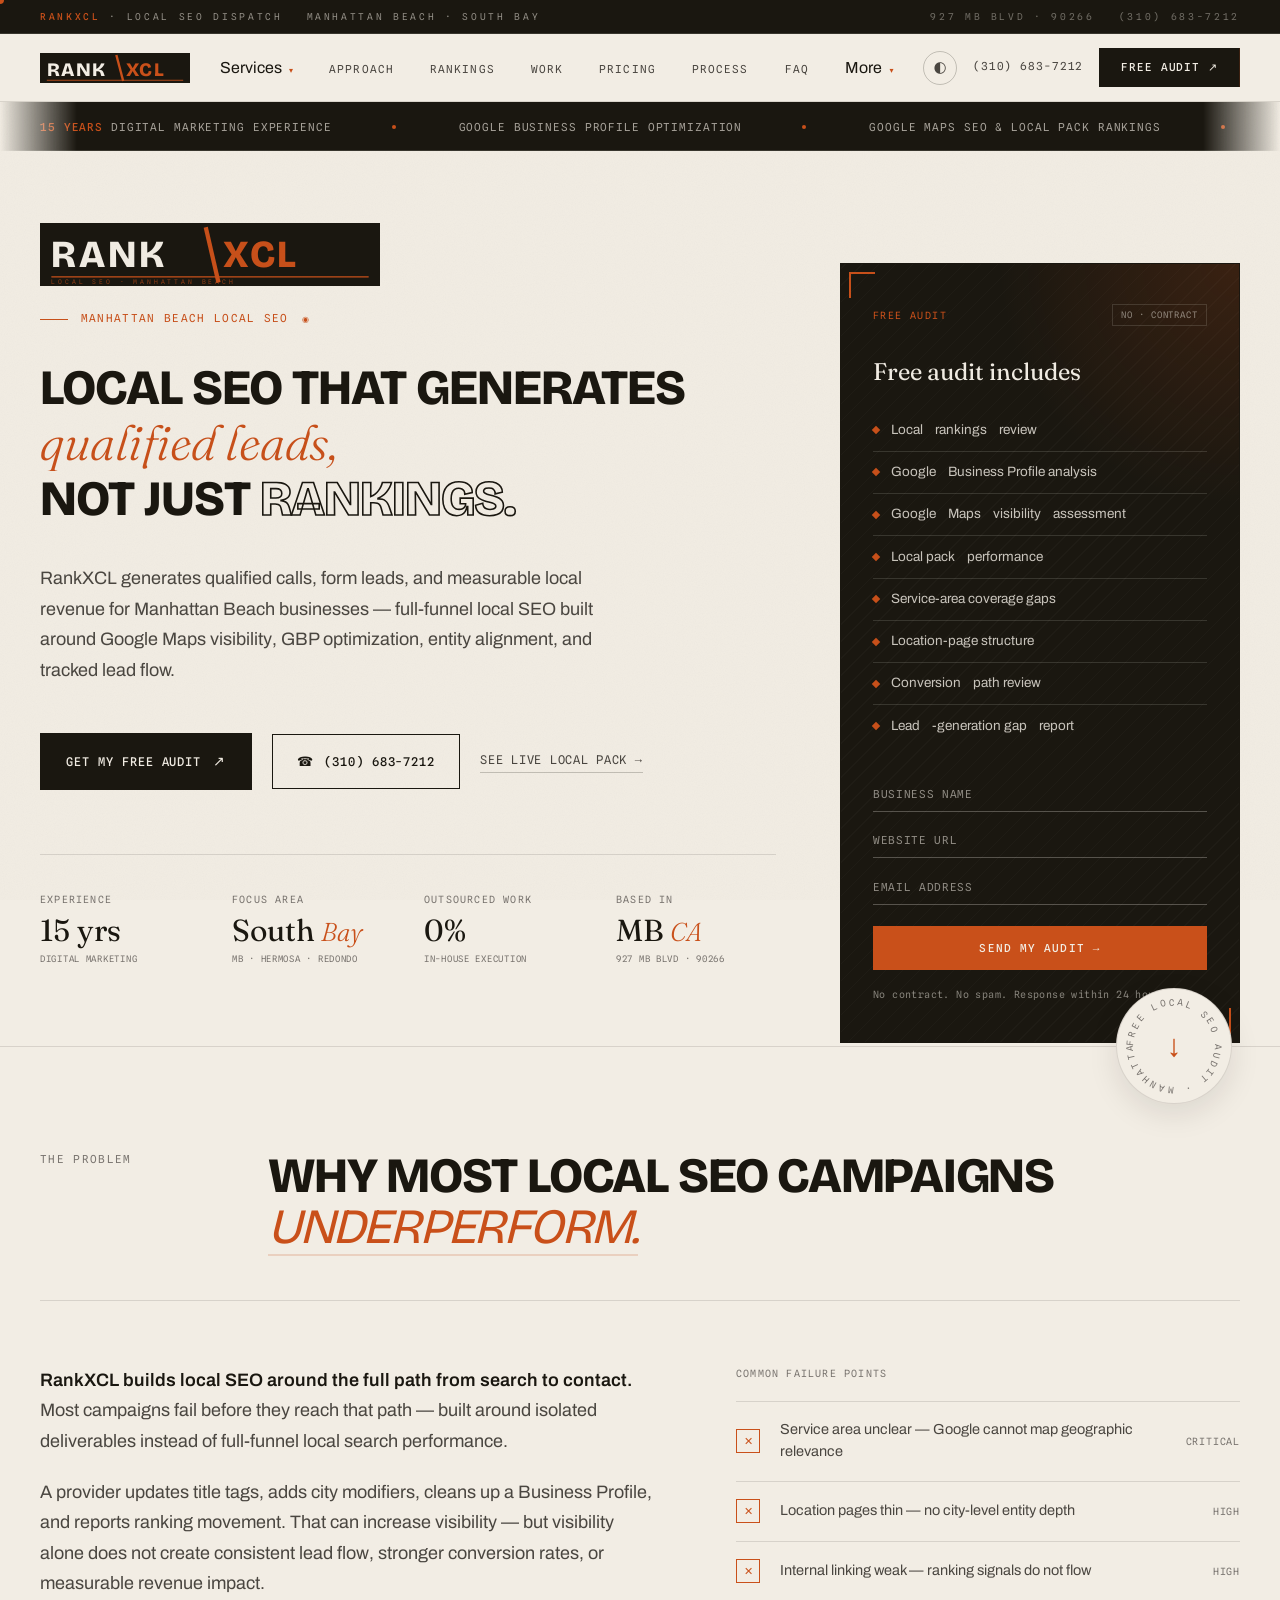
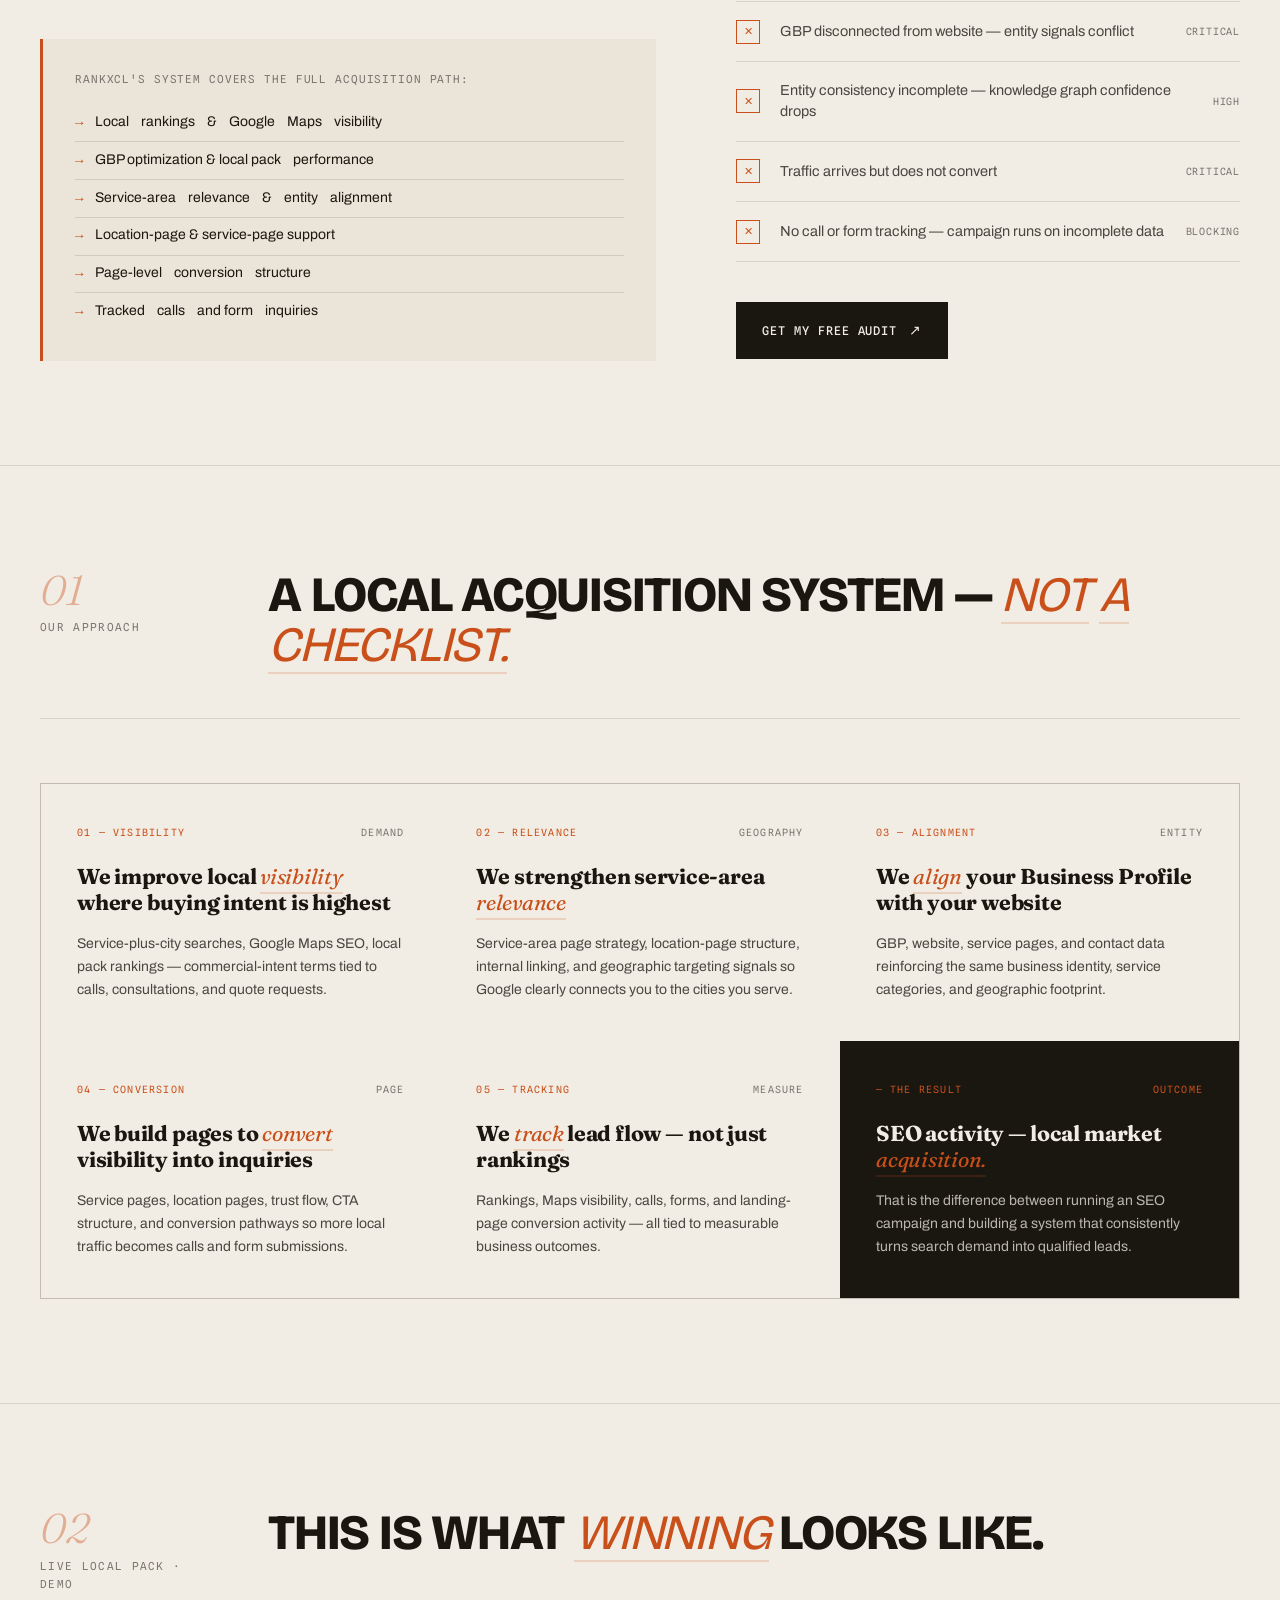
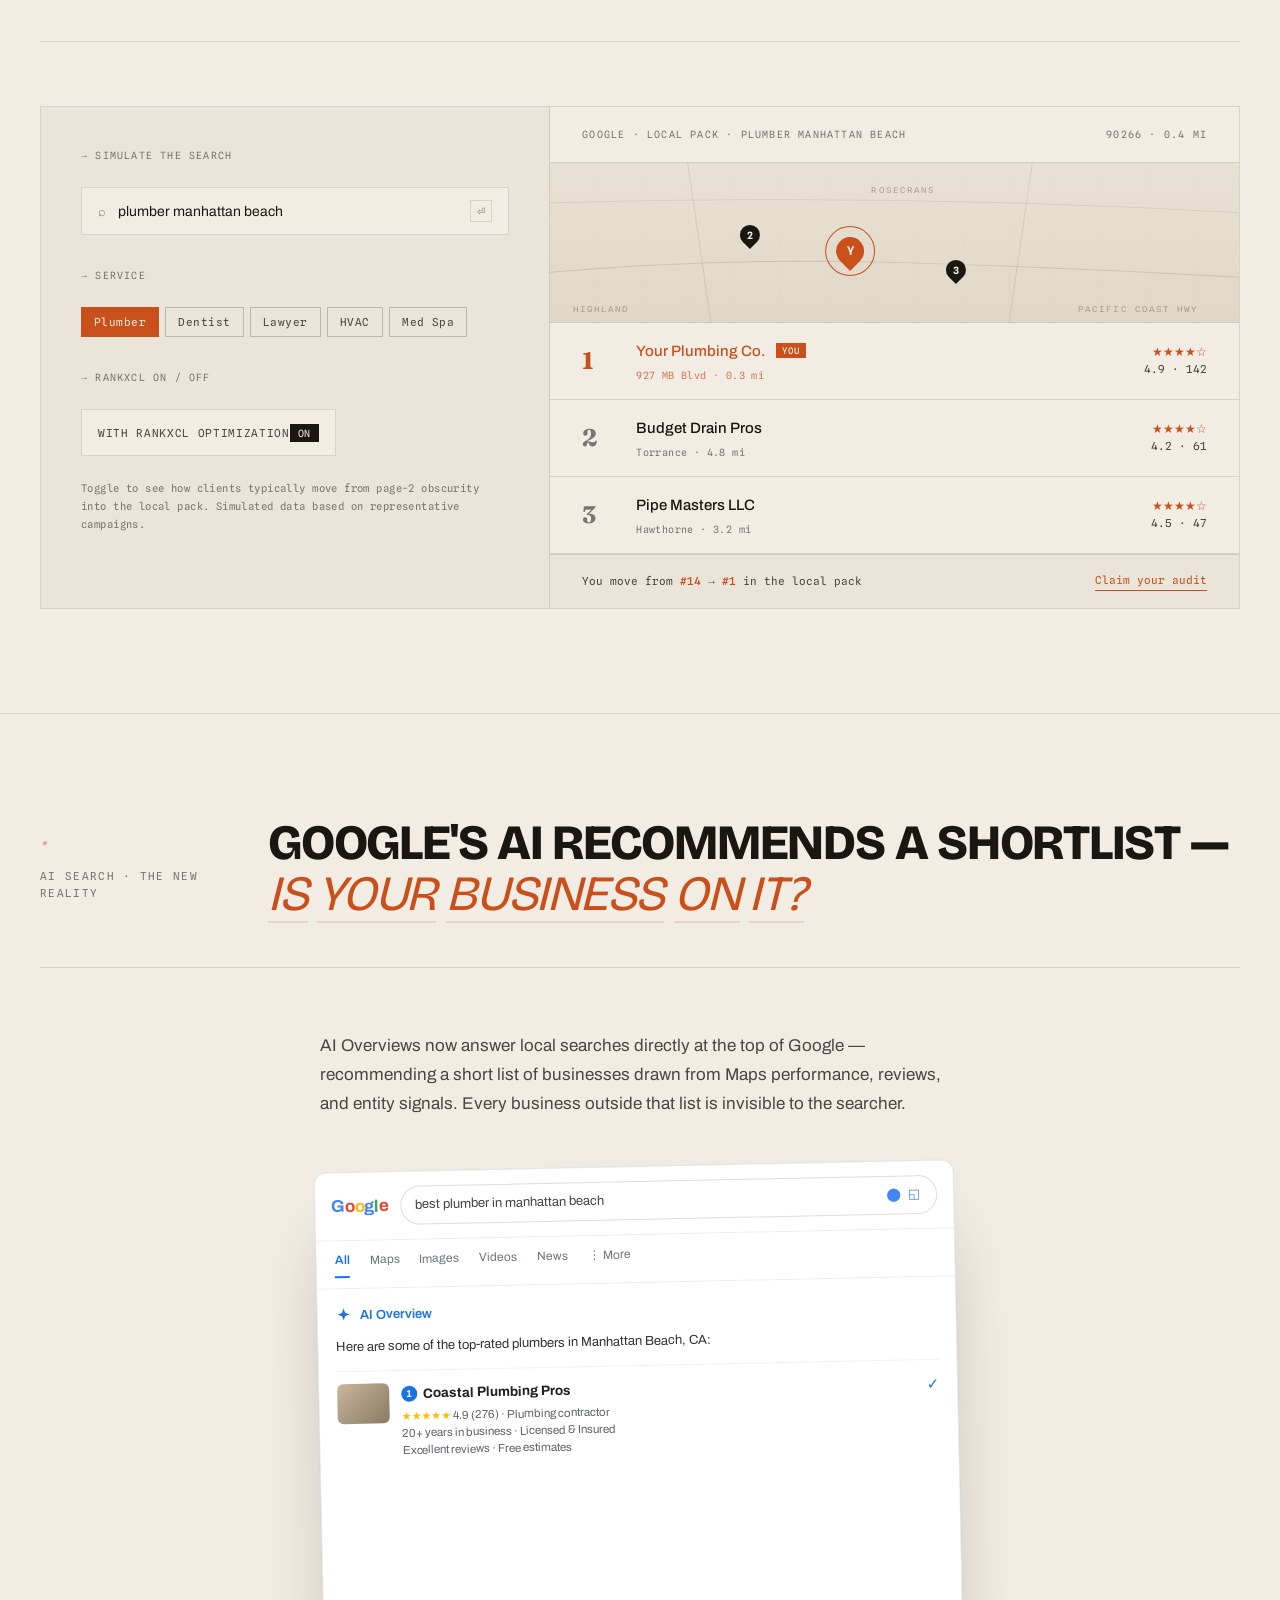
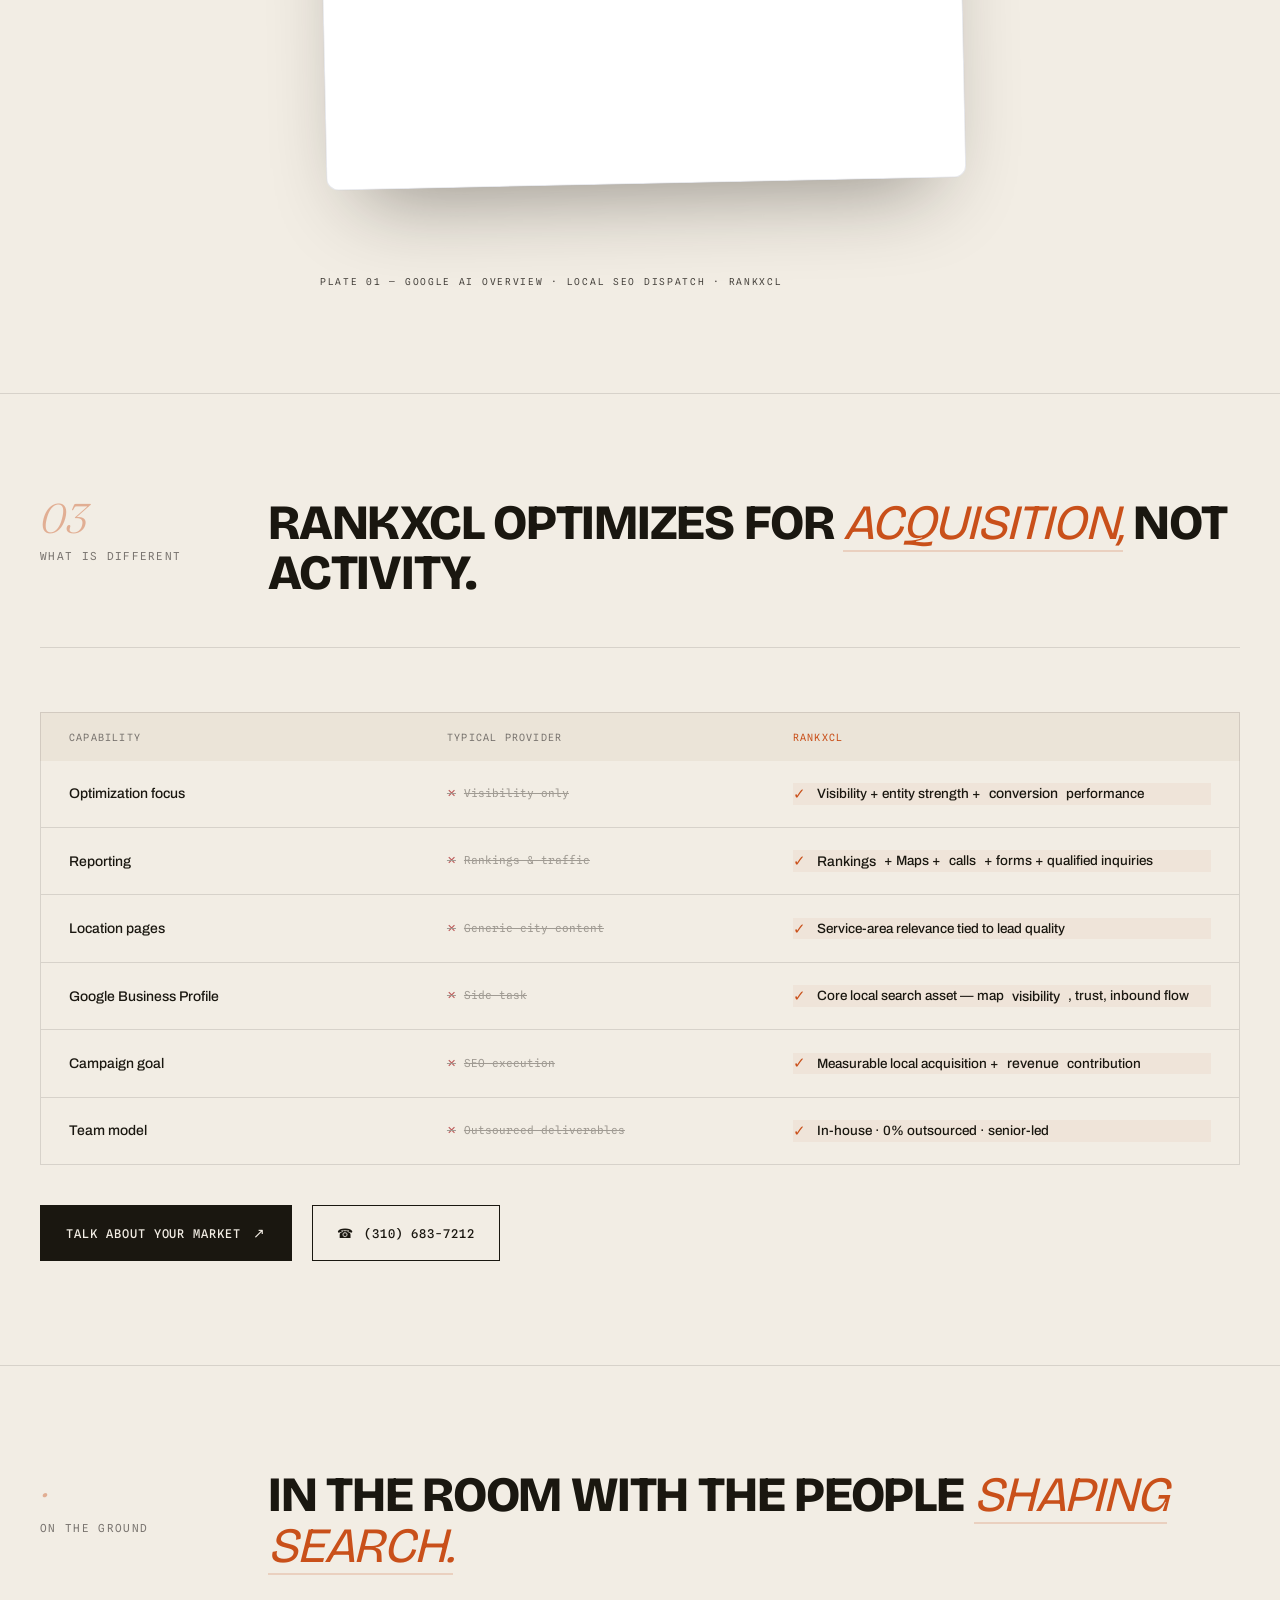
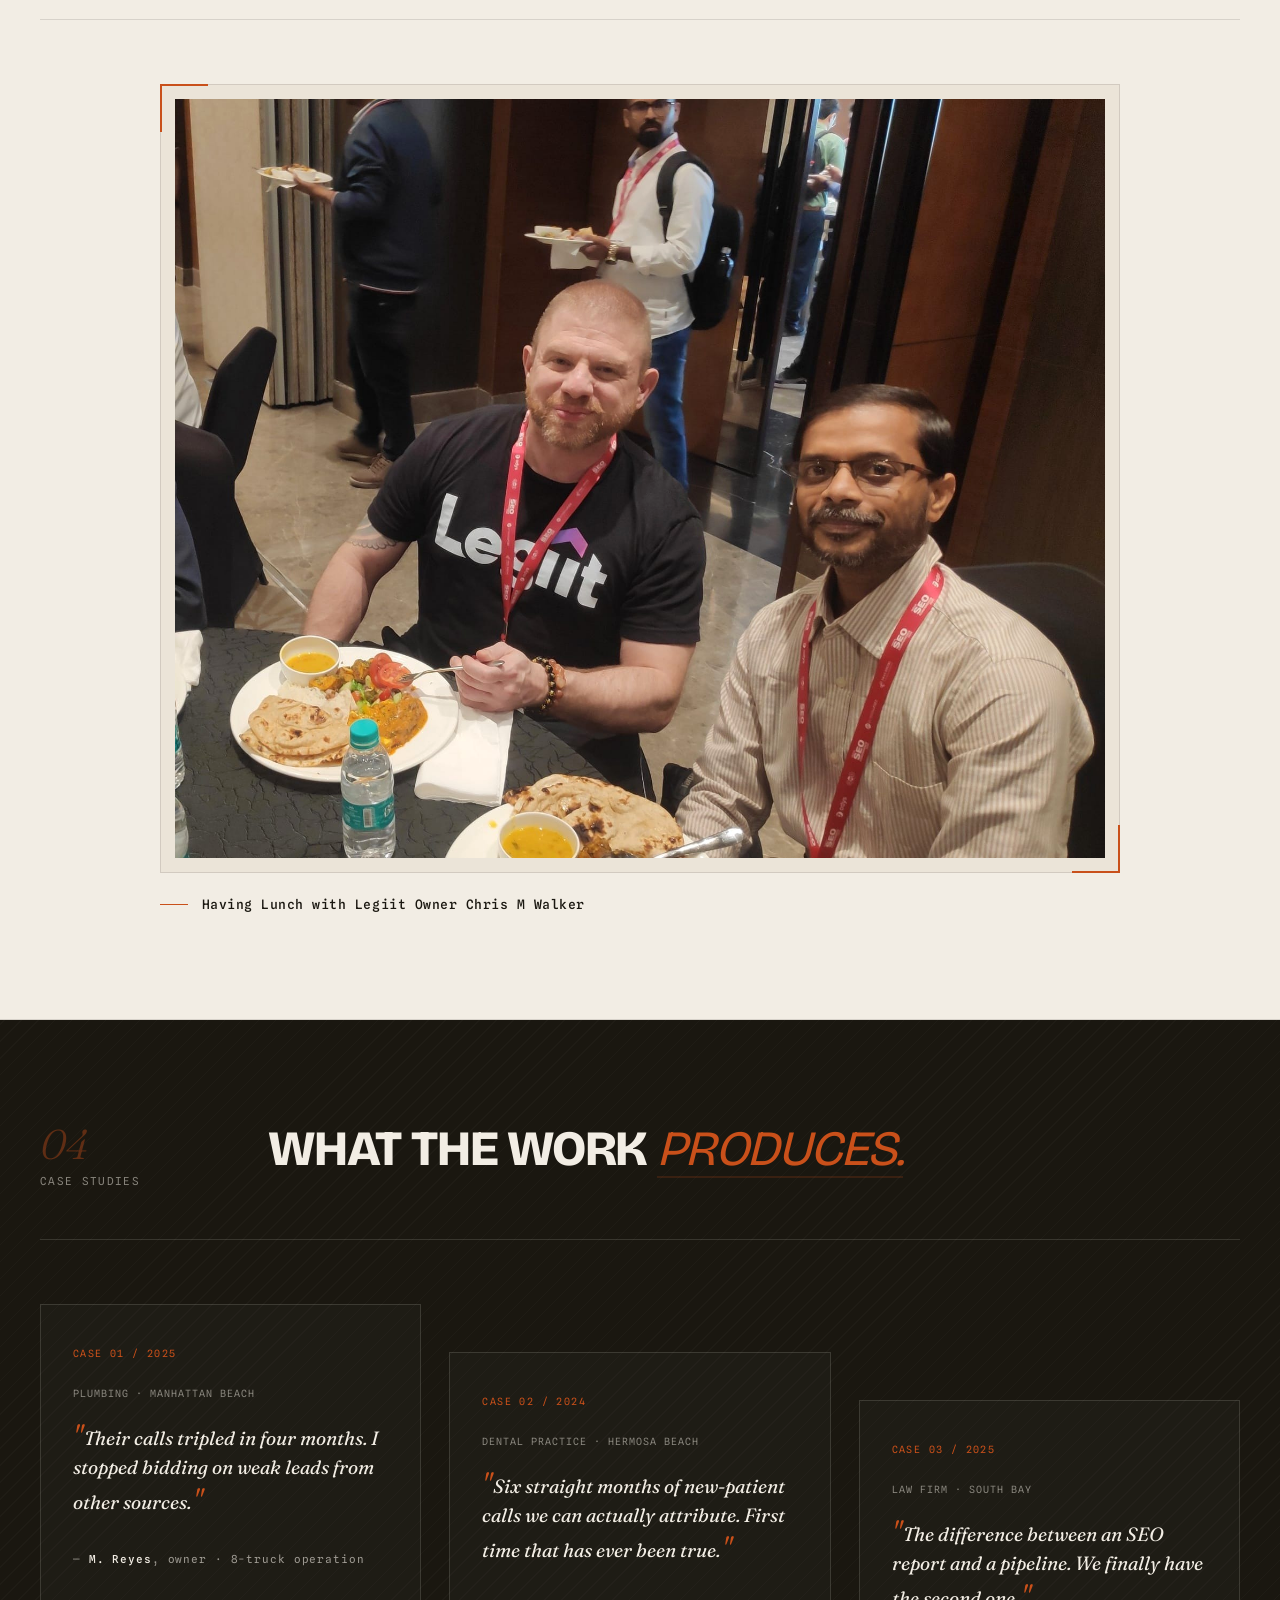
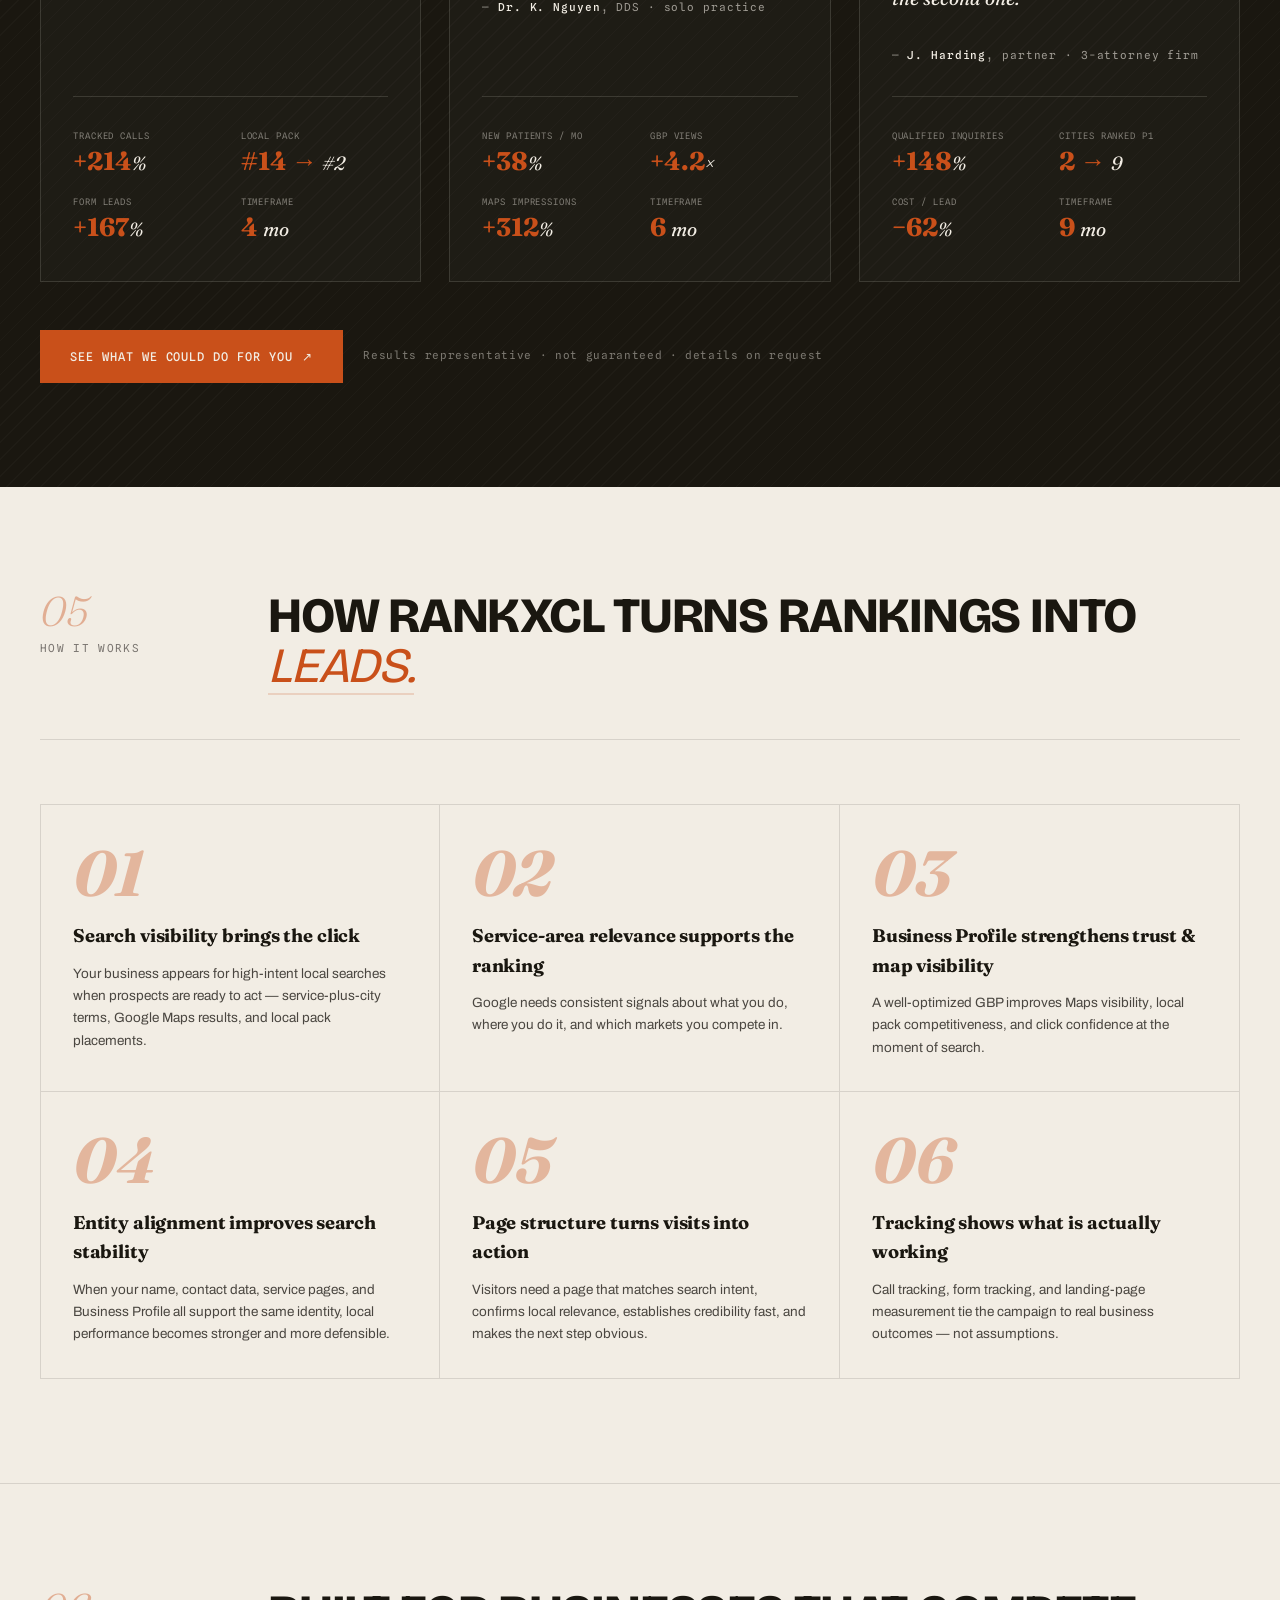
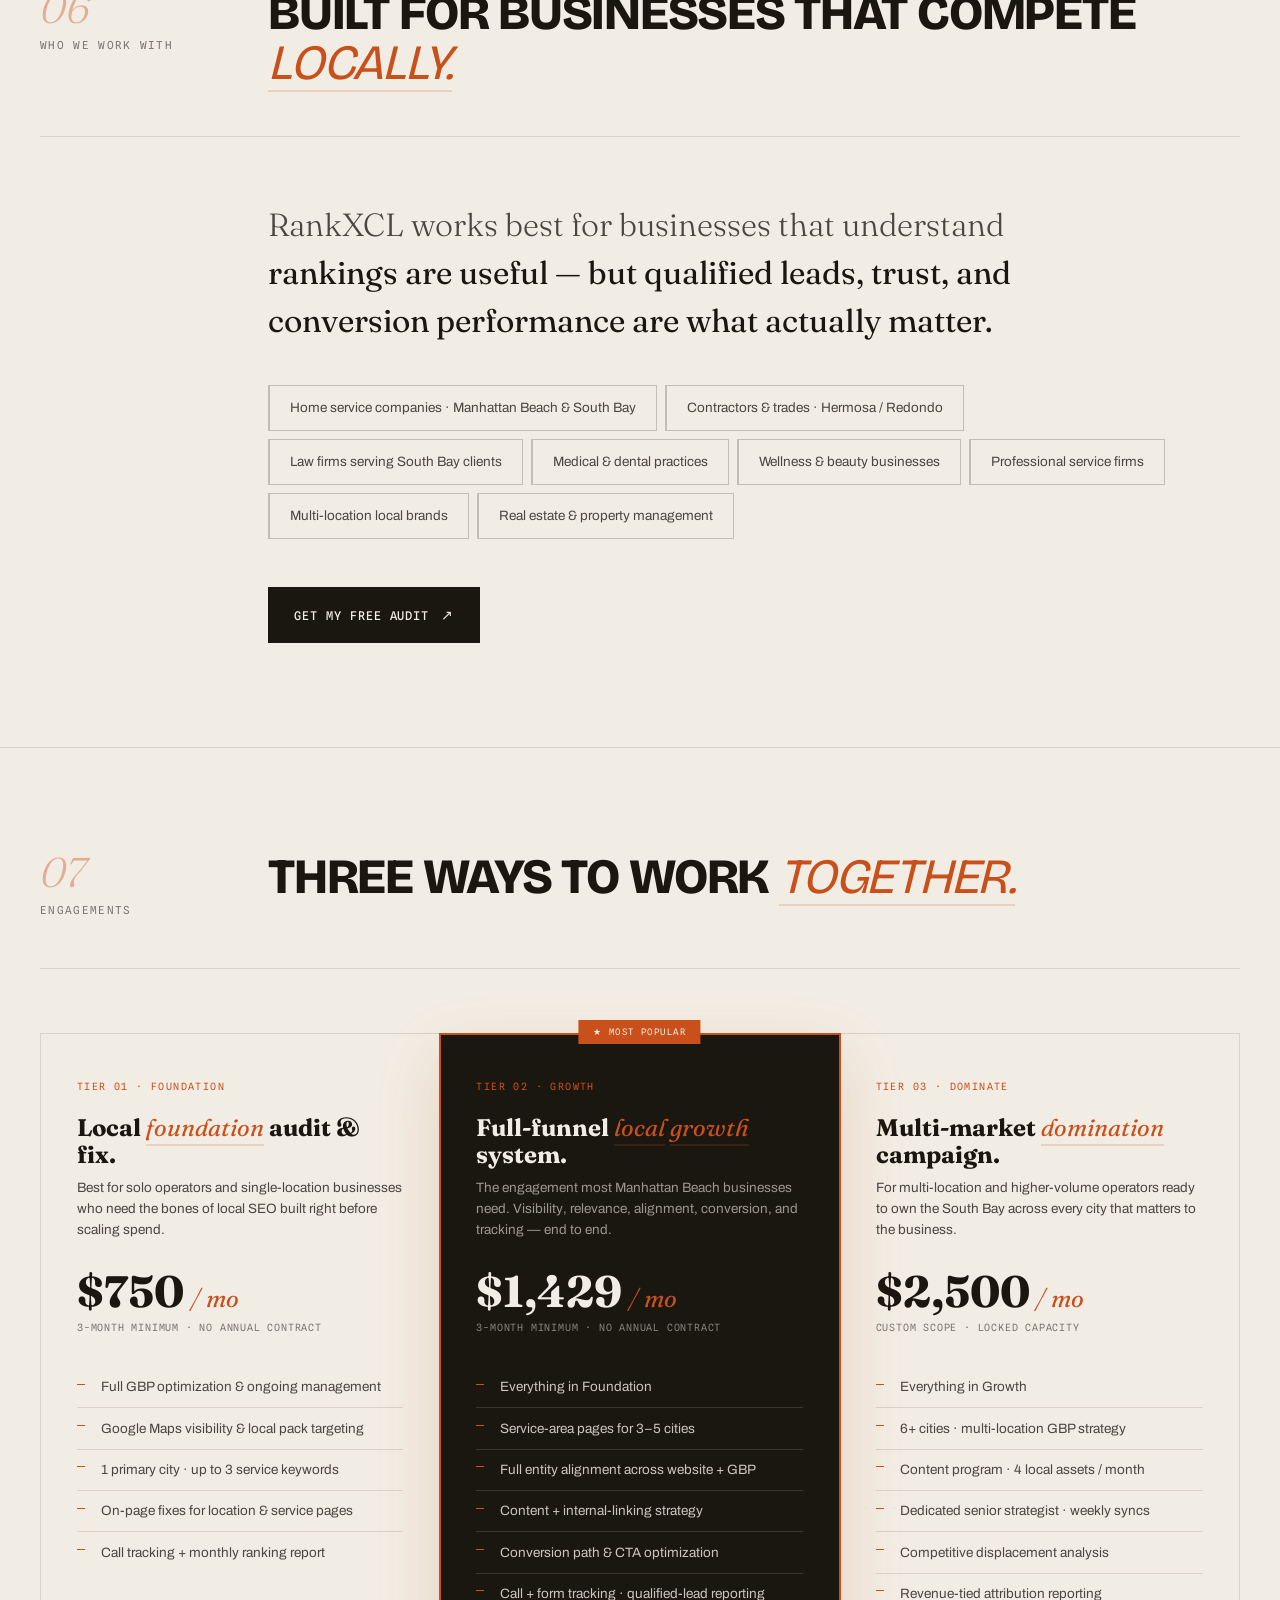
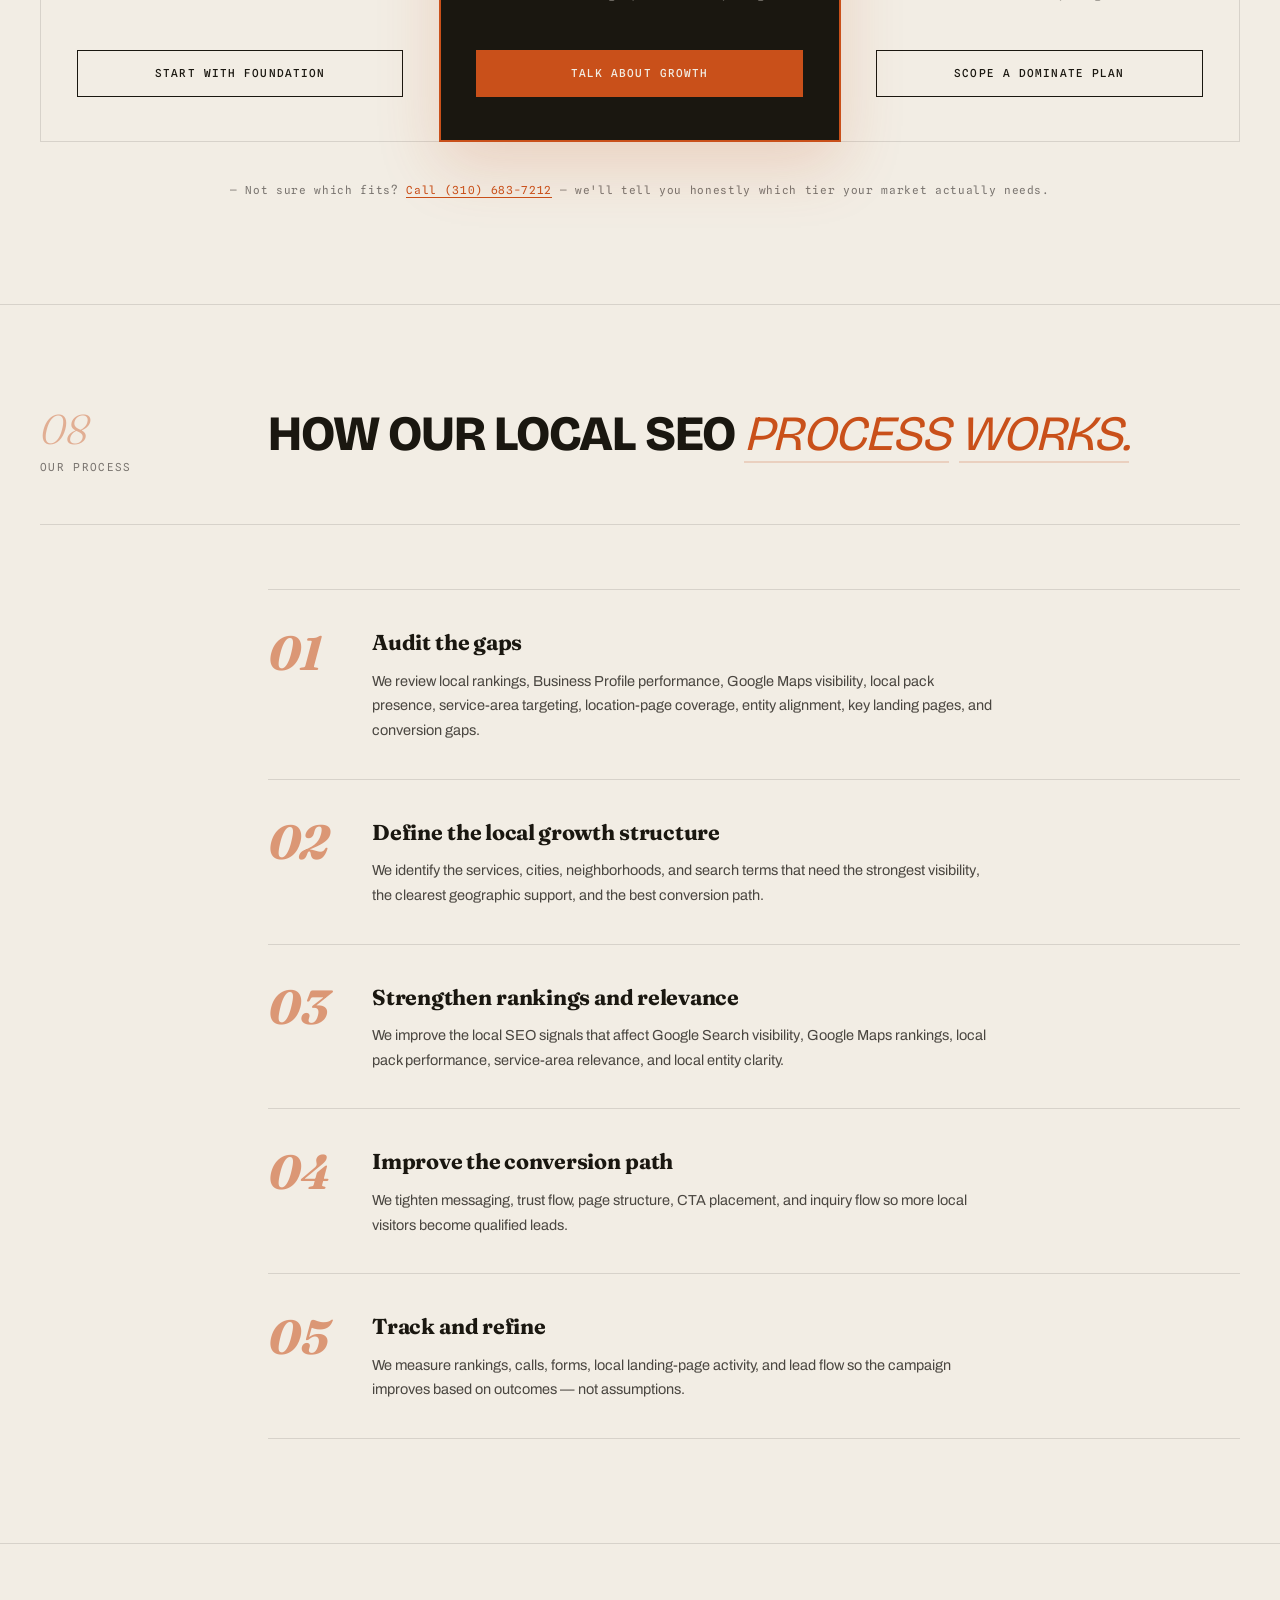
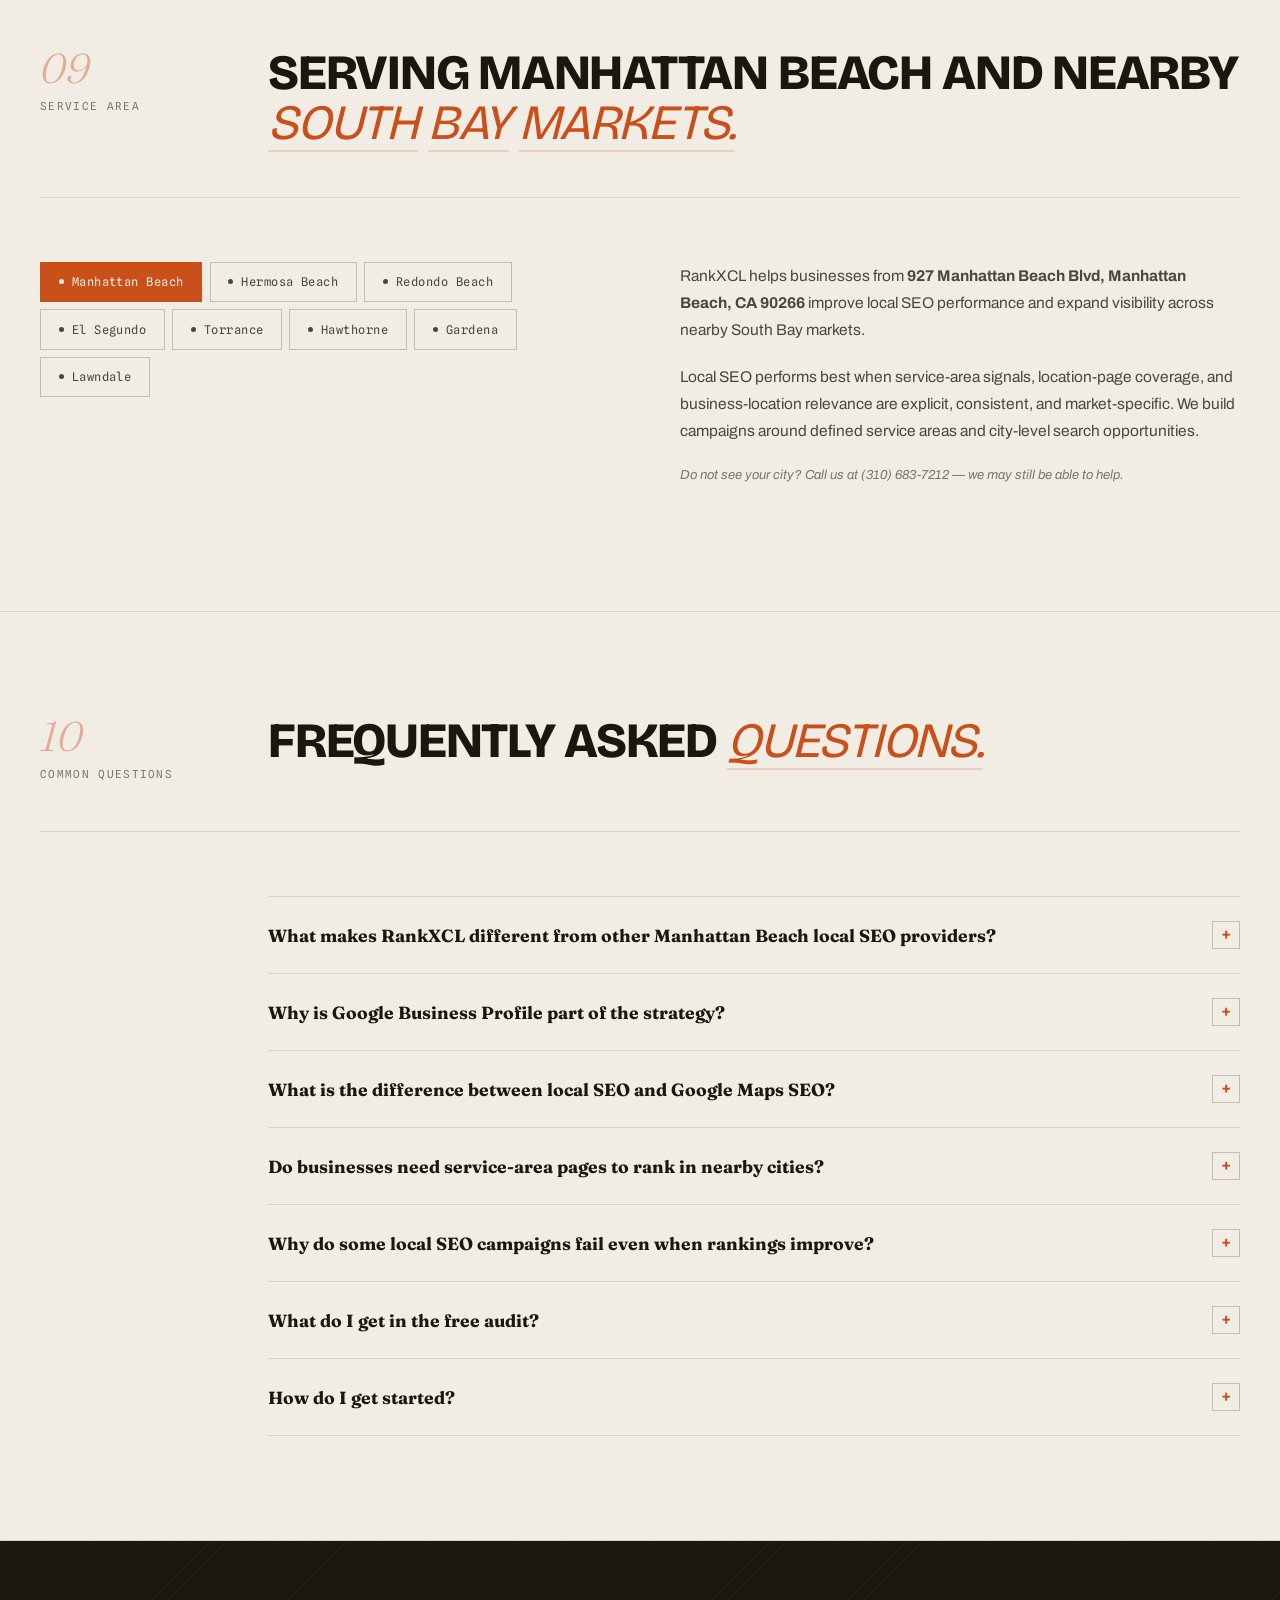
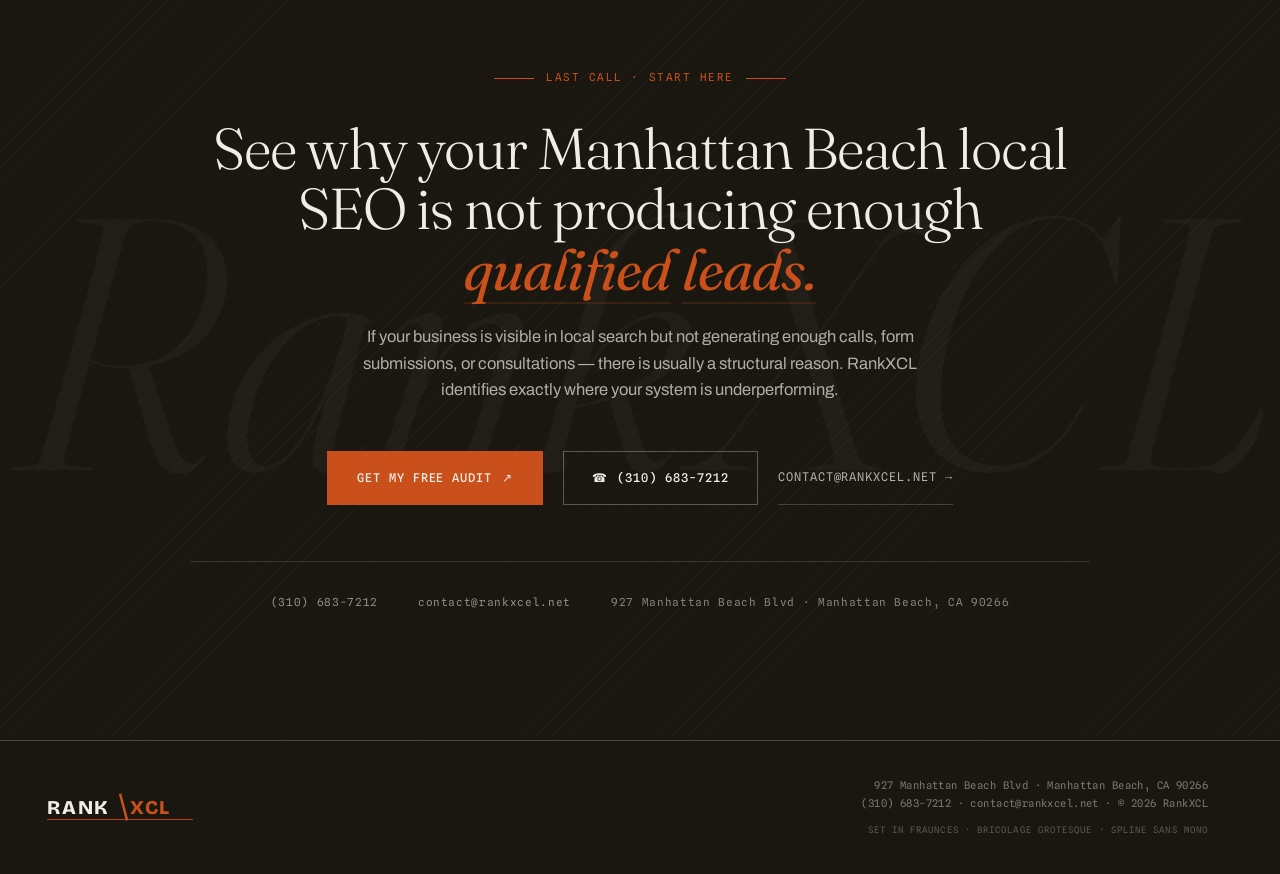
<file: index.html>
<!DOCTYPE html>
<html lang="en">
<head>
<meta charset="UTF-8">
<meta name="viewport" content="width=device-width, initial-scale=1.0">
<title>RankXCL — Local SEO for Manhattan Beach Businesses</title>
<meta name="description" content="RankXCL helps Manhattan Beach businesses generate tracked calls, qualified form leads, and measurable local revenue through full-funnel local SEO.">
<!-- Open Graph -->
<meta property="og:title" content="RankXCL — Local SEO for Manhattan Beach Businesses">
<meta property="og:description" content="Full-funnel local SEO that generates qualified calls, leads, and measurable revenue. Manhattan Beach & South Bay.">
<meta property="og:type" content="website">
<meta property="og:url" content="https://rankxcl.net/">
<meta property="og:image" content="https://rankxcl.net/uploads/og-image.png">
<meta name="twitter:card" content="summary_large_image">
<meta name="twitter:title" content="RankXCL — Local SEO for Manhattan Beach">
<meta name="twitter:description" content="Full-funnel local SEO that generates qualified calls, leads, and measurable revenue.">
<link rel="preconnect" href="https://fonts.googleapis.com">
<link rel="preconnect" href="https://fonts.gstatic.com" crossorigin>
<link href="https://fonts.googleapis.com/css2?family=Fraunces:ital,opsz,wght@0,9..144,300;0,9..144,400;0,9..144,600;1,9..144,300;1,9..144,400;1,9..144,600&family=Bricolage+Grotesque:wght@600;700;800&family=Archivo:wght@400;500;600&family=Spline+Sans+Mono:wght@400;500&family=Caveat:wght@600&display=swap" rel="stylesheet">
<script>try{if(localStorage.getItem('rxcl-theme')==='dark')document.documentElement.setAttribute('data-theme','dark')}catch(e){}</script>
<style>
:root {
  --cream: #f2ede4;
  --cream2: #ebe4d8;
  --cream3: #e2d9c9;
  --ink: #1a1710;
  --ink2: #4a4640;
  --ink3: #7a7570;
  --ink4: #a09b93;
  --orange: #c9501a;
  --orange-d: #8a3410;
  --orange-b: #e0621f;
  --orange2: rgba(201,80,26,0.12);
  --border: rgba(26,23,16,0.12);
  --border2: rgba(26,23,16,0.22);
  --border-l: rgba(242,237,228,0.14);
  --font-serif: 'Fraunces', Georgia, serif;
  --font-grot: 'Bricolage Grotesque', system-ui, sans-serif;
  --font-sans: 'Archivo', system-ui, sans-serif;
  --font-mono: 'Spline Sans Mono', ui-monospace, monospace;
  --ease: cubic-bezier(.16,1,.3,1);
}

/* ============ DARK MODE — the night edition (warm ink, same signature) ============ */
[data-theme="dark"] {
  --cream: #14110c;
  --cream2: #1d1812;
  --cream3: #262017;
  --ink: #f2ede4;
  --ink2: #cfc8bb;
  --ink3: #9a9285;
  --ink4: #736c60;
  --orange: #e0621f;
  --orange-d: #b0490f;
  --orange-b: #f07a35;
  --orange2: rgba(224,98,31,0.14);
  --border: rgba(242,237,228,0.13);
  --border2: rgba(242,237,228,0.26);
}
/* Brand panels are mode-invariant: re-scope the daylight tokens inside them so
   their interiors (incl. literal cream-alpha text) render exactly as light mode,
   on a slightly lifted ink for separation from the page. */
[data-theme="dark"] .folio, [data-theme="dark"] .ticker, [data-theme="dark"] .audit-card,
[data-theme="dark"] .section-dark, [data-theme="dark"] .final-cta,
[data-theme="dark"] .pricing-card.featured, [data-theme="dark"] footer,
[data-theme="dark"] .curtain, [data-theme="dark"] #tweaks, [data-theme="dark"] .approach-result {
  --cream: #f2ede4; --cream2: #ebe4d8; --cream3: #e2d9c9;
  --ink: #201b13;
  --ink2: #4a4640; --ink3: #7a7570;
  --orange: #e0621f; --orange-d: #8a3410; --orange2: rgba(201,80,26,0.12);
}
[data-theme="dark"] nav { background: rgba(18,15,11,0.94); }
[data-theme="dark"] body::before { filter: invert(1); mix-blend-mode: screen; opacity: .15; }

/* theme toggle chip */
#theme-toggle {
  width: 34px; height: 34px;
  display: inline-flex; align-items: center; justify-content: center;
  background: none; border: 0.75px solid var(--border2);
  border-radius: 50%;
  color: var(--ink2); font-size: 15px; line-height: 1;
  cursor: pointer; padding: 0;
  transition: color .2s, border-color .2s, transform .55s var(--ease);
}
#theme-toggle:hover { color: var(--orange); border-color: var(--orange); transform: rotate(180deg); }
#theme-toggle:focus-visible { outline: 2px solid var(--orange); outline-offset: 2px; }
*, *::before, *::after { box-sizing: border-box; margin: 0; padding: 0; }
html { scroll-behavior: smooth; }
body {
  background: var(--cream);
  color: var(--ink);
  font-family: var(--font-sans);
  font-size: 16px;
  line-height: 1.6;
  -webkit-font-smoothing: antialiased;
  overflow-x: hidden;
}
body.cursor-fx { cursor: none; }
a, button { font-family: inherit; color: inherit; }

/* grain overlay for texture */
body::before {
  content: '';
  position: fixed; inset: 0;
  pointer-events: none; z-index: 3;
  opacity: .35;
  background-image: url("data:image/svg+xml;utf8,<svg xmlns='http://www.w3.org/2000/svg' width='200' height='200'><filter id='n'><feTurbulence type='fractalNoise' baseFrequency='0.9' numOctaves='2' stitchTiles='stitch'/><feColorMatrix values='0 0 0 0 0.1 0 0 0 0 0.09 0 0 0 0 0.06 0 0 0 0.08 0'/></filter><rect width='100%' height='100%' filter='url(%23n)'/></svg>");
  mix-blend-mode: multiply;
}

/* CURSOR */
#cursor, #cursor-ring { display: none; }
body.cursor-fx #cursor, body.cursor-fx #cursor-ring { display: block; }
#cursor {
  position: fixed; width: 8px; height: 8px;
  background: var(--orange);
  border-radius: 50%;
  pointer-events: none; z-index: 10000;
  transform: translate(-50%,-50%);
  transition: width .18s, height .18s, background .18s;
}
#cursor-ring {
  position: fixed; width: 32px; height: 32px;
  border: 1px solid rgba(201,80,26,0.4);
  border-radius: 50%;
  pointer-events: none; z-index: 9999;
  transform: translate(-50%,-50%);
  transition: width .2s, height .2s, border-color .2s;
}
body.cursor-fx a, body.cursor-fx button, body.cursor-fx .magic-word, body.cursor-fx .city, body.cursor-fx .pack-row, body.cursor-fx .faq-q { cursor: none; }

#fx-canvas {
  position: fixed; inset: 0;
  width: 100%; height: 100%;
  pointer-events: none; z-index: 500;
}

/* FOLIO STRIP (print-metaphor utility line above the nav) */
.folio {
  background: var(--ink); color: rgba(242,237,228,0.55);
  border-bottom: 0.75px solid var(--border-l);
  height: 34px; display: flex; align-items: center; justify-content: space-between;
  padding: 0 2.5rem;
  font-family: var(--font-mono); font-size: 9.5px; letter-spacing: .28em; text-transform: uppercase;
}
.folio .folio-l, .folio .folio-r { display: flex; gap: 1.5rem; align-items: center; }
.folio b { color: var(--orange); font-weight: 500; }
.folio .folio-r { color: rgba(242,237,228,0.4); }
@media (max-width: 780px) { .folio { padding: 0 1.25rem; font-size: 8.5px; letter-spacing: .18em; } .folio .folio-r { display: none; } }

/* NAV */
nav {
  position: sticky; top: 0; z-index: 600;
  background: rgba(242,237,228,0.96);
  backdrop-filter: blur(12px); -webkit-backdrop-filter: blur(12px);
  border-bottom: 0.75px solid var(--border);
  padding: 0 2.5rem;
  display: flex; align-items: center; justify-content: space-between;
  height: 68px;
}
.nav-logo {
  display: inline-flex; align-items: baseline; gap: 0;
  font-family: var(--font-grot);
  font-size: 22px; font-weight: 800;
  letter-spacing: -.5px;
  text-decoration: none; color: var(--ink);
}
.nav-logo em { font-style: italic; font-weight: 400; color: var(--orange); }
.nav-logo .dot { width: 5px; height: 5px; background: var(--orange); border-radius: 50%; margin: 0 .35rem .4rem; display: inline-block; }
.nav-links { display: flex; gap: 2.25rem; list-style: none; align-items: center; }
.nav-links > li { position: relative; }
.nav-links .has-sub > a::after, .nav-links .has-sub > .nav-trigger::after {
  content: ' ▾'; font-size: 8px; margin-left: .35rem; color: var(--orange);
}
.nav-sub {
  position: absolute; top: 100%; left: -1rem;
  padding-top: 8px;
  background: transparent;
  list-style: none; z-index: 700;
  opacity: 0; visibility: hidden;
  transform: translateY(-4px);
  transition: opacity .2s ease, transform .2s ease, visibility .2s;
  pointer-events: none;
  min-width: 220px;
}
.nav-sub::before {
  content: '';
  position: absolute; inset: 8px 0 0 0;
  background: var(--cream);
  border: 0.75px solid var(--border);
  box-shadow: 0 14px 40px rgba(0,0,0,0.08);
  z-index: -1;
}
.nav-links .has-sub:hover .nav-sub {
  opacity: 1; visibility: visible;
  transform: translateY(0);
  pointer-events: auto;
}
.nav-sub li { padding: 0; }
.nav-sub a {
  display: block; padding: .65rem 1.1rem;
  font-family: var(--font-mono); font-size: 11px; letter-spacing: .1em; text-transform: uppercase;
  color: var(--ink2); text-decoration: none; position: static;
}
.nav-sub a::after { display: none; }
.nav-sub a:hover { background: var(--cream2); color: var(--orange); }
.nav-trigger { background: none; border: none; padding: 0; cursor: pointer; font: inherit; }
body.cursor-fx .nav-trigger { cursor: none; }
.nav-links a {
  font-family: var(--font-mono);
  font-size: 11px; letter-spacing: .1em; text-transform: uppercase;
  color: var(--ink2); text-decoration: none;
  position: relative; padding: 4px 0;
  transition: color .2s;
}
.nav-links a::after {
  content: ''; position: absolute; left: 0; right: 0; bottom: 0;
  height: 1px; background: var(--orange);
  transform: scaleX(0); transform-origin: left;
  transition: transform .25s ease;
}
.nav-links a:hover { color: var(--ink); }
.nav-links a:hover::after { transform: scaleX(1); }
.nav-right { display: flex; gap: 1rem; align-items: center; }
.nav-phone {
  font-family: var(--font-mono);
  font-size: 11px; letter-spacing: .08em;
  color: var(--ink2); text-decoration: none;
  padding: 6px 0;
  border-bottom: 1px solid transparent;
  transition: border-color .2s, color .2s;
}
.nav-phone:hover { color: var(--orange); border-color: var(--orange); }
.nav-cta {
  font-family: var(--font-mono);
  font-size: 11px; font-weight: 500;
  letter-spacing: .08em; text-transform: uppercase;
  color: var(--cream);
  background: var(--ink);
  border: none;
  padding: 11px 22px;
  text-decoration: none;
  position: relative; overflow: hidden;
  display: inline-flex; align-items: center; gap: .5rem;
  transition: background .2s;
}
.nav-cta::after { content: '↗'; transition: transform .2s; }
.nav-cta:hover::after { transform: translate(2px,-2px); }

/* TICKER */
.ticker {
  background: var(--ink);
  padding: 11px 0;
  overflow: hidden;
  white-space: nowrap;
  border-bottom: 1px solid var(--border-l);
  -webkit-mask-image: linear-gradient(to right, transparent 0%, black 6%, black 94%, transparent 100%);
  mask-image: linear-gradient(to right, transparent 0%, black 6%, black 94%, transparent 100%);
}
.ticker-inner { display: inline-block; animation: ticker 42s linear infinite; }
.ticker:hover .ticker-inner { animation-play-state: paused; }
.ticker-inner span {
  font-family: var(--font-mono);
  font-size: 11px; letter-spacing: .08em;
  color: rgba(242,237,228,0.65);
  text-transform: uppercase;
  margin: 0 2.5rem;
}
.ticker-inner span b { color: var(--orange); font-weight: 500; }
.ticker-inner .dot { display: inline-block; width: 4px; height: 4px; background: var(--orange); border-radius: 50%; margin: 0 1.25rem; vertical-align: middle; }
@keyframes ticker { from { transform: translateX(0); } to { transform: translateX(-50%); } }

/* ============ HERO ============ */
.hero {
  padding: 4.5rem 2.5rem 5rem;
  position: relative;
  border-bottom: 0.75px solid var(--border);
}
/* rotating seal — breaks the hero → next-section boundary (Phase 3) */
.hero-seal {
  position: absolute; right: 3rem; bottom: -58px; z-index: 40;
  width: 116px; height: 116px;
  pointer-events: none;
}
.hero-seal .seal-disc {
  position: absolute; inset: 0;
  background: var(--cream); border: 0.75px solid var(--border);
  border-radius: 50%;
  box-shadow: 0 10px 30px rgba(26,23,16,.10);
}
.hero-seal svg.seal-ring { position: absolute; inset: 0; width: 100%; height: 100%; animation: sealSpin 20s linear infinite; }
.hero-seal .seal-arrow {
  position: absolute; inset: 0; display: flex; align-items: center; justify-content: center;
  color: var(--orange); font-size: 20px;
}
@keyframes sealSpin { to { transform: rotate(360deg); } }
@media (max-width: 900px) { .hero-seal { display: none; } }
.hero-grid {
  display: grid;
  grid-template-columns: minmax(0, 1fr) 400px;
  gap: 4rem;
  align-items: start;
  max-width: 1400px;
  margin: 0 auto;
}
.hero-meta {
  font-family: var(--font-mono);
  font-size: 10px; letter-spacing: .16em; text-transform: uppercase;
  color: var(--ink3);
  display: flex; justify-content: space-between;
  max-width: 1400px; margin: 0 auto 3rem;
  padding-bottom: 1.25rem;
  border-bottom: 0.75px solid var(--border);
}
.hero-meta span b { color: var(--ink); font-weight: 500; }
.hero-meta span em { color: var(--orange); font-style: normal; }

.hero-tag {
  font-family: var(--font-mono);
  font-size: 11px; letter-spacing: .12em; text-transform: uppercase;
  color: var(--orange);
  margin-bottom: 2rem;
  display: flex; align-items: center; gap: .8rem;
}
.hero-tag::before { content: ''; display: block; width: 28px; height: 1px; background: var(--orange); }
.hero-tag::after { content: '◉'; font-size: 8px; }

.hero h1 {
  font-size: clamp(2.05rem, 3.85vw, 3.95rem);
  line-height: 1.02;
  letter-spacing: -.03em;
  color: var(--ink);
  margin-bottom: 2.25rem;
}
/* mixed grot x serif collision + line-mask rise (the signature) */
.hero h1 .ln { display: block; overflow: hidden; padding: .055em 0; }
.hero h1 .ln > span {
  display: block; white-space: nowrap;
  transform: translateY(108%);
  animation: hlUp 1.05s var(--ease) forwards;
}
.hero h1 .ln.l1 > span { animation-delay: 1.18s; }
.hero h1 .ln.l2 > span { animation-delay: 1.28s; }
.hero h1 .ln.l3 > span { animation-delay: 1.38s; }
@keyframes hlUp { to { transform: translateY(0); } }
.hero h1 .grot {
  font-family: var(--font-grot); font-weight: 800;
  text-transform: uppercase; letter-spacing: -.02em;
}
.hero h1 .ser {
  font-family: var(--font-serif); font-weight: 300; font-style: italic;
  color: var(--orange); letter-spacing: -.01em;
}
.hero h1 .out {
  -webkit-text-stroke: 1.6px var(--ink); -webkit-text-fill-color: transparent;
  text-stroke: 1.6px var(--ink);
}
/* legacy em fallback (kept for JS-off / other uses) */
.hero h1 em { font-style: italic; font-weight: 300; color: var(--orange); font-family: var(--font-serif); }
/* narrow: let masked lines wrap instead of clipping (Phase 5.9 responsive trap) */
@media (max-width: 640px) {
  .hero h1 { font-size: clamp(1.85rem, 8.2vw, 2.5rem); }
  .hero h1 .ln { overflow: visible; }
  .hero h1 .ln > span { white-space: normal; transform: none; animation: none; }
}
/* hero load beats — fade-rise, overlapping the headline (Phase 5.4) */
.hero-rise { opacity: 0; transform: translateY(26px); animation: heroRise .95s var(--ease) forwards; }
.hero-rise.b1 { animation-delay: 1.62s; }
.hero-rise.b2 { animation-delay: 1.78s; }
.hero-rise.b3 { animation-delay: 1.92s; }
.hero-rise.b4 { animation-delay: 2.02s; }
@keyframes heroRise { to { opacity: 1; transform: none; } }

.hero-body {
  font-size: 18px; line-height: 1.7;
  color: var(--ink2);
  max-width: 560px;
  margin-bottom: 3rem;
}
.hero-body strong { color: var(--ink); font-weight: 600; }

.hero-ctas { display: flex; align-items: center; gap: 1.25rem; flex-wrap: wrap; }
.btn-primary {
  background: var(--ink);
  color: var(--cream);
  font-family: var(--font-mono);
  font-size: 12px; font-weight: 500;
  letter-spacing: .08em; text-transform: uppercase;
  border: none;
  padding: 17px 26px;
  text-decoration: none;
  display: inline-flex; align-items: center; gap: .75rem;
  position: relative; overflow: hidden;
  transition: background .2s;
}
.btn-primary::after { content: '↗'; font-size: 14px; transition: transform .25s; }
.btn-primary:hover::after { transform: translate(3px,-3px); }
.btn-secondary {
  background: transparent;
  color: var(--ink);
  font-family: var(--font-mono);
  font-size: 12px; font-weight: 500;
  letter-spacing: .08em; text-transform: uppercase;
  border: 1px solid var(--ink);
  padding: 16px 24px;
  text-decoration: none;
  display: inline-flex; align-items: center; gap: .6rem;
  transition: background .2s, color .2s;
}
.btn-secondary::before { content: '☎'; font-size: 13px; }
.btn-secondary:hover { background: var(--ink); color: var(--cream); }
.btn-ghost {
  font-family: var(--font-mono);
  font-size: 12px; letter-spacing: .06em; text-transform: uppercase;
  color: var(--ink2);
  text-decoration: none;
  border-bottom: 1px solid var(--border2);
  padding-bottom: 3px;
  transition: color .2s, border-color .2s;
}
.btn-ghost:hover { color: var(--orange); border-color: var(--orange); }

.hero-stats {
  margin-top: 4rem;
  padding-top: 2.25rem;
  border-top: 0.75px solid var(--border);
  display: grid;
  grid-template-columns: repeat(4, 1fr);
  gap: 2rem;
}
.hero-stats > div { position: relative; padding-left: 0; }
.stat-label {
  font-family: var(--font-mono);
  font-size: 10px; letter-spacing: .12em; text-transform: uppercase;
  color: var(--ink3);
  margin-bottom: .5rem;
}
.stat-val {
  font-family: var(--font-serif);
  font-size: 1.9rem; font-weight: 400;
  color: var(--ink);
  line-height: 1;
}
.stat-val em { font-style: italic; font-weight: 300; color: var(--orange); font-size: .85em; }
.stat-note { font-family: var(--font-mono); font-size: 9px; color: var(--ink3); margin-top: .4rem; letter-spacing: .08em; text-transform: uppercase; }

/* AUDIT CARD */
.audit-card {
  background: var(--ink);
  color: var(--cream);
  padding: 2.5rem 2rem;
  position: sticky;
  top: 88px;
  border: 1px solid var(--ink);
  position: relative; overflow: hidden;
  margin-top: -3rem;
}
.audit-card::before {
  content: ''; position: absolute; inset: 0;
  background:
    radial-gradient(600px circle at 100% 0%, rgba(201,80,26,0.18), transparent 40%),
    repeating-linear-gradient(-45deg, rgba(242,237,228,0.025) 0 1px, transparent 1px 12px);
  pointer-events: none;
}
.audit-card-head {
  display: flex; align-items: center; justify-content: space-between;
  margin-bottom: 2rem;
  position: relative;
}
.audit-card-title {
  font-family: var(--font-mono);
  font-size: 10px; letter-spacing: .14em; text-transform: uppercase;
  color: var(--orange);
}
.audit-card-badge {
  font-family: var(--font-mono);
  font-size: 9px; letter-spacing: .1em; text-transform: uppercase;
  color: rgba(242,237,228,0.5);
  border: 1px solid var(--border-l);
  padding: 3px 8px;
}
.audit-card h3 {
  font-family: var(--font-serif);
  font-size: 1.5rem; font-weight: 400;
  line-height: 1.15;
  margin-bottom: 1.5rem;
  position: relative;
}
.audit-card h3 em { font-style: italic; font-weight: 400; color: var(--orange); }
.audit-list { list-style: none; position: relative; margin-bottom: 1.75rem; }
.audit-item {
  display: flex; align-items: flex-start; gap: .75rem;
  padding: .7rem 0;
  border-bottom: 0.5px solid var(--border-l);
  font-family: var(--font-sans);
  font-size: 13.5px; color: rgba(242,237,228,0.82);
  line-height: 1.4;
}
.audit-item:last-of-type { border-bottom: none; }
.audit-item::before {
  content: ''; display: block;
  width: 6px; height: 6px;
  background: var(--orange);
  flex-shrink: 0; align-self: center;
  transform: rotate(45deg);
}
.audit-form {
  display: flex; flex-direction: column; gap: .6rem;
  margin-bottom: 1rem; position: relative;
}
.audit-form input {
  background: transparent;
  border: none;
  border-bottom: 1px solid rgba(242,237,228,0.28);
  padding: 10px 0;
  color: var(--cream);
  font-family: var(--font-mono);
  font-size: 13px;
  outline: none;
  transition: border-color .2s, box-shadow .2s;
}
.audit-form input::placeholder { color: rgba(242,237,228,0.55); text-transform: uppercase; font-size: 11px; letter-spacing: .06em; }
.audit-form input:focus { border-color: var(--orange); box-shadow: 0 2px 0 0 var(--orange); }
.audit-cta {
  margin-top: .75rem;
  background: var(--orange);
  color: var(--cream);
  font-family: var(--font-mono);
  font-size: 11px; font-weight: 500;
  letter-spacing: .1em; text-transform: uppercase;
  border: none;
  padding: 15px 22px;
  text-decoration: none;
  display: block; width: 100%;
  text-align: center;
  transition: background .2s;
}
.audit-cta:hover { background: var(--orange-d); }
.audit-note {
  font-family: var(--font-mono);
  font-size: 10px; color: rgba(242,237,228,0.5);
  letter-spacing: .04em;
  margin-top: 1rem; line-height: 1.6;
  position: relative;
}

/* ============ SECTIONS ============ */
section { padding: 6.5rem 2.5rem; border-bottom: 0.75px solid var(--border); position: relative; }
.section-inner { max-width: 1400px; margin: 0 auto; position: relative; }
.section-dark { background: var(--ink); color: var(--cream); border-bottom: 0; }
.section-dark .section-tag { color: rgba(242,237,228,0.5); }
.section-dark .section-title { color: var(--cream); }
.section-dark .section-title em { color: var(--orange); }
.section-head {
  display: grid;
  grid-template-columns: minmax(140px, 15%) 1fr;
  gap: 3rem;
  align-items: start;
  padding-bottom: 3rem;
  border-bottom: 0.75px solid var(--border);
  margin-bottom: 4rem;
}
.section-dark .section-head { border-bottom-color: var(--border-l); }
.section-num {
  font-family: var(--font-serif);
  font-size: 2.6rem; font-weight: 300; font-style: italic;
  color: var(--orange); opacity: .4;
  line-height: 1;
  margin-bottom: .5rem;
}
.section-tag {
  font-family: var(--font-mono);
  font-size: 11px; letter-spacing: .12em; text-transform: uppercase;
  color: var(--ink3);
}
.section-title {
  font-family: var(--font-grot);
  font-size: clamp(2rem, 3.85vw, 3.4rem);
  font-weight: 800; text-transform: uppercase;
  line-height: 1.02;
  letter-spacing: -.025em;
  color: var(--ink);
}
/* the collision, echoed from the hero: light italic serif accent inside a grot heading */
.section-title em {
  font-family: var(--font-serif); font-style: italic; font-weight: 300;
  text-transform: none; letter-spacing: -.01em;
  color: var(--orange);
}

/* ============ PHOTO FEATURE ============ */
.photo-feature { max-width: 960px; margin: 0 auto; }
.photo-feature .photo-frame {
  border: 0.75px solid var(--border); background: var(--cream2);
  padding: 14px; position: relative;
}
.photo-feature .photo-frame::before {
  content: ''; position: absolute; top: -1px; left: -1px;
  width: 48px; height: 48px;
  border-top: 2px solid var(--orange); border-left: 2px solid var(--orange);
}
.photo-feature .photo-frame::after {
  content: ''; position: absolute; bottom: -1px; right: -1px;
  width: 48px; height: 48px;
  border-bottom: 2px solid var(--orange); border-right: 2px solid var(--orange);
}
.photo-feature img {
  width: 100%; height: auto; display: block;
  filter: saturate(1.02) contrast(1.02);
}
.photo-feature figcaption {
  font-family: var(--font-mono); font-size: 13px; letter-spacing: .04em;
  color: var(--ink2); margin-top: 1.4rem;
  display: flex; align-items: center; gap: .85rem; line-height: 1.5;
}
.photo-feature figcaption::before {
  content: ''; display: block; flex: none;
  width: 28px; height: 1px; background: var(--orange);
}
.photo-feature figcaption strong { color: var(--ink); font-weight: 500; }

/* ============ PROBLEM ============ */
.problem-grid { display: grid; grid-template-columns: 1.1fr .9fr; gap: 5rem; }
.problem-body { font-size: 18px; line-height: 1.7; color: var(--ink2); }
.problem-body strong { color: var(--ink); font-weight: 600; }
.problem-body p + p { margin-top: 1.25rem; }
.approach-block {
  background: var(--cream2);
  border-left: 3px solid var(--orange);
  padding: 2rem;
  margin-top: 2.5rem;
}
.approach-block p {
  font-family: var(--font-mono);
  font-size: 11px;
  letter-spacing: .08em;
  color: var(--ink3);
  margin-bottom: 1rem;
  text-transform: uppercase;
}
.approach-block ul { list-style: none; display: flex; flex-direction: column; gap: .1rem; }
.approach-block li {
  font-size: 14px; color: var(--ink);
  padding: .4rem 0;
  display: flex; gap: .75rem;
  border-top: 0.75px solid var(--border);
}
.approach-block li:first-child { border-top: none; }
.approach-block li::before { content: '→'; color: var(--orange); flex-shrink: 0; font-family: var(--font-mono); }

.fail-header {
  display: flex; align-items: center; justify-content: space-between;
  font-family: var(--font-mono);
  font-size: 10px; letter-spacing: .12em; text-transform: uppercase;
  color: var(--ink3);
  margin-bottom: 1.25rem;
}
.fail-header .count { color: var(--orange); }
.fail-list { list-style: none; }
.fail-list li {
  display: grid; grid-template-columns: 28px 1fr auto;
  gap: 1rem;
  padding: 1.1rem 0;
  border-top: 0.75px solid var(--border);
  font-size: 14.5px; color: var(--ink2);
  line-height: 1.5;
  align-items: center;
  transition: padding-left .2s;
}
.fail-list li:last-child { border-bottom: 0.75px solid var(--border); }
.fail-list li:hover { padding-left: .5rem; color: var(--ink); }
.fail-x {
  display: flex; align-items: center; justify-content: center;
  width: 24px; height: 24px;
  border: 1px solid var(--orange);
  color: var(--orange); font-family: var(--font-mono); font-size: 11px;
}
.fail-list .sev { font-family: var(--font-mono); font-size: 10px; letter-spacing: .08em; color: var(--ink3); text-transform: uppercase; }

/* ============ APPROACH ============ */
.approach-grid {
  display: grid;
  grid-template-columns: repeat(3, 1fr);
  gap: 0;
  border: 0.75px solid var(--border);
  background: var(--border);
}
.approach-card {
  padding: 2.5rem 2.25rem;
  background: var(--cream);
  transition: background .25s;
  position: relative;
  display: flex; flex-direction: column;
  justify-content: space-between;
}
.approach-card > p { flex: 1; }
.approach-card:hover { background: var(--cream2); }
.card-num-row {
  display: flex; justify-content: space-between; align-items: baseline;
  margin-bottom: 1.5rem;
  font-family: var(--font-mono);
  font-size: 10px; letter-spacing: .12em; text-transform: uppercase;
}
.card-num-row .num { color: var(--orange); }
.card-num-row .cat { color: var(--ink3); }
.approach-card h3 {
  font-family: var(--font-serif);
  font-size: 1.35rem; font-weight: 700;
  color: var(--ink); margin-bottom: 1rem;
  line-height: 1.2;
  letter-spacing: -.01em;
}
.approach-card h3 em { font-style: italic; font-weight: 400; color: var(--orange); }
.approach-card p { font-size: 14px; color: var(--ink2); line-height: 1.65; }
.approach-result {
  background: var(--ink); color: var(--cream);
}
.approach-result:hover { background: var(--ink); }
.approach-result .card-num-row .num,
.approach-result .card-num-row .cat { color: var(--orange); }
.approach-result h3 { color: var(--cream); }
.approach-result h3 em { color: var(--orange); }
.approach-result p { color: rgba(242,237,228,0.75); }

/* ============ LOCAL PACK DEMO ============ */
.pack-demo {
  display: grid;
  grid-template-columns: .85fr 1.15fr;
  gap: 0;
  border: 0.75px solid var(--border);
}
.pack-controls {
  padding: 2.5rem;
  background: var(--cream2);
  border-right: 0.75px solid var(--border);
}
.pack-ctrls-head {
  font-family: var(--font-mono);
  font-size: 10px; letter-spacing: .12em; text-transform: uppercase;
  color: var(--ink3);
  margin-bottom: 1.5rem;
}
.pack-search {
  display: flex; align-items: center; gap: .75rem;
  background: var(--cream);
  padding: 12px 16px;
  border: 0.75px solid var(--border);
  margin-bottom: 2rem;
}
.pack-search-icon { color: var(--ink3); font-family: var(--font-mono); font-size: 13px; }
.pack-search input {
  flex: 1;
  border: none; background: transparent;
  font-family: var(--font-sans);
  font-size: 14px; color: var(--ink);
  outline: none;
}
.pack-search-kbd {
  font-family: var(--font-mono);
  font-size: 10px; letter-spacing: .04em;
  color: var(--ink3);
  border: 0.75px solid var(--border);
  padding: 2px 6px;
}
.pack-services { display: flex; flex-wrap: wrap; gap: .4rem; margin-bottom: 2rem; }
.pack-chip {
  font-family: var(--font-mono);
  font-size: 11px; letter-spacing: .04em;
  padding: 7px 12px;
  border: 0.75px solid var(--border2);
  color: var(--ink2);
  background: transparent;
  cursor: pointer;
  transition: all .2s;
}
.pack-chip.on { background: var(--orange); border-color: var(--orange); color: var(--cream); }
.pack-chip:not(.on):hover { border-color: var(--orange); color: var(--orange); }
.pack-toggle {
  display: flex; align-items: center; justify-content: space-between;
  padding: .85rem 1rem;
  background: var(--cream);
  border: 0.75px solid var(--border);
  font-family: var(--font-mono);
  font-size: 11px; letter-spacing: .06em; text-transform: uppercase;
  color: var(--ink2);
  margin-bottom: .6rem;
  cursor: pointer;
}
.pack-toggle .t-state {
  font-size: 10px;
  padding: 3px 8px;
  background: var(--ink);
  color: var(--cream);
  letter-spacing: .06em;
}
.pack-toggle .t-state.off { background: var(--cream3); color: var(--ink3); }

.pack-results {
  padding: 0;
  background: var(--cream);
  display: flex; flex-direction: column;
}
.pack-results-head {
  padding: 1.2rem 2rem;
  border-bottom: 0.75px solid var(--border);
  display: flex; align-items: center; justify-content: space-between;
  font-family: var(--font-mono);
  font-size: 10px; letter-spacing: .12em; text-transform: uppercase;
  color: var(--ink3);
}
.pack-map {
  height: 160px;
  background: linear-gradient(180deg, #e8e2d4 0%, #e0d8c7 100%);
  position: relative; overflow: hidden;
  border-bottom: 0.75px solid var(--border);
}
.pack-map svg { position: absolute; inset: 0; width: 100%; height: 100%; }
.map-pin {
  position: absolute;
  width: 20px; height: 20px;
  transform: translate(-50%,-100%);
  display: flex; align-items: center; justify-content: center;
  font-family: var(--font-mono);
  font-size: 10px; font-weight: 700;
  color: var(--cream);
  background: var(--ink);
  border-radius: 50% 50% 50% 0;
  transform-origin: 50% 100%;
  transform: translate(-50%,-100%) rotate(-45deg);
  transition: background .3s, transform .3s;
}
.map-pin span { transform: rotate(45deg); }
.map-pin.you { background: var(--orange); width: 28px; height: 28px; font-size: 12px; }
.map-pin.you::after {
  content: ''; position: absolute;
  width: 50px; height: 50px;
  border: 1px solid var(--orange);
  border-radius: 50%;
  top: -11px; left: -11px;
  animation: ping 2.4s ease-out infinite;
}
@keyframes ping { 0% { transform: scale(.6); opacity: .7; } 100% { transform: scale(1.6); opacity: 0; } }

.pack-list { padding: 0; flex: 1; }
.pack-row {
  display: grid; grid-template-columns: 38px 1fr 90px;
  gap: 1rem;
  padding: 1rem 2rem;
  border-bottom: 0.75px solid var(--border);
  align-items: center;
  transition: background .2s;
  cursor: pointer;
}
.pack-row:hover { background: var(--cream2); }
.pack-rank {
  font-family: var(--font-serif);
  font-size: 1.5rem; font-weight: 700;
  color: var(--ink3);
  line-height: 1;
}
.pack-row.you .pack-rank { color: var(--orange); }
.pack-name { font-family: var(--font-sans); font-size: 15px; color: var(--ink); font-weight: 500; }
.pack-row.you .pack-name { color: var(--orange); }
.pack-meta {
  font-family: var(--font-mono);
  font-size: 10px; letter-spacing: .04em; color: var(--ink3);
  margin-top: .25rem;
}
.pack-row.you .pack-meta { color: var(--orange); opacity: .75; }
.pack-reviews { font-family: var(--font-mono); font-size: 11px; color: var(--ink2); text-align: right; white-space: nowrap; }
.pack-reviews .stars { color: var(--orange); font-size: 12px; letter-spacing: 0; }

.pack-footer {
  padding: 1.1rem 2rem;
  border-top: 0.75px solid var(--border);
  background: var(--cream2);
  font-family: var(--font-mono);
  font-size: 11px; color: var(--ink2);
  display: flex; justify-content: space-between; align-items: center;
}
.pack-footer strong { color: var(--orange); font-weight: 500; }
.pack-footer a { color: var(--orange); text-decoration: none; border-bottom: 1px solid var(--orange); }

/* ============ DIFF TABLE ============ */
.diff-wrap { }
.diff-head, .diff-row {
  display: grid;
  grid-template-columns: 1.1fr 1fr 1.3fr;
  gap: 1.5rem;
}
.diff-head {
  padding: 1rem 1.75rem;
  background: var(--cream2);
  border: 0.75px solid var(--border);
  border-bottom: none;
}
.diff-head span {
  font-family: var(--font-mono);
  font-size: 10px; letter-spacing: .12em; text-transform: uppercase;
  color: var(--ink3);
}
.diff-head span:last-child { color: var(--orange); }
.diff-row {
  padding: 1.4rem 1.75rem;
  border: 0.75px solid var(--border);
  border-top: none;
  transition: background .2s;
  align-items: center;
}
.diff-row:hover { background: var(--cream2); }
.diff-row span:nth-child(1) { font-size: 14px; line-height: 1.5; color: var(--ink); font-weight: 500; font-family: var(--font-sans); }

/* ============ CASE STUDIES ============ */
.cases-grid {
  display: grid;
  grid-template-columns: repeat(3, 1fr);
  gap: 1.75rem;
}
.case-card {
  padding: 2.5rem 2rem;
  border: 0.75px solid var(--border-l);
  display: flex; flex-direction: column;
  position: relative;
  background: rgba(242,237,228,0.02);
}
.case-num {
  font-family: var(--font-mono);
  font-size: 10px; letter-spacing: .14em;
  color: var(--orange);
  margin-bottom: 1.5rem;
}
.case-industry {
  font-family: var(--font-mono);
  font-size: 10px; letter-spacing: .1em; text-transform: uppercase;
  color: rgba(242,237,228,0.5);
  margin-bottom: 1rem;
}
.case-headline {
  font-family: var(--font-serif);
  font-size: 1.2rem; font-weight: 400;
  line-height: 1.4;
  color: var(--cream);
  margin-bottom: 2rem;
  font-style: italic;
}
.case-headline::before { content: '"'; color: var(--orange); font-size: 1.4em; margin-right: 2px; }
.case-headline::after { content: '"'; color: var(--orange); font-size: 1.4em; margin-left: 2px; }
.case-client {
  font-family: var(--font-mono);
  font-size: 11px; letter-spacing: .08em;
  color: rgba(242,237,228,0.6);
  margin-bottom: 2rem;
}
.case-client b { color: var(--cream); font-weight: 500; }
.case-metrics {
  margin-top: auto;
  padding-top: 2rem;
  border-top: 0.75px solid var(--border-l);
  display: grid; grid-template-columns: 1fr 1fr; gap: 1.25rem;
}
.case-metric-label {
  font-family: var(--font-mono);
  font-size: 9px; letter-spacing: .1em; text-transform: uppercase;
  color: rgba(242,237,228,0.45);
  margin-bottom: .35rem;
}
.case-metric-val {
  font-family: var(--font-serif);
  font-size: 1.6rem; font-weight: 700;
  color: var(--orange);
  line-height: 1;
}
.case-metric-val em { font-style: italic; font-weight: 400; font-size: .75em; color: var(--cream); }

/* ============ HOW ============ */
.how-grid {
  display: grid; grid-template-columns: repeat(3, 1fr);
  gap: 0;
  border: 0.75px solid var(--border);
}
.how-step {
  padding: 2.25rem 2rem 2rem;
  border-right: 0.75px solid var(--border);
  border-top: 0.75px solid var(--border);
  position: relative;
  transition: background .25s;
}
@media (min-width: 1081px) {
  .how-step:nth-child(3n) { border-right: none; }
  .how-step:nth-child(-n+3) { border-top: none; }
}
.how-step:hover { background: var(--cream2); }
.how-step:hover .how-num { opacity: .65; transform: translateY(-4px); }
.how-num {
  font-family: var(--font-serif);
  font-size: 4rem; font-weight: 700; font-style: italic;
  color: var(--orange);
  opacity: .35;
  line-height: 1;
  margin-bottom: 1rem;
  transition: opacity .3s, transform .3s;
}
.how-step h3 {
  font-family: var(--font-serif);
  font-size: 1.15rem; font-weight: 700;
  color: var(--ink); margin-bottom: .75rem;
  letter-spacing: -.01em;
}
.how-step p { font-size: 13.5px; color: var(--ink2); line-height: 1.65; }

/* ============ WHO / VERTICALS ============ */
.verticals { display: flex; flex-wrap: wrap; gap: .5rem; margin-top: 2.5rem; max-width: 900px; }
.vertical {
  border: 0.75px solid var(--border2);
  border-left-width: 2px;
  font-size: 13.5px; color: var(--ink2);
  padding: .7rem 1.25rem;
  font-family: var(--font-sans);
  transition: border-color .2s, color .2s, background .2s;
  cursor: default;
}
.vertical:hover { border-color: var(--orange); color: var(--orange); background: var(--orange2); }

/* ============ PRICING ============ */
.pricing-grid {
  display: grid;
  grid-template-columns: repeat(3, 1fr);
  gap: 0;
  border: 0.75px solid var(--border);
}
.pricing-card {
  padding: 2.75rem 2.25rem;
  border-right: 0.75px solid var(--border);
  background: var(--cream);
  display: flex; flex-direction: column;
  position: relative;
  transition: background .2s;
}
.pricing-card:last-child { border-right: none; }
.pricing-card:hover { background: var(--cream2); }
.pricing-card.featured { background: var(--ink); color: var(--cream); }
.pricing-card.featured:hover { background: var(--ink); }
.pricing-card.featured .price-tier { color: var(--orange); }
.pricing-card.featured .price-headline { color: var(--cream); }
.pricing-card.featured .price-desc { color: rgba(242,237,228,0.6); }
.pricing-card.featured .price-feats li { color: rgba(242,237,228,0.82); border-color: var(--border-l); }
.pricing-card.featured .price-feats li::before { background: var(--orange); }
.pricing-card.featured .price-amount { color: var(--cream); }
.pricing-card.featured .price-amount em { color: var(--orange); }
.pricing-card.featured .price-note { color: rgba(242,237,228,0.5); }
.pricing-card.featured .price-cta { background: var(--orange); color: var(--cream); border-color: var(--orange); }
.pricing-card.featured .price-cta:hover { background: var(--orange-d); border-color: var(--orange-d); }

.featured-flag {
  position: absolute;
  top: 0; right: 0;
  background: var(--orange);
  color: var(--cream);
  font-family: var(--font-mono);
  font-size: 9px; letter-spacing: .14em; text-transform: uppercase;
  padding: 5px 12px;
}

.price-tier {
  font-family: var(--font-mono);
  font-size: 10px; letter-spacing: .14em; text-transform: uppercase;
  color: var(--orange);
  margin-bottom: 1.25rem;
}
.price-headline {
  font-family: var(--font-serif);
  font-size: 1.5rem; font-weight: 700;
  color: var(--ink); margin-bottom: .6rem;
  line-height: 1.15;
}
.price-headline em { font-style: italic; font-weight: 400; color: var(--orange); }
.price-desc { font-size: 13.5px; color: var(--ink2); line-height: 1.55; margin-bottom: 1.75rem; }
.price-amount {
  font-family: var(--font-serif);
  font-size: 2.75rem; font-weight: 700;
  color: var(--ink);
  line-height: 1;
  display: flex; align-items: baseline; gap: .35rem;
  margin-bottom: .35rem;
}
.price-amount em { font-style: italic; font-weight: 400; color: var(--orange); font-size: .55em; }
.price-note { font-family: var(--font-mono); font-size: 10px; letter-spacing: .08em; color: var(--ink3); text-transform: uppercase; margin-bottom: 2rem; }
.price-feats { list-style: none; margin-bottom: 2.25rem; }
.price-feats li {
  font-size: 13.5px; color: var(--ink2);
  padding: .65rem 0 .65rem 1.5rem;
  border-top: 0.75px solid var(--border);
  position: relative;
  line-height: 1.45;
}
.price-feats li:first-child { border-top: none; }
.price-feats li::before {
  content: ''; position: absolute;
  left: 0; top: 1.05rem;
  width: 8px; height: 1px;
  background: var(--orange);
}
.price-cta {
  margin-top: auto;
  font-family: var(--font-mono);
  font-size: 11px; font-weight: 500;
  letter-spacing: .1em; text-transform: uppercase;
  background: transparent;
  color: var(--ink);
  border: 1px solid var(--ink);
  padding: 14px 22px;
  text-decoration: none;
  text-align: center;
  transition: background .2s, color .2s;
}
.price-cta:hover { background: var(--ink); color: var(--cream); }

/* ============ PROCESS ============ */
.process-list { padding-left: calc(15% + 3rem); }
.process-item {
  display: grid; grid-template-columns: 5rem 1fr 200px;
  gap: 1.5rem;
  padding: 2.25rem 0;
  border-top: 0.75px solid var(--border);
  align-items: start;
  transition: padding-left .25s;
}
.process-item:hover { padding-left: 1rem; }
.process-item:last-child { border-bottom: 0.75px solid var(--border); }
.process-n {
  font-family: var(--font-serif);
  font-size: 3rem; font-weight: 700; font-style: italic;
  color: var(--orange); opacity: .55;
  line-height: 1;
  padding-top: .15rem;
  transition: opacity .25s;
}
.process-item:hover .process-n { opacity: .85; }
.process-item h3 {
  font-family: var(--font-serif);
  font-size: 1.35rem; font-weight: 700;
  color: var(--ink); margin-bottom: .5rem;
  letter-spacing: -.01em;
}
.process-item p { font-size: 14.5px; color: var(--ink2); line-height: 1.7; max-width: 620px; }
.process-duration {
  font-family: var(--font-mono);
  font-size: 10px; letter-spacing: .12em; text-transform: uppercase;
  color: var(--ink3);
  padding-top: .5rem;
  text-align: right;
}
.process-duration b { display: block; color: var(--ink); font-size: 14px; font-family: var(--font-serif); font-weight: 700; text-transform: none; letter-spacing: 0; margin-top: .2rem; }

/* ============ MARKETS ============ */
.market-grid { display: grid; grid-template-columns: 1fr 1fr; gap: 5rem; align-items: start; }
.cities { display: flex; flex-wrap: wrap; gap: .45rem; }
.city {
  font-family: var(--font-mono);
  font-size: 12px; letter-spacing: .04em;
  border: 0.75px solid var(--border2);
  color: var(--ink2);
  padding: .6rem 1.1rem;
  display: inline-flex; align-items: center; gap: .5rem;
  transition: all .2s;
}
.city:hover { border-color: var(--orange); color: var(--orange); background: var(--orange2); }
.city.primary { border-color: var(--orange); color: var(--cream); background: var(--orange); }
.city::before { content: ''; display: block; width: 5px; height: 5px; background: currentColor; border-radius: 50%; }
.market-copy p { font-size: 15.5px; color: var(--ink2); line-height: 1.75; margin-bottom: 1.25rem; }
.market-copy p:last-child { font-size: 13px; color: var(--ink3); font-style: italic; }
.market-copy address {
  font-style: normal;
  font-family: var(--font-mono); font-size: 12px; color: var(--ink); letter-spacing: .02em;
  border-left: 2px solid var(--orange);
  padding: .75rem 0 .75rem 1rem;
  margin-bottom: 1.25rem;
}

/* ============ FAQ ============ */
.faq { max-width: 100%; padding-left: calc(15% + 3rem); }
.section-offset { padding-left: calc(15% + 3rem); }
.faq-item { border-top: 0.75px solid var(--border); }
.faq-item:last-child { border-bottom: 0.75px solid var(--border); }
.faq-q {
  width: 100%; text-align: left;
  background: none; border: none;
  display: flex; align-items: center; justify-content: space-between;
  padding: 1.5rem 0;
  font-family: var(--font-serif);
  font-size: 1.1rem; font-weight: 700;
  color: var(--ink);
  gap: 1rem;
  transition: color .2s;
}
.faq-q:hover { color: var(--orange); background: var(--cream2); }
.faq-icon {
  width: 28px; height: 28px; flex-shrink: 0;
  border: 0.75px solid var(--border2);
  display: flex; align-items: center; justify-content: center;
  font-size: 14px; color: var(--orange);
  font-family: var(--font-mono);
  transition: transform .25s, border-color .2s;
}
.faq-item.open .faq-icon { transform: rotate(45deg); border-color: var(--orange); }
.faq-a {
  font-size: 14.5px; color: var(--ink2); line-height: 1.75;
  max-height: 0; overflow: hidden;
  transition: max-height .35s ease, padding .25s;
  max-width: 820px;
}
.faq-item.open .faq-a { max-height: 1000px; padding-bottom: 1.5rem; }

/* ============ FINAL CTA ============ */
.final-cta {
  padding: 8rem 2.5rem;
  text-align: center;
  background: var(--ink);
  color: var(--cream);
  position: relative; overflow: hidden;
}
.final-bg {
  position: absolute; inset: 0;
  font-family: var(--font-serif);
  font-size: 28vw; font-weight: 300; font-style: italic;
  color: rgba(242,237,228,0.03);
  display: flex; align-items: center; justify-content: center;
  white-space: nowrap; pointer-events: none;
  line-height: 1;
}
.final-inner { position: relative; max-width: 900px; margin: 0 auto; }
.final-tag {
  font-family: var(--font-mono);
  font-size: 11px; letter-spacing: .14em; text-transform: uppercase;
  color: var(--orange);
  margin-bottom: 2rem;
  display: flex; justify-content: center; align-items: center; gap: .75rem;
}
.final-tag::before, .final-tag::after { content: ''; display: block; width: 40px; height: 1px; background: var(--orange); }
.final-cta h2 {
  font-family: var(--font-serif);
  font-size: clamp(2.3rem, 4.5vw, 4.25rem);
  font-weight: 300;
  max-width: 900px;
  margin: 0 auto 1.5rem;
  line-height: 1.05;
  letter-spacing: -.02em;
}
.final-cta h2 em { font-style: italic; font-weight: 400; color: var(--orange); }
.final-cta > .final-inner > p {
  font-size: 16.5px; color: rgba(242,237,228,0.7);
  max-width: 580px; margin: 0 auto 3rem;
}
.final-btns { display: flex; justify-content: center; gap: 1.25rem; flex-wrap: wrap; }
.btn-primary-light {
  background: var(--orange); color: var(--cream);
  font-family: var(--font-mono);
  font-size: 12px; font-weight: 500;
  letter-spacing: .08em; text-transform: uppercase;
  border: none;
  padding: 17px 30px;
  text-decoration: none;
  display: inline-flex; align-items: center; gap: .6rem;
  transition: background .2s;
}
.btn-primary-light::after { content: '↗'; transition: transform .2s; }
.btn-primary-light:hover { background: var(--orange-d); }
.btn-primary-light:hover::after { transform: translate(3px,-3px); }
.btn-secondary-light {
  background: transparent; color: var(--cream);
  font-family: var(--font-mono);
  font-size: 12px; font-weight: 500;
  letter-spacing: .08em; text-transform: uppercase;
  border: 1px solid rgba(242,237,228,0.3);
  padding: 16px 28px;
  text-decoration: none;
  display: inline-flex; align-items: center; gap: .6rem;
  transition: border-color .2s, color .2s;
}
.btn-secondary-light::before { content: '☎'; }
.btn-secondary-light:hover { border-color: var(--orange); color: var(--orange); }
.btn-ghost-light {
  font-family: var(--font-mono);
  font-size: 12px; letter-spacing: .08em; text-transform: uppercase;
  color: rgba(242,237,228,0.7);
  text-decoration: none;
  border-bottom: 1px solid rgba(242,237,228,0.2);
  padding: 16px 0 3px;
  transition: color .2s, border-color .2s;
}
.btn-ghost-light:hover { color: var(--orange); border-color: var(--orange); }
.contact-row {
  margin-top: 3.5rem; padding-top: 2rem;
  border-top: 0.75px solid var(--border-l);
  font-family: var(--font-mono);
  font-size: 11px; color: rgba(242,237,228,0.5);
  letter-spacing: .06em;
  display: flex; justify-content: center; gap: 2.5rem; flex-wrap: wrap;
}
.contact-row a { color: rgba(242,237,228,0.55); text-decoration: none; transition: color .2s; }
.contact-row a:hover { color: var(--orange); }

/* ============ FOOTER ============ */
footer {
  padding: 2.25rem 4.5rem 2.25rem 2.5rem;
  background: var(--ink);
  border-top: 0.75px solid rgba(242,237,228,0.22);
  box-shadow: 0 -1px 20px rgba(242,237,228,0.04);
  display: flex; align-items: center; justify-content: space-between;
  flex-wrap: wrap; gap: 1.5rem;
  color: rgba(242,237,228,0.65);
}
.footer-logo {
  font-family: var(--font-serif);
  font-size: 18px; font-weight: 700;
  color: rgba(242,237,228,0.85);
  text-decoration: none;
  display: inline-flex; align-items: baseline;
}
.footer-logo em { font-style: italic; font-weight: 400; color: var(--orange); }
.footer-logo .dot { width: 4px; height: 4px; background: var(--orange); border-radius: 50%; margin: 0 .3rem .3rem; display: inline-block; }
.footer-right {
  font-family: var(--font-mono);
  font-size: 10.5px; color: rgba(242,237,228,0.45);
  letter-spacing: .04em; text-align: right;
  line-height: 1.7;
}
.footer-colophon {
  display: block; margin-top: .6rem;
  font-size: 9px; letter-spacing: .12em; text-transform: uppercase;
  color: rgba(242,237,228,0.3);
}

.magic-word { position: relative; display: inline-block; }

/* WORD PHYSICS */
.word-physics { display: inline-block; }
.word-unit {
  display: inline-block;
  transition: transform .35s cubic-bezier(.2,.9,.2,1);
  will-change: transform;
}
.word-unit.italic { font-style: italic; font-weight: 400; color: var(--orange); position: relative; }
.word-unit.italic::after {
  content: ''; position: absolute; left: 0; bottom: -4px; width: 100%; height: 2px;
  background: currentColor; opacity: .18;
}

/* ============ TWEAKS PANEL ============ */
#tweaks {
  position: fixed;
  bottom: 20px; right: 20px;
  width: 280px;
  background: var(--ink);
  color: var(--cream);
  padding: 1.25rem;
  z-index: 9000;
  border: 1px solid var(--border-l);
  font-family: var(--font-mono);
  display: none;
  box-shadow: 0 20px 50px rgba(0,0,0,0.3);
}
#tweaks.on { display: block; }
.tweaks-head {
  display: flex; align-items: center; justify-content: space-between;
  margin-bottom: 1rem; padding-bottom: .75rem;
  border-bottom: 1px solid var(--border-l);
}
.tweaks-title { font-size: 11px; letter-spacing: .14em; text-transform: uppercase; color: var(--orange); }
.tweaks-close { background: none; border: none; color: rgba(242,237,228,0.5); font-size: 16px; cursor: pointer; padding: 0; line-height: 1; }
.tweaks-close:hover { color: var(--cream); }
.tweak-row {
  display: flex; align-items: center; justify-content: space-between;
  padding: .7rem 0;
  border-bottom: 1px solid var(--border-l);
  font-size: 11px; letter-spacing: .06em; text-transform: uppercase;
}
.tweak-row:last-of-type { border-bottom: none; }
.tweak-row label { color: rgba(242,237,228,0.8); }
.tweak-row .swatches { display: flex; gap: .35rem; }
.tweak-row .swatch {
  width: 18px; height: 18px; border: 1px solid transparent;
  cursor: pointer; padding: 0;
  transition: border-color .15s;
}
.tweak-row .swatch.on { border-color: var(--cream); }
.tweak-row .switch {
  width: 32px; height: 18px;
  background: rgba(242,237,228,0.15);
  border: none; padding: 2px; cursor: pointer;
  position: relative;
  transition: background .2s;
}
.tweak-row .switch::after {
  content: ''; position: absolute;
  top: 2px; left: 2px;
  width: 14px; height: 14px;
  background: rgba(242,237,228,0.7);
  transition: transform .2s, background .2s;
}
.tweak-row .switch.on { background: var(--orange); }
.tweak-row .switch.on::after { transform: translateX(14px); background: var(--cream); }

/* dark accent theme overrides */
body.accent-green { --orange: #3c7a4a; --orange-d: #2a5a36; --orange2: rgba(60,122,74,0.12); }
body.accent-teal  { --orange: #1f6870; --orange-d: #114a50; --orange2: rgba(31,104,112,0.12); }
body.accent-blue  { --orange: #2a4a8a; --orange-d: #1a3260; --orange2: rgba(42,74,138,0.12); }

/* ============ SCROLL PROGRESS ============ */
#scroll-progress {
  position: fixed; top: 0; left: 0; z-index: 9001;
  height: 2px; width: 0%;
  background: var(--orange);
  box-shadow: 0 0 6px rgba(201,80,26,0.5);
  transition: width .05s linear;
  pointer-events: none;
}

/* ============ BACK TO TOP ============ */
#back-top {
  position: fixed; bottom: 2rem; right: 2rem;
  width: 44px; height: 44px;
  background: var(--ink);
  color: var(--cream);
  border: none;
  display: flex; align-items: center; justify-content: center;
  font-size: 18px;
  z-index: 800;
  opacity: 0; pointer-events: none;
  transform: translateY(12px);
  transition: opacity .25s, transform .25s, background .2s;
  cursor: pointer;
}
#back-top.visible { opacity: 1; pointer-events: auto; transform: translateY(0); }
#back-top:hover { background: var(--orange); }
#back-top:focus-visible { outline: 2px solid var(--orange); outline-offset: 3px; }
body.cursor-fx #back-top { cursor: none; }

/* ============ TOAST ============ */
#toast {
  position: fixed; bottom: 2rem; left: 50%;
  transform: translateX(-50%) translateY(80px);
  background: var(--ink);
  color: var(--cream);
  font-family: var(--font-mono);
  font-size: 12px; letter-spacing: .08em;
  padding: 14px 24px;
  border-left: 3px solid var(--orange);
  z-index: 8000;
  pointer-events: none;
  opacity: 0;
  transition: transform .35s cubic-bezier(.2,.9,.2,1), opacity .35s;
  white-space: nowrap;
}
#toast.show {
  transform: translateX(-50%) translateY(0);
  opacity: 1;
}

/* ============ MOBILE OVERLAY ============ */
#mobile-overlay {
  display: none; position: fixed; inset: 0; top: 68px;
  background: rgba(26,23,16,0.55); z-index: 98;
  opacity: 0; transition: opacity .35s; pointer-events: none;
}
#mobile-overlay.active { opacity: 1; pointer-events: auto; }
@media (max-width: 720px) { #mobile-overlay { display: block; } }

/* ============ MOBILE NAV ============ */
.nav-hamburger {
  display: none;
  flex-direction: column; justify-content: center; gap: 5px;
  width: 40px; height: 40px;
  background: none; border: none;
  padding: 0;
  cursor: pointer;
}
.nav-hamburger span {
  display: block; width: 24px; height: 1.5px;
  background: var(--ink);
  transition: transform .3s, opacity .3s, width .3s;
  transform-origin: center;
}
.nav-hamburger.open span:nth-child(1) { transform: translateY(6.5px) rotate(45deg); }
.nav-hamburger.open span:nth-child(2) { opacity: 0; width: 0; }
.nav-hamburger.open span:nth-child(3) { transform: translateY(-6.5px) rotate(-45deg); }
body.cursor-fx .nav-hamburger { cursor: none; }

.mobile-menu {
  display: none;
  position: fixed; inset: 0; top: 68px;
  background: var(--cream);
  z-index: 99;
  padding: 2rem 1.5rem;
  overflow-y: auto;
  transform: translateX(100%);
  transition: transform .35s cubic-bezier(.2,.9,.2,1);
  border-top: 0.75px solid var(--border);
}
.mobile-menu.open { transform: translateX(0); }
.mobile-menu ul { list-style: none; }
.mobile-menu > ul > li {
  border-bottom: 0.75px solid var(--border);
}
.mobile-menu > ul > li > a,
.mobile-menu > ul > li > button.mob-trigger {
  display: flex; align-items: center; justify-content: space-between;
  padding: 1.1rem 0;
  font-family: var(--font-mono);
  font-size: 13px; letter-spacing: .1em; text-transform: uppercase;
  color: var(--ink2);
  text-decoration: none;
  background: none; border: none; width: 100%;
  text-align: left;
  transition: color .2s;
}
.mobile-menu > ul > li > a:hover,
.mobile-menu > ul > li > button.mob-trigger:hover { color: var(--orange); }
.mob-trigger-arrow { font-size: 10px; color: var(--orange); transition: transform .25s; }
.mob-trigger.expanded .mob-trigger-arrow { transform: rotate(180deg); }
.mob-sub {
  list-style: none;
  max-height: 0; overflow: hidden;
  transition: max-height .3s ease;
}
.mob-sub.open { max-height: 300px; }
.mob-sub li a {
  display: block;
  padding: .75rem 1rem;
  font-family: var(--font-mono);
  font-size: 11px; letter-spacing: .1em; text-transform: uppercase;
  color: var(--ink3);
  text-decoration: none;
  transition: color .2s;
}
.mob-sub li a:hover { color: var(--orange); }
.mobile-ctas {
  margin-top: 2rem;
  display: flex; flex-direction: column; gap: .75rem;
}
.mobile-ctas a {
  display: block; text-align: center;
  font-family: var(--font-mono);
  font-size: 12px; letter-spacing: .08em; text-transform: uppercase;
  padding: 15px;
  text-decoration: none;
}
.mobile-ctas .mob-cta-primary { background: var(--ink); color: var(--cream); }
.mobile-ctas .mob-cta-phone { border: 1px solid var(--ink); color: var(--ink); }


/* ============ PRICING FEATURED RING ============ */
.pricing-card.featured {
  outline: 2px solid var(--orange);
  outline-offset: -1px;
  transform: translateY(-6px);
  box-shadow: 0 24px 60px rgba(201,80,26,0.18);
  z-index: 1;
  position: relative;
}
.featured-badge {
  position: absolute;
  top: -14px; left: 50%;
  transform: translateX(-50%);
  background: var(--orange);
  color: var(--cream);
  font-family: var(--font-mono);
  font-size: 9px; letter-spacing: .16em; text-transform: uppercase;
  padding: 5px 14px;
  white-space: nowrap;
}

/* ============ CASE CARD GLOW ============ */
.case-card {
  transition: background .25s;
  overflow: hidden;
}
.case-card::before {
  content: '';
  position: absolute; inset: 0;
  background: radial-gradient(380px circle at 50% 100%, rgba(201,80,26,0.25), transparent 70%);
  pointer-events: none;
  opacity: 0;
  transition: opacity .4s;
}
.case-card:hover::before { opacity: 1; }

/* ============ DIFF TABLE ICONS ============ */
.diff-no {
  font-family: var(--font-mono); font-size: 11px;
  color: var(--ink4); text-decoration: line-through;
  display: flex; align-items: center; gap: .5rem;
}
.diff-no::before {
  content: '✕';
  color: #b55; font-size: 11px; flex-shrink: 0;
  text-decoration: none; display: inline-block;
}
.diff-yes {
  color: var(--ink); font-weight: 500;
  position: relative; padding-left: 1.5rem;
  display: flex; align-items: center; gap: .5rem;
  font-size: 13.5px;
  background: rgba(201,80,26,0.05);
}
.diff-yes::before {
  content: '✓';
  position: absolute; left: 0;
  color: var(--orange); font-size: 15px;
  font-family: var(--font-mono);
}

/* ============ STAT COUNTER ANIMATION ============ */
.stat-val[data-count] { transition: none; }
.stat-val.counting { color: var(--orange); }

/* ============ CASE METRIC ANIMATION ============ */
.case-metric-val { transition: color .3s; }
.case-metric-val.pop {
  animation: metric-pop .5s cubic-bezier(.2,.9,.2,1) forwards;
}
@keyframes metric-pop {
  0% { transform: scale(1); }
  40% { transform: scale(1.18); color: var(--orange); }
  100% { transform: scale(1); }
}

/* ============ INK CURTAIN INTRO (pure CSS — can never strand the page) ============ */
.curtain {
  position: fixed; inset: 0; z-index: 9998;
  background: var(--ink);
  display: flex; flex-direction: column; align-items: center; justify-content: center; gap: 1.4rem;
  animation: curtainUp .85s cubic-bezier(.7,0,.18,1) 1.05s forwards;
  pointer-events: none;
}
@keyframes curtainUp { to { transform: translateY(-101%); visibility: hidden; } }
.curtain-word {
  display: flex; overflow: hidden; padding: .06em 0;
  font-family: var(--font-grot); font-weight: 800;
  font-size: clamp(2.4rem, 6vw, 4.2rem); letter-spacing: .05em;
  color: var(--cream); line-height: 1;
}
.curtain-word span { display: inline-block; transform: translateY(112%); animation: clUp .7s var(--ease) forwards; }
.curtain-word span:nth-child(1) { animation-delay: .10s; }
.curtain-word span:nth-child(2) { animation-delay: .15s; }
.curtain-word span:nth-child(3) { animation-delay: .20s; }
.curtain-word span:nth-child(4) { animation-delay: .25s; }
.curtain-word span:nth-child(5) { animation-delay: .30s; }
.curtain-word span:nth-child(6) { animation-delay: .35s; }
.curtain-word span:nth-child(7) { animation-delay: .40s; }
.curtain-word span:nth-child(8) { animation-delay: .45s; }
@keyframes clUp { to { transform: translateY(0); } }
.curtain-word .cx { color: var(--orange); }
.curtain-rule {
  width: min(300px, 44vw); height: 1px; background: var(--orange);
  transform: scaleX(0); transform-origin: left;
  animation: clRule .8s var(--ease) .4s forwards;
}
@keyframes clRule { to { transform: scaleX(1); } }
.curtain-sub {
  font-family: var(--font-mono); font-size: 9.5px; letter-spacing: .3em; text-transform: uppercase;
  color: rgba(242,237,228,0.45);
  opacity: 0; animation: clSub .6s var(--ease) .55s forwards;
}
@keyframes clSub { to { opacity: 1; } }

/* ============ SCROLL REVEALS (classes assigned by JS — JS-off stays visible) ============ */
.ro { opacity: 0; transform: translateY(30px); transition: opacity 1s var(--ease), transform 1s var(--ease); }
.ro.in { opacity: 1; transform: none; }
.ro.d1 { transition-delay: .08s; }
.ro.d2 { transition-delay: .16s; }
.ro.d3 { transition-delay: .24s; }

/* ============ MANIFESTO (word-fill on scroll) ============ */
.manifesto {
  font-family: var(--font-serif); font-weight: 300;
  font-size: clamp(1.45rem, 2.5vw, 2.15rem); line-height: 1.5;
  color: var(--ink2); max-width: 850px;
}
.manifesto strong { font-weight: 400; color: var(--ink); }
.manifesto .w { opacity: .14; transition: opacity .6s var(--ease); }
.manifesto.fill .w { opacity: 1; }

/* ============ LACQUER SWEEP (primary CTAs fill from the left, not a fade) ============ */
.btn-primary, .nav-cta {
  background: linear-gradient(100deg, var(--orange-d), var(--orange) 49.6%, var(--ink) 50%);
  background-size: 210% 100%; background-position: 100% 0;
  transition: background-position .55s var(--ease);
}
.btn-primary:hover, .nav-cta:hover { background-position: 0 0; }

/* ============ STAIRCASE CASE CARDS ============ */
.cases-grid { border: none; gap: 1.75rem; }
.case-card { border: 0.75px solid var(--border-l); }
.case-card:nth-child(2) { margin-top: 3rem; }
.case-card:nth-child(3) { margin-top: 6rem; }
@media (max-width: 1080px) {
  .case-card:nth-child(2), .case-card:nth-child(3) { margin-top: 0; }
}

/* ============ MATERIAL DETAILS ============ */
::selection { background: var(--orange); color: var(--cream); }
html { scrollbar-width: thin; scrollbar-color: var(--ink) var(--cream2); }
::-webkit-scrollbar { width: 10px; }
::-webkit-scrollbar-track { background: var(--cream2); }
::-webkit-scrollbar-thumb { background: var(--ink); }
::-webkit-scrollbar-thumb:hover { background: var(--orange); }
.section-dark::before, .final-cta::before {
  content: ''; position: absolute; inset: 0;
  background: repeating-linear-gradient(-45deg, rgba(242,237,228,0.025) 0 1px, transparent 1px 12px);
  pointer-events: none;
}
.plate-tick { position: absolute; width: 26px; height: 26px; z-index: 2; pointer-events: none; }
.plate-tick.tl { top: 8px; left: 8px; border-top: 2px solid var(--orange); border-left: 2px solid var(--orange); }
.plate-tick.br { bottom: 8px; right: 8px; border-bottom: 2px solid var(--orange); border-right: 2px solid var(--orange); }

/* ============ AI OVERVIEW FIGURE (Google mock is design-invariant — must look like Google) ============ */
.gfig-col { max-width: 640px; margin: 0 auto; }
.gfig-lede { font-size: 17px; line-height: 1.7; color: var(--ink2); max-width: 640px; margin: 0 auto 3rem; text-align: left; }
.figwrap { position: relative; transform: rotate(-1.2deg); }
.figwrap .gmock { box-shadow: 0 42px 84px -36px rgba(26,23,16,.45); }
.gmock { background: #fff; border: 1px solid rgba(12,26,60,.1); border-radius: 12px; overflow: hidden; font-family: var(--font-sans); }
.gmock .gbar { display: flex; align-items: center; gap: 12px; padding: 14px 16px; border-bottom: 1px solid #eee; }
.gmock .glogo { font-weight: 800; font-size: 17px; letter-spacing: -.02em; }
.gmock .glogo b:nth-child(1){color:#4285f4}.gmock .glogo b:nth-child(2){color:#ea4335}.gmock .glogo b:nth-child(3){color:#fbbc05}.gmock .glogo b:nth-child(4){color:#4285f4}.gmock .glogo b:nth-child(5){color:#34a853}.gmock .glogo b:nth-child(6){color:#ea4335}
.gmock .gsearch { flex: 1; border: 1px solid #ddd; border-radius: 20px; padding: 8px 14px; font-size: 13px; color: #444; display: flex; align-items: center; justify-content: space-between; }
.gmock .gsearch .gicons { color: #4285f4; letter-spacing: 2px; }
.gmock .gtabs { display: flex; gap: 20px; padding: 10px 18px; border-bottom: 1px solid #eee; font-size: 12px; color: #70757a; }
.gmock .gtabs b { color: #1a73e8; font-weight: 600; border-bottom: 2px solid #1a73e8; padding-bottom: 6px; }
.gmock .gai { padding: 16px 18px 6px; }
.gmock .gaihead { display: flex; align-items: center; gap: 8px; font-size: 13px; font-weight: 600; color: #1a73e8; margin-bottom: 12px; }
.gmock .gaihead .spark { width: 16px; height: 16px; }
.gmock .gintro { font-size: 13px; color: #333; margin-bottom: 14px; line-height: 1.5; }
.gmock .gitem { display: grid; grid-template-columns: 52px 1fr auto; gap: 12px; padding: 12px 0; border-top: 1px solid #f1f1f1; align-items: start; }
.gmock .gthumb { width: 52px; height: 40px; border-radius: 6px; background-size: cover; }
.gmock .gt1 { background: linear-gradient(135deg,#c9b79c,#8a7a63); }
.gmock .gt2 { background: linear-gradient(135deg,#b7c2cc,#7a8794); }
.gmock .gt3 { background: linear-gradient(135deg,#cbb6a0,#9a8468); }
.gmock .gname { font-size: 13.5px; font-weight: 700; color: #202124; display: flex; align-items: center; gap: 6px; }
.gmock .gnum { width: 16px; height: 16px; border-radius: 50%; background: #1a73e8; color: #fff; font-size: 10px; font-weight: 700; display: inline-flex; align-items: center; justify-content: center; }
.gmock .gmeta { font-size: 11.5px; color: #5f6368; margin-top: 3px; line-height: 1.5; }
.gmock .gstars { color: #fbbc05; font-size: 11px; }
.gmock .gcheck { color: #1a73e8; font-size: 15px; }
.gmock .gmore { text-align: center; padding: 11px; border-top: 1px solid #f1f1f1; font-size: 12.5px; color: #1a73e8; font-weight: 600; }
/* skeleton slot — the missing listing */
.gslot .gth { width: 52px; height: 40px; border-radius: 6px; border: 1.5px dashed #c3c8cf; background: #fbfbfc; }
.gslot .gl1 { height: 11px; width: 56%; border-radius: 3px; border: 1.5px dashed #c3c8cf; background: #fbfbfc; margin-bottom: 7px; }
.gslot .gl2 { height: 9px; width: 82%; border-radius: 3px; border: 1.5px dashed #d8dce1; background: #fcfcfd; }
.gslot .gqm { color: #b6bcc4; font-size: 16px; font-weight: 800; }
/* annotation — hand-script punchline, site accent */
.annot { display: flex; align-items: flex-end; gap: 12px; margin-top: 22px; font-family: 'Caveat', cursive; font-weight: 600; font-size: clamp(24px, 2.6vw, 32px); color: var(--orange); transform: rotate(-2deg); }
.annot svg { width: 54px; height: 48px; flex: none; overflow: visible; }
.annot svg path { fill: none; stroke: var(--orange); stroke-width: 2.4; stroke-linecap: round; stroke-linejoin: round; stroke-dasharray: 150; stroke-dashoffset: 150; transition: stroke-dashoffset 1.5s var(--ease) .35s; }
.annot.gon svg path { stroke-dashoffset: 0; }
.figmicro { margin-top: 16px; font-family: var(--font-mono); font-size: 9.5px; letter-spacing: .18em; text-transform: uppercase; color: var(--ink2); }
/* animation state — ALL hiding lives under .gm-anim, which only JS adds (no-JS safety) */
.gcaret { display: inline-block; width: 1.5px; height: 14px; background: #4285f4; margin-left: 2px; vertical-align: -2px; opacity: 0; }
.gm-anim .gcaret { animation: gblink 1.06s steps(1) infinite; }
@keyframes gblink { 50% { opacity: 1; } }
.gm-anim .gaihead, .gm-anim .gintro, .gm-anim .gitem, .gm-anim .gmore { opacity: 0; transform: translateY(12px); transition: opacity .7s var(--ease), transform .7s var(--ease); }
.gm-anim .gon { opacity: 1; transform: none; }
.gm-anim .gitem .gcheck { opacity: 0; transform: scale(.4); transition: opacity .35s var(--ease) .3s, transform .35s var(--ease) .3s; }
.gm-anim .gitem.gon .gcheck { opacity: 1; transform: none; }
.gaihead .spark { transform-origin: center center; }
.gm-anim .gaihead.gon .spark { animation: gspark 1s var(--ease); }
@keyframes gspark { 0% { transform: rotate(0deg) scale(.5); } 55% { transform: rotate(200deg) scale(1.3); } 100% { transform: rotate(360deg) scale(1); } }
.annot.gwait { opacity: 0; transform: translateY(12px) rotate(-2deg); transition: opacity .8s var(--ease), transform .8s var(--ease); }
.annot.gwait.gon { opacity: 1; transform: rotate(-2deg); }

/* ============ PREFERS REDUCED MOTION ============ */
@media (prefers-reduced-motion: reduce) {
  *, *::before, *::after {
    animation-duration: .01ms !important;
    animation-iteration-count: 1 !important;
    transition-duration: .01ms !important;
    animation-delay: 0s !important;
  }
  .ticker-inner { animation: none; }
  #fx-canvas { display: none; }
  .word-unit { transition: none !important; }
  /* never leave load/scroll-entrance content hidden */
  .ro, .hero-rise { opacity: 1 !important; transform: none !important; }
  .hero h1 .ln > span { transform: none !important; }
  .manifesto .w { opacity: 1 !important; }
  .curtain { display: none !important; }
}

/* ============ RESPONSIVE ============ */
@media (max-width: 1200px) {
  nav { padding: 0 1.75rem; }
  .nav-links { gap: 1.5rem; }
  .nav-phone { display: none; }
}
@media (max-width: 1080px) {
  .hero-grid { grid-template-columns: 1fr; }
  .audit-card { position: relative; margin-top: 0; }
  .problem-grid, .market-grid { grid-template-columns: 1fr; gap: 3rem; }
  .approach-grid, .how-grid, .pricing-grid { grid-template-columns: 1fr; }
  .approach-card, .how-step, .pricing-card { border-right: none; border-bottom: 0.75px solid var(--border); }
  .cases-grid { grid-template-columns: 1fr; }
  .case-card { border: 0.75px solid var(--border-l); }
  .process-item { grid-template-columns: 4rem 1fr; gap: 1.25rem; }
  .process-duration { display: none; }
  .pack-demo { grid-template-columns: 1fr; }
  .pack-controls { border-right: none; border-bottom: 0.75px solid var(--border); }
  .pack-results { padding: 0 2.5rem 2.5rem; }
  .section-head { grid-template-columns: 1fr; gap: 1rem; padding-bottom: 2rem; margin-bottom: 3rem; }
  .faq, .process-list, .section-offset { padding-left: 0; }
  .hero-stats { grid-template-columns: 1fr 1fr; }
  .pricing-card.featured { transform: none; box-shadow: none; }
  .featured-badge { position: static; display: inline-block; margin-bottom: 1rem; transform: none; }
}
@media (max-width: 900px) {
  section { padding: 5.5rem 2rem; }
  .hero { padding: 3.5rem 2rem 4rem; }
  .hero-stats { gap: 1.5rem; }
  .stat-val { font-size: 1.65rem; }
}
@media (max-width: 720px) {
  nav { padding: 0 1.25rem; height: 68px; }
  .nav-links, .nav-phone { display: none; }
  .nav-hamburger { display: flex; }
  .mobile-menu { display: block; }
  .hero { padding: 3rem 1.25rem 3rem; }
  section { padding: 4.5rem 1.25rem; }
  .hero h1 { font-size: 2.5rem; }
  .hero-meta { flex-direction: column; gap: .4rem; align-items: flex-start; }
  .hero-stats { grid-template-columns: 1fr 1fr; gap: 1.5rem; }
  .diff-head, .diff-row { grid-template-columns: 1fr; gap: .4rem; }
  .diff-head span:nth-child(2), .diff-row span:nth-child(2) { display: none; }
  footer { padding: 1.5rem 4rem 1.5rem 1.25rem; flex-direction: column; align-items: flex-start; gap: 1rem; }
  .final-cta { padding: 5rem 1.25rem; }
  .contact-row { gap: 1.25rem; }
  .faq-q { padding: 1.5rem 0.75rem; margin: 0 -0.75rem; }
  #back-top { bottom: 5.5rem; right: 1.25rem; }
  #scroll-progress { height: 2px; box-shadow: none; }
}
</style>
</head>
<body class="cursor-fx">

<!-- INK CURTAIN INTRO -->
<div class="curtain" aria-hidden="true">
  <div class="curtain-word"><span>R</span><span>A</span><span>N</span><span>K</span><span class="cx">\</span><span class="cx">X</span><span class="cx">C</span><span class="cx">L</span></div>
  <div class="curtain-rule"></div>
  <div class="curtain-sub">Local SEO · Manhattan Beach</div>
</div>

<div id="scroll-progress"></div>
<div id="cursor"></div>
<div id="cursor-ring"></div>
<canvas id="fx-canvas"></canvas>

<!-- TOAST -->
<div id="toast"></div>

<!-- BACK TO TOP -->
<button id="back-top" aria-label="Back to top" onclick="window.scrollTo({top:0,behavior:'smooth'})">↑</button>

<!-- FOLIO STRIP -->
<div class="folio">
  <div class="folio-l"><span><b>RankXCL</b> · Local SEO Dispatch</span><span>Manhattan Beach · South Bay</span></div>
  <div class="folio-r"><span>927 MB Blvd · 90266</span><span>(310) 683-7212</span></div>
</div>

<!-- NAV -->
<nav>
  <a href="#" class="nav-logo" aria-label="RankXCL">
    <svg width="150" height="32" viewBox="0 0 220 44" xmlns="http://www.w3.org/2000/svg" style="display:block;">
      <rect width="220" height="44" fill="#1a1710"/>
      <text x="10" y="33" font-family="'Bricolage Grotesque','Impact',sans-serif" font-size="28" font-weight="800" fill="#f2ede4" letter-spacing="2">RANK</text>
      <line x1="112" y1="3" x2="122" y2="41" stroke="#c9501a" stroke-width="3.5" stroke-linecap="butt"/>
      <text x="126" y="33" font-family="'Bricolage Grotesque','Impact',sans-serif" font-size="28" font-weight="800" fill="#c9501a" letter-spacing="2">XCL</text>
      <line x1="10" y1="40" x2="210" y2="40" stroke="#c9501a" stroke-width="1.2"/>
    </svg>
  </a>
  <ul class="nav-links">
    <li class="has-sub">
      <button type="button" class="nav-trigger">Services</button>
      <ul class="nav-sub">
        <li><a href="services/seo.html">Search Engine Optimization</a></li>
        <li><a href="services/local-seo.html">Local SEO</a></li>
        <li><a href="services/web-design.html">Web Design</a></li>
      </ul>
    </li>
    <li><a href="#approach">Approach</a></li>
    <li><a href="#rankings">Rankings</a></li>
    <li><a href="#case-studies">Work</a></li>
    <li><a href="#pricing">Pricing</a></li>
    <li><a href="#process">Process</a></li>
    <li><a href="#faq">FAQ</a></li>
    <li class="has-sub">
      <button type="button" class="nav-trigger">More</button>
      <ul class="nav-sub">
        <li><a href="pages/reviews.html">Reviews</a></li>
        <li><a href="pages/about.html">About</a></li>
        <li><a href="pages/contact.html">Contact</a></li>
        <li><a href="pages/privacy.html">Privacy Policy</a></li>
      </ul>
    </li>
  </ul>
  <div class="nav-right">
    <button id="theme-toggle" aria-label="Switch between light and dark theme" title="Light / dark">◐</button>
    <a href="tel:+13106837212" class="nav-phone">(310) 683-7212</a>
    <a href="#audit" class="nav-cta">Free Audit</a>
    <button class="nav-hamburger" id="nav-hamburger" aria-label="Open menu" aria-expanded="false">
      <span></span><span></span><span></span>
    </button>
  </div>
</nav>

<!-- MOBILE OVERLAY -->
<div id="mobile-overlay"></div>

<!-- MOBILE MENU -->
<div class="mobile-menu" id="mobile-menu" aria-hidden="true">
  <ul>
    <li>
      <button class="mob-trigger" id="mob-services-trigger">Services <span class="mob-trigger-arrow">▾</span></button>
      <ul class="mob-sub" id="mob-services-sub">
        <li><a href="services/seo.html">Search Engine Optimization</a></li>
        <li><a href="services/local-seo.html">Local SEO</a></li>
        <li><a href="services/web-design.html">Web Design</a></li>
      </ul>
    </li>
    <li><a href="#approach">Approach</a></li>
    <li><a href="#rankings">Rankings</a></li>
    <li><a href="#case-studies">Work</a></li>
    <li><a href="#pricing">Pricing</a></li>
    <li><a href="#process">Process</a></li>
    <li><a href="#faq">FAQ</a></li>
    <li>
      <button class="mob-trigger" id="mob-more-trigger">More <span class="mob-trigger-arrow">▾</span></button>
      <ul class="mob-sub" id="mob-more-sub">
        <li><a href="pages/reviews.html">Reviews</a></li>
        <li><a href="pages/about.html">About</a></li>
        <li><a href="pages/contact.html">Contact</a></li>
        <li><a href="pages/privacy.html">Privacy Policy</a></li>
      </ul>
    </li>
  </ul>
  <div class="mobile-ctas">
    <a href="#audit" class="mob-cta-primary">Get Free Audit ↗</a>
    <a href="tel:+13106837212" class="mob-cta-phone">☎ (310) 683-7212</a>
  </div>
</div>

<!-- TICKER -->
<div class="ticker">
  <div class="ticker-inner" id="ticker-inner">
    <span><b>15 Years</b> Digital Marketing Experience</span><span class="dot"></span>
    <span>Google Business Profile Optimization</span><span class="dot"></span>
    <span>Google Maps SEO &amp; Local Pack Rankings</span><span class="dot"></span>
    <span>Entity Alignment · Website &amp; GBP</span><span class="dot"></span>
    <span><b>Manhattan Beach</b> &amp; South Bay Focus</span><span class="dot"></span>
    <span>Call Tracking · Form Tracking · Ranking Reports</span><span class="dot"></span>
    <span>Service-Area Relevance &amp; Location Pages</span><span class="dot"></span>
    <span><b>0% Work</b> Outsourced</span><span class="dot"></span>
    <span><b>15 Years</b> Digital Marketing Experience</span><span class="dot"></span>
    <span>Google Business Profile Optimization</span><span class="dot"></span>
    <span>Google Maps SEO &amp; Local Pack Rankings</span><span class="dot"></span>
    <span>Entity Alignment · Website &amp; GBP</span><span class="dot"></span>
    <span><b>Manhattan Beach</b> &amp; South Bay Focus</span><span class="dot"></span>
    <span>Call Tracking · Form Tracking · Ranking Reports</span><span class="dot"></span>
    <span>Service-Area Relevance &amp; Location Pages</span><span class="dot"></span>
    <span><b>0% Work</b> Outsourced</span><span class="dot"></span>
  </div>
</div>

<!-- HERO -->
<section class="hero" id="top">
  <div class="hero-grid">
    <div>
      <div style="margin-bottom:1.5rem;max-width:340px;">
        <svg width="100%" height="auto" viewBox="0 0 480 90" xmlns="http://www.w3.org/2000/svg" style="display:block;max-width:340px;" aria-label="RankXCL">
          <rect width="480" height="90" fill="#1a1710"/>
          <text x="16" y="62" font-family="'Bricolage Grotesque','Impact',sans-serif" font-size="54" font-weight="800" fill="#f2ede4" letter-spacing="4">RANK</text>
          <line x1="234" y1="6" x2="252" y2="84" stroke="#c9501a" stroke-width="6" stroke-linecap="butt"/>
          <text x="258" y="62" font-family="'Bricolage Grotesque','Impact',sans-serif" font-size="54" font-weight="800" fill="#c9501a" letter-spacing="4">XCL</text>
          <line x1="16" y1="76" x2="464" y2="76" stroke="#c9501a" stroke-width="1.8"/>
          <text x="16" y="86" font-family="'Spline Sans Mono',monospace" font-size="9" fill="#c9501a" fill-opacity="0.65" letter-spacing="4">LOCAL SEO  ·  MANHATTAN BEACH</text>
        </svg>
      </div>
      <div class="hero-tag hero-rise b1">Manhattan Beach Local SEO</div>
      <h1 id="hero-h1">
        <span class="ln l1"><span class="grot">Local SEO that generates</span></span>
        <span class="ln l2"><span class="ser">qualified leads,</span></span>
        <span class="ln l3"><span class="grot">not just <span class="out">rankings.</span></span></span>
      </h1>
      <p class="hero-body hero-rise b1">RankXCL generates <span class="magic-word" data-fx="calls">qualified calls</span>, form <span class="magic-word" data-fx="leads">leads</span>, and measurable local <span class="magic-word" data-fx="revenue">revenue</span> for Manhattan Beach businesses — full-funnel local SEO built around Google Maps <span class="magic-word" data-fx="visibility">visibility</span>, GBP optimization, entity <span class="magic-word" data-fx="alignment">alignment</span>, and <span class="magic-word" data-fx="tracking">tracked</span> lead flow.</p>
      <div class="hero-ctas hero-rise b2">
        <a href="#audit" class="btn-primary">Get my free audit</a>
        <a href="tel:+13106837212" class="btn-secondary">(310) 683-7212</a>
        <a href="#rankings" class="btn-ghost">See live local pack →</a>
      </div>
      <div class="hero-stats hero-rise b3">
        <div>
          <div class="stat-label">Experience</div>
          <div class="stat-val">15 <em>yrs</em></div>
          <div class="stat-note">Digital marketing</div>
        </div>
        <div>
          <div class="stat-label">Focus area</div>
          <div class="stat-val">South <em>Bay</em></div>
          <div class="stat-note">MB · Hermosa · Redondo</div>
        </div>
        <div>
          <div class="stat-label">Outsourced work</div>
          <div class="stat-val">0<em>%</em></div>
          <div class="stat-note">In-house execution</div>
        </div>
        <div>
          <div class="stat-label">Based in</div>
          <div class="stat-val">MB <em>CA</em></div>
          <div class="stat-note">927 MB Blvd · 90266</div>
        </div>
      </div>
    </div>

    <!-- AUDIT CARD -->
    <aside class="audit-card hero-rise b4" id="audit">
      <span class="plate-tick tl" aria-hidden="true"></span><span class="plate-tick br" aria-hidden="true"></span>
      <div class="audit-card-head">
        <span class="audit-card-title">Free audit</span>
        <span class="audit-card-badge">No · Contract</span>
      </div>
      <h3>Free audit includes</h3>
      <ul class="audit-list">
        <li class="audit-item">Local <span class="magic-word" data-fx="rankings">rankings</span> review</li>
        <li class="audit-item">Google Business Profile analysis</li>
        <li class="audit-item">Google Maps <span class="magic-word" data-fx="visibility">visibility</span> assessment</li>
        <li class="audit-item">Local pack performance</li>
        <li class="audit-item">Service-area coverage gaps</li>
        <li class="audit-item">Location-page structure</li>
        <li class="audit-item">Conversion path review</li>
        <li class="audit-item">Lead-generation gap report</li>
      </ul>
      <form class="audit-form" action="https://api.staticforms.dev/submit" method="POST">
        <input type="hidden" name="apiKey" value="sf_18277a5a6b523e2c0bbcd05d">
        <input type="hidden" name="subject" value="RankXCL Free Audit Request">
        <input type="hidden" name="redirectUrl" value="https://rankxcl.net/?submitted=1">
        <input type="text" name="name" placeholder="Business name" required>
        <input type="url" name="$website" placeholder="Website URL" required>
        <input type="email" name="email" placeholder="Email address" required>
        <button type="submit" class="audit-cta">Send my audit →</button>
      </form>
      <div class="audit-note">No contract. No spam. Response within 24 hours.</div>
    </aside>
  </div>
  <a class="hero-seal" href="#audit" aria-label="Get your free local SEO audit">
    <span class="seal-disc"></span>
    <svg class="seal-ring" viewBox="0 0 120 120">
      <defs><path id="sealpath" d="M60,60 m-42,0 a42,42 0 1,1 84,0 a42,42 0 1,1 -84,0"/></defs>
      <text font-family="'Spline Sans Mono',monospace" font-size="9.5" letter-spacing="2.4" fill="#7a7570">
        <textPath href="#sealpath" startOffset="0%">FREE LOCAL SEO AUDIT · MANHATTAN BEACH · </textPath>
      </text>
    </svg>
    <span class="seal-arrow">↓</span>
  </a>
</section>

<!-- PROBLEM -->
<section>
  <div class="section-inner">
    <div class="section-head">
      <div>
        <div class="section-tag">The problem</div>
      </div>
      <h2 class="section-title">Why most local SEO campaigns <em>underperform.</em></h2>
    </div>
    <div class="problem-grid">
      <div>
        <div class="problem-body">
          <p><strong>RankXCL builds local SEO around the full path from search to contact.</strong> Most campaigns fail before they reach that path — built around isolated deliverables instead of full-funnel local search performance.</p>
          <p>A provider updates title tags, adds city modifiers, cleans up a Business Profile, and reports <span class="magic-word" data-fx="rankings">ranking</span> movement. That can increase <span class="magic-word" data-fx="visibility">visibility</span> — but visibility alone does not create consistent <span class="magic-word" data-fx="leads">lead flow</span>, stronger <span class="magic-word" data-fx="conversion">conversion</span> rates, or measurable <span class="magic-word" data-fx="revenue">revenue</span> impact.</p>
        </div>
        <div class="approach-block">
          <p>RankXCL's system covers the full acquisition path:</p>
          <ul>
            <li>Local <span class="magic-word" data-fx="rankings">rankings</span> &amp; Google Maps visibility</li>
            <li>GBP optimization &amp; local pack performance</li>
            <li>Service-area relevance &amp; entity <span class="magic-word" data-fx="alignment">alignment</span></li>
            <li>Location-page &amp; service-page support</li>
            <li>Page-level <span class="magic-word" data-fx="conversion">conversion</span> structure</li>
            <li><span class="magic-word" data-fx="tracking">Tracked</span> calls and form inquiries</li>
          </ul>
        </div>
      </div>
      <div>
        <div class="fail-header">
          <span>Common failure points</span>
        </div>
        <ul class="fail-list">
          <li><span class="fail-x">✕</span><span>Service area unclear — Google cannot map geographic relevance</span><span class="sev">Critical</span></li>
          <li><span class="fail-x">✕</span><span>Location pages thin — no city-level entity depth</span><span class="sev">High</span></li>
          <li><span class="fail-x">✕</span><span>Internal linking weak — <span class="magic-word" data-fx="rankings">ranking</span> signals do not flow</span><span class="sev">High</span></li>
          <li><span class="fail-x">✕</span><span>GBP disconnected from website — entity signals conflict</span><span class="sev">Critical</span></li>
          <li><span class="fail-x">✕</span><span>Entity consistency incomplete — knowledge graph confidence drops</span><span class="sev">High</span></li>
          <li><span class="fail-x">✕</span><span><span class="magic-word" data-fx="traffic">Traffic</span> arrives but does not <span class="magic-word" data-fx="conversion">convert</span></span><span class="sev">Critical</span></li>
          <li><span class="fail-x">✕</span><span>No call or form <span class="magic-word" data-fx="tracking">tracking</span> — campaign runs on incomplete data</span><span class="sev">Blocking</span></li>
        </ul>
        <a href="#audit" class="btn-primary" style="margin-top:2.5rem;">Get my free audit</a>
      </div>
    </div>
  </div>
</section>

<!-- APPROACH -->
<section id="approach">
  <div class="section-inner">
    <div class="section-head">
      <div>
        <div class="section-num">01</div>
        <div class="section-tag">Our approach</div>
      </div>
      <h2 class="section-title">A local acquisition system — <em>not a checklist.</em></h2>
    </div>
    <div class="approach-grid">
      <div class="approach-card">
        <div class="card-num-row"><span class="num">01 — Visibility</span><span class="cat">Demand</span></div>
        <h3>We improve local <em>visibility</em> where buying intent is highest</h3>
        <p>Service-plus-city searches, Google Maps SEO, local pack <span class="magic-word" data-fx="rankings">rankings</span> — commercial-intent terms tied to calls, consultations, and quote requests.</p>
      </div>
      <div class="approach-card">
        <div class="card-num-row"><span class="num">02 — Relevance</span><span class="cat">Geography</span></div>
        <h3>We strengthen service-area <em>relevance</em></h3>
        <p>Service-area page strategy, location-page structure, internal linking, and geographic targeting signals so Google clearly connects you to the cities you serve.</p>
      </div>
      <div class="approach-card">
        <div class="card-num-row"><span class="num">03 — Alignment</span><span class="cat">Entity</span></div>
        <h3>We <em>align</em> your Business Profile with your website</h3>
        <p>GBP, website, service pages, and contact data reinforcing the same business identity, service categories, and geographic footprint.</p>
      </div>
      <div class="approach-card">
        <div class="card-num-row"><span class="num">04 — Conversion</span><span class="cat">Page</span></div>
        <h3>We build pages to <em>convert</em> visibility into inquiries</h3>
        <p>Service pages, location pages, trust flow, CTA structure, and conversion pathways so more local <span class="magic-word" data-fx="traffic">traffic</span> becomes calls and form submissions.</p>
      </div>
      <div class="approach-card">
        <div class="card-num-row"><span class="num">05 — Tracking</span><span class="cat">Measure</span></div>
        <h3>We <em>track</em> lead flow — not just rankings</h3>
        <p><span class="magic-word" data-fx="rankings">Rankings</span>, Maps visibility, <span class="magic-word" data-fx="calls">calls</span>, forms, and landing-page conversion activity — all tied to measurable business outcomes.</p>
      </div>
      <div class="approach-card approach-result">
        <div class="card-num-row"><span class="num">— The result</span><span class="cat">Outcome</span></div>
        <h3>SEO activity — local market <em>acquisition.</em></h3>
        <p>That is the difference between running an SEO campaign and building a system that consistently turns search demand into qualified <span class="magic-word" data-fx="leads">leads</span>.</p>
      </div>
    </div>
  </div>
</section>

<!-- LOCAL PACK DEMO -->
<section id="rankings">
  <div class="section-inner">
    <div class="section-head">
      <div>
        <div class="section-num">02</div>
        <div class="section-tag">Live local pack · demo</div>
      </div>
      <h2 class="section-title">This is what <em>winning</em> looks like.</h2>
    </div>
    <div class="pack-demo">
      <div class="pack-controls">
        <div class="pack-ctrls-head">→ Simulate the search</div>
        <div class="pack-search">
          <span class="pack-search-icon">⌕</span>
          <input type="text" id="pack-query" value="plumber manhattan beach" readonly>
          <span class="pack-search-kbd">⏎</span>
        </div>
        <div class="pack-ctrls-head">→ Service</div>
        <div class="pack-services" id="pack-services">
          <button class="pack-chip on" data-q="plumber manhattan beach">Plumber</button>
          <button class="pack-chip" data-q="dentist manhattan beach">Dentist</button>
          <button class="pack-chip" data-q="personal injury lawyer mb">Lawyer</button>
          <button class="pack-chip" data-q="hvac hermosa beach">HVAC</button>
          <button class="pack-chip" data-q="med spa redondo beach">Med Spa</button>
        </div>
        <div class="pack-ctrls-head">→ RankXCL on / off</div>
        <button class="pack-toggle" id="pack-toggle">
          <span>With RankXCL optimization</span>
          <span class="t-state on" id="pack-state">ON</span>
        </button>
        <div class="audit-note" style="color:var(--ink3);margin-top:1.5rem;font-family:var(--font-mono);font-size:10.5px;letter-spacing:.04em;line-height:1.7;">
          Toggle to see how clients typically move from page-2 obscurity into the local pack. Simulated data based on representative campaigns.
        </div>
      </div>
      <div class="pack-results">
        <div class="pack-results-head">
          <span>Google · Local Pack · <span id="pack-query-label">plumber manhattan beach</span></span>
          <span id="pack-location">90266 · 0.4 mi</span>
        </div>
        <div class="pack-map">
          <svg viewBox="0 0 600 160" preserveAspectRatio="none">
            <defs>
              <pattern id="grid" width="40" height="40" patternUnits="userSpaceOnUse">
                <path d="M 40 0 L 0 0 0 40" fill="none" stroke="rgba(26,23,16,0.06)" stroke-width="0.5"/>
              </pattern>
            </defs>
            <rect width="600" height="160" fill="url(#grid)"/>
            <path d="M 0 110 Q 150 95 300 100 T 600 115" stroke="rgba(26,23,16,0.12)" stroke-width="1" fill="none"/>
            <path d="M 120 0 L 140 160" stroke="rgba(26,23,16,0.08)" stroke-width="1" fill="none"/>
            <path d="M 420 0 L 400 160" stroke="rgba(26,23,16,0.08)" stroke-width="1" fill="none"/>
            <path d="M 0 40 Q 300 30 600 50" stroke="rgba(26,23,16,0.08)" stroke-width="1" fill="none"/>
            <text x="20" y="150" font-family="'Spline Sans Mono'" font-size="8" fill="rgba(26,23,16,0.3)" letter-spacing="1.5">HIGHLAND</text>
            <text x="280" y="30" font-family="'Spline Sans Mono'" font-size="8" fill="rgba(26,23,16,0.3)" letter-spacing="1.5">ROSECRANS</text>
            <text x="460" y="150" font-family="'Spline Sans Mono'" font-size="8" fill="rgba(26,23,16,0.3)" letter-spacing="1.5">PACIFIC COAST HWY</text>
          </svg>
          <div id="pack-pins"></div>
        </div>
        <div class="pack-list" id="pack-list">
          <!-- populated by JS -->
        </div>
        <div class="pack-footer">
          <span>You move from <strong id="pack-before">#14</strong> → <strong id="pack-after">#1</strong> in the local pack</span>
          <a href="#audit">Claim your audit</a>
        </div>
      </div>
    </div>
  </div>
</section>

<!-- AI OVERVIEW — the new reality (unnumbered plate) -->
<section id="ai-overview">
  <div class="section-inner">
    <div class="section-head">
      <div>
        <div class="section-num">·</div>
        <div class="section-tag">AI search · the new reality</div>
      </div>
      <h2 class="section-title">Google's AI recommends a shortlist — <em>is your business on it?</em></h2>
    </div>
    <div class="gfig-col">
      <p class="gfig-lede">AI Overviews now answer local searches directly at the top of Google — recommending a short list of businesses drawn from Maps performance, reviews, and entity signals. Every business outside that list is invisible to the searcher.</p>
      <div class="figwrap">
        <div class="gmock" aria-label="Example Google AI Overview for 'best plumber in manhattan beach'">
          <div class="gbar">
            <div class="glogo"><b>G</b><b>o</b><b>o</b><b>g</b><b>l</b><b>e</b></div>
            <div class="gsearch"><span>best plumber in manhattan beach</span><span class="gicons">⬤ ◱</span></div>
          </div>
          <div class="gtabs"><b>All</b><span>Maps</span><span>Images</span><span>Videos</span><span>News</span><span>⋮ More</span></div>
          <div class="gai">
            <div class="gaihead"><svg class="spark" viewBox="0 0 24 24" fill="#1a73e8"><path d="M12 2l2.4 6.6L21 11l-6.6 2.4L12 20l-2.4-6.6L3 11l6.6-2.4z"/></svg> AI Overview</div>
            <div class="gintro">Here are some of the top-rated plumbers in Manhattan Beach, CA:</div>
            <div class="gitem">
              <div class="gthumb gt1"></div>
              <div>
                <div class="gname"><span class="gnum">1</span> Coastal Plumbing Pros</div>
                <div class="gmeta"><span class="gstars">★★★★★</span> 4.9 (276) · Plumbing contractor<br>20+ years in business · Licensed &amp; Insured<br>Excellent reviews · Free estimates</div>
              </div>
              <div class="gcheck">✓</div>
            </div>
            <div class="gitem">
              <div class="gthumb gt2"></div>
              <div>
                <div class="gname"><span class="gnum">2</span> South Bay Drain Co.</div>
                <div class="gmeta"><span class="gstars">★★★★★</span> 4.8 (193) · Plumbing contractor<br>Emergency service · Family owned<br>Strong Maps visibility · Fast response</div>
              </div>
              <div class="gcheck">✓</div>
            </div>
            <div class="gitem">
              <div class="gthumb gt3"></div>
              <div>
                <div class="gname"><span class="gnum">3</span> Beachside Plumbing Group</div>
                <div class="gmeta"><span class="gstars">★★★★★</span> 4.7 (141) · Plumbing contractor<br>Serving the South Bay · Upfront pricing<br>Well-reviewed · Same-day availability</div>
              </div>
              <div class="gcheck">✓</div>
            </div>
            <div class="gitem gslot" aria-hidden="true">
              <div class="gth"></div>
              <div><div class="gl1"></div><div class="gl2"></div></div>
              <div class="gqm">?</div>
            </div>
          </div>
          <div class="gmore">Show more ⌄</div>
        </div>
      </div>
      <div class="annot">
        <svg viewBox="0 0 54 48" aria-hidden="true"><path d="M8 44 C 20 40, 32 26, 38 8 M31 14 L39 6 L42 17"/></svg>
        <span>Where is your business?</span>
      </div>
      <div class="figmicro">Plate 01 — Google AI Overview · Local SEO Dispatch · RankXCL</div>
    </div>
  </div>
</section>

<!-- DIFFERENTIATORS -->
<section>
  <div class="section-inner">
    <div class="section-head">
      <div>
        <div class="section-num">03</div>
        <div class="section-tag">What is different</div>
      </div>
      <h2 class="section-title">RankXCL optimizes for <em>acquisition,</em> not activity.</h2>
    </div>
    <div class="diff-wrap">
      <div class="diff-head">
        <span>Capability</span>
        <span>Typical provider</span>
        <span>RankXCL</span>
      </div>
      <div class="diff-row"><span>Optimization focus</span><span class="diff-no">Visibility only</span><span class="diff-yes">Visibility + entity strength + <span class="magic-word" data-fx="conversion">conversion</span> performance</span></div>
      <div class="diff-row"><span>Reporting</span><span class="diff-no">Rankings &amp; traffic</span><span class="diff-yes"><span class="magic-word" data-fx="rankings">Rankings</span> + Maps + <span class="magic-word" data-fx="calls">calls</span> + forms + qualified inquiries</span></div>
      <div class="diff-row"><span>Location pages</span><span class="diff-no">Generic city content</span><span class="diff-yes">Service-area relevance tied to lead quality</span></div>
      <div class="diff-row"><span>Google Business Profile</span><span class="diff-no">Side task</span><span class="diff-yes">Core local search asset — map <span class="magic-word" data-fx="visibility">visibility</span>, trust, inbound flow</span></div>
      <div class="diff-row"><span>Campaign goal</span><span class="diff-no">SEO execution</span><span class="diff-yes">Measurable local acquisition + <span class="magic-word" data-fx="revenue">revenue</span> contribution</span></div>
      <div class="diff-row"><span>Team model</span><span class="diff-no">Outsourced deliverables</span><span class="diff-yes">In-house · 0% outsourced · senior-led</span></div>
    </div>
    <div style="margin-top:2.5rem;display:flex;gap:1.25rem;flex-wrap:wrap;">
      <a href="#audit" class="btn-primary">Talk about your market</a>
      <a href="tel:+13106837212" class="btn-secondary">(310) 683-7212</a>
    </div>
  </div>
</section>

<!-- ON THE GROUND -->
<section>
  <div class="section-inner">
    <div class="section-head">
      <div>
        <div class="section-num">·</div>
        <div class="section-tag">On the ground</div>
      </div>
      <h2 class="section-title">In the room with the people <em>shaping search.</em></h2>
    </div>
    <figure class="photo-feature">
      <div class="photo-frame">
        <img src="uploads/chris-manidip-legiit.jpg" alt="RankXCL founder Manidip having lunch with Legiit owner Chris M Walker" loading="lazy" width="1738" height="1418">
      </div>
      <figcaption><strong>Having Lunch with Legiit Owner Chris M Walker</strong></figcaption>
    </figure>
  </div>
</section>

<!-- CASE STUDIES -->
<section class="section-dark" id="case-studies">
  <div class="section-inner">
    <div class="section-head">
      <div>
        <div class="section-num">04</div>
        <div class="section-tag">Case studies</div>
      </div>
      <h2 class="section-title">What the work <em>produces.</em></h2>
    </div>
    <div class="cases-grid">
      <div class="case-card">
        <div class="case-num">CASE 01 / 2025</div>
        <div class="case-industry">Plumbing · Manhattan Beach</div>
        <p class="case-headline">Their calls tripled in four months. I stopped bidding on weak leads from other sources.</p>
        <div class="case-client">— <b>M. Reyes</b>, owner · 8-truck operation</div>
        <div class="case-metrics">
          <div><div class="case-metric-label">Tracked calls</div><div class="case-metric-val">+214<em>%</em></div></div>
          <div><div class="case-metric-label">Local pack</div><div class="case-metric-val">#14 → <em>#2</em></div></div>
          <div><div class="case-metric-label">Form leads</div><div class="case-metric-val">+167<em>%</em></div></div>
          <div><div class="case-metric-label">Timeframe</div><div class="case-metric-val">4 <em>mo</em></div></div>
        </div>
      </div>
      <div class="case-card">
        <div class="case-num">CASE 02 / 2024</div>
        <div class="case-industry">Dental Practice · Hermosa Beach</div>
        <p class="case-headline">Six straight months of new-patient calls we can actually attribute. First time that has ever been true.</p>
        <div class="case-client">— <b>Dr. K. Nguyen</b>, DDS · solo practice</div>
        <div class="case-metrics">
          <div><div class="case-metric-label">New patients / mo</div><div class="case-metric-val">+38<em>%</em></div></div>
          <div><div class="case-metric-label">GBP views</div><div class="case-metric-val">+4.2<em>×</em></div></div>
          <div><div class="case-metric-label">Maps impressions</div><div class="case-metric-val">+312<em>%</em></div></div>
          <div><div class="case-metric-label">Timeframe</div><div class="case-metric-val">6 <em>mo</em></div></div>
        </div>
      </div>
      <div class="case-card">
        <div class="case-num">CASE 03 / 2025</div>
        <div class="case-industry">Law Firm · South Bay</div>
        <p class="case-headline">The difference between an SEO report and a pipeline. We finally have the second one.</p>
        <div class="case-client">— <b>J. Harding</b>, partner · 3-attorney firm</div>
        <div class="case-metrics">
          <div><div class="case-metric-label">Qualified inquiries</div><div class="case-metric-val">+148<em>%</em></div></div>
          <div><div class="case-metric-label">Cities ranked p1</div><div class="case-metric-val">2 → <em>9</em></div></div>
          <div><div class="case-metric-label">Cost / lead</div><div class="case-metric-val">−62<em>%</em></div></div>
          <div><div class="case-metric-label">Timeframe</div><div class="case-metric-val">9 <em>mo</em></div></div>
        </div>
      </div>
    </div>
    <div style="margin-top:3rem;display:flex;gap:1.25rem;flex-wrap:wrap;align-items:center;">
      <a href="#audit" class="btn-primary-light">See what we could do for you</a>
      <span style="font-family:var(--font-mono);font-size:11px;color:rgba(242,237,228,0.45);letter-spacing:.06em;">Results representative · not guaranteed · details on request</span>
    </div>
  </div>
</section>

<!-- HOW -->
<section id="how">
  <div class="section-inner">
    <div class="section-head">
      <div>
        <div class="section-num">05</div>
        <div class="section-tag">How it works</div>
      </div>
      <h2 class="section-title">How RankXCL turns <span class="magic-word" data-fx="rankings">rankings</span> into <em>leads.</em></h2>
    </div>
    <div class="how-grid">
      <div class="how-step">
        <div class="how-num">01</div>
        <h3>Search <span class="magic-word" data-fx="visibility">visibility</span> brings the click</h3>
        <p>Your business appears for high-intent local searches when prospects are ready to act — service-plus-city terms, Google Maps results, and local pack placements.</p>
      </div>
      <div class="how-step">
        <div class="how-num">02</div>
        <h3>Service-area relevance supports the <span class="magic-word" data-fx="rankings">ranking</span></h3>
        <p>Google needs consistent signals about what you do, where you do it, and which markets you compete in.</p>
      </div>
      <div class="how-step">
        <div class="how-num">03</div>
        <h3>Business Profile strengthens trust &amp; map <span class="magic-word" data-fx="visibility">visibility</span></h3>
        <p>A well-optimized GBP improves Maps visibility, local pack competitiveness, and click confidence at the moment of search.</p>
      </div>
      <div class="how-step">
        <div class="how-num">04</div>
        <h3>Entity <span class="magic-word" data-fx="alignment">alignment</span> improves search stability</h3>
        <p>When your name, contact data, service pages, and Business Profile all support the same identity, local performance becomes stronger and more defensible.</p>
      </div>
      <div class="how-step">
        <div class="how-num">05</div>
        <h3>Page structure turns visits into action</h3>
        <p>Visitors need a page that matches search intent, confirms local relevance, establishes credibility fast, and makes the next step obvious.</p>
      </div>
      <div class="how-step">
        <div class="how-num">06</div>
        <h3><span class="magic-word" data-fx="tracking">Tracking</span> shows what is actually working</h3>
        <p>Call tracking, form tracking, and landing-page measurement tie the campaign to real business outcomes — not assumptions.</p>
      </div>
    </div>
  </div>
</section>

<!-- WHO -->
<section>
  <div class="section-inner">
    <div class="section-head">
      <div>
        <div class="section-num">06</div>
        <div class="section-tag">Who we work with</div>
      </div>
      <h2 class="section-title">Built for businesses that compete <em>locally.</em></h2>
    </div>
    <div class="section-offset">
      <p class="manifesto">RankXCL works best for businesses that understand <strong>rankings are useful — but qualified <span class="magic-word" data-fx="leads">leads</span>, trust, and <span class="magic-word" data-fx="conversion">conversion</span> performance are what actually matter.</strong></p>
      <div class="verticals">
        <div class="vertical">Home service companies · Manhattan Beach &amp; South Bay</div>
        <div class="vertical">Contractors &amp; trades · Hermosa / Redondo</div>
        <div class="vertical">Law firms serving South Bay clients</div>
        <div class="vertical">Medical &amp; dental practices</div>
        <div class="vertical">Wellness &amp; beauty businesses</div>
        <div class="vertical">Professional service firms</div>
        <div class="vertical">Multi-location local brands</div>
        <div class="vertical">Real estate &amp; property management</div>
      </div>
      <a href="#audit" class="btn-primary" style="margin-top:3rem;">Get my free audit</a>
    </div>
  </div>
</section>

<!-- PRICING -->
<section id="pricing">
  <div class="section-inner">
    <div class="section-head">
      <div>
        <div class="section-num">07</div>
        <div class="section-tag">Engagements</div>
      </div>
      <h2 class="section-title">Three ways to work <em>together.</em></h2>
    </div>
    <div class="pricing-grid">
      <div class="pricing-card">
        <div class="price-tier">Tier 01 · Foundation</div>
        <h3 class="price-headline">Local <em>foundation</em> audit &amp; fix.</h3>
        <p class="price-desc">Best for solo operators and single-location businesses who need the bones of local SEO built right before scaling spend.</p>
        <div class="price-amount">$750 <em>/ mo</em></div>
        <div class="price-note">3-month minimum · no annual contract</div>
        <ul class="price-feats">
          <li>Full GBP optimization &amp; ongoing management</li>
          <li>Google Maps visibility &amp; local pack targeting</li>
          <li>1 primary city · up to 3 service keywords</li>
          <li>On-page fixes for location &amp; service pages</li>
          <li>Call tracking + monthly ranking report</li>
        </ul>
        <a href="#audit" class="price-cta">Start with Foundation</a>
      </div>
      <div class="pricing-card featured">
        <div class="featured-badge">★ Most Popular</div>
        <div class="price-tier">Tier 02 · Growth</div>
        <h3 class="price-headline">Full-funnel <em>local growth</em> system.</h3>
        <p class="price-desc">The engagement most Manhattan Beach businesses need. Visibility, relevance, alignment, conversion, and tracking — end to end.</p>
        <div class="price-amount">$1,429 <em>/ mo</em></div>
        <div class="price-note">3-month minimum · no annual contract</div>
        <ul class="price-feats">
          <li>Everything in Foundation</li>
          <li>Service-area pages for 3–5 cities</li>
          <li>Full entity alignment across website + GBP</li>
          <li>Content + internal-linking strategy</li>
          <li>Conversion path &amp; CTA optimization</li>
          <li>Call + form tracking · qualified-lead reporting</li>
        </ul>
        <a href="#audit" class="price-cta">Talk about Growth</a>
      </div>
      <div class="pricing-card">
        <div class="price-tier">Tier 03 · Dominate</div>
        <h3 class="price-headline">Multi-market <em>domination</em> campaign.</h3>
        <p class="price-desc">For multi-location and higher-volume operators ready to own the South Bay across every city that matters to the business.</p>
        <div class="price-amount">$2,500 <em>/ mo</em></div>
        <div class="price-note">Custom scope · locked capacity</div>
        <ul class="price-feats">
          <li>Everything in Growth</li>
          <li>6+ cities · multi-location GBP strategy</li>
          <li>Content program · 4 local assets / month</li>
          <li>Dedicated senior strategist · weekly syncs</li>
          <li>Competitive displacement analysis</li>
          <li>Revenue-tied attribution reporting</li>
        </ul>
        <a href="#audit" class="price-cta">Scope a Dominate plan</a>
      </div>
    </div>
    <div style="margin-top:2.5rem;font-family:var(--font-mono);font-size:11px;color:var(--ink3);letter-spacing:.06em;text-align:center;">
      — Not sure which fits? <a href="tel:+13106837212" style="color:var(--orange);text-decoration:none;border-bottom:1px solid var(--orange);">Call (310) 683-7212</a> — we'll tell you honestly which tier your market actually needs.
    </div>
  </div>
</section>

<!-- PROCESS -->
<section id="process">
  <div class="section-inner">
    <div class="section-head">
      <div>
        <div class="section-num">08</div>
        <div class="section-tag">Our process</div>
      </div>
      <h2 class="section-title">How our local SEO <em>process works.</em></h2>
    </div>
    <div class="process-list">
      <div class="process-item">
        <div class="process-n">01</div>
        <div>
          <h3>Audit the gaps</h3>
          <p>We review local <span class="magic-word" data-fx="rankings">rankings</span>, Business Profile performance, Google Maps <span class="magic-word" data-fx="visibility">visibility</span>, local pack presence, service-area targeting, location-page coverage, entity <span class="magic-word" data-fx="alignment">alignment</span>, key landing pages, and <span class="magic-word" data-fx="conversion">conversion</span> gaps.</p>
        </div>
      </div>
      <div class="process-item">
        <div class="process-n">02</div>
        <div>
          <h3>Define the local growth structure</h3>
          <p>We identify the services, cities, neighborhoods, and search terms that need the strongest <span class="magic-word" data-fx="visibility">visibility</span>, the clearest geographic support, and the best conversion path.</p>
        </div>
      </div>
      <div class="process-item">
        <div class="process-n">03</div>
        <div>
          <h3>Strengthen <span class="magic-word" data-fx="rankings">rankings</span> and relevance</h3>
          <p>We improve the local SEO signals that affect Google Search visibility, Google Maps rankings, local pack performance, service-area relevance, and local entity clarity.</p>
        </div>
      </div>
      <div class="process-item">
        <div class="process-n">04</div>
        <div>
          <h3>Improve the <span class="magic-word" data-fx="conversion">conversion</span> path</h3>
          <p>We tighten messaging, trust flow, page structure, CTA placement, and inquiry flow so more local visitors become qualified <span class="magic-word" data-fx="leads">leads</span>.</p>
        </div>
      </div>
      <div class="process-item">
        <div class="process-n">05</div>
        <div>
          <h3><span class="magic-word" data-fx="tracking">Track</span> and refine</h3>
          <p>We measure <span class="magic-word" data-fx="rankings">rankings</span>, <span class="magic-word" data-fx="calls">calls</span>, forms, local landing-page activity, and lead flow so the campaign improves based on outcomes — not assumptions.</p>
        </div>
      </div>
    </div>
  </div>
</section>

<!-- MARKETS -->
<section id="markets">
  <div class="section-inner">
    <div class="section-head">
      <div>
        <div class="section-num">09</div>
        <div class="section-tag">Service area</div>
      </div>
      <h2 class="section-title">Serving Manhattan Beach and nearby <em>South Bay markets.</em></h2>
    </div>
    <div class="market-grid">
      <div>
        <div class="cities">
          <div class="city primary">Manhattan Beach</div>
          <div class="city">Hermosa Beach</div>
          <div class="city">Redondo Beach</div>
          <div class="city">El Segundo</div>
          <div class="city">Torrance</div>
          <div class="city">Hawthorne</div>
          <div class="city">Gardena</div>
          <div class="city">Lawndale</div>
        </div>
      </div>
      <div class="market-copy">
        <p>RankXCL helps businesses from <strong>927 Manhattan Beach Blvd, Manhattan Beach, CA 90266</strong> improve local SEO performance and expand <span class="magic-word" data-fx="visibility">visibility</span> across nearby South Bay markets.</p>
        <p>Local SEO performs best when service-area signals, location-page coverage, and business-location relevance are explicit, consistent, and market-specific. We build campaigns around defined service areas and city-level search opportunities.</p>
        <p>Do not see your city? Call us at (310) 683-7212 — we may still be able to help.</p>
      </div>
    </div>
  </div>
</section>

<!-- FAQ -->
<section id="faq">
  <div class="section-inner">
    <div class="section-head">
      <div>
        <div class="section-num">10</div>
        <div class="section-tag">Common questions</div>
      </div>
      <h2 class="section-title">Frequently asked <em>questions.</em></h2>
    </div>
    <div class="faq">
      <div class="faq-item">
        <button class="faq-q">What makes RankXCL different from other Manhattan Beach local SEO providers?<span class="faq-icon">+</span></button>
        <div class="faq-a">Most local SEO providers focus on rankings as the end result. RankXCL builds campaigns to improve Google Maps visibility, local pack performance, service-area relevance, entity alignment, and tracked lead generation — the full path from search to contact.</div>
      </div>
      <div class="faq-item">
        <button class="faq-q">Why is Google Business Profile part of the strategy?<span class="faq-icon">+</span></button>
        <div class="faq-a">Google Business Profile is one of the most important local SEO assets a business has. It influences local pack visibility, Google Maps rankings, trust, relevance, click behavior, and how your business is interpreted in local search.</div>
      </div>
      <div class="faq-item">
        <button class="faq-q">What is the difference between local SEO and Google Maps SEO?<span class="faq-icon">+</span></button>
        <div class="faq-a">Local SEO includes website optimization, service pages, location pages, internal linking, local relevance, and visibility across Google Search. Google Maps SEO focuses more directly on GBP performance, map visibility, and local pack presence. Strong local campaigns require both.</div>
      </div>
      <div class="faq-item">
        <button class="faq-q">Do businesses need service-area pages to rank in nearby cities?<span class="faq-icon">+</span></button>
        <div class="faq-a">In many cases, yes. Businesses often need well-structured service-area pages or location pages that clearly connect services to specific cities, neighborhoods, and local search intent.</div>
      </div>
      <div class="faq-item">
        <button class="faq-q">Why do some local SEO campaigns fail even when rankings improve?<span class="faq-icon">+</span></button>
        <div class="faq-a">They fail when rankings improve without enough gain in conversion performance, service-area relevance, page quality, Business Profile alignment, or lead tracking. Better rankings do not automatically create better business outcomes.</div>
      </div>
      <div class="faq-item">
        <button class="faq-q">What do I get in the free audit?<span class="faq-icon">+</span></button>
        <div class="faq-a">A review of your local rankings, Business Profile optimization, Google Maps visibility, service-area coverage, entity alignment, location-page structure, conversion path, and the main lead-generation gaps affecting performance.</div>
      </div>
      <div class="faq-item">
        <button class="faq-q">How do I get started?<span class="faq-icon">+</span></button>
        <div class="faq-a">Start with the free audit. From there, RankXCL can identify where your Manhattan Beach local SEO campaign is underperforming and where the strongest near-term growth opportunities are. Call (310) 683-7212 or email contact@rankxcel.net.</div>
      </div>
    </div>
  </div>
</section>

<!-- FINAL CTA -->
<section class="final-cta">
  <div class="final-bg">RankXCL</div>
  <div class="final-inner">
    <div class="final-tag">Last call · start here</div>
    <h2>See why your Manhattan Beach local SEO is not producing enough <em>qualified leads.</em></h2>
    <p>If your business is visible in local search but not generating enough calls, form submissions, or consultations — there is usually a structural reason. RankXCL identifies exactly where your system is underperforming.</p>
    <div class="final-btns">
      <a href="#audit" class="btn-primary-light">Get my free audit</a>
      <a href="tel:+13106837212" class="btn-secondary-light">(310) 683-7212</a>
      <a href="mailto:contact@rankxcel.net" class="btn-ghost-light">contact@rankxcel.net →</a>
    </div>
    <div class="contact-row">
      <a href="tel:+13106837212">(310) 683-7212</a>
      <a href="mailto:contact@rankxcel.net">contact@rankxcel.net</a>
      <span>927 Manhattan Beach Blvd · Manhattan Beach, CA 90266</span>
    </div>
  </div>
</section>

<!-- FOOTER -->
<footer>
  <a href="#top" class="footer-logo" aria-label="RankXCL">
    <svg width="160" height="32" viewBox="0 0 180 36" xmlns="http://www.w3.org/2000/svg" style="display:block;">
      <rect width="180" height="36" fill="#1a1710"/>
      <text x="8" y="26" font-family="'Bricolage Grotesque','Impact',sans-serif" font-size="22" font-weight="800" fill="#f2ede4" letter-spacing="2">RANK</text>
      <line x1="90" y1="3" x2="98" y2="33" stroke="#c9501a" stroke-width="2.8" stroke-linecap="butt"/>
      <text x="101" y="26" font-family="'Bricolage Grotesque','Impact',sans-serif" font-size="22" font-weight="800" fill="#c9501a" letter-spacing="2">XCL</text>
      <line x1="8" y1="32" x2="172" y2="32" stroke="#c9501a" stroke-width="1"/>
    </svg>
  </a>
  <div class="footer-right">
    927 Manhattan Beach Blvd · Manhattan Beach, CA 90266<br>
    (310) 683-7212 · contact@rankxcel.net · © 2026 RankXCL
    <span class="footer-colophon">Set in Fraunces · Bricolage Grotesque · Spline Sans Mono</span>
  </div>
</footer>

<!-- TWEAKS -->
<div id="tweaks">
  <div class="tweaks-head">
    <span class="tweaks-title">Tweaks</span>
    <button class="tweaks-close" onclick="closeTweaks()">✕</button>
  </div>
  <div class="tweak-row">
    <label>Custom cursor FX</label>
    <button class="switch on" id="tw-cursor" onclick="toggleTweak(this,'cursor')"></button>
  </div>
  <div class="tweak-row">
    <label>Magic-word particles</label>
    <button class="switch on" id="tw-fx" onclick="toggleTweak(this,'fx')"></button>
  </div>
  <div class="tweak-row">
    <label>Motion / grain</label>
    <button class="switch on" id="tw-motion" onclick="toggleTweak(this,'motion')"></button>
  </div>
  <div class="tweak-row">
    <label>Accent</label>
    <div class="swatches">
      <button class="swatch on" style="background:#c9501a" onclick="setAccent(this,'')"></button>
      <button class="swatch" style="background:#3c7a4a" onclick="setAccent(this,'green')"></button>
      <button class="swatch" style="background:#1f6870" onclick="setAccent(this,'teal')"></button>
      <button class="swatch" style="background:#2a4a8a" onclick="setAccent(this,'blue')"></button>
    </div>
  </div>
</div>

<script>
const TWEAK_DEFAULTS = /*EDITMODE-BEGIN*/{
  "cursor": true,
  "fx": true,
  "motion": false,
  "accent": ""
}/*EDITMODE-END*/;

/* ============ TWEAKS PROTOCOL ============ */
window.addEventListener('message', e => {
  const d = e.data || {};
  if (d.type === '__activate_edit_mode') document.getElementById('tweaks').classList.add('on');
  if (d.type === '__deactivate_edit_mode') document.getElementById('tweaks').classList.remove('on');
});
window.parent && window.parent.postMessage({type:'__edit_mode_available'}, '*');

function applyTweak(key, val) {
  if (key === 'cursor') document.body.classList.toggle('cursor-fx', val);
  if (key === 'fx') window.__FX_ON = val;
  if (key === 'motion') document.body.classList.toggle('no-motion', !val);
  if (key === 'accent') {
    document.body.classList.remove('accent-green','accent-teal','accent-blue');
    if (val) document.body.classList.add('accent-'+val);
  }
}
function toggleTweak(btn, key) {
  const on = !btn.classList.contains('on');
  btn.classList.toggle('on', on);
  applyTweak(key, on);
  window.parent && window.parent.postMessage({type:'__edit_mode_set_keys', edits:{[key]: on}}, '*');
}
function setAccent(btn, val) {
  document.querySelectorAll('#tweaks .swatch').forEach(s => s.classList.remove('on'));
  btn.classList.add('on');
  applyTweak('accent', val);
  window.parent && window.parent.postMessage({type:'__edit_mode_set_keys', edits:{accent: val}}, '*');
}
// init from defaults
(function(){
  window.__FX_ON = TWEAK_DEFAULTS.fx;
  applyTweak('cursor', TWEAK_DEFAULTS.cursor);
  applyTweak('motion', TWEAK_DEFAULTS.motion);
  applyTweak('accent', TWEAK_DEFAULTS.accent);
  document.getElementById('tw-cursor').classList.toggle('on', TWEAK_DEFAULTS.cursor);
  document.getElementById('tw-fx').classList.toggle('on', TWEAK_DEFAULTS.fx);
  document.getElementById('tw-motion').classList.toggle('on', TWEAK_DEFAULTS.motion);
  document.querySelectorAll('#tweaks .swatch').forEach(s=>s.classList.remove('on'));
  const swatchMap = {'':0,'green':1,'teal':2,'blue':3};
  const idx = swatchMap[TWEAK_DEFAULTS.accent||''];
  const s = document.querySelectorAll('#tweaks .swatch')[idx];
  if (s) s.classList.add('on');
})();
function closeTweaks(){ document.getElementById('tweaks').classList.remove('on'); }

/* ============ SCROLL PROGRESS + BACK TO TOP ============ */
(function(){
  const bar = document.getElementById('scroll-progress');
  const btn = document.getElementById('back-top');
  function onScroll(){
    const scrolled = window.scrollY;
    const total = document.documentElement.scrollHeight - window.innerHeight;
    bar.style.width = (total > 0 ? (scrolled / total * 100) : 0) + '%';
    btn.classList.toggle('visible', scrolled > 500);
  }
  window.addEventListener('scroll', onScroll, {passive: true});
})();

/* ============ MOBILE MENU ============ */
(function(){
  const hamburger = document.getElementById('nav-hamburger');
  const menu = document.getElementById('mobile-menu');
  const overlay = document.getElementById('mobile-overlay');

  function toggleMenu(open){
    hamburger.classList.toggle('open', open);
    hamburger.setAttribute('aria-expanded', open);
    menu.classList.toggle('open', open);
    menu.setAttribute('aria-hidden', !open);
    if (overlay) overlay.classList.toggle('active', open);
    document.body.style.overflow = open ? 'hidden' : '';
  }

  hamburger.addEventListener('click', () => toggleMenu(!menu.classList.contains('open')));
  if (overlay) overlay.addEventListener('click', () => toggleMenu(false));

  // close when a link is clicked
  menu.querySelectorAll('a').forEach(a => {
    a.addEventListener('click', () => toggleMenu(false));
  });

  // sub-menu toggles
  [['mob-services-trigger','mob-services-sub'],['mob-more-trigger','mob-more-sub']].forEach(([tid,sid]) => {
    const trigger = document.getElementById(tid);
    const sub = document.getElementById(sid);
    if (!trigger || !sub) return;
    trigger.addEventListener('click', () => {
      const open = sub.classList.toggle('open');
      trigger.classList.toggle('expanded', open);
    });
  });
})();

/* ============ STAT COUNTERS (scroll-triggered) ============ */
(function(){
  const stats = [
    { selector: '.hero-stats > div:nth-child(1) .stat-val', end: 15, suffix: ' yrs', decimals: 0 },
    { selector: '.hero-stats > div:nth-child(3) .stat-val', end: 0, prefix: '', suffix: '%', decimals: 0 }
  ];
  const DURATION = 1600;

  function easeOut(t){ return 1 - Math.pow(1 - t, 3); }

  function animateCount(el, end, decimals, prefix, suffix) {
    if (el.__counted) return;
    el.__counted = true;
    const start = performance.now();
    function step(now){
      const t = Math.min((now - start) / DURATION, 1);
      const val = end * easeOut(t);
      el.innerHTML = (prefix||'') + val.toFixed(decimals) + (suffix||'');
      if (t < 1) requestAnimationFrame(step);
    }
    requestAnimationFrame(step);
  }

  const observer = new IntersectionObserver(entries => {
    entries.forEach(entry => {
      if (!entry.isIntersecting) return;
      stats.forEach(s => {
        const el = document.querySelector(s.selector);
        if (el && entry.target.contains(el)) {
          animateCount(el, s.end, s.decimals, s.prefix, s.suffix);
        }
      });
    });
  }, { threshold: 0.3 });

  const statsSection = document.querySelector('.hero-stats');
  if (statsSection) observer.observe(statsSection);
})();

/* ============ CASE METRIC ANIMATIONS ============ */
(function(){
  const casesGrid = document.querySelector('.cases-grid');
  if (!casesGrid) return;
  const observer = new IntersectionObserver(entries => {
    entries.forEach(entry => {
      if (!entry.isIntersecting) return;
      entry.target.querySelectorAll('.case-metric-val').forEach((el, i) => {
        setTimeout(() => {
          el.classList.add('pop');
          setTimeout(() => el.classList.remove('pop'), 600);
        }, i * 120);
      });
      observer.unobserve(entry.target);
    });
  }, { threshold: 0.2 });
  casesGrid.querySelectorAll('.case-card').forEach(c => observer.observe(c));
})();

/* ============ TOAST HELPER ============ */
function showToast(msg, duration){
  const t = document.getElementById('toast');
  t.textContent = msg;
  t.classList.add('show');
  setTimeout(() => t.classList.remove('show'), duration || 4000);
}

if (new URLSearchParams(window.location.search).get('submitted') === '1') {
  window.history.replaceState({}, '', window.location.pathname);
  showToast('Audit request received — we\'ll respond within 24 hours.', 6000);
}

/* ============ CURSOR ============ */
const cursor = document.getElementById('cursor');
const ring = document.getElementById('cursor-ring');
let mx=-999,my=-999,rx=-999,ry=-999;
document.addEventListener('mousemove',e=>{
  mx=e.clientX;my=e.clientY;
  cursor.style.left=mx+'px';cursor.style.top=my+'px';
});
document.addEventListener('mouseover', e=>{
  const t = e.target;
  if (t.closest && t.closest('a, button, .magic-word, .pack-row, .faq-q, .city, .pack-chip, .vertical')) {
    cursor.style.width='16px'; cursor.style.height='16px'; cursor.style.background='var(--orange)';
    ring.style.width='44px'; ring.style.height='44px'; ring.style.borderColor='var(--orange)';
  } else {
    cursor.style.width='8px'; cursor.style.height='8px';
    ring.style.width='32px'; ring.style.height='32px'; ring.style.borderColor='rgba(201,80,26,0.4)';
  }
});
(function anim(){rx+=(mx-rx)*.28;ry+=(my-ry)*.28;ring.style.left=rx+'px';ring.style.top=ry+'px';requestAnimationFrame(anim);})();

/* ============ CANVAS FX ============ */
const canvas = document.getElementById('fx-canvas');
const ctx = canvas.getContext('2d');
function sizeCanvas(){canvas.width=window.innerWidth;canvas.height=window.innerHeight;}
sizeCanvas();
window.addEventListener('resize', sizeCanvas);

const particles = [];
const amb = [];

function getOrange(){
  const s = getComputedStyle(document.documentElement);
  return s.getPropertyValue('--orange').trim() || '#c9501a';
}

const FX = {
  calls:{draw(ctx,p){ctx.save();ctx.globalAlpha=p.life;ctx.translate(p.x,p.y);ctx.strokeStyle=getOrange();ctx.lineWidth=1.5;ctx.beginPath();ctx.arc(0,0,p.size+2,0,Math.PI*2);ctx.stroke();ctx.fillStyle=getOrange();ctx.font=`${p.size*1.8}px sans-serif`;ctx.textAlign='center';ctx.textBaseline='middle';ctx.fillText('☎',0,1);ctx.restore();}},
  leads:{draw(ctx,p){ctx.save();ctx.globalAlpha=p.life;ctx.translate(p.x,p.y);ctx.rotate(p.rot);ctx.fillStyle=getOrange();const w=p.size*3,h=p.size*2;ctx.fillRect(-w/2,-h/2,w,h);ctx.fillStyle='#f2ede4';ctx.fillRect(-w/2+2,-h/2+3,w-4,1);ctx.fillRect(-w/2+2,-h/2+6,w*.6,1);ctx.restore();}},
  revenue:{draw(ctx,p){ctx.save();ctx.globalAlpha=p.life;ctx.translate(p.x,p.y);ctx.fillStyle=getOrange();ctx.beginPath();ctx.arc(0,0,p.size+2,0,Math.PI*2);ctx.fill();ctx.fillStyle='#f2ede4';ctx.font=`bold ${p.size+2}px monospace`;ctx.textAlign='center';ctx.textBaseline='middle';ctx.fillText('$',0,0);ctx.restore();}},
  visibility:{draw(ctx,p){ctx.save();ctx.globalAlpha=p.life;ctx.translate(p.x,p.y);for(let r=0;r<3;r++){const rad=(p.size+r*p.size*1.2)*(1+(1-p.life)*.5);ctx.strokeStyle=getOrange();ctx.globalAlpha=p.life*(.7-r*.2);ctx.lineWidth=1;ctx.beginPath();ctx.arc(0,0,rad,-Math.PI*.8,Math.PI*.8);ctx.stroke();}ctx.globalAlpha=p.life;ctx.fillStyle=getOrange();ctx.beginPath();ctx.arc(0,0,p.size*.5,0,Math.PI*2);ctx.fill();ctx.restore();}},
  alignment:{draw(ctx,p){ctx.save();ctx.globalAlpha=p.life;ctx.translate(p.x,p.y);ctx.rotate(p.rot);const r=p.size+2,t=6;ctx.strokeStyle=getOrange();ctx.lineWidth=1.5;ctx.beginPath();for(let i=0;i<t*2;i++){const a=(Math.PI*2*i)/(t*2),rad=i%2===0?r:r*.7;i===0?ctx.moveTo(Math.cos(a)*rad,Math.sin(a)*rad):ctx.lineTo(Math.cos(a)*rad,Math.sin(a)*rad);}ctx.closePath();ctx.stroke();ctx.restore();}},
  tracking:{draw(ctx,p){ctx.save();ctx.globalAlpha=p.life;ctx.translate(p.x,p.y);const s=5;for(let i=0;i<s;i++){const t=i/s,px=(i-s/2)*p.size*1.2,py=-Math.sin(t*Math.PI+p.extra*2)*p.size*2;ctx.fillStyle=getOrange();ctx.globalAlpha=p.life*(.4+t*.6);ctx.beginPath();ctx.arc(px,py,p.size*.5,0,Math.PI*2);ctx.fill();}ctx.restore();}},
  conversion:{draw(ctx,p){ctx.save();ctx.globalAlpha=p.life;ctx.translate(p.x,p.y);ctx.rotate(p.rot*.2);ctx.strokeStyle=getOrange();ctx.lineWidth=1.5;ctx.lineCap='round';ctx.beginPath();ctx.moveTo(0,0);ctx.lineTo(0,p.size*2);ctx.lineTo(p.size*.6,p.size*1.4);ctx.lineTo(p.size,p.size*2.5);ctx.stroke();ctx.restore();}},
  traffic:{draw(ctx,p){ctx.save();ctx.globalAlpha=p.life;ctx.translate(p.x,p.y);ctx.strokeStyle=getOrange();ctx.lineWidth=2;ctx.lineCap='round';ctx.beginPath();ctx.moveTo(-p.size*1.5,p.size);ctx.lineTo(0,-p.size);ctx.lineTo(p.size*1.5,-p.size*2.5);ctx.stroke();ctx.fillStyle=getOrange();ctx.beginPath();ctx.moveTo(p.size*1.5,-p.size*2.5);ctx.lineTo(p.size*.8,-p.size*1.5);ctx.lineTo(p.size*2.2,-p.size*1.8);ctx.closePath();ctx.fill();ctx.restore();}},
  rankings:{draw(ctx,p){ctx.save();ctx.globalAlpha=p.life;const h=p.size*(1+p.extra*2),w=p.size*1.5;ctx.fillStyle=getOrange();ctx.fillRect(p.x-w/2,p.y-h,w,h);ctx.font=`bold ${p.size+3}px monospace`;ctx.textAlign='center';ctx.fillText('▲',p.x,p.y-h-3);ctx.restore();}}
};

function spawnFx(x,y,type,n=12){
  if (!window.__FX_ON) return;
  const fx = FX[type] || FX.rankings;
  for(let i=0;i<n;i++){
    const a=(Math.PI*2*i/n)+Math.random()*.6, sp=1.5+Math.random()*3.5;
    particles.push({x,y,vx:Math.cos(a)*sp,vy:Math.sin(a)*sp-Math.random()*2,life:1,decay:.012+Math.random()*.018,type,size:2.5+Math.random()*4,rot:Math.random()*Math.PI*2,rotV:(Math.random()-.5)*.15,extra:Math.random(),fx});
  }
}

function loop(){
  ctx.clearRect(0,0,canvas.width,canvas.height);
  if (!document.body.classList.contains('no-motion') && mx>0 && Math.random()<.18) {
    amb.push({x:mx+(Math.random()-.5)*40,y:my+(Math.random()-.5)*40,vx:(Math.random()-.5)*.3,vy:-.2-Math.random()*.5,life:.4+Math.random()*.35,decay:.018+Math.random()*.018,size:1+Math.random()*1.8});
  }
  for(let i=amb.length-1;i>=0;i--){const p=amb[i];p.x+=p.vx;p.y+=p.vy;p.life-=p.decay;if(p.life<=0){amb.splice(i,1);continue;}ctx.save();ctx.globalAlpha=p.life*.3;ctx.fillStyle=getOrange();ctx.beginPath();ctx.arc(p.x,p.y,p.size,0,Math.PI*2);ctx.fill();ctx.restore();}
  for(let i=particles.length-1;i>=0;i--){
    const p=particles[i];
    p.x+=p.vx; p.y+=p.vy; p.vy+=.06; p.vx*=.995;
    p.rot+=p.rotV; p.life-=p.decay;
    if (p.life<=0) { particles.splice(i,1); continue; }
    p.fx.draw(ctx, p);
  }
  requestAnimationFrame(loop);
}
loop();

/* ============ AUTO-WRAP MAGIC WORDS ============ */
(function autoWrapMagicWords(){
  const FX_MAP = {
    'rankings':'rankings','ranking':'rankings','ranks':'rankings','rank':'rankings',
    'calls':'calls','call':'calls',
    'leads':'leads','lead':'leads','inquiries':'leads','inquiry':'leads',
    'revenue':'revenue','growth':'revenue','profit':'revenue',
    'visibility':'visibility','visible':'visibility','visible.':'visibility',
    'alignment':'alignment','align':'alignment','aligned':'alignment',
    'tracking':'tracking','tracked':'tracking','track':'tracking','measure':'tracking','measured':'tracking','report':'tracking','reports':'tracking','reporting':'tracking',
    'conversion':'conversion','convert':'conversion','converts':'conversion','convert.':'conversion',
    'traffic':'traffic',
    'qualified':'leads','inquiry':'leads',
    'search':'visibility','searches':'visibility','searching':'visibility',
    'maps':'visibility','google':'visibility',
    'clicks':'calls','click':'calls','contact':'calls','inquire':'calls',
    'acquisition':'revenue','money':'revenue',
    'signals':'alignment','entity':'alignment','relevance':'alignment',
    'performance':'tracking','data':'tracking','metrics':'tracking','analytics':'tracking'
  };
  const SELECTOR = 'p, li, h1, h2, h3, .case-headline, .problem-body, .market-copy, .price-desc, .faq-a, .final-inner > p, .who-body, .approach-card p, .how-step p, .process-item p';
  const SKIP_ANCESTORS = '.nav-logo, .footer-logo, .ticker, .pack-search, .pack-chip, .pack-name, .pack-meta, .stat-val, .stat-label, .stat-note, .price-amount, .case-metric-val, .hero-meta, .hero-tag, .section-tag, .section-num, .card-num-row, audit-card-title, .pack-toggle, .pack-ctrls-head, .audit-note, .contact-row, address, .price-tier, .price-note, .how-num, .process-n, .case-num, .case-industry, .case-client, .fail-header, .fail-x, .sev, #tweaks, .audit-cta, .price-cta, .btn-primary, .btn-secondary, .btn-primary-light, .btn-secondary-light, .btn-ghost, .btn-ghost-light, .final-bg, .final-tag, .footer-right, .diff-head, .featured-flag, .nav-cta, .nav-phone, .nav-links, .audit-card-badge, script, style, .pack-footer';

  function wrap(root) {
    // walk text nodes; skip ones already inside .magic-word or in skip list
    const walker = document.createTreeWalker(root, NodeFilter.SHOW_TEXT, {
      acceptNode(n) {
        if (!n.nodeValue || !n.nodeValue.trim()) return NodeFilter.FILTER_REJECT;
        let p = n.parentElement;
        while (p && p !== root.parentElement) {
          if (p.classList && p.classList.contains('magic-word')) return NodeFilter.FILTER_REJECT;
          if (p.matches && p.matches(SKIP_ANCESTORS)) return NodeFilter.FILTER_REJECT;
          p = p.parentElement;
        }
        return NodeFilter.FILTER_ACCEPT;
      }
    });
    const nodes = [];
    let cur; while (cur = walker.nextNode()) nodes.push(cur);
    nodes.forEach(node => {
      const txt = node.nodeValue;
      // tokenize preserving whitespace/punct
      const re = /([A-Za-z]+)/g;
      let m, last = 0, frag = document.createDocumentFragment(), found = false;
      while ((m = re.exec(txt)) !== null) {
        const word = m[1];
        const key = word.toLowerCase();
        const fx = FX_MAP[key];
        if (fx) {
          if (m.index > last) frag.appendChild(document.createTextNode(txt.slice(last, m.index)));
          const s = document.createElement('span');
          s.className = 'magic-word';
          s.setAttribute('data-fx', fx);
          s.textContent = word;
          frag.appendChild(s);
          last = m.index + word.length;
          found = true;
        }
      }
      if (found) {
        if (last < txt.length) frag.appendChild(document.createTextNode(txt.slice(last)));
        node.parentNode.replaceChild(frag, node);
      }
    });
  }
  document.querySelectorAll(SELECTOR).forEach(wrap);
})();

/* re-attach hover handlers to any newly-wrapped magic words */
function bindMagicWord(w){
  if (w.__bound) return; w.__bound = true;
  let t = null;
  w.addEventListener('mouseenter', () => {
    const r = w.getBoundingClientRect();
    spawnFx(r.left + r.width/2, r.top + r.height/2, w.dataset.fx || 'rankings', 10);
    t = setInterval(()=>{
      const rr = w.getBoundingClientRect();
      spawnFx(rr.left + rr.width*Math.random(), rr.top + rr.height*Math.random(), w.dataset.fx || 'rankings', 3);
    }, 160);
  });
  w.addEventListener('mouseleave', ()=>{ if(t) clearInterval(t); t=null; });
  w.addEventListener('click', e => spawnFx(e.clientX, e.clientY, w.dataset.fx || 'rankings', 20));
}
document.querySelectorAll('.magic-word').forEach(bindMagicWord);

/* ============ WORD PHYSICS on every heading ============ */
(function setupWordPhysics(){
  const headingSel = 'h2, .section-title, .price-headline, .final-cta h2, .audit-card h3, .case-headline, .approach-card h3, .how-step h3, .process-item h3';
  // #hero-h1 is excluded: it uses the structured grot×serif line-mask signature
  const targets = Array.from(document.querySelectorAll(headingSel));
  const units = [];

  targets.forEach(el => {
    // tokenize preserving inline elements (em, magic-word)
    const tokens = [];
    function walk(node, italic) {
      node.childNodes.forEach(n => {
        if (n.nodeType === 3) {
          n.textContent.split(/(\s+)/).forEach(part => { if (part.length) tokens.push({text: part, italic, html:null}); });
        } else if (n.nodeName === 'EM') {
          walk(n, true);
        } else if (n.classList && n.classList.contains('magic-word')) {
          // preserve magic-word as single token
          tokens.push({text: n.textContent, italic, html: n.outerHTML});
        } else {
          walk(n, italic);
        }
      });
    }
    walk(el, false);

    el.innerHTML = '';
    tokens.forEach(tok => {
      if (/^\s+$/.test(tok.text)) { el.appendChild(document.createTextNode(' ')); return; }
      const s = document.createElement('span');
      s.className = 'word-unit' + (tok.italic ? ' italic' : '');
      if (tok.html) s.innerHTML = tok.html; else s.textContent = tok.text;
      el.appendChild(s);
      units.push({ el: s, tx:0, ty:0 });
    });
  });

  // rebind magic words now inside new spans
  document.querySelectorAll('.magic-word').forEach(bindMagicWord);

  const radius = 140;
  function step(){
    if (document.body.classList.contains('no-motion')) { requestAnimationFrame(step); return; }
    units.forEach(u => {
      const r = u.el.getBoundingClientRect();
      if (r.bottom < -50 || r.top > window.innerHeight + 50) { u.tx*=.7; u.ty*=.7; u.el.style.transform = `translate(${u.tx.toFixed(1)}px, ${u.ty.toFixed(1)}px)`; return; }
      const cx = r.left + r.width/2;
      const cy = r.top + r.height/2;
      const dx = cx - mx;
      const dy = cy - my;
      const dist = Math.sqrt(dx*dx + dy*dy) + 0.01;
      if (mx > 0 && dist < radius) {
        const f = (1 - dist/radius) * 45;
        const tx = (dx/dist) * f;
        const ty = (dy/dist) * f;
        u.tx += (tx - u.tx) * .25;
        u.ty += (ty - u.ty) * .25;
      } else {
        u.tx *= .85;
        u.ty *= .85;
        if (Math.abs(u.tx) < .15) u.tx = 0;
        if (Math.abs(u.ty) < .15) u.ty = 0;
      }
      u.el.style.transform = `translate(${u.tx.toFixed(1)}px, ${u.ty.toFixed(1)}px)`;
    });
    requestAnimationFrame(step);
  }
  step();
})();

/* ============ FAQ ============ */
document.querySelectorAll('.faq-q').forEach(q => {
  q.addEventListener('click', () => q.parentElement.classList.toggle('open'));
});

/* ============ AUDIT FORM ============ */
/* ============ LOCAL PACK DEMO ============ */
const packData = {
  'plumber manhattan beach': {
    you: {name: 'Your Plumbing Co.', meta: '927 MB Blvd · 0.3 mi', reviews: 4.9, count: 142},
    off: [
      {name:'Budget Drain Pros', meta:'Torrance · 4.8 mi', r:4.2, c:61},
      {name:'24/7 Plumbing Inc.', meta:'Gardena · 6.1 mi', r:4.0, c:28},
      {name:'Pipe Masters LLC', meta:'Hawthorne · 3.2 mi', r:4.5, c:47}
    ],
    onList: [
      {name:'Budget Drain Pros', meta:'Torrance · 4.8 mi', r:4.2, c:61},
      {name:'Pipe Masters LLC', meta:'Hawthorne · 3.2 mi', r:4.5, c:47}
    ],
    yourRank: {off: 14, on: 1}
  },
  'dentist manhattan beach': {
    you: {name: 'Your Dental Practice', meta: '927 MB Blvd · 0.3 mi', reviews: 4.9, count: 203},
    off: [
      {name:'Bright Smile Dental', meta:'Hermosa · 2.1 mi', r:4.5, c:88},
      {name:'Coastal Family Dentistry', meta:'Redondo · 3.3 mi', r:4.7, c:124},
      {name:'South Bay Smiles', meta:'Torrance · 5.2 mi', r:4.4, c:62}
    ],
    onList: [
      {name:'Coastal Family Dentistry', meta:'Redondo · 3.3 mi', r:4.7, c:124},
      {name:'Bright Smile Dental', meta:'Hermosa · 2.1 mi', r:4.5, c:88}
    ],
    yourRank: {off: 11, on: 1}
  },
  'personal injury lawyer mb': {
    you: {name: 'Your Law Firm', meta: 'Downtown MB · 0.2 mi', reviews: 5.0, count: 87},
    off: [
      {name:'Harding & Cole LLP', meta:'El Segundo · 3.1 mi', r:4.8, c:112},
      {name:'Bay Legal Group', meta:'Torrance · 5.4 mi', r:4.4, c:54},
      {name:'Westside Accident Law', meta:'Redondo · 3.3 mi', r:4.6, c:73}
    ],
    onList: [
      {name:'Harding & Cole LLP', meta:'El Segundo · 3.1 mi', r:4.8, c:112},
      {name:'Westside Accident Law', meta:'Redondo · 3.3 mi', r:4.6, c:73}
    ],
    yourRank: {off: 9, on: 1}
  },
  'hvac hermosa beach': {
    you: {name: 'Your HVAC Services', meta: 'MB/Hermosa · 1.1 mi', reviews: 4.8, count: 94},
    off: [
      {name:'Coastal Cool Air', meta:'Hermosa · 0.8 mi', r:4.6, c:71},
      {name:'South Bay HVAC Pro', meta:'Redondo · 2.9 mi', r:4.3, c:38},
      {name:'OneStop Heating', meta:'Torrance · 5.1 mi', r:4.1, c:29}
    ],
    onList: [
      {name:'Coastal Cool Air', meta:'Hermosa · 0.8 mi', r:4.6, c:71},
      {name:'South Bay HVAC Pro', meta:'Redondo · 2.9 mi', r:4.3, c:38}
    ],
    yourRank: {off: 7, on: 1}
  },
  'med spa redondo beach': {
    you: {name: 'Your Med Spa & Wellness', meta: 'Manhattan Village · 2.4 mi', reviews: 4.9, count: 168},
    off: [
      {name:'Glow Aesthetics', meta:'Redondo · 0.6 mi', r:4.7, c:189},
      {name:'Beach Beauty Clinic', meta:'Hermosa · 2.1 mi', r:4.5, c:92},
      {name:'Renew Spa & Wellness', meta:'Torrance · 4.3 mi', r:4.4, c:67}
    ],
    onList: [
      {name:'Glow Aesthetics', meta:'Redondo · 0.6 mi', r:4.7, c:189},
      {name:'Beach Beauty Clinic', meta:'Hermosa · 2.1 mi', r:4.5, c:92}
    ],
    yourRank: {off: 12, on: 2}
  }
};

let activeQuery = 'plumber manhattan beach';
let packOn = true;

function stars(r){
  const full = Math.floor(r);
  const half = r - full >= .5;
  return '★'.repeat(full) + (half?'☆':'') + '☆'.repeat(5-full-(half?1:0));
}

function renderPack(){
  const data = packData[activeQuery];
  if (!data) return;
  document.getElementById('pack-query-label').textContent = activeQuery;

  const list = document.getElementById('pack-list');
  const pins = document.getElementById('pack-pins');
  list.innerHTML = '';
  pins.innerHTML = '';

  const rows = [];
  if (packOn) {
    rows.push({...data.you, you:true, rank:data.yourRank.on});
    data.onList.forEach((r,i)=> rows.push({...r, rank: data.yourRank.on === 1 ? i+2 : (i+1 === data.yourRank.on ? i+2 : i+1)}));
    // normalize ranks 1..3
    rows.sort((a,b)=>{
      if (a.you) return data.yourRank.on - 10;
      if (b.you) return 10 - data.yourRank.on;
      return 0;
    });
    rows.forEach((r,i)=> r.rank = i+1);
  } else {
    data.off.forEach((r,i)=> rows.push({...r, rank: i+1}));
    rows.push({...data.you, you:true, rank: data.yourRank.off, hiddenInPack: true});
  }

  rows.slice(0,3).forEach((r,i)=>{
    const row = document.createElement('div');
    row.className = 'pack-row' + (r.you ? ' you' : '');
    row.innerHTML = `
      <div class="pack-rank">${r.rank}</div>
      <div>
        <div class="pack-name">${r.name}${r.you ? ' <span style="font-family:var(--font-mono);font-size:9px;letter-spacing:.1em;padding:2px 6px;background:var(--orange);color:var(--cream);margin-left:.5rem;vertical-align:middle;">YOU</span>' : ''}</div>
        <div class="pack-meta">${r.meta}</div>
      </div>
      <div class="pack-reviews"><div class="stars">${stars(r.reviews || r.r)}</div>${(r.reviews||r.r).toFixed(1)} · ${r.count||r.c}</div>
    `;
    list.appendChild(row);
  });

  if (!packOn) {
    const note = document.createElement('div');
    note.style.cssText = 'padding:1.2rem 2rem;text-align:center;font-family:var(--font-mono);font-size:11px;color:var(--ink3);letter-spacing:.06em;border-bottom:0.75px solid var(--border);';
    note.innerHTML = `— Your business ranks <strong style="color:var(--orange);">#${data.yourRank.off}</strong> · page 2 · invisible`;
    list.appendChild(note);
  }

  // pins on map — 3 competitor, 1 you
  const layout = packOn
    ? [{x:45,y:62,r:1,you:true},{x:30,y:50,r:2},{x:60,y:72,r:3}]
    : [{x:25,y:55,r:1},{x:40,y:45,r:2},{x:72,y:60,r:3},{x:85,y:30,r:14,you:true,small:true}];

  layout.forEach(p=>{
    const pin = document.createElement('div');
    pin.className = 'map-pin' + (p.you?' you':'');
    pin.style.left = p.x + '%';
    pin.style.top = p.y + '%';
    if (p.small) { pin.style.opacity = '.4'; pin.style.width='18px'; pin.style.height='18px'; pin.style.fontSize='8px'; }
    pin.innerHTML = `<span>${p.you?'Y':p.r}</span>`;
    pins.appendChild(pin);
  });

  document.getElementById('pack-before').textContent = '#' + data.yourRank.off;
  document.getElementById('pack-after').textContent = '#' + data.yourRank.on;
  document.getElementById('pack-query').value = activeQuery;
}

document.querySelectorAll('.pack-chip').forEach(c => {
  c.addEventListener('click', () => {
    document.querySelectorAll('.pack-chip').forEach(x => x.classList.remove('on'));
    c.classList.add('on');
    activeQuery = c.dataset.q;
    renderPack();
  });
});
document.getElementById('pack-toggle').addEventListener('click', () => {
  packOn = !packOn;
  const s = document.getElementById('pack-state');
  s.textContent = packOn ? 'ON' : 'OFF';
  s.classList.toggle('off', !packOn);
  renderPack();
});

renderPack();

/* ============ PREMIUM MOTION LAYER ============ */
const FINE_POINTER = matchMedia('(pointer:fine)').matches;
const REDUCED = matchMedia('(prefers-reduced-motion: reduce)').matches;

/* Scroll reveals — classes assigned here, so JS-off never hides content */
(function setupReveals(){
  if (REDUCED) return;
  const marks = [];
  document.querySelectorAll('.section-head').forEach(el => marks.push([el, '']));
  document.querySelectorAll('.problem-grid > div').forEach((el,i) => marks.push([el, 'd'+Math.min(i+1,3)]));
  ['.photo-feature','.diff-wrap','.how-grid','.process-list','.market-grid','.faq','.approach-grid'].forEach(sel => {
    document.querySelectorAll(sel).forEach(el => marks.push([el, '']));
  });
  document.querySelectorAll('.case-card').forEach((el,i) => marks.push([el, i ? 'd'+Math.min(i,3) : '']));
  document.querySelectorAll('.pricing-grid > *').forEach((el,i) => marks.push([el, i ? 'd'+Math.min(i,3) : '']));
  const io = new IntersectionObserver(es => es.forEach(e => {
    if (e.isIntersecting) { e.target.classList.add('in'); io.unobserve(e.target); }
  }), { threshold: .16, rootMargin: '0px 0px -8% 0px' });
  marks.forEach(([el, d]) => {
    if (el.getBoundingClientRect().top < window.innerHeight * .9) return; // above the fold: leave visible
    el.classList.add('ro'); if (d) el.classList.add(d);
    io.observe(el);
  });
})();

/* Word-fill manifesto */
(function setupManifesto(){
  const m = document.querySelector('.manifesto');
  if (!m || REDUCED) return;
  const words = [];
  function wrapNode(n){
    if (n.nodeType === 3) {
      const frag = document.createDocumentFragment();
      n.textContent.split(/(\s+)/).forEach(part => {
        if (!part) return;
        if (/^\s+$/.test(part)) { frag.appendChild(document.createTextNode(' ')); return; }
        const s = document.createElement('span'); s.className = 'w'; s.textContent = part;
        words.push(s); frag.appendChild(s);
      });
      n.parentNode.replaceChild(frag, n);
    } else if (n.nodeType === 1) {
      if (n.classList.contains('magic-word')) {
        const s = document.createElement('span'); s.className = 'w';
        n.parentNode.insertBefore(s, n); s.appendChild(n); words.push(s); return;
      }
      Array.from(n.childNodes).forEach(wrapNode);
    }
  }
  Array.from(m.childNodes).forEach(wrapNode);
  words.forEach((w,i) => w.style.transitionDelay = (i*28)+'ms');
  const io = new IntersectionObserver(es => es.forEach(e => {
    if (e.isIntersecting) { m.classList.add('fill'); io.disconnect(); }
  }), { threshold: .4 });
  io.observe(m);
})();

/* AI Overview scene — types the query, composes the answer, lands the punchline.
   All hiding lives under .gm-anim (added only here) → no-JS and reduced-motion get the full static mock. */
(function setupGmock(){
  if (REDUCED) return;
  const mock = document.querySelector('.gmock'); if (!mock) return;
  const q = mock.querySelector('.gsearch span'); if (!q) return;
  const annot = document.querySelector('.annot');
  if (annot) { annot.classList.remove('ro','d2'); annot.classList.add('gwait'); }
  const items = Array.prototype.slice.call(mock.querySelectorAll('.gaihead,.gintro,.gitem,.gmore'));
  if (annot) items.push(annot);
  mock.classList.add('gm-anim');
  const caret = document.createElement('i'); caret.className = 'gcaret';
  const text = q.textContent; q.textContent = ''; q.appendChild(caret);
  const io = new IntersectionObserver(function(es, o){ es.forEach(function(e){
    if (!e.isIntersecting) return; o.unobserve(e.target);
    let i = 0;
    (function type(){
      if (i < text.length) { q.insertBefore(document.createTextNode(text.charAt(i++)), caret); setTimeout(type, 34); }
      else { setTimeout(reveal, 280); setTimeout(function(){ caret.style.display = 'none'; }, 1400); }
    })();
    function reveal(){
      items.forEach(function(el, n){ setTimeout(function(){ el.classList.add('gon'); }, n * 230); });
    }
  }); }, { threshold: .35 });
  io.observe(mock);
})();

/* Theme toggle — persists via localStorage; head script applies it pre-paint */
(function setupThemeToggle(){
  const btn = document.getElementById('theme-toggle');
  if (!btn) return;
  btn.addEventListener('click', () => {
    const root = document.documentElement;
    const next = root.getAttribute('data-theme') === 'dark' ? 'light' : 'dark';
    if (next === 'dark') root.setAttribute('data-theme', 'dark');
    else root.removeAttribute('data-theme');
    try { localStorage.setItem('rxcl-theme', next); } catch(e) {}
  });
})();

/* Magnetic primary CTAs — desktop only */
(function setupMagnetic(){
  if (!FINE_POINTER || REDUCED) return;
  document.querySelectorAll('.btn-primary, .btn-primary-light').forEach(b => {
    b.addEventListener('mousemove', e => {
      const r = b.getBoundingClientRect();
      const x = (e.clientX - r.left - r.width/2) * .22;
      const y = (e.clientY - r.top - r.height/2) * .22;
      b.style.transform = `translate(${x.toFixed(1)}px, ${y.toFixed(1)}px)`;
    });
    b.addEventListener('mouseleave', () => {
      b.style.transition = 'transform .5s cubic-bezier(.16,1,.3,1)';
      b.style.transform = '';
      setTimeout(() => b.style.transition = '', 500);
    });
  });
})();
</script>
</body>
</html>
</file>
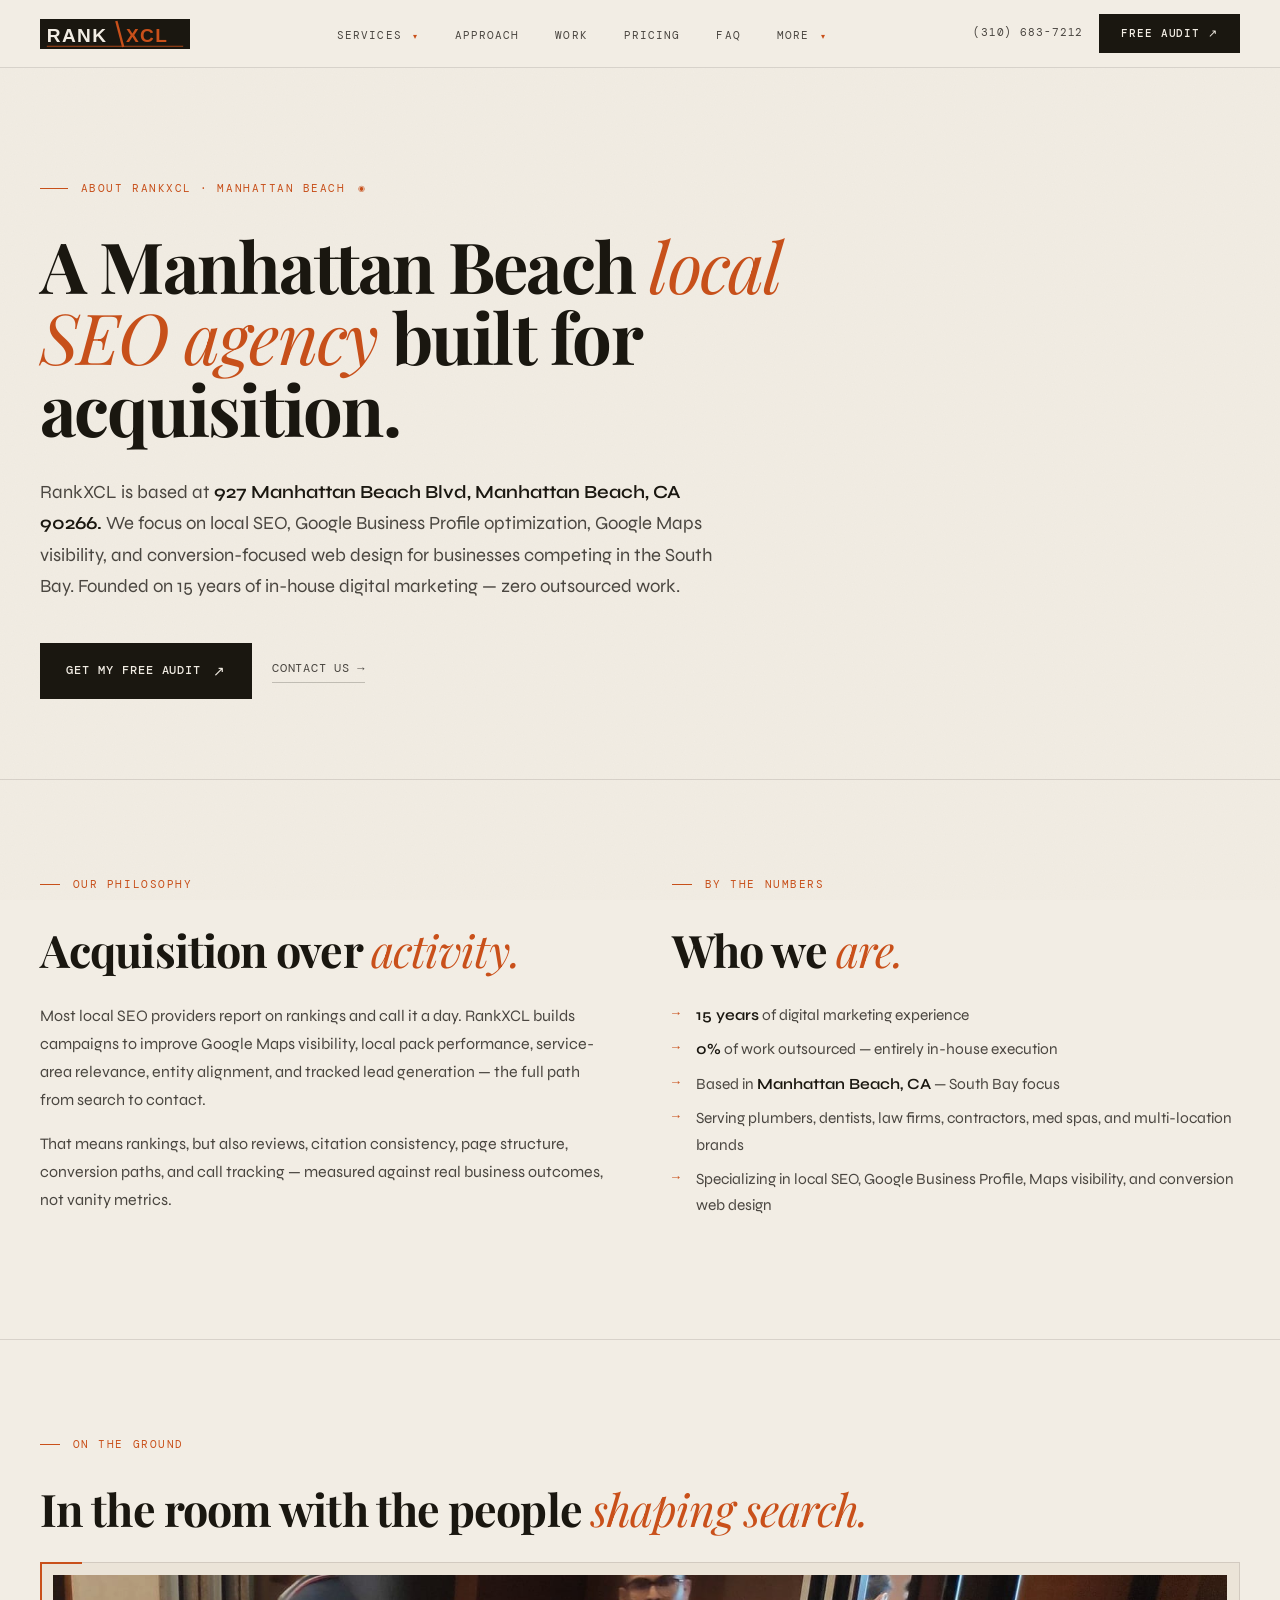
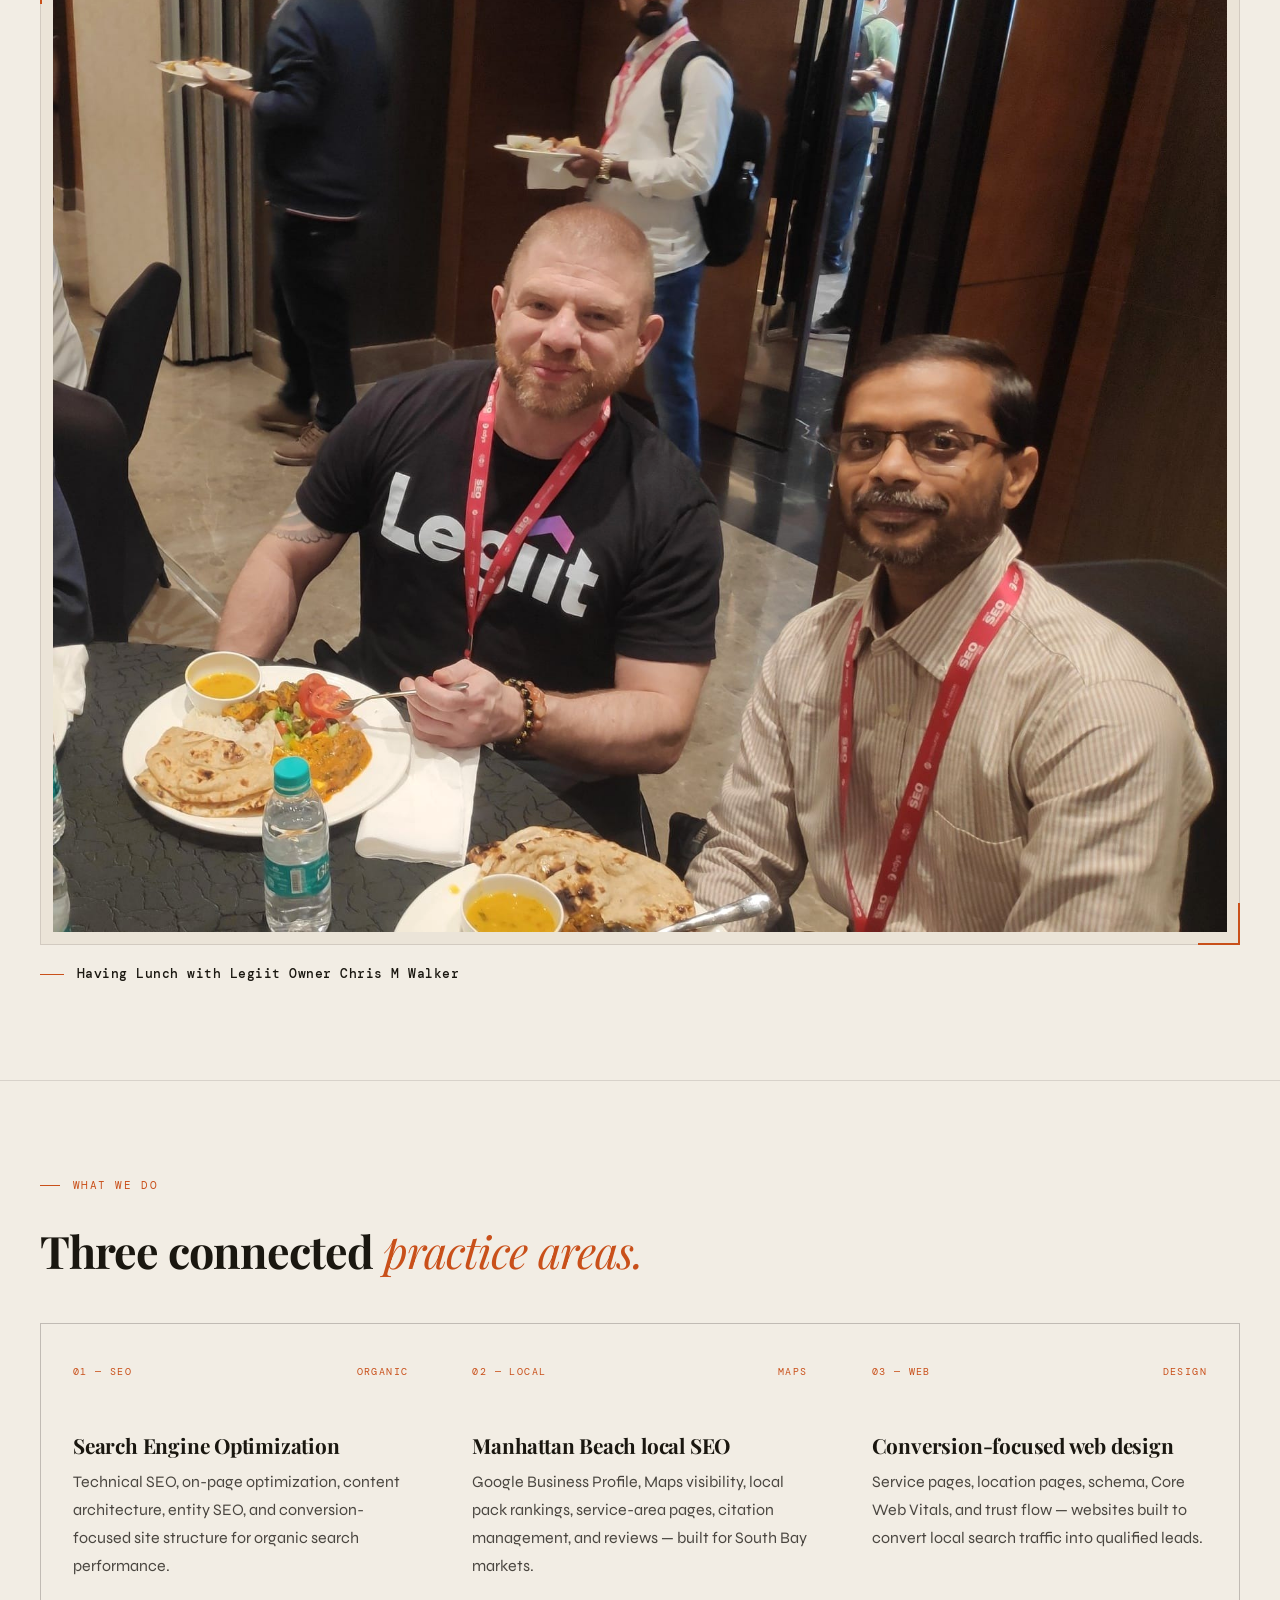
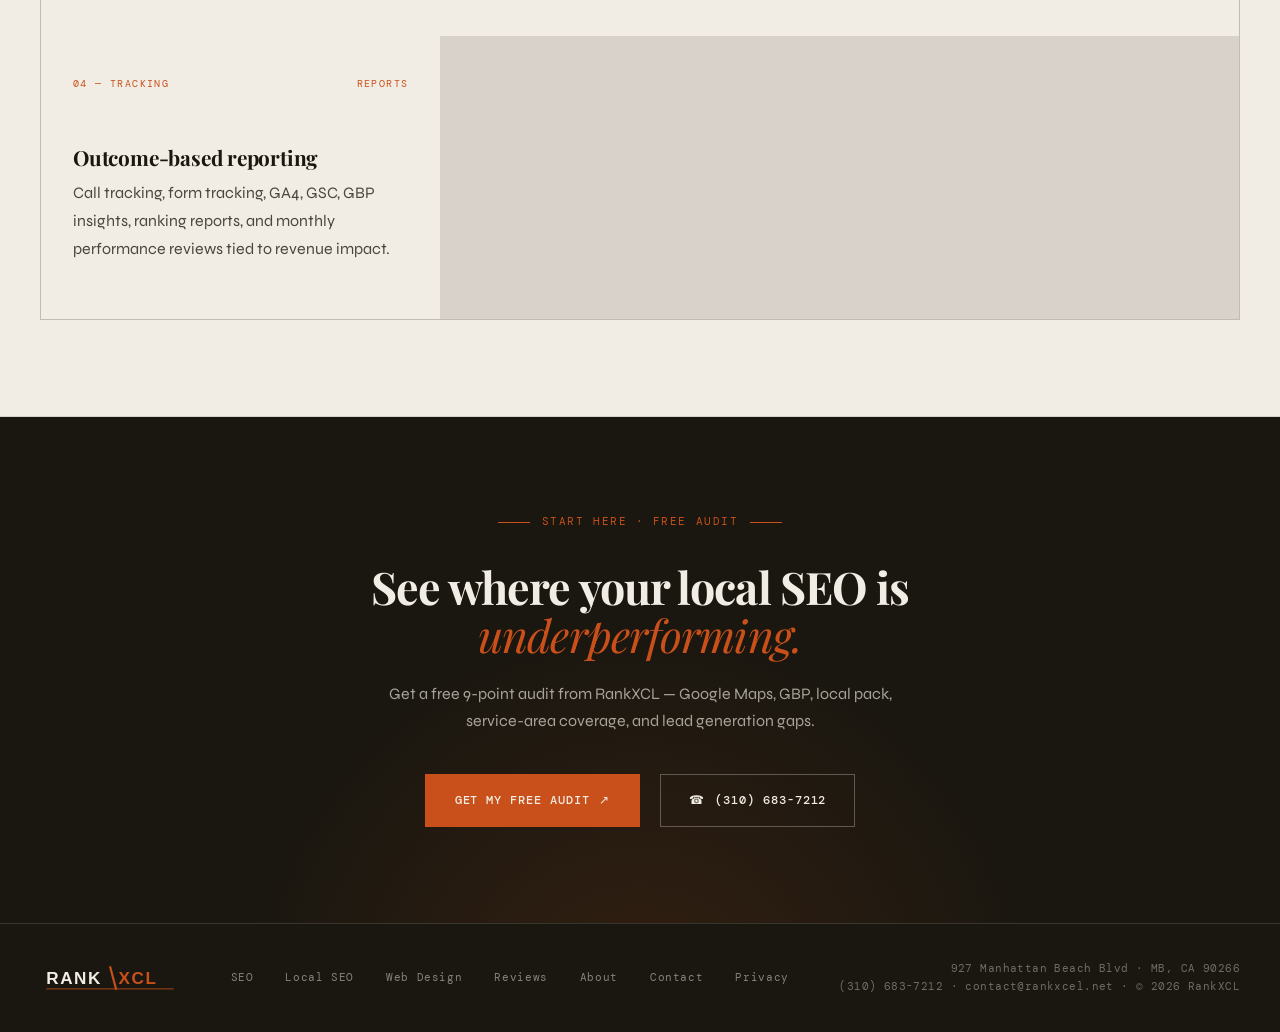
<file: pages/about.html>
<!DOCTYPE html>
<html lang="en">
<head>
<meta charset="UTF-8">
<meta name="viewport" content="width=device-width,initial-scale=1">
<title>About · RankXCL — Manhattan Beach Local SEO Agency</title>
<meta name="description" content="RankXCL is a Manhattan Beach local SEO agency built on 15 years of in-house digital marketing experience. Zero outsourced work. Full-funnel acquisition focus.">
<meta property="og:title" content="About RankXCL · Manhattan Beach Local SEO">
<meta property="og:description" content="15 years of in-house digital marketing. 0% outsourced. Manhattan Beach & South Bay focus.">
<meta property="og:type" content="website">
<link rel="stylesheet" href="_shell.css">
</head>
<body>
<div id="scroll-progress"></div>
<button id="back-top" aria-label="Back to top" onclick="window.scrollTo({top:0,behavior:'smooth'})">↑</button>

<nav class="top">
  <a href="../index.html" class="nav-logo" aria-label="RankXCL">
    <svg width="150" height="32" viewBox="0 0 220 44" xmlns="http://www.w3.org/2000/svg" style="display:block;">
      <rect width="220" height="44" fill="#1a1710"/>
      <text x="10" y="33" font-family="'Arial Black','Impact','Arial Narrow',sans-serif" font-size="28" font-weight="900" fill="#f2ede4" letter-spacing="2">RANK</text>
      <line x1="112" y1="3" x2="122" y2="41" stroke="#c9501a" stroke-width="3.5" stroke-linecap="butt"/>
      <text x="126" y="33" font-family="'Arial Black','Impact','Arial Narrow',sans-serif" font-size="28" font-weight="900" fill="#c9501a" letter-spacing="2">XCL</text>
      <line x1="10" y1="40" x2="210" y2="40" stroke="#c9501a" stroke-width="1.2"/>
    </svg>
  </a>
  <ul>
    <li class="has-sub"><button type="button" class="nav-trigger">Services</button>
      <ul class="nav-sub">
        <li><a href="../services/seo.html">Search Engine Optimization</a></li>
        <li><a href="../services/local-seo.html">Local SEO</a></li>
        <li><a href="../services/web-design.html">Web Design</a></li>
      </ul>
    </li>
    <li><a href="../index.html#approach">Approach</a></li>
    <li><a href="../index.html#case-studies">Work</a></li>
    <li><a href="../index.html#pricing">Pricing</a></li>
    <li><a href="../index.html#faq">FAQ</a></li>
    <li class="has-sub"><button type="button" class="nav-trigger">More</button>
      <ul class="nav-sub">
        <li><a href="reviews.html">Reviews</a></li>
        <li><a href="about.html">About</a></li>
        <li><a href="contact.html">Contact</a></li>
        <li><a href="privacy.html">Privacy Policy</a></li>
      </ul>
    </li>
  </ul>
  <div class="nav-right">
    <a href="tel:+13106837212" class="nav-phone">(310) 683-7212</a>
    <a href="../index.html#audit" class="nav-cta">Free Audit</a>
    <button class="nav-hamburger" id="nav-hamburger" aria-label="Open menu" aria-expanded="false">
      <span></span><span></span><span></span>
    </button>
  </div>
</nav>

<div class="mobile-menu" id="mobile-menu" aria-hidden="true">
  <ul>
    <li>
      <button class="mob-trigger" id="mob-services-trigger">Services <span class="mob-trigger-arrow">▾</span></button>
      <ul class="mob-sub" id="mob-services-sub">
        <li><a href="../services/seo.html">Search Engine Optimization</a></li>
        <li><a href="../services/local-seo.html">Local SEO</a></li>
        <li><a href="../services/web-design.html">Web Design</a></li>
      </ul>
    </li>
    <li><a href="../index.html#approach">Approach</a></li>
    <li><a href="../index.html#pricing">Pricing</a></li>
    <li><a href="../index.html#faq">FAQ</a></li>
    <li>
      <button class="mob-trigger" id="mob-more-trigger">More <span class="mob-trigger-arrow">▾</span></button>
      <ul class="mob-sub" id="mob-more-sub">
        <li><a href="reviews.html">Reviews</a></li>
        <li><a href="about.html">About</a></li>
        <li><a href="contact.html">Contact</a></li>
        <li><a href="privacy.html">Privacy Policy</a></li>
      </ul>
    </li>
  </ul>
  <div class="mobile-ctas">
    <a href="../index.html#audit" class="mob-cta-primary">Get Free Audit ↗</a>
    <a href="tel:+13106837212" class="mob-cta-phone">☎ (310) 683-7212</a>
  </div>
</div>

<section class="page-hero">
  <div class="inner">
    <div class="page-tag">About RankXCL · Manhattan Beach</div>
    <h1>A Manhattan Beach <em>local SEO agency</em> built for acquisition.</h1>
    <p class="lede">RankXCL is based at <strong>927 Manhattan Beach Blvd, Manhattan Beach, CA 90266.</strong> We focus on local SEO, Google Business Profile optimization, Google Maps visibility, and conversion-focused web design for businesses competing in the South Bay. Founded on 15 years of in-house digital marketing — zero outsourced work.</p>
    <div class="hero-ctas">
      <a href="../index.html#audit" class="btn-primary">Get my free audit</a>
      <a href="contact.html" class="btn-ghost">Contact us →</a>
    </div>
  </div>
</section>

<section class="body">
  <div class="inner">
    <div class="two-col">
      <div>
        <div class="section-label">Our philosophy</div>
        <h2>Acquisition over <em>activity.</em></h2>
        <p>Most local SEO providers report on rankings and call it a day. RankXCL builds campaigns to improve Google Maps visibility, local pack performance, service-area relevance, entity alignment, and tracked lead generation — the full path from search to contact.</p>
        <p>That means rankings, but also reviews, citation consistency, page structure, conversion paths, and call tracking — measured against real business outcomes, not vanity metrics.</p>
      </div>
      <div>
        <div class="section-label">By the numbers</div>
        <h2>Who we <em>are.</em></h2>
        <ul>
          <li><strong>15 years</strong> of digital marketing experience</li>
          <li><strong>0%</strong> of work outsourced — entirely in-house execution</li>
          <li>Based in <strong>Manhattan Beach, CA</strong> — South Bay focus</li>
          <li>Serving plumbers, dentists, law firms, contractors, med spas, and multi-location brands</li>
          <li>Specializing in local SEO, Google Business Profile, Maps visibility, and conversion web design</li>
        </ul>
      </div>
    </div>
  </div>
</section>

<section class="body">
  <div class="inner">
    <div class="section-label">On the ground</div>
    <h2>In the room with the people <em>shaping search.</em></h2>
    <figure class="photo-feature">
      <div class="photo-frame">
        <img src="../uploads/chris-manidip-legiit.jpg" alt="RankXCL founder Manidip having lunch with Legiit owner Chris M Walker" loading="lazy" width="1738" height="1418">
      </div>
      <figcaption><strong>Having Lunch with Legiit Owner Chris M Walker</strong></figcaption>
    </figure>
  </div>
</section>

<section class="body">
  <div class="inner">
    <div class="section-label">What we do</div>
    <h2>Three connected <em>practice areas.</em></h2>
    <div class="svc-grid">
      <div class="svc-card">
        <div class="num">01 — SEO <span>Organic</span></div>
        <h3>Search Engine Optimization</h3>
        <p>Technical SEO, on-page optimization, content architecture, entity SEO, and conversion-focused site structure for organic search performance.</p>
      </div>
      <div class="svc-card">
        <div class="num">02 — Local <span>Maps</span></div>
        <h3>Manhattan Beach local SEO</h3>
        <p>Google Business Profile, Maps visibility, local pack rankings, service-area pages, citation management, and reviews — built for South Bay markets.</p>
      </div>
      <div class="svc-card">
        <div class="num">03 — Web <span>Design</span></div>
        <h3>Conversion-focused web design</h3>
        <p>Service pages, location pages, schema, Core Web Vitals, and trust flow — websites built to convert local search traffic into qualified leads.</p>
      </div>
      <div class="svc-card">
        <div class="num">04 — Tracking <span>Reports</span></div>
        <h3>Outcome-based reporting</h3>
        <p>Call tracking, form tracking, GA4, GSC, GBP insights, ranking reports, and monthly performance reviews tied to revenue impact.</p>
      </div>
    </div>
  </div>
</section>

<div class="cta-band">
  <div class="inner">
    <div class="cta-band-tag">Start here · free audit</div>
    <h3>See where your local SEO is <em>underperforming.</em></h3>
    <p>Get a free 9-point audit from RankXCL — Google Maps, GBP, local pack, service-area coverage, and lead generation gaps.</p>
    <div class="cta-band-btns">
      <a href="../index.html#audit" class="btn-primary-light">Get my free audit</a>
      <a href="tel:+13106837212" class="btn-secondary-light">(310) 683-7212</a>
    </div>
  </div>
</div>

<footer class="bottom">
  <a href="../index.html" class="footer-logo" aria-label="RankXCL">
    <svg width="140" height="28" viewBox="0 0 180 36" xmlns="http://www.w3.org/2000/svg" style="display:block;">
      <rect width="180" height="36" fill="#1a1710"/>
      <text x="8" y="26" font-family="'Arial Black','Impact',sans-serif" font-size="22" font-weight="900" fill="#f2ede4" letter-spacing="2">RANK</text>
      <line x1="90" y1="3" x2="98" y2="33" stroke="#c9501a" stroke-width="2.8" stroke-linecap="butt"/>
      <text x="101" y="26" font-family="'Arial Black','Impact',sans-serif" font-size="22" font-weight="900" fill="#c9501a" letter-spacing="2">XCL</text>
      <line x1="8" y1="32" x2="172" y2="32" stroke="#c9501a" stroke-width="1"/>
    </svg>
  </a>
  <div class="footer-links">
    <a href="../services/seo.html">SEO</a>
    <a href="../services/local-seo.html">Local SEO</a>
    <a href="../services/web-design.html">Web Design</a>
    <a href="reviews.html">Reviews</a>
    <a href="about.html">About</a>
    <a href="contact.html">Contact</a>
    <a href="privacy.html">Privacy</a>
  </div>
  <div class="footer-copy">927 Manhattan Beach Blvd · MB, CA 90266<br>(310) 683-7212 · contact@rankxcel.net · © 2026 RankXCL</div>
</footer>

<script>
(function(){
  const bar=document.getElementById('scroll-progress'),btn=document.getElementById('back-top');
  function onScroll(){const s=window.scrollY,t=document.documentElement.scrollHeight-window.innerHeight;bar.style.width=(t>0?s/t*100:0)+'%';btn.classList.toggle('visible',s>400);}
  window.addEventListener('scroll',onScroll,{passive:true});
  const h=document.getElementById('nav-hamburger'),m=document.getElementById('mobile-menu');
  function toggle(o){h.classList.toggle('open',o);h.setAttribute('aria-expanded',o);m.classList.toggle('open',o);m.setAttribute('aria-hidden',!o);document.body.style.overflow=o?'hidden':'';}
  h.addEventListener('click',()=>toggle(!m.classList.contains('open')));
  m.querySelectorAll('a').forEach(a=>a.addEventListener('click',()=>toggle(false)));
  [['mob-services-trigger','mob-services-sub'],['mob-more-trigger','mob-more-sub']].forEach(([tid,sid])=>{
    const tr=document.getElementById(tid),sub=document.getElementById(sid);
    if(!tr||!sub)return;
    tr.addEventListener('click',()=>{const o=sub.classList.toggle('open');tr.classList.toggle('expanded',o);});
  });
})();
</script>
</body>
</html>
</file>
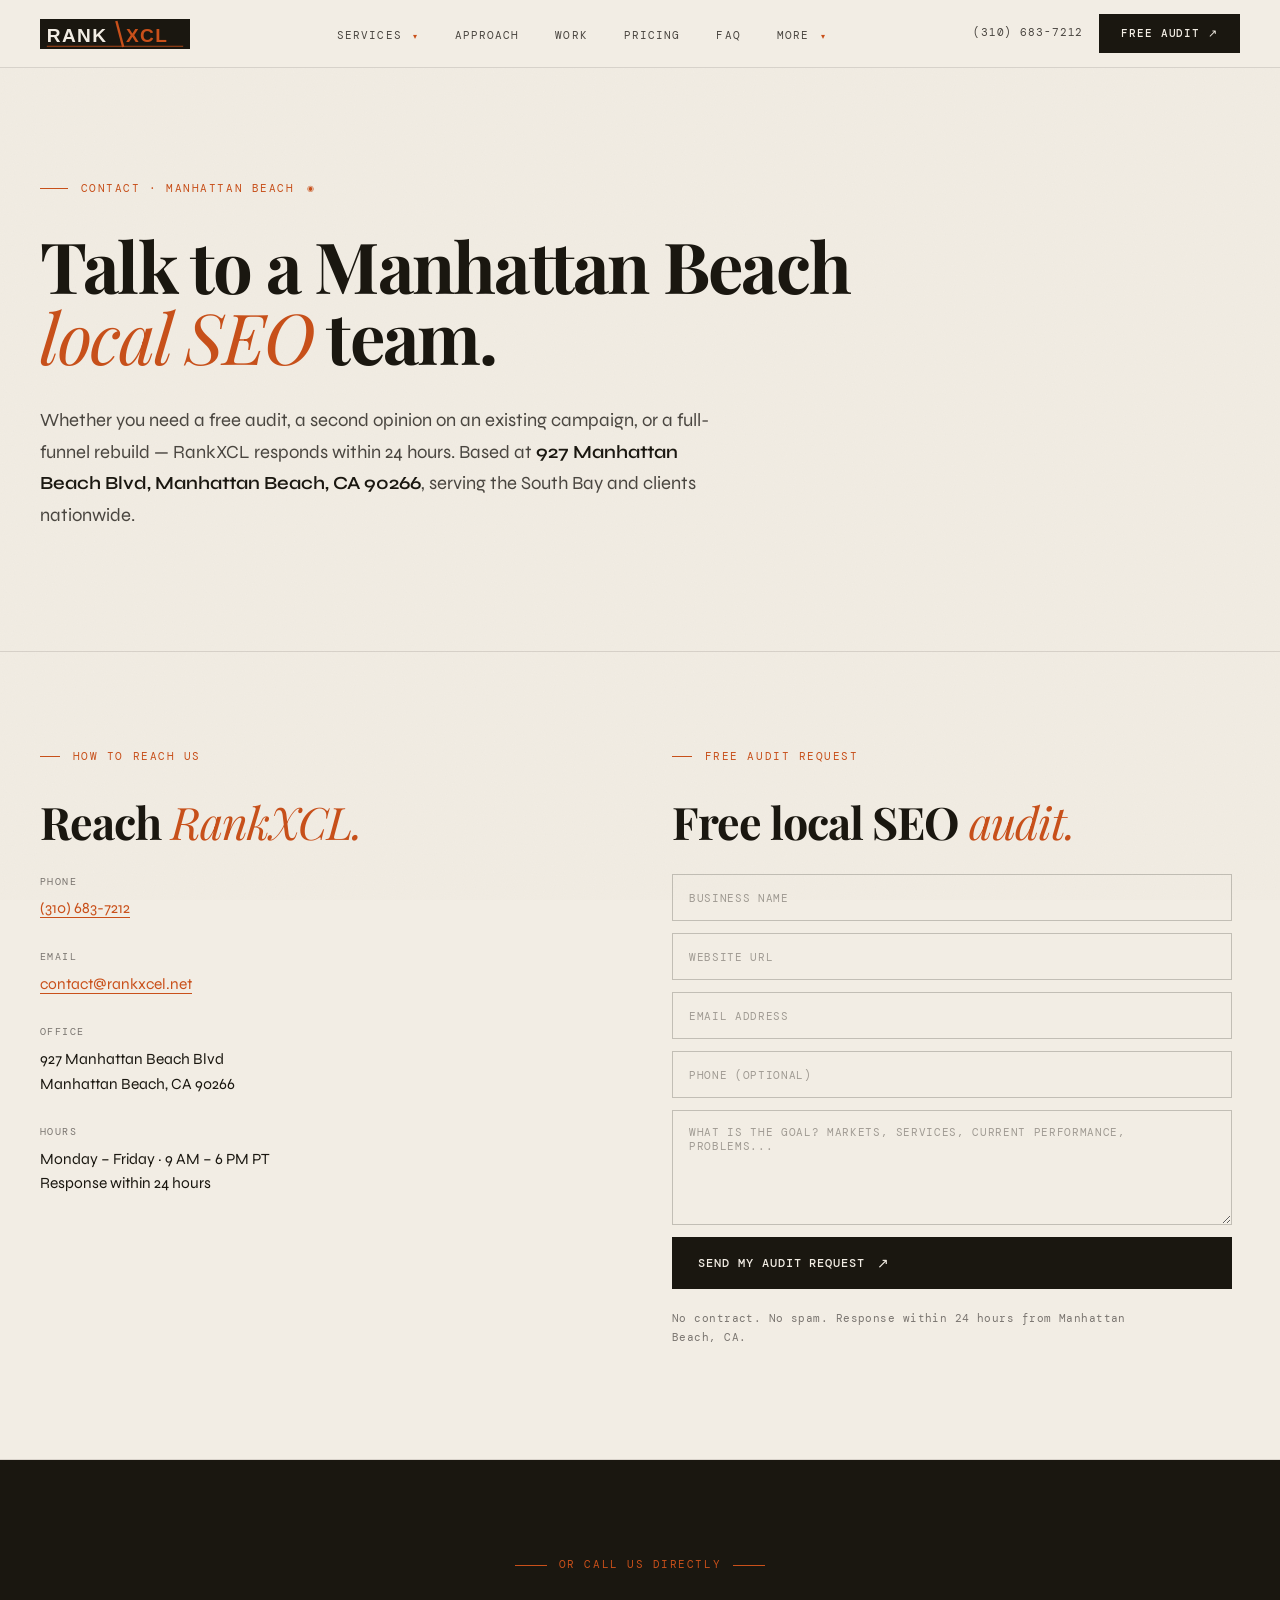
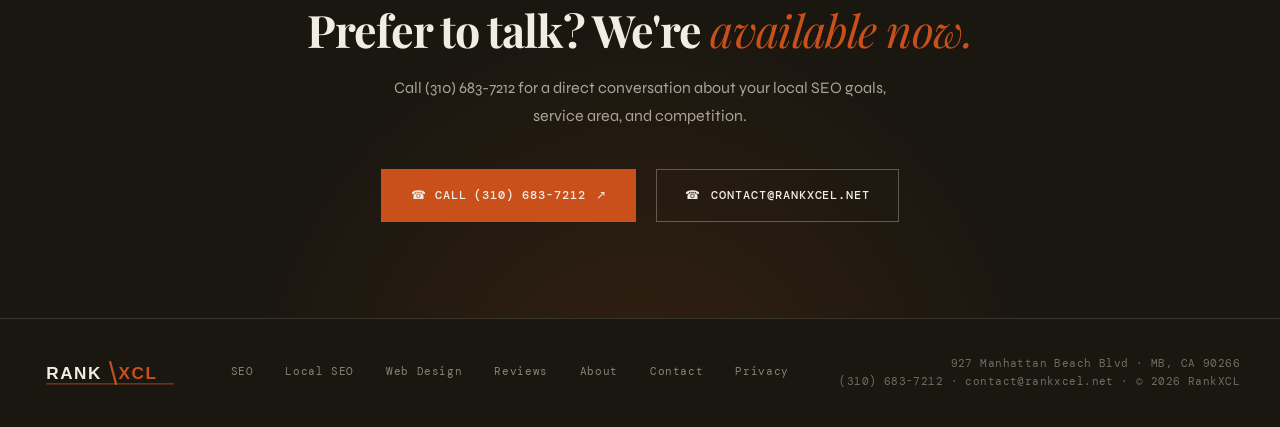
<file: pages/contact.html>
<!DOCTYPE html>
<html lang="en">
<head>
<meta charset="UTF-8">
<meta name="viewport" content="width=device-width,initial-scale=1">
<title>Contact · RankXCL — Manhattan Beach Local SEO</title>
<meta name="description" content="Contact RankXCL for a free local SEO audit. Based in Manhattan Beach, CA. Response within 24 hours.">
<meta property="og:title" content="Contact RankXCL · Free Local SEO Audit">
<meta property="og:description" content="Talk to the RankXCL team. Free audit, no contract, 24-hour response.">
<meta property="og:type" content="website">
<link rel="stylesheet" href="_shell.css">
<style>
.contact-form { display: flex; flex-direction: column; gap: .75rem; max-width: 560px; }
.contact-form input, .contact-form textarea {
  padding: 14px 16px;
  border: 0.75px solid var(--border2);
  background: transparent;
  font-family: var(--font-mono); font-size: 13px; color: var(--ink);
  outline: none; transition: border-color .2s;
}
.contact-form input:focus, .contact-form textarea:focus { border-color: var(--orange); }
.contact-form input::placeholder, .contact-form textarea::placeholder { color: var(--ink4); text-transform: uppercase; font-size: 11px; letter-spacing: .06em; }
.contact-form textarea { resize: vertical; }
.contact-detail { margin-bottom: 1.75rem; }
.contact-detail .cd-label {
  font-family: var(--font-mono); font-size: 10px; letter-spacing: .14em; text-transform: uppercase;
  color: var(--ink3); margin-bottom: .4rem;
}
.contact-detail .cd-val {
  font-size: 15.5px; color: var(--ink);
}
.contact-detail .cd-val a { color: var(--orange); text-decoration: none; border-bottom: 1px solid var(--orange); }
#toast {
  position: fixed; bottom: 2rem; left: 50%;
  transform: translateX(-50%) translateY(80px);
  background: var(--ink); color: var(--cream);
  font-family: var(--font-mono); font-size: 12px; letter-spacing: .08em;
  padding: 14px 24px; border-left: 3px solid var(--orange);
  z-index: 8000; pointer-events: none; opacity: 0;
  transition: transform .35s cubic-bezier(.2,.9,.2,1), opacity .35s;
  white-space: nowrap;
}
#toast.show { transform: translateX(-50%) translateY(0); opacity: 1; }
</style>
</head>
<body>
<div id="toast"></div>
<div id="scroll-progress"></div>
<button id="back-top" aria-label="Back to top" onclick="window.scrollTo({top:0,behavior:'smooth'})">↑</button>

<nav class="top">
  <a href="../index.html" class="nav-logo" aria-label="RankXCL">
    <svg width="150" height="32" viewBox="0 0 220 44" xmlns="http://www.w3.org/2000/svg" style="display:block;">
      <rect width="220" height="44" fill="#1a1710"/>
      <text x="10" y="33" font-family="'Arial Black','Impact','Arial Narrow',sans-serif" font-size="28" font-weight="900" fill="#f2ede4" letter-spacing="2">RANK</text>
      <line x1="112" y1="3" x2="122" y2="41" stroke="#c9501a" stroke-width="3.5" stroke-linecap="butt"/>
      <text x="126" y="33" font-family="'Arial Black','Impact','Arial Narrow',sans-serif" font-size="28" font-weight="900" fill="#c9501a" letter-spacing="2">XCL</text>
      <line x1="10" y1="40" x2="210" y2="40" stroke="#c9501a" stroke-width="1.2"/>
    </svg>
  </a>
  <ul>
    <li class="has-sub"><button type="button" class="nav-trigger">Services</button>
      <ul class="nav-sub">
        <li><a href="../services/seo.html">Search Engine Optimization</a></li>
        <li><a href="../services/local-seo.html">Local SEO</a></li>
        <li><a href="../services/web-design.html">Web Design</a></li>
      </ul>
    </li>
    <li><a href="../index.html#approach">Approach</a></li>
    <li><a href="../index.html#case-studies">Work</a></li>
    <li><a href="../index.html#pricing">Pricing</a></li>
    <li><a href="../index.html#faq">FAQ</a></li>
    <li class="has-sub"><button type="button" class="nav-trigger">More</button>
      <ul class="nav-sub">
        <li><a href="reviews.html">Reviews</a></li>
        <li><a href="about.html">About</a></li>
        <li><a href="contact.html">Contact</a></li>
        <li><a href="privacy.html">Privacy Policy</a></li>
      </ul>
    </li>
  </ul>
  <div class="nav-right">
    <a href="tel:+13106837212" class="nav-phone">(310) 683-7212</a>
    <a href="../index.html#audit" class="nav-cta">Free Audit</a>
    <button class="nav-hamburger" id="nav-hamburger" aria-label="Open menu" aria-expanded="false">
      <span></span><span></span><span></span>
    </button>
  </div>
</nav>

<div class="mobile-menu" id="mobile-menu" aria-hidden="true">
  <ul>
    <li>
      <button class="mob-trigger" id="mob-services-trigger">Services <span class="mob-trigger-arrow">▾</span></button>
      <ul class="mob-sub" id="mob-services-sub">
        <li><a href="../services/seo.html">Search Engine Optimization</a></li>
        <li><a href="../services/local-seo.html">Local SEO</a></li>
        <li><a href="../services/web-design.html">Web Design</a></li>
      </ul>
    </li>
    <li><a href="../index.html#approach">Approach</a></li>
    <li><a href="../index.html#pricing">Pricing</a></li>
    <li><a href="../index.html#faq">FAQ</a></li>
    <li>
      <button class="mob-trigger" id="mob-more-trigger">More <span class="mob-trigger-arrow">▾</span></button>
      <ul class="mob-sub" id="mob-more-sub">
        <li><a href="reviews.html">Reviews</a></li>
        <li><a href="about.html">About</a></li>
        <li><a href="contact.html">Contact</a></li>
        <li><a href="privacy.html">Privacy Policy</a></li>
      </ul>
    </li>
  </ul>
  <div class="mobile-ctas">
    <a href="../index.html#audit" class="mob-cta-primary">Get Free Audit ↗</a>
    <a href="tel:+13106837212" class="mob-cta-phone">☎ (310) 683-7212</a>
  </div>
</div>

<section class="page-hero">
  <div class="inner">
    <div class="page-tag">Contact · Manhattan Beach</div>
    <h1>Talk to a Manhattan Beach <em>local SEO</em> team.</h1>
    <p class="lede">Whether you need a free audit, a second opinion on an existing campaign, or a full-funnel rebuild — RankXCL responds within 24 hours. Based at <strong>927 Manhattan Beach Blvd, Manhattan Beach, CA 90266</strong>, serving the South Bay and clients nationwide.</p>
  </div>
</section>

<section class="body">
  <div class="inner">
    <div class="two-col">
      <div>
        <div class="section-label">How to reach us</div>
        <h2>Reach <em>RankXCL.</em></h2>

        <div class="contact-detail">
          <div class="cd-label">Phone</div>
          <div class="cd-val"><a href="tel:+13106837212">(310) 683-7212</a></div>
        </div>
        <div class="contact-detail">
          <div class="cd-label">Email</div>
          <div class="cd-val"><a href="mailto:contact@rankxcel.net">contact@rankxcel.net</a></div>
        </div>
        <div class="contact-detail">
          <div class="cd-label">Office</div>
          <div class="cd-val">927 Manhattan Beach Blvd<br>Manhattan Beach, CA 90266</div>
        </div>
        <div class="contact-detail">
          <div class="cd-label">Hours</div>
          <div class="cd-val">Monday – Friday · 9 AM – 6 PM PT<br>Response within 24 hours</div>
        </div>
      </div>
      <div>
        <div class="section-label">Free audit request</div>
        <h2>Free local SEO <em>audit.</em></h2>
        <form class="contact-form" id="contact-form" action="https://api.staticforms.dev/submit" method="POST">
          <input type="hidden" name="apiKey" value="sf_18277a5a6b523e2c0bbcd05d">
          <input type="hidden" name="subject" value="RankXCL Contact / Audit Request">
          <input type="hidden" name="redirectUrl" value="https://rankxcl.net/pages/contact.html?submitted=1">
          <input type="text" name="name" required placeholder="Business name">
          <input type="url" name="$website" required placeholder="Website URL">
          <input type="email" name="email" required placeholder="Email address">
          <input type="tel" name="$phone" placeholder="Phone (optional)">
          <textarea name="message" rows="5" placeholder="What is the goal? Markets, services, current performance, problems..."></textarea>
          <button type="submit" class="btn-primary" style="border:none;">Send my audit request</button>
        </form>
        <p style="margin-top:1.25rem;font-family:var(--font-mono);font-size:11px;color:var(--ink3);letter-spacing:.04em;">No contract. No spam. Response within 24 hours from Manhattan Beach, CA.</p>
      </div>
    </div>
  </div>
</section>

<div class="cta-band">
  <div class="inner">
    <div class="cta-band-tag">Or call us directly</div>
    <h3>Prefer to talk? We're <em>available now.</em></h3>
    <p>Call (310) 683-7212 for a direct conversation about your local SEO goals, service area, and competition.</p>
    <div class="cta-band-btns">
      <a href="tel:+13106837212" class="btn-primary-light">☎ Call (310) 683-7212</a>
      <a href="mailto:contact@rankxcel.net" class="btn-secondary-light">contact@rankxcel.net</a>
    </div>
  </div>
</div>

<footer class="bottom">
  <a href="../index.html" class="footer-logo" aria-label="RankXCL">
    <svg width="140" height="28" viewBox="0 0 180 36" xmlns="http://www.w3.org/2000/svg" style="display:block;">
      <rect width="180" height="36" fill="#1a1710"/>
      <text x="8" y="26" font-family="'Arial Black','Impact',sans-serif" font-size="22" font-weight="900" fill="#f2ede4" letter-spacing="2">RANK</text>
      <line x1="90" y1="3" x2="98" y2="33" stroke="#c9501a" stroke-width="2.8" stroke-linecap="butt"/>
      <text x="101" y="26" font-family="'Arial Black','Impact',sans-serif" font-size="22" font-weight="900" fill="#c9501a" letter-spacing="2">XCL</text>
      <line x1="8" y1="32" x2="172" y2="32" stroke="#c9501a" stroke-width="1"/>
    </svg>
  </a>
  <div class="footer-links">
    <a href="../services/seo.html">SEO</a>
    <a href="../services/local-seo.html">Local SEO</a>
    <a href="../services/web-design.html">Web Design</a>
    <a href="reviews.html">Reviews</a>
    <a href="about.html">About</a>
    <a href="contact.html">Contact</a>
    <a href="privacy.html">Privacy</a>
  </div>
  <div class="footer-copy">927 Manhattan Beach Blvd · MB, CA 90266<br>(310) 683-7212 · contact@rankxcel.net · © 2026 RankXCL</div>
</footer>

<script>
(function(){
  if (new URLSearchParams(window.location.search).get('submitted') === '1') {
    window.history.replaceState({}, '', window.location.pathname);
    const t = document.getElementById('toast');
    if (t) { t.textContent = 'Message sent — we\'ll respond within 24 hours.'; t.classList.add('show'); setTimeout(() => t.classList.remove('show'), 6000); }
  }
})();

(function(){
  const bar=document.getElementById('scroll-progress'),btn=document.getElementById('back-top');
  function onScroll(){const s=window.scrollY,t=document.documentElement.scrollHeight-window.innerHeight;bar.style.width=(t>0?s/t*100:0)+'%';btn.classList.toggle('visible',s>400);}
  window.addEventListener('scroll',onScroll,{passive:true});
  const h=document.getElementById('nav-hamburger'),m=document.getElementById('mobile-menu');
  function toggle(o){h.classList.toggle('open',o);h.setAttribute('aria-expanded',o);m.classList.toggle('open',o);m.setAttribute('aria-hidden',!o);document.body.style.overflow=o?'hidden':'';}
  h.addEventListener('click',()=>toggle(!m.classList.contains('open')));
  m.querySelectorAll('a').forEach(a=>a.addEventListener('click',()=>toggle(false)));
  [['mob-services-trigger','mob-services-sub'],['mob-more-trigger','mob-more-sub']].forEach(([tid,sid])=>{
    const tr=document.getElementById(tid),sub=document.getElementById(sid);
    if(!tr||!sub)return;
    tr.addEventListener('click',()=>{const o=sub.classList.toggle('open');tr.classList.toggle('expanded',o);});
  });
})();
</script>
</body>
</html>
</file>
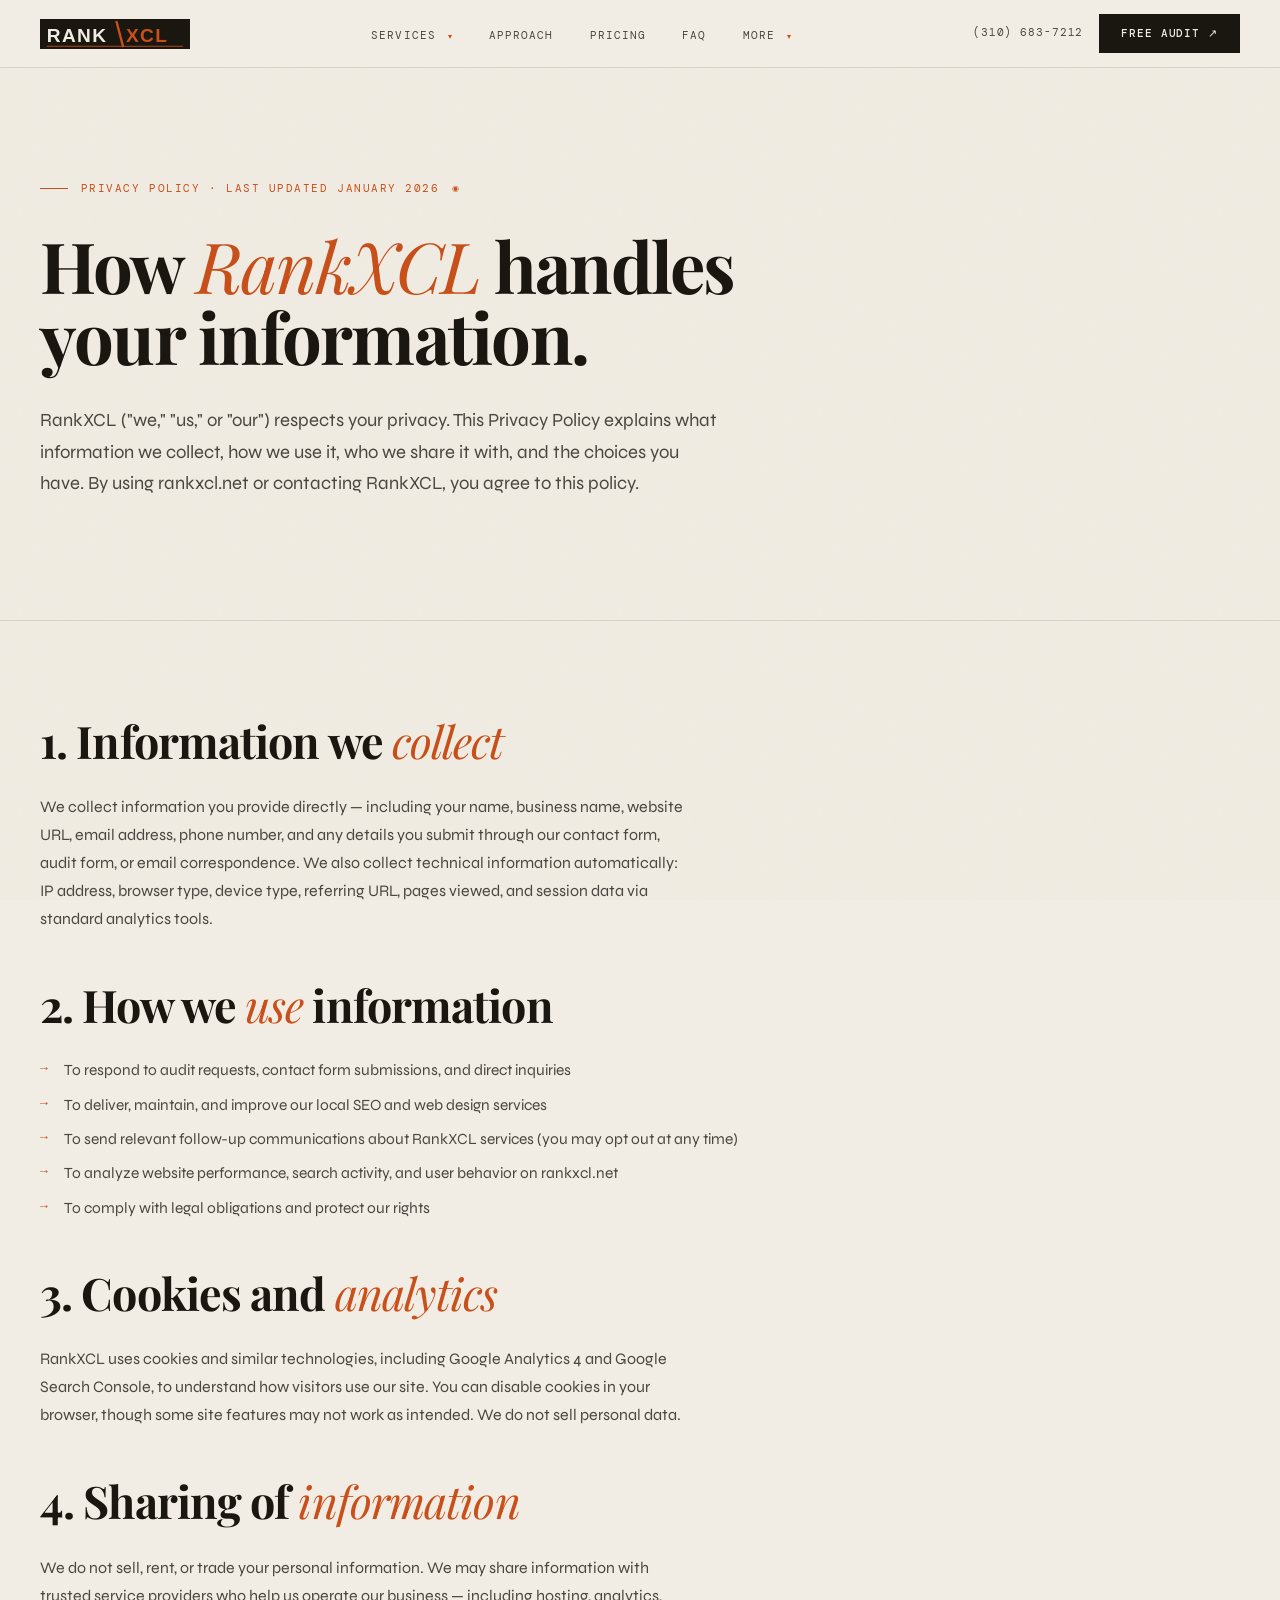
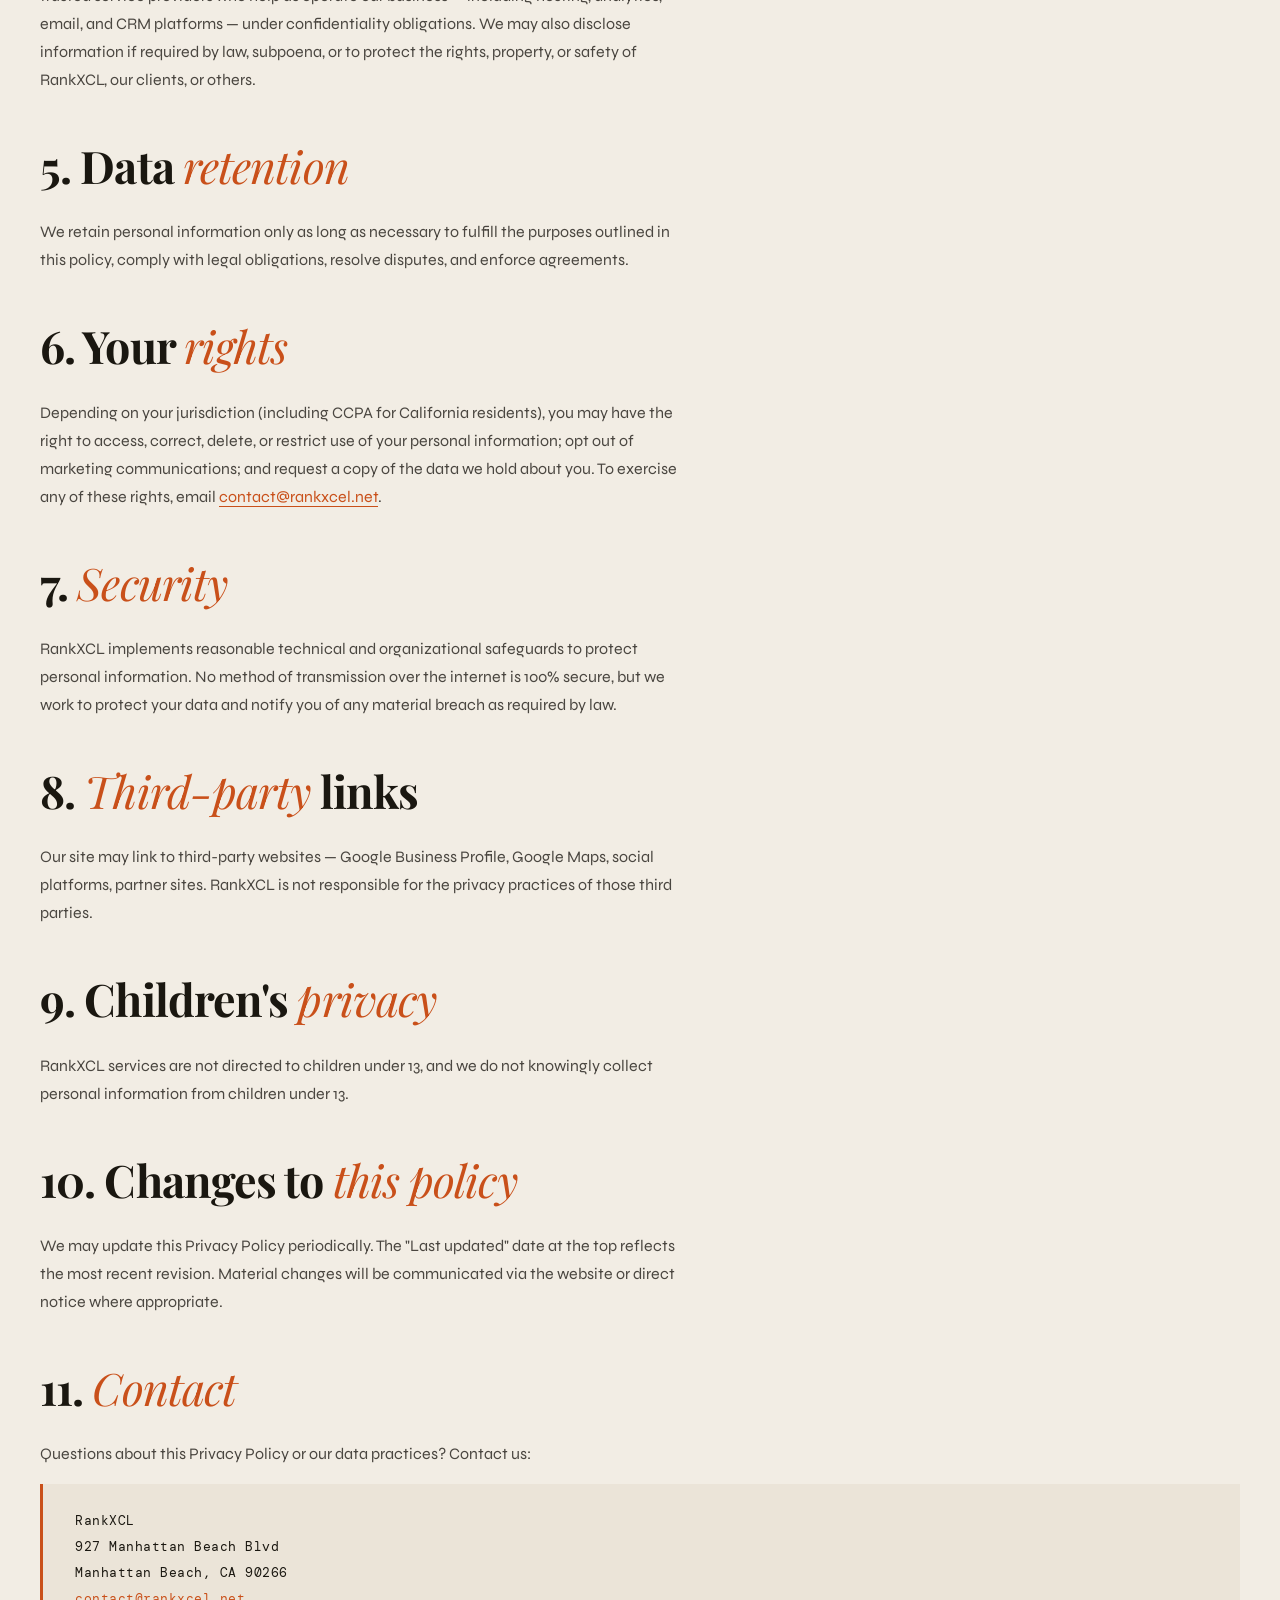
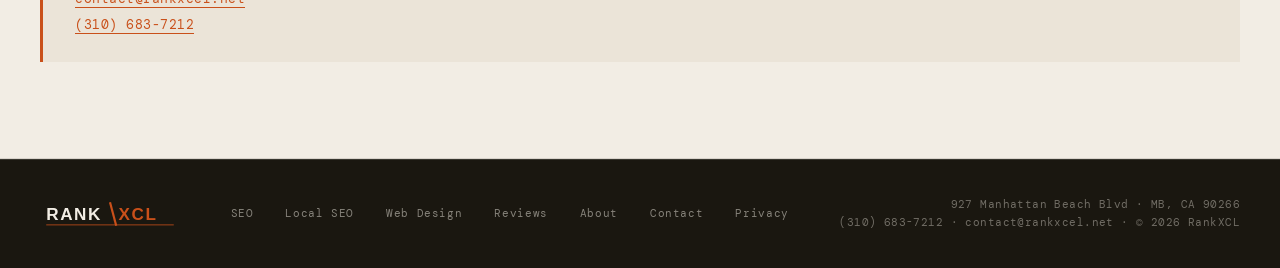
<file: pages/privacy.html>
<!DOCTYPE html>
<html lang="en">
<head>
<meta charset="UTF-8">
<meta name="viewport" content="width=device-width,initial-scale=1">
<title>Privacy Policy · RankXCL</title>
<meta name="description" content="RankXCL privacy policy — how we collect, use, and protect your information.">
<link rel="stylesheet" href="_shell.css">
<style>
.prose { max-width: 780px; }
.prose h2 { margin-top: 3rem; }
.prose h2:first-child { margin-top: 0; }
.prose p, .prose ul, .prose li { max-width: 100%; }
.prose a { color: var(--orange); text-decoration: none; border-bottom: 1px solid var(--orange); }
.privacy-address {
  font-family: var(--font-mono); font-size: 13px; letter-spacing: .04em;
  line-height: 2; background: var(--cream2); padding: 1.5rem 2rem;
  border-left: 3px solid var(--orange); margin-top: 1rem;
}
</style>
</head>
<body>
<div id="scroll-progress"></div>
<button id="back-top" aria-label="Back to top" onclick="window.scrollTo({top:0,behavior:'smooth'})">↑</button>

<nav class="top">
  <a href="../index.html" class="nav-logo" aria-label="RankXCL">
    <svg width="150" height="32" viewBox="0 0 220 44" xmlns="http://www.w3.org/2000/svg" style="display:block;">
      <rect width="220" height="44" fill="#1a1710"/>
      <text x="10" y="33" font-family="'Arial Black','Impact','Arial Narrow',sans-serif" font-size="28" font-weight="900" fill="#f2ede4" letter-spacing="2">RANK</text>
      <line x1="112" y1="3" x2="122" y2="41" stroke="#c9501a" stroke-width="3.5" stroke-linecap="butt"/>
      <text x="126" y="33" font-family="'Arial Black','Impact','Arial Narrow',sans-serif" font-size="28" font-weight="900" fill="#c9501a" letter-spacing="2">XCL</text>
      <line x1="10" y1="40" x2="210" y2="40" stroke="#c9501a" stroke-width="1.2"/>
    </svg>
  </a>
  <ul>
    <li class="has-sub"><button type="button" class="nav-trigger">Services</button>
      <ul class="nav-sub">
        <li><a href="../services/seo.html">Search Engine Optimization</a></li>
        <li><a href="../services/local-seo.html">Local SEO</a></li>
        <li><a href="../services/web-design.html">Web Design</a></li>
      </ul>
    </li>
    <li><a href="../index.html#approach">Approach</a></li>
    <li><a href="../index.html#pricing">Pricing</a></li>
    <li><a href="../index.html#faq">FAQ</a></li>
    <li class="has-sub"><button type="button" class="nav-trigger">More</button>
      <ul class="nav-sub">
        <li><a href="reviews.html">Reviews</a></li>
        <li><a href="about.html">About</a></li>
        <li><a href="contact.html">Contact</a></li>
        <li><a href="privacy.html">Privacy Policy</a></li>
      </ul>
    </li>
  </ul>
  <div class="nav-right">
    <a href="tel:+13106837212" class="nav-phone">(310) 683-7212</a>
    <a href="../index.html#audit" class="nav-cta">Free Audit</a>
    <button class="nav-hamburger" id="nav-hamburger" aria-label="Open menu" aria-expanded="false">
      <span></span><span></span><span></span>
    </button>
  </div>
</nav>

<div class="mobile-menu" id="mobile-menu" aria-hidden="true">
  <ul>
    <li>
      <button class="mob-trigger" id="mob-services-trigger">Services <span class="mob-trigger-arrow">▾</span></button>
      <ul class="mob-sub" id="mob-services-sub">
        <li><a href="../services/seo.html">Search Engine Optimization</a></li>
        <li><a href="../services/local-seo.html">Local SEO</a></li>
        <li><a href="../services/web-design.html">Web Design</a></li>
      </ul>
    </li>
    <li><a href="../index.html#approach">Approach</a></li>
    <li><a href="../index.html#pricing">Pricing</a></li>
    <li><a href="../index.html#faq">FAQ</a></li>
    <li>
      <button class="mob-trigger" id="mob-more-trigger">More <span class="mob-trigger-arrow">▾</span></button>
      <ul class="mob-sub" id="mob-more-sub">
        <li><a href="reviews.html">Reviews</a></li>
        <li><a href="about.html">About</a></li>
        <li><a href="contact.html">Contact</a></li>
        <li><a href="privacy.html">Privacy Policy</a></li>
      </ul>
    </li>
  </ul>
  <div class="mobile-ctas">
    <a href="../index.html#audit" class="mob-cta-primary">Get Free Audit ↗</a>
    <a href="tel:+13106837212" class="mob-cta-phone">☎ (310) 683-7212</a>
  </div>
</div>

<section class="page-hero">
  <div class="inner">
    <div class="page-tag">Privacy Policy · Last updated January 2026</div>
    <h1>How <em>RankXCL</em> handles your information.</h1>
    <p class="lede">RankXCL ("we," "us," or "our") respects your privacy. This Privacy Policy explains what information we collect, how we use it, who we share it with, and the choices you have. By using rankxcl.net or contacting RankXCL, you agree to this policy.</p>
  </div>
</section>

<section class="body">
  <div class="inner prose">

    <h2>1. Information we <em>collect</em></h2>
    <p>We collect information you provide directly — including your name, business name, website URL, email address, phone number, and any details you submit through our contact form, audit form, or email correspondence. We also collect technical information automatically: IP address, browser type, device type, referring URL, pages viewed, and session data via standard analytics tools.</p>

    <h2>2. How we <em>use</em> information</h2>
    <ul>
      <li>To respond to audit requests, contact form submissions, and direct inquiries</li>
      <li>To deliver, maintain, and improve our local SEO and web design services</li>
      <li>To send relevant follow-up communications about RankXCL services (you may opt out at any time)</li>
      <li>To analyze website performance, search activity, and user behavior on rankxcl.net</li>
      <li>To comply with legal obligations and protect our rights</li>
    </ul>

    <h2>3. Cookies and <em>analytics</em></h2>
    <p>RankXCL uses cookies and similar technologies, including Google Analytics 4 and Google Search Console, to understand how visitors use our site. You can disable cookies in your browser, though some site features may not work as intended. We do not sell personal data.</p>

    <h2>4. Sharing of <em>information</em></h2>
    <p>We do not sell, rent, or trade your personal information. We may share information with trusted service providers who help us operate our business — including hosting, analytics, email, and CRM platforms — under confidentiality obligations. We may also disclose information if required by law, subpoena, or to protect the rights, property, or safety of RankXCL, our clients, or others.</p>

    <h2>5. Data <em>retention</em></h2>
    <p>We retain personal information only as long as necessary to fulfill the purposes outlined in this policy, comply with legal obligations, resolve disputes, and enforce agreements.</p>

    <h2>6. Your <em>rights</em></h2>
    <p>Depending on your jurisdiction (including CCPA for California residents), you may have the right to access, correct, delete, or restrict use of your personal information; opt out of marketing communications; and request a copy of the data we hold about you. To exercise any of these rights, email <a href="mailto:contact@rankxcel.net">contact@rankxcel.net</a>.</p>

    <h2>7. <em>Security</em></h2>
    <p>RankXCL implements reasonable technical and organizational safeguards to protect personal information. No method of transmission over the internet is 100% secure, but we work to protect your data and notify you of any material breach as required by law.</p>

    <h2>8. <em>Third-party</em> links</h2>
    <p>Our site may link to third-party websites — Google Business Profile, Google Maps, social platforms, partner sites. RankXCL is not responsible for the privacy practices of those third parties.</p>

    <h2>9. Children's <em>privacy</em></h2>
    <p>RankXCL services are not directed to children under 13, and we do not knowingly collect personal information from children under 13.</p>

    <h2>10. Changes to <em>this policy</em></h2>
    <p>We may update this Privacy Policy periodically. The "Last updated" date at the top reflects the most recent revision. Material changes will be communicated via the website or direct notice where appropriate.</p>

    <h2>11. <em>Contact</em></h2>
    <p>Questions about this Privacy Policy or our data practices? Contact us:</p>
    <div class="privacy-address">
      RankXCL<br>
      927 Manhattan Beach Blvd<br>
      Manhattan Beach, CA 90266<br>
      <a href="mailto:contact@rankxcel.net">contact@rankxcel.net</a><br>
      <a href="tel:+13106837212">(310) 683-7212</a>
    </div>
  </div>
</section>

<footer class="bottom">
  <a href="../index.html" class="footer-logo" aria-label="RankXCL">
    <svg width="140" height="28" viewBox="0 0 180 36" xmlns="http://www.w3.org/2000/svg" style="display:block;">
      <rect width="180" height="36" fill="#1a1710"/>
      <text x="8" y="26" font-family="'Arial Black','Impact',sans-serif" font-size="22" font-weight="900" fill="#f2ede4" letter-spacing="2">RANK</text>
      <line x1="90" y1="3" x2="98" y2="33" stroke="#c9501a" stroke-width="2.8" stroke-linecap="butt"/>
      <text x="101" y="26" font-family="'Arial Black','Impact',sans-serif" font-size="22" font-weight="900" fill="#c9501a" letter-spacing="2">XCL</text>
      <line x1="8" y1="32" x2="172" y2="32" stroke="#c9501a" stroke-width="1"/>
    </svg>
  </a>
  <div class="footer-links">
    <a href="../services/seo.html">SEO</a>
    <a href="../services/local-seo.html">Local SEO</a>
    <a href="../services/web-design.html">Web Design</a>
    <a href="reviews.html">Reviews</a>
    <a href="about.html">About</a>
    <a href="contact.html">Contact</a>
    <a href="privacy.html">Privacy</a>
  </div>
  <div class="footer-copy">927 Manhattan Beach Blvd · MB, CA 90266<br>(310) 683-7212 · contact@rankxcel.net · © 2026 RankXCL</div>
</footer>

<script>
(function(){
  const bar=document.getElementById('scroll-progress'),btn=document.getElementById('back-top');
  function onScroll(){const s=window.scrollY,t=document.documentElement.scrollHeight-window.innerHeight;bar.style.width=(t>0?s/t*100:0)+'%';btn.classList.toggle('visible',s>400);}
  window.addEventListener('scroll',onScroll,{passive:true});
  const h=document.getElementById('nav-hamburger'),m=document.getElementById('mobile-menu');
  function toggle(o){h.classList.toggle('open',o);h.setAttribute('aria-expanded',o);m.classList.toggle('open',o);m.setAttribute('aria-hidden',!o);document.body.style.overflow=o?'hidden':'';}
  h.addEventListener('click',()=>toggle(!m.classList.contains('open')));
  m.querySelectorAll('a').forEach(a=>a.addEventListener('click',()=>toggle(false)));
  [['mob-services-trigger','mob-services-sub'],['mob-more-trigger','mob-more-sub']].forEach(([tid,sid])=>{
    const tr=document.getElementById(tid),sub=document.getElementById(sid);
    if(!tr||!sub)return;
    tr.addEventListener('click',()=>{const o=sub.classList.toggle('open');tr.classList.toggle('expanded',o);});
  });
})();
</script>
</body>
</html>
</file>
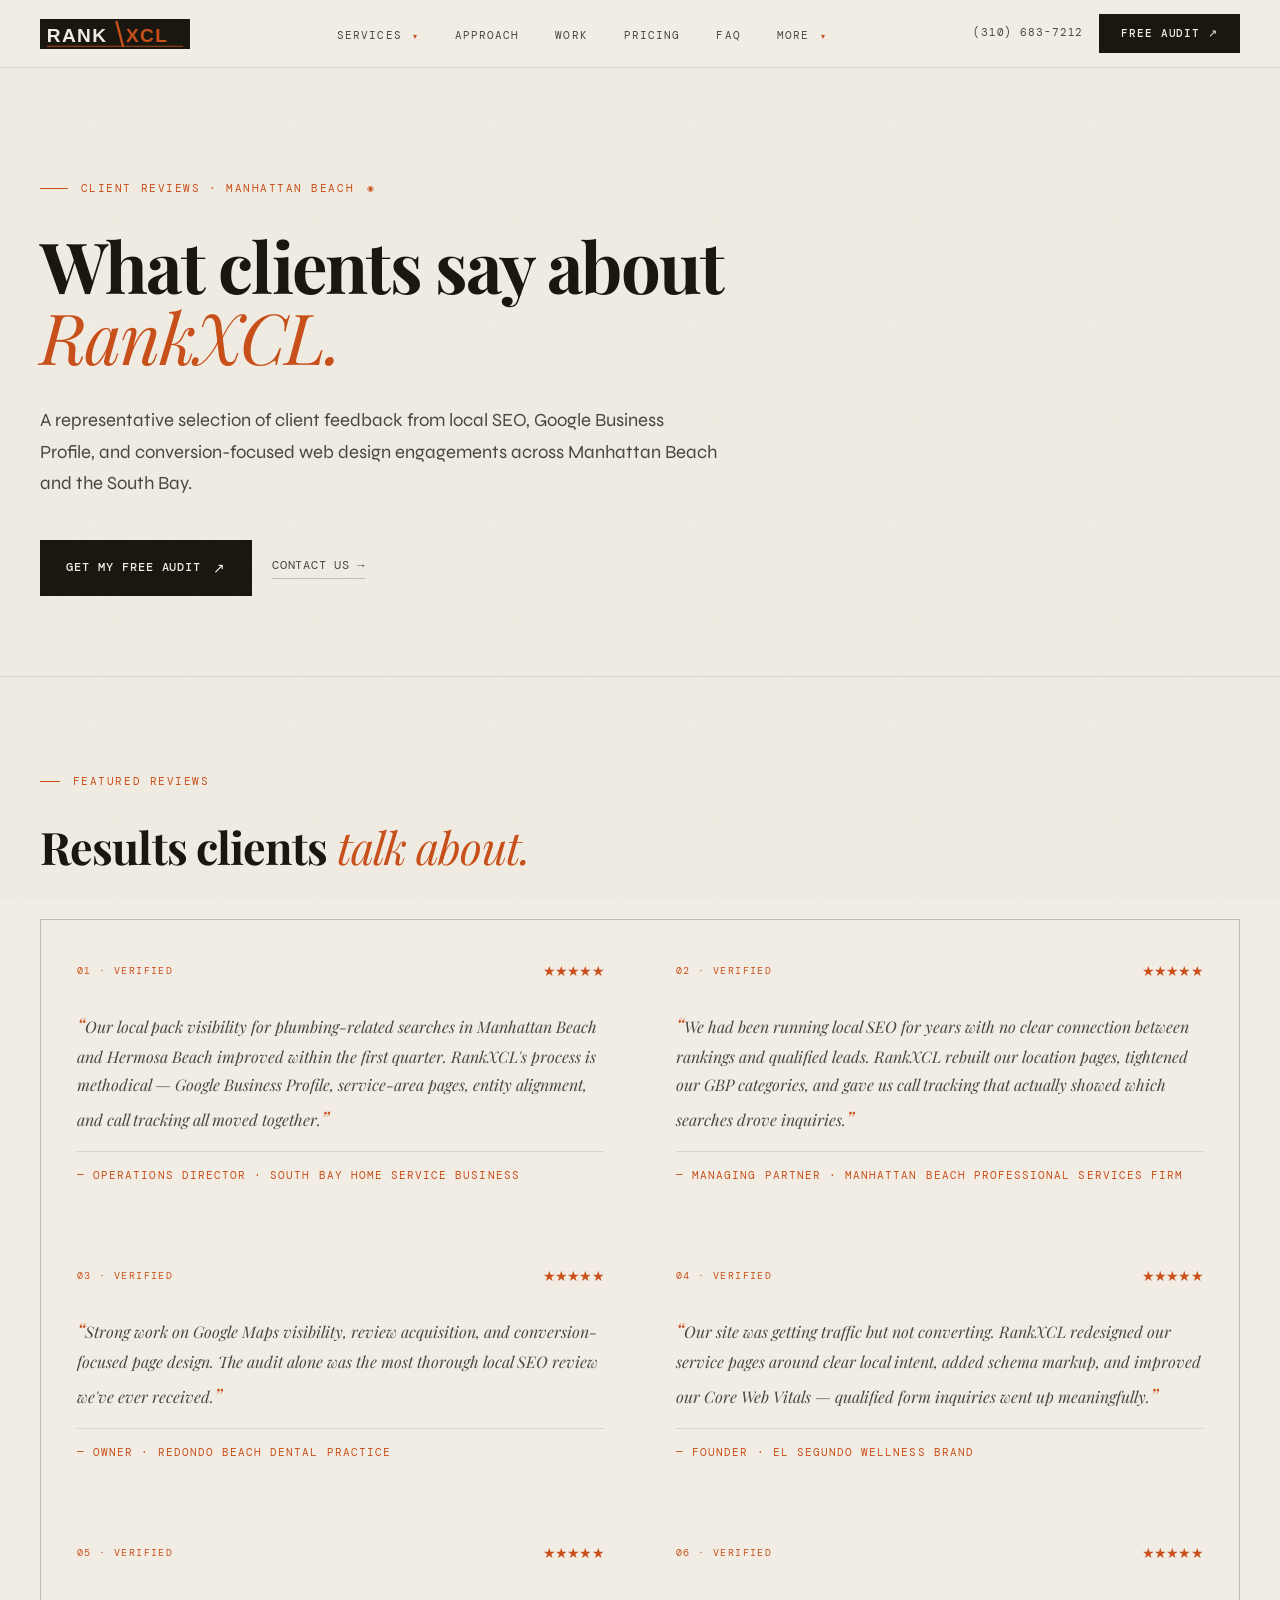
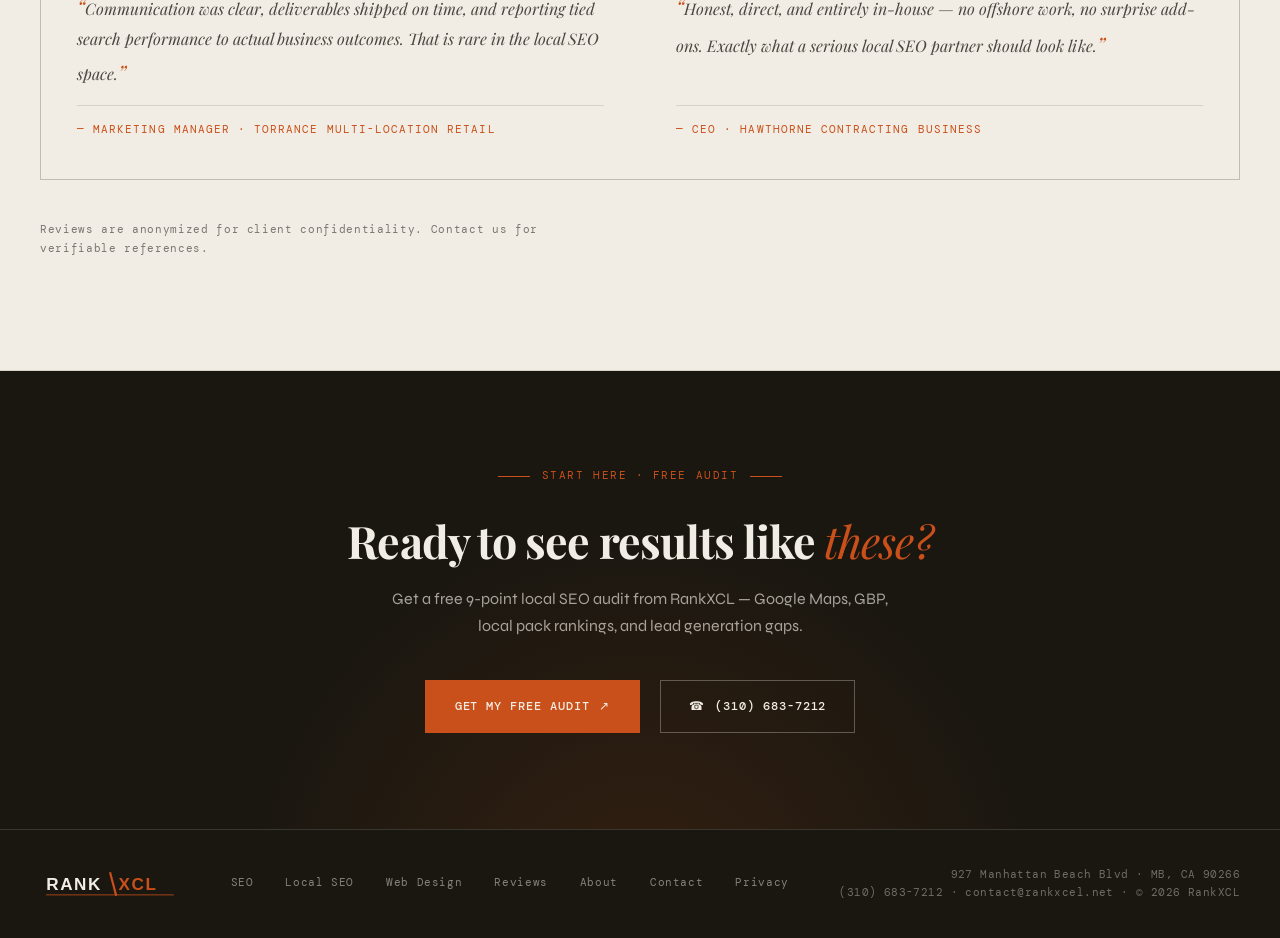
<file: pages/reviews.html>
<!DOCTYPE html>
<html lang="en">
<head>
<meta charset="UTF-8">
<meta name="viewport" content="width=device-width,initial-scale=1">
<title>Client Reviews · RankXCL — Manhattan Beach Local SEO</title>
<meta name="description" content="Client reviews and feedback for RankXCL — Manhattan Beach local SEO, GBP optimization, and conversion-focused web design.">
<meta property="og:title" content="Client Reviews · RankXCL">
<meta property="og:description" content="What clients say about RankXCL's local SEO and web design work.">
<meta property="og:type" content="website">
<link rel="stylesheet" href="_shell.css">
<style>
.review-grid {
  display: grid; grid-template-columns: repeat(2, 1fr);
  gap: 0; border: 0.75px solid var(--border); background: var(--border);
  margin-top: 3rem;
}
.review-card {
  padding: 2.5rem 2.25rem; background: var(--cream);
  display: flex; flex-direction: column;
  transition: background .25s;
}
.review-card:hover { background: var(--cream2); }
.review-num {
  font-family: var(--font-mono); font-size: 10px; letter-spacing: .14em;
  color: var(--orange); text-transform: uppercase; margin-bottom: 1.5rem;
  display: flex; justify-content: space-between; align-items: center;
}
.review-stars { color: var(--orange); letter-spacing: -.05em; font-size: 14px; }
.review-quote {
  font-family: var(--font-serif); font-size: 1.05rem; line-height: 1.65;
  color: var(--ink); font-style: italic; flex: 1; margin-bottom: 1.5rem;
}
.review-quote::before { content: '\201C'; color: var(--orange); font-size: 1.3em; }
.review-quote::after { content: '\201D'; color: var(--orange); font-size: 1.3em; }
.review-attr {
  font-family: var(--font-mono); font-size: 10.5px; letter-spacing: .1em;
  text-transform: uppercase; color: var(--orange);
  border-top: 0.75px solid var(--border); padding-top: 1rem;
}
@media (max-width: 780px) { .review-grid { grid-template-columns: 1fr; } }
</style>
</head>
<body>
<div id="scroll-progress"></div>
<button id="back-top" aria-label="Back to top" onclick="window.scrollTo({top:0,behavior:'smooth'})">↑</button>

<nav class="top">
  <a href="../index.html" class="nav-logo" aria-label="RankXCL">
    <svg width="150" height="32" viewBox="0 0 220 44" xmlns="http://www.w3.org/2000/svg" style="display:block;">
      <rect width="220" height="44" fill="#1a1710"/>
      <text x="10" y="33" font-family="'Arial Black','Impact','Arial Narrow',sans-serif" font-size="28" font-weight="900" fill="#f2ede4" letter-spacing="2">RANK</text>
      <line x1="112" y1="3" x2="122" y2="41" stroke="#c9501a" stroke-width="3.5" stroke-linecap="butt"/>
      <text x="126" y="33" font-family="'Arial Black','Impact','Arial Narrow',sans-serif" font-size="28" font-weight="900" fill="#c9501a" letter-spacing="2">XCL</text>
      <line x1="10" y1="40" x2="210" y2="40" stroke="#c9501a" stroke-width="1.2"/>
    </svg>
  </a>
  <ul>
    <li class="has-sub"><button type="button" class="nav-trigger">Services</button>
      <ul class="nav-sub">
        <li><a href="../services/seo.html">Search Engine Optimization</a></li>
        <li><a href="../services/local-seo.html">Local SEO</a></li>
        <li><a href="../services/web-design.html">Web Design</a></li>
      </ul>
    </li>
    <li><a href="../index.html#approach">Approach</a></li>
    <li><a href="../index.html#case-studies">Work</a></li>
    <li><a href="../index.html#pricing">Pricing</a></li>
    <li><a href="../index.html#faq">FAQ</a></li>
    <li class="has-sub"><button type="button" class="nav-trigger">More</button>
      <ul class="nav-sub">
        <li><a href="reviews.html">Reviews</a></li>
        <li><a href="about.html">About</a></li>
        <li><a href="contact.html">Contact</a></li>
        <li><a href="privacy.html">Privacy Policy</a></li>
      </ul>
    </li>
  </ul>
  <div class="nav-right">
    <a href="tel:+13106837212" class="nav-phone">(310) 683-7212</a>
    <a href="../index.html#audit" class="nav-cta">Free Audit</a>
    <button class="nav-hamburger" id="nav-hamburger" aria-label="Open menu" aria-expanded="false">
      <span></span><span></span><span></span>
    </button>
  </div>
</nav>

<div class="mobile-menu" id="mobile-menu" aria-hidden="true">
  <ul>
    <li>
      <button class="mob-trigger" id="mob-services-trigger">Services <span class="mob-trigger-arrow">▾</span></button>
      <ul class="mob-sub" id="mob-services-sub">
        <li><a href="../services/seo.html">Search Engine Optimization</a></li>
        <li><a href="../services/local-seo.html">Local SEO</a></li>
        <li><a href="../services/web-design.html">Web Design</a></li>
      </ul>
    </li>
    <li><a href="../index.html#approach">Approach</a></li>
    <li><a href="../index.html#pricing">Pricing</a></li>
    <li><a href="../index.html#faq">FAQ</a></li>
    <li>
      <button class="mob-trigger" id="mob-more-trigger">More <span class="mob-trigger-arrow">▾</span></button>
      <ul class="mob-sub" id="mob-more-sub">
        <li><a href="reviews.html">Reviews</a></li>
        <li><a href="about.html">About</a></li>
        <li><a href="contact.html">Contact</a></li>
        <li><a href="privacy.html">Privacy Policy</a></li>
      </ul>
    </li>
  </ul>
  <div class="mobile-ctas">
    <a href="../index.html#audit" class="mob-cta-primary">Get Free Audit ↗</a>
    <a href="tel:+13106837212" class="mob-cta-phone">☎ (310) 683-7212</a>
  </div>
</div>

<section class="page-hero">
  <div class="inner">
    <div class="page-tag">Client Reviews · Manhattan Beach</div>
    <h1>What clients say about <em>RankXCL.</em></h1>
    <p class="lede">A representative selection of client feedback from local SEO, Google Business Profile, and conversion-focused web design engagements across Manhattan Beach and the South Bay.</p>
    <div class="hero-ctas">
      <a href="../index.html#audit" class="btn-primary">Get my free audit</a>
      <a href="contact.html" class="btn-ghost">Contact us →</a>
    </div>
  </div>
</section>

<section class="body">
  <div class="inner">
    <div class="section-label">Featured reviews</div>
    <h2>Results clients <em>talk about.</em></h2>
    <div class="review-grid">
      <div class="review-card">
        <div class="review-num">01 · Verified <span class="review-stars">★★★★★</span></div>
        <p class="review-quote">Our local pack visibility for plumbing-related searches in Manhattan Beach and Hermosa Beach improved within the first quarter. RankXCL's process is methodical — Google Business Profile, service-area pages, entity alignment, and call tracking all moved together.</p>
        <div class="review-attr">— Operations Director · South Bay home service business</div>
      </div>
      <div class="review-card">
        <div class="review-num">02 · Verified <span class="review-stars">★★★★★</span></div>
        <p class="review-quote">We had been running local SEO for years with no clear connection between rankings and qualified leads. RankXCL rebuilt our location pages, tightened our GBP categories, and gave us call tracking that actually showed which searches drove inquiries.</p>
        <div class="review-attr">— Managing Partner · Manhattan Beach professional services firm</div>
      </div>
      <div class="review-card">
        <div class="review-num">03 · Verified <span class="review-stars">★★★★★</span></div>
        <p class="review-quote">Strong work on Google Maps visibility, review acquisition, and conversion-focused page design. The audit alone was the most thorough local SEO review we've ever received.</p>
        <div class="review-attr">— Owner · Redondo Beach dental practice</div>
      </div>
      <div class="review-card">
        <div class="review-num">04 · Verified <span class="review-stars">★★★★★</span></div>
        <p class="review-quote">Our site was getting traffic but not converting. RankXCL redesigned our service pages around clear local intent, added schema markup, and improved our Core Web Vitals — qualified form inquiries went up meaningfully.</p>
        <div class="review-attr">— Founder · El Segundo wellness brand</div>
      </div>
      <div class="review-card">
        <div class="review-num">05 · Verified <span class="review-stars">★★★★★</span></div>
        <p class="review-quote">Communication was clear, deliverables shipped on time, and reporting tied search performance to actual business outcomes. That is rare in the local SEO space.</p>
        <div class="review-attr">— Marketing Manager · Torrance multi-location retail</div>
      </div>
      <div class="review-card">
        <div class="review-num">06 · Verified <span class="review-stars">★★★★★</span></div>
        <p class="review-quote">Honest, direct, and entirely in-house — no offshore work, no surprise add-ons. Exactly what a serious local SEO partner should look like.</p>
        <div class="review-attr">— CEO · Hawthorne contracting business</div>
      </div>
    </div>
    <p style="margin-top:2.5rem;font-family:var(--font-mono);font-size:11px;color:var(--ink3);letter-spacing:.06em;">Reviews are anonymized for client confidentiality. Contact us for verifiable references.</p>
  </div>
</section>

<div class="cta-band">
  <div class="inner">
    <div class="cta-band-tag">Start here · free audit</div>
    <h3>Ready to see results like <em>these?</em></h3>
    <p>Get a free 9-point local SEO audit from RankXCL — Google Maps, GBP, local pack rankings, and lead generation gaps.</p>
    <div class="cta-band-btns">
      <a href="../index.html#audit" class="btn-primary-light">Get my free audit</a>
      <a href="tel:+13106837212" class="btn-secondary-light">(310) 683-7212</a>
    </div>
  </div>
</div>

<footer class="bottom">
  <a href="../index.html" class="footer-logo" aria-label="RankXCL">
    <svg width="140" height="28" viewBox="0 0 180 36" xmlns="http://www.w3.org/2000/svg" style="display:block;">
      <rect width="180" height="36" fill="#1a1710"/>
      <text x="8" y="26" font-family="'Arial Black','Impact',sans-serif" font-size="22" font-weight="900" fill="#f2ede4" letter-spacing="2">RANK</text>
      <line x1="90" y1="3" x2="98" y2="33" stroke="#c9501a" stroke-width="2.8" stroke-linecap="butt"/>
      <text x="101" y="26" font-family="'Arial Black','Impact',sans-serif" font-size="22" font-weight="900" fill="#c9501a" letter-spacing="2">XCL</text>
      <line x1="8" y1="32" x2="172" y2="32" stroke="#c9501a" stroke-width="1"/>
    </svg>
  </a>
  <div class="footer-links">
    <a href="../services/seo.html">SEO</a>
    <a href="../services/local-seo.html">Local SEO</a>
    <a href="../services/web-design.html">Web Design</a>
    <a href="reviews.html">Reviews</a>
    <a href="about.html">About</a>
    <a href="contact.html">Contact</a>
    <a href="privacy.html">Privacy</a>
  </div>
  <div class="footer-copy">927 Manhattan Beach Blvd · MB, CA 90266<br>(310) 683-7212 · contact@rankxcel.net · © 2026 RankXCL</div>
</footer>

<script>
(function(){
  const bar=document.getElementById('scroll-progress'),btn=document.getElementById('back-top');
  function onScroll(){const s=window.scrollY,t=document.documentElement.scrollHeight-window.innerHeight;bar.style.width=(t>0?s/t*100:0)+'%';btn.classList.toggle('visible',s>400);}
  window.addEventListener('scroll',onScroll,{passive:true});
  const h=document.getElementById('nav-hamburger'),m=document.getElementById('mobile-menu');
  function toggle(o){h.classList.toggle('open',o);h.setAttribute('aria-expanded',o);m.classList.toggle('open',o);m.setAttribute('aria-hidden',!o);document.body.style.overflow=o?'hidden':'';}
  h.addEventListener('click',()=>toggle(!m.classList.contains('open')));
  m.querySelectorAll('a').forEach(a=>a.addEventListener('click',()=>toggle(false)));
  [['mob-services-trigger','mob-services-sub'],['mob-more-trigger','mob-more-sub']].forEach(([tid,sid])=>{
    const tr=document.getElementById(tid),sub=document.getElementById(sid);
    if(!tr||!sub)return;
    tr.addEventListener('click',()=>{const o=sub.classList.toggle('open');tr.classList.toggle('expanded',o);});
  });
})();
</script>
</body>
</html>
</file>
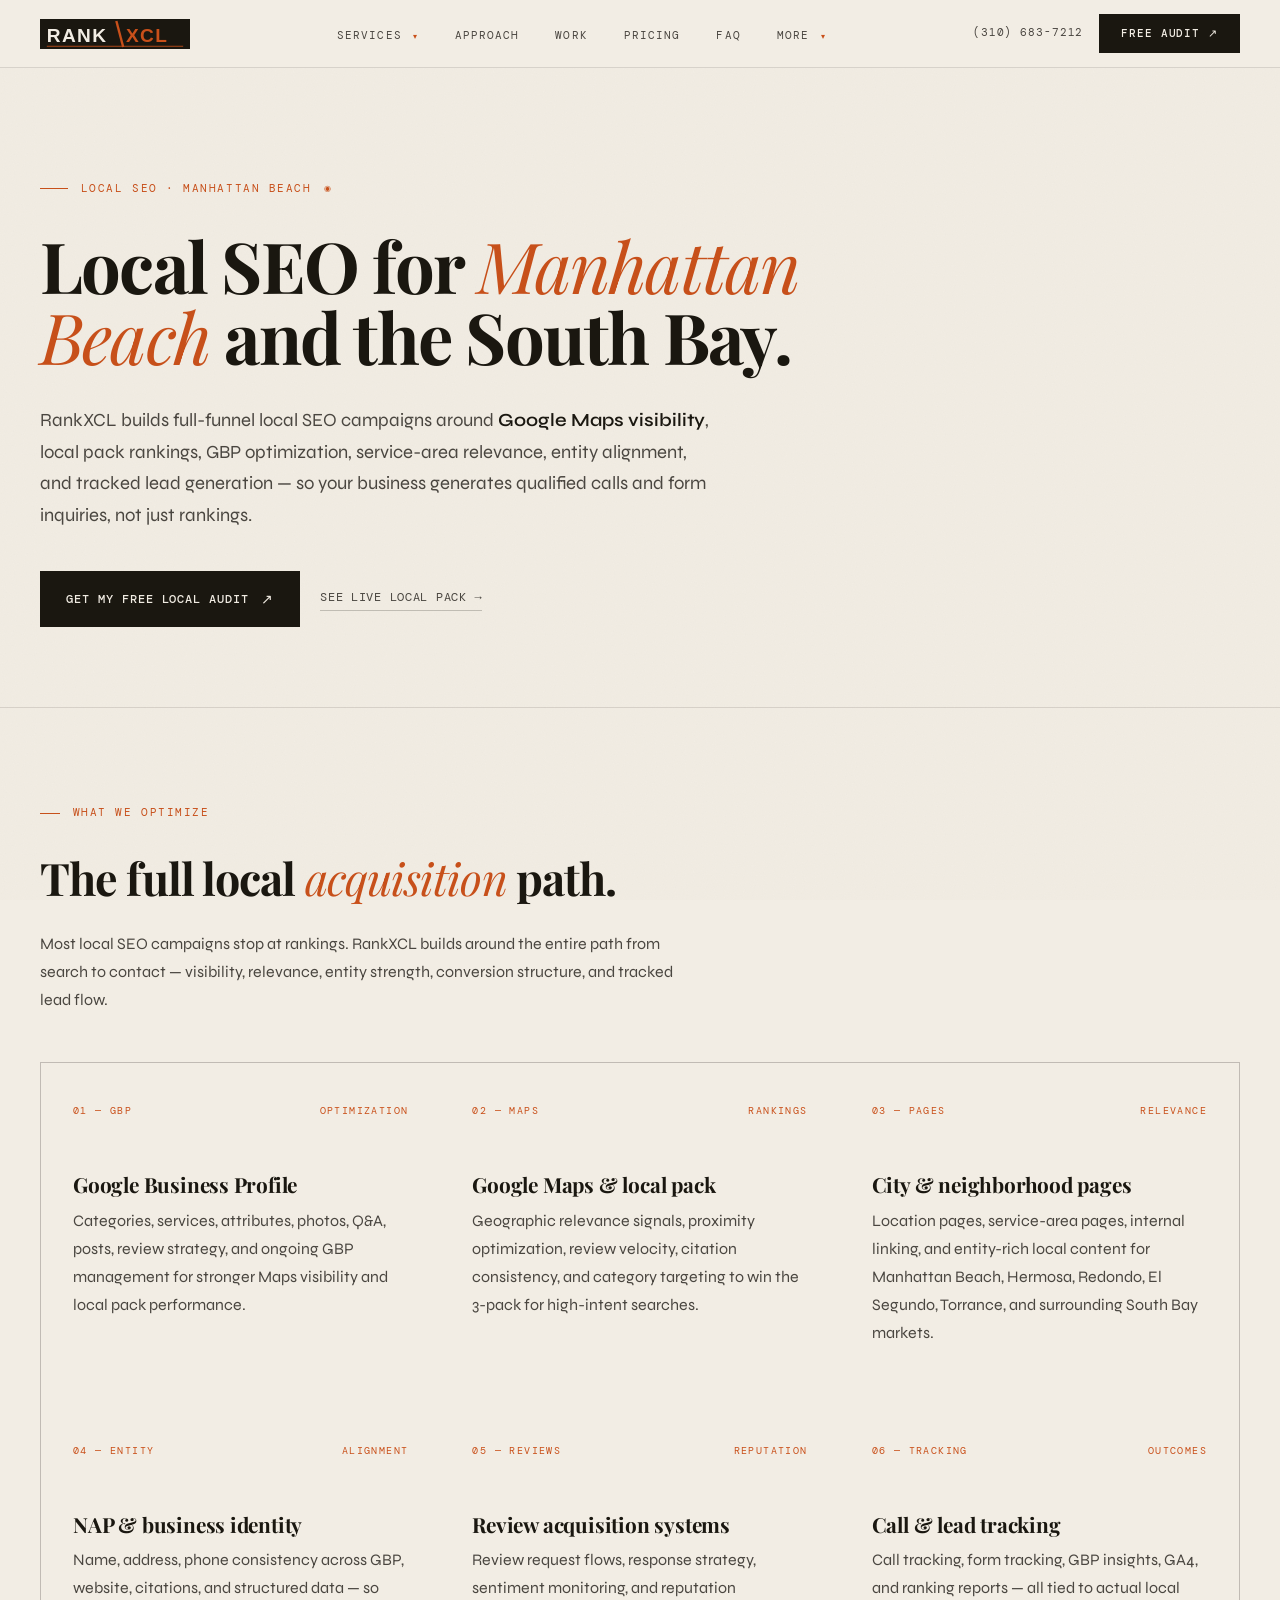
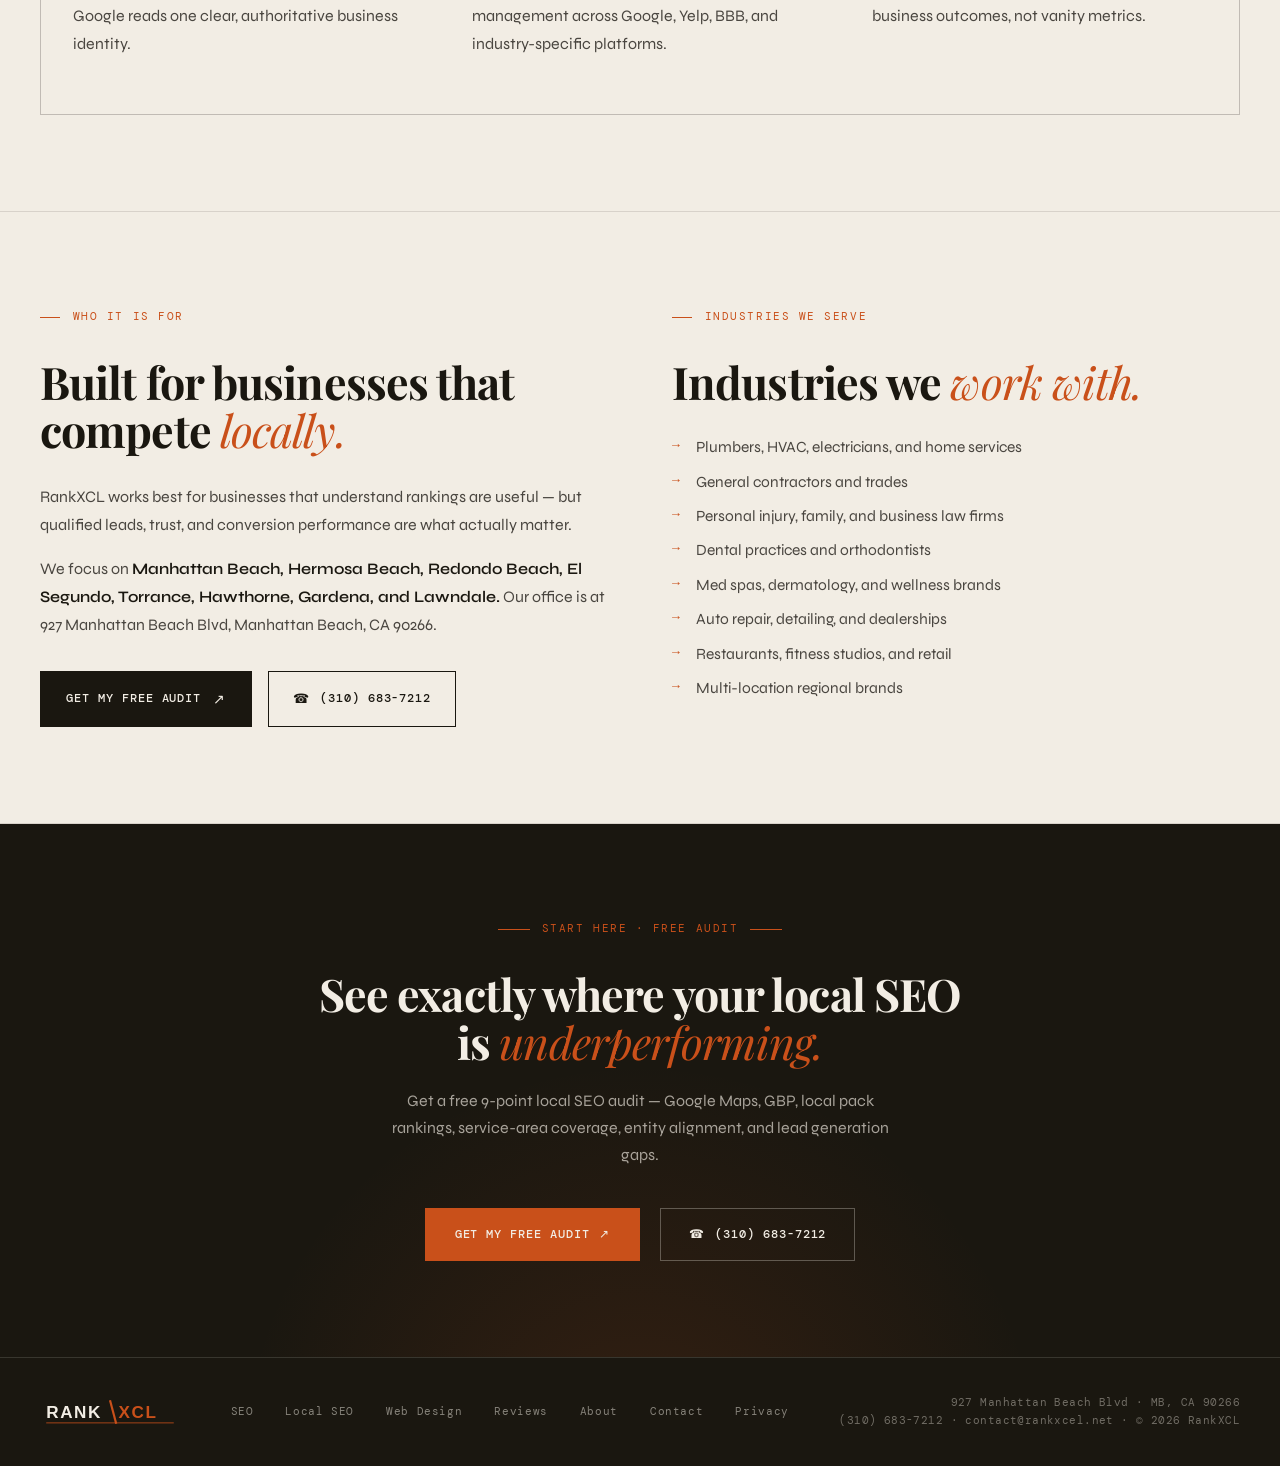
<file: services/local-seo.html>
<!DOCTYPE html>
<html lang="en">
<head>
<meta charset="UTF-8">
<meta name="viewport" content="width=device-width,initial-scale=1">
<title>Local SEO · RankXCL — Manhattan Beach & South Bay</title>
<meta name="description" content="RankXCL provides full-funnel local SEO for Manhattan Beach and South Bay businesses. Google Maps, GBP optimization, local pack rankings, and tracked lead generation.">
<meta property="og:title" content="Local SEO · RankXCL">
<meta property="og:description" content="Full-funnel local SEO for Manhattan Beach & South Bay businesses.">
<meta property="og:type" content="website">
<link rel="stylesheet" href="_shell.css">
</head>
<body>
<div id="scroll-progress"></div>
<button id="back-top" aria-label="Back to top" onclick="window.scrollTo({top:0,behavior:'smooth'})">↑</button>

<nav class="top">
  <a href="../index.html" class="nav-logo" aria-label="RankXCL">
    <svg width="150" height="32" viewBox="0 0 220 44" xmlns="http://www.w3.org/2000/svg" style="display:block;">
      <rect width="220" height="44" fill="#1a1710"/>
      <text x="10" y="33" font-family="'Arial Black','Impact','Arial Narrow',sans-serif" font-size="28" font-weight="900" fill="#f2ede4" letter-spacing="2">RANK</text>
      <line x1="112" y1="3" x2="122" y2="41" stroke="#c9501a" stroke-width="3.5" stroke-linecap="butt"/>
      <text x="126" y="33" font-family="'Arial Black','Impact','Arial Narrow',sans-serif" font-size="28" font-weight="900" fill="#c9501a" letter-spacing="2">XCL</text>
      <line x1="10" y1="40" x2="210" y2="40" stroke="#c9501a" stroke-width="1.2"/>
    </svg>
  </a>
  <ul>
    <li class="has-sub"><button type="button" class="nav-trigger">Services</button>
      <ul class="nav-sub">
        <li><a href="seo.html">Search Engine Optimization</a></li>
        <li><a href="local-seo.html">Local SEO</a></li>
        <li><a href="web-design.html">Web Design</a></li>
      </ul>
    </li>
    <li><a href="../index.html#approach">Approach</a></li>
    <li><a href="../index.html#case-studies">Work</a></li>
    <li><a href="../index.html#pricing">Pricing</a></li>
    <li><a href="../index.html#faq">FAQ</a></li>
    <li class="has-sub"><button type="button" class="nav-trigger">More</button>
      <ul class="nav-sub">
        <li><a href="../pages/reviews.html">Reviews</a></li>
        <li><a href="../pages/about.html">About</a></li>
        <li><a href="../pages/contact.html">Contact</a></li>
        <li><a href="../pages/privacy.html">Privacy Policy</a></li>
      </ul>
    </li>
  </ul>
  <div class="nav-right">
    <a href="tel:+13106837212" class="nav-phone">(310) 683-7212</a>
    <a href="../index.html#audit" class="nav-cta">Free Audit</a>
    <button class="nav-hamburger" id="nav-hamburger" aria-label="Open menu" aria-expanded="false">
      <span></span><span></span><span></span>
    </button>
  </div>
</nav>

<div class="mobile-menu" id="mobile-menu" aria-hidden="true">
  <ul>
    <li>
      <button class="mob-trigger" id="mob-services-trigger">Services <span class="mob-trigger-arrow">▾</span></button>
      <ul class="mob-sub" id="mob-services-sub">
        <li><a href="seo.html">Search Engine Optimization</a></li>
        <li><a href="local-seo.html">Local SEO</a></li>
        <li><a href="web-design.html">Web Design</a></li>
      </ul>
    </li>
    <li><a href="../index.html#approach">Approach</a></li>
    <li><a href="../index.html#pricing">Pricing</a></li>
    <li><a href="../index.html#faq">FAQ</a></li>
    <li>
      <button class="mob-trigger" id="mob-more-trigger">More <span class="mob-trigger-arrow">▾</span></button>
      <ul class="mob-sub" id="mob-more-sub">
        <li><a href="../pages/reviews.html">Reviews</a></li>
        <li><a href="../pages/about.html">About</a></li>
        <li><a href="../pages/contact.html">Contact</a></li>
        <li><a href="../pages/privacy.html">Privacy Policy</a></li>
      </ul>
    </li>
  </ul>
  <div class="mobile-ctas">
    <a href="../index.html#audit" class="mob-cta-primary">Get Free Audit ↗</a>
    <a href="tel:+13106837212" class="mob-cta-phone">☎ (310) 683-7212</a>
  </div>
</div>

<section class="page-hero">
  <div class="inner">
    <div class="page-tag">Local SEO · Manhattan Beach</div>
    <h1>Local SEO for <em>Manhattan Beach</em> and the South Bay.</h1>
    <p class="lede">RankXCL builds full-funnel local SEO campaigns around <strong>Google Maps visibility</strong>, local pack rankings, GBP optimization, service-area relevance, entity alignment, and tracked lead generation — so your business generates qualified calls and form inquiries, not just rankings.</p>
    <div class="hero-ctas">
      <a href="../index.html#audit" class="btn-primary">Get my free local audit</a>
      <a href="../index.html#rankings" class="btn-ghost">See live local pack →</a>
    </div>
  </div>
</section>

<section class="body">
  <div class="inner">
    <div class="section-label">What we optimize</div>
    <h2>The full local <em>acquisition</em> path.</h2>
    <p>Most local SEO campaigns stop at rankings. RankXCL builds around the entire path from search to contact — visibility, relevance, entity strength, conversion structure, and tracked lead flow.</p>
    <div class="svc-grid">
      <div class="svc-card">
        <div class="num">01 — GBP <span>Optimization</span></div>
        <h3>Google Business Profile</h3>
        <p>Categories, services, attributes, photos, Q&A, posts, review strategy, and ongoing GBP management for stronger Maps visibility and local pack performance.</p>
      </div>
      <div class="svc-card">
        <div class="num">02 — Maps <span>Rankings</span></div>
        <h3>Google Maps & local pack</h3>
        <p>Geographic relevance signals, proximity optimization, review velocity, citation consistency, and category targeting to win the 3-pack for high-intent searches.</p>
      </div>
      <div class="svc-card">
        <div class="num">03 — Pages <span>Relevance</span></div>
        <h3>City & neighborhood pages</h3>
        <p>Location pages, service-area pages, internal linking, and entity-rich local content for Manhattan Beach, Hermosa, Redondo, El Segundo, Torrance, and surrounding South Bay markets.</p>
      </div>
      <div class="svc-card">
        <div class="num">04 — Entity <span>Alignment</span></div>
        <h3>NAP & business identity</h3>
        <p>Name, address, phone consistency across GBP, website, citations, and structured data — so Google reads one clear, authoritative business identity.</p>
      </div>
      <div class="svc-card">
        <div class="num">05 — Reviews <span>Reputation</span></div>
        <h3>Review acquisition systems</h3>
        <p>Review request flows, response strategy, sentiment monitoring, and reputation management across Google, Yelp, BBB, and industry-specific platforms.</p>
      </div>
      <div class="svc-card">
        <div class="num">06 — Tracking <span>Outcomes</span></div>
        <h3>Call & lead tracking</h3>
        <p>Call tracking, form tracking, GBP insights, GA4, and ranking reports — all tied to actual local business outcomes, not vanity metrics.</p>
      </div>
    </div>
  </div>
</section>

<section class="body">
  <div class="inner">
    <div class="two-col">
      <div>
        <div class="section-label">Who it is for</div>
        <h2>Built for businesses that compete <em>locally.</em></h2>
        <p>RankXCL works best for businesses that understand rankings are useful — but qualified leads, trust, and conversion performance are what actually matter.</p>
        <p>We focus on <strong>Manhattan Beach, Hermosa Beach, Redondo Beach, El Segundo, Torrance, Hawthorne, Gardena, and Lawndale.</strong> Our office is at 927 Manhattan Beach Blvd, Manhattan Beach, CA 90266.</p>
        <div style="margin-top:2rem;display:flex;gap:1rem;flex-wrap:wrap;">
          <a href="../index.html#audit" class="btn-primary">Get my free audit</a>
          <a href="tel:+13106837212" class="btn-secondary">(310) 683-7212</a>
        </div>
      </div>
      <div>
        <div class="section-label">Industries we serve</div>
        <h2>Industries we <em>work with.</em></h2>
        <ul>
          <li>Plumbers, HVAC, electricians, and home services</li>
          <li>General contractors and trades</li>
          <li>Personal injury, family, and business law firms</li>
          <li>Dental practices and orthodontists</li>
          <li>Med spas, dermatology, and wellness brands</li>
          <li>Auto repair, detailing, and dealerships</li>
          <li>Restaurants, fitness studios, and retail</li>
          <li>Multi-location regional brands</li>
        </ul>
      </div>
    </div>
  </div>
</section>

<div class="cta-band">
  <div class="inner">
    <div class="cta-band-tag">Start here · free audit</div>
    <h3>See exactly where your local SEO is <em>underperforming.</em></h3>
    <p>Get a free 9-point local SEO audit — Google Maps, GBP, local pack rankings, service-area coverage, entity alignment, and lead generation gaps.</p>
    <div class="cta-band-btns">
      <a href="../index.html#audit" class="btn-primary-light">Get my free audit</a>
      <a href="tel:+13106837212" class="btn-secondary-light">(310) 683-7212</a>
    </div>
  </div>
</div>

<footer class="bottom">
  <a href="../index.html" class="footer-logo" aria-label="RankXCL">
    <svg width="140" height="28" viewBox="0 0 180 36" xmlns="http://www.w3.org/2000/svg" style="display:block;">
      <rect width="180" height="36" fill="#1a1710"/>
      <text x="8" y="26" font-family="'Arial Black','Impact',sans-serif" font-size="22" font-weight="900" fill="#f2ede4" letter-spacing="2">RANK</text>
      <line x1="90" y1="3" x2="98" y2="33" stroke="#c9501a" stroke-width="2.8" stroke-linecap="butt"/>
      <text x="101" y="26" font-family="'Arial Black','Impact',sans-serif" font-size="22" font-weight="900" fill="#c9501a" letter-spacing="2">XCL</text>
      <line x1="8" y1="32" x2="172" y2="32" stroke="#c9501a" stroke-width="1"/>
    </svg>
  </a>
  <div class="footer-links">
    <a href="seo.html">SEO</a>
    <a href="local-seo.html">Local SEO</a>
    <a href="web-design.html">Web Design</a>
    <a href="../pages/reviews.html">Reviews</a>
    <a href="../pages/about.html">About</a>
    <a href="../pages/contact.html">Contact</a>
    <a href="../pages/privacy.html">Privacy</a>
  </div>
  <div class="footer-copy">927 Manhattan Beach Blvd · MB, CA 90266<br>(310) 683-7212 · contact@rankxcel.net · © 2026 RankXCL</div>
</footer>

<script>
// Scroll progress + back to top
(function(){
  const bar = document.getElementById('scroll-progress');
  const btn = document.getElementById('back-top');
  function onScroll(){
    const s = window.scrollY, t = document.documentElement.scrollHeight - window.innerHeight;
    bar.style.width = (t > 0 ? s/t*100 : 0) + '%';
    btn.classList.toggle('visible', s > 400);
  }
  window.addEventListener('scroll', onScroll, {passive:true});
})();

// Mobile menu
(function(){
  const h = document.getElementById('nav-hamburger');
  const m = document.getElementById('mobile-menu');
  function toggle(open){
    h.classList.toggle('open', open);
    h.setAttribute('aria-expanded', open);
    m.classList.toggle('open', open);
    m.setAttribute('aria-hidden', !open);
    document.body.style.overflow = open ? 'hidden' : '';
  }
  h.addEventListener('click', () => toggle(!m.classList.contains('open')));
  m.querySelectorAll('a').forEach(a => a.addEventListener('click', () => toggle(false)));
  [['mob-services-trigger','mob-services-sub'],['mob-more-trigger','mob-more-sub']].forEach(([tid,sid]) => {
    const tr = document.getElementById(tid), sub = document.getElementById(sid);
    if (!tr||!sub) return;
    tr.addEventListener('click', () => { const o = sub.classList.toggle('open'); tr.classList.toggle('expanded',o); });
  });
})();
</script>
</body>
</html>
</file>
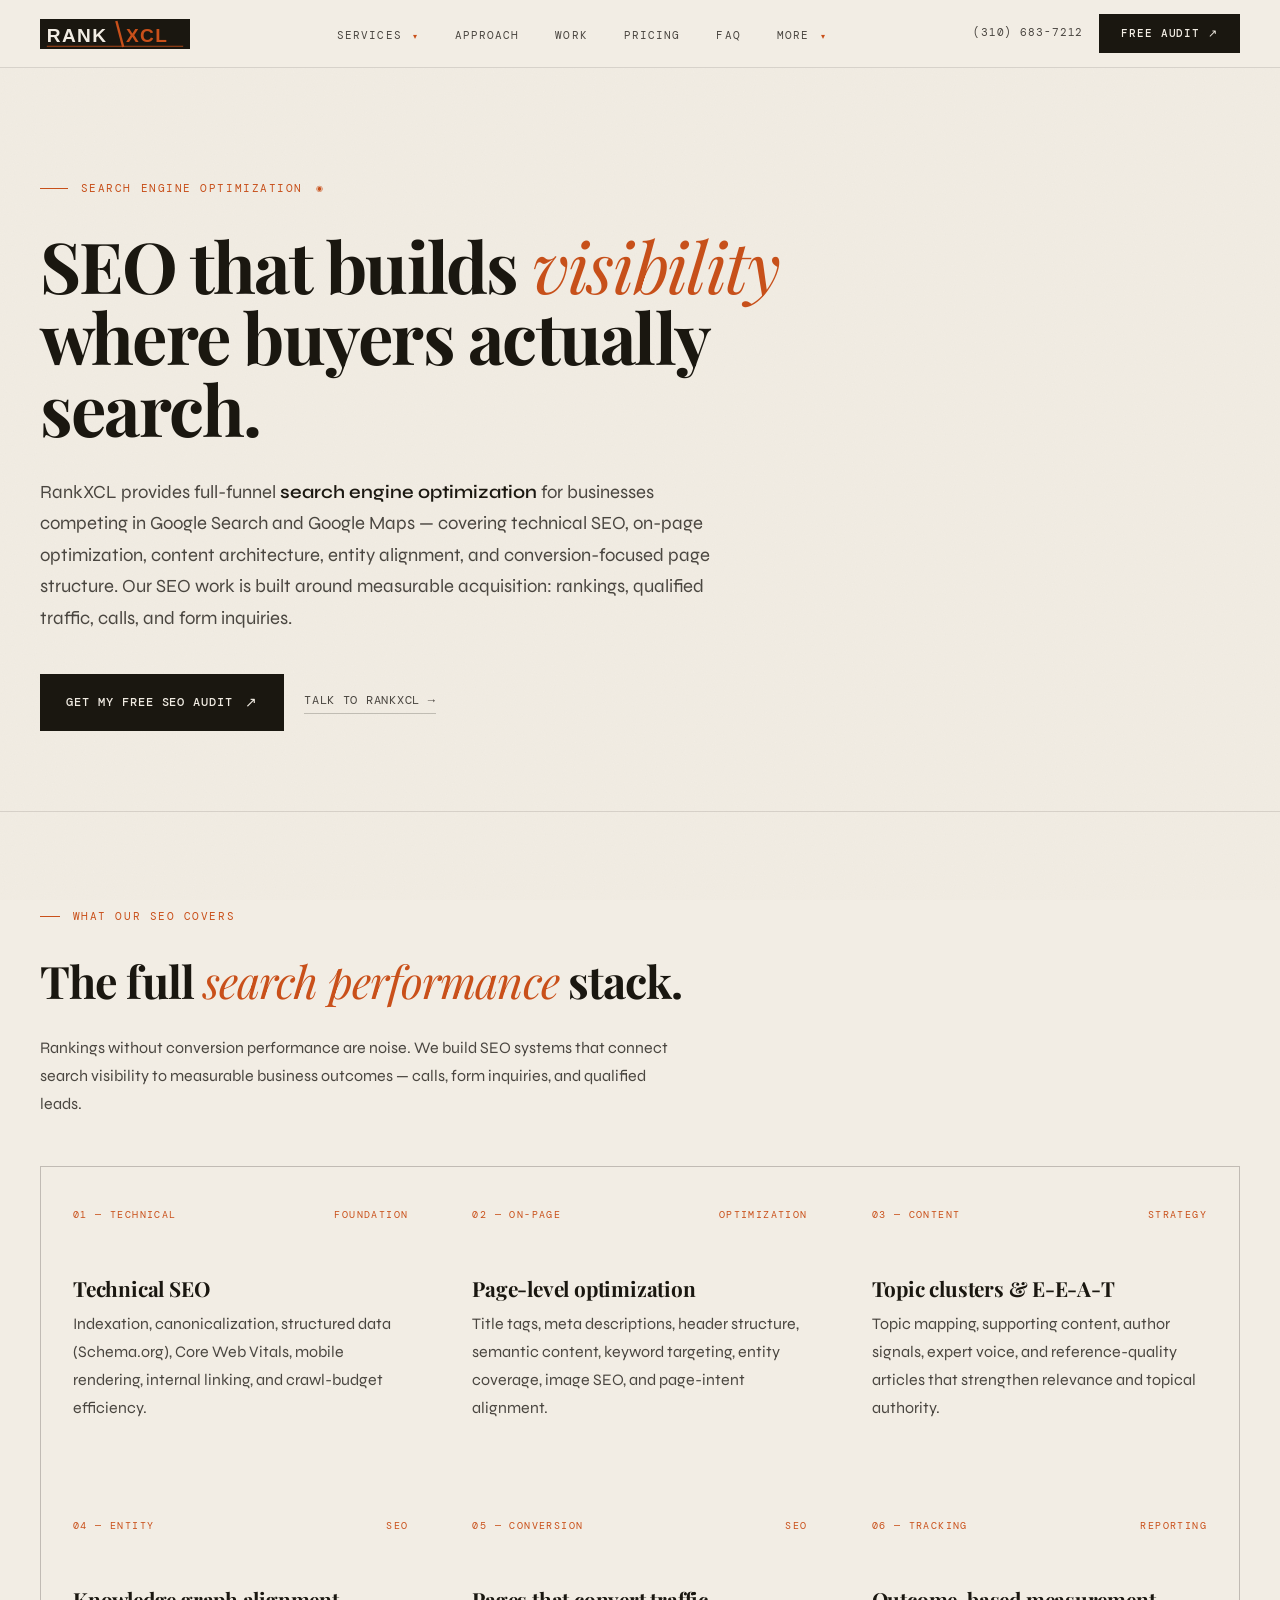
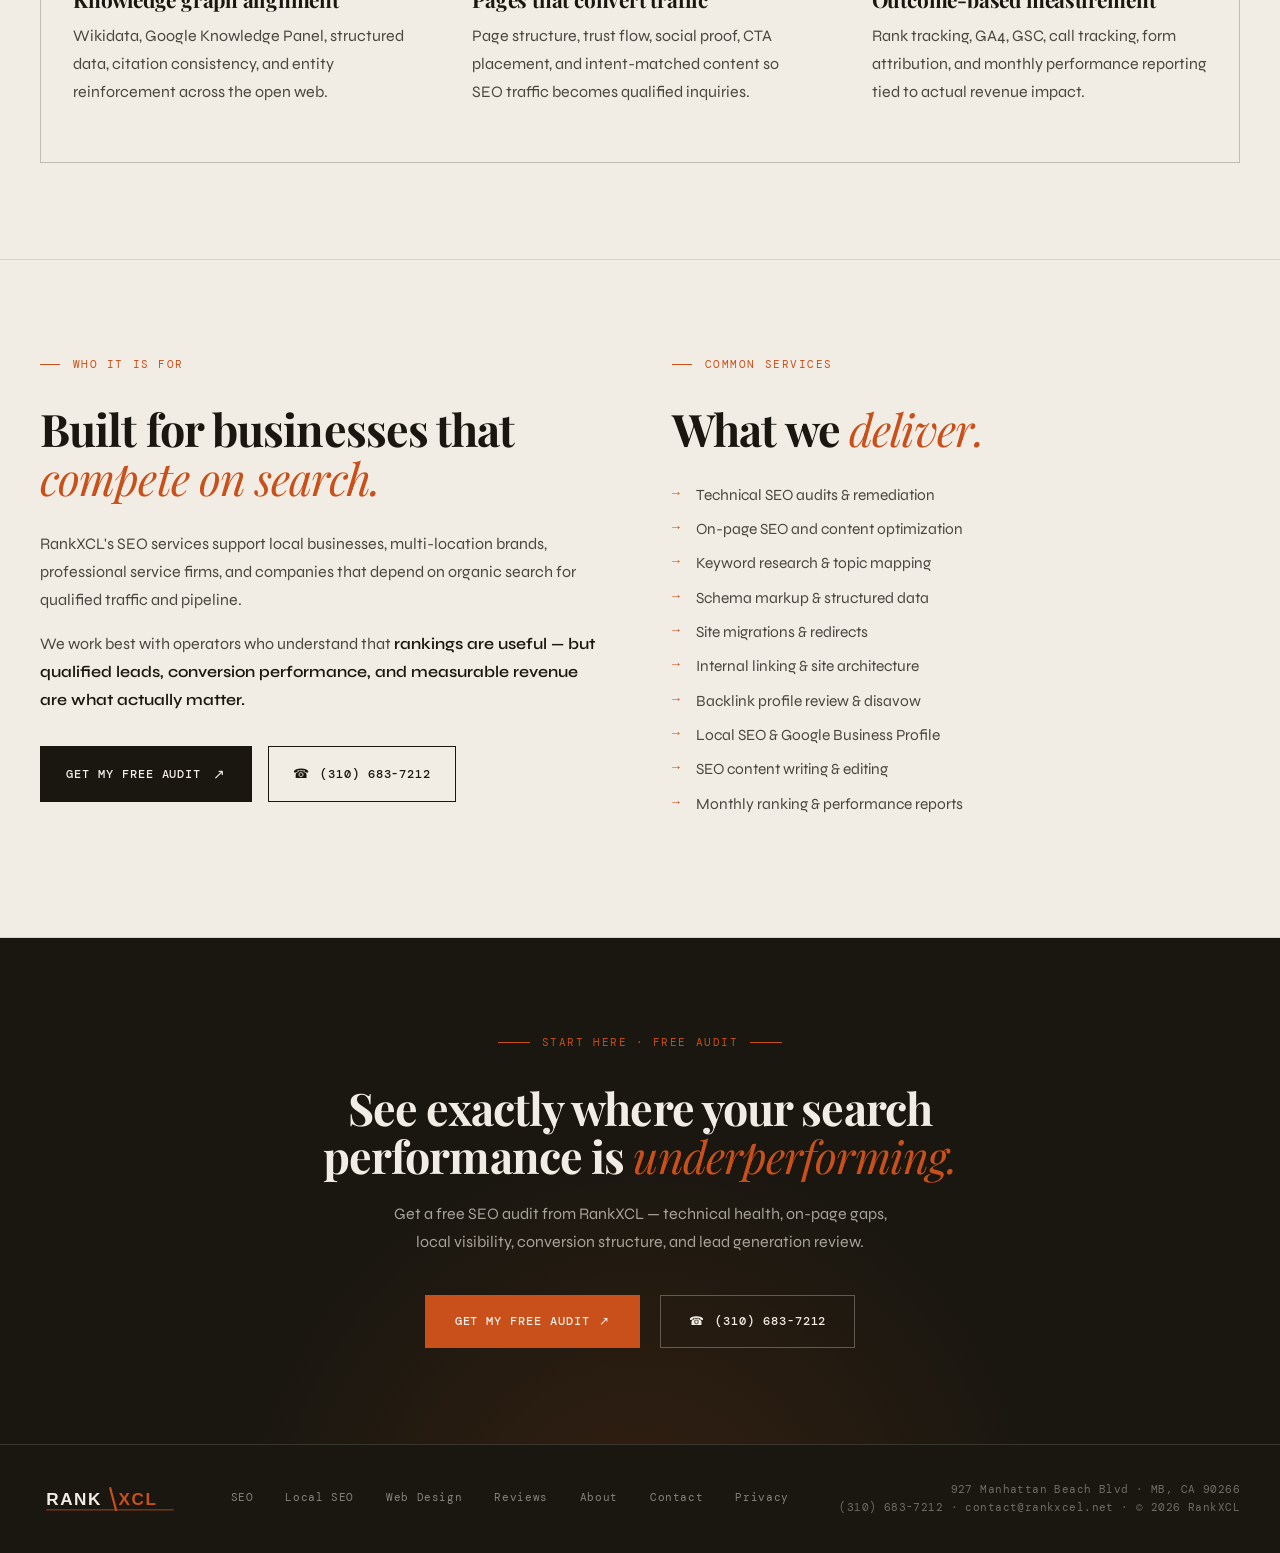
<file: services/seo.html>
<!DOCTYPE html>
<html lang="en">
<head>
<meta charset="UTF-8">
<meta name="viewport" content="width=device-width,initial-scale=1">
<title>Search Engine Optimization · RankXCL</title>
<meta name="description" content="RankXCL provides full-funnel SEO for businesses competing in Google Search and Maps — technical SEO, on-page, content, entity alignment, and tracked acquisition.">
<meta property="og:title" content="SEO · RankXCL — Manhattan Beach">
<meta property="og:description" content="Full-funnel search engine optimization built around measurable acquisition.">
<meta property="og:type" content="website">
<link rel="stylesheet" href="_shell.css">
</head>
<body>
<div id="scroll-progress"></div>
<button id="back-top" aria-label="Back to top" onclick="window.scrollTo({top:0,behavior:'smooth'})">↑</button>

<nav class="top">
  <a href="../index.html" class="nav-logo" aria-label="RankXCL">
    <svg width="150" height="32" viewBox="0 0 220 44" xmlns="http://www.w3.org/2000/svg" style="display:block;">
      <rect width="220" height="44" fill="#1a1710"/>
      <text x="10" y="33" font-family="'Arial Black','Impact','Arial Narrow',sans-serif" font-size="28" font-weight="900" fill="#f2ede4" letter-spacing="2">RANK</text>
      <line x1="112" y1="3" x2="122" y2="41" stroke="#c9501a" stroke-width="3.5" stroke-linecap="butt"/>
      <text x="126" y="33" font-family="'Arial Black','Impact','Arial Narrow',sans-serif" font-size="28" font-weight="900" fill="#c9501a" letter-spacing="2">XCL</text>
      <line x1="10" y1="40" x2="210" y2="40" stroke="#c9501a" stroke-width="1.2"/>
    </svg>
  </a>
  <ul>
    <li class="has-sub"><button type="button" class="nav-trigger">Services</button>
      <ul class="nav-sub">
        <li><a href="seo.html">Search Engine Optimization</a></li>
        <li><a href="local-seo.html">Local SEO</a></li>
        <li><a href="web-design.html">Web Design</a></li>
      </ul>
    </li>
    <li><a href="../index.html#approach">Approach</a></li>
    <li><a href="../index.html#case-studies">Work</a></li>
    <li><a href="../index.html#pricing">Pricing</a></li>
    <li><a href="../index.html#faq">FAQ</a></li>
    <li class="has-sub"><button type="button" class="nav-trigger">More</button>
      <ul class="nav-sub">
        <li><a href="../pages/reviews.html">Reviews</a></li>
        <li><a href="../pages/about.html">About</a></li>
        <li><a href="../pages/contact.html">Contact</a></li>
        <li><a href="../pages/privacy.html">Privacy Policy</a></li>
      </ul>
    </li>
  </ul>
  <div class="nav-right">
    <a href="tel:+13106837212" class="nav-phone">(310) 683-7212</a>
    <a href="../index.html#audit" class="nav-cta">Free Audit</a>
    <button class="nav-hamburger" id="nav-hamburger" aria-label="Open menu" aria-expanded="false">
      <span></span><span></span><span></span>
    </button>
  </div>
</nav>

<div class="mobile-menu" id="mobile-menu" aria-hidden="true">
  <ul>
    <li>
      <button class="mob-trigger" id="mob-services-trigger">Services <span class="mob-trigger-arrow">▾</span></button>
      <ul class="mob-sub" id="mob-services-sub">
        <li><a href="seo.html">Search Engine Optimization</a></li>
        <li><a href="local-seo.html">Local SEO</a></li>
        <li><a href="web-design.html">Web Design</a></li>
      </ul>
    </li>
    <li><a href="../index.html#approach">Approach</a></li>
    <li><a href="../index.html#pricing">Pricing</a></li>
    <li><a href="../index.html#faq">FAQ</a></li>
    <li>
      <button class="mob-trigger" id="mob-more-trigger">More <span class="mob-trigger-arrow">▾</span></button>
      <ul class="mob-sub" id="mob-more-sub">
        <li><a href="../pages/reviews.html">Reviews</a></li>
        <li><a href="../pages/about.html">About</a></li>
        <li><a href="../pages/contact.html">Contact</a></li>
        <li><a href="../pages/privacy.html">Privacy Policy</a></li>
      </ul>
    </li>
  </ul>
  <div class="mobile-ctas">
    <a href="../index.html#audit" class="mob-cta-primary">Get Free Audit ↗</a>
    <a href="tel:+13106837212" class="mob-cta-phone">☎ (310) 683-7212</a>
  </div>
</div>

<section class="page-hero">
  <div class="inner">
    <div class="page-tag">Search Engine Optimization</div>
    <h1>SEO that builds <em>visibility</em> where buyers actually search.</h1>
    <p class="lede">RankXCL provides full-funnel <strong>search engine optimization</strong> for businesses competing in Google Search and Google Maps — covering technical SEO, on-page optimization, content architecture, entity alignment, and conversion-focused page structure. Our SEO work is built around measurable acquisition: rankings, qualified traffic, calls, and form inquiries.</p>
    <div class="hero-ctas">
      <a href="../index.html#audit" class="btn-primary">Get my free SEO audit</a>
      <a href="../pages/contact.html" class="btn-ghost">Talk to RankXCL →</a>
    </div>
  </div>
</section>

<section class="body">
  <div class="inner">
    <div class="section-label">What our SEO covers</div>
    <h2>The full <em>search performance</em> stack.</h2>
    <p>Rankings without conversion performance are noise. We build SEO systems that connect search visibility to measurable business outcomes — calls, form inquiries, and qualified leads.</p>
    <div class="svc-grid">
      <div class="svc-card">
        <div class="num">01 — Technical <span>Foundation</span></div>
        <h3>Technical SEO</h3>
        <p>Indexation, canonicalization, structured data (Schema.org), Core Web Vitals, mobile rendering, internal linking, and crawl-budget efficiency.</p>
      </div>
      <div class="svc-card">
        <div class="num">02 — On-page <span>Optimization</span></div>
        <h3>Page-level optimization</h3>
        <p>Title tags, meta descriptions, header structure, semantic content, keyword targeting, entity coverage, image SEO, and page-intent alignment.</p>
      </div>
      <div class="svc-card">
        <div class="num">03 — Content <span>Strategy</span></div>
        <h3>Topic clusters & E-E-A-T</h3>
        <p>Topic mapping, supporting content, author signals, expert voice, and reference-quality articles that strengthen relevance and topical authority.</p>
      </div>
      <div class="svc-card">
        <div class="num">04 — Entity <span>SEO</span></div>
        <h3>Knowledge graph alignment</h3>
        <p>Wikidata, Google Knowledge Panel, structured data, citation consistency, and entity reinforcement across the open web.</p>
      </div>
      <div class="svc-card">
        <div class="num">05 — Conversion <span>SEO</span></div>
        <h3>Pages that convert traffic</h3>
        <p>Page structure, trust flow, social proof, CTA placement, and intent-matched content so SEO traffic becomes qualified inquiries.</p>
      </div>
      <div class="svc-card">
        <div class="num">06 — Tracking <span>Reporting</span></div>
        <h3>Outcome-based measurement</h3>
        <p>Rank tracking, GA4, GSC, call tracking, form attribution, and monthly performance reporting tied to actual revenue impact.</p>
      </div>
    </div>
  </div>
</section>

<section class="body">
  <div class="inner">
    <div class="two-col">
      <div>
        <div class="section-label">Who it is for</div>
        <h2>Built for businesses that <em>compete on search.</em></h2>
        <p>RankXCL's SEO services support local businesses, multi-location brands, professional service firms, and companies that depend on organic search for qualified traffic and pipeline.</p>
        <p>We work best with operators who understand that <strong>rankings are useful — but qualified leads, conversion performance, and measurable revenue are what actually matter.</strong></p>
        <div style="margin-top:2rem;display:flex;gap:1rem;flex-wrap:wrap;">
          <a href="../index.html#audit" class="btn-primary">Get my free audit</a>
          <a href="tel:+13106837212" class="btn-secondary">(310) 683-7212</a>
        </div>
      </div>
      <div>
        <div class="section-label">Common services</div>
        <h2>What we <em>deliver.</em></h2>
        <ul>
          <li>Technical SEO audits & remediation</li>
          <li>On-page SEO and content optimization</li>
          <li>Keyword research & topic mapping</li>
          <li>Schema markup & structured data</li>
          <li>Site migrations & redirects</li>
          <li>Internal linking & site architecture</li>
          <li>Backlink profile review & disavow</li>
          <li>Local SEO & Google Business Profile</li>
          <li>SEO content writing & editing</li>
          <li>Monthly ranking & performance reports</li>
        </ul>
      </div>
    </div>
  </div>
</section>

<div class="cta-band">
  <div class="inner">
    <div class="cta-band-tag">Start here · free audit</div>
    <h3>See exactly where your search performance is <em>underperforming.</em></h3>
    <p>Get a free SEO audit from RankXCL — technical health, on-page gaps, local visibility, conversion structure, and lead generation review.</p>
    <div class="cta-band-btns">
      <a href="../index.html#audit" class="btn-primary-light">Get my free audit</a>
      <a href="tel:+13106837212" class="btn-secondary-light">(310) 683-7212</a>
    </div>
  </div>
</div>

<footer class="bottom">
  <a href="../index.html" class="footer-logo" aria-label="RankXCL">
    <svg width="140" height="28" viewBox="0 0 180 36" xmlns="http://www.w3.org/2000/svg" style="display:block;">
      <rect width="180" height="36" fill="#1a1710"/>
      <text x="8" y="26" font-family="'Arial Black','Impact',sans-serif" font-size="22" font-weight="900" fill="#f2ede4" letter-spacing="2">RANK</text>
      <line x1="90" y1="3" x2="98" y2="33" stroke="#c9501a" stroke-width="2.8" stroke-linecap="butt"/>
      <text x="101" y="26" font-family="'Arial Black','Impact',sans-serif" font-size="22" font-weight="900" fill="#c9501a" letter-spacing="2">XCL</text>
      <line x1="8" y1="32" x2="172" y2="32" stroke="#c9501a" stroke-width="1"/>
    </svg>
  </a>
  <div class="footer-links">
    <a href="seo.html">SEO</a>
    <a href="local-seo.html">Local SEO</a>
    <a href="web-design.html">Web Design</a>
    <a href="../pages/reviews.html">Reviews</a>
    <a href="../pages/about.html">About</a>
    <a href="../pages/contact.html">Contact</a>
    <a href="../pages/privacy.html">Privacy</a>
  </div>
  <div class="footer-copy">927 Manhattan Beach Blvd · MB, CA 90266<br>(310) 683-7212 · contact@rankxcel.net · © 2026 RankXCL</div>
</footer>

<script>
(function(){
  const bar=document.getElementById('scroll-progress'),btn=document.getElementById('back-top');
  function onScroll(){const s=window.scrollY,t=document.documentElement.scrollHeight-window.innerHeight;bar.style.width=(t>0?s/t*100:0)+'%';btn.classList.toggle('visible',s>400);}
  window.addEventListener('scroll',onScroll,{passive:true});
  const h=document.getElementById('nav-hamburger'),m=document.getElementById('mobile-menu');
  function toggle(o){h.classList.toggle('open',o);h.setAttribute('aria-expanded',o);m.classList.toggle('open',o);m.setAttribute('aria-hidden',!o);document.body.style.overflow=o?'hidden':'';}
  h.addEventListener('click',()=>toggle(!m.classList.contains('open')));
  m.querySelectorAll('a').forEach(a=>a.addEventListener('click',()=>toggle(false)));
  [['mob-services-trigger','mob-services-sub'],['mob-more-trigger','mob-more-sub']].forEach(([tid,sid])=>{
    const tr=document.getElementById(tid),sub=document.getElementById(sid);
    if(!tr||!sub)return;
    tr.addEventListener('click',()=>{const o=sub.classList.toggle('open');tr.classList.toggle('expanded',o);});
  });
})();
</script>
</body>
</html>
</file>
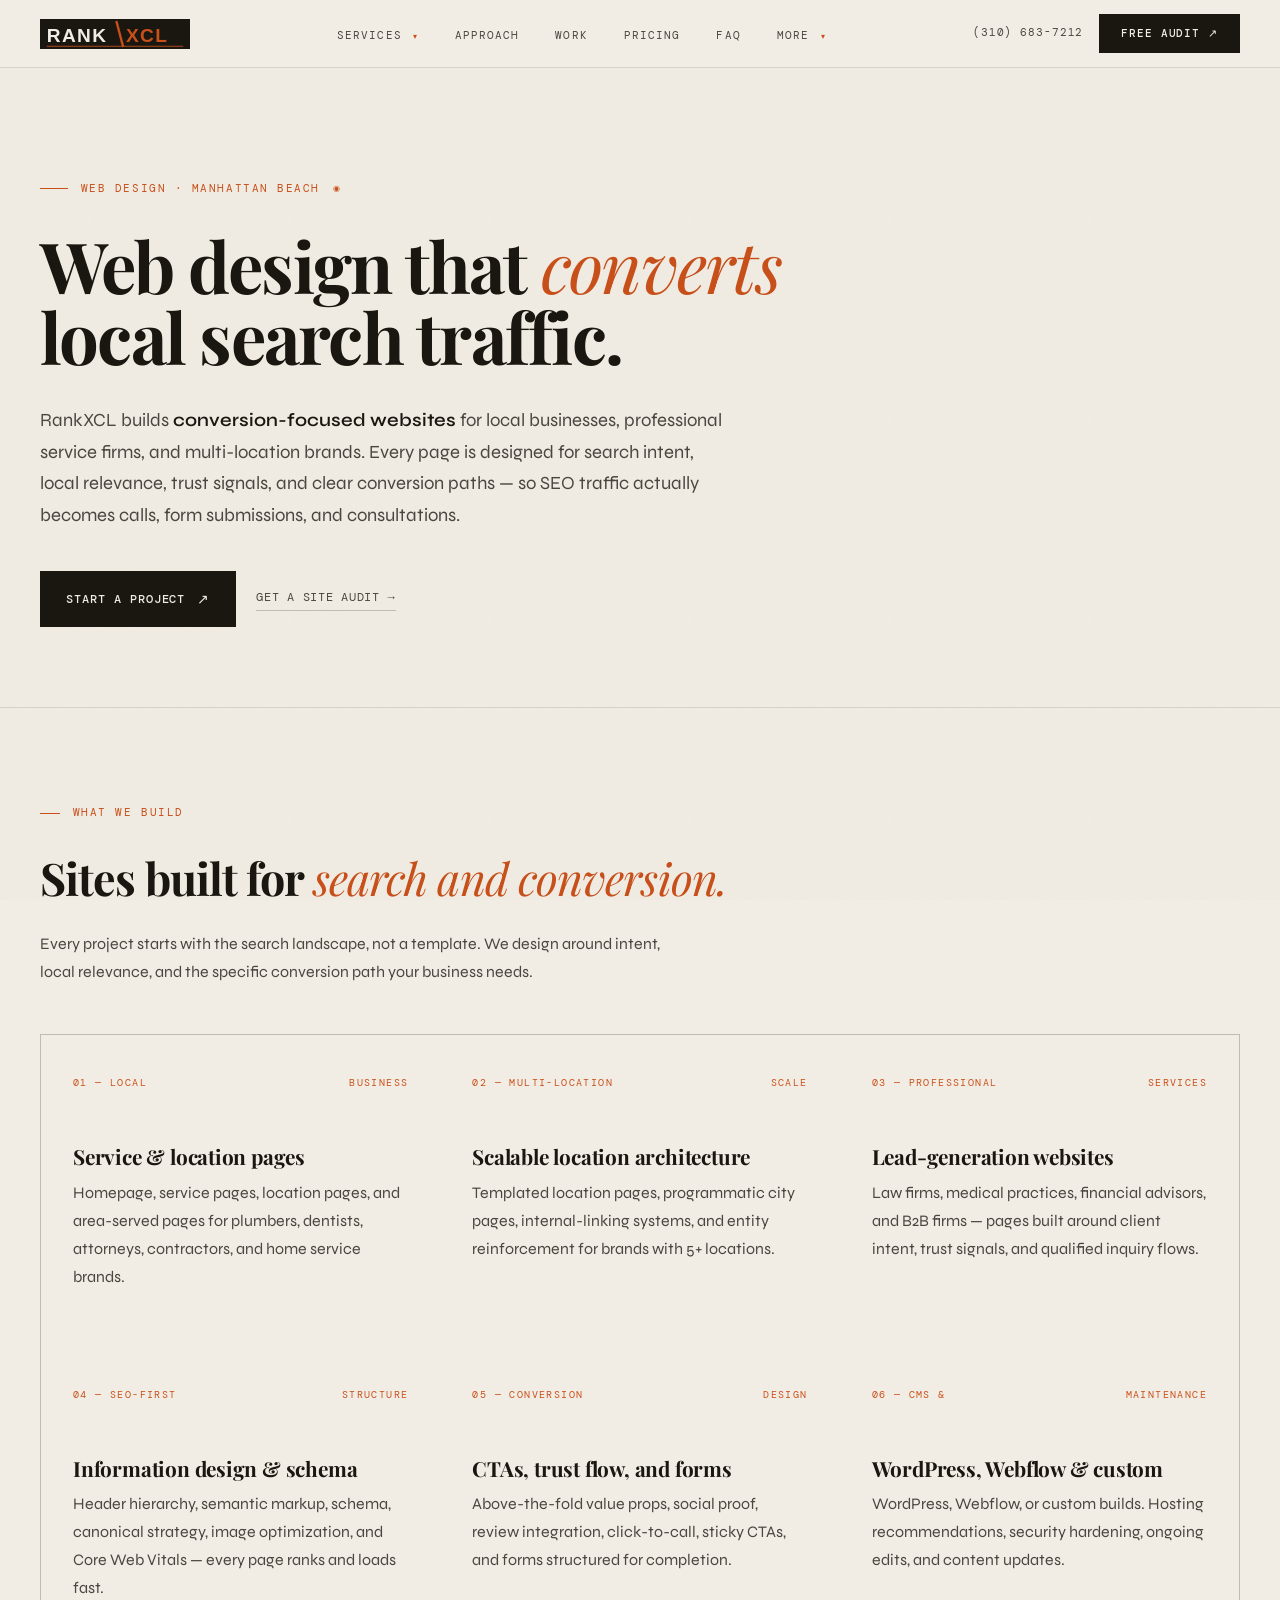
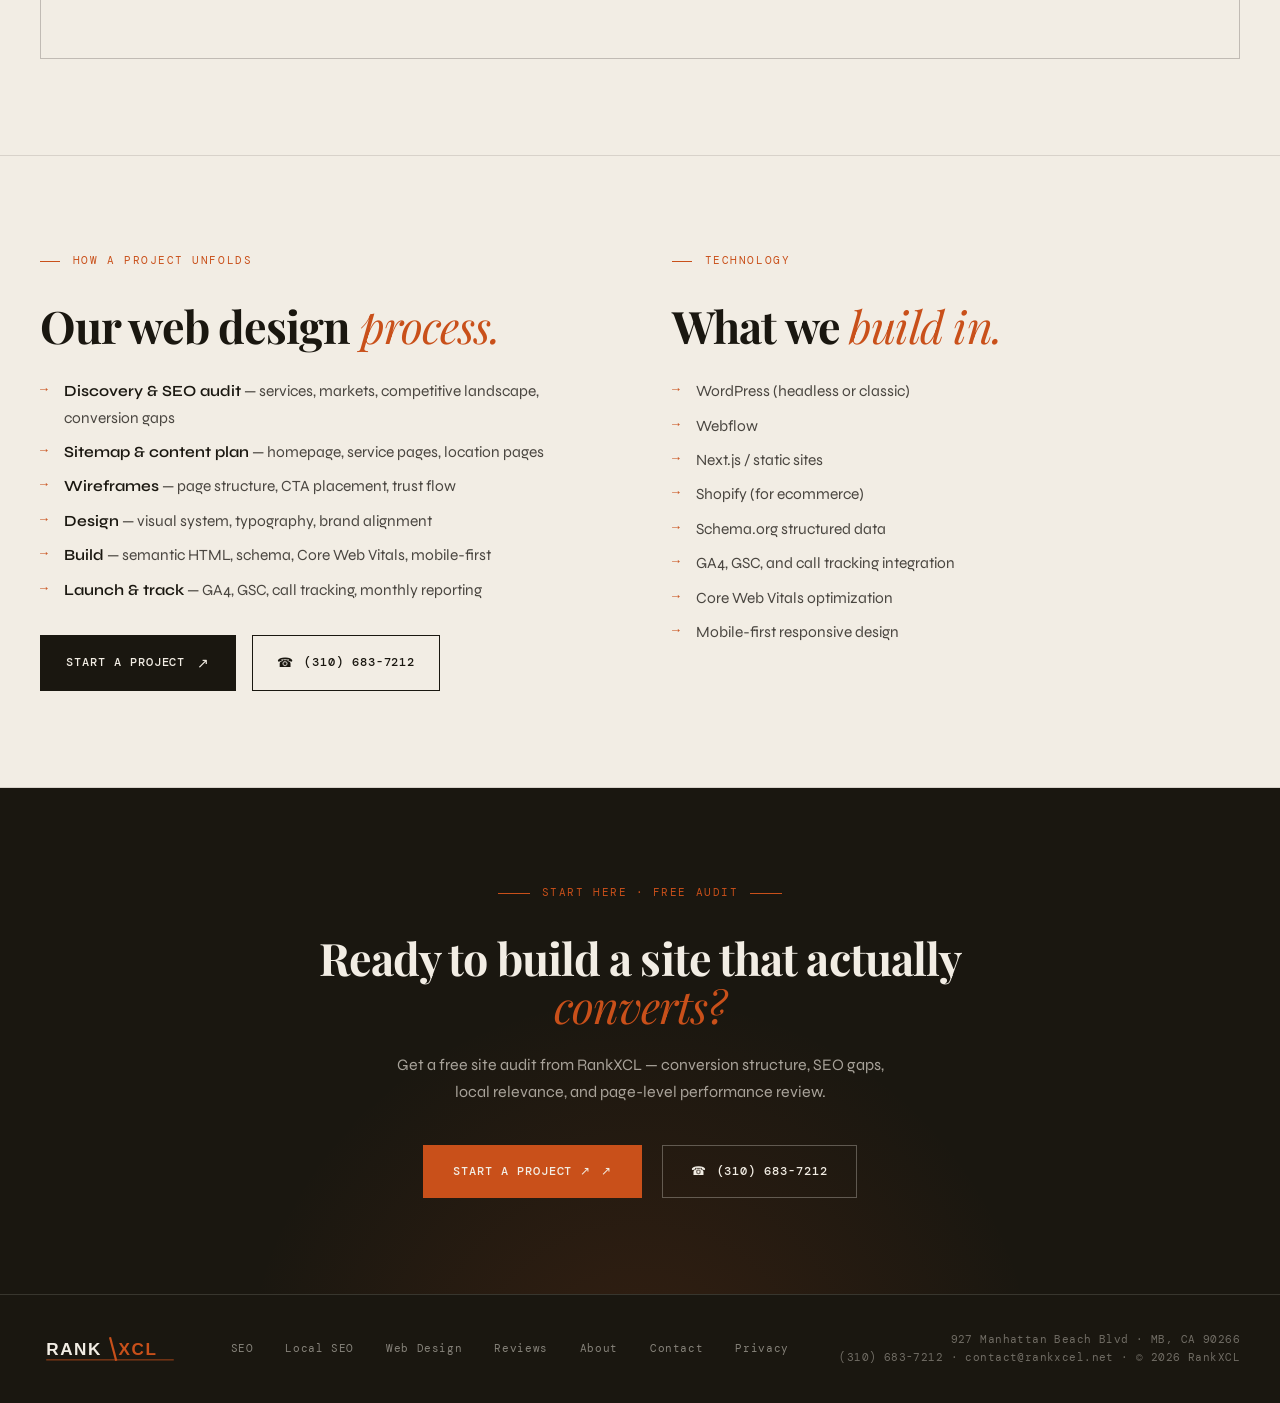
<file: services/web-design.html>
<!DOCTYPE html>
<html lang="en">
<head>
<meta charset="UTF-8">
<meta name="viewport" content="width=device-width,initial-scale=1">
<title>Web Design · RankXCL — Manhattan Beach</title>
<meta name="description" content="RankXCL builds conversion-focused websites for local businesses, professional service firms, and multi-location brands — SEO baked in from day one.">
<meta property="og:title" content="Web Design · RankXCL">
<meta property="og:description" content="Conversion-focused websites for local businesses — SEO-first, fast, and built to generate leads.">
<meta property="og:type" content="website">
<link rel="stylesheet" href="_shell.css">
</head>
<body>
<div id="scroll-progress"></div>
<button id="back-top" aria-label="Back to top" onclick="window.scrollTo({top:0,behavior:'smooth'})">↑</button>

<nav class="top">
  <a href="../index.html" class="nav-logo" aria-label="RankXCL">
    <svg width="150" height="32" viewBox="0 0 220 44" xmlns="http://www.w3.org/2000/svg" style="display:block;">
      <rect width="220" height="44" fill="#1a1710"/>
      <text x="10" y="33" font-family="'Arial Black','Impact','Arial Narrow',sans-serif" font-size="28" font-weight="900" fill="#f2ede4" letter-spacing="2">RANK</text>
      <line x1="112" y1="3" x2="122" y2="41" stroke="#c9501a" stroke-width="3.5" stroke-linecap="butt"/>
      <text x="126" y="33" font-family="'Arial Black','Impact','Arial Narrow',sans-serif" font-size="28" font-weight="900" fill="#c9501a" letter-spacing="2">XCL</text>
      <line x1="10" y1="40" x2="210" y2="40" stroke="#c9501a" stroke-width="1.2"/>
    </svg>
  </a>
  <ul>
    <li class="has-sub"><button type="button" class="nav-trigger">Services</button>
      <ul class="nav-sub">
        <li><a href="seo.html">Search Engine Optimization</a></li>
        <li><a href="local-seo.html">Local SEO</a></li>
        <li><a href="web-design.html">Web Design</a></li>
      </ul>
    </li>
    <li><a href="../index.html#approach">Approach</a></li>
    <li><a href="../index.html#case-studies">Work</a></li>
    <li><a href="../index.html#pricing">Pricing</a></li>
    <li><a href="../index.html#faq">FAQ</a></li>
    <li class="has-sub"><button type="button" class="nav-trigger">More</button>
      <ul class="nav-sub">
        <li><a href="../pages/reviews.html">Reviews</a></li>
        <li><a href="../pages/about.html">About</a></li>
        <li><a href="../pages/contact.html">Contact</a></li>
        <li><a href="../pages/privacy.html">Privacy Policy</a></li>
      </ul>
    </li>
  </ul>
  <div class="nav-right">
    <a href="tel:+13106837212" class="nav-phone">(310) 683-7212</a>
    <a href="../index.html#audit" class="nav-cta">Free Audit</a>
    <button class="nav-hamburger" id="nav-hamburger" aria-label="Open menu" aria-expanded="false">
      <span></span><span></span><span></span>
    </button>
  </div>
</nav>

<div class="mobile-menu" id="mobile-menu" aria-hidden="true">
  <ul>
    <li>
      <button class="mob-trigger" id="mob-services-trigger">Services <span class="mob-trigger-arrow">▾</span></button>
      <ul class="mob-sub" id="mob-services-sub">
        <li><a href="seo.html">Search Engine Optimization</a></li>
        <li><a href="local-seo.html">Local SEO</a></li>
        <li><a href="web-design.html">Web Design</a></li>
      </ul>
    </li>
    <li><a href="../index.html#approach">Approach</a></li>
    <li><a href="../index.html#pricing">Pricing</a></li>
    <li><a href="../index.html#faq">FAQ</a></li>
    <li>
      <button class="mob-trigger" id="mob-more-trigger">More <span class="mob-trigger-arrow">▾</span></button>
      <ul class="mob-sub" id="mob-more-sub">
        <li><a href="../pages/reviews.html">Reviews</a></li>
        <li><a href="../pages/about.html">About</a></li>
        <li><a href="../pages/contact.html">Contact</a></li>
        <li><a href="../pages/privacy.html">Privacy Policy</a></li>
      </ul>
    </li>
  </ul>
  <div class="mobile-ctas">
    <a href="../index.html#audit" class="mob-cta-primary">Get Free Audit ↗</a>
    <a href="tel:+13106837212" class="mob-cta-phone">☎ (310) 683-7212</a>
  </div>
</div>

<section class="page-hero">
  <div class="inner">
    <div class="page-tag">Web Design · Manhattan Beach</div>
    <h1>Web design that <em>converts</em> local search traffic.</h1>
    <p class="lede">RankXCL builds <strong>conversion-focused websites</strong> for local businesses, professional service firms, and multi-location brands. Every page is designed for search intent, local relevance, trust signals, and clear conversion paths — so SEO traffic actually becomes calls, form submissions, and consultations.</p>
    <div class="hero-ctas">
      <a href="../pages/contact.html" class="btn-primary">Start a project</a>
      <a href="../index.html#audit" class="btn-ghost">Get a site audit →</a>
    </div>
  </div>
</section>

<section class="body">
  <div class="inner">
    <div class="section-label">What we build</div>
    <h2>Sites built for <em>search and conversion.</em></h2>
    <p>Every project starts with the search landscape, not a template. We design around intent, local relevance, and the specific conversion path your business needs.</p>
    <div class="svc-grid">
      <div class="svc-card">
        <div class="num">01 — Local <span>Business</span></div>
        <h3>Service & location pages</h3>
        <p>Homepage, service pages, location pages, and area-served pages for plumbers, dentists, attorneys, contractors, and home service brands.</p>
      </div>
      <div class="svc-card">
        <div class="num">02 — Multi-location <span>Scale</span></div>
        <h3>Scalable location architecture</h3>
        <p>Templated location pages, programmatic city pages, internal-linking systems, and entity reinforcement for brands with 5+ locations.</p>
      </div>
      <div class="svc-card">
        <div class="num">03 — Professional <span>Services</span></div>
        <h3>Lead-generation websites</h3>
        <p>Law firms, medical practices, financial advisors, and B2B firms — pages built around client intent, trust signals, and qualified inquiry flows.</p>
      </div>
      <div class="svc-card">
        <div class="num">04 — SEO-first <span>Structure</span></div>
        <h3>Information design & schema</h3>
        <p>Header hierarchy, semantic markup, schema, canonical strategy, image optimization, and Core Web Vitals — every page ranks and loads fast.</p>
      </div>
      <div class="svc-card">
        <div class="num">05 — Conversion <span>Design</span></div>
        <h3>CTAs, trust flow, and forms</h3>
        <p>Above-the-fold value props, social proof, review integration, click-to-call, sticky CTAs, and forms structured for completion.</p>
      </div>
      <div class="svc-card">
        <div class="num">06 — CMS & <span>Maintenance</span></div>
        <h3>WordPress, Webflow & custom</h3>
        <p>WordPress, Webflow, or custom builds. Hosting recommendations, security hardening, ongoing edits, and content updates.</p>
      </div>
    </div>
  </div>
</section>

<section class="body">
  <div class="inner">
    <div class="two-col">
      <div>
        <div class="section-label">How a project unfolds</div>
        <h2>Our web design <em>process.</em></h2>
        <ul>
          <li><strong>Discovery & SEO audit</strong> — services, markets, competitive landscape, conversion gaps</li>
          <li><strong>Sitemap & content plan</strong> — homepage, service pages, location pages</li>
          <li><strong>Wireframes</strong> — page structure, CTA placement, trust flow</li>
          <li><strong>Design</strong> — visual system, typography, brand alignment</li>
          <li><strong>Build</strong> — semantic HTML, schema, Core Web Vitals, mobile-first</li>
          <li><strong>Launch & track</strong> — GA4, GSC, call tracking, monthly reporting</li>
        </ul>
        <div style="margin-top:2rem;display:flex;gap:1rem;flex-wrap:wrap;">
          <a href="../pages/contact.html" class="btn-primary">Start a project</a>
          <a href="tel:+13106837212" class="btn-secondary">(310) 683-7212</a>
        </div>
      </div>
      <div>
        <div class="section-label">Technology</div>
        <h2>What we <em>build in.</em></h2>
        <ul>
          <li>WordPress (headless or classic)</li>
          <li>Webflow</li>
          <li>Next.js / static sites</li>
          <li>Shopify (for ecommerce)</li>
          <li>Schema.org structured data</li>
          <li>GA4, GSC, and call tracking integration</li>
          <li>Core Web Vitals optimization</li>
          <li>Mobile-first responsive design</li>
        </ul>
      </div>
    </div>
  </div>
</section>

<div class="cta-band">
  <div class="inner">
    <div class="cta-band-tag">Start here · free audit</div>
    <h3>Ready to build a site that actually <em>converts?</em></h3>
    <p>Get a free site audit from RankXCL — conversion structure, SEO gaps, local relevance, and page-level performance review.</p>
    <div class="cta-band-btns">
      <a href="../pages/contact.html" class="btn-primary-light">Start a project ↗</a>
      <a href="tel:+13106837212" class="btn-secondary-light">(310) 683-7212</a>
    </div>
  </div>
</div>

<footer class="bottom">
  <a href="../index.html" class="footer-logo" aria-label="RankXCL">
    <svg width="140" height="28" viewBox="0 0 180 36" xmlns="http://www.w3.org/2000/svg" style="display:block;">
      <rect width="180" height="36" fill="#1a1710"/>
      <text x="8" y="26" font-family="'Arial Black','Impact',sans-serif" font-size="22" font-weight="900" fill="#f2ede4" letter-spacing="2">RANK</text>
      <line x1="90" y1="3" x2="98" y2="33" stroke="#c9501a" stroke-width="2.8" stroke-linecap="butt"/>
      <text x="101" y="26" font-family="'Arial Black','Impact',sans-serif" font-size="22" font-weight="900" fill="#c9501a" letter-spacing="2">XCL</text>
      <line x1="8" y1="32" x2="172" y2="32" stroke="#c9501a" stroke-width="1"/>
    </svg>
  </a>
  <div class="footer-links">
    <a href="seo.html">SEO</a>
    <a href="local-seo.html">Local SEO</a>
    <a href="web-design.html">Web Design</a>
    <a href="../pages/reviews.html">Reviews</a>
    <a href="../pages/about.html">About</a>
    <a href="../pages/contact.html">Contact</a>
    <a href="../pages/privacy.html">Privacy</a>
  </div>
  <div class="footer-copy">927 Manhattan Beach Blvd · MB, CA 90266<br>(310) 683-7212 · contact@rankxcel.net · © 2026 RankXCL</div>
</footer>

<script>
(function(){
  const bar=document.getElementById('scroll-progress'),btn=document.getElementById('back-top');
  function onScroll(){const s=window.scrollY,t=document.documentElement.scrollHeight-window.innerHeight;bar.style.width=(t>0?s/t*100:0)+'%';btn.classList.toggle('visible',s>400);}
  window.addEventListener('scroll',onScroll,{passive:true});
  const h=document.getElementById('nav-hamburger'),m=document.getElementById('mobile-menu');
  function toggle(o){h.classList.toggle('open',o);h.setAttribute('aria-expanded',o);m.classList.toggle('open',o);m.setAttribute('aria-hidden',!o);document.body.style.overflow=o?'hidden':'';}
  h.addEventListener('click',()=>toggle(!m.classList.contains('open')));
  m.querySelectorAll('a').forEach(a=>a.addEventListener('click',()=>toggle(false)));
  [['mob-services-trigger','mob-services-sub'],['mob-more-trigger','mob-more-sub']].forEach(([tid,sid])=>{
    const tr=document.getElementById(tid),sub=document.getElementById(sid);
    if(!tr||!sub)return;
    tr.addEventListener('click',()=>{const o=sub.classList.toggle('open');tr.classList.toggle('expanded',o);});
  });
})();
</script>
</body>
</html>
</file>
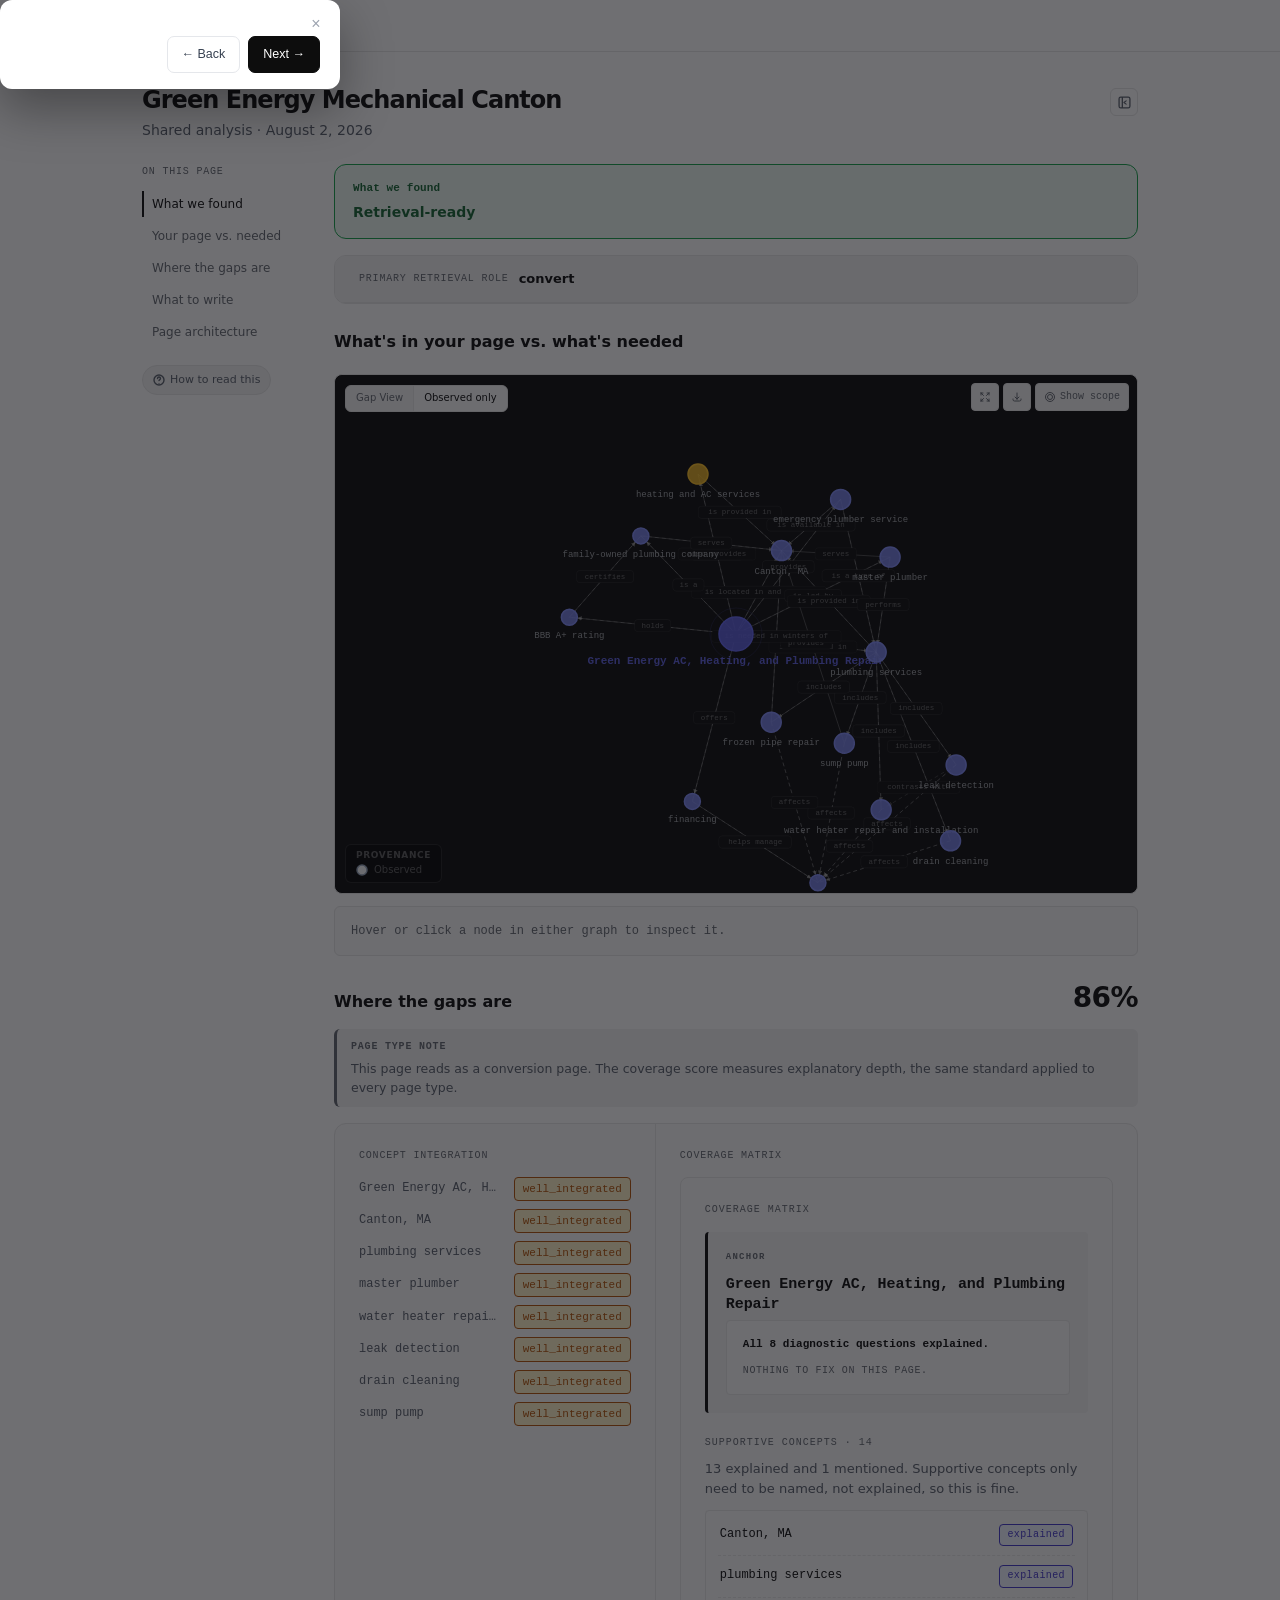
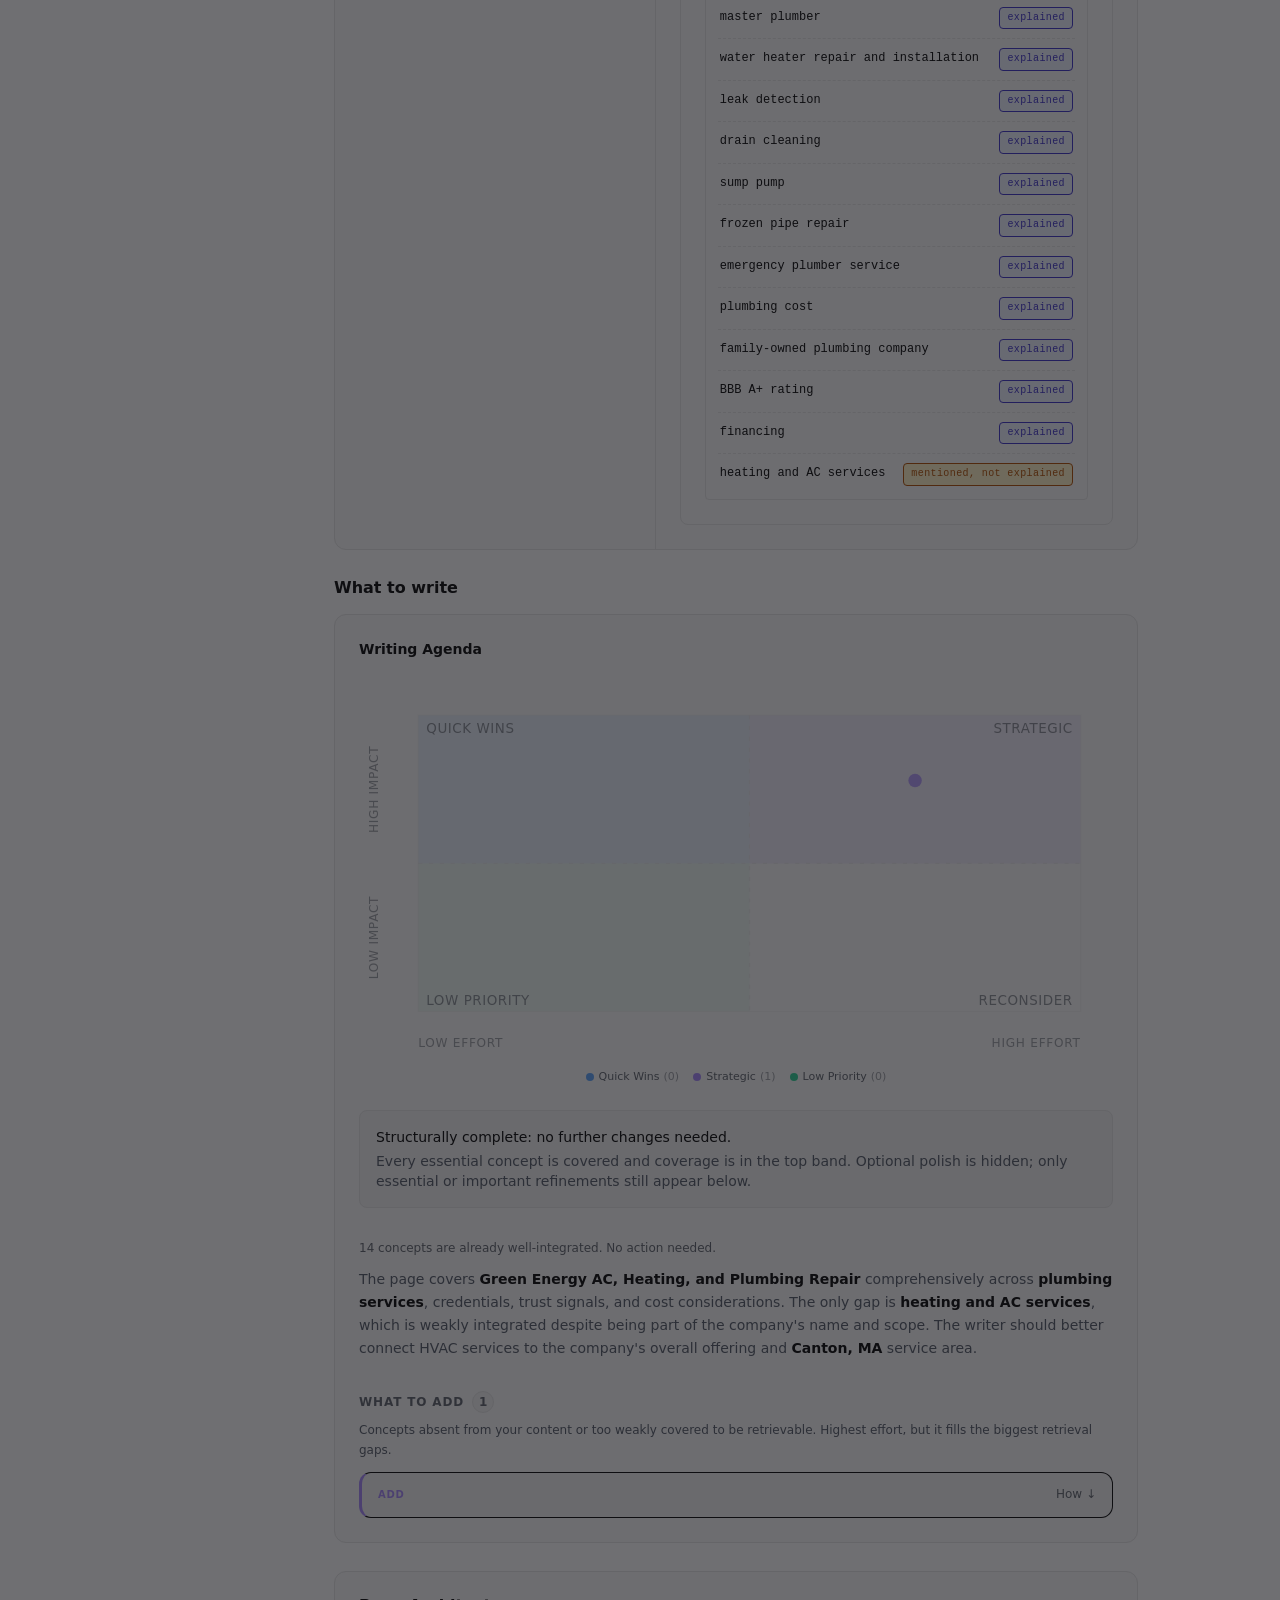
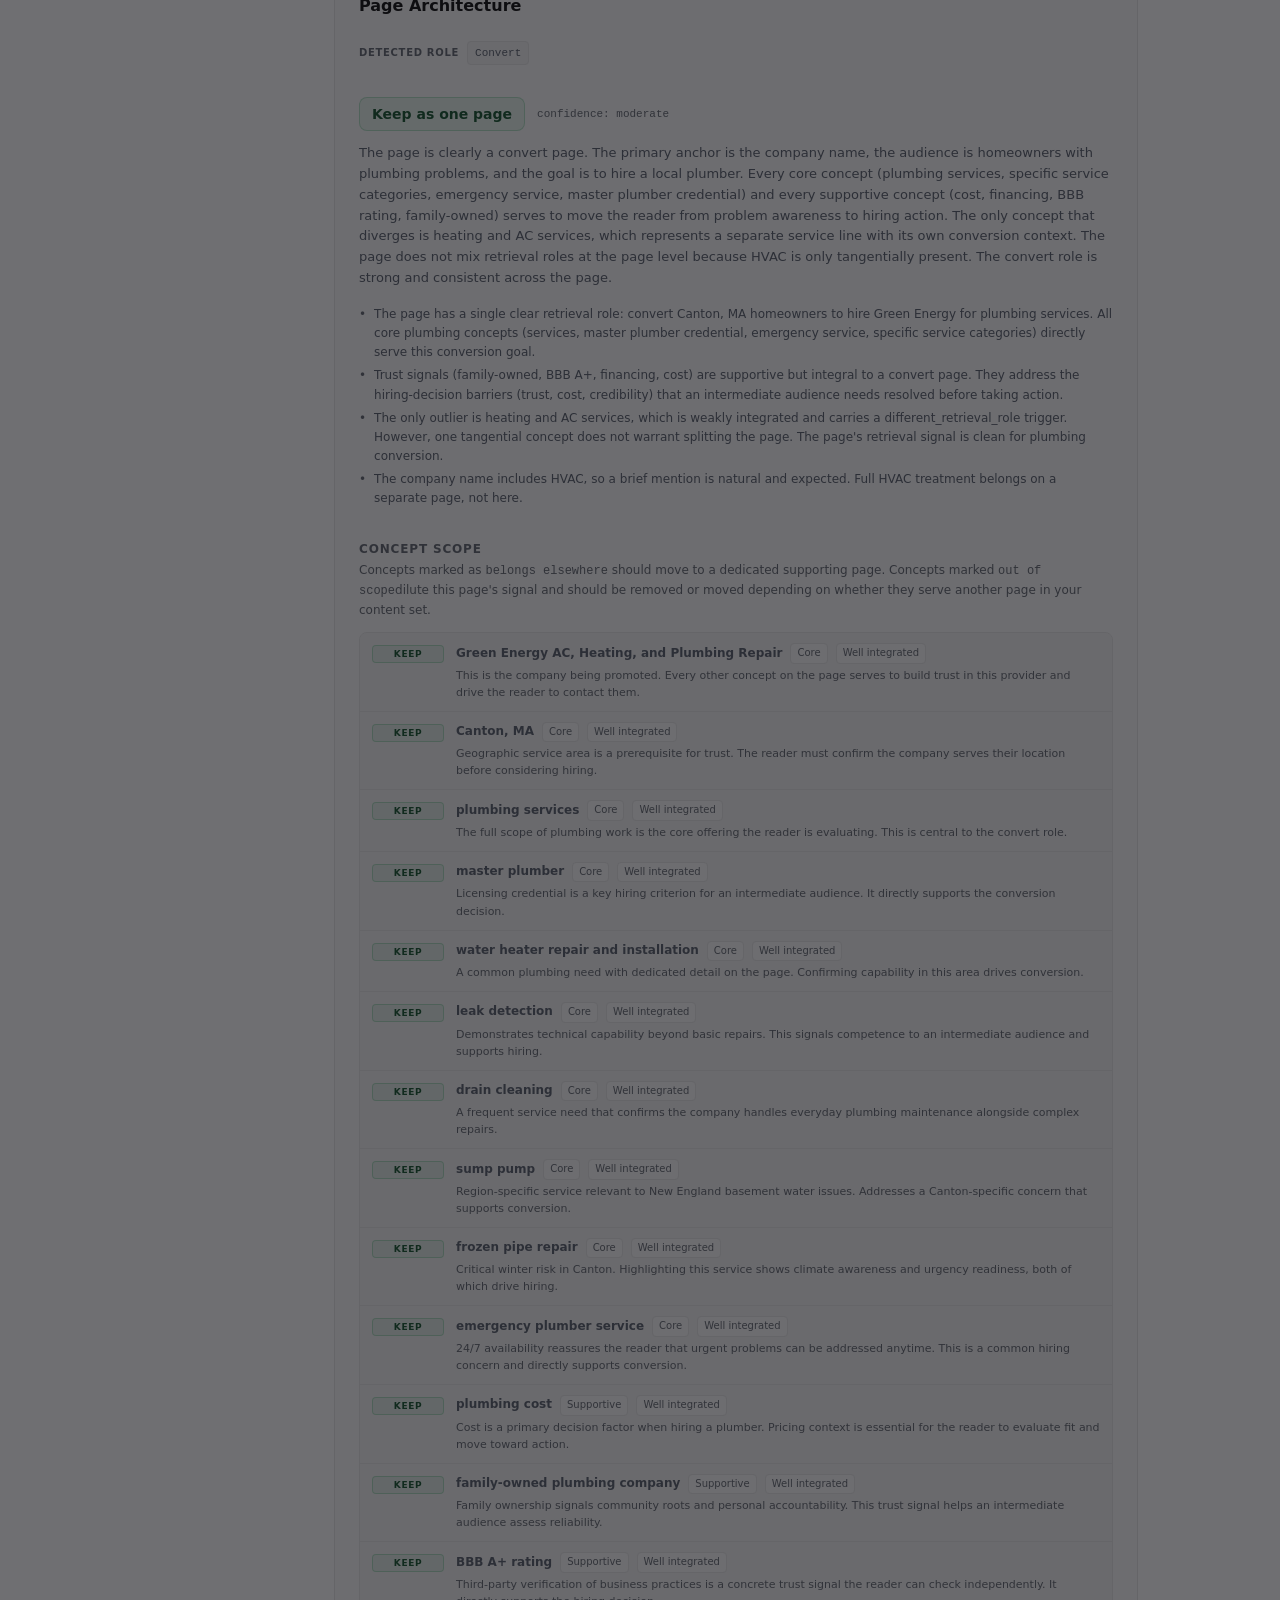
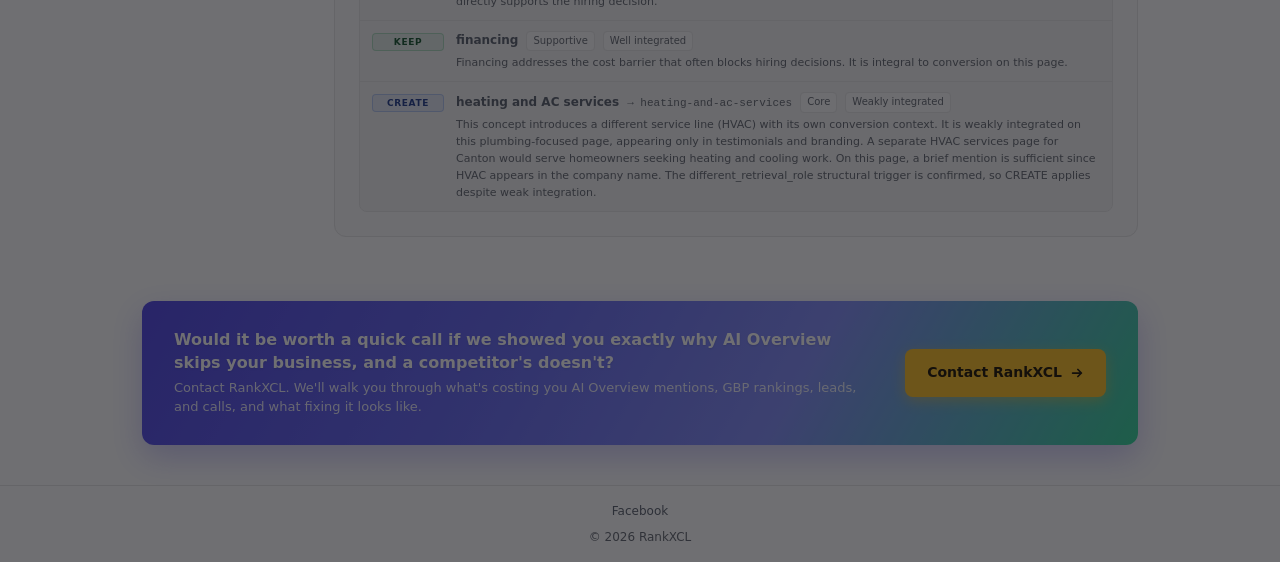
<file: uploads/Green-Energy-Mechanical-Canton.html>
<!DOCTYPE html>
<html lang="en" class="light">
<head>
<meta charset="utf-8"/>
<meta name="viewport" content="width=device-width, initial-scale=1"/>
<title>Green Energy Mechanical Canton | RankXCL</title>
<meta name="description" content="RankXCL maps your content's concept structure, shows what's complete and what's structurally missing, and tells you what to write next, in priority order."/>
<style>
@charset "utf-8";

@font-face { font-family: Geist; font-style: normal; font-weight: 100 900; font-display: swap; src: url("../media/fef07dbb0973bf53-s.12tyk43_3sh9u.woff2?dpl=dpl_DCpkAAwaFVnwvV6MnwtTUBuFXLPH") format("woff2"); unicode-range: U+460-52F, U+1C80-1C8A, U+20B4, U+2DE0-2DFF, U+A640-A69F, U+FE2E-FE2F; }

@font-face { font-family: Geist; font-style: normal; font-weight: 100 900; font-display: swap; src: url("../media/8a480f0b521d4e75-s.0jzbimsg8vl84.woff2?dpl=dpl_DCpkAAwaFVnwvV6MnwtTUBuFXLPH") format("woff2"); unicode-range: U+301, U+400-45F, U+490-491, U+4B0-4B1, U+2116; }

@font-face { font-family: Geist; font-style: normal; font-weight: 100 900; font-display: swap; src: url("../media/53b9e256198e5412-s.0-wfv7uh4i7h9.woff2?dpl=dpl_DCpkAAwaFVnwvV6MnwtTUBuFXLPH") format("woff2"); unicode-range: U+102-103, U+110-111, U+128-129, U+168-169, U+1A0-1A1, U+1AF-1B0, U+300-301, U+303-304, U+308-309, U+323, U+329, U+1EA0-1EF9, U+20AB; }

@font-face { font-family: Geist; font-style: normal; font-weight: 100 900; font-display: swap; src: url("../media/7178b3e590c64307-s.0nx0ww8fni_q3.woff2?dpl=dpl_DCpkAAwaFVnwvV6MnwtTUBuFXLPH") format("woff2"); unicode-range: U+100-2BA, U+2BD-2C5, U+2C7-2CC, U+2CE-2D7, U+2DD-2FF, U+304, U+308, U+329, U+1D00-1DBF, U+1E00-1E9F, U+1EF2-1EFF, U+2020, U+20A0-20AB, U+20AD-20C0, U+2113, U+2C60-2C7F, U+A720-A7FF; }

@font-face { font-family: Geist; font-style: normal; font-weight: 100 900; font-display: swap; src: url("../media/caa3a2e1cccd8315-s.p.09~u27dqhyhd6.woff2?dpl=dpl_DCpkAAwaFVnwvV6MnwtTUBuFXLPH") format("woff2"); unicode-range: U+0-FF, U+131, U+152-153, U+2BB-2BC, U+2C6, U+2DA, U+2DC, U+304, U+308, U+329, U+2000-206F, U+20AC, U+2122, U+2191, U+2193, U+2212, U+2215, U+FEFF, U+FFFD; }

@font-face { font-family: "Geist Fallback"; src: local("Arial"); ascent-override: 95.94%; descent-override: 28.16%; line-gap-override: 0%; size-adjust: 104.76%; }

.geist_a71539c9-module__T19VSG__className { font-family: Geist, "Geist Fallback"; font-style: normal; }

.geist_a71539c9-module__T19VSG__variable { --font-geist-sans: "Geist", "Geist Fallback"; }

@font-face { font-family: "Geist Mono"; font-style: normal; font-weight: 100 900; font-display: swap; src: url("../media/5ce348bf30bf5439-s.0zgw-jeven.3w.woff2?dpl=dpl_DCpkAAwaFVnwvV6MnwtTUBuFXLPH") format("woff2"); unicode-range: U+460-52F, U+1C80-1C8A, U+20B4, U+2DE0-2DFF, U+A640-A69F, U+FE2E-FE2F; }

@font-face { font-family: "Geist Mono"; font-style: normal; font-weight: 100 900; font-display: swap; src: url("../media/4fa387ec64143e14-s.0wkzw~je483f-.woff2?dpl=dpl_DCpkAAwaFVnwvV6MnwtTUBuFXLPH") format("woff2"); unicode-range: U+301, U+400-45F, U+490-491, U+4B0-4B1, U+2116; }

@font-face { font-family: "Geist Mono"; font-style: normal; font-weight: 100 900; font-display: swap; src: url("../media/6306c77e7c8268e4-s.0rhz0arwfsn~5.woff2?dpl=dpl_DCpkAAwaFVnwvV6MnwtTUBuFXLPH") format("woff2"); unicode-range: U+2000-2001, U+2004-2008, U+200A, U+23B8-23BD, U+2500-259F; }

@font-face { font-family: "Geist Mono"; font-style: normal; font-weight: 100 900; font-display: swap; src: url("../media/7d817b4c03b0c5f1-s.0l76wvqk9d84w.woff2?dpl=dpl_DCpkAAwaFVnwvV6MnwtTUBuFXLPH") format("woff2"); unicode-range: U+102-103, U+110-111, U+128-129, U+168-169, U+1A0-1A1, U+1AF-1B0, U+300-301, U+303-304, U+308-309, U+323, U+329, U+1EA0-1EF9, U+20AB; }

@font-face { font-family: "Geist Mono"; font-style: normal; font-weight: 100 900; font-display: swap; src: url("../media/bbc41e54d2fcbd21-s.0k4k9394f2q-k.woff2?dpl=dpl_DCpkAAwaFVnwvV6MnwtTUBuFXLPH") format("woff2"); unicode-range: U+100-2BA, U+2BD-2C5, U+2C7-2CC, U+2CE-2D7, U+2DD-2FF, U+304, U+308, U+329, U+1D00-1DBF, U+1E00-1E9F, U+1EF2-1EFF, U+2020, U+20A0-20AB, U+20AD-20C0, U+2113, U+2C60-2C7F, U+A720-A7FF; }

@font-face { font-family: "Geist Mono"; font-style: normal; font-weight: 100 900; font-display: swap; src: url("../media/797e433ab948586e-s.p.08e28id.o-okb.woff2?dpl=dpl_DCpkAAwaFVnwvV6MnwtTUBuFXLPH") format("woff2"); unicode-range: U+0-FF, U+131, U+152-153, U+2BB-2BC, U+2C6, U+2DA, U+2DC, U+304, U+308, U+329, U+2000-206F, U+20AC, U+2122, U+2191, U+2193, U+2212, U+2215, U+FEFF, U+FFFD; }

@font-face { font-family: "Geist Mono Fallback"; src: local("Arial"); ascent-override: 74.67%; descent-override: 21.92%; line-gap-override: 0%; size-adjust: 134.59%; }

.geist_mono_8d43a2aa-module__8Li5zG__className { font-family: "Geist Mono", "Geist Mono Fallback"; font-style: normal; }

.geist_mono_8d43a2aa-module__8Li5zG__variable { --font-geist-mono: "Geist Mono", "Geist Mono Fallback"; }

@layer properties {
  @supports (((-webkit-hyphens:none)) and (not (margin-trim:inline))) or ((-moz-orient:inline) and (not (color:rgb(from red r g b)))) {
  *, ::before, ::after, ::backdrop { --tw-translate-x: 0; --tw-translate-y: 0; --tw-translate-z: 0; --tw-rotate-x: initial; --tw-rotate-y: initial; --tw-rotate-z: initial; --tw-skew-x: initial; --tw-skew-y: initial; --tw-space-y-reverse: 0; --tw-space-x-reverse: 0; --tw-divide-y-reverse: 0; --tw-border-style: solid; --tw-leading: initial; --tw-font-weight: initial; --tw-tracking: initial; --tw-ordinal: initial; --tw-slashed-zero: initial; --tw-numeric-figure: initial; --tw-numeric-spacing: initial; --tw-numeric-fraction: initial; --tw-shadow: 0 0 #0000; --tw-shadow-color: initial; --tw-shadow-alpha: 100%; --tw-inset-shadow: 0 0 #0000; --tw-inset-shadow-color: initial; --tw-inset-shadow-alpha: 100%; --tw-ring-color: initial; --tw-ring-shadow: 0 0 #0000; --tw-inset-ring-color: initial; --tw-inset-ring-shadow: 0 0 #0000; --tw-ring-inset: initial; --tw-ring-offset-width: 0px; --tw-ring-offset-color: #fff; --tw-ring-offset-shadow: 0 0 #0000; --tw-outline-style: solid; --tw-blur: initial; --tw-brightness: initial; --tw-contrast: initial; --tw-grayscale: initial; --tw-hue-rotate: initial; --tw-invert: initial; --tw-opacity: initial; --tw-saturate: initial; --tw-sepia: initial; --tw-drop-shadow: initial; --tw-drop-shadow-color: initial; --tw-drop-shadow-alpha: 100%; --tw-drop-shadow-size: initial; --tw-backdrop-blur: initial; --tw-backdrop-brightness: initial; --tw-backdrop-contrast: initial; --tw-backdrop-grayscale: initial; --tw-backdrop-hue-rotate: initial; --tw-backdrop-invert: initial; --tw-backdrop-opacity: initial; --tw-backdrop-saturate: initial; --tw-backdrop-sepia: initial; --tw-duration: initial; --tw-ease: initial; --tw-content: ""; }
}
}

@layer theme {
  :root, :host { --font-sans: ui-sans-serif, system-ui, sans-serif, "Apple Color Emoji", "Segoe UI Emoji", "Segoe UI Symbol", "Noto Color Emoji"; --font-mono: ui-monospace, SFMono-Regular, Menlo, Monaco, Consolas, "Liberation Mono", "Courier New", monospace; --color-yellow-50: #fefce8; --color-yellow-200: #fff085; --color-yellow-300: #ffe02a; --color-yellow-600: #cd8900; --color-yellow-800: #874b00; --color-yellow-900: #733e0a; --color-green-50: #f0fdf4; --color-green-200: #b9f8cf; --color-green-300: #7bf1a8; --color-green-600: #00a544; --color-green-800: #016630; --color-green-900: #0d542b; --color-blue-50: #eff6ff; --color-blue-200: #bedbff; --color-blue-300: #90c5ff; --color-blue-600: #155dfc; --color-blue-800: #193cb8; --color-blue-900: #1c398e; --color-gray-50: #f9fafb; --color-gray-100: #f3f4f6; --color-gray-200: #e5e7eb; --color-gray-300: #d1d5dc; --color-gray-400: #99a1af; --color-gray-500: #6a7282; --color-gray-600: #4a5565; --color-gray-700: #364153; --color-gray-800: #1e2939; --color-gray-900: #101828; --color-gray-950: #030712; --color-neutral-50: #fafafa; --color-neutral-200: #e5e5e5; --color-neutral-300: #d4d4d4; --color-neutral-500: #737373; --color-neutral-700: #404040; --color-neutral-800: #262626; --color-neutral-900: #171717; --color-white: #fff; --spacing: .25rem; --breakpoint-md: 48rem; --container-sm: 24rem; --container-md: 28rem; --container-xl: 36rem; --container-2xl: 42rem; --container-3xl: 48rem; --container-7xl: 80rem; --text-xs: .75rem; --text-xs--line-height: calc(1 / .75); --text-sm: .875rem; --text-sm--line-height: calc(1.25 / .875); --text-base: 1rem; --text-base--line-height: calc(1.5 / 1); --text-lg: 1.125rem; --text-lg--line-height: calc(1.75 / 1.125); --text-xl: 1.25rem; --text-xl--line-height: calc(1.75 / 1.25); --text-2xl: 1.5rem; --text-2xl--line-height: calc(2 / 1.5); --text-3xl: 1.875rem; --text-3xl--line-height: calc(2.25 / 1.875); --font-weight-normal: 400; --font-weight-medium: 500; --font-weight-semibold: 600; --font-weight-bold: 700; --tracking-tight: -.025em; --leading-tight: 1.25; --leading-relaxed: 1.625; --radius-xs: .125rem; --radius-sm: .25rem; --radius-md: .375rem; --radius-lg: .5rem; --radius-xl: .75rem; --radius-2xl: 1rem; --shadow-md: 0 4px 6px -1px #0000001a, 0 2px 4px -2px #0000001a; --ease-in: cubic-bezier(.4, 0, 1, 1); --ease-out: cubic-bezier(0, 0, .2, 1); --ease-in-out: cubic-bezier(.4, 0, .2, 1); --animate-spin: spin 1s linear infinite; --animate-pulse: pulse 2s cubic-bezier(.4, 0, .6, 1) infinite; --blur-xl: 24px; --default-transition-duration: .15s; --default-transition-timing-function: cubic-bezier(.4, 0, .2, 1); --default-font-family: var(--font-sans); --default-mono-font-family: var(--font-mono); --animate-fade-in-up: fadeIn .35s ease both; }
  @supports (color:lab(0% 0 0)) {
  :root, :host { --color-yellow-50: lab(98.6846% -1.79055 9.7766); --color-yellow-200: lab(94.3433% -5.00429 52.9663); --color-yellow-300: lab(89.7033% -.480294 84.4917); --color-yellow-600: lab(62.7799% 22.4197 86.1544); --color-yellow-800: lab(38.7484% 23.5833 51.4916); --color-yellow-900: lab(32.3865% 21.1273 38.5959); --color-green-50: lab(98.1563% -5.60117 2.75915); --color-green-200: lab(92.4222% -26.4702 12.9427); --color-green-300: lab(86.9953% -47.2691 25.0054); --color-green-600: lab(59.0978% -58.6621 41.2579); --color-green-800: lab(37.4616% -36.7971 22.9692); --color-green-900: lab(30.797% -29.6927 17.382); --color-blue-50: lab(96.492% -1.14644 -5.11479); --color-blue-200: lab(86.15% -4.04379 -21.0797); --color-blue-300: lab(77.5052% -6.4629 -36.42); --color-blue-600: lab(44.0605% 29.0279 -86.0352); --color-blue-800: lab(30.2514% 27.7853 -70.2699); --color-blue-900: lab(26.1542% 15.7545 -51.5504); --color-gray-50: lab(98.2596% -.247031 -.706708); --color-gray-100: lab(96.1596% -.0823438 -1.13575); --color-gray-200: lab(91.6229% -.159115 -2.26791); --color-gray-300: lab(85.1236% -.612259 -3.7138); --color-gray-400: lab(65.9269% -.832707 -8.17473); --color-gray-500: lab(47.7841% -.393182 -10.0268); --color-gray-600: lab(35.6337% -1.58697 -10.8425); --color-gray-700: lab(27.1134% -.956401 -12.3224); --color-gray-800: lab(16.1051% -1.18239 -11.7533); --color-gray-900: lab(8.11897% .811279 -12.254); --color-gray-950: lab(1.90334% .278696 -5.48866); --color-neutral-50: lab(98.26% 0 0); --color-neutral-200: lab(90.952% 0 -.0000119209); --color-neutral-300: lab(84.92% 0 -.0000119209); --color-neutral-500: lab(48.496% 0 0); --color-neutral-700: lab(27.036% 0 0); --color-neutral-800: lab(15.204% 0 -.00000596046); --color-neutral-900: lab(7.78201% -.0000149012 0); }
}
}

@layer base {
  *, ::after, ::before, ::backdrop { box-sizing: border-box; border: 0px solid; margin: 0px; padding: 0px; }
  ::file-selector-button { box-sizing: border-box; border: 0px solid; margin: 0px; padding: 0px; }
  html, :host { text-size-adjust: 100%; tab-size: 4; line-height: 1.5; font-family: var(--default-font-family,ui-sans-serif, system-ui, sans-serif, "Apple Color Emoji", "Segoe UI Emoji", "Segoe UI Symbol", "Noto Color Emoji"); font-feature-settings: var(--default-font-feature-settings,normal); font-variation-settings: var(--default-font-variation-settings,normal); -webkit-tap-highlight-color: transparent; }
  hr { height: 0px; color: inherit; border-top-width: 1px; }
  abbr:where([title]) { text-decoration: underline dotted; }
  h1, h2, h3, h4, h5, h6 { font-size: inherit; font-weight: inherit; }
  a { color: inherit; text-decoration: inherit; }
  b, strong { font-weight: bolder; }
  code, kbd, samp, pre { font-family: var(--default-mono-font-family,ui-monospace, SFMono-Regular, Menlo, Monaco, Consolas, "Liberation Mono", "Courier New", monospace); font-feature-settings: var(--default-mono-font-feature-settings,normal); font-variation-settings: var(--default-mono-font-variation-settings,normal); font-size: 1em; }
  small { font-size: 80%; }
  sub, sup { vertical-align: baseline; font-size: 75%; line-height: 0; position: relative; }
  sub { bottom: -0.25em; }
  sup { top: -0.5em; }
  table { text-indent: 0px; border-color: inherit; border-collapse: collapse; }
  progress { vertical-align: baseline; }
  summary { display: list-item; }
  ol, ul, menu { list-style: none; }
  img, svg, video, canvas, audio, iframe, embed, object { vertical-align: middle; display: block; }
  img, video { max-width: 100%; height: auto; }
  button, input, select, optgroup, textarea { font: inherit; letter-spacing: inherit; color: inherit; opacity: 1; background-color: rgba(0, 0, 0, 0); border-radius: 0px; }
  ::file-selector-button { font: inherit; letter-spacing: inherit; color: inherit; opacity: 1; background-color: rgba(0, 0, 0, 0); border-radius: 0px; }
  :where(select:is([multiple], [size])) optgroup { font-weight: bolder; }
  :where(select:is([multiple], [size])) optgroup option { padding-inline-start: 20px; }
  ::file-selector-button { margin-inline-end: 4px; }
  ::placeholder { opacity: 1; }
  @supports (not ((-webkit-appearance:-apple-pay-button))) or (contain-intrinsic-size:1px) {
  ::placeholder { color: currentcolor; }
  @supports (color:color-mix(in lab, red, red)) {
  ::placeholder { color: color-mix(currentcolor, transparent); }
}
}
  textarea { resize: vertical; }
  ::-webkit-search-decoration { appearance: none; }
  ::-webkit-date-and-time-value { min-height: 1lh; text-align: inherit; }
  ::-webkit-datetime-edit { display: inline-flex; }
  ::-webkit-datetime-edit-fields-wrapper { padding: 0px; }
  ::-webkit-datetime-edit { padding-block: 0px; }
  ::-webkit-datetime-edit-year-field { padding-block: 0px; }
  ::-webkit-datetime-edit-month-field { padding-block: 0px; }
  ::-webkit-datetime-edit-day-field { padding-block: 0px; }
  ::-webkit-datetime-edit-hour-field { padding-block: 0px; }
  ::-webkit-datetime-edit-minute-field { padding-block: 0px; }
  ::-webkit-datetime-edit-second-field { padding-block: 0px; }
  ::-webkit-datetime-edit-millisecond-field { padding-block: 0px; }
  ::-webkit-datetime-edit-meridiem-field { padding-block: 0px; }
  ::-webkit-calendar-picker-indicator { line-height: 1; }
  button, input:where([type="button"], [type="reset"], [type="submit"]) { appearance: button; }
  ::file-selector-button { appearance: button; }
  ::-webkit-inner-spin-button { height: auto; }
  ::-webkit-outer-spin-button { height: auto; }
  [hidden]:where(:not([hidden="until-found"])) { display: none !important; }
  * { margin: 0px; padding: 0px; }
  a { color: inherit; text-decoration: none; }
  ul, ol { list-style: none; }
  h1 { letter-spacing: -0.04em; font-weight: 700; line-height: 1.05; }
  h2 { letter-spacing: -0.03em; font-weight: 700; line-height: 1.1; }
  h3, h4 { letter-spacing: -0.02em; font-weight: 600; line-height: 1.25; }
  h5, h6 { letter-spacing: -0.01em; font-weight: 600; line-height: 1.4; }
  :focus-visible { outline: 2px solid var(--text); outline-offset: 2px; border-radius: var(--r-sm); }
  :focus:not(:focus-visible) { outline: none; }
}

@layer components;

@layer utilities {
  .\@container\/columns-container { container: columns-container / inline-size; }
  .\@container\/page-header { container: page-header / inline-size; }
  .pointer-events-auto { pointer-events: auto; }
  .pointer-events-none { pointer-events: none; }
  .collapse { visibility: collapse; }
  .invisible { visibility: hidden; }
  .visible { visibility: visible; }
  .sr-only { clip-path: inset(50%); white-space: nowrap; border-width: 0px; width: 1px; height: 1px; margin: -1px; padding: 0px; position: absolute; overflow: hidden; }
  .absolute { position: absolute; }
  .fixed { position: fixed; }
  .relative { position: relative; }
  .static { position: static; }
  .sticky { position: sticky; }
  .inset-0 { inset: calc(var(--spacing) * 0); }
  .inset-y-0 { inset-block: calc(var(--spacing) * 0); }
  .start { inset-inline-start: var(--spacing); }
  .end { inset-inline-end: var(--spacing); }
  .end\! { inset-inline-end: var(--spacing) !important; }
  .-top-24 { top: calc(var(--spacing) * -24); }
  .top-0 { top: calc(var(--spacing) * 0); }
  .top-1 { top: calc(var(--spacing) * 1); }
  .top-2 { top: calc(var(--spacing) * 2); }
  .top-3 { top: calc(var(--spacing) * 3); }
  .top-5 { top: calc(var(--spacing) * 5); }
  .top-10 { top: calc(var(--spacing) * 10); }
  .top-50 { top: calc(var(--spacing) * 50); }
  .top-\[calc\(9\.5rem-var\(--sidenav-move-up\,0px\)\)\] { top: calc(9.5rem - var(--sidenav-move-up,0px)); }
  .top-\[var\(--banner-height\,0px\)\] { top: var(--banner-height,0px); }
  .right-0 { right: calc(var(--spacing) * 0); }
  .right-2 { right: calc(var(--spacing) * 2); }
  .right-2\.5 { right: calc(var(--spacing) * 2.5); }
  .right-4 { right: calc(var(--spacing) * 4); }
  .right-11 { right: calc(var(--spacing) * 11); }
  .right-auto { right: auto; }
  .-bottom-1\.5 { bottom: calc(var(--spacing) * -1.5); }
  .bottom-0 { bottom: calc(var(--spacing) * 0); }
  .bottom-2 { bottom: calc(var(--spacing) * 2); }
  .bottom-3 { bottom: calc(var(--spacing) * 3); }
  .left-0 { left: calc(var(--spacing) * 0); }
  .isolate { isolation: isolate; }
  .-z-10 { z-index: calc(-10); }
  .z-10 { z-index: 10; }
  .z-20 { z-index: 20; }
  .z-30 { z-index: 30; }
  .z-50 { z-index: 50; }
  .z-\[21\] { z-index: 21; }
  .z-\[22\] { z-index: 22; }
  .col-span-2 { grid-column: span 2 / span 2; }
  .row-1 { grid-row: 1; }
  .row-2 { grid-row: 2; }
  .row-3 { grid-row: 3; }
  .row-4 { grid-row: 4; }
  .container { width: 100%; }
  @media (min-width: 40rem) {
  .container { max-width: 40rem; }
}
  @media (min-width: 48rem) {
  .container { max-width: 48rem; }
}
  @media (min-width: 64rem) {
  .container { max-width: 64rem; }
}
  @media (min-width: 80rem) {
  .container { max-width: 80rem; }
}
  @media (min-width: 96rem) {
  .container { max-width: 96rem; }
}
  .m-0 { margin: calc(var(--spacing) * 0); }
  .m-1 { margin: calc(var(--spacing) * 1); }
  .m-2 { margin: calc(var(--spacing) * 2); }
  .m-3 { margin: calc(var(--spacing) * 3); }
  .m-4 { margin: calc(var(--spacing) * 4); }
  .m-5 { margin: calc(var(--spacing) * 5); }
  .m-6 { margin: calc(var(--spacing) * 6); }
  .m-7 { margin: calc(var(--spacing) * 7); }
  .m-8 { margin: calc(var(--spacing) * 8); }
  .m-9 { margin: calc(var(--spacing) * 9); }
  .m-10 { margin: calc(var(--spacing) * 10); }
  .m-11 { margin: calc(var(--spacing) * 11); }
  .m-12 { margin: calc(var(--spacing) * 12); }
  .m-13 { margin: calc(var(--spacing) * 13); }
  .-mx-\[var\(--page-padding\)\] { margin-inline: calc(var(--page-padding) * -1); }
  .mx-4 { margin-inline: calc(var(--spacing) * 4); }
  .mx-8 { margin-inline: calc(var(--spacing) * 8); }
  .mx-auto { margin-inline: auto; }
  .my-1 { margin-block: calc(var(--spacing) * 1); }
  .my-4 { margin-block: calc(var(--spacing) * 4); }
  .my-\[1em\] { margin-block: 1em; }
  .-mt-10 { margin-top: calc(var(--spacing) * -10); }
  .mt-0\.5 { margin-top: calc(var(--spacing) * .5); }
  .mt-1 { margin-top: calc(var(--spacing) * 1); }
  .mt-2 { margin-top: calc(var(--spacing) * 2); }
  .mt-3 { margin-top: calc(var(--spacing) * 3); }
  .mt-4 { margin-top: calc(var(--spacing) * 4); }
  .mt-5 { margin-top: calc(var(--spacing) * 5); }
  .mt-6 { margin-top: calc(var(--spacing) * 6); }
  .mt-8 { margin-top: calc(var(--spacing) * 8); }
  .mt-\[var\(--banner-height\,0px\)\] { margin-top: var(--banner-height,0px); }
  .-mr-0\.5 { margin-right: calc(var(--spacing) * -.5); }
  .mr-1 { margin-right: calc(var(--spacing) * 1); }
  .mr-2 { margin-right: calc(var(--spacing) * 2); }
  .mr-3 { margin-right: calc(var(--spacing) * 3); }
  .mr-4 { margin-right: calc(var(--spacing) * 4); }
  .mr-5 { margin-right: calc(var(--spacing) * 5); }
  .mr-6 { margin-right: calc(var(--spacing) * 6); }
  .mr-7 { margin-right: calc(var(--spacing) * 7); }
  .mr-8 { margin-right: calc(var(--spacing) * 8); }
  .mr-9 { margin-right: calc(var(--spacing) * 9); }
  .mr-10 { margin-right: calc(var(--spacing) * 10); }
  .mr-11 { margin-right: calc(var(--spacing) * 11); }
  .mr-12 { margin-right: calc(var(--spacing) * 12); }
  .mr-13 { margin-right: calc(var(--spacing) * 13); }
  .mr-14 { margin-right: calc(var(--spacing) * 14); }
  .mr-15 { margin-right: calc(var(--spacing) * 15); }
  .mr-16 { margin-right: calc(var(--spacing) * 16); }
  .mr-17 { margin-right: calc(var(--spacing) * 17); }
  .mb-1 { margin-bottom: calc(var(--spacing) * 1); }
  .mb-1\.5 { margin-bottom: calc(var(--spacing) * 1.5); }
  .mb-2\.5 { margin-bottom: calc(var(--spacing) * 2.5); }
  .mb-3 { margin-bottom: calc(var(--spacing) * 3); }
  .mb-3\.5 { margin-bottom: calc(var(--spacing) * 3.5); }
  .mb-6 { margin-bottom: calc(var(--spacing) * 6); }
  .mb-8 { margin-bottom: calc(var(--spacing) * 8); }
  .mb-14 { margin-bottom: calc(var(--spacing) * 14); }
  .mb-16 { margin-bottom: calc(var(--spacing) * 16); }
  .\!ml-0 { margin-left: calc(var(--spacing) * 0) !important; }
  .-ml-2 { margin-left: calc(var(--spacing) * -2); }
  .-ml-10 { margin-left: calc(var(--spacing) * -10); }
  .ml-4 { margin-left: calc(var(--spacing) * 4); }
  .ml-8 { margin-left: calc(var(--spacing) * 8); }
  .ml-\[calc\(72px\+0\.75rem\)\] { margin-left: calc(72px + 0.75rem); }
  .ml-auto { margin-left: auto; }
  .box-border { box-sizing: border-box; }
  .block { display: block; }
  .contents { display: contents; }
  .flex { display: flex; }
  .grid { display: grid; }
  .hidden { display: none; }
  .inline { display: inline; }
  .inline-block { display: inline-block; }
  .inline-flex { display: inline-flex; }
  .list-item { display: list-item; }
  .table { display: table; }
  .aspect-square { aspect-ratio: 1 / 1; }
  .size-3 { width: calc(var(--spacing) * 3); height: calc(var(--spacing) * 3); }
  .size-3\.5 { width: calc(var(--spacing) * 3.5); height: calc(var(--spacing) * 3.5); }
  .size-4 { width: calc(var(--spacing) * 4); height: calc(var(--spacing) * 4); }
  .size-4\.5 { width: calc(var(--spacing) * 4.5); height: calc(var(--spacing) * 4.5); }
  .size-5 { width: calc(var(--spacing) * 5); height: calc(var(--spacing) * 5); }
  .size-6 { width: calc(var(--spacing) * 6); height: calc(var(--spacing) * 6); }
  .size-\[20px\] { width: 20px; height: 20px; }
  .h-0\.5 { height: calc(var(--spacing) * .5); }
  .h-1 { height: calc(var(--spacing) * 1); }
  .h-1\.5 { height: calc(var(--spacing) * 1.5); }
  .h-2 { height: calc(var(--spacing) * 2); }
  .h-3 { height: calc(var(--spacing) * 3); }
  .h-3\.5 { height: calc(var(--spacing) * 3.5); }
  .h-4 { height: calc(var(--spacing) * 4); }
  .h-5 { height: calc(var(--spacing) * 5); }
  .h-6 { height: calc(var(--spacing) * 6); }
  .h-7 { height: calc(var(--spacing) * 7); }
  .h-8 { height: calc(var(--spacing) * 8); }
  .h-9 { height: calc(var(--spacing) * 9); }
  .h-12 { height: calc(var(--spacing) * 12); }
  .h-14 { height: calc(var(--spacing) * 14); }
  .h-16 { height: calc(var(--spacing) * 16); }
  .h-\[1\.5px\] { height: 1.5px; }
  .h-\[1lh\] { height: 1lh; }
  .h-\[26px\] { height: 26px; }
  .h-\[calc\(100vh-9\.5rem\)\] { height: calc(-9.5rem + 100vh); }
  .h-\[calc\(100vh-var\(--banner-height\,0px\)\)\] { height: calc(100vh - var(--banner-height,0px)); }
  .h-auto { height: auto; }
  .h-full { height: 100%; }
  .h-px { height: 1px; }
  .h-screen { height: 100vh; }
  .max-h-64 { max-height: calc(var(--spacing) * 64); }
  .max-h-full { max-height: 100%; }
  .min-h-0 { min-height: calc(var(--spacing) * 0); }
  .min-h-\[60vh\] { min-height: 60vh; }
  .min-h-\[calc\(100dvh-64px\)\] { min-height: calc(-64px + 100dvh); }
  .min-h-\[calc\(100vh-80px\)\] { min-height: calc(-80px + 100vh); }
  .min-h-full { min-height: 100%; }
  .min-h-screen { min-height: 100vh; }
  .w-0 { width: calc(var(--spacing) * 0); }
  .w-2 { width: calc(var(--spacing) * 2); }
  .w-3 { width: calc(var(--spacing) * 3); }
  .w-3\.5 { width: calc(var(--spacing) * 3.5); }
  .w-4 { width: calc(var(--spacing) * 4); }
  .w-5 { width: calc(var(--spacing) * 5); }
  .w-6 { width: calc(var(--spacing) * 6); }
  .w-7 { width: calc(var(--spacing) * 7); }
  .w-8 { width: calc(var(--spacing) * 8); }
  .w-9 { width: calc(var(--spacing) * 9); }
  .w-10 { width: calc(var(--spacing) * 10); }
  .w-20 { width: calc(var(--spacing) * 20); }
  .w-28 { width: calc(var(--spacing) * 28); }
  .w-60 { width: calc(var(--spacing) * 60); }
  .w-96 { width: calc(var(--spacing) * 96); }
  .w-\[16\.5rem\] { width: 16.5rem; }
  .w-\[18rem\] { width: 18rem; }
  .w-\[19rem\] { width: 19rem; }
  .w-\[26px\] { width: 26px; }
  .w-\[calc\(100\%\+\(var\(--page-padding\)\*2\)\)\] { width: calc(100% + (var(--page-padding) * 2)); }
  .w-auto { width: auto; }
  .w-fit { width: fit-content; }
  .w-full { width: 100%; }
  .w-px { width: 1px; }
  .max-w-2xl { max-width: var(--container-2xl); }
  .max-w-7xl { max-width: var(--container-7xl); }
  .max-w-\[28rem\] { max-width: 28rem; }
  .max-w-full { max-width: 100%; }
  .max-w-md { max-width: var(--container-md); }
  .max-w-none { max-width: none; }
  .max-w-sm { max-width: var(--container-sm); }
  .max-w-xl { max-width: var(--container-xl); }
  .min-w-0 { min-width: calc(var(--spacing) * 0); }
  .min-w-4 { min-width: calc(var(--spacing) * 4); }
  .min-w-\[156px\] { min-width: 156px; }
  .min-w-full { min-width: 100%; }
  .flex-1 { flex: 1 1 0%; }
  .flex-none { flex: 0 0 auto; }
  .flex-shrink { flex-shrink: 1; }
  .flex-shrink-0 { flex-shrink: 0; }
  .shrink { flex-shrink: 1; }
  .shrink-0 { flex-shrink: 0; }
  .flex-grow, .grow { flex-grow: 1; }
  .grow\! { flex-grow: 1 !important; }
  .border-collapse { border-collapse: collapse; }
  .translate-y-\[100px\] { --tw-translate-y: 100px; translate: var(--tw-translate-x) var(--tw-translate-y); }
  .rotate-0 { rotate: none; }
  .rotate-90 { rotate: 90deg; }
  .rotate-180 { rotate: 180deg; }
  .transform { transform: var(--tw-rotate-x,) var(--tw-rotate-y,) var(--tw-rotate-z,) var(--tw-skew-x,) var(--tw-skew-y,); }
  .animate-fade-in-up { animation: var(--animate-fade-in-up); }
  .animate-pulse { animation: var(--animate-pulse); }
  .animate-spin { animation: var(--animate-spin); }
  .cursor-col-resize { cursor: col-resize; }
  .cursor-pointer { cursor: pointer; }
  .resize { resize: both; }
  .scroll-m-4 { scroll-margin: calc(var(--spacing) * 4); }
  .scroll-mt-24 { scroll-margin-top: calc(var(--spacing) * 24); }
  .scroll-mt-\[var\(--scroll-mt\)\] { scroll-margin-top: var(--scroll-mt); }
  .list-decimal { list-style-type: decimal; }
  .list-disc { list-style-type: disc; }
  .grid-cols-1 { grid-template-columns: repeat(1, minmax(0px, 1fr)); }
  .grid-cols-2 { grid-template-columns: repeat(2, minmax(0px, 1fr)); }
  .flex-col { flex-direction: column; }
  .flex-col-reverse { flex-direction: column-reverse; }
  .flex-row-reverse { flex-direction: row-reverse; }
  .flex-wrap { flex-wrap: wrap; }
  .items-baseline { align-items: baseline; }
  .items-center { align-items: center; }
  .items-end { align-items: flex-end; }
  .items-start { align-items: flex-start; }
  .justify-between { justify-content: space-between; }
  .justify-center { justify-content: center; }
  .justify-end { justify-content: flex-end; }
  .justify-start { justify-content: flex-start; }
  .gap-0\.5 { gap: calc(var(--spacing) * .5); }
  .gap-1 { gap: calc(var(--spacing) * 1); }
  .gap-1\.5 { gap: calc(var(--spacing) * 1.5); }
  .gap-2 { gap: calc(var(--spacing) * 2); }
  .gap-2\.5 { gap: calc(var(--spacing) * 2.5); }
  .gap-3 { gap: calc(var(--spacing) * 3); }
  .gap-4 { gap: calc(var(--spacing) * 4); }
  .gap-6 { gap: calc(var(--spacing) * 6); }
  .gap-8 { gap: calc(var(--spacing) * 8); }
  .gap-12 { gap: calc(var(--spacing) * 12); }
  :where(.space-y-0\.5 > :not(:last-child)) { --tw-space-y-reverse: 0; margin-block-start: calc(calc(var(--spacing) * .5) * var(--tw-space-y-reverse)); margin-block-end: calc(calc(var(--spacing) * .5) * calc(1 - var(--tw-space-y-reverse))); }
  :where(.space-y-1 > :not(:last-child)) { --tw-space-y-reverse: 0; margin-block-start: calc(calc(var(--spacing) * 1) * var(--tw-space-y-reverse)); margin-block-end: calc(calc(var(--spacing) * 1) * calc(1 - var(--tw-space-y-reverse))); }
  :where(.space-y-1\.5 > :not(:last-child)) { --tw-space-y-reverse: 0; margin-block-start: calc(calc(var(--spacing) * 1.5) * var(--tw-space-y-reverse)); margin-block-end: calc(calc(var(--spacing) * 1.5) * calc(1 - var(--tw-space-y-reverse))); }
  :where(.space-y-2 > :not(:last-child)) { --tw-space-y-reverse: 0; margin-block-start: calc(calc(var(--spacing) * 2) * var(--tw-space-y-reverse)); margin-block-end: calc(calc(var(--spacing) * 2) * calc(1 - var(--tw-space-y-reverse))); }
  :where(.space-y-2\.5 > :not(:last-child)) { --tw-space-y-reverse: 0; margin-block-start: calc(calc(var(--spacing) * 2.5) * var(--tw-space-y-reverse)); margin-block-end: calc(calc(var(--spacing) * 2.5) * calc(1 - var(--tw-space-y-reverse))); }
  :where(.space-y-3 > :not(:last-child)) { --tw-space-y-reverse: 0; margin-block-start: calc(calc(var(--spacing) * 3) * var(--tw-space-y-reverse)); margin-block-end: calc(calc(var(--spacing) * 3) * calc(1 - var(--tw-space-y-reverse))); }
  :where(.space-y-4 > :not(:last-child)) { --tw-space-y-reverse: 0; margin-block-start: calc(calc(var(--spacing) * 4) * var(--tw-space-y-reverse)); margin-block-end: calc(calc(var(--spacing) * 4) * calc(1 - var(--tw-space-y-reverse))); }
  :where(.space-y-8 > :not(:last-child)) { --tw-space-y-reverse: 0; margin-block-start: calc(calc(var(--spacing) * 8) * var(--tw-space-y-reverse)); margin-block-end: calc(calc(var(--spacing) * 8) * calc(1 - var(--tw-space-y-reverse))); }
  :where(.space-y-px > :not(:last-child)) { --tw-space-y-reverse: 0; margin-block-start: calc(1px * var(--tw-space-y-reverse)); margin-block-end: calc(1px * calc(1 - var(--tw-space-y-reverse))); }
  .gap-x-2 { column-gap: calc(var(--spacing) * 2); }
  .gap-x-2\.5 { column-gap: calc(var(--spacing) * 2.5); }
  .gap-x-3 { column-gap: calc(var(--spacing) * 3); }
  .gap-x-4 { column-gap: calc(var(--spacing) * 4); }
  .gap-x-6 { column-gap: calc(var(--spacing) * 6); }
  :where(.space-x-2 > :not(:last-child)) { --tw-space-x-reverse: 0; margin-inline-start: calc(calc(var(--spacing) * 2) * var(--tw-space-x-reverse)); margin-inline-end: calc(calc(var(--spacing) * 2) * calc(1 - var(--tw-space-x-reverse))); }
  :where(.space-x-3 > :not(:last-child)) { --tw-space-x-reverse: 0; margin-inline-start: calc(calc(var(--spacing) * 3) * var(--tw-space-x-reverse)); margin-inline-end: calc(calc(var(--spacing) * 3) * calc(1 - var(--tw-space-x-reverse))); }
  :where(.space-x-4 > :not(:last-child)) { --tw-space-x-reverse: 0; margin-inline-start: calc(calc(var(--spacing) * 4) * var(--tw-space-x-reverse)); margin-inline-end: calc(calc(var(--spacing) * 4) * calc(1 - var(--tw-space-x-reverse))); }
  :where(.space-x-6 > :not(:last-child)) { --tw-space-x-reverse: 0; margin-inline-start: calc(calc(var(--spacing) * 6) * var(--tw-space-x-reverse)); margin-inline-end: calc(calc(var(--spacing) * 6) * calc(1 - var(--tw-space-x-reverse))); }
  .gap-y-1 { row-gap: calc(var(--spacing) * 1); }
  :where(.divide-y > :not(:last-child)) { --tw-divide-y-reverse: 0; border-bottom-style: var(--tw-border-style); border-top-style: var(--tw-border-style); border-top-width: calc(1px * var(--tw-divide-y-reverse)); border-bottom-width: calc(1px * calc(1 - var(--tw-divide-y-reverse))); }
  :where(.divide-\[var\(--border-solid\)\] > :not(:last-child)) { border-color: var(--border-solid); }
  .self-end { align-self: flex-end; }
  .self-start { align-self: flex-start; }
  .truncate { text-overflow: ellipsis; white-space: nowrap; overflow: hidden; }
  .overflow-auto { overflow: auto; }
  .overflow-hidden { overflow: hidden; }
  .overflow-visible { overflow: visible; }
  .overflow-x-auto { overflow-x: auto; }
  .overflow-y-auto { overflow-y: auto; }
  .overflow-y-hidden { overflow-y: hidden; }
  .rounded { border-radius: 0.25rem; }
  .rounded-2xl { border-radius: var(--radius-2xl); }
  .rounded-full { border-radius: 3.40282e+38px; }
  .rounded-lg { border-radius: var(--radius-lg); }
  .rounded-md { border-radius: var(--radius-md); }
  .rounded-none { border-radius: 0px; }
  .rounded-sm { border-radius: var(--radius-sm); }
  .rounded-xl { border-radius: var(--radius-xl); }
  .rounded-xs { border-radius: var(--radius-xs); }
  .rounded-l-full { border-top-left-radius: 3.40282e+38px; border-bottom-left-radius: 3.40282e+38px; }
  .rounded-l-xl { border-top-left-radius: var(--radius-xl); border-bottom-left-radius: var(--radius-xl); }
  .rounded-tl-xl { border-top-left-radius: var(--radius-xl); }
  .rounded-r-full { border-top-right-radius: 3.40282e+38px; border-bottom-right-radius: 3.40282e+38px; }
  .rounded-r-xl { border-top-right-radius: var(--radius-xl); border-bottom-right-radius: var(--radius-xl); }
  .border { border-style: var(--tw-border-style); border-width: 1px; }
  .border-0 { border-style: var(--tw-border-style); border-width: 0px; }
  .border-2 { border-style: var(--tw-border-style); border-width: 2px; }
  .border-t { border-top-style: var(--tw-border-style); border-top-width: 1px; }
  .border-r-0 { border-right-style: var(--tw-border-style); border-right-width: 0px; }
  .border-b { border-bottom-style: var(--tw-border-style); border-bottom-width: 1px; }
  .border-\[var\(--border-solid\)\] { border-color: var(--border-solid); }
  .border-\[var\(--text-dim\)\] { border-color: var(--text-dim); }
  .border-blue-200 { border-color: var(--color-blue-200); }
  .border-current\/40 { border-color: currentcolor; }
  @supports (color:color-mix(in lab, red, red)) {
  .border-current\/40 { border-color: color-mix(currentcolor 40%, transparent); }
}
  .border-gray-100 { border-color: var(--color-gray-100); }
  .border-gray-200 { border-color: var(--color-gray-200); }
  .border-gray-500\/5 { border-color: rgba(106, 114, 130, 0.05); }
  @supports (color:color-mix(in lab, red, red)) {
  .border-gray-500\/5 { border-color: color-mix(in oklab, var(--color-gray-500) 5%, transparent); }
}
  .border-gray-950\/10 { border-color: rgba(3, 7, 18, 0.1); }
  @supports (color:color-mix(in lab, red, red)) {
  .border-gray-950\/10 { border-color: color-mix(in oklab, var(--color-gray-950) 10%, transparent); }
}
  .border-green-200 { border-color: var(--color-green-200); }
  .border-neutral-200 { border-color: var(--color-neutral-200); }
  .border-transparent { border-color: rgba(0, 0, 0, 0); }
  .border-yellow-200 { border-color: var(--color-yellow-200); }
  .border-t-current { border-top-color: currentcolor; }
  .border-t-transparent { border-top-color: rgba(0, 0, 0, 0); }
  .bg-\[var\(--border-solid\)\] { background-color: var(--border-solid); }
  .bg-\[var\(--surface\)\] { background-color: var(--surface); }
  .bg-blue-50 { background-color: var(--color-blue-50); }
  .bg-current { background-color: currentcolor; }
  .bg-gray-50 { background-color: var(--color-gray-50); }
  .bg-gray-100 { background-color: var(--color-gray-100); }
  .bg-gray-400 { background-color: var(--color-gray-400); }
  .bg-gray-500 { background-color: var(--color-gray-500); }
  .bg-green-50 { background-color: var(--color-green-50); }
  .bg-neutral-50 { background-color: var(--color-neutral-50); }
  .bg-neutral-900 { background-color: var(--color-neutral-900); }
  .bg-transparent { background-color: rgba(0, 0, 0, 0); }
  .bg-white { background-color: var(--color-white); }
  .bg-yellow-50 { background-color: var(--color-yellow-50); }
  .bg-gradient-to-b { --tw-gradient-position: to bottom in oklab; background-image: linear-gradient(var(--tw-gradient-stops)); }
  .bg-gradient-to-l { --tw-gradient-position: to left in oklab; background-image: linear-gradient(var(--tw-gradient-stops)); }
  .bg-gradient-to-r { --tw-gradient-position: to right in oklab; background-image: linear-gradient(var(--tw-gradient-stops)); }
  .bg-cover { background-size: cover; }
  .bg-fixed { background-attachment: fixed; }
  .bg-center { background-position: 50% center; }
  .fill-current { fill: currentcolor; }
  .fill-gray-400 { fill: var(--color-gray-400); }
  .stroke-current { stroke: currentcolor; }
  .stroke-gray-400 { stroke: var(--color-gray-400); }
  .object-contain { object-fit: contain; }
  .p-0\.5 { padding: calc(var(--spacing) * .5); }
  .p-1 { padding: calc(var(--spacing) * 1); }
  .p-1\.5 { padding: calc(var(--spacing) * 1.5); }
  .p-2 { padding: calc(var(--spacing) * 2); }
  .p-3 { padding: calc(var(--spacing) * 3); }
  .p-4 { padding: calc(var(--spacing) * 4); }
  .p-6 { padding: calc(var(--spacing) * 6); }
  .px-0\.5 { padding-inline: calc(var(--spacing) * .5); }
  .px-1 { padding-inline: calc(var(--spacing) * 1); }
  .px-1\.5 { padding-inline: calc(var(--spacing) * 1.5); }
  .px-2 { padding-inline: calc(var(--spacing) * 2); }
  .px-3 { padding-inline: calc(var(--spacing) * 3); }
  .px-4 { padding-inline: calc(var(--spacing) * 4); }
  .px-5 { padding-inline: calc(var(--spacing) * 5); }
  .px-6 { padding-inline: calc(var(--spacing) * 6); }
  .px-8 { padding-inline: calc(var(--spacing) * 8); }
  .px-10 { padding-inline: calc(var(--spacing) * 10); }
  .px-12 { padding-inline: calc(var(--spacing) * 12); }
  .px-\[var\(--page-padding\)\] { padding-inline: var(--page-padding); }
  .py-0\.5 { padding-block: calc(var(--spacing) * .5); }
  .py-1 { padding-block: calc(var(--spacing) * 1); }
  .py-1\.5 { padding-block: calc(var(--spacing) * 1.5); }
  .py-2 { padding-block: calc(var(--spacing) * 2); }
  .py-2\.5 { padding-block: calc(var(--spacing) * 2.5); }
  .py-3 { padding-block: calc(var(--spacing) * 3); }
  .py-3\.5 { padding-block: calc(var(--spacing) * 3.5); }
  .py-4 { padding-block: calc(var(--spacing) * 4); }
  .py-8 { padding-block: calc(var(--spacing) * 8); }
  .py-10 { padding-block: calc(var(--spacing) * 10); }
  .py-12 { padding-block: calc(var(--spacing) * 12); }
  .py-16 { padding-block: calc(var(--spacing) * 16); }
  .py-\[1em\] { padding-block: 1em; }
  .pt-1 { padding-top: calc(var(--spacing) * 1); }
  .pt-2 { padding-top: calc(var(--spacing) * 2); }
  .pt-8 { padding-top: calc(var(--spacing) * 8); }
  .pt-10 { padding-top: calc(var(--spacing) * 10); }
  .pt-40 { padding-top: calc(var(--spacing) * 40); }
  .pr-2\.5 { padding-right: calc(var(--spacing) * 2.5); }
  .pr-3 { padding-right: calc(var(--spacing) * 3); }
  .pr-3\.5 { padding-right: calc(var(--spacing) * 3.5); }
  .pr-8 { padding-right: calc(var(--spacing) * 8); }
  .pr-10 { padding-right: calc(var(--spacing) * 10); }
  .\!pb-0 { padding-bottom: calc(var(--spacing) * 0) !important; }
  .pb-2 { padding-bottom: calc(var(--spacing) * 2); }
  .pb-3 { padding-bottom: calc(var(--spacing) * 3); }
  .pb-4 { padding-bottom: calc(var(--spacing) * 4); }
  .pb-10 { padding-bottom: calc(var(--spacing) * 10); }
  .pb-14 { padding-bottom: calc(var(--spacing) * 14); }
  .pb-28 { padding-bottom: calc(var(--spacing) * 28); }
  .pl-3 { padding-left: calc(var(--spacing) * 3); }
  .pl-3\.5 { padding-left: calc(var(--spacing) * 3.5); }
  .pl-4 { padding-left: calc(var(--spacing) * 4); }
  .pl-10 { padding-left: calc(var(--spacing) * 10); }
  .text-center { text-align: center; }
  .text-left { text-align: left; }
  .font-\[inherit\] { font-family: inherit; }
  .font-mono { font-family: var(--font-mono); }
  .font-sans { font-family: var(--font-sans); }
  .text-2xl { font-size: var(--text-2xl); line-height: var(--tw-leading,var(--text-2xl--line-height)); }
  .text-3xl { font-size: var(--text-3xl); line-height: var(--tw-leading,var(--text-3xl--line-height)); }
  .text-base { font-size: var(--text-base); line-height: var(--tw-leading,var(--text-base--line-height)); }
  .text-lg { font-size: var(--text-lg); line-height: var(--tw-leading,var(--text-lg--line-height)); }
  .text-sm { font-size: var(--text-sm); line-height: var(--tw-leading,var(--text-sm--line-height)); }
  .text-xl { font-size: var(--text-xl); line-height: var(--tw-leading,var(--text-xl--line-height)); }
  .text-xs { font-size: var(--text-xs); line-height: var(--tw-leading,var(--text-xs--line-height)); }
  .text-\[0\.65rem\] { font-size: 0.65rem; }
  .text-\[length\:inherit\] { font-size: inherit; }
  .leading-6 { --tw-leading: calc(var(--spacing) * 6); line-height: calc(var(--spacing) * 6); }
  .leading-\[inherit\] { --tw-leading: inherit; line-height: inherit; }
  .leading-none { --tw-leading: 1; line-height: 1; }
  .leading-relaxed { --tw-leading: var(--leading-relaxed); line-height: var(--leading-relaxed); }
  .leading-tight { --tw-leading: var(--leading-tight); line-height: var(--leading-tight); }
  .font-bold { --tw-font-weight: var(--font-weight-bold); font-weight: var(--font-weight-bold); }
  .font-medium { --tw-font-weight: var(--font-weight-medium); font-weight: var(--font-weight-medium); }
  .font-normal { --tw-font-weight: var(--font-weight-normal); font-weight: var(--font-weight-normal); }
  .font-semibold { --tw-font-weight: var(--font-weight-semibold); font-weight: var(--font-weight-semibold); }
  .tracking-\[0\.07em\] { --tw-tracking: .07em; letter-spacing: 0.07em; }
  .tracking-tight { --tw-tracking: var(--tracking-tight); letter-spacing: var(--tracking-tight); }
  .\[overflow-wrap\:anywhere\] { overflow-wrap: anywhere; }
  .break-words { overflow-wrap: break-word; }
  .\[word-break\:break-word\] { word-break: break-word; }
  .break-all { word-break: break-all; }
  .hyphens-auto { hyphens: auto; }
  .whitespace-nowrap { white-space: nowrap; }
  .whitespace-pre { white-space: pre; }
  .whitespace-pre-wrap { white-space: pre-wrap; }
  .text-\[var\(--text\)\] { color: var(--text); }
  .text-\[var\(--text-dim\)\] { color: var(--text-dim); }
  .text-\[var\(--text-muted\)\] { color: var(--text-muted); }
  .text-blue-800 { color: var(--color-blue-800); }
  .text-current\/70 { color: currentcolor; }
  @supports (color:color-mix(in lab, red, red)) {
  .text-current\/70 { color: color-mix(currentcolor 70%, transparent); }
}
  .text-gray-400 { color: var(--color-gray-400); }
  .text-gray-500 { color: var(--color-gray-500); }
  .text-gray-600 { color: var(--color-gray-600); }
  .text-gray-700 { color: var(--color-gray-700); }
  .text-gray-800 { color: var(--color-gray-800); }
  .text-gray-900 { color: var(--color-gray-900); }
  .text-gray-950 { color: var(--color-gray-950); }
  .text-gray-950\/50 { color: rgba(3, 7, 18, 0.5); }
  @supports (color:color-mix(in lab, red, red)) {
  .text-gray-950\/50 { color: color-mix(in oklab, var(--color-gray-950) 50%, transparent); }
}
  .text-green-800 { color: var(--color-green-800); }
  .text-neutral-500 { color: var(--color-neutral-500); }
  .text-neutral-800 { color: var(--color-neutral-800); }
  .text-white { color: var(--color-white); }
  .text-yellow-800 { color: var(--color-yellow-800); }
  .capitalize { text-transform: capitalize; }
  .lowercase { text-transform: lowercase; }
  .uppercase { text-transform: uppercase; }
  .italic { font-style: italic; }
  .ordinal { --tw-ordinal: ordinal; font-variant-numeric: var(--tw-ordinal,) var(--tw-slashed-zero,) var(--tw-numeric-figure,) var(--tw-numeric-spacing,) var(--tw-numeric-fraction,); }
  .tabular-nums { --tw-numeric-spacing: tabular-nums; font-variant-numeric: var(--tw-ordinal,) var(--tw-slashed-zero,) var(--tw-numeric-figure,) var(--tw-numeric-spacing,) var(--tw-numeric-fraction,); }
  .underline { text-decoration-line: underline; }
  .underline-offset-2 { text-underline-offset: 2px; }
  .antialiased { -webkit-font-smoothing: antialiased; }
  .placeholder-gray-500::placeholder { color: var(--color-gray-500); }
  .opacity-0 { opacity: 0; }
  .shadow { --tw-shadow: 0 1px 3px 0 var(--tw-shadow-color,#0000001a), 0 1px 2px -1px var(--tw-shadow-color,#0000001a); box-shadow: var(--tw-inset-shadow), var(--tw-inset-ring-shadow), var(--tw-ring-offset-shadow), var(--tw-ring-shadow), var(--tw-shadow); }
  .shadow-\[inset_0_-1px_0_0_hsl\(var\(--border\)\/0\.4\)\] { --tw-shadow: inset 0 -1px 0 0 var(--tw-shadow-color,hsl(var(--border)/.4)); box-shadow: var(--tw-inset-shadow), var(--tw-inset-ring-shadow), var(--tw-ring-offset-shadow), var(--tw-ring-shadow), var(--tw-shadow); }
  .shadow-sm { --tw-shadow: 0 1px 3px 0 var(--tw-shadow-color,#0000001a), 0 1px 2px -1px var(--tw-shadow-color,#0000001a); box-shadow: var(--tw-inset-shadow), var(--tw-inset-ring-shadow), var(--tw-ring-offset-shadow), var(--tw-ring-shadow), var(--tw-shadow); }
  .shadow-xs { --tw-shadow: 0 1px 2px 0 var(--tw-shadow-color,#0000000d); box-shadow: var(--tw-inset-shadow), var(--tw-inset-ring-shadow), var(--tw-ring-offset-shadow), var(--tw-ring-shadow), var(--tw-shadow); }
  .ring, .ring-1 { --tw-ring-shadow: var(--tw-ring-inset,) 0 0 0 calc(1px + var(--tw-ring-offset-width)) var(--tw-ring-color,currentcolor); box-shadow: var(--tw-inset-shadow), var(--tw-inset-ring-shadow), var(--tw-ring-offset-shadow), var(--tw-ring-shadow), var(--tw-shadow); }
  .ring-gray-400\/30 { --tw-ring-color: #99a1af4d; }
  @supports (color:color-mix(in lab, red, red)) {
  .ring-gray-400\/30 { --tw-ring-color: color-mix(in oklab, var(--color-gray-400) 30%, transparent); }
}
  .outline { outline-style: var(--tw-outline-style); outline-width: 1px; }
  .outline-0 { outline-style: var(--tw-outline-style); outline-width: 0px; }
  .outline-offset-\[-1px\] { outline-offset: -1px; }
  .blur { --tw-blur: blur(8px); filter: var(--tw-blur,) var(--tw-brightness,) var(--tw-contrast,) var(--tw-grayscale,) var(--tw-hue-rotate,) var(--tw-invert,) var(--tw-saturate,) var(--tw-sepia,) var(--tw-drop-shadow,); }
  .grayscale { --tw-grayscale: grayscale(100%); filter: var(--tw-blur,) var(--tw-brightness,) var(--tw-contrast,) var(--tw-grayscale,) var(--tw-hue-rotate,) var(--tw-invert,) var(--tw-saturate,) var(--tw-sepia,) var(--tw-drop-shadow,); }
  .invert { --tw-invert: invert(100%); filter: var(--tw-blur,) var(--tw-brightness,) var(--tw-contrast,) var(--tw-grayscale,) var(--tw-hue-rotate,) var(--tw-invert,) var(--tw-saturate,) var(--tw-sepia,) var(--tw-drop-shadow,); }
  .filter { filter: var(--tw-blur,) var(--tw-brightness,) var(--tw-contrast,) var(--tw-grayscale,) var(--tw-hue-rotate,) var(--tw-invert,) var(--tw-saturate,) var(--tw-sepia,) var(--tw-drop-shadow,); }
  .backdrop-blur { --tw-backdrop-blur: blur(8px); backdrop-filter: var(--tw-backdrop-blur,) var(--tw-backdrop-brightness,) var(--tw-backdrop-contrast,) var(--tw-backdrop-grayscale,) var(--tw-backdrop-hue-rotate,) var(--tw-backdrop-invert,) var(--tw-backdrop-opacity,) var(--tw-backdrop-saturate,) var(--tw-backdrop-sepia,); }
  .backdrop-blur-xl { --tw-backdrop-blur: blur(var(--blur-xl)); backdrop-filter: var(--tw-backdrop-blur,) var(--tw-backdrop-brightness,) var(--tw-backdrop-contrast,) var(--tw-backdrop-grayscale,) var(--tw-backdrop-hue-rotate,) var(--tw-backdrop-invert,) var(--tw-backdrop-opacity,) var(--tw-backdrop-saturate,) var(--tw-backdrop-sepia,); }
  .transition { transition-property: color, background-color, border-color, outline-color, text-decoration-color, fill, stroke, --tw-gradient-from, --tw-gradient-via, --tw-gradient-to, opacity, box-shadow, transform, translate, scale, rotate, filter, -webkit-backdrop-filter, backdrop-filter, display, content-visibility, overlay, pointer-events; transition-timing-function: var(--tw-ease,var(--default-transition-timing-function)); transition-duration: var(--tw-duration,var(--default-transition-duration)); }
  .transition-\[height\] { transition-property: height; transition-timing-function: var(--tw-ease,var(--default-transition-timing-function)); transition-duration: var(--tw-duration,var(--default-transition-duration)); }
  .transition-colors { transition-property: color, background-color, border-color, outline-color, text-decoration-color, fill, stroke, --tw-gradient-from, --tw-gradient-via, --tw-gradient-to; transition-timing-function: var(--tw-ease,var(--default-transition-timing-function)); transition-duration: var(--tw-duration,var(--default-transition-duration)); }
  .transition-opacity { transition-property: opacity; transition-timing-function: var(--tw-ease,var(--default-transition-timing-function)); transition-duration: var(--tw-duration,var(--default-transition-duration)); }
  .transition-transform { transition-property: transform, translate, scale, rotate; transition-timing-function: var(--tw-ease,var(--default-transition-timing-function)); transition-duration: var(--tw-duration,var(--default-transition-duration)); }
  .transition-none { transition-property: none; }
  .duration-100 { --tw-duration: .1s; transition-duration: 0.1s; }
  .duration-200 { --tw-duration: .2s; transition-duration: 0.2s; }
  .duration-300 { --tw-duration: .3s; transition-duration: 0.3s; }
  .duration-500 { --tw-duration: .5s; transition-duration: 0.5s; }
  .ease-in { --tw-ease: var(--ease-in); transition-timing-function: var(--ease-in); }
  .ease-in-out { --tw-ease: var(--ease-in-out); transition-timing-function: var(--ease-in-out); }
  .ease-out { --tw-ease: var(--ease-out); transition-timing-function: var(--ease-out); }
  .\[contain\:inline-size\] { contain: inline-size; }
  .\!outline-none { --tw-outline-style: none !important; outline-style: none !important; }
  .select-none { user-select: none; }
  .\[--page-padding\:20px\] { --page-padding: 20px; }
  .\[--scroll-mt\:2\.5rem\] { --scroll-mt: 2.5rem; }
  .\[auth\:dev\] { }
  .\[text-shadow\:-0\.2px_0_0_currentColor\,0\.2px_0_0_currentColor\] { text-shadow: -0.2px 0px, 0.2px 0px; }
  @media (hover: hover) {
  .group-hover\:-translate-x-1:is(:where(.group):hover *) { --tw-translate-x: calc(var(--spacing) * -1); translate: var(--tw-translate-x) var(--tw-translate-y); }
  .group-hover\:translate-x-1:is(:where(.group):hover *) { --tw-translate-x: calc(var(--spacing) * 1); translate: var(--tw-translate-x) var(--tw-translate-y); }
  .group-hover\:bg-gray-200:is(:where(.group):hover *) { background-color: var(--color-gray-200); }
  .group-hover\:bg-gray-200\/50:is(:where(.group):hover *) { background-color: rgba(229, 231, 235, 0.5); }
  @supports (color:color-mix(in lab, red, red)) {
  .group-hover\:bg-gray-200\/50:is(:where(.group):hover *) { background-color: color-mix(in oklab, var(--color-gray-200) 50%, transparent); }
}
  .group-hover\:stroke-gray-600:is(:where(.group):hover *) { stroke: var(--color-gray-600); }
  .group-hover\:text-gray-600:is(:where(.group):hover *) { color: var(--color-gray-600); }
  .group-hover\:text-gray-700:is(:where(.group):hover *) { color: var(--color-gray-700); }
  .group-hover\:text-gray-900:is(:where(.group):hover *) { color: var(--color-gray-900); }
  .group-hover\:text-gray-950\/70:is(:where(.group):hover *) { color: rgba(3, 7, 18, 0.7); }
  @supports (color:color-mix(in lab, red, red)) {
  .group-hover\:text-gray-950\/70:is(:where(.group):hover *) { color: color-mix(in oklab, var(--color-gray-950) 70%, transparent); }
}
  .group-hover\:opacity-100:is(:where(.group):hover *) { opacity: 1; }
  .group-hover\/ai\:text-gray-800:is(:where(.group\/ai):hover *) { color: var(--color-gray-800); }
  .group-hover\/ask-assistant-button\:text-gray-500:is(:where(.group\/ask-assistant-button):hover *), .group-hover\/code-snippet-feedback-button\:text-gray-500:is(:where(.group\/code-snippet-feedback-button):hover *), .group-hover\/copy-button\:text-gray-500:is(:where(.group\/copy-button):hover *) { color: var(--color-gray-500); }
  .group-hover\/search\:text-gray-800:is(:where(.group\/search):hover *) { color: var(--color-gray-800); }
}
  .group-focus\/link\:border-2:is(:where(.group\/link):focus *) { border-style: var(--tw-border-style); border-width: 2px; }
  .peer-empty\/title\:hidden:is(:where(.peer\/title):empty ~ *), .peer-focus\/input\:hidden:is(:where(.peer\/input):focus ~ *) { display: none; }
  .peer-\[\.is-center\]\:max-w-3xl:is(:where(.peer).is-center ~ *) { max-width: var(--container-3xl); }
  .peer-\[\.is-custom\]\:max-w-none:is(:where(.peer).is-custom ~ *) { max-width: none; }
  .peer-\[\.is-not-custom\]\:mx-auto:is(:where(.peer).is-not-custom ~ *) { margin-inline: auto; }
  .peer-\[\.is-not-custom\]\:px-4:is(:where(.peer).is-not-custom ~ *) { padding-inline: calc(var(--spacing) * 4); }
  .before\:absolute::before { content: var(--tw-content); position: absolute; }
  .before\:top-1\/2::before { content: var(--tw-content); top: 50%; }
  .before\:right-0::before { content: var(--tw-content); right: calc(var(--spacing) * 0); }
  .before\:left-0::before { content: var(--tw-content); left: calc(var(--spacing) * 0); }
  .before\:h-\[200px\]::before { content: var(--tw-content); height: 200px; }
  .after\:absolute::after { content: var(--tw-content); position: absolute; }
  .after\:-inset-x-2::after { content: var(--tw-content); inset-inline: calc(var(--spacing) * -2); }
  .after\:-inset-y-2::after { content: var(--tw-content); inset-block: calc(var(--spacing) * -2); }
  .after\:inset-y-0::after { content: var(--tw-content); inset-block: calc(var(--spacing) * 0); }
  .after\:-right-4::after { content: var(--tw-content); right: calc(var(--spacing) * -4); }
  .after\:-left-1::after { content: var(--tw-content); left: calc(var(--spacing) * -1); }
  .after\:select-none::after { content: var(--tw-content); user-select: none; }
  .first\:\!ml-2\.5:first-child { margin-left: calc(var(--spacing) * 2.5) !important; }
  .first\:scroll-m-20:first-child { scroll-margin: calc(var(--spacing) * 20); }
  :is(:is(.\*\:first\:\*\:ml-2\.5 > *):first-child > *) { margin-left: calc(var(--spacing) * 2.5); }
  .empty\:hidden:empty { display: none; }
  @media (hover: hover) {
  .hover\:bg-\[var\(--surface-2\)\]:hover { background-color: var(--surface-2); }
  .hover\:bg-gray-100:hover { background-color: var(--color-gray-100); }
  .hover\:bg-gray-200:hover { background-color: var(--color-gray-200); }
  .hover\:bg-gray-600:hover { background-color: var(--color-gray-600); }
  .hover\:bg-gray-600\/5:hover { background-color: rgba(74, 85, 101, 0.05); }
  @supports (color:color-mix(in lab, red, red)) {
  .hover\:bg-gray-600\/5:hover { background-color: color-mix(in oklab, var(--color-gray-600) 5%, transparent); }
}
  .hover\:bg-neutral-700:hover { background-color: var(--color-neutral-700); }
  .hover\:text-gray-600:hover { color: var(--color-gray-600); }
  .hover\:text-gray-700:hover { color: var(--color-gray-700); }
  .hover\:text-gray-800:hover { color: var(--color-gray-800); }
  .hover\:text-gray-900:hover { color: var(--color-gray-900); }
  .hover\:opacity-80:hover { opacity: 0.8; }
  .hover\:ring-gray-400\/60:hover { --tw-ring-color: #99a1af99; }
  @supports (color:color-mix(in lab, red, red)) {
  .hover\:ring-gray-400\/60:hover { --tw-ring-color: color-mix(in oklab, var(--color-gray-400) 60%, transparent); }
}
  .hover\:ring-gray-600\/30:hover { --tw-ring-color: #4a55654d; }
  @supports (color:color-mix(in lab, red, red)) {
  .hover\:ring-gray-600\/30:hover { --tw-ring-color: color-mix(in oklab, var(--color-gray-600) 30%, transparent); }
}
}
  .focus\:not-sr-only:focus { clip-path: none; white-space: normal; width: auto; height: auto; margin: 0px; padding: 0px; position: static; overflow: visible; }
  .focus\:fixed:focus { position: fixed; }
  .focus\:top-2:focus { top: calc(var(--spacing) * 2); }
  .focus\:left-2:focus { left: calc(var(--spacing) * 2); }
  .focus\:z-50:focus { z-index: 50; }
  .focus\:rounded-md:focus { border-radius: var(--radius-md); }
  .focus\:p-2:focus { padding: calc(var(--spacing) * 2); }
  .focus\:text-sm:focus { font-size: var(--text-sm); line-height: var(--tw-leading,var(--text-sm--line-height)); }
  .focus\:opacity-100:focus { opacity: 1; }
  .focus\:ring-0:focus { --tw-ring-shadow: var(--tw-ring-inset,) 0 0 0 calc(0px + var(--tw-ring-offset-width)) var(--tw-ring-color,currentcolor); box-shadow: var(--tw-inset-shadow), var(--tw-inset-ring-shadow), var(--tw-ring-offset-shadow), var(--tw-ring-shadow), var(--tw-shadow); }
  .focus\:outline-0:focus { outline-style: var(--tw-outline-style); outline-width: 0px; }
  .focus\:outline-2:focus { outline-style: var(--tw-outline-style); outline-width: 2px; }
  .focus\:\!outline-none:focus { --tw-outline-style: none !important; outline-style: none !important; }
  .focus-visible\:ring-1:focus-visible { --tw-ring-shadow: var(--tw-ring-inset,) 0 0 0 calc(1px + var(--tw-ring-offset-width)) var(--tw-ring-color,currentcolor); box-shadow: var(--tw-inset-shadow), var(--tw-inset-ring-shadow), var(--tw-ring-offset-shadow), var(--tw-ring-shadow), var(--tw-shadow); }
  .focus-visible\:outline-hidden:focus-visible { --tw-outline-style: none; outline-style: none; }
  @media (forced-colors: active) {
  .focus-visible\:outline-hidden:focus-visible { outline-offset: 2px; outline: rgba(0, 0, 0, 0) solid 2px; }
}
  .disabled\:pointer-events-none:disabled { pointer-events: none; }
  .disabled\:opacity-50:disabled { opacity: 0.5; }
  @media not all and (min-width: 64rem) {
  .max-lg\:contents { display: contents; }
  .max-lg\:hidden { display: none; }
}
  @media (min-width: 40rem) {
  .sm\:ml-\[calc\(72px\+0\.75rem\)\] { margin-left: calc(72px + 0.75rem); }
  .sm\:flex { display: flex; }
  .sm\:inline { display: inline; }
  .sm\:size-3\.5 { width: calc(var(--spacing) * 3.5); height: calc(var(--spacing) * 3.5); }
  .sm\:size-4 { width: calc(var(--spacing) * 4); height: calc(var(--spacing) * 4); }
  .sm\:grid-cols-2 { grid-template-columns: repeat(2, minmax(0px, 1fr)); }
  .sm\:grid-cols-3 { grid-template-columns: repeat(3, minmax(0px, 1fr)); }
  .sm\:flex-row { flex-direction: row; }
  .sm\:items-center { align-items: center; }
  .sm\:justify-end { justify-content: flex-end; }
  .sm\:px-6 { padding-inline: calc(var(--spacing) * 6); }
  .sm\:px-8 { padding-inline: calc(var(--spacing) * 8); }
  .sm\:pb-6 { padding-bottom: calc(var(--spacing) * 6); }
  .sm\:text-3xl { font-size: var(--text-3xl); line-height: var(--tw-leading,var(--text-3xl--line-height)); }
}
  @media (min-width: 48rem) {
  .md\:col-span-4 { grid-column: span 4 / span 4; }
  .md\:block { display: block; }
  .md\:hidden { display: none; }
  .md\:min-h-screen { min-height: 100vh; }
  .md\:max-w-screen-md { max-width: var(--breakpoint-md); }
  .md\:grid-cols-4 { grid-template-columns: repeat(4, minmax(0px, 1fr)); }
  .md\:flex-row { flex-direction: row; }
  .md\:px-12 { padding-inline: calc(var(--spacing) * 12); }
  .md\:py-16 { padding-block: calc(var(--spacing) * 16); }
  .md\:text-base { font-size: var(--text-base); line-height: var(--tw-leading,var(--text-base--line-height)); }
}
  @media (min-width: 64rem) {
  .lg\:sticky { position: sticky; }
  .lg\:col-span-1 { grid-column: span 1 / span 1; }
  .lg\:mx-0 { margin-inline: calc(var(--spacing) * 0); }
  .lg\:mt-8 { margin-top: calc(var(--spacing) * 8); }
  .lg\:mb-2\.5 { margin-bottom: calc(var(--spacing) * 2.5); }
  .lg\:-ml-12 { margin-left: calc(var(--spacing) * -12); }
  .lg\:ml-0 { margin-left: calc(var(--spacing) * 0); }
  .lg\:block { display: block; }
  .lg\:flex { display: flex; }
  .lg\:hidden { display: none; }
  .lg\:min-h-\[calc\(100dvh-84px\)\] { min-height: calc(-84px + 100dvh); }
  .lg\:w-full { width: 100%; }
  .lg\:min-w-0 { min-width: calc(var(--spacing) * 0); }
  .lg\:flex-1 { flex: 1 1 0%; }
  .lg\:grid-cols-5 { grid-template-columns: repeat(5, minmax(0px, 1fr)); }
  .lg\:gap-1 { gap: calc(var(--spacing) * 1); }
  .lg\:overflow-x-clip { overflow-x: clip; }
  .lg\:px-12 { padding-inline: calc(var(--spacing) * 12); }
  .lg\:pt-3 { padding-top: calc(var(--spacing) * 3); }
  .lg\:pt-10 { padding-top: calc(var(--spacing) * 10); }
  .lg\:pl-\[23\.7rem\] { padding-left: 23.7rem; }
  .lg\:text-sm { font-size: var(--text-sm); line-height: var(--tw-leading,var(--text-sm--line-height)); }
  .lg\:leading-6 { --tw-leading: calc(var(--spacing) * 6); line-height: calc(var(--spacing) * 6); }
  .lg\:\[--scroll-mt\:6rem\] { --scroll-mt: 6rem; }
  .lg\:\[--scroll-mt\:8\.5rem\] { --scroll-mt: 8.5rem; }
  .lg\:\[--scroll-mt\:9\.5rem\] { --scroll-mt: 9.5rem; }
  .lg\:\[--scroll-mt\:11rem\] { --scroll-mt: 11rem; }
  .lg\:\[--scroll-mt\:12rem\] { --scroll-mt: 12rem; }
  .peer-\[\.is-not-custom\]\:lg\:px-8:is(:where(.peer).is-not-custom ~ *) { padding-inline: calc(var(--spacing) * 8); }
}
  @media (min-width: 80rem) {
  .xl\:block { display: block; }
  .xl\:flex { display: flex; }
  .xl\:w-\[calc\(100\%-28rem\)\] { width: calc(100% - 28rem); }
  .xl\:flex-col { flex-direction: column; }
}
  @container page-header (min-width: 520px) {
  .\@\[520px\]\/page-header\:flex { display: flex; }
  .\@\[520px\]\/page-header\:hidden { display: none; }
}
  @media (prefers-color-scheme: dark) {
  .dark\:block { display: block; }
  .dark\:hidden { display: none; }
  .dark\:border-blue-900 { border-color: var(--color-blue-900); }
  .dark\:border-gray-300\/\[0\.06\] { border-color: rgba(209, 213, 220, 0.06); }
  @supports (color:color-mix(in lab, red, red)) {
  .dark\:border-gray-300\/\[0\.06\] { border-color: color-mix(in oklab, var(--color-gray-300) 6%, transparent); }
}
  .dark\:border-gray-800\/50 { border-color: rgba(30, 41, 57, 0.5); }
  @supports (color:color-mix(in lab, red, red)) {
  .dark\:border-gray-800\/50 { border-color: color-mix(in oklab, var(--color-gray-800) 50%, transparent); }
}
  .dark\:border-green-900 { border-color: var(--color-green-900); }
  .dark\:border-neutral-700 { border-color: var(--color-neutral-700); }
  .dark\:border-white\/10 { border-color: rgba(255, 255, 255, 0.1); }
  @supports (color:color-mix(in lab, red, red)) {
  .dark\:border-white\/10 { border-color: color-mix(in oklab, var(--color-white) 10%, transparent); }
}
  .dark\:border-white\/30 { border-color: rgba(255, 255, 255, 0.3); }
  @supports (color:color-mix(in lab, red, red)) {
  .dark\:border-white\/30 { border-color: color-mix(in oklab, var(--color-white) 30%, transparent); }
}
  .dark\:border-white\/\[0\.07\] { border-color: rgba(255, 255, 255, 0.07); }
  @supports (color:color-mix(in lab, red, red)) {
  .dark\:border-white\/\[0\.07\] { border-color: color-mix(in oklab, var(--color-white) 7.0%, transparent); }
}
  .dark\:border-yellow-900 { border-color: var(--color-yellow-900); }
  .dark\:bg-blue-600\/20 { background-color: rgba(21, 93, 252, 0.2); }
  @supports (color:color-mix(in lab, red, red)) {
  .dark\:bg-blue-600\/20 { background-color: color-mix(in oklab, var(--color-blue-600) 20%, transparent); }
}
  .dark\:bg-gray-400 { background-color: var(--color-gray-400); }
  .dark\:bg-gray-500 { background-color: var(--color-gray-500); }
  .dark\:bg-gray-800 { background-color: var(--color-gray-800); }
  .dark\:bg-green-600\/20 { background-color: rgba(0, 165, 68, 0.2); }
  @supports (color:color-mix(in lab, red, red)) {
  .dark\:bg-green-600\/20 { background-color: color-mix(in oklab, var(--color-green-600) 20%, transparent); }
}
  .dark\:bg-transparent { background-color: rgba(0, 0, 0, 0); }
  .dark\:bg-white\/5 { background-color: rgba(255, 255, 255, 0.05); }
  @supports (color:color-mix(in lab, red, red)) {
  .dark\:bg-white\/5 { background-color: color-mix(in oklab, var(--color-white) 5%, transparent); }
}
  .dark\:bg-white\/10 { background-color: rgba(255, 255, 255, 0.1); }
  @supports (color:color-mix(in lab, red, red)) {
  .dark\:bg-white\/10 { background-color: color-mix(in oklab, var(--color-white) 10%, transparent); }
}
  .dark\:bg-yellow-600\/20 { background-color: rgba(205, 137, 0, 0.2); }
  @supports (color:color-mix(in lab, red, red)) {
  .dark\:bg-yellow-600\/20 { background-color: color-mix(in oklab, var(--color-yellow-600) 20%, transparent); }
}
  .dark\:text-blue-300 { color: var(--color-blue-300); }
  .dark\:text-gray-50 { color: var(--color-gray-50); }
  .dark\:text-gray-100 { color: var(--color-gray-100); }
  .dark\:text-gray-200 { color: var(--color-gray-200); }
  .dark\:text-gray-300 { color: var(--color-gray-300); }
  .dark\:text-gray-400 { color: var(--color-gray-400); }
  .dark\:text-gray-500 { color: var(--color-gray-500); }
  .dark\:text-gray-600 { color: var(--color-gray-600); }
  .dark\:text-green-300 { color: var(--color-green-300); }
  .dark\:text-neutral-300 { color: var(--color-neutral-300); }
  .dark\:text-white { color: var(--color-white); }
  .dark\:text-white\/40 { color: rgba(255, 255, 255, 0.4); }
  @supports (color:color-mix(in lab, red, red)) {
  .dark\:text-white\/40 { color: color-mix(in oklab, var(--color-white) 40%, transparent); }
}
  .dark\:text-white\/50 { color: rgba(255, 255, 255, 0.5); }
  @supports (color:color-mix(in lab, red, red)) {
  .dark\:text-white\/50 { color: color-mix(in oklab, var(--color-white) 50%, transparent); }
}
  .dark\:text-yellow-300 { color: var(--color-yellow-300); }
  .dark\:placeholder-gray-400::placeholder { color: var(--color-gray-400); }
  .dark\:shadow-\[inset_0_-1px_0_0_hsl\(var\(--border\)\/0\.1\)\] { --tw-shadow: inset 0 -1px 0 0 var(--tw-shadow-color,hsl(var(--border)/.1)); box-shadow: var(--tw-inset-shadow), var(--tw-inset-ring-shadow), var(--tw-ring-offset-shadow), var(--tw-ring-shadow), var(--tw-shadow); }
  .dark\:ring-1 { --tw-ring-shadow: var(--tw-ring-inset,) 0 0 0 calc(1px + var(--tw-ring-offset-width)) var(--tw-ring-color,currentcolor); box-shadow: var(--tw-inset-shadow), var(--tw-inset-ring-shadow), var(--tw-ring-offset-shadow), var(--tw-ring-shadow), var(--tw-shadow); }
  .dark\:ring-gray-600\/30 { --tw-ring-color: #4a55654d; }
  @supports (color:color-mix(in lab, red, red)) {
  .dark\:ring-gray-600\/30 { --tw-ring-color: color-mix(in oklab, var(--color-gray-600) 30%, transparent); }
}
  .dark\:ring-gray-700\/25 { --tw-ring-color: #36415340; }
  @supports (color:color-mix(in lab, red, red)) {
  .dark\:ring-gray-700\/25 { --tw-ring-color: color-mix(in oklab, var(--color-gray-700) 25%, transparent); }
}
  .dark\:brightness-\[1\.1\] { --tw-brightness: brightness(1.1); filter: var(--tw-blur,) var(--tw-brightness,) var(--tw-contrast,) var(--tw-grayscale,) var(--tw-hue-rotate,) var(--tw-invert,) var(--tw-saturate,) var(--tw-sepia,) var(--tw-drop-shadow,); }
  .dark\:brightness-\[1\.35\] { --tw-brightness: brightness(1.35); filter: var(--tw-blur,) var(--tw-brightness,) var(--tw-contrast,) var(--tw-grayscale,) var(--tw-hue-rotate,) var(--tw-invert,) var(--tw-saturate,) var(--tw-sepia,) var(--tw-drop-shadow,); }
  @media (hover: hover) {
  .dark\:group-hover\:bg-gray-700:is(:where(.group):hover *) { background-color: var(--color-gray-700); }
  .dark\:group-hover\:bg-gray-700\/70:is(:where(.group):hover *) { background-color: rgba(54, 65, 83, 0.7); }
  @supports (color:color-mix(in lab, red, red)) {
  .dark\:group-hover\:bg-gray-700\/70:is(:where(.group):hover *) { background-color: color-mix(in oklab, var(--color-gray-700) 70%, transparent); }
}
  .dark\:group-hover\:stroke-gray-300:is(:where(.group):hover *) { stroke: var(--color-gray-300); }
  .dark\:group-hover\:text-gray-300:is(:where(.group):hover *) { color: var(--color-gray-300); }
  .dark\:group-hover\:text-gray-400:is(:where(.group):hover *) { color: var(--color-gray-400); }
  .dark\:group-hover\:text-white:is(:where(.group):hover *) { color: var(--color-white); }
  .dark\:group-hover\:text-white\/70:is(:where(.group):hover *) { color: rgba(255, 255, 255, 0.7); }
  @supports (color:color-mix(in lab, red, red)) {
  .dark\:group-hover\:text-white\/70:is(:where(.group):hover *) { color: color-mix(in oklab, var(--color-white) 70%, transparent); }
}
  .dark\:group-hover\/ai\:text-gray-200:is(:where(.group\/ai):hover *) { color: var(--color-gray-200); }
  .dark\:group-hover\/ask-assistant-button\:text-white\/60:is(:where(.group\/ask-assistant-button):hover *) { color: rgba(255, 255, 255, 0.6); }
  @supports (color:color-mix(in lab, red, red)) {
  .dark\:group-hover\/ask-assistant-button\:text-white\/60:is(:where(.group\/ask-assistant-button):hover *) { color: color-mix(in oklab, var(--color-white) 60%, transparent); }
}
  .dark\:group-hover\/code-snippet-feedback-button\:text-white\/60:is(:where(.group\/code-snippet-feedback-button):hover *) { color: rgba(255, 255, 255, 0.6); }
  @supports (color:color-mix(in lab, red, red)) {
  .dark\:group-hover\/code-snippet-feedback-button\:text-white\/60:is(:where(.group\/code-snippet-feedback-button):hover *) { color: color-mix(in oklab, var(--color-white) 60%, transparent); }
}
  .dark\:group-hover\/copy-button\:text-white\/60:is(:where(.group\/copy-button):hover *) { color: rgba(255, 255, 255, 0.6); }
  @supports (color:color-mix(in lab, red, red)) {
  .dark\:group-hover\/copy-button\:text-white\/60:is(:where(.group\/copy-button):hover *) { color: color-mix(in oklab, var(--color-white) 60%, transparent); }
}
  .dark\:group-hover\/search\:text-gray-200:is(:where(.group\/search):hover *) { color: var(--color-gray-200); }
  .dark\:hover\:bg-gray-200\/5:hover { background-color: rgba(229, 231, 235, 0.05); }
  @supports (color:color-mix(in lab, red, red)) {
  .dark\:hover\:bg-gray-200\/5:hover { background-color: color-mix(in oklab, var(--color-gray-200) 5%, transparent); }
}
  .dark\:hover\:bg-gray-300:hover { background-color: var(--color-gray-300); }
  .dark\:hover\:bg-gray-700:hover { background-color: var(--color-gray-700); }
  .dark\:hover\:bg-white\/10:hover { background-color: rgba(255, 255, 255, 0.1); }
  @supports (color:color-mix(in lab, red, red)) {
  .dark\:hover\:bg-white\/10:hover { background-color: color-mix(in oklab, var(--color-white) 10%, transparent); }
}
  .dark\:hover\:text-gray-100:hover { color: var(--color-gray-100); }
  .dark\:hover\:text-gray-200:hover { color: var(--color-gray-200); }
  .dark\:hover\:text-gray-300:hover { color: var(--color-gray-300); }
  .dark\:hover\:ring-gray-500\/30:hover { --tw-ring-color: #6a72824d; }
  @supports (color:color-mix(in lab, red, red)) {
  .dark\:hover\:ring-gray-500\/30:hover { --tw-ring-color: color-mix(in oklab, var(--color-gray-500) 30%, transparent); }
}
  .dark\:hover\:ring-white\/20:hover { --tw-ring-color: #fff3; }
  @supports (color:color-mix(in lab, red, red)) {
  .dark\:hover\:ring-white\/20:hover { --tw-ring-color: color-mix(in oklab, var(--color-white) 20%, transparent); }
}
  .dark\:hover\:brightness-150:hover { --tw-brightness: brightness(150%); filter: var(--tw-blur,) var(--tw-brightness,) var(--tw-contrast,) var(--tw-grayscale,) var(--tw-hue-rotate,) var(--tw-invert,) var(--tw-saturate,) var(--tw-sepia,) var(--tw-drop-shadow,); }
  .dark\:hover\:brightness-\[1\.25\]:hover { --tw-brightness: brightness(1.25); filter: var(--tw-blur,) var(--tw-brightness,) var(--tw-contrast,) var(--tw-grayscale,) var(--tw-hue-rotate,) var(--tw-invert,) var(--tw-saturate,) var(--tw-sepia,) var(--tw-drop-shadow,); }
}
  .data-\[is-opaque\=false\]\:dark\:bg-transparent[data-is-opaque="false"] { background-color: rgba(0, 0, 0, 0); }
}
  @media print {
  .print\:hidden { display: none; }
}
  .cgd-wrap { aspect-ratio: 16 / 9; position: relative; }
  .cgd-scan-line { animation: 1.4s linear 0s 1 normal forwards running cgd-scan; }
  .section-vpad { padding-top: var(--s-16); padding-bottom: var(--s-16); }
  .card-pad-mobile { padding: var(--s-6); }
  @media (max-width: 639px) {
  .hero-graph-container { padding: var(--s-3) var(--s-3) var(--s-4) !important; }
  .hero-section { min-height: auto !important; }
  .hero-h1 { font-size: clamp(30px, 8vw, 44px) !important; line-height: 1.1 !important; }
  .hero-h1 span { white-space: normal !important; }
  .hero-body { padding-left: var(--s-6) !important; padding-right: var(--s-6) !important; padding-bottom: var(--s-10) !important; }
  .panel-left-border { border-bottom: 1px solid var(--border); border-right-width: medium !important; border-right-style: none !important; border-right-color: currentcolor !important; }
  .pricing-featured-card { transform: none !important; box-shadow: rgba(0, 0, 0, 0.2) 0px 2px 12px !important; }
  .section-vpad { padding-top: var(--s-10) !important; padding-bottom: var(--s-10) !important; }
  .card-pad-mobile { padding: var(--s-4) !important; }
  body { padding-bottom: 88px; }
  .homedemo-a-toplabel { display: none !important; }
  .homedemo-a-panels { grid-template-columns: 1fr !important; }
  .homedemo-a-left { border-bottom: 1px solid var(--border); border-right-width: medium !important; border-right-style: none !important; border-right-color: currentcolor !important; }
  .homedemo-c-panels { grid-template-columns: 1fr !important; }
  .homedemo-c-left { border-right-width: medium !important; border-right-style: none !important; border-right-color: currentcolor !important; }
  .homedemo-c-right { display: none !important; }
  .cgd-wrap { aspect-ratio: 4 / 3 !important; }
}
  @media (min-width: 640px) {
  .mobile-cta-bar { display: none !important; }
}
  .mobile-cta-bar { background: var(--bg); border-top: 1px solid var(--border); z-index: 40; flex-direction: column; gap: 4px; padding: 12px 16px; display: flex; position: fixed; bottom: 0px; left: 0px; right: 0px; }
}

:root { --bg: #111; --surface: #1a1a1a; --surface-2: #222; --surface-3: #1e1e1e; --border: #2e2e2e; --border-solid: #2e2e2e; --border-hover: #4a4a4a; --border-strong: #4a5568; --text: #f0f0f0; --text-muted: #9ba3ad; --text-dim: #848c96; --max-w: 1160px; --nav-h: 48px; --s-1: 4px; --s-2: 8px; --s-3: 12px; --s-4: 16px; --s-5: 20px; --s-6: 24px; --s-8: 32px; --s-10: 40px; --s-12: 48px; --s-16: 64px; --r-sm: 4px; --r: 6px; --r-lg: 10px; --t-fast: .12s ease; --t: .18s ease; --accent: #f0f0f0; --accent-bright: #ccc; --canvas-bg: #181818; --edge-color: #555; --edge-gap-color: #fb923c73; --node-anchor-bg: #f0f0f0; --node-anchor-stroke: #f0f0f0; --node-anchor-text: #111; --node-normal-bg: #451a03; --node-normal-border: #f59e0b; --node-strong-bg: #3d1f00; --node-strong-border: #d97706; --node-gap-bg: #450a0a; --node-gap-border: #f87171; --node-obs-integrated-bg: #818cf81f; --node-obs-integrated-border: #818cf8; --node-obs-weak-bg: #451a03; --node-obs-weak-border: #fbbf24; --node-obs-underexplained-bg: #450a0a; --node-obs-underexplained-border: #f87171; --node-obs-inconsistent-bg: #9ca3af1a; --node-obs-inconsistent-border: #9ca3af; --node-obs-disconnected-bg: #1e2433; --node-obs-disconnected-border: #94a3b8; --node-fw-observed-bg: #451a03; --node-fw-observed-border: #fbbf24; --node-fw-inferred-bg: #2e1065; --node-fw-inferred-border: #a78bfa; --node-fw-optional-bg: #0c2a4a; --node-fw-optional-border: #38bdf8; --node-partial-bg: #451a03; --node-partial-border: #fbbf24; --node-partial-text: #fbbf24; --partial-pill-bg: #fbbf2414; --partial-pill-border: #fbbf24; --partial-pip-bg: #fbbf24; --boundary-core-bg: #4ade8014; --boundary-core-border: #4ade80; --boundary-core-text: #86efac; --boundary-support-bg: #60a5fa14; --boundary-support-border: #60a5fa; --boundary-support-text: #93c5fd; --boundary-adjacent-bg: #fb923c14; --boundary-adjacent-border: #fb923c; --boundary-adjacent-text: #fdba74; --boundary-excluded-bg: #f871711a; --boundary-excluded-border: #f87171; --boundary-excluded-text: #fca5a5; --decision-keep: #86efac; --decision-shorten: #fcd34d; --decision-move: #fdba74; --decision-create: #93c5fd; --decision-keep-bg: #4ade8014; --decision-keep-border: #4ade8033; --decision-shorten-bg: #fbbf2414; --decision-shorten-border: #fbbf2433; --decision-move-bg: #fdba7414; --decision-move-border: #fdba7433; --decision-create-bg: #93c5fd14; --decision-create-border: #93c5fd33; --badge-new-bg: #fbbf241a; --badge-new-text: #fcd34d; --readiness-caution-border: #f59e0b; --readiness-conflict-bg: #f871711f; --readiness-conflict-border: #f87171; --readiness-conflict-text: #fca5a5; --attention: #f87171; --attention-soft: #f8717124; --node-halo: #f0f0f01f; --canvas-pad: 80px; --rail-w: 320px; --error-bg: #dc26261f; --error-border: #f871714d; --error-text: #fca5a5; --warning-bg: #78350f40; --warning-border: #92400e66; --warning-text: #fcd34d; --pip-partial-bg: #f0f0f038; --overlay-bg: #0009; --shadow-sm: 0 1px 3px #00000073; --shadow-md: 0 4px 16px #0000008c; --credits-badge-border: #3a3a3a; --delta-border: #ffd60a2e; --matrix-quad-blue: #60a5fa1a; --matrix-quad-violet: #a78bfa1a; --matrix-quad-green: #34d3990f; --matrix-quad-empty: #ffffff08; --surface-card: #1c1c1c; --lane-compare-badge-text: #fbbf24; --lane-guide-badge-text: #2dd4bf; --lane-evaluate-badge-text: #a78bfa; }

html.light { --lightningcss-light: initial; --lightningcss-dark: ; color-scheme: light; --bg: #fff; --surface: #f9f9f9; --surface-2: #f2f2f2; --surface-3: #fafafa; --border: #e5e5e5; --border-solid: #e5e5e5; --border-hover: #bbb; --border-strong: #cbd5e1; --text: #0d0d0d; --text-muted: #585f6b; --text-dim: #636870; --accent: #0d0d0d; --accent-bright: #333; --edge-color: #5a5a5a; --node-anchor-bg: #0d0d0d; --node-anchor-stroke: #0d0d0d; --node-anchor-text: #fff; --node-normal-bg: #fde68a; --node-normal-border: #92400e; --node-strong-bg: #d4a017; --node-strong-border: #92400e; --node-gap-bg: #fca5a5; --node-gap-border: #b91c1c; --node-obs-integrated-bg: #eef2ff; --node-obs-integrated-border: #4338ca; --node-obs-weak-bg: #fef3c7; --node-obs-weak-border: #b45309; --node-obs-underexplained-bg: #fca5a5; --node-obs-underexplained-border: #b91c1c; --node-obs-inconsistent-bg: #f1f5f9; --node-obs-inconsistent-border: #475569; --node-obs-disconnected-bg: #e2e8f0; --node-obs-disconnected-border: #475569; --node-fw-observed-bg: #fde68a; --node-fw-observed-border: #92400e; --node-fw-inferred-bg: #c4b5fd; --node-fw-inferred-border: #5b21b6; --node-fw-optional-bg: #bae6fd; --node-fw-optional-border: #0369a1; --node-partial-bg: #fef3c7; --node-partial-border: #b45309; --node-partial-text: #b45309; --partial-pill-bg: #fbbf241f; --partial-pill-border: #ca8a04; --partial-pip-bg: #b45309; --boundary-core-bg: #16a34a14; --boundary-core-border: #16a34a; --boundary-core-text: #166534; --boundary-support-bg: #2563eb14; --boundary-support-border: #2563eb; --boundary-support-text: #1d4ed8; --boundary-adjacent-bg: #ea580c14; --boundary-adjacent-border: #ea580c; --boundary-adjacent-text: #9a3412; --boundary-excluded-bg: #dc26261f; --boundary-excluded-border: #dc2626; --boundary-excluded-text: #b91c1c; --decision-keep: #14532d; --decision-shorten: #78350f; --decision-move: #7c2d12; --decision-create: #1e3a8a; --decision-keep-bg: #16a34a14; --decision-keep-border: #16a34a40; --decision-shorten-bg: #ca8a0414; --decision-shorten-border: #ca8a0440; --decision-move-bg: #ea580c14; --decision-move-border: #ea580c40; --decision-create-bg: #2563eb14; --decision-create-border: #2563eb40; --badge-new-bg: #ca8a041a; --badge-new-text: #92400e; --readiness-caution-border: #ca8a04; --readiness-conflict-bg: #dc262624; --readiness-conflict-border: #b91c1c; --readiness-conflict-text: #991b1b; --attention: #b91c1c; --attention-soft: #b91c1c1a; --node-halo: #0d0d0d1a; --error-bg: #dc262614; --error-border: #dc262633; --error-text: #b91c1c; --warning-bg: #fffbeb; --warning-border: #d977064d; --warning-text: #92400e; --pip-partial-bg: #0d0d0d33; --overlay-bg: #0006; --shadow-sm: 0 1px 3px #0000001a; --shadow-md: 0 4px 16px #00000014; --credits-badge-border: #ddd; --delta-border: #ffd60a33; --matrix-quad-empty: #00000003; --surface-card: #f8fafc; --lane-compare-badge-text: #b45309; --lane-guide-badge-text: #0f766e; --lane-evaluate-badge-text: #6d28d9; }

*, ::before, ::after { box-sizing: border-box; }

html { -webkit-font-smoothing: antialiased; scroll-behavior: smooth; --lightningcss-light: ; --lightningcss-dark: initial; color-scheme: dark; }

body { background-color: var(--bg); color: var(--text); font-family: var(--font-geist-sans), system-ui, -apple-system, sans-serif; min-height: 100vh; font-size: 15px; line-height: 1.65; }

img, video { max-width: 100%; display: block; }

:where(button, a, [role="button"], [tabindex]:not([tabindex="-1"]), input, textarea, select, summary):focus-visible { outline: 2px solid var(--text); outline-offset: 2px; border-radius: inherit; }

button:focus-visible, a:focus-visible, [role="button"]:focus-visible { outline-offset: 2px; outline: 2px solid var(--text) !important; }

@keyframes shimmer { 
  0% { background-position: 200% 0px; }
  100% { background-position: -200% 0px; }
}

.animate-shimmer { animation: 2s linear 0s infinite normal none running shimmer; }

@keyframes nodeIn { 
  0% { opacity: 0; transform: scale(0.6); }
  100% { opacity: 1; transform: scale(1); }
}

@keyframes drawEdge { 
  100% { stroke-dashoffset: 0; }
}

@keyframes orphanPulse { 
  0%, 100% { opacity: 0.3; transform: scale(1); }
  50% { opacity: 0.7; transform: scale(1.15); }
}

@keyframes drift1 { 
  0%, 100% { transform: translate(0px); }
  25% { transform: translate(1.5px, -2px); }
  50% { transform: translate(-1px, 1.5px); }
  75% { transform: translate(2px, 1px); }
}

@keyframes drift2 { 
  0%, 100% { transform: translate(0px); }
  33% { transform: translate(-2px, 1.5px); }
  66% { transform: translate(1.5px, -1px); }
}

@keyframes drift3 { 
  0%, 100% { transform: translate(0px); }
  20% { transform: translate(2px, 1px); }
  60% { transform: translate(-1.5px, -2px); }
  80% { transform: translate(1px, 1.5px); }
}

@keyframes drift4 { 
  0%, 100% { transform: translate(0px); }
  40% { transform: translate(-1px, 2px); }
  70% { transform: translate(2px, -1.5px); }
}

@keyframes drift5 { 
  0%, 100% { transform: translate(0px); }
  30% { transform: translate(1.5px, 2px); }
  60% { transform: translate(-2px, -1px); }
}

@keyframes drift6 { 
  0%, 100% { transform: translate(0px); }
  50% { transform: translate(-1.5px, 1.5px); }
}

@keyframes drift7 { 
  0%, 100% { transform: translate(0px); }
  35% { transform: translate(2px, -2px); }
  65% { transform: translate(-1px, 1px); }
}

@keyframes fadeIn { 
  0% { opacity: 0; transform: translateY(8px); }
  100% { opacity: 1; transform: translateY(0px); }
}

.flow-chip { color: var(--text-muted); border: 1px solid var(--border); border-radius: var(--r); background: var(--surface); white-space: nowrap; padding: 8px 14px; animation: 6s linear 0s infinite normal none running chipHighlight; }

.flow-chip-1 { animation-delay: 0s; }

.flow-chip-2 { animation-delay: -5s; }

.flow-chip-3 { animation-delay: -4s; }

.flow-arrow { animation: 6s linear 0s infinite normal none running arrowHighlight; }

.flow-arrow-1 { animation-delay: -5.3s; }

.flow-arrow-2 { animation-delay: -4.3s; }

@keyframes chipHighlight { 
  0% { color: var(--accent); border-color: var(--border-hover); background: var(--surface-2); }
  8% { color: var(--accent); border-color: var(--border-hover); background: var(--surface-2); }
  16% { color: var(--text-muted); border-color: var(--border); background: var(--surface); }
  100% { color: var(--text-muted); border-color: var(--border); background: var(--surface); }
}

@keyframes arrowHighlight { 
  0% { color: var(--text-muted); }
  6% { color: var(--text-muted); }
  13% { color: var(--text-dim); }
  100% { color: var(--text-dim); }
}

@media (max-width: 1099px) {
  .hero-microflow { flex-direction: column !important; align-items: stretch !important; }
  .hero-microflow .flow-arrow { text-align: center; transform: rotate(90deg); }
  .flow-chip { white-space: normal; text-align: center; box-sizing: border-box; width: 100%; }
}

@media (prefers-reduced-motion: reduce) {
  *, ::before, ::after { transition-duration: 0.01ms !important; animation-duration: 0.01ms !important; animation-iteration-count: 1 !important; }
}

@keyframes cgd-scan { 
  0% { top: 0%; }
  100% { top: 100%; }
}

.cg-accordion-body { grid-template-rows: 0fr; transition: grid-template-rows 0.26s cubic-bezier(0.4, 0, 0.2, 1); display: grid; }

.cg-accordion-body[data-open="true"] { grid-template-rows: 1fr; }

.cg-accordion-body > * { min-height: 0px; overflow: hidden; }

.cg-idle-spacer { flex-shrink: 0; height: 0px; transition: height 0.28s cubic-bezier(0.4, 0, 0.2, 1); }

.cg-idle-spacer[data-idle] { height: clamp(32px, 24vh, 240px); }

.cg-input-bar { border-bottom: 1px solid var(--border-solid); background: var(--surface); flex-shrink: 0; padding: 12px 24px; transition: padding 0.22s, background 0.22s; }

.cg-input-bar[data-idle] { background: var(--bg); border-bottom-width: medium; border-bottom-style: none; border-bottom-color: currentcolor; padding: 0px 32px; }

@media (min-width: 1280px) {
  .cg-mobile-bar { display: none !important; }
}

.cg-drawer-toggle { display: none; }

@media (min-width: 768px) and (max-width: 1279px) {
  .cg-drawer-toggle { display: inline-flex !important; }
  .cg-mobilebar-logo { display: none !important; }
}

@media (max-width: 767px) {
  .cg-sidebar { display: none !important; }
  .cg-input-bar { padding: 10px 12px !important; }
  .cg-results-section { padding: 16px 12px 32px !important; }
}

@media (min-width: 768px) and (max-width: 1279px) {
  .cg-sidebar { z-index: 45; top: 0px; left: 0px; transform: translate(-100%); box-shadow: rgba(0, 0, 0, 0.35) 2px 0px 16px; position: fixed !important; }
  .cg-sidebar.cg-drawer-anim { transition: transform 0.2s cubic-bezier(0.4, 0, 0.2, 1); }
  .cg-sidebar[data-drawer-open="true"] { transform: translate(0px); }
}

.cg-drawer-overlay { z-index: 40; background: var(--overlay-bg,#00000080); position: fixed; inset: 0px; }

@media (min-width: 1280px) {
  .cg-drawer-overlay { display: none !important; }
}

@media (max-width: 639px) {
  .cg-coverage-grid { grid-template-columns: repeat(2, minmax(0px, 1fr)) !important; }
  .cg-flex-row-card { flex-direction: column !important; align-items: flex-start !important; gap: 10px !important; }
}

.cg-correctable .cg-correction-btn { opacity: 0; pointer-events: none; transition: opacity 0.1s; }

.cg-correctable:hover .cg-correction-btn { opacity: 1; pointer-events: auto; }

.cg-changelog-body p { margin: 0px 0px 0.9em; }

.cg-changelog-body p:last-child { margin-bottom: 0px; }

.cg-changelog-body a { color: var(--text); text-underline-offset: 2px; text-decoration: underline; }

.cg-changelog-body a:hover { color: var(--text-muted); }

.cg-research-article { max-width: 100%; overflow-x: clip; }

.cg-table-cards { display: none; }

@media (max-width: 639px) {
  .cg-table-desktop { display: none !important; }
  .cg-table-cards { display: block; }
}

@property --tw-translate-x { syntax: "*"; inherits: false; initial-value: 0; }

@property --tw-translate-y { syntax: "*"; inherits: false; initial-value: 0; }

@property --tw-translate-z { syntax: "*"; inherits: false; initial-value: 0; }

@property --tw-rotate-x { syntax: "*"; inherits: false; }

@property --tw-rotate-y { syntax: "*"; inherits: false; }

@property --tw-rotate-z { syntax: "*"; inherits: false; }

@property --tw-skew-x { syntax: "*"; inherits: false; }

@property --tw-skew-y { syntax: "*"; inherits: false; }

@property --tw-space-y-reverse { syntax: "*"; inherits: false; initial-value: 0; }

@property --tw-space-x-reverse { syntax: "*"; inherits: false; initial-value: 0; }

@property --tw-divide-y-reverse { syntax: "*"; inherits: false; initial-value: 0; }

@property --tw-border-style { syntax: "*"; inherits: false; initial-value: solid; }

@property --tw-leading { syntax: "*"; inherits: false; }

@property --tw-font-weight { syntax: "*"; inherits: false; }

@property --tw-tracking { syntax: "*"; inherits: false; }

@property --tw-ordinal { syntax: "*"; inherits: false; }

@property --tw-slashed-zero { syntax: "*"; inherits: false; }

@property --tw-numeric-figure { syntax: "*"; inherits: false; }

@property --tw-numeric-spacing { syntax: "*"; inherits: false; }

@property --tw-numeric-fraction { syntax: "*"; inherits: false; }

@property --tw-shadow { syntax: "*"; inherits: false; initial-value: 0 0 #0000; }

@property --tw-shadow-color { syntax: "*"; inherits: false; }

@property --tw-shadow-alpha { syntax: "<percentage>"; inherits: false; initial-value: 100%; }

@property --tw-inset-shadow { syntax: "*"; inherits: false; initial-value: 0 0 #0000; }

@property --tw-inset-shadow-color { syntax: "*"; inherits: false; }

@property --tw-inset-shadow-alpha { syntax: "<percentage>"; inherits: false; initial-value: 100%; }

@property --tw-ring-color { syntax: "*"; inherits: false; }

@property --tw-ring-shadow { syntax: "*"; inherits: false; initial-value: 0 0 #0000; }

@property --tw-inset-ring-color { syntax: "*"; inherits: false; }

@property --tw-inset-ring-shadow { syntax: "*"; inherits: false; initial-value: 0 0 #0000; }

@property --tw-ring-inset { syntax: "*"; inherits: false; }

@property --tw-ring-offset-width { syntax: "<length>"; inherits: false; initial-value: 0; }

@property --tw-ring-offset-color { syntax: "*"; inherits: false; initial-value: #fff; }

@property --tw-ring-offset-shadow { syntax: "*"; inherits: false; initial-value: 0 0 #0000; }

@property --tw-outline-style { syntax: "*"; inherits: false; initial-value: solid; }

@property --tw-blur { syntax: "*"; inherits: false; }

@property --tw-brightness { syntax: "*"; inherits: false; }

@property --tw-contrast { syntax: "*"; inherits: false; }

@property --tw-grayscale { syntax: "*"; inherits: false; }

@property --tw-hue-rotate { syntax: "*"; inherits: false; }

@property --tw-invert { syntax: "*"; inherits: false; }

@property --tw-opacity { syntax: "*"; inherits: false; }

@property --tw-saturate { syntax: "*"; inherits: false; }

@property --tw-sepia { syntax: "*"; inherits: false; }

@property --tw-drop-shadow { syntax: "*"; inherits: false; }

@property --tw-drop-shadow-color { syntax: "*"; inherits: false; }

@property --tw-drop-shadow-alpha { syntax: "<percentage>"; inherits: false; initial-value: 100%; }

@property --tw-drop-shadow-size { syntax: "*"; inherits: false; }

@property --tw-backdrop-blur { syntax: "*"; inherits: false; }

@property --tw-backdrop-brightness { syntax: "*"; inherits: false; }

@property --tw-backdrop-contrast { syntax: "*"; inherits: false; }

@property --tw-backdrop-grayscale { syntax: "*"; inherits: false; }

@property --tw-backdrop-hue-rotate { syntax: "*"; inherits: false; }

@property --tw-backdrop-invert { syntax: "*"; inherits: false; }

@property --tw-backdrop-opacity { syntax: "*"; inherits: false; }

@property --tw-backdrop-saturate { syntax: "*"; inherits: false; }

@property --tw-backdrop-sepia { syntax: "*"; inherits: false; }

@property --tw-duration { syntax: "*"; inherits: false; }

@property --tw-ease { syntax: "*"; inherits: false; }

@property --tw-content { syntax: "*"; inherits: false; initial-value: ""; }

@keyframes spin { 
  100% { transform: rotate(360deg); }
}

@keyframes pulse { 
  50% { opacity: 0.5; }
}

@charset "utf-8";

@keyframes wg-card-flash { 
  0% { box-shadow: rgba(99, 102, 241, 0.5) 0px 0px 0px 2px; background: rgba(99, 102, 241, 0.05); }
  60% { box-shadow: rgba(99, 102, 241, 0.5) 0px 0px 0px 2px; background: rgba(99, 102, 241, 0.05); }
  100% { box-shadow: none; background: transparent; }
}

.wg-guidance-card.wg-flashing { animation: 1.4s ease-out 0s 1 normal forwards running wg-card-flash; }

@charset "utf-8";

@media (width >= 1280px) {
  div.cg-results-grid.jsx-ad63729f3c5e4a20:not(.toc-collapsed) { grid-template-columns: 160px minmax(0px, 1fr); }
}

@media (width <= 639px) {
  .cg-gaps-grid.jsx-ad63729f3c5e4a20 { grid-template-columns: 1fr !important; }
  .cg-gaps-left.jsx-ad63729f3c5e4a20 { border-bottom: 1px solid var(--border-solid); border-right-width: medium !important; border-right-style: none !important; border-right-color: currentcolor !important; }
  .cg-graph-full.jsx-ad63729f3c5e4a20 { height: 320px !important; min-height: 320px !important; }
}

@charset "utf-8";

body { transition: opacity 0.2s ease-in; }

body[unresolved] { opacity: 0; display: block; overflow: hidden; position: relative; }

html { scroll-behavior: smooth; }
#rankxcl-tour-overlay {
  position: fixed;
  inset: 0;
  z-index: 9998;
  background: transparent;
  display: none;
}
#rankxcl-tour-overlay.active { display: block; }
#rankxcl-tour-spotlight {
  position: fixed;
  z-index: 9998;
  border-radius: 10px;
  box-shadow: 0 0 0 9999px rgba(15,15,20,0.6);
  transition: top 0.25s ease, left 0.25s ease, width 0.25s ease, height 0.25s ease;
  pointer-events: none;
}
#rankxcl-tour-popover {
  position: fixed;
  z-index: 9999;
  width: 340px;
  max-width: calc(100vw - 32px);
  background: #fff;
  border-radius: 12px;
  box-shadow: 0 20px 50px rgba(0,0,0,0.35);
  padding: 20px 20px 16px;
  font-family: -apple-system, "Segoe UI", Roboto, Helvetica, Arial, sans-serif;
  transition: top 0.25s ease, left 0.25s ease;
}
#rankxcl-tour-popover h4 {
  margin: 0 0 8px;
  font-size: 15px;
  font-weight: 700;
  color: #0d0d0d;
}
#rankxcl-tour-popover p {
  margin: 0;
  font-size: 13px;
  line-height: 1.55;
  color: #52525b;
}
#rankxcl-tour-popover .tour-close {
  position: absolute;
  top: 14px;
  right: 14px;
  width: 20px;
  height: 20px;
  border: none;
  background: none;
  color: #9ca3af;
  cursor: pointer;
  font-size: 16px;
  line-height: 1;
  padding: 0;
}
#rankxcl-tour-popover .tour-close:hover { color: #0d0d0d; }
#rankxcl-tour-footer {
  display: flex;
  align-items: center;
  justify-content: space-between;
  margin-top: 16px;
}
#rankxcl-tour-footer .tour-count {
  font-family: ui-monospace, "SF Mono", monospace;
  font-size: 12px;
  color: #9ca3af;
}
#rankxcl-tour-footer .tour-buttons { display: flex; gap: 8px; }
#rankxcl-tour-footer button.tour-nav {
  font-size: 12.5px;
  font-weight: 500;
  padding: 7px 14px;
  border-radius: 7px;
  cursor: pointer;
  font-family: inherit;
}
#rankxcl-tour-footer button.tour-back {
  background: #fff;
  color: #374151;
  border: 1px solid #e5e7eb;
}
#rankxcl-tour-footer button.tour-back:hover { background: #f9fafb; }
#rankxcl-tour-footer button.tour-back:disabled { opacity: 0.4; cursor: default; }
#rankxcl-tour-footer button.tour-next {
  background: #0d0d0d;
  color: #fff;
  border: 1px solid #0d0d0d;
}
#rankxcl-tour-footer button.tour-next:hover { background: #262626; }
.cta-bottom-btn:hover { transform: translateY(-1px); box-shadow: 0 8px 20px rgba(251,191,36,0.55) !important; }
</style>
</head>
<body class="min-h-full flex flex-col"><!--$--><!--/$--><div class="min-h-screen" style="background: var(--bg);"><header style="height: 52px; display: flex; align-items: center; padding: 0px 24px; border-bottom: 1px solid var(--border); background: var(--bg);"><a href="https://www.rankxcel.net/dashboard" style="font-size: 15px; font-weight: 500; color: var(--text); letter-spacing: -0.02em; text-decoration: none;">RankXCL</a><span style="margin-left: 12px; font-size: 12px; color: var(--text-muted); padding: 2px 8px; border: 1px solid var(--border); border-radius: 4px;">Read-only</span></header><div class="mx-auto px-8 pt-8" style="max-width: 1060px;"><div style="display: flex; align-items: flex-start; justify-content: space-between; gap: 16px;"><div class="space-y-1"><h1 class="text-2xl font-bold" style="color: var(--text);">Green Energy Mechanical Canton</h1><p class="text-sm" style="color: var(--text-muted);">Shared analysis · August 2, 2026</p></div><button type="button" class="hidden xl:flex" title="Hide navigation" style="align-items: center; justify-content: center; width: 28px; height: 28px; margin-top: 4px; flex-shrink: 0; border-radius: 6px; border: 1px solid var(--border-solid); background: transparent; color: var(--text-muted); cursor: pointer;"><svg width="13" height="13" viewBox="0 0 12 12" fill="none" aria-hidden="true"><rect x="1" y="1" width="10" height="10" rx="1.5" stroke="currentColor" stroke-width="1.2"></rect><line x1="4" y1="1" x2="4" y2="11" stroke="currentColor" stroke-width="1.2"></line><path d="M7.5 4.5L5.5 6L7.5 7.5" stroke="currentColor" stroke-width="1.1" stroke-linecap="round" stroke-linejoin="round"></path></svg></button></div></div><div class="jsx-ad63729f3c5e4a20 mx-auto px-4 sm:px-8 mt-6 pb-14" style="max-width: 1060px;"><div class="jsx-ad63729f3c5e4a20 cg-results-grid" style="display: grid; gap: 32px;"><aside class="hidden xl:block" style="position: sticky; top: 64px; align-self: start; width: 160px;"><div style="font-family: var(--font-geist-mono, monospace); font-size: 10px; color: var(--text-dim); text-transform: uppercase; letter-spacing: 0.08em; margin-bottom: 10px;">On this page</div><nav style="display: flex; flex-direction: column; gap: 6px;"><a href="#overview" style="font-size: 12px; color: var(--text); text-decoration: none; line-height: 1.5; padding: 4px 0px 4px 8px; border-left: 2px solid var(--accent); transition: color 120ms, border-color 120ms; white-space: nowrap;">What we found</a><a href="#graphs" style="font-size: 12px; color: var(--text-dim); text-decoration: none; line-height: 1.5; padding: 4px 0px 4px 8px; border-left: 2px solid transparent; transition: color 120ms, border-color 120ms; white-space: nowrap;">Your page vs. needed</a><a href="#gaps" style="font-size: 12px; color: var(--text-dim); text-decoration: none; line-height: 1.5; padding: 4px 0px 4px 8px; border-left: 2px solid transparent; transition: color 120ms, border-color 120ms; white-space: nowrap;">Where the gaps are</a><a href="#writing-agenda" style="font-size: 12px; color: var(--text-dim); text-decoration: none; line-height: 1.5; padding: 4px 0px 4px 8px; border-left: 2px solid transparent; transition: color 120ms, border-color 120ms; white-space: nowrap;">What to write</a><a href="#page-architecture-panel" style="font-size: 12px; color: var(--text-dim); text-decoration: none; line-height: 1.5; padding: 4px 0px 4px 8px; border-left: 2px solid transparent; transition: color 120ms, border-color 120ms; white-space: nowrap;">Page architecture</a></nav><button type="button" id="rankxcl-tour-btn" style="margin-top: 20px; font-size: 11px; font-weight: 500; color: var(--text-muted); background: var(--surface-2); border: 1px solid var(--border-solid); border-radius: 9999px; padding: 5px 10px; cursor: pointer; font-family: inherit; display: flex; align-items: center; gap: 5px; transition: border-color 120ms, color 120ms; white-space: nowrap; width: fit-content;"><svg width="12" height="12" viewBox="0 0 12 12" fill="none" aria-hidden="true"><circle cx="6" cy="6" r="5" stroke="currentColor" stroke-width="1.4"></circle><path d="M4.5 4.5C4.5 3.67 5.17 3 6 3s1.5.67 1.5 1.5c0 1-1.5 1.5-1.5 2" stroke="currentColor" stroke-width="1.4" stroke-linecap="round" stroke-linejoin="round"></path><circle cx="6" cy="9.5" r="0.6" fill="currentColor"></circle></svg>How to read this</button></aside><div class="jsx-ad63729f3c5e4a20" style="display: flex; flex-direction: column; gap: 28px; min-width: 0px;"><section id="overview" class="jsx-ad63729f3c5e4a20 scroll-mt-24" style="display: flex; flex-direction: column; gap: 16px;"><div class="jsx-ad63729f3c5e4a20 rounded-xl" style="background: var(--boundary-core-bg); border: 1px solid var(--boundary-core-border); color: var(--boundary-core-text); padding: 14px 18px;"><div class="jsx-ad63729f3c5e4a20" style="font-family: var(--font-geist-mono, monospace); font-size: 11px; font-weight: 700; letter-spacing: 0.01em; margin-bottom: 4px;">What we found</div><div class="jsx-ad63729f3c5e4a20" style="font-size: 14px; font-weight: 600;">Retrieval-ready</div></div><div class="jsx-ad63729f3c5e4a20 rounded-xl border overflow-hidden" style="background: var(--surface); border-color: var(--border-solid);"><div class="jsx-ad63729f3c5e4a20" style="display: flex; align-items: center; gap: 10px; padding: 12px 24px; border-bottom: 1px solid var(--border-solid); background: var(--surface-2);"><span class="jsx-ad63729f3c5e4a20" style="font-family: var(--font-geist-mono, monospace); font-size: 10px; color: var(--text-dim); text-transform: uppercase; letter-spacing: 0.08em; flex-shrink: 0;">Primary Retrieval Role</span><strong class="jsx-ad63729f3c5e4a20" style="font-size: 13px; font-weight: 700; color: var(--text);">convert</strong></div></div></section><section id="graphs" class="jsx-ad63729f3c5e4a20 scroll-mt-24" style="display: flex; flex-direction: column; gap: 12px;"><div style="font-size: 16px; font-weight: 600; color: var(--text); line-height: 1.3; margin-bottom: 10px;">What's in your page vs. what's needed</div><div class="cg-graph-full" style="height: 520px; border: 1px solid var(--border-solid); border-radius: 8px; overflow: hidden; background: rgb(10, 10, 10);"><div style="position: relative; width: 100%; height: 100%; background: rgb(10, 10, 10); border-radius: 8px; overflow: hidden;"><svg width="802" height="518" style="display: block; width: 100%; height: 100%;"><defs><marker id="arr-ticgl" viewBox="0 -4 8 8" refX="22" refY="0" markerWidth="5" markerHeight="5" orient="auto"><path d="M0,-4L8,0L0,4" fill="rgba(255,255,255,0.28)"></path></marker><marker id="arr-imp-ticgl" viewBox="0 -4 8 8" refX="22" refY="0" markerWidth="5" markerHeight="5" orient="auto"><path d="M0,-4L8,0L0,4" fill="rgba(255,255,255,0.20)"></path></marker><marker id="arr-gap-ticgl" viewBox="0 -4 8 8" refX="22" refY="0" markerWidth="5" markerHeight="5" orient="auto"><path d="M0,-4L8,0L0,4" fill="rgba(251,146,60,0.45)"></path></marker><marker id="arr-cross-ticgl" viewBox="0 -4 8 8" refX="22" refY="0" markerWidth="5" markerHeight="5" orient="auto"><path d="M0,-4L8,0L0,4" fill="rgba(255,255,255,0.55)"></path></marker></defs><g><g><line stroke="rgba(255,255,255,0.28)" stroke-width="0.9" marker-end="url(#arr-ticgl)" opacity="1" x1="401" y1="259" x2="446.48455589083466" y2="175.58376350060215"></line><line stroke="rgba(255,255,255,0.28)" stroke-width="0.9" marker-end="url(#arr-ticgl)" opacity="1" x1="401" y1="259" x2="541.1886277518244" y2="277.07534339599306"></line><line stroke="rgba(255,255,255,0.28)" stroke-width="0.9" marker-end="url(#arr-ticgl)" opacity="1" x1="401" y1="259" x2="555.1175054549205" y2="182.08450586849102"></line><line stroke="rgba(255,255,255,0.28)" stroke-width="0.9" marker-end="url(#arr-ticgl)" opacity="1" x1="401" y1="259" x2="305.8579294828586" y2="160.88565087175814"></line><line stroke="rgba(255,255,255,0.28)" stroke-width="0.9" marker-end="url(#arr-ticgl)" opacity="1" x1="401" y1="259" x2="234.35821395053063" y2="242.26053829661905"></line><line stroke="rgba(255,255,255,0.28)" stroke-width="0.9" marker-end="url(#arr-ticgl)" opacity="1" x1="401" y1="259" x2="357.37151377258095" y2="426.40667214457153"></line><line stroke="rgba(255,255,255,0.28)" stroke-width="0.9" marker-end="url(#arr-ticgl)" opacity="1" x1="401" y1="259" x2="505.6056076033484" y2="124.38064409468856"></line><line stroke="rgba(255,255,255,0.28)" stroke-width="0.9" marker-end="url(#arr-ticgl)" opacity="1" x1="401" y1="259" x2="363.0051218761713" y2="99.11270710361839"></line><line stroke="rgba(255,255,255,0.28)" stroke-width="0.9" marker-end="url(#arr-ticgl)" opacity="1" x1="541.1886277518244" y1="277.07534339599306" x2="546.1703618181501" y2="434.7883050370716"></line><line stroke="rgba(255,255,255,0.28)" stroke-width="0.9" marker-end="url(#arr-ticgl)" opacity="1" x1="541.1886277518244" y1="277.07534339599306" x2="621.151216553779" y2="389.88902091234826"></line><line stroke="rgba(255,255,255,0.28)" stroke-width="0.9" marker-end="url(#arr-ticgl)" opacity="1" x1="541.1886277518244" y1="277.07534339599306" x2="615.5428882454963" y2="465.77634887151635"></line><line stroke="rgba(255,255,255,0.28)" stroke-width="0.9" marker-end="url(#arr-ticgl)" opacity="1" x1="541.1886277518244" y1="277.07534339599306" x2="509.3245387388993" y2="368.2469809615955"></line><line stroke="rgba(255,255,255,0.28)" stroke-width="0.9" marker-end="url(#arr-ticgl)" opacity="1" x1="541.1886277518244" y1="277.07534339599306" x2="436.2263168359949" y2="347.17871134117144"></line><line stroke="rgba(255,255,255,0.20)" stroke-width="0.9" stroke-dasharray="4 3" marker-end="url(#arr-imp-ticgl)" opacity="1" x1="546.1703618181501" y1="434.7883050370716" x2="482.9331171024719" y2="507.7184340669305"></line><line stroke="rgba(255,255,255,0.20)" stroke-width="0.9" stroke-dasharray="4 3" marker-end="url(#arr-imp-ticgl)" opacity="1" x1="621.151216553779" y1="389.88902091234826" x2="482.9331171024719" y2="507.7184340669305"></line><line stroke="rgba(255,255,255,0.20)" stroke-width="0.9" stroke-dasharray="4 3" marker-end="url(#arr-imp-ticgl)" opacity="1" x1="509.3245387388993" y1="368.2469809615955" x2="482.9331171024719" y2="507.7184340669305"></line><line stroke="rgba(255,255,255,0.28)" stroke-width="0.9" marker-end="url(#arr-ticgl)" opacity="1" x1="436.2263168359949" y1="347.17871134117144" x2="446.48455589083466" y2="175.58376350060215"></line><line stroke="rgba(255,255,255,0.20)" stroke-width="0.9" stroke-dasharray="4 3" marker-end="url(#arr-imp-ticgl)" opacity="1" x1="615.5428882454963" y1="465.77634887151635" x2="482.9331171024719" y2="507.7184340669305"></line><line stroke="rgba(255,255,255,0.28)" stroke-width="0.9" marker-end="url(#arr-ticgl)" opacity="1" x1="555.1175054549205" y1="182.08450586849102" x2="541.1886277518244" y2="277.07534339599306"></line><line stroke="rgba(255,255,255,0.28)" stroke-width="0.9" marker-end="url(#arr-ticgl)" opacity="1" x1="305.8579294828586" y1="160.88565087175814" x2="446.48455589083466" y2="175.58376350060215"></line><line stroke="rgba(255,255,255,0.28)" stroke-width="0.9" marker-end="url(#arr-ticgl)" opacity="1" x1="505.6056076033484" y1="124.38064409468856" x2="446.48455589083466" y2="175.58376350060215"></line><line stroke="rgba(255,255,255,0.28)" stroke-width="0.9" marker-end="url(#arr-ticgl)" opacity="1" x1="357.37151377258095" y1="426.40667214457153" x2="482.9331171024719" y2="507.7184340669305"></line><line stroke="rgba(255,255,255,0.28)" stroke-width="0.9" marker-end="url(#arr-ticgl)" opacity="1" x1="234.35821395053063" y1="242.26053829661905" x2="305.8579294828586" y2="160.88565087175814"></line><line stroke="rgba(255,255,255,0.20)" stroke-width="0.9" stroke-dasharray="4 3" marker-end="url(#arr-imp-ticgl)" opacity="1" x1="621.151216553779" y1="389.88902091234826" x2="546.1703618181501" y2="434.7883050370716"></line><line stroke="rgba(255,255,255,0.28)" stroke-width="0.9" marker-end="url(#arr-ticgl)" opacity="1" x1="541.1886277518244" y1="277.07534339599306" x2="446.48455589083466" y2="175.58376350060215"></line><line stroke="rgba(255,255,255,0.28)" stroke-width="0.9" marker-end="url(#arr-ticgl)" opacity="1" x1="505.6056076033484" y1="124.38064409468856" x2="541.1886277518244" y2="277.07534339599306"></line><line stroke="rgba(255,255,255,0.28)" stroke-width="0.9" marker-end="url(#arr-ticgl)" opacity="1" x1="363.0051218761713" y1="99.11270710361839" x2="446.48455589083466" y2="175.58376350060215"></line><line stroke="rgba(255,255,255,0.28)" stroke-width="0.9" marker-end="url(#arr-ticgl)" opacity="1" x1="555.1175054549205" y1="182.08450586849102" x2="446.48455589083466" y2="175.58376350060215"></line><line stroke="rgba(255,255,255,0.28)" stroke-width="0.9" marker-end="url(#arr-ticgl)" opacity="1" x1="509.3245387388993" y1="368.2469809615955" x2="446.48455589083466" y2="175.58376350060215"></line><line stroke="rgba(255,255,255,0.20)" stroke-width="0.9" stroke-dasharray="4 3" marker-end="url(#arr-imp-ticgl)" opacity="1" x1="436.2263168359949" y1="347.17871134117144" x2="482.9331171024719" y2="507.7184340669305"></line><line stroke="rgba(255,255,255,0.20)" stroke-width="0.9" stroke-dasharray="4 3" marker-end="url(#arr-imp-ticgl)" opacity="1" x1="401" y1="259" x2="446.48455589083466" y2="175.58376350060215"></line><line stroke="rgba(255,255,255,0.20)" stroke-width="0.9" stroke-dasharray="4 3" marker-end="url(#arr-imp-ticgl)" opacity="1" x1="401" y1="259" x2="541.1886277518244" y2="277.07534339599306"></line><line stroke="rgba(255,255,255,0.20)" stroke-width="0.9" stroke-dasharray="4 3" marker-end="url(#arr-imp-ticgl)" opacity="1" x1="401" y1="259" x2="555.1175054549205" y2="182.08450586849102"></line><line stroke="rgba(255,255,255,0.20)" stroke-width="0.9" stroke-dasharray="4 3" marker-end="url(#arr-imp-ticgl)" opacity="1" x1="401" y1="259" x2="305.8579294828586" y2="160.88565087175814"></line><line stroke="rgba(255,255,255,0.20)" stroke-width="0.9" stroke-dasharray="4 3" marker-end="url(#arr-imp-ticgl)" opacity="1" x1="401" y1="259" x2="234.35821395053063" y2="242.26053829661905"></line><line stroke="rgba(255,255,255,0.20)" stroke-width="0.9" stroke-dasharray="4 3" marker-end="url(#arr-imp-ticgl)" opacity="1" x1="401" y1="259" x2="357.37151377258095" y2="426.40667214457153"></line><line stroke="rgba(255,255,255,0.20)" stroke-width="0.9" stroke-dasharray="4 3" marker-end="url(#arr-imp-ticgl)" opacity="1" x1="401" y1="259" x2="505.6056076033484" y2="124.38064409468856"></line><line stroke="rgba(255,255,255,0.20)" stroke-width="0.9" stroke-dasharray="4 3" marker-end="url(#arr-imp-ticgl)" opacity="1" x1="401" y1="259" x2="363.0051218761713" y2="99.11270710361839"></line><line stroke="rgba(255,255,255,0.20)" stroke-width="0.9" stroke-dasharray="4 3" marker-end="url(#arr-imp-ticgl)" opacity="1" x1="541.1886277518244" y1="277.07534339599306" x2="546.1703618181501" y2="434.7883050370716"></line><line stroke="rgba(255,255,255,0.20)" stroke-width="0.9" stroke-dasharray="4 3" marker-end="url(#arr-imp-ticgl)" opacity="1" x1="541.1886277518244" y1="277.07534339599306" x2="621.151216553779" y2="389.88902091234826"></line><line stroke="rgba(255,255,255,0.20)" stroke-width="0.9" stroke-dasharray="4 3" marker-end="url(#arr-imp-ticgl)" opacity="1" x1="541.1886277518244" y1="277.07534339599306" x2="615.5428882454963" y2="465.77634887151635"></line><line stroke="rgba(255,255,255,0.20)" stroke-width="0.9" stroke-dasharray="4 3" marker-end="url(#arr-imp-ticgl)" opacity="1" x1="541.1886277518244" y1="277.07534339599306" x2="509.3245387388993" y2="368.2469809615955"></line><line stroke="rgba(255,255,255,0.20)" stroke-width="0.9" stroke-dasharray="4 3" marker-end="url(#arr-imp-ticgl)" opacity="1" x1="541.1886277518244" y1="277.07534339599306" x2="436.2263168359949" y2="347.17871134117144"></line><line stroke="rgba(255,255,255,0.20)" stroke-width="0.9" stroke-dasharray="4 3" marker-end="url(#arr-imp-ticgl)" opacity="1" x1="541.1886277518244" y1="277.07534339599306" x2="446.48455589083466" y2="175.58376350060215"></line><line stroke="rgba(255,255,255,0.20)" stroke-width="0.9" stroke-dasharray="4 3" marker-end="url(#arr-imp-ticgl)" opacity="1" x1="555.1175054549205" y1="182.08450586849102" x2="541.1886277518244" y2="277.07534339599306"></line><line stroke="rgba(255,255,255,0.20)" stroke-width="0.9" stroke-dasharray="4 3" marker-end="url(#arr-imp-ticgl)" opacity="1" x1="305.8579294828586" y1="160.88565087175814" x2="446.48455589083466" y2="175.58376350060215"></line><line stroke="rgba(255,255,255,0.20)" stroke-width="0.9" stroke-dasharray="4 3" marker-end="url(#arr-imp-ticgl)" opacity="1" x1="234.35821395053063" y1="242.26053829661905" x2="305.8579294828586" y2="160.88565087175814"></line><line stroke="rgba(255,255,255,0.20)" stroke-width="0.9" stroke-dasharray="4 3" marker-end="url(#arr-imp-ticgl)" opacity="1" x1="505.6056076033484" y1="124.38064409468856" x2="446.48455589083466" y2="175.58376350060215"></line><line stroke="rgba(255,255,255,0.20)" stroke-width="0.9" stroke-dasharray="4 3" marker-end="url(#arr-imp-ticgl)" opacity="1" x1="505.6056076033484" y1="124.38064409468856" x2="541.1886277518244" y2="277.07534339599306"></line><line stroke="rgba(255,255,255,0.20)" stroke-width="0.9" stroke-dasharray="4 3" marker-end="url(#arr-imp-ticgl)" opacity="1" x1="357.37151377258095" y1="426.40667214457153" x2="482.9331171024719" y2="507.7184340669305"></line><line stroke="rgba(255,255,255,0.20)" stroke-width="0.9" stroke-dasharray="4 3" marker-end="url(#arr-imp-ticgl)" opacity="1" x1="546.1703618181501" y1="434.7883050370716" x2="482.9331171024719" y2="507.7184340669305"></line><line stroke="rgba(255,255,255,0.20)" stroke-width="0.9" stroke-dasharray="4 3" marker-end="url(#arr-imp-ticgl)" opacity="1" x1="621.151216553779" y1="389.88902091234826" x2="482.9331171024719" y2="507.7184340669305"></line><line stroke="rgba(255,255,255,0.20)" stroke-width="0.9" stroke-dasharray="4 3" marker-end="url(#arr-imp-ticgl)" opacity="1" x1="615.5428882454963" y1="465.77634887151635" x2="482.9331171024719" y2="507.7184340669305"></line><line stroke="rgba(255,255,255,0.20)" stroke-width="0.9" stroke-dasharray="4 3" marker-end="url(#arr-imp-ticgl)" opacity="1" x1="509.3245387388993" y1="368.2469809615955" x2="482.9331171024719" y2="507.7184340669305"></line><line stroke="rgba(255,255,255,0.20)" stroke-width="0.9" stroke-dasharray="4 3" marker-end="url(#arr-imp-ticgl)" opacity="1" x1="436.2263168359949" y1="347.17871134117144" x2="482.9331171024719" y2="507.7184340669305"></line><line stroke="rgba(255,255,255,0.20)" stroke-width="0.9" stroke-dasharray="4 3" marker-end="url(#arr-imp-ticgl)" opacity="1" x1="436.2263168359949" y1="347.17871134117144" x2="446.48455589083466" y2="175.58376350060215"></line><line stroke="rgba(255,255,255,0.20)" stroke-width="0.9" stroke-dasharray="4 3" marker-end="url(#arr-imp-ticgl)" opacity="1" x1="363.0051218761713" y1="99.11270710361839" x2="446.48455589083466" y2="175.58376350060215"></line></g><g pointer-events="none"><g opacity="1" transform="translate(423.7422779454173,217.29188175030106)"><rect x="-38.800000000000004" y="-6" width="77.60000000000001" height="12" rx="3" fill="#0a0a0a" stroke="rgba(255,255,255,0.10)" stroke-width="0.5"></rect><text text-anchor="middle" dominant-baseline="central" font-size="7.5" fill="rgba(255,255,255,0.38)" style="font-family: var(--font-geist-mono, ui-monospace, monospace);">is located in</text></g><g opacity="1" transform="translate(471.0943138759122,268.03767169799653)"><rect x="-25.8" y="-6" width="51.6" height="12" rx="3" fill="#0a0a0a" stroke="rgba(255,255,255,0.10)" stroke-width="0.5"></rect><text text-anchor="middle" dominant-baseline="central" font-size="7.5" fill="rgba(255,255,255,0.38)" style="font-family: var(--font-geist-mono, ui-monospace, monospace);">provides</text></g><g opacity="1" transform="translate(478.0587527274603,220.5422529342455)"><rect x="-28.400000000000002" y="-6" width="56.800000000000004" height="12" rx="3" fill="#0a0a0a" stroke="rgba(255,255,255,0.10)" stroke-width="0.5"></rect><text text-anchor="middle" dominant-baseline="central" font-size="7.5" fill="rgba(255,255,255,0.38)" style="font-family: var(--font-geist-mono, ui-monospace, monospace);">is led by</text></g><g opacity="1" transform="translate(353.4289647414293,209.94282543587906)"><rect x="-15.4" y="-6" width="30.8" height="12" rx="3" fill="#0a0a0a" stroke="rgba(255,255,255,0.10)" stroke-width="0.5"></rect><text text-anchor="middle" dominant-baseline="central" font-size="7.5" fill="rgba(255,255,255,0.38)" style="font-family: var(--font-geist-mono, ui-monospace, monospace);">is a</text></g><g opacity="1" transform="translate(317.6791069752653,250.63026914830954)"><rect x="-18" y="-6" width="36" height="12" rx="3" fill="#0a0a0a" stroke="rgba(255,255,255,0.10)" stroke-width="0.5"></rect><text text-anchor="middle" dominant-baseline="central" font-size="7.5" fill="rgba(255,255,255,0.38)" style="font-family: var(--font-geist-mono, ui-monospace, monospace);">holds</text></g><g opacity="1" transform="translate(379.1857568862905,342.70333607228577)"><rect x="-20.6" y="-6" width="41.2" height="12" rx="3" fill="#0a0a0a" stroke="rgba(255,255,255,0.10)" stroke-width="0.5"></rect><text text-anchor="middle" dominant-baseline="central" font-size="7.5" fill="rgba(255,255,255,0.38)" style="font-family: var(--font-geist-mono, ui-monospace, monospace);">offers</text></g><g opacity="1" transform="translate(453.3028038016742,191.6903220473443)"><rect x="-25.8" y="-6" width="51.6" height="12" rx="3" fill="#0a0a0a" stroke="rgba(255,255,255,0.10)" stroke-width="0.5"></rect><text text-anchor="middle" dominant-baseline="central" font-size="7.5" fill="rgba(255,255,255,0.38)" style="font-family: var(--font-geist-mono, ui-monospace, monospace);">provides</text></g><g opacity="1" transform="translate(382.00256093808565,179.0563535518092)"><rect x="-25.8" y="-6" width="51.6" height="12" rx="3" fill="#0a0a0a" stroke="rgba(255,255,255,0.10)" stroke-width="0.5"></rect><text text-anchor="middle" dominant-baseline="central" font-size="7.5" fill="rgba(255,255,255,0.38)" style="font-family: var(--font-geist-mono, ui-monospace, monospace);">provides</text></g><g opacity="1" transform="translate(543.6794947849872,355.93182421653233)"><rect x="-25.8" y="-6" width="51.6" height="12" rx="3" fill="#0a0a0a" stroke="rgba(255,255,255,0.10)" stroke-width="0.5"></rect><text text-anchor="middle" dominant-baseline="central" font-size="7.5" fill="rgba(255,255,255,0.38)" style="font-family: var(--font-geist-mono, ui-monospace, monospace);">includes</text></g><g opacity="1" transform="translate(581.1699221528017,333.4821821541707)"><rect x="-25.8" y="-6" width="51.6" height="12" rx="3" fill="#0a0a0a" stroke="rgba(255,255,255,0.10)" stroke-width="0.5"></rect><text text-anchor="middle" dominant-baseline="central" font-size="7.5" fill="rgba(255,255,255,0.38)" style="font-family: var(--font-geist-mono, ui-monospace, monospace);">includes</text></g><g opacity="1" transform="translate(578.3657579986603,371.4258461337547)"><rect x="-25.8" y="-6" width="51.6" height="12" rx="3" fill="#0a0a0a" stroke="rgba(255,255,255,0.10)" stroke-width="0.5"></rect><text text-anchor="middle" dominant-baseline="central" font-size="7.5" fill="rgba(255,255,255,0.38)" style="font-family: var(--font-geist-mono, ui-monospace, monospace);">includes</text></g><g opacity="1" transform="translate(525.2565832453619,322.66116217879426)"><rect x="-25.8" y="-6" width="51.6" height="12" rx="3" fill="#0a0a0a" stroke="rgba(255,255,255,0.10)" stroke-width="0.5"></rect><text text-anchor="middle" dominant-baseline="central" font-size="7.5" fill="rgba(255,255,255,0.38)" style="font-family: var(--font-geist-mono, ui-monospace, monospace);">includes</text></g><g opacity="1" transform="translate(488.70747229390963,312.1270273685823)"><rect x="-25.8" y="-6" width="51.6" height="12" rx="3" fill="#0a0a0a" stroke="rgba(255,255,255,0.10)" stroke-width="0.5"></rect><text text-anchor="middle" dominant-baseline="central" font-size="7.5" fill="rgba(255,255,255,0.38)" style="font-family: var(--font-geist-mono, ui-monospace, monospace);">includes</text></g><g opacity="1" transform="translate(514.551739460311,471.25336955200106)"><rect x="-23.2" y="-6" width="46.4" height="12" rx="3" fill="#0a0a0a" stroke="rgba(255,255,255,0.10)" stroke-width="0.5"></rect><text text-anchor="middle" dominant-baseline="central" font-size="7.5" fill="rgba(255,255,255,0.38)" style="font-family: var(--font-geist-mono, ui-monospace, monospace);">affects</text></g><g opacity="1" transform="translate(552.0421668281255,448.8037274896394)"><rect x="-23.2" y="-6" width="46.4" height="12" rx="3" fill="#0a0a0a" stroke="rgba(255,255,255,0.10)" stroke-width="0.5"></rect><text text-anchor="middle" dominant-baseline="central" font-size="7.5" fill="rgba(255,255,255,0.38)" style="font-family: var(--font-geist-mono, ui-monospace, monospace);">affects</text></g><g opacity="1" transform="translate(496.1288279206856,437.982707514263)"><rect x="-23.2" y="-6" width="46.4" height="12" rx="3" fill="#0a0a0a" stroke="rgba(255,255,255,0.10)" stroke-width="0.5"></rect><text text-anchor="middle" dominant-baseline="central" font-size="7.5" fill="rgba(255,255,255,0.38)" style="font-family: var(--font-geist-mono, ui-monospace, monospace);">affects</text></g><g opacity="1" transform="translate(441.3554363634148,261.3812374208868)"><rect x="-36.2" y="-6" width="72.4" height="12" rx="3" fill="#0a0a0a" stroke="rgba(255,255,255,0.10)" stroke-width="0.5"></rect><text text-anchor="middle" dominant-baseline="central" font-size="7.5" fill="rgba(255,255,255,0.38)" style="font-family: var(--font-geist-mono, ui-monospace, monospace);">is needed in</text></g><g opacity="1" transform="translate(549.238002673984,486.74739146922343)"><rect x="-23.2" y="-6" width="46.4" height="12" rx="3" fill="#0a0a0a" stroke="rgba(255,255,255,0.10)" stroke-width="0.5"></rect><text text-anchor="middle" dominant-baseline="central" font-size="7.5" fill="rgba(255,255,255,0.38)" style="font-family: var(--font-geist-mono, ui-monospace, monospace);">affects</text></g><g opacity="1" transform="translate(548.1530666033725,229.57992463224204)"><rect x="-25.8" y="-6" width="51.6" height="12" rx="3" fill="#0a0a0a" stroke="rgba(255,255,255,0.10)" stroke-width="0.5"></rect><text text-anchor="middle" dominant-baseline="central" font-size="7.5" fill="rgba(255,255,255,0.38)" style="font-family: var(--font-geist-mono, ui-monospace, monospace);">performs</text></g><g opacity="1" transform="translate(376.17124268684665,168.23470718618015)"><rect x="-20.6" y="-6" width="41.2" height="12" rx="3" fill="#0a0a0a" stroke="rgba(255,255,255,0.10)" stroke-width="0.5"></rect><text text-anchor="middle" dominant-baseline="central" font-size="7.5" fill="rgba(255,255,255,0.38)" style="font-family: var(--font-geist-mono, ui-monospace, monospace);">serves</text></g><g opacity="1" transform="translate(476.04508174709156,149.98220379764535)"><rect x="-44" y="-6" width="88" height="12" rx="3" fill="#0a0a0a" stroke="rgba(255,255,255,0.10)" stroke-width="0.5"></rect><text text-anchor="middle" dominant-baseline="central" font-size="7.5" fill="rgba(255,255,255,0.38)" style="font-family: var(--font-geist-mono, ui-monospace, monospace);">is available in</text></g><g opacity="1" transform="translate(420.15231543752645,467.062553105751)"><rect x="-36.2" y="-6" width="72.4" height="12" rx="3" fill="#0a0a0a" stroke="rgba(255,255,255,0.10)" stroke-width="0.5"></rect><text text-anchor="middle" dominant-baseline="central" font-size="7.5" fill="rgba(255,255,255,0.38)" style="font-family: var(--font-geist-mono, ui-monospace, monospace);">helps manage</text></g><g opacity="1" transform="translate(270.1080717166946,201.5730945841886)"><rect x="-28.400000000000002" y="-6" width="56.800000000000004" height="12" rx="3" fill="#0a0a0a" stroke="rgba(255,255,255,0.10)" stroke-width="0.5"></rect><text text-anchor="middle" dominant-baseline="central" font-size="7.5" fill="rgba(255,255,255,0.38)" style="font-family: var(--font-geist-mono, ui-monospace, monospace);">certifies</text></g><g opacity="1" transform="translate(583.6607891859646,412.3386629747099)"><rect x="-41.4" y="-6" width="82.8" height="12" rx="3" fill="#0a0a0a" stroke="rgba(255,255,255,0.10)" stroke-width="0.5"></rect><text text-anchor="middle" dominant-baseline="central" font-size="7.5" fill="rgba(255,255,255,0.38)" style="font-family: var(--font-geist-mono, ui-monospace, monospace);">contrasts with</text></g><g opacity="1" transform="translate(493.83659182132953,226.3295534482976)"><rect x="-41.4" y="-6" width="82.8" height="12" rx="3" fill="#0a0a0a" stroke="rgba(255,255,255,0.10)" stroke-width="0.5"></rect><text text-anchor="middle" dominant-baseline="central" font-size="7.5" fill="rgba(255,255,255,0.38)" style="font-family: var(--font-geist-mono, ui-monospace, monospace);">is provided in</text></g><g opacity="1" transform="translate(523.3971176775864,200.72799374534083)"><rect x="-36.2" y="-6" width="72.4" height="12" rx="3" fill="#0a0a0a" stroke="rgba(255,255,255,0.10)" stroke-width="0.5"></rect><text text-anchor="middle" dominant-baseline="central" font-size="7.5" fill="rgba(255,255,255,0.38)" style="font-family: var(--font-geist-mono, ui-monospace, monospace);">is a type of</text></g><g opacity="1" transform="translate(404.744838883503,137.34823530211025)"><rect x="-41.4" y="-6" width="82.8" height="12" rx="3" fill="#0a0a0a" stroke="rgba(255,255,255,0.10)" stroke-width="0.5"></rect><text text-anchor="middle" dominant-baseline="central" font-size="7.5" fill="rgba(255,255,255,0.38)" style="font-family: var(--font-geist-mono, ui-monospace, monospace);">is provided in</text></g><g opacity="1" transform="translate(500.8010306728776,178.8341346845466)"><rect x="-20.6" y="-6" width="41.2" height="12" rx="3" fill="#0a0a0a" stroke="rgba(255,255,255,0.10)" stroke-width="0.5"></rect><text text-anchor="middle" dominant-baseline="central" font-size="7.5" fill="rgba(255,255,255,0.38)" style="font-family: var(--font-geist-mono, ui-monospace, monospace);">serves</text></g><g opacity="1" transform="translate(477.904547314867,271.91537223109884)"><rect x="-44" y="-6" width="88" height="12" rx="3" fill="#0a0a0a" stroke="rgba(255,255,255,0.10)" stroke-width="0.5"></rect><text text-anchor="middle" dominant-baseline="central" font-size="7.5" fill="rgba(255,255,255,0.38)" style="font-family: var(--font-geist-mono, ui-monospace, monospace);">is installed in</text></g><g opacity="1" transform="translate(459.5797169692334,427.448572704051)"><rect x="-23.2" y="-6" width="46.4" height="12" rx="3" fill="#0a0a0a" stroke="rgba(255,255,255,0.10)" stroke-width="0.5"></rect><text text-anchor="middle" dominant-baseline="central" font-size="7.5" fill="rgba(255,255,255,0.38)" style="font-family: var(--font-geist-mono, ui-monospace, monospace);">affects</text></g><g opacity="1" transform="translate(423.7422779454173,217.29188175030106)"><rect x="-67.4" y="-6" width="134.8" height="12" rx="3" fill="#0a0a0a" stroke="rgba(255,255,255,0.10)" stroke-width="0.5"></rect><text text-anchor="middle" dominant-baseline="central" font-size="7.5" fill="rgba(255,255,255,0.38)" style="font-family: var(--font-geist-mono, ui-monospace, monospace);">is located in and serves</text></g><g opacity="1" transform="translate(471.0943138759122,268.03767169799653)"><rect x="-25.8" y="-6" width="51.6" height="12" rx="3" fill="#0a0a0a" stroke="rgba(255,255,255,0.10)" stroke-width="0.5"></rect><text text-anchor="middle" dominant-baseline="central" font-size="7.5" fill="rgba(255,255,255,0.38)" style="font-family: var(--font-geist-mono, ui-monospace, monospace);">provides</text></g><g opacity="1" transform="translate(478.0587527274603,220.5422529342455)"><rect x="-28.400000000000002" y="-6" width="56.800000000000004" height="12" rx="3" fill="#0a0a0a" stroke="rgba(255,255,255,0.10)" stroke-width="0.5"></rect><text text-anchor="middle" dominant-baseline="central" font-size="7.5" fill="rgba(255,255,255,0.38)" style="font-family: var(--font-geist-mono, ui-monospace, monospace);">is led by</text></g><g opacity="1" transform="translate(353.4289647414293,209.94282543587906)"><rect x="-15.4" y="-6" width="30.8" height="12" rx="3" fill="#0a0a0a" stroke="rgba(255,255,255,0.10)" stroke-width="0.5"></rect><text text-anchor="middle" dominant-baseline="central" font-size="7.5" fill="rgba(255,255,255,0.38)" style="font-family: var(--font-geist-mono, ui-monospace, monospace);">is a</text></g><g opacity="1" transform="translate(317.6791069752653,250.63026914830954)"><rect x="-18" y="-6" width="36" height="12" rx="3" fill="#0a0a0a" stroke="rgba(255,255,255,0.10)" stroke-width="0.5"></rect><text text-anchor="middle" dominant-baseline="central" font-size="7.5" fill="rgba(255,255,255,0.38)" style="font-family: var(--font-geist-mono, ui-monospace, monospace);">holds</text></g><g opacity="1" transform="translate(379.1857568862905,342.70333607228577)"><rect x="-20.6" y="-6" width="41.2" height="12" rx="3" fill="#0a0a0a" stroke="rgba(255,255,255,0.10)" stroke-width="0.5"></rect><text text-anchor="middle" dominant-baseline="central" font-size="7.5" fill="rgba(255,255,255,0.38)" style="font-family: var(--font-geist-mono, ui-monospace, monospace);">offers</text></g><g opacity="1" transform="translate(453.3028038016742,191.6903220473443)"><rect x="-25.8" y="-6" width="51.6" height="12" rx="3" fill="#0a0a0a" stroke="rgba(255,255,255,0.10)" stroke-width="0.5"></rect><text text-anchor="middle" dominant-baseline="central" font-size="7.5" fill="rgba(255,255,255,0.38)" style="font-family: var(--font-geist-mono, ui-monospace, monospace);">provides</text></g><g opacity="1" transform="translate(382.00256093808565,179.0563535518092)"><rect x="-38.800000000000004" y="-6" width="77.60000000000001" height="12" rx="3" fill="#0a0a0a" stroke="rgba(255,255,255,0.10)" stroke-width="0.5"></rect><text text-anchor="middle" dominant-baseline="central" font-size="7.5" fill="rgba(255,255,255,0.38)" style="font-family: var(--font-geist-mono, ui-monospace, monospace);">also provides</text></g><g opacity="1" transform="translate(543.6794947849872,355.93182421653233)"><rect x="-25.8" y="-6" width="51.6" height="12" rx="3" fill="#0a0a0a" stroke="rgba(255,255,255,0.10)" stroke-width="0.5"></rect><text text-anchor="middle" dominant-baseline="central" font-size="7.5" fill="rgba(255,255,255,0.38)" style="font-family: var(--font-geist-mono, ui-monospace, monospace);">includes</text></g><g opacity="1" transform="translate(581.1699221528017,333.4821821541707)"><rect x="-25.8" y="-6" width="51.6" height="12" rx="3" fill="#0a0a0a" stroke="rgba(255,255,255,0.10)" stroke-width="0.5"></rect><text text-anchor="middle" dominant-baseline="central" font-size="7.5" fill="rgba(255,255,255,0.38)" style="font-family: var(--font-geist-mono, ui-monospace, monospace);">includes</text></g><g opacity="1" transform="translate(578.3657579986603,371.4258461337547)"><rect x="-25.8" y="-6" width="51.6" height="12" rx="3" fill="#0a0a0a" stroke="rgba(255,255,255,0.10)" stroke-width="0.5"></rect><text text-anchor="middle" dominant-baseline="central" font-size="7.5" fill="rgba(255,255,255,0.38)" style="font-family: var(--font-geist-mono, ui-monospace, monospace);">includes</text></g><g opacity="1" transform="translate(525.2565832453619,322.66116217879426)"><rect x="-25.8" y="-6" width="51.6" height="12" rx="3" fill="#0a0a0a" stroke="rgba(255,255,255,0.10)" stroke-width="0.5"></rect><text text-anchor="middle" dominant-baseline="central" font-size="7.5" fill="rgba(255,255,255,0.38)" style="font-family: var(--font-geist-mono, ui-monospace, monospace);">includes</text></g><g opacity="1" transform="translate(488.70747229390963,312.1270273685823)"><rect x="-25.8" y="-6" width="51.6" height="12" rx="3" fill="#0a0a0a" stroke="rgba(255,255,255,0.10)" stroke-width="0.5"></rect><text text-anchor="middle" dominant-baseline="central" font-size="7.5" fill="rgba(255,255,255,0.38)" style="font-family: var(--font-geist-mono, ui-monospace, monospace);">includes</text></g><g opacity="1" transform="translate(493.83659182132953,226.3295534482976)"><rect x="-41.4" y="-6" width="82.8" height="12" rx="3" fill="#0a0a0a" stroke="rgba(255,255,255,0.10)" stroke-width="0.5"></rect><text text-anchor="middle" dominant-baseline="central" font-size="7.5" fill="rgba(255,255,255,0.38)" style="font-family: var(--font-geist-mono, ui-monospace, monospace);">is provided in</text></g><g opacity="1" transform="translate(548.1530666033725,229.57992463224204)"><rect x="-25.8" y="-6" width="51.6" height="12" rx="3" fill="#0a0a0a" stroke="rgba(255,255,255,0.10)" stroke-width="0.5"></rect><text text-anchor="middle" dominant-baseline="central" font-size="7.5" fill="rgba(255,255,255,0.38)" style="font-family: var(--font-geist-mono, ui-monospace, monospace);">performs</text></g><g opacity="1" transform="translate(376.17124268684665,168.23470718618015)"><rect x="-20.6" y="-6" width="41.2" height="12" rx="3" fill="#0a0a0a" stroke="rgba(255,255,255,0.10)" stroke-width="0.5"></rect><text text-anchor="middle" dominant-baseline="central" font-size="7.5" fill="rgba(255,255,255,0.38)" style="font-family: var(--font-geist-mono, ui-monospace, monospace);">serves</text></g><g opacity="1" transform="translate(270.1080717166946,201.5730945841886)"><rect x="-28.400000000000002" y="-6" width="56.800000000000004" height="12" rx="3" fill="#0a0a0a" stroke="rgba(255,255,255,0.10)" stroke-width="0.5"></rect><text text-anchor="middle" dominant-baseline="central" font-size="7.5" fill="rgba(255,255,255,0.38)" style="font-family: var(--font-geist-mono, ui-monospace, monospace);">certifies</text></g><g opacity="1" transform="translate(476.04508174709156,149.98220379764535)"><rect x="-44" y="-6" width="88" height="12" rx="3" fill="#0a0a0a" stroke="rgba(255,255,255,0.10)" stroke-width="0.5"></rect><text text-anchor="middle" dominant-baseline="central" font-size="7.5" fill="rgba(255,255,255,0.38)" style="font-family: var(--font-geist-mono, ui-monospace, monospace);">is available in</text></g><g opacity="1" transform="translate(523.3971176775864,200.72799374534083)"><rect x="-36.2" y="-6" width="72.4" height="12" rx="3" fill="#0a0a0a" stroke="rgba(255,255,255,0.10)" stroke-width="0.5"></rect><text text-anchor="middle" dominant-baseline="central" font-size="7.5" fill="rgba(255,255,255,0.38)" style="font-family: var(--font-geist-mono, ui-monospace, monospace);">is a type of</text></g><g opacity="1" transform="translate(420.15231543752645,467.062553105751)"><rect x="-36.2" y="-6" width="72.4" height="12" rx="3" fill="#0a0a0a" stroke="rgba(255,255,255,0.10)" stroke-width="0.5"></rect><text text-anchor="middle" dominant-baseline="central" font-size="7.5" fill="rgba(255,255,255,0.38)" style="font-family: var(--font-geist-mono, ui-monospace, monospace);">helps manage</text></g><g opacity="1" transform="translate(514.551739460311,471.25336955200106)"><rect x="-23.2" y="-6" width="46.4" height="12" rx="3" fill="#0a0a0a" stroke="rgba(255,255,255,0.10)" stroke-width="0.5"></rect><text text-anchor="middle" dominant-baseline="central" font-size="7.5" fill="rgba(255,255,255,0.38)" style="font-family: var(--font-geist-mono, ui-monospace, monospace);">affects</text></g><g opacity="1" transform="translate(552.0421668281255,448.8037274896394)"><rect x="-23.2" y="-6" width="46.4" height="12" rx="3" fill="#0a0a0a" stroke="rgba(255,255,255,0.10)" stroke-width="0.5"></rect><text text-anchor="middle" dominant-baseline="central" font-size="7.5" fill="rgba(255,255,255,0.38)" style="font-family: var(--font-geist-mono, ui-monospace, monospace);">affects</text></g><g opacity="1" transform="translate(549.238002673984,486.74739146922343)"><rect x="-23.2" y="-6" width="46.4" height="12" rx="3" fill="#0a0a0a" stroke="rgba(255,255,255,0.10)" stroke-width="0.5"></rect><text text-anchor="middle" dominant-baseline="central" font-size="7.5" fill="rgba(255,255,255,0.38)" style="font-family: var(--font-geist-mono, ui-monospace, monospace);">affects</text></g><g opacity="1" transform="translate(496.1288279206856,437.982707514263)"><rect x="-23.2" y="-6" width="46.4" height="12" rx="3" fill="#0a0a0a" stroke="rgba(255,255,255,0.10)" stroke-width="0.5"></rect><text text-anchor="middle" dominant-baseline="central" font-size="7.5" fill="rgba(255,255,255,0.38)" style="font-family: var(--font-geist-mono, ui-monospace, monospace);">affects</text></g><g opacity="1" transform="translate(459.5797169692334,427.448572704051)"><rect x="-23.2" y="-6" width="46.4" height="12" rx="3" fill="#0a0a0a" stroke="rgba(255,255,255,0.10)" stroke-width="0.5"></rect><text text-anchor="middle" dominant-baseline="central" font-size="7.5" fill="rgba(255,255,255,0.38)" style="font-family: var(--font-geist-mono, ui-monospace, monospace);">affects</text></g><g opacity="1" transform="translate(441.3554363634148,261.3812374208868)"><rect x="-64.80000000000001" y="-6" width="129.60000000000002" height="12" rx="3" fill="#0a0a0a" stroke="rgba(255,255,255,0.10)" stroke-width="0.5"></rect><text text-anchor="middle" dominant-baseline="central" font-size="7.5" fill="rgba(255,255,255,0.38)" style="font-family: var(--font-geist-mono, ui-monospace, monospace);">is needed in winters of</text></g><g opacity="1" transform="translate(404.744838883503,137.34823530211025)"><rect x="-41.4" y="-6" width="82.8" height="12" rx="3" fill="#0a0a0a" stroke="rgba(255,255,255,0.10)" stroke-width="0.5"></rect><text text-anchor="middle" dominant-baseline="central" font-size="7.5" fill="rgba(255,255,255,0.38)" style="font-family: var(--font-geist-mono, ui-monospace, monospace);">is provided in</text></g></g><g><g cursor="pointer" opacity="1" transform="translate(401,259)"><circle r="26" fill="none" stroke="#6366f1" stroke-width="0.75" opacity="0.2" pointer-events="none"></circle><circle class="main-circle" r="17" fill="#6366f1" fill-opacity="0.88" stroke="#6366f1" stroke-width="1.5"></circle><text text-anchor="middle" font-family="var(--font-geist-mono, ui-monospace, monospace)" font-size="11" font-weight="600" fill="#6366f1" fill-opacity="0.9" pointer-events="none"><tspan x="0" dy="30">Green Energy AC, Heating, and Plumbing Repair</tspan></text></g><g cursor="pointer" opacity="1" transform="translate(446.48455589083466,175.58376350060215)"><circle class="scope-ring" r="16" fill="none" stroke="#10b981" stroke-width="1.5" opacity="0" pointer-events="none"></circle><circle class="main-circle" r="10" fill="#818cf8" fill-opacity="0.88" stroke="#818cf8" stroke-width="1.5"></circle><text text-anchor="middle" font-family="var(--font-geist-mono, ui-monospace, monospace)" font-size="9" font-weight="400" fill="#d1d5db" fill-opacity="0.75" pointer-events="none"><tspan x="0" dy="23">Canton, MA</tspan></text></g><g cursor="pointer" opacity="1" transform="translate(541.1886277518244,277.07534339599306)"><circle class="scope-ring" r="16" fill="none" stroke="#10b981" stroke-width="1.5" opacity="0" pointer-events="none"></circle><circle class="main-circle" r="10" fill="#818cf8" fill-opacity="0.88" stroke="#818cf8" stroke-width="1.5"></circle><text text-anchor="middle" font-family="var(--font-geist-mono, ui-monospace, monospace)" font-size="9" font-weight="400" fill="#d1d5db" fill-opacity="0.75" pointer-events="none"><tspan x="0" dy="23">plumbing services</tspan></text></g><g cursor="pointer" opacity="1" transform="translate(555.1175054549205,182.08450586849102)"><circle class="scope-ring" r="16" fill="none" stroke="#10b981" stroke-width="1.5" opacity="0" pointer-events="none"></circle><circle class="main-circle" r="10" fill="#818cf8" fill-opacity="0.88" stroke="#818cf8" stroke-width="1.5"></circle><text text-anchor="middle" font-family="var(--font-geist-mono, ui-monospace, monospace)" font-size="9" font-weight="400" fill="#d1d5db" fill-opacity="0.75" pointer-events="none"><tspan x="0" dy="23">master plumber</tspan></text></g><g cursor="pointer" opacity="1" transform="translate(546.1703618181501,434.7883050370716)"><circle class="scope-ring" r="16" fill="none" stroke="#10b981" stroke-width="1.5" opacity="0" pointer-events="none"></circle><circle class="main-circle" r="10" fill="#818cf8" fill-opacity="0.88" stroke="#818cf8" stroke-width="1.5"></circle><text text-anchor="middle" font-family="var(--font-geist-mono, ui-monospace, monospace)" font-size="9" font-weight="400" fill="#d1d5db" fill-opacity="0.75" pointer-events="none"><tspan x="0" dy="23">water heater repair and installation</tspan></text></g><g cursor="pointer" opacity="1" transform="translate(621.151216553779,389.88902091234826)"><circle class="scope-ring" r="16" fill="none" stroke="#10b981" stroke-width="1.5" opacity="0" pointer-events="none"></circle><circle class="main-circle" r="10" fill="#818cf8" fill-opacity="0.88" stroke="#818cf8" stroke-width="1.5"></circle><text text-anchor="middle" font-family="var(--font-geist-mono, ui-monospace, monospace)" font-size="9" font-weight="400" fill="#d1d5db" fill-opacity="0.75" pointer-events="none"><tspan x="0" dy="23">leak detection</tspan></text></g><g cursor="pointer" opacity="1" transform="translate(615.5428882454963,465.77634887151635)"><circle class="scope-ring" r="16" fill="none" stroke="#10b981" stroke-width="1.5" opacity="0" pointer-events="none"></circle><circle class="main-circle" r="10" fill="#818cf8" fill-opacity="0.88" stroke="#818cf8" stroke-width="1.5"></circle><text text-anchor="middle" font-family="var(--font-geist-mono, ui-monospace, monospace)" font-size="9" font-weight="400" fill="#d1d5db" fill-opacity="0.75" pointer-events="none"><tspan x="0" dy="23">drain cleaning</tspan></text></g><g cursor="pointer" opacity="1" transform="translate(509.3245387388993,368.2469809615955)"><circle class="scope-ring" r="16" fill="none" stroke="#10b981" stroke-width="1.5" opacity="0" pointer-events="none"></circle><circle class="main-circle" r="10" fill="#818cf8" fill-opacity="0.88" stroke="#818cf8" stroke-width="1.5"></circle><text text-anchor="middle" font-family="var(--font-geist-mono, ui-monospace, monospace)" font-size="9" font-weight="400" fill="#d1d5db" fill-opacity="0.75" pointer-events="none"><tspan x="0" dy="23">sump pump</tspan></text></g><g cursor="pointer" opacity="1" transform="translate(436.2263168359949,347.17871134117144)"><circle class="scope-ring" r="16" fill="none" stroke="#10b981" stroke-width="1.5" opacity="0" pointer-events="none"></circle><circle class="main-circle" r="10" fill="#818cf8" fill-opacity="0.88" stroke="#818cf8" stroke-width="1.5"></circle><text text-anchor="middle" font-family="var(--font-geist-mono, ui-monospace, monospace)" font-size="9" font-weight="400" fill="#d1d5db" fill-opacity="0.75" pointer-events="none"><tspan x="0" dy="23">frozen pipe repair</tspan></text></g><g cursor="pointer" opacity="1" transform="translate(505.6056076033484,124.38064409468856)"><circle class="scope-ring" r="16" fill="none" stroke="#10b981" stroke-width="1.5" opacity="0" pointer-events="none"></circle><circle class="main-circle" r="10" fill="#818cf8" fill-opacity="0.88" stroke="#818cf8" stroke-width="1.5"></circle><text text-anchor="middle" font-family="var(--font-geist-mono, ui-monospace, monospace)" font-size="9" font-weight="400" fill="#d1d5db" fill-opacity="0.75" pointer-events="none"><tspan x="0" dy="23">emergency plumber service</tspan></text></g><g cursor="pointer" opacity="1" transform="translate(482.9331171024719,507.7184340669305)"><circle class="scope-ring" r="14" fill="none" stroke="#fbbf24" stroke-width="1.5" opacity="0" pointer-events="none"></circle><circle class="main-circle" r="8" fill="#818cf8" fill-opacity="0.88" stroke="#818cf8" stroke-width="1.5"></circle><text text-anchor="middle" font-family="var(--font-geist-mono, ui-monospace, monospace)" font-size="9" font-weight="400" fill="#d1d5db" fill-opacity="0.75" pointer-events="none"><tspan x="0" dy="21">plumbing cost</tspan></text></g><g cursor="pointer" opacity="1" transform="translate(305.8579294828586,160.88565087175814)"><circle class="scope-ring" r="14" fill="none" stroke="#fbbf24" stroke-width="1.5" opacity="0" pointer-events="none"></circle><circle class="main-circle" r="8" fill="#818cf8" fill-opacity="0.88" stroke="#818cf8" stroke-width="1.5"></circle><text text-anchor="middle" font-family="var(--font-geist-mono, ui-monospace, monospace)" font-size="9" font-weight="400" fill="#d1d5db" fill-opacity="0.75" pointer-events="none"><tspan x="0" dy="21">family-owned plumbing company</tspan></text></g><g cursor="pointer" opacity="1" transform="translate(234.35821395053063,242.26053829661905)"><circle class="scope-ring" r="14" fill="none" stroke="#fbbf24" stroke-width="1.5" opacity="0" pointer-events="none"></circle><circle class="main-circle" r="8" fill="#818cf8" fill-opacity="0.88" stroke="#818cf8" stroke-width="1.5"></circle><text text-anchor="middle" font-family="var(--font-geist-mono, ui-monospace, monospace)" font-size="9" font-weight="400" fill="#d1d5db" fill-opacity="0.75" pointer-events="none"><tspan x="0" dy="21">BBB A+ rating</tspan></text></g><g cursor="pointer" opacity="1" transform="translate(357.37151377258095,426.40667214457153)"><circle class="scope-ring" r="14" fill="none" stroke="#fbbf24" stroke-width="1.5" opacity="0" pointer-events="none"></circle><circle class="main-circle" r="8" fill="#818cf8" fill-opacity="0.88" stroke="#818cf8" stroke-width="1.5"></circle><text text-anchor="middle" font-family="var(--font-geist-mono, ui-monospace, monospace)" font-size="9" font-weight="400" fill="#d1d5db" fill-opacity="0.75" pointer-events="none"><tspan x="0" dy="21">financing</tspan></text></g><g cursor="pointer" opacity="1" transform="translate(363.0051218761713,99.11270710361839)"><circle class="scope-ring" r="16" fill="none" stroke="#10b981" stroke-width="1.5" opacity="0" pointer-events="none"></circle><circle class="main-circle" r="10" fill="#fbbf24" fill-opacity="0.88" stroke="#fbbf24" stroke-width="1.5"></circle><text text-anchor="middle" font-family="var(--font-geist-mono, ui-monospace, monospace)" font-size="9" font-weight="400" fill="#d1d5db" fill-opacity="0.75" pointer-events="none"><tspan x="0" dy="23">heating and AC services</tspan></text></g></g></g></svg><div style="position: absolute; top: 10px; left: 10px; display: flex; gap: 0px; background: var(--surface-2, rgba(0,0,0,0.4)); border: 1px solid var(--border-solid, rgba(255,255,255,0.1)); border-radius: 6px; overflow: hidden; z-index: 10;"><button style="padding: 4px 10px; font-size: 10px; font-weight: 500; border-top-width: medium; border-right: 1px solid var(--border-solid, rgba(255,255,255,0.1)); border-bottom-width: medium; border-left-width: medium; border-top-style: none; border-bottom-style: none; border-left-style: none; border-top-color: currentcolor; border-bottom-color: currentcolor; border-left-color: currentcolor; border-image: none; cursor: pointer; background: transparent; color: var(--text-dim, #6b7280);">Gap View</button><button style="padding: 4px 10px; font-size: 10px; font-weight: 500; border-width: medium; border-style: none; border-color: currentcolor; border-image: none; cursor: pointer; background: var(--surface, rgba(255,255,255,0.08)); color: var(--text, #f3f4f6);">Observed only</button></div><div class="absolute top-2 right-2 flex gap-1 z-10"><button title="Reset view" class="flex items-center justify-center w-7 h-7 rounded border transition-colors" style="background: var(--surface-2); border-color: var(--border-solid); color: var(--text-dim);"><svg width="12" height="12" viewBox="0 0 24 24" fill="none" stroke="currentColor" stroke-width="2"><path stroke-linecap="round" stroke-linejoin="round" d="M9 9L4 4m0 0v4m0-4h4M15 9l5-5m0 0v4m0-4h-4M9 15l-5 5m0 0v-4m0 4h4M15 15l5 5m0 0v-4m0 4h-4"></path></svg></button><button title="Export PNG" class="flex items-center justify-center w-7 h-7 rounded border transition-colors" style="background: var(--surface-2); border-color: var(--border-solid); color: var(--text-dim);"><svg width="12" height="12" viewBox="0 0 24 24" fill="none" stroke="currentColor" stroke-width="2"><path stroke-linecap="round" stroke-linejoin="round" d="M4 16v1a3 3 0 003 3h10a3 3 0 003-3v-1m-4-4l-4 4m0 0l-4-4m4 4V4"></path></svg></button><button title="Show scope" class="flex items-center justify-center h-7 rounded border transition-colors px-2 gap-1" style="background: var(--surface-2); border-color: var(--border-solid); color: var(--text-dim); font-size: 10px; font-family: var(--font-geist-mono, monospace);"><svg width="12" height="12" viewBox="0 0 24 24" fill="none" stroke="currentColor" stroke-width="2"><circle cx="12" cy="12" r="9"></circle><circle cx="12" cy="12" r="5"></circle></svg><span>Show scope</span></button></div><div style="position: absolute; bottom: 10px; left: 10px; background: rgba(0, 0, 0, 0.55); border: 1px solid rgba(255, 255, 255, 0.1); border-radius: 6px; padding: 6px 10px; z-index: 10; display: flex; flex-direction: column; gap: 3px; pointer-events: none; line-height: 1;"><div style="font-weight: 700; font-size: 9px; text-transform: uppercase; letter-spacing: 0.07em; color: rgba(255, 255, 255, 0.35); margin-bottom: 1px;">Provenance</div><div style="display: flex; align-items: center; gap: 6px;"><svg width="12" height="12" viewBox="0 0 12 12" style="flex-shrink: 0;"><circle cx="6" cy="6" r="5" fill="var(--mg-obs-fill,#f8fafc)" stroke="var(--mg-obs-stroke,#94a3b8)" stroke-width="1.5"></circle></svg><span style="font-size: 10px; color: rgba(255, 255, 255, 0.35);">Observed</span></div></div></div></div><div role="status" aria-live="polite" style="width: 100%; min-height: 50px; padding: 8px 16px; background: var(--surface); border: 1px solid var(--border-solid); border-radius: 6px; display: flex; align-items: center; gap: 16px; flex-wrap: wrap;"><p style="font-family: var(--font-geist-mono, ui-monospace, SFMono-Regular, Menlo, monospace); font-size: 12px; line-height: 1.5; color: var(--text-dim); margin: 0px;">Hover or click a node in either graph to inspect it.</p></div></section><section id="gaps" class="jsx-ad63729f3c5e4a20 scroll-mt-24" style="display: flex; flex-direction: column; gap: 16px;"><div class="jsx-ad63729f3c5e4a20" style="display: flex; align-items: baseline; justify-content: space-between; gap: 16px; flex-wrap: wrap;"><div style="font-size: 16px; font-weight: 600; color: var(--text); line-height: 1.3;">Where the gaps are</div><div id="coverage-score" class="jsx-ad63729f3c5e4a20"><div style="display: flex; align-items: baseline; gap: 6px;"><span style="font-size: 28px; font-weight: 600; color: var(--text); letter-spacing: -0.02em; line-height: 1;">86%</span></div></div></div><div role="note" style="display: flex; flex-direction: column; gap: 4px; padding: 10px 14px; background: var(--surface-2); border-top-color: ; border-top-style: ; border-top-width: ; border-right-color: ; border-right-style: ; border-right-width: ; border-bottom-color: ; border-bottom-style: ; border-bottom-width: ; border-left: 3px solid var(--text-dim); border-image-source: ; border-image-slice: ; border-image-width: ; border-image-outset: ; border-image-repeat: ; border-radius: 6px;"><span style="font-family: var(--font-geist-mono, monospace); font-size: 10px; letter-spacing: 0.08em; text-transform: uppercase; color: var(--text-dim); font-weight: 600;">Page type note</span><p style="margin: 0px; font-size: 12.5px; line-height: 1.5; color: var(--text-muted);">This page reads as a conversion page. The coverage score measures explanatory depth, the same standard applied to every page type.</p></div><div class="jsx-ad63729f3c5e4a20 rounded-xl border overflow-hidden" style="background: var(--surface); border-color: var(--border-solid);"><div class="jsx-ad63729f3c5e4a20 cg-gaps-grid" style="display: grid; grid-template-columns: 2fr 3fr;"><div class="jsx-ad63729f3c5e4a20 cg-gaps-left" style="border-right: 1px solid var(--border-solid); padding: 24px; min-width: 0px;"><div class="jsx-ad63729f3c5e4a20" style="font-family: var(--font-geist-mono, monospace); font-size: 10px; color: var(--text-dim); text-transform: uppercase; letter-spacing: 0.08em; margin-bottom: 12px;">Concept integration</div><div class="jsx-ad63729f3c5e4a20" style="display: flex; flex-direction: column; gap: 8px;"><div class="jsx-ad63729f3c5e4a20" style="display: flex; align-items: center; justify-content: space-between; gap: 12px;"><span class="jsx-ad63729f3c5e4a20" style="font-family: var(--font-geist-mono, monospace); font-size: 12px; color: var(--text-muted); overflow: hidden; text-overflow: ellipsis; white-space: nowrap; flex: 1 1 0px; min-width: 0px;">Green Energy AC, Heating, and Plumbing Repair</span><span class="jsx-ad63729f3c5e4a20" style="font-family: var(--font-geist-mono, monospace); font-size: 11px; padding: 2px 8px; border-radius: 4px; border: 1px solid var(--node-obs-weak-border); background: var(--node-obs-weak-bg); color: var(--node-obs-weak-border); white-space: nowrap; flex-shrink: 0;">well_integrated</span></div><div class="jsx-ad63729f3c5e4a20" style="display: flex; align-items: center; justify-content: space-between; gap: 12px;"><span class="jsx-ad63729f3c5e4a20" style="font-family: var(--font-geist-mono, monospace); font-size: 12px; color: var(--text-muted); overflow: hidden; text-overflow: ellipsis; white-space: nowrap; flex: 1 1 0px; min-width: 0px;">Canton, MA</span><span class="jsx-ad63729f3c5e4a20" style="font-family: var(--font-geist-mono, monospace); font-size: 11px; padding: 2px 8px; border-radius: 4px; border: 1px solid var(--node-obs-weak-border); background: var(--node-obs-weak-bg); color: var(--node-obs-weak-border); white-space: nowrap; flex-shrink: 0;">well_integrated</span></div><div class="jsx-ad63729f3c5e4a20" style="display: flex; align-items: center; justify-content: space-between; gap: 12px;"><span class="jsx-ad63729f3c5e4a20" style="font-family: var(--font-geist-mono, monospace); font-size: 12px; color: var(--text-muted); overflow: hidden; text-overflow: ellipsis; white-space: nowrap; flex: 1 1 0px; min-width: 0px;">plumbing services</span><span class="jsx-ad63729f3c5e4a20" style="font-family: var(--font-geist-mono, monospace); font-size: 11px; padding: 2px 8px; border-radius: 4px; border: 1px solid var(--node-obs-weak-border); background: var(--node-obs-weak-bg); color: var(--node-obs-weak-border); white-space: nowrap; flex-shrink: 0;">well_integrated</span></div><div class="jsx-ad63729f3c5e4a20" style="display: flex; align-items: center; justify-content: space-between; gap: 12px;"><span class="jsx-ad63729f3c5e4a20" style="font-family: var(--font-geist-mono, monospace); font-size: 12px; color: var(--text-muted); overflow: hidden; text-overflow: ellipsis; white-space: nowrap; flex: 1 1 0px; min-width: 0px;">master plumber</span><span class="jsx-ad63729f3c5e4a20" style="font-family: var(--font-geist-mono, monospace); font-size: 11px; padding: 2px 8px; border-radius: 4px; border: 1px solid var(--node-obs-weak-border); background: var(--node-obs-weak-bg); color: var(--node-obs-weak-border); white-space: nowrap; flex-shrink: 0;">well_integrated</span></div><div class="jsx-ad63729f3c5e4a20" style="display: flex; align-items: center; justify-content: space-between; gap: 12px;"><span class="jsx-ad63729f3c5e4a20" style="font-family: var(--font-geist-mono, monospace); font-size: 12px; color: var(--text-muted); overflow: hidden; text-overflow: ellipsis; white-space: nowrap; flex: 1 1 0px; min-width: 0px;">water heater repair and installation</span><span class="jsx-ad63729f3c5e4a20" style="font-family: var(--font-geist-mono, monospace); font-size: 11px; padding: 2px 8px; border-radius: 4px; border: 1px solid var(--node-obs-weak-border); background: var(--node-obs-weak-bg); color: var(--node-obs-weak-border); white-space: nowrap; flex-shrink: 0;">well_integrated</span></div><div class="jsx-ad63729f3c5e4a20" style="display: flex; align-items: center; justify-content: space-between; gap: 12px;"><span class="jsx-ad63729f3c5e4a20" style="font-family: var(--font-geist-mono, monospace); font-size: 12px; color: var(--text-muted); overflow: hidden; text-overflow: ellipsis; white-space: nowrap; flex: 1 1 0px; min-width: 0px;">leak detection</span><span class="jsx-ad63729f3c5e4a20" style="font-family: var(--font-geist-mono, monospace); font-size: 11px; padding: 2px 8px; border-radius: 4px; border: 1px solid var(--node-obs-weak-border); background: var(--node-obs-weak-bg); color: var(--node-obs-weak-border); white-space: nowrap; flex-shrink: 0;">well_integrated</span></div><div class="jsx-ad63729f3c5e4a20" style="display: flex; align-items: center; justify-content: space-between; gap: 12px;"><span class="jsx-ad63729f3c5e4a20" style="font-family: var(--font-geist-mono, monospace); font-size: 12px; color: var(--text-muted); overflow: hidden; text-overflow: ellipsis; white-space: nowrap; flex: 1 1 0px; min-width: 0px;">drain cleaning</span><span class="jsx-ad63729f3c5e4a20" style="font-family: var(--font-geist-mono, monospace); font-size: 11px; padding: 2px 8px; border-radius: 4px; border: 1px solid var(--node-obs-weak-border); background: var(--node-obs-weak-bg); color: var(--node-obs-weak-border); white-space: nowrap; flex-shrink: 0;">well_integrated</span></div><div class="jsx-ad63729f3c5e4a20" style="display: flex; align-items: center; justify-content: space-between; gap: 12px;"><span class="jsx-ad63729f3c5e4a20" style="font-family: var(--font-geist-mono, monospace); font-size: 12px; color: var(--text-muted); overflow: hidden; text-overflow: ellipsis; white-space: nowrap; flex: 1 1 0px; min-width: 0px;">sump pump</span><span class="jsx-ad63729f3c5e4a20" style="font-family: var(--font-geist-mono, monospace); font-size: 11px; padding: 2px 8px; border-radius: 4px; border: 1px solid var(--node-obs-weak-border); background: var(--node-obs-weak-bg); color: var(--node-obs-weak-border); white-space: nowrap; flex-shrink: 0;">well_integrated</span></div></div></div><div class="jsx-ad63729f3c5e4a20" style="padding: 24px; min-width: 0px;"><div id="coverage-matrix-heading" class="jsx-ad63729f3c5e4a20" style="font-family: var(--font-geist-mono, monospace); font-size: 10px; color: var(--text-dim); text-transform: uppercase; letter-spacing: 0.08em; margin-bottom: 12px;">Coverage matrix</div><div style="background: var(--surface); border: 1px solid var(--border-solid); border-radius: 8px; padding: 24px; color: var(--text);"><div style="font-family: var(--font-geist-mono, monospace); font-size: 10px; color: var(--text-dim); text-transform: uppercase; letter-spacing: 0.1em; font-weight: 500; margin-bottom: 14px;">Coverage matrix</div><div style="margin-bottom: 22px;"><div style="border-top-color: ; border-top-style: ; border-top-width: ; border-right-color: ; border-right-style: ; border-right-width: ; border-bottom-color: ; border-bottom-style: ; border-bottom-width: ; border-left: 3px solid var(--text); border-image-source: ; border-image-slice: ; border-image-width: ; border-image-outset: ; border-image-repeat: ; border-radius: 4px; background: var(--surface-2); padding: 18px;"><div style="display: flex; align-items: baseline; gap: 10px; flex-wrap: wrap; margin-bottom: 6px;"><span style="font-family: var(--font-geist-mono, monospace); font-size: 9px; color: var(--text-dim); letter-spacing: 0.14em; text-transform: uppercase; font-weight: 600;">Anchor</span><span style="font-family: var(--font-geist-mono, monospace); font-size: 15px; color: var(--text); font-weight: 600; line-height: 1.3; letter-spacing: -0.005em;"><span data-concept-dual-label="">Green Energy AC, Heating, and Plumbing Repair</span></span></div><div style="border: 1px solid var(--border-solid); border-radius: 4px; background: var(--surface); padding: 14px 16px; display: flex; align-items: baseline; gap: 10px; flex-wrap: wrap;"><span style="font-family: var(--font-geist-mono, monospace); font-size: 11px; color: var(--text); font-weight: 600; letter-spacing: 0.005em;">All 8 diagnostic questions explained.</span><span style="font-family: var(--font-geist-mono, monospace); font-size: 10px; color: var(--text-dim); letter-spacing: 0.06em; text-transform: uppercase; font-weight: 500;">Nothing to fix on this page.</span></div></div></div><div style="margin-bottom: 0px;"><div><div style="font-family: var(--font-geist-mono, monospace); font-size: 10px; color: var(--text-dim); text-transform: uppercase; letter-spacing: 0.1em; font-weight: 500; margin-bottom: 8px;">Supportive concepts · 14</div><div style="font-size: 13px; color: var(--text-muted); line-height: 1.55; margin-bottom: 10px;">13 explained and 1 mentioned. Supportive concepts only need to be named, not explained, so this is fine.</div><div style="border: 1px solid var(--border-solid); border-radius: 4px; padding: 4px 12px; background: var(--surface);"><div style="display: flex; align-items: center; justify-content: space-between; gap: 12px; padding: 9px 2px; border-bottom: 1px dashed var(--border-solid);"><span style="font-family: var(--font-geist-mono, monospace); font-size: 12px; color: var(--text); overflow: hidden; text-overflow: ellipsis; white-space: nowrap;"><span data-concept-dual-label="">Canton, MA</span></span><span style="font-family: var(--font-geist-mono, monospace); background: var(--node-obs-integrated-bg); border: 1px solid var(--node-obs-integrated-border); color: var(--node-obs-integrated-border); font-size: 10px; letter-spacing: 0.04em; flex-shrink: 0; border-radius: var(--r-sm); padding: 2px 7px; white-space: nowrap;">explained</span></div><div style="display: flex; align-items: center; justify-content: space-between; gap: 12px; padding: 9px 2px; border-bottom: 1px dashed var(--border-solid);"><span style="font-family: var(--font-geist-mono, monospace); font-size: 12px; color: var(--text); overflow: hidden; text-overflow: ellipsis; white-space: nowrap;"><span data-concept-dual-label="">plumbing services</span></span><span style="font-family: var(--font-geist-mono, monospace); background: var(--node-obs-integrated-bg); border: 1px solid var(--node-obs-integrated-border); color: var(--node-obs-integrated-border); font-size: 10px; letter-spacing: 0.04em; flex-shrink: 0; border-radius: var(--r-sm); padding: 2px 7px; white-space: nowrap;">explained</span></div><div style="display: flex; align-items: center; justify-content: space-between; gap: 12px; padding: 9px 2px; border-bottom: 1px dashed var(--border-solid);"><span style="font-family: var(--font-geist-mono, monospace); font-size: 12px; color: var(--text); overflow: hidden; text-overflow: ellipsis; white-space: nowrap;"><span data-concept-dual-label="">master plumber</span></span><span style="font-family: var(--font-geist-mono, monospace); background: var(--node-obs-integrated-bg); border: 1px solid var(--node-obs-integrated-border); color: var(--node-obs-integrated-border); font-size: 10px; letter-spacing: 0.04em; flex-shrink: 0; border-radius: var(--r-sm); padding: 2px 7px; white-space: nowrap;">explained</span></div><div style="display: flex; align-items: center; justify-content: space-between; gap: 12px; padding: 9px 2px; border-bottom: 1px dashed var(--border-solid);"><span style="font-family: var(--font-geist-mono, monospace); font-size: 12px; color: var(--text); overflow: hidden; text-overflow: ellipsis; white-space: nowrap;"><span data-concept-dual-label="">water heater repair and installation</span></span><span style="font-family: var(--font-geist-mono, monospace); background: var(--node-obs-integrated-bg); border: 1px solid var(--node-obs-integrated-border); color: var(--node-obs-integrated-border); font-size: 10px; letter-spacing: 0.04em; flex-shrink: 0; border-radius: var(--r-sm); padding: 2px 7px; white-space: nowrap;">explained</span></div><div style="display: flex; align-items: center; justify-content: space-between; gap: 12px; padding: 9px 2px; border-bottom: 1px dashed var(--border-solid);"><span style="font-family: var(--font-geist-mono, monospace); font-size: 12px; color: var(--text); overflow: hidden; text-overflow: ellipsis; white-space: nowrap;"><span data-concept-dual-label="">leak detection</span></span><span style="font-family: var(--font-geist-mono, monospace); background: var(--node-obs-integrated-bg); border: 1px solid var(--node-obs-integrated-border); color: var(--node-obs-integrated-border); font-size: 10px; letter-spacing: 0.04em; flex-shrink: 0; border-radius: var(--r-sm); padding: 2px 7px; white-space: nowrap;">explained</span></div><div style="display: flex; align-items: center; justify-content: space-between; gap: 12px; padding: 9px 2px; border-bottom: 1px dashed var(--border-solid);"><span style="font-family: var(--font-geist-mono, monospace); font-size: 12px; color: var(--text); overflow: hidden; text-overflow: ellipsis; white-space: nowrap;"><span data-concept-dual-label="">drain cleaning</span></span><span style="font-family: var(--font-geist-mono, monospace); background: var(--node-obs-integrated-bg); border: 1px solid var(--node-obs-integrated-border); color: var(--node-obs-integrated-border); font-size: 10px; letter-spacing: 0.04em; flex-shrink: 0; border-radius: var(--r-sm); padding: 2px 7px; white-space: nowrap;">explained</span></div><div style="display: flex; align-items: center; justify-content: space-between; gap: 12px; padding: 9px 2px; border-bottom: 1px dashed var(--border-solid);"><span style="font-family: var(--font-geist-mono, monospace); font-size: 12px; color: var(--text); overflow: hidden; text-overflow: ellipsis; white-space: nowrap;"><span data-concept-dual-label="">sump pump</span></span><span style="font-family: var(--font-geist-mono, monospace); background: var(--node-obs-integrated-bg); border: 1px solid var(--node-obs-integrated-border); color: var(--node-obs-integrated-border); font-size: 10px; letter-spacing: 0.04em; flex-shrink: 0; border-radius: var(--r-sm); padding: 2px 7px; white-space: nowrap;">explained</span></div><div style="display: flex; align-items: center; justify-content: space-between; gap: 12px; padding: 9px 2px; border-bottom: 1px dashed var(--border-solid);"><span style="font-family: var(--font-geist-mono, monospace); font-size: 12px; color: var(--text); overflow: hidden; text-overflow: ellipsis; white-space: nowrap;"><span data-concept-dual-label="">frozen pipe repair</span></span><span style="font-family: var(--font-geist-mono, monospace); background: var(--node-obs-integrated-bg); border: 1px solid var(--node-obs-integrated-border); color: var(--node-obs-integrated-border); font-size: 10px; letter-spacing: 0.04em; flex-shrink: 0; border-radius: var(--r-sm); padding: 2px 7px; white-space: nowrap;">explained</span></div><div style="display: flex; align-items: center; justify-content: space-between; gap: 12px; padding: 9px 2px; border-bottom: 1px dashed var(--border-solid);"><span style="font-family: var(--font-geist-mono, monospace); font-size: 12px; color: var(--text); overflow: hidden; text-overflow: ellipsis; white-space: nowrap;"><span data-concept-dual-label="">emergency plumber service</span></span><span style="font-family: var(--font-geist-mono, monospace); background: var(--node-obs-integrated-bg); border: 1px solid var(--node-obs-integrated-border); color: var(--node-obs-integrated-border); font-size: 10px; letter-spacing: 0.04em; flex-shrink: 0; border-radius: var(--r-sm); padding: 2px 7px; white-space: nowrap;">explained</span></div><div style="display: flex; align-items: center; justify-content: space-between; gap: 12px; padding: 9px 2px; border-bottom: 1px dashed var(--border-solid);"><span style="font-family: var(--font-geist-mono, monospace); font-size: 12px; color: var(--text); overflow: hidden; text-overflow: ellipsis; white-space: nowrap;"><span data-concept-dual-label="">plumbing cost</span></span><span style="font-family: var(--font-geist-mono, monospace); background: var(--node-obs-integrated-bg); border: 1px solid var(--node-obs-integrated-border); color: var(--node-obs-integrated-border); font-size: 10px; letter-spacing: 0.04em; flex-shrink: 0; border-radius: var(--r-sm); padding: 2px 7px; white-space: nowrap;">explained</span></div><div style="display: flex; align-items: center; justify-content: space-between; gap: 12px; padding: 9px 2px; border-bottom: 1px dashed var(--border-solid);"><span style="font-family: var(--font-geist-mono, monospace); font-size: 12px; color: var(--text); overflow: hidden; text-overflow: ellipsis; white-space: nowrap;"><span data-concept-dual-label="">family-owned plumbing company</span></span><span style="font-family: var(--font-geist-mono, monospace); background: var(--node-obs-integrated-bg); border: 1px solid var(--node-obs-integrated-border); color: var(--node-obs-integrated-border); font-size: 10px; letter-spacing: 0.04em; flex-shrink: 0; border-radius: var(--r-sm); padding: 2px 7px; white-space: nowrap;">explained</span></div><div style="display: flex; align-items: center; justify-content: space-between; gap: 12px; padding: 9px 2px; border-bottom: 1px dashed var(--border-solid);"><span style="font-family: var(--font-geist-mono, monospace); font-size: 12px; color: var(--text); overflow: hidden; text-overflow: ellipsis; white-space: nowrap;"><span data-concept-dual-label="">BBB A+ rating</span></span><span style="font-family: var(--font-geist-mono, monospace); background: var(--node-obs-integrated-bg); border: 1px solid var(--node-obs-integrated-border); color: var(--node-obs-integrated-border); font-size: 10px; letter-spacing: 0.04em; flex-shrink: 0; border-radius: var(--r-sm); padding: 2px 7px; white-space: nowrap;">explained</span></div><div style="display: flex; align-items: center; justify-content: space-between; gap: 12px; padding: 9px 2px; border-bottom: 1px dashed var(--border-solid);"><span style="font-family: var(--font-geist-mono, monospace); font-size: 12px; color: var(--text); overflow: hidden; text-overflow: ellipsis; white-space: nowrap;"><span data-concept-dual-label="">financing</span></span><span style="font-family: var(--font-geist-mono, monospace); background: var(--node-obs-integrated-bg); border: 1px solid var(--node-obs-integrated-border); color: var(--node-obs-integrated-border); font-size: 10px; letter-spacing: 0.04em; flex-shrink: 0; border-radius: var(--r-sm); padding: 2px 7px; white-space: nowrap;">explained</span></div><div style="display: flex; align-items: center; justify-content: space-between; gap: 12px; padding: 9px 2px; border-bottom-width: medium; border-bottom-style: none; border-bottom-color: currentcolor;"><span style="font-family: var(--font-geist-mono, monospace); font-size: 12px; color: var(--text); overflow: hidden; text-overflow: ellipsis; white-space: nowrap;"><span data-concept-dual-label="">heating and AC services</span></span><span style="font-family: var(--font-geist-mono, monospace); background: var(--node-obs-weak-bg); border: 1px solid var(--node-obs-weak-border); color: var(--node-obs-weak-border); font-size: 10px; letter-spacing: 0.04em; flex-shrink: 0; border-radius: var(--r-sm); padding: 2px 7px; white-space: nowrap;">mentioned, not explained</span></div></div></div></div></div></div></div></div></section><section id="writing-agenda" class="jsx-ad63729f3c5e4a20 scroll-mt-24" style="display: flex; flex-direction: column; gap: 16px;"><div style="font-size: 16px; font-weight: 600; color: var(--text); line-height: 1.3;">What to write</div><div class="jsx-ad63729f3c5e4a20 rounded-xl border border-[var(--border-solid)] bg-[var(--surface)] p-6"><div class="jsx-ad63729f3c5e4a20 text-sm font-semibold mb-6" style="color: var(--text);">Writing Agenda</div><div id="priority-map" style="margin-bottom: 24px;"><div><div aria-hidden="true"><div style="position: relative;"><svg width="560" height="280" viewBox="0 0 560 280" style="width: 100%; height: auto; display: block;"><rect x="44" y="24" width="246" height="110" fill="rgba(96,165,250,0.10)" style="cursor: pointer;"></rect><rect x="290" y="24" width="246" height="110" fill="rgba(167,139,250,0.10)" style="cursor: pointer;"></rect><rect x="44" y="134" width="246" height="110" fill="rgba(52,211,153,0.06)" style="cursor: pointer;"></rect><rect x="290" y="134" width="246" height="110" fill="rgba(255,255,255,0.03)"></rect><rect x="44" y="24" width="492" height="220" fill="none" stroke="var(--border-solid)" stroke-width="0.75" opacity="0.3"></rect><line x1="290" y1="24" x2="290" y2="244" stroke="var(--border-solid)" stroke-dasharray="3,5" opacity="0.6"></line><line x1="44" y1="134" x2="536" y2="134" stroke="var(--border-solid)" stroke-dasharray="3,5" opacity="0.6"></line><text x="50" y="37" font-size="10" font-weight="500" fill="var(--text-dim)" opacity="0.7" letter-spacing="0.04em">QUICK WINS</text><text x="530" y="37" font-size="10" font-weight="500" fill="var(--text-dim)" text-anchor="end" opacity="0.7" letter-spacing="0.04em">STRATEGIC</text><text x="50" y="239" font-size="10" font-weight="500" fill="var(--text-dim)" opacity="0.7" letter-spacing="0.04em">LOW PRIORITY</text><text x="530" y="239" font-size="10" font-weight="500" fill="var(--text-dim)" text-anchor="end" opacity="0.7" letter-spacing="0.04em">RECONSIDER</text><text x="44" y="270" font-size="9" fill="var(--text-dim)" opacity="0.6" letter-spacing="0.06em">LOW EFFORT</text><text x="536" y="270" font-size="9" fill="var(--text-dim)" text-anchor="end" opacity="0.6" letter-spacing="0.06em">HIGH EFFORT</text><text transform="translate(14, 79) rotate(-90)" text-anchor="middle" font-size="9" fill="var(--text-dim)" opacity="0.6" letter-spacing="0.06em">HIGH IMPACT</text><text transform="translate(14, 189) rotate(-90)" text-anchor="middle" font-size="9" fill="var(--text-dim)" opacity="0.6" letter-spacing="0.06em">LOW IMPACT</text><circle cx="413" cy="72.4" r="5" fill="#a78bfa" opacity="0.82" style="transition: opacity 0.12s; cursor: pointer;"></circle></svg></div><div style="display: flex; gap: 14px; justify-content: center; margin-top: 8px; flex-wrap: wrap;"><div style="display: flex; align-items: center; gap: 5px;"><span style="width: 8px; height: 8px; border-radius: 50%; background: rgb(96, 165, 250); display: inline-block; flex-shrink: 0;"></span><span style="font-size: 11px; color: var(--text-dim);">Quick Wins<span style="margin-left: 4px; opacity: 0.6;">(0)</span></span></div><div style="display: flex; align-items: center; gap: 5px;"><span style="width: 8px; height: 8px; border-radius: 50%; background: rgb(167, 139, 250); display: inline-block; flex-shrink: 0;"></span><span style="font-size: 11px; color: var(--text-dim);">Strategic<span style="margin-left: 4px; opacity: 0.6;">(1)</span></span></div><div style="display: flex; align-items: center; gap: 5px;"><span style="width: 8px; height: 8px; border-radius: 50%; background: rgb(52, 211, 153); display: inline-block; flex-shrink: 0;"></span><span style="font-size: 11px; color: var(--text-dim);">Low Priority<span style="margin-left: 4px; opacity: 0.6;">(0)</span></span></div></div></div></div></div><div class="space-y-8"><div data-testid="wg-done-affirmation" class="rounded-lg border p-4" style="background: var(--surface-2); border-color: var(--border-solid);"><p class="text-sm font-medium" style="color: var(--text);">Structurally complete: no further changes needed.</p><p class="mt-1 text-sm" style="color: var(--text-muted);">Every essential concept is covered and coverage is in the top band. Optional polish is hidden; only essential or important refinements still appear below.</p></div><p class="text-xs text-muted-foreground mb-3" style="color: var(--text-dim);">14 concepts are already well-integrated. No action needed.</p><p class="text-sm leading-relaxed" style="color: var(--text-muted);">The page covers <strong style="font-weight: 600; color: var(--text);">Green Energy AC, Heating, and Plumbing Repair</strong> comprehensively across <strong style="font-weight: 600; color: var(--text);">plumbing services</strong>, credentials, trust signals, and cost considerations. The only gap is <strong style="font-weight: 600; color: var(--text);">heating and AC services</strong>, which is weakly integrated despite being part of the company's name and scope. The writer should better connect HVAC services to the company's overall offering and <strong style="font-weight: 600; color: var(--text);">Canton, MA</strong> service area.</p><div id="wg-make-explicit"></div><div id="wg-clarify"></div><div id="wg-add"><div class="space-y-2"><div class="flex items-baseline gap-2"><div class="text-xs font-bold uppercase tracking-[0.07em]" style="color: var(--text-dim);">What to add</div><span class="text-xs font-semibold tabular-nums px-1.5 py-0.5 rounded-full" style="color: var(--text-dim); background: var(--surface-2); border: 1px solid var(--border-solid);">1</span></div><p class="text-xs leading-relaxed" style="color: var(--text-muted);">Concepts absent from your content or too weakly covered to be retrievable. Highest effort, but it fills the biggest retrieval gaps.</p><div class="space-y-2 pt-1"><div id="wg-toAdd-0" class="wg-guidance-card rounded-xl border transition-colors cursor-pointer" style="background: var(--surface-2); border-top-color: ; border-right-color: ; border-bottom-color: ; border-left: 3px solid rgb(167, 139, 250);"><div style="display: flex; align-items: center; justify-content: space-between; gap: 12px; padding: 12px 16px;"><div data-testid="card-badge" data-category="toAdd" style="font-size: 10px; font-weight: 700; color: rgb(167, 139, 250); text-transform: uppercase; letter-spacing: 0.07em;">Add</div><div style="display: flex; align-items: center; gap: 8px; flex-shrink: 0;"><span style="font-size: 12px; color: var(--text-dim);">How ↓</span></div></div><div class="cg-accordion-body" data-open="false"><div><div style="padding: 0px 16px 12px;"><p style="font-size: 14px; color: var(--text-muted); line-height: 1.6; margin: 0px 0px 8px;">Most concepts in this analysis are scoped to other pages per the page architecture. Review the Page architecture section before editing this page.</p><p class="italic" style="font-size: 12px; color: var(--text-dim); border-left: 2px solid var(--border-solid); padding-left: 10px; margin: 0px;">“”</p></div></div></div></div></div></div></div></div></div></section><section id="page-architecture-panel" class="jsx-ad63729f3c5e4a20 scroll-mt-24 rounded-xl border border-[var(--border-solid)] bg-[var(--surface)] p-6"><div style="font-size: 16px; font-weight: 600; color: var(--text); line-height: 1.3; margin-bottom: 24px;">Page Architecture</div><div class="space-y-8"><div style="display: flex; align-items: center; gap: 8px;"><span style="font-size: 10px; font-weight: 600; color: var(--text-dim); text-transform: uppercase; letter-spacing: 0.07em;">Detected role</span><span style="font-family: var(--font-geist-mono, monospace); font-size: 11px; color: var(--text-muted); background: var(--surface-2); border: 1px solid var(--border-solid); border-radius: 4px; padding: 2px 7px;">Convert</span></div><div class="space-y-3"><div class="flex items-center gap-3"><span class="text-sm font-bold px-3 py-1.5 rounded-lg border" style="color: var(--decision-keep); border-color: var(--decision-keep-border); background: var(--decision-keep-bg);">Keep as one page</span><span style="font-size: 11px; font-family: var(--font-geist-mono, monospace); color: var(--text-dim);">confidence: moderate</span></div><p style="font-size: 13px; color: var(--text-muted); line-height: 1.6;">The page is clearly a convert page. The primary anchor is the company name, the audience is homeowners with plumbing problems, and the goal is to hire a local plumber. Every core concept (plumbing services, specific service categories, emergency service, master plumber credential) and every supportive concept (cost, financing, BBB rating, family-owned) serves to move the reader from problem awareness to hiring action. The only concept that diverges is heating and AC services, which represents a separate service line with its own conversion context. The page does not mix retrieval roles at the page level because HVAC is only tangentially present. The convert role is strong and consistent across the page.</p><ul class="space-y-1 pt-1"><li class="flex items-start gap-2" style="font-size: 12px; color: var(--text-muted); line-height: 1.6;"><span style="color: var(--text-dim); flex-shrink: 0;">•</span>The page has a single clear retrieval role: convert Canton, MA homeowners to hire Green Energy for plumbing services. All core plumbing concepts (services, master plumber credential, emergency service, specific service categories) directly serve this conversion goal.</li><li class="flex items-start gap-2" style="font-size: 12px; color: var(--text-muted); line-height: 1.6;"><span style="color: var(--text-dim); flex-shrink: 0;">•</span>Trust signals (family-owned, BBB A+, financing, cost) are supportive but integral to a convert page. They address the hiring-decision barriers (trust, cost, credibility) that an intermediate audience needs resolved before taking action.</li><li class="flex items-start gap-2" style="font-size: 12px; color: var(--text-muted); line-height: 1.6;"><span style="color: var(--text-dim); flex-shrink: 0;">•</span>The only outlier is heating and AC services, which is weakly integrated and carries a different_retrieval_role trigger. However, one tangential concept does not warrant splitting the page. The page's retrieval signal is clean for plumbing conversion.</li><li class="flex items-start gap-2" style="font-size: 12px; color: var(--text-muted); line-height: 1.6;"><span style="color: var(--text-dim); flex-shrink: 0;">•</span>The company name includes HVAC, so a brief mention is natural and expected. Full HVAC treatment belongs on a separate page, not here.</li></ul></div><div class="space-y-3"><div><div class="text-xs font-bold uppercase tracking-[0.07em] mb-1" style="color: var(--text-dim);">Concept scope</div><p style="font-size: 12px; color: var(--text-dim); line-height: 1.6;">Concepts marked as <span style="font-family: var(--font-geist-mono, monospace);">belongs elsewhere</span> should move to a dedicated supporting page. Concepts marked <span style="font-family: var(--font-geist-mono, monospace);">out of scope</span>dilute this page's signal and should be removed or moved depending on whether they serve another page in your content set.</p></div><div class="rounded-lg border divide-y divide-[var(--border-solid)] overflow-hidden" style="border-color: var(--border-solid);"><div class="px-3 py-2.5" style="background: var(--surface-2);"><div class="flex items-start gap-3"><span class="shrink-0 text-xs font-bold uppercase tracking-[0.07em] px-1.5 py-0.5 rounded border text-center mt-0.5" style="font-size: 9px; color: var(--decision-keep); background: var(--decision-keep-bg); border-color: var(--decision-keep-border); min-width: 72px;">Keep</span><div class="flex flex-wrap items-center gap-x-2 gap-y-1 flex-1 min-w-0"><span style="font-size: 12px; font-weight: 600; color: var(--text-muted);"><span data-concept-dual-label="">Green Energy AC, Heating, and Plumbing Repair</span></span><span style="font-size: 10px; font-weight: 500; color: var(--text-dim); background: var(--surface); border: 1px solid var(--border-solid); border-radius: 4px; padding: 1px 6px; white-space: nowrap;">Core</span><span style="font-size: 10px; font-weight: 500; color: var(--text-dim); background: var(--surface); border: 1px solid var(--border-solid); border-radius: 4px; padding: 1px 6px; white-space: nowrap;">Well integrated</span></div></div><div class="ml-[calc(72px+0.75rem)] sm:ml-[calc(72px+0.75rem)]" style="margin-top: 3px; font-size: 11px; color: var(--text-dim); line-height: 1.55;">This is the company being promoted. Every other concept on the page serves to build trust in this provider and drive the reader to contact them.</div></div><div class="px-3 py-2.5" style="background: var(--surface-2);"><div class="flex items-start gap-3"><span class="shrink-0 text-xs font-bold uppercase tracking-[0.07em] px-1.5 py-0.5 rounded border text-center mt-0.5" style="font-size: 9px; color: var(--decision-keep); background: var(--decision-keep-bg); border-color: var(--decision-keep-border); min-width: 72px;">Keep</span><div class="flex flex-wrap items-center gap-x-2 gap-y-1 flex-1 min-w-0"><span style="font-size: 12px; font-weight: 600; color: var(--text-muted);"><span data-concept-dual-label="">Canton, MA</span></span><span style="font-size: 10px; font-weight: 500; color: var(--text-dim); background: var(--surface); border: 1px solid var(--border-solid); border-radius: 4px; padding: 1px 6px; white-space: nowrap;">Core</span><span style="font-size: 10px; font-weight: 500; color: var(--text-dim); background: var(--surface); border: 1px solid var(--border-solid); border-radius: 4px; padding: 1px 6px; white-space: nowrap;">Well integrated</span></div></div><div class="ml-[calc(72px+0.75rem)] sm:ml-[calc(72px+0.75rem)]" style="margin-top: 3px; font-size: 11px; color: var(--text-dim); line-height: 1.55;">Geographic service area is a prerequisite for trust. The reader must confirm the company serves their location before considering hiring.</div></div><div class="px-3 py-2.5" style="background: var(--surface-2);"><div class="flex items-start gap-3"><span class="shrink-0 text-xs font-bold uppercase tracking-[0.07em] px-1.5 py-0.5 rounded border text-center mt-0.5" style="font-size: 9px; color: var(--decision-keep); background: var(--decision-keep-bg); border-color: var(--decision-keep-border); min-width: 72px;">Keep</span><div class="flex flex-wrap items-center gap-x-2 gap-y-1 flex-1 min-w-0"><span style="font-size: 12px; font-weight: 600; color: var(--text-muted);"><span data-concept-dual-label="">plumbing services</span></span><span style="font-size: 10px; font-weight: 500; color: var(--text-dim); background: var(--surface); border: 1px solid var(--border-solid); border-radius: 4px; padding: 1px 6px; white-space: nowrap;">Core</span><span style="font-size: 10px; font-weight: 500; color: var(--text-dim); background: var(--surface); border: 1px solid var(--border-solid); border-radius: 4px; padding: 1px 6px; white-space: nowrap;">Well integrated</span></div></div><div class="ml-[calc(72px+0.75rem)] sm:ml-[calc(72px+0.75rem)]" style="margin-top: 3px; font-size: 11px; color: var(--text-dim); line-height: 1.55;">The full scope of plumbing work is the core offering the reader is evaluating. This is central to the convert role.</div></div><div class="px-3 py-2.5" style="background: var(--surface-2);"><div class="flex items-start gap-3"><span class="shrink-0 text-xs font-bold uppercase tracking-[0.07em] px-1.5 py-0.5 rounded border text-center mt-0.5" style="font-size: 9px; color: var(--decision-keep); background: var(--decision-keep-bg); border-color: var(--decision-keep-border); min-width: 72px;">Keep</span><div class="flex flex-wrap items-center gap-x-2 gap-y-1 flex-1 min-w-0"><span style="font-size: 12px; font-weight: 600; color: var(--text-muted);"><span data-concept-dual-label="">master plumber</span></span><span style="font-size: 10px; font-weight: 500; color: var(--text-dim); background: var(--surface); border: 1px solid var(--border-solid); border-radius: 4px; padding: 1px 6px; white-space: nowrap;">Core</span><span style="font-size: 10px; font-weight: 500; color: var(--text-dim); background: var(--surface); border: 1px solid var(--border-solid); border-radius: 4px; padding: 1px 6px; white-space: nowrap;">Well integrated</span></div></div><div class="ml-[calc(72px+0.75rem)] sm:ml-[calc(72px+0.75rem)]" style="margin-top: 3px; font-size: 11px; color: var(--text-dim); line-height: 1.55;">Licensing credential is a key hiring criterion for an intermediate audience. It directly supports the conversion decision.</div></div><div class="px-3 py-2.5" style="background: var(--surface-2);"><div class="flex items-start gap-3"><span class="shrink-0 text-xs font-bold uppercase tracking-[0.07em] px-1.5 py-0.5 rounded border text-center mt-0.5" style="font-size: 9px; color: var(--decision-keep); background: var(--decision-keep-bg); border-color: var(--decision-keep-border); min-width: 72px;">Keep</span><div class="flex flex-wrap items-center gap-x-2 gap-y-1 flex-1 min-w-0"><span style="font-size: 12px; font-weight: 600; color: var(--text-muted);"><span data-concept-dual-label="">water heater repair and installation</span></span><span style="font-size: 10px; font-weight: 500; color: var(--text-dim); background: var(--surface); border: 1px solid var(--border-solid); border-radius: 4px; padding: 1px 6px; white-space: nowrap;">Core</span><span style="font-size: 10px; font-weight: 500; color: var(--text-dim); background: var(--surface); border: 1px solid var(--border-solid); border-radius: 4px; padding: 1px 6px; white-space: nowrap;">Well integrated</span></div></div><div class="ml-[calc(72px+0.75rem)] sm:ml-[calc(72px+0.75rem)]" style="margin-top: 3px; font-size: 11px; color: var(--text-dim); line-height: 1.55;">A common plumbing need with dedicated detail on the page. Confirming capability in this area drives conversion.</div></div><div class="px-3 py-2.5" style="background: var(--surface-2);"><div class="flex items-start gap-3"><span class="shrink-0 text-xs font-bold uppercase tracking-[0.07em] px-1.5 py-0.5 rounded border text-center mt-0.5" style="font-size: 9px; color: var(--decision-keep); background: var(--decision-keep-bg); border-color: var(--decision-keep-border); min-width: 72px;">Keep</span><div class="flex flex-wrap items-center gap-x-2 gap-y-1 flex-1 min-w-0"><span style="font-size: 12px; font-weight: 600; color: var(--text-muted);"><span data-concept-dual-label="">leak detection</span></span><span style="font-size: 10px; font-weight: 500; color: var(--text-dim); background: var(--surface); border: 1px solid var(--border-solid); border-radius: 4px; padding: 1px 6px; white-space: nowrap;">Core</span><span style="font-size: 10px; font-weight: 500; color: var(--text-dim); background: var(--surface); border: 1px solid var(--border-solid); border-radius: 4px; padding: 1px 6px; white-space: nowrap;">Well integrated</span></div></div><div class="ml-[calc(72px+0.75rem)] sm:ml-[calc(72px+0.75rem)]" style="margin-top: 3px; font-size: 11px; color: var(--text-dim); line-height: 1.55;">Demonstrates technical capability beyond basic repairs. This signals competence to an intermediate audience and supports hiring.</div></div><div class="px-3 py-2.5" style="background: var(--surface-2);"><div class="flex items-start gap-3"><span class="shrink-0 text-xs font-bold uppercase tracking-[0.07em] px-1.5 py-0.5 rounded border text-center mt-0.5" style="font-size: 9px; color: var(--decision-keep); background: var(--decision-keep-bg); border-color: var(--decision-keep-border); min-width: 72px;">Keep</span><div class="flex flex-wrap items-center gap-x-2 gap-y-1 flex-1 min-w-0"><span style="font-size: 12px; font-weight: 600; color: var(--text-muted);"><span data-concept-dual-label="">drain cleaning</span></span><span style="font-size: 10px; font-weight: 500; color: var(--text-dim); background: var(--surface); border: 1px solid var(--border-solid); border-radius: 4px; padding: 1px 6px; white-space: nowrap;">Core</span><span style="font-size: 10px; font-weight: 500; color: var(--text-dim); background: var(--surface); border: 1px solid var(--border-solid); border-radius: 4px; padding: 1px 6px; white-space: nowrap;">Well integrated</span></div></div><div class="ml-[calc(72px+0.75rem)] sm:ml-[calc(72px+0.75rem)]" style="margin-top: 3px; font-size: 11px; color: var(--text-dim); line-height: 1.55;">A frequent service need that confirms the company handles everyday plumbing maintenance alongside complex repairs.</div></div><div class="px-3 py-2.5" style="background: var(--surface-2);"><div class="flex items-start gap-3"><span class="shrink-0 text-xs font-bold uppercase tracking-[0.07em] px-1.5 py-0.5 rounded border text-center mt-0.5" style="font-size: 9px; color: var(--decision-keep); background: var(--decision-keep-bg); border-color: var(--decision-keep-border); min-width: 72px;">Keep</span><div class="flex flex-wrap items-center gap-x-2 gap-y-1 flex-1 min-w-0"><span style="font-size: 12px; font-weight: 600; color: var(--text-muted);"><span data-concept-dual-label="">sump pump</span></span><span style="font-size: 10px; font-weight: 500; color: var(--text-dim); background: var(--surface); border: 1px solid var(--border-solid); border-radius: 4px; padding: 1px 6px; white-space: nowrap;">Core</span><span style="font-size: 10px; font-weight: 500; color: var(--text-dim); background: var(--surface); border: 1px solid var(--border-solid); border-radius: 4px; padding: 1px 6px; white-space: nowrap;">Well integrated</span></div></div><div class="ml-[calc(72px+0.75rem)] sm:ml-[calc(72px+0.75rem)]" style="margin-top: 3px; font-size: 11px; color: var(--text-dim); line-height: 1.55;">Region-specific service relevant to New England basement water issues. Addresses a Canton-specific concern that supports conversion.</div></div><div class="px-3 py-2.5" style="background: var(--surface-2);"><div class="flex items-start gap-3"><span class="shrink-0 text-xs font-bold uppercase tracking-[0.07em] px-1.5 py-0.5 rounded border text-center mt-0.5" style="font-size: 9px; color: var(--decision-keep); background: var(--decision-keep-bg); border-color: var(--decision-keep-border); min-width: 72px;">Keep</span><div class="flex flex-wrap items-center gap-x-2 gap-y-1 flex-1 min-w-0"><span style="font-size: 12px; font-weight: 600; color: var(--text-muted);"><span data-concept-dual-label="">frozen pipe repair</span></span><span style="font-size: 10px; font-weight: 500; color: var(--text-dim); background: var(--surface); border: 1px solid var(--border-solid); border-radius: 4px; padding: 1px 6px; white-space: nowrap;">Core</span><span style="font-size: 10px; font-weight: 500; color: var(--text-dim); background: var(--surface); border: 1px solid var(--border-solid); border-radius: 4px; padding: 1px 6px; white-space: nowrap;">Well integrated</span></div></div><div class="ml-[calc(72px+0.75rem)] sm:ml-[calc(72px+0.75rem)]" style="margin-top: 3px; font-size: 11px; color: var(--text-dim); line-height: 1.55;">Critical winter risk in Canton. Highlighting this service shows climate awareness and urgency readiness, both of which drive hiring.</div></div><div class="px-3 py-2.5" style="background: var(--surface-2);"><div class="flex items-start gap-3"><span class="shrink-0 text-xs font-bold uppercase tracking-[0.07em] px-1.5 py-0.5 rounded border text-center mt-0.5" style="font-size: 9px; color: var(--decision-keep); background: var(--decision-keep-bg); border-color: var(--decision-keep-border); min-width: 72px;">Keep</span><div class="flex flex-wrap items-center gap-x-2 gap-y-1 flex-1 min-w-0"><span style="font-size: 12px; font-weight: 600; color: var(--text-muted);"><span data-concept-dual-label="">emergency plumber service</span></span><span style="font-size: 10px; font-weight: 500; color: var(--text-dim); background: var(--surface); border: 1px solid var(--border-solid); border-radius: 4px; padding: 1px 6px; white-space: nowrap;">Core</span><span style="font-size: 10px; font-weight: 500; color: var(--text-dim); background: var(--surface); border: 1px solid var(--border-solid); border-radius: 4px; padding: 1px 6px; white-space: nowrap;">Well integrated</span></div></div><div class="ml-[calc(72px+0.75rem)] sm:ml-[calc(72px+0.75rem)]" style="margin-top: 3px; font-size: 11px; color: var(--text-dim); line-height: 1.55;">24/7 availability reassures the reader that urgent problems can be addressed anytime. This is a common hiring concern and directly supports conversion.</div></div><div class="px-3 py-2.5" style="background: var(--surface-2);"><div class="flex items-start gap-3"><span class="shrink-0 text-xs font-bold uppercase tracking-[0.07em] px-1.5 py-0.5 rounded border text-center mt-0.5" style="font-size: 9px; color: var(--decision-keep); background: var(--decision-keep-bg); border-color: var(--decision-keep-border); min-width: 72px;">Keep</span><div class="flex flex-wrap items-center gap-x-2 gap-y-1 flex-1 min-w-0"><span style="font-size: 12px; font-weight: 600; color: var(--text-muted);"><span data-concept-dual-label="">plumbing cost</span></span><span style="font-size: 10px; font-weight: 500; color: var(--text-dim); background: var(--surface); border: 1px solid var(--border-solid); border-radius: 4px; padding: 1px 6px; white-space: nowrap;">Supportive</span><span style="font-size: 10px; font-weight: 500; color: var(--text-dim); background: var(--surface); border: 1px solid var(--border-solid); border-radius: 4px; padding: 1px 6px; white-space: nowrap;">Well integrated</span></div></div><div class="ml-[calc(72px+0.75rem)] sm:ml-[calc(72px+0.75rem)]" style="margin-top: 3px; font-size: 11px; color: var(--text-dim); line-height: 1.55;">Cost is a primary decision factor when hiring a plumber. Pricing context is essential for the reader to evaluate fit and move toward action.</div></div><div class="px-3 py-2.5" style="background: var(--surface-2);"><div class="flex items-start gap-3"><span class="shrink-0 text-xs font-bold uppercase tracking-[0.07em] px-1.5 py-0.5 rounded border text-center mt-0.5" style="font-size: 9px; color: var(--decision-keep); background: var(--decision-keep-bg); border-color: var(--decision-keep-border); min-width: 72px;">Keep</span><div class="flex flex-wrap items-center gap-x-2 gap-y-1 flex-1 min-w-0"><span style="font-size: 12px; font-weight: 600; color: var(--text-muted);"><span data-concept-dual-label="">family-owned plumbing company</span></span><span style="font-size: 10px; font-weight: 500; color: var(--text-dim); background: var(--surface); border: 1px solid var(--border-solid); border-radius: 4px; padding: 1px 6px; white-space: nowrap;">Supportive</span><span style="font-size: 10px; font-weight: 500; color: var(--text-dim); background: var(--surface); border: 1px solid var(--border-solid); border-radius: 4px; padding: 1px 6px; white-space: nowrap;">Well integrated</span></div></div><div class="ml-[calc(72px+0.75rem)] sm:ml-[calc(72px+0.75rem)]" style="margin-top: 3px; font-size: 11px; color: var(--text-dim); line-height: 1.55;">Family ownership signals community roots and personal accountability. This trust signal helps an intermediate audience assess reliability.</div></div><div class="px-3 py-2.5" style="background: var(--surface-2);"><div class="flex items-start gap-3"><span class="shrink-0 text-xs font-bold uppercase tracking-[0.07em] px-1.5 py-0.5 rounded border text-center mt-0.5" style="font-size: 9px; color: var(--decision-keep); background: var(--decision-keep-bg); border-color: var(--decision-keep-border); min-width: 72px;">Keep</span><div class="flex flex-wrap items-center gap-x-2 gap-y-1 flex-1 min-w-0"><span style="font-size: 12px; font-weight: 600; color: var(--text-muted);"><span data-concept-dual-label="">BBB A+ rating</span></span><span style="font-size: 10px; font-weight: 500; color: var(--text-dim); background: var(--surface); border: 1px solid var(--border-solid); border-radius: 4px; padding: 1px 6px; white-space: nowrap;">Supportive</span><span style="font-size: 10px; font-weight: 500; color: var(--text-dim); background: var(--surface); border: 1px solid var(--border-solid); border-radius: 4px; padding: 1px 6px; white-space: nowrap;">Well integrated</span></div></div><div class="ml-[calc(72px+0.75rem)] sm:ml-[calc(72px+0.75rem)]" style="margin-top: 3px; font-size: 11px; color: var(--text-dim); line-height: 1.55;">Third-party verification of business practices is a concrete trust signal the reader can check independently. It directly supports the hiring decision.</div></div><div class="px-3 py-2.5" style="background: var(--surface-2);"><div class="flex items-start gap-3"><span class="shrink-0 text-xs font-bold uppercase tracking-[0.07em] px-1.5 py-0.5 rounded border text-center mt-0.5" style="font-size: 9px; color: var(--decision-keep); background: var(--decision-keep-bg); border-color: var(--decision-keep-border); min-width: 72px;">Keep</span><div class="flex flex-wrap items-center gap-x-2 gap-y-1 flex-1 min-w-0"><span style="font-size: 12px; font-weight: 600; color: var(--text-muted);"><span data-concept-dual-label="">financing</span></span><span style="font-size: 10px; font-weight: 500; color: var(--text-dim); background: var(--surface); border: 1px solid var(--border-solid); border-radius: 4px; padding: 1px 6px; white-space: nowrap;">Supportive</span><span style="font-size: 10px; font-weight: 500; color: var(--text-dim); background: var(--surface); border: 1px solid var(--border-solid); border-radius: 4px; padding: 1px 6px; white-space: nowrap;">Well integrated</span></div></div><div class="ml-[calc(72px+0.75rem)] sm:ml-[calc(72px+0.75rem)]" style="margin-top: 3px; font-size: 11px; color: var(--text-dim); line-height: 1.55;">Financing addresses the cost barrier that often blocks hiring decisions. It is integral to conversion on this page.</div></div><div class="px-3 py-2.5" style="background: var(--surface-2);"><div class="flex items-start gap-3"><span class="shrink-0 text-xs font-bold uppercase tracking-[0.07em] px-1.5 py-0.5 rounded border text-center mt-0.5" style="font-size: 9px; color: var(--decision-create); background: var(--decision-create-bg); border-color: var(--decision-create-border); min-width: 72px;">Create</span><div class="flex flex-wrap items-center gap-x-2 gap-y-1 flex-1 min-w-0"><span style="font-size: 12px; font-weight: 600; color: var(--text-muted);"><span data-concept-dual-label="">heating and AC services</span></span><span style="font-size: 11px; font-family: var(--font-geist-mono, monospace); color: var(--text-dim);">→ heating-and-ac-services</span><span style="font-size: 10px; font-weight: 500; color: var(--text-dim); background: var(--surface); border: 1px solid var(--border-solid); border-radius: 4px; padding: 1px 6px; white-space: nowrap;">Core</span><span style="font-size: 10px; font-weight: 500; color: var(--text-dim); background: var(--surface); border: 1px solid var(--border-solid); border-radius: 4px; padding: 1px 6px; white-space: nowrap;">Weakly integrated</span></div></div><div class="ml-[calc(72px+0.75rem)] sm:ml-[calc(72px+0.75rem)]" style="margin-top: 3px; font-size: 11px; color: var(--text-dim); line-height: 1.55;">This concept introduces a different service line (HVAC) with its own conversion context. It is weakly integrated on this plumbing-focused page, appearing only in testimonials and branding. A separate HVAC services page for Canton would serve homeowners seeking heating and cooling work. On this page, a brief mention is sufficient since HVAC appears in the company name. The different_retrieval_role structural trigger is confirmed, so CREATE applies despite weak integration.</div></div></div></div></div></section></div></div></div></div><div style="max-width: 1060px; margin: 8px auto 0; padding: 0 32px 40px;"><div style="background: linear-gradient(120deg, #4f46e5 0%, #6366f1 35%, #818cf8 65%, #34d399 100%); border-radius: 12px; padding: 28px 32px; display: flex; align-items: center; justify-content: space-between; gap: 24px; flex-wrap: wrap; box-shadow: 0 12px 32px rgba(79,70,229,0.28);"><div style="flex: 1 1 320px; min-width: 240px;"><div style="font-size: 16px; font-weight: 600; color: #fff; line-height: 1.4; margin-bottom: 4px; text-shadow: 0 1px 2px rgba(0,0,0,0.12);">Would it be worth a quick call if we showed you exactly why AI Overview skips your business, and a competitor's doesn't?</div><div style="font-size: 13px; color: rgba(255,255,255,0.88); line-height: 1.5;">Contact RankXCL. We'll walk you through what's costing you AI Overview mentions, GBP rankings, leads, and calls, and what fixing it looks like.</div></div><a href="https://www.rankxcel.net/" class="cta-bottom-btn" style="flex-shrink: 0; display: inline-flex; align-items: center; gap: 8px; background: #fbbf24; color: #1c1300; text-decoration: none; font-size: 14px; font-weight: 700; padding: 12px 22px; border-radius: 8px; box-shadow: 0 4px 14px rgba(251,191,36,0.45); transition: transform 0.15s ease, box-shadow 0.15s ease;">Contact RankXCL<svg width="14" height="14" viewBox="0 0 16 16" fill="none" stroke="currentColor" stroke-width="2" stroke-linecap="round" stroke-linejoin="round"><path d="M3 8h10M9 4l4 4-4 4"></path></svg></a></div></div><footer style="border-top:1px solid var(--border);padding:16px 24px;display:flex;flex-direction:column;align-items:center;gap:6px;font-family:var(--font-geist-mono), ui-monospace, monospace;font-size:12px;color:var(--text-dim)"><nav style="display:flex;gap:6px;flex-wrap:wrap;justify-content:center"><a style="color:var(--text-muted);text-decoration:none" href="https://www.facebook.com/manidipc/" target="_blank" rel="noopener noreferrer">Facebook</a></nav><span>&copy; 2026 RankXCL</span></footer>
<script>
(function() {
  function toggleBody(body, arrowEl) {
    var isOpen = body.getAttribute('data-open') === 'true';
    body.setAttribute('data-open', isOpen ? 'false' : 'true');
    if (arrowEl) {
      arrowEl.textContent = arrowEl.textContent.replace(isOpen ? '↑' : '↓', isOpen ? '↓' : '↑');
    }
  }

  document.querySelectorAll('button').forEach(function(btn) {
    var next = btn.nextElementSibling;
    if (next && next.classList && next.classList.contains('cg-accordion-body')) {
      btn.style.cursor = 'pointer';
      var arrow = btn.querySelector('span:last-child');
      btn.addEventListener('click', function() { toggleBody(next, arrow); });
    }
  });

  document.querySelectorAll('.wg-guidance-card').forEach(function(card) {
    var body = card.querySelector('.cg-accordion-body');
    if (!body) return;
    var arrow = Array.prototype.find.call(card.querySelectorAll('span'), function(s) {
      return s.textContent.indexOf('How') !== -1 || s.textContent.indexOf('Hide') !== -1;
    });
    card.addEventListener('click', function() { toggleBody(body, arrow); });
  });

  document.querySelectorAll('aside nav a[href^="#"]').forEach(function(link) {
    link.addEventListener('click', function() {
      document.querySelectorAll('aside nav a').forEach(function(a) {
        a.style.color = 'var(--text-dim)';
        a.style.borderLeftColor = 'transparent';
      });
      link.style.color = 'var(--text)';
      link.style.borderLeftColor = 'var(--accent)';
    });
  });
})();

(function () {
  var steps = [
    {
      target: '#overview',
      title: 'Welcome to your analysis',
      body: 'This report walks through what RankXCL found on Green Energy AC, Heating, and Plumbing Repair: which concepts are present, how well integrated they are, and what to fix first. Use Back and Next to step through each part of the report.'
    },
    {
      target: '#coverage-score',
      title: 'Your coverage score',
      body: 'Read this funnel top to bottom: which expected concepts are present, how well they are integrated, then how deeply your content answers the eight structural questions. It resolves to one coverage score and a band, from Shallow to Complete. When a page’s depth has not been scored, the score reflects concept integration alone. The writing agenda below is what moves it up.'
    },
    {
      target: '#graphs',
      title: 'Your page vs. what’s needed',
      body: 'This graph plots every concept found on your page against what the topic actually needs. Strongly connected nodes sit close to the anchor; faint or distant ones are weakly integrated or missing entirely. Hover or click any node to inspect it.'
    },
    {
      target: '#coverage-matrix-heading',
      title: 'Where your coverage breaks down',
      body: 'The matrix shows which concepts are well integrated, weakly connected, or absent from your page. Each flagged gap is a structural hole RankXCL surfaces for editing. The Priority Map below shows where to spend your time first.'
    },
    {
      target: '#priority-map',
      title: 'What to fix first',
      body: 'Top-left quadrant = quick wins: high coverage priority, low editing effort. Start there. Hover any dot for a preview of the writing instruction. Click to jump directly to it.'
    },
    {
      target: '#writing-agenda',
      title: 'Your writing agenda',
      body: 'Make Explicit means the concept exists but is not stated directly. Clarify means it is present but underexplained. Add means it is missing entirely. Demand signals are real search queries mapped to this topic. Gaps with active demand are ranked higher. Work the list top to bottom.'
    },
    {
      target: '#page-architecture-panel',
      title: 'Should this be one page or several?',
      body: 'When a page serves multiple retrieval roles at once, RankXCL recommends splitting by role to strengthen each page’s structural focus. This shows the proposed URL structure and concept assignments.'
    }
  ];

  var current = 0;
  var overlay, spotlight, popover;

  function buildTourDom() {
    overlay = document.createElement('div');
    overlay.id = 'rankxcl-tour-overlay';

    spotlight = document.createElement('div');
    spotlight.id = 'rankxcl-tour-spotlight';

    popover = document.createElement('div');
    popover.id = 'rankxcl-tour-popover';
    popover.innerHTML =
      '<button class="tour-close" aria-label="Close tour">×</button>' +
      '<h4 id="rankxcl-tour-title"></h4>' +
      '<p id="rankxcl-tour-body"></p>' +
      '<div id="rankxcl-tour-footer">' +
        '<span class="tour-count" id="rankxcl-tour-count"></span>' +
        '<div class="tour-buttons">' +
          '<button class="tour-nav tour-back" id="rankxcl-tour-back">← Back</button>' +
          '<button class="tour-nav tour-next" id="rankxcl-tour-next">Next →</button>' +
        '</div>' +
      '</div>';

    document.body.appendChild(overlay);
    document.body.appendChild(spotlight);
    document.body.appendChild(popover);

    popover.querySelector('.tour-close').addEventListener('click', endTour);
    popover.querySelector('#rankxcl-tour-back').addEventListener('click', function () {
      if (current > 0) { current -= 1; renderStep(); }
    });
    popover.querySelector('#rankxcl-tour-next').addEventListener('click', function () {
      if (current < steps.length - 1) { current += 1; renderStep(); }
      else { endTour(); }
    });
  }

  function positionAround(rect) {
    var pad = 8;
    spotlight.style.top = (rect.top - pad) + 'px';
    spotlight.style.left = (rect.left - pad) + 'px';
    spotlight.style.width = (rect.width + pad * 2) + 'px';
    spotlight.style.height = (rect.height + pad * 2) + 'px';

    var popW = popover.offsetWidth || 340;
    var popH = popover.offsetHeight || 180;
    var vw = window.innerWidth;
    var vh = window.innerHeight;

    var top = rect.top;
    var left = rect.left - popW - 24;
    if (left < 16) {
      left = rect.right + 24;
      if (left + popW > vw - 16) {
        left = Math.min(Math.max(rect.left, 16), vw - popW - 16);
        top = rect.bottom + 16;
      }
    }
    if (top + popH > vh - 16) top = Math.max(16, vh - popH - 16);
    if (top < 16) top = 16;

    popover.style.top = top + 'px';
    popover.style.left = left + 'px';
  }

  function renderStep() {
    var step = steps[current];
    var el = document.querySelector(step.target);
    document.getElementById('rankxcl-tour-title').textContent = step.title;
    document.getElementById('rankxcl-tour-body').textContent = step.body;
    document.getElementById('rankxcl-tour-count').textContent = (current + 1) + ' of ' + steps.length;
    document.getElementById('rankxcl-tour-back').disabled = current === 0;
    document.getElementById('rankxcl-tour-next').textContent = current === steps.length - 1 ? 'Done' : 'Next →';

    if (el) {
      el.scrollIntoView({ behavior: 'smooth', block: 'center' });
      setTimeout(function () {
        positionAround(el.getBoundingClientRect());
      }, 260);
    }
  }

  function startTour() {
    current = 0;
    overlay.classList.add('active');
    spotlight.style.display = 'block';
    popover.style.display = 'block';
    renderStep();
  }

  function endTour() {
    overlay.classList.remove('active');
    spotlight.style.display = 'none';
    popover.style.display = 'none';
  }

  document.addEventListener('DOMContentLoaded', function () {
    buildTourDom();
    var btn = document.getElementById('rankxcl-tour-btn');
    if (btn) btn.addEventListener('click', startTour);
  });

  window.addEventListener('resize', function () {
    if (overlay.classList.contains('active')) renderStep();
  });
})();

</script>
</body>
</html>
</file>
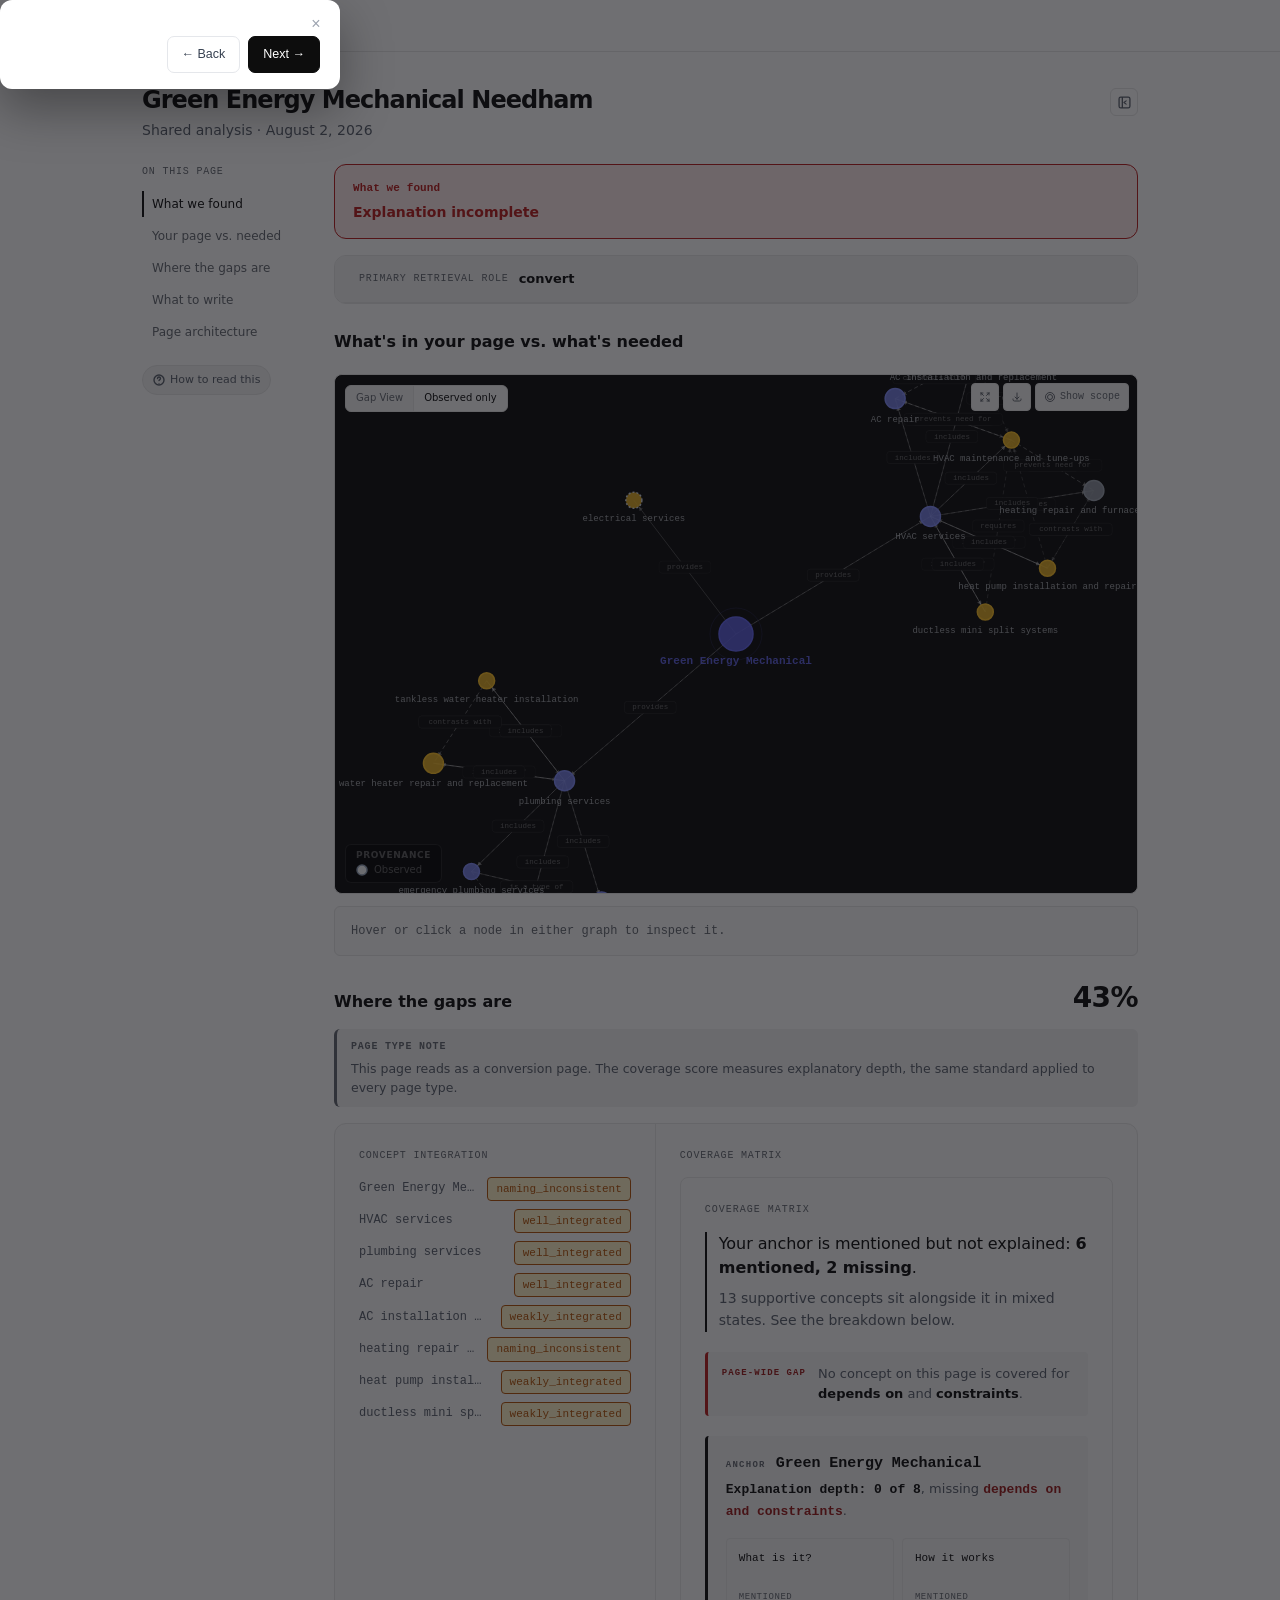
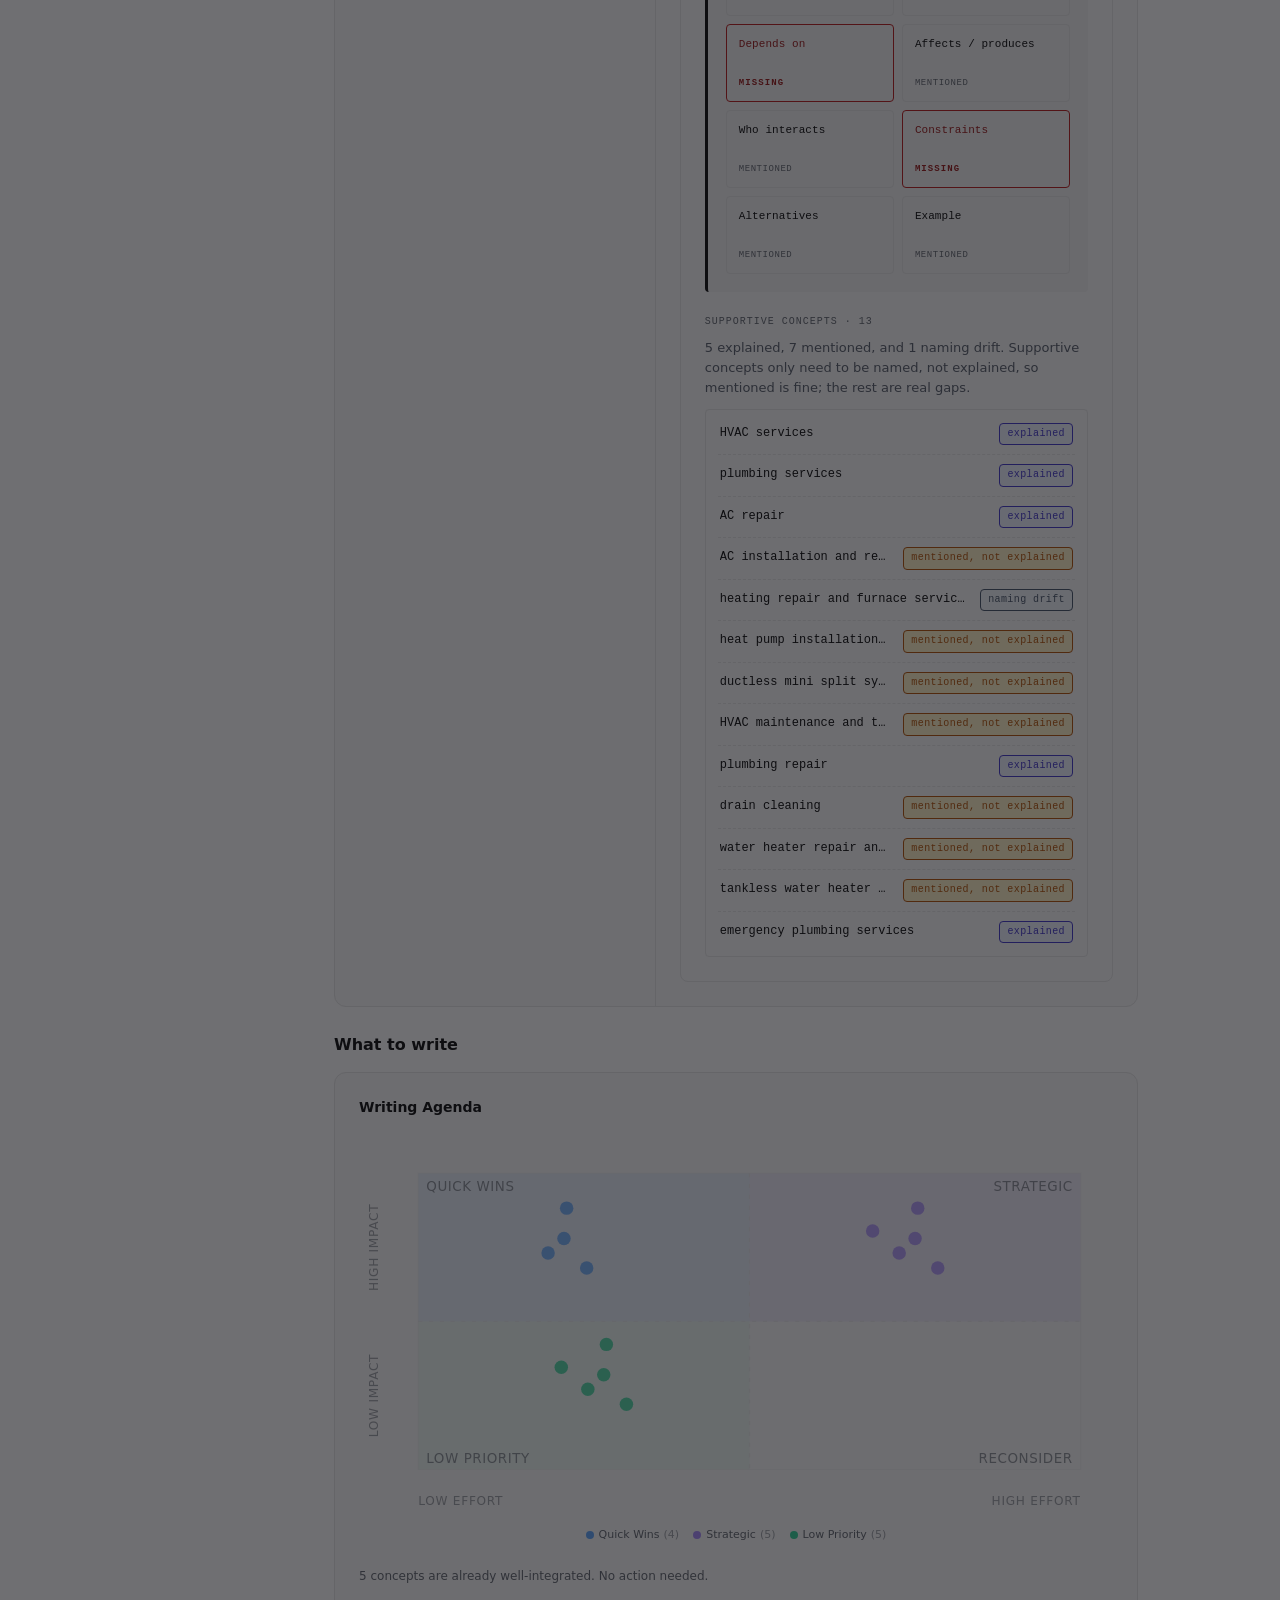
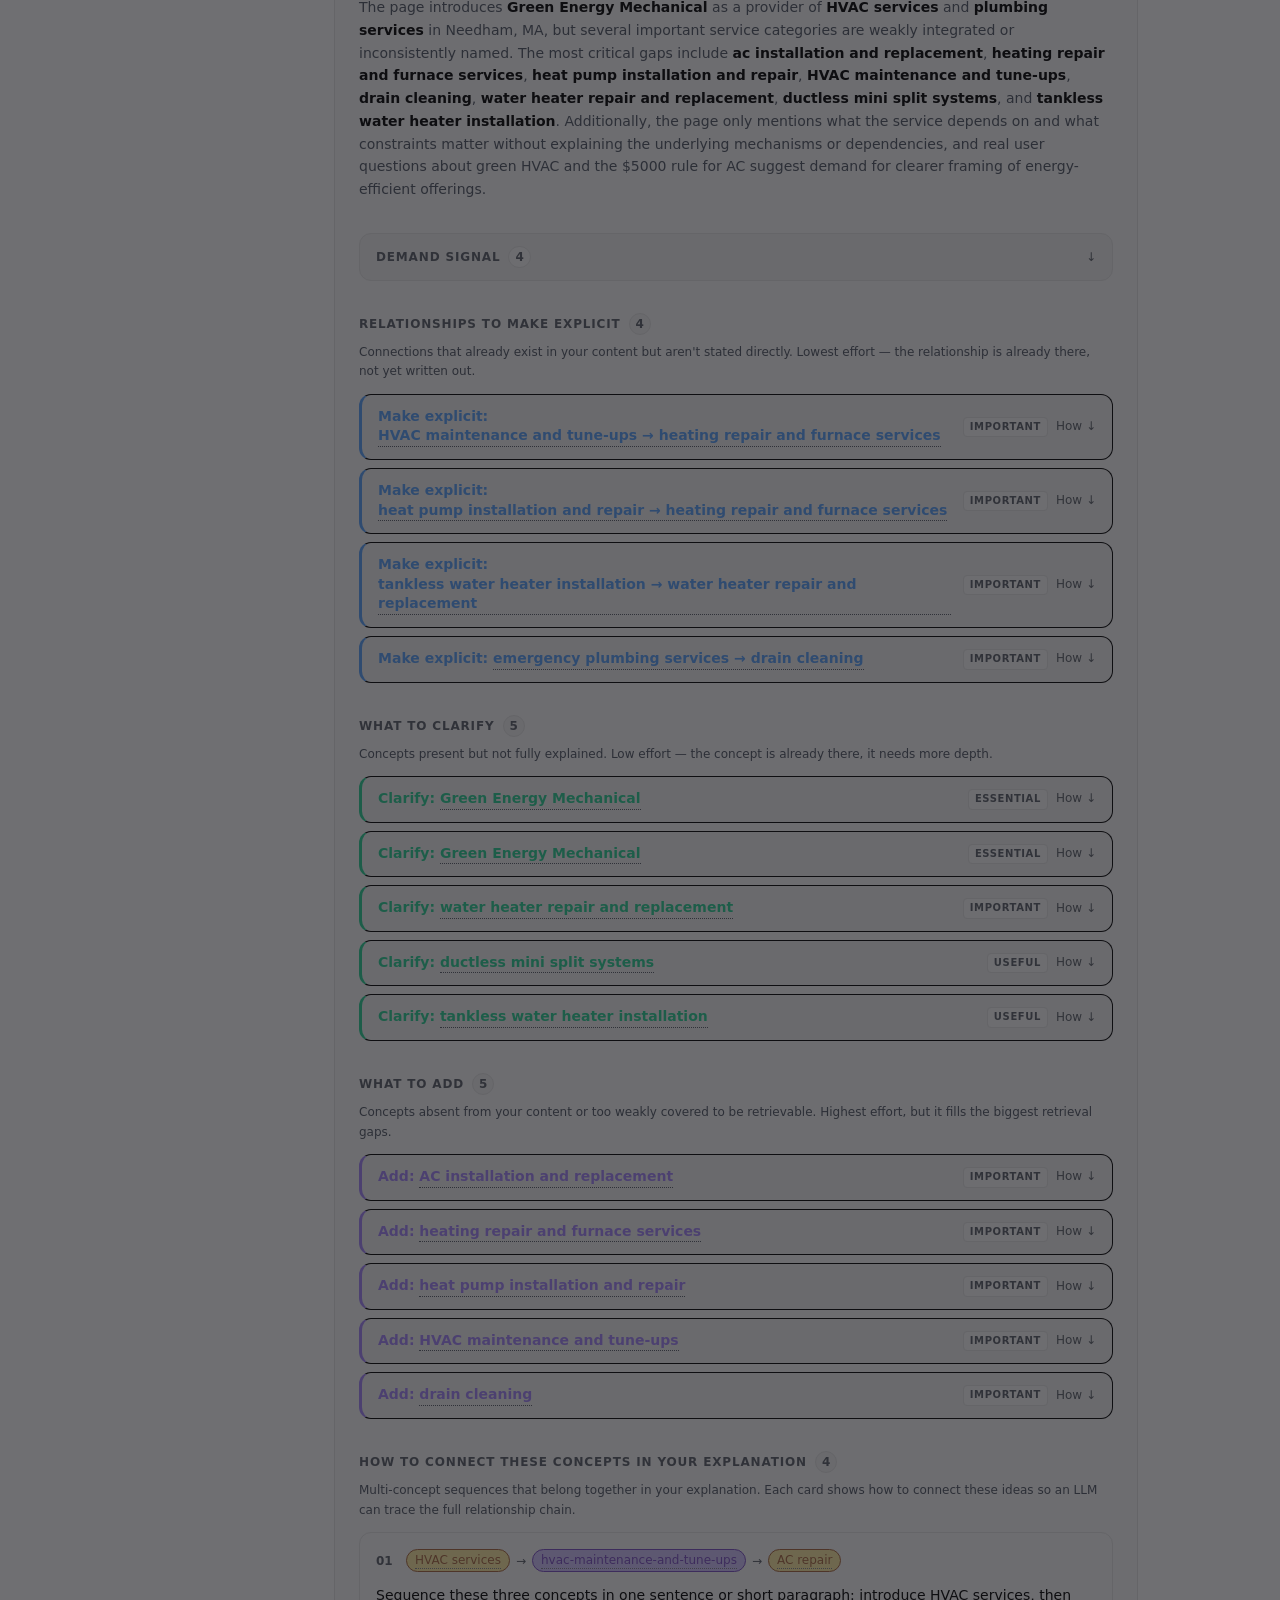
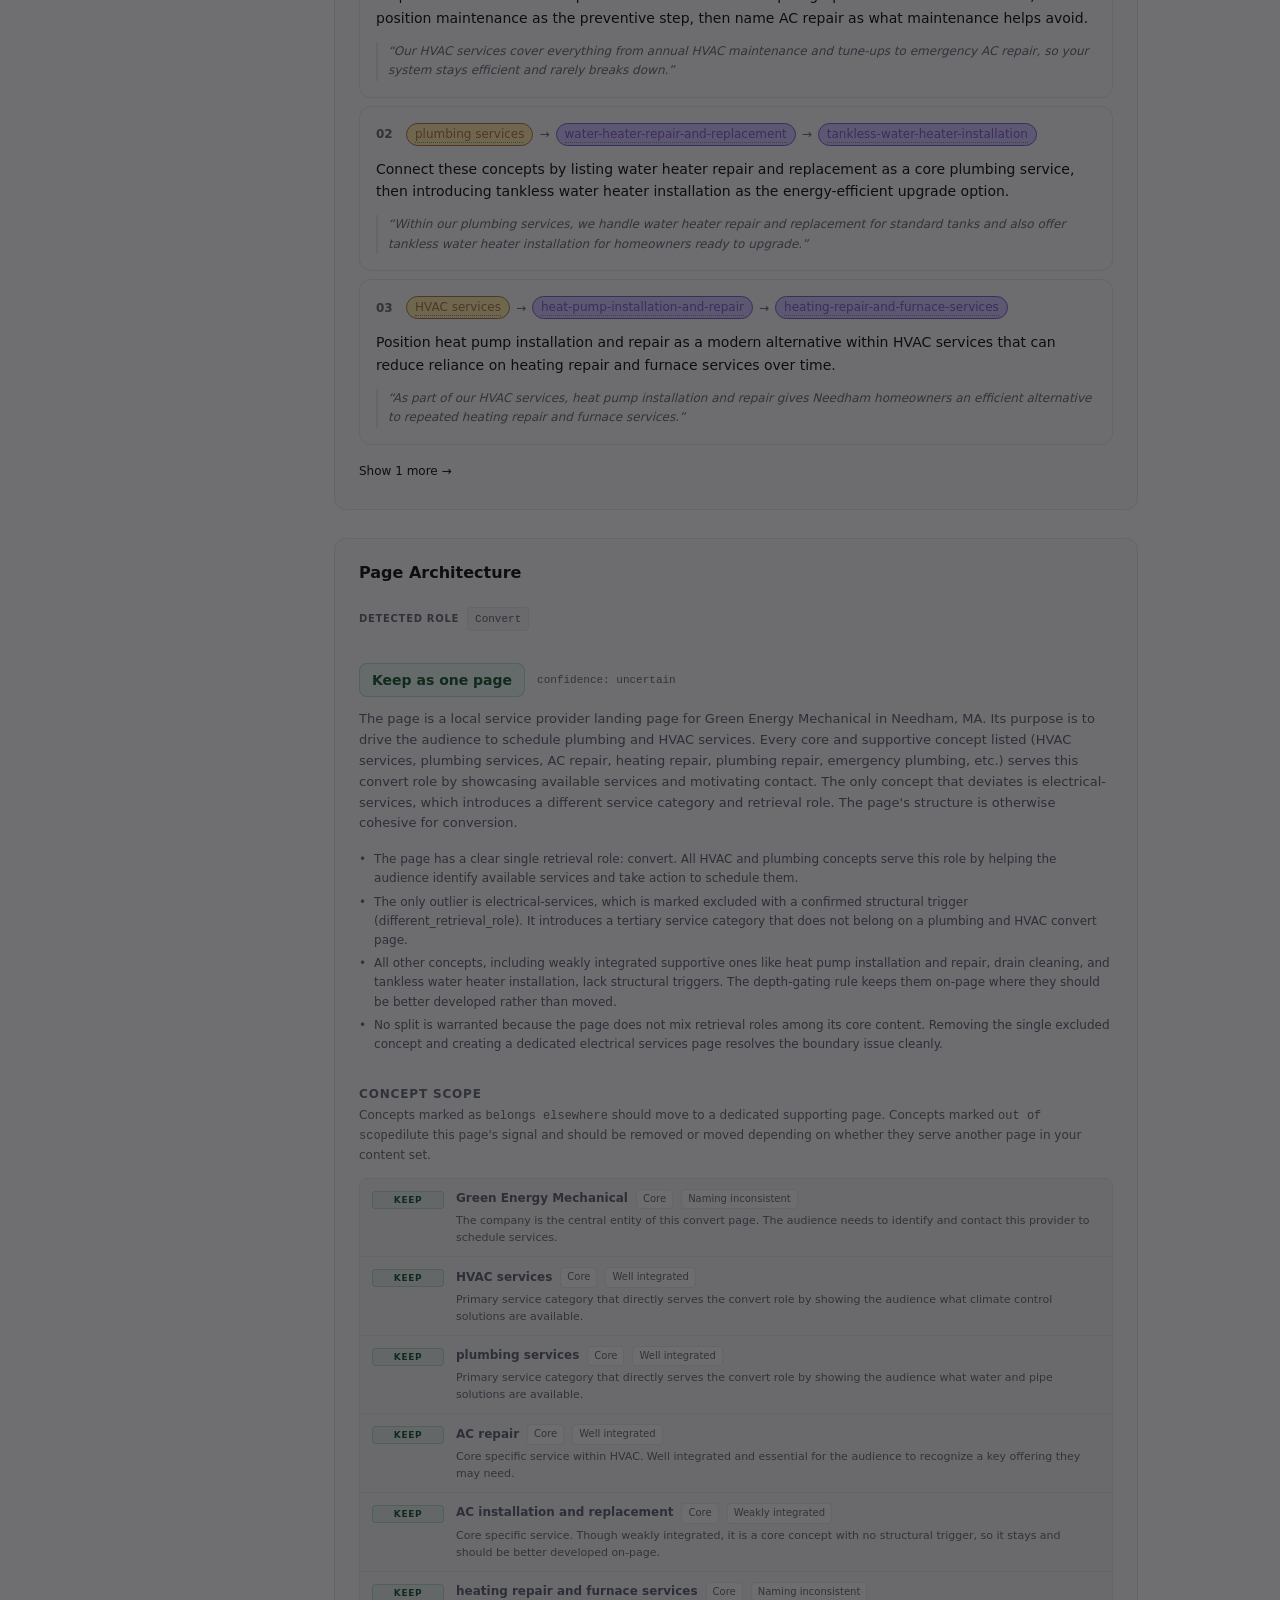
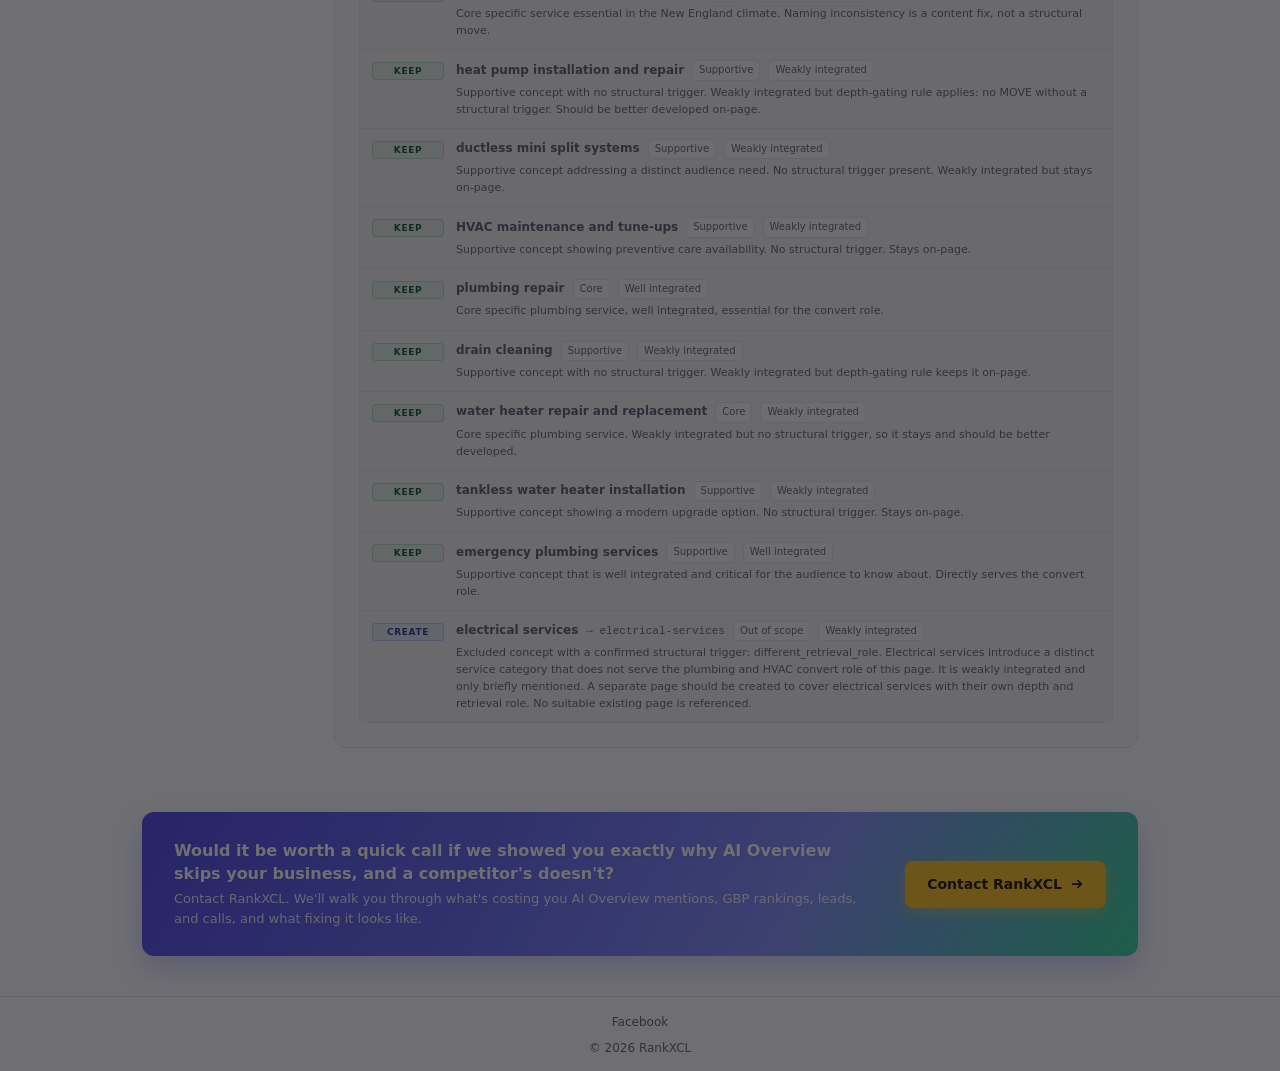
<file: uploads/Green-Energy-Mechanical-Needham.html>
<!DOCTYPE html>
<html lang="en" class="light">
<head>
<meta charset="utf-8"/>
<meta name="viewport" content="width=device-width, initial-scale=1"/>
<title>Green Energy Mechanical Needham | RankXCL</title>
<meta name="description" content="RankXCL maps your content's concept structure, shows what's complete and what's structurally missing, and tells you what to write next, in priority order."/>
<style>
@charset "utf-8";

@font-face { font-family: Geist; font-style: normal; font-weight: 100 900; font-display: swap; src: url("../media/fef07dbb0973bf53-s.12tyk43_3sh9u.woff2?dpl=dpl_DCpkAAwaFVnwvV6MnwtTUBuFXLPH") format("woff2"); unicode-range: U+460-52F, U+1C80-1C8A, U+20B4, U+2DE0-2DFF, U+A640-A69F, U+FE2E-FE2F; }

@font-face { font-family: Geist; font-style: normal; font-weight: 100 900; font-display: swap; src: url("../media/8a480f0b521d4e75-s.0jzbimsg8vl84.woff2?dpl=dpl_DCpkAAwaFVnwvV6MnwtTUBuFXLPH") format("woff2"); unicode-range: U+301, U+400-45F, U+490-491, U+4B0-4B1, U+2116; }

@font-face { font-family: Geist; font-style: normal; font-weight: 100 900; font-display: swap; src: url("../media/53b9e256198e5412-s.0-wfv7uh4i7h9.woff2?dpl=dpl_DCpkAAwaFVnwvV6MnwtTUBuFXLPH") format("woff2"); unicode-range: U+102-103, U+110-111, U+128-129, U+168-169, U+1A0-1A1, U+1AF-1B0, U+300-301, U+303-304, U+308-309, U+323, U+329, U+1EA0-1EF9, U+20AB; }

@font-face { font-family: Geist; font-style: normal; font-weight: 100 900; font-display: swap; src: url("../media/7178b3e590c64307-s.0nx0ww8fni_q3.woff2?dpl=dpl_DCpkAAwaFVnwvV6MnwtTUBuFXLPH") format("woff2"); unicode-range: U+100-2BA, U+2BD-2C5, U+2C7-2CC, U+2CE-2D7, U+2DD-2FF, U+304, U+308, U+329, U+1D00-1DBF, U+1E00-1E9F, U+1EF2-1EFF, U+2020, U+20A0-20AB, U+20AD-20C0, U+2113, U+2C60-2C7F, U+A720-A7FF; }

@font-face { font-family: Geist; font-style: normal; font-weight: 100 900; font-display: swap; src: url("../media/caa3a2e1cccd8315-s.p.09~u27dqhyhd6.woff2?dpl=dpl_DCpkAAwaFVnwvV6MnwtTUBuFXLPH") format("woff2"); unicode-range: U+0-FF, U+131, U+152-153, U+2BB-2BC, U+2C6, U+2DA, U+2DC, U+304, U+308, U+329, U+2000-206F, U+20AC, U+2122, U+2191, U+2193, U+2212, U+2215, U+FEFF, U+FFFD; }

@font-face { font-family: "Geist Fallback"; src: local("Arial"); ascent-override: 95.94%; descent-override: 28.16%; line-gap-override: 0%; size-adjust: 104.76%; }

.geist_a71539c9-module__T19VSG__className { font-family: Geist, "Geist Fallback"; font-style: normal; }

.geist_a71539c9-module__T19VSG__variable { --font-geist-sans: "Geist", "Geist Fallback"; }

@font-face { font-family: "Geist Mono"; font-style: normal; font-weight: 100 900; font-display: swap; src: url("../media/5ce348bf30bf5439-s.0zgw-jeven.3w.woff2?dpl=dpl_DCpkAAwaFVnwvV6MnwtTUBuFXLPH") format("woff2"); unicode-range: U+460-52F, U+1C80-1C8A, U+20B4, U+2DE0-2DFF, U+A640-A69F, U+FE2E-FE2F; }

@font-face { font-family: "Geist Mono"; font-style: normal; font-weight: 100 900; font-display: swap; src: url("../media/4fa387ec64143e14-s.0wkzw~je483f-.woff2?dpl=dpl_DCpkAAwaFVnwvV6MnwtTUBuFXLPH") format("woff2"); unicode-range: U+301, U+400-45F, U+490-491, U+4B0-4B1, U+2116; }

@font-face { font-family: "Geist Mono"; font-style: normal; font-weight: 100 900; font-display: swap; src: url("../media/6306c77e7c8268e4-s.0rhz0arwfsn~5.woff2?dpl=dpl_DCpkAAwaFVnwvV6MnwtTUBuFXLPH") format("woff2"); unicode-range: U+2000-2001, U+2004-2008, U+200A, U+23B8-23BD, U+2500-259F; }

@font-face { font-family: "Geist Mono"; font-style: normal; font-weight: 100 900; font-display: swap; src: url("../media/7d817b4c03b0c5f1-s.0l76wvqk9d84w.woff2?dpl=dpl_DCpkAAwaFVnwvV6MnwtTUBuFXLPH") format("woff2"); unicode-range: U+102-103, U+110-111, U+128-129, U+168-169, U+1A0-1A1, U+1AF-1B0, U+300-301, U+303-304, U+308-309, U+323, U+329, U+1EA0-1EF9, U+20AB; }

@font-face { font-family: "Geist Mono"; font-style: normal; font-weight: 100 900; font-display: swap; src: url("../media/bbc41e54d2fcbd21-s.0k4k9394f2q-k.woff2?dpl=dpl_DCpkAAwaFVnwvV6MnwtTUBuFXLPH") format("woff2"); unicode-range: U+100-2BA, U+2BD-2C5, U+2C7-2CC, U+2CE-2D7, U+2DD-2FF, U+304, U+308, U+329, U+1D00-1DBF, U+1E00-1E9F, U+1EF2-1EFF, U+2020, U+20A0-20AB, U+20AD-20C0, U+2113, U+2C60-2C7F, U+A720-A7FF; }

@font-face { font-family: "Geist Mono"; font-style: normal; font-weight: 100 900; font-display: swap; src: url("../media/797e433ab948586e-s.p.08e28id.o-okb.woff2?dpl=dpl_DCpkAAwaFVnwvV6MnwtTUBuFXLPH") format("woff2"); unicode-range: U+0-FF, U+131, U+152-153, U+2BB-2BC, U+2C6, U+2DA, U+2DC, U+304, U+308, U+329, U+2000-206F, U+20AC, U+2122, U+2191, U+2193, U+2212, U+2215, U+FEFF, U+FFFD; }

@font-face { font-family: "Geist Mono Fallback"; src: local("Arial"); ascent-override: 74.67%; descent-override: 21.92%; line-gap-override: 0%; size-adjust: 134.59%; }

.geist_mono_8d43a2aa-module__8Li5zG__className { font-family: "Geist Mono", "Geist Mono Fallback"; font-style: normal; }

.geist_mono_8d43a2aa-module__8Li5zG__variable { --font-geist-mono: "Geist Mono", "Geist Mono Fallback"; }

@layer properties {
  @supports (((-webkit-hyphens:none)) and (not (margin-trim:inline))) or ((-moz-orient:inline) and (not (color:rgb(from red r g b)))) {
  *, ::before, ::after, ::backdrop { --tw-translate-x: 0; --tw-translate-y: 0; --tw-translate-z: 0; --tw-rotate-x: initial; --tw-rotate-y: initial; --tw-rotate-z: initial; --tw-skew-x: initial; --tw-skew-y: initial; --tw-space-y-reverse: 0; --tw-space-x-reverse: 0; --tw-divide-y-reverse: 0; --tw-border-style: solid; --tw-leading: initial; --tw-font-weight: initial; --tw-tracking: initial; --tw-ordinal: initial; --tw-slashed-zero: initial; --tw-numeric-figure: initial; --tw-numeric-spacing: initial; --tw-numeric-fraction: initial; --tw-shadow: 0 0 #0000; --tw-shadow-color: initial; --tw-shadow-alpha: 100%; --tw-inset-shadow: 0 0 #0000; --tw-inset-shadow-color: initial; --tw-inset-shadow-alpha: 100%; --tw-ring-color: initial; --tw-ring-shadow: 0 0 #0000; --tw-inset-ring-color: initial; --tw-inset-ring-shadow: 0 0 #0000; --tw-ring-inset: initial; --tw-ring-offset-width: 0px; --tw-ring-offset-color: #fff; --tw-ring-offset-shadow: 0 0 #0000; --tw-outline-style: solid; --tw-blur: initial; --tw-brightness: initial; --tw-contrast: initial; --tw-grayscale: initial; --tw-hue-rotate: initial; --tw-invert: initial; --tw-opacity: initial; --tw-saturate: initial; --tw-sepia: initial; --tw-drop-shadow: initial; --tw-drop-shadow-color: initial; --tw-drop-shadow-alpha: 100%; --tw-drop-shadow-size: initial; --tw-backdrop-blur: initial; --tw-backdrop-brightness: initial; --tw-backdrop-contrast: initial; --tw-backdrop-grayscale: initial; --tw-backdrop-hue-rotate: initial; --tw-backdrop-invert: initial; --tw-backdrop-opacity: initial; --tw-backdrop-saturate: initial; --tw-backdrop-sepia: initial; --tw-duration: initial; --tw-ease: initial; --tw-content: ""; }
}
}

@layer theme {
  :root, :host { --font-sans: ui-sans-serif, system-ui, sans-serif, "Apple Color Emoji", "Segoe UI Emoji", "Segoe UI Symbol", "Noto Color Emoji"; --font-mono: ui-monospace, SFMono-Regular, Menlo, Monaco, Consolas, "Liberation Mono", "Courier New", monospace; --color-yellow-50: #fefce8; --color-yellow-200: #fff085; --color-yellow-300: #ffe02a; --color-yellow-600: #cd8900; --color-yellow-800: #874b00; --color-yellow-900: #733e0a; --color-green-50: #f0fdf4; --color-green-200: #b9f8cf; --color-green-300: #7bf1a8; --color-green-600: #00a544; --color-green-800: #016630; --color-green-900: #0d542b; --color-blue-50: #eff6ff; --color-blue-200: #bedbff; --color-blue-300: #90c5ff; --color-blue-600: #155dfc; --color-blue-800: #193cb8; --color-blue-900: #1c398e; --color-gray-50: #f9fafb; --color-gray-100: #f3f4f6; --color-gray-200: #e5e7eb; --color-gray-300: #d1d5dc; --color-gray-400: #99a1af; --color-gray-500: #6a7282; --color-gray-600: #4a5565; --color-gray-700: #364153; --color-gray-800: #1e2939; --color-gray-900: #101828; --color-gray-950: #030712; --color-neutral-50: #fafafa; --color-neutral-200: #e5e5e5; --color-neutral-300: #d4d4d4; --color-neutral-500: #737373; --color-neutral-700: #404040; --color-neutral-800: #262626; --color-neutral-900: #171717; --color-white: #fff; --spacing: .25rem; --breakpoint-md: 48rem; --container-sm: 24rem; --container-md: 28rem; --container-xl: 36rem; --container-2xl: 42rem; --container-3xl: 48rem; --container-7xl: 80rem; --text-xs: .75rem; --text-xs--line-height: calc(1 / .75); --text-sm: .875rem; --text-sm--line-height: calc(1.25 / .875); --text-base: 1rem; --text-base--line-height: calc(1.5 / 1); --text-lg: 1.125rem; --text-lg--line-height: calc(1.75 / 1.125); --text-xl: 1.25rem; --text-xl--line-height: calc(1.75 / 1.25); --text-2xl: 1.5rem; --text-2xl--line-height: calc(2 / 1.5); --text-3xl: 1.875rem; --text-3xl--line-height: calc(2.25 / 1.875); --font-weight-normal: 400; --font-weight-medium: 500; --font-weight-semibold: 600; --font-weight-bold: 700; --tracking-tight: -.025em; --leading-tight: 1.25; --leading-relaxed: 1.625; --radius-xs: .125rem; --radius-sm: .25rem; --radius-md: .375rem; --radius-lg: .5rem; --radius-xl: .75rem; --radius-2xl: 1rem; --shadow-md: 0 4px 6px -1px #0000001a, 0 2px 4px -2px #0000001a; --ease-in: cubic-bezier(.4, 0, 1, 1); --ease-out: cubic-bezier(0, 0, .2, 1); --ease-in-out: cubic-bezier(.4, 0, .2, 1); --animate-spin: spin 1s linear infinite; --animate-pulse: pulse 2s cubic-bezier(.4, 0, .6, 1) infinite; --blur-xl: 24px; --default-transition-duration: .15s; --default-transition-timing-function: cubic-bezier(.4, 0, .2, 1); --default-font-family: var(--font-sans); --default-mono-font-family: var(--font-mono); --animate-fade-in-up: fadeIn .35s ease both; }
  @supports (color:lab(0% 0 0)) {
  :root, :host { --color-yellow-50: lab(98.6846% -1.79055 9.7766); --color-yellow-200: lab(94.3433% -5.00429 52.9663); --color-yellow-300: lab(89.7033% -.480294 84.4917); --color-yellow-600: lab(62.7799% 22.4197 86.1544); --color-yellow-800: lab(38.7484% 23.5833 51.4916); --color-yellow-900: lab(32.3865% 21.1273 38.5959); --color-green-50: lab(98.1563% -5.60117 2.75915); --color-green-200: lab(92.4222% -26.4702 12.9427); --color-green-300: lab(86.9953% -47.2691 25.0054); --color-green-600: lab(59.0978% -58.6621 41.2579); --color-green-800: lab(37.4616% -36.7971 22.9692); --color-green-900: lab(30.797% -29.6927 17.382); --color-blue-50: lab(96.492% -1.14644 -5.11479); --color-blue-200: lab(86.15% -4.04379 -21.0797); --color-blue-300: lab(77.5052% -6.4629 -36.42); --color-blue-600: lab(44.0605% 29.0279 -86.0352); --color-blue-800: lab(30.2514% 27.7853 -70.2699); --color-blue-900: lab(26.1542% 15.7545 -51.5504); --color-gray-50: lab(98.2596% -.247031 -.706708); --color-gray-100: lab(96.1596% -.0823438 -1.13575); --color-gray-200: lab(91.6229% -.159115 -2.26791); --color-gray-300: lab(85.1236% -.612259 -3.7138); --color-gray-400: lab(65.9269% -.832707 -8.17473); --color-gray-500: lab(47.7841% -.393182 -10.0268); --color-gray-600: lab(35.6337% -1.58697 -10.8425); --color-gray-700: lab(27.1134% -.956401 -12.3224); --color-gray-800: lab(16.1051% -1.18239 -11.7533); --color-gray-900: lab(8.11897% .811279 -12.254); --color-gray-950: lab(1.90334% .278696 -5.48866); --color-neutral-50: lab(98.26% 0 0); --color-neutral-200: lab(90.952% 0 -.0000119209); --color-neutral-300: lab(84.92% 0 -.0000119209); --color-neutral-500: lab(48.496% 0 0); --color-neutral-700: lab(27.036% 0 0); --color-neutral-800: lab(15.204% 0 -.00000596046); --color-neutral-900: lab(7.78201% -.0000149012 0); }
}
}

@layer base {
  *, ::after, ::before, ::backdrop { box-sizing: border-box; border: 0px solid; margin: 0px; padding: 0px; }
  ::file-selector-button { box-sizing: border-box; border: 0px solid; margin: 0px; padding: 0px; }
  html, :host { text-size-adjust: 100%; tab-size: 4; line-height: 1.5; font-family: var(--default-font-family,ui-sans-serif, system-ui, sans-serif, "Apple Color Emoji", "Segoe UI Emoji", "Segoe UI Symbol", "Noto Color Emoji"); font-feature-settings: var(--default-font-feature-settings,normal); font-variation-settings: var(--default-font-variation-settings,normal); -webkit-tap-highlight-color: transparent; }
  hr { height: 0px; color: inherit; border-top-width: 1px; }
  abbr:where([title]) { text-decoration: underline dotted; }
  h1, h2, h3, h4, h5, h6 { font-size: inherit; font-weight: inherit; }
  a { color: inherit; text-decoration: inherit; }
  b, strong { font-weight: bolder; }
  code, kbd, samp, pre { font-family: var(--default-mono-font-family,ui-monospace, SFMono-Regular, Menlo, Monaco, Consolas, "Liberation Mono", "Courier New", monospace); font-feature-settings: var(--default-mono-font-feature-settings,normal); font-variation-settings: var(--default-mono-font-variation-settings,normal); font-size: 1em; }
  small { font-size: 80%; }
  sub, sup { vertical-align: baseline; font-size: 75%; line-height: 0; position: relative; }
  sub { bottom: -0.25em; }
  sup { top: -0.5em; }
  table { text-indent: 0px; border-color: inherit; border-collapse: collapse; }
  progress { vertical-align: baseline; }
  summary { display: list-item; }
  ol, ul, menu { list-style: none; }
  img, svg, video, canvas, audio, iframe, embed, object { vertical-align: middle; display: block; }
  img, video { max-width: 100%; height: auto; }
  button, input, select, optgroup, textarea { font: inherit; letter-spacing: inherit; color: inherit; opacity: 1; background-color: rgba(0, 0, 0, 0); border-radius: 0px; }
  ::file-selector-button { font: inherit; letter-spacing: inherit; color: inherit; opacity: 1; background-color: rgba(0, 0, 0, 0); border-radius: 0px; }
  :where(select:is([multiple], [size])) optgroup { font-weight: bolder; }
  :where(select:is([multiple], [size])) optgroup option { padding-inline-start: 20px; }
  ::file-selector-button { margin-inline-end: 4px; }
  ::placeholder { opacity: 1; }
  @supports (not ((-webkit-appearance:-apple-pay-button))) or (contain-intrinsic-size:1px) {
  ::placeholder { color: currentcolor; }
  @supports (color:color-mix(in lab, red, red)) {
  ::placeholder { color: color-mix(currentcolor, transparent); }
}
}
  textarea { resize: vertical; }
  ::-webkit-search-decoration { appearance: none; }
  ::-webkit-date-and-time-value { min-height: 1lh; text-align: inherit; }
  ::-webkit-datetime-edit { display: inline-flex; }
  ::-webkit-datetime-edit-fields-wrapper { padding: 0px; }
  ::-webkit-datetime-edit { padding-block: 0px; }
  ::-webkit-datetime-edit-year-field { padding-block: 0px; }
  ::-webkit-datetime-edit-month-field { padding-block: 0px; }
  ::-webkit-datetime-edit-day-field { padding-block: 0px; }
  ::-webkit-datetime-edit-hour-field { padding-block: 0px; }
  ::-webkit-datetime-edit-minute-field { padding-block: 0px; }
  ::-webkit-datetime-edit-second-field { padding-block: 0px; }
  ::-webkit-datetime-edit-millisecond-field { padding-block: 0px; }
  ::-webkit-datetime-edit-meridiem-field { padding-block: 0px; }
  ::-webkit-calendar-picker-indicator { line-height: 1; }
  button, input:where([type="button"], [type="reset"], [type="submit"]) { appearance: button; }
  ::file-selector-button { appearance: button; }
  ::-webkit-inner-spin-button { height: auto; }
  ::-webkit-outer-spin-button { height: auto; }
  [hidden]:where(:not([hidden="until-found"])) { display: none !important; }
  * { margin: 0px; padding: 0px; }
  a { color: inherit; text-decoration: none; }
  ul, ol { list-style: none; }
  h1 { letter-spacing: -0.04em; font-weight: 700; line-height: 1.05; }
  h2 { letter-spacing: -0.03em; font-weight: 700; line-height: 1.1; }
  h3, h4 { letter-spacing: -0.02em; font-weight: 600; line-height: 1.25; }
  h5, h6 { letter-spacing: -0.01em; font-weight: 600; line-height: 1.4; }
  :focus-visible { outline: 2px solid var(--text); outline-offset: 2px; border-radius: var(--r-sm); }
  :focus:not(:focus-visible) { outline: none; }
}

@layer components;

@layer utilities {
  .\@container\/columns-container { container: columns-container / inline-size; }
  .\@container\/page-header { container: page-header / inline-size; }
  .pointer-events-auto { pointer-events: auto; }
  .pointer-events-none { pointer-events: none; }
  .collapse { visibility: collapse; }
  .invisible { visibility: hidden; }
  .visible { visibility: visible; }
  .sr-only { clip-path: inset(50%); white-space: nowrap; border-width: 0px; width: 1px; height: 1px; margin: -1px; padding: 0px; position: absolute; overflow: hidden; }
  .absolute { position: absolute; }
  .fixed { position: fixed; }
  .relative { position: relative; }
  .static { position: static; }
  .sticky { position: sticky; }
  .inset-0 { inset: calc(var(--spacing) * 0); }
  .inset-y-0 { inset-block: calc(var(--spacing) * 0); }
  .start { inset-inline-start: var(--spacing); }
  .end { inset-inline-end: var(--spacing); }
  .end\! { inset-inline-end: var(--spacing) !important; }
  .-top-24 { top: calc(var(--spacing) * -24); }
  .top-0 { top: calc(var(--spacing) * 0); }
  .top-1 { top: calc(var(--spacing) * 1); }
  .top-2 { top: calc(var(--spacing) * 2); }
  .top-3 { top: calc(var(--spacing) * 3); }
  .top-5 { top: calc(var(--spacing) * 5); }
  .top-10 { top: calc(var(--spacing) * 10); }
  .top-50 { top: calc(var(--spacing) * 50); }
  .top-\[calc\(9\.5rem-var\(--sidenav-move-up\,0px\)\)\] { top: calc(9.5rem - var(--sidenav-move-up,0px)); }
  .top-\[var\(--banner-height\,0px\)\] { top: var(--banner-height,0px); }
  .right-0 { right: calc(var(--spacing) * 0); }
  .right-2 { right: calc(var(--spacing) * 2); }
  .right-2\.5 { right: calc(var(--spacing) * 2.5); }
  .right-4 { right: calc(var(--spacing) * 4); }
  .right-11 { right: calc(var(--spacing) * 11); }
  .right-auto { right: auto; }
  .-bottom-1\.5 { bottom: calc(var(--spacing) * -1.5); }
  .bottom-0 { bottom: calc(var(--spacing) * 0); }
  .bottom-2 { bottom: calc(var(--spacing) * 2); }
  .bottom-3 { bottom: calc(var(--spacing) * 3); }
  .left-0 { left: calc(var(--spacing) * 0); }
  .isolate { isolation: isolate; }
  .-z-10 { z-index: calc(-10); }
  .z-10 { z-index: 10; }
  .z-20 { z-index: 20; }
  .z-30 { z-index: 30; }
  .z-50 { z-index: 50; }
  .z-\[21\] { z-index: 21; }
  .z-\[22\] { z-index: 22; }
  .col-span-2 { grid-column: span 2 / span 2; }
  .row-1 { grid-row: 1; }
  .row-2 { grid-row: 2; }
  .row-3 { grid-row: 3; }
  .row-4 { grid-row: 4; }
  .container { width: 100%; }
  @media (min-width: 40rem) {
  .container { max-width: 40rem; }
}
  @media (min-width: 48rem) {
  .container { max-width: 48rem; }
}
  @media (min-width: 64rem) {
  .container { max-width: 64rem; }
}
  @media (min-width: 80rem) {
  .container { max-width: 80rem; }
}
  @media (min-width: 96rem) {
  .container { max-width: 96rem; }
}
  .m-0 { margin: calc(var(--spacing) * 0); }
  .m-1 { margin: calc(var(--spacing) * 1); }
  .m-2 { margin: calc(var(--spacing) * 2); }
  .m-3 { margin: calc(var(--spacing) * 3); }
  .m-4 { margin: calc(var(--spacing) * 4); }
  .m-5 { margin: calc(var(--spacing) * 5); }
  .m-6 { margin: calc(var(--spacing) * 6); }
  .m-7 { margin: calc(var(--spacing) * 7); }
  .m-8 { margin: calc(var(--spacing) * 8); }
  .m-9 { margin: calc(var(--spacing) * 9); }
  .m-10 { margin: calc(var(--spacing) * 10); }
  .m-11 { margin: calc(var(--spacing) * 11); }
  .m-12 { margin: calc(var(--spacing) * 12); }
  .m-13 { margin: calc(var(--spacing) * 13); }
  .-mx-\[var\(--page-padding\)\] { margin-inline: calc(var(--page-padding) * -1); }
  .mx-4 { margin-inline: calc(var(--spacing) * 4); }
  .mx-8 { margin-inline: calc(var(--spacing) * 8); }
  .mx-auto { margin-inline: auto; }
  .my-1 { margin-block: calc(var(--spacing) * 1); }
  .my-4 { margin-block: calc(var(--spacing) * 4); }
  .my-\[1em\] { margin-block: 1em; }
  .-mt-10 { margin-top: calc(var(--spacing) * -10); }
  .mt-0\.5 { margin-top: calc(var(--spacing) * .5); }
  .mt-1 { margin-top: calc(var(--spacing) * 1); }
  .mt-2 { margin-top: calc(var(--spacing) * 2); }
  .mt-3 { margin-top: calc(var(--spacing) * 3); }
  .mt-4 { margin-top: calc(var(--spacing) * 4); }
  .mt-5 { margin-top: calc(var(--spacing) * 5); }
  .mt-6 { margin-top: calc(var(--spacing) * 6); }
  .mt-8 { margin-top: calc(var(--spacing) * 8); }
  .mt-\[var\(--banner-height\,0px\)\] { margin-top: var(--banner-height,0px); }
  .-mr-0\.5 { margin-right: calc(var(--spacing) * -.5); }
  .mr-1 { margin-right: calc(var(--spacing) * 1); }
  .mr-2 { margin-right: calc(var(--spacing) * 2); }
  .mr-3 { margin-right: calc(var(--spacing) * 3); }
  .mr-4 { margin-right: calc(var(--spacing) * 4); }
  .mr-5 { margin-right: calc(var(--spacing) * 5); }
  .mr-6 { margin-right: calc(var(--spacing) * 6); }
  .mr-7 { margin-right: calc(var(--spacing) * 7); }
  .mr-8 { margin-right: calc(var(--spacing) * 8); }
  .mr-9 { margin-right: calc(var(--spacing) * 9); }
  .mr-10 { margin-right: calc(var(--spacing) * 10); }
  .mr-11 { margin-right: calc(var(--spacing) * 11); }
  .mr-12 { margin-right: calc(var(--spacing) * 12); }
  .mr-13 { margin-right: calc(var(--spacing) * 13); }
  .mr-14 { margin-right: calc(var(--spacing) * 14); }
  .mr-15 { margin-right: calc(var(--spacing) * 15); }
  .mr-16 { margin-right: calc(var(--spacing) * 16); }
  .mr-17 { margin-right: calc(var(--spacing) * 17); }
  .mb-1 { margin-bottom: calc(var(--spacing) * 1); }
  .mb-1\.5 { margin-bottom: calc(var(--spacing) * 1.5); }
  .mb-2\.5 { margin-bottom: calc(var(--spacing) * 2.5); }
  .mb-3 { margin-bottom: calc(var(--spacing) * 3); }
  .mb-3\.5 { margin-bottom: calc(var(--spacing) * 3.5); }
  .mb-6 { margin-bottom: calc(var(--spacing) * 6); }
  .mb-8 { margin-bottom: calc(var(--spacing) * 8); }
  .mb-14 { margin-bottom: calc(var(--spacing) * 14); }
  .mb-16 { margin-bottom: calc(var(--spacing) * 16); }
  .\!ml-0 { margin-left: calc(var(--spacing) * 0) !important; }
  .-ml-2 { margin-left: calc(var(--spacing) * -2); }
  .-ml-10 { margin-left: calc(var(--spacing) * -10); }
  .ml-4 { margin-left: calc(var(--spacing) * 4); }
  .ml-8 { margin-left: calc(var(--spacing) * 8); }
  .ml-\[calc\(72px\+0\.75rem\)\] { margin-left: calc(72px + 0.75rem); }
  .ml-auto { margin-left: auto; }
  .box-border { box-sizing: border-box; }
  .block { display: block; }
  .contents { display: contents; }
  .flex { display: flex; }
  .grid { display: grid; }
  .hidden { display: none; }
  .inline { display: inline; }
  .inline-block { display: inline-block; }
  .inline-flex { display: inline-flex; }
  .list-item { display: list-item; }
  .table { display: table; }
  .aspect-square { aspect-ratio: 1 / 1; }
  .size-3 { width: calc(var(--spacing) * 3); height: calc(var(--spacing) * 3); }
  .size-3\.5 { width: calc(var(--spacing) * 3.5); height: calc(var(--spacing) * 3.5); }
  .size-4 { width: calc(var(--spacing) * 4); height: calc(var(--spacing) * 4); }
  .size-4\.5 { width: calc(var(--spacing) * 4.5); height: calc(var(--spacing) * 4.5); }
  .size-5 { width: calc(var(--spacing) * 5); height: calc(var(--spacing) * 5); }
  .size-6 { width: calc(var(--spacing) * 6); height: calc(var(--spacing) * 6); }
  .size-\[20px\] { width: 20px; height: 20px; }
  .h-0\.5 { height: calc(var(--spacing) * .5); }
  .h-1 { height: calc(var(--spacing) * 1); }
  .h-1\.5 { height: calc(var(--spacing) * 1.5); }
  .h-2 { height: calc(var(--spacing) * 2); }
  .h-3 { height: calc(var(--spacing) * 3); }
  .h-3\.5 { height: calc(var(--spacing) * 3.5); }
  .h-4 { height: calc(var(--spacing) * 4); }
  .h-5 { height: calc(var(--spacing) * 5); }
  .h-6 { height: calc(var(--spacing) * 6); }
  .h-7 { height: calc(var(--spacing) * 7); }
  .h-8 { height: calc(var(--spacing) * 8); }
  .h-9 { height: calc(var(--spacing) * 9); }
  .h-12 { height: calc(var(--spacing) * 12); }
  .h-14 { height: calc(var(--spacing) * 14); }
  .h-16 { height: calc(var(--spacing) * 16); }
  .h-\[1\.5px\] { height: 1.5px; }
  .h-\[1lh\] { height: 1lh; }
  .h-\[26px\] { height: 26px; }
  .h-\[calc\(100vh-9\.5rem\)\] { height: calc(-9.5rem + 100vh); }
  .h-\[calc\(100vh-var\(--banner-height\,0px\)\)\] { height: calc(100vh - var(--banner-height,0px)); }
  .h-auto { height: auto; }
  .h-full { height: 100%; }
  .h-px { height: 1px; }
  .h-screen { height: 100vh; }
  .max-h-64 { max-height: calc(var(--spacing) * 64); }
  .max-h-full { max-height: 100%; }
  .min-h-0 { min-height: calc(var(--spacing) * 0); }
  .min-h-\[60vh\] { min-height: 60vh; }
  .min-h-\[calc\(100dvh-64px\)\] { min-height: calc(-64px + 100dvh); }
  .min-h-\[calc\(100vh-80px\)\] { min-height: calc(-80px + 100vh); }
  .min-h-full { min-height: 100%; }
  .min-h-screen { min-height: 100vh; }
  .w-0 { width: calc(var(--spacing) * 0); }
  .w-2 { width: calc(var(--spacing) * 2); }
  .w-3 { width: calc(var(--spacing) * 3); }
  .w-3\.5 { width: calc(var(--spacing) * 3.5); }
  .w-4 { width: calc(var(--spacing) * 4); }
  .w-5 { width: calc(var(--spacing) * 5); }
  .w-6 { width: calc(var(--spacing) * 6); }
  .w-7 { width: calc(var(--spacing) * 7); }
  .w-8 { width: calc(var(--spacing) * 8); }
  .w-9 { width: calc(var(--spacing) * 9); }
  .w-10 { width: calc(var(--spacing) * 10); }
  .w-20 { width: calc(var(--spacing) * 20); }
  .w-28 { width: calc(var(--spacing) * 28); }
  .w-60 { width: calc(var(--spacing) * 60); }
  .w-96 { width: calc(var(--spacing) * 96); }
  .w-\[16\.5rem\] { width: 16.5rem; }
  .w-\[18rem\] { width: 18rem; }
  .w-\[19rem\] { width: 19rem; }
  .w-\[26px\] { width: 26px; }
  .w-\[calc\(100\%\+\(var\(--page-padding\)\*2\)\)\] { width: calc(100% + (var(--page-padding) * 2)); }
  .w-auto { width: auto; }
  .w-fit { width: fit-content; }
  .w-full { width: 100%; }
  .w-px { width: 1px; }
  .max-w-2xl { max-width: var(--container-2xl); }
  .max-w-7xl { max-width: var(--container-7xl); }
  .max-w-\[28rem\] { max-width: 28rem; }
  .max-w-full { max-width: 100%; }
  .max-w-md { max-width: var(--container-md); }
  .max-w-none { max-width: none; }
  .max-w-sm { max-width: var(--container-sm); }
  .max-w-xl { max-width: var(--container-xl); }
  .min-w-0 { min-width: calc(var(--spacing) * 0); }
  .min-w-4 { min-width: calc(var(--spacing) * 4); }
  .min-w-\[156px\] { min-width: 156px; }
  .min-w-full { min-width: 100%; }
  .flex-1 { flex: 1 1 0%; }
  .flex-none { flex: 0 0 auto; }
  .flex-shrink { flex-shrink: 1; }
  .flex-shrink-0 { flex-shrink: 0; }
  .shrink { flex-shrink: 1; }
  .shrink-0 { flex-shrink: 0; }
  .flex-grow, .grow { flex-grow: 1; }
  .grow\! { flex-grow: 1 !important; }
  .border-collapse { border-collapse: collapse; }
  .translate-y-\[100px\] { --tw-translate-y: 100px; translate: var(--tw-translate-x) var(--tw-translate-y); }
  .rotate-0 { rotate: none; }
  .rotate-90 { rotate: 90deg; }
  .rotate-180 { rotate: 180deg; }
  .transform { transform: var(--tw-rotate-x,) var(--tw-rotate-y,) var(--tw-rotate-z,) var(--tw-skew-x,) var(--tw-skew-y,); }
  .animate-fade-in-up { animation: var(--animate-fade-in-up); }
  .animate-pulse { animation: var(--animate-pulse); }
  .animate-spin { animation: var(--animate-spin); }
  .cursor-col-resize { cursor: col-resize; }
  .cursor-pointer { cursor: pointer; }
  .resize { resize: both; }
  .scroll-m-4 { scroll-margin: calc(var(--spacing) * 4); }
  .scroll-mt-24 { scroll-margin-top: calc(var(--spacing) * 24); }
  .scroll-mt-\[var\(--scroll-mt\)\] { scroll-margin-top: var(--scroll-mt); }
  .list-decimal { list-style-type: decimal; }
  .list-disc { list-style-type: disc; }
  .grid-cols-1 { grid-template-columns: repeat(1, minmax(0px, 1fr)); }
  .grid-cols-2 { grid-template-columns: repeat(2, minmax(0px, 1fr)); }
  .flex-col { flex-direction: column; }
  .flex-col-reverse { flex-direction: column-reverse; }
  .flex-row-reverse { flex-direction: row-reverse; }
  .flex-wrap { flex-wrap: wrap; }
  .items-baseline { align-items: baseline; }
  .items-center { align-items: center; }
  .items-end { align-items: flex-end; }
  .items-start { align-items: flex-start; }
  .justify-between { justify-content: space-between; }
  .justify-center { justify-content: center; }
  .justify-end { justify-content: flex-end; }
  .justify-start { justify-content: flex-start; }
  .gap-0\.5 { gap: calc(var(--spacing) * .5); }
  .gap-1 { gap: calc(var(--spacing) * 1); }
  .gap-1\.5 { gap: calc(var(--spacing) * 1.5); }
  .gap-2 { gap: calc(var(--spacing) * 2); }
  .gap-2\.5 { gap: calc(var(--spacing) * 2.5); }
  .gap-3 { gap: calc(var(--spacing) * 3); }
  .gap-4 { gap: calc(var(--spacing) * 4); }
  .gap-6 { gap: calc(var(--spacing) * 6); }
  .gap-8 { gap: calc(var(--spacing) * 8); }
  .gap-12 { gap: calc(var(--spacing) * 12); }
  :where(.space-y-0\.5 > :not(:last-child)) { --tw-space-y-reverse: 0; margin-block-start: calc(calc(var(--spacing) * .5) * var(--tw-space-y-reverse)); margin-block-end: calc(calc(var(--spacing) * .5) * calc(1 - var(--tw-space-y-reverse))); }
  :where(.space-y-1 > :not(:last-child)) { --tw-space-y-reverse: 0; margin-block-start: calc(calc(var(--spacing) * 1) * var(--tw-space-y-reverse)); margin-block-end: calc(calc(var(--spacing) * 1) * calc(1 - var(--tw-space-y-reverse))); }
  :where(.space-y-1\.5 > :not(:last-child)) { --tw-space-y-reverse: 0; margin-block-start: calc(calc(var(--spacing) * 1.5) * var(--tw-space-y-reverse)); margin-block-end: calc(calc(var(--spacing) * 1.5) * calc(1 - var(--tw-space-y-reverse))); }
  :where(.space-y-2 > :not(:last-child)) { --tw-space-y-reverse: 0; margin-block-start: calc(calc(var(--spacing) * 2) * var(--tw-space-y-reverse)); margin-block-end: calc(calc(var(--spacing) * 2) * calc(1 - var(--tw-space-y-reverse))); }
  :where(.space-y-2\.5 > :not(:last-child)) { --tw-space-y-reverse: 0; margin-block-start: calc(calc(var(--spacing) * 2.5) * var(--tw-space-y-reverse)); margin-block-end: calc(calc(var(--spacing) * 2.5) * calc(1 - var(--tw-space-y-reverse))); }
  :where(.space-y-3 > :not(:last-child)) { --tw-space-y-reverse: 0; margin-block-start: calc(calc(var(--spacing) * 3) * var(--tw-space-y-reverse)); margin-block-end: calc(calc(var(--spacing) * 3) * calc(1 - var(--tw-space-y-reverse))); }
  :where(.space-y-4 > :not(:last-child)) { --tw-space-y-reverse: 0; margin-block-start: calc(calc(var(--spacing) * 4) * var(--tw-space-y-reverse)); margin-block-end: calc(calc(var(--spacing) * 4) * calc(1 - var(--tw-space-y-reverse))); }
  :where(.space-y-8 > :not(:last-child)) { --tw-space-y-reverse: 0; margin-block-start: calc(calc(var(--spacing) * 8) * var(--tw-space-y-reverse)); margin-block-end: calc(calc(var(--spacing) * 8) * calc(1 - var(--tw-space-y-reverse))); }
  :where(.space-y-px > :not(:last-child)) { --tw-space-y-reverse: 0; margin-block-start: calc(1px * var(--tw-space-y-reverse)); margin-block-end: calc(1px * calc(1 - var(--tw-space-y-reverse))); }
  .gap-x-2 { column-gap: calc(var(--spacing) * 2); }
  .gap-x-2\.5 { column-gap: calc(var(--spacing) * 2.5); }
  .gap-x-3 { column-gap: calc(var(--spacing) * 3); }
  .gap-x-4 { column-gap: calc(var(--spacing) * 4); }
  .gap-x-6 { column-gap: calc(var(--spacing) * 6); }
  :where(.space-x-2 > :not(:last-child)) { --tw-space-x-reverse: 0; margin-inline-start: calc(calc(var(--spacing) * 2) * var(--tw-space-x-reverse)); margin-inline-end: calc(calc(var(--spacing) * 2) * calc(1 - var(--tw-space-x-reverse))); }
  :where(.space-x-3 > :not(:last-child)) { --tw-space-x-reverse: 0; margin-inline-start: calc(calc(var(--spacing) * 3) * var(--tw-space-x-reverse)); margin-inline-end: calc(calc(var(--spacing) * 3) * calc(1 - var(--tw-space-x-reverse))); }
  :where(.space-x-4 > :not(:last-child)) { --tw-space-x-reverse: 0; margin-inline-start: calc(calc(var(--spacing) * 4) * var(--tw-space-x-reverse)); margin-inline-end: calc(calc(var(--spacing) * 4) * calc(1 - var(--tw-space-x-reverse))); }
  :where(.space-x-6 > :not(:last-child)) { --tw-space-x-reverse: 0; margin-inline-start: calc(calc(var(--spacing) * 6) * var(--tw-space-x-reverse)); margin-inline-end: calc(calc(var(--spacing) * 6) * calc(1 - var(--tw-space-x-reverse))); }
  .gap-y-1 { row-gap: calc(var(--spacing) * 1); }
  :where(.divide-y > :not(:last-child)) { --tw-divide-y-reverse: 0; border-bottom-style: var(--tw-border-style); border-top-style: var(--tw-border-style); border-top-width: calc(1px * var(--tw-divide-y-reverse)); border-bottom-width: calc(1px * calc(1 - var(--tw-divide-y-reverse))); }
  :where(.divide-\[var\(--border-solid\)\] > :not(:last-child)) { border-color: var(--border-solid); }
  .self-end { align-self: flex-end; }
  .self-start { align-self: flex-start; }
  .truncate { text-overflow: ellipsis; white-space: nowrap; overflow: hidden; }
  .overflow-auto { overflow: auto; }
  .overflow-hidden { overflow: hidden; }
  .overflow-visible { overflow: visible; }
  .overflow-x-auto { overflow-x: auto; }
  .overflow-y-auto { overflow-y: auto; }
  .overflow-y-hidden { overflow-y: hidden; }
  .rounded { border-radius: 0.25rem; }
  .rounded-2xl { border-radius: var(--radius-2xl); }
  .rounded-full { border-radius: 3.40282e+38px; }
  .rounded-lg { border-radius: var(--radius-lg); }
  .rounded-md { border-radius: var(--radius-md); }
  .rounded-none { border-radius: 0px; }
  .rounded-sm { border-radius: var(--radius-sm); }
  .rounded-xl { border-radius: var(--radius-xl); }
  .rounded-xs { border-radius: var(--radius-xs); }
  .rounded-l-full { border-top-left-radius: 3.40282e+38px; border-bottom-left-radius: 3.40282e+38px; }
  .rounded-l-xl { border-top-left-radius: var(--radius-xl); border-bottom-left-radius: var(--radius-xl); }
  .rounded-tl-xl { border-top-left-radius: var(--radius-xl); }
  .rounded-r-full { border-top-right-radius: 3.40282e+38px; border-bottom-right-radius: 3.40282e+38px; }
  .rounded-r-xl { border-top-right-radius: var(--radius-xl); border-bottom-right-radius: var(--radius-xl); }
  .border { border-style: var(--tw-border-style); border-width: 1px; }
  .border-0 { border-style: var(--tw-border-style); border-width: 0px; }
  .border-2 { border-style: var(--tw-border-style); border-width: 2px; }
  .border-t { border-top-style: var(--tw-border-style); border-top-width: 1px; }
  .border-r-0 { border-right-style: var(--tw-border-style); border-right-width: 0px; }
  .border-b { border-bottom-style: var(--tw-border-style); border-bottom-width: 1px; }
  .border-\[var\(--border-solid\)\] { border-color: var(--border-solid); }
  .border-\[var\(--text-dim\)\] { border-color: var(--text-dim); }
  .border-blue-200 { border-color: var(--color-blue-200); }
  .border-current\/40 { border-color: currentcolor; }
  @supports (color:color-mix(in lab, red, red)) {
  .border-current\/40 { border-color: color-mix(currentcolor 40%, transparent); }
}
  .border-gray-100 { border-color: var(--color-gray-100); }
  .border-gray-200 { border-color: var(--color-gray-200); }
  .border-gray-500\/5 { border-color: rgba(106, 114, 130, 0.05); }
  @supports (color:color-mix(in lab, red, red)) {
  .border-gray-500\/5 { border-color: color-mix(in oklab, var(--color-gray-500) 5%, transparent); }
}
  .border-gray-950\/10 { border-color: rgba(3, 7, 18, 0.1); }
  @supports (color:color-mix(in lab, red, red)) {
  .border-gray-950\/10 { border-color: color-mix(in oklab, var(--color-gray-950) 10%, transparent); }
}
  .border-green-200 { border-color: var(--color-green-200); }
  .border-neutral-200 { border-color: var(--color-neutral-200); }
  .border-transparent { border-color: rgba(0, 0, 0, 0); }
  .border-yellow-200 { border-color: var(--color-yellow-200); }
  .border-t-current { border-top-color: currentcolor; }
  .border-t-transparent { border-top-color: rgba(0, 0, 0, 0); }
  .bg-\[var\(--border-solid\)\] { background-color: var(--border-solid); }
  .bg-\[var\(--surface\)\] { background-color: var(--surface); }
  .bg-blue-50 { background-color: var(--color-blue-50); }
  .bg-current { background-color: currentcolor; }
  .bg-gray-50 { background-color: var(--color-gray-50); }
  .bg-gray-100 { background-color: var(--color-gray-100); }
  .bg-gray-400 { background-color: var(--color-gray-400); }
  .bg-gray-500 { background-color: var(--color-gray-500); }
  .bg-green-50 { background-color: var(--color-green-50); }
  .bg-neutral-50 { background-color: var(--color-neutral-50); }
  .bg-neutral-900 { background-color: var(--color-neutral-900); }
  .bg-transparent { background-color: rgba(0, 0, 0, 0); }
  .bg-white { background-color: var(--color-white); }
  .bg-yellow-50 { background-color: var(--color-yellow-50); }
  .bg-gradient-to-b { --tw-gradient-position: to bottom in oklab; background-image: linear-gradient(var(--tw-gradient-stops)); }
  .bg-gradient-to-l { --tw-gradient-position: to left in oklab; background-image: linear-gradient(var(--tw-gradient-stops)); }
  .bg-gradient-to-r { --tw-gradient-position: to right in oklab; background-image: linear-gradient(var(--tw-gradient-stops)); }
  .bg-cover { background-size: cover; }
  .bg-fixed { background-attachment: fixed; }
  .bg-center { background-position: 50% center; }
  .fill-current { fill: currentcolor; }
  .fill-gray-400 { fill: var(--color-gray-400); }
  .stroke-current { stroke: currentcolor; }
  .stroke-gray-400 { stroke: var(--color-gray-400); }
  .object-contain { object-fit: contain; }
  .p-0\.5 { padding: calc(var(--spacing) * .5); }
  .p-1 { padding: calc(var(--spacing) * 1); }
  .p-1\.5 { padding: calc(var(--spacing) * 1.5); }
  .p-2 { padding: calc(var(--spacing) * 2); }
  .p-3 { padding: calc(var(--spacing) * 3); }
  .p-4 { padding: calc(var(--spacing) * 4); }
  .p-6 { padding: calc(var(--spacing) * 6); }
  .px-0\.5 { padding-inline: calc(var(--spacing) * .5); }
  .px-1 { padding-inline: calc(var(--spacing) * 1); }
  .px-1\.5 { padding-inline: calc(var(--spacing) * 1.5); }
  .px-2 { padding-inline: calc(var(--spacing) * 2); }
  .px-3 { padding-inline: calc(var(--spacing) * 3); }
  .px-4 { padding-inline: calc(var(--spacing) * 4); }
  .px-5 { padding-inline: calc(var(--spacing) * 5); }
  .px-6 { padding-inline: calc(var(--spacing) * 6); }
  .px-8 { padding-inline: calc(var(--spacing) * 8); }
  .px-10 { padding-inline: calc(var(--spacing) * 10); }
  .px-12 { padding-inline: calc(var(--spacing) * 12); }
  .px-\[var\(--page-padding\)\] { padding-inline: var(--page-padding); }
  .py-0\.5 { padding-block: calc(var(--spacing) * .5); }
  .py-1 { padding-block: calc(var(--spacing) * 1); }
  .py-1\.5 { padding-block: calc(var(--spacing) * 1.5); }
  .py-2 { padding-block: calc(var(--spacing) * 2); }
  .py-2\.5 { padding-block: calc(var(--spacing) * 2.5); }
  .py-3 { padding-block: calc(var(--spacing) * 3); }
  .py-3\.5 { padding-block: calc(var(--spacing) * 3.5); }
  .py-4 { padding-block: calc(var(--spacing) * 4); }
  .py-8 { padding-block: calc(var(--spacing) * 8); }
  .py-10 { padding-block: calc(var(--spacing) * 10); }
  .py-12 { padding-block: calc(var(--spacing) * 12); }
  .py-16 { padding-block: calc(var(--spacing) * 16); }
  .py-\[1em\] { padding-block: 1em; }
  .pt-1 { padding-top: calc(var(--spacing) * 1); }
  .pt-2 { padding-top: calc(var(--spacing) * 2); }
  .pt-8 { padding-top: calc(var(--spacing) * 8); }
  .pt-10 { padding-top: calc(var(--spacing) * 10); }
  .pt-40 { padding-top: calc(var(--spacing) * 40); }
  .pr-2\.5 { padding-right: calc(var(--spacing) * 2.5); }
  .pr-3 { padding-right: calc(var(--spacing) * 3); }
  .pr-3\.5 { padding-right: calc(var(--spacing) * 3.5); }
  .pr-8 { padding-right: calc(var(--spacing) * 8); }
  .pr-10 { padding-right: calc(var(--spacing) * 10); }
  .\!pb-0 { padding-bottom: calc(var(--spacing) * 0) !important; }
  .pb-2 { padding-bottom: calc(var(--spacing) * 2); }
  .pb-3 { padding-bottom: calc(var(--spacing) * 3); }
  .pb-4 { padding-bottom: calc(var(--spacing) * 4); }
  .pb-10 { padding-bottom: calc(var(--spacing) * 10); }
  .pb-14 { padding-bottom: calc(var(--spacing) * 14); }
  .pb-28 { padding-bottom: calc(var(--spacing) * 28); }
  .pl-3 { padding-left: calc(var(--spacing) * 3); }
  .pl-3\.5 { padding-left: calc(var(--spacing) * 3.5); }
  .pl-4 { padding-left: calc(var(--spacing) * 4); }
  .pl-10 { padding-left: calc(var(--spacing) * 10); }
  .text-center { text-align: center; }
  .text-left { text-align: left; }
  .font-\[inherit\] { font-family: inherit; }
  .font-mono { font-family: var(--font-mono); }
  .font-sans { font-family: var(--font-sans); }
  .text-2xl { font-size: var(--text-2xl); line-height: var(--tw-leading,var(--text-2xl--line-height)); }
  .text-3xl { font-size: var(--text-3xl); line-height: var(--tw-leading,var(--text-3xl--line-height)); }
  .text-base { font-size: var(--text-base); line-height: var(--tw-leading,var(--text-base--line-height)); }
  .text-lg { font-size: var(--text-lg); line-height: var(--tw-leading,var(--text-lg--line-height)); }
  .text-sm { font-size: var(--text-sm); line-height: var(--tw-leading,var(--text-sm--line-height)); }
  .text-xl { font-size: var(--text-xl); line-height: var(--tw-leading,var(--text-xl--line-height)); }
  .text-xs { font-size: var(--text-xs); line-height: var(--tw-leading,var(--text-xs--line-height)); }
  .text-\[0\.65rem\] { font-size: 0.65rem; }
  .text-\[length\:inherit\] { font-size: inherit; }
  .leading-6 { --tw-leading: calc(var(--spacing) * 6); line-height: calc(var(--spacing) * 6); }
  .leading-\[inherit\] { --tw-leading: inherit; line-height: inherit; }
  .leading-none { --tw-leading: 1; line-height: 1; }
  .leading-relaxed { --tw-leading: var(--leading-relaxed); line-height: var(--leading-relaxed); }
  .leading-tight { --tw-leading: var(--leading-tight); line-height: var(--leading-tight); }
  .font-bold { --tw-font-weight: var(--font-weight-bold); font-weight: var(--font-weight-bold); }
  .font-medium { --tw-font-weight: var(--font-weight-medium); font-weight: var(--font-weight-medium); }
  .font-normal { --tw-font-weight: var(--font-weight-normal); font-weight: var(--font-weight-normal); }
  .font-semibold { --tw-font-weight: var(--font-weight-semibold); font-weight: var(--font-weight-semibold); }
  .tracking-\[0\.07em\] { --tw-tracking: .07em; letter-spacing: 0.07em; }
  .tracking-tight { --tw-tracking: var(--tracking-tight); letter-spacing: var(--tracking-tight); }
  .\[overflow-wrap\:anywhere\] { overflow-wrap: anywhere; }
  .break-words { overflow-wrap: break-word; }
  .\[word-break\:break-word\] { word-break: break-word; }
  .break-all { word-break: break-all; }
  .hyphens-auto { hyphens: auto; }
  .whitespace-nowrap { white-space: nowrap; }
  .whitespace-pre { white-space: pre; }
  .whitespace-pre-wrap { white-space: pre-wrap; }
  .text-\[var\(--text\)\] { color: var(--text); }
  .text-\[var\(--text-dim\)\] { color: var(--text-dim); }
  .text-\[var\(--text-muted\)\] { color: var(--text-muted); }
  .text-blue-800 { color: var(--color-blue-800); }
  .text-current\/70 { color: currentcolor; }
  @supports (color:color-mix(in lab, red, red)) {
  .text-current\/70 { color: color-mix(currentcolor 70%, transparent); }
}
  .text-gray-400 { color: var(--color-gray-400); }
  .text-gray-500 { color: var(--color-gray-500); }
  .text-gray-600 { color: var(--color-gray-600); }
  .text-gray-700 { color: var(--color-gray-700); }
  .text-gray-800 { color: var(--color-gray-800); }
  .text-gray-900 { color: var(--color-gray-900); }
  .text-gray-950 { color: var(--color-gray-950); }
  .text-gray-950\/50 { color: rgba(3, 7, 18, 0.5); }
  @supports (color:color-mix(in lab, red, red)) {
  .text-gray-950\/50 { color: color-mix(in oklab, var(--color-gray-950) 50%, transparent); }
}
  .text-green-800 { color: var(--color-green-800); }
  .text-neutral-500 { color: var(--color-neutral-500); }
  .text-neutral-800 { color: var(--color-neutral-800); }
  .text-white { color: var(--color-white); }
  .text-yellow-800 { color: var(--color-yellow-800); }
  .capitalize { text-transform: capitalize; }
  .lowercase { text-transform: lowercase; }
  .uppercase { text-transform: uppercase; }
  .italic { font-style: italic; }
  .ordinal { --tw-ordinal: ordinal; font-variant-numeric: var(--tw-ordinal,) var(--tw-slashed-zero,) var(--tw-numeric-figure,) var(--tw-numeric-spacing,) var(--tw-numeric-fraction,); }
  .tabular-nums { --tw-numeric-spacing: tabular-nums; font-variant-numeric: var(--tw-ordinal,) var(--tw-slashed-zero,) var(--tw-numeric-figure,) var(--tw-numeric-spacing,) var(--tw-numeric-fraction,); }
  .underline { text-decoration-line: underline; }
  .underline-offset-2 { text-underline-offset: 2px; }
  .antialiased { -webkit-font-smoothing: antialiased; }
  .placeholder-gray-500::placeholder { color: var(--color-gray-500); }
  .opacity-0 { opacity: 0; }
  .shadow { --tw-shadow: 0 1px 3px 0 var(--tw-shadow-color,#0000001a), 0 1px 2px -1px var(--tw-shadow-color,#0000001a); box-shadow: var(--tw-inset-shadow), var(--tw-inset-ring-shadow), var(--tw-ring-offset-shadow), var(--tw-ring-shadow), var(--tw-shadow); }
  .shadow-\[inset_0_-1px_0_0_hsl\(var\(--border\)\/0\.4\)\] { --tw-shadow: inset 0 -1px 0 0 var(--tw-shadow-color,hsl(var(--border)/.4)); box-shadow: var(--tw-inset-shadow), var(--tw-inset-ring-shadow), var(--tw-ring-offset-shadow), var(--tw-ring-shadow), var(--tw-shadow); }
  .shadow-sm { --tw-shadow: 0 1px 3px 0 var(--tw-shadow-color,#0000001a), 0 1px 2px -1px var(--tw-shadow-color,#0000001a); box-shadow: var(--tw-inset-shadow), var(--tw-inset-ring-shadow), var(--tw-ring-offset-shadow), var(--tw-ring-shadow), var(--tw-shadow); }
  .shadow-xs { --tw-shadow: 0 1px 2px 0 var(--tw-shadow-color,#0000000d); box-shadow: var(--tw-inset-shadow), var(--tw-inset-ring-shadow), var(--tw-ring-offset-shadow), var(--tw-ring-shadow), var(--tw-shadow); }
  .ring, .ring-1 { --tw-ring-shadow: var(--tw-ring-inset,) 0 0 0 calc(1px + var(--tw-ring-offset-width)) var(--tw-ring-color,currentcolor); box-shadow: var(--tw-inset-shadow), var(--tw-inset-ring-shadow), var(--tw-ring-offset-shadow), var(--tw-ring-shadow), var(--tw-shadow); }
  .ring-gray-400\/30 { --tw-ring-color: #99a1af4d; }
  @supports (color:color-mix(in lab, red, red)) {
  .ring-gray-400\/30 { --tw-ring-color: color-mix(in oklab, var(--color-gray-400) 30%, transparent); }
}
  .outline { outline-style: var(--tw-outline-style); outline-width: 1px; }
  .outline-0 { outline-style: var(--tw-outline-style); outline-width: 0px; }
  .outline-offset-\[-1px\] { outline-offset: -1px; }
  .blur { --tw-blur: blur(8px); filter: var(--tw-blur,) var(--tw-brightness,) var(--tw-contrast,) var(--tw-grayscale,) var(--tw-hue-rotate,) var(--tw-invert,) var(--tw-saturate,) var(--tw-sepia,) var(--tw-drop-shadow,); }
  .grayscale { --tw-grayscale: grayscale(100%); filter: var(--tw-blur,) var(--tw-brightness,) var(--tw-contrast,) var(--tw-grayscale,) var(--tw-hue-rotate,) var(--tw-invert,) var(--tw-saturate,) var(--tw-sepia,) var(--tw-drop-shadow,); }
  .invert { --tw-invert: invert(100%); filter: var(--tw-blur,) var(--tw-brightness,) var(--tw-contrast,) var(--tw-grayscale,) var(--tw-hue-rotate,) var(--tw-invert,) var(--tw-saturate,) var(--tw-sepia,) var(--tw-drop-shadow,); }
  .filter { filter: var(--tw-blur,) var(--tw-brightness,) var(--tw-contrast,) var(--tw-grayscale,) var(--tw-hue-rotate,) var(--tw-invert,) var(--tw-saturate,) var(--tw-sepia,) var(--tw-drop-shadow,); }
  .backdrop-blur { --tw-backdrop-blur: blur(8px); backdrop-filter: var(--tw-backdrop-blur,) var(--tw-backdrop-brightness,) var(--tw-backdrop-contrast,) var(--tw-backdrop-grayscale,) var(--tw-backdrop-hue-rotate,) var(--tw-backdrop-invert,) var(--tw-backdrop-opacity,) var(--tw-backdrop-saturate,) var(--tw-backdrop-sepia,); }
  .backdrop-blur-xl { --tw-backdrop-blur: blur(var(--blur-xl)); backdrop-filter: var(--tw-backdrop-blur,) var(--tw-backdrop-brightness,) var(--tw-backdrop-contrast,) var(--tw-backdrop-grayscale,) var(--tw-backdrop-hue-rotate,) var(--tw-backdrop-invert,) var(--tw-backdrop-opacity,) var(--tw-backdrop-saturate,) var(--tw-backdrop-sepia,); }
  .transition { transition-property: color, background-color, border-color, outline-color, text-decoration-color, fill, stroke, --tw-gradient-from, --tw-gradient-via, --tw-gradient-to, opacity, box-shadow, transform, translate, scale, rotate, filter, -webkit-backdrop-filter, backdrop-filter, display, content-visibility, overlay, pointer-events; transition-timing-function: var(--tw-ease,var(--default-transition-timing-function)); transition-duration: var(--tw-duration,var(--default-transition-duration)); }
  .transition-\[height\] { transition-property: height; transition-timing-function: var(--tw-ease,var(--default-transition-timing-function)); transition-duration: var(--tw-duration,var(--default-transition-duration)); }
  .transition-colors { transition-property: color, background-color, border-color, outline-color, text-decoration-color, fill, stroke, --tw-gradient-from, --tw-gradient-via, --tw-gradient-to; transition-timing-function: var(--tw-ease,var(--default-transition-timing-function)); transition-duration: var(--tw-duration,var(--default-transition-duration)); }
  .transition-opacity { transition-property: opacity; transition-timing-function: var(--tw-ease,var(--default-transition-timing-function)); transition-duration: var(--tw-duration,var(--default-transition-duration)); }
  .transition-transform { transition-property: transform, translate, scale, rotate; transition-timing-function: var(--tw-ease,var(--default-transition-timing-function)); transition-duration: var(--tw-duration,var(--default-transition-duration)); }
  .transition-none { transition-property: none; }
  .duration-100 { --tw-duration: .1s; transition-duration: 0.1s; }
  .duration-200 { --tw-duration: .2s; transition-duration: 0.2s; }
  .duration-300 { --tw-duration: .3s; transition-duration: 0.3s; }
  .duration-500 { --tw-duration: .5s; transition-duration: 0.5s; }
  .ease-in { --tw-ease: var(--ease-in); transition-timing-function: var(--ease-in); }
  .ease-in-out { --tw-ease: var(--ease-in-out); transition-timing-function: var(--ease-in-out); }
  .ease-out { --tw-ease: var(--ease-out); transition-timing-function: var(--ease-out); }
  .\[contain\:inline-size\] { contain: inline-size; }
  .\!outline-none { --tw-outline-style: none !important; outline-style: none !important; }
  .select-none { user-select: none; }
  .\[--page-padding\:20px\] { --page-padding: 20px; }
  .\[--scroll-mt\:2\.5rem\] { --scroll-mt: 2.5rem; }
  .\[auth\:dev\] { }
  .\[text-shadow\:-0\.2px_0_0_currentColor\,0\.2px_0_0_currentColor\] { text-shadow: -0.2px 0px, 0.2px 0px; }
  @media (hover: hover) {
  .group-hover\:-translate-x-1:is(:where(.group):hover *) { --tw-translate-x: calc(var(--spacing) * -1); translate: var(--tw-translate-x) var(--tw-translate-y); }
  .group-hover\:translate-x-1:is(:where(.group):hover *) { --tw-translate-x: calc(var(--spacing) * 1); translate: var(--tw-translate-x) var(--tw-translate-y); }
  .group-hover\:bg-gray-200:is(:where(.group):hover *) { background-color: var(--color-gray-200); }
  .group-hover\:bg-gray-200\/50:is(:where(.group):hover *) { background-color: rgba(229, 231, 235, 0.5); }
  @supports (color:color-mix(in lab, red, red)) {
  .group-hover\:bg-gray-200\/50:is(:where(.group):hover *) { background-color: color-mix(in oklab, var(--color-gray-200) 50%, transparent); }
}
  .group-hover\:stroke-gray-600:is(:where(.group):hover *) { stroke: var(--color-gray-600); }
  .group-hover\:text-gray-600:is(:where(.group):hover *) { color: var(--color-gray-600); }
  .group-hover\:text-gray-700:is(:where(.group):hover *) { color: var(--color-gray-700); }
  .group-hover\:text-gray-900:is(:where(.group):hover *) { color: var(--color-gray-900); }
  .group-hover\:text-gray-950\/70:is(:where(.group):hover *) { color: rgba(3, 7, 18, 0.7); }
  @supports (color:color-mix(in lab, red, red)) {
  .group-hover\:text-gray-950\/70:is(:where(.group):hover *) { color: color-mix(in oklab, var(--color-gray-950) 70%, transparent); }
}
  .group-hover\:opacity-100:is(:where(.group):hover *) { opacity: 1; }
  .group-hover\/ai\:text-gray-800:is(:where(.group\/ai):hover *) { color: var(--color-gray-800); }
  .group-hover\/ask-assistant-button\:text-gray-500:is(:where(.group\/ask-assistant-button):hover *), .group-hover\/code-snippet-feedback-button\:text-gray-500:is(:where(.group\/code-snippet-feedback-button):hover *), .group-hover\/copy-button\:text-gray-500:is(:where(.group\/copy-button):hover *) { color: var(--color-gray-500); }
  .group-hover\/search\:text-gray-800:is(:where(.group\/search):hover *) { color: var(--color-gray-800); }
}
  .group-focus\/link\:border-2:is(:where(.group\/link):focus *) { border-style: var(--tw-border-style); border-width: 2px; }
  .peer-empty\/title\:hidden:is(:where(.peer\/title):empty ~ *), .peer-focus\/input\:hidden:is(:where(.peer\/input):focus ~ *) { display: none; }
  .peer-\[\.is-center\]\:max-w-3xl:is(:where(.peer).is-center ~ *) { max-width: var(--container-3xl); }
  .peer-\[\.is-custom\]\:max-w-none:is(:where(.peer).is-custom ~ *) { max-width: none; }
  .peer-\[\.is-not-custom\]\:mx-auto:is(:where(.peer).is-not-custom ~ *) { margin-inline: auto; }
  .peer-\[\.is-not-custom\]\:px-4:is(:where(.peer).is-not-custom ~ *) { padding-inline: calc(var(--spacing) * 4); }
  .before\:absolute::before { content: var(--tw-content); position: absolute; }
  .before\:top-1\/2::before { content: var(--tw-content); top: 50%; }
  .before\:right-0::before { content: var(--tw-content); right: calc(var(--spacing) * 0); }
  .before\:left-0::before { content: var(--tw-content); left: calc(var(--spacing) * 0); }
  .before\:h-\[200px\]::before { content: var(--tw-content); height: 200px; }
  .after\:absolute::after { content: var(--tw-content); position: absolute; }
  .after\:-inset-x-2::after { content: var(--tw-content); inset-inline: calc(var(--spacing) * -2); }
  .after\:-inset-y-2::after { content: var(--tw-content); inset-block: calc(var(--spacing) * -2); }
  .after\:inset-y-0::after { content: var(--tw-content); inset-block: calc(var(--spacing) * 0); }
  .after\:-right-4::after { content: var(--tw-content); right: calc(var(--spacing) * -4); }
  .after\:-left-1::after { content: var(--tw-content); left: calc(var(--spacing) * -1); }
  .after\:select-none::after { content: var(--tw-content); user-select: none; }
  .first\:\!ml-2\.5:first-child { margin-left: calc(var(--spacing) * 2.5) !important; }
  .first\:scroll-m-20:first-child { scroll-margin: calc(var(--spacing) * 20); }
  :is(:is(.\*\:first\:\*\:ml-2\.5 > *):first-child > *) { margin-left: calc(var(--spacing) * 2.5); }
  .empty\:hidden:empty { display: none; }
  @media (hover: hover) {
  .hover\:bg-\[var\(--surface-2\)\]:hover { background-color: var(--surface-2); }
  .hover\:bg-gray-100:hover { background-color: var(--color-gray-100); }
  .hover\:bg-gray-200:hover { background-color: var(--color-gray-200); }
  .hover\:bg-gray-600:hover { background-color: var(--color-gray-600); }
  .hover\:bg-gray-600\/5:hover { background-color: rgba(74, 85, 101, 0.05); }
  @supports (color:color-mix(in lab, red, red)) {
  .hover\:bg-gray-600\/5:hover { background-color: color-mix(in oklab, var(--color-gray-600) 5%, transparent); }
}
  .hover\:bg-neutral-700:hover { background-color: var(--color-neutral-700); }
  .hover\:text-gray-600:hover { color: var(--color-gray-600); }
  .hover\:text-gray-700:hover { color: var(--color-gray-700); }
  .hover\:text-gray-800:hover { color: var(--color-gray-800); }
  .hover\:text-gray-900:hover { color: var(--color-gray-900); }
  .hover\:opacity-80:hover { opacity: 0.8; }
  .hover\:ring-gray-400\/60:hover { --tw-ring-color: #99a1af99; }
  @supports (color:color-mix(in lab, red, red)) {
  .hover\:ring-gray-400\/60:hover { --tw-ring-color: color-mix(in oklab, var(--color-gray-400) 60%, transparent); }
}
  .hover\:ring-gray-600\/30:hover { --tw-ring-color: #4a55654d; }
  @supports (color:color-mix(in lab, red, red)) {
  .hover\:ring-gray-600\/30:hover { --tw-ring-color: color-mix(in oklab, var(--color-gray-600) 30%, transparent); }
}
}
  .focus\:not-sr-only:focus { clip-path: none; white-space: normal; width: auto; height: auto; margin: 0px; padding: 0px; position: static; overflow: visible; }
  .focus\:fixed:focus { position: fixed; }
  .focus\:top-2:focus { top: calc(var(--spacing) * 2); }
  .focus\:left-2:focus { left: calc(var(--spacing) * 2); }
  .focus\:z-50:focus { z-index: 50; }
  .focus\:rounded-md:focus { border-radius: var(--radius-md); }
  .focus\:p-2:focus { padding: calc(var(--spacing) * 2); }
  .focus\:text-sm:focus { font-size: var(--text-sm); line-height: var(--tw-leading,var(--text-sm--line-height)); }
  .focus\:opacity-100:focus { opacity: 1; }
  .focus\:ring-0:focus { --tw-ring-shadow: var(--tw-ring-inset,) 0 0 0 calc(0px + var(--tw-ring-offset-width)) var(--tw-ring-color,currentcolor); box-shadow: var(--tw-inset-shadow), var(--tw-inset-ring-shadow), var(--tw-ring-offset-shadow), var(--tw-ring-shadow), var(--tw-shadow); }
  .focus\:outline-0:focus { outline-style: var(--tw-outline-style); outline-width: 0px; }
  .focus\:outline-2:focus { outline-style: var(--tw-outline-style); outline-width: 2px; }
  .focus\:\!outline-none:focus { --tw-outline-style: none !important; outline-style: none !important; }
  .focus-visible\:ring-1:focus-visible { --tw-ring-shadow: var(--tw-ring-inset,) 0 0 0 calc(1px + var(--tw-ring-offset-width)) var(--tw-ring-color,currentcolor); box-shadow: var(--tw-inset-shadow), var(--tw-inset-ring-shadow), var(--tw-ring-offset-shadow), var(--tw-ring-shadow), var(--tw-shadow); }
  .focus-visible\:outline-hidden:focus-visible { --tw-outline-style: none; outline-style: none; }
  @media (forced-colors: active) {
  .focus-visible\:outline-hidden:focus-visible { outline-offset: 2px; outline: rgba(0, 0, 0, 0) solid 2px; }
}
  .disabled\:pointer-events-none:disabled { pointer-events: none; }
  .disabled\:opacity-50:disabled { opacity: 0.5; }
  @media not all and (min-width: 64rem) {
  .max-lg\:contents { display: contents; }
  .max-lg\:hidden { display: none; }
}
  @media (min-width: 40rem) {
  .sm\:ml-\[calc\(72px\+0\.75rem\)\] { margin-left: calc(72px + 0.75rem); }
  .sm\:flex { display: flex; }
  .sm\:inline { display: inline; }
  .sm\:size-3\.5 { width: calc(var(--spacing) * 3.5); height: calc(var(--spacing) * 3.5); }
  .sm\:size-4 { width: calc(var(--spacing) * 4); height: calc(var(--spacing) * 4); }
  .sm\:grid-cols-2 { grid-template-columns: repeat(2, minmax(0px, 1fr)); }
  .sm\:grid-cols-3 { grid-template-columns: repeat(3, minmax(0px, 1fr)); }
  .sm\:flex-row { flex-direction: row; }
  .sm\:items-center { align-items: center; }
  .sm\:justify-end { justify-content: flex-end; }
  .sm\:px-6 { padding-inline: calc(var(--spacing) * 6); }
  .sm\:px-8 { padding-inline: calc(var(--spacing) * 8); }
  .sm\:pb-6 { padding-bottom: calc(var(--spacing) * 6); }
  .sm\:text-3xl { font-size: var(--text-3xl); line-height: var(--tw-leading,var(--text-3xl--line-height)); }
}
  @media (min-width: 48rem) {
  .md\:col-span-4 { grid-column: span 4 / span 4; }
  .md\:block { display: block; }
  .md\:hidden { display: none; }
  .md\:min-h-screen { min-height: 100vh; }
  .md\:max-w-screen-md { max-width: var(--breakpoint-md); }
  .md\:grid-cols-4 { grid-template-columns: repeat(4, minmax(0px, 1fr)); }
  .md\:flex-row { flex-direction: row; }
  .md\:px-12 { padding-inline: calc(var(--spacing) * 12); }
  .md\:py-16 { padding-block: calc(var(--spacing) * 16); }
  .md\:text-base { font-size: var(--text-base); line-height: var(--tw-leading,var(--text-base--line-height)); }
}
  @media (min-width: 64rem) {
  .lg\:sticky { position: sticky; }
  .lg\:col-span-1 { grid-column: span 1 / span 1; }
  .lg\:mx-0 { margin-inline: calc(var(--spacing) * 0); }
  .lg\:mt-8 { margin-top: calc(var(--spacing) * 8); }
  .lg\:mb-2\.5 { margin-bottom: calc(var(--spacing) * 2.5); }
  .lg\:-ml-12 { margin-left: calc(var(--spacing) * -12); }
  .lg\:ml-0 { margin-left: calc(var(--spacing) * 0); }
  .lg\:block { display: block; }
  .lg\:flex { display: flex; }
  .lg\:hidden { display: none; }
  .lg\:min-h-\[calc\(100dvh-84px\)\] { min-height: calc(-84px + 100dvh); }
  .lg\:w-full { width: 100%; }
  .lg\:min-w-0 { min-width: calc(var(--spacing) * 0); }
  .lg\:flex-1 { flex: 1 1 0%; }
  .lg\:grid-cols-5 { grid-template-columns: repeat(5, minmax(0px, 1fr)); }
  .lg\:gap-1 { gap: calc(var(--spacing) * 1); }
  .lg\:overflow-x-clip { overflow-x: clip; }
  .lg\:px-12 { padding-inline: calc(var(--spacing) * 12); }
  .lg\:pt-3 { padding-top: calc(var(--spacing) * 3); }
  .lg\:pt-10 { padding-top: calc(var(--spacing) * 10); }
  .lg\:pl-\[23\.7rem\] { padding-left: 23.7rem; }
  .lg\:text-sm { font-size: var(--text-sm); line-height: var(--tw-leading,var(--text-sm--line-height)); }
  .lg\:leading-6 { --tw-leading: calc(var(--spacing) * 6); line-height: calc(var(--spacing) * 6); }
  .lg\:\[--scroll-mt\:6rem\] { --scroll-mt: 6rem; }
  .lg\:\[--scroll-mt\:8\.5rem\] { --scroll-mt: 8.5rem; }
  .lg\:\[--scroll-mt\:9\.5rem\] { --scroll-mt: 9.5rem; }
  .lg\:\[--scroll-mt\:11rem\] { --scroll-mt: 11rem; }
  .lg\:\[--scroll-mt\:12rem\] { --scroll-mt: 12rem; }
  .peer-\[\.is-not-custom\]\:lg\:px-8:is(:where(.peer).is-not-custom ~ *) { padding-inline: calc(var(--spacing) * 8); }
}
  @media (min-width: 80rem) {
  .xl\:block { display: block; }
  .xl\:flex { display: flex; }
  .xl\:w-\[calc\(100\%-28rem\)\] { width: calc(100% - 28rem); }
  .xl\:flex-col { flex-direction: column; }
}
  @container page-header (min-width: 520px) {
  .\@\[520px\]\/page-header\:flex { display: flex; }
  .\@\[520px\]\/page-header\:hidden { display: none; }
}
  @media (prefers-color-scheme: dark) {
  .dark\:block { display: block; }
  .dark\:hidden { display: none; }
  .dark\:border-blue-900 { border-color: var(--color-blue-900); }
  .dark\:border-gray-300\/\[0\.06\] { border-color: rgba(209, 213, 220, 0.06); }
  @supports (color:color-mix(in lab, red, red)) {
  .dark\:border-gray-300\/\[0\.06\] { border-color: color-mix(in oklab, var(--color-gray-300) 6%, transparent); }
}
  .dark\:border-gray-800\/50 { border-color: rgba(30, 41, 57, 0.5); }
  @supports (color:color-mix(in lab, red, red)) {
  .dark\:border-gray-800\/50 { border-color: color-mix(in oklab, var(--color-gray-800) 50%, transparent); }
}
  .dark\:border-green-900 { border-color: var(--color-green-900); }
  .dark\:border-neutral-700 { border-color: var(--color-neutral-700); }
  .dark\:border-white\/10 { border-color: rgba(255, 255, 255, 0.1); }
  @supports (color:color-mix(in lab, red, red)) {
  .dark\:border-white\/10 { border-color: color-mix(in oklab, var(--color-white) 10%, transparent); }
}
  .dark\:border-white\/30 { border-color: rgba(255, 255, 255, 0.3); }
  @supports (color:color-mix(in lab, red, red)) {
  .dark\:border-white\/30 { border-color: color-mix(in oklab, var(--color-white) 30%, transparent); }
}
  .dark\:border-white\/\[0\.07\] { border-color: rgba(255, 255, 255, 0.07); }
  @supports (color:color-mix(in lab, red, red)) {
  .dark\:border-white\/\[0\.07\] { border-color: color-mix(in oklab, var(--color-white) 7.0%, transparent); }
}
  .dark\:border-yellow-900 { border-color: var(--color-yellow-900); }
  .dark\:bg-blue-600\/20 { background-color: rgba(21, 93, 252, 0.2); }
  @supports (color:color-mix(in lab, red, red)) {
  .dark\:bg-blue-600\/20 { background-color: color-mix(in oklab, var(--color-blue-600) 20%, transparent); }
}
  .dark\:bg-gray-400 { background-color: var(--color-gray-400); }
  .dark\:bg-gray-500 { background-color: var(--color-gray-500); }
  .dark\:bg-gray-800 { background-color: var(--color-gray-800); }
  .dark\:bg-green-600\/20 { background-color: rgba(0, 165, 68, 0.2); }
  @supports (color:color-mix(in lab, red, red)) {
  .dark\:bg-green-600\/20 { background-color: color-mix(in oklab, var(--color-green-600) 20%, transparent); }
}
  .dark\:bg-transparent { background-color: rgba(0, 0, 0, 0); }
  .dark\:bg-white\/5 { background-color: rgba(255, 255, 255, 0.05); }
  @supports (color:color-mix(in lab, red, red)) {
  .dark\:bg-white\/5 { background-color: color-mix(in oklab, var(--color-white) 5%, transparent); }
}
  .dark\:bg-white\/10 { background-color: rgba(255, 255, 255, 0.1); }
  @supports (color:color-mix(in lab, red, red)) {
  .dark\:bg-white\/10 { background-color: color-mix(in oklab, var(--color-white) 10%, transparent); }
}
  .dark\:bg-yellow-600\/20 { background-color: rgba(205, 137, 0, 0.2); }
  @supports (color:color-mix(in lab, red, red)) {
  .dark\:bg-yellow-600\/20 { background-color: color-mix(in oklab, var(--color-yellow-600) 20%, transparent); }
}
  .dark\:text-blue-300 { color: var(--color-blue-300); }
  .dark\:text-gray-50 { color: var(--color-gray-50); }
  .dark\:text-gray-100 { color: var(--color-gray-100); }
  .dark\:text-gray-200 { color: var(--color-gray-200); }
  .dark\:text-gray-300 { color: var(--color-gray-300); }
  .dark\:text-gray-400 { color: var(--color-gray-400); }
  .dark\:text-gray-500 { color: var(--color-gray-500); }
  .dark\:text-gray-600 { color: var(--color-gray-600); }
  .dark\:text-green-300 { color: var(--color-green-300); }
  .dark\:text-neutral-300 { color: var(--color-neutral-300); }
  .dark\:text-white { color: var(--color-white); }
  .dark\:text-white\/40 { color: rgba(255, 255, 255, 0.4); }
  @supports (color:color-mix(in lab, red, red)) {
  .dark\:text-white\/40 { color: color-mix(in oklab, var(--color-white) 40%, transparent); }
}
  .dark\:text-white\/50 { color: rgba(255, 255, 255, 0.5); }
  @supports (color:color-mix(in lab, red, red)) {
  .dark\:text-white\/50 { color: color-mix(in oklab, var(--color-white) 50%, transparent); }
}
  .dark\:text-yellow-300 { color: var(--color-yellow-300); }
  .dark\:placeholder-gray-400::placeholder { color: var(--color-gray-400); }
  .dark\:shadow-\[inset_0_-1px_0_0_hsl\(var\(--border\)\/0\.1\)\] { --tw-shadow: inset 0 -1px 0 0 var(--tw-shadow-color,hsl(var(--border)/.1)); box-shadow: var(--tw-inset-shadow), var(--tw-inset-ring-shadow), var(--tw-ring-offset-shadow), var(--tw-ring-shadow), var(--tw-shadow); }
  .dark\:ring-1 { --tw-ring-shadow: var(--tw-ring-inset,) 0 0 0 calc(1px + var(--tw-ring-offset-width)) var(--tw-ring-color,currentcolor); box-shadow: var(--tw-inset-shadow), var(--tw-inset-ring-shadow), var(--tw-ring-offset-shadow), var(--tw-ring-shadow), var(--tw-shadow); }
  .dark\:ring-gray-600\/30 { --tw-ring-color: #4a55654d; }
  @supports (color:color-mix(in lab, red, red)) {
  .dark\:ring-gray-600\/30 { --tw-ring-color: color-mix(in oklab, var(--color-gray-600) 30%, transparent); }
}
  .dark\:ring-gray-700\/25 { --tw-ring-color: #36415340; }
  @supports (color:color-mix(in lab, red, red)) {
  .dark\:ring-gray-700\/25 { --tw-ring-color: color-mix(in oklab, var(--color-gray-700) 25%, transparent); }
}
  .dark\:brightness-\[1\.1\] { --tw-brightness: brightness(1.1); filter: var(--tw-blur,) var(--tw-brightness,) var(--tw-contrast,) var(--tw-grayscale,) var(--tw-hue-rotate,) var(--tw-invert,) var(--tw-saturate,) var(--tw-sepia,) var(--tw-drop-shadow,); }
  .dark\:brightness-\[1\.35\] { --tw-brightness: brightness(1.35); filter: var(--tw-blur,) var(--tw-brightness,) var(--tw-contrast,) var(--tw-grayscale,) var(--tw-hue-rotate,) var(--tw-invert,) var(--tw-saturate,) var(--tw-sepia,) var(--tw-drop-shadow,); }
  @media (hover: hover) {
  .dark\:group-hover\:bg-gray-700:is(:where(.group):hover *) { background-color: var(--color-gray-700); }
  .dark\:group-hover\:bg-gray-700\/70:is(:where(.group):hover *) { background-color: rgba(54, 65, 83, 0.7); }
  @supports (color:color-mix(in lab, red, red)) {
  .dark\:group-hover\:bg-gray-700\/70:is(:where(.group):hover *) { background-color: color-mix(in oklab, var(--color-gray-700) 70%, transparent); }
}
  .dark\:group-hover\:stroke-gray-300:is(:where(.group):hover *) { stroke: var(--color-gray-300); }
  .dark\:group-hover\:text-gray-300:is(:where(.group):hover *) { color: var(--color-gray-300); }
  .dark\:group-hover\:text-gray-400:is(:where(.group):hover *) { color: var(--color-gray-400); }
  .dark\:group-hover\:text-white:is(:where(.group):hover *) { color: var(--color-white); }
  .dark\:group-hover\:text-white\/70:is(:where(.group):hover *) { color: rgba(255, 255, 255, 0.7); }
  @supports (color:color-mix(in lab, red, red)) {
  .dark\:group-hover\:text-white\/70:is(:where(.group):hover *) { color: color-mix(in oklab, var(--color-white) 70%, transparent); }
}
  .dark\:group-hover\/ai\:text-gray-200:is(:where(.group\/ai):hover *) { color: var(--color-gray-200); }
  .dark\:group-hover\/ask-assistant-button\:text-white\/60:is(:where(.group\/ask-assistant-button):hover *) { color: rgba(255, 255, 255, 0.6); }
  @supports (color:color-mix(in lab, red, red)) {
  .dark\:group-hover\/ask-assistant-button\:text-white\/60:is(:where(.group\/ask-assistant-button):hover *) { color: color-mix(in oklab, var(--color-white) 60%, transparent); }
}
  .dark\:group-hover\/code-snippet-feedback-button\:text-white\/60:is(:where(.group\/code-snippet-feedback-button):hover *) { color: rgba(255, 255, 255, 0.6); }
  @supports (color:color-mix(in lab, red, red)) {
  .dark\:group-hover\/code-snippet-feedback-button\:text-white\/60:is(:where(.group\/code-snippet-feedback-button):hover *) { color: color-mix(in oklab, var(--color-white) 60%, transparent); }
}
  .dark\:group-hover\/copy-button\:text-white\/60:is(:where(.group\/copy-button):hover *) { color: rgba(255, 255, 255, 0.6); }
  @supports (color:color-mix(in lab, red, red)) {
  .dark\:group-hover\/copy-button\:text-white\/60:is(:where(.group\/copy-button):hover *) { color: color-mix(in oklab, var(--color-white) 60%, transparent); }
}
  .dark\:group-hover\/search\:text-gray-200:is(:where(.group\/search):hover *) { color: var(--color-gray-200); }
  .dark\:hover\:bg-gray-200\/5:hover { background-color: rgba(229, 231, 235, 0.05); }
  @supports (color:color-mix(in lab, red, red)) {
  .dark\:hover\:bg-gray-200\/5:hover { background-color: color-mix(in oklab, var(--color-gray-200) 5%, transparent); }
}
  .dark\:hover\:bg-gray-300:hover { background-color: var(--color-gray-300); }
  .dark\:hover\:bg-gray-700:hover { background-color: var(--color-gray-700); }
  .dark\:hover\:bg-white\/10:hover { background-color: rgba(255, 255, 255, 0.1); }
  @supports (color:color-mix(in lab, red, red)) {
  .dark\:hover\:bg-white\/10:hover { background-color: color-mix(in oklab, var(--color-white) 10%, transparent); }
}
  .dark\:hover\:text-gray-100:hover { color: var(--color-gray-100); }
  .dark\:hover\:text-gray-200:hover { color: var(--color-gray-200); }
  .dark\:hover\:text-gray-300:hover { color: var(--color-gray-300); }
  .dark\:hover\:ring-gray-500\/30:hover { --tw-ring-color: #6a72824d; }
  @supports (color:color-mix(in lab, red, red)) {
  .dark\:hover\:ring-gray-500\/30:hover { --tw-ring-color: color-mix(in oklab, var(--color-gray-500) 30%, transparent); }
}
  .dark\:hover\:ring-white\/20:hover { --tw-ring-color: #fff3; }
  @supports (color:color-mix(in lab, red, red)) {
  .dark\:hover\:ring-white\/20:hover { --tw-ring-color: color-mix(in oklab, var(--color-white) 20%, transparent); }
}
  .dark\:hover\:brightness-150:hover { --tw-brightness: brightness(150%); filter: var(--tw-blur,) var(--tw-brightness,) var(--tw-contrast,) var(--tw-grayscale,) var(--tw-hue-rotate,) var(--tw-invert,) var(--tw-saturate,) var(--tw-sepia,) var(--tw-drop-shadow,); }
  .dark\:hover\:brightness-\[1\.25\]:hover { --tw-brightness: brightness(1.25); filter: var(--tw-blur,) var(--tw-brightness,) var(--tw-contrast,) var(--tw-grayscale,) var(--tw-hue-rotate,) var(--tw-invert,) var(--tw-saturate,) var(--tw-sepia,) var(--tw-drop-shadow,); }
}
  .data-\[is-opaque\=false\]\:dark\:bg-transparent[data-is-opaque="false"] { background-color: rgba(0, 0, 0, 0); }
}
  @media print {
  .print\:hidden { display: none; }
}
  .cgd-wrap { aspect-ratio: 16 / 9; position: relative; }
  .cgd-scan-line { animation: 1.4s linear 0s 1 normal forwards running cgd-scan; }
  .section-vpad { padding-top: var(--s-16); padding-bottom: var(--s-16); }
  .card-pad-mobile { padding: var(--s-6); }
  @media (max-width: 639px) {
  .hero-graph-container { padding: var(--s-3) var(--s-3) var(--s-4) !important; }
  .hero-section { min-height: auto !important; }
  .hero-h1 { font-size: clamp(30px, 8vw, 44px) !important; line-height: 1.1 !important; }
  .hero-h1 span { white-space: normal !important; }
  .hero-body { padding-left: var(--s-6) !important; padding-right: var(--s-6) !important; padding-bottom: var(--s-10) !important; }
  .panel-left-border { border-bottom: 1px solid var(--border); border-right-width: medium !important; border-right-style: none !important; border-right-color: currentcolor !important; }
  .pricing-featured-card { transform: none !important; box-shadow: rgba(0, 0, 0, 0.2) 0px 2px 12px !important; }
  .section-vpad { padding-top: var(--s-10) !important; padding-bottom: var(--s-10) !important; }
  .card-pad-mobile { padding: var(--s-4) !important; }
  body { padding-bottom: 88px; }
  .homedemo-a-toplabel { display: none !important; }
  .homedemo-a-panels { grid-template-columns: 1fr !important; }
  .homedemo-a-left { border-bottom: 1px solid var(--border); border-right-width: medium !important; border-right-style: none !important; border-right-color: currentcolor !important; }
  .homedemo-c-panels { grid-template-columns: 1fr !important; }
  .homedemo-c-left { border-right-width: medium !important; border-right-style: none !important; border-right-color: currentcolor !important; }
  .homedemo-c-right { display: none !important; }
  .cgd-wrap { aspect-ratio: 4 / 3 !important; }
}
  @media (min-width: 640px) {
  .mobile-cta-bar { display: none !important; }
}
  .mobile-cta-bar { background: var(--bg); border-top: 1px solid var(--border); z-index: 40; flex-direction: column; gap: 4px; padding: 12px 16px; display: flex; position: fixed; bottom: 0px; left: 0px; right: 0px; }
}

:root { --bg: #111; --surface: #1a1a1a; --surface-2: #222; --surface-3: #1e1e1e; --border: #2e2e2e; --border-solid: #2e2e2e; --border-hover: #4a4a4a; --border-strong: #4a5568; --text: #f0f0f0; --text-muted: #9ba3ad; --text-dim: #848c96; --max-w: 1160px; --nav-h: 48px; --s-1: 4px; --s-2: 8px; --s-3: 12px; --s-4: 16px; --s-5: 20px; --s-6: 24px; --s-8: 32px; --s-10: 40px; --s-12: 48px; --s-16: 64px; --r-sm: 4px; --r: 6px; --r-lg: 10px; --t-fast: .12s ease; --t: .18s ease; --accent: #f0f0f0; --accent-bright: #ccc; --canvas-bg: #181818; --edge-color: #555; --edge-gap-color: #fb923c73; --node-anchor-bg: #f0f0f0; --node-anchor-stroke: #f0f0f0; --node-anchor-text: #111; --node-normal-bg: #451a03; --node-normal-border: #f59e0b; --node-strong-bg: #3d1f00; --node-strong-border: #d97706; --node-gap-bg: #450a0a; --node-gap-border: #f87171; --node-obs-integrated-bg: #818cf81f; --node-obs-integrated-border: #818cf8; --node-obs-weak-bg: #451a03; --node-obs-weak-border: #fbbf24; --node-obs-underexplained-bg: #450a0a; --node-obs-underexplained-border: #f87171; --node-obs-inconsistent-bg: #9ca3af1a; --node-obs-inconsistent-border: #9ca3af; --node-obs-disconnected-bg: #1e2433; --node-obs-disconnected-border: #94a3b8; --node-fw-observed-bg: #451a03; --node-fw-observed-border: #fbbf24; --node-fw-inferred-bg: #2e1065; --node-fw-inferred-border: #a78bfa; --node-fw-optional-bg: #0c2a4a; --node-fw-optional-border: #38bdf8; --node-partial-bg: #451a03; --node-partial-border: #fbbf24; --node-partial-text: #fbbf24; --partial-pill-bg: #fbbf2414; --partial-pill-border: #fbbf24; --partial-pip-bg: #fbbf24; --boundary-core-bg: #4ade8014; --boundary-core-border: #4ade80; --boundary-core-text: #86efac; --boundary-support-bg: #60a5fa14; --boundary-support-border: #60a5fa; --boundary-support-text: #93c5fd; --boundary-adjacent-bg: #fb923c14; --boundary-adjacent-border: #fb923c; --boundary-adjacent-text: #fdba74; --boundary-excluded-bg: #f871711a; --boundary-excluded-border: #f87171; --boundary-excluded-text: #fca5a5; --decision-keep: #86efac; --decision-shorten: #fcd34d; --decision-move: #fdba74; --decision-create: #93c5fd; --decision-keep-bg: #4ade8014; --decision-keep-border: #4ade8033; --decision-shorten-bg: #fbbf2414; --decision-shorten-border: #fbbf2433; --decision-move-bg: #fdba7414; --decision-move-border: #fdba7433; --decision-create-bg: #93c5fd14; --decision-create-border: #93c5fd33; --badge-new-bg: #fbbf241a; --badge-new-text: #fcd34d; --readiness-caution-border: #f59e0b; --readiness-conflict-bg: #f871711f; --readiness-conflict-border: #f87171; --readiness-conflict-text: #fca5a5; --attention: #f87171; --attention-soft: #f8717124; --node-halo: #f0f0f01f; --canvas-pad: 80px; --rail-w: 320px; --error-bg: #dc26261f; --error-border: #f871714d; --error-text: #fca5a5; --warning-bg: #78350f40; --warning-border: #92400e66; --warning-text: #fcd34d; --pip-partial-bg: #f0f0f038; --overlay-bg: #0009; --shadow-sm: 0 1px 3px #00000073; --shadow-md: 0 4px 16px #0000008c; --credits-badge-border: #3a3a3a; --delta-border: #ffd60a2e; --matrix-quad-blue: #60a5fa1a; --matrix-quad-violet: #a78bfa1a; --matrix-quad-green: #34d3990f; --matrix-quad-empty: #ffffff08; --surface-card: #1c1c1c; --lane-compare-badge-text: #fbbf24; --lane-guide-badge-text: #2dd4bf; --lane-evaluate-badge-text: #a78bfa; }

html.light { --lightningcss-light: initial; --lightningcss-dark: ; color-scheme: light; --bg: #fff; --surface: #f9f9f9; --surface-2: #f2f2f2; --surface-3: #fafafa; --border: #e5e5e5; --border-solid: #e5e5e5; --border-hover: #bbb; --border-strong: #cbd5e1; --text: #0d0d0d; --text-muted: #585f6b; --text-dim: #636870; --accent: #0d0d0d; --accent-bright: #333; --edge-color: #5a5a5a; --node-anchor-bg: #0d0d0d; --node-anchor-stroke: #0d0d0d; --node-anchor-text: #fff; --node-normal-bg: #fde68a; --node-normal-border: #92400e; --node-strong-bg: #d4a017; --node-strong-border: #92400e; --node-gap-bg: #fca5a5; --node-gap-border: #b91c1c; --node-obs-integrated-bg: #eef2ff; --node-obs-integrated-border: #4338ca; --node-obs-weak-bg: #fef3c7; --node-obs-weak-border: #b45309; --node-obs-underexplained-bg: #fca5a5; --node-obs-underexplained-border: #b91c1c; --node-obs-inconsistent-bg: #f1f5f9; --node-obs-inconsistent-border: #475569; --node-obs-disconnected-bg: #e2e8f0; --node-obs-disconnected-border: #475569; --node-fw-observed-bg: #fde68a; --node-fw-observed-border: #92400e; --node-fw-inferred-bg: #c4b5fd; --node-fw-inferred-border: #5b21b6; --node-fw-optional-bg: #bae6fd; --node-fw-optional-border: #0369a1; --node-partial-bg: #fef3c7; --node-partial-border: #b45309; --node-partial-text: #b45309; --partial-pill-bg: #fbbf241f; --partial-pill-border: #ca8a04; --partial-pip-bg: #b45309; --boundary-core-bg: #16a34a14; --boundary-core-border: #16a34a; --boundary-core-text: #166534; --boundary-support-bg: #2563eb14; --boundary-support-border: #2563eb; --boundary-support-text: #1d4ed8; --boundary-adjacent-bg: #ea580c14; --boundary-adjacent-border: #ea580c; --boundary-adjacent-text: #9a3412; --boundary-excluded-bg: #dc26261f; --boundary-excluded-border: #dc2626; --boundary-excluded-text: #b91c1c; --decision-keep: #14532d; --decision-shorten: #78350f; --decision-move: #7c2d12; --decision-create: #1e3a8a; --decision-keep-bg: #16a34a14; --decision-keep-border: #16a34a40; --decision-shorten-bg: #ca8a0414; --decision-shorten-border: #ca8a0440; --decision-move-bg: #ea580c14; --decision-move-border: #ea580c40; --decision-create-bg: #2563eb14; --decision-create-border: #2563eb40; --badge-new-bg: #ca8a041a; --badge-new-text: #92400e; --readiness-caution-border: #ca8a04; --readiness-conflict-bg: #dc262624; --readiness-conflict-border: #b91c1c; --readiness-conflict-text: #991b1b; --attention: #b91c1c; --attention-soft: #b91c1c1a; --node-halo: #0d0d0d1a; --error-bg: #dc262614; --error-border: #dc262633; --error-text: #b91c1c; --warning-bg: #fffbeb; --warning-border: #d977064d; --warning-text: #92400e; --pip-partial-bg: #0d0d0d33; --overlay-bg: #0006; --shadow-sm: 0 1px 3px #0000001a; --shadow-md: 0 4px 16px #00000014; --credits-badge-border: #ddd; --delta-border: #ffd60a33; --matrix-quad-empty: #00000003; --surface-card: #f8fafc; --lane-compare-badge-text: #b45309; --lane-guide-badge-text: #0f766e; --lane-evaluate-badge-text: #6d28d9; }

*, ::before, ::after { box-sizing: border-box; }

html { -webkit-font-smoothing: antialiased; scroll-behavior: smooth; --lightningcss-light: ; --lightningcss-dark: initial; color-scheme: dark; }

body { background-color: var(--bg); color: var(--text); font-family: var(--font-geist-sans), system-ui, -apple-system, sans-serif; min-height: 100vh; font-size: 15px; line-height: 1.65; }

img, video { max-width: 100%; display: block; }

:where(button, a, [role="button"], [tabindex]:not([tabindex="-1"]), input, textarea, select, summary):focus-visible { outline: 2px solid var(--text); outline-offset: 2px; border-radius: inherit; }

button:focus-visible, a:focus-visible, [role="button"]:focus-visible { outline-offset: 2px; outline: 2px solid var(--text) !important; }

@keyframes shimmer { 
  0% { background-position: 200% 0px; }
  100% { background-position: -200% 0px; }
}

.animate-shimmer { animation: 2s linear 0s infinite normal none running shimmer; }

@keyframes nodeIn { 
  0% { opacity: 0; transform: scale(0.6); }
  100% { opacity: 1; transform: scale(1); }
}

@keyframes drawEdge { 
  100% { stroke-dashoffset: 0; }
}

@keyframes orphanPulse { 
  0%, 100% { opacity: 0.3; transform: scale(1); }
  50% { opacity: 0.7; transform: scale(1.15); }
}

@keyframes drift1 { 
  0%, 100% { transform: translate(0px); }
  25% { transform: translate(1.5px, -2px); }
  50% { transform: translate(-1px, 1.5px); }
  75% { transform: translate(2px, 1px); }
}

@keyframes drift2 { 
  0%, 100% { transform: translate(0px); }
  33% { transform: translate(-2px, 1.5px); }
  66% { transform: translate(1.5px, -1px); }
}

@keyframes drift3 { 
  0%, 100% { transform: translate(0px); }
  20% { transform: translate(2px, 1px); }
  60% { transform: translate(-1.5px, -2px); }
  80% { transform: translate(1px, 1.5px); }
}

@keyframes drift4 { 
  0%, 100% { transform: translate(0px); }
  40% { transform: translate(-1px, 2px); }
  70% { transform: translate(2px, -1.5px); }
}

@keyframes drift5 { 
  0%, 100% { transform: translate(0px); }
  30% { transform: translate(1.5px, 2px); }
  60% { transform: translate(-2px, -1px); }
}

@keyframes drift6 { 
  0%, 100% { transform: translate(0px); }
  50% { transform: translate(-1.5px, 1.5px); }
}

@keyframes drift7 { 
  0%, 100% { transform: translate(0px); }
  35% { transform: translate(2px, -2px); }
  65% { transform: translate(-1px, 1px); }
}

@keyframes fadeIn { 
  0% { opacity: 0; transform: translateY(8px); }
  100% { opacity: 1; transform: translateY(0px); }
}

.flow-chip { color: var(--text-muted); border: 1px solid var(--border); border-radius: var(--r); background: var(--surface); white-space: nowrap; padding: 8px 14px; animation: 6s linear 0s infinite normal none running chipHighlight; }

.flow-chip-1 { animation-delay: 0s; }

.flow-chip-2 { animation-delay: -5s; }

.flow-chip-3 { animation-delay: -4s; }

.flow-arrow { animation: 6s linear 0s infinite normal none running arrowHighlight; }

.flow-arrow-1 { animation-delay: -5.3s; }

.flow-arrow-2 { animation-delay: -4.3s; }

@keyframes chipHighlight { 
  0% { color: var(--accent); border-color: var(--border-hover); background: var(--surface-2); }
  8% { color: var(--accent); border-color: var(--border-hover); background: var(--surface-2); }
  16% { color: var(--text-muted); border-color: var(--border); background: var(--surface); }
  100% { color: var(--text-muted); border-color: var(--border); background: var(--surface); }
}

@keyframes arrowHighlight { 
  0% { color: var(--text-muted); }
  6% { color: var(--text-muted); }
  13% { color: var(--text-dim); }
  100% { color: var(--text-dim); }
}

@media (max-width: 1099px) {
  .hero-microflow { flex-direction: column !important; align-items: stretch !important; }
  .hero-microflow .flow-arrow { text-align: center; transform: rotate(90deg); }
  .flow-chip { white-space: normal; text-align: center; box-sizing: border-box; width: 100%; }
}

@media (prefers-reduced-motion: reduce) {
  *, ::before, ::after { transition-duration: 0.01ms !important; animation-duration: 0.01ms !important; animation-iteration-count: 1 !important; }
}

@keyframes cgd-scan { 
  0% { top: 0%; }
  100% { top: 100%; }
}

.cg-accordion-body { grid-template-rows: 0fr; transition: grid-template-rows 0.26s cubic-bezier(0.4, 0, 0.2, 1); display: grid; }

.cg-accordion-body[data-open="true"] { grid-template-rows: 1fr; }

.cg-accordion-body > * { min-height: 0px; overflow: hidden; }

.cg-idle-spacer { flex-shrink: 0; height: 0px; transition: height 0.28s cubic-bezier(0.4, 0, 0.2, 1); }

.cg-idle-spacer[data-idle] { height: clamp(32px, 24vh, 240px); }

.cg-input-bar { border-bottom: 1px solid var(--border-solid); background: var(--surface); flex-shrink: 0; padding: 12px 24px; transition: padding 0.22s, background 0.22s; }

.cg-input-bar[data-idle] { background: var(--bg); border-bottom-width: medium; border-bottom-style: none; border-bottom-color: currentcolor; padding: 0px 32px; }

@media (min-width: 1280px) {
  .cg-mobile-bar { display: none !important; }
}

.cg-drawer-toggle { display: none; }

@media (min-width: 768px) and (max-width: 1279px) {
  .cg-drawer-toggle { display: inline-flex !important; }
  .cg-mobilebar-logo { display: none !important; }
}

@media (max-width: 767px) {
  .cg-sidebar { display: none !important; }
  .cg-input-bar { padding: 10px 12px !important; }
  .cg-results-section { padding: 16px 12px 32px !important; }
}

@media (min-width: 768px) and (max-width: 1279px) {
  .cg-sidebar { z-index: 45; top: 0px; left: 0px; transform: translate(-100%); box-shadow: rgba(0, 0, 0, 0.35) 2px 0px 16px; position: fixed !important; }
  .cg-sidebar.cg-drawer-anim { transition: transform 0.2s cubic-bezier(0.4, 0, 0.2, 1); }
  .cg-sidebar[data-drawer-open="true"] { transform: translate(0px); }
}

.cg-drawer-overlay { z-index: 40; background: var(--overlay-bg,#00000080); position: fixed; inset: 0px; }

@media (min-width: 1280px) {
  .cg-drawer-overlay { display: none !important; }
}

@media (max-width: 639px) {
  .cg-coverage-grid { grid-template-columns: repeat(2, minmax(0px, 1fr)) !important; }
  .cg-flex-row-card { flex-direction: column !important; align-items: flex-start !important; gap: 10px !important; }
}

.cg-correctable .cg-correction-btn { opacity: 0; pointer-events: none; transition: opacity 0.1s; }

.cg-correctable:hover .cg-correction-btn { opacity: 1; pointer-events: auto; }

.cg-changelog-body p { margin: 0px 0px 0.9em; }

.cg-changelog-body p:last-child { margin-bottom: 0px; }

.cg-changelog-body a { color: var(--text); text-underline-offset: 2px; text-decoration: underline; }

.cg-changelog-body a:hover { color: var(--text-muted); }

.cg-research-article { max-width: 100%; overflow-x: clip; }

.cg-table-cards { display: none; }

@media (max-width: 639px) {
  .cg-table-desktop { display: none !important; }
  .cg-table-cards { display: block; }
}

@property --tw-translate-x { syntax: "*"; inherits: false; initial-value: 0; }

@property --tw-translate-y { syntax: "*"; inherits: false; initial-value: 0; }

@property --tw-translate-z { syntax: "*"; inherits: false; initial-value: 0; }

@property --tw-rotate-x { syntax: "*"; inherits: false; }

@property --tw-rotate-y { syntax: "*"; inherits: false; }

@property --tw-rotate-z { syntax: "*"; inherits: false; }

@property --tw-skew-x { syntax: "*"; inherits: false; }

@property --tw-skew-y { syntax: "*"; inherits: false; }

@property --tw-space-y-reverse { syntax: "*"; inherits: false; initial-value: 0; }

@property --tw-space-x-reverse { syntax: "*"; inherits: false; initial-value: 0; }

@property --tw-divide-y-reverse { syntax: "*"; inherits: false; initial-value: 0; }

@property --tw-border-style { syntax: "*"; inherits: false; initial-value: solid; }

@property --tw-leading { syntax: "*"; inherits: false; }

@property --tw-font-weight { syntax: "*"; inherits: false; }

@property --tw-tracking { syntax: "*"; inherits: false; }

@property --tw-ordinal { syntax: "*"; inherits: false; }

@property --tw-slashed-zero { syntax: "*"; inherits: false; }

@property --tw-numeric-figure { syntax: "*"; inherits: false; }

@property --tw-numeric-spacing { syntax: "*"; inherits: false; }

@property --tw-numeric-fraction { syntax: "*"; inherits: false; }

@property --tw-shadow { syntax: "*"; inherits: false; initial-value: 0 0 #0000; }

@property --tw-shadow-color { syntax: "*"; inherits: false; }

@property --tw-shadow-alpha { syntax: "<percentage>"; inherits: false; initial-value: 100%; }

@property --tw-inset-shadow { syntax: "*"; inherits: false; initial-value: 0 0 #0000; }

@property --tw-inset-shadow-color { syntax: "*"; inherits: false; }

@property --tw-inset-shadow-alpha { syntax: "<percentage>"; inherits: false; initial-value: 100%; }

@property --tw-ring-color { syntax: "*"; inherits: false; }

@property --tw-ring-shadow { syntax: "*"; inherits: false; initial-value: 0 0 #0000; }

@property --tw-inset-ring-color { syntax: "*"; inherits: false; }

@property --tw-inset-ring-shadow { syntax: "*"; inherits: false; initial-value: 0 0 #0000; }

@property --tw-ring-inset { syntax: "*"; inherits: false; }

@property --tw-ring-offset-width { syntax: "<length>"; inherits: false; initial-value: 0; }

@property --tw-ring-offset-color { syntax: "*"; inherits: false; initial-value: #fff; }

@property --tw-ring-offset-shadow { syntax: "*"; inherits: false; initial-value: 0 0 #0000; }

@property --tw-outline-style { syntax: "*"; inherits: false; initial-value: solid; }

@property --tw-blur { syntax: "*"; inherits: false; }

@property --tw-brightness { syntax: "*"; inherits: false; }

@property --tw-contrast { syntax: "*"; inherits: false; }

@property --tw-grayscale { syntax: "*"; inherits: false; }

@property --tw-hue-rotate { syntax: "*"; inherits: false; }

@property --tw-invert { syntax: "*"; inherits: false; }

@property --tw-opacity { syntax: "*"; inherits: false; }

@property --tw-saturate { syntax: "*"; inherits: false; }

@property --tw-sepia { syntax: "*"; inherits: false; }

@property --tw-drop-shadow { syntax: "*"; inherits: false; }

@property --tw-drop-shadow-color { syntax: "*"; inherits: false; }

@property --tw-drop-shadow-alpha { syntax: "<percentage>"; inherits: false; initial-value: 100%; }

@property --tw-drop-shadow-size { syntax: "*"; inherits: false; }

@property --tw-backdrop-blur { syntax: "*"; inherits: false; }

@property --tw-backdrop-brightness { syntax: "*"; inherits: false; }

@property --tw-backdrop-contrast { syntax: "*"; inherits: false; }

@property --tw-backdrop-grayscale { syntax: "*"; inherits: false; }

@property --tw-backdrop-hue-rotate { syntax: "*"; inherits: false; }

@property --tw-backdrop-invert { syntax: "*"; inherits: false; }

@property --tw-backdrop-opacity { syntax: "*"; inherits: false; }

@property --tw-backdrop-saturate { syntax: "*"; inherits: false; }

@property --tw-backdrop-sepia { syntax: "*"; inherits: false; }

@property --tw-duration { syntax: "*"; inherits: false; }

@property --tw-ease { syntax: "*"; inherits: false; }

@property --tw-content { syntax: "*"; inherits: false; initial-value: ""; }

@keyframes spin { 
  100% { transform: rotate(360deg); }
}

@keyframes pulse { 
  50% { opacity: 0.5; }
}

@charset "utf-8";

@keyframes wg-card-flash { 
  0% { box-shadow: rgba(99, 102, 241, 0.5) 0px 0px 0px 2px; background: rgba(99, 102, 241, 0.05); }
  60% { box-shadow: rgba(99, 102, 241, 0.5) 0px 0px 0px 2px; background: rgba(99, 102, 241, 0.05); }
  100% { box-shadow: none; background: transparent; }
}

.wg-guidance-card.wg-flashing { animation: 1.4s ease-out 0s 1 normal forwards running wg-card-flash; }

@charset "utf-8";

@media (width >= 1280px) {
  div.cg-results-grid.jsx-ad63729f3c5e4a20:not(.toc-collapsed) { grid-template-columns: 160px minmax(0px, 1fr); }
}

@media (width <= 639px) {
  .cg-gaps-grid.jsx-ad63729f3c5e4a20 { grid-template-columns: 1fr !important; }
  .cg-gaps-left.jsx-ad63729f3c5e4a20 { border-bottom: 1px solid var(--border-solid); border-right-width: medium !important; border-right-style: none !important; border-right-color: currentcolor !important; }
  .cg-graph-full.jsx-ad63729f3c5e4a20 { height: 320px !important; min-height: 320px !important; }
}

@charset "utf-8";

body { transition: opacity 0.2s ease-in; }

body[unresolved] { opacity: 0; display: block; overflow: hidden; position: relative; }

html { scroll-behavior: smooth; }
#rankxcl-tour-overlay {
  position: fixed;
  inset: 0;
  z-index: 9998;
  background: transparent;
  display: none;
}
#rankxcl-tour-overlay.active { display: block; }
#rankxcl-tour-spotlight {
  position: fixed;
  z-index: 9998;
  border-radius: 10px;
  box-shadow: 0 0 0 9999px rgba(15,15,20,0.6);
  transition: top 0.25s ease, left 0.25s ease, width 0.25s ease, height 0.25s ease;
  pointer-events: none;
}
#rankxcl-tour-popover {
  position: fixed;
  z-index: 9999;
  width: 340px;
  max-width: calc(100vw - 32px);
  background: #fff;
  border-radius: 12px;
  box-shadow: 0 20px 50px rgba(0,0,0,0.35);
  padding: 20px 20px 16px;
  font-family: -apple-system, "Segoe UI", Roboto, Helvetica, Arial, sans-serif;
  transition: top 0.25s ease, left 0.25s ease;
}
#rankxcl-tour-popover h4 {
  margin: 0 0 8px;
  font-size: 15px;
  font-weight: 700;
  color: #0d0d0d;
}
#rankxcl-tour-popover p {
  margin: 0;
  font-size: 13px;
  line-height: 1.55;
  color: #52525b;
}
#rankxcl-tour-popover .tour-close {
  position: absolute;
  top: 14px;
  right: 14px;
  width: 20px;
  height: 20px;
  border: none;
  background: none;
  color: #9ca3af;
  cursor: pointer;
  font-size: 16px;
  line-height: 1;
  padding: 0;
}
#rankxcl-tour-popover .tour-close:hover { color: #0d0d0d; }
#rankxcl-tour-footer {
  display: flex;
  align-items: center;
  justify-content: space-between;
  margin-top: 16px;
}
#rankxcl-tour-footer .tour-count {
  font-family: ui-monospace, "SF Mono", monospace;
  font-size: 12px;
  color: #9ca3af;
}
#rankxcl-tour-footer .tour-buttons { display: flex; gap: 8px; }
#rankxcl-tour-footer button.tour-nav {
  font-size: 12.5px;
  font-weight: 500;
  padding: 7px 14px;
  border-radius: 7px;
  cursor: pointer;
  font-family: inherit;
}
#rankxcl-tour-footer button.tour-back {
  background: #fff;
  color: #374151;
  border: 1px solid #e5e7eb;
}
#rankxcl-tour-footer button.tour-back:hover { background: #f9fafb; }
#rankxcl-tour-footer button.tour-back:disabled { opacity: 0.4; cursor: default; }
#rankxcl-tour-footer button.tour-next {
  background: #0d0d0d;
  color: #fff;
  border: 1px solid #0d0d0d;
}
#rankxcl-tour-footer button.tour-next:hover { background: #262626; }
.cta-bottom-btn:hover { transform: translateY(-1px); box-shadow: 0 8px 20px rgba(251,191,36,0.55) !important; }
</style>
</head>
<body class="min-h-full flex flex-col"><!--$--><!--/$--><div class="min-h-screen" style="background: var(--bg);"><header style="height: 52px; display: flex; align-items: center; padding: 0px 24px; border-bottom: 1px solid var(--border); background: var(--bg);"><a href="https://www.rankxcel.net/dashboard" style="font-size: 15px; font-weight: 500; color: var(--text); letter-spacing: -0.02em; text-decoration: none;">RankXCL</a><span style="margin-left: 12px; font-size: 12px; color: var(--text-muted); padding: 2px 8px; border: 1px solid var(--border); border-radius: 4px;">Read-only</span></header><div class="mx-auto px-8 pt-8" style="max-width: 1060px;"><div style="display: flex; align-items: flex-start; justify-content: space-between; gap: 16px;"><div class="space-y-1"><h1 class="text-2xl font-bold" style="color: var(--text);">Green Energy Mechanical Needham</h1><p class="text-sm" style="color: var(--text-muted);">Shared analysis · August 2, 2026</p></div><button type="button" class="hidden xl:flex" title="Hide navigation" style="align-items: center; justify-content: center; width: 28px; height: 28px; margin-top: 4px; flex-shrink: 0; border-radius: 6px; border: 1px solid var(--border-solid); background: transparent; color: var(--text-muted); cursor: pointer;"><svg width="13" height="13" viewBox="0 0 12 12" fill="none" aria-hidden="true"><rect x="1" y="1" width="10" height="10" rx="1.5" stroke="currentColor" stroke-width="1.2"></rect><line x1="4" y1="1" x2="4" y2="11" stroke="currentColor" stroke-width="1.2"></line><path d="M7.5 4.5L5.5 6L7.5 7.5" stroke="currentColor" stroke-width="1.1" stroke-linecap="round" stroke-linejoin="round"></path></svg></button></div></div><div class="jsx-ad63729f3c5e4a20 mx-auto px-4 sm:px-8 mt-6 pb-14" style="max-width: 1060px;"><div class="jsx-ad63729f3c5e4a20 cg-results-grid" style="display: grid; gap: 32px;"><aside class="hidden xl:block" style="position: sticky; top: 64px; align-self: start; width: 160px;"><div style="font-family: var(--font-geist-mono, monospace); font-size: 10px; color: var(--text-dim); text-transform: uppercase; letter-spacing: 0.08em; margin-bottom: 10px;">On this page</div><nav style="display: flex; flex-direction: column; gap: 6px;"><a href="#overview" style="font-size: 12px; color: var(--text); text-decoration: none; line-height: 1.5; padding: 4px 0px 4px 8px; border-left: 2px solid var(--accent); transition: color 120ms, border-color 120ms; white-space: nowrap;">What we found</a><a href="#graphs" style="font-size: 12px; color: var(--text-dim); text-decoration: none; line-height: 1.5; padding: 4px 0px 4px 8px; border-left: 2px solid transparent; transition: color 120ms, border-color 120ms; white-space: nowrap;">Your page vs. needed</a><a href="#gaps" style="font-size: 12px; color: var(--text-dim); text-decoration: none; line-height: 1.5; padding: 4px 0px 4px 8px; border-left: 2px solid transparent; transition: color 120ms, border-color 120ms; white-space: nowrap;">Where the gaps are</a><a href="#writing-agenda" style="font-size: 12px; color: var(--text-dim); text-decoration: none; line-height: 1.5; padding: 4px 0px 4px 8px; border-left: 2px solid transparent; transition: color 120ms, border-color 120ms; white-space: nowrap;">What to write</a><a href="#page-architecture-panel" style="font-size: 12px; color: var(--text-dim); text-decoration: none; line-height: 1.5; padding: 4px 0px 4px 8px; border-left: 2px solid transparent; transition: color 120ms, border-color 120ms; white-space: nowrap;">Page architecture</a></nav><button type="button" id="rankxcl-tour-btn" style="margin-top: 20px; font-size: 11px; font-weight: 500; color: var(--text-muted); background: var(--surface-2); border: 1px solid var(--border-solid); border-radius: 9999px; padding: 5px 10px; cursor: pointer; font-family: inherit; display: flex; align-items: center; gap: 5px; transition: border-color 120ms, color 120ms; white-space: nowrap; width: fit-content;"><svg width="12" height="12" viewBox="0 0 12 12" fill="none" aria-hidden="true"><circle cx="6" cy="6" r="5" stroke="currentColor" stroke-width="1.4"></circle><path d="M4.5 4.5C4.5 3.67 5.17 3 6 3s1.5.67 1.5 1.5c0 1-1.5 1.5-1.5 2" stroke="currentColor" stroke-width="1.4" stroke-linecap="round" stroke-linejoin="round"></path><circle cx="6" cy="9.5" r="0.6" fill="currentColor"></circle></svg>How to read this</button></aside><div class="jsx-ad63729f3c5e4a20" style="display: flex; flex-direction: column; gap: 28px; min-width: 0px;"><section id="overview" class="jsx-ad63729f3c5e4a20 scroll-mt-24" style="display: flex; flex-direction: column; gap: 16px;"><div class="jsx-ad63729f3c5e4a20 rounded-xl" style="background: rgba(220, 38, 38, 0.1); border: 1px solid rgb(185, 28, 28); color: rgb(185, 28, 28); padding: 14px 18px;"><div class="jsx-ad63729f3c5e4a20" style="font-family: var(--font-geist-mono, monospace); font-size: 11px; font-weight: 700; letter-spacing: 0.01em; margin-bottom: 4px;">What we found</div><div class="jsx-ad63729f3c5e4a20" style="font-size: 14px; font-weight: 600;">Explanation incomplete</div></div><div class="jsx-ad63729f3c5e4a20 rounded-xl border overflow-hidden" style="background: var(--surface); border-color: var(--border-solid);"><div class="jsx-ad63729f3c5e4a20" style="display: flex; align-items: center; gap: 10px; padding: 12px 24px; border-bottom: 1px solid var(--border-solid); background: var(--surface-2);"><span class="jsx-ad63729f3c5e4a20" style="font-family: var(--font-geist-mono, monospace); font-size: 10px; color: var(--text-dim); text-transform: uppercase; letter-spacing: 0.08em; flex-shrink: 0;">Primary Retrieval Role</span><strong class="jsx-ad63729f3c5e4a20" style="font-size: 13px; font-weight: 700; color: var(--text);">convert</strong></div></div></section><section id="graphs" class="jsx-ad63729f3c5e4a20 scroll-mt-24" style="display: flex; flex-direction: column; gap: 12px;"><div style="font-size: 16px; font-weight: 600; color: var(--text); line-height: 1.3; margin-bottom: 10px;">What's in your page vs. what's needed</div><div class="cg-graph-full" style="height: 520px; border: 1px solid var(--border-solid); border-radius: 8px; overflow: hidden; background: rgb(10, 10, 10);"><div style="position: relative; width: 100%; height: 100%; background: rgb(10, 10, 10); border-radius: 8px; overflow: hidden;"><svg width="802" height="518" style="display: block; width: 100%; height: 100%;"><defs><marker id="arr-ylouc" viewBox="0 -4 8 8" refX="22" refY="0" markerWidth="5" markerHeight="5" orient="auto"><path d="M0,-4L8,0L0,4" fill="rgba(255,255,255,0.28)"></path></marker><marker id="arr-imp-ylouc" viewBox="0 -4 8 8" refX="22" refY="0" markerWidth="5" markerHeight="5" orient="auto"><path d="M0,-4L8,0L0,4" fill="rgba(255,255,255,0.20)"></path></marker><marker id="arr-gap-ylouc" viewBox="0 -4 8 8" refX="22" refY="0" markerWidth="5" markerHeight="5" orient="auto"><path d="M0,-4L8,0L0,4" fill="rgba(251,146,60,0.45)"></path></marker><marker id="arr-cross-ylouc" viewBox="0 -4 8 8" refX="22" refY="0" markerWidth="5" markerHeight="5" orient="auto"><path d="M0,-4L8,0L0,4" fill="rgba(255,255,255,0.55)"></path></marker></defs><g><g><line stroke="rgba(255,255,255,0.28)" stroke-width="0.9" marker-end="url(#arr-ylouc)" opacity="1" x1="401" y1="259" x2="595.4388483689842" y2="141.41455318300382"></line><line stroke="rgba(255,255,255,0.28)" stroke-width="0.9" marker-end="url(#arr-ylouc)" opacity="1" x1="401" y1="259" x2="229.566378719209" y2="405.7594983849861"></line><line stroke="rgba(255,255,255,0.28)" stroke-width="0.9" marker-end="url(#arr-ylouc)" opacity="1" x1="401" y1="259" x2="298.87748350580216" y2="125.25013422227539"></line><line stroke="rgba(255,255,255,0.28)" stroke-width="0.9" marker-end="url(#arr-ylouc)" opacity="1" x1="595.4388483689842" y1="141.41455318300382" x2="560.1505631780464" y2="23.594604472968634"></line><line stroke="rgba(255,255,255,0.28)" stroke-width="0.9" marker-end="url(#arr-ylouc)" opacity="1" x1="595.4388483689842" y1="141.41455318300382" x2="638.4075956960099" y2="-18.146913854442175"></line><line stroke="rgba(255,255,255,0.28)" stroke-width="0.9" marker-end="url(#arr-ylouc)" opacity="1" x1="595.4388483689842" y1="141.41455318300382" x2="758.8878690260648" y2="115.4959190872463"></line><line stroke="rgba(255,255,255,0.28)" stroke-width="0.9" marker-end="url(#arr-ylouc)" opacity="1" x1="595.4388483689842" y1="141.41455318300382" x2="712.4770907592238" y2="193.19256613235922"></line><line stroke="rgba(255,255,255,0.28)" stroke-width="0.9" marker-end="url(#arr-ylouc)" opacity="1" x1="595.4388483689842" y1="141.41455318300382" x2="650.3090397489322" y2="236.99663049819534"></line><line stroke="rgba(255,255,255,0.28)" stroke-width="0.9" marker-end="url(#arr-ylouc)" opacity="1" x1="595.4388483689842" y1="141.41455318300382" x2="676.4194900078057" y2="65.11103648248724"></line><line stroke="rgba(255,255,255,0.28)" stroke-width="0.9" marker-end="url(#arr-ylouc)" opacity="1" x1="229.566378719209" y1="405.7594983849861" x2="266.6297955115316" y2="527.0980268655464"></line><line stroke="rgba(255,255,255,0.28)" stroke-width="0.9" marker-end="url(#arr-ylouc)" opacity="1" x1="229.566378719209" y1="405.7594983849861" x2="185.73540593659445" y2="568.1039955858735"></line><line stroke="rgba(255,255,255,0.28)" stroke-width="0.9" marker-end="url(#arr-ylouc)" opacity="1" x1="229.566378719209" y1="405.7594983849861" x2="98.44936613382498" y2="388.2787481082639"></line><line stroke="rgba(255,255,255,0.28)" stroke-width="0.9" marker-end="url(#arr-ylouc)" opacity="1" x1="229.566378719209" y1="405.7594983849861" x2="151.65642256818668" y2="305.7624458491747"></line><line stroke="rgba(255,255,255,0.28)" stroke-width="0.9" marker-end="url(#arr-ylouc)" opacity="1" x1="229.566378719209" y1="405.7594983849861" x2="136.4862967953167" y2="496.5395791331578"></line><line stroke="rgba(255,255,255,0.20)" stroke-width="0.9" stroke-dasharray="4 3" marker-end="url(#arr-imp-ylouc)" opacity="1" x1="560.1505631780464" y1="23.594604472968634" x2="676.4194900078057" y2="65.11103648248724"></line><line stroke="rgba(255,255,255,0.20)" stroke-width="0.9" stroke-dasharray="4 3" marker-end="url(#arr-imp-ylouc)" opacity="1" x1="638.4075956960099" y1="-18.146913854442175" x2="560.1505631780464" y2="23.594604472968634"></line><line stroke="rgba(255,255,255,0.20)" stroke-width="0.9" stroke-dasharray="4 3" marker-end="url(#arr-imp-ylouc)" opacity="1" x1="758.8878690260648" y1="115.4959190872463" x2="712.4770907592238" y2="193.19256613235922"></line><line stroke="rgba(255,255,255,0.28)" stroke-width="0.9" marker-end="url(#arr-ylouc)" opacity="1" x1="650.3090397489322" y1="236.99663049819534" x2="595.4388483689842" y2="141.41455318300382"></line><line stroke="rgba(255,255,255,0.28)" stroke-width="0.9" marker-end="url(#arr-ylouc)" opacity="1" x1="712.4770907592238" y1="193.19256613235922" x2="595.4388483689842" y2="141.41455318300382"></line><line stroke="rgba(255,255,255,0.20)" stroke-width="0.9" stroke-dasharray="4 3" marker-end="url(#arr-imp-ylouc)" opacity="1" x1="151.65642256818668" y1="305.7624458491747" x2="98.44936613382498" y2="388.2787481082639"></line><line stroke="rgba(255,255,255,0.28)" stroke-width="0.9" marker-end="url(#arr-ylouc)" opacity="1" x1="136.4862967953167" y1="496.5395791331578" x2="266.6297955115316" y2="527.0980268655464"></line><line stroke="rgba(255,255,255,0.28)" stroke-width="0.9" marker-end="url(#arr-ylouc)" opacity="1" x1="676.4194900078057" y1="65.11103648248724" x2="560.1505631780464" y2="23.594604472968634"></line><line stroke="rgba(255,255,255,0.20)" stroke-width="0.9" stroke-dasharray="4 3" marker-end="url(#arr-imp-ylouc)" opacity="1" x1="676.4194900078057" y1="65.11103648248724" x2="758.8878690260648" y2="115.4959190872463"></line><line stroke="rgba(255,255,255,0.28)" stroke-width="0.9" marker-end="url(#arr-ylouc)" opacity="1" x1="185.73540593659445" y1="568.1039955858735" x2="266.6297955115316" y2="527.0980268655464"></line><line stroke="rgba(255,255,255,0.28)" stroke-width="0.9" marker-end="url(#arr-ylouc)" opacity="1" x1="98.44936613382498" y1="388.2787481082639" x2="229.566378719209" y2="405.7594983849861"></line><line stroke="rgba(255,255,255,0.20)" stroke-width="0.9" stroke-dasharray="4 3" marker-end="url(#arr-imp-ylouc)" opacity="1" x1="638.4075956960099" y1="-18.146913854442175" x2="676.4194900078057" y2="65.11103648248724"></line><line stroke="rgba(255,255,255,0.20)" stroke-width="0.9" stroke-dasharray="4 3" marker-end="url(#arr-imp-ylouc)" opacity="1" x1="712.4770907592238" y1="193.19256613235922" x2="676.4194900078057" y2="65.11103648248724"></line><line stroke="rgba(255,255,255,0.20)" stroke-width="0.9" stroke-dasharray="4 3" marker-end="url(#arr-imp-ylouc)" opacity="1" x1="650.3090397489322" y1="236.99663049819534" x2="676.4194900078057" y2="65.11103648248724"></line><line stroke="rgba(255,255,255,0.28)" stroke-width="0.9" marker-end="url(#arr-ylouc)" opacity="1" x1="151.65642256818668" y1="305.7624458491747" x2="229.566378719209" y2="405.7594983849861"></line><line stroke="rgba(255,255,255,0.20)" stroke-width="0.9" stroke-dasharray="4 3" marker-end="url(#arr-imp-ylouc)" opacity="1" x1="136.4862967953167" y1="496.5395791331578" x2="185.73540593659445" y2="568.1039955858735"></line><line stroke="rgba(255,255,255,0.20)" stroke-width="0.9" stroke-dasharray="4 3" marker-end="url(#arr-imp-ylouc)" opacity="1" x1="401" y1="259" x2="595.4388483689842" y2="141.41455318300382"></line><line stroke="rgba(255,255,255,0.20)" stroke-width="0.9" stroke-dasharray="4 3" marker-end="url(#arr-imp-ylouc)" opacity="1" x1="401" y1="259" x2="229.566378719209" y2="405.7594983849861"></line><line stroke="rgba(255,255,255,0.20)" stroke-width="0.9" stroke-dasharray="4 3" marker-end="url(#arr-imp-ylouc)" opacity="1" x1="595.4388483689842" y1="141.41455318300382" x2="560.1505631780464" y2="23.594604472968634"></line><line stroke="rgba(255,255,255,0.20)" stroke-width="0.9" stroke-dasharray="4 3" marker-end="url(#arr-imp-ylouc)" opacity="1" x1="595.4388483689842" y1="141.41455318300382" x2="638.4075956960099" y2="-18.146913854442175"></line><line stroke="rgba(255,255,255,0.20)" stroke-width="0.9" stroke-dasharray="4 3" marker-end="url(#arr-imp-ylouc)" opacity="1" x1="595.4388483689842" y1="141.41455318300382" x2="758.8878690260648" y2="115.4959190872463"></line><line stroke="rgba(255,255,255,0.20)" stroke-width="0.9" stroke-dasharray="4 3" marker-end="url(#arr-imp-ylouc)" opacity="1" x1="595.4388483689842" y1="141.41455318300382" x2="712.4770907592238" y2="193.19256613235922"></line><line stroke="rgba(255,255,255,0.20)" stroke-width="0.9" stroke-dasharray="4 3" marker-end="url(#arr-imp-ylouc)" opacity="1" x1="595.4388483689842" y1="141.41455318300382" x2="650.3090397489322" y2="236.99663049819534"></line><line stroke="rgba(255,255,255,0.20)" stroke-width="0.9" stroke-dasharray="4 3" marker-end="url(#arr-imp-ylouc)" opacity="1" x1="595.4388483689842" y1="141.41455318300382" x2="676.4194900078057" y2="65.11103648248724"></line><line stroke="rgba(255,255,255,0.20)" stroke-width="0.9" stroke-dasharray="4 3" marker-end="url(#arr-imp-ylouc)" opacity="1" x1="229.566378719209" y1="405.7594983849861" x2="266.6297955115316" y2="527.0980268655464"></line><line stroke="rgba(255,255,255,0.20)" stroke-width="0.9" stroke-dasharray="4 3" marker-end="url(#arr-imp-ylouc)" opacity="1" x1="229.566378719209" y1="405.7594983849861" x2="185.73540593659445" y2="568.1039955858735"></line><line stroke="rgba(255,255,255,0.20)" stroke-width="0.9" stroke-dasharray="4 3" marker-end="url(#arr-imp-ylouc)" opacity="1" x1="229.566378719209" y1="405.7594983849861" x2="98.44936613382498" y2="388.2787481082639"></line><line stroke="rgba(255,255,255,0.20)" stroke-width="0.9" stroke-dasharray="4 3" marker-end="url(#arr-imp-ylouc)" opacity="1" x1="229.566378719209" y1="405.7594983849861" x2="151.65642256818668" y2="305.7624458491747"></line><line stroke="rgba(255,255,255,0.20)" stroke-width="0.9" stroke-dasharray="4 3" marker-end="url(#arr-imp-ylouc)" opacity="1" x1="229.566378719209" y1="405.7594983849861" x2="136.4862967953167" y2="496.5395791331578"></line><line stroke="rgba(255,255,255,0.20)" stroke-width="0.9" stroke-dasharray="4 3" marker-end="url(#arr-imp-ylouc)" opacity="1" x1="676.4194900078057" y1="65.11103648248724" x2="560.1505631780464" y2="23.594604472968634"></line><line stroke="rgba(255,255,255,0.20)" stroke-width="0.9" stroke-dasharray="4 3" marker-end="url(#arr-imp-ylouc)" opacity="1" x1="676.4194900078057" y1="65.11103648248724" x2="758.8878690260648" y2="115.4959190872463"></line><line stroke="rgba(255,255,255,0.20)" stroke-width="0.9" stroke-dasharray="4 3" marker-end="url(#arr-imp-ylouc)" opacity="1" x1="638.4075956960099" y1="-18.146913854442175" x2="560.1505631780464" y2="23.594604472968634"></line><line stroke="rgba(255,255,255,0.20)" stroke-width="0.9" stroke-dasharray="4 3" marker-end="url(#arr-imp-ylouc)" opacity="1" x1="712.4770907592238" y1="193.19256613235922" x2="758.8878690260648" y2="115.4959190872463"></line><line stroke="rgba(255,255,255,0.20)" stroke-width="0.9" stroke-dasharray="4 3" marker-end="url(#arr-imp-ylouc)" opacity="1" x1="151.65642256818668" y1="305.7624458491747" x2="98.44936613382498" y2="388.2787481082639"></line><line stroke="rgba(255,255,255,0.20)" stroke-width="0.9" stroke-dasharray="4 3" marker-end="url(#arr-imp-ylouc)" opacity="1" x1="136.4862967953167" y1="496.5395791331578" x2="266.6297955115316" y2="527.0980268655464"></line><line stroke="rgba(255,255,255,0.20)" stroke-width="0.9" stroke-dasharray="4 3" marker-end="url(#arr-imp-ylouc)" opacity="1" x1="185.73540593659445" y1="568.1039955858735" x2="266.6297955115316" y2="527.0980268655464"></line><line stroke="rgba(255,255,255,0.20)" stroke-width="0.9" stroke-dasharray="4 3" marker-end="url(#arr-imp-ylouc)" opacity="1" x1="136.4862967953167" y1="496.5395791331578" x2="185.73540593659445" y2="568.1039955858735"></line></g><g pointer-events="none"><g opacity="1" transform="translate(498.2194241844921,200.2072765915019)"><rect x="-25.8" y="-6" width="51.6" height="12" rx="3" fill="#0a0a0a" stroke="rgba(255,255,255,0.10)" stroke-width="0.5"></rect><text text-anchor="middle" dominant-baseline="central" font-size="7.5" fill="rgba(255,255,255,0.38)" style="font-family: var(--font-geist-mono, ui-monospace, monospace);">provides</text></g><g opacity="1" transform="translate(315.28318935960453,332.379749192493)"><rect x="-25.8" y="-6" width="51.6" height="12" rx="3" fill="#0a0a0a" stroke="rgba(255,255,255,0.10)" stroke-width="0.5"></rect><text text-anchor="middle" dominant-baseline="central" font-size="7.5" fill="rgba(255,255,255,0.38)" style="font-family: var(--font-geist-mono, ui-monospace, monospace);">provides</text></g><g opacity="1" transform="translate(349.9387417529011,192.1250671111377)"><rect x="-25.8" y="-6" width="51.6" height="12" rx="3" fill="#0a0a0a" stroke="rgba(255,255,255,0.10)" stroke-width="0.5"></rect><text text-anchor="middle" dominant-baseline="central" font-size="7.5" fill="rgba(255,255,255,0.38)" style="font-family: var(--font-geist-mono, ui-monospace, monospace);">provides</text></g><g opacity="1" transform="translate(577.7947057735153,82.50457882798622)"><rect x="-25.8" y="-6" width="51.6" height="12" rx="3" fill="#0a0a0a" stroke="rgba(255,255,255,0.10)" stroke-width="0.5"></rect><text text-anchor="middle" dominant-baseline="central" font-size="7.5" fill="rgba(255,255,255,0.38)" style="font-family: var(--font-geist-mono, ui-monospace, monospace);">includes</text></g><g opacity="1" transform="translate(616.923222032497,61.63381966428082)"><rect x="-25.8" y="-6" width="51.6" height="12" rx="3" fill="#0a0a0a" stroke="rgba(255,255,255,0.10)" stroke-width="0.5"></rect><text text-anchor="middle" dominant-baseline="central" font-size="7.5" fill="rgba(255,255,255,0.38)" style="font-family: var(--font-geist-mono, ui-monospace, monospace);">includes</text></g><g opacity="1" transform="translate(677.1633586975245,128.45523613512506)"><rect x="-25.8" y="-6" width="51.6" height="12" rx="3" fill="#0a0a0a" stroke="rgba(255,255,255,0.10)" stroke-width="0.5"></rect><text text-anchor="middle" dominant-baseline="central" font-size="7.5" fill="rgba(255,255,255,0.38)" style="font-family: var(--font-geist-mono, ui-monospace, monospace);">includes</text></g><g opacity="1" transform="translate(653.9579695641039,167.30355965768152)"><rect x="-25.8" y="-6" width="51.6" height="12" rx="3" fill="#0a0a0a" stroke="rgba(255,255,255,0.10)" stroke-width="0.5"></rect><text text-anchor="middle" dominant-baseline="central" font-size="7.5" fill="rgba(255,255,255,0.38)" style="font-family: var(--font-geist-mono, ui-monospace, monospace);">includes</text></g><g opacity="1" transform="translate(622.8739440589582,189.2055918405996)"><rect x="-25.8" y="-6" width="51.6" height="12" rx="3" fill="#0a0a0a" stroke="rgba(255,255,255,0.10)" stroke-width="0.5"></rect><text text-anchor="middle" dominant-baseline="central" font-size="7.5" fill="rgba(255,255,255,0.38)" style="font-family: var(--font-geist-mono, ui-monospace, monospace);">includes</text></g><g opacity="1" transform="translate(635.929169188395,103.26279483274553)"><rect x="-25.8" y="-6" width="51.6" height="12" rx="3" fill="#0a0a0a" stroke="rgba(255,255,255,0.10)" stroke-width="0.5"></rect><text text-anchor="middle" dominant-baseline="central" font-size="7.5" fill="rgba(255,255,255,0.38)" style="font-family: var(--font-geist-mono, ui-monospace, monospace);">includes</text></g><g opacity="1" transform="translate(248.0980871153703,466.42876262526624)"><rect x="-25.8" y="-6" width="51.6" height="12" rx="3" fill="#0a0a0a" stroke="rgba(255,255,255,0.10)" stroke-width="0.5"></rect><text text-anchor="middle" dominant-baseline="central" font-size="7.5" fill="rgba(255,255,255,0.38)" style="font-family: var(--font-geist-mono, ui-monospace, monospace);">includes</text></g><g opacity="1" transform="translate(207.65089232790172,486.93174698542975)"><rect x="-25.8" y="-6" width="51.6" height="12" rx="3" fill="#0a0a0a" stroke="rgba(255,255,255,0.10)" stroke-width="0.5"></rect><text text-anchor="middle" dominant-baseline="central" font-size="7.5" fill="rgba(255,255,255,0.38)" style="font-family: var(--font-geist-mono, ui-monospace, monospace);">includes</text></g><g opacity="1" transform="translate(164.007872426517,397.019123246625)"><rect x="-25.8" y="-6" width="51.6" height="12" rx="3" fill="#0a0a0a" stroke="rgba(255,255,255,0.10)" stroke-width="0.5"></rect><text text-anchor="middle" dominant-baseline="central" font-size="7.5" fill="rgba(255,255,255,0.38)" style="font-family: var(--font-geist-mono, ui-monospace, monospace);">includes</text></g><g opacity="1" transform="translate(190.61140064369783,355.7609721170804)"><rect x="-25.8" y="-6" width="51.6" height="12" rx="3" fill="#0a0a0a" stroke="rgba(255,255,255,0.10)" stroke-width="0.5"></rect><text text-anchor="middle" dominant-baseline="central" font-size="7.5" fill="rgba(255,255,255,0.38)" style="font-family: var(--font-geist-mono, ui-monospace, monospace);">includes</text></g><g opacity="1" transform="translate(183.02633775726287,451.14953875907196)"><rect x="-25.8" y="-6" width="51.6" height="12" rx="3" fill="#0a0a0a" stroke="rgba(255,255,255,0.10)" stroke-width="0.5"></rect><text text-anchor="middle" dominant-baseline="central" font-size="7.5" fill="rgba(255,255,255,0.38)" style="font-family: var(--font-geist-mono, ui-monospace, monospace);">includes</text></g><g opacity="1" transform="translate(618.285026592926,44.35282047772793)"><rect x="-41.4" y="-6" width="82.8" height="12" rx="3" fill="#0a0a0a" stroke="rgba(255,255,255,0.10)" stroke-width="0.5"></rect><text text-anchor="middle" dominant-baseline="central" font-size="7.5" fill="rgba(255,255,255,0.38)" style="font-family: var(--font-geist-mono, ui-monospace, monospace);">contrasts with</text></g><g opacity="1" transform="translate(599.2790794370281,2.723845309263229)"><rect x="-41.4" y="-6" width="82.8" height="12" rx="3" fill="#0a0a0a" stroke="rgba(255,255,255,0.10)" stroke-width="0.5"></rect><text text-anchor="middle" dominant-baseline="central" font-size="7.5" fill="rgba(255,255,255,0.38)" style="font-family: var(--font-geist-mono, ui-monospace, monospace);">contrasts with</text></g><g opacity="1" transform="translate(735.6824798926443,154.34424260980276)"><rect x="-41.4" y="-6" width="82.8" height="12" rx="3" fill="#0a0a0a" stroke="rgba(255,255,255,0.10)" stroke-width="0.5"></rect><text text-anchor="middle" dominant-baseline="central" font-size="7.5" fill="rgba(255,255,255,0.38)" style="font-family: var(--font-geist-mono, ui-monospace, monospace);">contrasts with</text></g><g opacity="1" transform="translate(622.8739440589582,189.2055918405996)"><rect x="-36.2" y="-6" width="72.4" height="12" rx="3" fill="#0a0a0a" stroke="rgba(255,255,255,0.10)" stroke-width="0.5"></rect><text text-anchor="middle" dominant-baseline="central" font-size="7.5" fill="rgba(255,255,255,0.38)" style="font-family: var(--font-geist-mono, ui-monospace, monospace);">is a type of</text></g><g opacity="1" transform="translate(653.9579695641039,167.30355965768152)"><rect x="-36.2" y="-6" width="72.4" height="12" rx="3" fill="#0a0a0a" stroke="rgba(255,255,255,0.10)" stroke-width="0.5"></rect><text text-anchor="middle" dominant-baseline="central" font-size="7.5" fill="rgba(255,255,255,0.38)" style="font-family: var(--font-geist-mono, ui-monospace, monospace);">is a type of</text></g><g opacity="1" transform="translate(125.05289435100583,347.0205969787193)"><rect x="-41.4" y="-6" width="82.8" height="12" rx="3" fill="#0a0a0a" stroke="rgba(255,255,255,0.10)" stroke-width="0.5"></rect><text text-anchor="middle" dominant-baseline="central" font-size="7.5" fill="rgba(255,255,255,0.38)" style="font-family: var(--font-geist-mono, ui-monospace, monospace);">contrasts with</text></g><g opacity="1" transform="translate(201.55804615342413,511.8188029993521)"><rect x="-36.2" y="-6" width="72.4" height="12" rx="3" fill="#0a0a0a" stroke="rgba(255,255,255,0.10)" stroke-width="0.5"></rect><text text-anchor="middle" dominant-baseline="central" font-size="7.5" fill="rgba(255,255,255,0.38)" style="font-family: var(--font-geist-mono, ui-monospace, monospace);">is a type of</text></g><g opacity="1" transform="translate(618.285026592926,44.35282047772793)"><rect x="-25.8" y="-6" width="51.6" height="12" rx="3" fill="#0a0a0a" stroke="rgba(255,255,255,0.10)" stroke-width="0.5"></rect><text text-anchor="middle" dominant-baseline="central" font-size="7.5" fill="rgba(255,255,255,0.38)" style="font-family: var(--font-geist-mono, ui-monospace, monospace);">prevents</text></g><g opacity="1" transform="translate(717.6536795169352,90.30347778486677)"><rect x="-25.8" y="-6" width="51.6" height="12" rx="3" fill="#0a0a0a" stroke="rgba(255,255,255,0.10)" stroke-width="0.5"></rect><text text-anchor="middle" dominant-baseline="central" font-size="7.5" fill="rgba(255,255,255,0.38)" style="font-family: var(--font-geist-mono, ui-monospace, monospace);">prevents</text></g><g opacity="1" transform="translate(226.18260072406304,547.60101122571)"><rect x="-36.2" y="-6" width="72.4" height="12" rx="3" fill="#0a0a0a" stroke="rgba(255,255,255,0.10)" stroke-width="0.5"></rect><text text-anchor="middle" dominant-baseline="central" font-size="7.5" fill="rgba(255,255,255,0.38)" style="font-family: var(--font-geist-mono, ui-monospace, monospace);">is a type of</text></g><g opacity="1" transform="translate(164.007872426517,397.019123246625)"><rect x="-36.2" y="-6" width="72.4" height="12" rx="3" fill="#0a0a0a" stroke="rgba(255,255,255,0.10)" stroke-width="0.5"></rect><text text-anchor="middle" dominant-baseline="central" font-size="7.5" fill="rgba(255,255,255,0.38)" style="font-family: var(--font-geist-mono, ui-monospace, monospace);">is a type of</text></g><g opacity="1" transform="translate(657.4135428519078,23.48206131402253)"><rect x="-25.8" y="-6" width="51.6" height="12" rx="3" fill="#0a0a0a" stroke="rgba(255,255,255,0.10)" stroke-width="0.5"></rect><text text-anchor="middle" dominant-baseline="central" font-size="7.5" fill="rgba(255,255,255,0.38)" style="font-family: var(--font-geist-mono, ui-monospace, monospace);">requires</text></g><g opacity="1" transform="translate(694.4482903835147,129.15180130742323)"><rect x="-25.8" y="-6" width="51.6" height="12" rx="3" fill="#0a0a0a" stroke="rgba(255,255,255,0.10)" stroke-width="0.5"></rect><text text-anchor="middle" dominant-baseline="central" font-size="7.5" fill="rgba(255,255,255,0.38)" style="font-family: var(--font-geist-mono, ui-monospace, monospace);">requires</text></g><g opacity="1" transform="translate(663.3642648783689,151.05383349034128)"><rect x="-25.8" y="-6" width="51.6" height="12" rx="3" fill="#0a0a0a" stroke="rgba(255,255,255,0.10)" stroke-width="0.5"></rect><text text-anchor="middle" dominant-baseline="central" font-size="7.5" fill="rgba(255,255,255,0.38)" style="font-family: var(--font-geist-mono, ui-monospace, monospace);">requires</text></g><g opacity="1" transform="translate(190.61140064369783,355.7609721170804)"><rect x="-36.2" y="-6" width="72.4" height="12" rx="3" fill="#0a0a0a" stroke="rgba(255,255,255,0.10)" stroke-width="0.5"></rect><text text-anchor="middle" dominant-baseline="central" font-size="7.5" fill="rgba(255,255,255,0.38)" style="font-family: var(--font-geist-mono, ui-monospace, monospace);">is a type of</text></g><g opacity="1" transform="translate(161.11085136595557,532.3217873595156)"><rect x="-41.4" y="-6" width="82.8" height="12" rx="3" fill="#0a0a0a" stroke="rgba(255,255,255,0.10)" stroke-width="0.5"></rect><text text-anchor="middle" dominant-baseline="central" font-size="7.5" fill="rgba(255,255,255,0.38)" style="font-family: var(--font-geist-mono, ui-monospace, monospace);">contrasts with</text></g><g opacity="1" transform="translate(498.2194241844921,200.2072765915019)"><rect x="-25.8" y="-6" width="51.6" height="12" rx="3" fill="#0a0a0a" stroke="rgba(255,255,255,0.10)" stroke-width="0.5"></rect><text text-anchor="middle" dominant-baseline="central" font-size="7.5" fill="rgba(255,255,255,0.38)" style="font-family: var(--font-geist-mono, ui-monospace, monospace);">provides</text></g><g opacity="1" transform="translate(315.28318935960453,332.379749192493)"><rect x="-25.8" y="-6" width="51.6" height="12" rx="3" fill="#0a0a0a" stroke="rgba(255,255,255,0.10)" stroke-width="0.5"></rect><text text-anchor="middle" dominant-baseline="central" font-size="7.5" fill="rgba(255,255,255,0.38)" style="font-family: var(--font-geist-mono, ui-monospace, monospace);">provides</text></g><g opacity="1" transform="translate(577.7947057735153,82.50457882798622)"><rect x="-25.8" y="-6" width="51.6" height="12" rx="3" fill="#0a0a0a" stroke="rgba(255,255,255,0.10)" stroke-width="0.5"></rect><text text-anchor="middle" dominant-baseline="central" font-size="7.5" fill="rgba(255,255,255,0.38)" style="font-family: var(--font-geist-mono, ui-monospace, monospace);">includes</text></g><g opacity="1" transform="translate(616.923222032497,61.63381966428082)"><rect x="-25.8" y="-6" width="51.6" height="12" rx="3" fill="#0a0a0a" stroke="rgba(255,255,255,0.10)" stroke-width="0.5"></rect><text text-anchor="middle" dominant-baseline="central" font-size="7.5" fill="rgba(255,255,255,0.38)" style="font-family: var(--font-geist-mono, ui-monospace, monospace);">includes</text></g><g opacity="1" transform="translate(677.1633586975245,128.45523613512506)"><rect x="-25.8" y="-6" width="51.6" height="12" rx="3" fill="#0a0a0a" stroke="rgba(255,255,255,0.10)" stroke-width="0.5"></rect><text text-anchor="middle" dominant-baseline="central" font-size="7.5" fill="rgba(255,255,255,0.38)" style="font-family: var(--font-geist-mono, ui-monospace, monospace);">includes</text></g><g opacity="1" transform="translate(653.9579695641039,167.30355965768152)"><rect x="-25.8" y="-6" width="51.6" height="12" rx="3" fill="#0a0a0a" stroke="rgba(255,255,255,0.10)" stroke-width="0.5"></rect><text text-anchor="middle" dominant-baseline="central" font-size="7.5" fill="rgba(255,255,255,0.38)" style="font-family: var(--font-geist-mono, ui-monospace, monospace);">includes</text></g><g opacity="1" transform="translate(622.8739440589582,189.2055918405996)"><rect x="-25.8" y="-6" width="51.6" height="12" rx="3" fill="#0a0a0a" stroke="rgba(255,255,255,0.10)" stroke-width="0.5"></rect><text text-anchor="middle" dominant-baseline="central" font-size="7.5" fill="rgba(255,255,255,0.38)" style="font-family: var(--font-geist-mono, ui-monospace, monospace);">includes</text></g><g opacity="1" transform="translate(635.929169188395,103.26279483274553)"><rect x="-25.8" y="-6" width="51.6" height="12" rx="3" fill="#0a0a0a" stroke="rgba(255,255,255,0.10)" stroke-width="0.5"></rect><text text-anchor="middle" dominant-baseline="central" font-size="7.5" fill="rgba(255,255,255,0.38)" style="font-family: var(--font-geist-mono, ui-monospace, monospace);">includes</text></g><g opacity="1" transform="translate(248.0980871153703,466.42876262526624)"><rect x="-25.8" y="-6" width="51.6" height="12" rx="3" fill="#0a0a0a" stroke="rgba(255,255,255,0.10)" stroke-width="0.5"></rect><text text-anchor="middle" dominant-baseline="central" font-size="7.5" fill="rgba(255,255,255,0.38)" style="font-family: var(--font-geist-mono, ui-monospace, monospace);">includes</text></g><g opacity="1" transform="translate(207.65089232790172,486.93174698542975)"><rect x="-25.8" y="-6" width="51.6" height="12" rx="3" fill="#0a0a0a" stroke="rgba(255,255,255,0.10)" stroke-width="0.5"></rect><text text-anchor="middle" dominant-baseline="central" font-size="7.5" fill="rgba(255,255,255,0.38)" style="font-family: var(--font-geist-mono, ui-monospace, monospace);">includes</text></g><g opacity="1" transform="translate(164.007872426517,397.019123246625)"><rect x="-25.8" y="-6" width="51.6" height="12" rx="3" fill="#0a0a0a" stroke="rgba(255,255,255,0.10)" stroke-width="0.5"></rect><text text-anchor="middle" dominant-baseline="central" font-size="7.5" fill="rgba(255,255,255,0.38)" style="font-family: var(--font-geist-mono, ui-monospace, monospace);">includes</text></g><g opacity="1" transform="translate(190.61140064369783,355.7609721170804)"><rect x="-25.8" y="-6" width="51.6" height="12" rx="3" fill="#0a0a0a" stroke="rgba(255,255,255,0.10)" stroke-width="0.5"></rect><text text-anchor="middle" dominant-baseline="central" font-size="7.5" fill="rgba(255,255,255,0.38)" style="font-family: var(--font-geist-mono, ui-monospace, monospace);">includes</text></g><g opacity="1" transform="translate(183.02633775726287,451.14953875907196)"><rect x="-25.8" y="-6" width="51.6" height="12" rx="3" fill="#0a0a0a" stroke="rgba(255,255,255,0.10)" stroke-width="0.5"></rect><text text-anchor="middle" dominant-baseline="central" font-size="7.5" fill="rgba(255,255,255,0.38)" style="font-family: var(--font-geist-mono, ui-monospace, monospace);">includes</text></g><g opacity="1" transform="translate(618.285026592926,44.35282047772793)"><rect x="-49.2" y="-6" width="98.4" height="12" rx="3" fill="#0a0a0a" stroke="rgba(255,255,255,0.10)" stroke-width="0.5"></rect><text text-anchor="middle" dominant-baseline="central" font-size="7.5" fill="rgba(255,255,255,0.38)" style="font-family: var(--font-geist-mono, ui-monospace, monospace);">prevents need for</text></g><g opacity="1" transform="translate(717.6536795169352,90.30347778486677)"><rect x="-49.2" y="-6" width="98.4" height="12" rx="3" fill="#0a0a0a" stroke="rgba(255,255,255,0.10)" stroke-width="0.5"></rect><text text-anchor="middle" dominant-baseline="central" font-size="7.5" fill="rgba(255,255,255,0.38)" style="font-family: var(--font-geist-mono, ui-monospace, monospace);">prevents need for</text></g><g opacity="1" transform="translate(599.2790794370281,2.723845309263229)"><rect x="-41.4" y="-6" width="82.8" height="12" rx="3" fill="#0a0a0a" stroke="rgba(255,255,255,0.10)" stroke-width="0.5"></rect><text text-anchor="middle" dominant-baseline="central" font-size="7.5" fill="rgba(255,255,255,0.38)" style="font-family: var(--font-geist-mono, ui-monospace, monospace);">contrasts with</text></g><g opacity="1" transform="translate(735.6824798926443,154.34424260980276)"><rect x="-41.4" y="-6" width="82.8" height="12" rx="3" fill="#0a0a0a" stroke="rgba(255,255,255,0.10)" stroke-width="0.5"></rect><text text-anchor="middle" dominant-baseline="central" font-size="7.5" fill="rgba(255,255,255,0.38)" style="font-family: var(--font-geist-mono, ui-monospace, monospace);">contrasts with</text></g><g opacity="1" transform="translate(125.05289435100583,347.0205969787193)"><rect x="-41.4" y="-6" width="82.8" height="12" rx="3" fill="#0a0a0a" stroke="rgba(255,255,255,0.10)" stroke-width="0.5"></rect><text text-anchor="middle" dominant-baseline="central" font-size="7.5" fill="rgba(255,255,255,0.38)" style="font-family: var(--font-geist-mono, ui-monospace, monospace);">contrasts with</text></g><g opacity="1" transform="translate(201.55804615342413,511.8188029993521)"><rect x="-36.2" y="-6" width="72.4" height="12" rx="3" fill="#0a0a0a" stroke="rgba(255,255,255,0.10)" stroke-width="0.5"></rect><text text-anchor="middle" dominant-baseline="central" font-size="7.5" fill="rgba(255,255,255,0.38)" style="font-family: var(--font-geist-mono, ui-monospace, monospace);">is a type of</text></g><g opacity="1" transform="translate(226.18260072406304,547.60101122571)"><rect x="-36.2" y="-6" width="72.4" height="12" rx="3" fill="#0a0a0a" stroke="rgba(255,255,255,0.10)" stroke-width="0.5"></rect><text text-anchor="middle" dominant-baseline="central" font-size="7.5" fill="rgba(255,255,255,0.38)" style="font-family: var(--font-geist-mono, ui-monospace, monospace);">is a type of</text></g><g opacity="1" transform="translate(161.11085136595557,532.3217873595156)"><rect x="-41.4" y="-6" width="82.8" height="12" rx="3" fill="#0a0a0a" stroke="rgba(255,255,255,0.10)" stroke-width="0.5"></rect><text text-anchor="middle" dominant-baseline="central" font-size="7.5" fill="rgba(255,255,255,0.38)" style="font-family: var(--font-geist-mono, ui-monospace, monospace);">contrasts with</text></g></g><g><g cursor="pointer" opacity="1" transform="translate(401,259)"><circle r="26" fill="none" stroke="#6366f1" stroke-width="0.75" opacity="0.2" pointer-events="none"></circle><circle class="main-circle" r="17" fill="#6366f1" fill-opacity="0.88" stroke="#6366f1" stroke-width="1.5"></circle><text text-anchor="middle" font-family="var(--font-geist-mono, ui-monospace, monospace)" font-size="11" font-weight="600" fill="#6366f1" fill-opacity="0.9" pointer-events="none"><tspan x="0" dy="30">Green Energy Mechanical</tspan></text></g><g cursor="pointer" opacity="1" transform="translate(595.4388483689842,141.41455318300382)"><circle class="scope-ring" r="16" fill="none" stroke="#10b981" stroke-width="1.5" opacity="0" pointer-events="none"></circle><circle class="main-circle" r="10" fill="#818cf8" fill-opacity="0.88" stroke="#818cf8" stroke-width="1.5"></circle><text text-anchor="middle" font-family="var(--font-geist-mono, ui-monospace, monospace)" font-size="9" font-weight="400" fill="#d1d5db" fill-opacity="0.75" pointer-events="none"><tspan x="0" dy="23">HVAC services</tspan></text></g><g cursor="pointer" opacity="1" transform="translate(229.566378719209,405.7594983849861)"><circle class="scope-ring" r="16" fill="none" stroke="#10b981" stroke-width="1.5" opacity="0" pointer-events="none"></circle><circle class="main-circle" r="10" fill="#818cf8" fill-opacity="0.88" stroke="#818cf8" stroke-width="1.5"></circle><text text-anchor="middle" font-family="var(--font-geist-mono, ui-monospace, monospace)" font-size="9" font-weight="400" fill="#d1d5db" fill-opacity="0.75" pointer-events="none"><tspan x="0" dy="23">plumbing services</tspan></text></g><g cursor="pointer" opacity="1" transform="translate(560.1505631780464,23.594604472968634)"><circle class="scope-ring" r="16" fill="none" stroke="#10b981" stroke-width="1.5" opacity="0" pointer-events="none"></circle><circle class="main-circle" r="10" fill="#818cf8" fill-opacity="0.88" stroke="#818cf8" stroke-width="1.5"></circle><text text-anchor="middle" font-family="var(--font-geist-mono, ui-monospace, monospace)" font-size="9" font-weight="400" fill="#d1d5db" fill-opacity="0.75" pointer-events="none"><tspan x="0" dy="23">AC repair</tspan></text></g><g cursor="pointer" opacity="1" transform="translate(638.4075956960099,-18.146913854442175)"><circle class="scope-ring" r="16" fill="none" stroke="#10b981" stroke-width="1.5" opacity="0" pointer-events="none"></circle><circle class="main-circle" r="10" fill="#fbbf24" fill-opacity="0.88" stroke="#fbbf24" stroke-width="1.5"></circle><text text-anchor="middle" font-family="var(--font-geist-mono, ui-monospace, monospace)" font-size="9" font-weight="400" fill="#d1d5db" fill-opacity="0.75" pointer-events="none"><tspan x="0" dy="23">AC installation and replacement</tspan></text></g><g cursor="pointer" opacity="1" transform="translate(758.8878690260648,115.4959190872463)"><circle class="scope-ring" r="16" fill="none" stroke="#10b981" stroke-width="1.5" opacity="0" pointer-events="none"></circle><circle class="main-circle" r="10" fill="#9ca3af" fill-opacity="0.88" stroke="#9ca3af" stroke-width="1.5"></circle><text text-anchor="middle" font-family="var(--font-geist-mono, ui-monospace, monospace)" font-size="9" font-weight="400" fill="#d1d5db" fill-opacity="0.75" pointer-events="none"><tspan x="0" dy="23">heating repair and furnace services</tspan></text></g><g cursor="pointer" opacity="1" transform="translate(712.4770907592238,193.19256613235922)"><circle class="scope-ring" r="14" fill="none" stroke="#fbbf24" stroke-width="1.5" opacity="0" pointer-events="none"></circle><circle class="main-circle" r="8" fill="#fbbf24" fill-opacity="0.88" stroke="#fbbf24" stroke-width="1.5"></circle><text text-anchor="middle" font-family="var(--font-geist-mono, ui-monospace, monospace)" font-size="9" font-weight="400" fill="#d1d5db" fill-opacity="0.75" pointer-events="none"><tspan x="0" dy="21">heat pump installation and repair</tspan></text></g><g cursor="pointer" opacity="1" transform="translate(650.3090397489322,236.99663049819534)"><circle class="scope-ring" r="14" fill="none" stroke="#fbbf24" stroke-width="1.5" opacity="0" pointer-events="none"></circle><circle class="main-circle" r="8" fill="#fbbf24" fill-opacity="0.88" stroke="#fbbf24" stroke-width="1.5"></circle><text text-anchor="middle" font-family="var(--font-geist-mono, ui-monospace, monospace)" font-size="9" font-weight="400" fill="#d1d5db" fill-opacity="0.75" pointer-events="none"><tspan x="0" dy="21">ductless mini split systems</tspan></text></g><g cursor="pointer" opacity="1" transform="translate(676.4194900078057,65.11103648248724)"><circle class="scope-ring" r="14" fill="none" stroke="#fbbf24" stroke-width="1.5" opacity="0" pointer-events="none"></circle><circle class="main-circle" r="8" fill="#fbbf24" fill-opacity="0.88" stroke="#fbbf24" stroke-width="1.5"></circle><text text-anchor="middle" font-family="var(--font-geist-mono, ui-monospace, monospace)" font-size="9" font-weight="400" fill="#d1d5db" fill-opacity="0.75" pointer-events="none"><tspan x="0" dy="21">HVAC maintenance and tune-ups</tspan></text></g><g cursor="pointer" opacity="1" transform="translate(266.6297955115316,527.0980268655464)"><circle class="scope-ring" r="16" fill="none" stroke="#10b981" stroke-width="1.5" opacity="0" pointer-events="none"></circle><circle class="main-circle" r="10" fill="#818cf8" fill-opacity="0.88" stroke="#818cf8" stroke-width="1.5"></circle><text text-anchor="middle" font-family="var(--font-geist-mono, ui-monospace, monospace)" font-size="9" font-weight="400" fill="#d1d5db" fill-opacity="0.75" pointer-events="none"><tspan x="0" dy="23">plumbing repair</tspan></text></g><g cursor="pointer" opacity="1" transform="translate(185.73540593659445,568.1039955858735)"><circle class="scope-ring" r="14" fill="none" stroke="#fbbf24" stroke-width="1.5" opacity="0" pointer-events="none"></circle><circle class="main-circle" r="8" fill="#fbbf24" fill-opacity="0.88" stroke="#fbbf24" stroke-width="1.5"></circle><text text-anchor="middle" font-family="var(--font-geist-mono, ui-monospace, monospace)" font-size="9" font-weight="400" fill="#d1d5db" fill-opacity="0.75" pointer-events="none"><tspan x="0" dy="21">drain cleaning</tspan></text></g><g cursor="pointer" opacity="1" transform="translate(98.44936613382498,388.2787481082639)"><circle class="scope-ring" r="16" fill="none" stroke="#10b981" stroke-width="1.5" opacity="0" pointer-events="none"></circle><circle class="main-circle" r="10" fill="#fbbf24" fill-opacity="0.88" stroke="#fbbf24" stroke-width="1.5"></circle><text text-anchor="middle" font-family="var(--font-geist-mono, ui-monospace, monospace)" font-size="9" font-weight="400" fill="#d1d5db" fill-opacity="0.75" pointer-events="none"><tspan x="0" dy="23">water heater repair and replacement</tspan></text></g><g cursor="pointer" opacity="1" transform="translate(151.65642256818668,305.7624458491747)"><circle class="scope-ring" r="14" fill="none" stroke="#fbbf24" stroke-width="1.5" opacity="0" pointer-events="none"></circle><circle class="main-circle" r="8" fill="#fbbf24" fill-opacity="0.88" stroke="#fbbf24" stroke-width="1.5"></circle><text text-anchor="middle" font-family="var(--font-geist-mono, ui-monospace, monospace)" font-size="9" font-weight="400" fill="#d1d5db" fill-opacity="0.75" pointer-events="none"><tspan x="0" dy="21">tankless water heater installation</tspan></text></g><g cursor="pointer" opacity="1" transform="translate(136.4862967953167,496.5395791331578)"><circle class="scope-ring" r="14" fill="none" stroke="#fbbf24" stroke-width="1.5" opacity="0" pointer-events="none"></circle><circle class="main-circle" r="8" fill="#818cf8" fill-opacity="0.88" stroke="#818cf8" stroke-width="1.5"></circle><text text-anchor="middle" font-family="var(--font-geist-mono, ui-monospace, monospace)" font-size="9" font-weight="400" fill="#d1d5db" fill-opacity="0.75" pointer-events="none"><tspan x="0" dy="21">emergency plumbing services</tspan></text></g><g cursor="pointer" opacity="1" transform="translate(298.87748350580216,125.25013422227539)"><circle class="scope-ring" r="14" fill="none" stroke="#fb7185" stroke-width="1.5" stroke-dasharray="4 3" opacity="0" pointer-events="none"></circle><circle class="main-circle" r="8" fill="#fbbf24" fill-opacity="0.88" stroke="#d1d5db" stroke-width="1.5" stroke-dasharray="2 2"></circle><text text-anchor="middle" font-family="var(--font-geist-mono, ui-monospace, monospace)" font-size="9" font-weight="400" fill="#d1d5db" fill-opacity="0.75" pointer-events="none"><tspan x="0" dy="21">electrical services</tspan></text></g></g></g></svg><div style="position: absolute; top: 10px; left: 10px; display: flex; gap: 0px; background: var(--surface-2, rgba(0,0,0,0.4)); border: 1px solid var(--border-solid, rgba(255,255,255,0.1)); border-radius: 6px; overflow: hidden; z-index: 10;"><button style="padding: 4px 10px; font-size: 10px; font-weight: 500; border-top-width: medium; border-right: 1px solid var(--border-solid, rgba(255,255,255,0.1)); border-bottom-width: medium; border-left-width: medium; border-top-style: none; border-bottom-style: none; border-left-style: none; border-top-color: currentcolor; border-bottom-color: currentcolor; border-left-color: currentcolor; border-image: none; cursor: pointer; background: transparent; color: var(--text-dim, #6b7280);">Gap View</button><button style="padding: 4px 10px; font-size: 10px; font-weight: 500; border-width: medium; border-style: none; border-color: currentcolor; border-image: none; cursor: pointer; background: var(--surface, rgba(255,255,255,0.08)); color: var(--text, #f3f4f6);">Observed only</button></div><div class="absolute top-2 right-2 flex gap-1 z-10"><button title="Reset view" class="flex items-center justify-center w-7 h-7 rounded border transition-colors" style="background: var(--surface-2); border-color: var(--border-solid); color: var(--text-dim);"><svg width="12" height="12" viewBox="0 0 24 24" fill="none" stroke="currentColor" stroke-width="2"><path stroke-linecap="round" stroke-linejoin="round" d="M9 9L4 4m0 0v4m0-4h4M15 9l5-5m0 0v4m0-4h-4M9 15l-5 5m0 0v-4m0 4h4M15 15l5 5m0 0v-4m0 4h-4"></path></svg></button><button title="Export PNG" class="flex items-center justify-center w-7 h-7 rounded border transition-colors" style="background: var(--surface-2); border-color: var(--border-solid); color: var(--text-dim);"><svg width="12" height="12" viewBox="0 0 24 24" fill="none" stroke="currentColor" stroke-width="2"><path stroke-linecap="round" stroke-linejoin="round" d="M4 16v1a3 3 0 003 3h10a3 3 0 003-3v-1m-4-4l-4 4m0 0l-4-4m4 4V4"></path></svg></button><button title="Show scope" class="flex items-center justify-center h-7 rounded border transition-colors px-2 gap-1" style="background: var(--surface-2); border-color: var(--border-solid); color: var(--text-dim); font-size: 10px; font-family: var(--font-geist-mono, monospace);"><svg width="12" height="12" viewBox="0 0 24 24" fill="none" stroke="currentColor" stroke-width="2"><circle cx="12" cy="12" r="9"></circle><circle cx="12" cy="12" r="5"></circle></svg><span>Show scope</span></button></div><div style="position: absolute; bottom: 10px; left: 10px; background: rgba(0, 0, 0, 0.55); border: 1px solid rgba(255, 255, 255, 0.1); border-radius: 6px; padding: 6px 10px; z-index: 10; display: flex; flex-direction: column; gap: 3px; pointer-events: none; line-height: 1;"><div style="font-weight: 700; font-size: 9px; text-transform: uppercase; letter-spacing: 0.07em; color: rgba(255, 255, 255, 0.35); margin-bottom: 1px;">Provenance</div><div style="display: flex; align-items: center; gap: 6px;"><svg width="12" height="12" viewBox="0 0 12 12" style="flex-shrink: 0;"><circle cx="6" cy="6" r="5" fill="var(--mg-obs-fill,#f8fafc)" stroke="var(--mg-obs-stroke,#94a3b8)" stroke-width="1.5"></circle></svg><span style="font-size: 10px; color: rgba(255, 255, 255, 0.35);">Observed</span></div></div></div></div><div role="status" aria-live="polite" style="width: 100%; min-height: 50px; padding: 8px 16px; background: var(--surface); border: 1px solid var(--border-solid); border-radius: 6px; display: flex; align-items: center; gap: 16px; flex-wrap: wrap;"><p style="font-family: var(--font-geist-mono, ui-monospace, SFMono-Regular, Menlo, monospace); font-size: 12px; line-height: 1.5; color: var(--text-dim); margin: 0px;">Hover or click a node in either graph to inspect it.</p></div></section><section id="gaps" class="jsx-ad63729f3c5e4a20 scroll-mt-24" style="display: flex; flex-direction: column; gap: 16px;"><div class="jsx-ad63729f3c5e4a20" style="display: flex; align-items: baseline; justify-content: space-between; gap: 16px; flex-wrap: wrap;"><div style="font-size: 16px; font-weight: 600; color: var(--text); line-height: 1.3;">Where the gaps are</div><div id="coverage-score" class="jsx-ad63729f3c5e4a20"><div style="display: flex; align-items: baseline; gap: 6px;"><span style="font-size: 28px; font-weight: 600; color: var(--text); letter-spacing: -0.02em; line-height: 1;">43%</span></div></div></div><div role="note" style="display: flex; flex-direction: column; gap: 4px; padding: 10px 14px; background: var(--surface-2); border-top-color: ; border-top-style: ; border-top-width: ; border-right-color: ; border-right-style: ; border-right-width: ; border-bottom-color: ; border-bottom-style: ; border-bottom-width: ; border-left: 3px solid var(--text-dim); border-image-source: ; border-image-slice: ; border-image-width: ; border-image-outset: ; border-image-repeat: ; border-radius: 6px;"><span style="font-family: var(--font-geist-mono, monospace); font-size: 10px; letter-spacing: 0.08em; text-transform: uppercase; color: var(--text-dim); font-weight: 600;">Page type note</span><p style="margin: 0px; font-size: 12.5px; line-height: 1.5; color: var(--text-muted);">This page reads as a conversion page. The coverage score measures explanatory depth, the same standard applied to every page type.</p></div><div class="jsx-ad63729f3c5e4a20 rounded-xl border overflow-hidden" style="background: var(--surface); border-color: var(--border-solid);"><div class="jsx-ad63729f3c5e4a20 cg-gaps-grid" style="display: grid; grid-template-columns: 2fr 3fr;"><div class="jsx-ad63729f3c5e4a20 cg-gaps-left" style="border-right: 1px solid var(--border-solid); padding: 24px; min-width: 0px;"><div class="jsx-ad63729f3c5e4a20" style="font-family: var(--font-geist-mono, monospace); font-size: 10px; color: var(--text-dim); text-transform: uppercase; letter-spacing: 0.08em; margin-bottom: 12px;">Concept integration</div><div class="jsx-ad63729f3c5e4a20" style="display: flex; flex-direction: column; gap: 8px;"><div class="jsx-ad63729f3c5e4a20" style="display: flex; align-items: center; justify-content: space-between; gap: 12px;"><span class="jsx-ad63729f3c5e4a20" style="font-family: var(--font-geist-mono, monospace); font-size: 12px; color: var(--text-muted); overflow: hidden; text-overflow: ellipsis; white-space: nowrap; flex: 1 1 0px; min-width: 0px;">Green Energy Mechanical</span><span class="jsx-ad63729f3c5e4a20" style="font-family: var(--font-geist-mono, monospace); font-size: 11px; padding: 2px 8px; border-radius: 4px; border: 1px solid var(--node-obs-weak-border); background: var(--node-obs-weak-bg); color: var(--node-obs-weak-border); white-space: nowrap; flex-shrink: 0;">naming_inconsistent</span></div><div class="jsx-ad63729f3c5e4a20" style="display: flex; align-items: center; justify-content: space-between; gap: 12px;"><span class="jsx-ad63729f3c5e4a20" style="font-family: var(--font-geist-mono, monospace); font-size: 12px; color: var(--text-muted); overflow: hidden; text-overflow: ellipsis; white-space: nowrap; flex: 1 1 0px; min-width: 0px;">HVAC services</span><span class="jsx-ad63729f3c5e4a20" style="font-family: var(--font-geist-mono, monospace); font-size: 11px; padding: 2px 8px; border-radius: 4px; border: 1px solid var(--node-obs-weak-border); background: var(--node-obs-weak-bg); color: var(--node-obs-weak-border); white-space: nowrap; flex-shrink: 0;">well_integrated</span></div><div class="jsx-ad63729f3c5e4a20" style="display: flex; align-items: center; justify-content: space-between; gap: 12px;"><span class="jsx-ad63729f3c5e4a20" style="font-family: var(--font-geist-mono, monospace); font-size: 12px; color: var(--text-muted); overflow: hidden; text-overflow: ellipsis; white-space: nowrap; flex: 1 1 0px; min-width: 0px;">plumbing services</span><span class="jsx-ad63729f3c5e4a20" style="font-family: var(--font-geist-mono, monospace); font-size: 11px; padding: 2px 8px; border-radius: 4px; border: 1px solid var(--node-obs-weak-border); background: var(--node-obs-weak-bg); color: var(--node-obs-weak-border); white-space: nowrap; flex-shrink: 0;">well_integrated</span></div><div class="jsx-ad63729f3c5e4a20" style="display: flex; align-items: center; justify-content: space-between; gap: 12px;"><span class="jsx-ad63729f3c5e4a20" style="font-family: var(--font-geist-mono, monospace); font-size: 12px; color: var(--text-muted); overflow: hidden; text-overflow: ellipsis; white-space: nowrap; flex: 1 1 0px; min-width: 0px;">AC repair</span><span class="jsx-ad63729f3c5e4a20" style="font-family: var(--font-geist-mono, monospace); font-size: 11px; padding: 2px 8px; border-radius: 4px; border: 1px solid var(--node-obs-weak-border); background: var(--node-obs-weak-bg); color: var(--node-obs-weak-border); white-space: nowrap; flex-shrink: 0;">well_integrated</span></div><div class="jsx-ad63729f3c5e4a20" style="display: flex; align-items: center; justify-content: space-between; gap: 12px;"><span class="jsx-ad63729f3c5e4a20" style="font-family: var(--font-geist-mono, monospace); font-size: 12px; color: var(--text-muted); overflow: hidden; text-overflow: ellipsis; white-space: nowrap; flex: 1 1 0px; min-width: 0px;">AC installation and replacement</span><span class="jsx-ad63729f3c5e4a20" style="font-family: var(--font-geist-mono, monospace); font-size: 11px; padding: 2px 8px; border-radius: 4px; border: 1px solid var(--node-obs-weak-border); background: var(--node-obs-weak-bg); color: var(--node-obs-weak-border); white-space: nowrap; flex-shrink: 0;">weakly_integrated</span></div><div class="jsx-ad63729f3c5e4a20" style="display: flex; align-items: center; justify-content: space-between; gap: 12px;"><span class="jsx-ad63729f3c5e4a20" style="font-family: var(--font-geist-mono, monospace); font-size: 12px; color: var(--text-muted); overflow: hidden; text-overflow: ellipsis; white-space: nowrap; flex: 1 1 0px; min-width: 0px;">heating repair and furnace services</span><span class="jsx-ad63729f3c5e4a20" style="font-family: var(--font-geist-mono, monospace); font-size: 11px; padding: 2px 8px; border-radius: 4px; border: 1px solid var(--node-obs-weak-border); background: var(--node-obs-weak-bg); color: var(--node-obs-weak-border); white-space: nowrap; flex-shrink: 0;">naming_inconsistent</span></div><div class="jsx-ad63729f3c5e4a20" style="display: flex; align-items: center; justify-content: space-between; gap: 12px;"><span class="jsx-ad63729f3c5e4a20" style="font-family: var(--font-geist-mono, monospace); font-size: 12px; color: var(--text-muted); overflow: hidden; text-overflow: ellipsis; white-space: nowrap; flex: 1 1 0px; min-width: 0px;">heat pump installation and repair</span><span class="jsx-ad63729f3c5e4a20" style="font-family: var(--font-geist-mono, monospace); font-size: 11px; padding: 2px 8px; border-radius: 4px; border: 1px solid var(--node-obs-weak-border); background: var(--node-obs-weak-bg); color: var(--node-obs-weak-border); white-space: nowrap; flex-shrink: 0;">weakly_integrated</span></div><div class="jsx-ad63729f3c5e4a20" style="display: flex; align-items: center; justify-content: space-between; gap: 12px;"><span class="jsx-ad63729f3c5e4a20" style="font-family: var(--font-geist-mono, monospace); font-size: 12px; color: var(--text-muted); overflow: hidden; text-overflow: ellipsis; white-space: nowrap; flex: 1 1 0px; min-width: 0px;">ductless mini split systems</span><span class="jsx-ad63729f3c5e4a20" style="font-family: var(--font-geist-mono, monospace); font-size: 11px; padding: 2px 8px; border-radius: 4px; border: 1px solid var(--node-obs-weak-border); background: var(--node-obs-weak-bg); color: var(--node-obs-weak-border); white-space: nowrap; flex-shrink: 0;">weakly_integrated</span></div></div></div><div class="jsx-ad63729f3c5e4a20" style="padding: 24px; min-width: 0px;"><div id="coverage-matrix-heading" class="jsx-ad63729f3c5e4a20" style="font-family: var(--font-geist-mono, monospace); font-size: 10px; color: var(--text-dim); text-transform: uppercase; letter-spacing: 0.08em; margin-bottom: 12px;">Coverage matrix</div><div style="background: var(--surface); border: 1px solid var(--border-solid); border-radius: 8px; padding: 24px; color: var(--text);"><div style="font-family: var(--font-geist-mono, monospace); font-size: 10px; color: var(--text-dim); text-transform: uppercase; letter-spacing: 0.1em; font-weight: 500; margin-bottom: 14px;">Coverage matrix</div><div style="padding-left: 12px; border-left: 2px solid var(--text); margin-bottom: 20px;"><p style="margin: 0px; font-size: 16px; line-height: 1.5; color: var(--text); letter-spacing: -0.005em;">Your anchor is mentioned but not explained: <span style="font-weight: 600;">6 mentioned, 2 missing</span>.</p><p style="margin: 8px 0px 0px; font-size: 14px; line-height: 1.55; color: var(--text-muted);">13 supportive concepts sit alongside it in mixed states. See the breakdown below.</p></div><div style="margin-bottom: 20px;"><div style="display: flex; align-items: flex-start; gap: 12px; padding: 12px 14px; background: var(--surface-2); border-top-color: ; border-top-style: ; border-top-width: ; border-right-color: ; border-right-style: ; border-right-width: ; border-bottom-color: ; border-bottom-style: ; border-bottom-width: ; border-left: 3px solid var(--readiness-conflict-border); border-image-source: ; border-image-slice: ; border-image-width: ; border-image-outset: ; border-image-repeat: ; border-radius: 4px;"><span style="font-family: var(--font-geist-mono, monospace); font-size: 9px; color: var(--readiness-conflict-text); text-transform: uppercase; letter-spacing: 0.12em; font-weight: 600; flex-shrink: 0; padding-top: 2px; white-space: nowrap;">Page-wide gap</span><span style="font-size: 13px; color: var(--text-muted); line-height: 1.55;">No concept on this page is covered for <span style="color: var(--text); font-weight: 600;">depends on</span> and <span style="color: var(--text); font-weight: 600;">constraints</span>.</span></div></div><div style="margin-bottom: 22px;"><div style="border-top-color: ; border-top-style: ; border-top-width: ; border-right-color: ; border-right-style: ; border-right-width: ; border-bottom-color: ; border-bottom-style: ; border-bottom-width: ; border-left: 3px solid var(--text); border-image-source: ; border-image-slice: ; border-image-width: ; border-image-outset: ; border-image-repeat: ; border-radius: 4px; background: var(--surface-2); padding: 18px;"><div style="display: flex; align-items: baseline; gap: 10px; flex-wrap: wrap; margin-bottom: 6px;"><span style="font-family: var(--font-geist-mono, monospace); font-size: 9px; color: var(--text-dim); letter-spacing: 0.14em; text-transform: uppercase; font-weight: 600;">Anchor</span><span style="font-family: var(--font-geist-mono, monospace); font-size: 15px; color: var(--text); font-weight: 600; line-height: 1.3; letter-spacing: -0.005em;"><span data-concept-dual-label="">Green Energy Mechanical</span></span></div><div style="font-size: 13px; color: var(--text-muted); line-height: 1.55; margin-bottom: 16px;"><span style="font-family: var(--font-geist-mono, monospace); color: var(--text); font-weight: 600;">Explanation depth: 0 of 8</span>, missing <span style="font-family: var(--font-geist-mono, monospace); color: var(--readiness-conflict-text); font-weight: 600;">depends on and constraints</span>.</div><div class="cg-coverage-grid" style="display: grid; grid-template-columns: repeat(auto-fill, minmax(130px, 1fr)); gap: 8px;"><div style="border: 1px solid var(--border-solid); border-radius: 4px; background: var(--surface-2); padding: 12px 12px 10px; display: flex; flex-direction: column; gap: 10px; min-height: 78px; box-sizing: border-box;"><div style="font-family: var(--font-geist-mono, monospace); font-size: 11px; color: var(--text); font-weight: 500; line-height: 1.35; letter-spacing: 0.005em;">What is it?</div><div style="margin-top: auto; font-family: var(--font-geist-mono, monospace); font-size: 9px; letter-spacing: 0.06em; text-transform: uppercase; color: var(--text-dim); font-weight: 500;">Mentioned</div></div><div style="border: 1px solid var(--border-solid); border-radius: 4px; background: var(--surface-2); padding: 12px 12px 10px; display: flex; flex-direction: column; gap: 10px; min-height: 78px; box-sizing: border-box;"><div style="font-family: var(--font-geist-mono, monospace); font-size: 11px; color: var(--text); font-weight: 500; line-height: 1.35; letter-spacing: 0.005em;">How it works</div><div style="margin-top: auto; font-family: var(--font-geist-mono, monospace); font-size: 9px; letter-spacing: 0.06em; text-transform: uppercase; color: var(--text-dim); font-weight: 500;">Mentioned</div></div><div style="border: 1px solid var(--readiness-conflict-border); border-radius: 4px; background: transparent; padding: 12px 12px 10px; display: flex; flex-direction: column; gap: 10px; min-height: 78px; box-sizing: border-box;"><div style="font-family: var(--font-geist-mono, monospace); font-size: 11px; color: var(--readiness-conflict-text); font-weight: 500; line-height: 1.35; letter-spacing: 0.005em;">Depends on</div><div style="margin-top: auto; font-family: var(--font-geist-mono, monospace); font-size: 9px; letter-spacing: 0.12em; text-transform: uppercase; color: var(--readiness-conflict-text); font-weight: 600;">Missing</div></div><div style="border: 1px solid var(--border-solid); border-radius: 4px; background: var(--surface-2); padding: 12px 12px 10px; display: flex; flex-direction: column; gap: 10px; min-height: 78px; box-sizing: border-box;"><div style="font-family: var(--font-geist-mono, monospace); font-size: 11px; color: var(--text); font-weight: 500; line-height: 1.35; letter-spacing: 0.005em;">Affects / produces</div><div style="margin-top: auto; font-family: var(--font-geist-mono, monospace); font-size: 9px; letter-spacing: 0.06em; text-transform: uppercase; color: var(--text-dim); font-weight: 500;">Mentioned</div></div><div style="border: 1px solid var(--border-solid); border-radius: 4px; background: var(--surface-2); padding: 12px 12px 10px; display: flex; flex-direction: column; gap: 10px; min-height: 78px; box-sizing: border-box;"><div style="font-family: var(--font-geist-mono, monospace); font-size: 11px; color: var(--text); font-weight: 500; line-height: 1.35; letter-spacing: 0.005em;">Who interacts</div><div style="margin-top: auto; font-family: var(--font-geist-mono, monospace); font-size: 9px; letter-spacing: 0.06em; text-transform: uppercase; color: var(--text-dim); font-weight: 500;">Mentioned</div></div><div style="border: 1px solid var(--readiness-conflict-border); border-radius: 4px; background: transparent; padding: 12px 12px 10px; display: flex; flex-direction: column; gap: 10px; min-height: 78px; box-sizing: border-box;"><div style="font-family: var(--font-geist-mono, monospace); font-size: 11px; color: var(--readiness-conflict-text); font-weight: 500; line-height: 1.35; letter-spacing: 0.005em;">Constraints</div><div style="margin-top: auto; font-family: var(--font-geist-mono, monospace); font-size: 9px; letter-spacing: 0.12em; text-transform: uppercase; color: var(--readiness-conflict-text); font-weight: 600;">Missing</div></div><div style="border: 1px solid var(--border-solid); border-radius: 4px; background: var(--surface-2); padding: 12px 12px 10px; display: flex; flex-direction: column; gap: 10px; min-height: 78px; box-sizing: border-box;"><div style="font-family: var(--font-geist-mono, monospace); font-size: 11px; color: var(--text); font-weight: 500; line-height: 1.35; letter-spacing: 0.005em;">Alternatives</div><div style="margin-top: auto; font-family: var(--font-geist-mono, monospace); font-size: 9px; letter-spacing: 0.06em; text-transform: uppercase; color: var(--text-dim); font-weight: 500;">Mentioned</div></div><div style="border: 1px solid var(--border-solid); border-radius: 4px; background: var(--surface-2); padding: 12px 12px 10px; display: flex; flex-direction: column; gap: 10px; min-height: 78px; box-sizing: border-box;"><div style="font-family: var(--font-geist-mono, monospace); font-size: 11px; color: var(--text); font-weight: 500; line-height: 1.35; letter-spacing: 0.005em;">Example</div><div style="margin-top: auto; font-family: var(--font-geist-mono, monospace); font-size: 9px; letter-spacing: 0.06em; text-transform: uppercase; color: var(--text-dim); font-weight: 500;">Mentioned</div></div></div></div></div><div style="margin-bottom: 0px;"><div><div style="font-family: var(--font-geist-mono, monospace); font-size: 10px; color: var(--text-dim); text-transform: uppercase; letter-spacing: 0.1em; font-weight: 500; margin-bottom: 8px;">Supportive concepts · 13</div><div style="font-size: 13px; color: var(--text-muted); line-height: 1.55; margin-bottom: 10px;">5 explained, 7 mentioned, and 1 naming drift. Supportive concepts only need to be named, not explained, so mentioned is fine; the rest are real gaps.</div><div style="border: 1px solid var(--border-solid); border-radius: 4px; padding: 4px 12px; background: var(--surface);"><div style="display: flex; align-items: center; justify-content: space-between; gap: 12px; padding: 9px 2px; border-bottom: 1px dashed var(--border-solid);"><span style="font-family: var(--font-geist-mono, monospace); font-size: 12px; color: var(--text); overflow: hidden; text-overflow: ellipsis; white-space: nowrap;"><span data-concept-dual-label="">HVAC services</span></span><span style="font-family: var(--font-geist-mono, monospace); background: var(--node-obs-integrated-bg); border: 1px solid var(--node-obs-integrated-border); color: var(--node-obs-integrated-border); font-size: 10px; letter-spacing: 0.04em; flex-shrink: 0; border-radius: var(--r-sm); padding: 2px 7px; white-space: nowrap;">explained</span></div><div style="display: flex; align-items: center; justify-content: space-between; gap: 12px; padding: 9px 2px; border-bottom: 1px dashed var(--border-solid);"><span style="font-family: var(--font-geist-mono, monospace); font-size: 12px; color: var(--text); overflow: hidden; text-overflow: ellipsis; white-space: nowrap;"><span data-concept-dual-label="">plumbing services</span></span><span style="font-family: var(--font-geist-mono, monospace); background: var(--node-obs-integrated-bg); border: 1px solid var(--node-obs-integrated-border); color: var(--node-obs-integrated-border); font-size: 10px; letter-spacing: 0.04em; flex-shrink: 0; border-radius: var(--r-sm); padding: 2px 7px; white-space: nowrap;">explained</span></div><div style="display: flex; align-items: center; justify-content: space-between; gap: 12px; padding: 9px 2px; border-bottom: 1px dashed var(--border-solid);"><span style="font-family: var(--font-geist-mono, monospace); font-size: 12px; color: var(--text); overflow: hidden; text-overflow: ellipsis; white-space: nowrap;"><span data-concept-dual-label="">AC repair</span></span><span style="font-family: var(--font-geist-mono, monospace); background: var(--node-obs-integrated-bg); border: 1px solid var(--node-obs-integrated-border); color: var(--node-obs-integrated-border); font-size: 10px; letter-spacing: 0.04em; flex-shrink: 0; border-radius: var(--r-sm); padding: 2px 7px; white-space: nowrap;">explained</span></div><div style="display: flex; align-items: center; justify-content: space-between; gap: 12px; padding: 9px 2px; border-bottom: 1px dashed var(--border-solid);"><span style="font-family: var(--font-geist-mono, monospace); font-size: 12px; color: var(--text); overflow: hidden; text-overflow: ellipsis; white-space: nowrap;"><span data-concept-dual-label="">AC installation and replacement</span></span><span style="font-family: var(--font-geist-mono, monospace); background: var(--node-obs-weak-bg); border: 1px solid var(--node-obs-weak-border); color: var(--node-obs-weak-border); font-size: 10px; letter-spacing: 0.04em; flex-shrink: 0; border-radius: var(--r-sm); padding: 2px 7px; white-space: nowrap;">mentioned, not explained</span></div><div style="display: flex; align-items: center; justify-content: space-between; gap: 12px; padding: 9px 2px; border-bottom: 1px dashed var(--border-solid);"><span style="font-family: var(--font-geist-mono, monospace); font-size: 12px; color: var(--text); overflow: hidden; text-overflow: ellipsis; white-space: nowrap;"><span data-concept-dual-label="">heating repair and furnace services</span></span><span style="font-family: var(--font-geist-mono, monospace); background: var(--node-obs-inconsistent-bg); border: 1px solid var(--node-obs-inconsistent-border); color: var(--node-obs-inconsistent-border); font-size: 10px; letter-spacing: 0.04em; flex-shrink: 0; border-radius: var(--r-sm); padding: 2px 7px; white-space: nowrap;">naming drift</span></div><div style="display: flex; align-items: center; justify-content: space-between; gap: 12px; padding: 9px 2px; border-bottom: 1px dashed var(--border-solid);"><span style="font-family: var(--font-geist-mono, monospace); font-size: 12px; color: var(--text); overflow: hidden; text-overflow: ellipsis; white-space: nowrap;"><span data-concept-dual-label="">heat pump installation and repair</span></span><span style="font-family: var(--font-geist-mono, monospace); background: var(--node-obs-weak-bg); border: 1px solid var(--node-obs-weak-border); color: var(--node-obs-weak-border); font-size: 10px; letter-spacing: 0.04em; flex-shrink: 0; border-radius: var(--r-sm); padding: 2px 7px; white-space: nowrap;">mentioned, not explained</span></div><div style="display: flex; align-items: center; justify-content: space-between; gap: 12px; padding: 9px 2px; border-bottom: 1px dashed var(--border-solid);"><span style="font-family: var(--font-geist-mono, monospace); font-size: 12px; color: var(--text); overflow: hidden; text-overflow: ellipsis; white-space: nowrap;"><span data-concept-dual-label="">ductless mini split systems</span></span><span style="font-family: var(--font-geist-mono, monospace); background: var(--node-obs-weak-bg); border: 1px solid var(--node-obs-weak-border); color: var(--node-obs-weak-border); font-size: 10px; letter-spacing: 0.04em; flex-shrink: 0; border-radius: var(--r-sm); padding: 2px 7px; white-space: nowrap;">mentioned, not explained</span></div><div style="display: flex; align-items: center; justify-content: space-between; gap: 12px; padding: 9px 2px; border-bottom: 1px dashed var(--border-solid);"><span style="font-family: var(--font-geist-mono, monospace); font-size: 12px; color: var(--text); overflow: hidden; text-overflow: ellipsis; white-space: nowrap;"><span data-concept-dual-label="">HVAC maintenance and tune-ups</span></span><span style="font-family: var(--font-geist-mono, monospace); background: var(--node-obs-weak-bg); border: 1px solid var(--node-obs-weak-border); color: var(--node-obs-weak-border); font-size: 10px; letter-spacing: 0.04em; flex-shrink: 0; border-radius: var(--r-sm); padding: 2px 7px; white-space: nowrap;">mentioned, not explained</span></div><div style="display: flex; align-items: center; justify-content: space-between; gap: 12px; padding: 9px 2px; border-bottom: 1px dashed var(--border-solid);"><span style="font-family: var(--font-geist-mono, monospace); font-size: 12px; color: var(--text); overflow: hidden; text-overflow: ellipsis; white-space: nowrap;"><span data-concept-dual-label="">plumbing repair</span></span><span style="font-family: var(--font-geist-mono, monospace); background: var(--node-obs-integrated-bg); border: 1px solid var(--node-obs-integrated-border); color: var(--node-obs-integrated-border); font-size: 10px; letter-spacing: 0.04em; flex-shrink: 0; border-radius: var(--r-sm); padding: 2px 7px; white-space: nowrap;">explained</span></div><div style="display: flex; align-items: center; justify-content: space-between; gap: 12px; padding: 9px 2px; border-bottom: 1px dashed var(--border-solid);"><span style="font-family: var(--font-geist-mono, monospace); font-size: 12px; color: var(--text); overflow: hidden; text-overflow: ellipsis; white-space: nowrap;"><span data-concept-dual-label="">drain cleaning</span></span><span style="font-family: var(--font-geist-mono, monospace); background: var(--node-obs-weak-bg); border: 1px solid var(--node-obs-weak-border); color: var(--node-obs-weak-border); font-size: 10px; letter-spacing: 0.04em; flex-shrink: 0; border-radius: var(--r-sm); padding: 2px 7px; white-space: nowrap;">mentioned, not explained</span></div><div style="display: flex; align-items: center; justify-content: space-between; gap: 12px; padding: 9px 2px; border-bottom: 1px dashed var(--border-solid);"><span style="font-family: var(--font-geist-mono, monospace); font-size: 12px; color: var(--text); overflow: hidden; text-overflow: ellipsis; white-space: nowrap;"><span data-concept-dual-label="">water heater repair and replacement</span></span><span style="font-family: var(--font-geist-mono, monospace); background: var(--node-obs-weak-bg); border: 1px solid var(--node-obs-weak-border); color: var(--node-obs-weak-border); font-size: 10px; letter-spacing: 0.04em; flex-shrink: 0; border-radius: var(--r-sm); padding: 2px 7px; white-space: nowrap;">mentioned, not explained</span></div><div style="display: flex; align-items: center; justify-content: space-between; gap: 12px; padding: 9px 2px; border-bottom: 1px dashed var(--border-solid);"><span style="font-family: var(--font-geist-mono, monospace); font-size: 12px; color: var(--text); overflow: hidden; text-overflow: ellipsis; white-space: nowrap;"><span data-concept-dual-label="">tankless water heater installation</span></span><span style="font-family: var(--font-geist-mono, monospace); background: var(--node-obs-weak-bg); border: 1px solid var(--node-obs-weak-border); color: var(--node-obs-weak-border); font-size: 10px; letter-spacing: 0.04em; flex-shrink: 0; border-radius: var(--r-sm); padding: 2px 7px; white-space: nowrap;">mentioned, not explained</span></div><div style="display: flex; align-items: center; justify-content: space-between; gap: 12px; padding: 9px 2px; border-bottom-width: medium; border-bottom-style: none; border-bottom-color: currentcolor;"><span style="font-family: var(--font-geist-mono, monospace); font-size: 12px; color: var(--text); overflow: hidden; text-overflow: ellipsis; white-space: nowrap;"><span data-concept-dual-label="">emergency plumbing services</span></span><span style="font-family: var(--font-geist-mono, monospace); background: var(--node-obs-integrated-bg); border: 1px solid var(--node-obs-integrated-border); color: var(--node-obs-integrated-border); font-size: 10px; letter-spacing: 0.04em; flex-shrink: 0; border-radius: var(--r-sm); padding: 2px 7px; white-space: nowrap;">explained</span></div></div></div></div></div></div></div></div></section><section id="writing-agenda" class="jsx-ad63729f3c5e4a20 scroll-mt-24" style="display: flex; flex-direction: column; gap: 16px;"><div style="font-size: 16px; font-weight: 600; color: var(--text); line-height: 1.3;">What to write</div><div class="jsx-ad63729f3c5e4a20 rounded-xl border border-[var(--border-solid)] bg-[var(--surface)] p-6"><div class="jsx-ad63729f3c5e4a20 text-sm font-semibold mb-6" style="color: var(--text);">Writing Agenda</div><div id="priority-map" style="margin-bottom: 24px;"><div><div aria-hidden="true"><div style="position: relative;"><svg width="560" height="280" viewBox="0 0 560 280" style="width: 100%; height: auto; display: block;"><rect x="44" y="24" width="246" height="110" fill="rgba(96,165,250,0.10)" style="cursor: pointer;"></rect><rect x="290" y="24" width="246" height="110" fill="rgba(167,139,250,0.10)" style="cursor: pointer;"></rect><rect x="44" y="134" width="246" height="110" fill="rgba(52,211,153,0.06)" style="cursor: pointer;"></rect><rect x="290" y="134" width="246" height="110" fill="rgba(255,255,255,0.03)"></rect><rect x="44" y="24" width="492" height="220" fill="none" stroke="var(--border-solid)" stroke-width="0.75" opacity="0.3"></rect><line x1="290" y1="24" x2="290" y2="244" stroke="var(--border-solid)" stroke-dasharray="3,5" opacity="0.6"></line><line x1="44" y1="134" x2="536" y2="134" stroke="var(--border-solid)" stroke-dasharray="3,5" opacity="0.6"></line><text x="50" y="37" font-size="10" font-weight="500" fill="var(--text-dim)" opacity="0.7" letter-spacing="0.04em">QUICK WINS</text><text x="530" y="37" font-size="10" font-weight="500" fill="var(--text-dim)" text-anchor="end" opacity="0.7" letter-spacing="0.04em">STRATEGIC</text><text x="50" y="239" font-size="10" font-weight="500" fill="var(--text-dim)" opacity="0.7" letter-spacing="0.04em">LOW PRIORITY</text><text x="530" y="239" font-size="10" font-weight="500" fill="var(--text-dim)" text-anchor="end" opacity="0.7" letter-spacing="0.04em">RECONSIDER</text><text x="44" y="270" font-size="9" fill="var(--text-dim)" opacity="0.6" letter-spacing="0.06em">LOW EFFORT</text><text x="536" y="270" font-size="9" fill="var(--text-dim)" text-anchor="end" opacity="0.6" letter-spacing="0.06em">HIGH EFFORT</text><text transform="translate(14, 79) rotate(-90)" text-anchor="middle" font-size="9" fill="var(--text-dim)" opacity="0.6" letter-spacing="0.06em">HIGH IMPACT</text><text transform="translate(14, 189) rotate(-90)" text-anchor="middle" font-size="9" fill="var(--text-dim)" opacity="0.6" letter-spacing="0.06em">LOW IMPACT</text><circle cx="152.24" cy="72.4" r="5" fill="#60a5fa" opacity="0.82" style="transition: opacity 0.12s; cursor: pointer;"></circle><circle cx="140.4420979478142" cy="83.20784470498306" r="5" fill="#60a5fa" opacity="0.82" style="transition: opacity 0.12s; cursor: pointer;"></circle><circle cx="154.2182183417531" cy="49.85922245812378" r="5" fill="#60a5fa" opacity="0.82" style="transition: opacity 0.12s; cursor: pointer;"></circle><circle cx="169.1015523103325" cy="94.3929091683188" r="5" fill="#60a5fa" opacity="0.82" style="transition: opacity 0.12s; cursor: pointer;"></circle><circle cx="181.76000000000002" cy="173.60000000000002" r="5" fill="#34d399" opacity="0.82" style="transition: opacity 0.12s; cursor: pointer;"></circle><circle cx="169.96209794781424" cy="184.4078447049831" r="5" fill="#34d399" opacity="0.82" style="transition: opacity 0.12s; cursor: pointer;"></circle><circle cx="183.7382183417531" cy="151.0592224581238" r="5" fill="#34d399" opacity="0.82" style="transition: opacity 0.12s; cursor: pointer;"></circle><circle cx="198.6215523103325" cy="195.5929091683188" r="5" fill="#34d399" opacity="0.82" style="transition: opacity 0.12s; cursor: pointer;"></circle><circle cx="150.24916847595605" cy="168.02617755366057" r="5" fill="#34d399" opacity="0.82" style="transition: opacity 0.12s; cursor: pointer;"></circle><circle cx="413" cy="72.4" r="5" fill="#a78bfa" opacity="0.82" style="transition: opacity 0.12s; cursor: pointer;"></circle><circle cx="401.2020979478142" cy="83.20784470498306" r="5" fill="#a78bfa" opacity="0.82" style="transition: opacity 0.12s; cursor: pointer;"></circle><circle cx="414.97821834175306" cy="49.85922245812378" r="5" fill="#a78bfa" opacity="0.82" style="transition: opacity 0.12s; cursor: pointer;"></circle><circle cx="429.8615523103325" cy="94.3929091683188" r="5" fill="#a78bfa" opacity="0.82" style="transition: opacity 0.12s; cursor: pointer;"></circle><circle cx="381.48916847595603" cy="66.82617755366056" r="5" fill="#a78bfa" opacity="0.82" style="transition: opacity 0.12s; cursor: pointer;"></circle></svg></div><div style="display: flex; gap: 14px; justify-content: center; margin-top: 8px; flex-wrap: wrap;"><div style="display: flex; align-items: center; gap: 5px;"><span style="width: 8px; height: 8px; border-radius: 50%; background: rgb(96, 165, 250); display: inline-block; flex-shrink: 0;"></span><span style="font-size: 11px; color: var(--text-dim);">Quick Wins<span style="margin-left: 4px; opacity: 0.6;">(4)</span></span></div><div style="display: flex; align-items: center; gap: 5px;"><span style="width: 8px; height: 8px; border-radius: 50%; background: rgb(167, 139, 250); display: inline-block; flex-shrink: 0;"></span><span style="font-size: 11px; color: var(--text-dim);">Strategic<span style="margin-left: 4px; opacity: 0.6;">(5)</span></span></div><div style="display: flex; align-items: center; gap: 5px;"><span style="width: 8px; height: 8px; border-radius: 50%; background: rgb(52, 211, 153); display: inline-block; flex-shrink: 0;"></span><span style="font-size: 11px; color: var(--text-dim);">Low Priority<span style="margin-left: 4px; opacity: 0.6;">(5)</span></span></div></div></div></div></div><div class="space-y-8"><p class="text-xs text-muted-foreground mb-3" style="color: var(--text-dim);">5 concepts are already well-integrated. No action needed.</p><p class="text-sm leading-relaxed" style="color: var(--text-muted);">The page introduces <strong style="font-weight: 600; color: var(--text);">Green Energy Mechanical</strong> as a provider of <strong style="font-weight: 600; color: var(--text);">HVAC services</strong> and <strong style="font-weight: 600; color: var(--text);">plumbing services</strong> in Needham, MA, but several important service categories are weakly integrated or inconsistently named. The most critical gaps include <strong style="font-weight: 600; color: var(--text);">ac installation and replacement</strong>, <strong style="font-weight: 600; color: var(--text);">heating repair and furnace services</strong>, <strong style="font-weight: 600; color: var(--text);">heat pump installation and repair</strong>, <strong style="font-weight: 600; color: var(--text);">HVAC maintenance and tune-ups</strong>, <strong style="font-weight: 600; color: var(--text);">drain cleaning</strong>, <strong style="font-weight: 600; color: var(--text);">water heater repair and replacement</strong>, <strong style="font-weight: 600; color: var(--text);">ductless mini split systems</strong>, and <strong style="font-weight: 600; color: var(--text);">tankless water heater installation</strong>. Additionally, the page only mentions what the service depends on and what constraints matter without explaining the underlying mechanisms or dependencies, and real user questions about green HVAC and the $5000 rule for AC suggest demand for clearer framing of energy-efficient offerings.</p><div class="rounded-xl border" style="border-color: var(--border-solid); background: var(--surface-2);"><button class="w-full flex items-center justify-between px-4 py-3 text-left" style="background: none; border-width: medium; border-style: none; border-color: currentcolor; border-image: none; cursor: pointer;"><div class="flex items-center gap-2"><span class="text-xs font-bold uppercase tracking-[0.07em]" style="color: var(--text-dim);">Demand signal</span><span class="text-xs font-semibold tabular-nums px-1.5 py-0.5 rounded-full" style="color: var(--text-dim); background: var(--surface); border: 1px solid var(--border-solid);">4</span></div><span class="text-xs" style="color: var(--text-dim);">↓</span></button><div class="cg-accordion-body" data-open="false"><div><div class="px-4 pb-4 space-y-3"><p class="text-xs leading-relaxed" style="color: var(--text-muted);">Real user questions from People Also Ask, mapped to the diagnostic dimensions below. Gaps in dimensions with active PAA questions were prioritised in the writing agenda above.</p><div class="space-y-2"><div class="space-y-1"><p class="text-xs font-semibold" style="color: var(--text-muted);">What is it?</p><div class="flex flex-wrap gap-1.5"><span class="text-xs px-2 py-1 rounded-lg" style="background: var(--surface); border: 1px solid var(--border-solid); color: var(--text-muted);">What are examples of green mechanical energy?</span><span class="text-xs px-2 py-1 rounded-lg" style="background: var(--surface); border: 1px solid var(--border-solid); color: var(--text-muted);">What is the $5000 rule for AC?</span><span class="text-xs px-2 py-1 rounded-lg" style="background: var(--surface); border: 1px solid var(--border-solid); color: var(--text-muted);">What is green HVAC?</span></div></div><div class="space-y-1"><p class="text-xs font-semibold" style="color: var(--text-muted);">How does it work?</p><div class="flex flex-wrap gap-1.5"><span class="text-xs px-2 py-1 rounded-lg" style="background: var(--surface); border: 1px solid var(--border-solid); color: var(--text-muted);">How does green energy work mechanically?</span></div></div></div></div></div></div></div><div id="wg-make-explicit"><div class="space-y-2"><div class="flex items-baseline gap-2"><div class="text-xs font-bold uppercase tracking-[0.07em]" style="color: var(--text-dim);">Relationships to make explicit</div><span class="text-xs font-semibold tabular-nums px-1.5 py-0.5 rounded-full" style="color: var(--text-dim); background: var(--surface-2); border: 1px solid var(--border-solid);">4</span></div><p class="text-xs leading-relaxed" style="color: var(--text-muted);">Connections that already exist in your content but aren't stated directly. Lowest effort — the relationship is already there, not yet written out.</p><div class="space-y-2 pt-1"><div id="wg-toMakeExplicit-0" class="wg-guidance-card rounded-xl border transition-colors cursor-pointer" style="background: var(--surface-2); border-top-color: ; border-right-color: ; border-bottom-color: ; border-left: 3px solid rgb(96, 165, 250);"><div style="display: flex; align-items: center; justify-content: space-between; gap: 12px; padding: 12px 16px;"><div data-testid="card-badge" data-category="toMakeExplicit" style="font-size: 14px; font-weight: 600; color: rgb(96, 165, 250); line-height: 1.4; min-width: 0px;">Make explicit: <button type="button" data-concept-dual-label="interactive" style="background: none; border-top-width: medium; border-right-width: medium; border-bottom: 1px dotted var(--text-dim); border-left-width: medium; border-top-style: none; border-right-style: none; border-left-style: none; border-top-color: currentcolor; border-right-color: currentcolor; border-left-color: currentcolor; border-image: none; padding: 0px; margin: 0px; font: inherit; color: inherit; text-align: left; cursor: pointer;">HVAC maintenance and tune-ups → heating repair and furnace services</button></div><div style="display: flex; align-items: center; gap: 8px; flex-shrink: 0;"><span data-testid="priority-pill" data-priority="important" style="font-size: 10px; font-weight: 600; letter-spacing: 0.06em; text-transform: uppercase; color: var(--text-dim); background: var(--surface); border: 1px solid var(--border-solid); border-radius: 4px; padding: 1px 6px; flex-shrink: 0; white-space: nowrap;">Important</span><span style="font-size: 12px; color: var(--text-dim);">How ↓</span></div></div><div class="cg-accordion-body" data-open="false"><div><div style="padding: 0px 16px 12px;"><p style="font-size: 14px; color: var(--text-muted); line-height: 1.6; margin: 0px 0px 8px;">Make explicit that HVAC maintenance and tune-ups help prevent the need for heating repair and furnace services, just as they prevent AC repair. This relationship is a strong topic inference and should be stated directly.</p><p class="italic" style="font-size: 12px; color: var(--text-dim); border-left: 2px solid var(--border-solid); padding-left: 10px; margin: 0px;">“Annual HVAC maintenance and tune-ups catch cracked heat exchangers and worn igniters early, reducing the chance you'll need heating repair and furnace services mid-winter.”</p></div></div></div></div><div id="wg-toMakeExplicit-1" class="wg-guidance-card rounded-xl border transition-colors cursor-pointer" style="background: var(--surface-2); border-top-color: ; border-right-color: ; border-bottom-color: ; border-left: 3px solid rgb(96, 165, 250);"><div style="display: flex; align-items: center; justify-content: space-between; gap: 12px; padding: 12px 16px;"><div data-testid="card-badge" data-category="toMakeExplicit" style="font-size: 14px; font-weight: 600; color: rgb(96, 165, 250); line-height: 1.4; min-width: 0px;">Make explicit: <button type="button" data-concept-dual-label="interactive" style="background: none; border-top-width: medium; border-right-width: medium; border-bottom: 1px dotted var(--text-dim); border-left-width: medium; border-top-style: none; border-right-style: none; border-left-style: none; border-top-color: currentcolor; border-right-color: currentcolor; border-left-color: currentcolor; border-image: none; padding: 0px; margin: 0px; font: inherit; color: inherit; text-align: left; cursor: pointer;">heat pump installation and repair → heating repair and furnace services</button></div><div style="display: flex; align-items: center; gap: 8px; flex-shrink: 0;"><span data-testid="priority-pill" data-priority="important" style="font-size: 10px; font-weight: 600; letter-spacing: 0.06em; text-transform: uppercase; color: var(--text-dim); background: var(--surface); border: 1px solid var(--border-solid); border-radius: 4px; padding: 1px 6px; flex-shrink: 0; white-space: nowrap;">Important</span><span style="font-size: 12px; color: var(--text-dim);">How ↓</span></div></div><div class="cg-accordion-body" data-open="false"><div><div style="padding: 0px 16px 12px;"><p style="font-size: 14px; color: var(--text-muted); line-height: 1.6; margin: 0px 0px 8px;">Make the contrast between heat pump installation and repair and heating repair and furnace services explicit. Explain that heat pumps can replace traditional furnace systems for homeowners seeking an energy-efficient alternative.</p><p class="italic" style="font-size: 12px; color: var(--text-dim); border-left: 2px solid var(--border-solid); padding-left: 10px; margin: 0px;">“Instead of scheduling heating repair and furnace services every winter, many homeowners switch to heat pump installation and repair for a single system that handles both seasons efficiently.”</p></div></div></div></div><div id="wg-toMakeExplicit-2" class="wg-guidance-card rounded-xl border transition-colors cursor-pointer" style="background: var(--surface-2); border-top-color: ; border-right-color: ; border-bottom-color: ; border-left: 3px solid rgb(96, 165, 250);"><div style="display: flex; align-items: center; justify-content: space-between; gap: 12px; padding: 12px 16px;"><div data-testid="card-badge" data-category="toMakeExplicit" style="font-size: 14px; font-weight: 600; color: rgb(96, 165, 250); line-height: 1.4; min-width: 0px;">Make explicit: <button type="button" data-concept-dual-label="interactive" style="background: none; border-top-width: medium; border-right-width: medium; border-bottom: 1px dotted var(--text-dim); border-left-width: medium; border-top-style: none; border-right-style: none; border-left-style: none; border-top-color: currentcolor; border-right-color: currentcolor; border-left-color: currentcolor; border-image: none; padding: 0px; margin: 0px; font: inherit; color: inherit; text-align: left; cursor: pointer;">tankless water heater installation → water heater repair and replacement</button></div><div style="display: flex; align-items: center; gap: 8px; flex-shrink: 0;"><span data-testid="priority-pill" data-priority="important" style="font-size: 10px; font-weight: 600; letter-spacing: 0.06em; text-transform: uppercase; color: var(--text-dim); background: var(--surface); border: 1px solid var(--border-solid); border-radius: 4px; padding: 1px 6px; flex-shrink: 0; white-space: nowrap;">Important</span><span style="font-size: 12px; color: var(--text-dim);">How ↓</span></div></div><div class="cg-accordion-body" data-open="false"><div><div style="padding: 0px 16px 12px;"><p style="font-size: 14px; color: var(--text-muted); line-height: 1.6; margin: 0px 0px 8px;">Make the contrast between tankless water heater installation and water heater repair and replacement explicit. Position tankless as an upgrade path when repair is no longer cost-effective.</p><p class="italic" style="font-size: 12px; color: var(--text-dim); border-left: 2px solid var(--border-solid); padding-left: 10px; margin: 0px;">“If your tank water heater needs frequent repairs, tankless water heater installation offers a long-term alternative that eliminates standby heat loss.”</p></div></div></div></div><div id="wg-toMakeExplicit-3" class="wg-guidance-card rounded-xl border transition-colors cursor-pointer" style="background: var(--surface-2); border-top-color: ; border-right-color: ; border-bottom-color: ; border-left: 3px solid rgb(96, 165, 250);"><div style="display: flex; align-items: center; justify-content: space-between; gap: 12px; padding: 12px 16px;"><div data-testid="card-badge" data-category="toMakeExplicit" style="font-size: 14px; font-weight: 600; color: rgb(96, 165, 250); line-height: 1.4; min-width: 0px;">Make explicit: <button type="button" data-concept-dual-label="interactive" style="background: none; border-top-width: medium; border-right-width: medium; border-bottom: 1px dotted var(--text-dim); border-left-width: medium; border-top-style: none; border-right-style: none; border-left-style: none; border-top-color: currentcolor; border-right-color: currentcolor; border-left-color: currentcolor; border-image: none; padding: 0px; margin: 0px; font: inherit; color: inherit; text-align: left; cursor: pointer;">emergency plumbing services → drain cleaning</button></div><div style="display: flex; align-items: center; gap: 8px; flex-shrink: 0;"><span data-testid="priority-pill" data-priority="important" style="font-size: 10px; font-weight: 600; letter-spacing: 0.06em; text-transform: uppercase; color: var(--text-dim); background: var(--surface); border: 1px solid var(--border-solid); border-radius: 4px; padding: 1px 6px; flex-shrink: 0; white-space: nowrap;">Important</span><span style="font-size: 12px; color: var(--text-dim);">How ↓</span></div></div><div class="cg-accordion-body" data-open="false"><div><div style="padding: 0px 16px 12px;"><p style="font-size: 14px; color: var(--text-muted); line-height: 1.6; margin: 0px 0px 8px;">Make explicit that emergency plumbing services and drain cleaning are related but distinct. Drain cleaning is preventive and scheduled, while emergency plumbing services address urgent failures.</p><p class="italic" style="font-size: 12px; color: var(--text-dim); border-left: 2px solid var(--border-solid); padding-left: 10px; margin: 0px;">“Routine drain cleaning prevents the clogs that often turn into emergency plumbing services calls at night or on weekends.”</p></div></div></div></div></div></div></div><div id="wg-clarify"><div class="space-y-2"><div class="flex items-baseline gap-2"><div class="text-xs font-bold uppercase tracking-[0.07em]" style="color: var(--text-dim);">What to clarify</div><span class="text-xs font-semibold tabular-nums px-1.5 py-0.5 rounded-full" style="color: var(--text-dim); background: var(--surface-2); border: 1px solid var(--border-solid);">5</span></div><p class="text-xs leading-relaxed" style="color: var(--text-muted);">Concepts present but not fully explained. Low effort — the concept is already there, it needs more depth.</p><div class="space-y-2 pt-1"><div id="wg-toClarify-0" class="wg-guidance-card rounded-xl border transition-colors cursor-pointer" style="background: var(--surface-2); border-top-color: ; border-right-color: ; border-bottom-color: ; border-left: 3px solid rgb(52, 211, 153);"><div style="display: flex; align-items: center; justify-content: space-between; gap: 12px; padding: 12px 16px;"><div data-testid="card-badge" data-category="toClarify" style="font-size: 14px; font-weight: 600; color: rgb(52, 211, 153); line-height: 1.4; min-width: 0px;">Clarify: <button type="button" data-concept-dual-label="interactive" style="background: none; border-top-width: medium; border-right-width: medium; border-bottom: 1px dotted var(--text-dim); border-left-width: medium; border-top-style: none; border-right-style: none; border-left-style: none; border-top-color: currentcolor; border-right-color: currentcolor; border-left-color: currentcolor; border-image: none; padding: 0px; margin: 0px; font: inherit; color: inherit; text-align: left; cursor: pointer;">Green Energy Mechanical</button></div><div style="display: flex; align-items: center; gap: 8px; flex-shrink: 0;"><span data-testid="priority-pill" data-priority="essential" style="font-size: 10px; font-weight: 600; letter-spacing: 0.06em; text-transform: uppercase; color: var(--text-dim); background: var(--surface); border: 1px solid var(--border-solid); border-radius: 4px; padding: 1px 6px; flex-shrink: 0; white-space: nowrap;">Essential</span><span style="font-size: 12px; color: var(--text-dim);">How ↓</span></div></div><div class="cg-accordion-body" data-open="false"><div><div style="padding: 0px 16px 12px;"><p style="font-size: 14px; color: var(--text-muted); line-height: 1.6; margin: 0px 0px 8px;">The question 'What does it depend on?' is only mentioned, not explained. Add a brief dependency statement: what factors determine which service a homeowner needs, such as system age, home size, or existing infrastructure.</p><p class="italic" style="font-size: 12px; color: var(--text-dim); border-left: 2px solid var(--border-solid); padding-left: 10px; margin: 0px;">“The right service depends on your system age, home size, and whether you have existing ductwork or pipe infrastructure in place.”</p></div></div></div></div><div id="wg-toClarify-1" class="wg-guidance-card rounded-xl border transition-colors cursor-pointer" style="background: var(--surface-2); border-top-color: ; border-right-color: ; border-bottom-color: ; border-left: 3px solid rgb(52, 211, 153);"><div style="display: flex; align-items: center; justify-content: space-between; gap: 12px; padding: 12px 16px;"><div data-testid="card-badge" data-category="toClarify" style="font-size: 14px; font-weight: 600; color: rgb(52, 211, 153); line-height: 1.4; min-width: 0px;">Clarify: <button type="button" data-concept-dual-label="interactive" style="background: none; border-top-width: medium; border-right-width: medium; border-bottom: 1px dotted var(--text-dim); border-left-width: medium; border-top-style: none; border-right-style: none; border-left-style: none; border-top-color: currentcolor; border-right-color: currentcolor; border-left-color: currentcolor; border-image: none; padding: 0px; margin: 0px; font: inherit; color: inherit; text-align: left; cursor: pointer;">Green Energy Mechanical</button></div><div style="display: flex; align-items: center; gap: 8px; flex-shrink: 0;"><span data-testid="priority-pill" data-priority="essential" style="font-size: 10px; font-weight: 600; letter-spacing: 0.06em; text-transform: uppercase; color: var(--text-dim); background: var(--surface); border: 1px solid var(--border-solid); border-radius: 4px; padding: 1px 6px; flex-shrink: 0; white-space: nowrap;">Essential</span><span style="font-size: 12px; color: var(--text-dim);">How ↓</span></div></div><div class="cg-accordion-body" data-open="false"><div><div style="padding: 0px 16px 12px;"><p style="font-size: 14px; color: var(--text-muted); line-height: 1.6; margin: 0px 0px 8px;">The question 'What constraints matter?' is only mentioned, not explained. Add a concrete constraint, such as seasonal timing, budget, or equipment availability, that affects scheduling or service choice.</p><p class="italic" style="font-size: 12px; color: var(--text-dim); border-left: 2px solid var(--border-solid); padding-left: 10px; margin: 0px;">“Scheduling AC installation and replacement in spring avoids the summer rush, when wait times can stretch to two weeks during peak cooling season.”</p></div></div></div></div><div id="wg-toClarify-2" class="wg-guidance-card rounded-xl border transition-colors cursor-pointer" style="background: var(--surface-2); border-top-color: ; border-right-color: ; border-bottom-color: ; border-left: 3px solid rgb(52, 211, 153);"><div style="display: flex; align-items: center; justify-content: space-between; gap: 12px; padding: 12px 16px;"><div data-testid="card-badge" data-category="toClarify" style="font-size: 14px; font-weight: 600; color: rgb(52, 211, 153); line-height: 1.4; min-width: 0px;">Clarify: <button type="button" data-concept-dual-label="interactive" style="background: none; border-top-width: medium; border-right-width: medium; border-bottom: 1px dotted var(--text-dim); border-left-width: medium; border-top-style: none; border-right-style: none; border-left-style: none; border-top-color: currentcolor; border-right-color: currentcolor; border-left-color: currentcolor; border-image: none; padding: 0px; margin: 0px; font: inherit; color: inherit; text-align: left; cursor: pointer;">water heater repair and replacement</button></div><div style="display: flex; align-items: center; gap: 8px; flex-shrink: 0;"><span data-testid="priority-pill" data-priority="important" style="font-size: 10px; font-weight: 600; letter-spacing: 0.06em; text-transform: uppercase; color: var(--text-dim); background: var(--surface); border: 1px solid var(--border-solid); border-radius: 4px; padding: 1px 6px; flex-shrink: 0; white-space: nowrap;">Important</span><span style="font-size: 12px; color: var(--text-dim);">How ↓</span></div></div><div class="cg-accordion-body" data-open="false"><div><div style="padding: 0px 16px 12px;"><p style="font-size: 14px; color: var(--text-muted); line-height: 1.6; margin: 0px 0px 8px;">The page mentions water heater service but does not ground it with a concrete example. Add a named scenario or detail, such as a common water heater brand serviced or a typical lifespan number, to make the offering tangible.</p><p class="italic" style="font-size: 12px; color: var(--text-dim); border-left: 2px solid var(--border-solid); padding-left: 10px; margin: 0px;">“We service standard tank water heaters from brands like Rheem and Bradford White, and most units need replacement after 10 to 12 years of use.”</p></div></div></div></div><div id="wg-toClarify-3" class="wg-guidance-card rounded-xl border transition-colors cursor-pointer" style="background: var(--surface-2); border-top-color: ; border-right-color: ; border-bottom-color: ; border-left: 3px solid rgb(52, 211, 153);"><div style="display: flex; align-items: center; justify-content: space-between; gap: 12px; padding: 12px 16px;"><div data-testid="card-badge" data-category="toClarify" style="font-size: 14px; font-weight: 600; color: rgb(52, 211, 153); line-height: 1.4; min-width: 0px;">Clarify: <button type="button" data-concept-dual-label="interactive" style="background: none; border-top-width: medium; border-right-width: medium; border-bottom: 1px dotted var(--text-dim); border-left-width: medium; border-top-style: none; border-right-style: none; border-left-style: none; border-top-color: currentcolor; border-right-color: currentcolor; border-left-color: currentcolor; border-image: none; padding: 0px; margin: 0px; font: inherit; color: inherit; text-align: left; cursor: pointer;">ductless mini split systems</button></div><div style="display: flex; align-items: center; gap: 8px; flex-shrink: 0;"><span data-testid="priority-pill" data-priority="useful" style="font-size: 10px; font-weight: 600; letter-spacing: 0.06em; text-transform: uppercase; color: var(--text-dim); background: var(--surface); border: 1px solid var(--border-solid); border-radius: 4px; padding: 1px 6px; flex-shrink: 0; white-space: nowrap;">Useful</span><span style="font-size: 12px; color: var(--text-dim);">How ↓</span></div></div><div class="cg-accordion-body" data-open="false"><div><div style="padding: 0px 16px 12px;"><p style="font-size: 14px; color: var(--text-muted); line-height: 1.6; margin: 0px 0px 8px;">Ductless mini split systems are mentioned but not clearly tied to a specific use case. Add a concrete example of a home situation where ductless is the right choice, such as a room addition or a home without existing ductwork.</p><p class="italic" style="font-size: 12px; color: var(--text-dim); border-left: 2px solid var(--border-solid); padding-left: 10px; margin: 0px;">“If your finished basement or sunroom lacks ductwork, a ductless mini split system delivers targeted heating and cooling without running new vents.”</p></div></div></div></div><div id="wg-toClarify-4" class="wg-guidance-card rounded-xl border transition-colors cursor-pointer" style="background: var(--surface-2); border-top-color: ; border-right-color: ; border-bottom-color: ; border-left: 3px solid rgb(52, 211, 153);"><div style="display: flex; align-items: center; justify-content: space-between; gap: 12px; padding: 12px 16px;"><div data-testid="card-badge" data-category="toClarify" style="font-size: 14px; font-weight: 600; color: rgb(52, 211, 153); line-height: 1.4; min-width: 0px;">Clarify: <button type="button" data-concept-dual-label="interactive" style="background: none; border-top-width: medium; border-right-width: medium; border-bottom: 1px dotted var(--text-dim); border-left-width: medium; border-top-style: none; border-right-style: none; border-left-style: none; border-top-color: currentcolor; border-right-color: currentcolor; border-left-color: currentcolor; border-image: none; padding: 0px; margin: 0px; font: inherit; color: inherit; text-align: left; cursor: pointer;">tankless water heater installation</button></div><div style="display: flex; align-items: center; gap: 8px; flex-shrink: 0;"><span data-testid="priority-pill" data-priority="useful" style="font-size: 10px; font-weight: 600; letter-spacing: 0.06em; text-transform: uppercase; color: var(--text-dim); background: var(--surface); border: 1px solid var(--border-solid); border-radius: 4px; padding: 1px 6px; flex-shrink: 0; white-space: nowrap;">Useful</span><span style="font-size: 12px; color: var(--text-dim);">How ↓</span></div></div><div class="cg-accordion-body" data-open="false"><div><div style="padding: 0px 16px 12px;"><p style="font-size: 14px; color: var(--text-muted); line-height: 1.6; margin: 0px 0px 8px;">Tankless water heater installation is mentioned but not grounded. Add a specific benefit or number, such as energy savings percentage or expected lifespan, to show why a homeowner would choose this upgrade.</p><p class="italic" style="font-size: 12px; color: var(--text-dim); border-left: 2px solid var(--border-solid); padding-left: 10px; margin: 0px;">“A tankless water heater installation can cut water heating costs by up to 30 percent and last up to 20 years, nearly double a standard tank unit.”</p></div></div></div></div></div></div></div><div id="wg-add"><div class="space-y-2"><div class="flex items-baseline gap-2"><div class="text-xs font-bold uppercase tracking-[0.07em]" style="color: var(--text-dim);">What to add</div><span class="text-xs font-semibold tabular-nums px-1.5 py-0.5 rounded-full" style="color: var(--text-dim); background: var(--surface-2); border: 1px solid var(--border-solid);">5</span></div><p class="text-xs leading-relaxed" style="color: var(--text-muted);">Concepts absent from your content or too weakly covered to be retrievable. Highest effort, but it fills the biggest retrieval gaps.</p><div class="space-y-2 pt-1"><div id="wg-toAdd-0" class="wg-guidance-card rounded-xl border transition-colors cursor-pointer" style="background: var(--surface-2); border-top-color: ; border-right-color: ; border-bottom-color: ; border-left: 3px solid rgb(167, 139, 250);"><div style="display: flex; align-items: center; justify-content: space-between; gap: 12px; padding: 12px 16px;"><div data-testid="card-badge" data-category="toAdd" style="font-size: 14px; font-weight: 600; color: rgb(167, 139, 250); line-height: 1.4; min-width: 0px;">Add: <button type="button" data-concept-dual-label="interactive" style="background: none; border-top-width: medium; border-right-width: medium; border-bottom: 1px dotted var(--text-dim); border-left-width: medium; border-top-style: none; border-right-style: none; border-left-style: none; border-top-color: currentcolor; border-right-color: currentcolor; border-left-color: currentcolor; border-image: none; padding: 0px; margin: 0px; font: inherit; color: inherit; text-align: left; cursor: pointer;">AC installation and replacement</button></div><div style="display: flex; align-items: center; gap: 8px; flex-shrink: 0;"><span data-testid="priority-pill" data-priority="important" style="font-size: 10px; font-weight: 600; letter-spacing: 0.06em; text-transform: uppercase; color: var(--text-dim); background: var(--surface); border: 1px solid var(--border-solid); border-radius: 4px; padding: 1px 6px; flex-shrink: 0; white-space: nowrap;">Important</span><span style="font-size: 12px; color: var(--text-dim);">How ↓</span></div></div><div class="cg-accordion-body" data-open="false"><div><div style="padding: 0px 16px 12px;"><p style="font-size: 14px; color: var(--text-muted); line-height: 1.6; margin: 0px 0px 8px;">Add a section or bullet point that explicitly names AC installation and replacement as a service Green Energy Mechanical offers, distinguishing it from AC repair. Make clear this covers full system upgrades, not just fixes.</p><p class="italic" style="font-size: 12px; color: var(--text-dim); border-left: 2px solid var(--border-solid); padding-left: 10px; margin: 0px;">“When your current system can't keep up, our AC installation and replacement team sizes and installs a new unit sized to your home's cooling load.”</p></div></div></div></div><div id="wg-toAdd-1" class="wg-guidance-card rounded-xl border transition-colors cursor-pointer" style="background: var(--surface-2); border-top-color: ; border-right-color: ; border-bottom-color: ; border-left: 3px solid rgb(167, 139, 250);"><div style="display: flex; align-items: center; justify-content: space-between; gap: 12px; padding: 12px 16px;"><div data-testid="card-badge" data-category="toAdd" style="font-size: 14px; font-weight: 600; color: rgb(167, 139, 250); line-height: 1.4; min-width: 0px;">Add: <button type="button" data-concept-dual-label="interactive" style="background: none; border-top-width: medium; border-right-width: medium; border-bottom: 1px dotted var(--text-dim); border-left-width: medium; border-top-style: none; border-right-style: none; border-left-style: none; border-top-color: currentcolor; border-right-color: currentcolor; border-left-color: currentcolor; border-image: none; padding: 0px; margin: 0px; font: inherit; color: inherit; text-align: left; cursor: pointer;">heating repair and furnace services</button></div><div style="display: flex; align-items: center; gap: 8px; flex-shrink: 0;"><span data-testid="priority-pill" data-priority="important" style="font-size: 10px; font-weight: 600; letter-spacing: 0.06em; text-transform: uppercase; color: var(--text-dim); background: var(--surface); border: 1px solid var(--border-solid); border-radius: 4px; padding: 1px 6px; flex-shrink: 0; white-space: nowrap;">Important</span><span style="font-size: 12px; color: var(--text-dim);">How ↓</span></div></div><div class="cg-accordion-body" data-open="false"><div><div style="padding: 0px 16px 12px;"><p style="font-size: 14px; color: var(--text-muted); line-height: 1.6; margin: 0px 0px 8px;">Add heating repair and furnace services as a named HVAC offering. Use this exact label consistently so readers searching for furnace help can find it. Mention that this covers New England winter heating needs.</p><p class="italic" style="font-size: 12px; color: var(--text-dim); border-left: 2px solid var(--border-solid); padding-left: 10px; margin: 0px;">“Our heating repair and furnace services keep your home warm through the coldest Needham winters, from pilot light fixes to full furnace diagnostics.”</p></div></div></div></div><div id="wg-toAdd-2" class="wg-guidance-card rounded-xl border transition-colors cursor-pointer" style="background: var(--surface-2); border-top-color: ; border-right-color: ; border-bottom-color: ; border-left: 3px solid rgb(167, 139, 250);"><div style="display: flex; align-items: center; justify-content: space-between; gap: 12px; padding: 12px 16px;"><div data-testid="card-badge" data-category="toAdd" style="font-size: 14px; font-weight: 600; color: rgb(167, 139, 250); line-height: 1.4; min-width: 0px;">Add: <button type="button" data-concept-dual-label="interactive" style="background: none; border-top-width: medium; border-right-width: medium; border-bottom: 1px dotted var(--text-dim); border-left-width: medium; border-top-style: none; border-right-style: none; border-left-style: none; border-top-color: currentcolor; border-right-color: currentcolor; border-left-color: currentcolor; border-image: none; padding: 0px; margin: 0px; font: inherit; color: inherit; text-align: left; cursor: pointer;">heat pump installation and repair</button></div><div style="display: flex; align-items: center; gap: 8px; flex-shrink: 0;"><span data-testid="priority-pill" data-priority="important" style="font-size: 10px; font-weight: 600; letter-spacing: 0.06em; text-transform: uppercase; color: var(--text-dim); background: var(--surface); border: 1px solid var(--border-solid); border-radius: 4px; padding: 1px 6px; flex-shrink: 0; white-space: nowrap;">Important</span><span style="font-size: 12px; color: var(--text-dim);">How ↓</span></div></div><div class="cg-accordion-body" data-open="false"><div><div style="padding: 0px 16px 12px;"><p style="font-size: 14px; color: var(--text-muted); line-height: 1.6; margin: 0px 0px 8px;">Add heat pump installation and repair as a distinct service. Explain briefly that heat pumps offer both heating and cooling in one energy-efficient system, contrasting with traditional furnace-only heating.</p><p class="italic" style="font-size: 12px; color: var(--text-dim); border-left: 2px solid var(--border-solid); padding-left: 10px; margin: 0px;">“Heat pump installation and repair gives you a single system that heats in winter and cools in summer, cutting energy bills compared to separate furnace and AC units.”</p></div></div></div></div><div id="wg-toAdd-3" class="wg-guidance-card rounded-xl border transition-colors cursor-pointer" style="background: var(--surface-2); border-top-color: ; border-right-color: ; border-bottom-color: ; border-left: 3px solid rgb(167, 139, 250);"><div style="display: flex; align-items: center; justify-content: space-between; gap: 12px; padding: 12px 16px;"><div data-testid="card-badge" data-category="toAdd" style="font-size: 14px; font-weight: 600; color: rgb(167, 139, 250); line-height: 1.4; min-width: 0px;">Add: <button type="button" data-concept-dual-label="interactive" style="background: none; border-top-width: medium; border-right-width: medium; border-bottom: 1px dotted var(--text-dim); border-left-width: medium; border-top-style: none; border-right-style: none; border-left-style: none; border-top-color: currentcolor; border-right-color: currentcolor; border-left-color: currentcolor; border-image: none; padding: 0px; margin: 0px; font: inherit; color: inherit; text-align: left; cursor: pointer;">HVAC maintenance and tune-ups</button></div><div style="display: flex; align-items: center; gap: 8px; flex-shrink: 0;"><span data-testid="priority-pill" data-priority="important" style="font-size: 10px; font-weight: 600; letter-spacing: 0.06em; text-transform: uppercase; color: var(--text-dim); background: var(--surface); border: 1px solid var(--border-solid); border-radius: 4px; padding: 1px 6px; flex-shrink: 0; white-space: nowrap;">Important</span><span style="font-size: 12px; color: var(--text-dim);">How ↓</span></div></div><div class="cg-accordion-body" data-open="false"><div><div style="padding: 0px 16px 12px;"><p style="font-size: 14px; color: var(--text-muted); line-height: 1.6; margin: 0px 0px 8px;">Add HVAC maintenance and tune-ups as a preventive service. Explain that regular tune-ups reduce the likelihood of needing AC repair or heating repair and furnace services later.</p><p class="italic" style="font-size: 12px; color: var(--text-dim); border-left: 2px solid var(--border-solid); padding-left: 10px; margin: 0px;">“Schedule annual HVAC maintenance and tune-ups to catch worn parts before they fail, helping you avoid emergency AC repair calls during a heatwave.”</p></div></div></div></div><div id="wg-toAdd-4" class="wg-guidance-card rounded-xl border transition-colors cursor-pointer" style="background: var(--surface-2); border-top-color: ; border-right-color: ; border-bottom-color: ; border-left: 3px solid rgb(167, 139, 250);"><div style="display: flex; align-items: center; justify-content: space-between; gap: 12px; padding: 12px 16px;"><div data-testid="card-badge" data-category="toAdd" style="font-size: 14px; font-weight: 600; color: rgb(167, 139, 250); line-height: 1.4; min-width: 0px;">Add: <button type="button" data-concept-dual-label="interactive" style="background: none; border-top-width: medium; border-right-width: medium; border-bottom: 1px dotted var(--text-dim); border-left-width: medium; border-top-style: none; border-right-style: none; border-left-style: none; border-top-color: currentcolor; border-right-color: currentcolor; border-left-color: currentcolor; border-image: none; padding: 0px; margin: 0px; font: inherit; color: inherit; text-align: left; cursor: pointer;">drain cleaning</button></div><div style="display: flex; align-items: center; gap: 8px; flex-shrink: 0;"><span data-testid="priority-pill" data-priority="important" style="font-size: 10px; font-weight: 600; letter-spacing: 0.06em; text-transform: uppercase; color: var(--text-dim); background: var(--surface); border: 1px solid var(--border-solid); border-radius: 4px; padding: 1px 6px; flex-shrink: 0; white-space: nowrap;">Important</span><span style="font-size: 12px; color: var(--text-dim);">How ↓</span></div></div><div class="cg-accordion-body" data-open="false"><div><div style="padding: 0px 16px 12px;"><p style="font-size: 14px; color: var(--text-muted); line-height: 1.6; margin: 0px 0px 8px;">Add drain cleaning as a named plumbing service. Position it as a type of plumbing repair that addresses slow or clogged drains before they become emergencies.</p><p class="italic" style="font-size: 12px; color: var(--text-dim); border-left: 2px solid var(--border-solid); padding-left: 10px; margin: 0px;">“Our drain cleaning service clears stubborn blockages in kitchen and bathroom lines, preventing backups that could lead to emergency plumbing services.”</p></div></div></div></div></div></div></div><div class="space-y-2"><div class="flex items-baseline gap-2"><div class="text-xs font-bold uppercase tracking-[0.07em]" style="color: var(--text-dim);">How to connect these concepts in your explanation</div><span class="text-xs font-semibold tabular-nums px-1.5 py-0.5 rounded-full" style="color: var(--text-dim); background: var(--surface-2); border: 1px solid var(--border-solid);">4</span></div><p class="text-xs leading-relaxed" style="color: var(--text-muted);">Multi-concept sequences that belong together in your explanation. Each card shows how to connect these ideas so an LLM can trace the full relationship chain.</p><div class="space-y-2 pt-1"><div id="wg-sg-0" class="rounded-xl border p-4 space-y-3" style="border-color: var(--border-solid); background: var(--surface);"><div class="flex flex-wrap items-center gap-1.5"><span class="text-xs font-bold tabular-nums mr-1" style="color: var(--text-dim); min-width: 20px;">01</span><div class="flex items-center gap-1.5"><div class="flex items-center gap-0.5"><span class="text-xs px-2 py-0.5 rounded-full border font-medium" style="border-color: var(--node-fw-observed-border); color: var(--node-fw-observed-border); background: var(--node-fw-observed-bg); opacity: 0.75; transition: opacity 0.15s;"><button type="button" data-concept-dual-label="interactive" style="background: none; border-top-width: medium; border-right-width: medium; border-bottom: 1px dotted var(--text-dim); border-left-width: medium; border-top-style: none; border-right-style: none; border-left-style: none; border-top-color: currentcolor; border-right-color: currentcolor; border-left-color: currentcolor; border-image: none; padding: 0px; margin: 0px; font: inherit; color: inherit; text-align: left; cursor: pointer;">HVAC services</button></span></div></div><div class="flex items-center gap-1.5"><span class="text-xs" style="color: var(--text-dim);">→</span><div class="flex items-center gap-0.5"><span class="text-xs px-2 py-0.5 rounded-full border font-medium" style="border-color: var(--node-fw-inferred-border); color: var(--node-fw-inferred-border); background: var(--node-fw-inferred-bg); opacity: 0.75; transition: opacity 0.15s;"><button type="button" data-concept-dual-label="interactive" style="background: none; border-top-width: medium; border-right-width: medium; border-bottom: 1px dotted var(--text-dim); border-left-width: medium; border-top-style: none; border-right-style: none; border-left-style: none; border-top-color: currentcolor; border-right-color: currentcolor; border-left-color: currentcolor; border-image: none; padding: 0px; margin: 0px; font: inherit; color: inherit; text-align: left; cursor: pointer;">hvac-maintenance-and-tune-ups</button></span></div></div><div class="flex items-center gap-1.5"><span class="text-xs" style="color: var(--text-dim);">→</span><div class="flex items-center gap-0.5"><span class="text-xs px-2 py-0.5 rounded-full border font-medium" style="border-color: var(--node-fw-observed-border); color: var(--node-fw-observed-border); background: var(--node-fw-observed-bg); opacity: 0.75; transition: opacity 0.15s;"><button type="button" data-concept-dual-label="interactive" style="background: none; border-top-width: medium; border-right-width: medium; border-bottom: 1px dotted var(--text-dim); border-left-width: medium; border-top-style: none; border-right-style: none; border-left-style: none; border-top-color: currentcolor; border-right-color: currentcolor; border-left-color: currentcolor; border-image: none; padding: 0px; margin: 0px; font: inherit; color: inherit; text-align: left; cursor: pointer;">AC repair</button></span></div></div></div><p class="text-sm font-medium leading-relaxed" style="color: var(--text);">Sequence these three concepts in one sentence or short paragraph: introduce HVAC services, then position maintenance as the preventive step, then name AC repair as what maintenance helps avoid.</p><p class="text-xs leading-relaxed italic" style="color: var(--text-dim); border-left: 2px solid var(--border-solid); padding-left: 10px; margin: 0px;">“Our HVAC services cover everything from annual HVAC maintenance and tune-ups to emergency AC repair, so your system stays efficient and rarely breaks down.”</p></div><div id="wg-sg-1" class="rounded-xl border p-4 space-y-3" style="border-color: var(--border-solid); background: var(--surface);"><div class="flex flex-wrap items-center gap-1.5"><span class="text-xs font-bold tabular-nums mr-1" style="color: var(--text-dim); min-width: 20px;">02</span><div class="flex items-center gap-1.5"><div class="flex items-center gap-0.5"><span class="text-xs px-2 py-0.5 rounded-full border font-medium" style="border-color: var(--node-fw-observed-border); color: var(--node-fw-observed-border); background: var(--node-fw-observed-bg); opacity: 0.75; transition: opacity 0.15s;"><button type="button" data-concept-dual-label="interactive" style="background: none; border-top-width: medium; border-right-width: medium; border-bottom: 1px dotted var(--text-dim); border-left-width: medium; border-top-style: none; border-right-style: none; border-left-style: none; border-top-color: currentcolor; border-right-color: currentcolor; border-left-color: currentcolor; border-image: none; padding: 0px; margin: 0px; font: inherit; color: inherit; text-align: left; cursor: pointer;">plumbing services</button></span></div></div><div class="flex items-center gap-1.5"><span class="text-xs" style="color: var(--text-dim);">→</span><div class="flex items-center gap-0.5"><span class="text-xs px-2 py-0.5 rounded-full border font-medium" style="border-color: var(--node-fw-inferred-border); color: var(--node-fw-inferred-border); background: var(--node-fw-inferred-bg); opacity: 0.75; transition: opacity 0.15s;"><button type="button" data-concept-dual-label="interactive" style="background: none; border-top-width: medium; border-right-width: medium; border-bottom: 1px dotted var(--text-dim); border-left-width: medium; border-top-style: none; border-right-style: none; border-left-style: none; border-top-color: currentcolor; border-right-color: currentcolor; border-left-color: currentcolor; border-image: none; padding: 0px; margin: 0px; font: inherit; color: inherit; text-align: left; cursor: pointer;">water-heater-repair-and-replacement</button></span></div></div><div class="flex items-center gap-1.5"><span class="text-xs" style="color: var(--text-dim);">→</span><div class="flex items-center gap-0.5"><span class="text-xs px-2 py-0.5 rounded-full border font-medium" style="border-color: var(--node-fw-inferred-border); color: var(--node-fw-inferred-border); background: var(--node-fw-inferred-bg); opacity: 0.75; transition: opacity 0.15s;"><button type="button" data-concept-dual-label="interactive" style="background: none; border-top-width: medium; border-right-width: medium; border-bottom: 1px dotted var(--text-dim); border-left-width: medium; border-top-style: none; border-right-style: none; border-left-style: none; border-top-color: currentcolor; border-right-color: currentcolor; border-left-color: currentcolor; border-image: none; padding: 0px; margin: 0px; font: inherit; color: inherit; text-align: left; cursor: pointer;">tankless-water-heater-installation</button></span></div></div></div><p class="text-sm font-medium leading-relaxed" style="color: var(--text);">Connect these concepts by listing water heater repair and replacement as a core plumbing service, then introducing tankless water heater installation as the energy-efficient upgrade option.</p><p class="text-xs leading-relaxed italic" style="color: var(--text-dim); border-left: 2px solid var(--border-solid); padding-left: 10px; margin: 0px;">“Within our plumbing services, we handle water heater repair and replacement for standard tanks and also offer tankless water heater installation for homeowners ready to upgrade.”</p></div><div id="wg-sg-2" class="rounded-xl border p-4 space-y-3" style="border-color: var(--border-solid); background: var(--surface);"><div class="flex flex-wrap items-center gap-1.5"><span class="text-xs font-bold tabular-nums mr-1" style="color: var(--text-dim); min-width: 20px;">03</span><div class="flex items-center gap-1.5"><div class="flex items-center gap-0.5"><span class="text-xs px-2 py-0.5 rounded-full border font-medium" style="border-color: var(--node-fw-observed-border); color: var(--node-fw-observed-border); background: var(--node-fw-observed-bg); opacity: 0.75; transition: opacity 0.15s;"><button type="button" data-concept-dual-label="interactive" style="background: none; border-top-width: medium; border-right-width: medium; border-bottom: 1px dotted var(--text-dim); border-left-width: medium; border-top-style: none; border-right-style: none; border-left-style: none; border-top-color: currentcolor; border-right-color: currentcolor; border-left-color: currentcolor; border-image: none; padding: 0px; margin: 0px; font: inherit; color: inherit; text-align: left; cursor: pointer;">HVAC services</button></span></div></div><div class="flex items-center gap-1.5"><span class="text-xs" style="color: var(--text-dim);">→</span><div class="flex items-center gap-0.5"><span class="text-xs px-2 py-0.5 rounded-full border font-medium" style="border-color: var(--node-fw-inferred-border); color: var(--node-fw-inferred-border); background: var(--node-fw-inferred-bg); opacity: 0.75; transition: opacity 0.15s;"><button type="button" data-concept-dual-label="interactive" style="background: none; border-top-width: medium; border-right-width: medium; border-bottom: 1px dotted var(--text-dim); border-left-width: medium; border-top-style: none; border-right-style: none; border-left-style: none; border-top-color: currentcolor; border-right-color: currentcolor; border-left-color: currentcolor; border-image: none; padding: 0px; margin: 0px; font: inherit; color: inherit; text-align: left; cursor: pointer;">heat-pump-installation-and-repair</button></span></div></div><div class="flex items-center gap-1.5"><span class="text-xs" style="color: var(--text-dim);">→</span><div class="flex items-center gap-0.5"><span class="text-xs px-2 py-0.5 rounded-full border font-medium" style="border-color: var(--node-fw-inferred-border); color: var(--node-fw-inferred-border); background: var(--node-fw-inferred-bg); opacity: 0.75; transition: opacity 0.15s;"><button type="button" data-concept-dual-label="interactive" style="background: none; border-top-width: medium; border-right-width: medium; border-bottom: 1px dotted var(--text-dim); border-left-width: medium; border-top-style: none; border-right-style: none; border-left-style: none; border-top-color: currentcolor; border-right-color: currentcolor; border-left-color: currentcolor; border-image: none; padding: 0px; margin: 0px; font: inherit; color: inherit; text-align: left; cursor: pointer;">heating-repair-and-furnace-services</button></span></div></div></div><p class="text-sm font-medium leading-relaxed" style="color: var(--text);">Position heat pump installation and repair as a modern alternative within HVAC services that can reduce reliance on heating repair and furnace services over time.</p><p class="text-xs leading-relaxed italic" style="color: var(--text-dim); border-left: 2px solid var(--border-solid); padding-left: 10px; margin: 0px;">“As part of our HVAC services, heat pump installation and repair gives Needham homeowners an efficient alternative to repeated heating repair and furnace services.”</p></div></div><button class="text-xs font-medium mt-1" style="background: none; border-width: medium; border-style: none; border-color: currentcolor; border-image: none; padding: 6px 0px; cursor: pointer; color: var(--accent);">Show 1 more →</button></div></div></div></section><section id="page-architecture-panel" class="jsx-ad63729f3c5e4a20 scroll-mt-24 rounded-xl border border-[var(--border-solid)] bg-[var(--surface)] p-6"><div style="font-size: 16px; font-weight: 600; color: var(--text); line-height: 1.3; margin-bottom: 24px;">Page Architecture</div><div class="space-y-8"><div style="display: flex; align-items: center; gap: 8px;"><span style="font-size: 10px; font-weight: 600; color: var(--text-dim); text-transform: uppercase; letter-spacing: 0.07em;">Detected role</span><span style="font-family: var(--font-geist-mono, monospace); font-size: 11px; color: var(--text-muted); background: var(--surface-2); border: 1px solid var(--border-solid); border-radius: 4px; padding: 2px 7px;">Convert</span></div><div class="space-y-3"><div class="flex items-center gap-3"><span class="text-sm font-bold px-3 py-1.5 rounded-lg border" style="color: var(--decision-keep); border-color: var(--decision-keep-border); background: var(--decision-keep-bg);">Keep as one page</span><span style="font-size: 11px; font-family: var(--font-geist-mono, monospace); color: var(--text-dim);">confidence: uncertain</span></div><p style="font-size: 13px; color: var(--text-muted); line-height: 1.6;">The page is a local service provider landing page for Green Energy Mechanical in Needham, MA. Its purpose is to drive the audience to schedule plumbing and HVAC services. Every core and supportive concept listed (HVAC services, plumbing services, AC repair, heating repair, plumbing repair, emergency plumbing, etc.) serves this convert role by showcasing available services and motivating contact. The only concept that deviates is electrical-services, which introduces a different service category and retrieval role. The page's structure is otherwise cohesive for conversion.</p><ul class="space-y-1 pt-1"><li class="flex items-start gap-2" style="font-size: 12px; color: var(--text-muted); line-height: 1.6;"><span style="color: var(--text-dim); flex-shrink: 0;">•</span>The page has a clear single retrieval role: convert. All HVAC and plumbing concepts serve this role by helping the audience identify available services and take action to schedule them.</li><li class="flex items-start gap-2" style="font-size: 12px; color: var(--text-muted); line-height: 1.6;"><span style="color: var(--text-dim); flex-shrink: 0;">•</span>The only outlier is electrical-services, which is marked excluded with a confirmed structural trigger (different_retrieval_role). It introduces a tertiary service category that does not belong on a plumbing and HVAC convert page.</li><li class="flex items-start gap-2" style="font-size: 12px; color: var(--text-muted); line-height: 1.6;"><span style="color: var(--text-dim); flex-shrink: 0;">•</span>All other concepts, including weakly integrated supportive ones like heat pump installation and repair, drain cleaning, and tankless water heater installation, lack structural triggers. The depth-gating rule keeps them on-page where they should be better developed rather than moved.</li><li class="flex items-start gap-2" style="font-size: 12px; color: var(--text-muted); line-height: 1.6;"><span style="color: var(--text-dim); flex-shrink: 0;">•</span>No split is warranted because the page does not mix retrieval roles among its core content. Removing the single excluded concept and creating a dedicated electrical services page resolves the boundary issue cleanly.</li></ul></div><div class="space-y-3"><div><div class="text-xs font-bold uppercase tracking-[0.07em] mb-1" style="color: var(--text-dim);">Concept scope</div><p style="font-size: 12px; color: var(--text-dim); line-height: 1.6;">Concepts marked as <span style="font-family: var(--font-geist-mono, monospace);">belongs elsewhere</span> should move to a dedicated supporting page. Concepts marked <span style="font-family: var(--font-geist-mono, monospace);">out of scope</span>dilute this page's signal and should be removed or moved depending on whether they serve another page in your content set.</p></div><div class="rounded-lg border divide-y divide-[var(--border-solid)] overflow-hidden" style="border-color: var(--border-solid);"><div class="px-3 py-2.5" style="background: var(--surface-2);"><div class="flex items-start gap-3"><span class="shrink-0 text-xs font-bold uppercase tracking-[0.07em] px-1.5 py-0.5 rounded border text-center mt-0.5" style="font-size: 9px; color: var(--decision-keep); background: var(--decision-keep-bg); border-color: var(--decision-keep-border); min-width: 72px;">Keep</span><div class="flex flex-wrap items-center gap-x-2 gap-y-1 flex-1 min-w-0"><span style="font-size: 12px; font-weight: 600; color: var(--text-muted);"><span data-concept-dual-label="">Green Energy Mechanical</span></span><span style="font-size: 10px; font-weight: 500; color: var(--text-dim); background: var(--surface); border: 1px solid var(--border-solid); border-radius: 4px; padding: 1px 6px; white-space: nowrap;">Core</span><span style="font-size: 10px; font-weight: 500; color: var(--text-dim); background: var(--surface); border: 1px solid var(--border-solid); border-radius: 4px; padding: 1px 6px; white-space: nowrap;">Naming inconsistent</span></div></div><div class="ml-[calc(72px+0.75rem)] sm:ml-[calc(72px+0.75rem)]" style="margin-top: 3px; font-size: 11px; color: var(--text-dim); line-height: 1.55;">The company is the central entity of this convert page. The audience needs to identify and contact this provider to schedule services.</div></div><div class="px-3 py-2.5" style="background: var(--surface-2);"><div class="flex items-start gap-3"><span class="shrink-0 text-xs font-bold uppercase tracking-[0.07em] px-1.5 py-0.5 rounded border text-center mt-0.5" style="font-size: 9px; color: var(--decision-keep); background: var(--decision-keep-bg); border-color: var(--decision-keep-border); min-width: 72px;">Keep</span><div class="flex flex-wrap items-center gap-x-2 gap-y-1 flex-1 min-w-0"><span style="font-size: 12px; font-weight: 600; color: var(--text-muted);"><span data-concept-dual-label="">HVAC services</span></span><span style="font-size: 10px; font-weight: 500; color: var(--text-dim); background: var(--surface); border: 1px solid var(--border-solid); border-radius: 4px; padding: 1px 6px; white-space: nowrap;">Core</span><span style="font-size: 10px; font-weight: 500; color: var(--text-dim); background: var(--surface); border: 1px solid var(--border-solid); border-radius: 4px; padding: 1px 6px; white-space: nowrap;">Well integrated</span></div></div><div class="ml-[calc(72px+0.75rem)] sm:ml-[calc(72px+0.75rem)]" style="margin-top: 3px; font-size: 11px; color: var(--text-dim); line-height: 1.55;">Primary service category that directly serves the convert role by showing the audience what climate control solutions are available.</div></div><div class="px-3 py-2.5" style="background: var(--surface-2);"><div class="flex items-start gap-3"><span class="shrink-0 text-xs font-bold uppercase tracking-[0.07em] px-1.5 py-0.5 rounded border text-center mt-0.5" style="font-size: 9px; color: var(--decision-keep); background: var(--decision-keep-bg); border-color: var(--decision-keep-border); min-width: 72px;">Keep</span><div class="flex flex-wrap items-center gap-x-2 gap-y-1 flex-1 min-w-0"><span style="font-size: 12px; font-weight: 600; color: var(--text-muted);"><span data-concept-dual-label="">plumbing services</span></span><span style="font-size: 10px; font-weight: 500; color: var(--text-dim); background: var(--surface); border: 1px solid var(--border-solid); border-radius: 4px; padding: 1px 6px; white-space: nowrap;">Core</span><span style="font-size: 10px; font-weight: 500; color: var(--text-dim); background: var(--surface); border: 1px solid var(--border-solid); border-radius: 4px; padding: 1px 6px; white-space: nowrap;">Well integrated</span></div></div><div class="ml-[calc(72px+0.75rem)] sm:ml-[calc(72px+0.75rem)]" style="margin-top: 3px; font-size: 11px; color: var(--text-dim); line-height: 1.55;">Primary service category that directly serves the convert role by showing the audience what water and pipe solutions are available.</div></div><div class="px-3 py-2.5" style="background: var(--surface-2);"><div class="flex items-start gap-3"><span class="shrink-0 text-xs font-bold uppercase tracking-[0.07em] px-1.5 py-0.5 rounded border text-center mt-0.5" style="font-size: 9px; color: var(--decision-keep); background: var(--decision-keep-bg); border-color: var(--decision-keep-border); min-width: 72px;">Keep</span><div class="flex flex-wrap items-center gap-x-2 gap-y-1 flex-1 min-w-0"><span style="font-size: 12px; font-weight: 600; color: var(--text-muted);"><span data-concept-dual-label="">AC repair</span></span><span style="font-size: 10px; font-weight: 500; color: var(--text-dim); background: var(--surface); border: 1px solid var(--border-solid); border-radius: 4px; padding: 1px 6px; white-space: nowrap;">Core</span><span style="font-size: 10px; font-weight: 500; color: var(--text-dim); background: var(--surface); border: 1px solid var(--border-solid); border-radius: 4px; padding: 1px 6px; white-space: nowrap;">Well integrated</span></div></div><div class="ml-[calc(72px+0.75rem)] sm:ml-[calc(72px+0.75rem)]" style="margin-top: 3px; font-size: 11px; color: var(--text-dim); line-height: 1.55;">Core specific service within HVAC. Well integrated and essential for the audience to recognize a key offering they may need.</div></div><div class="px-3 py-2.5" style="background: var(--surface-2);"><div class="flex items-start gap-3"><span class="shrink-0 text-xs font-bold uppercase tracking-[0.07em] px-1.5 py-0.5 rounded border text-center mt-0.5" style="font-size: 9px; color: var(--decision-keep); background: var(--decision-keep-bg); border-color: var(--decision-keep-border); min-width: 72px;">Keep</span><div class="flex flex-wrap items-center gap-x-2 gap-y-1 flex-1 min-w-0"><span style="font-size: 12px; font-weight: 600; color: var(--text-muted);"><span data-concept-dual-label="">AC installation and replacement</span></span><span style="font-size: 10px; font-weight: 500; color: var(--text-dim); background: var(--surface); border: 1px solid var(--border-solid); border-radius: 4px; padding: 1px 6px; white-space: nowrap;">Core</span><span style="font-size: 10px; font-weight: 500; color: var(--text-dim); background: var(--surface); border: 1px solid var(--border-solid); border-radius: 4px; padding: 1px 6px; white-space: nowrap;">Weakly integrated</span></div></div><div class="ml-[calc(72px+0.75rem)] sm:ml-[calc(72px+0.75rem)]" style="margin-top: 3px; font-size: 11px; color: var(--text-dim); line-height: 1.55;">Core specific service. Though weakly integrated, it is a core concept with no structural trigger, so it stays and should be better developed on-page.</div></div><div class="px-3 py-2.5" style="background: var(--surface-2);"><div class="flex items-start gap-3"><span class="shrink-0 text-xs font-bold uppercase tracking-[0.07em] px-1.5 py-0.5 rounded border text-center mt-0.5" style="font-size: 9px; color: var(--decision-keep); background: var(--decision-keep-bg); border-color: var(--decision-keep-border); min-width: 72px;">Keep</span><div class="flex flex-wrap items-center gap-x-2 gap-y-1 flex-1 min-w-0"><span style="font-size: 12px; font-weight: 600; color: var(--text-muted);"><span data-concept-dual-label="">heating repair and furnace services</span></span><span style="font-size: 10px; font-weight: 500; color: var(--text-dim); background: var(--surface); border: 1px solid var(--border-solid); border-radius: 4px; padding: 1px 6px; white-space: nowrap;">Core</span><span style="font-size: 10px; font-weight: 500; color: var(--text-dim); background: var(--surface); border: 1px solid var(--border-solid); border-radius: 4px; padding: 1px 6px; white-space: nowrap;">Naming inconsistent</span></div></div><div class="ml-[calc(72px+0.75rem)] sm:ml-[calc(72px+0.75rem)]" style="margin-top: 3px; font-size: 11px; color: var(--text-dim); line-height: 1.55;">Core specific service essential in the New England climate. Naming inconsistency is a content fix, not a structural move.</div></div><div class="px-3 py-2.5" style="background: var(--surface-2);"><div class="flex items-start gap-3"><span class="shrink-0 text-xs font-bold uppercase tracking-[0.07em] px-1.5 py-0.5 rounded border text-center mt-0.5" style="font-size: 9px; color: var(--decision-keep); background: var(--decision-keep-bg); border-color: var(--decision-keep-border); min-width: 72px;">Keep</span><div class="flex flex-wrap items-center gap-x-2 gap-y-1 flex-1 min-w-0"><span style="font-size: 12px; font-weight: 600; color: var(--text-muted);"><span data-concept-dual-label="">heat pump installation and repair</span></span><span style="font-size: 10px; font-weight: 500; color: var(--text-dim); background: var(--surface); border: 1px solid var(--border-solid); border-radius: 4px; padding: 1px 6px; white-space: nowrap;">Supportive</span><span style="font-size: 10px; font-weight: 500; color: var(--text-dim); background: var(--surface); border: 1px solid var(--border-solid); border-radius: 4px; padding: 1px 6px; white-space: nowrap;">Weakly integrated</span></div></div><div class="ml-[calc(72px+0.75rem)] sm:ml-[calc(72px+0.75rem)]" style="margin-top: 3px; font-size: 11px; color: var(--text-dim); line-height: 1.55;">Supportive concept with no structural trigger. Weakly integrated but depth-gating rule applies: no MOVE without a structural trigger. Should be better developed on-page.</div></div><div class="px-3 py-2.5" style="background: var(--surface-2);"><div class="flex items-start gap-3"><span class="shrink-0 text-xs font-bold uppercase tracking-[0.07em] px-1.5 py-0.5 rounded border text-center mt-0.5" style="font-size: 9px; color: var(--decision-keep); background: var(--decision-keep-bg); border-color: var(--decision-keep-border); min-width: 72px;">Keep</span><div class="flex flex-wrap items-center gap-x-2 gap-y-1 flex-1 min-w-0"><span style="font-size: 12px; font-weight: 600; color: var(--text-muted);"><span data-concept-dual-label="">ductless mini split systems</span></span><span style="font-size: 10px; font-weight: 500; color: var(--text-dim); background: var(--surface); border: 1px solid var(--border-solid); border-radius: 4px; padding: 1px 6px; white-space: nowrap;">Supportive</span><span style="font-size: 10px; font-weight: 500; color: var(--text-dim); background: var(--surface); border: 1px solid var(--border-solid); border-radius: 4px; padding: 1px 6px; white-space: nowrap;">Weakly integrated</span></div></div><div class="ml-[calc(72px+0.75rem)] sm:ml-[calc(72px+0.75rem)]" style="margin-top: 3px; font-size: 11px; color: var(--text-dim); line-height: 1.55;">Supportive concept addressing a distinct audience need. No structural trigger present. Weakly integrated but stays on-page.</div></div><div class="px-3 py-2.5" style="background: var(--surface-2);"><div class="flex items-start gap-3"><span class="shrink-0 text-xs font-bold uppercase tracking-[0.07em] px-1.5 py-0.5 rounded border text-center mt-0.5" style="font-size: 9px; color: var(--decision-keep); background: var(--decision-keep-bg); border-color: var(--decision-keep-border); min-width: 72px;">Keep</span><div class="flex flex-wrap items-center gap-x-2 gap-y-1 flex-1 min-w-0"><span style="font-size: 12px; font-weight: 600; color: var(--text-muted);"><span data-concept-dual-label="">HVAC maintenance and tune-ups</span></span><span style="font-size: 10px; font-weight: 500; color: var(--text-dim); background: var(--surface); border: 1px solid var(--border-solid); border-radius: 4px; padding: 1px 6px; white-space: nowrap;">Supportive</span><span style="font-size: 10px; font-weight: 500; color: var(--text-dim); background: var(--surface); border: 1px solid var(--border-solid); border-radius: 4px; padding: 1px 6px; white-space: nowrap;">Weakly integrated</span></div></div><div class="ml-[calc(72px+0.75rem)] sm:ml-[calc(72px+0.75rem)]" style="margin-top: 3px; font-size: 11px; color: var(--text-dim); line-height: 1.55;">Supportive concept showing preventive care availability. No structural trigger. Stays on-page.</div></div><div class="px-3 py-2.5" style="background: var(--surface-2);"><div class="flex items-start gap-3"><span class="shrink-0 text-xs font-bold uppercase tracking-[0.07em] px-1.5 py-0.5 rounded border text-center mt-0.5" style="font-size: 9px; color: var(--decision-keep); background: var(--decision-keep-bg); border-color: var(--decision-keep-border); min-width: 72px;">Keep</span><div class="flex flex-wrap items-center gap-x-2 gap-y-1 flex-1 min-w-0"><span style="font-size: 12px; font-weight: 600; color: var(--text-muted);"><span data-concept-dual-label="">plumbing repair</span></span><span style="font-size: 10px; font-weight: 500; color: var(--text-dim); background: var(--surface); border: 1px solid var(--border-solid); border-radius: 4px; padding: 1px 6px; white-space: nowrap;">Core</span><span style="font-size: 10px; font-weight: 500; color: var(--text-dim); background: var(--surface); border: 1px solid var(--border-solid); border-radius: 4px; padding: 1px 6px; white-space: nowrap;">Well integrated</span></div></div><div class="ml-[calc(72px+0.75rem)] sm:ml-[calc(72px+0.75rem)]" style="margin-top: 3px; font-size: 11px; color: var(--text-dim); line-height: 1.55;">Core specific plumbing service, well integrated, essential for the convert role.</div></div><div class="px-3 py-2.5" style="background: var(--surface-2);"><div class="flex items-start gap-3"><span class="shrink-0 text-xs font-bold uppercase tracking-[0.07em] px-1.5 py-0.5 rounded border text-center mt-0.5" style="font-size: 9px; color: var(--decision-keep); background: var(--decision-keep-bg); border-color: var(--decision-keep-border); min-width: 72px;">Keep</span><div class="flex flex-wrap items-center gap-x-2 gap-y-1 flex-1 min-w-0"><span style="font-size: 12px; font-weight: 600; color: var(--text-muted);"><span data-concept-dual-label="">drain cleaning</span></span><span style="font-size: 10px; font-weight: 500; color: var(--text-dim); background: var(--surface); border: 1px solid var(--border-solid); border-radius: 4px; padding: 1px 6px; white-space: nowrap;">Supportive</span><span style="font-size: 10px; font-weight: 500; color: var(--text-dim); background: var(--surface); border: 1px solid var(--border-solid); border-radius: 4px; padding: 1px 6px; white-space: nowrap;">Weakly integrated</span></div></div><div class="ml-[calc(72px+0.75rem)] sm:ml-[calc(72px+0.75rem)]" style="margin-top: 3px; font-size: 11px; color: var(--text-dim); line-height: 1.55;">Supportive concept with no structural trigger. Weakly integrated but depth-gating rule keeps it on-page.</div></div><div class="px-3 py-2.5" style="background: var(--surface-2);"><div class="flex items-start gap-3"><span class="shrink-0 text-xs font-bold uppercase tracking-[0.07em] px-1.5 py-0.5 rounded border text-center mt-0.5" style="font-size: 9px; color: var(--decision-keep); background: var(--decision-keep-bg); border-color: var(--decision-keep-border); min-width: 72px;">Keep</span><div class="flex flex-wrap items-center gap-x-2 gap-y-1 flex-1 min-w-0"><span style="font-size: 12px; font-weight: 600; color: var(--text-muted);"><span data-concept-dual-label="">water heater repair and replacement</span></span><span style="font-size: 10px; font-weight: 500; color: var(--text-dim); background: var(--surface); border: 1px solid var(--border-solid); border-radius: 4px; padding: 1px 6px; white-space: nowrap;">Core</span><span style="font-size: 10px; font-weight: 500; color: var(--text-dim); background: var(--surface); border: 1px solid var(--border-solid); border-radius: 4px; padding: 1px 6px; white-space: nowrap;">Weakly integrated</span></div></div><div class="ml-[calc(72px+0.75rem)] sm:ml-[calc(72px+0.75rem)]" style="margin-top: 3px; font-size: 11px; color: var(--text-dim); line-height: 1.55;">Core specific plumbing service. Weakly integrated but no structural trigger, so it stays and should be better developed.</div></div><div class="px-3 py-2.5" style="background: var(--surface-2);"><div class="flex items-start gap-3"><span class="shrink-0 text-xs font-bold uppercase tracking-[0.07em] px-1.5 py-0.5 rounded border text-center mt-0.5" style="font-size: 9px; color: var(--decision-keep); background: var(--decision-keep-bg); border-color: var(--decision-keep-border); min-width: 72px;">Keep</span><div class="flex flex-wrap items-center gap-x-2 gap-y-1 flex-1 min-w-0"><span style="font-size: 12px; font-weight: 600; color: var(--text-muted);"><span data-concept-dual-label="">tankless water heater installation</span></span><span style="font-size: 10px; font-weight: 500; color: var(--text-dim); background: var(--surface); border: 1px solid var(--border-solid); border-radius: 4px; padding: 1px 6px; white-space: nowrap;">Supportive</span><span style="font-size: 10px; font-weight: 500; color: var(--text-dim); background: var(--surface); border: 1px solid var(--border-solid); border-radius: 4px; padding: 1px 6px; white-space: nowrap;">Weakly integrated</span></div></div><div class="ml-[calc(72px+0.75rem)] sm:ml-[calc(72px+0.75rem)]" style="margin-top: 3px; font-size: 11px; color: var(--text-dim); line-height: 1.55;">Supportive concept showing a modern upgrade option. No structural trigger. Stays on-page.</div></div><div class="px-3 py-2.5" style="background: var(--surface-2);"><div class="flex items-start gap-3"><span class="shrink-0 text-xs font-bold uppercase tracking-[0.07em] px-1.5 py-0.5 rounded border text-center mt-0.5" style="font-size: 9px; color: var(--decision-keep); background: var(--decision-keep-bg); border-color: var(--decision-keep-border); min-width: 72px;">Keep</span><div class="flex flex-wrap items-center gap-x-2 gap-y-1 flex-1 min-w-0"><span style="font-size: 12px; font-weight: 600; color: var(--text-muted);"><span data-concept-dual-label="">emergency plumbing services</span></span><span style="font-size: 10px; font-weight: 500; color: var(--text-dim); background: var(--surface); border: 1px solid var(--border-solid); border-radius: 4px; padding: 1px 6px; white-space: nowrap;">Supportive</span><span style="font-size: 10px; font-weight: 500; color: var(--text-dim); background: var(--surface); border: 1px solid var(--border-solid); border-radius: 4px; padding: 1px 6px; white-space: nowrap;">Well integrated</span></div></div><div class="ml-[calc(72px+0.75rem)] sm:ml-[calc(72px+0.75rem)]" style="margin-top: 3px; font-size: 11px; color: var(--text-dim); line-height: 1.55;">Supportive concept that is well integrated and critical for the audience to know about. Directly serves the convert role.</div></div><div class="px-3 py-2.5" style="background: var(--surface-2);"><div class="flex items-start gap-3"><span class="shrink-0 text-xs font-bold uppercase tracking-[0.07em] px-1.5 py-0.5 rounded border text-center mt-0.5" style="font-size: 9px; color: var(--decision-create); background: var(--decision-create-bg); border-color: var(--decision-create-border); min-width: 72px;">Create</span><div class="flex flex-wrap items-center gap-x-2 gap-y-1 flex-1 min-w-0"><span style="font-size: 12px; font-weight: 600; color: var(--text-muted);"><span data-concept-dual-label="">electrical services</span></span><span style="font-size: 11px; font-family: var(--font-geist-mono, monospace); color: var(--text-dim);">→ electrical-services</span><span style="font-size: 10px; font-weight: 500; color: var(--text-dim); background: var(--surface); border: 1px solid var(--border-solid); border-radius: 4px; padding: 1px 6px; white-space: nowrap;">Out of scope</span><span style="font-size: 10px; font-weight: 500; color: var(--text-dim); background: var(--surface); border: 1px solid var(--border-solid); border-radius: 4px; padding: 1px 6px; white-space: nowrap;">Weakly integrated</span></div></div><div class="ml-[calc(72px+0.75rem)] sm:ml-[calc(72px+0.75rem)]" style="margin-top: 3px; font-size: 11px; color: var(--text-dim); line-height: 1.55;">Excluded concept with a confirmed structural trigger: different_retrieval_role. Electrical services introduce a distinct service category that does not serve the plumbing and HVAC convert role of this page. It is weakly integrated and only briefly mentioned. A separate page should be created to cover electrical services with their own depth and retrieval role. No suitable existing page is referenced.</div></div></div></div></div></section></div></div></div></div><div style="max-width: 1060px; margin: 8px auto 0; padding: 0 32px 40px;"><div style="background: linear-gradient(120deg, #4f46e5 0%, #6366f1 35%, #818cf8 65%, #34d399 100%); border-radius: 12px; padding: 28px 32px; display: flex; align-items: center; justify-content: space-between; gap: 24px; flex-wrap: wrap; box-shadow: 0 12px 32px rgba(79,70,229,0.28);"><div style="flex: 1 1 320px; min-width: 240px;"><div style="font-size: 16px; font-weight: 600; color: #fff; line-height: 1.4; margin-bottom: 4px; text-shadow: 0 1px 2px rgba(0,0,0,0.12);">Would it be worth a quick call if we showed you exactly why AI Overview skips your business, and a competitor's doesn't?</div><div style="font-size: 13px; color: rgba(255,255,255,0.88); line-height: 1.5;">Contact RankXCL. We'll walk you through what's costing you AI Overview mentions, GBP rankings, leads, and calls, and what fixing it looks like.</div></div><a href="https://www.rankxcel.net/" class="cta-bottom-btn" style="flex-shrink: 0; display: inline-flex; align-items: center; gap: 8px; background: #fbbf24; color: #1c1300; text-decoration: none; font-size: 14px; font-weight: 700; padding: 12px 22px; border-radius: 8px; box-shadow: 0 4px 14px rgba(251,191,36,0.45); transition: transform 0.15s ease, box-shadow 0.15s ease;">Contact RankXCL<svg width="14" height="14" viewBox="0 0 16 16" fill="none" stroke="currentColor" stroke-width="2" stroke-linecap="round" stroke-linejoin="round"><path d="M3 8h10M9 4l4 4-4 4"></path></svg></a></div></div><footer style="border-top:1px solid var(--border);padding:16px 24px;display:flex;flex-direction:column;align-items:center;gap:6px;font-family:var(--font-geist-mono), ui-monospace, monospace;font-size:12px;color:var(--text-dim)"><nav style="display:flex;gap:6px;flex-wrap:wrap;justify-content:center"><a style="color:var(--text-muted);text-decoration:none" href="https://www.facebook.com/manidipc/" target="_blank" rel="noopener noreferrer">Facebook</a></nav><span>&copy; 2026 RankXCL</span></footer>
<script>
(function() {
  function toggleBody(body, arrowEl) {
    var isOpen = body.getAttribute('data-open') === 'true';
    body.setAttribute('data-open', isOpen ? 'false' : 'true');
    if (arrowEl) {
      arrowEl.textContent = arrowEl.textContent.replace(isOpen ? '↑' : '↓', isOpen ? '↓' : '↑');
    }
  }

  document.querySelectorAll('button').forEach(function(btn) {
    var next = btn.nextElementSibling;
    if (next && next.classList && next.classList.contains('cg-accordion-body')) {
      btn.style.cursor = 'pointer';
      var arrow = btn.querySelector('span:last-child');
      btn.addEventListener('click', function() { toggleBody(next, arrow); });
    }
  });

  document.querySelectorAll('.wg-guidance-card').forEach(function(card) {
    var body = card.querySelector('.cg-accordion-body');
    if (!body) return;
    var arrow = Array.prototype.find.call(card.querySelectorAll('span'), function(s) {
      return s.textContent.indexOf('How') !== -1 || s.textContent.indexOf('Hide') !== -1;
    });
    card.addEventListener('click', function() { toggleBody(body, arrow); });
  });

  document.querySelectorAll('aside nav a[href^="#"]').forEach(function(link) {
    link.addEventListener('click', function() {
      document.querySelectorAll('aside nav a').forEach(function(a) {
        a.style.color = 'var(--text-dim)';
        a.style.borderLeftColor = 'transparent';
      });
      link.style.color = 'var(--text)';
      link.style.borderLeftColor = 'var(--accent)';
    });
  });
})();

(function () {
  var steps = [
    {
      target: '#overview',
      title: 'Welcome to your analysis',
      body: 'This report walks through what RankXCL found on Green Energy Mechanical: which concepts are present, how well integrated they are, and what to fix first. Use Back and Next to step through each part of the report.'
    },
    {
      target: '#coverage-score',
      title: 'Your coverage score',
      body: 'Read this funnel top to bottom: which expected concepts are present, how well they are integrated, then how deeply your content answers the eight structural questions. It resolves to one coverage score and a band, from Shallow to Complete. When a page’s depth has not been scored, the score reflects concept integration alone. The writing agenda below is what moves it up.'
    },
    {
      target: '#graphs',
      title: 'Your page vs. what’s needed',
      body: 'This graph plots every concept found on your page against what the topic actually needs. Strongly connected nodes sit close to the anchor; faint or distant ones are weakly integrated or missing entirely. Hover or click any node to inspect it.'
    },
    {
      target: '#coverage-matrix-heading',
      title: 'Where your coverage breaks down',
      body: 'The matrix shows which concepts are well integrated, weakly connected, or absent from your page. Each flagged gap is a structural hole RankXCL surfaces for editing. The Priority Map below shows where to spend your time first.'
    },
    {
      target: '#priority-map',
      title: 'What to fix first',
      body: 'Top-left quadrant = quick wins: high coverage priority, low editing effort. Start there. Hover any dot for a preview of the writing instruction. Click to jump directly to it.'
    },
    {
      target: '#writing-agenda',
      title: 'Your writing agenda',
      body: 'Make Explicit means the concept exists but is not stated directly. Clarify means it is present but underexplained. Add means it is missing entirely. Demand signals are real search queries mapped to this topic. Gaps with active demand are ranked higher. Work the list top to bottom.'
    },
    {
      target: '#page-architecture-panel',
      title: 'Should this be one page or several?',
      body: 'When a page serves multiple retrieval roles at once, RankXCL recommends splitting by role to strengthen each page’s structural focus. This shows the proposed URL structure and concept assignments.'
    }
  ];

  var current = 0;
  var overlay, spotlight, popover;

  function buildTourDom() {
    overlay = document.createElement('div');
    overlay.id = 'rankxcl-tour-overlay';

    spotlight = document.createElement('div');
    spotlight.id = 'rankxcl-tour-spotlight';

    popover = document.createElement('div');
    popover.id = 'rankxcl-tour-popover';
    popover.innerHTML =
      '<button class="tour-close" aria-label="Close tour">×</button>' +
      '<h4 id="rankxcl-tour-title"></h4>' +
      '<p id="rankxcl-tour-body"></p>' +
      '<div id="rankxcl-tour-footer">' +
        '<span class="tour-count" id="rankxcl-tour-count"></span>' +
        '<div class="tour-buttons">' +
          '<button class="tour-nav tour-back" id="rankxcl-tour-back">← Back</button>' +
          '<button class="tour-nav tour-next" id="rankxcl-tour-next">Next →</button>' +
        '</div>' +
      '</div>';

    document.body.appendChild(overlay);
    document.body.appendChild(spotlight);
    document.body.appendChild(popover);

    popover.querySelector('.tour-close').addEventListener('click', endTour);
    popover.querySelector('#rankxcl-tour-back').addEventListener('click', function () {
      if (current > 0) { current -= 1; renderStep(); }
    });
    popover.querySelector('#rankxcl-tour-next').addEventListener('click', function () {
      if (current < steps.length - 1) { current += 1; renderStep(); }
      else { endTour(); }
    });
  }

  function positionAround(rect) {
    var pad = 8;
    spotlight.style.top = (rect.top - pad) + 'px';
    spotlight.style.left = (rect.left - pad) + 'px';
    spotlight.style.width = (rect.width + pad * 2) + 'px';
    spotlight.style.height = (rect.height + pad * 2) + 'px';

    var popW = popover.offsetWidth || 340;
    var popH = popover.offsetHeight || 180;
    var vw = window.innerWidth;
    var vh = window.innerHeight;

    var top = rect.top;
    var left = rect.left - popW - 24;
    if (left < 16) {
      left = rect.right + 24;
      if (left + popW > vw - 16) {
        left = Math.min(Math.max(rect.left, 16), vw - popW - 16);
        top = rect.bottom + 16;
      }
    }
    if (top + popH > vh - 16) top = Math.max(16, vh - popH - 16);
    if (top < 16) top = 16;

    popover.style.top = top + 'px';
    popover.style.left = left + 'px';
  }

  function renderStep() {
    var step = steps[current];
    var el = document.querySelector(step.target);
    document.getElementById('rankxcl-tour-title').textContent = step.title;
    document.getElementById('rankxcl-tour-body').textContent = step.body;
    document.getElementById('rankxcl-tour-count').textContent = (current + 1) + ' of ' + steps.length;
    document.getElementById('rankxcl-tour-back').disabled = current === 0;
    document.getElementById('rankxcl-tour-next').textContent = current === steps.length - 1 ? 'Done' : 'Next →';

    if (el) {
      el.scrollIntoView({ behavior: 'smooth', block: 'center' });
      setTimeout(function () {
        positionAround(el.getBoundingClientRect());
      }, 260);
    }
  }

  function startTour() {
    current = 0;
    overlay.classList.add('active');
    spotlight.style.display = 'block';
    popover.style.display = 'block';
    renderStep();
  }

  function endTour() {
    overlay.classList.remove('active');
    spotlight.style.display = 'none';
    popover.style.display = 'none';
  }

  document.addEventListener('DOMContentLoaded', function () {
    buildTourDom();
    var btn = document.getElementById('rankxcl-tour-btn');
    if (btn) btn.addEventListener('click', startTour);
  });

  window.addEventListener('resize', function () {
    if (overlay.classList.contains('active')) renderStep();
  });
})();

</script>
</body>
</html>
</file>
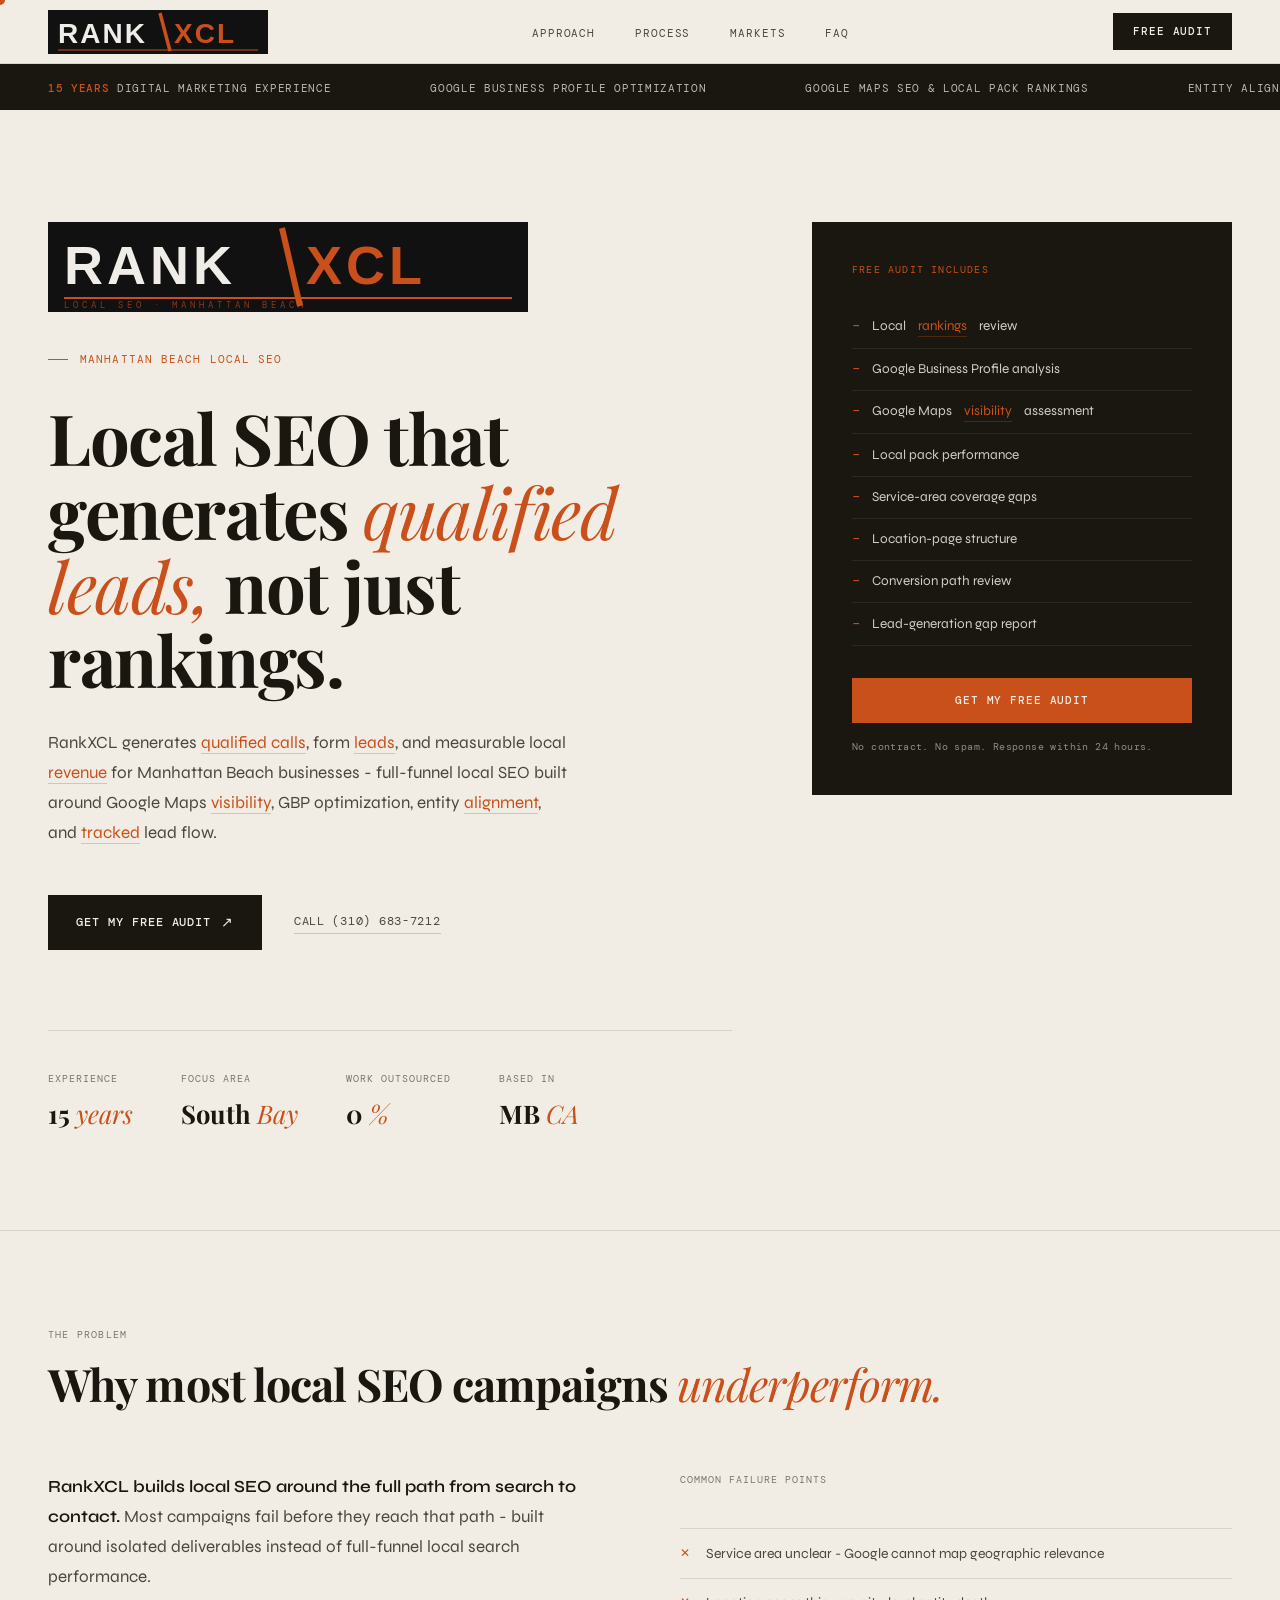
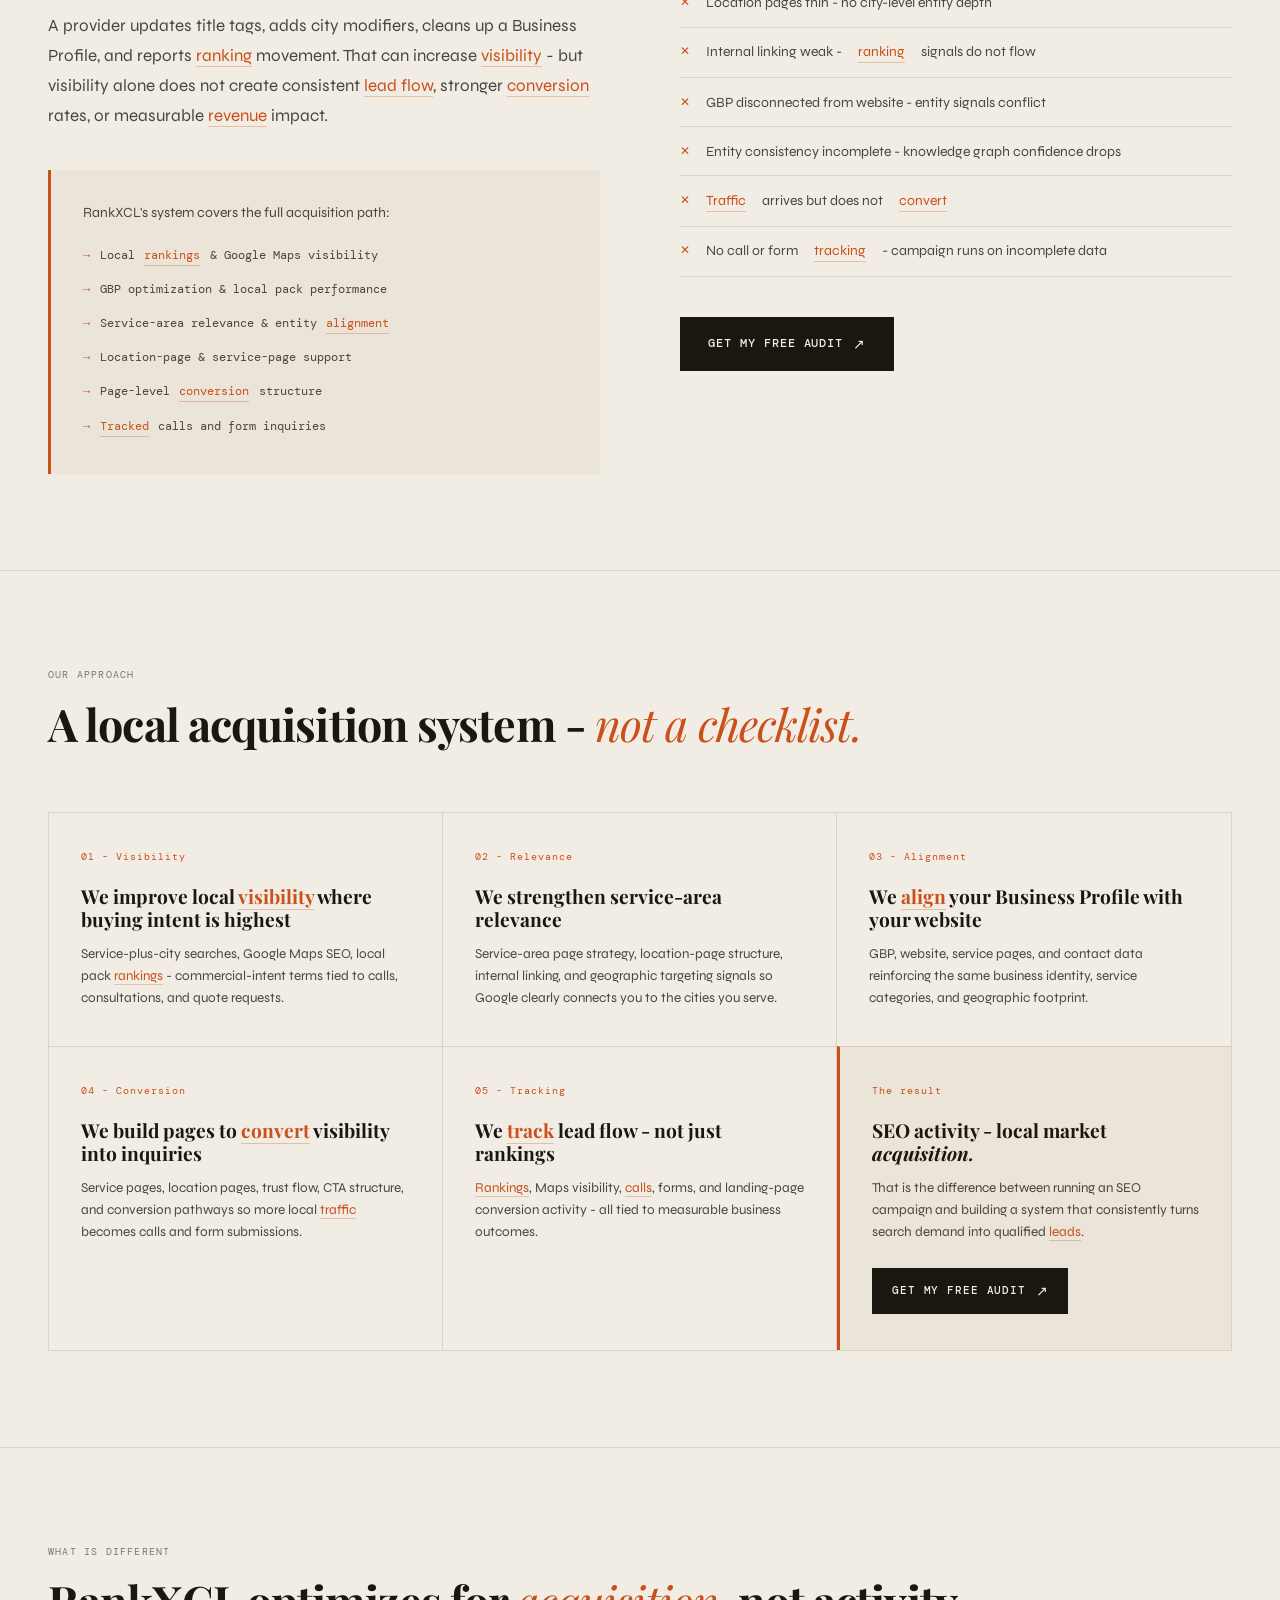
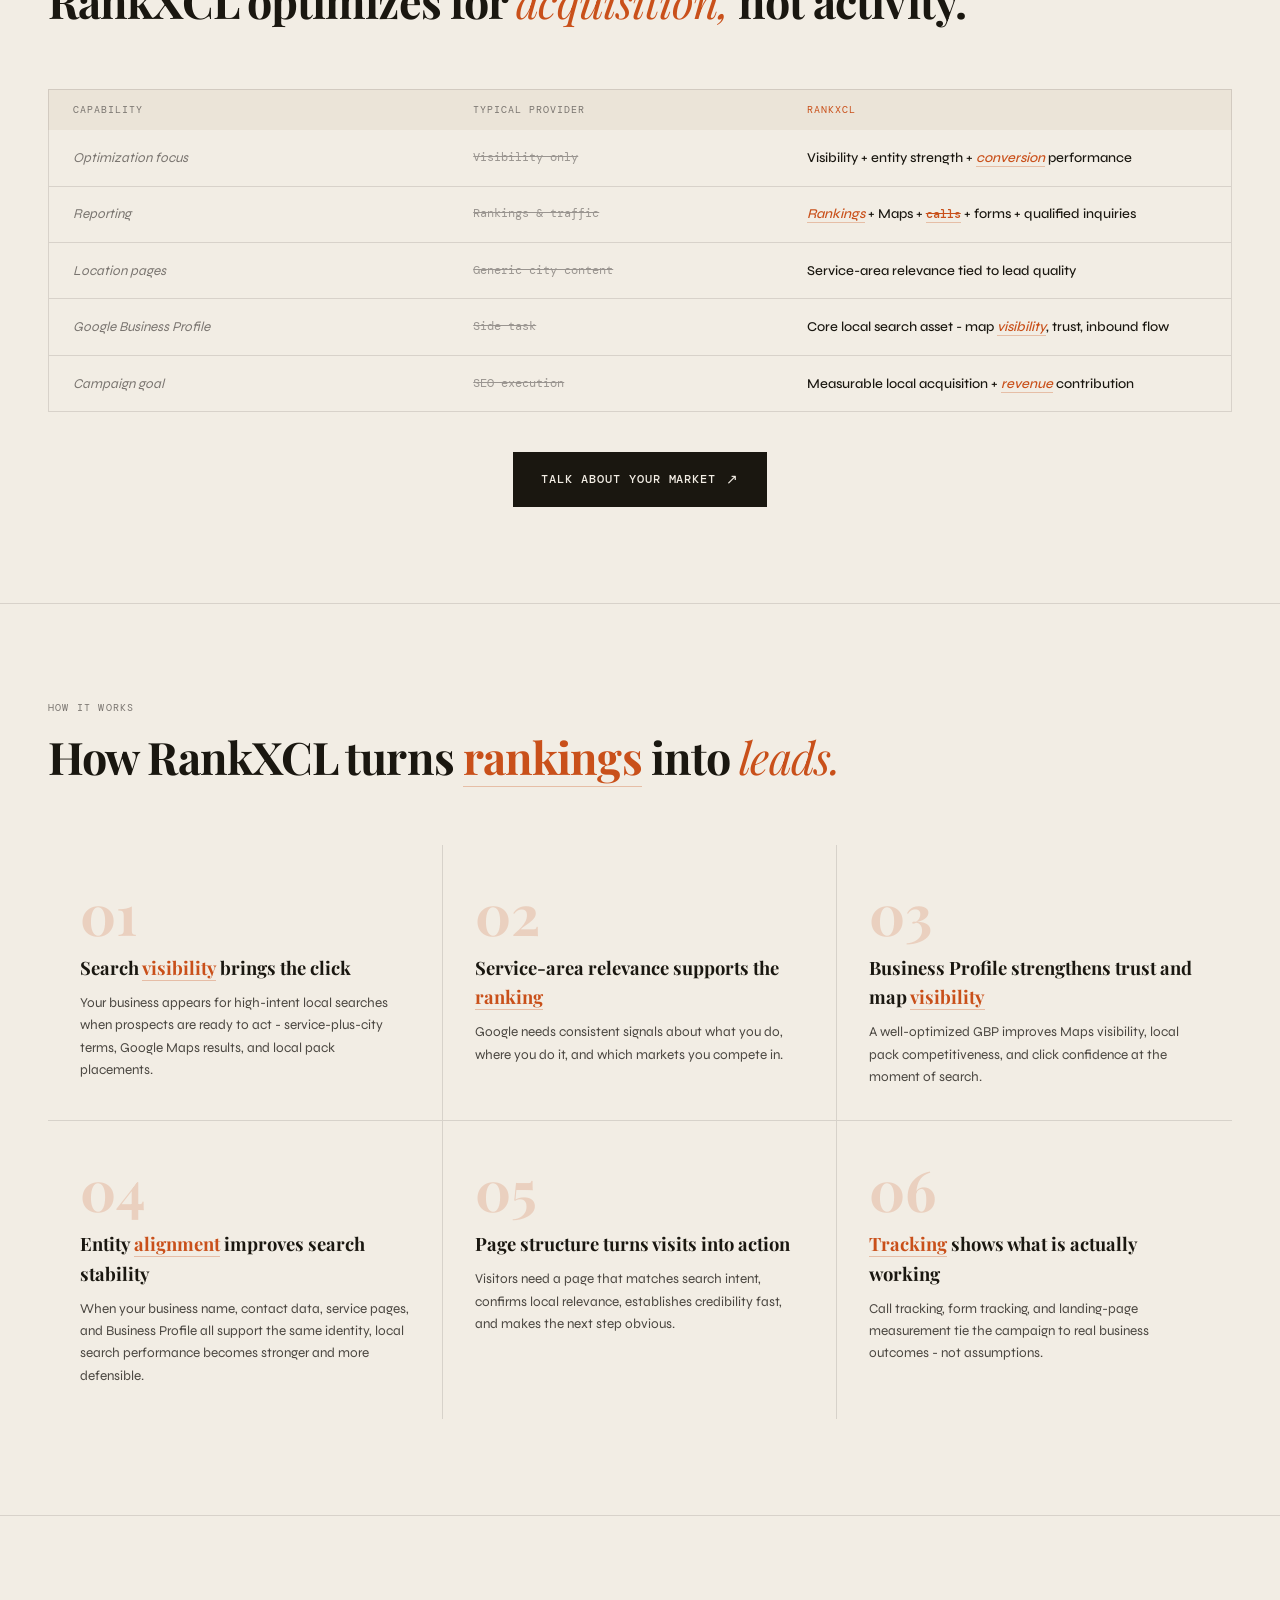
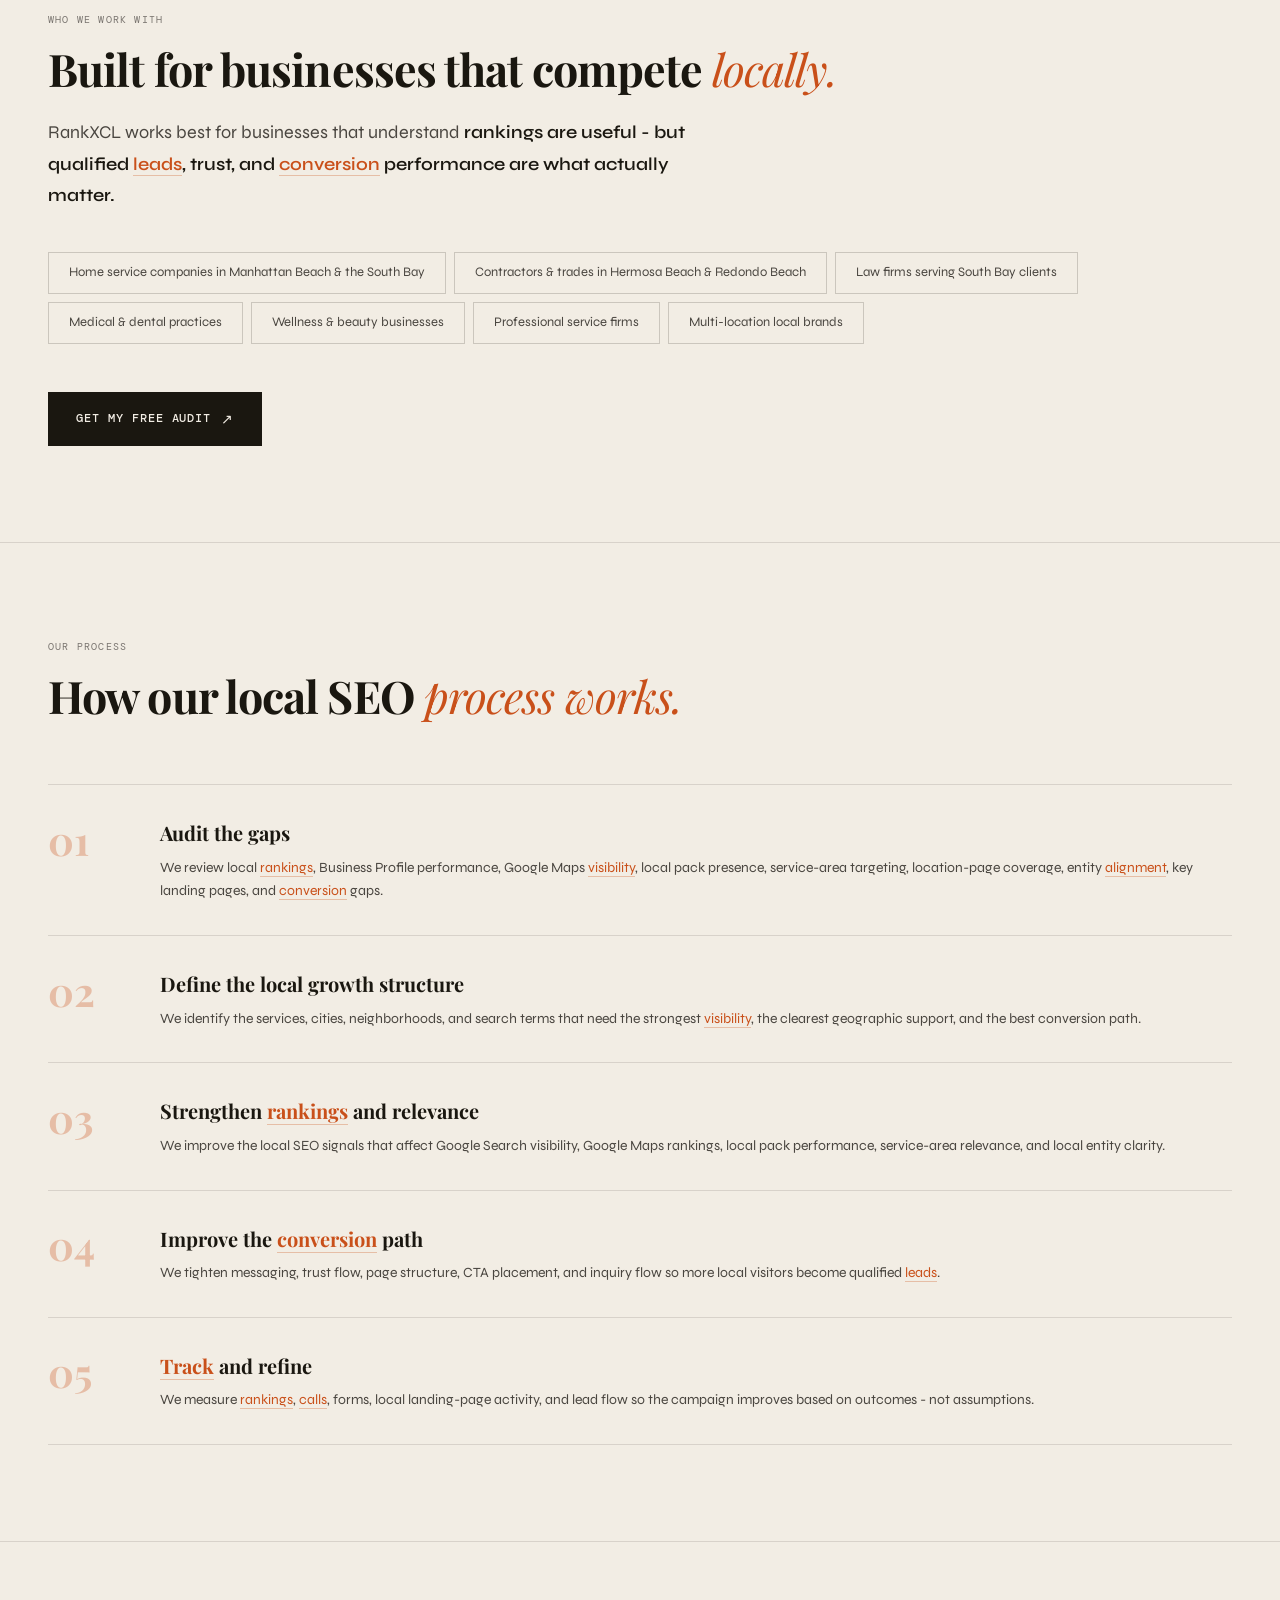
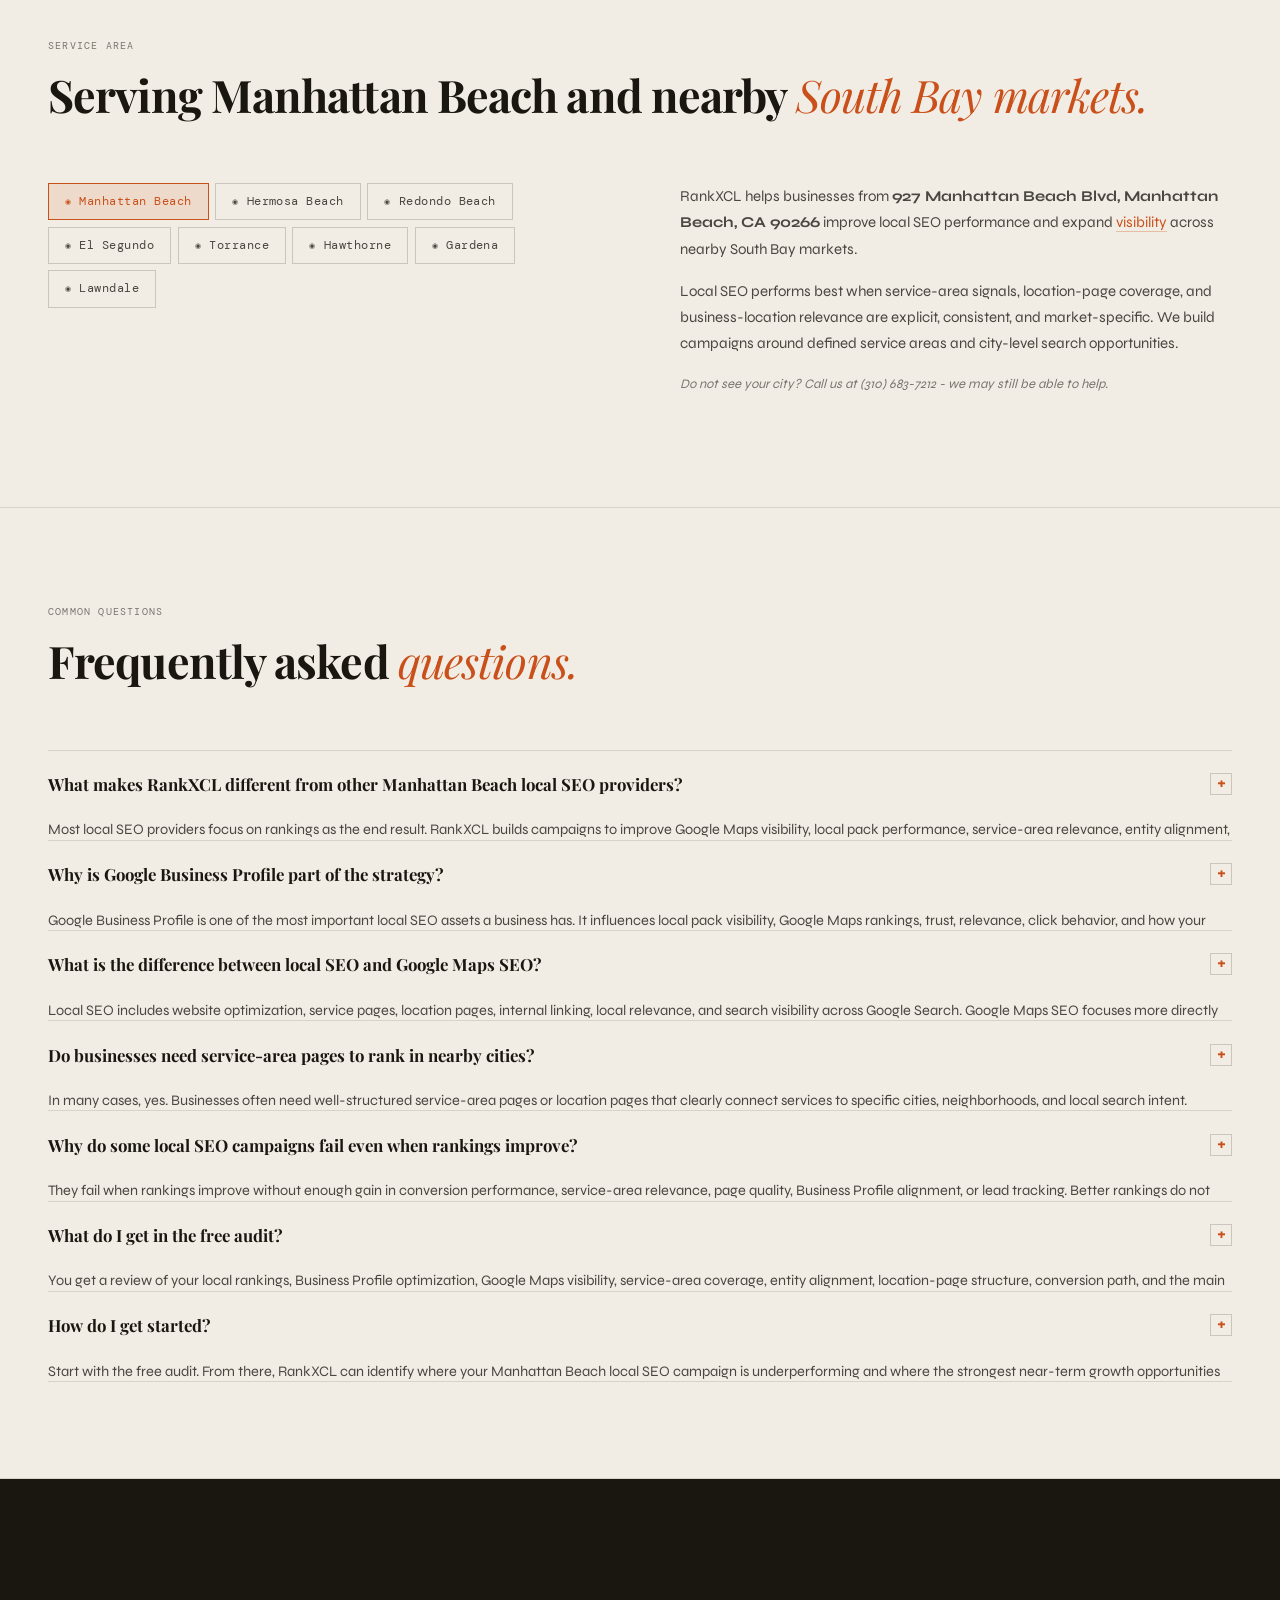
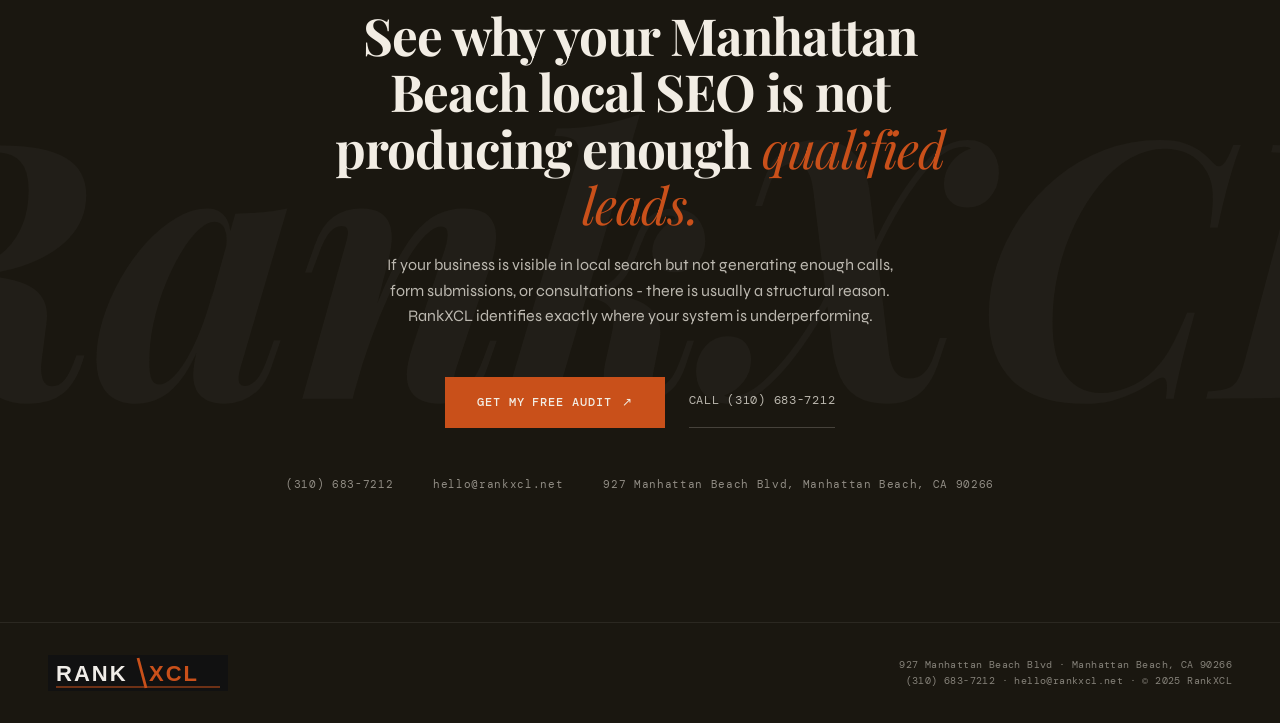
<file: uploads/rankxcl-v2-logo (2).html>
<!DOCTYPE html>
<html lang="en">
<head>
<meta charset="UTF-8">
<meta name="viewport" content="width=device-width, initial-scale=1.0">
<title>RankXCL | Local SEO Agency Serving Manhattan Beach Businesses</title>
<meta name="description" content="RankXCL helps Manhattan Beach businesses improve Google Maps visibility, local pack rankings, Google Business Profile performance, service-area relevance, and conversion-focused local SEO to generate tracked calls and qualified inquiries.">
<link rel="preconnect" href="https://fonts.googleapis.com">
<link rel="preconnect" href="https://fonts.gstatic.com" crossorigin>
<link href="https://fonts.googleapis.com/css2?family=Playfair+Display:ital,wght@0,400;0,700;1,400;1,700&family=DM+Mono:wght@400;500&family=Syne:wght@400;500;600&family=Bebas+Neue&display=swap" rel="stylesheet">
<style>
:root {
  --cream: #f2ede4;
  --cream2: #ebe4d8;
  --cream3: #e2d9c9;
  --ink: #1a1710;
  --ink2: #4a4640;
  --ink3: #7a7570;
  --orange: #c9501a;
  --orange2: rgba(201,80,26,0.12);
  --border: rgba(26,23,16,0.12);
  --border2: rgba(26,23,16,0.18);
  --font-serif: 'Playfair Display', Georgia, serif;
  --font-sans: 'Syne', sans-serif;
  --font-mono: 'DM Mono', monospace;
}
*, *::before, *::after { box-sizing: border-box; margin: 0; padding: 0; }
html { scroll-behavior: smooth; }
body {
  background: var(--cream);
  color: var(--ink);
  font-family: var(--font-sans);
  font-size: 16px;
  line-height: 1.6;
  -webkit-font-smoothing: antialiased;
  overflow-x: hidden;
  cursor: none;
}

/* CURSOR */
#cursor {
  position: fixed;
  width: 10px; height: 10px;
  background: var(--orange);
  border-radius: 50%;
  pointer-events: none;
  z-index: 10000;
  transform: translate(-50%,-50%);
  transition: width .15s, height .15s;
}
#cursor-ring {
  position: fixed;
  width: 32px; height: 32px;
  border: 1px solid rgba(201,80,26,0.35);
  border-radius: 50%;
  pointer-events: none;
  z-index: 9999;
  transform: translate(-50%,-50%);
}

/* CANVAS */
#fx-canvas {
  position: fixed;
  top: 0; left: 0;
  width: 100%; height: 100%;
  pointer-events: none;
  z-index: 500;
}

/* WORD PHYSICS */
.word-unit {
  display: inline-block;
  will-change: transform;
}

/* NAV */
nav {
  position: sticky; top: 0; z-index: 100;
  background: rgba(242,237,228,0.96);
  backdrop-filter: blur(8px);
  border-bottom: 0.75px solid var(--border);
  padding: 0 3rem;
  display: flex; align-items: center; justify-content: space-between;
  height: 64px;
}
.nav-logo {
  font-family: var(--font-serif);
  font-size: 20px; font-weight: 700;
  color: var(--ink);
  text-decoration: none;
  letter-spacing: -.5px;
}
.nav-logo em { font-style: italic; font-weight: 400; color: var(--orange); }
.nav-links { display: flex; gap: 2.5rem; list-style: none; }
.nav-links a {
  font-family: var(--font-mono);
  font-size: 11px; letter-spacing: .08em; text-transform: uppercase;
  color: var(--ink2); text-decoration: none;
  transition: color .2s;
}
.nav-links a:hover { color: var(--ink); }
.nav-cta {
  font-family: var(--font-mono);
  font-size: 11px; font-weight: 500;
  letter-spacing: .08em; text-transform: uppercase;
  color: var(--cream);
  background: var(--ink);
  border: none; cursor: none;
  padding: 10px 20px;
  text-decoration: none;
  display: inline-block;
  transition: background .2s;
}
.nav-cta:hover { background: var(--orange); }

/* TICKER */
.ticker {
  background: var(--ink);
  padding: 10px 0;
  overflow: hidden;
  white-space: nowrap;
}
.ticker-inner {
  display: inline-block;
  animation: ticker 32s linear infinite;
}
.ticker-inner span {
  font-family: var(--font-mono);
  font-size: 11px; letter-spacing: .06em;
  color: rgba(242,237,228,0.75);
  text-transform: uppercase;
  margin: 0 3rem;
}
.ticker-inner span b { color: var(--orange); font-weight: 500; }
@keyframes ticker { from { transform: translateX(0); } to { transform: translateX(-50%); } }

/* HERO */
.hero {
  padding: 7rem 3rem 6rem;
  display: grid;
  grid-template-columns: 1fr 420px;
  gap: 5rem;
  align-items: start;
  border-bottom: 0.75px solid var(--border);
  position: relative;
}
.hero-tag {
  font-family: var(--font-mono);
  font-size: 11px; letter-spacing: .1em; text-transform: uppercase;
  color: var(--orange);
  margin-bottom: 2rem;
  display: flex; align-items: center; gap: .75rem;
}
.hero-tag::before { content: ''; display: block; width: 20px; height: 1px; background: var(--orange); }
.hero h1 {
  font-family: var(--font-serif);
  font-size: clamp(3rem, 5.5vw, 5rem);
  font-weight: 700;
  line-height: 1.05;
  letter-spacing: -.02em;
  color: var(--ink);
  margin-bottom: 2rem;
}
.hero h1 em {
  font-style: italic;
  font-weight: 400;
  color: var(--orange);
}
.hero-body {
  font-size: 17px; line-height: 1.75;
  color: var(--ink2);
  max-width: 520px;
  margin-bottom: 3rem;
}
.hero-body strong { color: var(--ink); font-weight: 600; }
.hero-ctas { display: flex; align-items: center; gap: 2rem; flex-wrap: wrap; }
.btn-primary {
  background: var(--ink);
  color: var(--cream);
  font-family: var(--font-mono);
  font-size: 12px; font-weight: 500;
  letter-spacing: .08em; text-transform: uppercase;
  border: none; cursor: none;
  padding: 16px 28px;
  text-decoration: none;
  display: inline-flex; align-items: center; gap: .6rem;
  transition: background .2s;
}
.btn-primary:hover { background: var(--orange); }
.btn-primary::after { content: '↗'; font-size: 14px; }
.btn-ghost {
  font-family: var(--font-mono);
  font-size: 12px; letter-spacing: .06em; text-transform: uppercase;
  color: var(--ink2);
  text-decoration: none;
  border-bottom: 1px solid var(--border2);
  padding-bottom: 2px;
  transition: color .2s, border-color .2s;
}
.btn-ghost:hover { color: var(--orange); border-color: var(--orange); }

/* STATS ROW */
.stats-row {
  margin-top: 5rem;
  padding-top: 2.5rem;
  border-top: 0.75px solid var(--border);
  display: flex; gap: 3rem;
}
.stat-label {
  font-family: var(--font-mono);
  font-size: 10px; letter-spacing: .1em; text-transform: uppercase;
  color: var(--ink3);
  margin-bottom: .4rem;
}
.stat-val {
  font-family: var(--font-serif);
  font-size: 1.6rem; font-weight: 700;
  color: var(--ink);
}
.stat-val em { font-style: italic; font-weight: 400; color: var(--orange); }

/* AUDIT CARD */
.audit-card {
  background: var(--ink);
  padding: 2.5rem;
  position: sticky;
  top: 88px;
}
.audit-card-title {
  font-family: var(--font-mono);
  font-size: 10px; letter-spacing: .12em; text-transform: uppercase;
  color: var(--orange);
  margin-bottom: 1.75rem;
}
.audit-item {
  display: flex; align-items: flex-start; gap: .75rem;
  padding: .7rem 0;
  border-bottom: 0.5px solid rgba(242,237,228,0.08);
  font-family: var(--font-sans);
  font-size: 13.5px; color: rgba(242,237,228,0.85);
  line-height: 1.4;
}
.audit-item:last-of-type { border-bottom: none; }
.audit-item::before { content: '–'; color: var(--orange); flex-shrink: 0; font-family: var(--font-mono); }
.audit-cta {
  margin-top: 2rem;
  background: var(--orange);
  color: var(--cream);
  font-family: var(--font-mono);
  font-size: 11px; font-weight: 500;
  letter-spacing: .08em; text-transform: uppercase;
  border: none; cursor: none;
  padding: 14px 22px;
  text-decoration: none;
  display: block;
  text-align: center;
  transition: opacity .2s;
}
.audit-cta:hover { opacity: .88; }
.audit-note {
  font-family: var(--font-mono);
  font-size: 10px; color: rgba(242,237,228,0.55);
  letter-spacing: .04em;
  margin-top: 1rem;
  line-height: 1.6;
}

/* SECTIONS */
section { padding: 6rem 3rem; border-bottom: 0.75px solid var(--border); }
.section-tag {
  font-family: var(--font-mono);
  font-size: 10px; letter-spacing: .12em; text-transform: uppercase;
  color: #7a7570;
  margin-bottom: 1rem;
}
.section-title {
  font-family: var(--font-serif);
  font-size: clamp(2rem, 3.5vw, 3rem);
  font-weight: 700;
  line-height: 1.1;
  letter-spacing: -.02em;
  color: var(--ink);
  margin-bottom: 1rem;
}
.section-title em { font-style: italic; font-weight: 400; color: var(--orange); }

/* PROBLEM SECTION */
.problem-grid { display: grid; grid-template-columns: 1fr 1fr; gap: 5rem; margin-top: 4rem; }
.problem-body { font-size: 17px; line-height: 1.75; color: var(--ink2); }
.problem-body strong { color: var(--ink); font-weight: 600; }
.problem-body p + p { margin-top: 1.25rem; }
.fail-list { margin-top: 2.5rem; list-style: none; display: flex; flex-direction: column; gap: 0; }
.fail-list li {
  display: flex; align-items: flex-start; gap: 1rem;
  padding: .85rem 0;
  border-bottom: 0.75px solid var(--border);
  font-size: 14px; color: var(--ink2);
  line-height: 1.5;
}
.fail-list li:first-child { border-top: 0.75px solid var(--border); }
.fail-x { color: var(--orange); font-family: var(--font-mono); font-size: 12px; flex-shrink: 0; margin-top: 1px; }
.approach-block {
  background: var(--cream2);
  border-left: 3px solid var(--orange);
  padding: 2rem;
  margin-top: 2.5rem;
}
.approach-block p { font-size: 14px; color: var(--ink2); margin-bottom: 1rem; }
.approach-block ul { list-style: none; display: flex; flex-direction: column; gap: .3rem; }
.approach-block li {
  font-family: var(--font-mono);
  font-size: 12px; color: var(--ink2);
  padding: .3rem 0;
  display: flex; gap: .6rem;
}
.approach-block li::before { content: '→'; color: var(--orange); flex-shrink: 0; }

/* APPROACH CARDS */
.cards-grid {
  display: grid;
  grid-template-columns: repeat(3, 1fr);
  gap: 0;
  margin-top: 4rem;
  border: 0.75px solid var(--border);
}
.approach-card {
  padding: 2.25rem 2rem;
  border-right: 0.75px solid var(--border);
  transition: background .2s;
}
.approach-card:nth-child(3n) { border-right: none; }
.approach-card:nth-child(n+4) { border-top: 0.75px solid var(--border); }
.approach-card:hover { background: var(--cream2); }
.card-num {
  font-family: var(--font-mono);
  font-size: 10px; letter-spacing: .1em; color: var(--orange);
  margin-bottom: 1.25rem;
}
.approach-card h3 {
  font-family: var(--font-serif);
  font-size: 1.2rem; font-weight: 700;
  color: var(--ink); margin-bottom: .75rem;
  line-height: 1.2;
}
.approach-card p { font-size: 13.5px; color: var(--ink2); line-height: 1.65; }

/* DIFF TABLE */
.diff-wrap { margin-top: 4rem; }
.diff-head {
  display: grid; grid-template-columns: 1.2fr 1fr 1.2fr;
  padding: .75rem 1.5rem;
  background: var(--cream2);
  border: 0.75px solid var(--border);
  border-bottom: none;
}
.diff-head span {
  font-family: var(--font-mono);
  font-size: 10px; letter-spacing: .1em; text-transform: uppercase;
  color: var(--ink3);
}
.diff-head span:last-child { color: var(--orange); }
.diff-row {
  display: grid; grid-template-columns: 1.2fr 1fr 1.2fr;
  padding: 1.1rem 1.5rem;
  border: 0.75px solid var(--border);
  border-top: none;
  transition: background .15s;
}
.diff-row:hover { background: var(--cream2); }
.diff-row span { font-size: 13.5px; line-height: 1.5; }
.diff-row span:nth-child(1) { color: var(--ink3); font-style: italic; font-family: var(--font-sans); }
.diff-row span:nth-child(2) { font-family: var(--font-mono); font-size: 12px; color: #9a9590; text-decoration: line-through; }
.diff-row span:nth-child(3) { color: var(--ink); font-weight: 500; }

/* HOW IT WORKS */
.how-grid {
  display: grid; grid-template-columns: repeat(3, 1fr);
  gap: 0; margin-top: 4rem;
}
.how-step {
  padding: 2.5rem 2rem 2rem;
  border-right: 0.75px solid var(--border);
  border-top: 0.75px solid var(--border);
  position: relative;
}
.how-step:nth-child(3n) { border-right: none; }
.how-step:nth-child(-n+3) { border-top: none; }
.how-num {
  font-family: var(--font-serif);
  font-size: 3.5rem; font-weight: 700;
  color: var(--orange);
  opacity: .18;
  line-height: 1;
  margin-bottom: .75rem;
}
.how-step h3 {
  font-family: var(--font-serif);
  font-size: 1.15rem; font-weight: 700;
  color: var(--ink); margin-bottom: .6rem;
}
.how-step p { font-size: 13.5px; color: var(--ink2); line-height: 1.65; }

/* WHO */
.who-body {
  font-size: 18px; line-height: 1.75;
  color: var(--ink2); max-width: 680px;
  margin-top: 1.5rem;
}
.who-body strong { color: var(--ink); font-weight: 600; }
.verticals { display: flex; flex-wrap: wrap; gap: .5rem; margin-top: 2.5rem; }
.vertical {
  border: 0.75px solid var(--border2);
  font-size: 13px; color: var(--ink2);
  padding: .6rem 1.25rem;
  font-family: var(--font-sans);
  transition: border-color .2s, color .2s, background .2s;
  cursor: default;
}
.vertical:hover { border-color: var(--orange); color: var(--orange); background: var(--orange2); }

/* PROCESS */
.process-list { margin-top: 4rem; }
.process-item {
  display: grid; grid-template-columns: 5rem 1fr;
  gap: 2rem;
  padding: 2rem 0;
  border-top: 0.75px solid var(--border);
  align-items: start;
}
.process-item:last-child { border-bottom: 0.75px solid var(--border); }
.process-n {
  font-family: var(--font-serif);
  font-size: 2.5rem; font-weight: 700;
  color: var(--orange); opacity: .3;
  line-height: 1;
  padding-top: .15rem;
}
.process-item h3 {
  font-family: var(--font-serif);
  font-size: 1.25rem; font-weight: 700;
  color: var(--ink); margin-bottom: .4rem;
}
.process-item p { font-size: 14px; color: var(--ink2); line-height: 1.7; }

/* MARKETS */
.market-grid { display: grid; grid-template-columns: 1fr 1fr; gap: 5rem; margin-top: 4rem; align-items: start; }
.cities { display: flex; flex-wrap: wrap; gap: .4rem; }
.city {
  font-family: var(--font-mono);
  font-size: 12px; letter-spacing: .04em;
  border: 0.75px solid var(--border2);
  color: var(--ink2);
  padding: .5rem 1rem;
  display: inline-flex; align-items: center; gap: .5rem;
}
.city.primary { border-color: var(--orange); color: var(--orange); background: var(--orange2); }
.city::before { content: '◉'; font-size: 7px; }
.market-copy p { font-size: 15px; color: var(--ink2); line-height: 1.75; margin-bottom: 1rem; }
.market-copy p:last-child { font-size: 13px; color: var(--ink3); font-style: italic; }

/* FAQ */
.faq { margin-top: 4rem; }
.faq-item { border-top: 0.75px solid var(--border); }
.faq-item:last-child { border-bottom: 0.75px solid var(--border); }
.faq-q {
  width: 100%; text-align: left;
  background: none; border: none; cursor: none;
  display: flex; align-items: center; justify-content: space-between;
  padding: 1.4rem 0;
  font-family: var(--font-serif);
  font-size: 1.05rem; font-weight: 700;
  color: var(--ink);
  gap: 1rem;
}
.faq-icon {
  width: 22px; height: 22px; flex-shrink: 0;
  border: 0.75px solid var(--border2);
  display: flex; align-items: center; justify-content: center;
  font-size: 14px; color: var(--orange);
  font-family: var(--font-mono);
  transition: transform .2s;
}
.faq-item.open .faq-icon { transform: rotate(45deg); }
.faq-a {
  font-size: 14.5px; color: var(--ink2); line-height: 1.75;
  padding-bottom: 1.4rem;
  max-height: 0; overflow: hidden;
  transition: max-height .3s ease;
}
.faq-item.open .faq-a { max-height: 300px; }

/* FINAL CTA */
.final-cta {
  padding: 8rem 3rem;
  text-align: center;
  background: var(--ink);
  position: relative; overflow: hidden;
}
.final-cta::before {
  content: 'RankXCL';
  font-family: var(--font-serif);
  font-size: 28vw; font-weight: 700; font-style: italic;
  color: rgba(242,237,228,0.03);
  position: absolute;
  top: 50%; left: 50%;
  transform: translate(-50%,-50%);
  white-space: nowrap;
  pointer-events: none;
  line-height: 1;
}
.final-cta h2 {
  font-family: var(--font-serif);
  font-size: clamp(2rem, 4vw, 3.5rem);
  font-weight: 700;
  color: var(--cream);
  max-width: 680px;
  margin: 0 auto 1.25rem;
  line-height: 1.1;
  letter-spacing: -.02em;
  position: relative;
}
.final-cta h2 em { font-style: italic; font-weight: 400; color: var(--orange); }
.final-cta p {
  font-size: 16px; color: rgba(242,237,228,0.75);
  max-width: 520px; margin: 0 auto 3rem;
  position: relative;
}
.final-btns { display: flex; justify-content: center; gap: 1.5rem; flex-wrap: wrap; position: relative; }
.btn-primary-light {
  background: var(--orange);
  color: var(--cream);
  font-family: var(--font-mono);
  font-size: 12px; font-weight: 500;
  letter-spacing: .08em; text-transform: uppercase;
  border: none; cursor: none;
  padding: 16px 32px;
  text-decoration: none;
  display: inline-flex; align-items: center; gap: .6rem;
  transition: opacity .2s;
}
.btn-primary-light::after { content: '↗'; }
.btn-primary-light:hover { opacity: .88; }
.btn-ghost-light {
  font-family: var(--font-mono);
  font-size: 12px; letter-spacing: .06em; text-transform: uppercase;
  color: rgba(242,237,228,0.75);
  text-decoration: none;
  border-bottom: 1px solid rgba(242,237,228,0.2);
  padding-bottom: 2px;
  transition: color .2s;
  display: flex; align-items: center;
}
.btn-ghost-light:hover { color: var(--orange); }
.contact-row {
  margin-top: 3rem;
  font-family: var(--font-mono);
  font-size: 11px; color: rgba(242,237,228,0.55);
  letter-spacing: .06em;
  display: flex; justify-content: center; gap: 2.5rem; flex-wrap: wrap;
  position: relative;
}
.contact-row a { color: rgba(242,237,228,0.55); text-decoration: none; transition: color .2s; }
.contact-row a:hover { color: var(--orange); }

/* FOOTER */
footer {
  padding: 2rem 3rem;
  background: var(--ink);
  border-top: 0.75px solid rgba(242,237,228,0.08);
  display: flex; align-items: center; justify-content: space-between;
  flex-wrap: wrap; gap: 1rem;
}
.footer-logo {
  font-family: var(--font-serif);
  font-size: 16px; font-weight: 700;
  color: rgba(242,237,228,0.75);
  text-decoration: none;
}
.footer-logo em { font-style: italic; font-weight: 400; color: var(--orange); }
.footer-right {
  font-family: var(--font-mono);
  font-size: 10px; color: rgba(242,237,228,0.5);
  letter-spacing: .04em; text-align: right;
}

/* MAGIC WORDS */
.magic-word { cursor: none; }

/* TOOLTIP */
.fx-tip {
  position: fixed;
  font-family: var(--font-mono);
  font-size: 10px; letter-spacing: .08em;
  color: var(--orange);
  pointer-events: none;
  z-index: 600;
  opacity: 0;
  transition: opacity .15s;
  text-transform: uppercase;
  white-space: nowrap;
}

@keyframes fadeUp { from { opacity:0; transform:translateY(16px); } to { opacity:1; transform:translateY(0); } }
.hero > * { animation: fadeUp .5s ease both; }
.hero-tag { animation-delay:.05s; }
.hero h1 { animation-delay:.12s; }
.hero-body { animation-delay:.2s; }
.hero-ctas { animation-delay:.28s; }
.stats-row { animation-delay:.35s; }
.audit-card { animation: fadeUp .5s ease .2s both; }

@media (max-width: 960px) {
  .hero { grid-template-columns: 1fr; padding: 4rem 1.5rem 3rem; gap: 3rem; }
  .audit-card { position: static; }
  section { padding: 4rem 1.5rem; }
  nav { padding: 0 1.5rem; }
  .nav-links { display: none; }
  .problem-grid, .market-grid { grid-template-columns: 1fr; gap: 3rem; }
  .cards-grid { grid-template-columns: 1fr; }
  .approach-card { border-right: none; border-bottom: 0.75px solid var(--border); }
  .how-grid { grid-template-columns: 1fr; }
  .how-step { border-right: none; }
  .diff-head, .diff-row { grid-template-columns: 1fr; }
  .diff-head span:nth-child(1), .diff-head span:nth-child(2),
  .diff-row span:nth-child(1), .diff-row span:nth-child(2) { display: none; }
  footer { padding: 1.5rem; }
  .final-cta { padding: 5rem 1.5rem; }
  .stats-row { flex-wrap: wrap; gap: 2rem; }
}
</style>
</head>
<body>

<div id="cursor"></div>
<div id="cursor-ring"></div>
<canvas id="fx-canvas"></canvas>
<div class="fx-tip" id="fx-tip"></div>

<!-- NAV -->
<nav>
  <a href="#" class="nav-logo" style="display:inline-flex;align-items:center;text-decoration:none;">
  <svg width="220" height="44" viewBox="0 0 220 44" xmlns="http://www.w3.org/2000/svg">
    <rect width="220" height="44" fill="#111"/>
    <text x="10" y="33" font-family="'Arial Black','Impact','Arial Narrow',sans-serif" font-size="28" font-weight="900" fill="#f0ede8" letter-spacing="2">RANK</text>
    <line x1="112" y1="3" x2="122" y2="41" stroke="#c9501a" stroke-width="3.5" stroke-linecap="butt"/>
    <text x="126" y="33" font-family="'Arial Black','Impact','Arial Narrow',sans-serif" font-size="28" font-weight="900" fill="#c9501a" letter-spacing="2">XCL</text>
    <line x1="10" y1="40" x2="210" y2="40" stroke="#c9501a" stroke-width="1.2"/>
  </svg>
</a>
  <ul class="nav-links">
    <li><a href="#approach">Approach</a></li>
    <li><a href="#process">Process</a></li>
    <li><a href="#markets">Markets</a></li>
    <li><a href="#faq">FAQ</a></li>
  </ul>
  <a href="#audit" class="nav-cta">Free Audit</a>
</nav>

<!-- TICKER -->
<div class="ticker">
  <div class="ticker-inner">
    <span><b>15 Years</b> Digital Marketing Experience</span>
    <span>Google Business Profile Optimization</span>
    <span>Google Maps SEO & Local Pack Rankings</span>
    <span>Entity Alignment · Website & GBP</span>
    <span><b>Manhattan Beach</b> & South Bay Focus</span>
    <span>Call Tracking · Form Tracking · Ranking Reports</span>
    <span>Service-Area Relevance & Location-Page Strategy</span>
    <span><b>15 Years</b> Digital Marketing Experience</span>
    <span>Google Business Profile Optimization</span>
    <span>Google Maps SEO & Local Pack Rankings</span>
    <span>Entity Alignment · Website & GBP</span>
    <span><b>Manhattan Beach</b> & South Bay Focus</span>
    <span>Call Tracking · Form Tracking · Ranking Reports</span>
    <span>Service-Area Relevance & Location-Page Strategy</span>
  </div>
</div>

<!-- HERO -->
<section class="hero" id="audit">
  <div>
    <div style="margin-bottom:2rem;">
      <svg width="480" height="90" viewBox="0 0 480 90" xmlns="http://www.w3.org/2000/svg">
  <rect width="480" height="90" fill="#111"/>
  <text x="16" y="62" font-family="'Arial Black','Impact','Arial Narrow',sans-serif" font-size="54" font-weight="900" fill="#f0ede8" letter-spacing="4">RANK</text>
  <line x1="234" y1="6" x2="252" y2="84" stroke="#c9501a" stroke-width="6" stroke-linecap="butt"/>
  <text x="258" y="62" font-family="'Arial Black','Impact','Arial Narrow',sans-serif" font-size="54" font-weight="900" fill="#c9501a" letter-spacing="4">XCL</text>
  <line x1="16" y1="76" x2="464" y2="76" stroke="#c9501a" stroke-width="1.8"/>
  <text x="16" y="86" font-family="'DM Mono',monospace" font-size="9" fill="#c9501a" fill-opacity="0.65" letter-spacing="4">LOCAL SEO  ·  MANHATTAN BEACH</text>
</svg>
    </div>
    <div class="hero-tag">Manhattan Beach Local SEO</div>
    <h1>Local SEO that generates <em>qualified leads,</em> not just rankings.</h1>
    <p class="hero-body">RankXCL generates <span class="magic-word" data-fx="calls">qualified calls</span>, form <span class="magic-word" data-fx="leads">leads</span>, and measurable local <span class="magic-word" data-fx="revenue">revenue</span> for Manhattan Beach businesses - full-funnel local SEO built around Google Maps <span class="magic-word" data-fx="visibility">visibility</span>, GBP optimization, entity <span class="magic-word" data-fx="alignment">alignment</span>, and <span class="magic-word" data-fx="tracking">tracked</span> lead flow.</p>
    <div class="hero-ctas">
      <a href="#" class="btn-primary">Get my free audit</a>
      <a href="tel:+13106837212" class="btn-ghost">Call (310) 683-7212</a>
    </div>
    <div class="stats-row">
      <div>
        <div class="stat-label">Experience</div>
        <div class="stat-val">15 <em>years</em></div>
      </div>
      <div>
        <div class="stat-label">Focus area</div>
        <div class="stat-val">South <em>Bay</em></div>
      </div>
      <div>
        <div class="stat-label">Work outsourced</div>
        <div class="stat-val">0 <em>%</em></div>
      </div>
      <div>
        <div class="stat-label">Based in</div>
        <div class="stat-val">MB <em>CA</em></div>
      </div>
    </div>
  </div>

  <div class="audit-card" id="audit-card">
    <div class="audit-card-title">Free audit includes</div>
    <div class="audit-item">Local <span class="magic-word" data-fx="rankings">rankings</span> review</div>
    <div class="audit-item">Google Business Profile analysis</div>
    <div class="audit-item">Google Maps <span class="magic-word" data-fx="visibility">visibility</span> assessment</div>
    <div class="audit-item">Local pack performance</div>
    <div class="audit-item">Service-area coverage gaps</div>
    <div class="audit-item">Location-page structure</div>
    <div class="audit-item">Conversion path review</div>
    <div class="audit-item">Lead-generation gap report</div>
    <a href="#" class="audit-cta">Get my free audit</a>
    <div class="audit-note">No contract. No spam. Response within 24 hours.</div>
  </div>
</section>

<!-- PROBLEM -->
<section>
  <div class="section-tag">The problem</div>
  <h2 class="section-title">Why most local SEO campaigns <em>underperform.</em></h2>
  <div class="problem-grid">
    <div>
      <div class="problem-body">
        <p><strong>RankXCL builds local SEO around the full path from search to contact.</strong> Most campaigns fail before they reach that path - built around isolated deliverables instead of full-funnel local search performance.</p>
        <p>A provider updates title tags, adds city modifiers, cleans up a Business Profile, and reports <span class="magic-word" data-fx="rankings">ranking</span> movement. That can increase <span class="magic-word" data-fx="visibility">visibility</span> - but visibility alone does not create consistent <span class="magic-word" data-fx="leads">lead flow</span>, stronger <span class="magic-word" data-fx="conversion">conversion</span> rates, or measurable <span class="magic-word" data-fx="revenue">revenue</span> impact.</p>
      </div>
      <div class="approach-block">
        <p>RankXCL's system covers the full acquisition path:</p>
        <ul>
          <li>Local <span class="magic-word" data-fx="rankings">rankings</span> & Google Maps visibility</li>
          <li>GBP optimization & local pack performance</li>
          <li>Service-area relevance & entity <span class="magic-word" data-fx="alignment">alignment</span></li>
          <li>Location-page & service-page support</li>
          <li>Page-level <span class="magic-word" data-fx="conversion">conversion</span> structure</li>
          <li><span class="magic-word" data-fx="tracking">Tracked</span> calls and form inquiries</li>
        </ul>
      </div>
    </div>
    <div>
      <p style="font-family:var(--font-mono);font-size:10px;letter-spacing:.1em;text-transform:uppercase;color:var(--ink3);margin-bottom:1rem;">Common failure points</p>
      <ul class="fail-list">
        <li><span class="fail-x">&#x2715;</span>Service area unclear - Google cannot map geographic relevance</li>
        <li><span class="fail-x">&#x2715;</span>Location pages thin - no city-level entity depth</li>
        <li><span class="fail-x">&#x2715;</span>Internal linking weak - <span class="magic-word" data-fx="rankings">ranking</span> signals do not flow</li>
        <li><span class="fail-x">&#x2715;</span>GBP disconnected from website - entity signals conflict</li>
        <li><span class="fail-x">&#x2715;</span>Entity consistency incomplete - knowledge graph confidence drops</li>
        <li><span class="fail-x">&#x2715;</span><span class="magic-word" data-fx="traffic">Traffic</span> arrives but does not <span class="magic-word" data-fx="conversion">convert</span></li>
        <li><span class="fail-x">&#x2715;</span>No call or form <span class="magic-word" data-fx="tracking">tracking</span> - campaign runs on incomplete data</li>
      </ul>
      <a href="#audit" class="btn-primary" style="display:inline-flex;margin-top:2.5rem;">Get my free audit</a>
    </div>
  </div>
</section>

<!-- APPROACH -->
<section id="approach">
  <div class="section-tag">Our approach</div>
  <h2 class="section-title">A local acquisition system - <em>not a checklist.</em></h2>
  <div class="cards-grid">
    <div class="approach-card">
      <div class="card-num">01 - Visibility</div>
      <h3>We improve local <span class="magic-word" data-fx="visibility">visibility</span> where buying intent is highest</h3>
      <p>Service-plus-city searches, Google Maps SEO, local pack <span class="magic-word" data-fx="rankings">rankings</span> - commercial-intent terms tied to calls, consultations, and quote requests.</p>
    </div>
    <div class="approach-card">
      <div class="card-num">02 - Relevance</div>
      <h3>We strengthen service-area relevance</h3>
      <p>Service-area page strategy, location-page structure, internal linking, and geographic targeting signals so Google clearly connects you to the cities you serve.</p>
    </div>
    <div class="approach-card">
      <div class="card-num">03 - Alignment</div>
      <h3>We <span class="magic-word" data-fx="alignment">align</span> your Business Profile with your website</h3>
      <p>GBP, website, service pages, and contact data reinforcing the same business identity, service categories, and geographic footprint.</p>
    </div>
    <div class="approach-card">
      <div class="card-num">04 - Conversion</div>
      <h3>We build pages to <span class="magic-word" data-fx="conversion">convert</span> visibility into inquiries</h3>
      <p>Service pages, location pages, trust flow, CTA structure, and conversion pathways so more local <span class="magic-word" data-fx="traffic">traffic</span> becomes calls and form submissions.</p>
    </div>
    <div class="approach-card">
      <div class="card-num">05 - Tracking</div>
      <h3>We <span class="magic-word" data-fx="tracking">track</span> lead flow - not just rankings</h3>
      <p><span class="magic-word" data-fx="rankings">Rankings</span>, Maps visibility, <span class="magic-word" data-fx="calls">calls</span>, forms, and landing-page conversion activity - all tied to measurable business outcomes.</p>
    </div>
    <div class="approach-card" style="background:var(--cream2);border-left:3px solid var(--orange);">
      <div class="card-num" style="color:var(--orange);">The result</div>
      <h3>SEO activity - local market <em>acquisition.</em></h3>
      <p>That is the difference between running an SEO campaign and building a system that consistently turns search demand into qualified <span class="magic-word" data-fx="leads">leads</span>.</p>
      <a href="#audit" class="btn-primary" style="display:inline-flex;margin-top:1.5rem;font-size:11px;padding:12px 20px;">Get my free audit</a>
    </div>
  </div>
</section>

<!-- DIFFERENTIATORS -->
<section>
  <div class="section-tag">What is different</div>
  <h2 class="section-title">RankXCL optimizes for <em>acquisition,</em> not activity.</h2>
  <div class="diff-wrap">
    <div class="diff-head">
      <span>Capability</span>
      <span>Typical provider</span>
      <span>RankXCL</span>
    </div>
    <div class="diff-row">
      <span>Optimization focus</span>
      <span>Visibility only</span>
      <span>Visibility + entity strength + <span class="magic-word" data-fx="conversion">conversion</span> performance</span>
    </div>
    <div class="diff-row">
      <span>Reporting</span>
      <span>Rankings & traffic</span>
      <span><span class="magic-word" data-fx="rankings">Rankings</span> + Maps + <span class="magic-word" data-fx="calls">calls</span> + forms + qualified inquiries</span>
    </div>
    <div class="diff-row">
      <span>Location pages</span>
      <span>Generic city content</span>
      <span>Service-area relevance tied to lead quality</span>
    </div>
    <div class="diff-row">
      <span>Google Business Profile</span>
      <span>Side task</span>
      <span>Core local search asset - map <span class="magic-word" data-fx="visibility">visibility</span>, trust, inbound flow</span>
    </div>
    <div class="diff-row">
      <span>Campaign goal</span>
      <span>SEO execution</span>
      <span>Measurable local acquisition + <span class="magic-word" data-fx="revenue">revenue</span> contribution</span>
    </div>
  </div>
  <div style="margin-top:2.5rem;text-align:center;">
    <a href="#" class="btn-primary">Talk about your market</a>
  </div>
</section>

<!-- HOW IT WORKS -->
<section id="process">
  <div class="section-tag">How it works</div>
  <h2 class="section-title">How RankXCL turns <span class="magic-word" data-fx="rankings">rankings</span> into <em>leads.</em></h2>
  <div class="how-grid">
    <div class="how-step">
      <div class="how-num">01</div>
      <h3>Search <span class="magic-word" data-fx="visibility">visibility</span> brings the click</h3>
      <p>Your business appears for high-intent local searches when prospects are ready to act - service-plus-city terms, Google Maps results, and local pack placements.</p>
    </div>
    <div class="how-step">
      <div class="how-num">02</div>
      <h3>Service-area relevance supports the <span class="magic-word" data-fx="rankings">ranking</span></h3>
      <p>Google needs consistent signals about what you do, where you do it, and which markets you compete in.</p>
    </div>
    <div class="how-step">
      <div class="how-num">03</div>
      <h3>Business Profile strengthens trust and map <span class="magic-word" data-fx="visibility">visibility</span></h3>
      <p>A well-optimized GBP improves Maps visibility, local pack competitiveness, and click confidence at the moment of search.</p>
    </div>
    <div class="how-step">
      <div class="how-num">04</div>
      <h3>Entity <span class="magic-word" data-fx="alignment">alignment</span> improves search stability</h3>
      <p>When your business name, contact data, service pages, and Business Profile all support the same identity, local search performance becomes stronger and more defensible.</p>
    </div>
    <div class="how-step">
      <div class="how-num">05</div>
      <h3>Page structure turns visits into action</h3>
      <p>Visitors need a page that matches search intent, confirms local relevance, establishes credibility fast, and makes the next step obvious.</p>
    </div>
    <div class="how-step">
      <div class="how-num">06</div>
      <h3><span class="magic-word" data-fx="tracking">Tracking</span> shows what is actually working</h3>
      <p>Call tracking, form tracking, and landing-page measurement tie the campaign to real business outcomes - not assumptions.</p>
    </div>
  </div>
</section>

<!-- WHO -->
<section>
  <div class="section-tag">Who we work with</div>
  <h2 class="section-title">Built for businesses that compete <em>locally.</em></h2>
  <p class="who-body">RankXCL works best for businesses that understand <strong>rankings are useful - but qualified <span class="magic-word" data-fx="leads">leads</span>, trust, and <span class="magic-word" data-fx="conversion">conversion</span> performance are what actually matter.</strong></p>
  <div class="verticals">
    <div class="vertical">Home service companies in Manhattan Beach & the South Bay</div>
    <div class="vertical">Contractors & trades in Hermosa Beach & Redondo Beach</div>
    <div class="vertical">Law firms serving South Bay clients</div>
    <div class="vertical">Medical & dental practices</div>
    <div class="vertical">Wellness & beauty businesses</div>
    <div class="vertical">Professional service firms</div>
    <div class="vertical">Multi-location local brands</div>
  </div>
  <a href="#audit" class="btn-primary" style="display:inline-flex;margin-top:3rem;">Get my free audit</a>
</section>

<!-- PROCESS -->
<section>
  <div class="section-tag">Our process</div>
  <h2 class="section-title">How our local SEO <em>process works.</em></h2>
  <div class="process-list">
    <div class="process-item">
      <div class="process-n">01</div>
      <div>
        <h3>Audit the gaps</h3>
        <p>We review local <span class="magic-word" data-fx="rankings">rankings</span>, Business Profile performance, Google Maps <span class="magic-word" data-fx="visibility">visibility</span>, local pack presence, service-area targeting, location-page coverage, entity <span class="magic-word" data-fx="alignment">alignment</span>, key landing pages, and <span class="magic-word" data-fx="conversion">conversion</span> gaps.</p>
      </div>
    </div>
    <div class="process-item">
      <div class="process-n">02</div>
      <div>
        <h3>Define the local growth structure</h3>
        <p>We identify the services, cities, neighborhoods, and search terms that need the strongest <span class="magic-word" data-fx="visibility">visibility</span>, the clearest geographic support, and the best conversion path.</p>
      </div>
    </div>
    <div class="process-item">
      <div class="process-n">03</div>
      <div>
        <h3>Strengthen <span class="magic-word" data-fx="rankings">rankings</span> and relevance</h3>
        <p>We improve the local SEO signals that affect Google Search visibility, Google Maps rankings, local pack performance, service-area relevance, and local entity clarity.</p>
      </div>
    </div>
    <div class="process-item">
      <div class="process-n">04</div>
      <div>
        <h3>Improve the <span class="magic-word" data-fx="conversion">conversion</span> path</h3>
        <p>We tighten messaging, trust flow, page structure, CTA placement, and inquiry flow so more local visitors become qualified <span class="magic-word" data-fx="leads">leads</span>.</p>
      </div>
    </div>
    <div class="process-item">
      <div class="process-n">05</div>
      <div>
        <h3><span class="magic-word" data-fx="tracking">Track</span> and refine</h3>
        <p>We measure <span class="magic-word" data-fx="rankings">rankings</span>, <span class="magic-word" data-fx="calls">calls</span>, forms, local landing-page activity, and lead flow so the campaign improves based on outcomes - not assumptions.</p>
      </div>
    </div>
  </div>
</section>

<!-- MARKETS -->
<section id="markets">
  <div class="section-tag">Service area</div>
  <h2 class="section-title">Serving Manhattan Beach and nearby <em>South Bay markets.</em></h2>
  <div class="market-grid">
    <div class="cities">
      <div class="city primary">Manhattan Beach</div>
      <div class="city">Hermosa Beach</div>
      <div class="city">Redondo Beach</div>
      <div class="city">El Segundo</div>
      <div class="city">Torrance</div>
      <div class="city">Hawthorne</div>
      <div class="city">Gardena</div>
      <div class="city">Lawndale</div>
    </div>
    <div class="market-copy">
      <p>RankXCL helps businesses from <strong>927 Manhattan Beach Blvd, Manhattan Beach, CA 90266</strong> improve local SEO performance and expand <span class="magic-word" data-fx="visibility">visibility</span> across nearby South Bay markets.</p>
      <p>Local SEO performs best when service-area signals, location-page coverage, and business-location relevance are explicit, consistent, and market-specific. We build campaigns around defined service areas and city-level search opportunities.</p>
      <p>Do not see your city? Call us at (310) 683-7212 - we may still be able to help.</p>
    </div>
  </div>
</section>

<!-- FAQ -->
<section id="faq">
  <div class="section-tag">Common questions</div>
  <h2 class="section-title">Frequently asked <em>questions.</em></h2>
  <div class="faq">
    <div class="faq-item">
      <button class="faq-q" onclick="toggleFaq(this)">What makes RankXCL different from other Manhattan Beach local SEO providers?<span class="faq-icon">+</span></button>
      <div class="faq-a">Most local SEO providers focus on rankings as the end result. RankXCL builds campaigns to improve Google Maps visibility, local pack performance, service-area relevance, entity alignment, and tracked lead generation - the full path from search to contact.</div>
    </div>
    <div class="faq-item">
      <button class="faq-q" onclick="toggleFaq(this)">Why is Google Business Profile part of the strategy?<span class="faq-icon">+</span></button>
      <div class="faq-a">Google Business Profile is one of the most important local SEO assets a business has. It influences local pack visibility, Google Maps rankings, trust, relevance, click behavior, and how your business is interpreted in local search.</div>
    </div>
    <div class="faq-item">
      <button class="faq-q" onclick="toggleFaq(this)">What is the difference between local SEO and Google Maps SEO?<span class="faq-icon">+</span></button>
      <div class="faq-a">Local SEO includes website optimization, service pages, location pages, internal linking, local relevance, and search visibility across Google Search. Google Maps SEO focuses more directly on GBP performance, map visibility, and local pack presence. Strong local campaigns require both.</div>
    </div>
    <div class="faq-item">
      <button class="faq-q" onclick="toggleFaq(this)">Do businesses need service-area pages to rank in nearby cities?<span class="faq-icon">+</span></button>
      <div class="faq-a">In many cases, yes. Businesses often need well-structured service-area pages or location pages that clearly connect services to specific cities, neighborhoods, and local search intent.</div>
    </div>
    <div class="faq-item">
      <button class="faq-q" onclick="toggleFaq(this)">Why do some local SEO campaigns fail even when rankings improve?<span class="faq-icon">+</span></button>
      <div class="faq-a">They fail when rankings improve without enough gain in conversion performance, service-area relevance, page quality, Business Profile alignment, or lead tracking. Better rankings do not automatically create better business outcomes.</div>
    </div>
    <div class="faq-item">
      <button class="faq-q" onclick="toggleFaq(this)">What do I get in the free audit?<span class="faq-icon">+</span></button>
      <div class="faq-a">You get a review of your local rankings, Business Profile optimization, Google Maps visibility, service-area coverage, entity alignment, location-page structure, conversion path, and the main lead-generation gaps affecting performance.</div>
    </div>
    <div class="faq-item">
      <button class="faq-q" onclick="toggleFaq(this)">How do I get started?<span class="faq-icon">+</span></button>
      <div class="faq-a">Start with the free audit. From there, RankXCL can identify where your Manhattan Beach local SEO campaign is underperforming and where the strongest near-term growth opportunities may be available. Call (310) 683-7212 or email hello@rankxcl.net.</div>
    </div>
  </div>
</section>

<!-- FINAL CTA -->
<div class="final-cta">
  <h2>See why your Manhattan Beach local SEO is not producing enough <em>qualified leads.</em></h2>
  <p>If your business is visible in local search but not generating enough calls, form submissions, or consultations - there is usually a structural reason. RankXCL identifies exactly where your system is underperforming.</p>
  <div class="final-btns">
    <a href="#" class="btn-primary-light">Get my free audit</a>
    <a href="tel:+13106837212" class="btn-ghost-light">Call (310) 683-7212</a>
  </div>
  <div class="contact-row">
    <a href="tel:+13106837212">(310) 683-7212</a>
    <a href="mailto:hello@rankxcl.net">hello@rankxcl.net</a>
    <span>927 Manhattan Beach Blvd, Manhattan Beach, CA 90266</span>
  </div>
</div>

<!-- FOOTER -->
<footer>
  <a href="#" style="display:inline-flex;align-items:center;text-decoration:none;">
  <svg width="180" height="36" viewBox="0 0 180 36" xmlns="http://www.w3.org/2000/svg">
    <rect width="180" height="36" fill="#111"/>
    <text x="8" y="26" font-family="'Arial Black','Impact',sans-serif" font-size="22" font-weight="900" fill="#f0ede8" letter-spacing="2">RANK</text>
    <line x1="90" y1="3" x2="98" y2="33" stroke="#c9501a" stroke-width="2.8" stroke-linecap="butt"/>
    <text x="101" y="26" font-family="'Arial Black','Impact',sans-serif" font-size="22" font-weight="900" fill="#c9501a" letter-spacing="2">XCL</text>
    <line x1="8" y1="32" x2="172" y2="32" stroke="#c9501a" stroke-width="1"/>
  </svg>
</a>
  <div class="footer-right">
    927 Manhattan Beach Blvd · Manhattan Beach, CA 90266<br>
    (310) 683-7212 · hello@rankxcl.net · © 2025 RankXCL
  </div>
</footer>

<script>
const cursor = document.getElementById('cursor');
const ring = document.getElementById('cursor-ring');
let mx=-999,my=-999,rx=-999,ry=-999;
document.addEventListener('mousemove',e=>{mx=e.clientX;my=e.clientY;cursor.style.left=mx+'px';cursor.style.top=my+'px';});
(function animRing(){rx+=(mx-rx)*.12;ry+=(my-ry)*.12;ring.style.left=rx+'px';ring.style.top=ry+'px';requestAnimationFrame(animRing);})();

const canvas=document.getElementById('fx-canvas');
const ctx=canvas.getContext('2d');
canvas.width=window.innerWidth;canvas.height=window.innerHeight;
window.addEventListener('resize',()=>{canvas.width=window.innerWidth;canvas.height=window.innerHeight;});

const particles=[];
const FX={
  calls:{label:'CALL',draw(ctx,p){ctx.save();ctx.globalAlpha=p.life;ctx.translate(p.x,p.y);ctx.strokeStyle='#c9501a';ctx.lineWidth=1.5;ctx.beginPath();ctx.arc(0,0,p.size+2,0,Math.PI*2);ctx.stroke();ctx.fillStyle='#c9501a';ctx.font=`${p.size*1.8}px sans-serif`;ctx.textAlign='center';ctx.textBaseline='middle';ctx.fillText('☎',0,1);ctx.restore();}},
  leads:{label:'LEAD',draw(ctx,p){ctx.save();ctx.globalAlpha=p.life;ctx.translate(p.x,p.y);ctx.rotate(p.rot);ctx.fillStyle=`rgba(201,80,26,${p.life*.9})`;const w=p.size*3,h=p.size*2;ctx.fillRect(-w/2,-h/2,w,h);ctx.strokeStyle='#f2ede4';ctx.lineWidth=.5;ctx.strokeRect(-w/2,-h/2,w,h);ctx.fillStyle='#f2ede4';ctx.fillRect(-w/2+2,-h/2+3,w-4,1);ctx.fillRect(-w/2+2,-h/2+6,w*.6,1);ctx.restore();}},
  revenue:{label:'REVENUE',draw(ctx,p){ctx.save();ctx.globalAlpha=p.life;ctx.translate(p.x,p.y);ctx.fillStyle=`rgba(201,80,26,${p.life})`;ctx.beginPath();ctx.arc(0,0,p.size+2,0,Math.PI*2);ctx.fill();ctx.fillStyle='rgba(242,237,228,0.9)';ctx.font=`bold ${p.size+2}px monospace`;ctx.textAlign='center';ctx.textBaseline='middle';ctx.fillText('$',0,0);ctx.restore();}},
  visibility:{label:'VISIBLE',draw(ctx,p){ctx.save();ctx.globalAlpha=p.life;ctx.translate(p.x,p.y);for(let r=0;r<3;r++){const rad=(p.size+r*p.size*1.2)*(1+(1-p.life)*.5);ctx.strokeStyle=`rgba(201,80,26,${p.life*(.7-r*.2)})`;ctx.lineWidth=1;ctx.beginPath();ctx.arc(0,0,rad,-Math.PI*.8,Math.PI*.8);ctx.stroke();}ctx.fillStyle='#c9501a';ctx.beginPath();ctx.arc(0,0,p.size*.5,0,Math.PI*2);ctx.fill();ctx.restore();}},
  alignment:{label:'ALIGN',draw(ctx,p){ctx.save();ctx.globalAlpha=p.life;ctx.translate(p.x,p.y);ctx.rotate(p.rot);const r=p.size+2,t=6;ctx.strokeStyle='#c9501a';ctx.lineWidth=1.5;ctx.beginPath();for(let i=0;i<t*2;i++){const a=(Math.PI*2*i)/(t*2),rad=i%2===0?r:r*.7;i===0?ctx.moveTo(Math.cos(a)*rad,Math.sin(a)*rad):ctx.lineTo(Math.cos(a)*rad,Math.sin(a)*rad);}ctx.closePath();ctx.stroke();ctx.beginPath();ctx.arc(0,0,r*.35,0,Math.PI*2);ctx.stroke();ctx.restore();}},
  tracking:{label:'TRACK',draw(ctx,p){ctx.save();ctx.globalAlpha=p.life;ctx.translate(p.x,p.y);const s=5;for(let i=0;i<s;i++){const t=i/s,px=(i-s/2)*p.size*1.2,py=-Math.sin(t*Math.PI+p.extra*2)*p.size*2;ctx.fillStyle=`rgba(201,80,26,${.4+t*.6})`;ctx.beginPath();ctx.arc(px,py,p.size*.5,0,Math.PI*2);ctx.fill();if(i<s-1){const px2=((i+1)-s/2)*p.size*1.2,py2=-Math.sin((i+1)/s*Math.PI+p.extra*2)*p.size*2;ctx.strokeStyle=`rgba(201,80,26,${p.life*.4})`;ctx.lineWidth=1;ctx.beginPath();ctx.moveTo(px,py);ctx.lineTo(px2,py2);ctx.stroke();}}ctx.restore();}},
  conversion:{label:'CONVERT',draw(ctx,p){ctx.save();ctx.globalAlpha=p.life;ctx.translate(p.x,p.y);ctx.rotate(p.rot*.2);ctx.strokeStyle='#c9501a';ctx.lineWidth=1.5;ctx.lineCap='round';ctx.beginPath();ctx.moveTo(0,0);ctx.lineTo(0,p.size*2);ctx.lineTo(p.size*.6,p.size*1.4);ctx.lineTo(p.size,p.size*2.5);ctx.stroke();for(let i=0;i<6;i++){const a=Math.PI*2*i/6;ctx.strokeStyle=`rgba(201,80,26,${p.life*.5})`;ctx.lineWidth=1;ctx.beginPath();ctx.moveTo(Math.cos(a)*p.size*.8,Math.sin(a)*p.size*.8);ctx.lineTo(Math.cos(a)*p.size*1.8,Math.sin(a)*p.size*1.8);ctx.stroke();}ctx.restore();}},
  traffic:{label:'TRAFFIC',draw(ctx,p){ctx.save();ctx.globalAlpha=p.life;ctx.translate(p.x,p.y);ctx.strokeStyle='#c9501a';ctx.lineWidth=2;ctx.lineCap='round';ctx.beginPath();ctx.moveTo(-p.size*1.5,p.size);ctx.lineTo(0,-p.size);ctx.lineTo(p.size*1.5,-p.size*2.5);ctx.stroke();ctx.fillStyle='#c9501a';ctx.beginPath();ctx.moveTo(p.size*1.5,-p.size*2.5);ctx.lineTo(p.size*.8,-p.size*1.5);ctx.lineTo(p.size*2.2,-p.size*1.8);ctx.closePath();ctx.fill();ctx.restore();}},
  rankings:{label:'RANKING',draw(ctx,p){ctx.save();ctx.globalAlpha=p.life;const h=p.size*(1+p.extra*2),w=p.size*1.5;ctx.fillStyle=`rgba(201,80,26,${p.life})`;ctx.fillRect(p.x-w/2,p.y-h,w,h);ctx.fillStyle='#c9501a';ctx.font=`bold ${p.size+3}px monospace`;ctx.textAlign='center';ctx.fillText('▲',p.x,p.y-h-3);ctx.restore();}},
  search:{label:'SEARCH',draw(ctx,p){ctx.save();ctx.globalAlpha=p.life;ctx.translate(p.x,p.y);ctx.rotate(p.rot);ctx.strokeStyle='#c9501a';ctx.lineWidth=1.5;ctx.beginPath();ctx.arc(0,0,p.size+1,0,Math.PI*2);ctx.stroke();ctx.beginPath();ctx.moveTo((p.size+1)*.7,(p.size+1)*.7);ctx.lineTo((p.size+1)*1.5,(p.size+1)*1.5);ctx.stroke();ctx.restore();}}
};

function spawn(x,y,type,n){for(let i=0;i<n;i++){const a=(Math.PI*2*i/n)+Math.random()*.5,sp=1.5+Math.random()*3;particles.push({x,y,vx:Math.cos(a)*sp,vy:Math.sin(a)*sp-Math.random()*2,life:1,decay:.012+Math.random()*.018,type,size:2+Math.random()*4,rot:Math.random()*Math.PI*2,rotV:(Math.random()-.5)*.15,extra:Math.random()});}}

const amb=[];
function render(){
  ctx.clearRect(0,0,canvas.width,canvas.height);
  if(mx>0&&Math.random()<.25){amb.push({x:mx+(Math.random()-.5)*50,y:my+(Math.random()-.5)*50,vx:(Math.random()-.5)*.4,vy:-.3-Math.random()*.6,life:.5+Math.random()*.35,decay:.016+Math.random()*.02,size:1+Math.random()*2});}
  for(let i=amb.length-1;i>=0;i--){const p=amb[i];p.x+=p.vx;p.y+=p.vy;p.life-=p.decay;if(p.life<=0){amb.splice(i,1);continue;}ctx.save();ctx.globalAlpha=p.life*.35;ctx.fillStyle='#c9501a';ctx.beginPath();ctx.arc(p.x,p.y,p.size,0,Math.PI*2);ctx.fill();ctx.restore();}
  for(let i=particles.length-1;i>=0;i--){const p=particles[i];p.x+=p.vx;p.y+=p.vy;p.vy+=.04;p.vx*=.98;p.rot+=p.rotV;p.life-=p.decay;if(p.life<=0){particles.splice(i,1);continue;}if(FX[p.type])FX[p.type].draw(ctx,p);}
  requestAnimationFrame(render);
}
render();

const tip=document.getElementById('fx-tip');
const cds={};
document.querySelectorAll('.magic-word').forEach(el=>{
  const type=el.dataset.fx;
  if(!FX[type])return;
  el.style.color='#c9501a';
  el.style.borderBottom='1px solid rgba(201,80,26,0.3)';
  el.addEventListener('mouseenter',e=>{
    tip.style.opacity='1';tip.textContent=FX[type].label;
    const now=Date.now();if(cds[type]&&now-cds[type]<600)return;cds[type]=now;
    const r=el.getBoundingClientRect();spawn(r.left+r.width/2,r.top+r.height/2,type,10+Math.floor(Math.random()*6));
  });
  el.addEventListener('mouseleave',()=>{tip.style.opacity='0';});
  el.addEventListener('mousemove',e=>{tip.style.left=(e.clientX+14)+'px';tip.style.top=(e.clientY-18)+'px';});
});

// Word physics on hero h1
function wrapWords(el){
  const walker=document.createTreeWalker(el,NodeFilter.SHOW_TEXT,null);
  const nodes=[];while(walker.nextNode())nodes.push(walker.currentNode);
  nodes.forEach(node=>{
    const words=node.textContent.split(/(\s+)/);
    if(words.length<=1)return;
    const frag=document.createDocumentFragment();
    words.forEach(w=>{if(/^\s+$/.test(w)){frag.appendChild(document.createTextNode(w));}else{const s=document.createElement('span');s.className='word-unit';s.textContent=w;frag.appendChild(s);}});
    node.parentNode.replaceChild(frag,node);
  });
}
const heroH1=document.querySelector('.hero h1');
if(heroH1)wrapWords(heroH1);
const wus=[];
document.querySelectorAll('.hero h1 .word-unit').forEach(el=>wus.push({el,cx:0,cy:0,vx:0,vy:0}));
(function phys(){
  wus.forEach(w=>{
    const r=w.el.getBoundingClientRect(),ex=r.left+r.width/2,ey=r.top+r.height/2;
    const dx=ex-mx,dy=ey-my,dist=Math.sqrt(dx*dx+dy*dy);
    let fx=0,fy=0;
    if(dist<100&&dist>0){const f=(100-dist)/100;fx=(dx/dist)*f*f*2000*.001;fy=(dy/dist)*f*f*2000*.001;}
    fx+=(-w.cx)*.12;fy+=(-w.cy)*.12;
    w.vx=(w.vx+fx)*.72;w.vy=(w.vy+fy)*.72;
    w.cx+=w.vx;w.cy+=w.vy;
    const mag=Math.sqrt(w.cx*w.cx+w.cy*w.cy);
    if(mag>60){w.cx=w.cx/mag*60;w.cy=w.cy/mag*60;}
    w.el.style.transform=`translate(${w.cx.toFixed(2)}px,${w.cy.toFixed(2)}px)`;
  });
  requestAnimationFrame(phys);
})();

let lmx=0,lmy=0;
document.addEventListener('mousemove',e=>{
  const dx=e.clientX-lmx,dy=e.clientY-lmy,sp=Math.sqrt(dx*dx+dy*dy);
  if(sp>18&&Math.random()<.35){const types=Object.keys(FX);spawn(e.clientX,e.clientY,types[Math.floor(Math.random()*types.length)],2);}
  lmx=e.clientX;lmy=e.clientY;
});

function toggleFaq(btn){const item=btn.closest('.faq-item');const open=item.classList.contains('open');document.querySelectorAll('.faq-item.open').forEach(el=>el.classList.remove('open'));if(!open)item.classList.add('open');}
</script>
</body>
</html>
</file>
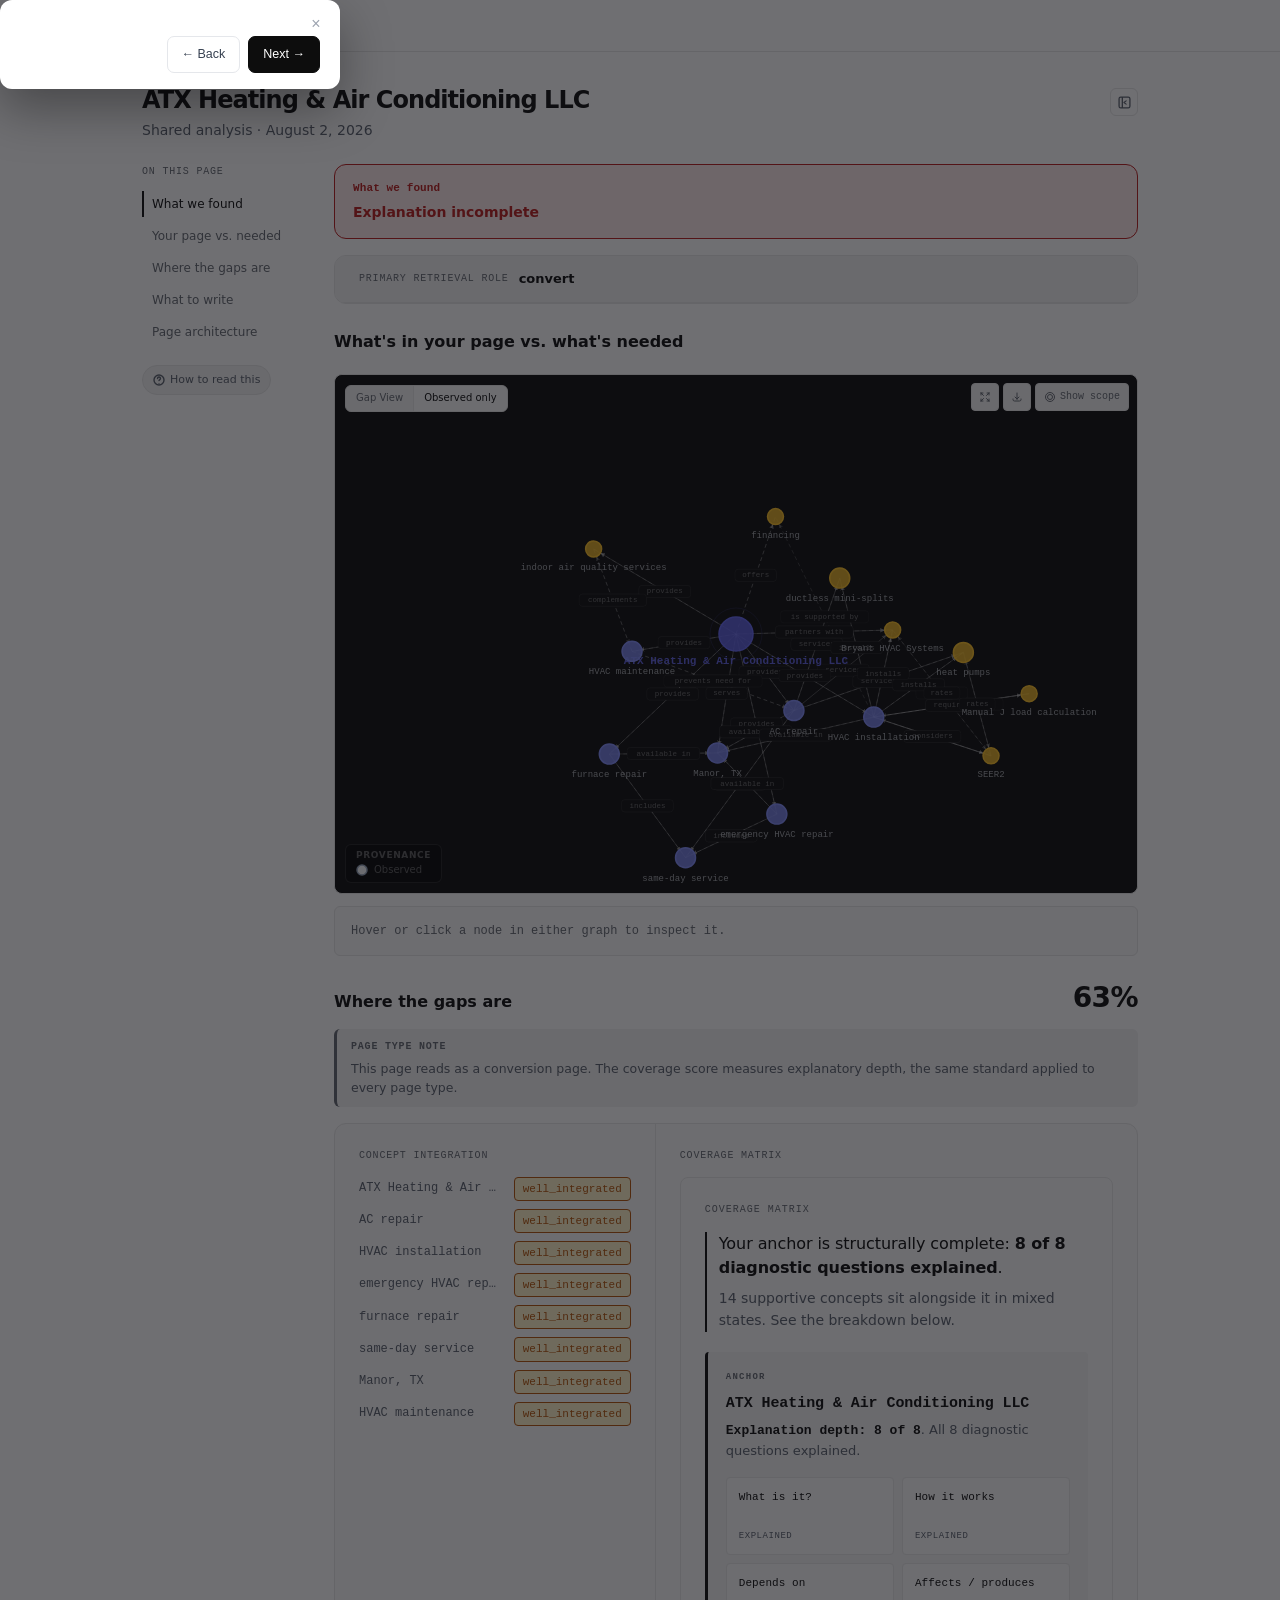
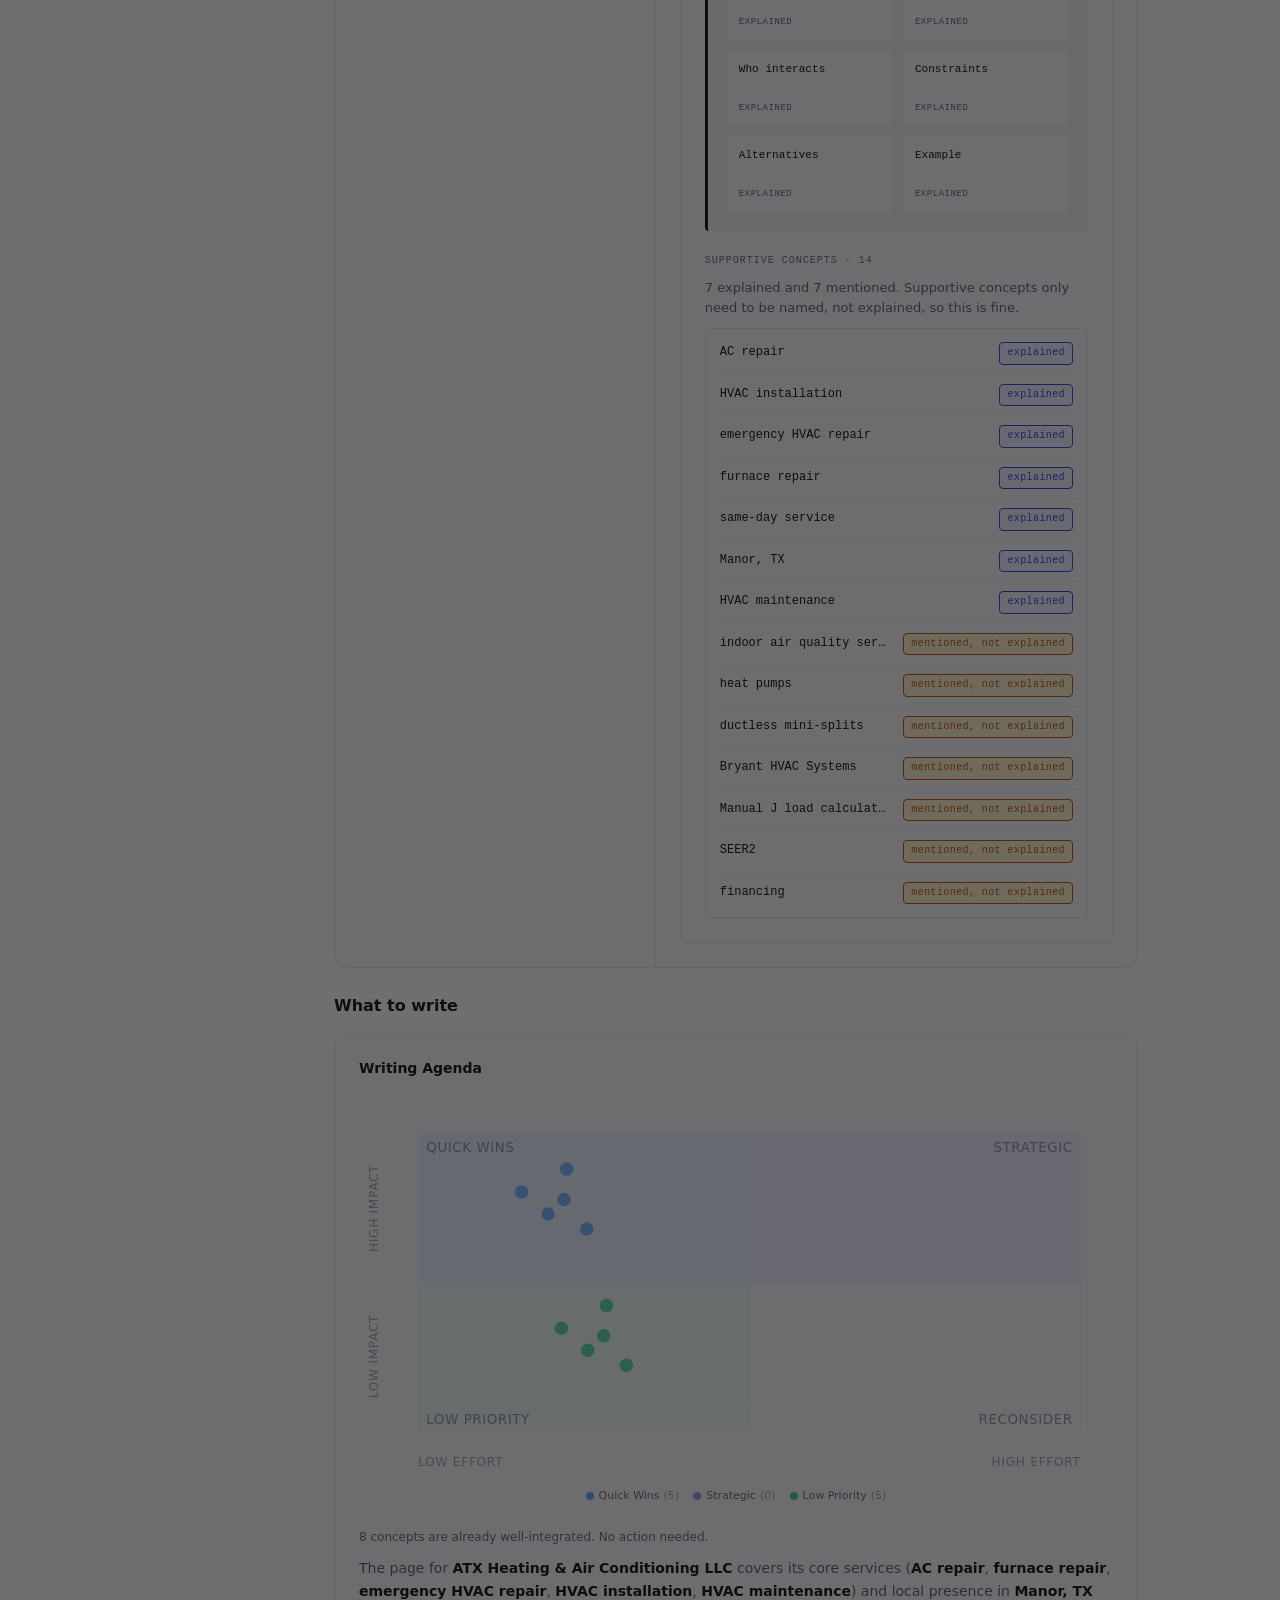
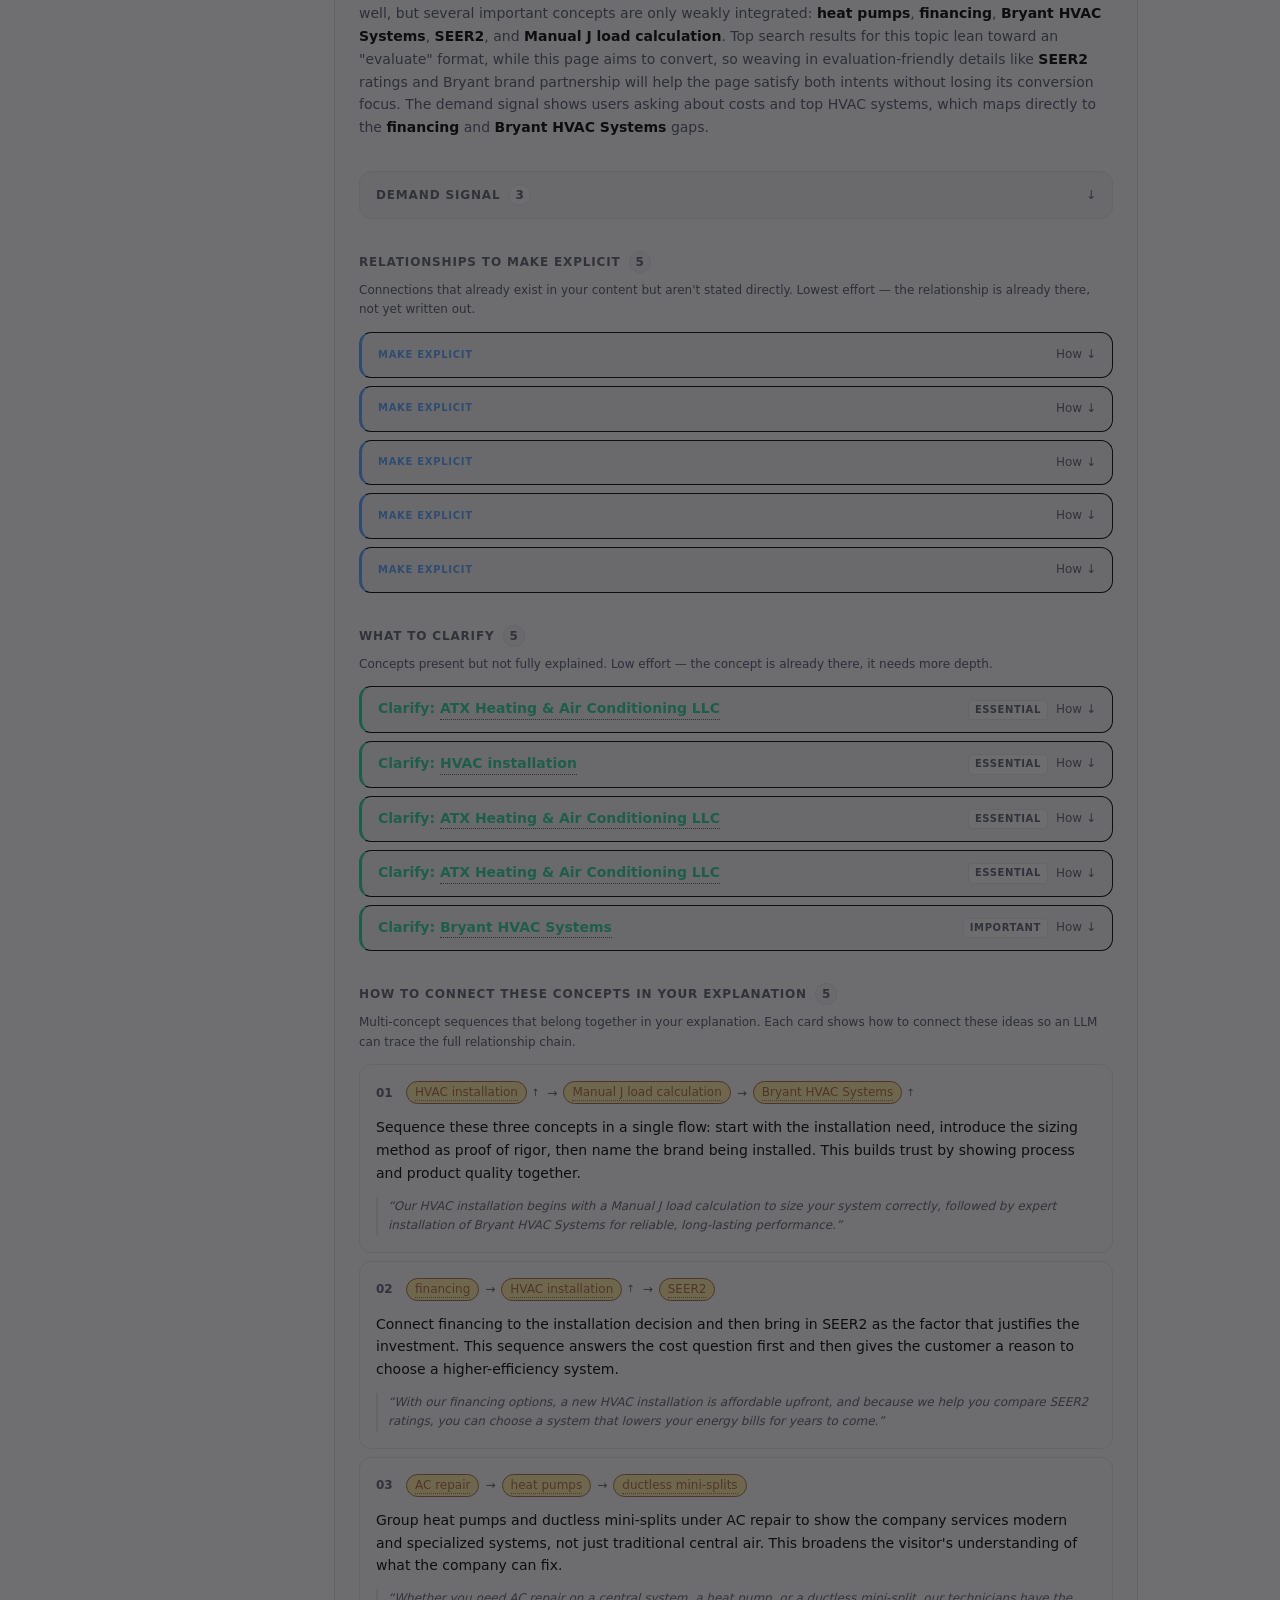
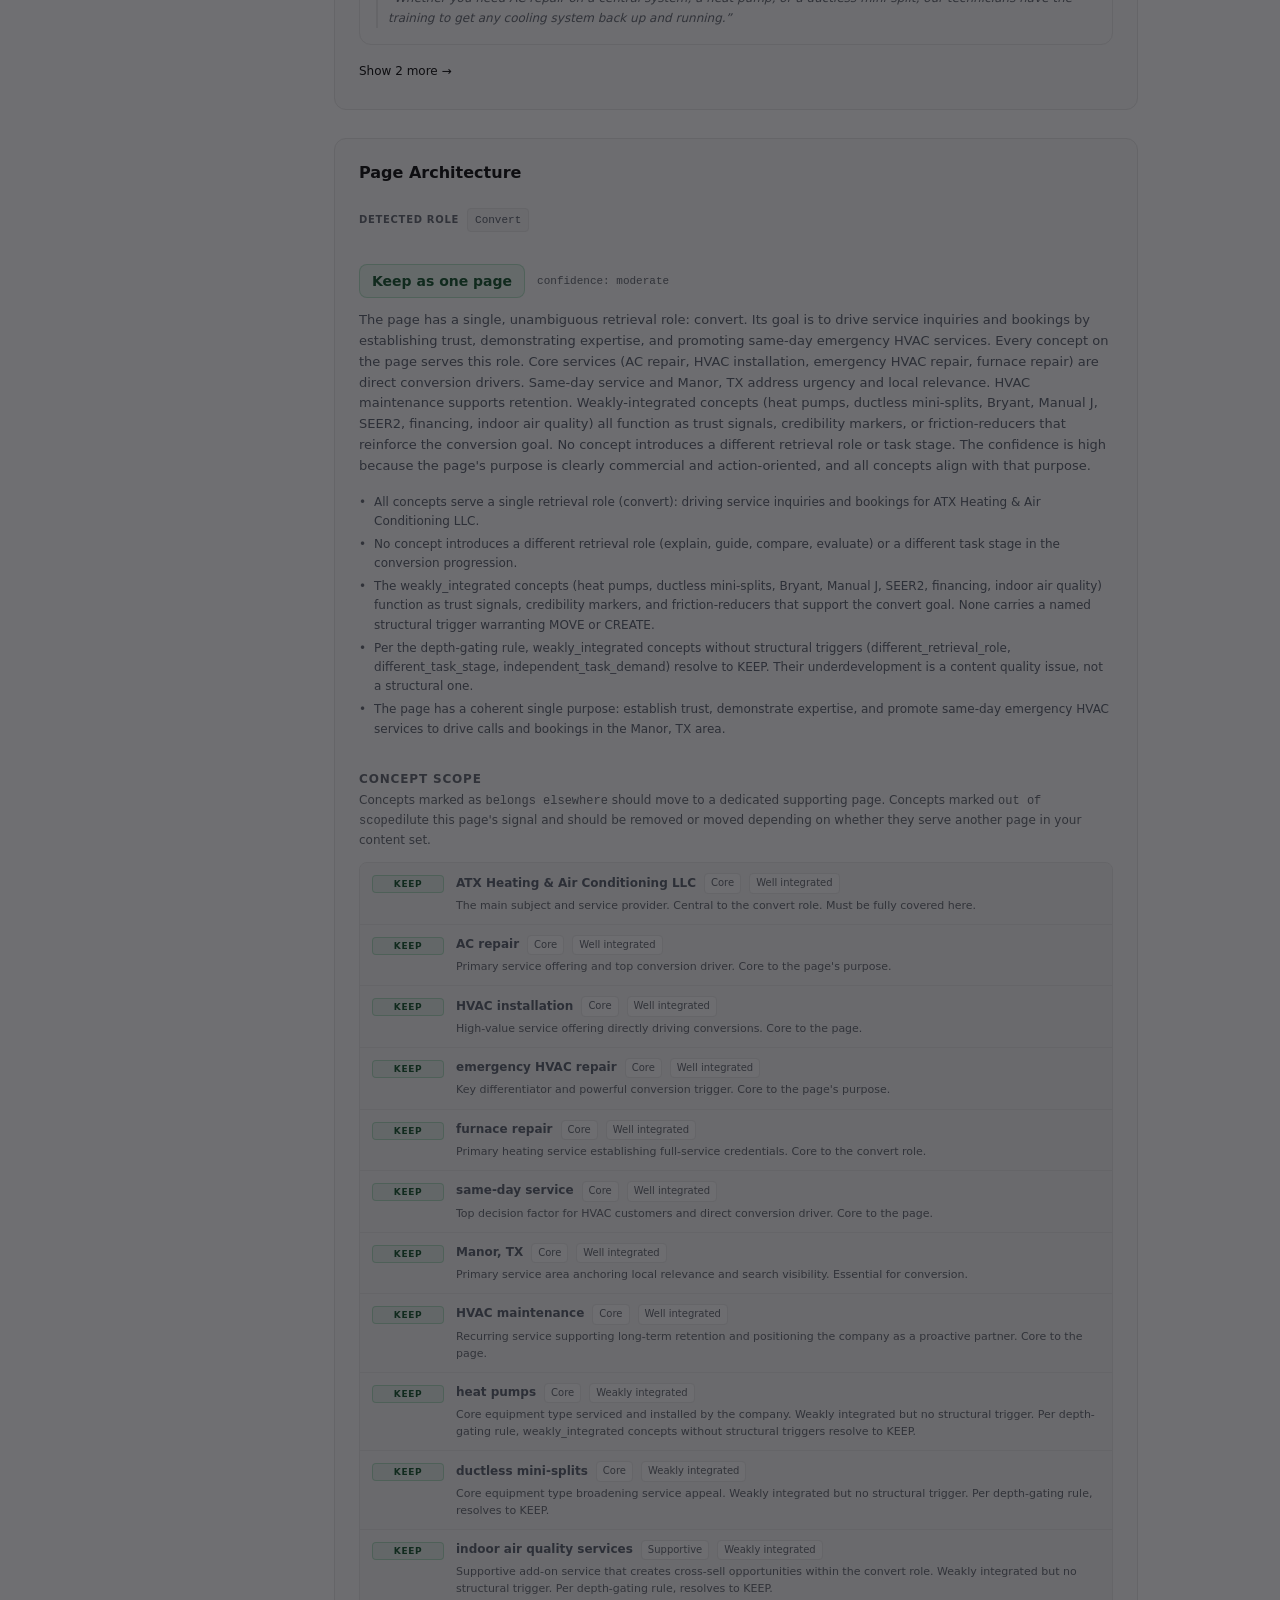
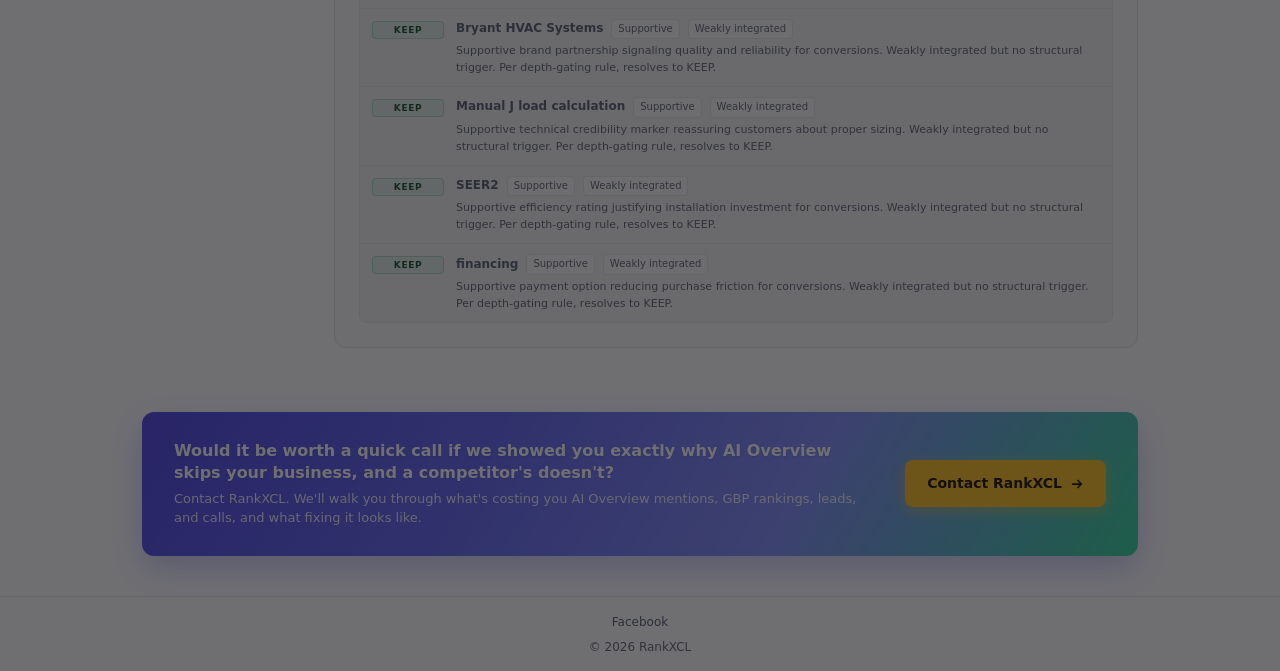
<file: uploads/RankXCL_ATX_Heating_Report.html>
<!DOCTYPE html>
<html lang="en" class="light">
<head>
<meta charset="utf-8"/>
<meta name="viewport" content="width=device-width, initial-scale=1"/>
<title>RankXCL: Map your content. See what AI can't.</title>
<meta name="description" content="RankXCL maps your content's concept structure, shows what's complete and what's structurally missing, and tells you what to write next, in priority order."/>
<style>
@charset "utf-8";

@font-face { font-family: Geist; font-style: normal; font-weight: 100 900; font-display: swap; src: url("../media/fef07dbb0973bf53-s.12tyk43_3sh9u.woff2?dpl=dpl_DCpkAAwaFVnwvV6MnwtTUBuFXLPH") format("woff2"); unicode-range: U+460-52F, U+1C80-1C8A, U+20B4, U+2DE0-2DFF, U+A640-A69F, U+FE2E-FE2F; }

@font-face { font-family: Geist; font-style: normal; font-weight: 100 900; font-display: swap; src: url("../media/8a480f0b521d4e75-s.0jzbimsg8vl84.woff2?dpl=dpl_DCpkAAwaFVnwvV6MnwtTUBuFXLPH") format("woff2"); unicode-range: U+301, U+400-45F, U+490-491, U+4B0-4B1, U+2116; }

@font-face { font-family: Geist; font-style: normal; font-weight: 100 900; font-display: swap; src: url("../media/53b9e256198e5412-s.0-wfv7uh4i7h9.woff2?dpl=dpl_DCpkAAwaFVnwvV6MnwtTUBuFXLPH") format("woff2"); unicode-range: U+102-103, U+110-111, U+128-129, U+168-169, U+1A0-1A1, U+1AF-1B0, U+300-301, U+303-304, U+308-309, U+323, U+329, U+1EA0-1EF9, U+20AB; }

@font-face { font-family: Geist; font-style: normal; font-weight: 100 900; font-display: swap; src: url("../media/7178b3e590c64307-s.0nx0ww8fni_q3.woff2?dpl=dpl_DCpkAAwaFVnwvV6MnwtTUBuFXLPH") format("woff2"); unicode-range: U+100-2BA, U+2BD-2C5, U+2C7-2CC, U+2CE-2D7, U+2DD-2FF, U+304, U+308, U+329, U+1D00-1DBF, U+1E00-1E9F, U+1EF2-1EFF, U+2020, U+20A0-20AB, U+20AD-20C0, U+2113, U+2C60-2C7F, U+A720-A7FF; }

@font-face { font-family: Geist; font-style: normal; font-weight: 100 900; font-display: swap; src: url("../media/caa3a2e1cccd8315-s.p.09~u27dqhyhd6.woff2?dpl=dpl_DCpkAAwaFVnwvV6MnwtTUBuFXLPH") format("woff2"); unicode-range: U+0-FF, U+131, U+152-153, U+2BB-2BC, U+2C6, U+2DA, U+2DC, U+304, U+308, U+329, U+2000-206F, U+20AC, U+2122, U+2191, U+2193, U+2212, U+2215, U+FEFF, U+FFFD; }

@font-face { font-family: "Geist Fallback"; src: local("Arial"); ascent-override: 95.94%; descent-override: 28.16%; line-gap-override: 0%; size-adjust: 104.76%; }

.geist_a71539c9-module__T19VSG__className { font-family: Geist, "Geist Fallback"; font-style: normal; }

.geist_a71539c9-module__T19VSG__variable { --font-geist-sans: "Geist", "Geist Fallback"; }

@font-face { font-family: "Geist Mono"; font-style: normal; font-weight: 100 900; font-display: swap; src: url("../media/5ce348bf30bf5439-s.0zgw-jeven.3w.woff2?dpl=dpl_DCpkAAwaFVnwvV6MnwtTUBuFXLPH") format("woff2"); unicode-range: U+460-52F, U+1C80-1C8A, U+20B4, U+2DE0-2DFF, U+A640-A69F, U+FE2E-FE2F; }

@font-face { font-family: "Geist Mono"; font-style: normal; font-weight: 100 900; font-display: swap; src: url("../media/4fa387ec64143e14-s.0wkzw~je483f-.woff2?dpl=dpl_DCpkAAwaFVnwvV6MnwtTUBuFXLPH") format("woff2"); unicode-range: U+301, U+400-45F, U+490-491, U+4B0-4B1, U+2116; }

@font-face { font-family: "Geist Mono"; font-style: normal; font-weight: 100 900; font-display: swap; src: url("../media/6306c77e7c8268e4-s.0rhz0arwfsn~5.woff2?dpl=dpl_DCpkAAwaFVnwvV6MnwtTUBuFXLPH") format("woff2"); unicode-range: U+2000-2001, U+2004-2008, U+200A, U+23B8-23BD, U+2500-259F; }

@font-face { font-family: "Geist Mono"; font-style: normal; font-weight: 100 900; font-display: swap; src: url("../media/7d817b4c03b0c5f1-s.0l76wvqk9d84w.woff2?dpl=dpl_DCpkAAwaFVnwvV6MnwtTUBuFXLPH") format("woff2"); unicode-range: U+102-103, U+110-111, U+128-129, U+168-169, U+1A0-1A1, U+1AF-1B0, U+300-301, U+303-304, U+308-309, U+323, U+329, U+1EA0-1EF9, U+20AB; }

@font-face { font-family: "Geist Mono"; font-style: normal; font-weight: 100 900; font-display: swap; src: url("../media/bbc41e54d2fcbd21-s.0k4k9394f2q-k.woff2?dpl=dpl_DCpkAAwaFVnwvV6MnwtTUBuFXLPH") format("woff2"); unicode-range: U+100-2BA, U+2BD-2C5, U+2C7-2CC, U+2CE-2D7, U+2DD-2FF, U+304, U+308, U+329, U+1D00-1DBF, U+1E00-1E9F, U+1EF2-1EFF, U+2020, U+20A0-20AB, U+20AD-20C0, U+2113, U+2C60-2C7F, U+A720-A7FF; }

@font-face { font-family: "Geist Mono"; font-style: normal; font-weight: 100 900; font-display: swap; src: url("../media/797e433ab948586e-s.p.08e28id.o-okb.woff2?dpl=dpl_DCpkAAwaFVnwvV6MnwtTUBuFXLPH") format("woff2"); unicode-range: U+0-FF, U+131, U+152-153, U+2BB-2BC, U+2C6, U+2DA, U+2DC, U+304, U+308, U+329, U+2000-206F, U+20AC, U+2122, U+2191, U+2193, U+2212, U+2215, U+FEFF, U+FFFD; }

@font-face { font-family: "Geist Mono Fallback"; src: local("Arial"); ascent-override: 74.67%; descent-override: 21.92%; line-gap-override: 0%; size-adjust: 134.59%; }

.geist_mono_8d43a2aa-module__8Li5zG__className { font-family: "Geist Mono", "Geist Mono Fallback"; font-style: normal; }

.geist_mono_8d43a2aa-module__8Li5zG__variable { --font-geist-mono: "Geist Mono", "Geist Mono Fallback"; }

@layer properties {
  @supports (((-webkit-hyphens:none)) and (not (margin-trim:inline))) or ((-moz-orient:inline) and (not (color:rgb(from red r g b)))) {
  *, ::before, ::after, ::backdrop { --tw-translate-x: 0; --tw-translate-y: 0; --tw-translate-z: 0; --tw-rotate-x: initial; --tw-rotate-y: initial; --tw-rotate-z: initial; --tw-skew-x: initial; --tw-skew-y: initial; --tw-space-y-reverse: 0; --tw-space-x-reverse: 0; --tw-divide-y-reverse: 0; --tw-border-style: solid; --tw-leading: initial; --tw-font-weight: initial; --tw-tracking: initial; --tw-ordinal: initial; --tw-slashed-zero: initial; --tw-numeric-figure: initial; --tw-numeric-spacing: initial; --tw-numeric-fraction: initial; --tw-shadow: 0 0 #0000; --tw-shadow-color: initial; --tw-shadow-alpha: 100%; --tw-inset-shadow: 0 0 #0000; --tw-inset-shadow-color: initial; --tw-inset-shadow-alpha: 100%; --tw-ring-color: initial; --tw-ring-shadow: 0 0 #0000; --tw-inset-ring-color: initial; --tw-inset-ring-shadow: 0 0 #0000; --tw-ring-inset: initial; --tw-ring-offset-width: 0px; --tw-ring-offset-color: #fff; --tw-ring-offset-shadow: 0 0 #0000; --tw-outline-style: solid; --tw-blur: initial; --tw-brightness: initial; --tw-contrast: initial; --tw-grayscale: initial; --tw-hue-rotate: initial; --tw-invert: initial; --tw-opacity: initial; --tw-saturate: initial; --tw-sepia: initial; --tw-drop-shadow: initial; --tw-drop-shadow-color: initial; --tw-drop-shadow-alpha: 100%; --tw-drop-shadow-size: initial; --tw-backdrop-blur: initial; --tw-backdrop-brightness: initial; --tw-backdrop-contrast: initial; --tw-backdrop-grayscale: initial; --tw-backdrop-hue-rotate: initial; --tw-backdrop-invert: initial; --tw-backdrop-opacity: initial; --tw-backdrop-saturate: initial; --tw-backdrop-sepia: initial; --tw-duration: initial; --tw-ease: initial; --tw-content: ""; }
}
}

@layer theme {
  :root, :host { --font-sans: ui-sans-serif, system-ui, sans-serif, "Apple Color Emoji", "Segoe UI Emoji", "Segoe UI Symbol", "Noto Color Emoji"; --font-mono: ui-monospace, SFMono-Regular, Menlo, Monaco, Consolas, "Liberation Mono", "Courier New", monospace; --color-yellow-50: #fefce8; --color-yellow-200: #fff085; --color-yellow-300: #ffe02a; --color-yellow-600: #cd8900; --color-yellow-800: #874b00; --color-yellow-900: #733e0a; --color-green-50: #f0fdf4; --color-green-200: #b9f8cf; --color-green-300: #7bf1a8; --color-green-600: #00a544; --color-green-800: #016630; --color-green-900: #0d542b; --color-blue-50: #eff6ff; --color-blue-200: #bedbff; --color-blue-300: #90c5ff; --color-blue-600: #155dfc; --color-blue-800: #193cb8; --color-blue-900: #1c398e; --color-gray-50: #f9fafb; --color-gray-100: #f3f4f6; --color-gray-200: #e5e7eb; --color-gray-300: #d1d5dc; --color-gray-400: #99a1af; --color-gray-500: #6a7282; --color-gray-600: #4a5565; --color-gray-700: #364153; --color-gray-800: #1e2939; --color-gray-900: #101828; --color-gray-950: #030712; --color-neutral-50: #fafafa; --color-neutral-200: #e5e5e5; --color-neutral-300: #d4d4d4; --color-neutral-500: #737373; --color-neutral-700: #404040; --color-neutral-800: #262626; --color-neutral-900: #171717; --color-white: #fff; --spacing: .25rem; --breakpoint-md: 48rem; --container-sm: 24rem; --container-md: 28rem; --container-xl: 36rem; --container-2xl: 42rem; --container-3xl: 48rem; --container-7xl: 80rem; --text-xs: .75rem; --text-xs--line-height: calc(1 / .75); --text-sm: .875rem; --text-sm--line-height: calc(1.25 / .875); --text-base: 1rem; --text-base--line-height: calc(1.5 / 1); --text-lg: 1.125rem; --text-lg--line-height: calc(1.75 / 1.125); --text-xl: 1.25rem; --text-xl--line-height: calc(1.75 / 1.25); --text-2xl: 1.5rem; --text-2xl--line-height: calc(2 / 1.5); --text-3xl: 1.875rem; --text-3xl--line-height: calc(2.25 / 1.875); --font-weight-normal: 400; --font-weight-medium: 500; --font-weight-semibold: 600; --font-weight-bold: 700; --tracking-tight: -.025em; --leading-tight: 1.25; --leading-relaxed: 1.625; --radius-xs: .125rem; --radius-sm: .25rem; --radius-md: .375rem; --radius-lg: .5rem; --radius-xl: .75rem; --radius-2xl: 1rem; --shadow-md: 0 4px 6px -1px #0000001a, 0 2px 4px -2px #0000001a; --ease-in: cubic-bezier(.4, 0, 1, 1); --ease-out: cubic-bezier(0, 0, .2, 1); --ease-in-out: cubic-bezier(.4, 0, .2, 1); --animate-spin: spin 1s linear infinite; --animate-pulse: pulse 2s cubic-bezier(.4, 0, .6, 1) infinite; --blur-xl: 24px; --default-transition-duration: .15s; --default-transition-timing-function: cubic-bezier(.4, 0, .2, 1); --default-font-family: var(--font-sans); --default-mono-font-family: var(--font-mono); --animate-fade-in-up: fadeIn .35s ease both; }
  @supports (color:lab(0% 0 0)) {
  :root, :host { --color-yellow-50: lab(98.6846% -1.79055 9.7766); --color-yellow-200: lab(94.3433% -5.00429 52.9663); --color-yellow-300: lab(89.7033% -.480294 84.4917); --color-yellow-600: lab(62.7799% 22.4197 86.1544); --color-yellow-800: lab(38.7484% 23.5833 51.4916); --color-yellow-900: lab(32.3865% 21.1273 38.5959); --color-green-50: lab(98.1563% -5.60117 2.75915); --color-green-200: lab(92.4222% -26.4702 12.9427); --color-green-300: lab(86.9953% -47.2691 25.0054); --color-green-600: lab(59.0978% -58.6621 41.2579); --color-green-800: lab(37.4616% -36.7971 22.9692); --color-green-900: lab(30.797% -29.6927 17.382); --color-blue-50: lab(96.492% -1.14644 -5.11479); --color-blue-200: lab(86.15% -4.04379 -21.0797); --color-blue-300: lab(77.5052% -6.4629 -36.42); --color-blue-600: lab(44.0605% 29.0279 -86.0352); --color-blue-800: lab(30.2514% 27.7853 -70.2699); --color-blue-900: lab(26.1542% 15.7545 -51.5504); --color-gray-50: lab(98.2596% -.247031 -.706708); --color-gray-100: lab(96.1596% -.0823438 -1.13575); --color-gray-200: lab(91.6229% -.159115 -2.26791); --color-gray-300: lab(85.1236% -.612259 -3.7138); --color-gray-400: lab(65.9269% -.832707 -8.17473); --color-gray-500: lab(47.7841% -.393182 -10.0268); --color-gray-600: lab(35.6337% -1.58697 -10.8425); --color-gray-700: lab(27.1134% -.956401 -12.3224); --color-gray-800: lab(16.1051% -1.18239 -11.7533); --color-gray-900: lab(8.11897% .811279 -12.254); --color-gray-950: lab(1.90334% .278696 -5.48866); --color-neutral-50: lab(98.26% 0 0); --color-neutral-200: lab(90.952% 0 -.0000119209); --color-neutral-300: lab(84.92% 0 -.0000119209); --color-neutral-500: lab(48.496% 0 0); --color-neutral-700: lab(27.036% 0 0); --color-neutral-800: lab(15.204% 0 -.00000596046); --color-neutral-900: lab(7.78201% -.0000149012 0); }
}
}

@layer base {
  *, ::after, ::before, ::backdrop { box-sizing: border-box; border: 0px solid; margin: 0px; padding: 0px; }
  ::file-selector-button { box-sizing: border-box; border: 0px solid; margin: 0px; padding: 0px; }
  html, :host { text-size-adjust: 100%; tab-size: 4; line-height: 1.5; font-family: var(--default-font-family,ui-sans-serif, system-ui, sans-serif, "Apple Color Emoji", "Segoe UI Emoji", "Segoe UI Symbol", "Noto Color Emoji"); font-feature-settings: var(--default-font-feature-settings,normal); font-variation-settings: var(--default-font-variation-settings,normal); -webkit-tap-highlight-color: transparent; }
  hr { height: 0px; color: inherit; border-top-width: 1px; }
  abbr:where([title]) { text-decoration: underline dotted; }
  h1, h2, h3, h4, h5, h6 { font-size: inherit; font-weight: inherit; }
  a { color: inherit; text-decoration: inherit; }
  b, strong { font-weight: bolder; }
  code, kbd, samp, pre { font-family: var(--default-mono-font-family,ui-monospace, SFMono-Regular, Menlo, Monaco, Consolas, "Liberation Mono", "Courier New", monospace); font-feature-settings: var(--default-mono-font-feature-settings,normal); font-variation-settings: var(--default-mono-font-variation-settings,normal); font-size: 1em; }
  small { font-size: 80%; }
  sub, sup { vertical-align: baseline; font-size: 75%; line-height: 0; position: relative; }
  sub { bottom: -0.25em; }
  sup { top: -0.5em; }
  table { text-indent: 0px; border-color: inherit; border-collapse: collapse; }
  progress { vertical-align: baseline; }
  summary { display: list-item; }
  ol, ul, menu { list-style: none; }
  img, svg, video, canvas, audio, iframe, embed, object { vertical-align: middle; display: block; }
  img, video { max-width: 100%; height: auto; }
  button, input, select, optgroup, textarea { font: inherit; letter-spacing: inherit; color: inherit; opacity: 1; background-color: rgba(0, 0, 0, 0); border-radius: 0px; }
  ::file-selector-button { font: inherit; letter-spacing: inherit; color: inherit; opacity: 1; background-color: rgba(0, 0, 0, 0); border-radius: 0px; }
  :where(select:is([multiple], [size])) optgroup { font-weight: bolder; }
  :where(select:is([multiple], [size])) optgroup option { padding-inline-start: 20px; }
  ::file-selector-button { margin-inline-end: 4px; }
  ::placeholder { opacity: 1; }
  @supports (not ((-webkit-appearance:-apple-pay-button))) or (contain-intrinsic-size:1px) {
  ::placeholder { color: currentcolor; }
  @supports (color:color-mix(in lab, red, red)) {
  ::placeholder { color: color-mix(currentcolor, transparent); }
}
}
  textarea { resize: vertical; }
  ::-webkit-search-decoration { appearance: none; }
  ::-webkit-date-and-time-value { min-height: 1lh; text-align: inherit; }
  ::-webkit-datetime-edit { display: inline-flex; }
  ::-webkit-datetime-edit-fields-wrapper { padding: 0px; }
  ::-webkit-datetime-edit { padding-block: 0px; }
  ::-webkit-datetime-edit-year-field { padding-block: 0px; }
  ::-webkit-datetime-edit-month-field { padding-block: 0px; }
  ::-webkit-datetime-edit-day-field { padding-block: 0px; }
  ::-webkit-datetime-edit-hour-field { padding-block: 0px; }
  ::-webkit-datetime-edit-minute-field { padding-block: 0px; }
  ::-webkit-datetime-edit-second-field { padding-block: 0px; }
  ::-webkit-datetime-edit-millisecond-field { padding-block: 0px; }
  ::-webkit-datetime-edit-meridiem-field { padding-block: 0px; }
  ::-webkit-calendar-picker-indicator { line-height: 1; }
  button, input:where([type="button"], [type="reset"], [type="submit"]) { appearance: button; }
  ::file-selector-button { appearance: button; }
  ::-webkit-inner-spin-button { height: auto; }
  ::-webkit-outer-spin-button { height: auto; }
  [hidden]:where(:not([hidden="until-found"])) { display: none !important; }
  * { margin: 0px; padding: 0px; }
  a { color: inherit; text-decoration: none; }
  ul, ol { list-style: none; }
  h1 { letter-spacing: -0.04em; font-weight: 700; line-height: 1.05; }
  h2 { letter-spacing: -0.03em; font-weight: 700; line-height: 1.1; }
  h3, h4 { letter-spacing: -0.02em; font-weight: 600; line-height: 1.25; }
  h5, h6 { letter-spacing: -0.01em; font-weight: 600; line-height: 1.4; }
  :focus-visible { outline: 2px solid var(--text); outline-offset: 2px; border-radius: var(--r-sm); }
  :focus:not(:focus-visible) { outline: none; }
}

@layer components;

@layer utilities {
  .\@container\/columns-container { container: columns-container / inline-size; }
  .\@container\/page-header { container: page-header / inline-size; }
  .pointer-events-auto { pointer-events: auto; }
  .pointer-events-none { pointer-events: none; }
  .collapse { visibility: collapse; }
  .invisible { visibility: hidden; }
  .visible { visibility: visible; }
  .sr-only { clip-path: inset(50%); white-space: nowrap; border-width: 0px; width: 1px; height: 1px; margin: -1px; padding: 0px; position: absolute; overflow: hidden; }
  .absolute { position: absolute; }
  .fixed { position: fixed; }
  .relative { position: relative; }
  .static { position: static; }
  .sticky { position: sticky; }
  .inset-0 { inset: calc(var(--spacing) * 0); }
  .inset-y-0 { inset-block: calc(var(--spacing) * 0); }
  .start { inset-inline-start: var(--spacing); }
  .end { inset-inline-end: var(--spacing); }
  .end\! { inset-inline-end: var(--spacing) !important; }
  .-top-24 { top: calc(var(--spacing) * -24); }
  .top-0 { top: calc(var(--spacing) * 0); }
  .top-1 { top: calc(var(--spacing) * 1); }
  .top-2 { top: calc(var(--spacing) * 2); }
  .top-3 { top: calc(var(--spacing) * 3); }
  .top-5 { top: calc(var(--spacing) * 5); }
  .top-10 { top: calc(var(--spacing) * 10); }
  .top-50 { top: calc(var(--spacing) * 50); }
  .top-\[calc\(9\.5rem-var\(--sidenav-move-up\,0px\)\)\] { top: calc(9.5rem - var(--sidenav-move-up,0px)); }
  .top-\[var\(--banner-height\,0px\)\] { top: var(--banner-height,0px); }
  .right-0 { right: calc(var(--spacing) * 0); }
  .right-2 { right: calc(var(--spacing) * 2); }
  .right-2\.5 { right: calc(var(--spacing) * 2.5); }
  .right-4 { right: calc(var(--spacing) * 4); }
  .right-11 { right: calc(var(--spacing) * 11); }
  .right-auto { right: auto; }
  .-bottom-1\.5 { bottom: calc(var(--spacing) * -1.5); }
  .bottom-0 { bottom: calc(var(--spacing) * 0); }
  .bottom-2 { bottom: calc(var(--spacing) * 2); }
  .bottom-3 { bottom: calc(var(--spacing) * 3); }
  .left-0 { left: calc(var(--spacing) * 0); }
  .isolate { isolation: isolate; }
  .-z-10 { z-index: calc(-10); }
  .z-10 { z-index: 10; }
  .z-20 { z-index: 20; }
  .z-30 { z-index: 30; }
  .z-50 { z-index: 50; }
  .z-\[21\] { z-index: 21; }
  .z-\[22\] { z-index: 22; }
  .col-span-2 { grid-column: span 2 / span 2; }
  .row-1 { grid-row: 1; }
  .row-2 { grid-row: 2; }
  .row-3 { grid-row: 3; }
  .row-4 { grid-row: 4; }
  .container { width: 100%; }
  @media (min-width: 40rem) {
  .container { max-width: 40rem; }
}
  @media (min-width: 48rem) {
  .container { max-width: 48rem; }
}
  @media (min-width: 64rem) {
  .container { max-width: 64rem; }
}
  @media (min-width: 80rem) {
  .container { max-width: 80rem; }
}
  @media (min-width: 96rem) {
  .container { max-width: 96rem; }
}
  .m-0 { margin: calc(var(--spacing) * 0); }
  .m-1 { margin: calc(var(--spacing) * 1); }
  .m-2 { margin: calc(var(--spacing) * 2); }
  .m-3 { margin: calc(var(--spacing) * 3); }
  .m-4 { margin: calc(var(--spacing) * 4); }
  .m-5 { margin: calc(var(--spacing) * 5); }
  .m-6 { margin: calc(var(--spacing) * 6); }
  .m-7 { margin: calc(var(--spacing) * 7); }
  .m-8 { margin: calc(var(--spacing) * 8); }
  .m-9 { margin: calc(var(--spacing) * 9); }
  .m-10 { margin: calc(var(--spacing) * 10); }
  .m-11 { margin: calc(var(--spacing) * 11); }
  .m-12 { margin: calc(var(--spacing) * 12); }
  .m-13 { margin: calc(var(--spacing) * 13); }
  .-mx-\[var\(--page-padding\)\] { margin-inline: calc(var(--page-padding) * -1); }
  .mx-4 { margin-inline: calc(var(--spacing) * 4); }
  .mx-8 { margin-inline: calc(var(--spacing) * 8); }
  .mx-auto { margin-inline: auto; }
  .my-1 { margin-block: calc(var(--spacing) * 1); }
  .my-4 { margin-block: calc(var(--spacing) * 4); }
  .my-\[1em\] { margin-block: 1em; }
  .-mt-10 { margin-top: calc(var(--spacing) * -10); }
  .mt-0\.5 { margin-top: calc(var(--spacing) * .5); }
  .mt-1 { margin-top: calc(var(--spacing) * 1); }
  .mt-2 { margin-top: calc(var(--spacing) * 2); }
  .mt-3 { margin-top: calc(var(--spacing) * 3); }
  .mt-4 { margin-top: calc(var(--spacing) * 4); }
  .mt-5 { margin-top: calc(var(--spacing) * 5); }
  .mt-6 { margin-top: calc(var(--spacing) * 6); }
  .mt-8 { margin-top: calc(var(--spacing) * 8); }
  .mt-\[var\(--banner-height\,0px\)\] { margin-top: var(--banner-height,0px); }
  .-mr-0\.5 { margin-right: calc(var(--spacing) * -.5); }
  .mr-1 { margin-right: calc(var(--spacing) * 1); }
  .mr-2 { margin-right: calc(var(--spacing) * 2); }
  .mr-3 { margin-right: calc(var(--spacing) * 3); }
  .mr-4 { margin-right: calc(var(--spacing) * 4); }
  .mr-5 { margin-right: calc(var(--spacing) * 5); }
  .mr-6 { margin-right: calc(var(--spacing) * 6); }
  .mr-7 { margin-right: calc(var(--spacing) * 7); }
  .mr-8 { margin-right: calc(var(--spacing) * 8); }
  .mr-9 { margin-right: calc(var(--spacing) * 9); }
  .mr-10 { margin-right: calc(var(--spacing) * 10); }
  .mr-11 { margin-right: calc(var(--spacing) * 11); }
  .mr-12 { margin-right: calc(var(--spacing) * 12); }
  .mr-13 { margin-right: calc(var(--spacing) * 13); }
  .mr-14 { margin-right: calc(var(--spacing) * 14); }
  .mr-15 { margin-right: calc(var(--spacing) * 15); }
  .mr-16 { margin-right: calc(var(--spacing) * 16); }
  .mr-17 { margin-right: calc(var(--spacing) * 17); }
  .mb-1 { margin-bottom: calc(var(--spacing) * 1); }
  .mb-1\.5 { margin-bottom: calc(var(--spacing) * 1.5); }
  .mb-2\.5 { margin-bottom: calc(var(--spacing) * 2.5); }
  .mb-3 { margin-bottom: calc(var(--spacing) * 3); }
  .mb-3\.5 { margin-bottom: calc(var(--spacing) * 3.5); }
  .mb-6 { margin-bottom: calc(var(--spacing) * 6); }
  .mb-8 { margin-bottom: calc(var(--spacing) * 8); }
  .mb-14 { margin-bottom: calc(var(--spacing) * 14); }
  .mb-16 { margin-bottom: calc(var(--spacing) * 16); }
  .\!ml-0 { margin-left: calc(var(--spacing) * 0) !important; }
  .-ml-2 { margin-left: calc(var(--spacing) * -2); }
  .-ml-10 { margin-left: calc(var(--spacing) * -10); }
  .ml-4 { margin-left: calc(var(--spacing) * 4); }
  .ml-8 { margin-left: calc(var(--spacing) * 8); }
  .ml-\[calc\(72px\+0\.75rem\)\] { margin-left: calc(72px + 0.75rem); }
  .ml-auto { margin-left: auto; }
  .box-border { box-sizing: border-box; }
  .block { display: block; }
  .contents { display: contents; }
  .flex { display: flex; }
  .grid { display: grid; }
  .hidden { display: none; }
  .inline { display: inline; }
  .inline-block { display: inline-block; }
  .inline-flex { display: inline-flex; }
  .list-item { display: list-item; }
  .table { display: table; }
  .aspect-square { aspect-ratio: 1 / 1; }
  .size-3 { width: calc(var(--spacing) * 3); height: calc(var(--spacing) * 3); }
  .size-3\.5 { width: calc(var(--spacing) * 3.5); height: calc(var(--spacing) * 3.5); }
  .size-4 { width: calc(var(--spacing) * 4); height: calc(var(--spacing) * 4); }
  .size-4\.5 { width: calc(var(--spacing) * 4.5); height: calc(var(--spacing) * 4.5); }
  .size-5 { width: calc(var(--spacing) * 5); height: calc(var(--spacing) * 5); }
  .size-6 { width: calc(var(--spacing) * 6); height: calc(var(--spacing) * 6); }
  .size-\[20px\] { width: 20px; height: 20px; }
  .h-0\.5 { height: calc(var(--spacing) * .5); }
  .h-1 { height: calc(var(--spacing) * 1); }
  .h-1\.5 { height: calc(var(--spacing) * 1.5); }
  .h-2 { height: calc(var(--spacing) * 2); }
  .h-3 { height: calc(var(--spacing) * 3); }
  .h-3\.5 { height: calc(var(--spacing) * 3.5); }
  .h-4 { height: calc(var(--spacing) * 4); }
  .h-5 { height: calc(var(--spacing) * 5); }
  .h-6 { height: calc(var(--spacing) * 6); }
  .h-7 { height: calc(var(--spacing) * 7); }
  .h-8 { height: calc(var(--spacing) * 8); }
  .h-9 { height: calc(var(--spacing) * 9); }
  .h-12 { height: calc(var(--spacing) * 12); }
  .h-14 { height: calc(var(--spacing) * 14); }
  .h-16 { height: calc(var(--spacing) * 16); }
  .h-\[1\.5px\] { height: 1.5px; }
  .h-\[1lh\] { height: 1lh; }
  .h-\[26px\] { height: 26px; }
  .h-\[calc\(100vh-9\.5rem\)\] { height: calc(-9.5rem + 100vh); }
  .h-\[calc\(100vh-var\(--banner-height\,0px\)\)\] { height: calc(100vh - var(--banner-height,0px)); }
  .h-auto { height: auto; }
  .h-full { height: 100%; }
  .h-px { height: 1px; }
  .h-screen { height: 100vh; }
  .max-h-64 { max-height: calc(var(--spacing) * 64); }
  .max-h-full { max-height: 100%; }
  .min-h-0 { min-height: calc(var(--spacing) * 0); }
  .min-h-\[60vh\] { min-height: 60vh; }
  .min-h-\[calc\(100dvh-64px\)\] { min-height: calc(-64px + 100dvh); }
  .min-h-\[calc\(100vh-80px\)\] { min-height: calc(-80px + 100vh); }
  .min-h-full { min-height: 100%; }
  .min-h-screen { min-height: 100vh; }
  .w-0 { width: calc(var(--spacing) * 0); }
  .w-2 { width: calc(var(--spacing) * 2); }
  .w-3 { width: calc(var(--spacing) * 3); }
  .w-3\.5 { width: calc(var(--spacing) * 3.5); }
  .w-4 { width: calc(var(--spacing) * 4); }
  .w-5 { width: calc(var(--spacing) * 5); }
  .w-6 { width: calc(var(--spacing) * 6); }
  .w-7 { width: calc(var(--spacing) * 7); }
  .w-8 { width: calc(var(--spacing) * 8); }
  .w-9 { width: calc(var(--spacing) * 9); }
  .w-10 { width: calc(var(--spacing) * 10); }
  .w-20 { width: calc(var(--spacing) * 20); }
  .w-28 { width: calc(var(--spacing) * 28); }
  .w-60 { width: calc(var(--spacing) * 60); }
  .w-96 { width: calc(var(--spacing) * 96); }
  .w-\[16\.5rem\] { width: 16.5rem; }
  .w-\[18rem\] { width: 18rem; }
  .w-\[19rem\] { width: 19rem; }
  .w-\[26px\] { width: 26px; }
  .w-\[calc\(100\%\+\(var\(--page-padding\)\*2\)\)\] { width: calc(100% + (var(--page-padding) * 2)); }
  .w-auto { width: auto; }
  .w-fit { width: fit-content; }
  .w-full { width: 100%; }
  .w-px { width: 1px; }
  .max-w-2xl { max-width: var(--container-2xl); }
  .max-w-7xl { max-width: var(--container-7xl); }
  .max-w-\[28rem\] { max-width: 28rem; }
  .max-w-full { max-width: 100%; }
  .max-w-md { max-width: var(--container-md); }
  .max-w-none { max-width: none; }
  .max-w-sm { max-width: var(--container-sm); }
  .max-w-xl { max-width: var(--container-xl); }
  .min-w-0 { min-width: calc(var(--spacing) * 0); }
  .min-w-4 { min-width: calc(var(--spacing) * 4); }
  .min-w-\[156px\] { min-width: 156px; }
  .min-w-full { min-width: 100%; }
  .flex-1 { flex: 1 1 0%; }
  .flex-none { flex: 0 0 auto; }
  .flex-shrink { flex-shrink: 1; }
  .flex-shrink-0 { flex-shrink: 0; }
  .shrink { flex-shrink: 1; }
  .shrink-0 { flex-shrink: 0; }
  .flex-grow, .grow { flex-grow: 1; }
  .grow\! { flex-grow: 1 !important; }
  .border-collapse { border-collapse: collapse; }
  .translate-y-\[100px\] { --tw-translate-y: 100px; translate: var(--tw-translate-x) var(--tw-translate-y); }
  .rotate-0 { rotate: none; }
  .rotate-90 { rotate: 90deg; }
  .rotate-180 { rotate: 180deg; }
  .transform { transform: var(--tw-rotate-x,) var(--tw-rotate-y,) var(--tw-rotate-z,) var(--tw-skew-x,) var(--tw-skew-y,); }
  .animate-fade-in-up { animation: var(--animate-fade-in-up); }
  .animate-pulse { animation: var(--animate-pulse); }
  .animate-spin { animation: var(--animate-spin); }
  .cursor-col-resize { cursor: col-resize; }
  .cursor-pointer { cursor: pointer; }
  .resize { resize: both; }
  .scroll-m-4 { scroll-margin: calc(var(--spacing) * 4); }
  .scroll-mt-24 { scroll-margin-top: calc(var(--spacing) * 24); }
  .scroll-mt-\[var\(--scroll-mt\)\] { scroll-margin-top: var(--scroll-mt); }
  .list-decimal { list-style-type: decimal; }
  .list-disc { list-style-type: disc; }
  .grid-cols-1 { grid-template-columns: repeat(1, minmax(0px, 1fr)); }
  .grid-cols-2 { grid-template-columns: repeat(2, minmax(0px, 1fr)); }
  .flex-col { flex-direction: column; }
  .flex-col-reverse { flex-direction: column-reverse; }
  .flex-row-reverse { flex-direction: row-reverse; }
  .flex-wrap { flex-wrap: wrap; }
  .items-baseline { align-items: baseline; }
  .items-center { align-items: center; }
  .items-end { align-items: flex-end; }
  .items-start { align-items: flex-start; }
  .justify-between { justify-content: space-between; }
  .justify-center { justify-content: center; }
  .justify-end { justify-content: flex-end; }
  .justify-start { justify-content: flex-start; }
  .gap-0\.5 { gap: calc(var(--spacing) * .5); }
  .gap-1 { gap: calc(var(--spacing) * 1); }
  .gap-1\.5 { gap: calc(var(--spacing) * 1.5); }
  .gap-2 { gap: calc(var(--spacing) * 2); }
  .gap-2\.5 { gap: calc(var(--spacing) * 2.5); }
  .gap-3 { gap: calc(var(--spacing) * 3); }
  .gap-4 { gap: calc(var(--spacing) * 4); }
  .gap-6 { gap: calc(var(--spacing) * 6); }
  .gap-8 { gap: calc(var(--spacing) * 8); }
  .gap-12 { gap: calc(var(--spacing) * 12); }
  :where(.space-y-0\.5 > :not(:last-child)) { --tw-space-y-reverse: 0; margin-block-start: calc(calc(var(--spacing) * .5) * var(--tw-space-y-reverse)); margin-block-end: calc(calc(var(--spacing) * .5) * calc(1 - var(--tw-space-y-reverse))); }
  :where(.space-y-1 > :not(:last-child)) { --tw-space-y-reverse: 0; margin-block-start: calc(calc(var(--spacing) * 1) * var(--tw-space-y-reverse)); margin-block-end: calc(calc(var(--spacing) * 1) * calc(1 - var(--tw-space-y-reverse))); }
  :where(.space-y-1\.5 > :not(:last-child)) { --tw-space-y-reverse: 0; margin-block-start: calc(calc(var(--spacing) * 1.5) * var(--tw-space-y-reverse)); margin-block-end: calc(calc(var(--spacing) * 1.5) * calc(1 - var(--tw-space-y-reverse))); }
  :where(.space-y-2 > :not(:last-child)) { --tw-space-y-reverse: 0; margin-block-start: calc(calc(var(--spacing) * 2) * var(--tw-space-y-reverse)); margin-block-end: calc(calc(var(--spacing) * 2) * calc(1 - var(--tw-space-y-reverse))); }
  :where(.space-y-2\.5 > :not(:last-child)) { --tw-space-y-reverse: 0; margin-block-start: calc(calc(var(--spacing) * 2.5) * var(--tw-space-y-reverse)); margin-block-end: calc(calc(var(--spacing) * 2.5) * calc(1 - var(--tw-space-y-reverse))); }
  :where(.space-y-3 > :not(:last-child)) { --tw-space-y-reverse: 0; margin-block-start: calc(calc(var(--spacing) * 3) * var(--tw-space-y-reverse)); margin-block-end: calc(calc(var(--spacing) * 3) * calc(1 - var(--tw-space-y-reverse))); }
  :where(.space-y-4 > :not(:last-child)) { --tw-space-y-reverse: 0; margin-block-start: calc(calc(var(--spacing) * 4) * var(--tw-space-y-reverse)); margin-block-end: calc(calc(var(--spacing) * 4) * calc(1 - var(--tw-space-y-reverse))); }
  :where(.space-y-8 > :not(:last-child)) { --tw-space-y-reverse: 0; margin-block-start: calc(calc(var(--spacing) * 8) * var(--tw-space-y-reverse)); margin-block-end: calc(calc(var(--spacing) * 8) * calc(1 - var(--tw-space-y-reverse))); }
  :where(.space-y-px > :not(:last-child)) { --tw-space-y-reverse: 0; margin-block-start: calc(1px * var(--tw-space-y-reverse)); margin-block-end: calc(1px * calc(1 - var(--tw-space-y-reverse))); }
  .gap-x-2 { column-gap: calc(var(--spacing) * 2); }
  .gap-x-2\.5 { column-gap: calc(var(--spacing) * 2.5); }
  .gap-x-3 { column-gap: calc(var(--spacing) * 3); }
  .gap-x-4 { column-gap: calc(var(--spacing) * 4); }
  .gap-x-6 { column-gap: calc(var(--spacing) * 6); }
  :where(.space-x-2 > :not(:last-child)) { --tw-space-x-reverse: 0; margin-inline-start: calc(calc(var(--spacing) * 2) * var(--tw-space-x-reverse)); margin-inline-end: calc(calc(var(--spacing) * 2) * calc(1 - var(--tw-space-x-reverse))); }
  :where(.space-x-3 > :not(:last-child)) { --tw-space-x-reverse: 0; margin-inline-start: calc(calc(var(--spacing) * 3) * var(--tw-space-x-reverse)); margin-inline-end: calc(calc(var(--spacing) * 3) * calc(1 - var(--tw-space-x-reverse))); }
  :where(.space-x-4 > :not(:last-child)) { --tw-space-x-reverse: 0; margin-inline-start: calc(calc(var(--spacing) * 4) * var(--tw-space-x-reverse)); margin-inline-end: calc(calc(var(--spacing) * 4) * calc(1 - var(--tw-space-x-reverse))); }
  :where(.space-x-6 > :not(:last-child)) { --tw-space-x-reverse: 0; margin-inline-start: calc(calc(var(--spacing) * 6) * var(--tw-space-x-reverse)); margin-inline-end: calc(calc(var(--spacing) * 6) * calc(1 - var(--tw-space-x-reverse))); }
  .gap-y-1 { row-gap: calc(var(--spacing) * 1); }
  :where(.divide-y > :not(:last-child)) { --tw-divide-y-reverse: 0; border-bottom-style: var(--tw-border-style); border-top-style: var(--tw-border-style); border-top-width: calc(1px * var(--tw-divide-y-reverse)); border-bottom-width: calc(1px * calc(1 - var(--tw-divide-y-reverse))); }
  :where(.divide-\[var\(--border-solid\)\] > :not(:last-child)) { border-color: var(--border-solid); }
  .self-end { align-self: flex-end; }
  .self-start { align-self: flex-start; }
  .truncate { text-overflow: ellipsis; white-space: nowrap; overflow: hidden; }
  .overflow-auto { overflow: auto; }
  .overflow-hidden { overflow: hidden; }
  .overflow-visible { overflow: visible; }
  .overflow-x-auto { overflow-x: auto; }
  .overflow-y-auto { overflow-y: auto; }
  .overflow-y-hidden { overflow-y: hidden; }
  .rounded { border-radius: 0.25rem; }
  .rounded-2xl { border-radius: var(--radius-2xl); }
  .rounded-full { border-radius: 3.40282e+38px; }
  .rounded-lg { border-radius: var(--radius-lg); }
  .rounded-md { border-radius: var(--radius-md); }
  .rounded-none { border-radius: 0px; }
  .rounded-sm { border-radius: var(--radius-sm); }
  .rounded-xl { border-radius: var(--radius-xl); }
  .rounded-xs { border-radius: var(--radius-xs); }
  .rounded-l-full { border-top-left-radius: 3.40282e+38px; border-bottom-left-radius: 3.40282e+38px; }
  .rounded-l-xl { border-top-left-radius: var(--radius-xl); border-bottom-left-radius: var(--radius-xl); }
  .rounded-tl-xl { border-top-left-radius: var(--radius-xl); }
  .rounded-r-full { border-top-right-radius: 3.40282e+38px; border-bottom-right-radius: 3.40282e+38px; }
  .rounded-r-xl { border-top-right-radius: var(--radius-xl); border-bottom-right-radius: var(--radius-xl); }
  .border { border-style: var(--tw-border-style); border-width: 1px; }
  .border-0 { border-style: var(--tw-border-style); border-width: 0px; }
  .border-2 { border-style: var(--tw-border-style); border-width: 2px; }
  .border-t { border-top-style: var(--tw-border-style); border-top-width: 1px; }
  .border-r-0 { border-right-style: var(--tw-border-style); border-right-width: 0px; }
  .border-b { border-bottom-style: var(--tw-border-style); border-bottom-width: 1px; }
  .border-\[var\(--border-solid\)\] { border-color: var(--border-solid); }
  .border-\[var\(--text-dim\)\] { border-color: var(--text-dim); }
  .border-blue-200 { border-color: var(--color-blue-200); }
  .border-current\/40 { border-color: currentcolor; }
  @supports (color:color-mix(in lab, red, red)) {
  .border-current\/40 { border-color: color-mix(currentcolor 40%, transparent); }
}
  .border-gray-100 { border-color: var(--color-gray-100); }
  .border-gray-200 { border-color: var(--color-gray-200); }
  .border-gray-500\/5 { border-color: rgba(106, 114, 130, 0.05); }
  @supports (color:color-mix(in lab, red, red)) {
  .border-gray-500\/5 { border-color: color-mix(in oklab, var(--color-gray-500) 5%, transparent); }
}
  .border-gray-950\/10 { border-color: rgba(3, 7, 18, 0.1); }
  @supports (color:color-mix(in lab, red, red)) {
  .border-gray-950\/10 { border-color: color-mix(in oklab, var(--color-gray-950) 10%, transparent); }
}
  .border-green-200 { border-color: var(--color-green-200); }
  .border-neutral-200 { border-color: var(--color-neutral-200); }
  .border-transparent { border-color: rgba(0, 0, 0, 0); }
  .border-yellow-200 { border-color: var(--color-yellow-200); }
  .border-t-current { border-top-color: currentcolor; }
  .border-t-transparent { border-top-color: rgba(0, 0, 0, 0); }
  .bg-\[var\(--border-solid\)\] { background-color: var(--border-solid); }
  .bg-\[var\(--surface\)\] { background-color: var(--surface); }
  .bg-blue-50 { background-color: var(--color-blue-50); }
  .bg-current { background-color: currentcolor; }
  .bg-gray-50 { background-color: var(--color-gray-50); }
  .bg-gray-100 { background-color: var(--color-gray-100); }
  .bg-gray-400 { background-color: var(--color-gray-400); }
  .bg-gray-500 { background-color: var(--color-gray-500); }
  .bg-green-50 { background-color: var(--color-green-50); }
  .bg-neutral-50 { background-color: var(--color-neutral-50); }
  .bg-neutral-900 { background-color: var(--color-neutral-900); }
  .bg-transparent { background-color: rgba(0, 0, 0, 0); }
  .bg-white { background-color: var(--color-white); }
  .bg-yellow-50 { background-color: var(--color-yellow-50); }
  .bg-gradient-to-b { --tw-gradient-position: to bottom in oklab; background-image: linear-gradient(var(--tw-gradient-stops)); }
  .bg-gradient-to-l { --tw-gradient-position: to left in oklab; background-image: linear-gradient(var(--tw-gradient-stops)); }
  .bg-gradient-to-r { --tw-gradient-position: to right in oklab; background-image: linear-gradient(var(--tw-gradient-stops)); }
  .bg-cover { background-size: cover; }
  .bg-fixed { background-attachment: fixed; }
  .bg-center { background-position: 50% center; }
  .fill-current { fill: currentcolor; }
  .fill-gray-400 { fill: var(--color-gray-400); }
  .stroke-current { stroke: currentcolor; }
  .stroke-gray-400 { stroke: var(--color-gray-400); }
  .object-contain { object-fit: contain; }
  .p-0\.5 { padding: calc(var(--spacing) * .5); }
  .p-1 { padding: calc(var(--spacing) * 1); }
  .p-1\.5 { padding: calc(var(--spacing) * 1.5); }
  .p-2 { padding: calc(var(--spacing) * 2); }
  .p-3 { padding: calc(var(--spacing) * 3); }
  .p-4 { padding: calc(var(--spacing) * 4); }
  .p-6 { padding: calc(var(--spacing) * 6); }
  .px-0\.5 { padding-inline: calc(var(--spacing) * .5); }
  .px-1 { padding-inline: calc(var(--spacing) * 1); }
  .px-1\.5 { padding-inline: calc(var(--spacing) * 1.5); }
  .px-2 { padding-inline: calc(var(--spacing) * 2); }
  .px-3 { padding-inline: calc(var(--spacing) * 3); }
  .px-4 { padding-inline: calc(var(--spacing) * 4); }
  .px-5 { padding-inline: calc(var(--spacing) * 5); }
  .px-6 { padding-inline: calc(var(--spacing) * 6); }
  .px-8 { padding-inline: calc(var(--spacing) * 8); }
  .px-10 { padding-inline: calc(var(--spacing) * 10); }
  .px-12 { padding-inline: calc(var(--spacing) * 12); }
  .px-\[var\(--page-padding\)\] { padding-inline: var(--page-padding); }
  .py-0\.5 { padding-block: calc(var(--spacing) * .5); }
  .py-1 { padding-block: calc(var(--spacing) * 1); }
  .py-1\.5 { padding-block: calc(var(--spacing) * 1.5); }
  .py-2 { padding-block: calc(var(--spacing) * 2); }
  .py-2\.5 { padding-block: calc(var(--spacing) * 2.5); }
  .py-3 { padding-block: calc(var(--spacing) * 3); }
  .py-3\.5 { padding-block: calc(var(--spacing) * 3.5); }
  .py-4 { padding-block: calc(var(--spacing) * 4); }
  .py-8 { padding-block: calc(var(--spacing) * 8); }
  .py-10 { padding-block: calc(var(--spacing) * 10); }
  .py-12 { padding-block: calc(var(--spacing) * 12); }
  .py-16 { padding-block: calc(var(--spacing) * 16); }
  .py-\[1em\] { padding-block: 1em; }
  .pt-1 { padding-top: calc(var(--spacing) * 1); }
  .pt-2 { padding-top: calc(var(--spacing) * 2); }
  .pt-8 { padding-top: calc(var(--spacing) * 8); }
  .pt-10 { padding-top: calc(var(--spacing) * 10); }
  .pt-40 { padding-top: calc(var(--spacing) * 40); }
  .pr-2\.5 { padding-right: calc(var(--spacing) * 2.5); }
  .pr-3 { padding-right: calc(var(--spacing) * 3); }
  .pr-3\.5 { padding-right: calc(var(--spacing) * 3.5); }
  .pr-8 { padding-right: calc(var(--spacing) * 8); }
  .pr-10 { padding-right: calc(var(--spacing) * 10); }
  .\!pb-0 { padding-bottom: calc(var(--spacing) * 0) !important; }
  .pb-2 { padding-bottom: calc(var(--spacing) * 2); }
  .pb-3 { padding-bottom: calc(var(--spacing) * 3); }
  .pb-4 { padding-bottom: calc(var(--spacing) * 4); }
  .pb-10 { padding-bottom: calc(var(--spacing) * 10); }
  .pb-14 { padding-bottom: calc(var(--spacing) * 14); }
  .pb-28 { padding-bottom: calc(var(--spacing) * 28); }
  .pl-3 { padding-left: calc(var(--spacing) * 3); }
  .pl-3\.5 { padding-left: calc(var(--spacing) * 3.5); }
  .pl-4 { padding-left: calc(var(--spacing) * 4); }
  .pl-10 { padding-left: calc(var(--spacing) * 10); }
  .text-center { text-align: center; }
  .text-left { text-align: left; }
  .font-\[inherit\] { font-family: inherit; }
  .font-mono { font-family: var(--font-mono); }
  .font-sans { font-family: var(--font-sans); }
  .text-2xl { font-size: var(--text-2xl); line-height: var(--tw-leading,var(--text-2xl--line-height)); }
  .text-3xl { font-size: var(--text-3xl); line-height: var(--tw-leading,var(--text-3xl--line-height)); }
  .text-base { font-size: var(--text-base); line-height: var(--tw-leading,var(--text-base--line-height)); }
  .text-lg { font-size: var(--text-lg); line-height: var(--tw-leading,var(--text-lg--line-height)); }
  .text-sm { font-size: var(--text-sm); line-height: var(--tw-leading,var(--text-sm--line-height)); }
  .text-xl { font-size: var(--text-xl); line-height: var(--tw-leading,var(--text-xl--line-height)); }
  .text-xs { font-size: var(--text-xs); line-height: var(--tw-leading,var(--text-xs--line-height)); }
  .text-\[0\.65rem\] { font-size: 0.65rem; }
  .text-\[length\:inherit\] { font-size: inherit; }
  .leading-6 { --tw-leading: calc(var(--spacing) * 6); line-height: calc(var(--spacing) * 6); }
  .leading-\[inherit\] { --tw-leading: inherit; line-height: inherit; }
  .leading-none { --tw-leading: 1; line-height: 1; }
  .leading-relaxed { --tw-leading: var(--leading-relaxed); line-height: var(--leading-relaxed); }
  .leading-tight { --tw-leading: var(--leading-tight); line-height: var(--leading-tight); }
  .font-bold { --tw-font-weight: var(--font-weight-bold); font-weight: var(--font-weight-bold); }
  .font-medium { --tw-font-weight: var(--font-weight-medium); font-weight: var(--font-weight-medium); }
  .font-normal { --tw-font-weight: var(--font-weight-normal); font-weight: var(--font-weight-normal); }
  .font-semibold { --tw-font-weight: var(--font-weight-semibold); font-weight: var(--font-weight-semibold); }
  .tracking-\[0\.07em\] { --tw-tracking: .07em; letter-spacing: 0.07em; }
  .tracking-tight { --tw-tracking: var(--tracking-tight); letter-spacing: var(--tracking-tight); }
  .\[overflow-wrap\:anywhere\] { overflow-wrap: anywhere; }
  .break-words { overflow-wrap: break-word; }
  .\[word-break\:break-word\] { word-break: break-word; }
  .break-all { word-break: break-all; }
  .hyphens-auto { hyphens: auto; }
  .whitespace-nowrap { white-space: nowrap; }
  .whitespace-pre { white-space: pre; }
  .whitespace-pre-wrap { white-space: pre-wrap; }
  .text-\[var\(--text\)\] { color: var(--text); }
  .text-\[var\(--text-dim\)\] { color: var(--text-dim); }
  .text-\[var\(--text-muted\)\] { color: var(--text-muted); }
  .text-blue-800 { color: var(--color-blue-800); }
  .text-current\/70 { color: currentcolor; }
  @supports (color:color-mix(in lab, red, red)) {
  .text-current\/70 { color: color-mix(currentcolor 70%, transparent); }
}
  .text-gray-400 { color: var(--color-gray-400); }
  .text-gray-500 { color: var(--color-gray-500); }
  .text-gray-600 { color: var(--color-gray-600); }
  .text-gray-700 { color: var(--color-gray-700); }
  .text-gray-800 { color: var(--color-gray-800); }
  .text-gray-900 { color: var(--color-gray-900); }
  .text-gray-950 { color: var(--color-gray-950); }
  .text-gray-950\/50 { color: rgba(3, 7, 18, 0.5); }
  @supports (color:color-mix(in lab, red, red)) {
  .text-gray-950\/50 { color: color-mix(in oklab, var(--color-gray-950) 50%, transparent); }
}
  .text-green-800 { color: var(--color-green-800); }
  .text-neutral-500 { color: var(--color-neutral-500); }
  .text-neutral-800 { color: var(--color-neutral-800); }
  .text-white { color: var(--color-white); }
  .text-yellow-800 { color: var(--color-yellow-800); }
  .capitalize { text-transform: capitalize; }
  .lowercase { text-transform: lowercase; }
  .uppercase { text-transform: uppercase; }
  .italic { font-style: italic; }
  .ordinal { --tw-ordinal: ordinal; font-variant-numeric: var(--tw-ordinal,) var(--tw-slashed-zero,) var(--tw-numeric-figure,) var(--tw-numeric-spacing,) var(--tw-numeric-fraction,); }
  .tabular-nums { --tw-numeric-spacing: tabular-nums; font-variant-numeric: var(--tw-ordinal,) var(--tw-slashed-zero,) var(--tw-numeric-figure,) var(--tw-numeric-spacing,) var(--tw-numeric-fraction,); }
  .underline { text-decoration-line: underline; }
  .underline-offset-2 { text-underline-offset: 2px; }
  .antialiased { -webkit-font-smoothing: antialiased; }
  .placeholder-gray-500::placeholder { color: var(--color-gray-500); }
  .opacity-0 { opacity: 0; }
  .shadow { --tw-shadow: 0 1px 3px 0 var(--tw-shadow-color,#0000001a), 0 1px 2px -1px var(--tw-shadow-color,#0000001a); box-shadow: var(--tw-inset-shadow), var(--tw-inset-ring-shadow), var(--tw-ring-offset-shadow), var(--tw-ring-shadow), var(--tw-shadow); }
  .shadow-\[inset_0_-1px_0_0_hsl\(var\(--border\)\/0\.4\)\] { --tw-shadow: inset 0 -1px 0 0 var(--tw-shadow-color,hsl(var(--border)/.4)); box-shadow: var(--tw-inset-shadow), var(--tw-inset-ring-shadow), var(--tw-ring-offset-shadow), var(--tw-ring-shadow), var(--tw-shadow); }
  .shadow-sm { --tw-shadow: 0 1px 3px 0 var(--tw-shadow-color,#0000001a), 0 1px 2px -1px var(--tw-shadow-color,#0000001a); box-shadow: var(--tw-inset-shadow), var(--tw-inset-ring-shadow), var(--tw-ring-offset-shadow), var(--tw-ring-shadow), var(--tw-shadow); }
  .shadow-xs { --tw-shadow: 0 1px 2px 0 var(--tw-shadow-color,#0000000d); box-shadow: var(--tw-inset-shadow), var(--tw-inset-ring-shadow), var(--tw-ring-offset-shadow), var(--tw-ring-shadow), var(--tw-shadow); }
  .ring, .ring-1 { --tw-ring-shadow: var(--tw-ring-inset,) 0 0 0 calc(1px + var(--tw-ring-offset-width)) var(--tw-ring-color,currentcolor); box-shadow: var(--tw-inset-shadow), var(--tw-inset-ring-shadow), var(--tw-ring-offset-shadow), var(--tw-ring-shadow), var(--tw-shadow); }
  .ring-gray-400\/30 { --tw-ring-color: #99a1af4d; }
  @supports (color:color-mix(in lab, red, red)) {
  .ring-gray-400\/30 { --tw-ring-color: color-mix(in oklab, var(--color-gray-400) 30%, transparent); }
}
  .outline { outline-style: var(--tw-outline-style); outline-width: 1px; }
  .outline-0 { outline-style: var(--tw-outline-style); outline-width: 0px; }
  .outline-offset-\[-1px\] { outline-offset: -1px; }
  .blur { --tw-blur: blur(8px); filter: var(--tw-blur,) var(--tw-brightness,) var(--tw-contrast,) var(--tw-grayscale,) var(--tw-hue-rotate,) var(--tw-invert,) var(--tw-saturate,) var(--tw-sepia,) var(--tw-drop-shadow,); }
  .grayscale { --tw-grayscale: grayscale(100%); filter: var(--tw-blur,) var(--tw-brightness,) var(--tw-contrast,) var(--tw-grayscale,) var(--tw-hue-rotate,) var(--tw-invert,) var(--tw-saturate,) var(--tw-sepia,) var(--tw-drop-shadow,); }
  .invert { --tw-invert: invert(100%); filter: var(--tw-blur,) var(--tw-brightness,) var(--tw-contrast,) var(--tw-grayscale,) var(--tw-hue-rotate,) var(--tw-invert,) var(--tw-saturate,) var(--tw-sepia,) var(--tw-drop-shadow,); }
  .filter { filter: var(--tw-blur,) var(--tw-brightness,) var(--tw-contrast,) var(--tw-grayscale,) var(--tw-hue-rotate,) var(--tw-invert,) var(--tw-saturate,) var(--tw-sepia,) var(--tw-drop-shadow,); }
  .backdrop-blur { --tw-backdrop-blur: blur(8px); backdrop-filter: var(--tw-backdrop-blur,) var(--tw-backdrop-brightness,) var(--tw-backdrop-contrast,) var(--tw-backdrop-grayscale,) var(--tw-backdrop-hue-rotate,) var(--tw-backdrop-invert,) var(--tw-backdrop-opacity,) var(--tw-backdrop-saturate,) var(--tw-backdrop-sepia,); }
  .backdrop-blur-xl { --tw-backdrop-blur: blur(var(--blur-xl)); backdrop-filter: var(--tw-backdrop-blur,) var(--tw-backdrop-brightness,) var(--tw-backdrop-contrast,) var(--tw-backdrop-grayscale,) var(--tw-backdrop-hue-rotate,) var(--tw-backdrop-invert,) var(--tw-backdrop-opacity,) var(--tw-backdrop-saturate,) var(--tw-backdrop-sepia,); }
  .transition { transition-property: color, background-color, border-color, outline-color, text-decoration-color, fill, stroke, --tw-gradient-from, --tw-gradient-via, --tw-gradient-to, opacity, box-shadow, transform, translate, scale, rotate, filter, -webkit-backdrop-filter, backdrop-filter, display, content-visibility, overlay, pointer-events; transition-timing-function: var(--tw-ease,var(--default-transition-timing-function)); transition-duration: var(--tw-duration,var(--default-transition-duration)); }
  .transition-\[height\] { transition-property: height; transition-timing-function: var(--tw-ease,var(--default-transition-timing-function)); transition-duration: var(--tw-duration,var(--default-transition-duration)); }
  .transition-colors { transition-property: color, background-color, border-color, outline-color, text-decoration-color, fill, stroke, --tw-gradient-from, --tw-gradient-via, --tw-gradient-to; transition-timing-function: var(--tw-ease,var(--default-transition-timing-function)); transition-duration: var(--tw-duration,var(--default-transition-duration)); }
  .transition-opacity { transition-property: opacity; transition-timing-function: var(--tw-ease,var(--default-transition-timing-function)); transition-duration: var(--tw-duration,var(--default-transition-duration)); }
  .transition-transform { transition-property: transform, translate, scale, rotate; transition-timing-function: var(--tw-ease,var(--default-transition-timing-function)); transition-duration: var(--tw-duration,var(--default-transition-duration)); }
  .transition-none { transition-property: none; }
  .duration-100 { --tw-duration: .1s; transition-duration: 0.1s; }
  .duration-200 { --tw-duration: .2s; transition-duration: 0.2s; }
  .duration-300 { --tw-duration: .3s; transition-duration: 0.3s; }
  .duration-500 { --tw-duration: .5s; transition-duration: 0.5s; }
  .ease-in { --tw-ease: var(--ease-in); transition-timing-function: var(--ease-in); }
  .ease-in-out { --tw-ease: var(--ease-in-out); transition-timing-function: var(--ease-in-out); }
  .ease-out { --tw-ease: var(--ease-out); transition-timing-function: var(--ease-out); }
  .\[contain\:inline-size\] { contain: inline-size; }
  .\!outline-none { --tw-outline-style: none !important; outline-style: none !important; }
  .select-none { user-select: none; }
  .\[--page-padding\:20px\] { --page-padding: 20px; }
  .\[--scroll-mt\:2\.5rem\] { --scroll-mt: 2.5rem; }
  .\[auth\:dev\] { }
  .\[text-shadow\:-0\.2px_0_0_currentColor\,0\.2px_0_0_currentColor\] { text-shadow: -0.2px 0px, 0.2px 0px; }
  @media (hover: hover) {
  .group-hover\:-translate-x-1:is(:where(.group):hover *) { --tw-translate-x: calc(var(--spacing) * -1); translate: var(--tw-translate-x) var(--tw-translate-y); }
  .group-hover\:translate-x-1:is(:where(.group):hover *) { --tw-translate-x: calc(var(--spacing) * 1); translate: var(--tw-translate-x) var(--tw-translate-y); }
  .group-hover\:bg-gray-200:is(:where(.group):hover *) { background-color: var(--color-gray-200); }
  .group-hover\:bg-gray-200\/50:is(:where(.group):hover *) { background-color: rgba(229, 231, 235, 0.5); }
  @supports (color:color-mix(in lab, red, red)) {
  .group-hover\:bg-gray-200\/50:is(:where(.group):hover *) { background-color: color-mix(in oklab, var(--color-gray-200) 50%, transparent); }
}
  .group-hover\:stroke-gray-600:is(:where(.group):hover *) { stroke: var(--color-gray-600); }
  .group-hover\:text-gray-600:is(:where(.group):hover *) { color: var(--color-gray-600); }
  .group-hover\:text-gray-700:is(:where(.group):hover *) { color: var(--color-gray-700); }
  .group-hover\:text-gray-900:is(:where(.group):hover *) { color: var(--color-gray-900); }
  .group-hover\:text-gray-950\/70:is(:where(.group):hover *) { color: rgba(3, 7, 18, 0.7); }
  @supports (color:color-mix(in lab, red, red)) {
  .group-hover\:text-gray-950\/70:is(:where(.group):hover *) { color: color-mix(in oklab, var(--color-gray-950) 70%, transparent); }
}
  .group-hover\:opacity-100:is(:where(.group):hover *) { opacity: 1; }
  .group-hover\/ai\:text-gray-800:is(:where(.group\/ai):hover *) { color: var(--color-gray-800); }
  .group-hover\/ask-assistant-button\:text-gray-500:is(:where(.group\/ask-assistant-button):hover *), .group-hover\/code-snippet-feedback-button\:text-gray-500:is(:where(.group\/code-snippet-feedback-button):hover *), .group-hover\/copy-button\:text-gray-500:is(:where(.group\/copy-button):hover *) { color: var(--color-gray-500); }
  .group-hover\/search\:text-gray-800:is(:where(.group\/search):hover *) { color: var(--color-gray-800); }
}
  .group-focus\/link\:border-2:is(:where(.group\/link):focus *) { border-style: var(--tw-border-style); border-width: 2px; }
  .peer-empty\/title\:hidden:is(:where(.peer\/title):empty ~ *), .peer-focus\/input\:hidden:is(:where(.peer\/input):focus ~ *) { display: none; }
  .peer-\[\.is-center\]\:max-w-3xl:is(:where(.peer).is-center ~ *) { max-width: var(--container-3xl); }
  .peer-\[\.is-custom\]\:max-w-none:is(:where(.peer).is-custom ~ *) { max-width: none; }
  .peer-\[\.is-not-custom\]\:mx-auto:is(:where(.peer).is-not-custom ~ *) { margin-inline: auto; }
  .peer-\[\.is-not-custom\]\:px-4:is(:where(.peer).is-not-custom ~ *) { padding-inline: calc(var(--spacing) * 4); }
  .before\:absolute::before { content: var(--tw-content); position: absolute; }
  .before\:top-1\/2::before { content: var(--tw-content); top: 50%; }
  .before\:right-0::before { content: var(--tw-content); right: calc(var(--spacing) * 0); }
  .before\:left-0::before { content: var(--tw-content); left: calc(var(--spacing) * 0); }
  .before\:h-\[200px\]::before { content: var(--tw-content); height: 200px; }
  .after\:absolute::after { content: var(--tw-content); position: absolute; }
  .after\:-inset-x-2::after { content: var(--tw-content); inset-inline: calc(var(--spacing) * -2); }
  .after\:-inset-y-2::after { content: var(--tw-content); inset-block: calc(var(--spacing) * -2); }
  .after\:inset-y-0::after { content: var(--tw-content); inset-block: calc(var(--spacing) * 0); }
  .after\:-right-4::after { content: var(--tw-content); right: calc(var(--spacing) * -4); }
  .after\:-left-1::after { content: var(--tw-content); left: calc(var(--spacing) * -1); }
  .after\:select-none::after { content: var(--tw-content); user-select: none; }
  .first\:\!ml-2\.5:first-child { margin-left: calc(var(--spacing) * 2.5) !important; }
  .first\:scroll-m-20:first-child { scroll-margin: calc(var(--spacing) * 20); }
  :is(:is(.\*\:first\:\*\:ml-2\.5 > *):first-child > *) { margin-left: calc(var(--spacing) * 2.5); }
  .empty\:hidden:empty { display: none; }
  @media (hover: hover) {
  .hover\:bg-\[var\(--surface-2\)\]:hover { background-color: var(--surface-2); }
  .hover\:bg-gray-100:hover { background-color: var(--color-gray-100); }
  .hover\:bg-gray-200:hover { background-color: var(--color-gray-200); }
  .hover\:bg-gray-600:hover { background-color: var(--color-gray-600); }
  .hover\:bg-gray-600\/5:hover { background-color: rgba(74, 85, 101, 0.05); }
  @supports (color:color-mix(in lab, red, red)) {
  .hover\:bg-gray-600\/5:hover { background-color: color-mix(in oklab, var(--color-gray-600) 5%, transparent); }
}
  .hover\:bg-neutral-700:hover { background-color: var(--color-neutral-700); }
  .hover\:text-gray-600:hover { color: var(--color-gray-600); }
  .hover\:text-gray-700:hover { color: var(--color-gray-700); }
  .hover\:text-gray-800:hover { color: var(--color-gray-800); }
  .hover\:text-gray-900:hover { color: var(--color-gray-900); }
  .hover\:opacity-80:hover { opacity: 0.8; }
  .hover\:ring-gray-400\/60:hover { --tw-ring-color: #99a1af99; }
  @supports (color:color-mix(in lab, red, red)) {
  .hover\:ring-gray-400\/60:hover { --tw-ring-color: color-mix(in oklab, var(--color-gray-400) 60%, transparent); }
}
  .hover\:ring-gray-600\/30:hover { --tw-ring-color: #4a55654d; }
  @supports (color:color-mix(in lab, red, red)) {
  .hover\:ring-gray-600\/30:hover { --tw-ring-color: color-mix(in oklab, var(--color-gray-600) 30%, transparent); }
}
}
  .focus\:not-sr-only:focus { clip-path: none; white-space: normal; width: auto; height: auto; margin: 0px; padding: 0px; position: static; overflow: visible; }
  .focus\:fixed:focus { position: fixed; }
  .focus\:top-2:focus { top: calc(var(--spacing) * 2); }
  .focus\:left-2:focus { left: calc(var(--spacing) * 2); }
  .focus\:z-50:focus { z-index: 50; }
  .focus\:rounded-md:focus { border-radius: var(--radius-md); }
  .focus\:p-2:focus { padding: calc(var(--spacing) * 2); }
  .focus\:text-sm:focus { font-size: var(--text-sm); line-height: var(--tw-leading,var(--text-sm--line-height)); }
  .focus\:opacity-100:focus { opacity: 1; }
  .focus\:ring-0:focus { --tw-ring-shadow: var(--tw-ring-inset,) 0 0 0 calc(0px + var(--tw-ring-offset-width)) var(--tw-ring-color,currentcolor); box-shadow: var(--tw-inset-shadow), var(--tw-inset-ring-shadow), var(--tw-ring-offset-shadow), var(--tw-ring-shadow), var(--tw-shadow); }
  .focus\:outline-0:focus { outline-style: var(--tw-outline-style); outline-width: 0px; }
  .focus\:outline-2:focus { outline-style: var(--tw-outline-style); outline-width: 2px; }
  .focus\:\!outline-none:focus { --tw-outline-style: none !important; outline-style: none !important; }
  .focus-visible\:ring-1:focus-visible { --tw-ring-shadow: var(--tw-ring-inset,) 0 0 0 calc(1px + var(--tw-ring-offset-width)) var(--tw-ring-color,currentcolor); box-shadow: var(--tw-inset-shadow), var(--tw-inset-ring-shadow), var(--tw-ring-offset-shadow), var(--tw-ring-shadow), var(--tw-shadow); }
  .focus-visible\:outline-hidden:focus-visible { --tw-outline-style: none; outline-style: none; }
  @media (forced-colors: active) {
  .focus-visible\:outline-hidden:focus-visible { outline-offset: 2px; outline: rgba(0, 0, 0, 0) solid 2px; }
}
  .disabled\:pointer-events-none:disabled { pointer-events: none; }
  .disabled\:opacity-50:disabled { opacity: 0.5; }
  @media not all and (min-width: 64rem) {
  .max-lg\:contents { display: contents; }
  .max-lg\:hidden { display: none; }
}
  @media (min-width: 40rem) {
  .sm\:ml-\[calc\(72px\+0\.75rem\)\] { margin-left: calc(72px + 0.75rem); }
  .sm\:flex { display: flex; }
  .sm\:inline { display: inline; }
  .sm\:size-3\.5 { width: calc(var(--spacing) * 3.5); height: calc(var(--spacing) * 3.5); }
  .sm\:size-4 { width: calc(var(--spacing) * 4); height: calc(var(--spacing) * 4); }
  .sm\:grid-cols-2 { grid-template-columns: repeat(2, minmax(0px, 1fr)); }
  .sm\:grid-cols-3 { grid-template-columns: repeat(3, minmax(0px, 1fr)); }
  .sm\:flex-row { flex-direction: row; }
  .sm\:items-center { align-items: center; }
  .sm\:justify-end { justify-content: flex-end; }
  .sm\:px-6 { padding-inline: calc(var(--spacing) * 6); }
  .sm\:px-8 { padding-inline: calc(var(--spacing) * 8); }
  .sm\:pb-6 { padding-bottom: calc(var(--spacing) * 6); }
  .sm\:text-3xl { font-size: var(--text-3xl); line-height: var(--tw-leading,var(--text-3xl--line-height)); }
}
  @media (min-width: 48rem) {
  .md\:col-span-4 { grid-column: span 4 / span 4; }
  .md\:block { display: block; }
  .md\:hidden { display: none; }
  .md\:min-h-screen { min-height: 100vh; }
  .md\:max-w-screen-md { max-width: var(--breakpoint-md); }
  .md\:grid-cols-4 { grid-template-columns: repeat(4, minmax(0px, 1fr)); }
  .md\:flex-row { flex-direction: row; }
  .md\:px-12 { padding-inline: calc(var(--spacing) * 12); }
  .md\:py-16 { padding-block: calc(var(--spacing) * 16); }
  .md\:text-base { font-size: var(--text-base); line-height: var(--tw-leading,var(--text-base--line-height)); }
}
  @media (min-width: 64rem) {
  .lg\:sticky { position: sticky; }
  .lg\:col-span-1 { grid-column: span 1 / span 1; }
  .lg\:mx-0 { margin-inline: calc(var(--spacing) * 0); }
  .lg\:mt-8 { margin-top: calc(var(--spacing) * 8); }
  .lg\:mb-2\.5 { margin-bottom: calc(var(--spacing) * 2.5); }
  .lg\:-ml-12 { margin-left: calc(var(--spacing) * -12); }
  .lg\:ml-0 { margin-left: calc(var(--spacing) * 0); }
  .lg\:block { display: block; }
  .lg\:flex { display: flex; }
  .lg\:hidden { display: none; }
  .lg\:min-h-\[calc\(100dvh-84px\)\] { min-height: calc(-84px + 100dvh); }
  .lg\:w-full { width: 100%; }
  .lg\:min-w-0 { min-width: calc(var(--spacing) * 0); }
  .lg\:flex-1 { flex: 1 1 0%; }
  .lg\:grid-cols-5 { grid-template-columns: repeat(5, minmax(0px, 1fr)); }
  .lg\:gap-1 { gap: calc(var(--spacing) * 1); }
  .lg\:overflow-x-clip { overflow-x: clip; }
  .lg\:px-12 { padding-inline: calc(var(--spacing) * 12); }
  .lg\:pt-3 { padding-top: calc(var(--spacing) * 3); }
  .lg\:pt-10 { padding-top: calc(var(--spacing) * 10); }
  .lg\:pl-\[23\.7rem\] { padding-left: 23.7rem; }
  .lg\:text-sm { font-size: var(--text-sm); line-height: var(--tw-leading,var(--text-sm--line-height)); }
  .lg\:leading-6 { --tw-leading: calc(var(--spacing) * 6); line-height: calc(var(--spacing) * 6); }
  .lg\:\[--scroll-mt\:6rem\] { --scroll-mt: 6rem; }
  .lg\:\[--scroll-mt\:8\.5rem\] { --scroll-mt: 8.5rem; }
  .lg\:\[--scroll-mt\:9\.5rem\] { --scroll-mt: 9.5rem; }
  .lg\:\[--scroll-mt\:11rem\] { --scroll-mt: 11rem; }
  .lg\:\[--scroll-mt\:12rem\] { --scroll-mt: 12rem; }
  .peer-\[\.is-not-custom\]\:lg\:px-8:is(:where(.peer).is-not-custom ~ *) { padding-inline: calc(var(--spacing) * 8); }
}
  @media (min-width: 80rem) {
  .xl\:block { display: block; }
  .xl\:flex { display: flex; }
  .xl\:w-\[calc\(100\%-28rem\)\] { width: calc(100% - 28rem); }
  .xl\:flex-col { flex-direction: column; }
}
  @container page-header (min-width: 520px) {
  .\@\[520px\]\/page-header\:flex { display: flex; }
  .\@\[520px\]\/page-header\:hidden { display: none; }
}
  @media (prefers-color-scheme: dark) {
  .dark\:block { display: block; }
  .dark\:hidden { display: none; }
  .dark\:border-blue-900 { border-color: var(--color-blue-900); }
  .dark\:border-gray-300\/\[0\.06\] { border-color: rgba(209, 213, 220, 0.06); }
  @supports (color:color-mix(in lab, red, red)) {
  .dark\:border-gray-300\/\[0\.06\] { border-color: color-mix(in oklab, var(--color-gray-300) 6%, transparent); }
}
  .dark\:border-gray-800\/50 { border-color: rgba(30, 41, 57, 0.5); }
  @supports (color:color-mix(in lab, red, red)) {
  .dark\:border-gray-800\/50 { border-color: color-mix(in oklab, var(--color-gray-800) 50%, transparent); }
}
  .dark\:border-green-900 { border-color: var(--color-green-900); }
  .dark\:border-neutral-700 { border-color: var(--color-neutral-700); }
  .dark\:border-white\/10 { border-color: rgba(255, 255, 255, 0.1); }
  @supports (color:color-mix(in lab, red, red)) {
  .dark\:border-white\/10 { border-color: color-mix(in oklab, var(--color-white) 10%, transparent); }
}
  .dark\:border-white\/30 { border-color: rgba(255, 255, 255, 0.3); }
  @supports (color:color-mix(in lab, red, red)) {
  .dark\:border-white\/30 { border-color: color-mix(in oklab, var(--color-white) 30%, transparent); }
}
  .dark\:border-white\/\[0\.07\] { border-color: rgba(255, 255, 255, 0.07); }
  @supports (color:color-mix(in lab, red, red)) {
  .dark\:border-white\/\[0\.07\] { border-color: color-mix(in oklab, var(--color-white) 7.0%, transparent); }
}
  .dark\:border-yellow-900 { border-color: var(--color-yellow-900); }
  .dark\:bg-blue-600\/20 { background-color: rgba(21, 93, 252, 0.2); }
  @supports (color:color-mix(in lab, red, red)) {
  .dark\:bg-blue-600\/20 { background-color: color-mix(in oklab, var(--color-blue-600) 20%, transparent); }
}
  .dark\:bg-gray-400 { background-color: var(--color-gray-400); }
  .dark\:bg-gray-500 { background-color: var(--color-gray-500); }
  .dark\:bg-gray-800 { background-color: var(--color-gray-800); }
  .dark\:bg-green-600\/20 { background-color: rgba(0, 165, 68, 0.2); }
  @supports (color:color-mix(in lab, red, red)) {
  .dark\:bg-green-600\/20 { background-color: color-mix(in oklab, var(--color-green-600) 20%, transparent); }
}
  .dark\:bg-transparent { background-color: rgba(0, 0, 0, 0); }
  .dark\:bg-white\/5 { background-color: rgba(255, 255, 255, 0.05); }
  @supports (color:color-mix(in lab, red, red)) {
  .dark\:bg-white\/5 { background-color: color-mix(in oklab, var(--color-white) 5%, transparent); }
}
  .dark\:bg-white\/10 { background-color: rgba(255, 255, 255, 0.1); }
  @supports (color:color-mix(in lab, red, red)) {
  .dark\:bg-white\/10 { background-color: color-mix(in oklab, var(--color-white) 10%, transparent); }
}
  .dark\:bg-yellow-600\/20 { background-color: rgba(205, 137, 0, 0.2); }
  @supports (color:color-mix(in lab, red, red)) {
  .dark\:bg-yellow-600\/20 { background-color: color-mix(in oklab, var(--color-yellow-600) 20%, transparent); }
}
  .dark\:text-blue-300 { color: var(--color-blue-300); }
  .dark\:text-gray-50 { color: var(--color-gray-50); }
  .dark\:text-gray-100 { color: var(--color-gray-100); }
  .dark\:text-gray-200 { color: var(--color-gray-200); }
  .dark\:text-gray-300 { color: var(--color-gray-300); }
  .dark\:text-gray-400 { color: var(--color-gray-400); }
  .dark\:text-gray-500 { color: var(--color-gray-500); }
  .dark\:text-gray-600 { color: var(--color-gray-600); }
  .dark\:text-green-300 { color: var(--color-green-300); }
  .dark\:text-neutral-300 { color: var(--color-neutral-300); }
  .dark\:text-white { color: var(--color-white); }
  .dark\:text-white\/40 { color: rgba(255, 255, 255, 0.4); }
  @supports (color:color-mix(in lab, red, red)) {
  .dark\:text-white\/40 { color: color-mix(in oklab, var(--color-white) 40%, transparent); }
}
  .dark\:text-white\/50 { color: rgba(255, 255, 255, 0.5); }
  @supports (color:color-mix(in lab, red, red)) {
  .dark\:text-white\/50 { color: color-mix(in oklab, var(--color-white) 50%, transparent); }
}
  .dark\:text-yellow-300 { color: var(--color-yellow-300); }
  .dark\:placeholder-gray-400::placeholder { color: var(--color-gray-400); }
  .dark\:shadow-\[inset_0_-1px_0_0_hsl\(var\(--border\)\/0\.1\)\] { --tw-shadow: inset 0 -1px 0 0 var(--tw-shadow-color,hsl(var(--border)/.1)); box-shadow: var(--tw-inset-shadow), var(--tw-inset-ring-shadow), var(--tw-ring-offset-shadow), var(--tw-ring-shadow), var(--tw-shadow); }
  .dark\:ring-1 { --tw-ring-shadow: var(--tw-ring-inset,) 0 0 0 calc(1px + var(--tw-ring-offset-width)) var(--tw-ring-color,currentcolor); box-shadow: var(--tw-inset-shadow), var(--tw-inset-ring-shadow), var(--tw-ring-offset-shadow), var(--tw-ring-shadow), var(--tw-shadow); }
  .dark\:ring-gray-600\/30 { --tw-ring-color: #4a55654d; }
  @supports (color:color-mix(in lab, red, red)) {
  .dark\:ring-gray-600\/30 { --tw-ring-color: color-mix(in oklab, var(--color-gray-600) 30%, transparent); }
}
  .dark\:ring-gray-700\/25 { --tw-ring-color: #36415340; }
  @supports (color:color-mix(in lab, red, red)) {
  .dark\:ring-gray-700\/25 { --tw-ring-color: color-mix(in oklab, var(--color-gray-700) 25%, transparent); }
}
  .dark\:brightness-\[1\.1\] { --tw-brightness: brightness(1.1); filter: var(--tw-blur,) var(--tw-brightness,) var(--tw-contrast,) var(--tw-grayscale,) var(--tw-hue-rotate,) var(--tw-invert,) var(--tw-saturate,) var(--tw-sepia,) var(--tw-drop-shadow,); }
  .dark\:brightness-\[1\.35\] { --tw-brightness: brightness(1.35); filter: var(--tw-blur,) var(--tw-brightness,) var(--tw-contrast,) var(--tw-grayscale,) var(--tw-hue-rotate,) var(--tw-invert,) var(--tw-saturate,) var(--tw-sepia,) var(--tw-drop-shadow,); }
  @media (hover: hover) {
  .dark\:group-hover\:bg-gray-700:is(:where(.group):hover *) { background-color: var(--color-gray-700); }
  .dark\:group-hover\:bg-gray-700\/70:is(:where(.group):hover *) { background-color: rgba(54, 65, 83, 0.7); }
  @supports (color:color-mix(in lab, red, red)) {
  .dark\:group-hover\:bg-gray-700\/70:is(:where(.group):hover *) { background-color: color-mix(in oklab, var(--color-gray-700) 70%, transparent); }
}
  .dark\:group-hover\:stroke-gray-300:is(:where(.group):hover *) { stroke: var(--color-gray-300); }
  .dark\:group-hover\:text-gray-300:is(:where(.group):hover *) { color: var(--color-gray-300); }
  .dark\:group-hover\:text-gray-400:is(:where(.group):hover *) { color: var(--color-gray-400); }
  .dark\:group-hover\:text-white:is(:where(.group):hover *) { color: var(--color-white); }
  .dark\:group-hover\:text-white\/70:is(:where(.group):hover *) { color: rgba(255, 255, 255, 0.7); }
  @supports (color:color-mix(in lab, red, red)) {
  .dark\:group-hover\:text-white\/70:is(:where(.group):hover *) { color: color-mix(in oklab, var(--color-white) 70%, transparent); }
}
  .dark\:group-hover\/ai\:text-gray-200:is(:where(.group\/ai):hover *) { color: var(--color-gray-200); }
  .dark\:group-hover\/ask-assistant-button\:text-white\/60:is(:where(.group\/ask-assistant-button):hover *) { color: rgba(255, 255, 255, 0.6); }
  @supports (color:color-mix(in lab, red, red)) {
  .dark\:group-hover\/ask-assistant-button\:text-white\/60:is(:where(.group\/ask-assistant-button):hover *) { color: color-mix(in oklab, var(--color-white) 60%, transparent); }
}
  .dark\:group-hover\/code-snippet-feedback-button\:text-white\/60:is(:where(.group\/code-snippet-feedback-button):hover *) { color: rgba(255, 255, 255, 0.6); }
  @supports (color:color-mix(in lab, red, red)) {
  .dark\:group-hover\/code-snippet-feedback-button\:text-white\/60:is(:where(.group\/code-snippet-feedback-button):hover *) { color: color-mix(in oklab, var(--color-white) 60%, transparent); }
}
  .dark\:group-hover\/copy-button\:text-white\/60:is(:where(.group\/copy-button):hover *) { color: rgba(255, 255, 255, 0.6); }
  @supports (color:color-mix(in lab, red, red)) {
  .dark\:group-hover\/copy-button\:text-white\/60:is(:where(.group\/copy-button):hover *) { color: color-mix(in oklab, var(--color-white) 60%, transparent); }
}
  .dark\:group-hover\/search\:text-gray-200:is(:where(.group\/search):hover *) { color: var(--color-gray-200); }
  .dark\:hover\:bg-gray-200\/5:hover { background-color: rgba(229, 231, 235, 0.05); }
  @supports (color:color-mix(in lab, red, red)) {
  .dark\:hover\:bg-gray-200\/5:hover { background-color: color-mix(in oklab, var(--color-gray-200) 5%, transparent); }
}
  .dark\:hover\:bg-gray-300:hover { background-color: var(--color-gray-300); }
  .dark\:hover\:bg-gray-700:hover { background-color: var(--color-gray-700); }
  .dark\:hover\:bg-white\/10:hover { background-color: rgba(255, 255, 255, 0.1); }
  @supports (color:color-mix(in lab, red, red)) {
  .dark\:hover\:bg-white\/10:hover { background-color: color-mix(in oklab, var(--color-white) 10%, transparent); }
}
  .dark\:hover\:text-gray-100:hover { color: var(--color-gray-100); }
  .dark\:hover\:text-gray-200:hover { color: var(--color-gray-200); }
  .dark\:hover\:text-gray-300:hover { color: var(--color-gray-300); }
  .dark\:hover\:ring-gray-500\/30:hover { --tw-ring-color: #6a72824d; }
  @supports (color:color-mix(in lab, red, red)) {
  .dark\:hover\:ring-gray-500\/30:hover { --tw-ring-color: color-mix(in oklab, var(--color-gray-500) 30%, transparent); }
}
  .dark\:hover\:ring-white\/20:hover { --tw-ring-color: #fff3; }
  @supports (color:color-mix(in lab, red, red)) {
  .dark\:hover\:ring-white\/20:hover { --tw-ring-color: color-mix(in oklab, var(--color-white) 20%, transparent); }
}
  .dark\:hover\:brightness-150:hover { --tw-brightness: brightness(150%); filter: var(--tw-blur,) var(--tw-brightness,) var(--tw-contrast,) var(--tw-grayscale,) var(--tw-hue-rotate,) var(--tw-invert,) var(--tw-saturate,) var(--tw-sepia,) var(--tw-drop-shadow,); }
  .dark\:hover\:brightness-\[1\.25\]:hover { --tw-brightness: brightness(1.25); filter: var(--tw-blur,) var(--tw-brightness,) var(--tw-contrast,) var(--tw-grayscale,) var(--tw-hue-rotate,) var(--tw-invert,) var(--tw-saturate,) var(--tw-sepia,) var(--tw-drop-shadow,); }
}
  .data-\[is-opaque\=false\]\:dark\:bg-transparent[data-is-opaque="false"] { background-color: rgba(0, 0, 0, 0); }
}
  @media print {
  .print\:hidden { display: none; }
}
  .cgd-wrap { aspect-ratio: 16 / 9; position: relative; }
  .cgd-scan-line { animation: 1.4s linear 0s 1 normal forwards running cgd-scan; }
  .section-vpad { padding-top: var(--s-16); padding-bottom: var(--s-16); }
  .card-pad-mobile { padding: var(--s-6); }
  @media (max-width: 639px) {
  .hero-graph-container { padding: var(--s-3) var(--s-3) var(--s-4) !important; }
  .hero-section { min-height: auto !important; }
  .hero-h1 { font-size: clamp(30px, 8vw, 44px) !important; line-height: 1.1 !important; }
  .hero-h1 span { white-space: normal !important; }
  .hero-body { padding-left: var(--s-6) !important; padding-right: var(--s-6) !important; padding-bottom: var(--s-10) !important; }
  .panel-left-border { border-bottom: 1px solid var(--border); border-right-width: medium !important; border-right-style: none !important; border-right-color: currentcolor !important; }
  .pricing-featured-card { transform: none !important; box-shadow: rgba(0, 0, 0, 0.2) 0px 2px 12px !important; }
  .section-vpad { padding-top: var(--s-10) !important; padding-bottom: var(--s-10) !important; }
  .card-pad-mobile { padding: var(--s-4) !important; }
  body { padding-bottom: 88px; }
  .homedemo-a-toplabel { display: none !important; }
  .homedemo-a-panels { grid-template-columns: 1fr !important; }
  .homedemo-a-left { border-bottom: 1px solid var(--border); border-right-width: medium !important; border-right-style: none !important; border-right-color: currentcolor !important; }
  .homedemo-c-panels { grid-template-columns: 1fr !important; }
  .homedemo-c-left { border-right-width: medium !important; border-right-style: none !important; border-right-color: currentcolor !important; }
  .homedemo-c-right { display: none !important; }
  .cgd-wrap { aspect-ratio: 4 / 3 !important; }
}
  @media (min-width: 640px) {
  .mobile-cta-bar { display: none !important; }
}
  .mobile-cta-bar { background: var(--bg); border-top: 1px solid var(--border); z-index: 40; flex-direction: column; gap: 4px; padding: 12px 16px; display: flex; position: fixed; bottom: 0px; left: 0px; right: 0px; }
}

:root { --bg: #111; --surface: #1a1a1a; --surface-2: #222; --surface-3: #1e1e1e; --border: #2e2e2e; --border-solid: #2e2e2e; --border-hover: #4a4a4a; --border-strong: #4a5568; --text: #f0f0f0; --text-muted: #9ba3ad; --text-dim: #848c96; --max-w: 1160px; --nav-h: 48px; --s-1: 4px; --s-2: 8px; --s-3: 12px; --s-4: 16px; --s-5: 20px; --s-6: 24px; --s-8: 32px; --s-10: 40px; --s-12: 48px; --s-16: 64px; --r-sm: 4px; --r: 6px; --r-lg: 10px; --t-fast: .12s ease; --t: .18s ease; --accent: #f0f0f0; --accent-bright: #ccc; --canvas-bg: #181818; --edge-color: #555; --edge-gap-color: #fb923c73; --node-anchor-bg: #f0f0f0; --node-anchor-stroke: #f0f0f0; --node-anchor-text: #111; --node-normal-bg: #451a03; --node-normal-border: #f59e0b; --node-strong-bg: #3d1f00; --node-strong-border: #d97706; --node-gap-bg: #450a0a; --node-gap-border: #f87171; --node-obs-integrated-bg: #818cf81f; --node-obs-integrated-border: #818cf8; --node-obs-weak-bg: #451a03; --node-obs-weak-border: #fbbf24; --node-obs-underexplained-bg: #450a0a; --node-obs-underexplained-border: #f87171; --node-obs-inconsistent-bg: #9ca3af1a; --node-obs-inconsistent-border: #9ca3af; --node-obs-disconnected-bg: #1e2433; --node-obs-disconnected-border: #94a3b8; --node-fw-observed-bg: #451a03; --node-fw-observed-border: #fbbf24; --node-fw-inferred-bg: #2e1065; --node-fw-inferred-border: #a78bfa; --node-fw-optional-bg: #0c2a4a; --node-fw-optional-border: #38bdf8; --node-partial-bg: #451a03; --node-partial-border: #fbbf24; --node-partial-text: #fbbf24; --partial-pill-bg: #fbbf2414; --partial-pill-border: #fbbf24; --partial-pip-bg: #fbbf24; --boundary-core-bg: #4ade8014; --boundary-core-border: #4ade80; --boundary-core-text: #86efac; --boundary-support-bg: #60a5fa14; --boundary-support-border: #60a5fa; --boundary-support-text: #93c5fd; --boundary-adjacent-bg: #fb923c14; --boundary-adjacent-border: #fb923c; --boundary-adjacent-text: #fdba74; --boundary-excluded-bg: #f871711a; --boundary-excluded-border: #f87171; --boundary-excluded-text: #fca5a5; --decision-keep: #86efac; --decision-shorten: #fcd34d; --decision-move: #fdba74; --decision-create: #93c5fd; --decision-keep-bg: #4ade8014; --decision-keep-border: #4ade8033; --decision-shorten-bg: #fbbf2414; --decision-shorten-border: #fbbf2433; --decision-move-bg: #fdba7414; --decision-move-border: #fdba7433; --decision-create-bg: #93c5fd14; --decision-create-border: #93c5fd33; --badge-new-bg: #fbbf241a; --badge-new-text: #fcd34d; --readiness-caution-border: #f59e0b; --readiness-conflict-bg: #f871711f; --readiness-conflict-border: #f87171; --readiness-conflict-text: #fca5a5; --attention: #f87171; --attention-soft: #f8717124; --node-halo: #f0f0f01f; --canvas-pad: 80px; --rail-w: 320px; --error-bg: #dc26261f; --error-border: #f871714d; --error-text: #fca5a5; --warning-bg: #78350f40; --warning-border: #92400e66; --warning-text: #fcd34d; --pip-partial-bg: #f0f0f038; --overlay-bg: #0009; --shadow-sm: 0 1px 3px #00000073; --shadow-md: 0 4px 16px #0000008c; --credits-badge-border: #3a3a3a; --delta-border: #ffd60a2e; --matrix-quad-blue: #60a5fa1a; --matrix-quad-violet: #a78bfa1a; --matrix-quad-green: #34d3990f; --matrix-quad-empty: #ffffff08; --surface-card: #1c1c1c; --lane-compare-badge-text: #fbbf24; --lane-guide-badge-text: #2dd4bf; --lane-evaluate-badge-text: #a78bfa; }

html.light { --lightningcss-light: initial; --lightningcss-dark: ; color-scheme: light; --bg: #fff; --surface: #f9f9f9; --surface-2: #f2f2f2; --surface-3: #fafafa; --border: #e5e5e5; --border-solid: #e5e5e5; --border-hover: #bbb; --border-strong: #cbd5e1; --text: #0d0d0d; --text-muted: #585f6b; --text-dim: #636870; --accent: #0d0d0d; --accent-bright: #333; --edge-color: #5a5a5a; --node-anchor-bg: #0d0d0d; --node-anchor-stroke: #0d0d0d; --node-anchor-text: #fff; --node-normal-bg: #fde68a; --node-normal-border: #92400e; --node-strong-bg: #d4a017; --node-strong-border: #92400e; --node-gap-bg: #fca5a5; --node-gap-border: #b91c1c; --node-obs-integrated-bg: #eef2ff; --node-obs-integrated-border: #4338ca; --node-obs-weak-bg: #fef3c7; --node-obs-weak-border: #b45309; --node-obs-underexplained-bg: #fca5a5; --node-obs-underexplained-border: #b91c1c; --node-obs-inconsistent-bg: #f1f5f9; --node-obs-inconsistent-border: #475569; --node-obs-disconnected-bg: #e2e8f0; --node-obs-disconnected-border: #475569; --node-fw-observed-bg: #fde68a; --node-fw-observed-border: #92400e; --node-fw-inferred-bg: #c4b5fd; --node-fw-inferred-border: #5b21b6; --node-fw-optional-bg: #bae6fd; --node-fw-optional-border: #0369a1; --node-partial-bg: #fef3c7; --node-partial-border: #b45309; --node-partial-text: #b45309; --partial-pill-bg: #fbbf241f; --partial-pill-border: #ca8a04; --partial-pip-bg: #b45309; --boundary-core-bg: #16a34a14; --boundary-core-border: #16a34a; --boundary-core-text: #166534; --boundary-support-bg: #2563eb14; --boundary-support-border: #2563eb; --boundary-support-text: #1d4ed8; --boundary-adjacent-bg: #ea580c14; --boundary-adjacent-border: #ea580c; --boundary-adjacent-text: #9a3412; --boundary-excluded-bg: #dc26261f; --boundary-excluded-border: #dc2626; --boundary-excluded-text: #b91c1c; --decision-keep: #14532d; --decision-shorten: #78350f; --decision-move: #7c2d12; --decision-create: #1e3a8a; --decision-keep-bg: #16a34a14; --decision-keep-border: #16a34a40; --decision-shorten-bg: #ca8a0414; --decision-shorten-border: #ca8a0440; --decision-move-bg: #ea580c14; --decision-move-border: #ea580c40; --decision-create-bg: #2563eb14; --decision-create-border: #2563eb40; --badge-new-bg: #ca8a041a; --badge-new-text: #92400e; --readiness-caution-border: #ca8a04; --readiness-conflict-bg: #dc262624; --readiness-conflict-border: #b91c1c; --readiness-conflict-text: #991b1b; --attention: #b91c1c; --attention-soft: #b91c1c1a; --node-halo: #0d0d0d1a; --error-bg: #dc262614; --error-border: #dc262633; --error-text: #b91c1c; --warning-bg: #fffbeb; --warning-border: #d977064d; --warning-text: #92400e; --pip-partial-bg: #0d0d0d33; --overlay-bg: #0006; --shadow-sm: 0 1px 3px #0000001a; --shadow-md: 0 4px 16px #00000014; --credits-badge-border: #ddd; --delta-border: #ffd60a33; --matrix-quad-empty: #00000003; --surface-card: #f8fafc; --lane-compare-badge-text: #b45309; --lane-guide-badge-text: #0f766e; --lane-evaluate-badge-text: #6d28d9; }

*, ::before, ::after { box-sizing: border-box; }

html { -webkit-font-smoothing: antialiased; scroll-behavior: smooth; --lightningcss-light: ; --lightningcss-dark: initial; color-scheme: dark; }

body { background-color: var(--bg); color: var(--text); font-family: var(--font-geist-sans), system-ui, -apple-system, sans-serif; min-height: 100vh; font-size: 15px; line-height: 1.65; }

img, video { max-width: 100%; display: block; }

:where(button, a, [role="button"], [tabindex]:not([tabindex="-1"]), input, textarea, select, summary):focus-visible { outline: 2px solid var(--text); outline-offset: 2px; border-radius: inherit; }

button:focus-visible, a:focus-visible, [role="button"]:focus-visible { outline-offset: 2px; outline: 2px solid var(--text) !important; }

@keyframes shimmer { 
  0% { background-position: 200% 0px; }
  100% { background-position: -200% 0px; }
}

.animate-shimmer { animation: 2s linear 0s infinite normal none running shimmer; }

@keyframes nodeIn { 
  0% { opacity: 0; transform: scale(0.6); }
  100% { opacity: 1; transform: scale(1); }
}

@keyframes drawEdge { 
  100% { stroke-dashoffset: 0; }
}

@keyframes orphanPulse { 
  0%, 100% { opacity: 0.3; transform: scale(1); }
  50% { opacity: 0.7; transform: scale(1.15); }
}

@keyframes drift1 { 
  0%, 100% { transform: translate(0px); }
  25% { transform: translate(1.5px, -2px); }
  50% { transform: translate(-1px, 1.5px); }
  75% { transform: translate(2px, 1px); }
}

@keyframes drift2 { 
  0%, 100% { transform: translate(0px); }
  33% { transform: translate(-2px, 1.5px); }
  66% { transform: translate(1.5px, -1px); }
}

@keyframes drift3 { 
  0%, 100% { transform: translate(0px); }
  20% { transform: translate(2px, 1px); }
  60% { transform: translate(-1.5px, -2px); }
  80% { transform: translate(1px, 1.5px); }
}

@keyframes drift4 { 
  0%, 100% { transform: translate(0px); }
  40% { transform: translate(-1px, 2px); }
  70% { transform: translate(2px, -1.5px); }
}

@keyframes drift5 { 
  0%, 100% { transform: translate(0px); }
  30% { transform: translate(1.5px, 2px); }
  60% { transform: translate(-2px, -1px); }
}

@keyframes drift6 { 
  0%, 100% { transform: translate(0px); }
  50% { transform: translate(-1.5px, 1.5px); }
}

@keyframes drift7 { 
  0%, 100% { transform: translate(0px); }
  35% { transform: translate(2px, -2px); }
  65% { transform: translate(-1px, 1px); }
}

@keyframes fadeIn { 
  0% { opacity: 0; transform: translateY(8px); }
  100% { opacity: 1; transform: translateY(0px); }
}

.flow-chip { color: var(--text-muted); border: 1px solid var(--border); border-radius: var(--r); background: var(--surface); white-space: nowrap; padding: 8px 14px; animation: 6s linear 0s infinite normal none running chipHighlight; }

.flow-chip-1 { animation-delay: 0s; }

.flow-chip-2 { animation-delay: -5s; }

.flow-chip-3 { animation-delay: -4s; }

.flow-arrow { animation: 6s linear 0s infinite normal none running arrowHighlight; }

.flow-arrow-1 { animation-delay: -5.3s; }

.flow-arrow-2 { animation-delay: -4.3s; }

@keyframes chipHighlight { 
  0% { color: var(--accent); border-color: var(--border-hover); background: var(--surface-2); }
  8% { color: var(--accent); border-color: var(--border-hover); background: var(--surface-2); }
  16% { color: var(--text-muted); border-color: var(--border); background: var(--surface); }
  100% { color: var(--text-muted); border-color: var(--border); background: var(--surface); }
}

@keyframes arrowHighlight { 
  0% { color: var(--text-muted); }
  6% { color: var(--text-muted); }
  13% { color: var(--text-dim); }
  100% { color: var(--text-dim); }
}

@media (max-width: 1099px) {
  .hero-microflow { flex-direction: column !important; align-items: stretch !important; }
  .hero-microflow .flow-arrow { text-align: center; transform: rotate(90deg); }
  .flow-chip { white-space: normal; text-align: center; box-sizing: border-box; width: 100%; }
}

@media (prefers-reduced-motion: reduce) {
  *, ::before, ::after { transition-duration: 0.01ms !important; animation-duration: 0.01ms !important; animation-iteration-count: 1 !important; }
}

@keyframes cgd-scan { 
  0% { top: 0%; }
  100% { top: 100%; }
}

.cg-accordion-body { grid-template-rows: 0fr; transition: grid-template-rows 0.26s cubic-bezier(0.4, 0, 0.2, 1); display: grid; }

.cg-accordion-body[data-open="true"] { grid-template-rows: 1fr; }

.cg-accordion-body > * { min-height: 0px; overflow: hidden; }

.cg-idle-spacer { flex-shrink: 0; height: 0px; transition: height 0.28s cubic-bezier(0.4, 0, 0.2, 1); }

.cg-idle-spacer[data-idle] { height: clamp(32px, 24vh, 240px); }

.cg-input-bar { border-bottom: 1px solid var(--border-solid); background: var(--surface); flex-shrink: 0; padding: 12px 24px; transition: padding 0.22s, background 0.22s; }

.cg-input-bar[data-idle] { background: var(--bg); border-bottom-width: medium; border-bottom-style: none; border-bottom-color: currentcolor; padding: 0px 32px; }

@media (min-width: 1280px) {
  .cg-mobile-bar { display: none !important; }
}

.cg-drawer-toggle { display: none; }

@media (min-width: 768px) and (max-width: 1279px) {
  .cg-drawer-toggle { display: inline-flex !important; }
  .cg-mobilebar-logo { display: none !important; }
}

@media (max-width: 767px) {
  .cg-sidebar { display: none !important; }
  .cg-input-bar { padding: 10px 12px !important; }
  .cg-results-section { padding: 16px 12px 32px !important; }
}

@media (min-width: 768px) and (max-width: 1279px) {
  .cg-sidebar { z-index: 45; top: 0px; left: 0px; transform: translate(-100%); box-shadow: rgba(0, 0, 0, 0.35) 2px 0px 16px; position: fixed !important; }
  .cg-sidebar.cg-drawer-anim { transition: transform 0.2s cubic-bezier(0.4, 0, 0.2, 1); }
  .cg-sidebar[data-drawer-open="true"] { transform: translate(0px); }
}

.cg-drawer-overlay { z-index: 40; background: var(--overlay-bg,#00000080); position: fixed; inset: 0px; }

@media (min-width: 1280px) {
  .cg-drawer-overlay { display: none !important; }
}

@media (max-width: 639px) {
  .cg-coverage-grid { grid-template-columns: repeat(2, minmax(0px, 1fr)) !important; }
  .cg-flex-row-card { flex-direction: column !important; align-items: flex-start !important; gap: 10px !important; }
}

.cg-correctable .cg-correction-btn { opacity: 0; pointer-events: none; transition: opacity 0.1s; }

.cg-correctable:hover .cg-correction-btn { opacity: 1; pointer-events: auto; }

.cg-changelog-body p { margin: 0px 0px 0.9em; }

.cg-changelog-body p:last-child { margin-bottom: 0px; }

.cg-changelog-body a { color: var(--text); text-underline-offset: 2px; text-decoration: underline; }

.cg-changelog-body a:hover { color: var(--text-muted); }

.cg-research-article { max-width: 100%; overflow-x: clip; }

.cg-table-cards { display: none; }

@media (max-width: 639px) {
  .cg-table-desktop { display: none !important; }
  .cg-table-cards { display: block; }
}

@property --tw-translate-x { syntax: "*"; inherits: false; initial-value: 0; }

@property --tw-translate-y { syntax: "*"; inherits: false; initial-value: 0; }

@property --tw-translate-z { syntax: "*"; inherits: false; initial-value: 0; }

@property --tw-rotate-x { syntax: "*"; inherits: false; }

@property --tw-rotate-y { syntax: "*"; inherits: false; }

@property --tw-rotate-z { syntax: "*"; inherits: false; }

@property --tw-skew-x { syntax: "*"; inherits: false; }

@property --tw-skew-y { syntax: "*"; inherits: false; }

@property --tw-space-y-reverse { syntax: "*"; inherits: false; initial-value: 0; }

@property --tw-space-x-reverse { syntax: "*"; inherits: false; initial-value: 0; }

@property --tw-divide-y-reverse { syntax: "*"; inherits: false; initial-value: 0; }

@property --tw-border-style { syntax: "*"; inherits: false; initial-value: solid; }

@property --tw-leading { syntax: "*"; inherits: false; }

@property --tw-font-weight { syntax: "*"; inherits: false; }

@property --tw-tracking { syntax: "*"; inherits: false; }

@property --tw-ordinal { syntax: "*"; inherits: false; }

@property --tw-slashed-zero { syntax: "*"; inherits: false; }

@property --tw-numeric-figure { syntax: "*"; inherits: false; }

@property --tw-numeric-spacing { syntax: "*"; inherits: false; }

@property --tw-numeric-fraction { syntax: "*"; inherits: false; }

@property --tw-shadow { syntax: "*"; inherits: false; initial-value: 0 0 #0000; }

@property --tw-shadow-color { syntax: "*"; inherits: false; }

@property --tw-shadow-alpha { syntax: "<percentage>"; inherits: false; initial-value: 100%; }

@property --tw-inset-shadow { syntax: "*"; inherits: false; initial-value: 0 0 #0000; }

@property --tw-inset-shadow-color { syntax: "*"; inherits: false; }

@property --tw-inset-shadow-alpha { syntax: "<percentage>"; inherits: false; initial-value: 100%; }

@property --tw-ring-color { syntax: "*"; inherits: false; }

@property --tw-ring-shadow { syntax: "*"; inherits: false; initial-value: 0 0 #0000; }

@property --tw-inset-ring-color { syntax: "*"; inherits: false; }

@property --tw-inset-ring-shadow { syntax: "*"; inherits: false; initial-value: 0 0 #0000; }

@property --tw-ring-inset { syntax: "*"; inherits: false; }

@property --tw-ring-offset-width { syntax: "<length>"; inherits: false; initial-value: 0; }

@property --tw-ring-offset-color { syntax: "*"; inherits: false; initial-value: #fff; }

@property --tw-ring-offset-shadow { syntax: "*"; inherits: false; initial-value: 0 0 #0000; }

@property --tw-outline-style { syntax: "*"; inherits: false; initial-value: solid; }

@property --tw-blur { syntax: "*"; inherits: false; }

@property --tw-brightness { syntax: "*"; inherits: false; }

@property --tw-contrast { syntax: "*"; inherits: false; }

@property --tw-grayscale { syntax: "*"; inherits: false; }

@property --tw-hue-rotate { syntax: "*"; inherits: false; }

@property --tw-invert { syntax: "*"; inherits: false; }

@property --tw-opacity { syntax: "*"; inherits: false; }

@property --tw-saturate { syntax: "*"; inherits: false; }

@property --tw-sepia { syntax: "*"; inherits: false; }

@property --tw-drop-shadow { syntax: "*"; inherits: false; }

@property --tw-drop-shadow-color { syntax: "*"; inherits: false; }

@property --tw-drop-shadow-alpha { syntax: "<percentage>"; inherits: false; initial-value: 100%; }

@property --tw-drop-shadow-size { syntax: "*"; inherits: false; }

@property --tw-backdrop-blur { syntax: "*"; inherits: false; }

@property --tw-backdrop-brightness { syntax: "*"; inherits: false; }

@property --tw-backdrop-contrast { syntax: "*"; inherits: false; }

@property --tw-backdrop-grayscale { syntax: "*"; inherits: false; }

@property --tw-backdrop-hue-rotate { syntax: "*"; inherits: false; }

@property --tw-backdrop-invert { syntax: "*"; inherits: false; }

@property --tw-backdrop-opacity { syntax: "*"; inherits: false; }

@property --tw-backdrop-saturate { syntax: "*"; inherits: false; }

@property --tw-backdrop-sepia { syntax: "*"; inherits: false; }

@property --tw-duration { syntax: "*"; inherits: false; }

@property --tw-ease { syntax: "*"; inherits: false; }

@property --tw-content { syntax: "*"; inherits: false; initial-value: ""; }

@keyframes spin { 
  100% { transform: rotate(360deg); }
}

@keyframes pulse { 
  50% { opacity: 0.5; }
}

@charset "utf-8";

@keyframes wg-card-flash { 
  0% { box-shadow: rgba(99, 102, 241, 0.5) 0px 0px 0px 2px; background: rgba(99, 102, 241, 0.05); }
  60% { box-shadow: rgba(99, 102, 241, 0.5) 0px 0px 0px 2px; background: rgba(99, 102, 241, 0.05); }
  100% { box-shadow: none; background: transparent; }
}

.wg-guidance-card.wg-flashing { animation: 1.4s ease-out 0s 1 normal forwards running wg-card-flash; }

@charset "utf-8";

@media (width >= 1280px) {
  div.cg-results-grid.jsx-ad63729f3c5e4a20:not(.toc-collapsed) { grid-template-columns: 160px minmax(0px, 1fr); }
}

@media (width <= 639px) {
  .cg-gaps-grid.jsx-ad63729f3c5e4a20 { grid-template-columns: 1fr !important; }
  .cg-gaps-left.jsx-ad63729f3c5e4a20 { border-bottom: 1px solid var(--border-solid); border-right-width: medium !important; border-right-style: none !important; border-right-color: currentcolor !important; }
  .cg-graph-full.jsx-ad63729f3c5e4a20 { height: 320px !important; min-height: 320px !important; }
}

@charset "utf-8";

body { transition: opacity 0.2s ease-in; }

body[unresolved] { opacity: 0; display: block; overflow: hidden; position: relative; }

html { scroll-behavior: smooth; }
/* --- RankXCL guided tour (recreates the "How to read this" walkthrough) --- */
#rankxcl-tour-overlay {
  position: fixed;
  inset: 0;
  z-index: 9998;
  background: transparent;
  display: none;
}
#rankxcl-tour-overlay.active { display: block; }
#rankxcl-tour-spotlight {
  position: fixed;
  z-index: 9998;
  border-radius: 10px;
  box-shadow: 0 0 0 9999px rgba(15,15,20,0.6);
  transition: top 0.25s ease, left 0.25s ease, width 0.25s ease, height 0.25s ease;
  pointer-events: none;
}
#rankxcl-tour-popover {
  position: fixed;
  z-index: 9999;
  width: 340px;
  max-width: calc(100vw - 32px);
  background: #fff;
  border-radius: 12px;
  box-shadow: 0 20px 50px rgba(0,0,0,0.35);
  padding: 20px 20px 16px;
  font-family: -apple-system, "Segoe UI", Roboto, Helvetica, Arial, sans-serif;
  transition: top 0.25s ease, left 0.25s ease;
}
#rankxcl-tour-popover h4 {
  margin: 0 0 8px;
  font-size: 15px;
  font-weight: 700;
  color: #0d0d0d;
}
#rankxcl-tour-popover p {
  margin: 0;
  font-size: 13px;
  line-height: 1.55;
  color: #52525b;
}
#rankxcl-tour-popover .tour-close {
  position: absolute;
  top: 14px;
  right: 14px;
  width: 20px;
  height: 20px;
  border: none;
  background: none;
  color: #9ca3af;
  cursor: pointer;
  font-size: 16px;
  line-height: 1;
  padding: 0;
}
#rankxcl-tour-popover .tour-close:hover { color: #0d0d0d; }
#rankxcl-tour-footer {
  display: flex;
  align-items: center;
  justify-content: space-between;
  margin-top: 16px;
}
#rankxcl-tour-footer .tour-count {
  font-family: ui-monospace, "SF Mono", monospace;
  font-size: 12px;
  color: #9ca3af;
}
#rankxcl-tour-footer .tour-buttons { display: flex; gap: 8px; }
#rankxcl-tour-footer button.tour-nav {
  font-size: 12.5px;
  font-weight: 500;
  padding: 7px 14px;
  border-radius: 7px;
  cursor: pointer;
  font-family: inherit;
}
#rankxcl-tour-footer button.tour-back {
  background: #fff;
  color: #374151;
  border: 1px solid #e5e7eb;
}
#rankxcl-tour-footer button.tour-back:hover { background: #f9fafb; }
#rankxcl-tour-footer button.tour-back:disabled { opacity: 0.4; cursor: default; }
#rankxcl-tour-footer button.tour-next {
  background: #0d0d0d;
  color: #fff;
  border: 1px solid #0d0d0d;
}
#rankxcl-tour-footer button.tour-next:hover { background: #262626; }
.cta-bottom-btn:hover { transform: translateY(-1px); box-shadow: 0 8px 20px rgba(251,191,36,0.55) !important; }
</style>
</head>
<body class="min-h-full flex flex-col"><!--$--><!--/$--><div class="min-h-screen" style="background: var(--bg);"><header style="height: 52px; display: flex; align-items: center; padding: 0px 24px; border-bottom: 1px solid var(--border); background: var(--bg);"><a href="https://www.rankxcel.net/dashboard" style="font-size: 15px; font-weight: 500; color: var(--text); letter-spacing: -0.02em; text-decoration: none;">RankXCL</a><span style="margin-left: 12px; font-size: 12px; color: var(--text-muted); padding: 2px 8px; border: 1px solid var(--border); border-radius: 4px;">Read-only</span></header><div class="mx-auto px-8 pt-8" style="max-width: 1060px;"><div style="display: flex; align-items: flex-start; justify-content: space-between; gap: 16px;"><div class="space-y-1"><h1 class="text-2xl font-bold" style="color: var(--text);">ATX Heating &amp; Air Conditioning LLC</h1><p class="text-sm" style="color: var(--text-muted);">Shared analysis · August 2, 2026</p></div><button type="button" class="hidden xl:flex" title="Hide navigation" style="align-items: center; justify-content: center; width: 28px; height: 28px; margin-top: 4px; flex-shrink: 0; border-radius: 6px; border: 1px solid var(--border-solid); background: transparent; color: var(--text-muted); cursor: pointer;"><svg width="13" height="13" viewBox="0 0 12 12" fill="none" aria-hidden="true"><rect x="1" y="1" width="10" height="10" rx="1.5" stroke="currentColor" stroke-width="1.2"></rect><line x1="4" y1="1" x2="4" y2="11" stroke="currentColor" stroke-width="1.2"></line><path d="M7.5 4.5L5.5 6L7.5 7.5" stroke="currentColor" stroke-width="1.1" stroke-linecap="round" stroke-linejoin="round"></path></svg></button></div></div><div class="jsx-ad63729f3c5e4a20 mx-auto px-4 sm:px-8 mt-6 pb-14" style="max-width: 1060px;"><div class="jsx-ad63729f3c5e4a20 cg-results-grid" style="display: grid; gap: 32px;"><aside class="hidden xl:block" style="position: sticky; top: 64px; align-self: start; width: 160px;"><div style="font-family: var(--font-geist-mono, monospace); font-size: 10px; color: var(--text-dim); text-transform: uppercase; letter-spacing: 0.08em; margin-bottom: 10px;">On this page</div><nav style="display: flex; flex-direction: column; gap: 6px;"><a href="#overview" style="font-size: 12px; color: var(--text); text-decoration: none; line-height: 1.5; padding: 4px 0px 4px 8px; border-left: 2px solid var(--accent); transition: color 120ms, border-color 120ms; white-space: nowrap;">What we found</a><a href="#graphs" style="font-size: 12px; color: var(--text-dim); text-decoration: none; line-height: 1.5; padding: 4px 0px 4px 8px; border-left: 2px solid transparent; transition: color 120ms, border-color 120ms; white-space: nowrap;">Your page vs. needed</a><a href="#gaps" style="font-size: 12px; color: var(--text-dim); text-decoration: none; line-height: 1.5; padding: 4px 0px 4px 8px; border-left: 2px solid transparent; transition: color 120ms, border-color 120ms; white-space: nowrap;">Where the gaps are</a><a href="#writing-agenda" style="font-size: 12px; color: var(--text-dim); text-decoration: none; line-height: 1.5; padding: 4px 0px 4px 8px; border-left: 2px solid transparent; transition: color 120ms, border-color 120ms; white-space: nowrap;">What to write</a><a href="#page-architecture-panel" style="font-size: 12px; color: var(--text-dim); text-decoration: none; line-height: 1.5; padding: 4px 0px 4px 8px; border-left: 2px solid transparent; transition: color 120ms, border-color 120ms; white-space: nowrap;">Page architecture</a></nav><button type="button" id="rankxcl-tour-btn" style="margin-top: 20px; font-size: 11px; font-weight: 500; color: var(--text-muted); background: var(--surface-2); border: 1px solid var(--border-solid); border-radius: 9999px; padding: 5px 10px; cursor: pointer; font-family: inherit; display: flex; align-items: center; gap: 5px; transition: border-color 120ms, color 120ms; white-space: nowrap; width: fit-content;"><svg width="12" height="12" viewBox="0 0 12 12" fill="none" aria-hidden="true"><circle cx="6" cy="6" r="5" stroke="currentColor" stroke-width="1.4"></circle><path d="M4.5 4.5C4.5 3.67 5.17 3 6 3s1.5.67 1.5 1.5c0 1-1.5 1.5-1.5 2" stroke="currentColor" stroke-width="1.4" stroke-linecap="round" stroke-linejoin="round"></path><circle cx="6" cy="9.5" r="0.6" fill="currentColor"></circle></svg>How to read this</button></aside><div class="jsx-ad63729f3c5e4a20" style="display: flex; flex-direction: column; gap: 28px; min-width: 0px;"><section id="overview" class="jsx-ad63729f3c5e4a20 scroll-mt-24" style="display: flex; flex-direction: column; gap: 16px;"><div class="jsx-ad63729f3c5e4a20 rounded-xl" style="background: rgba(220, 38, 38, 0.1); border: 1px solid rgb(185, 28, 28); color: rgb(185, 28, 28); padding: 14px 18px;"><div class="jsx-ad63729f3c5e4a20" style="font-family: var(--font-geist-mono, monospace); font-size: 11px; font-weight: 700; letter-spacing: 0.01em; margin-bottom: 4px;">What we found</div><div class="jsx-ad63729f3c5e4a20" style="font-size: 14px; font-weight: 600;">Explanation incomplete</div></div><div class="jsx-ad63729f3c5e4a20 rounded-xl border overflow-hidden" style="background: var(--surface); border-color: var(--border-solid);"><div class="jsx-ad63729f3c5e4a20" style="display: flex; align-items: center; gap: 10px; padding: 12px 24px; border-bottom: 1px solid var(--border-solid); background: var(--surface-2);"><span class="jsx-ad63729f3c5e4a20" style="font-family: var(--font-geist-mono, monospace); font-size: 10px; color: var(--text-dim); text-transform: uppercase; letter-spacing: 0.08em; flex-shrink: 0;">Primary Retrieval Role</span><strong class="jsx-ad63729f3c5e4a20" style="font-size: 13px; font-weight: 700; color: var(--text);">convert</strong></div></div></section><section id="graphs" class="jsx-ad63729f3c5e4a20 scroll-mt-24" style="display: flex; flex-direction: column; gap: 12px;"><div style="font-size: 16px; font-weight: 600; color: var(--text); line-height: 1.3; margin-bottom: 10px;">What's in your page vs. what's needed</div><div class="cg-graph-full" style="height: 520px; border: 1px solid var(--border-solid); border-radius: 8px; overflow: hidden; background: rgb(10, 10, 10);"><div style="position: relative; width: 100%; height: 100%; background: rgb(10, 10, 10); border-radius: 8px; overflow: hidden;"><svg width="802" height="518" style="display: block; width: 100%; height: 100%;"><defs><marker id="arr-3eze3" viewBox="0 -4 8 8" refX="22" refY="0" markerWidth="5" markerHeight="5" orient="auto"><path d="M0,-4L8,0L0,4" fill="rgba(255,255,255,0.28)"></path></marker><marker id="arr-imp-3eze3" viewBox="0 -4 8 8" refX="22" refY="0" markerWidth="5" markerHeight="5" orient="auto"><path d="M0,-4L8,0L0,4" fill="rgba(255,255,255,0.20)"></path></marker><marker id="arr-gap-3eze3" viewBox="0 -4 8 8" refX="22" refY="0" markerWidth="5" markerHeight="5" orient="auto"><path d="M0,-4L8,0L0,4" fill="rgba(251,146,60,0.45)"></path></marker><marker id="arr-cross-3eze3" viewBox="0 -4 8 8" refX="22" refY="0" markerWidth="5" markerHeight="5" orient="auto"><path d="M0,-4L8,0L0,4" fill="rgba(255,255,255,0.55)"></path></marker></defs><g><g><line stroke="rgba(255,255,255,0.28)" stroke-width="0.9" marker-end="url(#arr-3eze3)" opacity="1" x1="401" y1="259" x2="458.92067089986176" y2="335.53160348840214"></line><line stroke="rgba(255,255,255,0.28)" stroke-width="0.9" marker-end="url(#arr-3eze3)" opacity="1" x1="401" y1="259" x2="538.7474536820974" y2="342.08466613259395"></line><line stroke="rgba(255,255,255,0.28)" stroke-width="0.9" marker-end="url(#arr-3eze3)" opacity="1" x1="401" y1="259" x2="441.8631791823461" y2="439.1236472865236"></line><line stroke="rgba(255,255,255,0.28)" stroke-width="0.9" marker-end="url(#arr-3eze3)" opacity="1" x1="401" y1="259" x2="274.30606428401165" y2="379.0829218931508"></line><line stroke="rgba(255,255,255,0.28)" stroke-width="0.9" marker-end="url(#arr-3eze3)" opacity="1" x1="401" y1="259" x2="297.0420136514587" y2="276.3665501512523"></line><line stroke="rgba(255,255,255,0.28)" stroke-width="0.9" marker-end="url(#arr-3eze3)" opacity="1" x1="401" y1="259" x2="258.62165593472406" y2="173.9808704104495"></line><line stroke="rgba(255,255,255,0.28)" stroke-width="0.9" marker-end="url(#arr-3eze3)" opacity="1" x1="401" y1="259" x2="382.5356023257643" y2="377.93825279192555"></line><line stroke="rgba(255,255,255,0.28)" stroke-width="0.9" marker-end="url(#arr-3eze3)" opacity="1" x1="458.92067089986176" y1="335.53160348840214" x2="350.52862564314967" y2="482.6299723560876"></line><line stroke="rgba(255,255,255,0.28)" stroke-width="0.9" marker-end="url(#arr-3eze3)" opacity="1" x1="441.8631791823461" y1="439.1236472865236" x2="350.52862564314967" y2="482.6299723560876"></line><line stroke="rgba(255,255,255,0.28)" stroke-width="0.9" marker-end="url(#arr-3eze3)" opacity="1" x1="274.30606428401165" y1="379.0829218931508" x2="350.52862564314967" y2="482.6299723560876"></line><line stroke="rgba(255,255,255,0.28)" stroke-width="0.9" marker-end="url(#arr-3eze3)" opacity="1" x1="538.7474536820974" y1="342.08466613259395" x2="694.151881387888" y2="318.6764184849335"></line><line stroke="rgba(255,255,255,0.28)" stroke-width="0.9" marker-end="url(#arr-3eze3)" opacity="1" x1="538.7474536820974" y1="342.08466613259395" x2="656.0331833586855" y2="380.8581119379846"></line><line stroke="rgba(255,255,255,0.28)" stroke-width="0.9" marker-end="url(#arr-3eze3)" opacity="1" x1="458.92067089986176" y1="335.53160348840214" x2="628.364818830158" y2="277.4270607413277"></line><line stroke="rgba(255,255,255,0.28)" stroke-width="0.9" marker-end="url(#arr-3eze3)" opacity="1" x1="458.92067089986176" y1="335.53160348840214" x2="504.7495136825594" y2="203.09301095255987"></line><line stroke="rgba(255,255,255,0.28)" stroke-width="0.9" marker-end="url(#arr-3eze3)" opacity="1" x1="538.7474536820974" y1="342.08466613259395" x2="628.364818830158" y2="277.4270607413277"></line><line stroke="rgba(255,255,255,0.28)" stroke-width="0.9" marker-end="url(#arr-3eze3)" opacity="1" x1="538.7474536820974" y1="342.08466613259395" x2="504.7495136825594" y2="203.09301095255987"></line><line stroke="rgba(255,255,255,0.28)" stroke-width="0.9" marker-end="url(#arr-3eze3)" opacity="1" x1="538.7474536820974" y1="342.08466613259395" x2="557.6396652488783" y2="254.99169675167553"></line><line stroke="rgba(255,255,255,0.28)" stroke-width="0.9" marker-end="url(#arr-3eze3)" opacity="1" x1="458.92067089986176" y1="335.53160348840214" x2="557.6396652488783" y2="254.99169675167553"></line><line stroke="rgba(255,255,255,0.20)" stroke-width="0.9" stroke-dasharray="4 3" marker-end="url(#arr-imp-3eze3)" opacity="1" x1="297.0420136514587" y1="276.3665501512523" x2="458.92067089986176" y2="335.53160348840214"></line><line stroke="rgba(255,255,255,0.28)" stroke-width="0.9" marker-end="url(#arr-3eze3)" opacity="1" x1="694.151881387888" y1="318.6764184849335" x2="538.7474536820974" y2="342.08466613259395"></line><line stroke="rgba(255,255,255,0.28)" stroke-width="0.9" marker-end="url(#arr-3eze3)" opacity="1" x1="656.0331833586855" y1="380.8581119379846" x2="538.7474536820974" y2="342.08466613259395"></line><line stroke="rgba(255,255,255,0.20)" stroke-width="0.9" stroke-dasharray="4 3" marker-end="url(#arr-imp-3eze3)" opacity="1" x1="401" y1="259" x2="440.4948461581421" y2="141.60041633935435"></line><line stroke="rgba(255,255,255,0.28)" stroke-width="0.9" marker-end="url(#arr-3eze3)" opacity="1" x1="441.8631791823461" y1="439.1236472865236" x2="382.5356023257643" y2="377.93825279192555"></line><line stroke="rgba(255,255,255,0.28)" stroke-width="0.9" marker-end="url(#arr-3eze3)" opacity="1" x1="458.92067089986176" y1="335.53160348840214" x2="382.5356023257643" y2="377.93825279192555"></line><line stroke="rgba(255,255,255,0.28)" stroke-width="0.9" marker-end="url(#arr-3eze3)" opacity="1" x1="274.30606428401165" y1="379.0829218931508" x2="382.5356023257643" y2="377.93825279192555"></line><line stroke="rgba(255,255,255,0.28)" stroke-width="0.9" marker-end="url(#arr-3eze3)" opacity="1" x1="538.7474536820974" y1="342.08466613259395" x2="382.5356023257643" y2="377.93825279192555"></line><line stroke="rgba(255,255,255,0.20)" stroke-width="0.9" stroke-dasharray="4 3" marker-end="url(#arr-imp-3eze3)" opacity="1" x1="258.62165593472406" y1="173.9808704104495" x2="297.0420136514587" y2="276.3665501512523"></line><line stroke="rgba(255,255,255,0.28)" stroke-width="0.9" marker-end="url(#arr-3eze3)" opacity="1" x1="628.364818830158" y1="277.4270607413277" x2="656.0331833586855" y2="380.8581119379846"></line><line stroke="rgba(255,255,255,0.20)" stroke-width="0.9" stroke-dasharray="4 3" marker-end="url(#arr-imp-3eze3)" opacity="1" x1="557.6396652488783" y1="254.99169675167553" x2="656.0331833586855" y2="380.8581119379846"></line><line stroke="rgba(255,255,255,0.28)" stroke-width="0.9" marker-end="url(#arr-3eze3)" opacity="1" x1="401" y1="259" x2="557.6396652488783" y2="254.99169675167553"></line><line stroke="rgba(255,255,255,0.20)" stroke-width="0.9" stroke-dasharray="4 3" marker-end="url(#arr-imp-3eze3)" opacity="1" x1="401" y1="259" x2="458.92067089986176" y2="335.53160348840214"></line><line stroke="rgba(255,255,255,0.20)" stroke-width="0.9" stroke-dasharray="4 3" marker-end="url(#arr-imp-3eze3)" opacity="1" x1="401" y1="259" x2="538.7474536820974" y2="342.08466613259395"></line><line stroke="rgba(255,255,255,0.20)" stroke-width="0.9" stroke-dasharray="4 3" marker-end="url(#arr-imp-3eze3)" opacity="1" x1="401" y1="259" x2="441.8631791823461" y2="439.1236472865236"></line><line stroke="rgba(255,255,255,0.20)" stroke-width="0.9" stroke-dasharray="4 3" marker-end="url(#arr-imp-3eze3)" opacity="1" x1="401" y1="259" x2="274.30606428401165" y2="379.0829218931508"></line><line stroke="rgba(255,255,255,0.20)" stroke-width="0.9" stroke-dasharray="4 3" marker-end="url(#arr-imp-3eze3)" opacity="1" x1="401" y1="259" x2="297.0420136514587" y2="276.3665501512523"></line><line stroke="rgba(255,255,255,0.20)" stroke-width="0.9" stroke-dasharray="4 3" marker-end="url(#arr-imp-3eze3)" opacity="1" x1="401" y1="259" x2="382.5356023257643" y2="377.93825279192555"></line><line stroke="rgba(255,255,255,0.20)" stroke-width="0.9" stroke-dasharray="4 3" marker-end="url(#arr-imp-3eze3)" opacity="1" x1="401" y1="259" x2="440.4948461581421" y2="141.60041633935435"></line><line stroke="rgba(255,255,255,0.20)" stroke-width="0.9" stroke-dasharray="4 3" marker-end="url(#arr-imp-3eze3)" opacity="1" x1="401" y1="259" x2="557.6396652488783" y2="254.99169675167553"></line><line stroke="rgba(255,255,255,0.20)" stroke-width="0.9" stroke-dasharray="4 3" marker-end="url(#arr-imp-3eze3)" opacity="1" x1="401" y1="259" x2="258.62165593472406" y2="173.9808704104495"></line><line stroke="rgba(255,255,255,0.20)" stroke-width="0.9" stroke-dasharray="4 3" marker-end="url(#arr-imp-3eze3)" opacity="1" x1="458.92067089986176" y1="335.53160348840214" x2="350.52862564314967" y2="482.6299723560876"></line><line stroke="rgba(255,255,255,0.20)" stroke-width="0.9" stroke-dasharray="4 3" marker-end="url(#arr-imp-3eze3)" opacity="1" x1="441.8631791823461" y1="439.1236472865236" x2="350.52862564314967" y2="482.6299723560876"></line><line stroke="rgba(255,255,255,0.20)" stroke-width="0.9" stroke-dasharray="4 3" marker-end="url(#arr-imp-3eze3)" opacity="1" x1="274.30606428401165" y1="379.0829218931508" x2="350.52862564314967" y2="482.6299723560876"></line><line stroke="rgba(255,255,255,0.20)" stroke-width="0.9" stroke-dasharray="4 3" marker-end="url(#arr-imp-3eze3)" opacity="1" x1="458.92067089986176" y1="335.53160348840214" x2="628.364818830158" y2="277.4270607413277"></line><line stroke="rgba(255,255,255,0.20)" stroke-width="0.9" stroke-dasharray="4 3" marker-end="url(#arr-imp-3eze3)" opacity="1" x1="458.92067089986176" y1="335.53160348840214" x2="504.7495136825594" y2="203.09301095255987"></line><line stroke="rgba(255,255,255,0.20)" stroke-width="0.9" stroke-dasharray="4 3" marker-end="url(#arr-imp-3eze3)" opacity="1" x1="538.7474536820974" y1="342.08466613259395" x2="628.364818830158" y2="277.4270607413277"></line><line stroke="rgba(255,255,255,0.20)" stroke-width="0.9" stroke-dasharray="4 3" marker-end="url(#arr-imp-3eze3)" opacity="1" x1="538.7474536820974" y1="342.08466613259395" x2="504.7495136825594" y2="203.09301095255987"></line><line stroke="rgba(255,255,255,0.20)" stroke-width="0.9" stroke-dasharray="4 3" marker-end="url(#arr-imp-3eze3)" opacity="1" x1="538.7474536820974" y1="342.08466613259395" x2="557.6396652488783" y2="254.99169675167553"></line><line stroke="rgba(255,255,255,0.20)" stroke-width="0.9" stroke-dasharray="4 3" marker-end="url(#arr-imp-3eze3)" opacity="1" x1="538.7474536820974" y1="342.08466613259395" x2="694.151881387888" y2="318.6764184849335"></line><line stroke="rgba(255,255,255,0.20)" stroke-width="0.9" stroke-dasharray="4 3" marker-end="url(#arr-imp-3eze3)" opacity="1" x1="538.7474536820974" y1="342.08466613259395" x2="656.0331833586855" y2="380.8581119379846"></line><line stroke="rgba(255,255,255,0.20)" stroke-width="0.9" stroke-dasharray="4 3" marker-end="url(#arr-imp-3eze3)" opacity="1" x1="538.7474536820974" y1="342.08466613259395" x2="440.4948461581421" y2="141.60041633935435"></line><line stroke="rgba(255,255,255,0.20)" stroke-width="0.9" stroke-dasharray="4 3" marker-end="url(#arr-imp-3eze3)" opacity="1" x1="297.0420136514587" y1="276.3665501512523" x2="458.92067089986176" y2="335.53160348840214"></line><line stroke="rgba(255,255,255,0.20)" stroke-width="0.9" stroke-dasharray="4 3" marker-end="url(#arr-imp-3eze3)" opacity="1" x1="297.0420136514587" y1="276.3665501512523" x2="258.62165593472406" y2="173.9808704104495"></line><line stroke="rgba(255,255,255,0.20)" stroke-width="0.9" stroke-dasharray="4 3" marker-end="url(#arr-imp-3eze3)" opacity="1" x1="656.0331833586855" y1="380.8581119379846" x2="628.364818830158" y2="277.4270607413277"></line><line stroke="rgba(255,255,255,0.20)" stroke-width="0.9" stroke-dasharray="4 3" marker-end="url(#arr-imp-3eze3)" opacity="1" x1="656.0331833586855" y1="380.8581119379846" x2="557.6396652488783" y2="254.99169675167553"></line><line stroke="rgba(255,255,255,0.20)" stroke-width="0.9" stroke-dasharray="4 3" marker-end="url(#arr-imp-3eze3)" opacity="1" x1="441.8631791823461" y1="439.1236472865236" x2="382.5356023257643" y2="377.93825279192555"></line><line stroke="rgba(255,255,255,0.20)" stroke-width="0.9" stroke-dasharray="4 3" marker-end="url(#arr-imp-3eze3)" opacity="1" x1="458.92067089986176" y1="335.53160348840214" x2="382.5356023257643" y2="377.93825279192555"></line><line stroke="rgba(255,255,255,0.20)" stroke-width="0.9" stroke-dasharray="4 3" marker-end="url(#arr-imp-3eze3)" opacity="1" x1="274.30606428401165" y1="379.0829218931508" x2="382.5356023257643" y2="377.93825279192555"></line><line stroke="rgba(255,255,255,0.20)" stroke-width="0.9" stroke-dasharray="4 3" marker-end="url(#arr-imp-3eze3)" opacity="1" x1="538.7474536820974" y1="342.08466613259395" x2="382.5356023257643" y2="377.93825279192555"></line></g><g pointer-events="none"><g opacity="1" transform="translate(429.9603354499309,297.2658017442011)"><rect x="-25.8" y="-6" width="51.6" height="12" rx="3" fill="#0a0a0a" stroke="rgba(255,255,255,0.10)" stroke-width="0.5"></rect><text text-anchor="middle" dominant-baseline="central" font-size="7.5" fill="rgba(255,255,255,0.38)" style="font-family: var(--font-geist-mono, ui-monospace, monospace);">provides</text></g><g opacity="1" transform="translate(469.8737268410487,300.542333066297)"><rect x="-25.8" y="-6" width="51.6" height="12" rx="3" fill="#0a0a0a" stroke="rgba(255,255,255,0.10)" stroke-width="0.5"></rect><text text-anchor="middle" dominant-baseline="central" font-size="7.5" fill="rgba(255,255,255,0.38)" style="font-family: var(--font-geist-mono, ui-monospace, monospace);">provides</text></g><g opacity="1" transform="translate(421.43158959117306,349.0618236432618)"><rect x="-25.8" y="-6" width="51.6" height="12" rx="3" fill="#0a0a0a" stroke="rgba(255,255,255,0.10)" stroke-width="0.5"></rect><text text-anchor="middle" dominant-baseline="central" font-size="7.5" fill="rgba(255,255,255,0.38)" style="font-family: var(--font-geist-mono, ui-monospace, monospace);">provides</text></g><g opacity="1" transform="translate(337.6530321420058,319.0414609465754)"><rect x="-25.8" y="-6" width="51.6" height="12" rx="3" fill="#0a0a0a" stroke="rgba(255,255,255,0.10)" stroke-width="0.5"></rect><text text-anchor="middle" dominant-baseline="central" font-size="7.5" fill="rgba(255,255,255,0.38)" style="font-family: var(--font-geist-mono, ui-monospace, monospace);">provides</text></g><g opacity="1" transform="translate(349.0210068257294,267.68327507562617)"><rect x="-25.8" y="-6" width="51.6" height="12" rx="3" fill="#0a0a0a" stroke="rgba(255,255,255,0.10)" stroke-width="0.5"></rect><text text-anchor="middle" dominant-baseline="central" font-size="7.5" fill="rgba(255,255,255,0.38)" style="font-family: var(--font-geist-mono, ui-monospace, monospace);">provides</text></g><g opacity="1" transform="translate(329.810827967362,216.49043520522474)"><rect x="-25.8" y="-6" width="51.6" height="12" rx="3" fill="#0a0a0a" stroke="rgba(255,255,255,0.10)" stroke-width="0.5"></rect><text text-anchor="middle" dominant-baseline="central" font-size="7.5" fill="rgba(255,255,255,0.38)" style="font-family: var(--font-geist-mono, ui-monospace, monospace);">provides</text></g><g opacity="1" transform="translate(391.76780116288217,318.4691263959628)"><rect x="-20.6" y="-6" width="41.2" height="12" rx="3" fill="#0a0a0a" stroke="rgba(255,255,255,0.10)" stroke-width="0.5"></rect><text text-anchor="middle" dominant-baseline="central" font-size="7.5" fill="rgba(255,255,255,0.38)" style="font-family: var(--font-geist-mono, ui-monospace, monospace);">serves</text></g><g opacity="1" transform="translate(404.7246482715057,409.0807879222449)"><rect x="-25.8" y="-6" width="51.6" height="12" rx="3" fill="#0a0a0a" stroke="rgba(255,255,255,0.10)" stroke-width="0.5"></rect><text text-anchor="middle" dominant-baseline="central" font-size="7.5" fill="rgba(255,255,255,0.38)" style="font-family: var(--font-geist-mono, ui-monospace, monospace);">includes</text></g><g opacity="1" transform="translate(396.19590241274784,460.8768098213056)"><rect x="-25.8" y="-6" width="51.6" height="12" rx="3" fill="#0a0a0a" stroke="rgba(255,255,255,0.10)" stroke-width="0.5"></rect><text text-anchor="middle" dominant-baseline="central" font-size="7.5" fill="rgba(255,255,255,0.38)" style="font-family: var(--font-geist-mono, ui-monospace, monospace);">includes</text></g><g opacity="1" transform="translate(312.41734496358066,430.8564471246192)"><rect x="-25.8" y="-6" width="51.6" height="12" rx="3" fill="#0a0a0a" stroke="rgba(255,255,255,0.10)" stroke-width="0.5"></rect><text text-anchor="middle" dominant-baseline="central" font-size="7.5" fill="rgba(255,255,255,0.38)" style="font-family: var(--font-geist-mono, ui-monospace, monospace);">includes</text></g><g opacity="1" transform="translate(616.4496675349927,330.3805423087637)"><rect x="-25.8" y="-6" width="51.6" height="12" rx="3" fill="#0a0a0a" stroke="rgba(255,255,255,0.10)" stroke-width="0.5"></rect><text text-anchor="middle" dominant-baseline="central" font-size="7.5" fill="rgba(255,255,255,0.38)" style="font-family: var(--font-geist-mono, ui-monospace, monospace);">requires</text></g><g opacity="1" transform="translate(597.3903185203915,361.47138903528923)"><rect x="-28.400000000000002" y="-6" width="56.800000000000004" height="12" rx="3" fill="#0a0a0a" stroke="rgba(255,255,255,0.10)" stroke-width="0.5"></rect><text text-anchor="middle" dominant-baseline="central" font-size="7.5" fill="rgba(255,255,255,0.38)" style="font-family: var(--font-geist-mono, ui-monospace, monospace);">considers</text></g><g opacity="1" transform="translate(543.64274486501,306.4793321148649)"><rect x="-25.8" y="-6" width="51.6" height="12" rx="3" fill="#0a0a0a" stroke="rgba(255,255,255,0.10)" stroke-width="0.5"></rect><text text-anchor="middle" dominant-baseline="central" font-size="7.5" fill="rgba(255,255,255,0.38)" style="font-family: var(--font-geist-mono, ui-monospace, monospace);">services</text></g><g opacity="1" transform="translate(481.8350922912106,269.312307220481)"><rect x="-25.8" y="-6" width="51.6" height="12" rx="3" fill="#0a0a0a" stroke="rgba(255,255,255,0.10)" stroke-width="0.5"></rect><text text-anchor="middle" dominant-baseline="central" font-size="7.5" fill="rgba(255,255,255,0.38)" style="font-family: var(--font-geist-mono, ui-monospace, monospace);">services</text></g><g opacity="1" transform="translate(583.5561362561277,309.7558634369608)"><rect x="-25.8" y="-6" width="51.6" height="12" rx="3" fill="#0a0a0a" stroke="rgba(255,255,255,0.10)" stroke-width="0.5"></rect><text text-anchor="middle" dominant-baseline="central" font-size="7.5" fill="rgba(255,255,255,0.38)" style="font-family: var(--font-geist-mono, ui-monospace, monospace);">installs</text></g><g opacity="1" transform="translate(521.7484836823285,272.5888385425769)"><rect x="-25.8" y="-6" width="51.6" height="12" rx="3" fill="#0a0a0a" stroke="rgba(255,255,255,0.10)" stroke-width="0.5"></rect><text text-anchor="middle" dominant-baseline="central" font-size="7.5" fill="rgba(255,255,255,0.38)" style="font-family: var(--font-geist-mono, ui-monospace, monospace);">installs</text></g><g opacity="1" transform="translate(548.1935594654879,298.5381814421347)"><rect x="-25.8" y="-6" width="51.6" height="12" rx="3" fill="#0a0a0a" stroke="rgba(255,255,255,0.10)" stroke-width="0.5"></rect><text text-anchor="middle" dominant-baseline="central" font-size="7.5" fill="rgba(255,255,255,0.38)" style="font-family: var(--font-geist-mono, ui-monospace, monospace);">installs</text></g><g opacity="1" transform="translate(508.28016807437,295.26165012003884)"><rect x="-25.8" y="-6" width="51.6" height="12" rx="3" fill="#0a0a0a" stroke="rgba(255,255,255,0.10)" stroke-width="0.5"></rect><text text-anchor="middle" dominant-baseline="central" font-size="7.5" fill="rgba(255,255,255,0.38)" style="font-family: var(--font-geist-mono, ui-monospace, monospace);">services</text></g><g opacity="1" transform="translate(377.98134227566027,305.9490768198272)"><rect x="-25.8" y="-6" width="51.6" height="12" rx="3" fill="#0a0a0a" stroke="rgba(255,255,255,0.10)" stroke-width="0.5"></rect><text text-anchor="middle" dominant-baseline="central" font-size="7.5" fill="rgba(255,255,255,0.38)" style="font-family: var(--font-geist-mono, ui-monospace, monospace);">prevents</text></g><g opacity="1" transform="translate(616.4496675349927,330.3805423087637)"><rect x="-23.2" y="-6" width="46.4" height="12" rx="3" fill="#0a0a0a" stroke="rgba(255,255,255,0.10)" stroke-width="0.5"></rect><text text-anchor="middle" dominant-baseline="central" font-size="7.5" fill="rgba(255,255,255,0.38)" style="font-family: var(--font-geist-mono, ui-monospace, monospace);">informs</text></g><g opacity="1" transform="translate(597.3903185203915,361.47138903528923)"><rect x="-18" y="-6" width="36" height="12" rx="3" fill="#0a0a0a" stroke="rgba(255,255,255,0.10)" stroke-width="0.5"></rect><text text-anchor="middle" dominant-baseline="central" font-size="7.5" fill="rgba(255,255,255,0.38)" style="font-family: var(--font-geist-mono, ui-monospace, monospace);">rates</text></g><g opacity="1" transform="translate(420.74742307907104,200.30020816967718)"><rect x="-20.6" y="-6" width="41.2" height="12" rx="3" fill="#0a0a0a" stroke="rgba(255,255,255,0.10)" stroke-width="0.5"></rect><text text-anchor="middle" dominant-baseline="central" font-size="7.5" fill="rgba(255,255,255,0.38)" style="font-family: var(--font-geist-mono, ui-monospace, monospace);">offers</text></g><g opacity="1" transform="translate(412.1993907540552,408.53095003922454)"><rect x="-36.2" y="-6" width="72.4" height="12" rx="3" fill="#0a0a0a" stroke="rgba(255,255,255,0.10)" stroke-width="0.5"></rect><text text-anchor="middle" dominant-baseline="central" font-size="7.5" fill="rgba(255,255,255,0.38)" style="font-family: var(--font-geist-mono, ui-monospace, monospace);">available in</text></g><g opacity="1" transform="translate(420.72813661281305,356.73492814016385)"><rect x="-36.2" y="-6" width="72.4" height="12" rx="3" fill="#0a0a0a" stroke="rgba(255,255,255,0.10)" stroke-width="0.5"></rect><text text-anchor="middle" dominant-baseline="central" font-size="7.5" fill="rgba(255,255,255,0.38)" style="font-family: var(--font-geist-mono, ui-monospace, monospace);">available in</text></g><g opacity="1" transform="translate(328.420833304888,378.5105873425382)"><rect x="-36.2" y="-6" width="72.4" height="12" rx="3" fill="#0a0a0a" stroke="rgba(255,255,255,0.10)" stroke-width="0.5"></rect><text text-anchor="middle" dominant-baseline="central" font-size="7.5" fill="rgba(255,255,255,0.38)" style="font-family: var(--font-geist-mono, ui-monospace, monospace);">available in</text></g><g opacity="1" transform="translate(460.64152800393083,360.0114594622597)"><rect x="-36.2" y="-6" width="72.4" height="12" rx="3" fill="#0a0a0a" stroke="rgba(255,255,255,0.10)" stroke-width="0.5"></rect><text text-anchor="middle" dominant-baseline="central" font-size="7.5" fill="rgba(255,255,255,0.38)" style="font-family: var(--font-geist-mono, ui-monospace, monospace);">available in</text></g><g opacity="1" transform="translate(277.8318347930914,225.1737102808509)"><rect x="-33.6" y="-6" width="67.2" height="12" rx="3" fill="#0a0a0a" stroke="rgba(255,255,255,0.10)" stroke-width="0.5"></rect><text text-anchor="middle" dominant-baseline="central" font-size="7.5" fill="rgba(255,255,255,0.38)" style="font-family: var(--font-geist-mono, ui-monospace, monospace);">complements</text></g><g opacity="1" transform="translate(642.1990010944218,329.14258633965613)"><rect x="-25.8" y="-6" width="51.6" height="12" rx="3" fill="#0a0a0a" stroke="rgba(255,255,255,0.10)" stroke-width="0.5"></rect><text text-anchor="middle" dominant-baseline="central" font-size="7.5" fill="rgba(255,255,255,0.38)" style="font-family: var(--font-geist-mono, ui-monospace, monospace);">rated by</text></g><g opacity="1" transform="translate(606.8364243037819,317.92490434483005)"><rect x="-25.8" y="-6" width="51.6" height="12" rx="3" fill="#0a0a0a" stroke="rgba(255,255,255,0.10)" stroke-width="0.5"></rect><text text-anchor="middle" dominant-baseline="central" font-size="7.5" fill="rgba(255,255,255,0.38)" style="font-family: var(--font-geist-mono, ui-monospace, monospace);">features</text></g><g opacity="1" transform="translate(479.31983262443913,256.9958483758378)"><rect x="-38.800000000000004" y="-6" width="77.60000000000001" height="12" rx="3" fill="#0a0a0a" stroke="rgba(255,255,255,0.10)" stroke-width="0.5"></rect><text text-anchor="middle" dominant-baseline="central" font-size="7.5" fill="rgba(255,255,255,0.38)" style="font-family: var(--font-geist-mono, ui-monospace, monospace);">partners with</text></g><g opacity="1" transform="translate(429.9603354499309,297.2658017442011)"><rect x="-25.8" y="-6" width="51.6" height="12" rx="3" fill="#0a0a0a" stroke="rgba(255,255,255,0.10)" stroke-width="0.5"></rect><text text-anchor="middle" dominant-baseline="central" font-size="7.5" fill="rgba(255,255,255,0.38)" style="font-family: var(--font-geist-mono, ui-monospace, monospace);">provides</text></g><g opacity="1" transform="translate(469.8737268410487,300.542333066297)"><rect x="-25.8" y="-6" width="51.6" height="12" rx="3" fill="#0a0a0a" stroke="rgba(255,255,255,0.10)" stroke-width="0.5"></rect><text text-anchor="middle" dominant-baseline="central" font-size="7.5" fill="rgba(255,255,255,0.38)" style="font-family: var(--font-geist-mono, ui-monospace, monospace);">provides</text></g><g opacity="1" transform="translate(421.43158959117306,349.0618236432618)"><rect x="-25.8" y="-6" width="51.6" height="12" rx="3" fill="#0a0a0a" stroke="rgba(255,255,255,0.10)" stroke-width="0.5"></rect><text text-anchor="middle" dominant-baseline="central" font-size="7.5" fill="rgba(255,255,255,0.38)" style="font-family: var(--font-geist-mono, ui-monospace, monospace);">provides</text></g><g opacity="1" transform="translate(337.6530321420058,319.0414609465754)"><rect x="-25.8" y="-6" width="51.6" height="12" rx="3" fill="#0a0a0a" stroke="rgba(255,255,255,0.10)" stroke-width="0.5"></rect><text text-anchor="middle" dominant-baseline="central" font-size="7.5" fill="rgba(255,255,255,0.38)" style="font-family: var(--font-geist-mono, ui-monospace, monospace);">provides</text></g><g opacity="1" transform="translate(349.0210068257294,267.68327507562617)"><rect x="-25.8" y="-6" width="51.6" height="12" rx="3" fill="#0a0a0a" stroke="rgba(255,255,255,0.10)" stroke-width="0.5"></rect><text text-anchor="middle" dominant-baseline="central" font-size="7.5" fill="rgba(255,255,255,0.38)" style="font-family: var(--font-geist-mono, ui-monospace, monospace);">provides</text></g><g opacity="1" transform="translate(391.76780116288217,318.4691263959628)"><rect x="-20.6" y="-6" width="41.2" height="12" rx="3" fill="#0a0a0a" stroke="rgba(255,255,255,0.10)" stroke-width="0.5"></rect><text text-anchor="middle" dominant-baseline="central" font-size="7.5" fill="rgba(255,255,255,0.38)" style="font-family: var(--font-geist-mono, ui-monospace, monospace);">serves</text></g><g opacity="1" transform="translate(420.74742307907104,200.30020816967718)"><rect x="-20.6" y="-6" width="41.2" height="12" rx="3" fill="#0a0a0a" stroke="rgba(255,255,255,0.10)" stroke-width="0.5"></rect><text text-anchor="middle" dominant-baseline="central" font-size="7.5" fill="rgba(255,255,255,0.38)" style="font-family: var(--font-geist-mono, ui-monospace, monospace);">offers</text></g><g opacity="1" transform="translate(479.31983262443913,256.9958483758378)"><rect x="-38.800000000000004" y="-6" width="77.60000000000001" height="12" rx="3" fill="#0a0a0a" stroke="rgba(255,255,255,0.10)" stroke-width="0.5"></rect><text text-anchor="middle" dominant-baseline="central" font-size="7.5" fill="rgba(255,255,255,0.38)" style="font-family: var(--font-geist-mono, ui-monospace, monospace);">partners with</text></g><g opacity="1" transform="translate(329.810827967362,216.49043520522474)"><rect x="-25.8" y="-6" width="51.6" height="12" rx="3" fill="#0a0a0a" stroke="rgba(255,255,255,0.10)" stroke-width="0.5"></rect><text text-anchor="middle" dominant-baseline="central" font-size="7.5" fill="rgba(255,255,255,0.38)" style="font-family: var(--font-geist-mono, ui-monospace, monospace);">provides</text></g><g opacity="1" transform="translate(404.7246482715057,409.0807879222449)"><rect x="-25.8" y="-6" width="51.6" height="12" rx="3" fill="#0a0a0a" stroke="rgba(255,255,255,0.10)" stroke-width="0.5"></rect><text text-anchor="middle" dominant-baseline="central" font-size="7.5" fill="rgba(255,255,255,0.38)" style="font-family: var(--font-geist-mono, ui-monospace, monospace);">includes</text></g><g opacity="1" transform="translate(396.19590241274784,460.8768098213056)"><rect x="-25.8" y="-6" width="51.6" height="12" rx="3" fill="#0a0a0a" stroke="rgba(255,255,255,0.10)" stroke-width="0.5"></rect><text text-anchor="middle" dominant-baseline="central" font-size="7.5" fill="rgba(255,255,255,0.38)" style="font-family: var(--font-geist-mono, ui-monospace, monospace);">includes</text></g><g opacity="1" transform="translate(312.41734496358066,430.8564471246192)"><rect x="-25.8" y="-6" width="51.6" height="12" rx="3" fill="#0a0a0a" stroke="rgba(255,255,255,0.10)" stroke-width="0.5"></rect><text text-anchor="middle" dominant-baseline="central" font-size="7.5" fill="rgba(255,255,255,0.38)" style="font-family: var(--font-geist-mono, ui-monospace, monospace);">includes</text></g><g opacity="1" transform="translate(543.64274486501,306.4793321148649)"><rect x="-25.8" y="-6" width="51.6" height="12" rx="3" fill="#0a0a0a" stroke="rgba(255,255,255,0.10)" stroke-width="0.5"></rect><text text-anchor="middle" dominant-baseline="central" font-size="7.5" fill="rgba(255,255,255,0.38)" style="font-family: var(--font-geist-mono, ui-monospace, monospace);">services</text></g><g opacity="1" transform="translate(481.8350922912106,269.312307220481)"><rect x="-25.8" y="-6" width="51.6" height="12" rx="3" fill="#0a0a0a" stroke="rgba(255,255,255,0.10)" stroke-width="0.5"></rect><text text-anchor="middle" dominant-baseline="central" font-size="7.5" fill="rgba(255,255,255,0.38)" style="font-family: var(--font-geist-mono, ui-monospace, monospace);">services</text></g><g opacity="1" transform="translate(583.5561362561277,309.7558634369608)"><rect x="-25.8" y="-6" width="51.6" height="12" rx="3" fill="#0a0a0a" stroke="rgba(255,255,255,0.10)" stroke-width="0.5"></rect><text text-anchor="middle" dominant-baseline="central" font-size="7.5" fill="rgba(255,255,255,0.38)" style="font-family: var(--font-geist-mono, ui-monospace, monospace);">installs</text></g><g opacity="1" transform="translate(521.7484836823285,272.5888385425769)"><rect x="-25.8" y="-6" width="51.6" height="12" rx="3" fill="#0a0a0a" stroke="rgba(255,255,255,0.10)" stroke-width="0.5"></rect><text text-anchor="middle" dominant-baseline="central" font-size="7.5" fill="rgba(255,255,255,0.38)" style="font-family: var(--font-geist-mono, ui-monospace, monospace);">installs</text></g><g opacity="1" transform="translate(548.1935594654879,298.5381814421347)"><rect x="-25.8" y="-6" width="51.6" height="12" rx="3" fill="#0a0a0a" stroke="rgba(255,255,255,0.10)" stroke-width="0.5"></rect><text text-anchor="middle" dominant-baseline="central" font-size="7.5" fill="rgba(255,255,255,0.38)" style="font-family: var(--font-geist-mono, ui-monospace, monospace);">installs</text></g><g opacity="1" transform="translate(616.4496675349927,330.3805423087637)"><rect x="-25.8" y="-6" width="51.6" height="12" rx="3" fill="#0a0a0a" stroke="rgba(255,255,255,0.10)" stroke-width="0.5"></rect><text text-anchor="middle" dominant-baseline="central" font-size="7.5" fill="rgba(255,255,255,0.38)" style="font-family: var(--font-geist-mono, ui-monospace, monospace);">requires</text></g><g opacity="1" transform="translate(597.3903185203915,361.47138903528923)"><rect x="-28.400000000000002" y="-6" width="56.800000000000004" height="12" rx="3" fill="#0a0a0a" stroke="rgba(255,255,255,0.10)" stroke-width="0.5"></rect><text text-anchor="middle" dominant-baseline="central" font-size="7.5" fill="rgba(255,255,255,0.38)" style="font-family: var(--font-geist-mono, ui-monospace, monospace);">considers</text></g><g opacity="1" transform="translate(489.62114992011976,241.84254123597415)"><rect x="-44" y="-6" width="88" height="12" rx="3" fill="#0a0a0a" stroke="rgba(255,255,255,0.10)" stroke-width="0.5"></rect><text text-anchor="middle" dominant-baseline="central" font-size="7.5" fill="rgba(255,255,255,0.38)" style="font-family: var(--font-geist-mono, ui-monospace, monospace);">is supported by</text></g><g opacity="1" transform="translate(377.98134227566027,305.9490768198272)"><rect x="-49.2" y="-6" width="98.4" height="12" rx="3" fill="#0a0a0a" stroke="rgba(255,255,255,0.10)" stroke-width="0.5"></rect><text text-anchor="middle" dominant-baseline="central" font-size="7.5" fill="rgba(255,255,255,0.38)" style="font-family: var(--font-geist-mono, ui-monospace, monospace);">prevents need for</text></g><g opacity="1" transform="translate(277.8318347930914,225.1737102808509)"><rect x="-33.6" y="-6" width="67.2" height="12" rx="3" fill="#0a0a0a" stroke="rgba(255,255,255,0.10)" stroke-width="0.5"></rect><text text-anchor="middle" dominant-baseline="central" font-size="7.5" fill="rgba(255,255,255,0.38)" style="font-family: var(--font-geist-mono, ui-monospace, monospace);">complements</text></g><g opacity="1" transform="translate(642.1990010944218,329.14258633965613)"><rect x="-18" y="-6" width="36" height="12" rx="3" fill="#0a0a0a" stroke="rgba(255,255,255,0.10)" stroke-width="0.5"></rect><text text-anchor="middle" dominant-baseline="central" font-size="7.5" fill="rgba(255,255,255,0.38)" style="font-family: var(--font-geist-mono, ui-monospace, monospace);">rates</text></g><g opacity="1" transform="translate(606.8364243037819,317.92490434483005)"><rect x="-18" y="-6" width="36" height="12" rx="3" fill="#0a0a0a" stroke="rgba(255,255,255,0.10)" stroke-width="0.5"></rect><text text-anchor="middle" dominant-baseline="central" font-size="7.5" fill="rgba(255,255,255,0.38)" style="font-family: var(--font-geist-mono, ui-monospace, monospace);">rates</text></g><g opacity="1" transform="translate(412.1993907540552,408.53095003922454)"><rect x="-36.2" y="-6" width="72.4" height="12" rx="3" fill="#0a0a0a" stroke="rgba(255,255,255,0.10)" stroke-width="0.5"></rect><text text-anchor="middle" dominant-baseline="central" font-size="7.5" fill="rgba(255,255,255,0.38)" style="font-family: var(--font-geist-mono, ui-monospace, monospace);">available in</text></g><g opacity="1" transform="translate(420.72813661281305,356.73492814016385)"><rect x="-36.2" y="-6" width="72.4" height="12" rx="3" fill="#0a0a0a" stroke="rgba(255,255,255,0.10)" stroke-width="0.5"></rect><text text-anchor="middle" dominant-baseline="central" font-size="7.5" fill="rgba(255,255,255,0.38)" style="font-family: var(--font-geist-mono, ui-monospace, monospace);">available in</text></g><g opacity="1" transform="translate(328.420833304888,378.5105873425382)"><rect x="-36.2" y="-6" width="72.4" height="12" rx="3" fill="#0a0a0a" stroke="rgba(255,255,255,0.10)" stroke-width="0.5"></rect><text text-anchor="middle" dominant-baseline="central" font-size="7.5" fill="rgba(255,255,255,0.38)" style="font-family: var(--font-geist-mono, ui-monospace, monospace);">available in</text></g><g opacity="1" transform="translate(460.64152800393083,360.0114594622597)"><rect x="-36.2" y="-6" width="72.4" height="12" rx="3" fill="#0a0a0a" stroke="rgba(255,255,255,0.10)" stroke-width="0.5"></rect><text text-anchor="middle" dominant-baseline="central" font-size="7.5" fill="rgba(255,255,255,0.38)" style="font-family: var(--font-geist-mono, ui-monospace, monospace);">available in</text></g></g><g><g cursor="pointer" opacity="1" transform="translate(401,259)"><circle r="26" fill="none" stroke="#6366f1" stroke-width="0.75" opacity="0.2" pointer-events="none"></circle><circle class="main-circle" r="17" fill="#6366f1" fill-opacity="0.88" stroke="#6366f1" stroke-width="1.5"></circle><text text-anchor="middle" font-family="var(--font-geist-mono, ui-monospace, monospace)" font-size="11" font-weight="600" fill="#6366f1" fill-opacity="0.9" pointer-events="none"><tspan x="0" dy="30">ATX Heating &amp; Air Conditioning LLC</tspan></text></g><g cursor="pointer" opacity="1" transform="translate(458.92067089986176,335.53160348840214)"><circle class="scope-ring" r="16" fill="none" stroke="#10b981" stroke-width="1.5" opacity="0" pointer-events="none"></circle><circle class="main-circle" r="10" fill="#818cf8" fill-opacity="0.88" stroke="#818cf8" stroke-width="1.5"></circle><text text-anchor="middle" font-family="var(--font-geist-mono, ui-monospace, monospace)" font-size="9" font-weight="400" fill="#d1d5db" fill-opacity="0.75" pointer-events="none"><tspan x="0" dy="23">AC repair</tspan></text></g><g cursor="pointer" opacity="1" transform="translate(538.7474536820974,342.08466613259395)"><circle class="scope-ring" r="16" fill="none" stroke="#10b981" stroke-width="1.5" opacity="0" pointer-events="none"></circle><circle class="main-circle" r="10" fill="#818cf8" fill-opacity="0.88" stroke="#818cf8" stroke-width="1.5"></circle><text text-anchor="middle" font-family="var(--font-geist-mono, ui-monospace, monospace)" font-size="9" font-weight="400" fill="#d1d5db" fill-opacity="0.75" pointer-events="none"><tspan x="0" dy="23">HVAC installation</tspan></text></g><g cursor="pointer" opacity="1" transform="translate(441.8631791823461,439.1236472865236)"><circle class="scope-ring" r="16" fill="none" stroke="#10b981" stroke-width="1.5" opacity="0" pointer-events="none"></circle><circle class="main-circle" r="10" fill="#818cf8" fill-opacity="0.88" stroke="#818cf8" stroke-width="1.5"></circle><text text-anchor="middle" font-family="var(--font-geist-mono, ui-monospace, monospace)" font-size="9" font-weight="400" fill="#d1d5db" fill-opacity="0.75" pointer-events="none"><tspan x="0" dy="23">emergency HVAC repair</tspan></text></g><g cursor="pointer" opacity="1" transform="translate(274.30606428401165,379.0829218931508)"><circle class="scope-ring" r="16" fill="none" stroke="#10b981" stroke-width="1.5" opacity="0" pointer-events="none"></circle><circle class="main-circle" r="10" fill="#818cf8" fill-opacity="0.88" stroke="#818cf8" stroke-width="1.5"></circle><text text-anchor="middle" font-family="var(--font-geist-mono, ui-monospace, monospace)" font-size="9" font-weight="400" fill="#d1d5db" fill-opacity="0.75" pointer-events="none"><tspan x="0" dy="23">furnace repair</tspan></text></g><g cursor="pointer" opacity="1" transform="translate(350.52862564314967,482.6299723560876)"><circle class="scope-ring" r="16" fill="none" stroke="#10b981" stroke-width="1.5" opacity="0" pointer-events="none"></circle><circle class="main-circle" r="10" fill="#818cf8" fill-opacity="0.88" stroke="#818cf8" stroke-width="1.5"></circle><text text-anchor="middle" font-family="var(--font-geist-mono, ui-monospace, monospace)" font-size="9" font-weight="400" fill="#d1d5db" fill-opacity="0.75" pointer-events="none"><tspan x="0" dy="23">same-day service</tspan></text></g><g cursor="pointer" opacity="1" transform="translate(382.5356023257643,377.93825279192555)"><circle class="scope-ring" r="16" fill="none" stroke="#10b981" stroke-width="1.5" opacity="0" pointer-events="none"></circle><circle class="main-circle" r="10" fill="#818cf8" fill-opacity="0.88" stroke="#818cf8" stroke-width="1.5"></circle><text text-anchor="middle" font-family="var(--font-geist-mono, ui-monospace, monospace)" font-size="9" font-weight="400" fill="#d1d5db" fill-opacity="0.75" pointer-events="none"><tspan x="0" dy="23">Manor, TX</tspan></text></g><g cursor="pointer" opacity="1" transform="translate(297.0420136514587,276.3665501512523)"><circle class="scope-ring" r="16" fill="none" stroke="#10b981" stroke-width="1.5" opacity="0" pointer-events="none"></circle><circle class="main-circle" r="10" fill="#818cf8" fill-opacity="0.88" stroke="#818cf8" stroke-width="1.5"></circle><text text-anchor="middle" font-family="var(--font-geist-mono, ui-monospace, monospace)" font-size="9" font-weight="400" fill="#d1d5db" fill-opacity="0.75" pointer-events="none"><tspan x="0" dy="23">HVAC maintenance</tspan></text></g><g cursor="pointer" opacity="1" transform="translate(258.62165593472406,173.9808704104495)"><circle class="scope-ring" r="14" fill="none" stroke="#fbbf24" stroke-width="1.5" opacity="0" pointer-events="none"></circle><circle class="main-circle" r="8" fill="#fbbf24" fill-opacity="0.88" stroke="#fbbf24" stroke-width="1.5"></circle><text text-anchor="middle" font-family="var(--font-geist-mono, ui-monospace, monospace)" font-size="9" font-weight="400" fill="#d1d5db" fill-opacity="0.75" pointer-events="none"><tspan x="0" dy="21">indoor air quality services</tspan></text></g><g cursor="pointer" opacity="1" transform="translate(628.364818830158,277.4270607413277)"><circle class="scope-ring" r="16" fill="none" stroke="#10b981" stroke-width="1.5" opacity="0" pointer-events="none"></circle><circle class="main-circle" r="10" fill="#fbbf24" fill-opacity="0.88" stroke="#fbbf24" stroke-width="1.5"></circle><text text-anchor="middle" font-family="var(--font-geist-mono, ui-monospace, monospace)" font-size="9" font-weight="400" fill="#d1d5db" fill-opacity="0.75" pointer-events="none"><tspan x="0" dy="23">heat pumps</tspan></text></g><g cursor="pointer" opacity="1" transform="translate(504.7495136825594,203.09301095255987)"><circle class="scope-ring" r="16" fill="none" stroke="#10b981" stroke-width="1.5" opacity="0" pointer-events="none"></circle><circle class="main-circle" r="10" fill="#fbbf24" fill-opacity="0.88" stroke="#fbbf24" stroke-width="1.5"></circle><text text-anchor="middle" font-family="var(--font-geist-mono, ui-monospace, monospace)" font-size="9" font-weight="400" fill="#d1d5db" fill-opacity="0.75" pointer-events="none"><tspan x="0" dy="23">ductless mini-splits</tspan></text></g><g cursor="pointer" opacity="1" transform="translate(557.6396652488783,254.99169675167553)"><circle class="scope-ring" r="14" fill="none" stroke="#fbbf24" stroke-width="1.5" opacity="0" pointer-events="none"></circle><circle class="main-circle" r="8" fill="#fbbf24" fill-opacity="0.88" stroke="#fbbf24" stroke-width="1.5"></circle><text text-anchor="middle" font-family="var(--font-geist-mono, ui-monospace, monospace)" font-size="9" font-weight="400" fill="#d1d5db" fill-opacity="0.75" pointer-events="none"><tspan x="0" dy="21">Bryant HVAC Systems</tspan></text></g><g cursor="pointer" opacity="1" transform="translate(694.151881387888,318.6764184849335)"><circle class="scope-ring" r="14" fill="none" stroke="#fbbf24" stroke-width="1.5" opacity="0" pointer-events="none"></circle><circle class="main-circle" r="8" fill="#fbbf24" fill-opacity="0.88" stroke="#fbbf24" stroke-width="1.5"></circle><text text-anchor="middle" font-family="var(--font-geist-mono, ui-monospace, monospace)" font-size="9" font-weight="400" fill="#d1d5db" fill-opacity="0.75" pointer-events="none"><tspan x="0" dy="21">Manual J load calculation</tspan></text></g><g cursor="pointer" opacity="1" transform="translate(656.0331833586855,380.8581119379846)"><circle class="scope-ring" r="14" fill="none" stroke="#fbbf24" stroke-width="1.5" opacity="0" pointer-events="none"></circle><circle class="main-circle" r="8" fill="#fbbf24" fill-opacity="0.88" stroke="#fbbf24" stroke-width="1.5"></circle><text text-anchor="middle" font-family="var(--font-geist-mono, ui-monospace, monospace)" font-size="9" font-weight="400" fill="#d1d5db" fill-opacity="0.75" pointer-events="none"><tspan x="0" dy="21">SEER2</tspan></text></g><g cursor="pointer" opacity="1" transform="translate(440.4948461581421,141.60041633935435)"><circle class="scope-ring" r="14" fill="none" stroke="#fbbf24" stroke-width="1.5" opacity="0" pointer-events="none"></circle><circle class="main-circle" r="8" fill="#fbbf24" fill-opacity="0.88" stroke="#fbbf24" stroke-width="1.5"></circle><text text-anchor="middle" font-family="var(--font-geist-mono, ui-monospace, monospace)" font-size="9" font-weight="400" fill="#d1d5db" fill-opacity="0.75" pointer-events="none"><tspan x="0" dy="21">financing</tspan></text></g></g></g></svg><div style="position: absolute; top: 10px; left: 10px; display: flex; gap: 0px; background: var(--surface-2, rgba(0,0,0,0.4)); border: 1px solid var(--border-solid, rgba(255,255,255,0.1)); border-radius: 6px; overflow: hidden; z-index: 10;"><button style="padding: 4px 10px; font-size: 10px; font-weight: 500; border-top-width: medium; border-right: 1px solid var(--border-solid, rgba(255,255,255,0.1)); border-bottom-width: medium; border-left-width: medium; border-top-style: none; border-bottom-style: none; border-left-style: none; border-top-color: currentcolor; border-bottom-color: currentcolor; border-left-color: currentcolor; border-image: none; cursor: pointer; background: transparent; color: var(--text-dim, #6b7280);">Gap View</button><button style="padding: 4px 10px; font-size: 10px; font-weight: 500; border-width: medium; border-style: none; border-color: currentcolor; border-image: none; cursor: pointer; background: var(--surface, rgba(255,255,255,0.08)); color: var(--text, #f3f4f6);">Observed only</button></div><div class="absolute top-2 right-2 flex gap-1 z-10"><button title="Reset view" class="flex items-center justify-center w-7 h-7 rounded border transition-colors" style="background: var(--surface-2); border-color: var(--border-solid); color: var(--text-dim);"><svg width="12" height="12" viewBox="0 0 24 24" fill="none" stroke="currentColor" stroke-width="2"><path stroke-linecap="round" stroke-linejoin="round" d="M9 9L4 4m0 0v4m0-4h4M15 9l5-5m0 0v4m0-4h-4M9 15l-5 5m0 0v-4m0 4h4M15 15l5 5m0 0v-4m0 4h-4"></path></svg></button><button title="Export PNG" class="flex items-center justify-center w-7 h-7 rounded border transition-colors" style="background: var(--surface-2); border-color: var(--border-solid); color: var(--text-dim);"><svg width="12" height="12" viewBox="0 0 24 24" fill="none" stroke="currentColor" stroke-width="2"><path stroke-linecap="round" stroke-linejoin="round" d="M4 16v1a3 3 0 003 3h10a3 3 0 003-3v-1m-4-4l-4 4m0 0l-4-4m4 4V4"></path></svg></button><button title="Show scope" class="flex items-center justify-center h-7 rounded border transition-colors px-2 gap-1" style="background: var(--surface-2); border-color: var(--border-solid); color: var(--text-dim); font-size: 10px; font-family: var(--font-geist-mono, monospace);"><svg width="12" height="12" viewBox="0 0 24 24" fill="none" stroke="currentColor" stroke-width="2"><circle cx="12" cy="12" r="9"></circle><circle cx="12" cy="12" r="5"></circle></svg><span>Show scope</span></button></div><div style="position: absolute; bottom: 10px; left: 10px; background: rgba(0, 0, 0, 0.55); border: 1px solid rgba(255, 255, 255, 0.1); border-radius: 6px; padding: 6px 10px; z-index: 10; display: flex; flex-direction: column; gap: 3px; pointer-events: none; line-height: 1;"><div style="font-weight: 700; font-size: 9px; text-transform: uppercase; letter-spacing: 0.07em; color: rgba(255, 255, 255, 0.35); margin-bottom: 1px;">Provenance</div><div style="display: flex; align-items: center; gap: 6px;"><svg width="12" height="12" viewBox="0 0 12 12" style="flex-shrink: 0;"><circle cx="6" cy="6" r="5" fill="var(--mg-obs-fill,#f8fafc)" stroke="var(--mg-obs-stroke,#94a3b8)" stroke-width="1.5"></circle></svg><span style="font-size: 10px; color: rgba(255, 255, 255, 0.35);">Observed</span></div></div></div></div><div role="status" aria-live="polite" style="width: 100%; min-height: 50px; padding: 8px 16px; background: var(--surface); border: 1px solid var(--border-solid); border-radius: 6px; display: flex; align-items: center; gap: 16px; flex-wrap: wrap;"><p style="font-family: var(--font-geist-mono, ui-monospace, SFMono-Regular, Menlo, monospace); font-size: 12px; line-height: 1.5; color: var(--text-dim); margin: 0px;">Hover or click a node in either graph to inspect it.</p></div></section><section id="gaps" class="jsx-ad63729f3c5e4a20 scroll-mt-24" style="display: flex; flex-direction: column; gap: 16px;"><div class="jsx-ad63729f3c5e4a20" style="display: flex; align-items: baseline; justify-content: space-between; gap: 16px; flex-wrap: wrap;"><div style="font-size: 16px; font-weight: 600; color: var(--text); line-height: 1.3;">Where the gaps are</div><div id="coverage-score" class="jsx-ad63729f3c5e4a20"><div style="display: flex; align-items: baseline; gap: 6px;"><span style="font-size: 28px; font-weight: 600; color: var(--text); letter-spacing: -0.02em; line-height: 1;">63%</span></div></div></div><div role="note" style="display: flex; flex-direction: column; gap: 4px; padding: 10px 14px; background: var(--surface-2); border-top-color: ; border-top-style: ; border-top-width: ; border-right-color: ; border-right-style: ; border-right-width: ; border-bottom-color: ; border-bottom-style: ; border-bottom-width: ; border-left: 3px solid var(--text-dim); border-image-source: ; border-image-slice: ; border-image-width: ; border-image-outset: ; border-image-repeat: ; border-radius: 6px;"><span style="font-family: var(--font-geist-mono, monospace); font-size: 10px; letter-spacing: 0.08em; text-transform: uppercase; color: var(--text-dim); font-weight: 600;">Page type note</span><p style="margin: 0px; font-size: 12.5px; line-height: 1.5; color: var(--text-muted);">This page reads as a conversion page. The coverage score measures explanatory depth, the same standard applied to every page type.</p></div><div class="jsx-ad63729f3c5e4a20 rounded-xl border overflow-hidden" style="background: var(--surface); border-color: var(--border-solid);"><div class="jsx-ad63729f3c5e4a20 cg-gaps-grid" style="display: grid; grid-template-columns: 2fr 3fr;"><div class="jsx-ad63729f3c5e4a20 cg-gaps-left" style="border-right: 1px solid var(--border-solid); padding: 24px; min-width: 0px;"><div class="jsx-ad63729f3c5e4a20" style="font-family: var(--font-geist-mono, monospace); font-size: 10px; color: var(--text-dim); text-transform: uppercase; letter-spacing: 0.08em; margin-bottom: 12px;">Concept integration</div><div class="jsx-ad63729f3c5e4a20" style="display: flex; flex-direction: column; gap: 8px;"><div class="jsx-ad63729f3c5e4a20" style="display: flex; align-items: center; justify-content: space-between; gap: 12px;"><span class="jsx-ad63729f3c5e4a20" style="font-family: var(--font-geist-mono, monospace); font-size: 12px; color: var(--text-muted); overflow: hidden; text-overflow: ellipsis; white-space: nowrap; flex: 1 1 0px; min-width: 0px;">ATX Heating &amp; Air Conditioning LLC</span><span class="jsx-ad63729f3c5e4a20" style="font-family: var(--font-geist-mono, monospace); font-size: 11px; padding: 2px 8px; border-radius: 4px; border: 1px solid var(--node-obs-weak-border); background: var(--node-obs-weak-bg); color: var(--node-obs-weak-border); white-space: nowrap; flex-shrink: 0;">well_integrated</span></div><div class="jsx-ad63729f3c5e4a20" style="display: flex; align-items: center; justify-content: space-between; gap: 12px;"><span class="jsx-ad63729f3c5e4a20" style="font-family: var(--font-geist-mono, monospace); font-size: 12px; color: var(--text-muted); overflow: hidden; text-overflow: ellipsis; white-space: nowrap; flex: 1 1 0px; min-width: 0px;">AC repair</span><span class="jsx-ad63729f3c5e4a20" style="font-family: var(--font-geist-mono, monospace); font-size: 11px; padding: 2px 8px; border-radius: 4px; border: 1px solid var(--node-obs-weak-border); background: var(--node-obs-weak-bg); color: var(--node-obs-weak-border); white-space: nowrap; flex-shrink: 0;">well_integrated</span></div><div class="jsx-ad63729f3c5e4a20" style="display: flex; align-items: center; justify-content: space-between; gap: 12px;"><span class="jsx-ad63729f3c5e4a20" style="font-family: var(--font-geist-mono, monospace); font-size: 12px; color: var(--text-muted); overflow: hidden; text-overflow: ellipsis; white-space: nowrap; flex: 1 1 0px; min-width: 0px;">HVAC installation</span><span class="jsx-ad63729f3c5e4a20" style="font-family: var(--font-geist-mono, monospace); font-size: 11px; padding: 2px 8px; border-radius: 4px; border: 1px solid var(--node-obs-weak-border); background: var(--node-obs-weak-bg); color: var(--node-obs-weak-border); white-space: nowrap; flex-shrink: 0;">well_integrated</span></div><div class="jsx-ad63729f3c5e4a20" style="display: flex; align-items: center; justify-content: space-between; gap: 12px;"><span class="jsx-ad63729f3c5e4a20" style="font-family: var(--font-geist-mono, monospace); font-size: 12px; color: var(--text-muted); overflow: hidden; text-overflow: ellipsis; white-space: nowrap; flex: 1 1 0px; min-width: 0px;">emergency HVAC repair</span><span class="jsx-ad63729f3c5e4a20" style="font-family: var(--font-geist-mono, monospace); font-size: 11px; padding: 2px 8px; border-radius: 4px; border: 1px solid var(--node-obs-weak-border); background: var(--node-obs-weak-bg); color: var(--node-obs-weak-border); white-space: nowrap; flex-shrink: 0;">well_integrated</span></div><div class="jsx-ad63729f3c5e4a20" style="display: flex; align-items: center; justify-content: space-between; gap: 12px;"><span class="jsx-ad63729f3c5e4a20" style="font-family: var(--font-geist-mono, monospace); font-size: 12px; color: var(--text-muted); overflow: hidden; text-overflow: ellipsis; white-space: nowrap; flex: 1 1 0px; min-width: 0px;">furnace repair</span><span class="jsx-ad63729f3c5e4a20" style="font-family: var(--font-geist-mono, monospace); font-size: 11px; padding: 2px 8px; border-radius: 4px; border: 1px solid var(--node-obs-weak-border); background: var(--node-obs-weak-bg); color: var(--node-obs-weak-border); white-space: nowrap; flex-shrink: 0;">well_integrated</span></div><div class="jsx-ad63729f3c5e4a20" style="display: flex; align-items: center; justify-content: space-between; gap: 12px;"><span class="jsx-ad63729f3c5e4a20" style="font-family: var(--font-geist-mono, monospace); font-size: 12px; color: var(--text-muted); overflow: hidden; text-overflow: ellipsis; white-space: nowrap; flex: 1 1 0px; min-width: 0px;">same-day service</span><span class="jsx-ad63729f3c5e4a20" style="font-family: var(--font-geist-mono, monospace); font-size: 11px; padding: 2px 8px; border-radius: 4px; border: 1px solid var(--node-obs-weak-border); background: var(--node-obs-weak-bg); color: var(--node-obs-weak-border); white-space: nowrap; flex-shrink: 0;">well_integrated</span></div><div class="jsx-ad63729f3c5e4a20" style="display: flex; align-items: center; justify-content: space-between; gap: 12px;"><span class="jsx-ad63729f3c5e4a20" style="font-family: var(--font-geist-mono, monospace); font-size: 12px; color: var(--text-muted); overflow: hidden; text-overflow: ellipsis; white-space: nowrap; flex: 1 1 0px; min-width: 0px;">Manor, TX</span><span class="jsx-ad63729f3c5e4a20" style="font-family: var(--font-geist-mono, monospace); font-size: 11px; padding: 2px 8px; border-radius: 4px; border: 1px solid var(--node-obs-weak-border); background: var(--node-obs-weak-bg); color: var(--node-obs-weak-border); white-space: nowrap; flex-shrink: 0;">well_integrated</span></div><div class="jsx-ad63729f3c5e4a20" style="display: flex; align-items: center; justify-content: space-between; gap: 12px;"><span class="jsx-ad63729f3c5e4a20" style="font-family: var(--font-geist-mono, monospace); font-size: 12px; color: var(--text-muted); overflow: hidden; text-overflow: ellipsis; white-space: nowrap; flex: 1 1 0px; min-width: 0px;">HVAC maintenance</span><span class="jsx-ad63729f3c5e4a20" style="font-family: var(--font-geist-mono, monospace); font-size: 11px; padding: 2px 8px; border-radius: 4px; border: 1px solid var(--node-obs-weak-border); background: var(--node-obs-weak-bg); color: var(--node-obs-weak-border); white-space: nowrap; flex-shrink: 0;">well_integrated</span></div></div></div><div class="jsx-ad63729f3c5e4a20" style="padding: 24px; min-width: 0px;"><div id="coverage-matrix-heading" class="jsx-ad63729f3c5e4a20" style="font-family: var(--font-geist-mono, monospace); font-size: 10px; color: var(--text-dim); text-transform: uppercase; letter-spacing: 0.08em; margin-bottom: 12px;">Coverage matrix</div><div style="background: var(--surface); border: 1px solid var(--border-solid); border-radius: 8px; padding: 24px; color: var(--text);"><div style="font-family: var(--font-geist-mono, monospace); font-size: 10px; color: var(--text-dim); text-transform: uppercase; letter-spacing: 0.1em; font-weight: 500; margin-bottom: 14px;">Coverage matrix</div><div style="padding-left: 12px; border-left: 2px solid var(--text); margin-bottom: 20px;"><p style="margin: 0px; font-size: 16px; line-height: 1.5; color: var(--text); letter-spacing: -0.005em;">Your anchor is structurally complete: <span style="font-weight: 600;">8 of 8 diagnostic questions explained</span>.</p><p style="margin: 8px 0px 0px; font-size: 14px; line-height: 1.55; color: var(--text-muted);">14 supportive concepts sit alongside it in mixed states. See the breakdown below.</p></div><div style="margin-bottom: 22px;"><div style="border-top-color: ; border-top-style: ; border-top-width: ; border-right-color: ; border-right-style: ; border-right-width: ; border-bottom-color: ; border-bottom-style: ; border-bottom-width: ; border-left: 3px solid var(--text); border-image-source: ; border-image-slice: ; border-image-width: ; border-image-outset: ; border-image-repeat: ; border-radius: 4px; background: var(--surface-2); padding: 18px;"><div style="display: flex; align-items: baseline; gap: 10px; flex-wrap: wrap; margin-bottom: 6px;"><span style="font-family: var(--font-geist-mono, monospace); font-size: 9px; color: var(--text-dim); letter-spacing: 0.14em; text-transform: uppercase; font-weight: 600;">Anchor</span><span style="font-family: var(--font-geist-mono, monospace); font-size: 15px; color: var(--text); font-weight: 600; line-height: 1.3; letter-spacing: -0.005em;"><span data-concept-dual-label="">ATX Heating &amp; Air Conditioning LLC</span></span></div><div style="font-size: 13px; color: var(--text-muted); line-height: 1.55; margin-bottom: 16px;"><span style="font-family: var(--font-geist-mono, monospace); color: var(--text); font-weight: 600;">Explanation depth: 8 of 8</span>. All 8 diagnostic questions explained.</div><div class="cg-coverage-grid" style="display: grid; grid-template-columns: repeat(auto-fill, minmax(130px, 1fr)); gap: 8px;"><div style="border: 1px solid var(--border-solid); border-radius: 4px; background: var(--surface); padding: 12px 12px 10px; display: flex; flex-direction: column; gap: 10px; min-height: 78px; box-sizing: border-box;"><div style="font-family: var(--font-geist-mono, monospace); font-size: 11px; color: var(--text); font-weight: 500; line-height: 1.35; letter-spacing: 0.005em;">What is it?</div><div style="margin-top: auto; font-family: var(--font-geist-mono, monospace); font-size: 9px; letter-spacing: 0.06em; text-transform: uppercase; color: var(--text-muted); font-weight: 500;">Explained</div></div><div style="border: 1px solid var(--border-solid); border-radius: 4px; background: var(--surface); padding: 12px 12px 10px; display: flex; flex-direction: column; gap: 10px; min-height: 78px; box-sizing: border-box;"><div style="font-family: var(--font-geist-mono, monospace); font-size: 11px; color: var(--text); font-weight: 500; line-height: 1.35; letter-spacing: 0.005em;">How it works</div><div style="margin-top: auto; font-family: var(--font-geist-mono, monospace); font-size: 9px; letter-spacing: 0.06em; text-transform: uppercase; color: var(--text-muted); font-weight: 500;">Explained</div></div><div style="border: 1px solid var(--border-solid); border-radius: 4px; background: var(--surface); padding: 12px 12px 10px; display: flex; flex-direction: column; gap: 10px; min-height: 78px; box-sizing: border-box;"><div style="font-family: var(--font-geist-mono, monospace); font-size: 11px; color: var(--text); font-weight: 500; line-height: 1.35; letter-spacing: 0.005em;">Depends on</div><div style="margin-top: auto; font-family: var(--font-geist-mono, monospace); font-size: 9px; letter-spacing: 0.06em; text-transform: uppercase; color: var(--text-muted); font-weight: 500;">Explained</div></div><div style="border: 1px solid var(--border-solid); border-radius: 4px; background: var(--surface); padding: 12px 12px 10px; display: flex; flex-direction: column; gap: 10px; min-height: 78px; box-sizing: border-box;"><div style="font-family: var(--font-geist-mono, monospace); font-size: 11px; color: var(--text); font-weight: 500; line-height: 1.35; letter-spacing: 0.005em;">Affects / produces</div><div style="margin-top: auto; font-family: var(--font-geist-mono, monospace); font-size: 9px; letter-spacing: 0.06em; text-transform: uppercase; color: var(--text-muted); font-weight: 500;">Explained</div></div><div style="border: 1px solid var(--border-solid); border-radius: 4px; background: var(--surface); padding: 12px 12px 10px; display: flex; flex-direction: column; gap: 10px; min-height: 78px; box-sizing: border-box;"><div style="font-family: var(--font-geist-mono, monospace); font-size: 11px; color: var(--text); font-weight: 500; line-height: 1.35; letter-spacing: 0.005em;">Who interacts</div><div style="margin-top: auto; font-family: var(--font-geist-mono, monospace); font-size: 9px; letter-spacing: 0.06em; text-transform: uppercase; color: var(--text-muted); font-weight: 500;">Explained</div></div><div style="border: 1px solid var(--border-solid); border-radius: 4px; background: var(--surface); padding: 12px 12px 10px; display: flex; flex-direction: column; gap: 10px; min-height: 78px; box-sizing: border-box;"><div style="font-family: var(--font-geist-mono, monospace); font-size: 11px; color: var(--text); font-weight: 500; line-height: 1.35; letter-spacing: 0.005em;">Constraints</div><div style="margin-top: auto; font-family: var(--font-geist-mono, monospace); font-size: 9px; letter-spacing: 0.06em; text-transform: uppercase; color: var(--text-muted); font-weight: 500;">Explained</div></div><div style="border: 1px solid var(--border-solid); border-radius: 4px; background: var(--surface); padding: 12px 12px 10px; display: flex; flex-direction: column; gap: 10px; min-height: 78px; box-sizing: border-box;"><div style="font-family: var(--font-geist-mono, monospace); font-size: 11px; color: var(--text); font-weight: 500; line-height: 1.35; letter-spacing: 0.005em;">Alternatives</div><div style="margin-top: auto; font-family: var(--font-geist-mono, monospace); font-size: 9px; letter-spacing: 0.06em; text-transform: uppercase; color: var(--text-muted); font-weight: 500;">Explained</div></div><div style="border: 1px solid var(--border-solid); border-radius: 4px; background: var(--surface); padding: 12px 12px 10px; display: flex; flex-direction: column; gap: 10px; min-height: 78px; box-sizing: border-box;"><div style="font-family: var(--font-geist-mono, monospace); font-size: 11px; color: var(--text); font-weight: 500; line-height: 1.35; letter-spacing: 0.005em;">Example</div><div style="margin-top: auto; font-family: var(--font-geist-mono, monospace); font-size: 9px; letter-spacing: 0.06em; text-transform: uppercase; color: var(--text-muted); font-weight: 500;">Explained</div></div></div></div></div><div style="margin-bottom: 0px;"><div><div style="font-family: var(--font-geist-mono, monospace); font-size: 10px; color: var(--text-dim); text-transform: uppercase; letter-spacing: 0.1em; font-weight: 500; margin-bottom: 8px;">Supportive concepts · 14</div><div style="font-size: 13px; color: var(--text-muted); line-height: 1.55; margin-bottom: 10px;">7 explained and 7 mentioned. Supportive concepts only need to be named, not explained, so this is fine.</div><div style="border: 1px solid var(--border-solid); border-radius: 4px; padding: 4px 12px; background: var(--surface);"><div style="display: flex; align-items: center; justify-content: space-between; gap: 12px; padding: 9px 2px; border-bottom: 1px dashed var(--border-solid);"><span style="font-family: var(--font-geist-mono, monospace); font-size: 12px; color: var(--text); overflow: hidden; text-overflow: ellipsis; white-space: nowrap;"><span data-concept-dual-label="">AC repair</span></span><span style="font-family: var(--font-geist-mono, monospace); background: var(--node-obs-integrated-bg); border: 1px solid var(--node-obs-integrated-border); color: var(--node-obs-integrated-border); font-size: 10px; letter-spacing: 0.04em; flex-shrink: 0; border-radius: var(--r-sm); padding: 2px 7px; white-space: nowrap;">explained</span></div><div style="display: flex; align-items: center; justify-content: space-between; gap: 12px; padding: 9px 2px; border-bottom: 1px dashed var(--border-solid);"><span style="font-family: var(--font-geist-mono, monospace); font-size: 12px; color: var(--text); overflow: hidden; text-overflow: ellipsis; white-space: nowrap;"><span data-concept-dual-label="">HVAC installation</span></span><span style="font-family: var(--font-geist-mono, monospace); background: var(--node-obs-integrated-bg); border: 1px solid var(--node-obs-integrated-border); color: var(--node-obs-integrated-border); font-size: 10px; letter-spacing: 0.04em; flex-shrink: 0; border-radius: var(--r-sm); padding: 2px 7px; white-space: nowrap;">explained</span></div><div style="display: flex; align-items: center; justify-content: space-between; gap: 12px; padding: 9px 2px; border-bottom: 1px dashed var(--border-solid);"><span style="font-family: var(--font-geist-mono, monospace); font-size: 12px; color: var(--text); overflow: hidden; text-overflow: ellipsis; white-space: nowrap;"><span data-concept-dual-label="">emergency HVAC repair</span></span><span style="font-family: var(--font-geist-mono, monospace); background: var(--node-obs-integrated-bg); border: 1px solid var(--node-obs-integrated-border); color: var(--node-obs-integrated-border); font-size: 10px; letter-spacing: 0.04em; flex-shrink: 0; border-radius: var(--r-sm); padding: 2px 7px; white-space: nowrap;">explained</span></div><div style="display: flex; align-items: center; justify-content: space-between; gap: 12px; padding: 9px 2px; border-bottom: 1px dashed var(--border-solid);"><span style="font-family: var(--font-geist-mono, monospace); font-size: 12px; color: var(--text); overflow: hidden; text-overflow: ellipsis; white-space: nowrap;"><span data-concept-dual-label="">furnace repair</span></span><span style="font-family: var(--font-geist-mono, monospace); background: var(--node-obs-integrated-bg); border: 1px solid var(--node-obs-integrated-border); color: var(--node-obs-integrated-border); font-size: 10px; letter-spacing: 0.04em; flex-shrink: 0; border-radius: var(--r-sm); padding: 2px 7px; white-space: nowrap;">explained</span></div><div style="display: flex; align-items: center; justify-content: space-between; gap: 12px; padding: 9px 2px; border-bottom: 1px dashed var(--border-solid);"><span style="font-family: var(--font-geist-mono, monospace); font-size: 12px; color: var(--text); overflow: hidden; text-overflow: ellipsis; white-space: nowrap;"><span data-concept-dual-label="">same-day service</span></span><span style="font-family: var(--font-geist-mono, monospace); background: var(--node-obs-integrated-bg); border: 1px solid var(--node-obs-integrated-border); color: var(--node-obs-integrated-border); font-size: 10px; letter-spacing: 0.04em; flex-shrink: 0; border-radius: var(--r-sm); padding: 2px 7px; white-space: nowrap;">explained</span></div><div style="display: flex; align-items: center; justify-content: space-between; gap: 12px; padding: 9px 2px; border-bottom: 1px dashed var(--border-solid);"><span style="font-family: var(--font-geist-mono, monospace); font-size: 12px; color: var(--text); overflow: hidden; text-overflow: ellipsis; white-space: nowrap;"><span data-concept-dual-label="">Manor, TX</span></span><span style="font-family: var(--font-geist-mono, monospace); background: var(--node-obs-integrated-bg); border: 1px solid var(--node-obs-integrated-border); color: var(--node-obs-integrated-border); font-size: 10px; letter-spacing: 0.04em; flex-shrink: 0; border-radius: var(--r-sm); padding: 2px 7px; white-space: nowrap;">explained</span></div><div style="display: flex; align-items: center; justify-content: space-between; gap: 12px; padding: 9px 2px; border-bottom: 1px dashed var(--border-solid);"><span style="font-family: var(--font-geist-mono, monospace); font-size: 12px; color: var(--text); overflow: hidden; text-overflow: ellipsis; white-space: nowrap;"><span data-concept-dual-label="">HVAC maintenance</span></span><span style="font-family: var(--font-geist-mono, monospace); background: var(--node-obs-integrated-bg); border: 1px solid var(--node-obs-integrated-border); color: var(--node-obs-integrated-border); font-size: 10px; letter-spacing: 0.04em; flex-shrink: 0; border-radius: var(--r-sm); padding: 2px 7px; white-space: nowrap;">explained</span></div><div style="display: flex; align-items: center; justify-content: space-between; gap: 12px; padding: 9px 2px; border-bottom: 1px dashed var(--border-solid);"><span style="font-family: var(--font-geist-mono, monospace); font-size: 12px; color: var(--text); overflow: hidden; text-overflow: ellipsis; white-space: nowrap;"><span data-concept-dual-label="">indoor air quality services</span></span><span style="font-family: var(--font-geist-mono, monospace); background: var(--node-obs-weak-bg); border: 1px solid var(--node-obs-weak-border); color: var(--node-obs-weak-border); font-size: 10px; letter-spacing: 0.04em; flex-shrink: 0; border-radius: var(--r-sm); padding: 2px 7px; white-space: nowrap;">mentioned, not explained</span></div><div style="display: flex; align-items: center; justify-content: space-between; gap: 12px; padding: 9px 2px; border-bottom: 1px dashed var(--border-solid);"><span style="font-family: var(--font-geist-mono, monospace); font-size: 12px; color: var(--text); overflow: hidden; text-overflow: ellipsis; white-space: nowrap;"><span data-concept-dual-label="">heat pumps</span></span><span style="font-family: var(--font-geist-mono, monospace); background: var(--node-obs-weak-bg); border: 1px solid var(--node-obs-weak-border); color: var(--node-obs-weak-border); font-size: 10px; letter-spacing: 0.04em; flex-shrink: 0; border-radius: var(--r-sm); padding: 2px 7px; white-space: nowrap;">mentioned, not explained</span></div><div style="display: flex; align-items: center; justify-content: space-between; gap: 12px; padding: 9px 2px; border-bottom: 1px dashed var(--border-solid);"><span style="font-family: var(--font-geist-mono, monospace); font-size: 12px; color: var(--text); overflow: hidden; text-overflow: ellipsis; white-space: nowrap;"><span data-concept-dual-label="">ductless mini-splits</span></span><span style="font-family: var(--font-geist-mono, monospace); background: var(--node-obs-weak-bg); border: 1px solid var(--node-obs-weak-border); color: var(--node-obs-weak-border); font-size: 10px; letter-spacing: 0.04em; flex-shrink: 0; border-radius: var(--r-sm); padding: 2px 7px; white-space: nowrap;">mentioned, not explained</span></div><div style="display: flex; align-items: center; justify-content: space-between; gap: 12px; padding: 9px 2px; border-bottom: 1px dashed var(--border-solid);"><span style="font-family: var(--font-geist-mono, monospace); font-size: 12px; color: var(--text); overflow: hidden; text-overflow: ellipsis; white-space: nowrap;"><span data-concept-dual-label="">Bryant HVAC Systems</span></span><span style="font-family: var(--font-geist-mono, monospace); background: var(--node-obs-weak-bg); border: 1px solid var(--node-obs-weak-border); color: var(--node-obs-weak-border); font-size: 10px; letter-spacing: 0.04em; flex-shrink: 0; border-radius: var(--r-sm); padding: 2px 7px; white-space: nowrap;">mentioned, not explained</span></div><div style="display: flex; align-items: center; justify-content: space-between; gap: 12px; padding: 9px 2px; border-bottom: 1px dashed var(--border-solid);"><span style="font-family: var(--font-geist-mono, monospace); font-size: 12px; color: var(--text); overflow: hidden; text-overflow: ellipsis; white-space: nowrap;"><span data-concept-dual-label="">Manual J load calculation</span></span><span style="font-family: var(--font-geist-mono, monospace); background: var(--node-obs-weak-bg); border: 1px solid var(--node-obs-weak-border); color: var(--node-obs-weak-border); font-size: 10px; letter-spacing: 0.04em; flex-shrink: 0; border-radius: var(--r-sm); padding: 2px 7px; white-space: nowrap;">mentioned, not explained</span></div><div style="display: flex; align-items: center; justify-content: space-between; gap: 12px; padding: 9px 2px; border-bottom: 1px dashed var(--border-solid);"><span style="font-family: var(--font-geist-mono, monospace); font-size: 12px; color: var(--text); overflow: hidden; text-overflow: ellipsis; white-space: nowrap;"><span data-concept-dual-label="">SEER2</span></span><span style="font-family: var(--font-geist-mono, monospace); background: var(--node-obs-weak-bg); border: 1px solid var(--node-obs-weak-border); color: var(--node-obs-weak-border); font-size: 10px; letter-spacing: 0.04em; flex-shrink: 0; border-radius: var(--r-sm); padding: 2px 7px; white-space: nowrap;">mentioned, not explained</span></div><div style="display: flex; align-items: center; justify-content: space-between; gap: 12px; padding: 9px 2px; border-bottom-width: medium; border-bottom-style: none; border-bottom-color: currentcolor;"><span style="font-family: var(--font-geist-mono, monospace); font-size: 12px; color: var(--text); overflow: hidden; text-overflow: ellipsis; white-space: nowrap;"><span data-concept-dual-label="">financing</span></span><span style="font-family: var(--font-geist-mono, monospace); background: var(--node-obs-weak-bg); border: 1px solid var(--node-obs-weak-border); color: var(--node-obs-weak-border); font-size: 10px; letter-spacing: 0.04em; flex-shrink: 0; border-radius: var(--r-sm); padding: 2px 7px; white-space: nowrap;">mentioned, not explained</span></div></div></div></div></div></div></div></div></section><section id="writing-agenda" class="jsx-ad63729f3c5e4a20 scroll-mt-24" style="display: flex; flex-direction: column; gap: 16px;"><div style="font-size: 16px; font-weight: 600; color: var(--text); line-height: 1.3;">What to write</div><div class="jsx-ad63729f3c5e4a20 rounded-xl border border-[var(--border-solid)] bg-[var(--surface)] p-6"><div class="jsx-ad63729f3c5e4a20 text-sm font-semibold mb-6" style="color: var(--text);">Writing Agenda</div><div id="priority-map" style="margin-bottom: 24px;"><div><div aria-hidden="true"><div style="position: relative;"><svg width="560" height="280" viewBox="0 0 560 280" style="width: 100%; height: auto; display: block;"><rect x="44" y="24" width="246" height="110" fill="rgba(96,165,250,0.10)" style="cursor: pointer;"></rect><rect x="290" y="24" width="246" height="110" fill="rgba(167,139,250,0.10)" style="cursor: pointer;"></rect><rect x="44" y="134" width="246" height="110" fill="rgba(52,211,153,0.06)" style="cursor: pointer;"></rect><rect x="290" y="134" width="246" height="110" fill="rgba(255,255,255,0.03)"></rect><rect x="44" y="24" width="492" height="220" fill="none" stroke="var(--border-solid)" stroke-width="0.75" opacity="0.3"></rect><line x1="290" y1="24" x2="290" y2="244" stroke="var(--border-solid)" stroke-dasharray="3,5" opacity="0.6"></line><line x1="44" y1="134" x2="536" y2="134" stroke="var(--border-solid)" stroke-dasharray="3,5" opacity="0.6"></line><text x="50" y="37" font-size="10" font-weight="500" fill="var(--text-dim)" opacity="0.7" letter-spacing="0.04em">QUICK WINS</text><text x="530" y="37" font-size="10" font-weight="500" fill="var(--text-dim)" text-anchor="end" opacity="0.7" letter-spacing="0.04em">STRATEGIC</text><text x="50" y="239" font-size="10" font-weight="500" fill="var(--text-dim)" opacity="0.7" letter-spacing="0.04em">LOW PRIORITY</text><text x="530" y="239" font-size="10" font-weight="500" fill="var(--text-dim)" text-anchor="end" opacity="0.7" letter-spacing="0.04em">RECONSIDER</text><text x="44" y="270" font-size="9" fill="var(--text-dim)" opacity="0.6" letter-spacing="0.06em">LOW EFFORT</text><text x="536" y="270" font-size="9" fill="var(--text-dim)" text-anchor="end" opacity="0.6" letter-spacing="0.06em">HIGH EFFORT</text><text transform="translate(14, 79) rotate(-90)" text-anchor="middle" font-size="9" fill="var(--text-dim)" opacity="0.6" letter-spacing="0.06em">HIGH IMPACT</text><text transform="translate(14, 189) rotate(-90)" text-anchor="middle" font-size="9" fill="var(--text-dim)" opacity="0.6" letter-spacing="0.06em">LOW IMPACT</text><circle cx="152.24" cy="72.4" r="5" fill="#60a5fa" opacity="0.82" style="transition: opacity 0.12s; cursor: pointer;"></circle><circle cx="140.4420979478142" cy="83.20784470498306" r="5" fill="#60a5fa" opacity="0.82" style="transition: opacity 0.12s; cursor: pointer;"></circle><circle cx="154.2182183417531" cy="49.85922245812378" r="5" fill="#60a5fa" opacity="0.82" style="transition: opacity 0.12s; cursor: pointer;"></circle><circle cx="169.1015523103325" cy="94.3929091683188" r="5" fill="#60a5fa" opacity="0.82" style="transition: opacity 0.12s; cursor: pointer;"></circle><circle cx="120.72916847595604" cy="66.82617755366056" r="5" fill="#60a5fa" opacity="0.82" style="transition: opacity 0.12s; cursor: pointer;"></circle><circle cx="181.76000000000002" cy="173.60000000000002" r="5" fill="#34d399" opacity="0.82" style="transition: opacity 0.12s; cursor: pointer;"></circle><circle cx="169.96209794781424" cy="184.4078447049831" r="5" fill="#34d399" opacity="0.82" style="transition: opacity 0.12s; cursor: pointer;"></circle><circle cx="183.7382183417531" cy="151.0592224581238" r="5" fill="#34d399" opacity="0.82" style="transition: opacity 0.12s; cursor: pointer;"></circle><circle cx="198.6215523103325" cy="195.5929091683188" r="5" fill="#34d399" opacity="0.82" style="transition: opacity 0.12s; cursor: pointer;"></circle><circle cx="150.24916847595605" cy="168.02617755366057" r="5" fill="#34d399" opacity="0.82" style="transition: opacity 0.12s; cursor: pointer;"></circle></svg></div><div style="display: flex; gap: 14px; justify-content: center; margin-top: 8px; flex-wrap: wrap;"><div style="display: flex; align-items: center; gap: 5px;"><span style="width: 8px; height: 8px; border-radius: 50%; background: rgb(96, 165, 250); display: inline-block; flex-shrink: 0;"></span><span style="font-size: 11px; color: var(--text-dim);">Quick Wins<span style="margin-left: 4px; opacity: 0.6;">(5)</span></span></div><div style="display: flex; align-items: center; gap: 5px;"><span style="width: 8px; height: 8px; border-radius: 50%; background: rgb(167, 139, 250); display: inline-block; flex-shrink: 0;"></span><span style="font-size: 11px; color: var(--text-dim);">Strategic<span style="margin-left: 4px; opacity: 0.6;">(0)</span></span></div><div style="display: flex; align-items: center; gap: 5px;"><span style="width: 8px; height: 8px; border-radius: 50%; background: rgb(52, 211, 153); display: inline-block; flex-shrink: 0;"></span><span style="font-size: 11px; color: var(--text-dim);">Low Priority<span style="margin-left: 4px; opacity: 0.6;">(5)</span></span></div></div></div></div></div><div class="space-y-8"><p class="text-xs text-muted-foreground mb-3" style="color: var(--text-dim);">8 concepts are already well-integrated. No action needed.</p><p class="text-sm leading-relaxed" style="color: var(--text-muted);">The page for <strong style="font-weight: 600; color: var(--text);">ATX Heating &amp; Air Conditioning LLC</strong> covers its core services (<strong style="font-weight: 600; color: var(--text);">AC repair</strong>, <strong style="font-weight: 600; color: var(--text);">furnace repair</strong>, <strong style="font-weight: 600; color: var(--text);">emergency HVAC repair</strong>, <strong style="font-weight: 600; color: var(--text);">HVAC installation</strong>, <strong style="font-weight: 600; color: var(--text);">HVAC maintenance</strong>) and local presence in <strong style="font-weight: 600; color: var(--text);">Manor, TX</strong> well, but several important concepts are only weakly integrated: <strong style="font-weight: 600; color: var(--text);">heat pumps</strong>, <strong style="font-weight: 600; color: var(--text);">financing</strong>, <strong style="font-weight: 600; color: var(--text);">Bryant HVAC Systems</strong>, <strong style="font-weight: 600; color: var(--text);">SEER2</strong>, and <strong style="font-weight: 600; color: var(--text);">Manual J load calculation</strong>. Top search results for this topic lean toward an "evaluate" format, while this page aims to convert, so weaving in evaluation-friendly details like <strong style="font-weight: 600; color: var(--text);">SEER2</strong> ratings and Bryant brand partnership will help the page satisfy both intents without losing its conversion focus. The demand signal shows users asking about costs and top HVAC systems, which maps directly to the <strong style="font-weight: 600; color: var(--text);">financing</strong> and <strong style="font-weight: 600; color: var(--text);">Bryant HVAC Systems</strong> gaps.</p><div class="rounded-xl border" style="border-color: var(--border-solid); background: var(--surface-2);"><button class="w-full flex items-center justify-between px-4 py-3 text-left" style="background: none; border-width: medium; border-style: none; border-color: currentcolor; border-image: none; cursor: pointer;"><div class="flex items-center gap-2"><span class="text-xs font-bold uppercase tracking-[0.07em]" style="color: var(--text-dim);">Demand signal</span><span class="text-xs font-semibold tabular-nums px-1.5 py-0.5 rounded-full" style="color: var(--text-dim); background: var(--surface); border: 1px solid var(--border-solid);">3</span></div><span class="text-xs" style="color: var(--text-dim);">↓</span></button><div class="cg-accordion-body" data-open="false"><div><div class="px-4 pb-4 space-y-3"><p class="text-xs leading-relaxed" style="color: var(--text-muted);">Real user questions from People Also Ask, mapped to the diagnostic dimensions below. Gaps in dimensions with active PAA questions were prioritised in the writing agenda above.</p><div class="space-y-2"><div class="space-y-1"><p class="text-xs font-semibold" style="color: var(--text-muted);">What is it?</p><div class="flex flex-wrap gap-1.5"><span class="text-xs px-2 py-1 rounded-lg" style="background: var(--surface); border: 1px solid var(--border-solid); color: var(--text-muted);">What is the $5000 rule for HVAC?</span><span class="text-xs px-2 py-1 rounded-lg" style="background: var(--surface); border: 1px solid var(--border-solid); color: var(--text-muted);">What is the average cost of a HVAC service call?</span><span class="text-xs px-2 py-1 rounded-lg" style="background: var(--surface); border: 1px solid var(--border-solid); color: var(--text-muted);">What are the top 3 HVAC systems?</span></div></div></div></div></div></div></div><div id="wg-make-explicit"><div class="space-y-2"><div class="flex items-baseline gap-2"><div class="text-xs font-bold uppercase tracking-[0.07em]" style="color: var(--text-dim);">Relationships to make explicit</div><span class="text-xs font-semibold tabular-nums px-1.5 py-0.5 rounded-full" style="color: var(--text-dim); background: var(--surface-2); border: 1px solid var(--border-solid);">5</span></div><p class="text-xs leading-relaxed" style="color: var(--text-muted);">Connections that already exist in your content but aren't stated directly. Lowest effort — the relationship is already there, not yet written out.</p><div class="space-y-2 pt-1"><div id="wg-toMakeExplicit-0" class="wg-guidance-card rounded-xl border transition-colors cursor-pointer" style="background: var(--surface-2); border-top-color: ; border-right-color: ; border-bottom-color: ; border-left: 3px solid rgb(96, 165, 250);"><div style="display: flex; align-items: center; justify-content: space-between; gap: 12px; padding: 12px 16px;"><div data-testid="card-badge" data-category="toMakeExplicit" style="font-size: 10px; font-weight: 700; color: rgb(96, 165, 250); text-transform: uppercase; letter-spacing: 0.07em;">Make explicit</div><div style="display: flex; align-items: center; gap: 8px; flex-shrink: 0;"><span style="font-size: 12px; color: var(--text-dim);">How ↓</span></div></div><div class="cg-accordion-body" data-open="false"><div><div style="padding: 0px 16px 12px;"><p style="font-size: 14px; color: var(--text-muted); line-height: 1.6; margin: 0px 0px 8px;">State explicitly that HVAC installation at ATX Heating &amp; Air Conditioning LLC includes installing Bryant HVAC Systems, so visitors know which brand they are getting and can trust the equipment quality.</p><p class="italic" style="font-size: 12px; color: var(--text-dim); border-left: 2px solid var(--border-solid); padding-left: 10px; margin: 0px;">“When you choose ATX Heating &amp; Air Conditioning LLC for HVAC installation, you get expertly installed Bryant HVAC Systems backed by manufacturer warranties.”</p></div></div></div></div><div id="wg-toMakeExplicit-1" class="wg-guidance-card rounded-xl border transition-colors cursor-pointer" style="background: var(--surface-2); border-top-color: ; border-right-color: ; border-bottom-color: ; border-left: 3px solid rgb(96, 165, 250);"><div style="display: flex; align-items: center; justify-content: space-between; gap: 12px; padding: 12px 16px;"><div data-testid="card-badge" data-category="toMakeExplicit" style="font-size: 10px; font-weight: 700; color: rgb(96, 165, 250); text-transform: uppercase; letter-spacing: 0.07em;">Make explicit</div><div style="display: flex; align-items: center; gap: 8px; flex-shrink: 0;"><span style="font-size: 12px; color: var(--text-dim);">How ↓</span></div></div><div class="cg-accordion-body" data-open="false"><div><div style="padding: 0px 16px 12px;"><p style="font-size: 14px; color: var(--text-muted); line-height: 1.6; margin: 0px 0px 8px;">Make the connection between HVAC installation and Manual J load calculation explicit by stating that proper installation always begins with this calculation, so customers understand the process is not guesswork.</p><p class="italic" style="font-size: 12px; color: var(--text-dim); border-left: 2px solid var(--border-solid); padding-left: 10px; margin: 0px;">“Our HVAC installation process always starts with a Manual J load calculation to ensure your new system matches your home's exact requirements.”</p></div></div></div></div><div id="wg-toMakeExplicit-2" class="wg-guidance-card rounded-xl border transition-colors cursor-pointer" style="background: var(--surface-2); border-top-color: ; border-right-color: ; border-bottom-color: ; border-left: 3px solid rgb(96, 165, 250);"><div style="display: flex; align-items: center; justify-content: space-between; gap: 12px; padding: 12px 16px;"><div data-testid="card-badge" data-category="toMakeExplicit" style="font-size: 10px; font-weight: 700; color: rgb(96, 165, 250); text-transform: uppercase; letter-spacing: 0.07em;">Make explicit</div><div style="display: flex; align-items: center; gap: 8px; flex-shrink: 0;"><span style="font-size: 12px; color: var(--text-dim);">How ↓</span></div></div><div class="cg-accordion-body" data-open="false"><div><div style="padding: 0px 16px 12px;"><p style="font-size: 14px; color: var(--text-muted); line-height: 1.6; margin: 0px 0px 8px;">Explicitly connect financing to HVAC installation so price-sensitive visitors see that the high upfront cost of a new system can be managed through payment plans.</p><p class="italic" style="font-size: 12px; color: var(--text-dim); border-left: 2px solid var(--border-solid); padding-left: 10px; margin: 0px;">“Because HVAC installation is a significant investment, we offer financing options that let you spread the cost over time without delaying your project.”</p></div></div></div></div><div id="wg-toMakeExplicit-3" class="wg-guidance-card rounded-xl border transition-colors cursor-pointer" style="background: var(--surface-2); border-top-color: ; border-right-color: ; border-bottom-color: ; border-left: 3px solid rgb(96, 165, 250);"><div style="display: flex; align-items: center; justify-content: space-between; gap: 12px; padding: 12px 16px;"><div data-testid="card-badge" data-category="toMakeExplicit" style="font-size: 10px; font-weight: 700; color: rgb(96, 165, 250); text-transform: uppercase; letter-spacing: 0.07em;">Make explicit</div><div style="display: flex; align-items: center; gap: 8px; flex-shrink: 0;"><span style="font-size: 12px; color: var(--text-dim);">How ↓</span></div></div><div class="cg-accordion-body" data-open="false"><div><div style="padding: 0px 16px 12px;"><p style="font-size: 14px; color: var(--text-muted); line-height: 1.6; margin: 0px 0px 8px;">Make it explicit that SEER2 ratings apply to heat pumps, so visitors comparing systems understand that heat pump efficiency is measured and comparable just like traditional AC units.</p><p class="italic" style="font-size: 12px; color: var(--text-dim); border-left: 2px solid var(--border-solid); padding-left: 10px; margin: 0px;">“Heat pumps carry SEER2 ratings just like standard air conditioners, so you can directly compare the efficiency of a heat pump against other options before deciding.”</p></div></div></div></div><div id="wg-toMakeExplicit-4" class="wg-guidance-card rounded-xl border transition-colors cursor-pointer" style="background: var(--surface-2); border-top-color: ; border-right-color: ; border-bottom-color: ; border-left: 3px solid rgb(96, 165, 250);"><div style="display: flex; align-items: center; justify-content: space-between; gap: 12px; padding: 12px 16px;"><div data-testid="card-badge" data-category="toMakeExplicit" style="font-size: 10px; font-weight: 700; color: rgb(96, 165, 250); text-transform: uppercase; letter-spacing: 0.07em;">Make explicit</div><div style="display: flex; align-items: center; gap: 8px; flex-shrink: 0;"><span style="font-size: 12px; color: var(--text-dim);">How ↓</span></div></div><div class="cg-accordion-body" data-open="false"><div><div style="padding: 0px 16px 12px;"><p style="font-size: 14px; color: var(--text-muted); line-height: 1.6; margin: 0px 0px 8px;">State explicitly that HVAC maintenance complements indoor air quality services, so visitors see the connection between keeping their system clean and improving the air they breathe.</p><p class="italic" style="font-size: 12px; color: var(--text-dim); border-left: 2px solid var(--border-solid); padding-left: 10px; margin: 0px;">“Regular HVAC maintenance also supports indoor air quality services by keeping coils, filters, and ductwork clean so your system delivers healthier air throughout your home.”</p></div></div></div></div></div></div></div><div id="wg-clarify"><div class="space-y-2"><div class="flex items-baseline gap-2"><div class="text-xs font-bold uppercase tracking-[0.07em]" style="color: var(--text-dim);">What to clarify</div><span class="text-xs font-semibold tabular-nums px-1.5 py-0.5 rounded-full" style="color: var(--text-dim); background: var(--surface-2); border: 1px solid var(--border-solid);">5</span></div><p class="text-xs leading-relaxed" style="color: var(--text-muted);">Concepts present but not fully explained. Low effort — the concept is already there, it needs more depth.</p><div class="space-y-2 pt-1"><div id="wg-toClarify-0" class="wg-guidance-card rounded-xl border transition-colors cursor-pointer" style="background: var(--surface-2); border-top-color: ; border-right-color: ; border-bottom-color: ; border-left: 3px solid rgb(52, 211, 153);"><div style="display: flex; align-items: center; justify-content: space-between; gap: 12px; padding: 12px 16px;"><div data-testid="card-badge" data-category="toClarify" style="font-size: 14px; font-weight: 600; color: rgb(52, 211, 153); line-height: 1.4; min-width: 0px;">Clarify: <button type="button" data-concept-dual-label="interactive" style="background: none; border-top-width: medium; border-right-width: medium; border-bottom: 1px dotted var(--text-dim); border-left-width: medium; border-top-style: none; border-right-style: none; border-left-style: none; border-top-color: currentcolor; border-right-color: currentcolor; border-left-color: currentcolor; border-image: none; padding: 0px; margin: 0px; font: inherit; color: inherit; text-align: left; cursor: pointer;">ATX Heating &amp; Air Conditioning LLC</button></div><div style="display: flex; align-items: center; gap: 8px; flex-shrink: 0;"><span data-testid="priority-pill" data-priority="essential" style="font-size: 10px; font-weight: 600; letter-spacing: 0.06em; text-transform: uppercase; color: var(--text-dim); background: var(--surface); border: 1px solid var(--border-solid); border-radius: 4px; padding: 1px 6px; flex-shrink: 0; white-space: nowrap;">Essential</span><span style="font-size: 12px; color: var(--text-dim);">How ↓</span></div></div><div class="cg-accordion-body" data-open="false"><div><div style="padding: 0px 16px 12px;"><p style="font-size: 14px; color: var(--text-muted); line-height: 1.6; margin: 0px 0px 8px;">Strengthen the mention of heat pumps by explaining that ATX Heating &amp; Air Conditioning LLC services and installs heat pumps as a combined heating and cooling solution popular in Texas climates. Connect heat pumps to both AC repair and HVAC installation so visitors understand the company handles these modern systems end to end.</p><p class="italic" style="font-size: 12px; color: var(--text-dim); border-left: 2px solid var(--border-solid); padding-left: 10px; margin: 0px;">“Our technicians are fully trained to repair and install heat pumps, giving Manor homeowners an efficient two-in-one system that handles both cooling and heating from a single unit.”</p></div></div></div></div><div id="wg-toClarify-1" class="wg-guidance-card rounded-xl border transition-colors cursor-pointer" style="background: var(--surface-2); border-top-color: ; border-right-color: ; border-bottom-color: ; border-left: 3px solid rgb(52, 211, 153);"><div style="display: flex; align-items: center; justify-content: space-between; gap: 12px; padding: 12px 16px;"><div data-testid="card-badge" data-category="toClarify" style="font-size: 14px; font-weight: 600; color: rgb(52, 211, 153); line-height: 1.4; min-width: 0px;">Clarify: <button type="button" data-concept-dual-label="interactive" style="background: none; border-top-width: medium; border-right-width: medium; border-bottom: 1px dotted var(--text-dim); border-left-width: medium; border-top-style: none; border-right-style: none; border-left-style: none; border-top-color: currentcolor; border-right-color: currentcolor; border-left-color: currentcolor; border-image: none; padding: 0px; margin: 0px; font: inherit; color: inherit; text-align: left; cursor: pointer;">HVAC installation</button></div><div style="display: flex; align-items: center; gap: 8px; flex-shrink: 0;"><span data-testid="priority-pill" data-priority="essential" style="font-size: 10px; font-weight: 600; letter-spacing: 0.06em; text-transform: uppercase; color: var(--text-dim); background: var(--surface); border: 1px solid var(--border-solid); border-radius: 4px; padding: 1px 6px; flex-shrink: 0; white-space: nowrap;">Essential</span><span style="font-size: 12px; color: var(--text-dim);">How ↓</span></div></div><div class="cg-accordion-body" data-open="false"><div><div style="padding: 0px 16px 12px;"><p style="font-size: 14px; color: var(--text-muted); line-height: 1.6; margin: 0px 0px 8px;">Expand the financing mention beyond a passing label. Explain that financing is available for HVAC installation and major repairs, and frame it as a way to remove the upfront cost barrier so customers can move forward without delay. Tie it specifically to high-ticket services like HVAC installation.</p><p class="italic" style="font-size: 12px; color: var(--text-dim); border-left: 2px solid var(--border-solid); padding-left: 10px; margin: 0px;">“We offer flexible financing options on new HVAC installation and major repairs, so you can get your system running today and spread the cost over manageable monthly payments.”</p><button style="font-size: 11px; color: var(--accent); background: none; border-width: medium; border-style: none; border-color: currentcolor; border-image: none; padding: 6px 0px 0px; cursor: pointer; display: block;">See in connections ↓ (2)</button></div></div></div></div><div id="wg-toClarify-2" class="wg-guidance-card rounded-xl border transition-colors cursor-pointer" style="background: var(--surface-2); border-top-color: ; border-right-color: ; border-bottom-color: ; border-left: 3px solid rgb(52, 211, 153);"><div style="display: flex; align-items: center; justify-content: space-between; gap: 12px; padding: 12px 16px;"><div data-testid="card-badge" data-category="toClarify" style="font-size: 14px; font-weight: 600; color: rgb(52, 211, 153); line-height: 1.4; min-width: 0px;">Clarify: <button type="button" data-concept-dual-label="interactive" style="background: none; border-top-width: medium; border-right-width: medium; border-bottom: 1px dotted var(--text-dim); border-left-width: medium; border-top-style: none; border-right-style: none; border-left-style: none; border-top-color: currentcolor; border-right-color: currentcolor; border-left-color: currentcolor; border-image: none; padding: 0px; margin: 0px; font: inherit; color: inherit; text-align: left; cursor: pointer;">ATX Heating &amp; Air Conditioning LLC</button></div><div style="display: flex; align-items: center; gap: 8px; flex-shrink: 0;"><span data-testid="priority-pill" data-priority="essential" style="font-size: 10px; font-weight: 600; letter-spacing: 0.06em; text-transform: uppercase; color: var(--text-dim); background: var(--surface); border: 1px solid var(--border-solid); border-radius: 4px; padding: 1px 6px; flex-shrink: 0; white-space: nowrap;">Essential</span><span style="font-size: 12px; color: var(--text-dim);">How ↓</span></div></div><div class="cg-accordion-body" data-open="false"><div><div style="padding: 0px 16px 12px;"><p style="font-size: 14px; color: var(--text-muted); line-height: 1.6; margin: 0px 0px 8px;">Clarify the Bryant HVAC Systems partnership by stating that ATX Heating &amp; Air Conditioning LLC installs and services Bryant equipment, and explain what this means for the customer in terms of warranty coverage and product reliability. This directly answers the demand-signal question about top HVAC systems.</p><p class="italic" style="font-size: 12px; color: var(--text-dim); border-left: 2px solid var(--border-solid); padding-left: 10px; margin: 0px;">“As a Bryant dealer, ATX Heating &amp; Air Conditioning LLC installs and services Bryant HVAC Systems, a top-rated brand known for reliability and backed by strong manufacturer warranties.”</p></div></div></div></div><div id="wg-toClarify-3" class="wg-guidance-card rounded-xl border transition-colors cursor-pointer" style="background: var(--surface-2); border-top-color: ; border-right-color: ; border-bottom-color: ; border-left: 3px solid rgb(52, 211, 153);"><div style="display: flex; align-items: center; justify-content: space-between; gap: 12px; padding: 12px 16px;"><div data-testid="card-badge" data-category="toClarify" style="font-size: 14px; font-weight: 600; color: rgb(52, 211, 153); line-height: 1.4; min-width: 0px;">Clarify: <button type="button" data-concept-dual-label="interactive" style="background: none; border-top-width: medium; border-right-width: medium; border-bottom: 1px dotted var(--text-dim); border-left-width: medium; border-top-style: none; border-right-style: none; border-left-style: none; border-top-color: currentcolor; border-right-color: currentcolor; border-left-color: currentcolor; border-image: none; padding: 0px; margin: 0px; font: inherit; color: inherit; text-align: left; cursor: pointer;">ATX Heating &amp; Air Conditioning LLC</button></div><div style="display: flex; align-items: center; gap: 8px; flex-shrink: 0;"><span data-testid="priority-pill" data-priority="essential" style="font-size: 10px; font-weight: 600; letter-spacing: 0.06em; text-transform: uppercase; color: var(--text-dim); background: var(--surface); border: 1px solid var(--border-solid); border-radius: 4px; padding: 1px 6px; flex-shrink: 0; white-space: nowrap;">Essential</span><span style="font-size: 12px; color: var(--text-dim);">How ↓</span></div></div><div class="cg-accordion-body" data-open="false"><div><div style="padding: 0px 16px 12px;"><p style="font-size: 14px; color: var(--text-muted); line-height: 1.6; margin: 0px 0px 8px;">Deepen the Manual J load calculation mention by explaining that ATX Heating &amp; Air Conditioning LLC uses this industry-standard method to size every HVAC installation correctly, preventing oversizing or undersizing that leads to comfort problems and wasted energy. Frame it as proof of professional rigor.</p><p class="italic" style="font-size: 12px; color: var(--text-dim); border-left: 2px solid var(--border-solid); padding-left: 10px; margin: 0px;">“Before any installation, we perform a Manual J load calculation to determine the exact heating and cooling load your home requires, ensuring your new system is sized right the first time.”</p></div></div></div></div><div id="wg-toClarify-4" class="wg-guidance-card rounded-xl border transition-colors cursor-pointer" style="background: var(--surface-2); border-top-color: ; border-right-color: ; border-bottom-color: ; border-left: 3px solid rgb(52, 211, 153);"><div style="display: flex; align-items: center; justify-content: space-between; gap: 12px; padding: 12px 16px;"><div data-testid="card-badge" data-category="toClarify" style="font-size: 14px; font-weight: 600; color: rgb(52, 211, 153); line-height: 1.4; min-width: 0px;">Clarify: <button type="button" data-concept-dual-label="interactive" style="background: none; border-top-width: medium; border-right-width: medium; border-bottom: 1px dotted var(--text-dim); border-left-width: medium; border-top-style: none; border-right-style: none; border-left-style: none; border-top-color: currentcolor; border-right-color: currentcolor; border-left-color: currentcolor; border-image: none; padding: 0px; margin: 0px; font: inherit; color: inherit; text-align: left; cursor: pointer;">Bryant HVAC Systems</button></div><div style="display: flex; align-items: center; gap: 8px; flex-shrink: 0;"><span data-testid="priority-pill" data-priority="important" style="font-size: 10px; font-weight: 600; letter-spacing: 0.06em; text-transform: uppercase; color: var(--text-dim); background: var(--surface); border: 1px solid var(--border-solid); border-radius: 4px; padding: 1px 6px; flex-shrink: 0; white-space: nowrap;">Important</span><span style="font-size: 12px; color: var(--text-dim);">How ↓</span></div></div><div class="cg-accordion-body" data-open="false"><div><div style="padding: 0px 16px 12px;"><p style="font-size: 14px; color: var(--text-muted); line-height: 1.6; margin: 0px 0px 8px;">Add a brief explanation of SEER2 so visitors understand how to compare system efficiency. Connect SEER2 ratings to both Bryant HVAC Systems and heat pumps, showing that the company helps customers evaluate long-term energy savings when choosing a new installation.</p><p class="italic" style="font-size: 12px; color: var(--text-dim); border-left: 2px solid var(--border-solid); padding-left: 10px; margin: 0px;">“Every system we install carries a SEER2 rating that lets you compare energy efficiency across models, so you can see exactly how much a high-efficiency Bryant heat pump will save you over time.”</p><button style="font-size: 11px; color: var(--accent); background: none; border-width: medium; border-style: none; border-color: currentcolor; border-image: none; padding: 6px 0px 0px; cursor: pointer; display: block;">See in connections ↓ (2)</button></div></div></div></div></div></div></div><div id="wg-add"></div><div class="space-y-2"><div class="flex items-baseline gap-2"><div class="text-xs font-bold uppercase tracking-[0.07em]" style="color: var(--text-dim);">How to connect these concepts in your explanation</div><span class="text-xs font-semibold tabular-nums px-1.5 py-0.5 rounded-full" style="color: var(--text-dim); background: var(--surface-2); border: 1px solid var(--border-solid);">5</span></div><p class="text-xs leading-relaxed" style="color: var(--text-muted);">Multi-concept sequences that belong together in your explanation. Each card shows how to connect these ideas so an LLM can trace the full relationship chain.</p><div class="space-y-2 pt-1"><div id="wg-sg-0" class="rounded-xl border p-4 space-y-3" style="border-color: var(--border-solid); background: var(--surface);"><div class="flex flex-wrap items-center gap-1.5"><span class="text-xs font-bold tabular-nums mr-1" style="color: var(--text-dim); min-width: 20px;">01</span><div class="flex items-center gap-1.5"><div class="flex items-center gap-0.5"><span class="text-xs px-2 py-0.5 rounded-full border font-medium" style="border-color: var(--node-fw-observed-border); color: var(--node-fw-observed-border); background: var(--node-fw-observed-bg); opacity: 0.75; transition: opacity 0.15s;"><button type="button" data-concept-dual-label="interactive" style="background: none; border-top-width: medium; border-right-width: medium; border-bottom: 1px dotted var(--text-dim); border-left-width: medium; border-top-style: none; border-right-style: none; border-left-style: none; border-top-color: currentcolor; border-right-color: currentcolor; border-left-color: currentcolor; border-image: none; padding: 0px; margin: 0px; font: inherit; color: inherit; text-align: left; cursor: pointer;">HVAC installation</button></span><button title="Go to writing guidance" style="font-size: 10px; line-height: 1; color: var(--text-dim); background: none; border-width: medium; border-style: none; border-color: currentcolor; border-image: none; padding: 0px 2px; cursor: pointer;">↑</button></div></div><div class="flex items-center gap-1.5"><span class="text-xs" style="color: var(--text-dim);">→</span><div class="flex items-center gap-0.5"><span class="text-xs px-2 py-0.5 rounded-full border font-medium" style="border-color: var(--node-fw-observed-border); color: var(--node-fw-observed-border); background: var(--node-fw-observed-bg); opacity: 0.75; transition: opacity 0.15s;"><button type="button" data-concept-dual-label="interactive" style="background: none; border-top-width: medium; border-right-width: medium; border-bottom: 1px dotted var(--text-dim); border-left-width: medium; border-top-style: none; border-right-style: none; border-left-style: none; border-top-color: currentcolor; border-right-color: currentcolor; border-left-color: currentcolor; border-image: none; padding: 0px; margin: 0px; font: inherit; color: inherit; text-align: left; cursor: pointer;">Manual J load calculation</button></span></div></div><div class="flex items-center gap-1.5"><span class="text-xs" style="color: var(--text-dim);">→</span><div class="flex items-center gap-0.5"><span class="text-xs px-2 py-0.5 rounded-full border font-medium" style="border-color: var(--node-fw-observed-border); color: var(--node-fw-observed-border); background: var(--node-fw-observed-bg); opacity: 0.75; transition: opacity 0.15s;"><button type="button" data-concept-dual-label="interactive" style="background: none; border-top-width: medium; border-right-width: medium; border-bottom: 1px dotted var(--text-dim); border-left-width: medium; border-top-style: none; border-right-style: none; border-left-style: none; border-top-color: currentcolor; border-right-color: currentcolor; border-left-color: currentcolor; border-image: none; padding: 0px; margin: 0px; font: inherit; color: inherit; text-align: left; cursor: pointer;">Bryant HVAC Systems</button></span><button title="Go to writing guidance" style="font-size: 10px; line-height: 1; color: var(--text-dim); background: none; border-width: medium; border-style: none; border-color: currentcolor; border-image: none; padding: 0px 2px; cursor: pointer;">↑</button></div></div></div><p class="text-sm font-medium leading-relaxed" style="color: var(--text);">Sequence these three concepts in a single flow: start with the installation need, introduce the sizing method as proof of rigor, then name the brand being installed. This builds trust by showing process and product quality together.</p><p class="text-xs leading-relaxed italic" style="color: var(--text-dim); border-left: 2px solid var(--border-solid); padding-left: 10px; margin: 0px;">“Our HVAC installation begins with a Manual J load calculation to size your system correctly, followed by expert installation of Bryant HVAC Systems for reliable, long-lasting performance.”</p></div><div id="wg-sg-1" class="rounded-xl border p-4 space-y-3" style="border-color: var(--border-solid); background: var(--surface);"><div class="flex flex-wrap items-center gap-1.5"><span class="text-xs font-bold tabular-nums mr-1" style="color: var(--text-dim); min-width: 20px;">02</span><div class="flex items-center gap-1.5"><div class="flex items-center gap-0.5"><span class="text-xs px-2 py-0.5 rounded-full border font-medium" style="border-color: var(--node-fw-observed-border); color: var(--node-fw-observed-border); background: var(--node-fw-observed-bg); opacity: 0.75; transition: opacity 0.15s;"><button type="button" data-concept-dual-label="interactive" style="background: none; border-top-width: medium; border-right-width: medium; border-bottom: 1px dotted var(--text-dim); border-left-width: medium; border-top-style: none; border-right-style: none; border-left-style: none; border-top-color: currentcolor; border-right-color: currentcolor; border-left-color: currentcolor; border-image: none; padding: 0px; margin: 0px; font: inherit; color: inherit; text-align: left; cursor: pointer;">financing</button></span></div></div><div class="flex items-center gap-1.5"><span class="text-xs" style="color: var(--text-dim);">→</span><div class="flex items-center gap-0.5"><span class="text-xs px-2 py-0.5 rounded-full border font-medium" style="border-color: var(--node-fw-observed-border); color: var(--node-fw-observed-border); background: var(--node-fw-observed-bg); opacity: 0.75; transition: opacity 0.15s;"><button type="button" data-concept-dual-label="interactive" style="background: none; border-top-width: medium; border-right-width: medium; border-bottom: 1px dotted var(--text-dim); border-left-width: medium; border-top-style: none; border-right-style: none; border-left-style: none; border-top-color: currentcolor; border-right-color: currentcolor; border-left-color: currentcolor; border-image: none; padding: 0px; margin: 0px; font: inherit; color: inherit; text-align: left; cursor: pointer;">HVAC installation</button></span><button title="Go to writing guidance" style="font-size: 10px; line-height: 1; color: var(--text-dim); background: none; border-width: medium; border-style: none; border-color: currentcolor; border-image: none; padding: 0px 2px; cursor: pointer;">↑</button></div></div><div class="flex items-center gap-1.5"><span class="text-xs" style="color: var(--text-dim);">→</span><div class="flex items-center gap-0.5"><span class="text-xs px-2 py-0.5 rounded-full border font-medium" style="border-color: var(--node-fw-observed-border); color: var(--node-fw-observed-border); background: var(--node-fw-observed-bg); opacity: 0.75; transition: opacity 0.15s;"><button type="button" data-concept-dual-label="interactive" style="background: none; border-top-width: medium; border-right-width: medium; border-bottom: 1px dotted var(--text-dim); border-left-width: medium; border-top-style: none; border-right-style: none; border-left-style: none; border-top-color: currentcolor; border-right-color: currentcolor; border-left-color: currentcolor; border-image: none; padding: 0px; margin: 0px; font: inherit; color: inherit; text-align: left; cursor: pointer;">SEER2</button></span></div></div></div><p class="text-sm font-medium leading-relaxed" style="color: var(--text);">Connect financing to the installation decision and then bring in SEER2 as the factor that justifies the investment. This sequence answers the cost question first and then gives the customer a reason to choose a higher-efficiency system.</p><p class="text-xs leading-relaxed italic" style="color: var(--text-dim); border-left: 2px solid var(--border-solid); padding-left: 10px; margin: 0px;">“With our financing options, a new HVAC installation is affordable upfront, and because we help you compare SEER2 ratings, you can choose a system that lowers your energy bills for years to come.”</p></div><div id="wg-sg-2" class="rounded-xl border p-4 space-y-3" style="border-color: var(--border-solid); background: var(--surface);"><div class="flex flex-wrap items-center gap-1.5"><span class="text-xs font-bold tabular-nums mr-1" style="color: var(--text-dim); min-width: 20px;">03</span><div class="flex items-center gap-1.5"><div class="flex items-center gap-0.5"><span class="text-xs px-2 py-0.5 rounded-full border font-medium" style="border-color: var(--node-fw-observed-border); color: var(--node-fw-observed-border); background: var(--node-fw-observed-bg); opacity: 0.75; transition: opacity 0.15s;"><button type="button" data-concept-dual-label="interactive" style="background: none; border-top-width: medium; border-right-width: medium; border-bottom: 1px dotted var(--text-dim); border-left-width: medium; border-top-style: none; border-right-style: none; border-left-style: none; border-top-color: currentcolor; border-right-color: currentcolor; border-left-color: currentcolor; border-image: none; padding: 0px; margin: 0px; font: inherit; color: inherit; text-align: left; cursor: pointer;">AC repair</button></span></div></div><div class="flex items-center gap-1.5"><span class="text-xs" style="color: var(--text-dim);">→</span><div class="flex items-center gap-0.5"><span class="text-xs px-2 py-0.5 rounded-full border font-medium" style="border-color: var(--node-fw-observed-border); color: var(--node-fw-observed-border); background: var(--node-fw-observed-bg); opacity: 0.75; transition: opacity 0.15s;"><button type="button" data-concept-dual-label="interactive" style="background: none; border-top-width: medium; border-right-width: medium; border-bottom: 1px dotted var(--text-dim); border-left-width: medium; border-top-style: none; border-right-style: none; border-left-style: none; border-top-color: currentcolor; border-right-color: currentcolor; border-left-color: currentcolor; border-image: none; padding: 0px; margin: 0px; font: inherit; color: inherit; text-align: left; cursor: pointer;">heat pumps</button></span></div></div><div class="flex items-center gap-1.5"><span class="text-xs" style="color: var(--text-dim);">→</span><div class="flex items-center gap-0.5"><span class="text-xs px-2 py-0.5 rounded-full border font-medium" style="border-color: var(--node-fw-observed-border); color: var(--node-fw-observed-border); background: var(--node-fw-observed-bg); opacity: 0.75; transition: opacity 0.15s;"><button type="button" data-concept-dual-label="interactive" style="background: none; border-top-width: medium; border-right-width: medium; border-bottom: 1px dotted var(--text-dim); border-left-width: medium; border-top-style: none; border-right-style: none; border-left-style: none; border-top-color: currentcolor; border-right-color: currentcolor; border-left-color: currentcolor; border-image: none; padding: 0px; margin: 0px; font: inherit; color: inherit; text-align: left; cursor: pointer;">ductless mini-splits</button></span></div></div></div><p class="text-sm font-medium leading-relaxed" style="color: var(--text);">Group heat pumps and ductless mini-splits under AC repair to show the company services modern and specialized systems, not just traditional central air. This broadens the visitor's understanding of what the company can fix.</p><p class="text-xs leading-relaxed italic" style="color: var(--text-dim); border-left: 2px solid var(--border-solid); padding-left: 10px; margin: 0px;">“Whether you need AC repair on a central system, a heat pump, or a ductless mini-split, our technicians have the training to get any cooling system back up and running.”</p></div></div><button class="text-xs font-medium mt-1" style="background: none; border-width: medium; border-style: none; border-color: currentcolor; border-image: none; padding: 6px 0px; cursor: pointer; color: var(--accent);">Show 2 more →</button></div></div></div></section><section id="page-architecture-panel" class="jsx-ad63729f3c5e4a20 scroll-mt-24 rounded-xl border border-[var(--border-solid)] bg-[var(--surface)] p-6"><div style="font-size: 16px; font-weight: 600; color: var(--text); line-height: 1.3; margin-bottom: 24px;">Page Architecture</div><div class="space-y-8"><div style="display: flex; align-items: center; gap: 8px;"><span style="font-size: 10px; font-weight: 600; color: var(--text-dim); text-transform: uppercase; letter-spacing: 0.07em;">Detected role</span><span style="font-family: var(--font-geist-mono, monospace); font-size: 11px; color: var(--text-muted); background: var(--surface-2); border: 1px solid var(--border-solid); border-radius: 4px; padding: 2px 7px;">Convert</span></div><div class="space-y-3"><div class="flex items-center gap-3"><span class="text-sm font-bold px-3 py-1.5 rounded-lg border" style="color: var(--decision-keep); border-color: var(--decision-keep-border); background: var(--decision-keep-bg);">Keep as one page</span><span style="font-size: 11px; font-family: var(--font-geist-mono, monospace); color: var(--text-dim);">confidence: moderate</span></div><p style="font-size: 13px; color: var(--text-muted); line-height: 1.6;">The page has a single, unambiguous retrieval role: convert. Its goal is to drive service inquiries and bookings by establishing trust, demonstrating expertise, and promoting same-day emergency HVAC services. Every concept on the page serves this role. Core services (AC repair, HVAC installation, emergency HVAC repair, furnace repair) are direct conversion drivers. Same-day service and Manor, TX address urgency and local relevance. HVAC maintenance supports retention. Weakly-integrated concepts (heat pumps, ductless mini-splits, Bryant, Manual J, SEER2, financing, indoor air quality) all function as trust signals, credibility markers, or friction-reducers that reinforce the conversion goal. No concept introduces a different retrieval role or task stage. The confidence is high because the page's purpose is clearly commercial and action-oriented, and all concepts align with that purpose.</p><ul class="space-y-1 pt-1"><li class="flex items-start gap-2" style="font-size: 12px; color: var(--text-muted); line-height: 1.6;"><span style="color: var(--text-dim); flex-shrink: 0;">•</span>All concepts serve a single retrieval role (convert): driving service inquiries and bookings for ATX Heating &amp; Air Conditioning LLC.</li><li class="flex items-start gap-2" style="font-size: 12px; color: var(--text-muted); line-height: 1.6;"><span style="color: var(--text-dim); flex-shrink: 0;">•</span>No concept introduces a different retrieval role (explain, guide, compare, evaluate) or a different task stage in the conversion progression.</li><li class="flex items-start gap-2" style="font-size: 12px; color: var(--text-muted); line-height: 1.6;"><span style="color: var(--text-dim); flex-shrink: 0;">•</span>The weakly_integrated concepts (heat pumps, ductless mini-splits, Bryant, Manual J, SEER2, financing, indoor air quality) function as trust signals, credibility markers, and friction-reducers that support the convert goal. None carries a named structural trigger warranting MOVE or CREATE.</li><li class="flex items-start gap-2" style="font-size: 12px; color: var(--text-muted); line-height: 1.6;"><span style="color: var(--text-dim); flex-shrink: 0;">•</span>Per the depth-gating rule, weakly_integrated concepts without structural triggers (different_retrieval_role, different_task_stage, independent_task_demand) resolve to KEEP. Their underdevelopment is a content quality issue, not a structural one.</li><li class="flex items-start gap-2" style="font-size: 12px; color: var(--text-muted); line-height: 1.6;"><span style="color: var(--text-dim); flex-shrink: 0;">•</span>The page has a coherent single purpose: establish trust, demonstrate expertise, and promote same-day emergency HVAC services to drive calls and bookings in the Manor, TX area.</li></ul></div><div class="space-y-3"><div><div class="text-xs font-bold uppercase tracking-[0.07em] mb-1" style="color: var(--text-dim);">Concept scope</div><p style="font-size: 12px; color: var(--text-dim); line-height: 1.6;">Concepts marked as <span style="font-family: var(--font-geist-mono, monospace);">belongs elsewhere</span> should move to a dedicated supporting page. Concepts marked <span style="font-family: var(--font-geist-mono, monospace);">out of scope</span>dilute this page's signal and should be removed or moved depending on whether they serve another page in your content set.</p></div><div class="rounded-lg border divide-y divide-[var(--border-solid)] overflow-hidden" style="border-color: var(--border-solid);"><div class="px-3 py-2.5" style="background: var(--surface-2);"><div class="flex items-start gap-3"><span class="shrink-0 text-xs font-bold uppercase tracking-[0.07em] px-1.5 py-0.5 rounded border text-center mt-0.5" style="font-size: 9px; color: var(--decision-keep); background: var(--decision-keep-bg); border-color: var(--decision-keep-border); min-width: 72px;">Keep</span><div class="flex flex-wrap items-center gap-x-2 gap-y-1 flex-1 min-w-0"><span style="font-size: 12px; font-weight: 600; color: var(--text-muted);"><span data-concept-dual-label="">ATX Heating &amp; Air Conditioning LLC</span></span><span style="font-size: 10px; font-weight: 500; color: var(--text-dim); background: var(--surface); border: 1px solid var(--border-solid); border-radius: 4px; padding: 1px 6px; white-space: nowrap;">Core</span><span style="font-size: 10px; font-weight: 500; color: var(--text-dim); background: var(--surface); border: 1px solid var(--border-solid); border-radius: 4px; padding: 1px 6px; white-space: nowrap;">Well integrated</span></div></div><div class="ml-[calc(72px+0.75rem)] sm:ml-[calc(72px+0.75rem)]" style="margin-top: 3px; font-size: 11px; color: var(--text-dim); line-height: 1.55;">The main subject and service provider. Central to the convert role. Must be fully covered here.</div></div><div class="px-3 py-2.5" style="background: var(--surface-2);"><div class="flex items-start gap-3"><span class="shrink-0 text-xs font-bold uppercase tracking-[0.07em] px-1.5 py-0.5 rounded border text-center mt-0.5" style="font-size: 9px; color: var(--decision-keep); background: var(--decision-keep-bg); border-color: var(--decision-keep-border); min-width: 72px;">Keep</span><div class="flex flex-wrap items-center gap-x-2 gap-y-1 flex-1 min-w-0"><span style="font-size: 12px; font-weight: 600; color: var(--text-muted);"><span data-concept-dual-label="">AC repair</span></span><span style="font-size: 10px; font-weight: 500; color: var(--text-dim); background: var(--surface); border: 1px solid var(--border-solid); border-radius: 4px; padding: 1px 6px; white-space: nowrap;">Core</span><span style="font-size: 10px; font-weight: 500; color: var(--text-dim); background: var(--surface); border: 1px solid var(--border-solid); border-radius: 4px; padding: 1px 6px; white-space: nowrap;">Well integrated</span></div></div><div class="ml-[calc(72px+0.75rem)] sm:ml-[calc(72px+0.75rem)]" style="margin-top: 3px; font-size: 11px; color: var(--text-dim); line-height: 1.55;">Primary service offering and top conversion driver. Core to the page's purpose.</div></div><div class="px-3 py-2.5" style="background: var(--surface-2);"><div class="flex items-start gap-3"><span class="shrink-0 text-xs font-bold uppercase tracking-[0.07em] px-1.5 py-0.5 rounded border text-center mt-0.5" style="font-size: 9px; color: var(--decision-keep); background: var(--decision-keep-bg); border-color: var(--decision-keep-border); min-width: 72px;">Keep</span><div class="flex flex-wrap items-center gap-x-2 gap-y-1 flex-1 min-w-0"><span style="font-size: 12px; font-weight: 600; color: var(--text-muted);"><span data-concept-dual-label="">HVAC installation</span></span><span style="font-size: 10px; font-weight: 500; color: var(--text-dim); background: var(--surface); border: 1px solid var(--border-solid); border-radius: 4px; padding: 1px 6px; white-space: nowrap;">Core</span><span style="font-size: 10px; font-weight: 500; color: var(--text-dim); background: var(--surface); border: 1px solid var(--border-solid); border-radius: 4px; padding: 1px 6px; white-space: nowrap;">Well integrated</span></div></div><div class="ml-[calc(72px+0.75rem)] sm:ml-[calc(72px+0.75rem)]" style="margin-top: 3px; font-size: 11px; color: var(--text-dim); line-height: 1.55;">High-value service offering directly driving conversions. Core to the page.</div></div><div class="px-3 py-2.5" style="background: var(--surface-2);"><div class="flex items-start gap-3"><span class="shrink-0 text-xs font-bold uppercase tracking-[0.07em] px-1.5 py-0.5 rounded border text-center mt-0.5" style="font-size: 9px; color: var(--decision-keep); background: var(--decision-keep-bg); border-color: var(--decision-keep-border); min-width: 72px;">Keep</span><div class="flex flex-wrap items-center gap-x-2 gap-y-1 flex-1 min-w-0"><span style="font-size: 12px; font-weight: 600; color: var(--text-muted);"><span data-concept-dual-label="">emergency HVAC repair</span></span><span style="font-size: 10px; font-weight: 500; color: var(--text-dim); background: var(--surface); border: 1px solid var(--border-solid); border-radius: 4px; padding: 1px 6px; white-space: nowrap;">Core</span><span style="font-size: 10px; font-weight: 500; color: var(--text-dim); background: var(--surface); border: 1px solid var(--border-solid); border-radius: 4px; padding: 1px 6px; white-space: nowrap;">Well integrated</span></div></div><div class="ml-[calc(72px+0.75rem)] sm:ml-[calc(72px+0.75rem)]" style="margin-top: 3px; font-size: 11px; color: var(--text-dim); line-height: 1.55;">Key differentiator and powerful conversion trigger. Core to the page's purpose.</div></div><div class="px-3 py-2.5" style="background: var(--surface-2);"><div class="flex items-start gap-3"><span class="shrink-0 text-xs font-bold uppercase tracking-[0.07em] px-1.5 py-0.5 rounded border text-center mt-0.5" style="font-size: 9px; color: var(--decision-keep); background: var(--decision-keep-bg); border-color: var(--decision-keep-border); min-width: 72px;">Keep</span><div class="flex flex-wrap items-center gap-x-2 gap-y-1 flex-1 min-w-0"><span style="font-size: 12px; font-weight: 600; color: var(--text-muted);"><span data-concept-dual-label="">furnace repair</span></span><span style="font-size: 10px; font-weight: 500; color: var(--text-dim); background: var(--surface); border: 1px solid var(--border-solid); border-radius: 4px; padding: 1px 6px; white-space: nowrap;">Core</span><span style="font-size: 10px; font-weight: 500; color: var(--text-dim); background: var(--surface); border: 1px solid var(--border-solid); border-radius: 4px; padding: 1px 6px; white-space: nowrap;">Well integrated</span></div></div><div class="ml-[calc(72px+0.75rem)] sm:ml-[calc(72px+0.75rem)]" style="margin-top: 3px; font-size: 11px; color: var(--text-dim); line-height: 1.55;">Primary heating service establishing full-service credentials. Core to the convert role.</div></div><div class="px-3 py-2.5" style="background: var(--surface-2);"><div class="flex items-start gap-3"><span class="shrink-0 text-xs font-bold uppercase tracking-[0.07em] px-1.5 py-0.5 rounded border text-center mt-0.5" style="font-size: 9px; color: var(--decision-keep); background: var(--decision-keep-bg); border-color: var(--decision-keep-border); min-width: 72px;">Keep</span><div class="flex flex-wrap items-center gap-x-2 gap-y-1 flex-1 min-w-0"><span style="font-size: 12px; font-weight: 600; color: var(--text-muted);"><span data-concept-dual-label="">same-day service</span></span><span style="font-size: 10px; font-weight: 500; color: var(--text-dim); background: var(--surface); border: 1px solid var(--border-solid); border-radius: 4px; padding: 1px 6px; white-space: nowrap;">Core</span><span style="font-size: 10px; font-weight: 500; color: var(--text-dim); background: var(--surface); border: 1px solid var(--border-solid); border-radius: 4px; padding: 1px 6px; white-space: nowrap;">Well integrated</span></div></div><div class="ml-[calc(72px+0.75rem)] sm:ml-[calc(72px+0.75rem)]" style="margin-top: 3px; font-size: 11px; color: var(--text-dim); line-height: 1.55;">Top decision factor for HVAC customers and direct conversion driver. Core to the page.</div></div><div class="px-3 py-2.5" style="background: var(--surface-2);"><div class="flex items-start gap-3"><span class="shrink-0 text-xs font-bold uppercase tracking-[0.07em] px-1.5 py-0.5 rounded border text-center mt-0.5" style="font-size: 9px; color: var(--decision-keep); background: var(--decision-keep-bg); border-color: var(--decision-keep-border); min-width: 72px;">Keep</span><div class="flex flex-wrap items-center gap-x-2 gap-y-1 flex-1 min-w-0"><span style="font-size: 12px; font-weight: 600; color: var(--text-muted);"><span data-concept-dual-label="">Manor, TX</span></span><span style="font-size: 10px; font-weight: 500; color: var(--text-dim); background: var(--surface); border: 1px solid var(--border-solid); border-radius: 4px; padding: 1px 6px; white-space: nowrap;">Core</span><span style="font-size: 10px; font-weight: 500; color: var(--text-dim); background: var(--surface); border: 1px solid var(--border-solid); border-radius: 4px; padding: 1px 6px; white-space: nowrap;">Well integrated</span></div></div><div class="ml-[calc(72px+0.75rem)] sm:ml-[calc(72px+0.75rem)]" style="margin-top: 3px; font-size: 11px; color: var(--text-dim); line-height: 1.55;">Primary service area anchoring local relevance and search visibility. Essential for conversion.</div></div><div class="px-3 py-2.5" style="background: var(--surface-2);"><div class="flex items-start gap-3"><span class="shrink-0 text-xs font-bold uppercase tracking-[0.07em] px-1.5 py-0.5 rounded border text-center mt-0.5" style="font-size: 9px; color: var(--decision-keep); background: var(--decision-keep-bg); border-color: var(--decision-keep-border); min-width: 72px;">Keep</span><div class="flex flex-wrap items-center gap-x-2 gap-y-1 flex-1 min-w-0"><span style="font-size: 12px; font-weight: 600; color: var(--text-muted);"><span data-concept-dual-label="">HVAC maintenance</span></span><span style="font-size: 10px; font-weight: 500; color: var(--text-dim); background: var(--surface); border: 1px solid var(--border-solid); border-radius: 4px; padding: 1px 6px; white-space: nowrap;">Core</span><span style="font-size: 10px; font-weight: 500; color: var(--text-dim); background: var(--surface); border: 1px solid var(--border-solid); border-radius: 4px; padding: 1px 6px; white-space: nowrap;">Well integrated</span></div></div><div class="ml-[calc(72px+0.75rem)] sm:ml-[calc(72px+0.75rem)]" style="margin-top: 3px; font-size: 11px; color: var(--text-dim); line-height: 1.55;">Recurring service supporting long-term retention and positioning the company as a proactive partner. Core to the page.</div></div><div class="px-3 py-2.5" style="background: var(--surface-2);"><div class="flex items-start gap-3"><span class="shrink-0 text-xs font-bold uppercase tracking-[0.07em] px-1.5 py-0.5 rounded border text-center mt-0.5" style="font-size: 9px; color: var(--decision-keep); background: var(--decision-keep-bg); border-color: var(--decision-keep-border); min-width: 72px;">Keep</span><div class="flex flex-wrap items-center gap-x-2 gap-y-1 flex-1 min-w-0"><span style="font-size: 12px; font-weight: 600; color: var(--text-muted);"><span data-concept-dual-label="">heat pumps</span></span><span style="font-size: 10px; font-weight: 500; color: var(--text-dim); background: var(--surface); border: 1px solid var(--border-solid); border-radius: 4px; padding: 1px 6px; white-space: nowrap;">Core</span><span style="font-size: 10px; font-weight: 500; color: var(--text-dim); background: var(--surface); border: 1px solid var(--border-solid); border-radius: 4px; padding: 1px 6px; white-space: nowrap;">Weakly integrated</span></div></div><div class="ml-[calc(72px+0.75rem)] sm:ml-[calc(72px+0.75rem)]" style="margin-top: 3px; font-size: 11px; color: var(--text-dim); line-height: 1.55;">Core equipment type serviced and installed by the company. Weakly integrated but no structural trigger. Per depth-gating rule, weakly_integrated concepts without structural triggers resolve to KEEP.</div></div><div class="px-3 py-2.5" style="background: var(--surface-2);"><div class="flex items-start gap-3"><span class="shrink-0 text-xs font-bold uppercase tracking-[0.07em] px-1.5 py-0.5 rounded border text-center mt-0.5" style="font-size: 9px; color: var(--decision-keep); background: var(--decision-keep-bg); border-color: var(--decision-keep-border); min-width: 72px;">Keep</span><div class="flex flex-wrap items-center gap-x-2 gap-y-1 flex-1 min-w-0"><span style="font-size: 12px; font-weight: 600; color: var(--text-muted);"><span data-concept-dual-label="">ductless mini-splits</span></span><span style="font-size: 10px; font-weight: 500; color: var(--text-dim); background: var(--surface); border: 1px solid var(--border-solid); border-radius: 4px; padding: 1px 6px; white-space: nowrap;">Core</span><span style="font-size: 10px; font-weight: 500; color: var(--text-dim); background: var(--surface); border: 1px solid var(--border-solid); border-radius: 4px; padding: 1px 6px; white-space: nowrap;">Weakly integrated</span></div></div><div class="ml-[calc(72px+0.75rem)] sm:ml-[calc(72px+0.75rem)]" style="margin-top: 3px; font-size: 11px; color: var(--text-dim); line-height: 1.55;">Core equipment type broadening service appeal. Weakly integrated but no structural trigger. Per depth-gating rule, resolves to KEEP.</div></div><div class="px-3 py-2.5" style="background: var(--surface-2);"><div class="flex items-start gap-3"><span class="shrink-0 text-xs font-bold uppercase tracking-[0.07em] px-1.5 py-0.5 rounded border text-center mt-0.5" style="font-size: 9px; color: var(--decision-keep); background: var(--decision-keep-bg); border-color: var(--decision-keep-border); min-width: 72px;">Keep</span><div class="flex flex-wrap items-center gap-x-2 gap-y-1 flex-1 min-w-0"><span style="font-size: 12px; font-weight: 600; color: var(--text-muted);"><span data-concept-dual-label="">indoor air quality services</span></span><span style="font-size: 10px; font-weight: 500; color: var(--text-dim); background: var(--surface); border: 1px solid var(--border-solid); border-radius: 4px; padding: 1px 6px; white-space: nowrap;">Supportive</span><span style="font-size: 10px; font-weight: 500; color: var(--text-dim); background: var(--surface); border: 1px solid var(--border-solid); border-radius: 4px; padding: 1px 6px; white-space: nowrap;">Weakly integrated</span></div></div><div class="ml-[calc(72px+0.75rem)] sm:ml-[calc(72px+0.75rem)]" style="margin-top: 3px; font-size: 11px; color: var(--text-dim); line-height: 1.55;">Supportive add-on service that creates cross-sell opportunities within the convert role. Weakly integrated but no structural trigger. Per depth-gating rule, resolves to KEEP.</div></div><div class="px-3 py-2.5" style="background: var(--surface-2);"><div class="flex items-start gap-3"><span class="shrink-0 text-xs font-bold uppercase tracking-[0.07em] px-1.5 py-0.5 rounded border text-center mt-0.5" style="font-size: 9px; color: var(--decision-keep); background: var(--decision-keep-bg); border-color: var(--decision-keep-border); min-width: 72px;">Keep</span><div class="flex flex-wrap items-center gap-x-2 gap-y-1 flex-1 min-w-0"><span style="font-size: 12px; font-weight: 600; color: var(--text-muted);"><span data-concept-dual-label="">Bryant HVAC Systems</span></span><span style="font-size: 10px; font-weight: 500; color: var(--text-dim); background: var(--surface); border: 1px solid var(--border-solid); border-radius: 4px; padding: 1px 6px; white-space: nowrap;">Supportive</span><span style="font-size: 10px; font-weight: 500; color: var(--text-dim); background: var(--surface); border: 1px solid var(--border-solid); border-radius: 4px; padding: 1px 6px; white-space: nowrap;">Weakly integrated</span></div></div><div class="ml-[calc(72px+0.75rem)] sm:ml-[calc(72px+0.75rem)]" style="margin-top: 3px; font-size: 11px; color: var(--text-dim); line-height: 1.55;">Supportive brand partnership signaling quality and reliability for conversions. Weakly integrated but no structural trigger. Per depth-gating rule, resolves to KEEP.</div></div><div class="px-3 py-2.5" style="background: var(--surface-2);"><div class="flex items-start gap-3"><span class="shrink-0 text-xs font-bold uppercase tracking-[0.07em] px-1.5 py-0.5 rounded border text-center mt-0.5" style="font-size: 9px; color: var(--decision-keep); background: var(--decision-keep-bg); border-color: var(--decision-keep-border); min-width: 72px;">Keep</span><div class="flex flex-wrap items-center gap-x-2 gap-y-1 flex-1 min-w-0"><span style="font-size: 12px; font-weight: 600; color: var(--text-muted);"><span data-concept-dual-label="">Manual J load calculation</span></span><span style="font-size: 10px; font-weight: 500; color: var(--text-dim); background: var(--surface); border: 1px solid var(--border-solid); border-radius: 4px; padding: 1px 6px; white-space: nowrap;">Supportive</span><span style="font-size: 10px; font-weight: 500; color: var(--text-dim); background: var(--surface); border: 1px solid var(--border-solid); border-radius: 4px; padding: 1px 6px; white-space: nowrap;">Weakly integrated</span></div></div><div class="ml-[calc(72px+0.75rem)] sm:ml-[calc(72px+0.75rem)]" style="margin-top: 3px; font-size: 11px; color: var(--text-dim); line-height: 1.55;">Supportive technical credibility marker reassuring customers about proper sizing. Weakly integrated but no structural trigger. Per depth-gating rule, resolves to KEEP.</div></div><div class="px-3 py-2.5" style="background: var(--surface-2);"><div class="flex items-start gap-3"><span class="shrink-0 text-xs font-bold uppercase tracking-[0.07em] px-1.5 py-0.5 rounded border text-center mt-0.5" style="font-size: 9px; color: var(--decision-keep); background: var(--decision-keep-bg); border-color: var(--decision-keep-border); min-width: 72px;">Keep</span><div class="flex flex-wrap items-center gap-x-2 gap-y-1 flex-1 min-w-0"><span style="font-size: 12px; font-weight: 600; color: var(--text-muted);"><span data-concept-dual-label="">SEER2</span></span><span style="font-size: 10px; font-weight: 500; color: var(--text-dim); background: var(--surface); border: 1px solid var(--border-solid); border-radius: 4px; padding: 1px 6px; white-space: nowrap;">Supportive</span><span style="font-size: 10px; font-weight: 500; color: var(--text-dim); background: var(--surface); border: 1px solid var(--border-solid); border-radius: 4px; padding: 1px 6px; white-space: nowrap;">Weakly integrated</span></div></div><div class="ml-[calc(72px+0.75rem)] sm:ml-[calc(72px+0.75rem)]" style="margin-top: 3px; font-size: 11px; color: var(--text-dim); line-height: 1.55;">Supportive efficiency rating justifying installation investment for conversions. Weakly integrated but no structural trigger. Per depth-gating rule, resolves to KEEP.</div></div><div class="px-3 py-2.5" style="background: var(--surface-2);"><div class="flex items-start gap-3"><span class="shrink-0 text-xs font-bold uppercase tracking-[0.07em] px-1.5 py-0.5 rounded border text-center mt-0.5" style="font-size: 9px; color: var(--decision-keep); background: var(--decision-keep-bg); border-color: var(--decision-keep-border); min-width: 72px;">Keep</span><div class="flex flex-wrap items-center gap-x-2 gap-y-1 flex-1 min-w-0"><span style="font-size: 12px; font-weight: 600; color: var(--text-muted);"><span data-concept-dual-label="">financing</span></span><span style="font-size: 10px; font-weight: 500; color: var(--text-dim); background: var(--surface); border: 1px solid var(--border-solid); border-radius: 4px; padding: 1px 6px; white-space: nowrap;">Supportive</span><span style="font-size: 10px; font-weight: 500; color: var(--text-dim); background: var(--surface); border: 1px solid var(--border-solid); border-radius: 4px; padding: 1px 6px; white-space: nowrap;">Weakly integrated</span></div></div><div class="ml-[calc(72px+0.75rem)] sm:ml-[calc(72px+0.75rem)]" style="margin-top: 3px; font-size: 11px; color: var(--text-dim); line-height: 1.55;">Supportive payment option reducing purchase friction for conversions. Weakly integrated but no structural trigger. Per depth-gating rule, resolves to KEEP.</div></div></div></div></div></section></div></div></div></div><div style="max-width: 1060px; margin: 8px auto 0; padding: 0 32px 40px;"><div style="background: linear-gradient(120deg, #4f46e5 0%, #6366f1 35%, #818cf8 65%, #34d399 100%); border-radius: 12px; padding: 28px 32px; display: flex; align-items: center; justify-content: space-between; gap: 24px; flex-wrap: wrap; box-shadow: 0 12px 32px rgba(79,70,229,0.28);"><div style="flex: 1 1 320px; min-width: 240px;"><div style="font-size: 16px; font-weight: 600; color: #fff; line-height: 1.4; margin-bottom: 4px; text-shadow: 0 1px 2px rgba(0,0,0,0.12);">Would it be worth a quick call if we showed you exactly why AI Overview skips your business, and a competitor's doesn't?</div><div style="font-size: 13px; color: rgba(255,255,255,0.88); line-height: 1.5;">Contact RankXCL. We'll walk you through what's costing you AI Overview mentions, GBP rankings, leads, and calls, and what fixing it looks like.</div></div><a href="https://www.rankxcel.net/" class="cta-bottom-btn" style="flex-shrink: 0; display: inline-flex; align-items: center; gap: 8px; background: #fbbf24; color: #1c1300; text-decoration: none; font-size: 14px; font-weight: 700; padding: 12px 22px; border-radius: 8px; box-shadow: 0 4px 14px rgba(251,191,36,0.45); transition: transform 0.15s ease, box-shadow 0.15s ease;">Contact RankXCL<svg width="14" height="14" viewBox="0 0 16 16" fill="none" stroke="currentColor" stroke-width="2" stroke-linecap="round" stroke-linejoin="round"><path d="M3 8h10M9 4l4 4-4 4"></path></svg></a></div></div><footer style="border-top:1px solid var(--border);padding:16px 24px;display:flex;flex-direction:column;align-items:center;gap:6px;font-family:var(--font-geist-mono), ui-monospace, monospace;font-size:12px;color:var(--text-dim)"><nav style="display:flex;gap:6px;flex-wrap:wrap;justify-content:center"><a style="color:var(--text-muted);text-decoration:none" href="https://www.facebook.com/manidipc/" target="_blank" rel="noopener noreferrer">Facebook</a></nav><span>&copy; 2026 RankXCL</span></footer>
<script>
(function() {
  function toggleBody(body, arrowEl) {
    var isOpen = body.getAttribute('data-open') === 'true';
    body.setAttribute('data-open', isOpen ? 'false' : 'true');
    if (arrowEl) {
      arrowEl.textContent = arrowEl.textContent.replace(isOpen ? '↑' : '↓', isOpen ? '↓' : '↑');
    }
  }

  document.querySelectorAll('button').forEach(function(btn) {
    var next = btn.nextElementSibling;
    if (next && next.classList && next.classList.contains('cg-accordion-body')) {
      btn.style.cursor = 'pointer';
      var arrow = btn.querySelector('span:last-child');
      btn.addEventListener('click', function() { toggleBody(next, arrow); });
    }
  });

  document.querySelectorAll('.wg-guidance-card').forEach(function(card) {
    var body = card.querySelector('.cg-accordion-body');
    if (!body) return;
    var arrow = Array.prototype.find.call(card.querySelectorAll('span'), function(s) {
      return s.textContent.indexOf('How') !== -1 || s.textContent.indexOf('Hide') !== -1;
    });
    card.addEventListener('click', function() { toggleBody(body, arrow); });
  });

  document.querySelectorAll('aside nav a[href^="#"]').forEach(function(link) {
    link.addEventListener('click', function() {
      document.querySelectorAll('aside nav a').forEach(function(a) {
        a.style.color = 'var(--text-dim)';
        a.style.borderLeftColor = 'transparent';
      });
      link.style.color = 'var(--text)';
      link.style.borderLeftColor = 'var(--accent)';
    });
  });
})();

(function () {
  var steps = [
    {
      target: '#overview',
      title: 'Welcome to your analysis',
      body: 'This report walks through what RankXCL found on ATX Heating & Air Conditioning LLC: which concepts are present, how well integrated they are, and what to fix first. Use Back and Next to step through each part of the report.'
    },
    {
      target: '#coverage-score',
      title: 'Your coverage score',
      body: 'Read this funnel top to bottom: which expected concepts are present, how well they are integrated, then how deeply your content answers the eight structural questions. It resolves to one coverage score and a band, from Shallow to Complete. When a page’s depth has not been scored, the score reflects concept integration alone. The writing agenda below is what moves it up.'
    },
    {
      target: '#graphs',
      title: 'Your page vs. what’s needed',
      body: 'This graph plots every concept found on your page against what the topic actually needs. Strongly connected nodes sit close to the anchor; faint or distant ones are weakly integrated or missing entirely. Hover or click any node to inspect it.'
    },
    {
      target: '#coverage-matrix-heading',
      title: 'Where your coverage breaks down',
      body: 'The matrix shows which concepts are well integrated, weakly connected, or absent from your page. Each flagged gap is a structural hole RankXCL surfaces for editing. The Priority Map below shows where to spend your time first.'
    },
    {
      target: '#priority-map',
      title: 'What to fix first',
      body: 'Top-left quadrant = quick wins: high coverage priority, low editing effort. Start there. Hover any dot for a preview of the writing instruction. Click to jump directly to it.'
    },
    {
      target: '#writing-agenda',
      title: 'Your writing agenda',
      body: 'Make Explicit means the concept exists but is not stated directly. Clarify means it is present but underexplained. Add means it is missing entirely. Demand signals are real search queries mapped to this topic. Gaps with active demand are ranked higher. Work the list top to bottom.'
    },
    {
      target: '#page-architecture-panel',
      title: 'Should this be one page or several?',
      body: 'When a page serves multiple retrieval roles at once, RankXCL recommends splitting by role to strengthen each page’s structural focus. This shows the proposed URL structure and concept assignments.'
    }
  ];

  var current = 0;
  var overlay, spotlight, popover;

  function buildTourDom() {
    overlay = document.createElement('div');
    overlay.id = 'rankxcl-tour-overlay';

    spotlight = document.createElement('div');
    spotlight.id = 'rankxcl-tour-spotlight';

    popover = document.createElement('div');
    popover.id = 'rankxcl-tour-popover';
    popover.innerHTML =
      '<button class="tour-close" aria-label="Close tour">×</button>' +
      '<h4 id="rankxcl-tour-title"></h4>' +
      '<p id="rankxcl-tour-body"></p>' +
      '<div id="rankxcl-tour-footer">' +
        '<span class="tour-count" id="rankxcl-tour-count"></span>' +
        '<div class="tour-buttons">' +
          '<button class="tour-nav tour-back" id="rankxcl-tour-back">← Back</button>' +
          '<button class="tour-nav tour-next" id="rankxcl-tour-next">Next →</button>' +
        '</div>' +
      '</div>';

    document.body.appendChild(overlay);
    document.body.appendChild(spotlight);
    document.body.appendChild(popover);

    popover.querySelector('.tour-close').addEventListener('click', endTour);
    popover.querySelector('#rankxcl-tour-back').addEventListener('click', function () {
      if (current > 0) { current -= 1; renderStep(); }
    });
    popover.querySelector('#rankxcl-tour-next').addEventListener('click', function () {
      if (current < steps.length - 1) { current += 1; renderStep(); }
      else { endTour(); }
    });
  }

  function positionAround(rect) {
    var pad = 8;
    spotlight.style.top = (rect.top - pad) + 'px';
    spotlight.style.left = (rect.left - pad) + 'px';
    spotlight.style.width = (rect.width + pad * 2) + 'px';
    spotlight.style.height = (rect.height + pad * 2) + 'px';

    var popW = popover.offsetWidth || 340;
    var popH = popover.offsetHeight || 180;
    var vw = window.innerWidth;
    var vh = window.innerHeight;

    var top = rect.top;
    var left = rect.left - popW - 24;
    if (left < 16) {
      left = rect.right + 24;
      if (left + popW > vw - 16) {
        left = Math.min(Math.max(rect.left, 16), vw - popW - 16);
        top = rect.bottom + 16;
      }
    }
    if (top + popH > vh - 16) top = Math.max(16, vh - popH - 16);
    if (top < 16) top = 16;

    popover.style.top = top + 'px';
    popover.style.left = left + 'px';
  }

  function renderStep() {
    var step = steps[current];
    var el = document.querySelector(step.target);
    document.getElementById('rankxcl-tour-title').textContent = step.title;
    document.getElementById('rankxcl-tour-body').textContent = step.body;
    document.getElementById('rankxcl-tour-count').textContent = (current + 1) + ' of ' + steps.length;
    document.getElementById('rankxcl-tour-back').disabled = current === 0;
    document.getElementById('rankxcl-tour-next').textContent = current === steps.length - 1 ? 'Done' : 'Next →';

    if (el) {
      el.scrollIntoView({ behavior: 'smooth', block: 'center' });
      setTimeout(function () {
        positionAround(el.getBoundingClientRect());
      }, 260);
    }
  }

  function startTour() {
    current = 0;
    overlay.classList.add('active');
    spotlight.style.display = 'block';
    popover.style.display = 'block';
    renderStep();
  }

  function endTour() {
    overlay.classList.remove('active');
    spotlight.style.display = 'none';
    popover.style.display = 'none';
  }

  document.addEventListener('DOMContentLoaded', function () {
    buildTourDom();
    var btn = document.getElementById('rankxcl-tour-btn');
    if (btn) btn.addEventListener('click', startTour);
  });

  window.addEventListener('resize', function () {
    if (overlay.classList.contains('active')) renderStep();
  });
})();

</script>
</body>
</html>
</file>
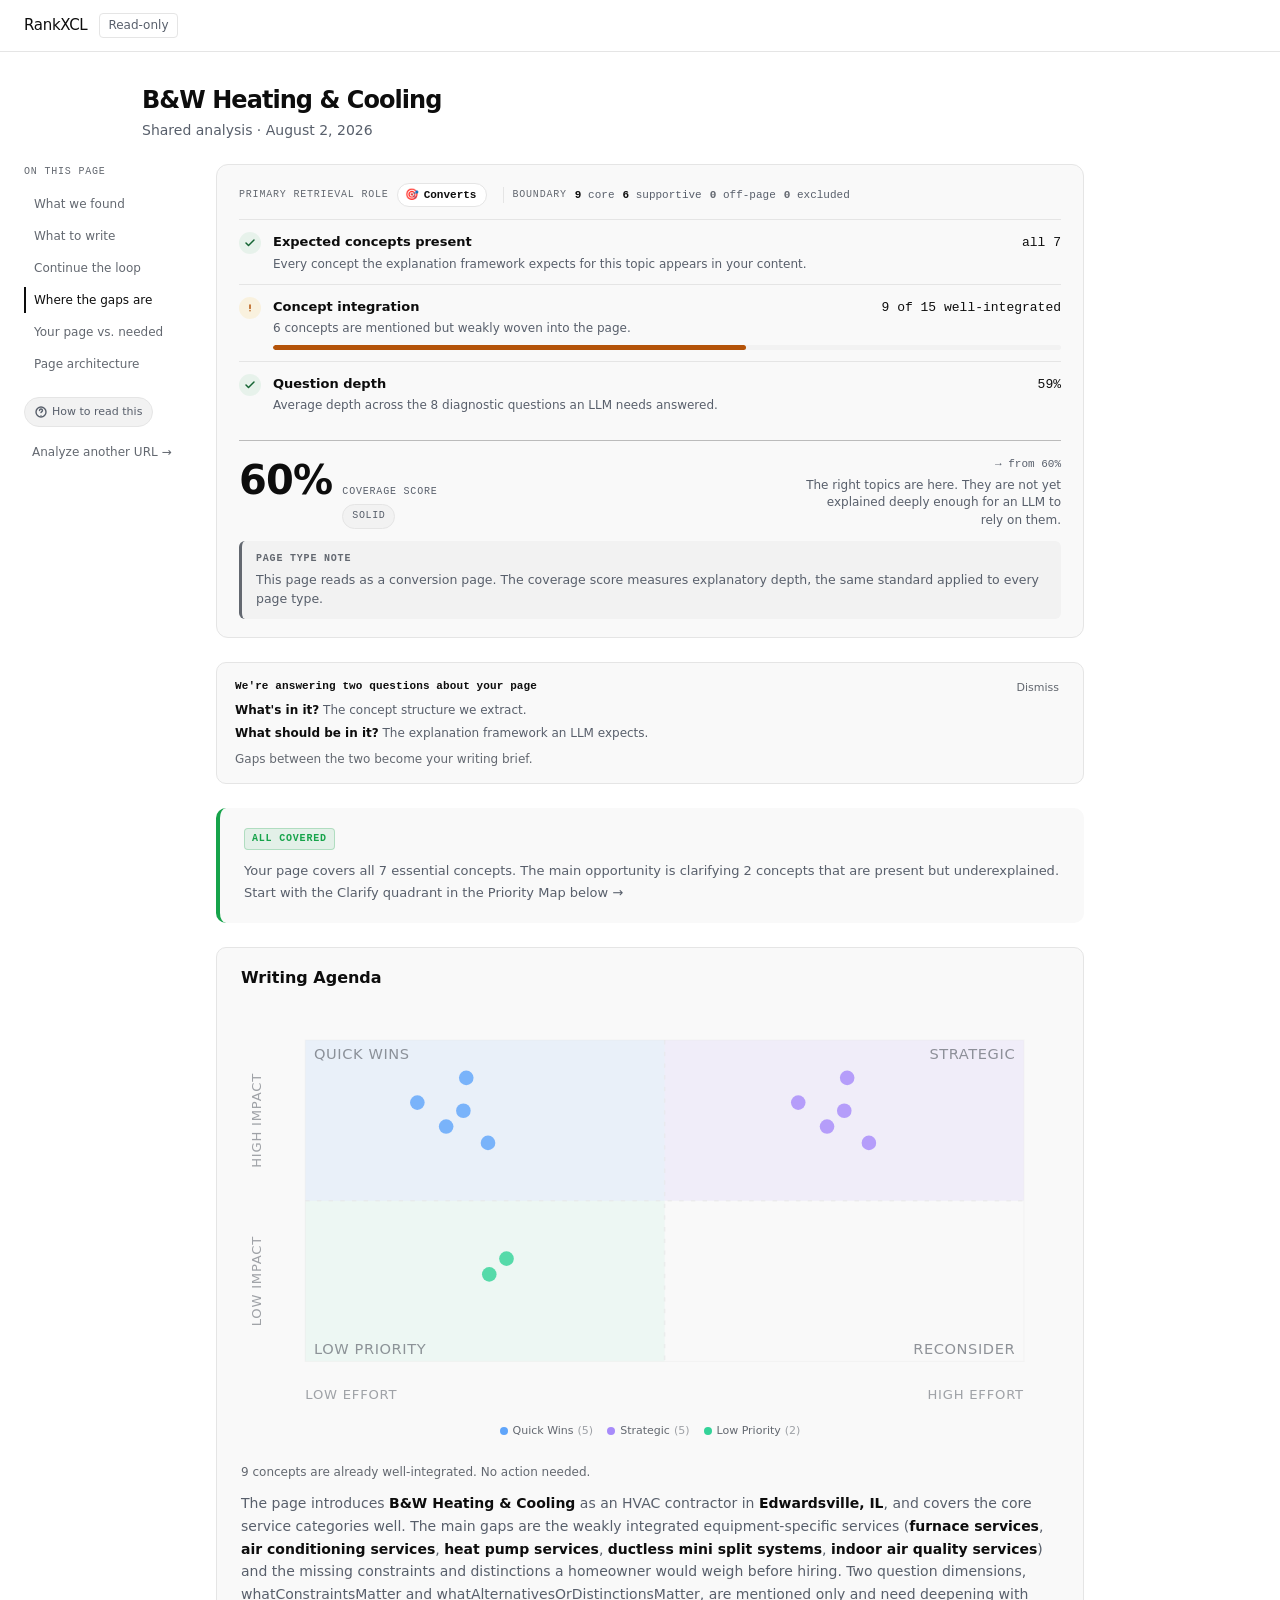
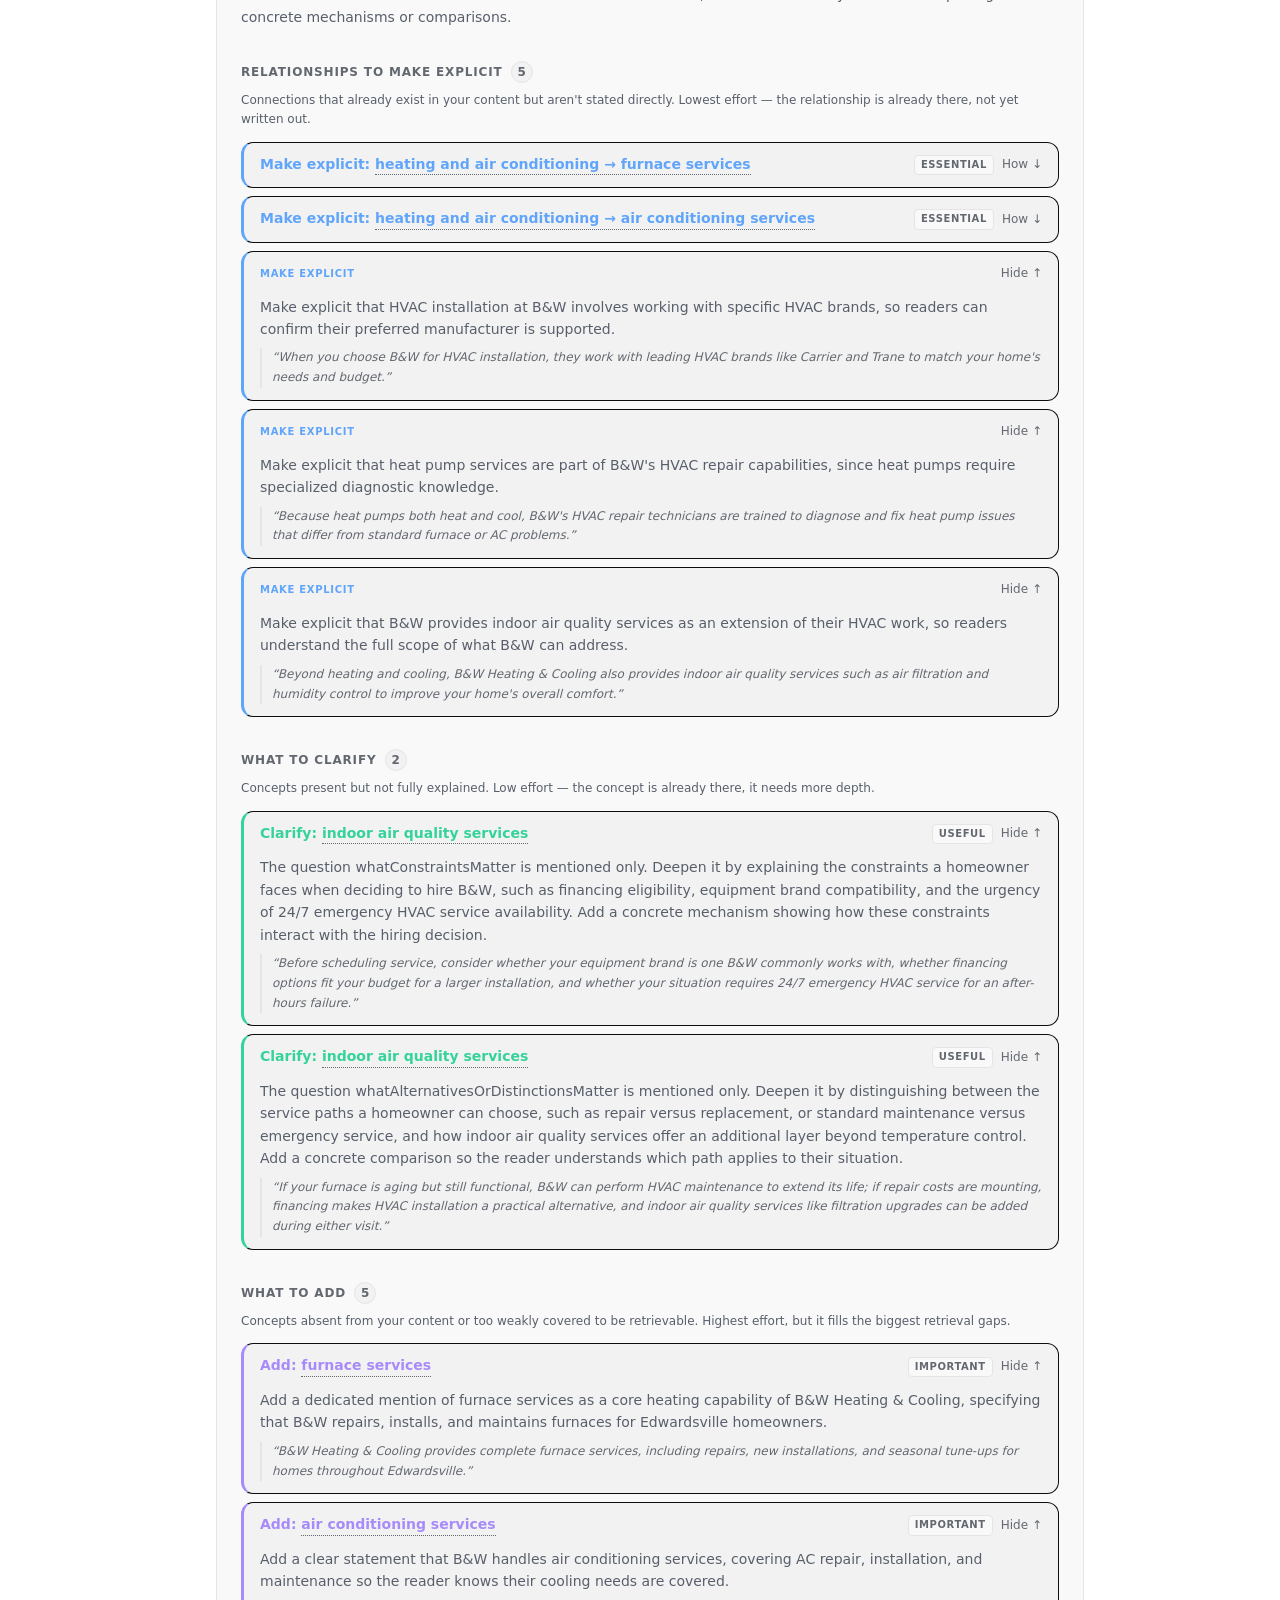
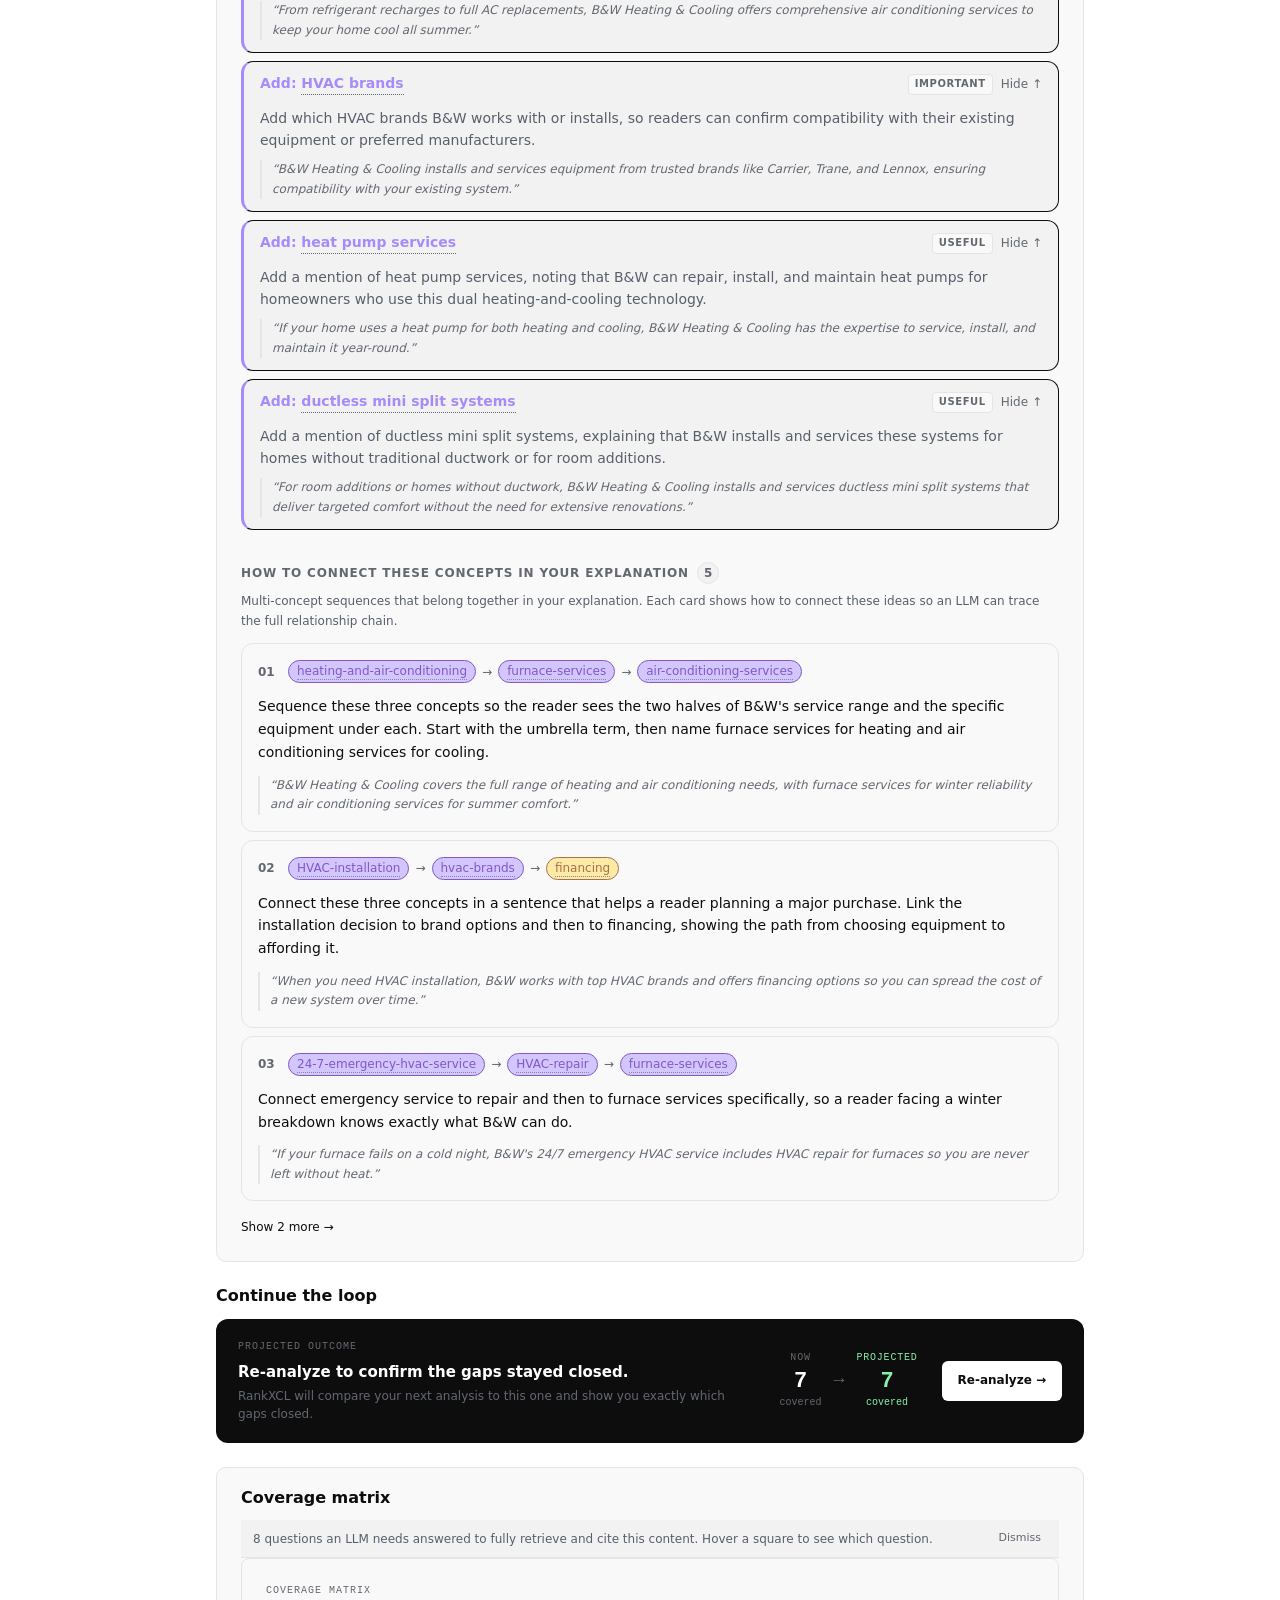
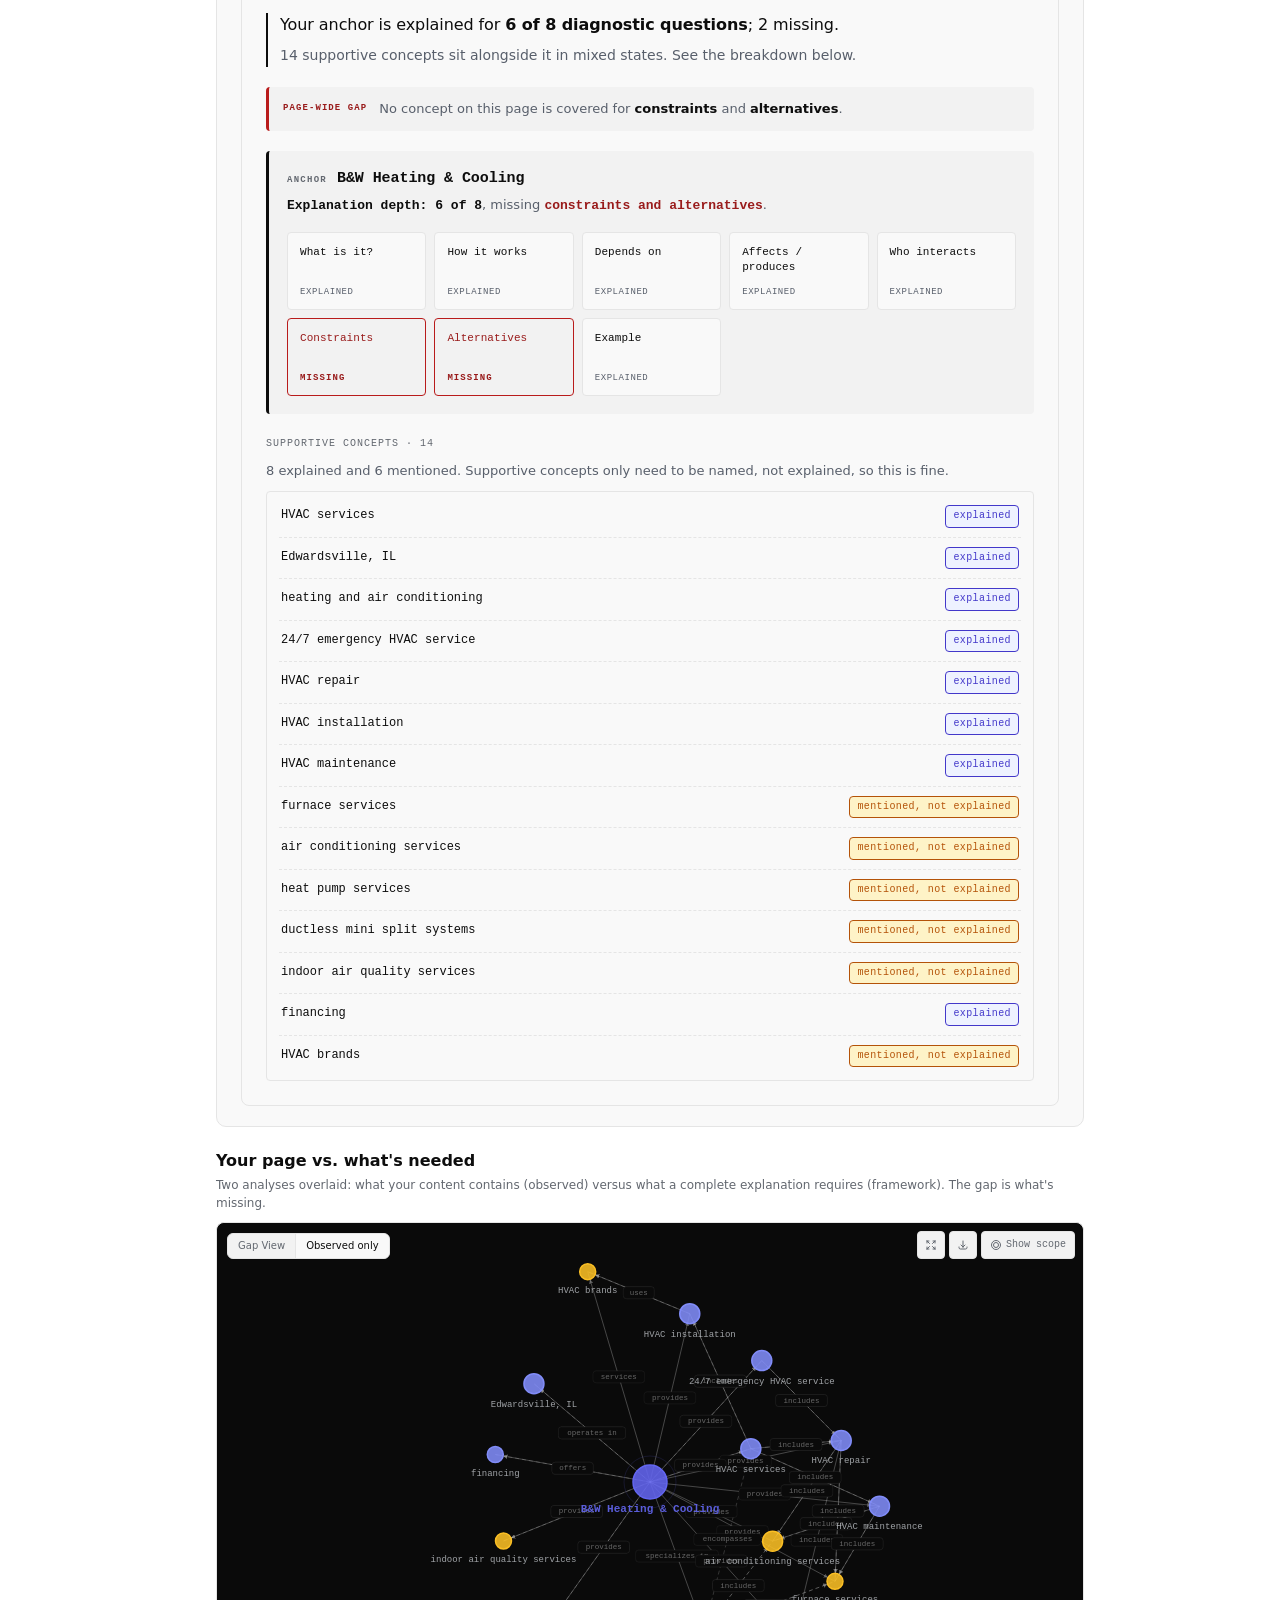
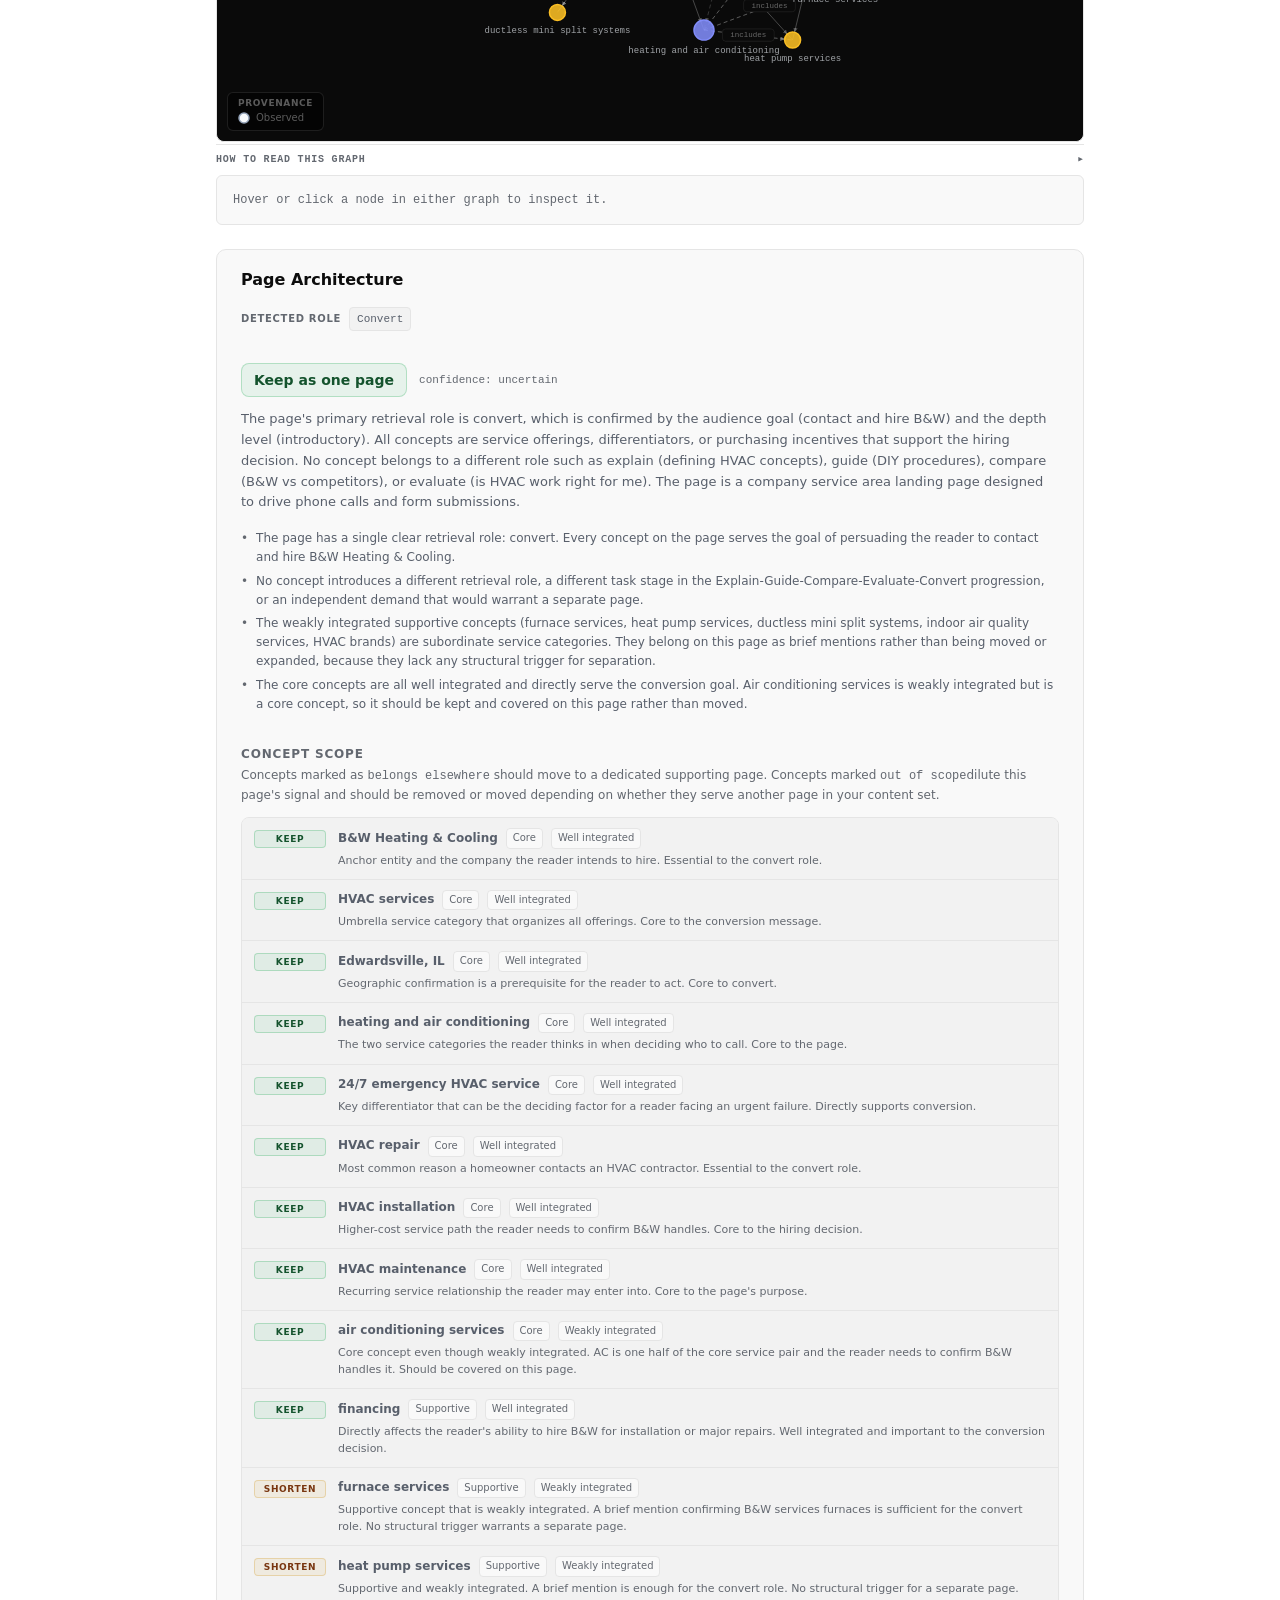
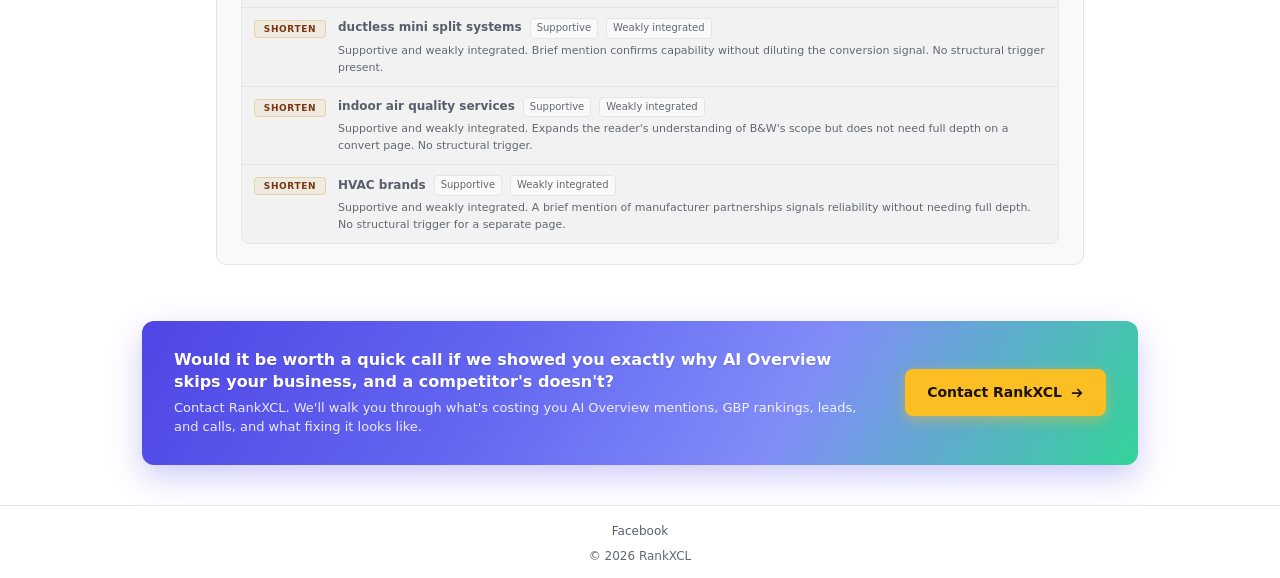
<file: uploads/RankXCL_BW_Heating_Cooling_Report.html>
<!DOCTYPE html>
<html lang="en" class="light">
<head>
<meta charset="utf-8"/>
<meta name="viewport" content="width=device-width, initial-scale=1"/>
<title>RankXCL: Map your content. See what AI can't.</title>
<meta name="description" content="RankXCL maps your content's concept structure, shows what's complete and what's structurally missing, and tells you what to write next, in priority order."/>
<style>
@charset "utf-8";

.driver-active .driver-overlay, .driver-active * { pointer-events: none; }

.driver-active .driver-active-element, .driver-active .driver-active-element *, .driver-popover, .driver-popover * { pointer-events: auto; }

@keyframes animate-fade-in { 
  0% { opacity: 0; }
  100% { opacity: 1; }
}

.driver-fade .driver-overlay { animation: 0.2s ease-in-out 0s 1 normal none running animate-fade-in; }

.driver-fade .driver-popover { animation: 0.2s ease 0s 1 normal none running animate-fade-in; }

.driver-popover { color-scheme: unset; forced-color-adjust: unset; math-depth: unset; position-anchor: unset; text-size-adjust: unset; appearance: unset; font: unset; font-palette: unset; font-synthesis: unset; position-area: unset; text-orientation: unset; text-rendering: unset; text-spacing-trim: unset; -webkit-font-smoothing: unset; -webkit-locale: unset; -webkit-text-orientation: unset; -webkit-writing-mode: unset; writing-mode: unset; zoom: unset; accent-color: unset; place-content: unset; place-items: unset; place-self: unset; alignment-baseline: unset; anchor-name: unset; anchor-scope: unset; animation-composition: unset; animation: unset; animation-trigger: unset; app-region: unset; aspect-ratio: unset; backdrop-filter: unset; backface-visibility: unset; background-attachment: unset; background-blend-mode: unset; background-clip: unset; background-image: unset; background-origin: unset; background-position: unset; background-repeat: unset; background-size: unset; baseline-shift: unset; baseline-source: unset; block-size: unset; border-block: unset; border: unset; border-collapse: unset; border-end-end-radius: unset; border-end-start-radius: unset; border-inline: unset; border-shape: unset; border-start-end-radius: unset; border-start-start-radius: unset; bottom: unset; box-decoration-break: unset; break-after: unset; break-before: unset; break-inside: unset; buffered-rendering: unset; caption-side: unset; caret-animation: unset; caret-color: unset; caret-shape: unset; clear: unset; clip: unset; clip-path: unset; clip-rule: unset; color-interpolation: unset; color-interpolation-filters: unset; color-rendering: unset; columns: unset; column-fill: unset; gap: unset; rule-break: unset; rule: unset; rule-inset: unset; rule-visibility-items: unset; column-span: unset; contain: unset; contain-intrinsic-block-size: unset; contain-intrinsic-size: unset; contain-intrinsic-inline-size: unset; container: unset; content: unset; content-visibility: unset; corner-shape: unset; corner-block-end-shape: unset; corner-block-start-shape: unset; counter-increment: unset; counter-reset: unset; counter-set: unset; cursor: unset; cx: unset; cy: unset; d: unset; display: unset; dominant-baseline: unset; dynamic-range-limit: unset; empty-cells: unset; field-sizing: unset; fill: unset; fill-opacity: unset; fill-rule: unset; filter: unset; flex: unset; flex-flow: unset; flex-line-count: unset; float: unset; flood-color: unset; flood-opacity: unset; grid: unset; grid-area: unset; height: unset; hyphenate-character: unset; hyphenate-limit-chars: unset; hyphens: unset; image-orientation: unset; image-rendering: unset; initial-letter: unset; inline-size: unset; inset-block: unset; inset-inline: unset; interactivity: unset; interest-delay: unset; interpolate-size: unset; isolation: unset; left: unset; letter-spacing: unset; lighting-color: unset; line-break: unset; list-style: unset; margin-block: unset; margin-inline: unset; marker: unset; mask: unset; mask-type: unset; math-shift: unset; math-style: unset; max-block-size: unset; max-height: unset; max-inline-size: unset; min-block-size: unset; min-height: unset; min-inline-size: unset; mix-blend-mode: unset; object-fit: unset; object-position: unset; object-view-box: unset; offset: unset; opacity: unset; order: unset; orphans: unset; outline: unset; outline-offset: unset; overflow-anchor: unset; overflow-block: unset; overflow-clip-margin: unset; overflow-inline: unset; overflow-wrap: unset; overflow: unset; overlay: unset; overscroll-behavior-block: unset; overscroll-behavior-inline: unset; overscroll-behavior: unset; padding-block: unset; padding-inline: unset; page: unset; page-margin-safety: unset; page-orientation: unset; paint-order: unset; perspective: unset; perspective-origin: unset; pointer-events: unset; position-try: unset; position-visibility: unset; print-color-adjust: unset; quotes: unset; r: unset; reading-flow: unset; reading-order: unset; resize: unset; rotate: unset; ruby-align: unset; ruby-position: unset; rule-overlap: unset; rx: unset; ry: unset; scale: unset; scroll-behavior: unset; scroll-initial-target: unset; scroll-margin-block: unset; scroll-margin: unset; scroll-margin-inline: unset; scroll-marker-group: unset; scroll-padding-block: unset; scroll-padding: unset; scroll-padding-inline: unset; scroll-snap-align: unset; scroll-snap-stop: unset; scroll-snap-type: unset; scroll-target-group: unset; scroll-timeline: unset; scrollbar-color: unset; scrollbar-gutter: unset; scrollbar-width: unset; shape-image-threshold: unset; shape-margin: unset; shape-outside: unset; shape-rendering: unset; size: unset; speak: unset; stop-color: unset; stop-opacity: unset; stroke: unset; stroke-dasharray: unset; stroke-dashoffset: unset; stroke-linecap: unset; stroke-linejoin: unset; stroke-miterlimit: unset; stroke-opacity: unset; stroke-width: unset; tab-size: unset; table-layout: unset; text-align: unset; text-align-last: unset; text-anchor: unset; text-autospace: unset; text-box: unset; text-combine-upright: unset; text-decoration: unset; text-decoration-skip-ink: unset; text-emphasis: unset; text-emphasis-position: unset; text-fit: unset; text-indent: unset; text-justify: unset; text-overflow: unset; text-shadow: unset; text-transform: unset; text-underline-offset: unset; text-underline-position: unset; text-wrap: unset; timeline-scope: unset; timeline-trigger: unset; touch-action: unset; transform: unset; transform-box: unset; transform-origin: unset; transform-style: unset; transition: unset; translate: unset; trigger-scope: unset; user-select: unset; vector-effect: unset; vertical-align: unset; view-timeline: unset; view-transition-class: unset; view-transition-group: unset; view-transition-name: unset; view-transition-scope: unset; visibility: unset; border-spacing: unset; -webkit-box-align: unset; -webkit-box-decoration-break: unset; -webkit-box-direction: unset; -webkit-box-flex: unset; -webkit-box-ordinal-group: unset; -webkit-box-orient: unset; -webkit-box-pack: unset; -webkit-box-reflect: unset; -webkit-line-break: unset; -webkit-line-clamp: unset; -webkit-mask-box-image: unset; -webkit-rtl-ordering: unset; -webkit-ruby-position: unset; -webkit-tap-highlight-color: unset; -webkit-text-combine: unset; -webkit-text-decorations-in-effect: unset; -webkit-text-fill-color: unset; -webkit-text-security: unset; -webkit-text-stroke: unset; -webkit-user-drag: unset; white-space-collapse: unset; widows: unset; width: unset; will-change: unset; word-break: unset; word-spacing: unset; x: unset; y: unset; box-sizing: border-box; color: rgb(45, 45, 45); z-index: 1000000000; background-color: rgb(255, 255, 255); border-radius: 5px; min-width: 250px; max-width: 300px; margin: 0px; padding: 15px; position: fixed; top: 0px; right: 0px; box-shadow: rgba(0, 0, 0, 0.4) 0px 1px 10px; }

.driver-popover * { font-family: "Helvetica Neue", Inter, ui-sans-serif, "Apple Color Emoji", Helvetica, Arial, sans-serif; }

.driver-popover-title { zoom: 1; margin: 0px; font: 700 19px / 1.5 sans-serif; display: block; position: relative; }

.driver-popover-close-btn { color-scheme: unset; forced-color-adjust: unset; math-depth: unset; position-anchor: unset; text-size-adjust: unset; appearance: unset; font-family: unset; font-feature-settings: unset; font-kerning: unset; font-language-override: unset; font-optical-sizing: unset; font-palette: unset; font-size-adjust: unset; font-stretch: unset; font-style: unset; font-synthesis: unset; font-variant: unset; font-variation-settings: unset; position-area: unset; text-orientation: unset; text-rendering: unset; text-spacing-trim: unset; -webkit-font-smoothing: unset; -webkit-locale: unset; -webkit-text-orientation: unset; -webkit-writing-mode: unset; writing-mode: unset; zoom: unset; accent-color: unset; place-content: unset; place-items: unset; place-self: unset; alignment-baseline: unset; anchor-name: unset; anchor-scope: unset; animation-composition: unset; animation: unset; animation-trigger: unset; app-region: unset; aspect-ratio: unset; backdrop-filter: unset; backface-visibility: unset; background: unset; background-blend-mode: unset; baseline-shift: unset; baseline-source: unset; block-size: unset; border-block: unset; border: unset; border-radius: unset; border-collapse: unset; border-end-end-radius: unset; border-end-start-radius: unset; border-inline: unset; border-shape: unset; border-start-end-radius: unset; border-start-start-radius: unset; bottom: unset; box-decoration-break: unset; box-shadow: unset; box-sizing: unset; break-after: unset; break-before: unset; break-inside: unset; buffered-rendering: unset; caption-side: unset; caret-animation: unset; caret-color: unset; caret-shape: unset; clear: unset; clip: unset; clip-path: unset; clip-rule: unset; color-interpolation: unset; color-interpolation-filters: unset; color-rendering: unset; columns: unset; column-fill: unset; gap: unset; rule-break: unset; rule: unset; rule-inset: unset; rule-visibility-items: unset; column-span: unset; contain: unset; contain-intrinsic-block-size: unset; contain-intrinsic-size: unset; contain-intrinsic-inline-size: unset; container: unset; content: unset; content-visibility: unset; corner-shape: unset; corner-block-end-shape: unset; corner-block-start-shape: unset; counter-increment: unset; counter-reset: unset; counter-set: unset; cx: unset; cy: unset; d: unset; display: unset; dominant-baseline: unset; dynamic-range-limit: unset; empty-cells: unset; field-sizing: unset; fill: unset; fill-opacity: unset; fill-rule: unset; filter: unset; flex: unset; flex-flow: unset; flex-line-count: unset; float: unset; flood-color: unset; flood-opacity: unset; grid: unset; grid-area: unset; hyphenate-character: unset; hyphenate-limit-chars: unset; hyphens: unset; image-orientation: unset; image-rendering: unset; initial-letter: unset; inline-size: unset; inset-block: unset; inset-inline: unset; interactivity: unset; interest-delay: unset; interpolate-size: unset; isolation: unset; left: unset; letter-spacing: unset; lighting-color: unset; line-break: unset; line-height: unset; list-style: unset; margin-block: unset; margin: unset; margin-inline: unset; marker: unset; mask: unset; mask-type: unset; math-shift: unset; math-style: unset; max-block-size: unset; max-height: unset; max-inline-size: unset; max-width: unset; min-block-size: unset; min-height: unset; min-inline-size: unset; min-width: unset; mix-blend-mode: unset; object-fit: unset; object-position: unset; object-view-box: unset; offset: unset; opacity: unset; order: unset; orphans: unset; outline: unset; outline-offset: unset; overflow-anchor: unset; overflow-block: unset; overflow-clip-margin: unset; overflow-inline: unset; overflow-wrap: unset; overflow: unset; overlay: unset; overscroll-behavior-block: unset; overscroll-behavior-inline: unset; overscroll-behavior: unset; padding-block: unset; padding: unset; padding-inline: unset; page: unset; page-margin-safety: unset; page-orientation: unset; paint-order: unset; perspective: unset; perspective-origin: unset; pointer-events: unset; position-try: unset; position-visibility: unset; print-color-adjust: unset; quotes: unset; r: unset; reading-flow: unset; reading-order: unset; resize: unset; rotate: unset; ruby-align: unset; ruby-position: unset; rule-overlap: unset; rx: unset; ry: unset; scale: unset; scroll-behavior: unset; scroll-initial-target: unset; scroll-margin-block: unset; scroll-margin: unset; scroll-margin-inline: unset; scroll-marker-group: unset; scroll-padding-block: unset; scroll-padding: unset; scroll-padding-inline: unset; scroll-snap-align: unset; scroll-snap-stop: unset; scroll-snap-type: unset; scroll-target-group: unset; scroll-timeline: unset; scrollbar-color: unset; scrollbar-gutter: unset; scrollbar-width: unset; shape-image-threshold: unset; shape-margin: unset; shape-outside: unset; shape-rendering: unset; size: unset; speak: unset; stop-color: unset; stop-opacity: unset; stroke: unset; stroke-dasharray: unset; stroke-dashoffset: unset; stroke-linecap: unset; stroke-linejoin: unset; stroke-miterlimit: unset; stroke-opacity: unset; stroke-width: unset; tab-size: unset; table-layout: unset; text-align-last: unset; text-anchor: unset; text-autospace: unset; text-box: unset; text-combine-upright: unset; text-decoration: unset; text-decoration-skip-ink: unset; text-emphasis: unset; text-emphasis-position: unset; text-fit: unset; text-indent: unset; text-justify: unset; text-overflow: unset; text-shadow: unset; text-transform: unset; text-underline-offset: unset; text-underline-position: unset; text-wrap: unset; timeline-scope: unset; timeline-trigger: unset; touch-action: unset; transform: unset; transform-box: unset; transform-origin: unset; transform-style: unset; translate: unset; trigger-scope: unset; user-select: unset; vector-effect: unset; vertical-align: unset; view-timeline: unset; view-transition-class: unset; view-transition-group: unset; view-transition-name: unset; view-transition-scope: unset; visibility: unset; border-spacing: unset; -webkit-box-align: unset; -webkit-box-decoration-break: unset; -webkit-box-direction: unset; -webkit-box-flex: unset; -webkit-box-ordinal-group: unset; -webkit-box-orient: unset; -webkit-box-pack: unset; -webkit-box-reflect: unset; -webkit-line-break: unset; -webkit-line-clamp: unset; -webkit-mask-box-image: unset; -webkit-rtl-ordering: unset; -webkit-ruby-position: unset; -webkit-tap-highlight-color: unset; -webkit-text-combine: unset; -webkit-text-decorations-in-effect: unset; -webkit-text-fill-color: unset; -webkit-text-security: unset; -webkit-text-stroke: unset; -webkit-user-drag: unset; white-space-collapse: unset; widows: unset; will-change: unset; word-break: unset; word-spacing: unset; x: unset; y: unset; cursor: pointer; color: rgb(210, 210, 210); z-index: 1; text-align: center; width: 32px; height: 28px; font-size: 18px; font-weight: 500; transition: color 0.2s; position: absolute; top: 0px; right: 0px; }

.driver-popover-close-btn:hover, .driver-popover-close-btn:focus { color: rgb(45, 45, 45); }

.driver-popover-title[style*="block"] + .driver-popover-description { margin-top: 5px; }

.driver-popover-description { zoom: 1; margin-bottom: 0px; font: 400 14px / 1.5 sans-serif; }

.driver-popover-footer { text-align: right; zoom: 1; justify-content: space-between; align-items: center; margin-top: 15px; display: flex; }

.driver-popover-progress-text { color: rgb(114, 114, 114); zoom: 1; font-size: 13px; font-weight: 400; }

.driver-popover-footer button { color-scheme: unset; forced-color-adjust: unset; math-depth: unset; position: unset; position-anchor: unset; text-size-adjust: unset; appearance: unset; font-palette: unset; font-synthesis: unset; position-area: unset; text-orientation: unset; text-rendering: unset; text-spacing-trim: unset; -webkit-font-smoothing: unset; -webkit-locale: unset; -webkit-text-orientation: unset; -webkit-writing-mode: unset; writing-mode: unset; accent-color: unset; place-content: unset; place-items: unset; place-self: unset; alignment-baseline: unset; anchor-name: unset; anchor-scope: unset; animation-composition: unset; animation: unset; animation-trigger: unset; app-region: unset; aspect-ratio: unset; backdrop-filter: unset; backface-visibility: unset; background-attachment: unset; background-blend-mode: unset; background-clip: unset; background-image: unset; background-origin: unset; background-position: unset; background-repeat: unset; background-size: unset; baseline-shift: unset; baseline-source: unset; block-size: unset; border-block: unset; border-collapse: unset; border-end-end-radius: unset; border-end-start-radius: unset; border-inline: unset; border-shape: unset; border-start-end-radius: unset; border-start-start-radius: unset; inset: unset; box-decoration-break: unset; box-shadow: unset; break-after: unset; break-before: unset; break-inside: unset; buffered-rendering: unset; caption-side: unset; caret-animation: unset; caret-color: unset; caret-shape: unset; clear: unset; clip: unset; clip-path: unset; clip-rule: unset; color-interpolation: unset; color-interpolation-filters: unset; color-rendering: unset; columns: unset; column-fill: unset; gap: unset; rule-break: unset; rule: unset; rule-inset: unset; rule-visibility-items: unset; column-span: unset; contain: unset; contain-intrinsic-block-size: unset; contain-intrinsic-size: unset; contain-intrinsic-inline-size: unset; container: unset; content: unset; content-visibility: unset; corner-shape: unset; corner-block-end-shape: unset; corner-block-start-shape: unset; counter-increment: unset; counter-reset: unset; counter-set: unset; cx: unset; cy: unset; d: unset; dominant-baseline: unset; dynamic-range-limit: unset; empty-cells: unset; field-sizing: unset; fill: unset; fill-opacity: unset; fill-rule: unset; filter: unset; flex: unset; flex-flow: unset; flex-line-count: unset; float: unset; flood-color: unset; flood-opacity: unset; grid: unset; grid-area: unset; height: unset; hyphenate-character: unset; hyphenate-limit-chars: unset; hyphens: unset; image-orientation: unset; image-rendering: unset; initial-letter: unset; inline-size: unset; inset-block: unset; inset-inline: unset; interactivity: unset; interest-delay: unset; interpolate-size: unset; isolation: unset; letter-spacing: unset; lighting-color: unset; line-break: unset; list-style: unset; margin-block: unset; margin: unset; margin-inline: unset; marker: unset; mask: unset; mask-type: unset; math-shift: unset; math-style: unset; max-block-size: unset; max-height: unset; max-inline-size: unset; max-width: unset; min-block-size: unset; min-height: unset; min-inline-size: unset; min-width: unset; mix-blend-mode: unset; object-fit: unset; object-position: unset; object-view-box: unset; offset: unset; opacity: unset; order: unset; orphans: unset; outline-offset: unset; overflow-anchor: unset; overflow-block: unset; overflow-clip-margin: unset; overflow-inline: unset; overflow-wrap: unset; overflow: unset; overlay: unset; overscroll-behavior-block: unset; overscroll-behavior-inline: unset; overscroll-behavior: unset; padding-block: unset; padding-inline: unset; page: unset; page-margin-safety: unset; page-orientation: unset; paint-order: unset; perspective: unset; perspective-origin: unset; pointer-events: unset; position-try: unset; position-visibility: unset; print-color-adjust: unset; quotes: unset; r: unset; reading-flow: unset; reading-order: unset; resize: unset; rotate: unset; ruby-align: unset; ruby-position: unset; rule-overlap: unset; rx: unset; ry: unset; scale: unset; scroll-behavior: unset; scroll-initial-target: unset; scroll-margin-block: unset; scroll-margin: unset; scroll-margin-inline: unset; scroll-marker-group: unset; scroll-padding-block: unset; scroll-padding: unset; scroll-padding-inline: unset; scroll-snap-align: unset; scroll-snap-stop: unset; scroll-snap-type: unset; scroll-target-group: unset; scroll-timeline: unset; scrollbar-color: unset; scrollbar-gutter: unset; scrollbar-width: unset; shape-image-threshold: unset; shape-margin: unset; shape-outside: unset; shape-rendering: unset; size: unset; speak: unset; stop-color: unset; stop-opacity: unset; stroke: unset; stroke-dasharray: unset; stroke-dashoffset: unset; stroke-linecap: unset; stroke-linejoin: unset; stroke-miterlimit: unset; stroke-opacity: unset; stroke-width: unset; tab-size: unset; table-layout: unset; text-align: unset; text-align-last: unset; text-anchor: unset; text-autospace: unset; text-box: unset; text-combine-upright: unset; text-decoration-skip-ink: unset; text-emphasis: unset; text-emphasis-position: unset; text-fit: unset; text-indent: unset; text-justify: unset; text-overflow: unset; text-transform: unset; text-underline-offset: unset; text-underline-position: unset; text-wrap: unset; timeline-scope: unset; timeline-trigger: unset; touch-action: unset; transform: unset; transform-box: unset; transform-origin: unset; transform-style: unset; transition: unset; translate: unset; trigger-scope: unset; user-select: unset; vector-effect: unset; vertical-align: unset; view-timeline: unset; view-transition-class: unset; view-transition-group: unset; view-transition-name: unset; view-transition-scope: unset; visibility: unset; border-spacing: unset; -webkit-box-align: unset; -webkit-box-decoration-break: unset; -webkit-box-direction: unset; -webkit-box-flex: unset; -webkit-box-ordinal-group: unset; -webkit-box-orient: unset; -webkit-box-pack: unset; -webkit-box-reflect: unset; -webkit-line-break: unset; -webkit-line-clamp: unset; -webkit-mask-box-image: unset; -webkit-rtl-ordering: unset; -webkit-ruby-position: unset; -webkit-tap-highlight-color: unset; -webkit-text-combine: unset; -webkit-text-decorations-in-effect: unset; -webkit-text-fill-color: unset; -webkit-text-security: unset; -webkit-text-stroke: unset; -webkit-user-drag: unset; white-space-collapse: unset; widows: unset; width: unset; will-change: unset; word-break: unset; word-spacing: unset; x: unset; y: unset; z-index: unset; box-sizing: border-box; text-shadow: rgb(255, 255, 255) 1px 1px; color: rgb(45, 45, 45); cursor: pointer; zoom: 1; background-color: rgb(255, 255, 255); border: 1px solid rgb(204, 204, 204); border-radius: 3px; outline: 0px; padding: 3px 7px; font: 12px / 1.3 sans-serif; text-decoration: none; display: inline-block; }

.driver-popover-footer .driver-popover-btn-disabled { opacity: 0.5; pointer-events: none; }

:not(body):has(> .driver-active-element) { overflow: hidden !important; }

.driver-no-interaction, .driver-no-interaction * { pointer-events: none !important; }

.driver-popover-footer button:hover, .driver-popover-footer button:focus { background-color: rgb(247, 247, 247); }

.driver-popover-navigation-btns { flex-grow: 1; justify-content: flex-end; display: flex; }

.driver-popover-navigation-btns button + button { margin-left: 4px; }

.driver-popover-arrow { content: ""; border: 5px solid rgb(255, 255, 255); position: absolute; }

.driver-popover-arrow-side-over { display: none; }

.driver-popover-arrow-side-left { border-top-color: rgba(0, 0, 0, 0); border-bottom-color: rgba(0, 0, 0, 0); border-right-color: rgba(0, 0, 0, 0); left: 100%; }

.driver-popover-arrow-side-right { border-top-color: rgba(0, 0, 0, 0); border-bottom-color: rgba(0, 0, 0, 0); border-left-color: rgba(0, 0, 0, 0); right: 100%; }

.driver-popover-arrow-side-top { border-bottom-color: rgba(0, 0, 0, 0); border-left-color: rgba(0, 0, 0, 0); border-right-color: rgba(0, 0, 0, 0); top: 100%; }

.driver-popover-arrow-side-bottom { border-top-color: rgba(0, 0, 0, 0); border-left-color: rgba(0, 0, 0, 0); border-right-color: rgba(0, 0, 0, 0); bottom: 100%; }

.driver-popover-arrow-side-center { display: none; }

.driver-popover-arrow-side-left.driver-popover-arrow-align-start, .driver-popover-arrow-side-right.driver-popover-arrow-align-start { top: 15px; }

.driver-popover-arrow-side-top.driver-popover-arrow-align-start, .driver-popover-arrow-side-bottom.driver-popover-arrow-align-start { left: 15px; }

.driver-popover-arrow-align-end.driver-popover-arrow-side-left, .driver-popover-arrow-align-end.driver-popover-arrow-side-right { bottom: 15px; }

.driver-popover-arrow-side-top.driver-popover-arrow-align-end, .driver-popover-arrow-side-bottom.driver-popover-arrow-align-end { right: 15px; }

.driver-popover-arrow-side-left.driver-popover-arrow-align-center, .driver-popover-arrow-side-right.driver-popover-arrow-align-center { margin-top: -5px; top: 50%; }

.driver-popover-arrow-side-top.driver-popover-arrow-align-center, .driver-popover-arrow-side-bottom.driver-popover-arrow-align-center { margin-left: -5px; left: 50%; }

.driver-popover-arrow-none { display: none; }

@charset "utf-8";

@font-face { font-family: Geist; font-style: normal; font-weight: 100 900; font-display: swap; src: url("../media/fef07dbb0973bf53-s.12tyk43_3sh9u.woff2?dpl=dpl_DCpkAAwaFVnwvV6MnwtTUBuFXLPH") format("woff2"); unicode-range: U+460-52F, U+1C80-1C8A, U+20B4, U+2DE0-2DFF, U+A640-A69F, U+FE2E-FE2F; }

@font-face { font-family: Geist; font-style: normal; font-weight: 100 900; font-display: swap; src: url("../media/8a480f0b521d4e75-s.0jzbimsg8vl84.woff2?dpl=dpl_DCpkAAwaFVnwvV6MnwtTUBuFXLPH") format("woff2"); unicode-range: U+301, U+400-45F, U+490-491, U+4B0-4B1, U+2116; }

@font-face { font-family: Geist; font-style: normal; font-weight: 100 900; font-display: swap; src: url("../media/53b9e256198e5412-s.0-wfv7uh4i7h9.woff2?dpl=dpl_DCpkAAwaFVnwvV6MnwtTUBuFXLPH") format("woff2"); unicode-range: U+102-103, U+110-111, U+128-129, U+168-169, U+1A0-1A1, U+1AF-1B0, U+300-301, U+303-304, U+308-309, U+323, U+329, U+1EA0-1EF9, U+20AB; }

@font-face { font-family: Geist; font-style: normal; font-weight: 100 900; font-display: swap; src: url("../media/7178b3e590c64307-s.0nx0ww8fni_q3.woff2?dpl=dpl_DCpkAAwaFVnwvV6MnwtTUBuFXLPH") format("woff2"); unicode-range: U+100-2BA, U+2BD-2C5, U+2C7-2CC, U+2CE-2D7, U+2DD-2FF, U+304, U+308, U+329, U+1D00-1DBF, U+1E00-1E9F, U+1EF2-1EFF, U+2020, U+20A0-20AB, U+20AD-20C0, U+2113, U+2C60-2C7F, U+A720-A7FF; }

@font-face { font-family: Geist; font-style: normal; font-weight: 100 900; font-display: swap; src: url("../media/caa3a2e1cccd8315-s.p.09~u27dqhyhd6.woff2?dpl=dpl_DCpkAAwaFVnwvV6MnwtTUBuFXLPH") format("woff2"); unicode-range: U+0-FF, U+131, U+152-153, U+2BB-2BC, U+2C6, U+2DA, U+2DC, U+304, U+308, U+329, U+2000-206F, U+20AC, U+2122, U+2191, U+2193, U+2212, U+2215, U+FEFF, U+FFFD; }

@font-face { font-family: "Geist Fallback"; src: local("Arial"); ascent-override: 95.94%; descent-override: 28.16%; line-gap-override: 0%; size-adjust: 104.76%; }

.geist_a71539c9-module__T19VSG__className { font-family: Geist, "Geist Fallback"; font-style: normal; }

.geist_a71539c9-module__T19VSG__variable { --font-geist-sans: "Geist", "Geist Fallback"; }

@font-face { font-family: "Geist Mono"; font-style: normal; font-weight: 100 900; font-display: swap; src: url("../media/5ce348bf30bf5439-s.0zgw-jeven.3w.woff2?dpl=dpl_DCpkAAwaFVnwvV6MnwtTUBuFXLPH") format("woff2"); unicode-range: U+460-52F, U+1C80-1C8A, U+20B4, U+2DE0-2DFF, U+A640-A69F, U+FE2E-FE2F; }

@font-face { font-family: "Geist Mono"; font-style: normal; font-weight: 100 900; font-display: swap; src: url("../media/4fa387ec64143e14-s.0wkzw~je483f-.woff2?dpl=dpl_DCpkAAwaFVnwvV6MnwtTUBuFXLPH") format("woff2"); unicode-range: U+301, U+400-45F, U+490-491, U+4B0-4B1, U+2116; }

@font-face { font-family: "Geist Mono"; font-style: normal; font-weight: 100 900; font-display: swap; src: url("../media/6306c77e7c8268e4-s.0rhz0arwfsn~5.woff2?dpl=dpl_DCpkAAwaFVnwvV6MnwtTUBuFXLPH") format("woff2"); unicode-range: U+2000-2001, U+2004-2008, U+200A, U+23B8-23BD, U+2500-259F; }

@font-face { font-family: "Geist Mono"; font-style: normal; font-weight: 100 900; font-display: swap; src: url("../media/7d817b4c03b0c5f1-s.0l76wvqk9d84w.woff2?dpl=dpl_DCpkAAwaFVnwvV6MnwtTUBuFXLPH") format("woff2"); unicode-range: U+102-103, U+110-111, U+128-129, U+168-169, U+1A0-1A1, U+1AF-1B0, U+300-301, U+303-304, U+308-309, U+323, U+329, U+1EA0-1EF9, U+20AB; }

@font-face { font-family: "Geist Mono"; font-style: normal; font-weight: 100 900; font-display: swap; src: url("../media/bbc41e54d2fcbd21-s.0k4k9394f2q-k.woff2?dpl=dpl_DCpkAAwaFVnwvV6MnwtTUBuFXLPH") format("woff2"); unicode-range: U+100-2BA, U+2BD-2C5, U+2C7-2CC, U+2CE-2D7, U+2DD-2FF, U+304, U+308, U+329, U+1D00-1DBF, U+1E00-1E9F, U+1EF2-1EFF, U+2020, U+20A0-20AB, U+20AD-20C0, U+2113, U+2C60-2C7F, U+A720-A7FF; }

@font-face { font-family: "Geist Mono"; font-style: normal; font-weight: 100 900; font-display: swap; src: url("../media/797e433ab948586e-s.p.08e28id.o-okb.woff2?dpl=dpl_DCpkAAwaFVnwvV6MnwtTUBuFXLPH") format("woff2"); unicode-range: U+0-FF, U+131, U+152-153, U+2BB-2BC, U+2C6, U+2DA, U+2DC, U+304, U+308, U+329, U+2000-206F, U+20AC, U+2122, U+2191, U+2193, U+2212, U+2215, U+FEFF, U+FFFD; }

@font-face { font-family: "Geist Mono Fallback"; src: local("Arial"); ascent-override: 74.67%; descent-override: 21.92%; line-gap-override: 0%; size-adjust: 134.59%; }

.geist_mono_8d43a2aa-module__8Li5zG__className { font-family: "Geist Mono", "Geist Mono Fallback"; font-style: normal; }

.geist_mono_8d43a2aa-module__8Li5zG__variable { --font-geist-mono: "Geist Mono", "Geist Mono Fallback"; }

@layer properties {
  @supports (((-webkit-hyphens:none)) and (not (margin-trim:inline))) or ((-moz-orient:inline) and (not (color:rgb(from red r g b)))) {
  *, ::before, ::after, ::backdrop { --tw-translate-x: 0; --tw-translate-y: 0; --tw-translate-z: 0; --tw-rotate-x: initial; --tw-rotate-y: initial; --tw-rotate-z: initial; --tw-skew-x: initial; --tw-skew-y: initial; --tw-space-y-reverse: 0; --tw-space-x-reverse: 0; --tw-divide-y-reverse: 0; --tw-border-style: solid; --tw-leading: initial; --tw-font-weight: initial; --tw-tracking: initial; --tw-ordinal: initial; --tw-slashed-zero: initial; --tw-numeric-figure: initial; --tw-numeric-spacing: initial; --tw-numeric-fraction: initial; --tw-shadow: 0 0 #0000; --tw-shadow-color: initial; --tw-shadow-alpha: 100%; --tw-inset-shadow: 0 0 #0000; --tw-inset-shadow-color: initial; --tw-inset-shadow-alpha: 100%; --tw-ring-color: initial; --tw-ring-shadow: 0 0 #0000; --tw-inset-ring-color: initial; --tw-inset-ring-shadow: 0 0 #0000; --tw-ring-inset: initial; --tw-ring-offset-width: 0px; --tw-ring-offset-color: #fff; --tw-ring-offset-shadow: 0 0 #0000; --tw-outline-style: solid; --tw-blur: initial; --tw-brightness: initial; --tw-contrast: initial; --tw-grayscale: initial; --tw-hue-rotate: initial; --tw-invert: initial; --tw-opacity: initial; --tw-saturate: initial; --tw-sepia: initial; --tw-drop-shadow: initial; --tw-drop-shadow-color: initial; --tw-drop-shadow-alpha: 100%; --tw-drop-shadow-size: initial; --tw-backdrop-blur: initial; --tw-backdrop-brightness: initial; --tw-backdrop-contrast: initial; --tw-backdrop-grayscale: initial; --tw-backdrop-hue-rotate: initial; --tw-backdrop-invert: initial; --tw-backdrop-opacity: initial; --tw-backdrop-saturate: initial; --tw-backdrop-sepia: initial; --tw-duration: initial; --tw-ease: initial; --tw-content: ""; }
}
}

@layer theme {
  :root, :host { --font-sans: ui-sans-serif, system-ui, sans-serif, "Apple Color Emoji", "Segoe UI Emoji", "Segoe UI Symbol", "Noto Color Emoji"; --font-mono: ui-monospace, SFMono-Regular, Menlo, Monaco, Consolas, "Liberation Mono", "Courier New", monospace; --color-yellow-50: #fefce8; --color-yellow-200: #fff085; --color-yellow-300: #ffe02a; --color-yellow-600: #cd8900; --color-yellow-800: #874b00; --color-yellow-900: #733e0a; --color-green-50: #f0fdf4; --color-green-200: #b9f8cf; --color-green-300: #7bf1a8; --color-green-600: #00a544; --color-green-800: #016630; --color-green-900: #0d542b; --color-blue-50: #eff6ff; --color-blue-200: #bedbff; --color-blue-300: #90c5ff; --color-blue-600: #155dfc; --color-blue-800: #193cb8; --color-blue-900: #1c398e; --color-gray-50: #f9fafb; --color-gray-100: #f3f4f6; --color-gray-200: #e5e7eb; --color-gray-300: #d1d5dc; --color-gray-400: #99a1af; --color-gray-500: #6a7282; --color-gray-600: #4a5565; --color-gray-700: #364153; --color-gray-800: #1e2939; --color-gray-900: #101828; --color-gray-950: #030712; --color-neutral-50: #fafafa; --color-neutral-200: #e5e5e5; --color-neutral-300: #d4d4d4; --color-neutral-500: #737373; --color-neutral-700: #404040; --color-neutral-800: #262626; --color-neutral-900: #171717; --color-white: #fff; --spacing: .25rem; --breakpoint-md: 48rem; --container-sm: 24rem; --container-md: 28rem; --container-xl: 36rem; --container-2xl: 42rem; --container-3xl: 48rem; --container-7xl: 80rem; --text-xs: .75rem; --text-xs--line-height: calc(1 / .75); --text-sm: .875rem; --text-sm--line-height: calc(1.25 / .875); --text-base: 1rem; --text-base--line-height: calc(1.5 / 1); --text-lg: 1.125rem; --text-lg--line-height: calc(1.75 / 1.125); --text-xl: 1.25rem; --text-xl--line-height: calc(1.75 / 1.25); --text-2xl: 1.5rem; --text-2xl--line-height: calc(2 / 1.5); --text-3xl: 1.875rem; --text-3xl--line-height: calc(2.25 / 1.875); --font-weight-normal: 400; --font-weight-medium: 500; --font-weight-semibold: 600; --font-weight-bold: 700; --tracking-tight: -.025em; --leading-tight: 1.25; --leading-relaxed: 1.625; --radius-xs: .125rem; --radius-sm: .25rem; --radius-md: .375rem; --radius-lg: .5rem; --radius-xl: .75rem; --radius-2xl: 1rem; --shadow-md: 0 4px 6px -1px #0000001a, 0 2px 4px -2px #0000001a; --ease-in: cubic-bezier(.4, 0, 1, 1); --ease-out: cubic-bezier(0, 0, .2, 1); --ease-in-out: cubic-bezier(.4, 0, .2, 1); --animate-spin: spin 1s linear infinite; --animate-pulse: pulse 2s cubic-bezier(.4, 0, .6, 1) infinite; --blur-xl: 24px; --default-transition-duration: .15s; --default-transition-timing-function: cubic-bezier(.4, 0, .2, 1); --default-font-family: var(--font-sans); --default-mono-font-family: var(--font-mono); --animate-fade-in-up: fadeIn .35s ease both; }
  @supports (color:lab(0% 0 0)) {
  :root, :host { --color-yellow-50: lab(98.6846% -1.79055 9.7766); --color-yellow-200: lab(94.3433% -5.00429 52.9663); --color-yellow-300: lab(89.7033% -.480294 84.4917); --color-yellow-600: lab(62.7799% 22.4197 86.1544); --color-yellow-800: lab(38.7484% 23.5833 51.4916); --color-yellow-900: lab(32.3865% 21.1273 38.5959); --color-green-50: lab(98.1563% -5.60117 2.75915); --color-green-200: lab(92.4222% -26.4702 12.9427); --color-green-300: lab(86.9953% -47.2691 25.0054); --color-green-600: lab(59.0978% -58.6621 41.2579); --color-green-800: lab(37.4616% -36.7971 22.9692); --color-green-900: lab(30.797% -29.6927 17.382); --color-blue-50: lab(96.492% -1.14644 -5.11479); --color-blue-200: lab(86.15% -4.04379 -21.0797); --color-blue-300: lab(77.5052% -6.4629 -36.42); --color-blue-600: lab(44.0605% 29.0279 -86.0352); --color-blue-800: lab(30.2514% 27.7853 -70.2699); --color-blue-900: lab(26.1542% 15.7545 -51.5504); --color-gray-50: lab(98.2596% -.247031 -.706708); --color-gray-100: lab(96.1596% -.0823438 -1.13575); --color-gray-200: lab(91.6229% -.159115 -2.26791); --color-gray-300: lab(85.1236% -.612259 -3.7138); --color-gray-400: lab(65.9269% -.832707 -8.17473); --color-gray-500: lab(47.7841% -.393182 -10.0268); --color-gray-600: lab(35.6337% -1.58697 -10.8425); --color-gray-700: lab(27.1134% -.956401 -12.3224); --color-gray-800: lab(16.1051% -1.18239 -11.7533); --color-gray-900: lab(8.11897% .811279 -12.254); --color-gray-950: lab(1.90334% .278696 -5.48866); --color-neutral-50: lab(98.26% 0 0); --color-neutral-200: lab(90.952% 0 -.0000119209); --color-neutral-300: lab(84.92% 0 -.0000119209); --color-neutral-500: lab(48.496% 0 0); --color-neutral-700: lab(27.036% 0 0); --color-neutral-800: lab(15.204% 0 -.00000596046); --color-neutral-900: lab(7.78201% -.0000149012 0); }
}
}

@layer base {
  *, ::after, ::before, ::backdrop { box-sizing: border-box; border: 0px solid; margin: 0px; padding: 0px; }
  ::file-selector-button { box-sizing: border-box; border: 0px solid; margin: 0px; padding: 0px; }
  html, :host { text-size-adjust: 100%; tab-size: 4; line-height: 1.5; font-family: var(--default-font-family,ui-sans-serif, system-ui, sans-serif, "Apple Color Emoji", "Segoe UI Emoji", "Segoe UI Symbol", "Noto Color Emoji"); font-feature-settings: var(--default-font-feature-settings,normal); font-variation-settings: var(--default-font-variation-settings,normal); -webkit-tap-highlight-color: transparent; }
  hr { height: 0px; color: inherit; border-top-width: 1px; }
  abbr:where([title]) { text-decoration: underline dotted; }
  h1, h2, h3, h4, h5, h6 { font-size: inherit; font-weight: inherit; }
  a { color: inherit; text-decoration: inherit; }
  b, strong { font-weight: bolder; }
  code, kbd, samp, pre { font-family: var(--default-mono-font-family,ui-monospace, SFMono-Regular, Menlo, Monaco, Consolas, "Liberation Mono", "Courier New", monospace); font-feature-settings: var(--default-mono-font-feature-settings,normal); font-variation-settings: var(--default-mono-font-variation-settings,normal); font-size: 1em; }
  small { font-size: 80%; }
  sub, sup { vertical-align: baseline; font-size: 75%; line-height: 0; position: relative; }
  sub { bottom: -0.25em; }
  sup { top: -0.5em; }
  table { text-indent: 0px; border-color: inherit; border-collapse: collapse; }
  progress { vertical-align: baseline; }
  summary { display: list-item; }
  ol, ul, menu { list-style: none; }
  img, svg, video, canvas, audio, iframe, embed, object { vertical-align: middle; display: block; }
  img, video { max-width: 100%; height: auto; }
  button, input, select, optgroup, textarea { font: inherit; letter-spacing: inherit; color: inherit; opacity: 1; background-color: rgba(0, 0, 0, 0); border-radius: 0px; }
  ::file-selector-button { font: inherit; letter-spacing: inherit; color: inherit; opacity: 1; background-color: rgba(0, 0, 0, 0); border-radius: 0px; }
  :where(select:is([multiple], [size])) optgroup { font-weight: bolder; }
  :where(select:is([multiple], [size])) optgroup option { padding-inline-start: 20px; }
  ::file-selector-button { margin-inline-end: 4px; }
  ::placeholder { opacity: 1; }
  @supports (not ((-webkit-appearance:-apple-pay-button))) or (contain-intrinsic-size:1px) {
  ::placeholder { color: currentcolor; }
  @supports (color:color-mix(in lab, red, red)) {
  ::placeholder { color: color-mix(currentcolor, transparent); }
}
}
  textarea { resize: vertical; }
  ::-webkit-search-decoration { appearance: none; }
  ::-webkit-date-and-time-value { min-height: 1lh; text-align: inherit; }
  ::-webkit-datetime-edit { display: inline-flex; }
  ::-webkit-datetime-edit-fields-wrapper { padding: 0px; }
  ::-webkit-datetime-edit { padding-block: 0px; }
  ::-webkit-datetime-edit-year-field { padding-block: 0px; }
  ::-webkit-datetime-edit-month-field { padding-block: 0px; }
  ::-webkit-datetime-edit-day-field { padding-block: 0px; }
  ::-webkit-datetime-edit-hour-field { padding-block: 0px; }
  ::-webkit-datetime-edit-minute-field { padding-block: 0px; }
  ::-webkit-datetime-edit-second-field { padding-block: 0px; }
  ::-webkit-datetime-edit-millisecond-field { padding-block: 0px; }
  ::-webkit-datetime-edit-meridiem-field { padding-block: 0px; }
  ::-webkit-calendar-picker-indicator { line-height: 1; }
  button, input:where([type="button"], [type="reset"], [type="submit"]) { appearance: button; }
  ::file-selector-button { appearance: button; }
  ::-webkit-inner-spin-button { height: auto; }
  ::-webkit-outer-spin-button { height: auto; }
  [hidden]:where(:not([hidden="until-found"])) { display: none !important; }
  * { margin: 0px; padding: 0px; }
  a { color: inherit; text-decoration: none; }
  ul, ol { list-style: none; }
  h1 { letter-spacing: -0.04em; font-weight: 700; line-height: 1.05; }
  h2 { letter-spacing: -0.03em; font-weight: 700; line-height: 1.1; }
  h3, h4 { letter-spacing: -0.02em; font-weight: 600; line-height: 1.25; }
  h5, h6 { letter-spacing: -0.01em; font-weight: 600; line-height: 1.4; }
  :focus-visible { outline: 2px solid var(--text); outline-offset: 2px; border-radius: var(--r-sm); }
  :focus:not(:focus-visible) { outline: none; }
}

@layer components;

@layer utilities {
  .\@container\/columns-container { container: columns-container / inline-size; }
  .\@container\/page-header { container: page-header / inline-size; }
  .pointer-events-auto { pointer-events: auto; }
  .pointer-events-none { pointer-events: none; }
  .collapse { visibility: collapse; }
  .invisible { visibility: hidden; }
  .visible { visibility: visible; }
  .sr-only { clip-path: inset(50%); white-space: nowrap; border-width: 0px; width: 1px; height: 1px; margin: -1px; padding: 0px; position: absolute; overflow: hidden; }
  .absolute { position: absolute; }
  .fixed { position: fixed; }
  .relative { position: relative; }
  .static { position: static; }
  .sticky { position: sticky; }
  .inset-0 { inset: calc(var(--spacing) * 0); }
  .inset-y-0 { inset-block: calc(var(--spacing) * 0); }
  .start { inset-inline-start: var(--spacing); }
  .end { inset-inline-end: var(--spacing); }
  .end\! { inset-inline-end: var(--spacing) !important; }
  .-top-24 { top: calc(var(--spacing) * -24); }
  .top-0 { top: calc(var(--spacing) * 0); }
  .top-1 { top: calc(var(--spacing) * 1); }
  .top-2 { top: calc(var(--spacing) * 2); }
  .top-3 { top: calc(var(--spacing) * 3); }
  .top-5 { top: calc(var(--spacing) * 5); }
  .top-10 { top: calc(var(--spacing) * 10); }
  .top-50 { top: calc(var(--spacing) * 50); }
  .top-\[calc\(9\.5rem-var\(--sidenav-move-up\,0px\)\)\] { top: calc(9.5rem - var(--sidenav-move-up,0px)); }
  .top-\[var\(--banner-height\,0px\)\] { top: var(--banner-height,0px); }
  .right-0 { right: calc(var(--spacing) * 0); }
  .right-2 { right: calc(var(--spacing) * 2); }
  .right-2\.5 { right: calc(var(--spacing) * 2.5); }
  .right-4 { right: calc(var(--spacing) * 4); }
  .right-11 { right: calc(var(--spacing) * 11); }
  .right-auto { right: auto; }
  .-bottom-1\.5 { bottom: calc(var(--spacing) * -1.5); }
  .bottom-0 { bottom: calc(var(--spacing) * 0); }
  .bottom-2 { bottom: calc(var(--spacing) * 2); }
  .bottom-3 { bottom: calc(var(--spacing) * 3); }
  .left-0 { left: calc(var(--spacing) * 0); }
  .isolate { isolation: isolate; }
  .-z-10 { z-index: calc(-10); }
  .z-10 { z-index: 10; }
  .z-20 { z-index: 20; }
  .z-30 { z-index: 30; }
  .z-50 { z-index: 50; }
  .z-\[21\] { z-index: 21; }
  .z-\[22\] { z-index: 22; }
  .col-span-2 { grid-column: span 2 / span 2; }
  .row-1 { grid-row: 1; }
  .row-2 { grid-row: 2; }
  .row-3 { grid-row: 3; }
  .row-4 { grid-row: 4; }
  .container { width: 100%; }
  @media (min-width: 40rem) {
  .container { max-width: 40rem; }
}
  @media (min-width: 48rem) {
  .container { max-width: 48rem; }
}
  @media (min-width: 64rem) {
  .container { max-width: 64rem; }
}
  @media (min-width: 80rem) {
  .container { max-width: 80rem; }
}
  @media (min-width: 96rem) {
  .container { max-width: 96rem; }
}
  .m-0 { margin: calc(var(--spacing) * 0); }
  .m-1 { margin: calc(var(--spacing) * 1); }
  .m-2 { margin: calc(var(--spacing) * 2); }
  .m-3 { margin: calc(var(--spacing) * 3); }
  .m-4 { margin: calc(var(--spacing) * 4); }
  .m-5 { margin: calc(var(--spacing) * 5); }
  .m-6 { margin: calc(var(--spacing) * 6); }
  .m-7 { margin: calc(var(--spacing) * 7); }
  .m-8 { margin: calc(var(--spacing) * 8); }
  .m-9 { margin: calc(var(--spacing) * 9); }
  .m-10 { margin: calc(var(--spacing) * 10); }
  .m-11 { margin: calc(var(--spacing) * 11); }
  .m-12 { margin: calc(var(--spacing) * 12); }
  .m-13 { margin: calc(var(--spacing) * 13); }
  .-mx-\[var\(--page-padding\)\] { margin-inline: calc(var(--page-padding) * -1); }
  .mx-4 { margin-inline: calc(var(--spacing) * 4); }
  .mx-8 { margin-inline: calc(var(--spacing) * 8); }
  .mx-auto { margin-inline: auto; }
  .my-1 { margin-block: calc(var(--spacing) * 1); }
  .my-4 { margin-block: calc(var(--spacing) * 4); }
  .my-\[1em\] { margin-block: 1em; }
  .-mt-10 { margin-top: calc(var(--spacing) * -10); }
  .mt-0\.5 { margin-top: calc(var(--spacing) * .5); }
  .mt-1 { margin-top: calc(var(--spacing) * 1); }
  .mt-2 { margin-top: calc(var(--spacing) * 2); }
  .mt-3 { margin-top: calc(var(--spacing) * 3); }
  .mt-4 { margin-top: calc(var(--spacing) * 4); }
  .mt-5 { margin-top: calc(var(--spacing) * 5); }
  .mt-6 { margin-top: calc(var(--spacing) * 6); }
  .mt-8 { margin-top: calc(var(--spacing) * 8); }
  .mt-\[var\(--banner-height\,0px\)\] { margin-top: var(--banner-height,0px); }
  .-mr-0\.5 { margin-right: calc(var(--spacing) * -.5); }
  .mr-1 { margin-right: calc(var(--spacing) * 1); }
  .mr-2 { margin-right: calc(var(--spacing) * 2); }
  .mr-3 { margin-right: calc(var(--spacing) * 3); }
  .mr-4 { margin-right: calc(var(--spacing) * 4); }
  .mr-5 { margin-right: calc(var(--spacing) * 5); }
  .mr-6 { margin-right: calc(var(--spacing) * 6); }
  .mr-7 { margin-right: calc(var(--spacing) * 7); }
  .mr-8 { margin-right: calc(var(--spacing) * 8); }
  .mr-9 { margin-right: calc(var(--spacing) * 9); }
  .mr-10 { margin-right: calc(var(--spacing) * 10); }
  .mr-11 { margin-right: calc(var(--spacing) * 11); }
  .mr-12 { margin-right: calc(var(--spacing) * 12); }
  .mr-13 { margin-right: calc(var(--spacing) * 13); }
  .mr-14 { margin-right: calc(var(--spacing) * 14); }
  .mr-15 { margin-right: calc(var(--spacing) * 15); }
  .mr-16 { margin-right: calc(var(--spacing) * 16); }
  .mr-17 { margin-right: calc(var(--spacing) * 17); }
  .mb-1 { margin-bottom: calc(var(--spacing) * 1); }
  .mb-1\.5 { margin-bottom: calc(var(--spacing) * 1.5); }
  .mb-2\.5 { margin-bottom: calc(var(--spacing) * 2.5); }
  .mb-3 { margin-bottom: calc(var(--spacing) * 3); }
  .mb-3\.5 { margin-bottom: calc(var(--spacing) * 3.5); }
  .mb-6 { margin-bottom: calc(var(--spacing) * 6); }
  .mb-8 { margin-bottom: calc(var(--spacing) * 8); }
  .mb-14 { margin-bottom: calc(var(--spacing) * 14); }
  .mb-16 { margin-bottom: calc(var(--spacing) * 16); }
  .\!ml-0 { margin-left: calc(var(--spacing) * 0) !important; }
  .-ml-2 { margin-left: calc(var(--spacing) * -2); }
  .-ml-10 { margin-left: calc(var(--spacing) * -10); }
  .ml-4 { margin-left: calc(var(--spacing) * 4); }
  .ml-8 { margin-left: calc(var(--spacing) * 8); }
  .ml-\[calc\(72px\+0\.75rem\)\] { margin-left: calc(72px + 0.75rem); }
  .ml-auto { margin-left: auto; }
  .box-border { box-sizing: border-box; }
  .block { display: block; }
  .contents { display: contents; }
  .flex { display: flex; }
  .grid { display: grid; }
  .hidden { display: none; }
  .inline { display: inline; }
  .inline-block { display: inline-block; }
  .inline-flex { display: inline-flex; }
  .list-item { display: list-item; }
  .table { display: table; }
  .aspect-square { aspect-ratio: 1 / 1; }
  .size-3 { width: calc(var(--spacing) * 3); height: calc(var(--spacing) * 3); }
  .size-3\.5 { width: calc(var(--spacing) * 3.5); height: calc(var(--spacing) * 3.5); }
  .size-4 { width: calc(var(--spacing) * 4); height: calc(var(--spacing) * 4); }
  .size-4\.5 { width: calc(var(--spacing) * 4.5); height: calc(var(--spacing) * 4.5); }
  .size-5 { width: calc(var(--spacing) * 5); height: calc(var(--spacing) * 5); }
  .size-6 { width: calc(var(--spacing) * 6); height: calc(var(--spacing) * 6); }
  .size-\[20px\] { width: 20px; height: 20px; }
  .h-0\.5 { height: calc(var(--spacing) * .5); }
  .h-1 { height: calc(var(--spacing) * 1); }
  .h-1\.5 { height: calc(var(--spacing) * 1.5); }
  .h-2 { height: calc(var(--spacing) * 2); }
  .h-3 { height: calc(var(--spacing) * 3); }
  .h-3\.5 { height: calc(var(--spacing) * 3.5); }
  .h-4 { height: calc(var(--spacing) * 4); }
  .h-5 { height: calc(var(--spacing) * 5); }
  .h-6 { height: calc(var(--spacing) * 6); }
  .h-7 { height: calc(var(--spacing) * 7); }
  .h-8 { height: calc(var(--spacing) * 8); }
  .h-9 { height: calc(var(--spacing) * 9); }
  .h-12 { height: calc(var(--spacing) * 12); }
  .h-14 { height: calc(var(--spacing) * 14); }
  .h-16 { height: calc(var(--spacing) * 16); }
  .h-\[1\.5px\] { height: 1.5px; }
  .h-\[1lh\] { height: 1lh; }
  .h-\[26px\] { height: 26px; }
  .h-\[calc\(100vh-9\.5rem\)\] { height: calc(-9.5rem + 100vh); }
  .h-\[calc\(100vh-var\(--banner-height\,0px\)\)\] { height: calc(100vh - var(--banner-height,0px)); }
  .h-auto { height: auto; }
  .h-full { height: 100%; }
  .h-px { height: 1px; }
  .h-screen { height: 100vh; }
  .max-h-64 { max-height: calc(var(--spacing) * 64); }
  .max-h-full { max-height: 100%; }
  .min-h-0 { min-height: calc(var(--spacing) * 0); }
  .min-h-\[60vh\] { min-height: 60vh; }
  .min-h-\[calc\(100dvh-64px\)\] { min-height: calc(-64px + 100dvh); }
  .min-h-\[calc\(100vh-80px\)\] { min-height: calc(-80px + 100vh); }
  .min-h-full { min-height: 100%; }
  .min-h-screen { min-height: 100vh; }
  .w-0 { width: calc(var(--spacing) * 0); }
  .w-2 { width: calc(var(--spacing) * 2); }
  .w-3 { width: calc(var(--spacing) * 3); }
  .w-3\.5 { width: calc(var(--spacing) * 3.5); }
  .w-4 { width: calc(var(--spacing) * 4); }
  .w-5 { width: calc(var(--spacing) * 5); }
  .w-6 { width: calc(var(--spacing) * 6); }
  .w-7 { width: calc(var(--spacing) * 7); }
  .w-8 { width: calc(var(--spacing) * 8); }
  .w-9 { width: calc(var(--spacing) * 9); }
  .w-10 { width: calc(var(--spacing) * 10); }
  .w-20 { width: calc(var(--spacing) * 20); }
  .w-28 { width: calc(var(--spacing) * 28); }
  .w-60 { width: calc(var(--spacing) * 60); }
  .w-96 { width: calc(var(--spacing) * 96); }
  .w-\[16\.5rem\] { width: 16.5rem; }
  .w-\[18rem\] { width: 18rem; }
  .w-\[19rem\] { width: 19rem; }
  .w-\[26px\] { width: 26px; }
  .w-\[calc\(100\%\+\(var\(--page-padding\)\*2\)\)\] { width: calc(100% + (var(--page-padding) * 2)); }
  .w-auto { width: auto; }
  .w-fit { width: fit-content; }
  .w-full { width: 100%; }
  .w-px { width: 1px; }
  .max-w-2xl { max-width: var(--container-2xl); }
  .max-w-7xl { max-width: var(--container-7xl); }
  .max-w-\[28rem\] { max-width: 28rem; }
  .max-w-full { max-width: 100%; }
  .max-w-md { max-width: var(--container-md); }
  .max-w-none { max-width: none; }
  .max-w-sm { max-width: var(--container-sm); }
  .max-w-xl { max-width: var(--container-xl); }
  .min-w-0 { min-width: calc(var(--spacing) * 0); }
  .min-w-4 { min-width: calc(var(--spacing) * 4); }
  .min-w-\[156px\] { min-width: 156px; }
  .min-w-full { min-width: 100%; }
  .flex-1 { flex: 1 1 0%; }
  .flex-none { flex: 0 0 auto; }
  .flex-shrink { flex-shrink: 1; }
  .flex-shrink-0 { flex-shrink: 0; }
  .shrink { flex-shrink: 1; }
  .shrink-0 { flex-shrink: 0; }
  .flex-grow, .grow { flex-grow: 1; }
  .grow\! { flex-grow: 1 !important; }
  .border-collapse { border-collapse: collapse; }
  .translate-y-\[100px\] { --tw-translate-y: 100px; translate: var(--tw-translate-x) var(--tw-translate-y); }
  .rotate-0 { rotate: none; }
  .rotate-90 { rotate: 90deg; }
  .rotate-180 { rotate: 180deg; }
  .transform { transform: var(--tw-rotate-x,) var(--tw-rotate-y,) var(--tw-rotate-z,) var(--tw-skew-x,) var(--tw-skew-y,); }
  .animate-fade-in-up { animation: var(--animate-fade-in-up); }
  .animate-pulse { animation: var(--animate-pulse); }
  .animate-spin { animation: var(--animate-spin); }
  .cursor-col-resize { cursor: col-resize; }
  .cursor-pointer { cursor: pointer; }
  .resize { resize: both; }
  .scroll-m-4 { scroll-margin: calc(var(--spacing) * 4); }
  .scroll-mt-24 { scroll-margin-top: calc(var(--spacing) * 24); }
  .scroll-mt-\[var\(--scroll-mt\)\] { scroll-margin-top: var(--scroll-mt); }
  .list-decimal { list-style-type: decimal; }
  .list-disc { list-style-type: disc; }
  .grid-cols-1 { grid-template-columns: repeat(1, minmax(0px, 1fr)); }
  .grid-cols-2 { grid-template-columns: repeat(2, minmax(0px, 1fr)); }
  .flex-col { flex-direction: column; }
  .flex-col-reverse { flex-direction: column-reverse; }
  .flex-row-reverse { flex-direction: row-reverse; }
  .flex-wrap { flex-wrap: wrap; }
  .items-baseline { align-items: baseline; }
  .items-center { align-items: center; }
  .items-end { align-items: flex-end; }
  .items-start { align-items: flex-start; }
  .justify-between { justify-content: space-between; }
  .justify-center { justify-content: center; }
  .justify-end { justify-content: flex-end; }
  .justify-start { justify-content: flex-start; }
  .gap-0\.5 { gap: calc(var(--spacing) * .5); }
  .gap-1 { gap: calc(var(--spacing) * 1); }
  .gap-1\.5 { gap: calc(var(--spacing) * 1.5); }
  .gap-2 { gap: calc(var(--spacing) * 2); }
  .gap-2\.5 { gap: calc(var(--spacing) * 2.5); }
  .gap-3 { gap: calc(var(--spacing) * 3); }
  .gap-4 { gap: calc(var(--spacing) * 4); }
  .gap-6 { gap: calc(var(--spacing) * 6); }
  .gap-8 { gap: calc(var(--spacing) * 8); }
  .gap-12 { gap: calc(var(--spacing) * 12); }
  :where(.space-y-0\.5 > :not(:last-child)) { --tw-space-y-reverse: 0; margin-block-start: calc(calc(var(--spacing) * .5) * var(--tw-space-y-reverse)); margin-block-end: calc(calc(var(--spacing) * .5) * calc(1 - var(--tw-space-y-reverse))); }
  :where(.space-y-1 > :not(:last-child)) { --tw-space-y-reverse: 0; margin-block-start: calc(calc(var(--spacing) * 1) * var(--tw-space-y-reverse)); margin-block-end: calc(calc(var(--spacing) * 1) * calc(1 - var(--tw-space-y-reverse))); }
  :where(.space-y-1\.5 > :not(:last-child)) { --tw-space-y-reverse: 0; margin-block-start: calc(calc(var(--spacing) * 1.5) * var(--tw-space-y-reverse)); margin-block-end: calc(calc(var(--spacing) * 1.5) * calc(1 - var(--tw-space-y-reverse))); }
  :where(.space-y-2 > :not(:last-child)) { --tw-space-y-reverse: 0; margin-block-start: calc(calc(var(--spacing) * 2) * var(--tw-space-y-reverse)); margin-block-end: calc(calc(var(--spacing) * 2) * calc(1 - var(--tw-space-y-reverse))); }
  :where(.space-y-2\.5 > :not(:last-child)) { --tw-space-y-reverse: 0; margin-block-start: calc(calc(var(--spacing) * 2.5) * var(--tw-space-y-reverse)); margin-block-end: calc(calc(var(--spacing) * 2.5) * calc(1 - var(--tw-space-y-reverse))); }
  :where(.space-y-3 > :not(:last-child)) { --tw-space-y-reverse: 0; margin-block-start: calc(calc(var(--spacing) * 3) * var(--tw-space-y-reverse)); margin-block-end: calc(calc(var(--spacing) * 3) * calc(1 - var(--tw-space-y-reverse))); }
  :where(.space-y-4 > :not(:last-child)) { --tw-space-y-reverse: 0; margin-block-start: calc(calc(var(--spacing) * 4) * var(--tw-space-y-reverse)); margin-block-end: calc(calc(var(--spacing) * 4) * calc(1 - var(--tw-space-y-reverse))); }
  :where(.space-y-8 > :not(:last-child)) { --tw-space-y-reverse: 0; margin-block-start: calc(calc(var(--spacing) * 8) * var(--tw-space-y-reverse)); margin-block-end: calc(calc(var(--spacing) * 8) * calc(1 - var(--tw-space-y-reverse))); }
  :where(.space-y-px > :not(:last-child)) { --tw-space-y-reverse: 0; margin-block-start: calc(1px * var(--tw-space-y-reverse)); margin-block-end: calc(1px * calc(1 - var(--tw-space-y-reverse))); }
  .gap-x-2 { column-gap: calc(var(--spacing) * 2); }
  .gap-x-2\.5 { column-gap: calc(var(--spacing) * 2.5); }
  .gap-x-3 { column-gap: calc(var(--spacing) * 3); }
  .gap-x-4 { column-gap: calc(var(--spacing) * 4); }
  .gap-x-6 { column-gap: calc(var(--spacing) * 6); }
  :where(.space-x-2 > :not(:last-child)) { --tw-space-x-reverse: 0; margin-inline-start: calc(calc(var(--spacing) * 2) * var(--tw-space-x-reverse)); margin-inline-end: calc(calc(var(--spacing) * 2) * calc(1 - var(--tw-space-x-reverse))); }
  :where(.space-x-3 > :not(:last-child)) { --tw-space-x-reverse: 0; margin-inline-start: calc(calc(var(--spacing) * 3) * var(--tw-space-x-reverse)); margin-inline-end: calc(calc(var(--spacing) * 3) * calc(1 - var(--tw-space-x-reverse))); }
  :where(.space-x-4 > :not(:last-child)) { --tw-space-x-reverse: 0; margin-inline-start: calc(calc(var(--spacing) * 4) * var(--tw-space-x-reverse)); margin-inline-end: calc(calc(var(--spacing) * 4) * calc(1 - var(--tw-space-x-reverse))); }
  :where(.space-x-6 > :not(:last-child)) { --tw-space-x-reverse: 0; margin-inline-start: calc(calc(var(--spacing) * 6) * var(--tw-space-x-reverse)); margin-inline-end: calc(calc(var(--spacing) * 6) * calc(1 - var(--tw-space-x-reverse))); }
  .gap-y-1 { row-gap: calc(var(--spacing) * 1); }
  :where(.divide-y > :not(:last-child)) { --tw-divide-y-reverse: 0; border-bottom-style: var(--tw-border-style); border-top-style: var(--tw-border-style); border-top-width: calc(1px * var(--tw-divide-y-reverse)); border-bottom-width: calc(1px * calc(1 - var(--tw-divide-y-reverse))); }
  :where(.divide-\[var\(--border-solid\)\] > :not(:last-child)) { border-color: var(--border-solid); }
  .self-end { align-self: flex-end; }
  .self-start { align-self: flex-start; }
  .truncate { text-overflow: ellipsis; white-space: nowrap; overflow: hidden; }
  .overflow-auto { overflow: auto; }
  .overflow-hidden { overflow: hidden; }
  .overflow-visible { overflow: visible; }
  .overflow-x-auto { overflow-x: auto; }
  .overflow-y-auto { overflow-y: auto; }
  .overflow-y-hidden { overflow-y: hidden; }
  .rounded { border-radius: 0.25rem; }
  .rounded-2xl { border-radius: var(--radius-2xl); }
  .rounded-full { border-radius: 3.40282e+38px; }
  .rounded-lg { border-radius: var(--radius-lg); }
  .rounded-md { border-radius: var(--radius-md); }
  .rounded-none { border-radius: 0px; }
  .rounded-sm { border-radius: var(--radius-sm); }
  .rounded-xl { border-radius: var(--radius-xl); }
  .rounded-xs { border-radius: var(--radius-xs); }
  .rounded-l-full { border-top-left-radius: 3.40282e+38px; border-bottom-left-radius: 3.40282e+38px; }
  .rounded-l-xl { border-top-left-radius: var(--radius-xl); border-bottom-left-radius: var(--radius-xl); }
  .rounded-tl-xl { border-top-left-radius: var(--radius-xl); }
  .rounded-r-full { border-top-right-radius: 3.40282e+38px; border-bottom-right-radius: 3.40282e+38px; }
  .rounded-r-xl { border-top-right-radius: var(--radius-xl); border-bottom-right-radius: var(--radius-xl); }
  .border { border-style: var(--tw-border-style); border-width: 1px; }
  .border-0 { border-style: var(--tw-border-style); border-width: 0px; }
  .border-2 { border-style: var(--tw-border-style); border-width: 2px; }
  .border-t { border-top-style: var(--tw-border-style); border-top-width: 1px; }
  .border-r-0 { border-right-style: var(--tw-border-style); border-right-width: 0px; }
  .border-b { border-bottom-style: var(--tw-border-style); border-bottom-width: 1px; }
  .border-\[var\(--border-solid\)\] { border-color: var(--border-solid); }
  .border-\[var\(--text-dim\)\] { border-color: var(--text-dim); }
  .border-blue-200 { border-color: var(--color-blue-200); }
  .border-current\/40 { border-color: currentcolor; }
  @supports (color:color-mix(in lab, red, red)) {
  .border-current\/40 { border-color: color-mix(currentcolor 40%, transparent); }
}
  .border-gray-100 { border-color: var(--color-gray-100); }
  .border-gray-200 { border-color: var(--color-gray-200); }
  .border-gray-500\/5 { border-color: rgba(106, 114, 130, 0.05); }
  @supports (color:color-mix(in lab, red, red)) {
  .border-gray-500\/5 { border-color: color-mix(in oklab, var(--color-gray-500) 5%, transparent); }
}
  .border-gray-950\/10 { border-color: rgba(3, 7, 18, 0.1); }
  @supports (color:color-mix(in lab, red, red)) {
  .border-gray-950\/10 { border-color: color-mix(in oklab, var(--color-gray-950) 10%, transparent); }
}
  .border-green-200 { border-color: var(--color-green-200); }
  .border-neutral-200 { border-color: var(--color-neutral-200); }
  .border-transparent { border-color: rgba(0, 0, 0, 0); }
  .border-yellow-200 { border-color: var(--color-yellow-200); }
  .border-t-current { border-top-color: currentcolor; }
  .border-t-transparent { border-top-color: rgba(0, 0, 0, 0); }
  .bg-\[var\(--border-solid\)\] { background-color: var(--border-solid); }
  .bg-\[var\(--surface\)\] { background-color: var(--surface); }
  .bg-blue-50 { background-color: var(--color-blue-50); }
  .bg-current { background-color: currentcolor; }
  .bg-gray-50 { background-color: var(--color-gray-50); }
  .bg-gray-100 { background-color: var(--color-gray-100); }
  .bg-gray-400 { background-color: var(--color-gray-400); }
  .bg-gray-500 { background-color: var(--color-gray-500); }
  .bg-green-50 { background-color: var(--color-green-50); }
  .bg-neutral-50 { background-color: var(--color-neutral-50); }
  .bg-neutral-900 { background-color: var(--color-neutral-900); }
  .bg-transparent { background-color: rgba(0, 0, 0, 0); }
  .bg-white { background-color: var(--color-white); }
  .bg-yellow-50 { background-color: var(--color-yellow-50); }
  .bg-gradient-to-b { --tw-gradient-position: to bottom in oklab; background-image: linear-gradient(var(--tw-gradient-stops)); }
  .bg-gradient-to-l { --tw-gradient-position: to left in oklab; background-image: linear-gradient(var(--tw-gradient-stops)); }
  .bg-gradient-to-r { --tw-gradient-position: to right in oklab; background-image: linear-gradient(var(--tw-gradient-stops)); }
  .bg-cover { background-size: cover; }
  .bg-fixed { background-attachment: fixed; }
  .bg-center { background-position: 50% center; }
  .fill-current { fill: currentcolor; }
  .fill-gray-400 { fill: var(--color-gray-400); }
  .stroke-current { stroke: currentcolor; }
  .stroke-gray-400 { stroke: var(--color-gray-400); }
  .object-contain { object-fit: contain; }
  .p-0\.5 { padding: calc(var(--spacing) * .5); }
  .p-1 { padding: calc(var(--spacing) * 1); }
  .p-1\.5 { padding: calc(var(--spacing) * 1.5); }
  .p-2 { padding: calc(var(--spacing) * 2); }
  .p-3 { padding: calc(var(--spacing) * 3); }
  .p-4 { padding: calc(var(--spacing) * 4); }
  .p-6 { padding: calc(var(--spacing) * 6); }
  .px-0\.5 { padding-inline: calc(var(--spacing) * .5); }
  .px-1 { padding-inline: calc(var(--spacing) * 1); }
  .px-1\.5 { padding-inline: calc(var(--spacing) * 1.5); }
  .px-2 { padding-inline: calc(var(--spacing) * 2); }
  .px-3 { padding-inline: calc(var(--spacing) * 3); }
  .px-4 { padding-inline: calc(var(--spacing) * 4); }
  .px-5 { padding-inline: calc(var(--spacing) * 5); }
  .px-6 { padding-inline: calc(var(--spacing) * 6); }
  .px-8 { padding-inline: calc(var(--spacing) * 8); }
  .px-10 { padding-inline: calc(var(--spacing) * 10); }
  .px-12 { padding-inline: calc(var(--spacing) * 12); }
  .px-\[var\(--page-padding\)\] { padding-inline: var(--page-padding); }
  .py-0\.5 { padding-block: calc(var(--spacing) * .5); }
  .py-1 { padding-block: calc(var(--spacing) * 1); }
  .py-1\.5 { padding-block: calc(var(--spacing) * 1.5); }
  .py-2 { padding-block: calc(var(--spacing) * 2); }
  .py-2\.5 { padding-block: calc(var(--spacing) * 2.5); }
  .py-3 { padding-block: calc(var(--spacing) * 3); }
  .py-3\.5 { padding-block: calc(var(--spacing) * 3.5); }
  .py-4 { padding-block: calc(var(--spacing) * 4); }
  .py-8 { padding-block: calc(var(--spacing) * 8); }
  .py-10 { padding-block: calc(var(--spacing) * 10); }
  .py-12 { padding-block: calc(var(--spacing) * 12); }
  .py-16 { padding-block: calc(var(--spacing) * 16); }
  .py-\[1em\] { padding-block: 1em; }
  .pt-1 { padding-top: calc(var(--spacing) * 1); }
  .pt-2 { padding-top: calc(var(--spacing) * 2); }
  .pt-8 { padding-top: calc(var(--spacing) * 8); }
  .pt-10 { padding-top: calc(var(--spacing) * 10); }
  .pt-40 { padding-top: calc(var(--spacing) * 40); }
  .pr-2\.5 { padding-right: calc(var(--spacing) * 2.5); }
  .pr-3 { padding-right: calc(var(--spacing) * 3); }
  .pr-3\.5 { padding-right: calc(var(--spacing) * 3.5); }
  .pr-8 { padding-right: calc(var(--spacing) * 8); }
  .pr-10 { padding-right: calc(var(--spacing) * 10); }
  .\!pb-0 { padding-bottom: calc(var(--spacing) * 0) !important; }
  .pb-2 { padding-bottom: calc(var(--spacing) * 2); }
  .pb-3 { padding-bottom: calc(var(--spacing) * 3); }
  .pb-4 { padding-bottom: calc(var(--spacing) * 4); }
  .pb-10 { padding-bottom: calc(var(--spacing) * 10); }
  .pb-14 { padding-bottom: calc(var(--spacing) * 14); }
  .pb-28 { padding-bottom: calc(var(--spacing) * 28); }
  .pl-3 { padding-left: calc(var(--spacing) * 3); }
  .pl-3\.5 { padding-left: calc(var(--spacing) * 3.5); }
  .pl-4 { padding-left: calc(var(--spacing) * 4); }
  .pl-10 { padding-left: calc(var(--spacing) * 10); }
  .text-center { text-align: center; }
  .text-left { text-align: left; }
  .font-\[inherit\] { font-family: inherit; }
  .font-mono { font-family: var(--font-mono); }
  .font-sans { font-family: var(--font-sans); }
  .text-2xl { font-size: var(--text-2xl); line-height: var(--tw-leading,var(--text-2xl--line-height)); }
  .text-3xl { font-size: var(--text-3xl); line-height: var(--tw-leading,var(--text-3xl--line-height)); }
  .text-base { font-size: var(--text-base); line-height: var(--tw-leading,var(--text-base--line-height)); }
  .text-lg { font-size: var(--text-lg); line-height: var(--tw-leading,var(--text-lg--line-height)); }
  .text-sm { font-size: var(--text-sm); line-height: var(--tw-leading,var(--text-sm--line-height)); }
  .text-xl { font-size: var(--text-xl); line-height: var(--tw-leading,var(--text-xl--line-height)); }
  .text-xs { font-size: var(--text-xs); line-height: var(--tw-leading,var(--text-xs--line-height)); }
  .text-\[0\.65rem\] { font-size: 0.65rem; }
  .text-\[length\:inherit\] { font-size: inherit; }
  .leading-6 { --tw-leading: calc(var(--spacing) * 6); line-height: calc(var(--spacing) * 6); }
  .leading-\[inherit\] { --tw-leading: inherit; line-height: inherit; }
  .leading-none { --tw-leading: 1; line-height: 1; }
  .leading-relaxed { --tw-leading: var(--leading-relaxed); line-height: var(--leading-relaxed); }
  .leading-tight { --tw-leading: var(--leading-tight); line-height: var(--leading-tight); }
  .font-bold { --tw-font-weight: var(--font-weight-bold); font-weight: var(--font-weight-bold); }
  .font-medium { --tw-font-weight: var(--font-weight-medium); font-weight: var(--font-weight-medium); }
  .font-normal { --tw-font-weight: var(--font-weight-normal); font-weight: var(--font-weight-normal); }
  .font-semibold { --tw-font-weight: var(--font-weight-semibold); font-weight: var(--font-weight-semibold); }
  .tracking-\[0\.07em\] { --tw-tracking: .07em; letter-spacing: 0.07em; }
  .tracking-tight { --tw-tracking: var(--tracking-tight); letter-spacing: var(--tracking-tight); }
  .\[overflow-wrap\:anywhere\] { overflow-wrap: anywhere; }
  .break-words { overflow-wrap: break-word; }
  .\[word-break\:break-word\] { word-break: break-word; }
  .break-all { word-break: break-all; }
  .hyphens-auto { hyphens: auto; }
  .whitespace-nowrap { white-space: nowrap; }
  .whitespace-pre { white-space: pre; }
  .whitespace-pre-wrap { white-space: pre-wrap; }
  .text-\[var\(--text\)\] { color: var(--text); }
  .text-\[var\(--text-dim\)\] { color: var(--text-dim); }
  .text-\[var\(--text-muted\)\] { color: var(--text-muted); }
  .text-blue-800 { color: var(--color-blue-800); }
  .text-current\/70 { color: currentcolor; }
  @supports (color:color-mix(in lab, red, red)) {
  .text-current\/70 { color: color-mix(currentcolor 70%, transparent); }
}
  .text-gray-400 { color: var(--color-gray-400); }
  .text-gray-500 { color: var(--color-gray-500); }
  .text-gray-600 { color: var(--color-gray-600); }
  .text-gray-700 { color: var(--color-gray-700); }
  .text-gray-800 { color: var(--color-gray-800); }
  .text-gray-900 { color: var(--color-gray-900); }
  .text-gray-950 { color: var(--color-gray-950); }
  .text-gray-950\/50 { color: rgba(3, 7, 18, 0.5); }
  @supports (color:color-mix(in lab, red, red)) {
  .text-gray-950\/50 { color: color-mix(in oklab, var(--color-gray-950) 50%, transparent); }
}
  .text-green-800 { color: var(--color-green-800); }
  .text-neutral-500 { color: var(--color-neutral-500); }
  .text-neutral-800 { color: var(--color-neutral-800); }
  .text-white { color: var(--color-white); }
  .text-yellow-800 { color: var(--color-yellow-800); }
  .capitalize { text-transform: capitalize; }
  .lowercase { text-transform: lowercase; }
  .uppercase { text-transform: uppercase; }
  .italic { font-style: italic; }
  .ordinal { --tw-ordinal: ordinal; font-variant-numeric: var(--tw-ordinal,) var(--tw-slashed-zero,) var(--tw-numeric-figure,) var(--tw-numeric-spacing,) var(--tw-numeric-fraction,); }
  .tabular-nums { --tw-numeric-spacing: tabular-nums; font-variant-numeric: var(--tw-ordinal,) var(--tw-slashed-zero,) var(--tw-numeric-figure,) var(--tw-numeric-spacing,) var(--tw-numeric-fraction,); }
  .underline { text-decoration-line: underline; }
  .underline-offset-2 { text-underline-offset: 2px; }
  .antialiased { -webkit-font-smoothing: antialiased; }
  .placeholder-gray-500::placeholder { color: var(--color-gray-500); }
  .opacity-0 { opacity: 0; }
  .shadow { --tw-shadow: 0 1px 3px 0 var(--tw-shadow-color,#0000001a), 0 1px 2px -1px var(--tw-shadow-color,#0000001a); box-shadow: var(--tw-inset-shadow), var(--tw-inset-ring-shadow), var(--tw-ring-offset-shadow), var(--tw-ring-shadow), var(--tw-shadow); }
  .shadow-\[inset_0_-1px_0_0_hsl\(var\(--border\)\/0\.4\)\] { --tw-shadow: inset 0 -1px 0 0 var(--tw-shadow-color,hsl(var(--border)/.4)); box-shadow: var(--tw-inset-shadow), var(--tw-inset-ring-shadow), var(--tw-ring-offset-shadow), var(--tw-ring-shadow), var(--tw-shadow); }
  .shadow-sm { --tw-shadow: 0 1px 3px 0 var(--tw-shadow-color,#0000001a), 0 1px 2px -1px var(--tw-shadow-color,#0000001a); box-shadow: var(--tw-inset-shadow), var(--tw-inset-ring-shadow), var(--tw-ring-offset-shadow), var(--tw-ring-shadow), var(--tw-shadow); }
  .shadow-xs { --tw-shadow: 0 1px 2px 0 var(--tw-shadow-color,#0000000d); box-shadow: var(--tw-inset-shadow), var(--tw-inset-ring-shadow), var(--tw-ring-offset-shadow), var(--tw-ring-shadow), var(--tw-shadow); }
  .ring, .ring-1 { --tw-ring-shadow: var(--tw-ring-inset,) 0 0 0 calc(1px + var(--tw-ring-offset-width)) var(--tw-ring-color,currentcolor); box-shadow: var(--tw-inset-shadow), var(--tw-inset-ring-shadow), var(--tw-ring-offset-shadow), var(--tw-ring-shadow), var(--tw-shadow); }
  .ring-gray-400\/30 { --tw-ring-color: #99a1af4d; }
  @supports (color:color-mix(in lab, red, red)) {
  .ring-gray-400\/30 { --tw-ring-color: color-mix(in oklab, var(--color-gray-400) 30%, transparent); }
}
  .outline { outline-style: var(--tw-outline-style); outline-width: 1px; }
  .outline-0 { outline-style: var(--tw-outline-style); outline-width: 0px; }
  .outline-offset-\[-1px\] { outline-offset: -1px; }
  .blur { --tw-blur: blur(8px); filter: var(--tw-blur,) var(--tw-brightness,) var(--tw-contrast,) var(--tw-grayscale,) var(--tw-hue-rotate,) var(--tw-invert,) var(--tw-saturate,) var(--tw-sepia,) var(--tw-drop-shadow,); }
  .grayscale { --tw-grayscale: grayscale(100%); filter: var(--tw-blur,) var(--tw-brightness,) var(--tw-contrast,) var(--tw-grayscale,) var(--tw-hue-rotate,) var(--tw-invert,) var(--tw-saturate,) var(--tw-sepia,) var(--tw-drop-shadow,); }
  .invert { --tw-invert: invert(100%); filter: var(--tw-blur,) var(--tw-brightness,) var(--tw-contrast,) var(--tw-grayscale,) var(--tw-hue-rotate,) var(--tw-invert,) var(--tw-saturate,) var(--tw-sepia,) var(--tw-drop-shadow,); }
  .filter { filter: var(--tw-blur,) var(--tw-brightness,) var(--tw-contrast,) var(--tw-grayscale,) var(--tw-hue-rotate,) var(--tw-invert,) var(--tw-saturate,) var(--tw-sepia,) var(--tw-drop-shadow,); }
  .backdrop-blur { --tw-backdrop-blur: blur(8px); backdrop-filter: var(--tw-backdrop-blur,) var(--tw-backdrop-brightness,) var(--tw-backdrop-contrast,) var(--tw-backdrop-grayscale,) var(--tw-backdrop-hue-rotate,) var(--tw-backdrop-invert,) var(--tw-backdrop-opacity,) var(--tw-backdrop-saturate,) var(--tw-backdrop-sepia,); }
  .backdrop-blur-xl { --tw-backdrop-blur: blur(var(--blur-xl)); backdrop-filter: var(--tw-backdrop-blur,) var(--tw-backdrop-brightness,) var(--tw-backdrop-contrast,) var(--tw-backdrop-grayscale,) var(--tw-backdrop-hue-rotate,) var(--tw-backdrop-invert,) var(--tw-backdrop-opacity,) var(--tw-backdrop-saturate,) var(--tw-backdrop-sepia,); }
  .transition { transition-property: color, background-color, border-color, outline-color, text-decoration-color, fill, stroke, --tw-gradient-from, --tw-gradient-via, --tw-gradient-to, opacity, box-shadow, transform, translate, scale, rotate, filter, -webkit-backdrop-filter, backdrop-filter, display, content-visibility, overlay, pointer-events; transition-timing-function: var(--tw-ease,var(--default-transition-timing-function)); transition-duration: var(--tw-duration,var(--default-transition-duration)); }
  .transition-\[height\] { transition-property: height; transition-timing-function: var(--tw-ease,var(--default-transition-timing-function)); transition-duration: var(--tw-duration,var(--default-transition-duration)); }
  .transition-colors { transition-property: color, background-color, border-color, outline-color, text-decoration-color, fill, stroke, --tw-gradient-from, --tw-gradient-via, --tw-gradient-to; transition-timing-function: var(--tw-ease,var(--default-transition-timing-function)); transition-duration: var(--tw-duration,var(--default-transition-duration)); }
  .transition-opacity { transition-property: opacity; transition-timing-function: var(--tw-ease,var(--default-transition-timing-function)); transition-duration: var(--tw-duration,var(--default-transition-duration)); }
  .transition-transform { transition-property: transform, translate, scale, rotate; transition-timing-function: var(--tw-ease,var(--default-transition-timing-function)); transition-duration: var(--tw-duration,var(--default-transition-duration)); }
  .transition-none { transition-property: none; }
  .duration-100 { --tw-duration: .1s; transition-duration: 0.1s; }
  .duration-200 { --tw-duration: .2s; transition-duration: 0.2s; }
  .duration-300 { --tw-duration: .3s; transition-duration: 0.3s; }
  .duration-500 { --tw-duration: .5s; transition-duration: 0.5s; }
  .ease-in { --tw-ease: var(--ease-in); transition-timing-function: var(--ease-in); }
  .ease-in-out { --tw-ease: var(--ease-in-out); transition-timing-function: var(--ease-in-out); }
  .ease-out { --tw-ease: var(--ease-out); transition-timing-function: var(--ease-out); }
  .\[contain\:inline-size\] { contain: inline-size; }
  .\!outline-none { --tw-outline-style: none !important; outline-style: none !important; }
  .select-none { user-select: none; }
  .\[--page-padding\:20px\] { --page-padding: 20px; }
  .\[--scroll-mt\:2\.5rem\] { --scroll-mt: 2.5rem; }
  .\[auth\:dev\] { }
  .\[text-shadow\:-0\.2px_0_0_currentColor\,0\.2px_0_0_currentColor\] { text-shadow: -0.2px 0px, 0.2px 0px; }
  @media (hover: hover) {
  .group-hover\:-translate-x-1:is(:where(.group):hover *) { --tw-translate-x: calc(var(--spacing) * -1); translate: var(--tw-translate-x) var(--tw-translate-y); }
  .group-hover\:translate-x-1:is(:where(.group):hover *) { --tw-translate-x: calc(var(--spacing) * 1); translate: var(--tw-translate-x) var(--tw-translate-y); }
  .group-hover\:bg-gray-200:is(:where(.group):hover *) { background-color: var(--color-gray-200); }
  .group-hover\:bg-gray-200\/50:is(:where(.group):hover *) { background-color: rgba(229, 231, 235, 0.5); }
  @supports (color:color-mix(in lab, red, red)) {
  .group-hover\:bg-gray-200\/50:is(:where(.group):hover *) { background-color: color-mix(in oklab, var(--color-gray-200) 50%, transparent); }
}
  .group-hover\:stroke-gray-600:is(:where(.group):hover *) { stroke: var(--color-gray-600); }
  .group-hover\:text-gray-600:is(:where(.group):hover *) { color: var(--color-gray-600); }
  .group-hover\:text-gray-700:is(:where(.group):hover *) { color: var(--color-gray-700); }
  .group-hover\:text-gray-900:is(:where(.group):hover *) { color: var(--color-gray-900); }
  .group-hover\:text-gray-950\/70:is(:where(.group):hover *) { color: rgba(3, 7, 18, 0.7); }
  @supports (color:color-mix(in lab, red, red)) {
  .group-hover\:text-gray-950\/70:is(:where(.group):hover *) { color: color-mix(in oklab, var(--color-gray-950) 70%, transparent); }
}
  .group-hover\:opacity-100:is(:where(.group):hover *) { opacity: 1; }
  .group-hover\/ai\:text-gray-800:is(:where(.group\/ai):hover *) { color: var(--color-gray-800); }
  .group-hover\/ask-assistant-button\:text-gray-500:is(:where(.group\/ask-assistant-button):hover *), .group-hover\/code-snippet-feedback-button\:text-gray-500:is(:where(.group\/code-snippet-feedback-button):hover *), .group-hover\/copy-button\:text-gray-500:is(:where(.group\/copy-button):hover *) { color: var(--color-gray-500); }
  .group-hover\/search\:text-gray-800:is(:where(.group\/search):hover *) { color: var(--color-gray-800); }
}
  .group-focus\/link\:border-2:is(:where(.group\/link):focus *) { border-style: var(--tw-border-style); border-width: 2px; }
  .peer-empty\/title\:hidden:is(:where(.peer\/title):empty ~ *), .peer-focus\/input\:hidden:is(:where(.peer\/input):focus ~ *) { display: none; }
  .peer-\[\.is-center\]\:max-w-3xl:is(:where(.peer).is-center ~ *) { max-width: var(--container-3xl); }
  .peer-\[\.is-custom\]\:max-w-none:is(:where(.peer).is-custom ~ *) { max-width: none; }
  .peer-\[\.is-not-custom\]\:mx-auto:is(:where(.peer).is-not-custom ~ *) { margin-inline: auto; }
  .peer-\[\.is-not-custom\]\:px-4:is(:where(.peer).is-not-custom ~ *) { padding-inline: calc(var(--spacing) * 4); }
  .before\:absolute::before { content: var(--tw-content); position: absolute; }
  .before\:top-1\/2::before { content: var(--tw-content); top: 50%; }
  .before\:right-0::before { content: var(--tw-content); right: calc(var(--spacing) * 0); }
  .before\:left-0::before { content: var(--tw-content); left: calc(var(--spacing) * 0); }
  .before\:h-\[200px\]::before { content: var(--tw-content); height: 200px; }
  .after\:absolute::after { content: var(--tw-content); position: absolute; }
  .after\:-inset-x-2::after { content: var(--tw-content); inset-inline: calc(var(--spacing) * -2); }
  .after\:-inset-y-2::after { content: var(--tw-content); inset-block: calc(var(--spacing) * -2); }
  .after\:inset-y-0::after { content: var(--tw-content); inset-block: calc(var(--spacing) * 0); }
  .after\:-right-4::after { content: var(--tw-content); right: calc(var(--spacing) * -4); }
  .after\:-left-1::after { content: var(--tw-content); left: calc(var(--spacing) * -1); }
  .after\:select-none::after { content: var(--tw-content); user-select: none; }
  .first\:\!ml-2\.5:first-child { margin-left: calc(var(--spacing) * 2.5) !important; }
  .first\:scroll-m-20:first-child { scroll-margin: calc(var(--spacing) * 20); }
  :is(:is(.\*\:first\:\*\:ml-2\.5 > *):first-child > *) { margin-left: calc(var(--spacing) * 2.5); }
  .empty\:hidden:empty { display: none; }
  @media (hover: hover) {
  .hover\:bg-\[var\(--surface-2\)\]:hover { background-color: var(--surface-2); }
  .hover\:bg-gray-100:hover { background-color: var(--color-gray-100); }
  .hover\:bg-gray-200:hover { background-color: var(--color-gray-200); }
  .hover\:bg-gray-600:hover { background-color: var(--color-gray-600); }
  .hover\:bg-gray-600\/5:hover { background-color: rgba(74, 85, 101, 0.05); }
  @supports (color:color-mix(in lab, red, red)) {
  .hover\:bg-gray-600\/5:hover { background-color: color-mix(in oklab, var(--color-gray-600) 5%, transparent); }
}
  .hover\:bg-neutral-700:hover { background-color: var(--color-neutral-700); }
  .hover\:text-gray-600:hover { color: var(--color-gray-600); }
  .hover\:text-gray-700:hover { color: var(--color-gray-700); }
  .hover\:text-gray-800:hover { color: var(--color-gray-800); }
  .hover\:text-gray-900:hover { color: var(--color-gray-900); }
  .hover\:opacity-80:hover { opacity: 0.8; }
  .hover\:ring-gray-400\/60:hover { --tw-ring-color: #99a1af99; }
  @supports (color:color-mix(in lab, red, red)) {
  .hover\:ring-gray-400\/60:hover { --tw-ring-color: color-mix(in oklab, var(--color-gray-400) 60%, transparent); }
}
  .hover\:ring-gray-600\/30:hover { --tw-ring-color: #4a55654d; }
  @supports (color:color-mix(in lab, red, red)) {
  .hover\:ring-gray-600\/30:hover { --tw-ring-color: color-mix(in oklab, var(--color-gray-600) 30%, transparent); }
}
}
  .focus\:not-sr-only:focus { clip-path: none; white-space: normal; width: auto; height: auto; margin: 0px; padding: 0px; position: static; overflow: visible; }
  .focus\:fixed:focus { position: fixed; }
  .focus\:top-2:focus { top: calc(var(--spacing) * 2); }
  .focus\:left-2:focus { left: calc(var(--spacing) * 2); }
  .focus\:z-50:focus { z-index: 50; }
  .focus\:rounded-md:focus { border-radius: var(--radius-md); }
  .focus\:p-2:focus { padding: calc(var(--spacing) * 2); }
  .focus\:text-sm:focus { font-size: var(--text-sm); line-height: var(--tw-leading,var(--text-sm--line-height)); }
  .focus\:opacity-100:focus { opacity: 1; }
  .focus\:ring-0:focus { --tw-ring-shadow: var(--tw-ring-inset,) 0 0 0 calc(0px + var(--tw-ring-offset-width)) var(--tw-ring-color,currentcolor); box-shadow: var(--tw-inset-shadow), var(--tw-inset-ring-shadow), var(--tw-ring-offset-shadow), var(--tw-ring-shadow), var(--tw-shadow); }
  .focus\:outline-0:focus { outline-style: var(--tw-outline-style); outline-width: 0px; }
  .focus\:outline-2:focus { outline-style: var(--tw-outline-style); outline-width: 2px; }
  .focus\:\!outline-none:focus { --tw-outline-style: none !important; outline-style: none !important; }
  .focus-visible\:ring-1:focus-visible { --tw-ring-shadow: var(--tw-ring-inset,) 0 0 0 calc(1px + var(--tw-ring-offset-width)) var(--tw-ring-color,currentcolor); box-shadow: var(--tw-inset-shadow), var(--tw-inset-ring-shadow), var(--tw-ring-offset-shadow), var(--tw-ring-shadow), var(--tw-shadow); }
  .focus-visible\:outline-hidden:focus-visible { --tw-outline-style: none; outline-style: none; }
  @media (forced-colors: active) {
  .focus-visible\:outline-hidden:focus-visible { outline-offset: 2px; outline: rgba(0, 0, 0, 0) solid 2px; }
}
  .disabled\:pointer-events-none:disabled { pointer-events: none; }
  .disabled\:opacity-50:disabled { opacity: 0.5; }
  @media not all and (min-width: 64rem) {
  .max-lg\:contents { display: contents; }
  .max-lg\:hidden { display: none; }
}
  @media (min-width: 40rem) {
  .sm\:ml-\[calc\(72px\+0\.75rem\)\] { margin-left: calc(72px + 0.75rem); }
  .sm\:flex { display: flex; }
  .sm\:inline { display: inline; }
  .sm\:size-3\.5 { width: calc(var(--spacing) * 3.5); height: calc(var(--spacing) * 3.5); }
  .sm\:size-4 { width: calc(var(--spacing) * 4); height: calc(var(--spacing) * 4); }
  .sm\:grid-cols-2 { grid-template-columns: repeat(2, minmax(0px, 1fr)); }
  .sm\:grid-cols-3 { grid-template-columns: repeat(3, minmax(0px, 1fr)); }
  .sm\:flex-row { flex-direction: row; }
  .sm\:items-center { align-items: center; }
  .sm\:justify-end { justify-content: flex-end; }
  .sm\:px-6 { padding-inline: calc(var(--spacing) * 6); }
  .sm\:px-8 { padding-inline: calc(var(--spacing) * 8); }
  .sm\:pb-6 { padding-bottom: calc(var(--spacing) * 6); }
  .sm\:text-3xl { font-size: var(--text-3xl); line-height: var(--tw-leading,var(--text-3xl--line-height)); }
}
  @media (min-width: 48rem) {
  .md\:col-span-4 { grid-column: span 4 / span 4; }
  .md\:block { display: block; }
  .md\:hidden { display: none; }
  .md\:min-h-screen { min-height: 100vh; }
  .md\:max-w-screen-md { max-width: var(--breakpoint-md); }
  .md\:grid-cols-4 { grid-template-columns: repeat(4, minmax(0px, 1fr)); }
  .md\:flex-row { flex-direction: row; }
  .md\:px-12 { padding-inline: calc(var(--spacing) * 12); }
  .md\:py-16 { padding-block: calc(var(--spacing) * 16); }
  .md\:text-base { font-size: var(--text-base); line-height: var(--tw-leading,var(--text-base--line-height)); }
}
  @media (min-width: 64rem) {
  .lg\:sticky { position: sticky; }
  .lg\:col-span-1 { grid-column: span 1 / span 1; }
  .lg\:mx-0 { margin-inline: calc(var(--spacing) * 0); }
  .lg\:mt-8 { margin-top: calc(var(--spacing) * 8); }
  .lg\:mb-2\.5 { margin-bottom: calc(var(--spacing) * 2.5); }
  .lg\:-ml-12 { margin-left: calc(var(--spacing) * -12); }
  .lg\:ml-0 { margin-left: calc(var(--spacing) * 0); }
  .lg\:block { display: block; }
  .lg\:flex { display: flex; }
  .lg\:hidden { display: none; }
  .lg\:min-h-\[calc\(100dvh-84px\)\] { min-height: calc(-84px + 100dvh); }
  .lg\:w-full { width: 100%; }
  .lg\:min-w-0 { min-width: calc(var(--spacing) * 0); }
  .lg\:flex-1 { flex: 1 1 0%; }
  .lg\:grid-cols-5 { grid-template-columns: repeat(5, minmax(0px, 1fr)); }
  .lg\:gap-1 { gap: calc(var(--spacing) * 1); }
  .lg\:overflow-x-clip { overflow-x: clip; }
  .lg\:px-12 { padding-inline: calc(var(--spacing) * 12); }
  .lg\:pt-3 { padding-top: calc(var(--spacing) * 3); }
  .lg\:pt-10 { padding-top: calc(var(--spacing) * 10); }
  .lg\:pl-\[23\.7rem\] { padding-left: 23.7rem; }
  .lg\:text-sm { font-size: var(--text-sm); line-height: var(--tw-leading,var(--text-sm--line-height)); }
  .lg\:leading-6 { --tw-leading: calc(var(--spacing) * 6); line-height: calc(var(--spacing) * 6); }
  .lg\:\[--scroll-mt\:6rem\] { --scroll-mt: 6rem; }
  .lg\:\[--scroll-mt\:8\.5rem\] { --scroll-mt: 8.5rem; }
  .lg\:\[--scroll-mt\:9\.5rem\] { --scroll-mt: 9.5rem; }
  .lg\:\[--scroll-mt\:11rem\] { --scroll-mt: 11rem; }
  .lg\:\[--scroll-mt\:12rem\] { --scroll-mt: 12rem; }
  .peer-\[\.is-not-custom\]\:lg\:px-8:is(:where(.peer).is-not-custom ~ *) { padding-inline: calc(var(--spacing) * 8); }
}
  @media (min-width: 80rem) {
  .xl\:block { display: block; }
  .xl\:flex { display: flex; }
  .xl\:w-\[calc\(100\%-28rem\)\] { width: calc(100% - 28rem); }
  .xl\:flex-col { flex-direction: column; }
}
  @container page-header (min-width: 520px) {
  .\@\[520px\]\/page-header\:flex { display: flex; }
  .\@\[520px\]\/page-header\:hidden { display: none; }
}
  @media (prefers-color-scheme: dark) {
  .dark\:block { display: block; }
  .dark\:hidden { display: none; }
  .dark\:border-blue-900 { border-color: var(--color-blue-900); }
  .dark\:border-gray-300\/\[0\.06\] { border-color: rgba(209, 213, 220, 0.06); }
  @supports (color:color-mix(in lab, red, red)) {
  .dark\:border-gray-300\/\[0\.06\] { border-color: color-mix(in oklab, var(--color-gray-300) 6%, transparent); }
}
  .dark\:border-gray-800\/50 { border-color: rgba(30, 41, 57, 0.5); }
  @supports (color:color-mix(in lab, red, red)) {
  .dark\:border-gray-800\/50 { border-color: color-mix(in oklab, var(--color-gray-800) 50%, transparent); }
}
  .dark\:border-green-900 { border-color: var(--color-green-900); }
  .dark\:border-neutral-700 { border-color: var(--color-neutral-700); }
  .dark\:border-white\/10 { border-color: rgba(255, 255, 255, 0.1); }
  @supports (color:color-mix(in lab, red, red)) {
  .dark\:border-white\/10 { border-color: color-mix(in oklab, var(--color-white) 10%, transparent); }
}
  .dark\:border-white\/30 { border-color: rgba(255, 255, 255, 0.3); }
  @supports (color:color-mix(in lab, red, red)) {
  .dark\:border-white\/30 { border-color: color-mix(in oklab, var(--color-white) 30%, transparent); }
}
  .dark\:border-white\/\[0\.07\] { border-color: rgba(255, 255, 255, 0.07); }
  @supports (color:color-mix(in lab, red, red)) {
  .dark\:border-white\/\[0\.07\] { border-color: color-mix(in oklab, var(--color-white) 7.0%, transparent); }
}
  .dark\:border-yellow-900 { border-color: var(--color-yellow-900); }
  .dark\:bg-blue-600\/20 { background-color: rgba(21, 93, 252, 0.2); }
  @supports (color:color-mix(in lab, red, red)) {
  .dark\:bg-blue-600\/20 { background-color: color-mix(in oklab, var(--color-blue-600) 20%, transparent); }
}
  .dark\:bg-gray-400 { background-color: var(--color-gray-400); }
  .dark\:bg-gray-500 { background-color: var(--color-gray-500); }
  .dark\:bg-gray-800 { background-color: var(--color-gray-800); }
  .dark\:bg-green-600\/20 { background-color: rgba(0, 165, 68, 0.2); }
  @supports (color:color-mix(in lab, red, red)) {
  .dark\:bg-green-600\/20 { background-color: color-mix(in oklab, var(--color-green-600) 20%, transparent); }
}
  .dark\:bg-transparent { background-color: rgba(0, 0, 0, 0); }
  .dark\:bg-white\/5 { background-color: rgba(255, 255, 255, 0.05); }
  @supports (color:color-mix(in lab, red, red)) {
  .dark\:bg-white\/5 { background-color: color-mix(in oklab, var(--color-white) 5%, transparent); }
}
  .dark\:bg-white\/10 { background-color: rgba(255, 255, 255, 0.1); }
  @supports (color:color-mix(in lab, red, red)) {
  .dark\:bg-white\/10 { background-color: color-mix(in oklab, var(--color-white) 10%, transparent); }
}
  .dark\:bg-yellow-600\/20 { background-color: rgba(205, 137, 0, 0.2); }
  @supports (color:color-mix(in lab, red, red)) {
  .dark\:bg-yellow-600\/20 { background-color: color-mix(in oklab, var(--color-yellow-600) 20%, transparent); }
}
  .dark\:text-blue-300 { color: var(--color-blue-300); }
  .dark\:text-gray-50 { color: var(--color-gray-50); }
  .dark\:text-gray-100 { color: var(--color-gray-100); }
  .dark\:text-gray-200 { color: var(--color-gray-200); }
  .dark\:text-gray-300 { color: var(--color-gray-300); }
  .dark\:text-gray-400 { color: var(--color-gray-400); }
  .dark\:text-gray-500 { color: var(--color-gray-500); }
  .dark\:text-gray-600 { color: var(--color-gray-600); }
  .dark\:text-green-300 { color: var(--color-green-300); }
  .dark\:text-neutral-300 { color: var(--color-neutral-300); }
  .dark\:text-white { color: var(--color-white); }
  .dark\:text-white\/40 { color: rgba(255, 255, 255, 0.4); }
  @supports (color:color-mix(in lab, red, red)) {
  .dark\:text-white\/40 { color: color-mix(in oklab, var(--color-white) 40%, transparent); }
}
  .dark\:text-white\/50 { color: rgba(255, 255, 255, 0.5); }
  @supports (color:color-mix(in lab, red, red)) {
  .dark\:text-white\/50 { color: color-mix(in oklab, var(--color-white) 50%, transparent); }
}
  .dark\:text-yellow-300 { color: var(--color-yellow-300); }
  .dark\:placeholder-gray-400::placeholder { color: var(--color-gray-400); }
  .dark\:shadow-\[inset_0_-1px_0_0_hsl\(var\(--border\)\/0\.1\)\] { --tw-shadow: inset 0 -1px 0 0 var(--tw-shadow-color,hsl(var(--border)/.1)); box-shadow: var(--tw-inset-shadow), var(--tw-inset-ring-shadow), var(--tw-ring-offset-shadow), var(--tw-ring-shadow), var(--tw-shadow); }
  .dark\:ring-1 { --tw-ring-shadow: var(--tw-ring-inset,) 0 0 0 calc(1px + var(--tw-ring-offset-width)) var(--tw-ring-color,currentcolor); box-shadow: var(--tw-inset-shadow), var(--tw-inset-ring-shadow), var(--tw-ring-offset-shadow), var(--tw-ring-shadow), var(--tw-shadow); }
  .dark\:ring-gray-600\/30 { --tw-ring-color: #4a55654d; }
  @supports (color:color-mix(in lab, red, red)) {
  .dark\:ring-gray-600\/30 { --tw-ring-color: color-mix(in oklab, var(--color-gray-600) 30%, transparent); }
}
  .dark\:ring-gray-700\/25 { --tw-ring-color: #36415340; }
  @supports (color:color-mix(in lab, red, red)) {
  .dark\:ring-gray-700\/25 { --tw-ring-color: color-mix(in oklab, var(--color-gray-700) 25%, transparent); }
}
  .dark\:brightness-\[1\.1\] { --tw-brightness: brightness(1.1); filter: var(--tw-blur,) var(--tw-brightness,) var(--tw-contrast,) var(--tw-grayscale,) var(--tw-hue-rotate,) var(--tw-invert,) var(--tw-saturate,) var(--tw-sepia,) var(--tw-drop-shadow,); }
  .dark\:brightness-\[1\.35\] { --tw-brightness: brightness(1.35); filter: var(--tw-blur,) var(--tw-brightness,) var(--tw-contrast,) var(--tw-grayscale,) var(--tw-hue-rotate,) var(--tw-invert,) var(--tw-saturate,) var(--tw-sepia,) var(--tw-drop-shadow,); }
  @media (hover: hover) {
  .dark\:group-hover\:bg-gray-700:is(:where(.group):hover *) { background-color: var(--color-gray-700); }
  .dark\:group-hover\:bg-gray-700\/70:is(:where(.group):hover *) { background-color: rgba(54, 65, 83, 0.7); }
  @supports (color:color-mix(in lab, red, red)) {
  .dark\:group-hover\:bg-gray-700\/70:is(:where(.group):hover *) { background-color: color-mix(in oklab, var(--color-gray-700) 70%, transparent); }
}
  .dark\:group-hover\:stroke-gray-300:is(:where(.group):hover *) { stroke: var(--color-gray-300); }
  .dark\:group-hover\:text-gray-300:is(:where(.group):hover *) { color: var(--color-gray-300); }
  .dark\:group-hover\:text-gray-400:is(:where(.group):hover *) { color: var(--color-gray-400); }
  .dark\:group-hover\:text-white:is(:where(.group):hover *) { color: var(--color-white); }
  .dark\:group-hover\:text-white\/70:is(:where(.group):hover *) { color: rgba(255, 255, 255, 0.7); }
  @supports (color:color-mix(in lab, red, red)) {
  .dark\:group-hover\:text-white\/70:is(:where(.group):hover *) { color: color-mix(in oklab, var(--color-white) 70%, transparent); }
}
  .dark\:group-hover\/ai\:text-gray-200:is(:where(.group\/ai):hover *) { color: var(--color-gray-200); }
  .dark\:group-hover\/ask-assistant-button\:text-white\/60:is(:where(.group\/ask-assistant-button):hover *) { color: rgba(255, 255, 255, 0.6); }
  @supports (color:color-mix(in lab, red, red)) {
  .dark\:group-hover\/ask-assistant-button\:text-white\/60:is(:where(.group\/ask-assistant-button):hover *) { color: color-mix(in oklab, var(--color-white) 60%, transparent); }
}
  .dark\:group-hover\/code-snippet-feedback-button\:text-white\/60:is(:where(.group\/code-snippet-feedback-button):hover *) { color: rgba(255, 255, 255, 0.6); }
  @supports (color:color-mix(in lab, red, red)) {
  .dark\:group-hover\/code-snippet-feedback-button\:text-white\/60:is(:where(.group\/code-snippet-feedback-button):hover *) { color: color-mix(in oklab, var(--color-white) 60%, transparent); }
}
  .dark\:group-hover\/copy-button\:text-white\/60:is(:where(.group\/copy-button):hover *) { color: rgba(255, 255, 255, 0.6); }
  @supports (color:color-mix(in lab, red, red)) {
  .dark\:group-hover\/copy-button\:text-white\/60:is(:where(.group\/copy-button):hover *) { color: color-mix(in oklab, var(--color-white) 60%, transparent); }
}
  .dark\:group-hover\/search\:text-gray-200:is(:where(.group\/search):hover *) { color: var(--color-gray-200); }
  .dark\:hover\:bg-gray-200\/5:hover { background-color: rgba(229, 231, 235, 0.05); }
  @supports (color:color-mix(in lab, red, red)) {
  .dark\:hover\:bg-gray-200\/5:hover { background-color: color-mix(in oklab, var(--color-gray-200) 5%, transparent); }
}
  .dark\:hover\:bg-gray-300:hover { background-color: var(--color-gray-300); }
  .dark\:hover\:bg-gray-700:hover { background-color: var(--color-gray-700); }
  .dark\:hover\:bg-white\/10:hover { background-color: rgba(255, 255, 255, 0.1); }
  @supports (color:color-mix(in lab, red, red)) {
  .dark\:hover\:bg-white\/10:hover { background-color: color-mix(in oklab, var(--color-white) 10%, transparent); }
}
  .dark\:hover\:text-gray-100:hover { color: var(--color-gray-100); }
  .dark\:hover\:text-gray-200:hover { color: var(--color-gray-200); }
  .dark\:hover\:text-gray-300:hover { color: var(--color-gray-300); }
  .dark\:hover\:ring-gray-500\/30:hover { --tw-ring-color: #6a72824d; }
  @supports (color:color-mix(in lab, red, red)) {
  .dark\:hover\:ring-gray-500\/30:hover { --tw-ring-color: color-mix(in oklab, var(--color-gray-500) 30%, transparent); }
}
  .dark\:hover\:ring-white\/20:hover { --tw-ring-color: #fff3; }
  @supports (color:color-mix(in lab, red, red)) {
  .dark\:hover\:ring-white\/20:hover { --tw-ring-color: color-mix(in oklab, var(--color-white) 20%, transparent); }
}
  .dark\:hover\:brightness-150:hover { --tw-brightness: brightness(150%); filter: var(--tw-blur,) var(--tw-brightness,) var(--tw-contrast,) var(--tw-grayscale,) var(--tw-hue-rotate,) var(--tw-invert,) var(--tw-saturate,) var(--tw-sepia,) var(--tw-drop-shadow,); }
  .dark\:hover\:brightness-\[1\.25\]:hover { --tw-brightness: brightness(1.25); filter: var(--tw-blur,) var(--tw-brightness,) var(--tw-contrast,) var(--tw-grayscale,) var(--tw-hue-rotate,) var(--tw-invert,) var(--tw-saturate,) var(--tw-sepia,) var(--tw-drop-shadow,); }
}
  .data-\[is-opaque\=false\]\:dark\:bg-transparent[data-is-opaque="false"] { background-color: rgba(0, 0, 0, 0); }
}
  @media print {
  .print\:hidden { display: none; }
}
  .cgd-wrap { aspect-ratio: 16 / 9; position: relative; }
  .cgd-scan-line { animation: 1.4s linear 0s 1 normal forwards running cgd-scan; }
  .section-vpad { padding-top: var(--s-16); padding-bottom: var(--s-16); }
  .card-pad-mobile { padding: var(--s-6); }
  @media (max-width: 639px) {
  .hero-graph-container { padding: var(--s-3) var(--s-3) var(--s-4) !important; }
  .hero-section { min-height: auto !important; }
  .hero-h1 { font-size: clamp(30px, 8vw, 44px) !important; line-height: 1.1 !important; }
  .hero-h1 span { white-space: normal !important; }
  .hero-body { padding-left: var(--s-6) !important; padding-right: var(--s-6) !important; padding-bottom: var(--s-10) !important; }
  .panel-left-border { border-bottom: 1px solid var(--border); border-right-width: medium !important; border-right-style: none !important; border-right-color: currentcolor !important; }
  .pricing-featured-card { transform: none !important; box-shadow: rgba(0, 0, 0, 0.2) 0px 2px 12px !important; }
  .section-vpad { padding-top: var(--s-10) !important; padding-bottom: var(--s-10) !important; }
  .card-pad-mobile { padding: var(--s-4) !important; }
  body { padding-bottom: 88px; }
  .homedemo-a-toplabel { display: none !important; }
  .homedemo-a-panels { grid-template-columns: 1fr !important; }
  .homedemo-a-left { border-bottom: 1px solid var(--border); border-right-width: medium !important; border-right-style: none !important; border-right-color: currentcolor !important; }
  .homedemo-c-panels { grid-template-columns: 1fr !important; }
  .homedemo-c-left { border-right-width: medium !important; border-right-style: none !important; border-right-color: currentcolor !important; }
  .homedemo-c-right { display: none !important; }
  .cgd-wrap { aspect-ratio: 4 / 3 !important; }
}
  @media (min-width: 640px) {
  .mobile-cta-bar { display: none !important; }
}
  .mobile-cta-bar { background: var(--bg); border-top: 1px solid var(--border); z-index: 40; flex-direction: column; gap: 4px; padding: 12px 16px; display: flex; position: fixed; bottom: 0px; left: 0px; right: 0px; }
}

:root { --bg: #111; --surface: #1a1a1a; --surface-2: #222; --surface-3: #1e1e1e; --border: #2e2e2e; --border-solid: #2e2e2e; --border-hover: #4a4a4a; --border-strong: #4a5568; --text: #f0f0f0; --text-muted: #9ba3ad; --text-dim: #848c96; --max-w: 1160px; --nav-h: 48px; --s-1: 4px; --s-2: 8px; --s-3: 12px; --s-4: 16px; --s-5: 20px; --s-6: 24px; --s-8: 32px; --s-10: 40px; --s-12: 48px; --s-16: 64px; --r-sm: 4px; --r: 6px; --r-lg: 10px; --t-fast: .12s ease; --t: .18s ease; --accent: #f0f0f0; --accent-bright: #ccc; --canvas-bg: #181818; --edge-color: #555; --edge-gap-color: #fb923c73; --node-anchor-bg: #f0f0f0; --node-anchor-stroke: #f0f0f0; --node-anchor-text: #111; --node-normal-bg: #451a03; --node-normal-border: #f59e0b; --node-strong-bg: #3d1f00; --node-strong-border: #d97706; --node-gap-bg: #450a0a; --node-gap-border: #f87171; --node-obs-integrated-bg: #818cf81f; --node-obs-integrated-border: #818cf8; --node-obs-weak-bg: #451a03; --node-obs-weak-border: #fbbf24; --node-obs-underexplained-bg: #450a0a; --node-obs-underexplained-border: #f87171; --node-obs-inconsistent-bg: #9ca3af1a; --node-obs-inconsistent-border: #9ca3af; --node-obs-disconnected-bg: #1e2433; --node-obs-disconnected-border: #94a3b8; --node-fw-observed-bg: #451a03; --node-fw-observed-border: #fbbf24; --node-fw-inferred-bg: #2e1065; --node-fw-inferred-border: #a78bfa; --node-fw-optional-bg: #0c2a4a; --node-fw-optional-border: #38bdf8; --node-partial-bg: #451a03; --node-partial-border: #fbbf24; --node-partial-text: #fbbf24; --partial-pill-bg: #fbbf2414; --partial-pill-border: #fbbf24; --partial-pip-bg: #fbbf24; --boundary-core-bg: #4ade8014; --boundary-core-border: #4ade80; --boundary-core-text: #86efac; --boundary-support-bg: #60a5fa14; --boundary-support-border: #60a5fa; --boundary-support-text: #93c5fd; --boundary-adjacent-bg: #fb923c14; --boundary-adjacent-border: #fb923c; --boundary-adjacent-text: #fdba74; --boundary-excluded-bg: #f871711a; --boundary-excluded-border: #f87171; --boundary-excluded-text: #fca5a5; --decision-keep: #86efac; --decision-shorten: #fcd34d; --decision-move: #fdba74; --decision-create: #93c5fd; --decision-keep-bg: #4ade8014; --decision-keep-border: #4ade8033; --decision-shorten-bg: #fbbf2414; --decision-shorten-border: #fbbf2433; --decision-move-bg: #fdba7414; --decision-move-border: #fdba7433; --decision-create-bg: #93c5fd14; --decision-create-border: #93c5fd33; --badge-new-bg: #fbbf241a; --badge-new-text: #fcd34d; --readiness-caution-border: #f59e0b; --readiness-conflict-bg: #f871711f; --readiness-conflict-border: #f87171; --readiness-conflict-text: #fca5a5; --attention: #f87171; --attention-soft: #f8717124; --node-halo: #f0f0f01f; --canvas-pad: 80px; --rail-w: 320px; --error-bg: #dc26261f; --error-border: #f871714d; --error-text: #fca5a5; --warning-bg: #78350f40; --warning-border: #92400e66; --warning-text: #fcd34d; --pip-partial-bg: #f0f0f038; --overlay-bg: #0009; --shadow-sm: 0 1px 3px #00000073; --shadow-md: 0 4px 16px #0000008c; --credits-badge-border: #3a3a3a; --delta-border: #ffd60a2e; --matrix-quad-blue: #60a5fa1a; --matrix-quad-violet: #a78bfa1a; --matrix-quad-green: #34d3990f; --matrix-quad-empty: #ffffff08; --surface-card: #1c1c1c; --lane-compare-badge-text: #fbbf24; --lane-guide-badge-text: #2dd4bf; --lane-evaluate-badge-text: #a78bfa; }

html.light { --lightningcss-light: initial; --lightningcss-dark: ; color-scheme: light; --bg: #fff; --surface: #f9f9f9; --surface-2: #f2f2f2; --surface-3: #fafafa; --border: #e5e5e5; --border-solid: #e5e5e5; --border-hover: #bbb; --border-strong: #cbd5e1; --text: #0d0d0d; --text-muted: #585f6b; --text-dim: #636870; --accent: #0d0d0d; --accent-bright: #333; --edge-color: #5a5a5a; --node-anchor-bg: #0d0d0d; --node-anchor-stroke: #0d0d0d; --node-anchor-text: #fff; --node-normal-bg: #fde68a; --node-normal-border: #92400e; --node-strong-bg: #d4a017; --node-strong-border: #92400e; --node-gap-bg: #fca5a5; --node-gap-border: #b91c1c; --node-obs-integrated-bg: #eef2ff; --node-obs-integrated-border: #4338ca; --node-obs-weak-bg: #fef3c7; --node-obs-weak-border: #b45309; --node-obs-underexplained-bg: #fca5a5; --node-obs-underexplained-border: #b91c1c; --node-obs-inconsistent-bg: #f1f5f9; --node-obs-inconsistent-border: #475569; --node-obs-disconnected-bg: #e2e8f0; --node-obs-disconnected-border: #475569; --node-fw-observed-bg: #fde68a; --node-fw-observed-border: #92400e; --node-fw-inferred-bg: #c4b5fd; --node-fw-inferred-border: #5b21b6; --node-fw-optional-bg: #bae6fd; --node-fw-optional-border: #0369a1; --node-partial-bg: #fef3c7; --node-partial-border: #b45309; --node-partial-text: #b45309; --partial-pill-bg: #fbbf241f; --partial-pill-border: #ca8a04; --partial-pip-bg: #b45309; --boundary-core-bg: #16a34a14; --boundary-core-border: #16a34a; --boundary-core-text: #166534; --boundary-support-bg: #2563eb14; --boundary-support-border: #2563eb; --boundary-support-text: #1d4ed8; --boundary-adjacent-bg: #ea580c14; --boundary-adjacent-border: #ea580c; --boundary-adjacent-text: #9a3412; --boundary-excluded-bg: #dc26261f; --boundary-excluded-border: #dc2626; --boundary-excluded-text: #b91c1c; --decision-keep: #14532d; --decision-shorten: #78350f; --decision-move: #7c2d12; --decision-create: #1e3a8a; --decision-keep-bg: #16a34a14; --decision-keep-border: #16a34a40; --decision-shorten-bg: #ca8a0414; --decision-shorten-border: #ca8a0440; --decision-move-bg: #ea580c14; --decision-move-border: #ea580c40; --decision-create-bg: #2563eb14; --decision-create-border: #2563eb40; --badge-new-bg: #ca8a041a; --badge-new-text: #92400e; --readiness-caution-border: #ca8a04; --readiness-conflict-bg: #dc262624; --readiness-conflict-border: #b91c1c; --readiness-conflict-text: #991b1b; --attention: #b91c1c; --attention-soft: #b91c1c1a; --node-halo: #0d0d0d1a; --error-bg: #dc262614; --error-border: #dc262633; --error-text: #b91c1c; --warning-bg: #fffbeb; --warning-border: #d977064d; --warning-text: #92400e; --pip-partial-bg: #0d0d0d33; --overlay-bg: #0006; --shadow-sm: 0 1px 3px #0000001a; --shadow-md: 0 4px 16px #00000014; --credits-badge-border: #ddd; --delta-border: #ffd60a33; --matrix-quad-empty: #00000003; --surface-card: #f8fafc; --lane-compare-badge-text: #b45309; --lane-guide-badge-text: #0f766e; --lane-evaluate-badge-text: #6d28d9; }

*, ::before, ::after { box-sizing: border-box; }

html { -webkit-font-smoothing: antialiased; scroll-behavior: smooth; --lightningcss-light: ; --lightningcss-dark: initial; color-scheme: dark; }

body { background-color: var(--bg); color: var(--text); font-family: var(--font-geist-sans), system-ui, -apple-system, sans-serif; min-height: 100vh; font-size: 15px; line-height: 1.65; }

img, video { max-width: 100%; display: block; }

:where(button, a, [role="button"], [tabindex]:not([tabindex="-1"]), input, textarea, select, summary):focus-visible { outline: 2px solid var(--text); outline-offset: 2px; border-radius: inherit; }

button:focus-visible, a:focus-visible, [role="button"]:focus-visible { outline-offset: 2px; outline: 2px solid var(--text) !important; }

@keyframes shimmer { 
  0% { background-position: 200% 0px; }
  100% { background-position: -200% 0px; }
}

.animate-shimmer { animation: 2s linear 0s infinite normal none running shimmer; }

@keyframes nodeIn { 
  0% { opacity: 0; transform: scale(0.6); }
  100% { opacity: 1; transform: scale(1); }
}

@keyframes drawEdge { 
  100% { stroke-dashoffset: 0; }
}

@keyframes orphanPulse { 
  0%, 100% { opacity: 0.3; transform: scale(1); }
  50% { opacity: 0.7; transform: scale(1.15); }
}

@keyframes drift1 { 
  0%, 100% { transform: translate(0px); }
  25% { transform: translate(1.5px, -2px); }
  50% { transform: translate(-1px, 1.5px); }
  75% { transform: translate(2px, 1px); }
}

@keyframes drift2 { 
  0%, 100% { transform: translate(0px); }
  33% { transform: translate(-2px, 1.5px); }
  66% { transform: translate(1.5px, -1px); }
}

@keyframes drift3 { 
  0%, 100% { transform: translate(0px); }
  20% { transform: translate(2px, 1px); }
  60% { transform: translate(-1.5px, -2px); }
  80% { transform: translate(1px, 1.5px); }
}

@keyframes drift4 { 
  0%, 100% { transform: translate(0px); }
  40% { transform: translate(-1px, 2px); }
  70% { transform: translate(2px, -1.5px); }
}

@keyframes drift5 { 
  0%, 100% { transform: translate(0px); }
  30% { transform: translate(1.5px, 2px); }
  60% { transform: translate(-2px, -1px); }
}

@keyframes drift6 { 
  0%, 100% { transform: translate(0px); }
  50% { transform: translate(-1.5px, 1.5px); }
}

@keyframes drift7 { 
  0%, 100% { transform: translate(0px); }
  35% { transform: translate(2px, -2px); }
  65% { transform: translate(-1px, 1px); }
}

@keyframes fadeIn { 
  0% { opacity: 0; transform: translateY(8px); }
  100% { opacity: 1; transform: translateY(0px); }
}

.flow-chip { color: var(--text-muted); border: 1px solid var(--border); border-radius: var(--r); background: var(--surface); white-space: nowrap; padding: 8px 14px; animation: 6s linear 0s infinite normal none running chipHighlight; }

.flow-chip-1 { animation-delay: 0s; }

.flow-chip-2 { animation-delay: -5s; }

.flow-chip-3 { animation-delay: -4s; }

.flow-arrow { animation: 6s linear 0s infinite normal none running arrowHighlight; }

.flow-arrow-1 { animation-delay: -5.3s; }

.flow-arrow-2 { animation-delay: -4.3s; }

@keyframes chipHighlight { 
  0% { color: var(--accent); border-color: var(--border-hover); background: var(--surface-2); }
  8% { color: var(--accent); border-color: var(--border-hover); background: var(--surface-2); }
  16% { color: var(--text-muted); border-color: var(--border); background: var(--surface); }
  100% { color: var(--text-muted); border-color: var(--border); background: var(--surface); }
}

@keyframes arrowHighlight { 
  0% { color: var(--text-muted); }
  6% { color: var(--text-muted); }
  13% { color: var(--text-dim); }
  100% { color: var(--text-dim); }
}

@media (max-width: 1099px) {
  .hero-microflow { flex-direction: column !important; align-items: stretch !important; }
  .hero-microflow .flow-arrow { text-align: center; transform: rotate(90deg); }
  .flow-chip { white-space: normal; text-align: center; box-sizing: border-box; width: 100%; }
}

@media (prefers-reduced-motion: reduce) {
  *, ::before, ::after { transition-duration: 0.01ms !important; animation-duration: 0.01ms !important; animation-iteration-count: 1 !important; }
}

@keyframes cgd-scan { 
  0% { top: 0%; }
  100% { top: 100%; }
}

.cg-accordion-body { grid-template-rows: 0fr; transition: grid-template-rows 0.26s cubic-bezier(0.4, 0, 0.2, 1); display: grid; }

.cg-accordion-body[data-open="true"] { grid-template-rows: 1fr; }

.cg-accordion-body > * { min-height: 0px; overflow: hidden; }

.cg-idle-spacer { flex-shrink: 0; height: 0px; transition: height 0.28s cubic-bezier(0.4, 0, 0.2, 1); }

.cg-idle-spacer[data-idle] { height: clamp(32px, 24vh, 240px); }

.cg-input-bar { border-bottom: 1px solid var(--border-solid); background: var(--surface); flex-shrink: 0; padding: 12px 24px; transition: padding 0.22s, background 0.22s; }

.cg-input-bar[data-idle] { background: var(--bg); border-bottom-width: medium; border-bottom-style: none; border-bottom-color: currentcolor; padding: 0px 32px; }

@media (min-width: 1280px) {
  .cg-mobile-bar { display: none !important; }
}

.cg-drawer-toggle { display: none; }

@media (min-width: 768px) and (max-width: 1279px) {
  .cg-drawer-toggle { display: inline-flex !important; }
  .cg-mobilebar-logo { display: none !important; }
}

@media (max-width: 767px) {
  .cg-sidebar { display: none !important; }
  .cg-input-bar { padding: 10px 12px !important; }
  .cg-results-section { padding: 16px 12px 32px !important; }
}

@media (min-width: 768px) and (max-width: 1279px) {
  .cg-sidebar { z-index: 45; top: 0px; left: 0px; transform: translate(-100%); box-shadow: rgba(0, 0, 0, 0.35) 2px 0px 16px; position: fixed !important; }
  .cg-sidebar.cg-drawer-anim { transition: transform 0.2s cubic-bezier(0.4, 0, 0.2, 1); }
  .cg-sidebar[data-drawer-open="true"] { transform: translate(0px); }
}

.cg-drawer-overlay { z-index: 40; background: var(--overlay-bg,#00000080); position: fixed; inset: 0px; }

@media (min-width: 1280px) {
  .cg-drawer-overlay { display: none !important; }
}

@media (max-width: 639px) {
  .cg-coverage-grid { grid-template-columns: repeat(2, minmax(0px, 1fr)) !important; }
  .cg-flex-row-card { flex-direction: column !important; align-items: flex-start !important; gap: 10px !important; }
}

.cg-correctable .cg-correction-btn { opacity: 0; pointer-events: none; transition: opacity 0.1s; }

.cg-correctable:hover .cg-correction-btn { opacity: 1; pointer-events: auto; }

.cg-changelog-body p { margin: 0px 0px 0.9em; }

.cg-changelog-body p:last-child { margin-bottom: 0px; }

.cg-changelog-body a { color: var(--text); text-underline-offset: 2px; text-decoration: underline; }

.cg-changelog-body a:hover { color: var(--text-muted); }

.cg-research-article { max-width: 100%; overflow-x: clip; }

.cg-table-cards { display: none; }

@media (max-width: 639px) {
  .cg-table-desktop { display: none !important; }
  .cg-table-cards { display: block; }
}

@property --tw-translate-x { syntax: "*"; inherits: false; initial-value: 0; }

@property --tw-translate-y { syntax: "*"; inherits: false; initial-value: 0; }

@property --tw-translate-z { syntax: "*"; inherits: false; initial-value: 0; }

@property --tw-rotate-x { syntax: "*"; inherits: false; }

@property --tw-rotate-y { syntax: "*"; inherits: false; }

@property --tw-rotate-z { syntax: "*"; inherits: false; }

@property --tw-skew-x { syntax: "*"; inherits: false; }

@property --tw-skew-y { syntax: "*"; inherits: false; }

@property --tw-space-y-reverse { syntax: "*"; inherits: false; initial-value: 0; }

@property --tw-space-x-reverse { syntax: "*"; inherits: false; initial-value: 0; }

@property --tw-divide-y-reverse { syntax: "*"; inherits: false; initial-value: 0; }

@property --tw-border-style { syntax: "*"; inherits: false; initial-value: solid; }

@property --tw-leading { syntax: "*"; inherits: false; }

@property --tw-font-weight { syntax: "*"; inherits: false; }

@property --tw-tracking { syntax: "*"; inherits: false; }

@property --tw-ordinal { syntax: "*"; inherits: false; }

@property --tw-slashed-zero { syntax: "*"; inherits: false; }

@property --tw-numeric-figure { syntax: "*"; inherits: false; }

@property --tw-numeric-spacing { syntax: "*"; inherits: false; }

@property --tw-numeric-fraction { syntax: "*"; inherits: false; }

@property --tw-shadow { syntax: "*"; inherits: false; initial-value: 0 0 #0000; }

@property --tw-shadow-color { syntax: "*"; inherits: false; }

@property --tw-shadow-alpha { syntax: "<percentage>"; inherits: false; initial-value: 100%; }

@property --tw-inset-shadow { syntax: "*"; inherits: false; initial-value: 0 0 #0000; }

@property --tw-inset-shadow-color { syntax: "*"; inherits: false; }

@property --tw-inset-shadow-alpha { syntax: "<percentage>"; inherits: false; initial-value: 100%; }

@property --tw-ring-color { syntax: "*"; inherits: false; }

@property --tw-ring-shadow { syntax: "*"; inherits: false; initial-value: 0 0 #0000; }

@property --tw-inset-ring-color { syntax: "*"; inherits: false; }

@property --tw-inset-ring-shadow { syntax: "*"; inherits: false; initial-value: 0 0 #0000; }

@property --tw-ring-inset { syntax: "*"; inherits: false; }

@property --tw-ring-offset-width { syntax: "<length>"; inherits: false; initial-value: 0; }

@property --tw-ring-offset-color { syntax: "*"; inherits: false; initial-value: #fff; }

@property --tw-ring-offset-shadow { syntax: "*"; inherits: false; initial-value: 0 0 #0000; }

@property --tw-outline-style { syntax: "*"; inherits: false; initial-value: solid; }

@property --tw-blur { syntax: "*"; inherits: false; }

@property --tw-brightness { syntax: "*"; inherits: false; }

@property --tw-contrast { syntax: "*"; inherits: false; }

@property --tw-grayscale { syntax: "*"; inherits: false; }

@property --tw-hue-rotate { syntax: "*"; inherits: false; }

@property --tw-invert { syntax: "*"; inherits: false; }

@property --tw-opacity { syntax: "*"; inherits: false; }

@property --tw-saturate { syntax: "*"; inherits: false; }

@property --tw-sepia { syntax: "*"; inherits: false; }

@property --tw-drop-shadow { syntax: "*"; inherits: false; }

@property --tw-drop-shadow-color { syntax: "*"; inherits: false; }

@property --tw-drop-shadow-alpha { syntax: "<percentage>"; inherits: false; initial-value: 100%; }

@property --tw-drop-shadow-size { syntax: "*"; inherits: false; }

@property --tw-backdrop-blur { syntax: "*"; inherits: false; }

@property --tw-backdrop-brightness { syntax: "*"; inherits: false; }

@property --tw-backdrop-contrast { syntax: "*"; inherits: false; }

@property --tw-backdrop-grayscale { syntax: "*"; inherits: false; }

@property --tw-backdrop-hue-rotate { syntax: "*"; inherits: false; }

@property --tw-backdrop-invert { syntax: "*"; inherits: false; }

@property --tw-backdrop-opacity { syntax: "*"; inherits: false; }

@property --tw-backdrop-saturate { syntax: "*"; inherits: false; }

@property --tw-backdrop-sepia { syntax: "*"; inherits: false; }

@property --tw-duration { syntax: "*"; inherits: false; }

@property --tw-ease { syntax: "*"; inherits: false; }

@property --tw-content { syntax: "*"; inherits: false; initial-value: ""; }

@keyframes spin { 
  100% { transform: rotate(360deg); }
}

@keyframes pulse { 
  50% { opacity: 0.5; }
}

@charset "utf-8";

.cg-tour-popover { background: var(--surface) !important; border: 1px solid var(--border-solid) !important; border-radius: 12px !important; color: var(--text) !important; font-family: var(--font-geist-sans, sans-serif) !important; max-width: 340px !important; padding: 20px 22px !important; box-shadow: rgba(0, 0, 0, 0.4) 0px 8px 32px !important; }

.cg-tour-popover .driver-popover-title { font-size: 13px !important; font-weight: 600 !important; color: var(--text) !important; margin-bottom: 6px !important; line-height: 1.4 !important; }

.cg-tour-popover .driver-popover-description { font-size: 12px !important; color: var(--text-muted) !important; line-height: 1.65 !important; margin: 0px !important; }

.cg-tour-popover .driver-popover-progress-text { font-family: var(--font-geist-mono, monospace) !important; font-size: 10px !important; color: var(--text-dim) !important; letter-spacing: 0.04em !important; }

.cg-tour-popover .driver-popover-footer { margin-top: 16px !important; gap: 8px !important; }

.cg-tour-popover .driver-popover-next-btn { background: var(--accent, #6366f1) !important; color: rgb(255, 255, 255) !important; border-width: medium !important; border-style: none !important; border-color: currentcolor !important; border-image: none !important; border-radius: 6px !important; font-size: 12px !important; font-weight: 500 !important; padding: 6px 14px !important; cursor: pointer !important; font-family: inherit !important; }

.cg-tour-popover .driver-popover-prev-btn { background: transparent !important; color: var(--text-muted) !important; border: 1px solid var(--border-solid) !important; border-radius: 6px !important; font-size: 12px !important; font-weight: 500 !important; padding: 6px 14px !important; cursor: pointer !important; font-family: inherit !important; }

.cg-tour-popover .driver-popover-close-btn { color: var(--text-dim) !important; font-size: 16px !important; line-height: 1 !important; background: none !important; border-width: medium !important; border-style: none !important; border-color: currentcolor !important; border-image: none !important; cursor: pointer !important; padding: 2px !important; }

.cg-tour-popover .driver-popover-close-btn:hover { color: var(--text) !important; }

.cg-tour-popover .driver-popover-description a { color: var(--accent, #6366f1) !important; text-decoration: none !important; font-size: inherit !important; opacity: 0.85 !important; white-space: nowrap !important; }

.cg-tour-popover .driver-popover-description a:hover { opacity: 1 !important; text-decoration: underline !important; }

@charset "utf-8";

@keyframes wg-card-flash { 
  0% { box-shadow: rgba(99, 102, 241, 0.5) 0px 0px 0px 2px; background: rgba(99, 102, 241, 0.05); }
  60% { box-shadow: rgba(99, 102, 241, 0.5) 0px 0px 0px 2px; background: rgba(99, 102, 241, 0.05); }
  100% { box-shadow: none; background: transparent; }
}

.wg-guidance-card.wg-flashing { animation: 1.4s ease-out 0s 1 normal forwards running wg-card-flash; }

@charset "utf-8";

@keyframes spin { 
  100% { transform: rotate(360deg); }
}

.cg-idle-spacer { height: 0px; flex-shrink: 0; transition: height 280ms cubic-bezier(0.4, 0, 0.2, 1); }

.cg-idle-spacer[data-idle] { height: clamp(32px, 24vh, 240px); }

.cg-input-bar { flex-shrink: 0; border-bottom: 1px solid var(--border-solid); padding: 12px 24px; background: var(--surface); transition: padding 220ms, background 220ms; }

.cg-input-bar[data-idle] { border-bottom-width: medium; border-bottom-style: none; border-bottom-color: currentcolor; padding: 0px 32px; background: var(--bg); }

@charset "utf-8";

@media (width >= 1280px) {
  div.cg-results-outer.jsx-cc2043fb4369c2e5 { grid-template-columns: 160px minmax(0px, 1fr) !important; }
}

@media (width <= 639px) {
  .cg-graph-full.jsx-cc2043fb4369c2e5 { height: 320px !important; min-height: 320px !important; }
}

@charset "utf-8";

body { transition: opacity 0.2s ease-in; }

body[unresolved] { opacity: 0; display: block; overflow: hidden; position: relative; }

html { scroll-behavior: smooth; }
.cta-bottom-btn:hover { transform: translateY(-1px); box-shadow: 0 8px 20px rgba(251,191,36,0.55) !important; }
</style>
</head>
<body class="min-h-full flex flex-col"><div class="min-h-screen" style="background: var(--bg);"><header style="height: 52px; display: flex; align-items: center; padding: 0px 24px; border-bottom: 1px solid var(--border); background: var(--bg);"><a href="https://www.rankxcel.net/" style="font-size: 15px; font-weight: 500; color: var(--text); letter-spacing: -0.02em; text-decoration: none;">RankXCL</a><span style="margin-left: 12px; font-size: 12px; color: var(--text-muted); padding: 2px 8px; border: 1px solid var(--border); border-radius: 4px;">Read-only</span></header><div class="mx-auto px-8 pt-8" style="max-width: 1060px;"><div style="display: flex; align-items: flex-start; justify-content: space-between; gap: 16px;"><div class="space-y-1"><h1 class="text-2xl font-bold" style="color: var(--text);">B&amp;W Heating &amp; Cooling</h1><p class="text-sm" style="color: var(--text-muted);">Shared analysis &middot; August 2, 2026</p></div></div></div><div class="cg-results-section" style="padding: 24px 24px 48px;"><div class="jsx-cc2043fb4369c2e5 cg-results-outer" style="display: grid; grid-template-columns: minmax(0px, 1fr); gap: 32px; max-width: 1060px;"><aside class="hidden xl:block" style="position: sticky; top: 64px; align-self: start; width: 160px;"><div style="font-family: var(--font-geist-mono, monospace); font-size: 10px; color: var(--text-dim); text-transform: uppercase; letter-spacing: 0.08em; margin-bottom: 10px;">On this page</div><nav style="display: flex; flex-direction: column; gap: 6px;"><a href="#overview" style="font-size: 12px; color: var(--text-dim); text-decoration: none; line-height: 1.5; padding: 4px 0px 4px 8px; border-left: 2px solid transparent; transition: color 120ms, border-color 120ms; white-space: nowrap;">What we found</a><a href="#writing-agenda" style="font-size: 12px; color: var(--text-dim); text-decoration: none; line-height: 1.5; padding: 4px 0px 4px 8px; border-left: 2px solid transparent; transition: color 120ms, border-color 120ms; white-space: nowrap;">What to write</a><a href="#next" style="font-size: 12px; color: var(--text-dim); text-decoration: none; line-height: 1.5; padding: 4px 0px 4px 8px; border-left: 2px solid transparent; transition: color 120ms, border-color 120ms; white-space: nowrap;">Continue the loop</a><a href="#gaps" style="font-size: 12px; color: var(--text); text-decoration: none; line-height: 1.5; padding: 4px 0px 4px 8px; border-left: 2px solid var(--accent); transition: color 120ms, border-color 120ms; white-space: nowrap;">Where the gaps are</a><a href="#graphs" style="font-size: 12px; color: var(--text-dim); text-decoration: none; line-height: 1.5; padding: 4px 0px 4px 8px; border-left: 2px solid transparent; transition: color 120ms, border-color 120ms; white-space: nowrap;">Your page vs. needed</a><a href="#page-architecture-panel" style="font-size: 12px; color: var(--text-dim); text-decoration: none; line-height: 1.5; padding: 4px 0px 4px 8px; border-left: 2px solid transparent; transition: color 120ms, border-color 120ms; white-space: nowrap;">Page architecture</a></nav><button type="button" style="margin-top: 20px; font-size: 11px; font-weight: 500; color: var(--text-muted); background: var(--surface-2); border: 1px solid var(--border-solid); border-radius: 9999px; padding: 5px 10px; cursor: pointer; font-family: inherit; display: flex; align-items: center; gap: 5px; transition: border-color 120ms, color 120ms; white-space: nowrap; width: fit-content;"><svg width="12" height="12" viewBox="0 0 12 12" fill="none" aria-hidden="true"><circle cx="6" cy="6" r="5" stroke="currentColor" stroke-width="1.4"></circle><path d="M4.5 4.5C4.5 3.67 5.17 3 6 3s1.5.67 1.5 1.5c0 1-1.5 1.5-1.5 2" stroke="currentColor" stroke-width="1.4" stroke-linecap="round" stroke-linejoin="round"></path><circle cx="6" cy="9.5" r="0.6" fill="currentColor"></circle></svg>How to read this</button><div style="display: flex; flex-direction: column; margin-top: 12px;"><button type="button" style="font-size: 12px; color: var(--text-dim); background: none; border-width: medium; border-style: none; border-color: currentcolor; border-image: none; padding: 4px 0px 4px 8px; cursor: pointer; text-align: left; font-family: inherit; display: flex; align-items: center; gap: 4px; transition: color 120ms; white-space: nowrap;">Analyze another URL →</button></div></aside><div class="jsx-cc2043fb4369c2e5" style="display: flex; flex-direction: column; gap: 24px; min-width: 0px;"><section id="overview" class="jsx-cc2043fb4369c2e5"><div style="background: var(--surface); border: 1px solid var(--border-solid); border-radius: 12px; padding: 18px 22px; display: flex; flex-direction: column; gap: 12px;"><div style="display: flex; align-items: flex-start; gap: 16px; flex-wrap: wrap;"><div style="display: flex; align-items: center; gap: 16px; flex-wrap: wrap; flex: 1 1 auto; min-width: 0px;"><div style="display: flex; align-items: center; gap: 8px;"><span style="font-family: var(--font-geist-mono, monospace); font-size: 10px; letter-spacing: 0.08em; text-transform: uppercase; color: var(--text-dim);">Primary Retrieval Role</span><span style="font-family: var(--font-geist-mono, monospace); display: inline-flex; align-items: center; gap: 5px; font-size: 11px; font-weight: 600; color: var(--text); background: var(--bg, #FFFFFF); border: 1px solid var(--border-solid); border-radius: 9999px; padding: 2px 10px 2px 7px;"><span>🎯</span><span>Converts</span></span></div><div style="display: flex; align-items: center; gap: 8px;"><div style="flex-shrink: 0; width: 1px; height: 16px; background: var(--border-solid);"></div><div style="display: flex; align-items: center; gap: 8px; flex-wrap: wrap;"><span style="font-family: var(--font-geist-mono, monospace); font-size: 10px; letter-spacing: 0.08em; text-transform: uppercase; color: var(--text-dim);">Boundary</span><span style="font-family: var(--font-geist-mono, monospace); font-size: 11px; white-space: nowrap; color: var(--text);"><span style="font-weight: 600;">9</span> <span style="color: var(--text-muted);">core</span></span><span style="font-family: var(--font-geist-mono, monospace); font-size: 11px; white-space: nowrap; color: var(--text);"><span style="font-weight: 600;">6</span> <span style="color: var(--text-muted);">supportive</span></span><span style="font-family: var(--font-geist-mono, monospace); font-size: 11px; white-space: nowrap; color: var(--text-dim);"><span style="font-weight: 600;">0</span> <span style="color: var(--text-muted);">off-page</span></span><span style="font-family: var(--font-geist-mono, monospace); font-size: 11px; white-space: nowrap; color: var(--text-dim);"><span style="font-weight: 600;">0</span> <span style="color: var(--text-muted);">excluded</span></span></div></div></div></div><div id="coverage-funnel"><div style="display: flex; align-items: flex-start; gap: 12px; padding: 11px 0px; border-top: 1px solid var(--border-solid);"><span aria-hidden="true" style="flex-shrink: 0; width: 22px; height: 22px; border-radius: 50%; background: var(--boundary-core-bg); color: var(--boundary-core-text); display: inline-flex; align-items: center; justify-content: center; margin-top: 1px;"><svg width="12" height="12" viewBox="0 0 24 24" fill="none" stroke="currentColor" stroke-width="3" stroke-linecap="round" stroke-linejoin="round"><path d="M20 6 9 17l-5-5"></path></svg></span><div style="flex: 1 1 0%; min-width: 0px;"><div style="display: flex; align-items: baseline; justify-content: space-between; gap: 10px;"><span style="font-size: 13px; font-weight: 600; color: var(--text);">Expected concepts present</span><span style="font-family: var(--font-geist-mono, monospace); font-size: 13px; color: var(--text); flex-shrink: 0; text-align: right;">all 7</span></div><p style="font-size: 12px; color: var(--text-muted); margin: 2px 0px 0px; line-height: 1.45;">Every concept the explanation framework expects for this topic appears in your content.</p></div></div><div style="display: flex; align-items: flex-start; gap: 12px; padding: 11px 0px; border-top: 1px solid var(--border-solid);"><span aria-hidden="true" style="flex-shrink: 0; width: 22px; height: 22px; border-radius: 50%; background: var(--partial-pill-bg); color: var(--node-partial-text); display: inline-flex; align-items: center; justify-content: center; margin-top: 1px;"><svg width="12" height="12" viewBox="0 0 24 24" fill="none" stroke="currentColor" stroke-width="3" stroke-linecap="round" stroke-linejoin="round"><path d="M12 6v7"></path><path d="M12 17.5v.01"></path></svg></span><div style="flex: 1 1 0%; min-width: 0px;"><div style="display: flex; align-items: baseline; justify-content: space-between; gap: 10px;"><span style="font-size: 13px; font-weight: 600; color: var(--text);">Concept integration</span><span style="font-family: var(--font-geist-mono, monospace); font-size: 13px; color: var(--text); flex-shrink: 0; text-align: right;">9 of 15 well-integrated</span></div><p style="font-size: 12px; color: var(--text-muted); margin: 2px 0px 0px; line-height: 1.45;">6 concepts are mentioned but weakly woven into the page.</p><div style="height: 5px; border-radius: 9999px; background: var(--surface-2); margin-top: 7px; overflow: hidden;"><div style="height: 100%; border-radius: 9999px; width: 60%; background: var(--node-partial-text);"></div></div></div></div><div style="display: flex; align-items: flex-start; gap: 12px; padding: 11px 0px; border-top: 1px solid var(--border-solid);"><span aria-hidden="true" style="flex-shrink: 0; width: 22px; height: 22px; border-radius: 50%; background: var(--boundary-core-bg); color: var(--boundary-core-text); display: inline-flex; align-items: center; justify-content: center; margin-top: 1px;"><svg width="12" height="12" viewBox="0 0 24 24" fill="none" stroke="currentColor" stroke-width="3" stroke-linecap="round" stroke-linejoin="round"><path d="M20 6 9 17l-5-5"></path></svg></span><div style="flex: 1 1 0%; min-width: 0px;"><div style="display: flex; align-items: baseline; justify-content: space-between; gap: 10px;"><span style="font-size: 13px; font-weight: 600; color: var(--text);">Question depth</span><span style="font-family: var(--font-geist-mono, monospace); font-size: 13px; color: var(--text); flex-shrink: 0; text-align: right;">59%</span></div><p style="font-size: 12px; color: var(--text-muted); margin: 2px 0px 0px; line-height: 1.45;">Average depth across the 8 diagnostic questions an LLM needs answered.</p></div></div><div style="display: flex; align-items: flex-end; justify-content: space-between; gap: 16px; margin-top: 14px; padding-top: 14px; border-top: 1px solid var(--border-hover); flex-wrap: wrap;"><div style="display: flex; align-items: baseline; gap: 10px;"><span style="font-size: 40px; font-weight: 600; color: var(--text); letter-spacing: -0.02em; line-height: 1;">60%</span><div style="display: flex; flex-direction: column; gap: 4px;"><span style="font-family: var(--font-geist-mono, monospace); font-size: 10px; letter-spacing: 0.08em; text-transform: uppercase; color: var(--text-muted);">Coverage score</span><span style="font-family: var(--font-geist-mono, monospace); background: var(--surface-2); color: var(--text-muted); border: 1px solid var(--border-solid); font-size: 10px; letter-spacing: 0.06em; text-transform: uppercase; padding: 3px 9px; border-radius: 9999px; align-self: flex-start;">Solid</span></div></div><div style="display: flex; flex-direction: column; align-items: flex-end; gap: 4px; flex: 1 1 200px; min-width: 160px;"><span style="font-family: var(--font-geist-mono, monospace); font-size: 11px; color: var(--text-muted);">→ from 60%</span><p style="font-size: 12px; color: var(--text-muted); text-align: right; max-width: 260px; margin: 0px; line-height: 1.45;">The right topics are here. They are not yet explained deeply enough for an LLM to rely on them.</p></div></div><div role="note" style="display: flex; flex-direction: column; gap: 4px; padding: 10px 14px; background: var(--surface-2); border-top-color: ; border-top-style: ; border-top-width: ; border-right-color: ; border-right-style: ; border-right-width: ; border-bottom-color: ; border-bottom-style: ; border-bottom-width: ; border-left: 3px solid var(--text-dim); border-image-source: ; border-image-slice: ; border-image-width: ; border-image-outset: ; border-image-repeat: ; border-radius: 6px; margin-top: 12px;"><span style="font-family: var(--font-geist-mono, monospace); font-size: 10px; letter-spacing: 0.08em; text-transform: uppercase; color: var(--text-dim); font-weight: 600;">Page type note</span><p style="margin: 0px; font-size: 12.5px; line-height: 1.5; color: var(--text-muted);">This page reads as a conversion page. The coverage score measures explanatory depth, the same standard applied to every page type.</p></div></div></div></section><div style="background: var(--surface); border: 1px solid var(--border-solid); border-radius: 10px; padding: 14px 18px; display: flex; align-items: flex-start; justify-content: space-between; gap: 16px;"><div style="flex: 1 1 0%;"><div style="font-size: 11px; font-weight: 700; color: var(--text); margin-bottom: 6px; letter-spacing: 0.01em; font-family: var(--font-geist-mono, monospace);">We're answering two questions about your page</div><ul style="list-style: none; padding: 0px; margin: 0px; display: flex; flex-direction: column; gap: 4px;"><li style="font-size: 12px; color: var(--text-muted); line-height: 1.55;"><strong style="color: var(--text);">What's in it?</strong> The concept structure we extract.</li><li style="font-size: 12px; color: var(--text-muted); line-height: 1.55;"><strong style="color: var(--text);">What should be in it?</strong> The explanation framework an LLM expects.</li></ul><p style="font-size: 12px; color: var(--text-dim); line-height: 1.55; margin-top: 8px; margin-bottom: 0px;">Gaps between the two become your writing brief.</p></div><button style="flex-shrink: 0; font-size: 11px; color: var(--text-dim); background: none; border-width: medium; border-style: none; border-color: currentcolor; border-image: none; cursor: pointer; padding: 2px 6px; border-radius: 4px;">Dismiss</button></div><div style="background: var(--surface); border-top-color: ; border-top-style: ; border-top-width: ; border-right-color: ; border-right-style: ; border-right-width: ; border-bottom-color: ; border-bottom-style: ; border-bottom-width: ; border-left: 4px solid rgb(22, 163, 74); border-image-source: ; border-image-slice: ; border-image-width: ; border-image-outset: ; border-image-repeat: ; border-radius: 10px; padding: 20px 24px;"><div style="display: flex; align-items: center; gap: 8px; margin-bottom: 10px;"><span style="font-size: 10px; font-weight: 600; font-family: var(--font-geist-mono, monospace); text-transform: uppercase; letter-spacing: 0.08em; color: rgb(22, 163, 74); background: rgba(22, 163, 74, 0.094); border: 1px solid rgba(22, 163, 74, 0.25); border-radius: 4px; padding: 2px 7px;">All covered</span></div><p style="font-size: 13px; color: var(--text-muted); line-height: 1.65; margin: 0px;">Your page covers all 7 essential concepts. The main opportunity is clarifying 2 concepts that are present but underexplained. Start with the Clarify quadrant in the Priority Map below →</p></div><section id="writing-agenda" class="jsx-cc2043fb4369c2e5" style="border-radius: 10px; border: 1px solid var(--border-solid); background: var(--surface); padding: 20px 24px;"><div style="font-size: 16px; font-weight: 600; color: var(--text); line-height: 1.3; margin-bottom: 16px;">Writing Agenda</div><div id="priority-map" style="margin-bottom: 24px;"><div><div aria-hidden="true"><div style="position: relative;"><svg width="560" height="280" viewBox="0 0 560 280" style="width: 100%; height: auto; display: block;"><rect x="44" y="24" width="246" height="110" fill="rgba(96,165,250,0.10)" style="cursor: pointer;"></rect><rect x="290" y="24" width="246" height="110" fill="rgba(167,139,250,0.10)" style="cursor: pointer;"></rect><rect x="44" y="134" width="246" height="110" fill="rgba(52,211,153,0.06)" style="cursor: pointer;"></rect><rect x="290" y="134" width="246" height="110" fill="rgba(255,255,255,0.03)"></rect><rect x="44" y="24" width="492" height="220" fill="none" stroke="var(--border-solid)" stroke-width="0.75" opacity="0.3"></rect><line x1="290" y1="24" x2="290" y2="244" stroke="var(--border-solid)" stroke-dasharray="3,5" opacity="0.6"></line><line x1="44" y1="134" x2="536" y2="134" stroke="var(--border-solid)" stroke-dasharray="3,5" opacity="0.6"></line><text x="50" y="37" font-size="10" font-weight="500" fill="var(--text-dim)" opacity="0.7" letter-spacing="0.04em">QUICK WINS</text><text x="530" y="37" font-size="10" font-weight="500" fill="var(--text-dim)" text-anchor="end" opacity="0.7" letter-spacing="0.04em">STRATEGIC</text><text x="50" y="239" font-size="10" font-weight="500" fill="var(--text-dim)" opacity="0.7" letter-spacing="0.04em">LOW PRIORITY</text><text x="530" y="239" font-size="10" font-weight="500" fill="var(--text-dim)" text-anchor="end" opacity="0.7" letter-spacing="0.04em">RECONSIDER</text><text x="44" y="270" font-size="9" fill="var(--text-dim)" opacity="0.6" letter-spacing="0.06em">LOW EFFORT</text><text x="536" y="270" font-size="9" fill="var(--text-dim)" text-anchor="end" opacity="0.6" letter-spacing="0.06em">HIGH EFFORT</text><text transform="translate(14, 79) rotate(-90)" text-anchor="middle" font-size="9" fill="var(--text-dim)" opacity="0.6" letter-spacing="0.06em">HIGH IMPACT</text><text transform="translate(14, 189) rotate(-90)" text-anchor="middle" font-size="9" fill="var(--text-dim)" opacity="0.6" letter-spacing="0.06em">LOW IMPACT</text><circle cx="152.24" cy="72.4" r="5" fill="#60a5fa" opacity="0.82" style="transition: opacity 0.12s; cursor: pointer;"></circle><circle cx="140.4420979478142" cy="83.20784470498306" r="5" fill="#60a5fa" opacity="0.82" style="transition: opacity 0.12s; cursor: pointer;"></circle><circle cx="154.2182183417531" cy="49.85922245812378" r="5" fill="#60a5fa" opacity="0.82" style="transition: opacity 0.12s; cursor: pointer;"></circle><circle cx="169.1015523103325" cy="94.3929091683188" r="5" fill="#60a5fa" opacity="0.82" style="transition: opacity 0.12s; cursor: pointer;"></circle><circle cx="120.72916847595604" cy="66.82617755366056" r="5" fill="#60a5fa" opacity="0.82" style="transition: opacity 0.12s; cursor: pointer;"></circle><circle cx="181.76000000000002" cy="173.60000000000002" r="5" fill="#34d399" opacity="0.82" style="transition: opacity 0.12s; cursor: pointer;"></circle><circle cx="169.96209794781424" cy="184.4078447049831" r="5" fill="#34d399" opacity="0.82" style="transition: opacity 0.12s; cursor: pointer;"></circle><circle cx="413" cy="72.4" r="5" fill="#a78bfa" opacity="0.82" style="transition: opacity 0.12s; cursor: pointer;"></circle><circle cx="401.2020979478142" cy="83.20784470498306" r="5" fill="#a78bfa" opacity="0.82" style="transition: opacity 0.12s; cursor: pointer;"></circle><circle cx="414.97821834175306" cy="49.85922245812378" r="5" fill="#a78bfa" opacity="0.82" style="transition: opacity 0.12s; cursor: pointer;"></circle><circle cx="429.8615523103325" cy="94.3929091683188" r="5" fill="#a78bfa" opacity="0.82" style="transition: opacity 0.12s; cursor: pointer;"></circle><circle cx="381.48916847595603" cy="66.82617755366056" r="5" fill="#a78bfa" opacity="0.82" style="transition: opacity 0.12s; cursor: pointer;"></circle></svg></div><div style="display: flex; gap: 14px; justify-content: center; margin-top: 8px; flex-wrap: wrap;"><div style="display: flex; align-items: center; gap: 5px;"><span style="width: 8px; height: 8px; border-radius: 50%; background: rgb(96, 165, 250); display: inline-block; flex-shrink: 0;"></span><span style="font-size: 11px; color: var(--text-dim);">Quick Wins<span style="margin-left: 4px; opacity: 0.6;">(5)</span></span></div><div style="display: flex; align-items: center; gap: 5px;"><span style="width: 8px; height: 8px; border-radius: 50%; background: rgb(167, 139, 250); display: inline-block; flex-shrink: 0;"></span><span style="font-size: 11px; color: var(--text-dim);">Strategic<span style="margin-left: 4px; opacity: 0.6;">(5)</span></span></div><div style="display: flex; align-items: center; gap: 5px;"><span style="width: 8px; height: 8px; border-radius: 50%; background: rgb(52, 211, 153); display: inline-block; flex-shrink: 0;"></span><span style="font-size: 11px; color: var(--text-dim);">Low Priority<span style="margin-left: 4px; opacity: 0.6;">(2)</span></span></div></div></div></div></div><div class="space-y-8"><p class="text-xs text-muted-foreground mb-3" style="color: var(--text-dim);">9 concepts are already well-integrated. No action needed.</p><p class="text-sm leading-relaxed" style="color: var(--text-muted);">The page introduces <strong style="font-weight: 600; color: var(--text);">B&amp;W Heating &amp; Cooling</strong> as an HVAC contractor in <strong style="font-weight: 600; color: var(--text);">Edwardsville, IL</strong>, and covers the core service categories well. The main gaps are the weakly integrated equipment-specific services (<strong style="font-weight: 600; color: var(--text);">furnace services</strong>, <strong style="font-weight: 600; color: var(--text);">air conditioning services</strong>, <strong style="font-weight: 600; color: var(--text);">heat pump services</strong>, <strong style="font-weight: 600; color: var(--text);">ductless mini split systems</strong>, <strong style="font-weight: 600; color: var(--text);">indoor air quality services</strong>) and the missing constraints and distinctions a homeowner would weigh before hiring. Two question dimensions, whatConstraintsMatter and whatAlternativesOrDistinctionsMatter, are mentioned only and need deepening with concrete mechanisms or comparisons.</p><div id="wg-make-explicit"><div class="space-y-2"><div class="flex items-baseline gap-2"><div class="text-xs font-bold uppercase tracking-[0.07em]" style="color: var(--text-dim);">Relationships to make explicit</div><span class="text-xs font-semibold tabular-nums px-1.5 py-0.5 rounded-full" style="color: var(--text-dim); background: var(--surface-2); border: 1px solid var(--border-solid);">5</span></div><p class="text-xs leading-relaxed" style="color: var(--text-muted);">Connections that already exist in your content but aren't stated directly. Lowest effort — the relationship is already there, not yet written out.</p><div class="space-y-2 pt-1"><div id="wg-toMakeExplicit-0" class="wg-guidance-card rounded-xl border transition-colors cursor-pointer" style="background: var(--surface-2); border-top-color: ; border-right-color: ; border-bottom-color: ; border-left: 3px solid rgb(96, 165, 250);"><div style="display: flex; align-items: center; justify-content: space-between; gap: 12px; padding: 12px 16px;"><div data-testid="card-badge" data-category="toMakeExplicit" style="font-size: 14px; font-weight: 600; color: rgb(96, 165, 250); line-height: 1.4; min-width: 0px;">Make explicit: <button type="button" data-concept-dual-label="interactive" style="background: none; border-top-width: medium; border-right-width: medium; border-bottom: 1px dotted var(--text-dim); border-left-width: medium; border-top-style: none; border-right-style: none; border-left-style: none; border-top-color: currentcolor; border-right-color: currentcolor; border-left-color: currentcolor; border-image: none; padding: 0px; margin: 0px; font: inherit; color: inherit; text-align: left; cursor: pointer;">heating and air conditioning → furnace services</button></div><div style="display: flex; align-items: center; gap: 8px; flex-shrink: 0;"><span data-testid="priority-pill" data-priority="essential" style="font-size: 10px; font-weight: 600; letter-spacing: 0.06em; text-transform: uppercase; color: var(--text-dim); background: var(--surface); border: 1px solid var(--border-solid); border-radius: 4px; padding: 1px 6px; flex-shrink: 0; white-space: nowrap;">Essential</span><span style="font-size: 12px; color: var(--text-dim);">How ↓</span></div></div><div class="cg-accordion-body" data-open="false"><div><div style="padding: 0px 16px 12px;"><p style="font-size: 14px; color: var(--text-muted); line-height: 1.6; margin: 0px 0px 8px;">Make explicit that furnace services fall under the heating side of B&amp;W's heating and air conditioning offerings.</p><p class="italic" style="font-size: 12px; color: var(--text-dim); border-left: 2px solid var(--border-solid); padding-left: 10px; margin: 0px;">“On the heating side of their heating and air conditioning services, B&amp;W handles everything from furnace repair to full furnace replacement.”</p></div></div></div></div><div id="wg-toMakeExplicit-1" class="wg-guidance-card rounded-xl border transition-colors cursor-pointer" style="background: var(--surface-2); border-top-color: ; border-right-color: ; border-bottom-color: ; border-left: 3px solid rgb(96, 165, 250);"><div style="display: flex; align-items: center; justify-content: space-between; gap: 12px; padding: 12px 16px;"><div data-testid="card-badge" data-category="toMakeExplicit" style="font-size: 14px; font-weight: 600; color: rgb(96, 165, 250); line-height: 1.4; min-width: 0px;">Make explicit: <button type="button" data-concept-dual-label="interactive" style="background: none; border-top-width: medium; border-right-width: medium; border-bottom: 1px dotted var(--text-dim); border-left-width: medium; border-top-style: none; border-right-style: none; border-left-style: none; border-top-color: currentcolor; border-right-color: currentcolor; border-left-color: currentcolor; border-image: none; padding: 0px; margin: 0px; font: inherit; color: inherit; text-align: left; cursor: pointer;">heating and air conditioning → air conditioning services</button></div><div style="display: flex; align-items: center; gap: 8px; flex-shrink: 0;"><span data-testid="priority-pill" data-priority="essential" style="font-size: 10px; font-weight: 600; letter-spacing: 0.06em; text-transform: uppercase; color: var(--text-dim); background: var(--surface); border: 1px solid var(--border-solid); border-radius: 4px; padding: 1px 6px; flex-shrink: 0; white-space: nowrap;">Essential</span><span style="font-size: 12px; color: var(--text-dim);">How ↓</span></div></div><div class="cg-accordion-body" data-open="false"><div><div style="padding: 0px 16px 12px;"><p style="font-size: 14px; color: var(--text-muted); line-height: 1.6; margin: 0px 0px 8px;">Make explicit that air conditioning services fall under the cooling side of B&amp;W's heating and air conditioning offerings.</p><p class="italic" style="font-size: 12px; color: var(--text-dim); border-left: 2px solid var(--border-solid); padding-left: 10px; margin: 0px;">“On the cooling side, B&amp;W's air conditioning services cover routine maintenance, emergency repairs, and new system installations.”</p></div></div></div></div><div id="wg-toMakeExplicit-2" class="wg-guidance-card rounded-xl border transition-colors cursor-pointer" style="background: var(--surface-2); border-top-color: ; border-right-color: ; border-bottom-color: ; border-left: 3px solid rgb(96, 165, 250);"><div style="display: flex; align-items: center; justify-content: space-between; gap: 12px; padding: 12px 16px;"><div data-testid="card-badge" data-category="toMakeExplicit" style="font-size: 10px; font-weight: 700; color: rgb(96, 165, 250); text-transform: uppercase; letter-spacing: 0.07em;">Make explicit</div><div style="display: flex; align-items: center; gap: 8px; flex-shrink: 0;"><span style="font-size: 12px; color: var(--text-dim);">Hide ↑</span></div></div><div class="cg-accordion-body" data-open="true"><div><div style="padding: 0px 16px 12px;"><p style="font-size: 14px; color: var(--text-muted); line-height: 1.6; margin: 0px 0px 8px;">Make explicit that HVAC installation at B&amp;W involves working with specific HVAC brands, so readers can confirm their preferred manufacturer is supported.</p><p class="italic" style="font-size: 12px; color: var(--text-dim); border-left: 2px solid var(--border-solid); padding-left: 10px; margin: 0px;">“When you choose B&amp;W for HVAC installation, they work with leading HVAC brands like Carrier and Trane to match your home's needs and budget.”</p></div></div></div></div><div id="wg-toMakeExplicit-3" class="wg-guidance-card rounded-xl border transition-colors cursor-pointer" style="background: var(--surface-2); border-top-color: ; border-right-color: ; border-bottom-color: ; border-left: 3px solid rgb(96, 165, 250);"><div style="display: flex; align-items: center; justify-content: space-between; gap: 12px; padding: 12px 16px;"><div data-testid="card-badge" data-category="toMakeExplicit" style="font-size: 10px; font-weight: 700; color: rgb(96, 165, 250); text-transform: uppercase; letter-spacing: 0.07em;">Make explicit</div><div style="display: flex; align-items: center; gap: 8px; flex-shrink: 0;"><span style="font-size: 12px; color: var(--text-dim);">Hide ↑</span></div></div><div class="cg-accordion-body" data-open="true"><div><div style="padding: 0px 16px 12px;"><p style="font-size: 14px; color: var(--text-muted); line-height: 1.6; margin: 0px 0px 8px;">Make explicit that heat pump services are part of B&amp;W's HVAC repair capabilities, since heat pumps require specialized diagnostic knowledge.</p><p class="italic" style="font-size: 12px; color: var(--text-dim); border-left: 2px solid var(--border-solid); padding-left: 10px; margin: 0px;">“Because heat pumps both heat and cool, B&amp;W's HVAC repair technicians are trained to diagnose and fix heat pump issues that differ from standard furnace or AC problems.”</p></div></div></div></div><div id="wg-toMakeExplicit-4" class="wg-guidance-card rounded-xl border transition-colors cursor-pointer" style="background: var(--surface-2); border-top-color: ; border-right-color: ; border-bottom-color: ; border-left: 3px solid rgb(96, 165, 250);"><div style="display: flex; align-items: center; justify-content: space-between; gap: 12px; padding: 12px 16px;"><div data-testid="card-badge" data-category="toMakeExplicit" style="font-size: 10px; font-weight: 700; color: rgb(96, 165, 250); text-transform: uppercase; letter-spacing: 0.07em;">Make explicit</div><div style="display: flex; align-items: center; gap: 8px; flex-shrink: 0;"><span style="font-size: 12px; color: var(--text-dim);">Hide ↑</span></div></div><div class="cg-accordion-body" data-open="true"><div><div style="padding: 0px 16px 12px;"><p style="font-size: 14px; color: var(--text-muted); line-height: 1.6; margin: 0px 0px 8px;">Make explicit that B&amp;W provides indoor air quality services as an extension of their HVAC work, so readers understand the full scope of what B&amp;W can address.</p><p class="italic" style="font-size: 12px; color: var(--text-dim); border-left: 2px solid var(--border-solid); padding-left: 10px; margin: 0px;">“Beyond heating and cooling, B&amp;W Heating &amp; Cooling also provides indoor air quality services such as air filtration and humidity control to improve your home's overall comfort.”</p></div></div></div></div></div></div></div><div id="wg-clarify"><div class="space-y-2"><div class="flex items-baseline gap-2"><div class="text-xs font-bold uppercase tracking-[0.07em]" style="color: var(--text-dim);">What to clarify</div><span class="text-xs font-semibold tabular-nums px-1.5 py-0.5 rounded-full" style="color: var(--text-dim); background: var(--surface-2); border: 1px solid var(--border-solid);">2</span></div><p class="text-xs leading-relaxed" style="color: var(--text-muted);">Concepts present but not fully explained. Low effort — the concept is already there, it needs more depth.</p><div class="space-y-2 pt-1"><div id="wg-toClarify-0" class="wg-guidance-card rounded-xl border transition-colors cursor-pointer" style="background: var(--surface-2); border-top-color: ; border-right-color: ; border-bottom-color: ; border-left: 3px solid rgb(52, 211, 153);"><div style="display: flex; align-items: center; justify-content: space-between; gap: 12px; padding: 12px 16px;"><div data-testid="card-badge" data-category="toClarify" style="font-size: 14px; font-weight: 600; color: rgb(52, 211, 153); line-height: 1.4; min-width: 0px;">Clarify: <button type="button" data-concept-dual-label="interactive" style="background: none; border-top-width: medium; border-right-width: medium; border-bottom: 1px dotted var(--text-dim); border-left-width: medium; border-top-style: none; border-right-style: none; border-left-style: none; border-top-color: currentcolor; border-right-color: currentcolor; border-left-color: currentcolor; border-image: none; padding: 0px; margin: 0px; font: inherit; color: inherit; text-align: left; cursor: pointer;">indoor air quality services</button></div><div style="display: flex; align-items: center; gap: 8px; flex-shrink: 0;"><span data-testid="priority-pill" data-priority="useful" style="font-size: 10px; font-weight: 600; letter-spacing: 0.06em; text-transform: uppercase; color: var(--text-dim); background: var(--surface); border: 1px solid var(--border-solid); border-radius: 4px; padding: 1px 6px; flex-shrink: 0; white-space: nowrap;">Useful</span><span style="font-size: 12px; color: var(--text-dim);">Hide ↑</span></div></div><div class="cg-accordion-body" data-open="true"><div><div style="padding: 0px 16px 12px;"><p style="font-size: 14px; color: var(--text-muted); line-height: 1.6; margin: 0px 0px 8px;">The question whatConstraintsMatter is mentioned only. Deepen it by explaining the constraints a homeowner faces when deciding to hire B&amp;W, such as financing eligibility, equipment brand compatibility, and the urgency of 24/7 emergency HVAC service availability. Add a concrete mechanism showing how these constraints interact with the hiring decision.</p><p class="italic" style="font-size: 12px; color: var(--text-dim); border-left: 2px solid var(--border-solid); padding-left: 10px; margin: 0px;">“Before scheduling service, consider whether your equipment brand is one B&amp;W commonly works with, whether financing options fit your budget for a larger installation, and whether your situation requires 24/7 emergency HVAC service for an after-hours failure.”</p></div></div></div></div><div id="wg-toClarify-1" class="wg-guidance-card rounded-xl border transition-colors cursor-pointer" style="background: var(--surface-2); border-top-color: ; border-right-color: ; border-bottom-color: ; border-left: 3px solid rgb(52, 211, 153);"><div style="display: flex; align-items: center; justify-content: space-between; gap: 12px; padding: 12px 16px;"><div data-testid="card-badge" data-category="toClarify" style="font-size: 14px; font-weight: 600; color: rgb(52, 211, 153); line-height: 1.4; min-width: 0px;">Clarify: <button type="button" data-concept-dual-label="interactive" style="background: none; border-top-width: medium; border-right-width: medium; border-bottom: 1px dotted var(--text-dim); border-left-width: medium; border-top-style: none; border-right-style: none; border-left-style: none; border-top-color: currentcolor; border-right-color: currentcolor; border-left-color: currentcolor; border-image: none; padding: 0px; margin: 0px; font: inherit; color: inherit; text-align: left; cursor: pointer;">indoor air quality services</button></div><div style="display: flex; align-items: center; gap: 8px; flex-shrink: 0;"><span data-testid="priority-pill" data-priority="useful" style="font-size: 10px; font-weight: 600; letter-spacing: 0.06em; text-transform: uppercase; color: var(--text-dim); background: var(--surface); border: 1px solid var(--border-solid); border-radius: 4px; padding: 1px 6px; flex-shrink: 0; white-space: nowrap;">Useful</span><span style="font-size: 12px; color: var(--text-dim);">Hide ↑</span></div></div><div class="cg-accordion-body" data-open="true"><div><div style="padding: 0px 16px 12px;"><p style="font-size: 14px; color: var(--text-muted); line-height: 1.6; margin: 0px 0px 8px;">The question whatAlternativesOrDistinctionsMatter is mentioned only. Deepen it by distinguishing between the service paths a homeowner can choose, such as repair versus replacement, or standard maintenance versus emergency service, and how indoor air quality services offer an additional layer beyond temperature control. Add a concrete comparison so the reader understands which path applies to their situation.</p><p class="italic" style="font-size: 12px; color: var(--text-dim); border-left: 2px solid var(--border-solid); padding-left: 10px; margin: 0px;">“If your furnace is aging but still functional, B&amp;W can perform HVAC maintenance to extend its life; if repair costs are mounting, financing makes HVAC installation a practical alternative, and indoor air quality services like filtration upgrades can be added during either visit.”</p></div></div></div></div></div></div></div><div id="wg-add"><div class="space-y-2"><div class="flex items-baseline gap-2"><div class="text-xs font-bold uppercase tracking-[0.07em]" style="color: var(--text-dim);">What to add</div><span class="text-xs font-semibold tabular-nums px-1.5 py-0.5 rounded-full" style="color: var(--text-dim); background: var(--surface-2); border: 1px solid var(--border-solid);">5</span></div><p class="text-xs leading-relaxed" style="color: var(--text-muted);">Concepts absent from your content or too weakly covered to be retrievable. Highest effort, but it fills the biggest retrieval gaps.</p><div class="space-y-2 pt-1"><div id="wg-toAdd-0" class="wg-guidance-card rounded-xl border transition-colors cursor-pointer" style="background: var(--surface-2); border-top-color: ; border-right-color: ; border-bottom-color: ; border-left: 3px solid rgb(167, 139, 250);"><div style="display: flex; align-items: center; justify-content: space-between; gap: 12px; padding: 12px 16px;"><div data-testid="card-badge" data-category="toAdd" style="font-size: 14px; font-weight: 600; color: rgb(167, 139, 250); line-height: 1.4; min-width: 0px;">Add: <button type="button" data-concept-dual-label="interactive" style="background: none; border-top-width: medium; border-right-width: medium; border-bottom: 1px dotted var(--text-dim); border-left-width: medium; border-top-style: none; border-right-style: none; border-left-style: none; border-top-color: currentcolor; border-right-color: currentcolor; border-left-color: currentcolor; border-image: none; padding: 0px; margin: 0px; font: inherit; color: inherit; text-align: left; cursor: pointer;">furnace services</button></div><div style="display: flex; align-items: center; gap: 8px; flex-shrink: 0;"><span data-testid="priority-pill" data-priority="important" style="font-size: 10px; font-weight: 600; letter-spacing: 0.06em; text-transform: uppercase; color: var(--text-dim); background: var(--surface); border: 1px solid var(--border-solid); border-radius: 4px; padding: 1px 6px; flex-shrink: 0; white-space: nowrap;">Important</span><span style="font-size: 12px; color: var(--text-dim);">Hide ↑</span></div></div><div class="cg-accordion-body" data-open="true"><div><div style="padding: 0px 16px 12px;"><p style="font-size: 14px; color: var(--text-muted); line-height: 1.6; margin: 0px 0px 8px;">Add a dedicated mention of furnace services as a core heating capability of B&amp;W Heating &amp; Cooling, specifying that B&amp;W repairs, installs, and maintains furnaces for Edwardsville homeowners.</p><p class="italic" style="font-size: 12px; color: var(--text-dim); border-left: 2px solid var(--border-solid); padding-left: 10px; margin: 0px;">“B&amp;W Heating &amp; Cooling provides complete furnace services, including repairs, new installations, and seasonal tune-ups for homes throughout Edwardsville.”</p></div></div></div></div><div id="wg-toAdd-1" class="wg-guidance-card rounded-xl border transition-colors cursor-pointer" style="background: var(--surface-2); border-top-color: ; border-right-color: ; border-bottom-color: ; border-left: 3px solid rgb(167, 139, 250);"><div style="display: flex; align-items: center; justify-content: space-between; gap: 12px; padding: 12px 16px;"><div data-testid="card-badge" data-category="toAdd" style="font-size: 14px; font-weight: 600; color: rgb(167, 139, 250); line-height: 1.4; min-width: 0px;">Add: <button type="button" data-concept-dual-label="interactive" style="background: none; border-top-width: medium; border-right-width: medium; border-bottom: 1px dotted var(--text-dim); border-left-width: medium; border-top-style: none; border-right-style: none; border-left-style: none; border-top-color: currentcolor; border-right-color: currentcolor; border-left-color: currentcolor; border-image: none; padding: 0px; margin: 0px; font: inherit; color: inherit; text-align: left; cursor: pointer;">air conditioning services</button></div><div style="display: flex; align-items: center; gap: 8px; flex-shrink: 0;"><span data-testid="priority-pill" data-priority="important" style="font-size: 10px; font-weight: 600; letter-spacing: 0.06em; text-transform: uppercase; color: var(--text-dim); background: var(--surface); border: 1px solid var(--border-solid); border-radius: 4px; padding: 1px 6px; flex-shrink: 0; white-space: nowrap;">Important</span><span style="font-size: 12px; color: var(--text-dim);">Hide ↑</span></div></div><div class="cg-accordion-body" data-open="true"><div><div style="padding: 0px 16px 12px;"><p style="font-size: 14px; color: var(--text-muted); line-height: 1.6; margin: 0px 0px 8px;">Add a clear statement that B&amp;W handles air conditioning services, covering AC repair, installation, and maintenance so the reader knows their cooling needs are covered.</p><p class="italic" style="font-size: 12px; color: var(--text-dim); border-left: 2px solid var(--border-solid); padding-left: 10px; margin: 0px;">“From refrigerant recharges to full AC replacements, B&amp;W Heating &amp; Cooling offers comprehensive air conditioning services to keep your home cool all summer.”</p></div></div></div></div><div id="wg-toAdd-2" class="wg-guidance-card rounded-xl border transition-colors cursor-pointer" style="background: var(--surface-2); border-top-color: ; border-right-color: ; border-bottom-color: ; border-left: 3px solid rgb(167, 139, 250);"><div style="display: flex; align-items: center; justify-content: space-between; gap: 12px; padding: 12px 16px;"><div data-testid="card-badge" data-category="toAdd" style="font-size: 14px; font-weight: 600; color: rgb(167, 139, 250); line-height: 1.4; min-width: 0px;">Add: <button type="button" data-concept-dual-label="interactive" style="background: none; border-top-width: medium; border-right-width: medium; border-bottom: 1px dotted var(--text-dim); border-left-width: medium; border-top-style: none; border-right-style: none; border-left-style: none; border-top-color: currentcolor; border-right-color: currentcolor; border-left-color: currentcolor; border-image: none; padding: 0px; margin: 0px; font: inherit; color: inherit; text-align: left; cursor: pointer;">HVAC brands</button></div><div style="display: flex; align-items: center; gap: 8px; flex-shrink: 0;"><span data-testid="priority-pill" data-priority="important" style="font-size: 10px; font-weight: 600; letter-spacing: 0.06em; text-transform: uppercase; color: var(--text-dim); background: var(--surface); border: 1px solid var(--border-solid); border-radius: 4px; padding: 1px 6px; flex-shrink: 0; white-space: nowrap;">Important</span><span style="font-size: 12px; color: var(--text-dim);">Hide ↑</span></div></div><div class="cg-accordion-body" data-open="true"><div><div style="padding: 0px 16px 12px;"><p style="font-size: 14px; color: var(--text-muted); line-height: 1.6; margin: 0px 0px 8px;">Add which HVAC brands B&amp;W works with or installs, so readers can confirm compatibility with their existing equipment or preferred manufacturers.</p><p class="italic" style="font-size: 12px; color: var(--text-dim); border-left: 2px solid var(--border-solid); padding-left: 10px; margin: 0px;">“B&amp;W Heating &amp; Cooling installs and services equipment from trusted brands like Carrier, Trane, and Lennox, ensuring compatibility with your existing system.”</p></div></div></div></div><div id="wg-toAdd-3" class="wg-guidance-card rounded-xl border transition-colors cursor-pointer" style="background: var(--surface-2); border-top-color: ; border-right-color: ; border-bottom-color: ; border-left: 3px solid rgb(167, 139, 250);"><div style="display: flex; align-items: center; justify-content: space-between; gap: 12px; padding: 12px 16px;"><div data-testid="card-badge" data-category="toAdd" style="font-size: 14px; font-weight: 600; color: rgb(167, 139, 250); line-height: 1.4; min-width: 0px;">Add: <button type="button" data-concept-dual-label="interactive" style="background: none; border-top-width: medium; border-right-width: medium; border-bottom: 1px dotted var(--text-dim); border-left-width: medium; border-top-style: none; border-right-style: none; border-left-style: none; border-top-color: currentcolor; border-right-color: currentcolor; border-left-color: currentcolor; border-image: none; padding: 0px; margin: 0px; font: inherit; color: inherit; text-align: left; cursor: pointer;">heat pump services</button></div><div style="display: flex; align-items: center; gap: 8px; flex-shrink: 0;"><span data-testid="priority-pill" data-priority="useful" style="font-size: 10px; font-weight: 600; letter-spacing: 0.06em; text-transform: uppercase; color: var(--text-dim); background: var(--surface); border: 1px solid var(--border-solid); border-radius: 4px; padding: 1px 6px; flex-shrink: 0; white-space: nowrap;">Useful</span><span style="font-size: 12px; color: var(--text-dim);">Hide ↑</span></div></div><div class="cg-accordion-body" data-open="true"><div><div style="padding: 0px 16px 12px;"><p style="font-size: 14px; color: var(--text-muted); line-height: 1.6; margin: 0px 0px 8px;">Add a mention of heat pump services, noting that B&amp;W can repair, install, and maintain heat pumps for homeowners who use this dual heating-and-cooling technology.</p><p class="italic" style="font-size: 12px; color: var(--text-dim); border-left: 2px solid var(--border-solid); padding-left: 10px; margin: 0px;">“If your home uses a heat pump for both heating and cooling, B&amp;W Heating &amp; Cooling has the expertise to service, install, and maintain it year-round.”</p></div></div></div></div><div id="wg-toAdd-4" class="wg-guidance-card rounded-xl border transition-colors cursor-pointer" style="background: var(--surface-2); border-top-color: ; border-right-color: ; border-bottom-color: ; border-left: 3px solid rgb(167, 139, 250);"><div style="display: flex; align-items: center; justify-content: space-between; gap: 12px; padding: 12px 16px;"><div data-testid="card-badge" data-category="toAdd" style="font-size: 14px; font-weight: 600; color: rgb(167, 139, 250); line-height: 1.4; min-width: 0px;">Add: <button type="button" data-concept-dual-label="interactive" style="background: none; border-top-width: medium; border-right-width: medium; border-bottom: 1px dotted var(--text-dim); border-left-width: medium; border-top-style: none; border-right-style: none; border-left-style: none; border-top-color: currentcolor; border-right-color: currentcolor; border-left-color: currentcolor; border-image: none; padding: 0px; margin: 0px; font: inherit; color: inherit; text-align: left; cursor: pointer;">ductless mini split systems</button></div><div style="display: flex; align-items: center; gap: 8px; flex-shrink: 0;"><span data-testid="priority-pill" data-priority="useful" style="font-size: 10px; font-weight: 600; letter-spacing: 0.06em; text-transform: uppercase; color: var(--text-dim); background: var(--surface); border: 1px solid var(--border-solid); border-radius: 4px; padding: 1px 6px; flex-shrink: 0; white-space: nowrap;">Useful</span><span style="font-size: 12px; color: var(--text-dim);">Hide ↑</span></div></div><div class="cg-accordion-body" data-open="true"><div><div style="padding: 0px 16px 12px;"><p style="font-size: 14px; color: var(--text-muted); line-height: 1.6; margin: 0px 0px 8px;">Add a mention of ductless mini split systems, explaining that B&amp;W installs and services these systems for homes without traditional ductwork or for room additions.</p><p class="italic" style="font-size: 12px; color: var(--text-dim); border-left: 2px solid var(--border-solid); padding-left: 10px; margin: 0px;">“For room additions or homes without ductwork, B&amp;W Heating &amp; Cooling installs and services ductless mini split systems that deliver targeted comfort without the need for extensive renovations.”</p></div></div></div></div></div></div></div><div class="space-y-2"><div class="flex items-baseline gap-2"><div class="text-xs font-bold uppercase tracking-[0.07em]" style="color: var(--text-dim);">How to connect these concepts in your explanation</div><span class="text-xs font-semibold tabular-nums px-1.5 py-0.5 rounded-full" style="color: var(--text-dim); background: var(--surface-2); border: 1px solid var(--border-solid);">5</span></div><p class="text-xs leading-relaxed" style="color: var(--text-muted);">Multi-concept sequences that belong together in your explanation. Each card shows how to connect these ideas so an LLM can trace the full relationship chain.</p><div class="space-y-2 pt-1"><div id="wg-sg-0" class="rounded-xl border p-4 space-y-3" style="border-color: var(--border-solid); background: var(--surface);"><div class="flex flex-wrap items-center gap-1.5"><span class="text-xs font-bold tabular-nums mr-1" style="color: var(--text-dim); min-width: 20px;">01</span><div class="flex items-center gap-1.5"><div class="flex items-center gap-0.5"><span class="text-xs px-2 py-0.5 rounded-full border font-medium" style="border-color: var(--node-fw-inferred-border); color: var(--node-fw-inferred-border); background: var(--node-fw-inferred-bg); opacity: 0.75; transition: opacity 0.15s;"><button type="button" data-concept-dual-label="interactive" style="background: none; border-top-width: medium; border-right-width: medium; border-bottom: 1px dotted var(--text-dim); border-left-width: medium; border-top-style: none; border-right-style: none; border-left-style: none; border-top-color: currentcolor; border-right-color: currentcolor; border-left-color: currentcolor; border-image: none; padding: 0px; margin: 0px; font: inherit; color: inherit; text-align: left; cursor: pointer;">heating-and-air-conditioning</button></span></div></div><div class="flex items-center gap-1.5"><span class="text-xs" style="color: var(--text-dim);">→</span><div class="flex items-center gap-0.5"><span class="text-xs px-2 py-0.5 rounded-full border font-medium" style="border-color: var(--node-fw-inferred-border); color: var(--node-fw-inferred-border); background: var(--node-fw-inferred-bg); opacity: 0.75; transition: opacity 0.15s;"><button type="button" data-concept-dual-label="interactive" style="background: none; border-top-width: medium; border-right-width: medium; border-bottom: 1px dotted var(--text-dim); border-left-width: medium; border-top-style: none; border-right-style: none; border-left-style: none; border-top-color: currentcolor; border-right-color: currentcolor; border-left-color: currentcolor; border-image: none; padding: 0px; margin: 0px; font: inherit; color: inherit; text-align: left; cursor: pointer;">furnace-services</button></span></div></div><div class="flex items-center gap-1.5"><span class="text-xs" style="color: var(--text-dim);">→</span><div class="flex items-center gap-0.5"><span class="text-xs px-2 py-0.5 rounded-full border font-medium" style="border-color: var(--node-fw-inferred-border); color: var(--node-fw-inferred-border); background: var(--node-fw-inferred-bg); opacity: 0.75; transition: opacity 0.15s;"><button type="button" data-concept-dual-label="interactive" style="background: none; border-top-width: medium; border-right-width: medium; border-bottom: 1px dotted var(--text-dim); border-left-width: medium; border-top-style: none; border-right-style: none; border-left-style: none; border-top-color: currentcolor; border-right-color: currentcolor; border-left-color: currentcolor; border-image: none; padding: 0px; margin: 0px; font: inherit; color: inherit; text-align: left; cursor: pointer;">air-conditioning-services</button></span></div></div></div><p class="text-sm font-medium leading-relaxed" style="color: var(--text);">Sequence these three concepts so the reader sees the two halves of B&amp;W's service range and the specific equipment under each. Start with the umbrella term, then name furnace services for heating and air conditioning services for cooling.</p><p class="text-xs leading-relaxed italic" style="color: var(--text-dim); border-left: 2px solid var(--border-solid); padding-left: 10px; margin: 0px;">“B&amp;W Heating &amp; Cooling covers the full range of heating and air conditioning needs, with furnace services for winter reliability and air conditioning services for summer comfort.”</p></div><div id="wg-sg-1" class="rounded-xl border p-4 space-y-3" style="border-color: var(--border-solid); background: var(--surface);"><div class="flex flex-wrap items-center gap-1.5"><span class="text-xs font-bold tabular-nums mr-1" style="color: var(--text-dim); min-width: 20px;">02</span><div class="flex items-center gap-1.5"><div class="flex items-center gap-0.5"><span class="text-xs px-2 py-0.5 rounded-full border font-medium" style="border-color: var(--node-fw-inferred-border); color: var(--node-fw-inferred-border); background: var(--node-fw-inferred-bg); opacity: 0.75; transition: opacity 0.15s;"><button type="button" data-concept-dual-label="interactive" style="background: none; border-top-width: medium; border-right-width: medium; border-bottom: 1px dotted var(--text-dim); border-left-width: medium; border-top-style: none; border-right-style: none; border-left-style: none; border-top-color: currentcolor; border-right-color: currentcolor; border-left-color: currentcolor; border-image: none; padding: 0px; margin: 0px; font: inherit; color: inherit; text-align: left; cursor: pointer;">HVAC-installation</button></span></div></div><div class="flex items-center gap-1.5"><span class="text-xs" style="color: var(--text-dim);">→</span><div class="flex items-center gap-0.5"><span class="text-xs px-2 py-0.5 rounded-full border font-medium" style="border-color: var(--node-fw-inferred-border); color: var(--node-fw-inferred-border); background: var(--node-fw-inferred-bg); opacity: 0.75; transition: opacity 0.15s;"><button type="button" data-concept-dual-label="interactive" style="background: none; border-top-width: medium; border-right-width: medium; border-bottom: 1px dotted var(--text-dim); border-left-width: medium; border-top-style: none; border-right-style: none; border-left-style: none; border-top-color: currentcolor; border-right-color: currentcolor; border-left-color: currentcolor; border-image: none; padding: 0px; margin: 0px; font: inherit; color: inherit; text-align: left; cursor: pointer;">hvac-brands</button></span></div></div><div class="flex items-center gap-1.5"><span class="text-xs" style="color: var(--text-dim);">→</span><div class="flex items-center gap-0.5"><span class="text-xs px-2 py-0.5 rounded-full border font-medium" style="border-color: var(--node-fw-observed-border); color: var(--node-fw-observed-border); background: var(--node-fw-observed-bg); opacity: 0.75; transition: opacity 0.15s;"><button type="button" data-concept-dual-label="interactive" style="background: none; border-top-width: medium; border-right-width: medium; border-bottom: 1px dotted var(--text-dim); border-left-width: medium; border-top-style: none; border-right-style: none; border-left-style: none; border-top-color: currentcolor; border-right-color: currentcolor; border-left-color: currentcolor; border-image: none; padding: 0px; margin: 0px; font: inherit; color: inherit; text-align: left; cursor: pointer;">financing</button></span></div></div></div><p class="text-sm font-medium leading-relaxed" style="color: var(--text);">Connect these three concepts in a sentence that helps a reader planning a major purchase. Link the installation decision to brand options and then to financing, showing the path from choosing equipment to affording it.</p><p class="text-xs leading-relaxed italic" style="color: var(--text-dim); border-left: 2px solid var(--border-solid); padding-left: 10px; margin: 0px;">“When you need HVAC installation, B&amp;W works with top HVAC brands and offers financing options so you can spread the cost of a new system over time.”</p></div><div id="wg-sg-2" class="rounded-xl border p-4 space-y-3" style="border-color: var(--border-solid); background: var(--surface);"><div class="flex flex-wrap items-center gap-1.5"><span class="text-xs font-bold tabular-nums mr-1" style="color: var(--text-dim); min-width: 20px;">03</span><div class="flex items-center gap-1.5"><div class="flex items-center gap-0.5"><span class="text-xs px-2 py-0.5 rounded-full border font-medium" style="border-color: var(--node-fw-inferred-border); color: var(--node-fw-inferred-border); background: var(--node-fw-inferred-bg); opacity: 0.75; transition: opacity 0.15s;"><button type="button" data-concept-dual-label="interactive" style="background: none; border-top-width: medium; border-right-width: medium; border-bottom: 1px dotted var(--text-dim); border-left-width: medium; border-top-style: none; border-right-style: none; border-left-style: none; border-top-color: currentcolor; border-right-color: currentcolor; border-left-color: currentcolor; border-image: none; padding: 0px; margin: 0px; font: inherit; color: inherit; text-align: left; cursor: pointer;">24-7-emergency-hvac-service</button></span></div></div><div class="flex items-center gap-1.5"><span class="text-xs" style="color: var(--text-dim);">→</span><div class="flex items-center gap-0.5"><span class="text-xs px-2 py-0.5 rounded-full border font-medium" style="border-color: var(--node-fw-inferred-border); color: var(--node-fw-inferred-border); background: var(--node-fw-inferred-bg); opacity: 0.75; transition: opacity 0.15s;"><button type="button" data-concept-dual-label="interactive" style="background: none; border-top-width: medium; border-right-width: medium; border-bottom: 1px dotted var(--text-dim); border-left-width: medium; border-top-style: none; border-right-style: none; border-left-style: none; border-top-color: currentcolor; border-right-color: currentcolor; border-left-color: currentcolor; border-image: none; padding: 0px; margin: 0px; font: inherit; color: inherit; text-align: left; cursor: pointer;">HVAC-repair</button></span></div></div><div class="flex items-center gap-1.5"><span class="text-xs" style="color: var(--text-dim);">→</span><div class="flex items-center gap-0.5"><span class="text-xs px-2 py-0.5 rounded-full border font-medium" style="border-color: var(--node-fw-inferred-border); color: var(--node-fw-inferred-border); background: var(--node-fw-inferred-bg); opacity: 0.75; transition: opacity 0.15s;"><button type="button" data-concept-dual-label="interactive" style="background: none; border-top-width: medium; border-right-width: medium; border-bottom: 1px dotted var(--text-dim); border-left-width: medium; border-top-style: none; border-right-style: none; border-left-style: none; border-top-color: currentcolor; border-right-color: currentcolor; border-left-color: currentcolor; border-image: none; padding: 0px; margin: 0px; font: inherit; color: inherit; text-align: left; cursor: pointer;">furnace-services</button></span></div></div></div><p class="text-sm font-medium leading-relaxed" style="color: var(--text);">Connect emergency service to repair and then to furnace services specifically, so a reader facing a winter breakdown knows exactly what B&amp;W can do.</p><p class="text-xs leading-relaxed italic" style="color: var(--text-dim); border-left: 2px solid var(--border-solid); padding-left: 10px; margin: 0px;">“If your furnace fails on a cold night, B&amp;W's 24/7 emergency HVAC service includes HVAC repair for furnaces so you are never left without heat.”</p></div></div><button class="text-xs font-medium mt-1" style="background: none; border-width: medium; border-style: none; border-color: currentcolor; border-image: none; padding: 6px 0px; cursor: pointer; color: var(--accent);">Show 2 more →</button></div></div></section><section id="next" class="jsx-cc2043fb4369c2e5"><div style="font-size: 16px; font-weight: 600; color: var(--text); line-height: 1.3; margin-bottom: 12px;">Continue the loop</div><div style="background: var(--text); border-radius: 12px; padding: 20px 22px; display: flex; align-items: center; gap: 24px; flex-wrap: wrap;"><div style="flex: 1 1 0%; min-width: 240px;"><div style="font-family: var(--font-geist-mono, monospace); font-size: 10px; letter-spacing: 0.1em; text-transform: uppercase; color: var(--text-dim); margin-bottom: 6px;">Projected outcome</div><div style="font-size: 15px; color: rgb(255, 255, 255); font-weight: 600; margin-bottom: 4px; line-height: 1.4;">Re-analyze to confirm the gaps stayed closed.</div><div style="font-size: 12px; color: var(--text-dim); line-height: 1.5;">RankXCL will compare your next analysis to this one and show you exactly which gaps closed.</div></div><div style="display: flex; align-items: center; gap: 12px; flex-shrink: 0;"><div style="text-align: center;"><div style="font-family: var(--font-geist-mono, monospace); font-size: 10px; color: var(--text-dim); text-transform: uppercase; letter-spacing: 0.08em; margin-bottom: 4px;">Now</div><div style="font-family: var(--font-geist-mono, monospace); font-size: 22px; color: rgb(255, 255, 255); font-weight: 700; line-height: 1;">7</div><div style="font-family: var(--font-geist-mono, monospace); font-size: 10px; color: var(--text-dim); margin-top: 2px;">covered</div></div><span style="font-family: var(--font-geist-mono, monospace); font-size: 18px; color: var(--text-dim);">→</span><div style="text-align: center;"><div style="font-family: var(--font-geist-mono, monospace); font-size: 10px; color: rgb(134, 239, 172); text-transform: uppercase; letter-spacing: 0.08em; margin-bottom: 4px;">Projected</div><div style="font-family: var(--font-geist-mono, monospace); font-size: 22px; color: rgb(134, 239, 172); font-weight: 700; line-height: 1;">7</div><div style="font-family: var(--font-geist-mono, monospace); font-size: 10px; color: rgb(134, 239, 172); margin-top: 2px;">covered</div></div></div><div style="display: flex; flex-direction: column; align-items: center; flex-shrink: 0;"><button style="font-size: 12px; font-family: system-ui, sans-serif; font-weight: 600; color: var(--text); background: rgb(255, 255, 255); border-width: medium; border-style: none; border-color: currentcolor; border-image: none; border-radius: 6px; padding: 10px 16px; cursor: pointer;">Re-analyze →</button></div></div></section><section id="gaps" class="jsx-cc2043fb4369c2e5" style="border-radius: 10px; border: 1px solid var(--border-solid); background: var(--surface); padding: 20px 24px;"><div style="font-size: 16px; font-weight: 600; color: var(--text); line-height: 1.3; margin-bottom: 12px;">Coverage matrix</div><div style="display: flex; align-items: center; justify-content: space-between; gap: 12px; padding: 8px 12px; background: var(--surface-2); border-bottom: 1px solid var(--border-solid); font-size: 12px; color: var(--text-muted); line-height: 1.5;"><span>8 questions an LLM needs answered to fully retrieve and cite this content. Hover a square to see which question.</span><button style="flex-shrink: 0; font-size: 11px; color: var(--text-dim); background: none; border-width: medium; border-style: none; border-color: currentcolor; border-image: none; cursor: pointer; padding: 2px 6px; border-radius: 4px;">Dismiss</button></div><div style="background: var(--surface); border: 1px solid var(--border-solid); border-radius: 8px; padding: 24px; color: var(--text);"><div style="font-family: var(--font-geist-mono, monospace); font-size: 10px; color: var(--text-dim); text-transform: uppercase; letter-spacing: 0.1em; font-weight: 500; margin-bottom: 14px;">Coverage matrix</div><div style="padding-left: 12px; border-left: 2px solid var(--text); margin-bottom: 20px;"><p style="margin: 0px; font-size: 16px; line-height: 1.5; color: var(--text); letter-spacing: -0.005em;">Your anchor is explained for <span style="font-weight: 600;">6 of 8 diagnostic questions</span>; 2 missing.</p><p style="margin: 8px 0px 0px; font-size: 14px; line-height: 1.55; color: var(--text-muted);">14 supportive concepts sit alongside it in mixed states. See the breakdown below.</p></div><div style="margin-bottom: 20px;"><div style="display: flex; align-items: flex-start; gap: 12px; padding: 12px 14px; background: var(--surface-2); border-top-color: ; border-top-style: ; border-top-width: ; border-right-color: ; border-right-style: ; border-right-width: ; border-bottom-color: ; border-bottom-style: ; border-bottom-width: ; border-left: 3px solid var(--readiness-conflict-border); border-image-source: ; border-image-slice: ; border-image-width: ; border-image-outset: ; border-image-repeat: ; border-radius: 4px;"><span style="font-family: var(--font-geist-mono, monospace); font-size: 9px; color: var(--readiness-conflict-text); text-transform: uppercase; letter-spacing: 0.12em; font-weight: 600; flex-shrink: 0; padding-top: 2px; white-space: nowrap;">Page-wide gap</span><span style="font-size: 13px; color: var(--text-muted); line-height: 1.55;">No concept on this page is covered for <span style="color: var(--text); font-weight: 600;">constraints</span> and <span style="color: var(--text); font-weight: 600;">alternatives</span>.</span></div></div><div style="margin-bottom: 22px;"><div style="border-top-color: ; border-top-style: ; border-top-width: ; border-right-color: ; border-right-style: ; border-right-width: ; border-bottom-color: ; border-bottom-style: ; border-bottom-width: ; border-left: 3px solid var(--text); border-image-source: ; border-image-slice: ; border-image-width: ; border-image-outset: ; border-image-repeat: ; border-radius: 4px; background: var(--surface-2); padding: 18px;"><div style="display: flex; align-items: baseline; gap: 10px; flex-wrap: wrap; margin-bottom: 6px;"><span style="font-family: var(--font-geist-mono, monospace); font-size: 9px; color: var(--text-dim); letter-spacing: 0.14em; text-transform: uppercase; font-weight: 600;">Anchor</span><span style="font-family: var(--font-geist-mono, monospace); font-size: 15px; color: var(--text); font-weight: 600; line-height: 1.3; letter-spacing: -0.005em;"><span data-concept-dual-label="">B&amp;W Heating &amp; Cooling</span></span></div><div style="font-size: 13px; color: var(--text-muted); line-height: 1.55; margin-bottom: 16px;"><span style="font-family: var(--font-geist-mono, monospace); color: var(--text); font-weight: 600;">Explanation depth: 6 of 8</span>, missing <span style="font-family: var(--font-geist-mono, monospace); color: var(--readiness-conflict-text); font-weight: 600;">constraints and alternatives</span>.</div><div class="cg-coverage-grid" style="display: grid; grid-template-columns: repeat(auto-fill, minmax(130px, 1fr)); gap: 8px;"><div style="border: 1px solid var(--border-solid); border-radius: 4px; background: var(--surface); padding: 12px 12px 10px; display: flex; flex-direction: column; gap: 10px; min-height: 78px; box-sizing: border-box;"><div style="font-family: var(--font-geist-mono, monospace); font-size: 11px; color: var(--text); font-weight: 500; line-height: 1.35; letter-spacing: 0.005em;">What is it?</div><div style="margin-top: auto; font-family: var(--font-geist-mono, monospace); font-size: 9px; letter-spacing: 0.06em; text-transform: uppercase; color: var(--text-muted); font-weight: 500;">Explained</div></div><div style="border: 1px solid var(--border-solid); border-radius: 4px; background: var(--surface); padding: 12px 12px 10px; display: flex; flex-direction: column; gap: 10px; min-height: 78px; box-sizing: border-box;"><div style="font-family: var(--font-geist-mono, monospace); font-size: 11px; color: var(--text); font-weight: 500; line-height: 1.35; letter-spacing: 0.005em;">How it works</div><div style="margin-top: auto; font-family: var(--font-geist-mono, monospace); font-size: 9px; letter-spacing: 0.06em; text-transform: uppercase; color: var(--text-muted); font-weight: 500;">Explained</div></div><div style="border: 1px solid var(--border-solid); border-radius: 4px; background: var(--surface); padding: 12px 12px 10px; display: flex; flex-direction: column; gap: 10px; min-height: 78px; box-sizing: border-box;"><div style="font-family: var(--font-geist-mono, monospace); font-size: 11px; color: var(--text); font-weight: 500; line-height: 1.35; letter-spacing: 0.005em;">Depends on</div><div style="margin-top: auto; font-family: var(--font-geist-mono, monospace); font-size: 9px; letter-spacing: 0.06em; text-transform: uppercase; color: var(--text-muted); font-weight: 500;">Explained</div></div><div style="border: 1px solid var(--border-solid); border-radius: 4px; background: var(--surface); padding: 12px 12px 10px; display: flex; flex-direction: column; gap: 10px; min-height: 78px; box-sizing: border-box;"><div style="font-family: var(--font-geist-mono, monospace); font-size: 11px; color: var(--text); font-weight: 500; line-height: 1.35; letter-spacing: 0.005em;">Affects / produces</div><div style="margin-top: auto; font-family: var(--font-geist-mono, monospace); font-size: 9px; letter-spacing: 0.06em; text-transform: uppercase; color: var(--text-muted); font-weight: 500;">Explained</div></div><div style="border: 1px solid var(--border-solid); border-radius: 4px; background: var(--surface); padding: 12px 12px 10px; display: flex; flex-direction: column; gap: 10px; min-height: 78px; box-sizing: border-box;"><div style="font-family: var(--font-geist-mono, monospace); font-size: 11px; color: var(--text); font-weight: 500; line-height: 1.35; letter-spacing: 0.005em;">Who interacts</div><div style="margin-top: auto; font-family: var(--font-geist-mono, monospace); font-size: 9px; letter-spacing: 0.06em; text-transform: uppercase; color: var(--text-muted); font-weight: 500;">Explained</div></div><div style="border: 1px solid var(--readiness-conflict-border); border-radius: 4px; background: transparent; padding: 12px 12px 10px; display: flex; flex-direction: column; gap: 10px; min-height: 78px; box-sizing: border-box;"><div style="font-family: var(--font-geist-mono, monospace); font-size: 11px; color: var(--readiness-conflict-text); font-weight: 500; line-height: 1.35; letter-spacing: 0.005em;">Constraints</div><div style="margin-top: auto; font-family: var(--font-geist-mono, monospace); font-size: 9px; letter-spacing: 0.12em; text-transform: uppercase; color: var(--readiness-conflict-text); font-weight: 600;">Missing</div></div><div style="border: 1px solid var(--readiness-conflict-border); border-radius: 4px; background: transparent; padding: 12px 12px 10px; display: flex; flex-direction: column; gap: 10px; min-height: 78px; box-sizing: border-box;"><div style="font-family: var(--font-geist-mono, monospace); font-size: 11px; color: var(--readiness-conflict-text); font-weight: 500; line-height: 1.35; letter-spacing: 0.005em;">Alternatives</div><div style="margin-top: auto; font-family: var(--font-geist-mono, monospace); font-size: 9px; letter-spacing: 0.12em; text-transform: uppercase; color: var(--readiness-conflict-text); font-weight: 600;">Missing</div></div><div style="border: 1px solid var(--border-solid); border-radius: 4px; background: var(--surface); padding: 12px 12px 10px; display: flex; flex-direction: column; gap: 10px; min-height: 78px; box-sizing: border-box;"><div style="font-family: var(--font-geist-mono, monospace); font-size: 11px; color: var(--text); font-weight: 500; line-height: 1.35; letter-spacing: 0.005em;">Example</div><div style="margin-top: auto; font-family: var(--font-geist-mono, monospace); font-size: 9px; letter-spacing: 0.06em; text-transform: uppercase; color: var(--text-muted); font-weight: 500;">Explained</div></div></div></div></div><div style="margin-bottom: 0px;"><div><div style="font-family: var(--font-geist-mono, monospace); font-size: 10px; color: var(--text-dim); text-transform: uppercase; letter-spacing: 0.1em; font-weight: 500; margin-bottom: 8px;">Supportive concepts · 14</div><div style="font-size: 13px; color: var(--text-muted); line-height: 1.55; margin-bottom: 10px;">8 explained and 6 mentioned. Supportive concepts only need to be named, not explained, so this is fine.</div><div style="border: 1px solid var(--border-solid); border-radius: 4px; padding: 4px 12px; background: var(--surface);"><div style="display: flex; align-items: center; justify-content: space-between; gap: 12px; padding: 9px 2px; border-bottom: 1px dashed var(--border-solid);"><span style="font-family: var(--font-geist-mono, monospace); font-size: 12px; color: var(--text); overflow: hidden; text-overflow: ellipsis; white-space: nowrap;"><span data-concept-dual-label="">HVAC services</span></span><span style="font-family: var(--font-geist-mono, monospace); background: var(--node-obs-integrated-bg); border: 1px solid var(--node-obs-integrated-border); color: var(--node-obs-integrated-border); font-size: 10px; letter-spacing: 0.04em; flex-shrink: 0; border-radius: var(--r-sm); padding: 2px 7px; white-space: nowrap;">explained</span></div><div style="display: flex; align-items: center; justify-content: space-between; gap: 12px; padding: 9px 2px; border-bottom: 1px dashed var(--border-solid);"><span style="font-family: var(--font-geist-mono, monospace); font-size: 12px; color: var(--text); overflow: hidden; text-overflow: ellipsis; white-space: nowrap;"><span data-concept-dual-label="">Edwardsville, IL</span></span><span style="font-family: var(--font-geist-mono, monospace); background: var(--node-obs-integrated-bg); border: 1px solid var(--node-obs-integrated-border); color: var(--node-obs-integrated-border); font-size: 10px; letter-spacing: 0.04em; flex-shrink: 0; border-radius: var(--r-sm); padding: 2px 7px; white-space: nowrap;">explained</span></div><div style="display: flex; align-items: center; justify-content: space-between; gap: 12px; padding: 9px 2px; border-bottom: 1px dashed var(--border-solid);"><span style="font-family: var(--font-geist-mono, monospace); font-size: 12px; color: var(--text); overflow: hidden; text-overflow: ellipsis; white-space: nowrap;"><span data-concept-dual-label="">heating and air conditioning</span></span><span style="font-family: var(--font-geist-mono, monospace); background: var(--node-obs-integrated-bg); border: 1px solid var(--node-obs-integrated-border); color: var(--node-obs-integrated-border); font-size: 10px; letter-spacing: 0.04em; flex-shrink: 0; border-radius: var(--r-sm); padding: 2px 7px; white-space: nowrap;">explained</span></div><div style="display: flex; align-items: center; justify-content: space-between; gap: 12px; padding: 9px 2px; border-bottom: 1px dashed var(--border-solid);"><span style="font-family: var(--font-geist-mono, monospace); font-size: 12px; color: var(--text); overflow: hidden; text-overflow: ellipsis; white-space: nowrap;"><span data-concept-dual-label="">24/7 emergency HVAC service</span></span><span style="font-family: var(--font-geist-mono, monospace); background: var(--node-obs-integrated-bg); border: 1px solid var(--node-obs-integrated-border); color: var(--node-obs-integrated-border); font-size: 10px; letter-spacing: 0.04em; flex-shrink: 0; border-radius: var(--r-sm); padding: 2px 7px; white-space: nowrap;">explained</span></div><div style="display: flex; align-items: center; justify-content: space-between; gap: 12px; padding: 9px 2px; border-bottom: 1px dashed var(--border-solid);"><span style="font-family: var(--font-geist-mono, monospace); font-size: 12px; color: var(--text); overflow: hidden; text-overflow: ellipsis; white-space: nowrap;"><span data-concept-dual-label="">HVAC repair</span></span><span style="font-family: var(--font-geist-mono, monospace); background: var(--node-obs-integrated-bg); border: 1px solid var(--node-obs-integrated-border); color: var(--node-obs-integrated-border); font-size: 10px; letter-spacing: 0.04em; flex-shrink: 0; border-radius: var(--r-sm); padding: 2px 7px; white-space: nowrap;">explained</span></div><div style="display: flex; align-items: center; justify-content: space-between; gap: 12px; padding: 9px 2px; border-bottom: 1px dashed var(--border-solid);"><span style="font-family: var(--font-geist-mono, monospace); font-size: 12px; color: var(--text); overflow: hidden; text-overflow: ellipsis; white-space: nowrap;"><span data-concept-dual-label="">HVAC installation</span></span><span style="font-family: var(--font-geist-mono, monospace); background: var(--node-obs-integrated-bg); border: 1px solid var(--node-obs-integrated-border); color: var(--node-obs-integrated-border); font-size: 10px; letter-spacing: 0.04em; flex-shrink: 0; border-radius: var(--r-sm); padding: 2px 7px; white-space: nowrap;">explained</span></div><div style="display: flex; align-items: center; justify-content: space-between; gap: 12px; padding: 9px 2px; border-bottom: 1px dashed var(--border-solid);"><span style="font-family: var(--font-geist-mono, monospace); font-size: 12px; color: var(--text); overflow: hidden; text-overflow: ellipsis; white-space: nowrap;"><span data-concept-dual-label="">HVAC maintenance</span></span><span style="font-family: var(--font-geist-mono, monospace); background: var(--node-obs-integrated-bg); border: 1px solid var(--node-obs-integrated-border); color: var(--node-obs-integrated-border); font-size: 10px; letter-spacing: 0.04em; flex-shrink: 0; border-radius: var(--r-sm); padding: 2px 7px; white-space: nowrap;">explained</span></div><div style="display: flex; align-items: center; justify-content: space-between; gap: 12px; padding: 9px 2px; border-bottom: 1px dashed var(--border-solid);"><span style="font-family: var(--font-geist-mono, monospace); font-size: 12px; color: var(--text); overflow: hidden; text-overflow: ellipsis; white-space: nowrap;"><span data-concept-dual-label="">furnace services</span></span><span style="font-family: var(--font-geist-mono, monospace); background: var(--node-obs-weak-bg); border: 1px solid var(--node-obs-weak-border); color: var(--node-obs-weak-border); font-size: 10px; letter-spacing: 0.04em; flex-shrink: 0; border-radius: var(--r-sm); padding: 2px 7px; white-space: nowrap;">mentioned, not explained</span></div><div style="display: flex; align-items: center; justify-content: space-between; gap: 12px; padding: 9px 2px; border-bottom: 1px dashed var(--border-solid);"><span style="font-family: var(--font-geist-mono, monospace); font-size: 12px; color: var(--text); overflow: hidden; text-overflow: ellipsis; white-space: nowrap;"><span data-concept-dual-label="">air conditioning services</span></span><span style="font-family: var(--font-geist-mono, monospace); background: var(--node-obs-weak-bg); border: 1px solid var(--node-obs-weak-border); color: var(--node-obs-weak-border); font-size: 10px; letter-spacing: 0.04em; flex-shrink: 0; border-radius: var(--r-sm); padding: 2px 7px; white-space: nowrap;">mentioned, not explained</span></div><div style="display: flex; align-items: center; justify-content: space-between; gap: 12px; padding: 9px 2px; border-bottom: 1px dashed var(--border-solid);"><span style="font-family: var(--font-geist-mono, monospace); font-size: 12px; color: var(--text); overflow: hidden; text-overflow: ellipsis; white-space: nowrap;"><span data-concept-dual-label="">heat pump services</span></span><span style="font-family: var(--font-geist-mono, monospace); background: var(--node-obs-weak-bg); border: 1px solid var(--node-obs-weak-border); color: var(--node-obs-weak-border); font-size: 10px; letter-spacing: 0.04em; flex-shrink: 0; border-radius: var(--r-sm); padding: 2px 7px; white-space: nowrap;">mentioned, not explained</span></div><div style="display: flex; align-items: center; justify-content: space-between; gap: 12px; padding: 9px 2px; border-bottom: 1px dashed var(--border-solid);"><span style="font-family: var(--font-geist-mono, monospace); font-size: 12px; color: var(--text); overflow: hidden; text-overflow: ellipsis; white-space: nowrap;"><span data-concept-dual-label="">ductless mini split systems</span></span><span style="font-family: var(--font-geist-mono, monospace); background: var(--node-obs-weak-bg); border: 1px solid var(--node-obs-weak-border); color: var(--node-obs-weak-border); font-size: 10px; letter-spacing: 0.04em; flex-shrink: 0; border-radius: var(--r-sm); padding: 2px 7px; white-space: nowrap;">mentioned, not explained</span></div><div style="display: flex; align-items: center; justify-content: space-between; gap: 12px; padding: 9px 2px; border-bottom: 1px dashed var(--border-solid);"><span style="font-family: var(--font-geist-mono, monospace); font-size: 12px; color: var(--text); overflow: hidden; text-overflow: ellipsis; white-space: nowrap;"><span data-concept-dual-label="">indoor air quality services</span></span><span style="font-family: var(--font-geist-mono, monospace); background: var(--node-obs-weak-bg); border: 1px solid var(--node-obs-weak-border); color: var(--node-obs-weak-border); font-size: 10px; letter-spacing: 0.04em; flex-shrink: 0; border-radius: var(--r-sm); padding: 2px 7px; white-space: nowrap;">mentioned, not explained</span></div><div style="display: flex; align-items: center; justify-content: space-between; gap: 12px; padding: 9px 2px; border-bottom: 1px dashed var(--border-solid);"><span style="font-family: var(--font-geist-mono, monospace); font-size: 12px; color: var(--text); overflow: hidden; text-overflow: ellipsis; white-space: nowrap;"><span data-concept-dual-label="">financing</span></span><span style="font-family: var(--font-geist-mono, monospace); background: var(--node-obs-integrated-bg); border: 1px solid var(--node-obs-integrated-border); color: var(--node-obs-integrated-border); font-size: 10px; letter-spacing: 0.04em; flex-shrink: 0; border-radius: var(--r-sm); padding: 2px 7px; white-space: nowrap;">explained</span></div><div style="display: flex; align-items: center; justify-content: space-between; gap: 12px; padding: 9px 2px; border-bottom-width: medium; border-bottom-style: none; border-bottom-color: currentcolor;"><span style="font-family: var(--font-geist-mono, monospace); font-size: 12px; color: var(--text); overflow: hidden; text-overflow: ellipsis; white-space: nowrap;"><span data-concept-dual-label="">HVAC brands</span></span><span style="font-family: var(--font-geist-mono, monospace); background: var(--node-obs-weak-bg); border: 1px solid var(--node-obs-weak-border); color: var(--node-obs-weak-border); font-size: 10px; letter-spacing: 0.04em; flex-shrink: 0; border-radius: var(--r-sm); padding: 2px 7px; white-space: nowrap;">mentioned, not explained</span></div></div></div></div></div></section><section id="graphs" class="jsx-cc2043fb4369c2e5"><div class="jsx-cc2043fb4369c2e5" style="margin-bottom: 10px;"><div style="font-size: 16px; font-weight: 600; color: var(--text); line-height: 1.3;">Your page vs. what's needed</div><p class="jsx-cc2043fb4369c2e5" style="font-size: 12px; color: var(--text-dim); margin: 4px 0px 0px; line-height: 1.5;">Two analyses overlaid: what your content contains (observed) versus what a complete explanation requires (framework). The gap is what's missing.</p></div><div class="cg-graph-full" style="height: 520px; border: 1px solid var(--border-solid); border-radius: 8px; overflow: hidden; background: rgb(10, 10, 10);"><div style="position: relative; width: 100%; height: 100%; background: rgb(10, 10, 10); border-radius: 8px; overflow: hidden;"><svg width="866" height="518" style="display: block; width: 100%; height: 100%;"><defs><marker id="arr-tjrqk" viewBox="0 -4 8 8" refX="22" refY="0" markerWidth="5" markerHeight="5" orient="auto"><path d="M0,-4L8,0L0,4" fill="rgba(255,255,255,0.28)"></path></marker><marker id="arr-imp-tjrqk" viewBox="0 -4 8 8" refX="22" refY="0" markerWidth="5" markerHeight="5" orient="auto"><path d="M0,-4L8,0L0,4" fill="rgba(255,255,255,0.20)"></path></marker><marker id="arr-gap-tjrqk" viewBox="0 -4 8 8" refX="22" refY="0" markerWidth="5" markerHeight="5" orient="auto"><path d="M0,-4L8,0L0,4" fill="rgba(251,146,60,0.45)"></path></marker><marker id="arr-cross-tjrqk" viewBox="0 -4 8 8" refX="22" refY="0" markerWidth="5" markerHeight="5" orient="auto"><path d="M0,-4L8,0L0,4" fill="rgba(255,255,255,0.55)"></path></marker></defs><g><g><line stroke="rgba(255,255,255,0.28)" stroke-width="0.9" marker-end="url(#arr-tjrqk)" opacity="1" x1="433" y1="259" x2="316.9488272341882" y2="160.7019172268031"></line><line stroke="rgba(255,255,255,0.28)" stroke-width="0.9" marker-end="url(#arr-tjrqk)" opacity="1" x1="433" y1="259" x2="533.8226207589994" y2="225.65644466215187"></line><line stroke="rgba(255,255,255,0.28)" stroke-width="0.9" marker-end="url(#arr-tjrqk)" opacity="1" x1="433" y1="259" x2="486.97643039588735" y2="407.1048722732115"></line><line stroke="rgba(255,255,255,0.28)" stroke-width="0.9" marker-end="url(#arr-tjrqk)" opacity="1" x1="433" y1="259" x2="544.7838469617686" y2="137.58210886399675"></line><line stroke="rgba(255,255,255,0.28)" stroke-width="0.9" marker-end="url(#arr-tjrqk)" opacity="1" x1="533.8226207589994" y1="225.65644466215187" x2="624.2338726238695" y2="217.48969751884317"></line><line stroke="rgba(255,255,255,0.28)" stroke-width="0.9" marker-end="url(#arr-tjrqk)" opacity="1" x1="533.8226207589994" y1="225.65644466215187" x2="472.76808478363563" y2="90.68472476997711"></line><line stroke="rgba(255,255,255,0.28)" stroke-width="0.9" marker-end="url(#arr-tjrqk)" opacity="1" x1="533.8226207589994" y1="225.65644466215187" x2="662.5082897383031" y2="283.18428225566873"></line><line stroke="rgba(255,255,255,0.28)" stroke-width="0.9" marker-end="url(#arr-tjrqk)" opacity="1" x1="433" y1="259" x2="617.9921437569811" y2="358.34939754251855"></line><line stroke="rgba(255,255,255,0.28)" stroke-width="0.9" marker-end="url(#arr-tjrqk)" opacity="1" x1="433" y1="259" x2="555.6303351611656" y2="318.1517064857331"></line><line stroke="rgba(255,255,255,0.28)" stroke-width="0.9" marker-end="url(#arr-tjrqk)" opacity="1" x1="433" y1="259" x2="575.5988826516684" y2="417.0410669285165"></line><line stroke="rgba(255,255,255,0.28)" stroke-width="0.9" marker-end="url(#arr-tjrqk)" opacity="1" x1="433" y1="259" x2="340.4294382577386" y2="389.4087074826157"></line><line stroke="rgba(255,255,255,0.28)" stroke-width="0.9" marker-end="url(#arr-tjrqk)" opacity="1" x1="433" y1="259" x2="286.48214674369575" y2="317.98897782896415"></line><line stroke="rgba(255,255,255,0.28)" stroke-width="0.9" marker-end="url(#arr-tjrqk)" opacity="1" x1="433" y1="259" x2="370.6925178308894" y2="48.64817886983382"></line><line stroke="rgba(255,255,255,0.28)" stroke-width="0.9" marker-end="url(#arr-tjrqk)" opacity="1" x1="433" y1="259" x2="278.27903641993316" y2="231.514863034744"></line><line stroke="rgba(255,255,255,0.20)" stroke-width="0.9" stroke-dasharray="4 3" marker-end="url(#arr-imp-tjrqk)" opacity="1" x1="486.97643039588735" y1="407.1048722732115" x2="617.9921437569811" y2="358.34939754251855"></line><line stroke="rgba(255,255,255,0.20)" stroke-width="0.9" stroke-dasharray="4 3" marker-end="url(#arr-imp-tjrqk)" opacity="1" x1="486.97643039588735" y1="407.1048722732115" x2="555.6303351611656" y2="318.1517064857331"></line><line stroke="rgba(255,255,255,0.20)" stroke-width="0.9" stroke-dasharray="4 3" marker-end="url(#arr-imp-tjrqk)" opacity="1" x1="486.97643039588735" y1="407.1048722732115" x2="575.5988826516684" y2="417.0410669285165"></line><line stroke="rgba(255,255,255,0.28)" stroke-width="0.9" marker-end="url(#arr-tjrqk)" opacity="1" x1="624.2338726238695" y1="217.48969751884317" x2="617.9921437569811" y2="358.34939754251855"></line><line stroke="rgba(255,255,255,0.28)" stroke-width="0.9" marker-end="url(#arr-tjrqk)" opacity="1" x1="624.2338726238695" y1="217.48969751884317" x2="555.6303351611656" y2="318.1517064857331"></line><line stroke="rgba(255,255,255,0.28)" stroke-width="0.9" marker-end="url(#arr-tjrqk)" opacity="1" x1="624.2338726238695" y1="217.48969751884317" x2="575.5988826516684" y2="417.0410669285165"></line><line stroke="rgba(255,255,255,0.28)" stroke-width="0.9" marker-end="url(#arr-tjrqk)" opacity="1" x1="544.7838469617686" y1="137.58210886399675" x2="624.2338726238695" y2="217.48969751884317"></line><line stroke="rgba(255,255,255,0.28)" stroke-width="0.9" marker-end="url(#arr-tjrqk)" opacity="1" x1="472.76808478363563" y1="90.68472476997711" x2="370.6925178308894" y2="48.64817886983382"></line><line stroke="rgba(255,255,255,0.28)" stroke-width="0.9" marker-end="url(#arr-tjrqk)" opacity="1" x1="662.5082897383031" y1="283.18428225566873" x2="617.9921437569811" y2="358.34939754251855"></line><line stroke="rgba(255,255,255,0.28)" stroke-width="0.9" marker-end="url(#arr-tjrqk)" opacity="1" x1="662.5082897383031" y1="283.18428225566873" x2="555.6303351611656" y2="318.1517064857331"></line><line stroke="rgba(255,255,255,0.28)" stroke-width="0.9" marker-end="url(#arr-tjrqk)" opacity="1" x1="433" y1="259" x2="624.2338726238695" y2="217.48969751884317"></line><line stroke="rgba(255,255,255,0.28)" stroke-width="0.9" marker-end="url(#arr-tjrqk)" opacity="1" x1="433" y1="259" x2="472.76808478363563" y2="90.68472476997711"></line><line stroke="rgba(255,255,255,0.28)" stroke-width="0.9" marker-end="url(#arr-tjrqk)" opacity="1" x1="433" y1="259" x2="662.5082897383031" y2="283.18428225566873"></line><line stroke="rgba(255,255,255,0.20)" stroke-width="0.9" stroke-dasharray="4 3" marker-end="url(#arr-imp-tjrqk)" opacity="1" x1="433" y1="259" x2="316.9488272341882" y2="160.7019172268031"></line><line stroke="rgba(255,255,255,0.20)" stroke-width="0.9" stroke-dasharray="4 3" marker-end="url(#arr-imp-tjrqk)" opacity="1" x1="433" y1="259" x2="533.8226207589994" y2="225.65644466215187"></line><line stroke="rgba(255,255,255,0.20)" stroke-width="0.9" stroke-dasharray="4 3" marker-end="url(#arr-imp-tjrqk)" opacity="1" x1="533.8226207589994" y1="225.65644466215187" x2="486.97643039588735" y2="407.1048722732115"></line><line stroke="rgba(255,255,255,0.20)" stroke-width="0.9" stroke-dasharray="4 3" marker-end="url(#arr-imp-tjrqk)" opacity="1" x1="533.8226207589994" y1="225.65644466215187" x2="624.2338726238695" y2="217.48969751884317"></line><line stroke="rgba(255,255,255,0.20)" stroke-width="0.9" stroke-dasharray="4 3" marker-end="url(#arr-imp-tjrqk)" opacity="1" x1="533.8226207589994" y1="225.65644466215187" x2="472.76808478363563" y2="90.68472476997711"></line><line stroke="rgba(255,255,255,0.20)" stroke-width="0.9" stroke-dasharray="4 3" marker-end="url(#arr-imp-tjrqk)" opacity="1" x1="533.8226207589994" y1="225.65644466215187" x2="662.5082897383031" y2="283.18428225566873"></line><line stroke="rgba(255,255,255,0.20)" stroke-width="0.9" stroke-dasharray="4 3" marker-end="url(#arr-imp-tjrqk)" opacity="1" x1="433" y1="259" x2="544.7838469617686" y2="137.58210886399675"></line><line stroke="rgba(255,255,255,0.20)" stroke-width="0.9" stroke-dasharray="4 3" marker-end="url(#arr-imp-tjrqk)" opacity="1" x1="544.7838469617686" y1="137.58210886399675" x2="624.2338726238695" y2="217.48969751884317"></line><line stroke="rgba(255,255,255,0.20)" stroke-width="0.9" stroke-dasharray="4 3" marker-end="url(#arr-imp-tjrqk)" opacity="1" x1="486.97643039588735" y1="407.1048722732115" x2="617.9921437569811" y2="358.34939754251855"></line><line stroke="rgba(255,255,255,0.20)" stroke-width="0.9" stroke-dasharray="4 3" marker-end="url(#arr-imp-tjrqk)" opacity="1" x1="486.97643039588735" y1="407.1048722732115" x2="555.6303351611656" y2="318.1517064857331"></line><line stroke="rgba(255,255,255,0.20)" stroke-width="0.9" stroke-dasharray="4 3" marker-end="url(#arr-imp-tjrqk)" opacity="1" x1="486.97643039588735" y1="407.1048722732115" x2="575.5988826516684" y2="417.0410669285165"></line><line stroke="rgba(255,255,255,0.20)" stroke-width="0.9" stroke-dasharray="4 3" marker-end="url(#arr-imp-tjrqk)" opacity="1" x1="433" y1="259" x2="278.27903641993316" y2="231.514863034744"></line><line stroke="rgba(255,255,255,0.20)" stroke-width="0.9" stroke-dasharray="4 3" marker-end="url(#arr-imp-tjrqk)" opacity="1" x1="472.76808478363563" y1="90.68472476997711" x2="370.6925178308894" y2="48.64817886983382"></line><line stroke="rgba(255,255,255,0.20)" stroke-width="0.9" stroke-dasharray="4 3" marker-end="url(#arr-imp-tjrqk)" opacity="1" x1="433" y1="259" x2="340.4294382577386" y2="389.4087074826157"></line><line stroke="rgba(255,255,255,0.20)" stroke-width="0.9" stroke-dasharray="4 3" marker-end="url(#arr-imp-tjrqk)" opacity="1" x1="433" y1="259" x2="286.48214674369575" y2="317.98897782896415"></line><line stroke="rgba(255,255,255,0.20)" stroke-width="0.9" stroke-dasharray="4 3" marker-end="url(#arr-imp-tjrqk)" opacity="1" x1="624.2338726238695" y1="217.48969751884317" x2="617.9921437569811" y2="358.34939754251855"></line><line stroke="rgba(255,255,255,0.20)" stroke-width="0.9" stroke-dasharray="4 3" marker-end="url(#arr-imp-tjrqk)" opacity="1" x1="624.2338726238695" y1="217.48969751884317" x2="555.6303351611656" y2="318.1517064857331"></line><line stroke="rgba(255,255,255,0.20)" stroke-width="0.9" stroke-dasharray="4 3" marker-end="url(#arr-imp-tjrqk)" opacity="1" x1="662.5082897383031" y1="283.18428225566873" x2="617.9921437569811" y2="358.34939754251855"></line><line stroke="rgba(255,255,255,0.20)" stroke-width="0.9" stroke-dasharray="4 3" marker-end="url(#arr-imp-tjrqk)" opacity="1" x1="662.5082897383031" y1="283.18428225566873" x2="555.6303351611656" y2="318.1517064857331"></line></g><g pointer-events="none"><g opacity="1" transform="translate(374.9744136170941,209.85095861340153)"><rect x="-33.6" y="-6" width="67.2" height="12" rx="3" fill="#0a0a0a" stroke="rgba(255,255,255,0.10)" stroke-width="0.5"></rect><text text-anchor="middle" dominant-baseline="central" font-size="7.5" fill="rgba(255,255,255,0.38)" style="font-family: var(--font-geist-mono, ui-monospace, monospace);">operates in</text></g><g opacity="1" transform="translate(483.4113103794997,242.32822233107595)"><rect x="-25.8" y="-6" width="51.6" height="12" rx="3" fill="#0a0a0a" stroke="rgba(255,255,255,0.10)" stroke-width="0.5"></rect><text text-anchor="middle" dominant-baseline="central" font-size="7.5" fill="rgba(255,255,255,0.38)" style="font-family: var(--font-geist-mono, ui-monospace, monospace);">provides</text></g><g opacity="1" transform="translate(459.98821519794365,333.05243613660576)"><rect x="-41.4" y="-6" width="82.8" height="12" rx="3" fill="#0a0a0a" stroke="rgba(255,255,255,0.10)" stroke-width="0.5"></rect><text text-anchor="middle" dominant-baseline="central" font-size="7.5" fill="rgba(255,255,255,0.38)" style="font-family: var(--font-geist-mono, ui-monospace, monospace);">specializes in</text></g><g opacity="1" transform="translate(488.8919234808843,198.29105443199836)"><rect x="-25.8" y="-6" width="51.6" height="12" rx="3" fill="#0a0a0a" stroke="rgba(255,255,255,0.10)" stroke-width="0.5"></rect><text text-anchor="middle" dominant-baseline="central" font-size="7.5" fill="rgba(255,255,255,0.38)" style="font-family: var(--font-geist-mono, ui-monospace, monospace);">provides</text></g><g opacity="1" transform="translate(579.0282466914344,221.57307109049754)"><rect x="-25.8" y="-6" width="51.6" height="12" rx="3" fill="#0a0a0a" stroke="rgba(255,255,255,0.10)" stroke-width="0.5"></rect><text text-anchor="middle" dominant-baseline="central" font-size="7.5" fill="rgba(255,255,255,0.38)" style="font-family: var(--font-geist-mono, ui-monospace, monospace);">includes</text></g><g opacity="1" transform="translate(503.29535277131754,158.1705847160645)"><rect x="-25.8" y="-6" width="51.6" height="12" rx="3" fill="#0a0a0a" stroke="rgba(255,255,255,0.10)" stroke-width="0.5"></rect><text text-anchor="middle" dominant-baseline="central" font-size="7.5" fill="rgba(255,255,255,0.38)" style="font-family: var(--font-geist-mono, ui-monospace, monospace);">includes</text></g><g opacity="1" transform="translate(598.1654552486513,254.4203634589103)"><rect x="-25.8" y="-6" width="51.6" height="12" rx="3" fill="#0a0a0a" stroke="rgba(255,255,255,0.10)" stroke-width="0.5"></rect><text text-anchor="middle" dominant-baseline="central" font-size="7.5" fill="rgba(255,255,255,0.38)" style="font-family: var(--font-geist-mono, ui-monospace, monospace);">includes</text></g><g opacity="1" transform="translate(525.4960718784905,308.6746987712593)"><rect x="-25.8" y="-6" width="51.6" height="12" rx="3" fill="#0a0a0a" stroke="rgba(255,255,255,0.10)" stroke-width="0.5"></rect><text text-anchor="middle" dominant-baseline="central" font-size="7.5" fill="rgba(255,255,255,0.38)" style="font-family: var(--font-geist-mono, ui-monospace, monospace);">provides</text></g><g opacity="1" transform="translate(494.3151675805828,288.5758532428665)"><rect x="-25.8" y="-6" width="51.6" height="12" rx="3" fill="#0a0a0a" stroke="rgba(255,255,255,0.10)" stroke-width="0.5"></rect><text text-anchor="middle" dominant-baseline="central" font-size="7.5" fill="rgba(255,255,255,0.38)" style="font-family: var(--font-geist-mono, ui-monospace, monospace);">provides</text></g><g opacity="1" transform="translate(504.2994413258342,338.0205334642583)"><rect x="-25.8" y="-6" width="51.6" height="12" rx="3" fill="#0a0a0a" stroke="rgba(255,255,255,0.10)" stroke-width="0.5"></rect><text text-anchor="middle" dominant-baseline="central" font-size="7.5" fill="rgba(255,255,255,0.38)" style="font-family: var(--font-geist-mono, ui-monospace, monospace);">provides</text></g><g opacity="1" transform="translate(386.7147191288693,324.20435374130784)"><rect x="-25.8" y="-6" width="51.6" height="12" rx="3" fill="#0a0a0a" stroke="rgba(255,255,255,0.10)" stroke-width="0.5"></rect><text text-anchor="middle" dominant-baseline="central" font-size="7.5" fill="rgba(255,255,255,0.38)" style="font-family: var(--font-geist-mono, ui-monospace, monospace);">provides</text></g><g opacity="1" transform="translate(359.74107337184785,288.4944889144821)"><rect x="-25.8" y="-6" width="51.6" height="12" rx="3" fill="#0a0a0a" stroke="rgba(255,255,255,0.10)" stroke-width="0.5"></rect><text text-anchor="middle" dominant-baseline="central" font-size="7.5" fill="rgba(255,255,255,0.38)" style="font-family: var(--font-geist-mono, ui-monospace, monospace);">provides</text></g><g opacity="1" transform="translate(401.8462589154447,153.8240894349169)"><rect x="-25.8" y="-6" width="51.6" height="12" rx="3" fill="#0a0a0a" stroke="rgba(255,255,255,0.10)" stroke-width="0.5"></rect><text text-anchor="middle" dominant-baseline="central" font-size="7.5" fill="rgba(255,255,255,0.38)" style="font-family: var(--font-geist-mono, ui-monospace, monospace);">services</text></g><g opacity="1" transform="translate(355.6395182099666,245.257431517372)"><rect x="-20.6" y="-6" width="41.2" height="12" rx="3" fill="#0a0a0a" stroke="rgba(255,255,255,0.10)" stroke-width="0.5"></rect><text text-anchor="middle" dominant-baseline="central" font-size="7.5" fill="rgba(255,255,255,0.38)" style="font-family: var(--font-geist-mono, ui-monospace, monospace);">offers</text></g><g opacity="1" transform="translate(552.4842870764343,382.72713490786504)"><rect x="-25.8" y="-6" width="51.6" height="12" rx="3" fill="#0a0a0a" stroke="rgba(255,255,255,0.10)" stroke-width="0.5"></rect><text text-anchor="middle" dominant-baseline="central" font-size="7.5" fill="rgba(255,255,255,0.38)" style="font-family: var(--font-geist-mono, ui-monospace, monospace);">includes</text></g><g opacity="1" transform="translate(521.3033827785265,362.62828937947233)"><rect x="-25.8" y="-6" width="51.6" height="12" rx="3" fill="#0a0a0a" stroke="rgba(255,255,255,0.10)" stroke-width="0.5"></rect><text text-anchor="middle" dominant-baseline="central" font-size="7.5" fill="rgba(255,255,255,0.38)" style="font-family: var(--font-geist-mono, ui-monospace, monospace);">includes</text></g><g opacity="1" transform="translate(531.2876565237779,412.072969600864)"><rect x="-25.8" y="-6" width="51.6" height="12" rx="3" fill="#0a0a0a" stroke="rgba(255,255,255,0.10)" stroke-width="0.5"></rect><text text-anchor="middle" dominant-baseline="central" font-size="7.5" fill="rgba(255,255,255,0.38)" style="font-family: var(--font-geist-mono, ui-monospace, monospace);">includes</text></g><g opacity="1" transform="translate(621.1130081904253,287.91954753068086)"><rect x="-25.8" y="-6" width="51.6" height="12" rx="3" fill="#0a0a0a" stroke="rgba(255,255,255,0.10)" stroke-width="0.5"></rect><text text-anchor="middle" dominant-baseline="central" font-size="7.5" fill="rgba(255,255,255,0.38)" style="font-family: var(--font-geist-mono, ui-monospace, monospace);">includes</text></g><g opacity="1" transform="translate(589.9321038925175,267.82070200228816)"><rect x="-25.8" y="-6" width="51.6" height="12" rx="3" fill="#0a0a0a" stroke="rgba(255,255,255,0.10)" stroke-width="0.5"></rect><text text-anchor="middle" dominant-baseline="central" font-size="7.5" fill="rgba(255,255,255,0.38)" style="font-family: var(--font-geist-mono, ui-monospace, monospace);">includes</text></g><g opacity="1" transform="translate(599.916377637769,317.2653822236798)"><rect x="-25.8" y="-6" width="51.6" height="12" rx="3" fill="#0a0a0a" stroke="rgba(255,255,255,0.10)" stroke-width="0.5"></rect><text text-anchor="middle" dominant-baseline="central" font-size="7.5" fill="rgba(255,255,255,0.38)" style="font-family: var(--font-geist-mono, ui-monospace, monospace);">includes</text></g><g opacity="1" transform="translate(584.5088597928191,177.53590319141995)"><rect x="-25.8" y="-6" width="51.6" height="12" rx="3" fill="#0a0a0a" stroke="rgba(255,255,255,0.10)" stroke-width="0.5"></rect><text text-anchor="middle" dominant-baseline="central" font-size="7.5" fill="rgba(255,255,255,0.38)" style="font-family: var(--font-geist-mono, ui-monospace, monospace);">includes</text></g><g opacity="1" transform="translate(421.7303013072625,69.66645181990546)"><rect x="-15.4" y="-6" width="30.8" height="12" rx="3" fill="#0a0a0a" stroke="rgba(255,255,255,0.10)" stroke-width="0.5"></rect><text text-anchor="middle" dominant-baseline="central" font-size="7.5" fill="rgba(255,255,255,0.38)" style="font-family: var(--font-geist-mono, ui-monospace, monospace);">uses</text></g><g opacity="1" transform="translate(640.2502167476421,320.7668398990936)"><rect x="-25.8" y="-6" width="51.6" height="12" rx="3" fill="#0a0a0a" stroke="rgba(255,255,255,0.10)" stroke-width="0.5"></rect><text text-anchor="middle" dominant-baseline="central" font-size="7.5" fill="rgba(255,255,255,0.38)" style="font-family: var(--font-geist-mono, ui-monospace, monospace);">includes</text></g><g opacity="1" transform="translate(609.0693124497343,300.6679943707009)"><rect x="-25.8" y="-6" width="51.6" height="12" rx="3" fill="#0a0a0a" stroke="rgba(255,255,255,0.10)" stroke-width="0.5"></rect><text text-anchor="middle" dominant-baseline="central" font-size="7.5" fill="rgba(255,255,255,0.38)" style="font-family: var(--font-geist-mono, ui-monospace, monospace);">includes</text></g><g opacity="1" transform="translate(528.6169363119348,238.2448487594216)"><rect x="-25.8" y="-6" width="51.6" height="12" rx="3" fill="#0a0a0a" stroke="rgba(255,255,255,0.10)" stroke-width="0.5"></rect><text text-anchor="middle" dominant-baseline="central" font-size="7.5" fill="rgba(255,255,255,0.38)" style="font-family: var(--font-geist-mono, ui-monospace, monospace);">provides</text></g><g opacity="1" transform="translate(452.88404239181784,174.84236238498855)"><rect x="-25.8" y="-6" width="51.6" height="12" rx="3" fill="#0a0a0a" stroke="rgba(255,255,255,0.10)" stroke-width="0.5"></rect><text text-anchor="middle" dominant-baseline="central" font-size="7.5" fill="rgba(255,255,255,0.38)" style="font-family: var(--font-geist-mono, ui-monospace, monospace);">provides</text></g><g opacity="1" transform="translate(547.7541448691516,271.09214112783434)"><rect x="-25.8" y="-6" width="51.6" height="12" rx="3" fill="#0a0a0a" stroke="rgba(255,255,255,0.10)" stroke-width="0.5"></rect><text text-anchor="middle" dominant-baseline="central" font-size="7.5" fill="rgba(255,255,255,0.38)" style="font-family: var(--font-geist-mono, ui-monospace, monospace);">provides</text></g><g opacity="1" transform="translate(374.9744136170941,209.85095861340153)"><rect x="-33.6" y="-6" width="67.2" height="12" rx="3" fill="#0a0a0a" stroke="rgba(255,255,255,0.10)" stroke-width="0.5"></rect><text text-anchor="middle" dominant-baseline="central" font-size="7.5" fill="rgba(255,255,255,0.38)" style="font-family: var(--font-geist-mono, ui-monospace, monospace);">operates in</text></g><g opacity="1" transform="translate(483.4113103794997,242.32822233107595)"><rect x="-25.8" y="-6" width="51.6" height="12" rx="3" fill="#0a0a0a" stroke="rgba(255,255,255,0.10)" stroke-width="0.5"></rect><text text-anchor="middle" dominant-baseline="central" font-size="7.5" fill="rgba(255,255,255,0.38)" style="font-family: var(--font-geist-mono, ui-monospace, monospace);">provides</text></g><g opacity="1" transform="translate(510.39952557744334,316.3806584676817)"><rect x="-33.6" y="-6" width="67.2" height="12" rx="3" fill="#0a0a0a" stroke="rgba(255,255,255,0.10)" stroke-width="0.5"></rect><text text-anchor="middle" dominant-baseline="central" font-size="7.5" fill="rgba(255,255,255,0.38)" style="font-family: var(--font-geist-mono, ui-monospace, monospace);">encompasses</text></g><g opacity="1" transform="translate(579.0282466914344,221.57307109049754)"><rect x="-25.8" y="-6" width="51.6" height="12" rx="3" fill="#0a0a0a" stroke="rgba(255,255,255,0.10)" stroke-width="0.5"></rect><text text-anchor="middle" dominant-baseline="central" font-size="7.5" fill="rgba(255,255,255,0.38)" style="font-family: var(--font-geist-mono, ui-monospace, monospace);">includes</text></g><g opacity="1" transform="translate(503.29535277131754,158.1705847160645)"><rect x="-25.8" y="-6" width="51.6" height="12" rx="3" fill="#0a0a0a" stroke="rgba(255,255,255,0.10)" stroke-width="0.5"></rect><text text-anchor="middle" dominant-baseline="central" font-size="7.5" fill="rgba(255,255,255,0.38)" style="font-family: var(--font-geist-mono, ui-monospace, monospace);">includes</text></g><g opacity="1" transform="translate(598.1654552486513,254.4203634589103)"><rect x="-25.8" y="-6" width="51.6" height="12" rx="3" fill="#0a0a0a" stroke="rgba(255,255,255,0.10)" stroke-width="0.5"></rect><text text-anchor="middle" dominant-baseline="central" font-size="7.5" fill="rgba(255,255,255,0.38)" style="font-family: var(--font-geist-mono, ui-monospace, monospace);">includes</text></g><g opacity="1" transform="translate(488.8919234808843,198.29105443199836)"><rect x="-25.8" y="-6" width="51.6" height="12" rx="3" fill="#0a0a0a" stroke="rgba(255,255,255,0.10)" stroke-width="0.5"></rect><text text-anchor="middle" dominant-baseline="central" font-size="7.5" fill="rgba(255,255,255,0.38)" style="font-family: var(--font-geist-mono, ui-monospace, monospace);">provides</text></g><g opacity="1" transform="translate(584.5088597928191,177.53590319141995)"><rect x="-25.8" y="-6" width="51.6" height="12" rx="3" fill="#0a0a0a" stroke="rgba(255,255,255,0.10)" stroke-width="0.5"></rect><text text-anchor="middle" dominant-baseline="central" font-size="7.5" fill="rgba(255,255,255,0.38)" style="font-family: var(--font-geist-mono, ui-monospace, monospace);">includes</text></g><g opacity="1" transform="translate(552.4842870764343,382.72713490786504)"><rect x="-25.8" y="-6" width="51.6" height="12" rx="3" fill="#0a0a0a" stroke="rgba(255,255,255,0.10)" stroke-width="0.5"></rect><text text-anchor="middle" dominant-baseline="central" font-size="7.5" fill="rgba(255,255,255,0.38)" style="font-family: var(--font-geist-mono, ui-monospace, monospace);">includes</text></g><g opacity="1" transform="translate(521.3033827785265,362.62828937947233)"><rect x="-25.8" y="-6" width="51.6" height="12" rx="3" fill="#0a0a0a" stroke="rgba(255,255,255,0.10)" stroke-width="0.5"></rect><text text-anchor="middle" dominant-baseline="central" font-size="7.5" fill="rgba(255,255,255,0.38)" style="font-family: var(--font-geist-mono, ui-monospace, monospace);">includes</text></g><g opacity="1" transform="translate(531.2876565237779,412.072969600864)"><rect x="-25.8" y="-6" width="51.6" height="12" rx="3" fill="#0a0a0a" stroke="rgba(255,255,255,0.10)" stroke-width="0.5"></rect><text text-anchor="middle" dominant-baseline="central" font-size="7.5" fill="rgba(255,255,255,0.38)" style="font-family: var(--font-geist-mono, ui-monospace, monospace);">includes</text></g><g opacity="1" transform="translate(355.6395182099666,245.257431517372)"><rect x="-20.6" y="-6" width="41.2" height="12" rx="3" fill="#0a0a0a" stroke="rgba(255,255,255,0.10)" stroke-width="0.5"></rect><text text-anchor="middle" dominant-baseline="central" font-size="7.5" fill="rgba(255,255,255,0.38)" style="font-family: var(--font-geist-mono, ui-monospace, monospace);">offers</text></g><g opacity="1" transform="translate(421.7303013072625,69.66645181990546)"><rect x="-15.4" y="-6" width="30.8" height="12" rx="3" fill="#0a0a0a" stroke="rgba(255,255,255,0.10)" stroke-width="0.5"></rect><text text-anchor="middle" dominant-baseline="central" font-size="7.5" fill="rgba(255,255,255,0.38)" style="font-family: var(--font-geist-mono, ui-monospace, monospace);">uses</text></g><g opacity="1" transform="translate(386.7147191288693,324.20435374130784)"><rect x="-25.8" y="-6" width="51.6" height="12" rx="3" fill="#0a0a0a" stroke="rgba(255,255,255,0.10)" stroke-width="0.5"></rect><text text-anchor="middle" dominant-baseline="central" font-size="7.5" fill="rgba(255,255,255,0.38)" style="font-family: var(--font-geist-mono, ui-monospace, monospace);">provides</text></g><g opacity="1" transform="translate(359.74107337184785,288.4944889144821)"><rect x="-25.8" y="-6" width="51.6" height="12" rx="3" fill="#0a0a0a" stroke="rgba(255,255,255,0.10)" stroke-width="0.5"></rect><text text-anchor="middle" dominant-baseline="central" font-size="7.5" fill="rgba(255,255,255,0.38)" style="font-family: var(--font-geist-mono, ui-monospace, monospace);">provides</text></g><g opacity="1" transform="translate(621.1130081904253,287.91954753068086)"><rect x="-25.8" y="-6" width="51.6" height="12" rx="3" fill="#0a0a0a" stroke="rgba(255,255,255,0.10)" stroke-width="0.5"></rect><text text-anchor="middle" dominant-baseline="central" font-size="7.5" fill="rgba(255,255,255,0.38)" style="font-family: var(--font-geist-mono, ui-monospace, monospace);">includes</text></g><g opacity="1" transform="translate(589.9321038925175,267.82070200228816)"><rect x="-25.8" y="-6" width="51.6" height="12" rx="3" fill="#0a0a0a" stroke="rgba(255,255,255,0.10)" stroke-width="0.5"></rect><text text-anchor="middle" dominant-baseline="central" font-size="7.5" fill="rgba(255,255,255,0.38)" style="font-family: var(--font-geist-mono, ui-monospace, monospace);">includes</text></g><g opacity="1" transform="translate(640.2502167476421,320.7668398990936)"><rect x="-25.8" y="-6" width="51.6" height="12" rx="3" fill="#0a0a0a" stroke="rgba(255,255,255,0.10)" stroke-width="0.5"></rect><text text-anchor="middle" dominant-baseline="central" font-size="7.5" fill="rgba(255,255,255,0.38)" style="font-family: var(--font-geist-mono, ui-monospace, monospace);">includes</text></g><g opacity="1" transform="translate(609.0693124497343,300.6679943707009)"><rect x="-25.8" y="-6" width="51.6" height="12" rx="3" fill="#0a0a0a" stroke="rgba(255,255,255,0.10)" stroke-width="0.5"></rect><text text-anchor="middle" dominant-baseline="central" font-size="7.5" fill="rgba(255,255,255,0.38)" style="font-family: var(--font-geist-mono, ui-monospace, monospace);">includes</text></g></g><g><g cursor="pointer" opacity="1" transform="translate(433,259)"><circle r="26" fill="none" stroke="#6366f1" stroke-width="0.75" opacity="0.2" pointer-events="none"></circle><circle class="main-circle" r="17" fill="#6366f1" fill-opacity="0.88" stroke="#6366f1" stroke-width="1.5"></circle><text text-anchor="middle" font-family="var(--font-geist-mono, ui-monospace, monospace)" font-size="11" font-weight="600" fill="#6366f1" fill-opacity="0.9" pointer-events="none"><tspan x="0" dy="30">B&amp;W Heating &amp; Cooling</tspan></text></g><g cursor="pointer" opacity="1" transform="translate(533.8226207589994,225.65644466215187)"><circle class="scope-ring" r="16" fill="none" stroke="#10b981" stroke-width="1.5" opacity="0" pointer-events="none"></circle><circle class="main-circle" r="10" fill="#818cf8" fill-opacity="0.88" stroke="#818cf8" stroke-width="1.5"></circle><text text-anchor="middle" font-family="var(--font-geist-mono, ui-monospace, monospace)" font-size="9" font-weight="400" fill="#d1d5db" fill-opacity="0.75" pointer-events="none"><tspan x="0" dy="23">HVAC services</tspan></text></g><g cursor="pointer" opacity="1" transform="translate(316.9488272341882,160.7019172268031)"><circle class="scope-ring" r="16" fill="none" stroke="#10b981" stroke-width="1.5" opacity="0" pointer-events="none"></circle><circle class="main-circle" r="10" fill="#818cf8" fill-opacity="0.88" stroke="#818cf8" stroke-width="1.5"></circle><text text-anchor="middle" font-family="var(--font-geist-mono, ui-monospace, monospace)" font-size="9" font-weight="400" fill="#d1d5db" fill-opacity="0.75" pointer-events="none"><tspan x="0" dy="23">Edwardsville, IL</tspan></text></g><g cursor="pointer" opacity="1" transform="translate(486.97643039588735,407.1048722732115)"><circle class="scope-ring" r="16" fill="none" stroke="#10b981" stroke-width="1.5" opacity="0" pointer-events="none"></circle><circle class="main-circle" r="10" fill="#818cf8" fill-opacity="0.88" stroke="#818cf8" stroke-width="1.5"></circle><text text-anchor="middle" font-family="var(--font-geist-mono, ui-monospace, monospace)" font-size="9" font-weight="400" fill="#d1d5db" fill-opacity="0.75" pointer-events="none"><tspan x="0" dy="23">heating and air conditioning</tspan></text></g><g cursor="pointer" opacity="1" transform="translate(544.7838469617686,137.58210886399675)"><circle class="scope-ring" r="16" fill="none" stroke="#10b981" stroke-width="1.5" opacity="0" pointer-events="none"></circle><circle class="main-circle" r="10" fill="#818cf8" fill-opacity="0.88" stroke="#818cf8" stroke-width="1.5"></circle><text text-anchor="middle" font-family="var(--font-geist-mono, ui-monospace, monospace)" font-size="9" font-weight="400" fill="#d1d5db" fill-opacity="0.75" pointer-events="none"><tspan x="0" dy="23">24/7 emergency HVAC service</tspan></text></g><g cursor="pointer" opacity="1" transform="translate(624.2338726238695,217.48969751884317)"><circle class="scope-ring" r="16" fill="none" stroke="#10b981" stroke-width="1.5" opacity="0" pointer-events="none"></circle><circle class="main-circle" r="10" fill="#818cf8" fill-opacity="0.88" stroke="#818cf8" stroke-width="1.5"></circle><text text-anchor="middle" font-family="var(--font-geist-mono, ui-monospace, monospace)" font-size="9" font-weight="400" fill="#d1d5db" fill-opacity="0.75" pointer-events="none"><tspan x="0" dy="23">HVAC repair</tspan></text></g><g cursor="pointer" opacity="1" transform="translate(472.76808478363563,90.68472476997711)"><circle class="scope-ring" r="16" fill="none" stroke="#10b981" stroke-width="1.5" opacity="0" pointer-events="none"></circle><circle class="main-circle" r="10" fill="#818cf8" fill-opacity="0.88" stroke="#818cf8" stroke-width="1.5"></circle><text text-anchor="middle" font-family="var(--font-geist-mono, ui-monospace, monospace)" font-size="9" font-weight="400" fill="#d1d5db" fill-opacity="0.75" pointer-events="none"><tspan x="0" dy="23">HVAC installation</tspan></text></g><g cursor="pointer" opacity="1" transform="translate(662.5082897383031,283.18428225566873)"><circle class="scope-ring" r="16" fill="none" stroke="#10b981" stroke-width="1.5" opacity="0" pointer-events="none"></circle><circle class="main-circle" r="10" fill="#818cf8" fill-opacity="0.88" stroke="#818cf8" stroke-width="1.5"></circle><text text-anchor="middle" font-family="var(--font-geist-mono, ui-monospace, monospace)" font-size="9" font-weight="400" fill="#d1d5db" fill-opacity="0.75" pointer-events="none"><tspan x="0" dy="23">HVAC maintenance</tspan></text></g><g cursor="pointer" opacity="1" transform="translate(617.9921437569811,358.34939754251855)"><circle class="scope-ring" r="14" fill="none" stroke="#fbbf24" stroke-width="1.5" opacity="0" pointer-events="none"></circle><circle class="main-circle" r="8" fill="#fbbf24" fill-opacity="0.88" stroke="#fbbf24" stroke-width="1.5"></circle><text text-anchor="middle" font-family="var(--font-geist-mono, ui-monospace, monospace)" font-size="9" font-weight="400" fill="#d1d5db" fill-opacity="0.75" pointer-events="none"><tspan x="0" dy="21">furnace services</tspan></text></g><g cursor="pointer" opacity="1" transform="translate(555.6303351611656,318.1517064857331)"><circle class="scope-ring" r="16" fill="none" stroke="#10b981" stroke-width="1.5" opacity="0" pointer-events="none"></circle><circle class="main-circle" r="10" fill="#fbbf24" fill-opacity="0.88" stroke="#fbbf24" stroke-width="1.5"></circle><text text-anchor="middle" font-family="var(--font-geist-mono, ui-monospace, monospace)" font-size="9" font-weight="400" fill="#d1d5db" fill-opacity="0.75" pointer-events="none"><tspan x="0" dy="23">air conditioning services</tspan></text></g><g cursor="pointer" opacity="1" transform="translate(575.5988826516684,417.0410669285165)"><circle class="scope-ring" r="14" fill="none" stroke="#fbbf24" stroke-width="1.5" opacity="0" pointer-events="none"></circle><circle class="main-circle" r="8" fill="#fbbf24" fill-opacity="0.88" stroke="#fbbf24" stroke-width="1.5"></circle><text text-anchor="middle" font-family="var(--font-geist-mono, ui-monospace, monospace)" font-size="9" font-weight="400" fill="#d1d5db" fill-opacity="0.75" pointer-events="none"><tspan x="0" dy="21">heat pump services</tspan></text></g><g cursor="pointer" opacity="1" transform="translate(340.4294382577386,389.4087074826157)"><circle class="scope-ring" r="14" fill="none" stroke="#fbbf24" stroke-width="1.5" opacity="0" pointer-events="none"></circle><circle class="main-circle" r="8" fill="#fbbf24" fill-opacity="0.88" stroke="#fbbf24" stroke-width="1.5"></circle><text text-anchor="middle" font-family="var(--font-geist-mono, ui-monospace, monospace)" font-size="9" font-weight="400" fill="#d1d5db" fill-opacity="0.75" pointer-events="none"><tspan x="0" dy="21">ductless mini split systems</tspan></text></g><g cursor="pointer" opacity="1" transform="translate(286.48214674369575,317.98897782896415)"><circle class="scope-ring" r="14" fill="none" stroke="#fbbf24" stroke-width="1.5" opacity="0" pointer-events="none"></circle><circle class="main-circle" r="8" fill="#fbbf24" fill-opacity="0.88" stroke="#fbbf24" stroke-width="1.5"></circle><text text-anchor="middle" font-family="var(--font-geist-mono, ui-monospace, monospace)" font-size="9" font-weight="400" fill="#d1d5db" fill-opacity="0.75" pointer-events="none"><tspan x="0" dy="21">indoor air quality services</tspan></text></g><g cursor="pointer" opacity="1" transform="translate(278.27903641993316,231.514863034744)"><circle class="scope-ring" r="14" fill="none" stroke="#fbbf24" stroke-width="1.5" opacity="0" pointer-events="none"></circle><circle class="main-circle" r="8" fill="#818cf8" fill-opacity="0.88" stroke="#818cf8" stroke-width="1.5"></circle><text text-anchor="middle" font-family="var(--font-geist-mono, ui-monospace, monospace)" font-size="9" font-weight="400" fill="#d1d5db" fill-opacity="0.75" pointer-events="none"><tspan x="0" dy="21">financing</tspan></text></g><g cursor="pointer" opacity="1" transform="translate(370.6925178308894,48.64817886983382)"><circle class="scope-ring" r="14" fill="none" stroke="#fbbf24" stroke-width="1.5" opacity="0" pointer-events="none"></circle><circle class="main-circle" r="8" fill="#fbbf24" fill-opacity="0.88" stroke="#fbbf24" stroke-width="1.5"></circle><text text-anchor="middle" font-family="var(--font-geist-mono, ui-monospace, monospace)" font-size="9" font-weight="400" fill="#d1d5db" fill-opacity="0.75" pointer-events="none"><tspan x="0" dy="21">HVAC brands</tspan></text></g></g></g></svg><div style="position: absolute; top: 10px; left: 10px; display: flex; gap: 0px; background: var(--surface-2, rgba(0,0,0,0.4)); border: 1px solid var(--border-solid, rgba(255,255,255,0.1)); border-radius: 6px; overflow: hidden; z-index: 10;"><button style="padding: 4px 10px; font-size: 10px; font-weight: 500; border-top-width: medium; border-right: 1px solid var(--border-solid, rgba(255,255,255,0.1)); border-bottom-width: medium; border-left-width: medium; border-top-style: none; border-bottom-style: none; border-left-style: none; border-top-color: currentcolor; border-bottom-color: currentcolor; border-left-color: currentcolor; border-image: none; cursor: pointer; background: transparent; color: var(--text-dim, #6b7280);">Gap View</button><button style="padding: 4px 10px; font-size: 10px; font-weight: 500; border-width: medium; border-style: none; border-color: currentcolor; border-image: none; cursor: pointer; background: var(--surface, rgba(255,255,255,0.08)); color: var(--text, #f3f4f6);">Observed only</button></div><div class="absolute top-2 right-2 flex gap-1 z-10"><button title="Reset view" class="flex items-center justify-center w-7 h-7 rounded border transition-colors" style="background: var(--surface-2); border-color: var(--border-solid); color: var(--text-dim);"><svg width="12" height="12" viewBox="0 0 24 24" fill="none" stroke="currentColor" stroke-width="2"><path stroke-linecap="round" stroke-linejoin="round" d="M9 9L4 4m0 0v4m0-4h4M15 9l5-5m0 0v4m0-4h-4M9 15l-5 5m0 0v-4m0 4h4M15 15l5 5m0 0v-4m0 4h-4"></path></svg></button><button title="Export PNG" class="flex items-center justify-center w-7 h-7 rounded border transition-colors" style="background: var(--surface-2); border-color: var(--border-solid); color: var(--text-dim);"><svg width="12" height="12" viewBox="0 0 24 24" fill="none" stroke="currentColor" stroke-width="2"><path stroke-linecap="round" stroke-linejoin="round" d="M4 16v1a3 3 0 003 3h10a3 3 0 003-3v-1m-4-4l-4 4m0 0l-4-4m4 4V4"></path></svg></button><button title="Show scope" class="flex items-center justify-center h-7 rounded border transition-colors px-2 gap-1" style="background: var(--surface-2); border-color: var(--border-solid); color: var(--text-dim); font-size: 10px; font-family: var(--font-geist-mono, monospace);"><svg width="12" height="12" viewBox="0 0 24 24" fill="none" stroke="currentColor" stroke-width="2"><circle cx="12" cy="12" r="9"></circle><circle cx="12" cy="12" r="5"></circle></svg><span>Show scope</span></button></div><div style="position: absolute; bottom: 10px; left: 10px; background: rgba(0, 0, 0, 0.55); border: 1px solid rgba(255, 255, 255, 0.1); border-radius: 6px; padding: 6px 10px; z-index: 10; display: flex; flex-direction: column; gap: 3px; pointer-events: none; line-height: 1;"><div style="font-weight: 700; font-size: 9px; text-transform: uppercase; letter-spacing: 0.07em; color: rgba(255, 255, 255, 0.35); margin-bottom: 1px;">Provenance</div><div style="display: flex; align-items: center; gap: 6px;"><svg width="12" height="12" viewBox="0 0 12 12" style="flex-shrink: 0;"><circle cx="6" cy="6" r="5" fill="var(--mg-obs-fill,#f8fafc)" stroke="var(--mg-obs-stroke,#94a3b8)" stroke-width="1.5"></circle></svg><span style="font-size: 10px; color: rgba(255, 255, 255, 0.35);">Observed</span></div></div></div></div><div class="jsx-cc2043fb4369c2e5" style="border-top: 1px solid var(--border-solid); margin-top: 2px;"><button class="jsx-cc2043fb4369c2e5" style="display: flex; align-items: center; justify-content: space-between; width: 100%; padding: 7px 0px; background: none; border-width: medium; border-style: none; border-color: currentcolor; border-image: none; cursor: pointer; font-size: 10px; font-weight: 600; color: var(--text-dim); text-transform: uppercase; letter-spacing: 0.08em; font-family: var(--font-geist-mono, monospace);"><span class="jsx-cc2043fb4369c2e5">How to read this graph</span><span class="jsx-cc2043fb4369c2e5" style="font-size: 10px;">▸</span></button></div><div role="status" aria-live="polite" style="width: 100%; min-height: 50px; padding: 8px 16px; background: var(--surface); border: 1px solid var(--border-solid); border-radius: 6px; display: flex; align-items: center; gap: 16px; flex-wrap: wrap;"><p style="font-family: var(--font-geist-mono, ui-monospace, SFMono-Regular, Menlo, monospace); font-size: 12px; line-height: 1.5; color: var(--text-dim); margin: 0px;">Hover or click a node in either graph to inspect it.</p></div></section><section id="page-architecture-panel" class="jsx-cc2043fb4369c2e5" style="border-radius: 10px; border: 1px solid var(--border-solid); background: var(--surface); padding: 20px 24px;"><div style="font-size: 16px; font-weight: 600; color: var(--text); line-height: 1.3; margin-bottom: 16px;">Page Architecture</div><div class="space-y-8"><div style="display: flex; align-items: center; gap: 8px;"><span style="font-size: 10px; font-weight: 600; color: var(--text-dim); text-transform: uppercase; letter-spacing: 0.07em;">Detected role</span><span style="font-family: var(--font-geist-mono, monospace); font-size: 11px; color: var(--text-muted); background: var(--surface-2); border: 1px solid var(--border-solid); border-radius: 4px; padding: 2px 7px;">Convert</span></div><div class="space-y-3"><div class="flex items-center gap-3"><span class="text-sm font-bold px-3 py-1.5 rounded-lg border" style="color: var(--decision-keep); border-color: var(--decision-keep-border); background: var(--decision-keep-bg);">Keep as one page</span><span style="font-size: 11px; font-family: var(--font-geist-mono, monospace); color: var(--text-dim);">confidence: uncertain</span></div><p style="font-size: 13px; color: var(--text-muted); line-height: 1.6;">The page's primary retrieval role is convert, which is confirmed by the audience goal (contact and hire B&amp;W) and the depth level (introductory). All concepts are service offerings, differentiators, or purchasing incentives that support the hiring decision. No concept belongs to a different role such as explain (defining HVAC concepts), guide (DIY procedures), compare (B&amp;W vs competitors), or evaluate (is HVAC work right for me). The page is a company service area landing page designed to drive phone calls and form submissions.</p><ul class="space-y-1 pt-1"><li class="flex items-start gap-2" style="font-size: 12px; color: var(--text-muted); line-height: 1.6;"><span style="color: var(--text-dim); flex-shrink: 0;">•</span>The page has a single clear retrieval role: convert. Every concept on the page serves the goal of persuading the reader to contact and hire B&amp;W Heating &amp; Cooling.</li><li class="flex items-start gap-2" style="font-size: 12px; color: var(--text-muted); line-height: 1.6;"><span style="color: var(--text-dim); flex-shrink: 0;">•</span>No concept introduces a different retrieval role, a different task stage in the Explain-Guide-Compare-Evaluate-Convert progression, or an independent demand that would warrant a separate page.</li><li class="flex items-start gap-2" style="font-size: 12px; color: var(--text-muted); line-height: 1.6;"><span style="color: var(--text-dim); flex-shrink: 0;">•</span>The weakly integrated supportive concepts (furnace services, heat pump services, ductless mini split systems, indoor air quality services, HVAC brands) are subordinate service categories. They belong on this page as brief mentions rather than being moved or expanded, because they lack any structural trigger for separation.</li><li class="flex items-start gap-2" style="font-size: 12px; color: var(--text-muted); line-height: 1.6;"><span style="color: var(--text-dim); flex-shrink: 0;">•</span>The core concepts are all well integrated and directly serve the conversion goal. Air conditioning services is weakly integrated but is a core concept, so it should be kept and covered on this page rather than moved.</li></ul></div><div class="space-y-3"><div><div class="text-xs font-bold uppercase tracking-[0.07em] mb-1" style="color: var(--text-dim);">Concept scope</div><p style="font-size: 12px; color: var(--text-dim); line-height: 1.6;">Concepts marked as <span style="font-family: var(--font-geist-mono, monospace);">belongs elsewhere</span> should move to a dedicated supporting page. Concepts marked <span style="font-family: var(--font-geist-mono, monospace);">out of scope</span>dilute this page's signal and should be removed or moved depending on whether they serve another page in your content set.</p></div><div class="rounded-lg border divide-y divide-[var(--border-solid)] overflow-hidden" style="border-color: var(--border-solid);"><div class="px-3 py-2.5" style="background: var(--surface-2);"><div class="flex items-start gap-3"><span class="shrink-0 text-xs font-bold uppercase tracking-[0.07em] px-1.5 py-0.5 rounded border text-center mt-0.5" style="font-size: 9px; color: var(--decision-keep); background: var(--decision-keep-bg); border-color: var(--decision-keep-border); min-width: 72px;">Keep</span><div class="flex flex-wrap items-center gap-x-2 gap-y-1 flex-1 min-w-0"><span style="font-size: 12px; font-weight: 600; color: var(--text-muted);"><span data-concept-dual-label="">B&amp;W Heating &amp; Cooling</span></span><span style="font-size: 10px; font-weight: 500; color: var(--text-dim); background: var(--surface); border: 1px solid var(--border-solid); border-radius: 4px; padding: 1px 6px; white-space: nowrap;">Core</span><span style="font-size: 10px; font-weight: 500; color: var(--text-dim); background: var(--surface); border: 1px solid var(--border-solid); border-radius: 4px; padding: 1px 6px; white-space: nowrap;">Well integrated</span></div></div><div class="ml-[calc(72px+0.75rem)] sm:ml-[calc(72px+0.75rem)]" style="margin-top: 3px; font-size: 11px; color: var(--text-dim); line-height: 1.55;">Anchor entity and the company the reader intends to hire. Essential to the convert role.</div></div><div class="px-3 py-2.5" style="background: var(--surface-2);"><div class="flex items-start gap-3"><span class="shrink-0 text-xs font-bold uppercase tracking-[0.07em] px-1.5 py-0.5 rounded border text-center mt-0.5" style="font-size: 9px; color: var(--decision-keep); background: var(--decision-keep-bg); border-color: var(--decision-keep-border); min-width: 72px;">Keep</span><div class="flex flex-wrap items-center gap-x-2 gap-y-1 flex-1 min-w-0"><span style="font-size: 12px; font-weight: 600; color: var(--text-muted);"><span data-concept-dual-label="">HVAC services</span></span><span style="font-size: 10px; font-weight: 500; color: var(--text-dim); background: var(--surface); border: 1px solid var(--border-solid); border-radius: 4px; padding: 1px 6px; white-space: nowrap;">Core</span><span style="font-size: 10px; font-weight: 500; color: var(--text-dim); background: var(--surface); border: 1px solid var(--border-solid); border-radius: 4px; padding: 1px 6px; white-space: nowrap;">Well integrated</span></div></div><div class="ml-[calc(72px+0.75rem)] sm:ml-[calc(72px+0.75rem)]" style="margin-top: 3px; font-size: 11px; color: var(--text-dim); line-height: 1.55;">Umbrella service category that organizes all offerings. Core to the conversion message.</div></div><div class="px-3 py-2.5" style="background: var(--surface-2);"><div class="flex items-start gap-3"><span class="shrink-0 text-xs font-bold uppercase tracking-[0.07em] px-1.5 py-0.5 rounded border text-center mt-0.5" style="font-size: 9px; color: var(--decision-keep); background: var(--decision-keep-bg); border-color: var(--decision-keep-border); min-width: 72px;">Keep</span><div class="flex flex-wrap items-center gap-x-2 gap-y-1 flex-1 min-w-0"><span style="font-size: 12px; font-weight: 600; color: var(--text-muted);"><span data-concept-dual-label="">Edwardsville, IL</span></span><span style="font-size: 10px; font-weight: 500; color: var(--text-dim); background: var(--surface); border: 1px solid var(--border-solid); border-radius: 4px; padding: 1px 6px; white-space: nowrap;">Core</span><span style="font-size: 10px; font-weight: 500; color: var(--text-dim); background: var(--surface); border: 1px solid var(--border-solid); border-radius: 4px; padding: 1px 6px; white-space: nowrap;">Well integrated</span></div></div><div class="ml-[calc(72px+0.75rem)] sm:ml-[calc(72px+0.75rem)]" style="margin-top: 3px; font-size: 11px; color: var(--text-dim); line-height: 1.55;">Geographic confirmation is a prerequisite for the reader to act. Core to convert.</div></div><div class="px-3 py-2.5" style="background: var(--surface-2);"><div class="flex items-start gap-3"><span class="shrink-0 text-xs font-bold uppercase tracking-[0.07em] px-1.5 py-0.5 rounded border text-center mt-0.5" style="font-size: 9px; color: var(--decision-keep); background: var(--decision-keep-bg); border-color: var(--decision-keep-border); min-width: 72px;">Keep</span><div class="flex flex-wrap items-center gap-x-2 gap-y-1 flex-1 min-w-0"><span style="font-size: 12px; font-weight: 600; color: var(--text-muted);"><span data-concept-dual-label="">heating and air conditioning</span></span><span style="font-size: 10px; font-weight: 500; color: var(--text-dim); background: var(--surface); border: 1px solid var(--border-solid); border-radius: 4px; padding: 1px 6px; white-space: nowrap;">Core</span><span style="font-size: 10px; font-weight: 500; color: var(--text-dim); background: var(--surface); border: 1px solid var(--border-solid); border-radius: 4px; padding: 1px 6px; white-space: nowrap;">Well integrated</span></div></div><div class="ml-[calc(72px+0.75rem)] sm:ml-[calc(72px+0.75rem)]" style="margin-top: 3px; font-size: 11px; color: var(--text-dim); line-height: 1.55;">The two service categories the reader thinks in when deciding who to call. Core to the page.</div></div><div class="px-3 py-2.5" style="background: var(--surface-2);"><div class="flex items-start gap-3"><span class="shrink-0 text-xs font-bold uppercase tracking-[0.07em] px-1.5 py-0.5 rounded border text-center mt-0.5" style="font-size: 9px; color: var(--decision-keep); background: var(--decision-keep-bg); border-color: var(--decision-keep-border); min-width: 72px;">Keep</span><div class="flex flex-wrap items-center gap-x-2 gap-y-1 flex-1 min-w-0"><span style="font-size: 12px; font-weight: 600; color: var(--text-muted);"><span data-concept-dual-label="">24/7 emergency HVAC service</span></span><span style="font-size: 10px; font-weight: 500; color: var(--text-dim); background: var(--surface); border: 1px solid var(--border-solid); border-radius: 4px; padding: 1px 6px; white-space: nowrap;">Core</span><span style="font-size: 10px; font-weight: 500; color: var(--text-dim); background: var(--surface); border: 1px solid var(--border-solid); border-radius: 4px; padding: 1px 6px; white-space: nowrap;">Well integrated</span></div></div><div class="ml-[calc(72px+0.75rem)] sm:ml-[calc(72px+0.75rem)]" style="margin-top: 3px; font-size: 11px; color: var(--text-dim); line-height: 1.55;">Key differentiator that can be the deciding factor for a reader facing an urgent failure. Directly supports conversion.</div></div><div class="px-3 py-2.5" style="background: var(--surface-2);"><div class="flex items-start gap-3"><span class="shrink-0 text-xs font-bold uppercase tracking-[0.07em] px-1.5 py-0.5 rounded border text-center mt-0.5" style="font-size: 9px; color: var(--decision-keep); background: var(--decision-keep-bg); border-color: var(--decision-keep-border); min-width: 72px;">Keep</span><div class="flex flex-wrap items-center gap-x-2 gap-y-1 flex-1 min-w-0"><span style="font-size: 12px; font-weight: 600; color: var(--text-muted);"><span data-concept-dual-label="">HVAC repair</span></span><span style="font-size: 10px; font-weight: 500; color: var(--text-dim); background: var(--surface); border: 1px solid var(--border-solid); border-radius: 4px; padding: 1px 6px; white-space: nowrap;">Core</span><span style="font-size: 10px; font-weight: 500; color: var(--text-dim); background: var(--surface); border: 1px solid var(--border-solid); border-radius: 4px; padding: 1px 6px; white-space: nowrap;">Well integrated</span></div></div><div class="ml-[calc(72px+0.75rem)] sm:ml-[calc(72px+0.75rem)]" style="margin-top: 3px; font-size: 11px; color: var(--text-dim); line-height: 1.55;">Most common reason a homeowner contacts an HVAC contractor. Essential to the convert role.</div></div><div class="px-3 py-2.5" style="background: var(--surface-2);"><div class="flex items-start gap-3"><span class="shrink-0 text-xs font-bold uppercase tracking-[0.07em] px-1.5 py-0.5 rounded border text-center mt-0.5" style="font-size: 9px; color: var(--decision-keep); background: var(--decision-keep-bg); border-color: var(--decision-keep-border); min-width: 72px;">Keep</span><div class="flex flex-wrap items-center gap-x-2 gap-y-1 flex-1 min-w-0"><span style="font-size: 12px; font-weight: 600; color: var(--text-muted);"><span data-concept-dual-label="">HVAC installation</span></span><span style="font-size: 10px; font-weight: 500; color: var(--text-dim); background: var(--surface); border: 1px solid var(--border-solid); border-radius: 4px; padding: 1px 6px; white-space: nowrap;">Core</span><span style="font-size: 10px; font-weight: 500; color: var(--text-dim); background: var(--surface); border: 1px solid var(--border-solid); border-radius: 4px; padding: 1px 6px; white-space: nowrap;">Well integrated</span></div></div><div class="ml-[calc(72px+0.75rem)] sm:ml-[calc(72px+0.75rem)]" style="margin-top: 3px; font-size: 11px; color: var(--text-dim); line-height: 1.55;">Higher-cost service path the reader needs to confirm B&amp;W handles. Core to the hiring decision.</div></div><div class="px-3 py-2.5" style="background: var(--surface-2);"><div class="flex items-start gap-3"><span class="shrink-0 text-xs font-bold uppercase tracking-[0.07em] px-1.5 py-0.5 rounded border text-center mt-0.5" style="font-size: 9px; color: var(--decision-keep); background: var(--decision-keep-bg); border-color: var(--decision-keep-border); min-width: 72px;">Keep</span><div class="flex flex-wrap items-center gap-x-2 gap-y-1 flex-1 min-w-0"><span style="font-size: 12px; font-weight: 600; color: var(--text-muted);"><span data-concept-dual-label="">HVAC maintenance</span></span><span style="font-size: 10px; font-weight: 500; color: var(--text-dim); background: var(--surface); border: 1px solid var(--border-solid); border-radius: 4px; padding: 1px 6px; white-space: nowrap;">Core</span><span style="font-size: 10px; font-weight: 500; color: var(--text-dim); background: var(--surface); border: 1px solid var(--border-solid); border-radius: 4px; padding: 1px 6px; white-space: nowrap;">Well integrated</span></div></div><div class="ml-[calc(72px+0.75rem)] sm:ml-[calc(72px+0.75rem)]" style="margin-top: 3px; font-size: 11px; color: var(--text-dim); line-height: 1.55;">Recurring service relationship the reader may enter into. Core to the page's purpose.</div></div><div class="px-3 py-2.5" style="background: var(--surface-2);"><div class="flex items-start gap-3"><span class="shrink-0 text-xs font-bold uppercase tracking-[0.07em] px-1.5 py-0.5 rounded border text-center mt-0.5" style="font-size: 9px; color: var(--decision-keep); background: var(--decision-keep-bg); border-color: var(--decision-keep-border); min-width: 72px;">Keep</span><div class="flex flex-wrap items-center gap-x-2 gap-y-1 flex-1 min-w-0"><span style="font-size: 12px; font-weight: 600; color: var(--text-muted);"><span data-concept-dual-label="">air conditioning services</span></span><span style="font-size: 10px; font-weight: 500; color: var(--text-dim); background: var(--surface); border: 1px solid var(--border-solid); border-radius: 4px; padding: 1px 6px; white-space: nowrap;">Core</span><span style="font-size: 10px; font-weight: 500; color: var(--text-dim); background: var(--surface); border: 1px solid var(--border-solid); border-radius: 4px; padding: 1px 6px; white-space: nowrap;">Weakly integrated</span></div></div><div class="ml-[calc(72px+0.75rem)] sm:ml-[calc(72px+0.75rem)]" style="margin-top: 3px; font-size: 11px; color: var(--text-dim); line-height: 1.55;">Core concept even though weakly integrated. AC is one half of the core service pair and the reader needs to confirm B&amp;W handles it. Should be covered on this page.</div></div><div class="px-3 py-2.5" style="background: var(--surface-2);"><div class="flex items-start gap-3"><span class="shrink-0 text-xs font-bold uppercase tracking-[0.07em] px-1.5 py-0.5 rounded border text-center mt-0.5" style="font-size: 9px; color: var(--decision-keep); background: var(--decision-keep-bg); border-color: var(--decision-keep-border); min-width: 72px;">Keep</span><div class="flex flex-wrap items-center gap-x-2 gap-y-1 flex-1 min-w-0"><span style="font-size: 12px; font-weight: 600; color: var(--text-muted);"><span data-concept-dual-label="">financing</span></span><span style="font-size: 10px; font-weight: 500; color: var(--text-dim); background: var(--surface); border: 1px solid var(--border-solid); border-radius: 4px; padding: 1px 6px; white-space: nowrap;">Supportive</span><span style="font-size: 10px; font-weight: 500; color: var(--text-dim); background: var(--surface); border: 1px solid var(--border-solid); border-radius: 4px; padding: 1px 6px; white-space: nowrap;">Well integrated</span></div></div><div class="ml-[calc(72px+0.75rem)] sm:ml-[calc(72px+0.75rem)]" style="margin-top: 3px; font-size: 11px; color: var(--text-dim); line-height: 1.55;">Directly affects the reader's ability to hire B&amp;W for installation or major repairs. Well integrated and important to the conversion decision.</div></div><div class="px-3 py-2.5" style="background: var(--surface-2);"><div class="flex items-start gap-3"><span class="shrink-0 text-xs font-bold uppercase tracking-[0.07em] px-1.5 py-0.5 rounded border text-center mt-0.5" style="font-size: 9px; color: var(--decision-shorten); background: var(--decision-shorten-bg); border-color: var(--decision-shorten-border); min-width: 72px;">Shorten</span><div class="flex flex-wrap items-center gap-x-2 gap-y-1 flex-1 min-w-0"><span style="font-size: 12px; font-weight: 600; color: var(--text-muted);"><span data-concept-dual-label="">furnace services</span></span><span style="font-size: 10px; font-weight: 500; color: var(--text-dim); background: var(--surface); border: 1px solid var(--border-solid); border-radius: 4px; padding: 1px 6px; white-space: nowrap;">Supportive</span><span style="font-size: 10px; font-weight: 500; color: var(--text-dim); background: var(--surface); border: 1px solid var(--border-solid); border-radius: 4px; padding: 1px 6px; white-space: nowrap;">Weakly integrated</span></div></div><div class="ml-[calc(72px+0.75rem)] sm:ml-[calc(72px+0.75rem)]" style="margin-top: 3px; font-size: 11px; color: var(--text-dim); line-height: 1.55;">Supportive concept that is weakly integrated. A brief mention confirming B&amp;W services furnaces is sufficient for the convert role. No structural trigger warrants a separate page.</div></div><div class="px-3 py-2.5" style="background: var(--surface-2);"><div class="flex items-start gap-3"><span class="shrink-0 text-xs font-bold uppercase tracking-[0.07em] px-1.5 py-0.5 rounded border text-center mt-0.5" style="font-size: 9px; color: var(--decision-shorten); background: var(--decision-shorten-bg); border-color: var(--decision-shorten-border); min-width: 72px;">Shorten</span><div class="flex flex-wrap items-center gap-x-2 gap-y-1 flex-1 min-w-0"><span style="font-size: 12px; font-weight: 600; color: var(--text-muted);"><span data-concept-dual-label="">heat pump services</span></span><span style="font-size: 10px; font-weight: 500; color: var(--text-dim); background: var(--surface); border: 1px solid var(--border-solid); border-radius: 4px; padding: 1px 6px; white-space: nowrap;">Supportive</span><span style="font-size: 10px; font-weight: 500; color: var(--text-dim); background: var(--surface); border: 1px solid var(--border-solid); border-radius: 4px; padding: 1px 6px; white-space: nowrap;">Weakly integrated</span></div></div><div class="ml-[calc(72px+0.75rem)] sm:ml-[calc(72px+0.75rem)]" style="margin-top: 3px; font-size: 11px; color: var(--text-dim); line-height: 1.55;">Supportive and weakly integrated. A brief mention is enough for the convert role. No structural trigger for a separate page.</div></div><div class="px-3 py-2.5" style="background: var(--surface-2);"><div class="flex items-start gap-3"><span class="shrink-0 text-xs font-bold uppercase tracking-[0.07em] px-1.5 py-0.5 rounded border text-center mt-0.5" style="font-size: 9px; color: var(--decision-shorten); background: var(--decision-shorten-bg); border-color: var(--decision-shorten-border); min-width: 72px;">Shorten</span><div class="flex flex-wrap items-center gap-x-2 gap-y-1 flex-1 min-w-0"><span style="font-size: 12px; font-weight: 600; color: var(--text-muted);"><span data-concept-dual-label="">ductless mini split systems</span></span><span style="font-size: 10px; font-weight: 500; color: var(--text-dim); background: var(--surface); border: 1px solid var(--border-solid); border-radius: 4px; padding: 1px 6px; white-space: nowrap;">Supportive</span><span style="font-size: 10px; font-weight: 500; color: var(--text-dim); background: var(--surface); border: 1px solid var(--border-solid); border-radius: 4px; padding: 1px 6px; white-space: nowrap;">Weakly integrated</span></div></div><div class="ml-[calc(72px+0.75rem)] sm:ml-[calc(72px+0.75rem)]" style="margin-top: 3px; font-size: 11px; color: var(--text-dim); line-height: 1.55;">Supportive and weakly integrated. Brief mention confirms capability without diluting the conversion signal. No structural trigger present.</div></div><div class="px-3 py-2.5" style="background: var(--surface-2);"><div class="flex items-start gap-3"><span class="shrink-0 text-xs font-bold uppercase tracking-[0.07em] px-1.5 py-0.5 rounded border text-center mt-0.5" style="font-size: 9px; color: var(--decision-shorten); background: var(--decision-shorten-bg); border-color: var(--decision-shorten-border); min-width: 72px;">Shorten</span><div class="flex flex-wrap items-center gap-x-2 gap-y-1 flex-1 min-w-0"><span style="font-size: 12px; font-weight: 600; color: var(--text-muted);"><span data-concept-dual-label="">indoor air quality services</span></span><span style="font-size: 10px; font-weight: 500; color: var(--text-dim); background: var(--surface); border: 1px solid var(--border-solid); border-radius: 4px; padding: 1px 6px; white-space: nowrap;">Supportive</span><span style="font-size: 10px; font-weight: 500; color: var(--text-dim); background: var(--surface); border: 1px solid var(--border-solid); border-radius: 4px; padding: 1px 6px; white-space: nowrap;">Weakly integrated</span></div></div><div class="ml-[calc(72px+0.75rem)] sm:ml-[calc(72px+0.75rem)]" style="margin-top: 3px; font-size: 11px; color: var(--text-dim); line-height: 1.55;">Supportive and weakly integrated. Expands the reader's understanding of B&amp;W's scope but does not need full depth on a convert page. No structural trigger.</div></div><div class="px-3 py-2.5" style="background: var(--surface-2);"><div class="flex items-start gap-3"><span class="shrink-0 text-xs font-bold uppercase tracking-[0.07em] px-1.5 py-0.5 rounded border text-center mt-0.5" style="font-size: 9px; color: var(--decision-shorten); background: var(--decision-shorten-bg); border-color: var(--decision-shorten-border); min-width: 72px;">Shorten</span><div class="flex flex-wrap items-center gap-x-2 gap-y-1 flex-1 min-w-0"><span style="font-size: 12px; font-weight: 600; color: var(--text-muted);"><span data-concept-dual-label="">HVAC brands</span></span><span style="font-size: 10px; font-weight: 500; color: var(--text-dim); background: var(--surface); border: 1px solid var(--border-solid); border-radius: 4px; padding: 1px 6px; white-space: nowrap;">Supportive</span><span style="font-size: 10px; font-weight: 500; color: var(--text-dim); background: var(--surface); border: 1px solid var(--border-solid); border-radius: 4px; padding: 1px 6px; white-space: nowrap;">Weakly integrated</span></div></div><div class="ml-[calc(72px+0.75rem)] sm:ml-[calc(72px+0.75rem)]" style="margin-top: 3px; font-size: 11px; color: var(--text-dim); line-height: 1.55;">Supportive and weakly integrated. A brief mention of manufacturer partnerships signals reliability without needing full depth. No structural trigger for a separate page.</div></div></div></div></div></section></div></div></div></div><div style="max-width: 1060px; margin: 8px auto 0; padding: 0 32px 40px;"><div style="background: linear-gradient(120deg, #4f46e5 0%, #6366f1 35%, #818cf8 65%, #34d399 100%); border-radius: 12px; padding: 28px 32px; display: flex; align-items: center; justify-content: space-between; gap: 24px; flex-wrap: wrap; box-shadow: 0 12px 32px rgba(79,70,229,0.28);"><div style="flex: 1 1 320px; min-width: 240px;"><div style="font-size: 16px; font-weight: 600; color: #fff; line-height: 1.4; margin-bottom: 4px; text-shadow: 0 1px 2px rgba(0,0,0,0.12);">Would it be worth a quick call if we showed you exactly why AI Overview skips your business, and a competitor's doesn't?</div><div style="font-size: 13px; color: rgba(255,255,255,0.88); line-height: 1.5;">Contact RankXCL. We'll walk you through what's costing you AI Overview mentions, GBP rankings, leads, and calls, and what fixing it looks like.</div></div><a href="https://www.rankxcel.net/" class="cta-bottom-btn" style="flex-shrink: 0; display: inline-flex; align-items: center; gap: 8px; background: #fbbf24; color: #1c1300; text-decoration: none; font-size: 14px; font-weight: 700; padding: 12px 22px; border-radius: 8px; box-shadow: 0 4px 14px rgba(251,191,36,0.45); transition: transform 0.15s ease, box-shadow 0.15s ease;">Contact RankXCL<svg width="14" height="14" viewBox="0 0 16 16" fill="none" stroke="currentColor" stroke-width="2" stroke-linecap="round" stroke-linejoin="round"><path d="M3 8h10M9 4l4 4-4 4"></path></svg></a></div></div><footer style="border-top:1px solid var(--border);padding:16px 24px;display:flex;flex-direction:column;align-items:center;gap:6px;font-family:var(--font-geist-mono), ui-monospace, monospace;font-size:12px;color:var(--text-dim)"><nav style="display:flex;gap:6px;flex-wrap:wrap;justify-content:center"><a style="color:var(--text-muted);text-decoration:none" href="https://www.facebook.com/manidipc/" target="_blank" rel="noopener noreferrer">Facebook</a></nav><span>&copy; 2026 RankXCL</span></footer>
<script>
(function() {
  // The site's own CSS drives the accordion open/close animation purely via the
  // data-open attribute (grid-template-rows 0fr/1fr). We only need to flip that
  // attribute on click -- no manual display/style manipulation needed.
  function toggleBody(body, arrowEl) {
    var isOpen = body.getAttribute('data-open') === 'true';
    body.setAttribute('data-open', isOpen ? 'false' : 'true');
    if (arrowEl) {
      arrowEl.textContent = arrowEl.textContent.replace(isOpen ? '\u2191' : '\u2193', isOpen ? '\u2193' : '\u2191');
    }
  }

  // "Demand signal" style trigger: a <button> immediately followed by the accordion body
  document.querySelectorAll('button').forEach(function(btn) {
    var next = btn.nextElementSibling;
    if (next && next.classList && next.classList.contains('cg-accordion-body')) {
      btn.style.cursor = 'pointer';
      var arrow = btn.querySelector('span:last-child');
      btn.addEventListener('click', function() { toggleBody(next, arrow); });
    }
  });

  // Guidance cards ("Clarify:"/"Make explicit:" cards with "How ↓") toggle when clicking the card
  document.querySelectorAll('.wg-guidance-card').forEach(function(card) {
    var body = card.querySelector('.cg-accordion-body');
    if (!body) return;
    var arrow = Array.prototype.find.call(card.querySelectorAll('span'), function(s) {
      return s.textContent.indexOf('How') !== -1;
    });
    card.addEventListener('click', function() { toggleBody(body, arrow); });
  });

  // Sidebar nav: highlight active section on click
  document.querySelectorAll('aside nav a[href^="#"]').forEach(function(link) {
    link.addEventListener('click', function() {
      document.querySelectorAll('aside nav a').forEach(function(a) {
        a.style.color = 'var(--text-dim)';
        a.style.borderLeftColor = 'transparent';
      });
      link.style.color = 'var(--text)';
      link.style.borderLeftColor = 'var(--accent)';
    });
  });
})();
</script>
</body>
</html>
</file>
<file: pages/_shell.css>
/* RankXCL subpage shell — full brand design */
@import url('https://fonts.googleapis.com/css2?family=Playfair+Display:ital,wght@0,400;0,600;0,700;1,400;1,700&family=DM+Mono:wght@300;400;500&family=Syne:wght@400;500;600;700&display=swap');

:root {
  --cream: #f2ede4; --cream2: #ebe4d8; --cream3: #e2d9c9;
  --ink: #1a1710; --ink2: #4a4640; --ink3: #7a7570; --ink4: #a09b93;
  --orange: #c9501a; --orange-d: #8a3410; --orange2: rgba(201,80,26,0.12);
  --border: rgba(26,23,16,0.12); --border2: rgba(26,23,16,0.22); --border-l: rgba(242,237,228,0.14);
  --font-serif: 'Playfair Display', Georgia, serif;
  --font-sans: 'Syne', system-ui, sans-serif;
  --font-mono: 'DM Mono', ui-monospace, monospace;
}

*, *::before, *::after { box-sizing: border-box; margin: 0; padding: 0; }
html { scroll-behavior: smooth; }
body {
  background: var(--cream); color: var(--ink);
  font-family: var(--font-sans); font-size: 16px; line-height: 1.6;
  -webkit-font-smoothing: antialiased; overflow-x: hidden;
}
a, button { font-family: inherit; color: inherit; }
img { max-width: 100%; display: block; }

/* grain */
body::before {
  content: ''; position: fixed; inset: 0;
  pointer-events: none; z-index: 3; opacity: .3;
  background-image: url("data:image/svg+xml;utf8,<svg xmlns='http://www.w3.org/2000/svg' width='200' height='200'><filter id='n'><feTurbulence type='fractalNoise' baseFrequency='0.9' numOctaves='2' stitchTiles='stitch'/><feColorMatrix values='0 0 0 0 0.1 0 0 0 0 0.09 0 0 0 0 0.06 0 0 0 0.08 0'/></filter><rect width='100%' height='100%' filter='url(%23n)'/></svg>");
  mix-blend-mode: multiply;
}

/* scroll progress */
#scroll-progress {
  position: fixed; top: 0; left: 0; z-index: 9999;
  height: 2px; width: 0%; background: var(--orange);
  transition: width .05s linear; pointer-events: none;
}

/* back to top */
#back-top {
  position: fixed; bottom: 2rem; right: 2rem;
  width: 44px; height: 44px; background: var(--ink); color: var(--cream);
  border: none; display: flex; align-items: center; justify-content: center;
  font-size: 18px; z-index: 800;
  opacity: 0; pointer-events: none; transform: translateY(12px);
  transition: opacity .25s, transform .25s, background .2s; cursor: pointer;
}
#back-top.visible { opacity: 1; pointer-events: auto; transform: translateY(0); }
#back-top:hover { background: var(--orange); }

/* ============ NAV ============ */
nav.top {
  position: sticky; top: 0; z-index: 100;
  background: rgba(242,237,228,0.92);
  backdrop-filter: blur(10px); -webkit-backdrop-filter: blur(10px);
  border-bottom: 0.75px solid var(--border);
  padding: 0 2.5rem;
  display: flex; align-items: center; justify-content: space-between;
  height: 68px;
}
nav.top .nav-logo { display: inline-flex; align-items: center; text-decoration: none; }
nav.top ul { display: flex; gap: 2.25rem; list-style: none; align-items: center; }
nav.top ul > li { position: relative; }
nav.top ul a, nav.top ul .nav-trigger {
  font-family: var(--font-mono); font-size: 11px; letter-spacing: .1em; text-transform: uppercase;
  color: var(--ink2); text-decoration: none; background: none; border: none;
  cursor: pointer; font-weight: inherit; padding: 4px 0; position: relative;
  transition: color .2s;
}
nav.top ul a::after {
  content: ''; position: absolute; left: 0; right: 0; bottom: 0;
  height: 1px; background: var(--orange);
  transform: scaleX(0); transform-origin: left; transition: transform .25s;
}
nav.top ul a:hover { color: var(--ink); }
nav.top ul a:hover::after { transform: scaleX(1); }
nav.top .has-sub > .nav-trigger::after, nav.top .has-sub > a::after {
  content: ' ▾'; font-size: 8px; margin-left: .35rem; color: var(--orange);
  position: static; transform: none; height: auto; background: none;
}
nav.top .nav-sub {
  position: absolute; top: 100%; left: -1rem;
  background: var(--cream); border: 0.75px solid var(--border);
  padding: .5rem 0; min-width: 220px; list-style: none;
  display: none; z-index: 200;
  box-shadow: 0 14px 40px rgba(0,0,0,0.06);
  opacity: 0; transform: translateY(-8px);
  transition: opacity .2s, transform .2s;
}
nav.top .has-sub:hover .nav-sub {
  display: block; opacity: 1; transform: translateY(0);
}
nav.top .nav-sub a { display: block; padding: .65rem 1.1rem; font-size: 11px; }
nav.top .nav-sub a::after { display: none; }
nav.top .nav-sub a:hover { background: var(--cream2); color: var(--orange); }
nav.top .nav-right { display: flex; gap: 1rem; align-items: center; }
nav.top .nav-phone {
  font-family: var(--font-mono); font-size: 11px; letter-spacing: .08em;
  color: var(--ink2); text-decoration: none; padding: 6px 0;
  border-bottom: 1px solid transparent; transition: border-color .2s, color .2s;
}
nav.top .nav-phone:hover { color: var(--orange); border-color: var(--orange); }
nav.top .nav-cta {
  font-family: var(--font-mono); font-size: 11px; font-weight: 500;
  letter-spacing: .08em; text-transform: uppercase;
  color: var(--cream); background: var(--ink); border: none;
  padding: 11px 22px; text-decoration: none;
  display: inline-flex; align-items: center; gap: .5rem;
  transition: background .2s;
}
nav.top .nav-cta::after { content: '↗'; transition: transform .2s; }
nav.top .nav-cta:hover { background: var(--orange); }
nav.top .nav-cta:hover::after { transform: translate(2px,-2px); }

/* mobile hamburger */
.nav-hamburger {
  display: none; flex-direction: column; justify-content: center; gap: 5px;
  width: 40px; height: 40px; background: none; border: none; padding: 0; cursor: pointer;
}
.nav-hamburger span {
  display: block; width: 24px; height: 1.5px; background: var(--ink);
  transition: transform .3s, opacity .3s, width .3s; transform-origin: center;
}
.nav-hamburger.open span:nth-child(1) { transform: translateY(6.5px) rotate(45deg); }
.nav-hamburger.open span:nth-child(2) { opacity: 0; width: 0; }
.nav-hamburger.open span:nth-child(3) { transform: translateY(-6.5px) rotate(-45deg); }

/* mobile menu */
.mobile-menu {
  display: none; position: fixed; inset: 0; top: 60px;
  background: var(--cream); z-index: 99;
  padding: 2rem 1.5rem; overflow-y: auto;
  transform: translateX(100%); transition: transform .35s cubic-bezier(.2,.9,.2,1);
  border-top: 0.75px solid var(--border);
}
.mobile-menu.open { transform: translateX(0); }
.mobile-menu ul { list-style: none; }
.mobile-menu > ul > li { border-bottom: 0.75px solid var(--border); }
.mobile-menu > ul > li > a, .mobile-menu > ul > li > button.mob-trigger {
  display: flex; align-items: center; justify-content: space-between;
  padding: 1.1rem 0; font-family: var(--font-mono);
  font-size: 13px; letter-spacing: .1em; text-transform: uppercase;
  color: var(--ink2); text-decoration: none; background: none; border: none;
  width: 100%; text-align: left; transition: color .2s;
}
.mobile-menu > ul > li > a:hover, .mobile-menu > ul > li > button.mob-trigger:hover { color: var(--orange); }
.mob-trigger-arrow { font-size: 10px; color: var(--orange); transition: transform .25s; }
.mob-trigger.expanded .mob-trigger-arrow { transform: rotate(180deg); }
.mob-sub { list-style: none; max-height: 0; overflow: hidden; transition: max-height .3s ease; }
.mob-sub.open { max-height: 300px; }
.mob-sub li a {
  display: block; padding: .75rem 1rem;
  font-family: var(--font-mono); font-size: 11px; letter-spacing: .1em; text-transform: uppercase;
  color: var(--ink3); text-decoration: none; transition: color .2s;
}
.mob-sub li a:hover { color: var(--orange); }
.mobile-ctas { margin-top: 2rem; display: flex; flex-direction: column; gap: .75rem; }
.mobile-ctas a {
  display: block; text-align: center; font-family: var(--font-mono);
  font-size: 12px; letter-spacing: .08em; text-transform: uppercase;
  padding: 15px; text-decoration: none;
}
.mobile-ctas .mob-cta-primary { background: var(--ink); color: var(--cream); }
.mobile-ctas .mob-cta-phone { border: 1px solid var(--ink); color: var(--ink); }

/* ============ PAGE HERO ============ */
.page-hero {
  padding: 7rem 2.5rem 5rem;
  border-bottom: 0.75px solid var(--border);
  position: relative;
}
.page-hero .inner { max-width: 1200px; margin: 0 auto; }
.page-tag {
  font-family: var(--font-mono); font-size: 11px; letter-spacing: .14em;
  text-transform: uppercase; color: var(--orange);
  display: flex; align-items: center; gap: .8rem; margin-bottom: 2rem;
}
.page-tag::before { content: ''; display: block; width: 28px; height: 1px; background: var(--orange); }
.page-tag::after { content: '◉'; font-size: 8px; }
.page-hero h1 {
  font-family: var(--font-serif);
  font-size: clamp(2.8rem, 5.5vw, 5.2rem);
  font-weight: 700; line-height: 1.02; letter-spacing: -.025em;
  max-width: 18ch; margin-bottom: 2rem;
}
.page-hero h1 em { font-style: italic; font-weight: 400; color: var(--orange); }
.page-hero .lede {
  font-size: 18.5px; line-height: 1.7; color: var(--ink2);
  max-width: 62ch; margin-bottom: 2.5rem;
}
.page-hero .lede strong { color: var(--ink); font-weight: 600; }
.hero-ctas { display: flex; align-items: center; gap: 1.25rem; flex-wrap: wrap; }

/* ============ SECTION BODY ============ */
section.body {
  padding: 6rem 2.5rem;
  border-bottom: 0.75px solid var(--border);
  position: relative;
}
section.body .inner { max-width: 1200px; margin: 0 auto; }
.section-label {
  font-family: var(--font-mono); font-size: 11px; letter-spacing: .14em;
  text-transform: uppercase; color: var(--orange);
  display: flex; align-items: center; gap: .8rem; margin-bottom: 2rem;
}
.section-label::before { content: ''; display: block; width: 20px; height: 1px; background: var(--orange); }
section.body h2 {
  font-family: var(--font-serif);
  font-size: clamp(2rem, 3.5vw, 3rem);
  font-weight: 700; letter-spacing: -.02em;
  line-height: 1.08; margin-bottom: 1.75rem;
}
section.body h2 em { font-style: italic; font-weight: 400; color: var(--orange); }
section.body h3 {
  font-family: var(--font-serif); font-size: 1.3rem; font-weight: 700;
  margin-top: 2rem; margin-bottom: .6rem; letter-spacing: -.01em;
}
section.body p { font-size: 16px; line-height: 1.75; color: var(--ink2); margin-bottom: 1rem; max-width: 72ch; }
section.body ul, section.body ol { margin: 1rem 0 1.5rem; padding-left: 0; list-style: none; }
section.body li {
  font-size: 15.5px; line-height: 1.7; color: var(--ink2); margin-bottom: .5rem;
  padding-left: 1.5rem; position: relative;
}
section.body li::before {
  content: '→'; position: absolute; left: 0;
  color: var(--orange); font-family: var(--font-mono); font-size: 13px;
}
section.body strong { color: var(--ink); font-weight: 600; }

.two-col { display: grid; grid-template-columns: 1fr 1fr; gap: 4rem; align-items: start; }

/* ============ SERVICE GRID ============ */
.svc-grid {
  display: grid; grid-template-columns: repeat(3, 1fr);
  gap: 0; border: 0.75px solid var(--border); background: var(--border);
  margin-top: 3rem;
}
.svc-card {
  padding: 2.5rem 2rem; background: var(--cream);
  display: flex; flex-direction: column;
  transition: background .25s; min-height: 260px;
}
.svc-card:hover { background: var(--cream2); }
.svc-card .num {
  font-family: var(--font-mono); font-size: 10px; letter-spacing: .14em;
  color: var(--orange); text-transform: uppercase; margin-bottom: 1.25rem;
  display: flex; justify-content: space-between;
}
.svc-card h3 {
  font-family: var(--font-serif); font-size: 1.2rem; font-weight: 700;
  margin-bottom: .75rem; margin-top: 0; line-height: 1.25; letter-spacing: -.01em;
}
.svc-card h3 em { font-style: italic; font-weight: 400; color: var(--orange); }
.svc-card p { font-size: 14px; color: var(--ink2); line-height: 1.65; }

/* ============ PHOTO FEATURE ============ */
.photo-feature { max-width: 1200px; margin: 0 auto; }
.photo-feature .photo-frame {
  border: 0.75px solid var(--border); background: var(--cream2);
  padding: 12px; position: relative;
}
.photo-feature .photo-frame::before {
  content: ''; position: absolute; top: -1px; left: -1px;
  width: 42px; height: 42px;
  border-top: 2px solid var(--orange); border-left: 2px solid var(--orange);
}
.photo-feature .photo-frame::after {
  content: ''; position: absolute; bottom: -1px; right: -1px;
  width: 42px; height: 42px;
  border-bottom: 2px solid var(--orange); border-right: 2px solid var(--orange);
}
.photo-feature img {
  width: 100%; height: auto; display: block;
  filter: saturate(1.02) contrast(1.02);
}
.photo-feature figcaption {
  font-family: var(--font-mono); font-size: 12.5px; letter-spacing: .04em;
  color: var(--ink2); margin-top: 1.25rem;
  display: flex; align-items: center; gap: .8rem; line-height: 1.5;
}
.photo-feature figcaption::before {
  content: ''; display: block; flex: none;
  width: 24px; height: 1px; background: var(--orange);
}
.photo-feature figcaption strong { color: var(--ink); font-weight: 500; }

/* ============ WHO IS IT FOR ============ */
.for-grid {
  display: grid; grid-template-columns: 1fr 1fr; gap: 0;
  border: 0.75px solid var(--border); background: var(--border);
  margin-top: 3rem;
}
.for-card {
  padding: 2.5rem 2rem; background: var(--cream); transition: background .25s;
}
.for-card:hover { background: var(--cream2); }
.for-card h3 {
  font-family: var(--font-serif); font-size: 1.15rem; font-weight: 700;
  margin-bottom: 1rem; letter-spacing: -.01em;
}
.for-card ul { margin: 0; padding: 0; list-style: none; }
.for-card ul li {
  font-size: 14px; color: var(--ink2); padding: .6rem 0;
  border-top: 0.75px solid var(--border);
  padding-left: 1.25rem; position: relative;
}
.for-card ul li::before { content: '→'; position: absolute; left: 0; color: var(--orange); font-family: var(--font-mono); font-size: 12px; }
.for-card ul li:first-child { border-top: none; }

/* ============ BUTTONS ============ */
.btn-primary {
  background: var(--ink); color: var(--cream);
  font-family: var(--font-mono); font-size: 12px; font-weight: 500;
  letter-spacing: .08em; text-transform: uppercase; border: none;
  padding: 17px 26px; text-decoration: none;
  display: inline-flex; align-items: center; gap: .75rem;
  transition: background .2s;
}
.btn-primary::after { content: '↗'; font-size: 14px; transition: transform .25s; }
.btn-primary:hover { background: var(--orange); }
.btn-primary:hover::after { transform: translate(3px,-3px); }
.btn-secondary {
  background: transparent; color: var(--ink);
  font-family: var(--font-mono); font-size: 12px; font-weight: 500;
  letter-spacing: .08em; text-transform: uppercase;
  border: 1px solid var(--ink); padding: 16px 24px;
  text-decoration: none; display: inline-flex; align-items: center; gap: .6rem;
  transition: background .2s, color .2s;
}
.btn-secondary::before { content: '☎'; font-size: 13px; }
.btn-secondary:hover { background: var(--ink); color: var(--cream); }
.btn-ghost {
  font-family: var(--font-mono); font-size: 12px; letter-spacing: .06em; text-transform: uppercase;
  color: var(--ink2); text-decoration: none;
  border-bottom: 1px solid var(--border2); padding-bottom: 3px;
  transition: color .2s, border-color .2s;
}
.btn-ghost:hover { color: var(--orange); border-color: var(--orange); }

/* ============ CTA BAND ============ */
.cta-band {
  background: var(--ink); color: var(--cream);
  padding: 6rem 2.5rem; text-align: center;
  position: relative; overflow: hidden;
}
.cta-band::before {
  content: ''; position: absolute; inset: 0;
  background: radial-gradient(800px circle at 50% 120%, rgba(201,80,26,0.15), transparent 50%);
  pointer-events: none;
}
.cta-band .inner { position: relative; max-width: 780px; margin: 0 auto; }
.cta-band-tag {
  font-family: var(--font-mono); font-size: 11px; letter-spacing: .14em;
  text-transform: uppercase; color: var(--orange);
  margin-bottom: 2rem;
  display: flex; justify-content: center; align-items: center; gap: .75rem;
}
.cta-band-tag::before, .cta-band-tag::after { content: ''; display: block; width: 32px; height: 1px; background: var(--orange); }
.cta-band h3 {
  font-family: var(--font-serif); font-size: clamp(2rem, 3.5vw, 3rem);
  font-weight: 700; line-height: 1.08; letter-spacing: -.02em;
  color: var(--cream); max-width: 680px; margin: 0 auto 1.25rem;
}
.cta-band h3 em { font-style: italic; font-weight: 400; color: var(--orange); }
.cta-band p { color: rgba(242,237,228,0.65); max-width: 520px; margin: 0 auto 2.5rem; font-size: 16px; line-height: 1.7; }
.cta-band-btns { display: flex; justify-content: center; gap: 1.25rem; flex-wrap: wrap; }
.btn-primary-light {
  background: var(--orange); color: var(--cream);
  font-family: var(--font-mono); font-size: 12px; font-weight: 500;
  letter-spacing: .08em; text-transform: uppercase; border: none;
  padding: 17px 30px; text-decoration: none;
  display: inline-flex; align-items: center; gap: .6rem; transition: background .2s;
}
.btn-primary-light::after { content: '↗'; transition: transform .2s; }
.btn-primary-light:hover { background: var(--orange-d); }
.btn-primary-light:hover::after { transform: translate(3px,-3px); }
.btn-secondary-light {
  background: transparent; color: var(--cream);
  font-family: var(--font-mono); font-size: 12px; font-weight: 500;
  letter-spacing: .08em; text-transform: uppercase;
  border: 1px solid rgba(242,237,228,0.3);
  padding: 16px 28px; text-decoration: none;
  display: inline-flex; align-items: center; gap: .6rem;
  transition: border-color .2s, color .2s;
}
.btn-secondary-light::before { content: '☎'; }
.btn-secondary-light:hover { border-color: var(--orange); color: var(--orange); }

/* ============ FOOTER ============ */
footer.bottom {
  padding: 2.25rem 2.5rem; background: var(--ink);
  border-top: 0.75px solid var(--border-l);
  display: flex; align-items: center; justify-content: space-between;
  flex-wrap: wrap; gap: 1.5rem; color: rgba(242,237,228,0.55);
}
footer.bottom .footer-logo {
  font-family: var(--font-serif); font-size: 18px; font-weight: 700;
  color: rgba(242,237,228,0.85); text-decoration: none;
  display: inline-flex; align-items: baseline;
}
footer.bottom .footer-logo em { font-style: italic; font-weight: 400; color: var(--orange); }
footer.bottom .footer-logo .dot {
  width: 4px; height: 4px; background: var(--orange); border-radius: 50%;
  margin: 0 .3rem .3rem; display: inline-block;
}
footer.bottom .footer-links {
  display: flex; gap: 2rem; flex-wrap: wrap;
  font-family: var(--font-mono); font-size: 10.5px; letter-spacing: .06em;
}
footer.bottom .footer-links a {
  color: rgba(242,237,228,0.5); text-decoration: none; transition: color .2s;
}
footer.bottom .footer-links a:hover { color: var(--orange); }
footer.bottom .footer-copy {
  font-family: var(--font-mono); font-size: 10.5px;
  color: rgba(242,237,228,0.4); letter-spacing: .04em; text-align: right; line-height: 1.7;
}

/* ============ RESPONSIVE ============ */
@media (max-width: 1080px) {
  .svc-grid { grid-template-columns: repeat(2, 1fr); }
  .two-col { grid-template-columns: 1fr; gap: 2.5rem; }
}
@media (max-width: 780px) {
  nav.top { padding: 0 1.25rem; height: 60px; }
  nav.top ul, nav.top .nav-phone { display: none; }
  .nav-hamburger { display: flex; }
  .mobile-menu { display: block; }
  .page-hero { padding: 4.5rem 1.25rem 3rem; }
  section.body { padding: 4rem 1.25rem; }
  .svc-grid { grid-template-columns: 1fr; }
  .for-grid { grid-template-columns: 1fr; }
  .cta-band { padding: 4.5rem 1.25rem; }
  footer.bottom { padding: 1.5rem 1.25rem; flex-direction: column; align-items: flex-start; }
  footer.bottom .footer-copy { text-align: left; }
}

@media (prefers-reduced-motion: reduce) {
  *, *::before, *::after {
    animation-duration: .01ms !important; animation-iteration-count: 1 !important;
    transition-duration: .01ms !important;
  }
}
</file>
<file: services/_shell.css>
/* RankXCL subpage shell — full brand design */
@import url('https://fonts.googleapis.com/css2?family=Playfair+Display:ital,wght@0,400;0,600;0,700;1,400;1,700&family=DM+Mono:wght@300;400;500&family=Syne:wght@400;500;600;700&display=swap');

:root {
  --cream: #f2ede4; --cream2: #ebe4d8; --cream3: #e2d9c9;
  --ink: #1a1710; --ink2: #4a4640; --ink3: #7a7570; --ink4: #a09b93;
  --orange: #c9501a; --orange-d: #8a3410; --orange2: rgba(201,80,26,0.12);
  --border: rgba(26,23,16,0.12); --border2: rgba(26,23,16,0.22); --border-l: rgba(242,237,228,0.14);
  --font-serif: 'Playfair Display', Georgia, serif;
  --font-sans: 'Syne', system-ui, sans-serif;
  --font-mono: 'DM Mono', ui-monospace, monospace;
}

*, *::before, *::after { box-sizing: border-box; margin: 0; padding: 0; }
html { scroll-behavior: smooth; }
body {
  background: var(--cream); color: var(--ink);
  font-family: var(--font-sans); font-size: 16px; line-height: 1.6;
  -webkit-font-smoothing: antialiased; overflow-x: hidden;
}
a, button { font-family: inherit; color: inherit; }
img { max-width: 100%; display: block; }

/* grain */
body::before {
  content: ''; position: fixed; inset: 0;
  pointer-events: none; z-index: 3; opacity: .3;
  background-image: url("data:image/svg+xml;utf8,<svg xmlns='http://www.w3.org/2000/svg' width='200' height='200'><filter id='n'><feTurbulence type='fractalNoise' baseFrequency='0.9' numOctaves='2' stitchTiles='stitch'/><feColorMatrix values='0 0 0 0 0.1 0 0 0 0 0.09 0 0 0 0 0.06 0 0 0 0.08 0'/></filter><rect width='100%' height='100%' filter='url(%23n)'/></svg>");
  mix-blend-mode: multiply;
}

/* scroll progress */
#scroll-progress {
  position: fixed; top: 0; left: 0; z-index: 9999;
  height: 2px; width: 0%; background: var(--orange);
  transition: width .05s linear; pointer-events: none;
}

/* back to top */
#back-top {
  position: fixed; bottom: 2rem; right: 2rem;
  width: 44px; height: 44px; background: var(--ink); color: var(--cream);
  border: none; display: flex; align-items: center; justify-content: center;
  font-size: 18px; z-index: 800;
  opacity: 0; pointer-events: none; transform: translateY(12px);
  transition: opacity .25s, transform .25s, background .2s; cursor: pointer;
}
#back-top.visible { opacity: 1; pointer-events: auto; transform: translateY(0); }
#back-top:hover { background: var(--orange); }

/* ============ NAV ============ */
nav.top {
  position: sticky; top: 0; z-index: 100;
  background: rgba(242,237,228,0.92);
  backdrop-filter: blur(10px); -webkit-backdrop-filter: blur(10px);
  border-bottom: 0.75px solid var(--border);
  padding: 0 2.5rem;
  display: flex; align-items: center; justify-content: space-between;
  height: 68px;
}
nav.top .nav-logo { display: inline-flex; align-items: center; text-decoration: none; }
nav.top ul { display: flex; gap: 2.25rem; list-style: none; align-items: center; }
nav.top ul > li { position: relative; }
nav.top ul a, nav.top ul .nav-trigger {
  font-family: var(--font-mono); font-size: 11px; letter-spacing: .1em; text-transform: uppercase;
  color: var(--ink2); text-decoration: none; background: none; border: none;
  cursor: pointer; font-weight: inherit; padding: 4px 0; position: relative;
  transition: color .2s;
}
nav.top ul a::after {
  content: ''; position: absolute; left: 0; right: 0; bottom: 0;
  height: 1px; background: var(--orange);
  transform: scaleX(0); transform-origin: left; transition: transform .25s;
}
nav.top ul a:hover { color: var(--ink); }
nav.top ul a:hover::after { transform: scaleX(1); }
nav.top .has-sub > .nav-trigger::after, nav.top .has-sub > a::after {
  content: ' ▾'; font-size: 8px; margin-left: .35rem; color: var(--orange);
  position: static; transform: none; height: auto; background: none;
}
nav.top .nav-sub {
  position: absolute; top: 100%; left: -1rem;
  background: var(--cream); border: 0.75px solid var(--border);
  padding: .5rem 0; min-width: 220px; list-style: none;
  display: none; z-index: 200;
  box-shadow: 0 14px 40px rgba(0,0,0,0.06);
  opacity: 0; transform: translateY(-8px);
  transition: opacity .2s, transform .2s;
}
nav.top .has-sub:hover .nav-sub {
  display: block; opacity: 1; transform: translateY(0);
}
nav.top .nav-sub a { display: block; padding: .65rem 1.1rem; font-size: 11px; }
nav.top .nav-sub a::after { display: none; }
nav.top .nav-sub a:hover { background: var(--cream2); color: var(--orange); }
nav.top .nav-right { display: flex; gap: 1rem; align-items: center; }
nav.top .nav-phone {
  font-family: var(--font-mono); font-size: 11px; letter-spacing: .08em;
  color: var(--ink2); text-decoration: none; padding: 6px 0;
  border-bottom: 1px solid transparent; transition: border-color .2s, color .2s;
}
nav.top .nav-phone:hover { color: var(--orange); border-color: var(--orange); }
nav.top .nav-cta {
  font-family: var(--font-mono); font-size: 11px; font-weight: 500;
  letter-spacing: .08em; text-transform: uppercase;
  color: var(--cream); background: var(--ink); border: none;
  padding: 11px 22px; text-decoration: none;
  display: inline-flex; align-items: center; gap: .5rem;
  transition: background .2s;
}
nav.top .nav-cta::after { content: '↗'; transition: transform .2s; }
nav.top .nav-cta:hover { background: var(--orange); }
nav.top .nav-cta:hover::after { transform: translate(2px,-2px); }

/* mobile hamburger */
.nav-hamburger {
  display: none; flex-direction: column; justify-content: center; gap: 5px;
  width: 40px; height: 40px; background: none; border: none; padding: 0; cursor: pointer;
}
.nav-hamburger span {
  display: block; width: 24px; height: 1.5px; background: var(--ink);
  transition: transform .3s, opacity .3s, width .3s; transform-origin: center;
}
.nav-hamburger.open span:nth-child(1) { transform: translateY(6.5px) rotate(45deg); }
.nav-hamburger.open span:nth-child(2) { opacity: 0; width: 0; }
.nav-hamburger.open span:nth-child(3) { transform: translateY(-6.5px) rotate(-45deg); }

/* mobile menu */
.mobile-menu {
  display: none; position: fixed; inset: 0; top: 60px;
  background: var(--cream); z-index: 99;
  padding: 2rem 1.5rem; overflow-y: auto;
  transform: translateX(100%); transition: transform .35s cubic-bezier(.2,.9,.2,1);
  border-top: 0.75px solid var(--border);
}
.mobile-menu.open { transform: translateX(0); }
.mobile-menu ul { list-style: none; }
.mobile-menu > ul > li { border-bottom: 0.75px solid var(--border); }
.mobile-menu > ul > li > a, .mobile-menu > ul > li > button.mob-trigger {
  display: flex; align-items: center; justify-content: space-between;
  padding: 1.1rem 0; font-family: var(--font-mono);
  font-size: 13px; letter-spacing: .1em; text-transform: uppercase;
  color: var(--ink2); text-decoration: none; background: none; border: none;
  width: 100%; text-align: left; transition: color .2s;
}
.mobile-menu > ul > li > a:hover, .mobile-menu > ul > li > button.mob-trigger:hover { color: var(--orange); }
.mob-trigger-arrow { font-size: 10px; color: var(--orange); transition: transform .25s; }
.mob-trigger.expanded .mob-trigger-arrow { transform: rotate(180deg); }
.mob-sub { list-style: none; max-height: 0; overflow: hidden; transition: max-height .3s ease; }
.mob-sub.open { max-height: 300px; }
.mob-sub li a {
  display: block; padding: .75rem 1rem;
  font-family: var(--font-mono); font-size: 11px; letter-spacing: .1em; text-transform: uppercase;
  color: var(--ink3); text-decoration: none; transition: color .2s;
}
.mob-sub li a:hover { color: var(--orange); }
.mobile-ctas { margin-top: 2rem; display: flex; flex-direction: column; gap: .75rem; }
.mobile-ctas a {
  display: block; text-align: center; font-family: var(--font-mono);
  font-size: 12px; letter-spacing: .08em; text-transform: uppercase;
  padding: 15px; text-decoration: none;
}
.mobile-ctas .mob-cta-primary { background: var(--ink); color: var(--cream); }
.mobile-ctas .mob-cta-phone { border: 1px solid var(--ink); color: var(--ink); }

/* ============ PAGE HERO ============ */
.page-hero {
  padding: 7rem 2.5rem 5rem;
  border-bottom: 0.75px solid var(--border);
  position: relative;
}
.page-hero .inner { max-width: 1200px; margin: 0 auto; }
.page-tag {
  font-family: var(--font-mono); font-size: 11px; letter-spacing: .14em;
  text-transform: uppercase; color: var(--orange);
  display: flex; align-items: center; gap: .8rem; margin-bottom: 2rem;
}
.page-tag::before { content: ''; display: block; width: 28px; height: 1px; background: var(--orange); }
.page-tag::after { content: '◉'; font-size: 8px; }
.page-hero h1 {
  font-family: var(--font-serif);
  font-size: clamp(2.8rem, 5.5vw, 5.2rem);
  font-weight: 700; line-height: 1.02; letter-spacing: -.025em;
  max-width: 18ch; margin-bottom: 2rem;
}
.page-hero h1 em { font-style: italic; font-weight: 400; color: var(--orange); }
.page-hero .lede {
  font-size: 18.5px; line-height: 1.7; color: var(--ink2);
  max-width: 62ch; margin-bottom: 2.5rem;
}
.page-hero .lede strong { color: var(--ink); font-weight: 600; }
.hero-ctas { display: flex; align-items: center; gap: 1.25rem; flex-wrap: wrap; }

/* ============ SECTION BODY ============ */
section.body {
  padding: 6rem 2.5rem;
  border-bottom: 0.75px solid var(--border);
  position: relative;
}
section.body .inner { max-width: 1200px; margin: 0 auto; }
.section-label {
  font-family: var(--font-mono); font-size: 11px; letter-spacing: .14em;
  text-transform: uppercase; color: var(--orange);
  display: flex; align-items: center; gap: .8rem; margin-bottom: 2rem;
}
.section-label::before { content: ''; display: block; width: 20px; height: 1px; background: var(--orange); }
section.body h2 {
  font-family: var(--font-serif);
  font-size: clamp(2rem, 3.5vw, 3rem);
  font-weight: 700; letter-spacing: -.02em;
  line-height: 1.08; margin-bottom: 1.75rem;
}
section.body h2 em { font-style: italic; font-weight: 400; color: var(--orange); }
section.body h3 {
  font-family: var(--font-serif); font-size: 1.3rem; font-weight: 700;
  margin-top: 2rem; margin-bottom: .6rem; letter-spacing: -.01em;
}
section.body p { font-size: 16px; line-height: 1.75; color: var(--ink2); margin-bottom: 1rem; max-width: 72ch; }
section.body ul, section.body ol { margin: 1rem 0 1.5rem; padding-left: 0; list-style: none; }
section.body li {
  font-size: 15.5px; line-height: 1.7; color: var(--ink2); margin-bottom: .5rem;
  padding-left: 1.5rem; position: relative;
}
section.body li::before {
  content: '→'; position: absolute; left: 0;
  color: var(--orange); font-family: var(--font-mono); font-size: 13px;
}
section.body strong { color: var(--ink); font-weight: 600; }

.two-col { display: grid; grid-template-columns: 1fr 1fr; gap: 4rem; align-items: start; }

/* ============ SERVICE GRID ============ */
.svc-grid {
  display: grid; grid-template-columns: repeat(3, 1fr);
  gap: 0; border: 0.75px solid var(--border); background: var(--border);
  margin-top: 3rem;
}
.svc-card {
  padding: 2.5rem 2rem; background: var(--cream);
  display: flex; flex-direction: column;
  transition: background .25s; min-height: 260px;
}
.svc-card:hover { background: var(--cream2); }
.svc-card .num {
  font-family: var(--font-mono); font-size: 10px; letter-spacing: .14em;
  color: var(--orange); text-transform: uppercase; margin-bottom: 1.25rem;
  display: flex; justify-content: space-between;
}
.svc-card h3 {
  font-family: var(--font-serif); font-size: 1.2rem; font-weight: 700;
  margin-bottom: .75rem; margin-top: 0; line-height: 1.25; letter-spacing: -.01em;
}
.svc-card h3 em { font-style: italic; font-weight: 400; color: var(--orange); }
.svc-card p { font-size: 14px; color: var(--ink2); line-height: 1.65; }

/* ============ WHO IS IT FOR ============ */
.for-grid {
  display: grid; grid-template-columns: 1fr 1fr; gap: 0;
  border: 0.75px solid var(--border); background: var(--border);
  margin-top: 3rem;
}
.for-card {
  padding: 2.5rem 2rem; background: var(--cream); transition: background .25s;
}
.for-card:hover { background: var(--cream2); }
.for-card h3 {
  font-family: var(--font-serif); font-size: 1.15rem; font-weight: 700;
  margin-bottom: 1rem; letter-spacing: -.01em;
}
.for-card ul { margin: 0; padding: 0; list-style: none; }
.for-card ul li {
  font-size: 14px; color: var(--ink2); padding: .6rem 0;
  border-top: 0.75px solid var(--border);
  padding-left: 1.25rem; position: relative;
}
.for-card ul li::before { content: '→'; position: absolute; left: 0; color: var(--orange); font-family: var(--font-mono); font-size: 12px; }
.for-card ul li:first-child { border-top: none; }

/* ============ BUTTONS ============ */
.btn-primary {
  background: var(--ink); color: var(--cream);
  font-family: var(--font-mono); font-size: 12px; font-weight: 500;
  letter-spacing: .08em; text-transform: uppercase; border: none;
  padding: 17px 26px; text-decoration: none;
  display: inline-flex; align-items: center; gap: .75rem;
  transition: background .2s;
}
.btn-primary::after { content: '↗'; font-size: 14px; transition: transform .25s; }
.btn-primary:hover { background: var(--orange); }
.btn-primary:hover::after { transform: translate(3px,-3px); }
.btn-secondary {
  background: transparent; color: var(--ink);
  font-family: var(--font-mono); font-size: 12px; font-weight: 500;
  letter-spacing: .08em; text-transform: uppercase;
  border: 1px solid var(--ink); padding: 16px 24px;
  text-decoration: none; display: inline-flex; align-items: center; gap: .6rem;
  transition: background .2s, color .2s;
}
.btn-secondary::before { content: '☎'; font-size: 13px; }
.btn-secondary:hover { background: var(--ink); color: var(--cream); }
.btn-ghost {
  font-family: var(--font-mono); font-size: 12px; letter-spacing: .06em; text-transform: uppercase;
  color: var(--ink2); text-decoration: none;
  border-bottom: 1px solid var(--border2); padding-bottom: 3px;
  transition: color .2s, border-color .2s;
}
.btn-ghost:hover { color: var(--orange); border-color: var(--orange); }

/* ============ CTA BAND ============ */
.cta-band {
  background: var(--ink); color: var(--cream);
  padding: 6rem 2.5rem; text-align: center;
  position: relative; overflow: hidden;
}
.cta-band::before {
  content: ''; position: absolute; inset: 0;
  background: radial-gradient(800px circle at 50% 120%, rgba(201,80,26,0.15), transparent 50%);
  pointer-events: none;
}
.cta-band .inner { position: relative; max-width: 780px; margin: 0 auto; }
.cta-band-tag {
  font-family: var(--font-mono); font-size: 11px; letter-spacing: .14em;
  text-transform: uppercase; color: var(--orange);
  margin-bottom: 2rem;
  display: flex; justify-content: center; align-items: center; gap: .75rem;
}
.cta-band-tag::before, .cta-band-tag::after { content: ''; display: block; width: 32px; height: 1px; background: var(--orange); }
.cta-band h3 {
  font-family: var(--font-serif); font-size: clamp(2rem, 3.5vw, 3rem);
  font-weight: 700; line-height: 1.08; letter-spacing: -.02em;
  color: var(--cream); max-width: 680px; margin: 0 auto 1.25rem;
}
.cta-band h3 em { font-style: italic; font-weight: 400; color: var(--orange); }
.cta-band p { color: rgba(242,237,228,0.65); max-width: 520px; margin: 0 auto 2.5rem; font-size: 16px; line-height: 1.7; }
.cta-band-btns { display: flex; justify-content: center; gap: 1.25rem; flex-wrap: wrap; }
.btn-primary-light {
  background: var(--orange); color: var(--cream);
  font-family: var(--font-mono); font-size: 12px; font-weight: 500;
  letter-spacing: .08em; text-transform: uppercase; border: none;
  padding: 17px 30px; text-decoration: none;
  display: inline-flex; align-items: center; gap: .6rem; transition: background .2s;
}
.btn-primary-light::after { content: '↗'; transition: transform .2s; }
.btn-primary-light:hover { background: var(--orange-d); }
.btn-primary-light:hover::after { transform: translate(3px,-3px); }
.btn-secondary-light {
  background: transparent; color: var(--cream);
  font-family: var(--font-mono); font-size: 12px; font-weight: 500;
  letter-spacing: .08em; text-transform: uppercase;
  border: 1px solid rgba(242,237,228,0.3);
  padding: 16px 28px; text-decoration: none;
  display: inline-flex; align-items: center; gap: .6rem;
  transition: border-color .2s, color .2s;
}
.btn-secondary-light::before { content: '☎'; }
.btn-secondary-light:hover { border-color: var(--orange); color: var(--orange); }

/* ============ FOOTER ============ */
footer.bottom {
  padding: 2.25rem 2.5rem; background: var(--ink);
  border-top: 0.75px solid var(--border-l);
  display: flex; align-items: center; justify-content: space-between;
  flex-wrap: wrap; gap: 1.5rem; color: rgba(242,237,228,0.55);
}
footer.bottom .footer-logo {
  font-family: var(--font-serif); font-size: 18px; font-weight: 700;
  color: rgba(242,237,228,0.85); text-decoration: none;
  display: inline-flex; align-items: baseline;
}
footer.bottom .footer-logo em { font-style: italic; font-weight: 400; color: var(--orange); }
footer.bottom .footer-logo .dot {
  width: 4px; height: 4px; background: var(--orange); border-radius: 50%;
  margin: 0 .3rem .3rem; display: inline-block;
}
footer.bottom .footer-links {
  display: flex; gap: 2rem; flex-wrap: wrap;
  font-family: var(--font-mono); font-size: 10.5px; letter-spacing: .06em;
}
footer.bottom .footer-links a {
  color: rgba(242,237,228,0.5); text-decoration: none; transition: color .2s;
}
footer.bottom .footer-links a:hover { color: var(--orange); }
footer.bottom .footer-copy {
  font-family: var(--font-mono); font-size: 10.5px;
  color: rgba(242,237,228,0.4); letter-spacing: .04em; text-align: right; line-height: 1.7;
}

/* ============ RESPONSIVE ============ */
@media (max-width: 1080px) {
  .svc-grid { grid-template-columns: repeat(2, 1fr); }
  .two-col { grid-template-columns: 1fr; gap: 2.5rem; }
}
@media (max-width: 780px) {
  nav.top { padding: 0 1.25rem; height: 60px; }
  nav.top ul, nav.top .nav-phone { display: none; }
  .nav-hamburger { display: flex; }
  .mobile-menu { display: block; }
  .page-hero { padding: 4.5rem 1.25rem 3rem; }
  section.body { padding: 4rem 1.25rem; }
  .svc-grid { grid-template-columns: 1fr; }
  .for-grid { grid-template-columns: 1fr; }
  .cta-band { padding: 4.5rem 1.25rem; }
  footer.bottom { padding: 1.5rem 1.25rem; flex-direction: column; align-items: flex-start; }
  footer.bottom .footer-copy { text-align: left; }
}

@media (prefers-reduced-motion: reduce) {
  *, *::before, *::after {
    animation-duration: .01ms !important; animation-iteration-count: 1 !important;
    transition-duration: .01ms !important;
  }
}
</file>
